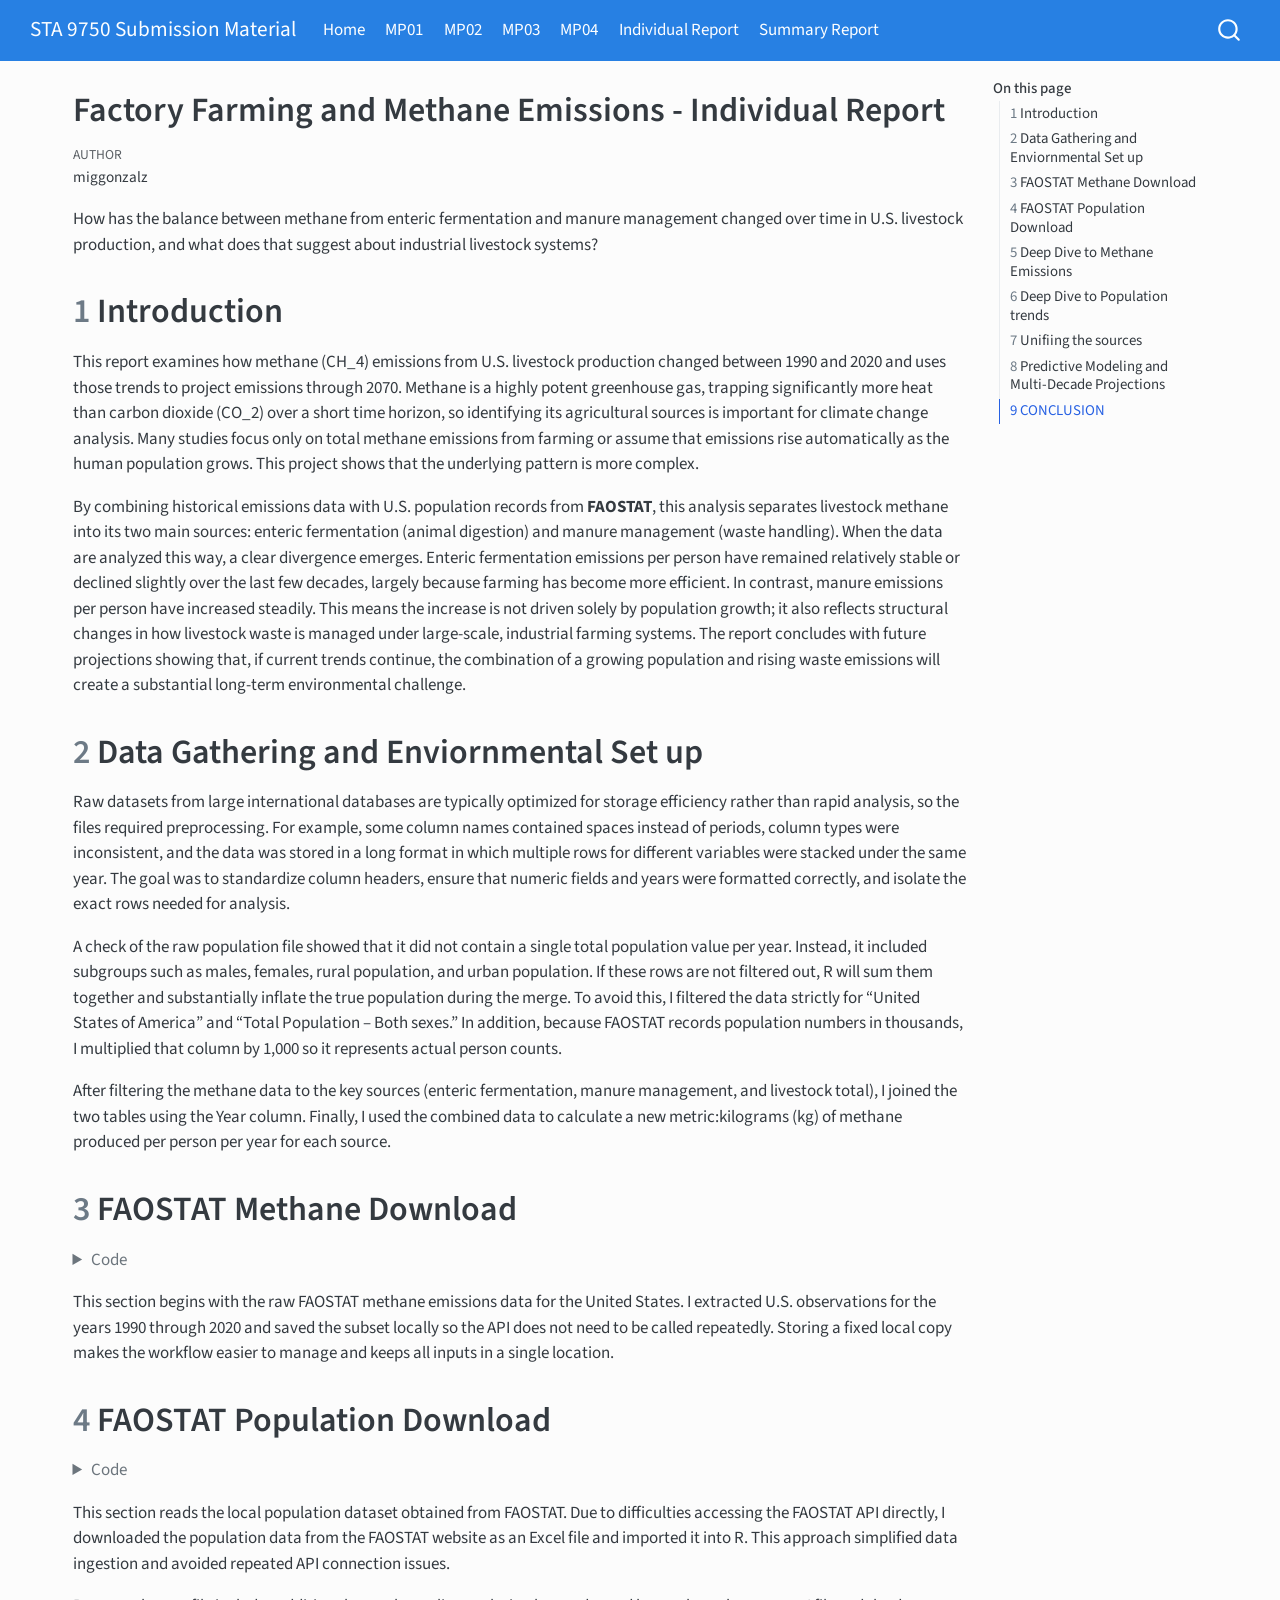
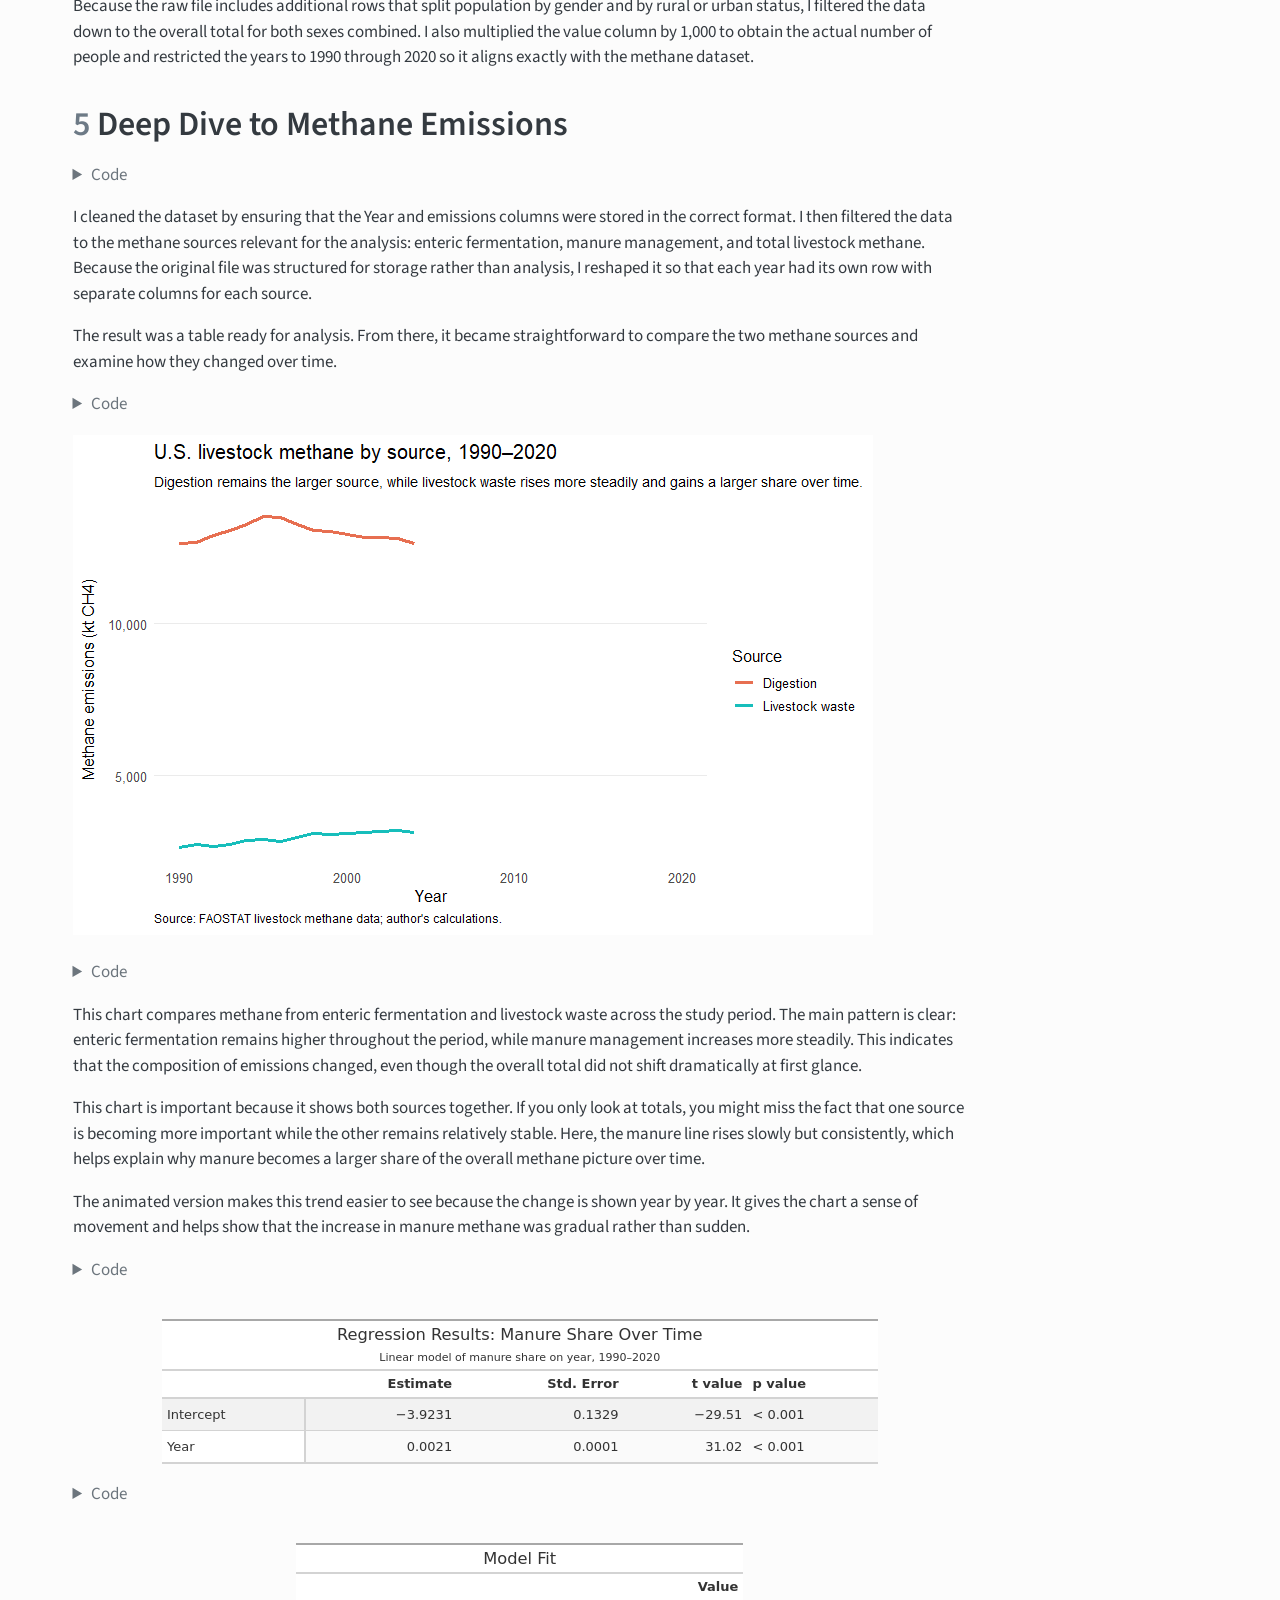
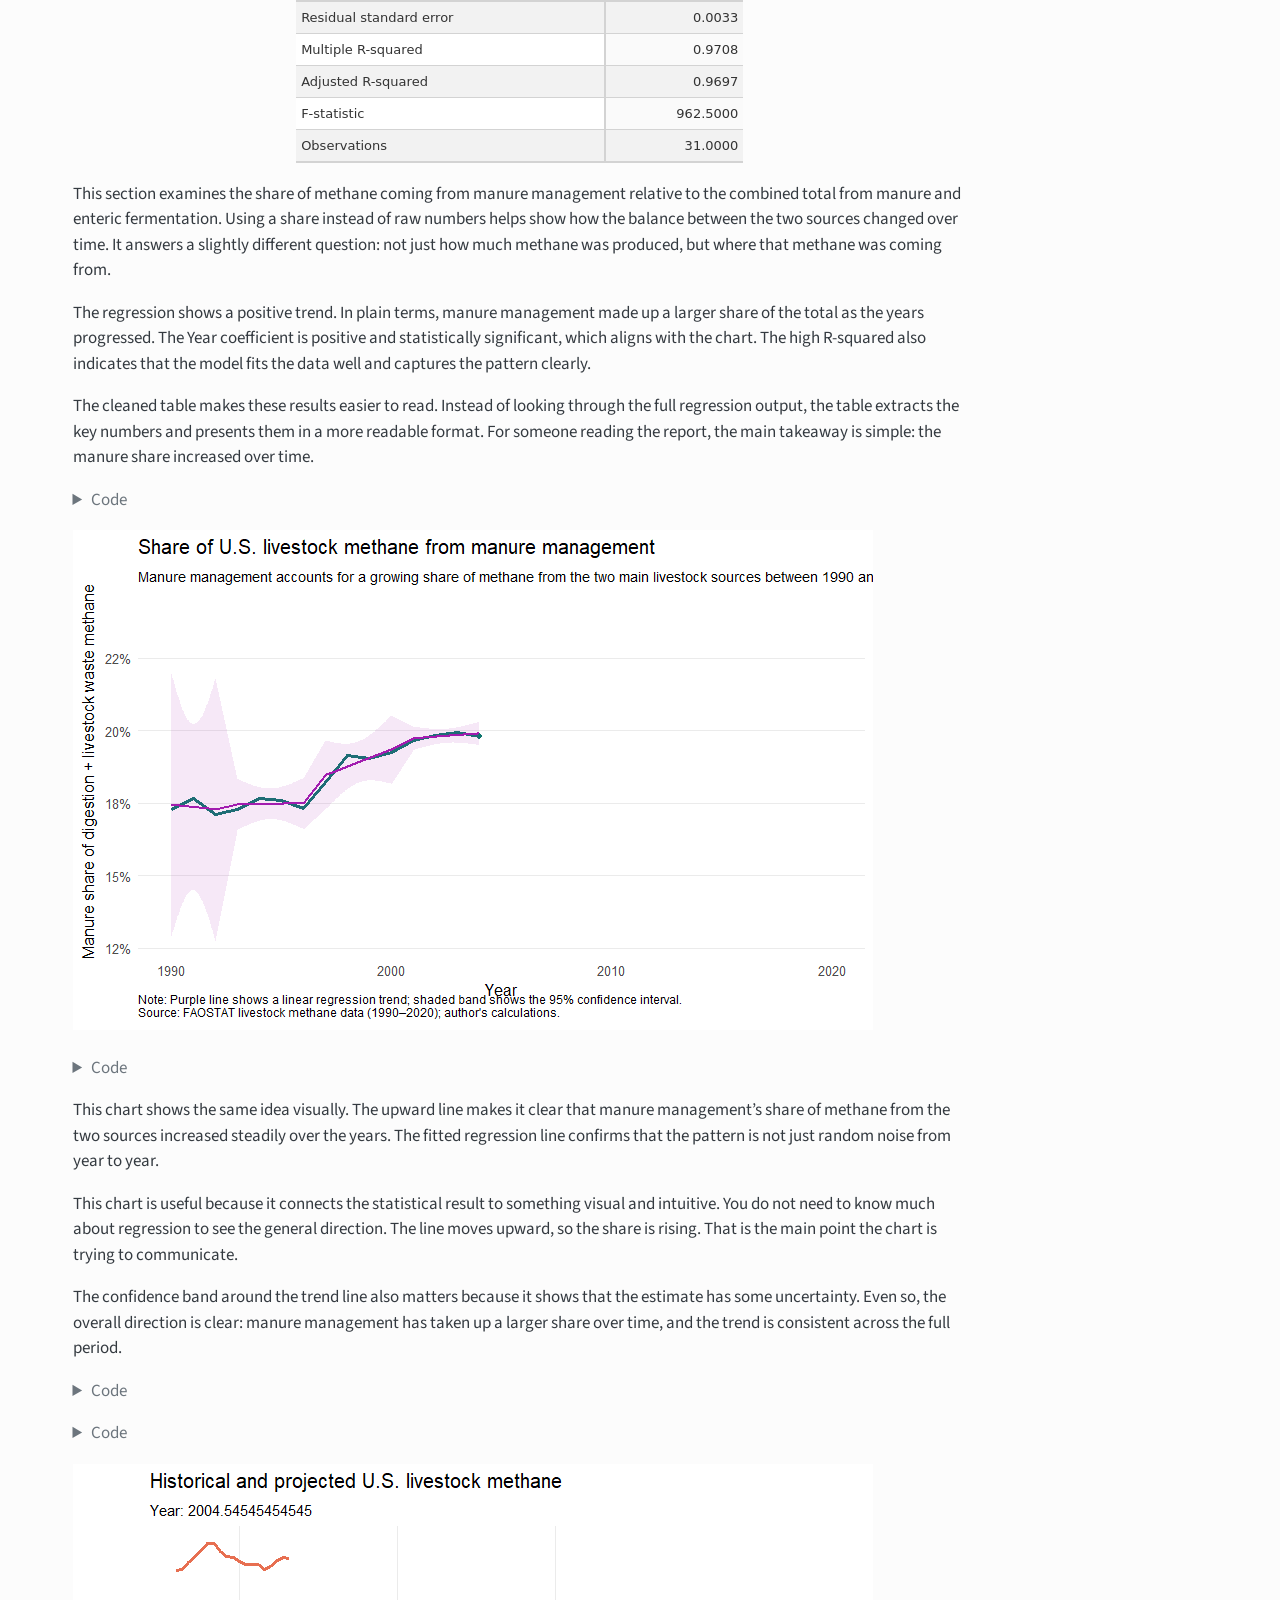
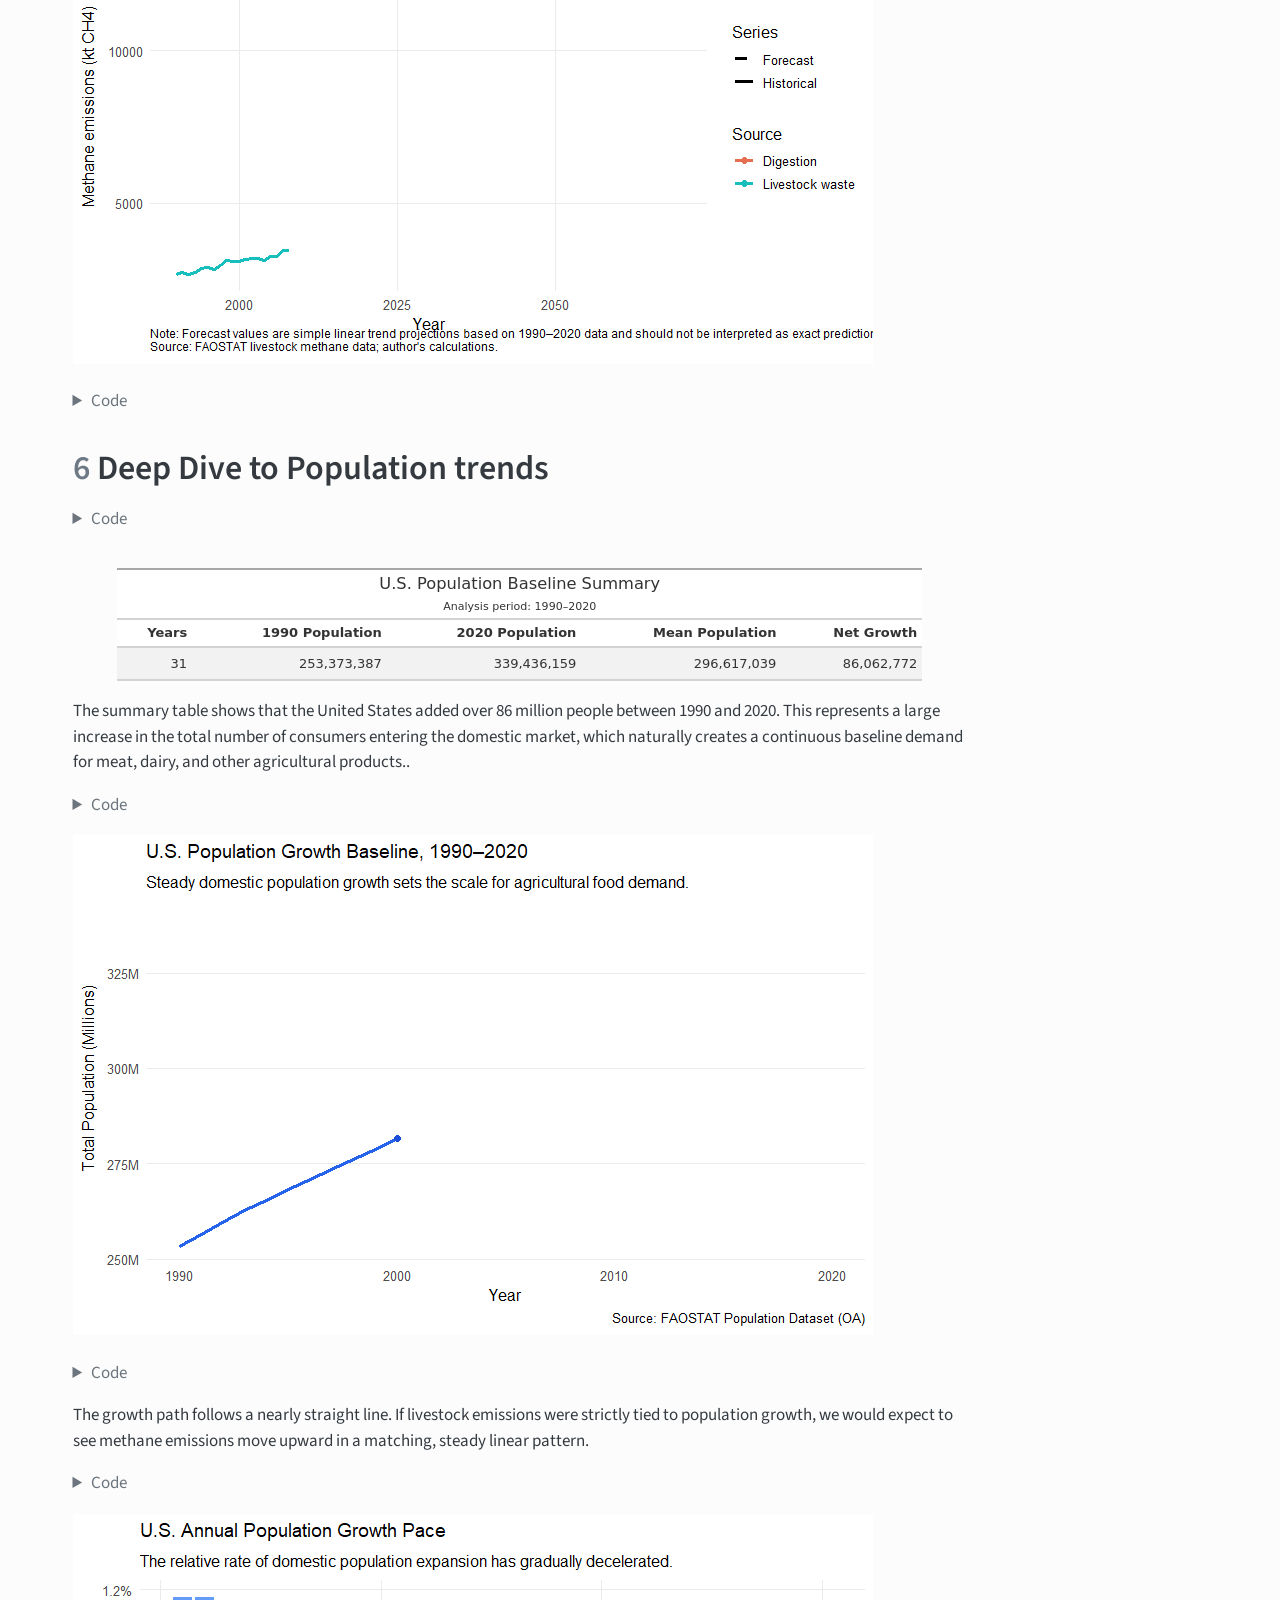
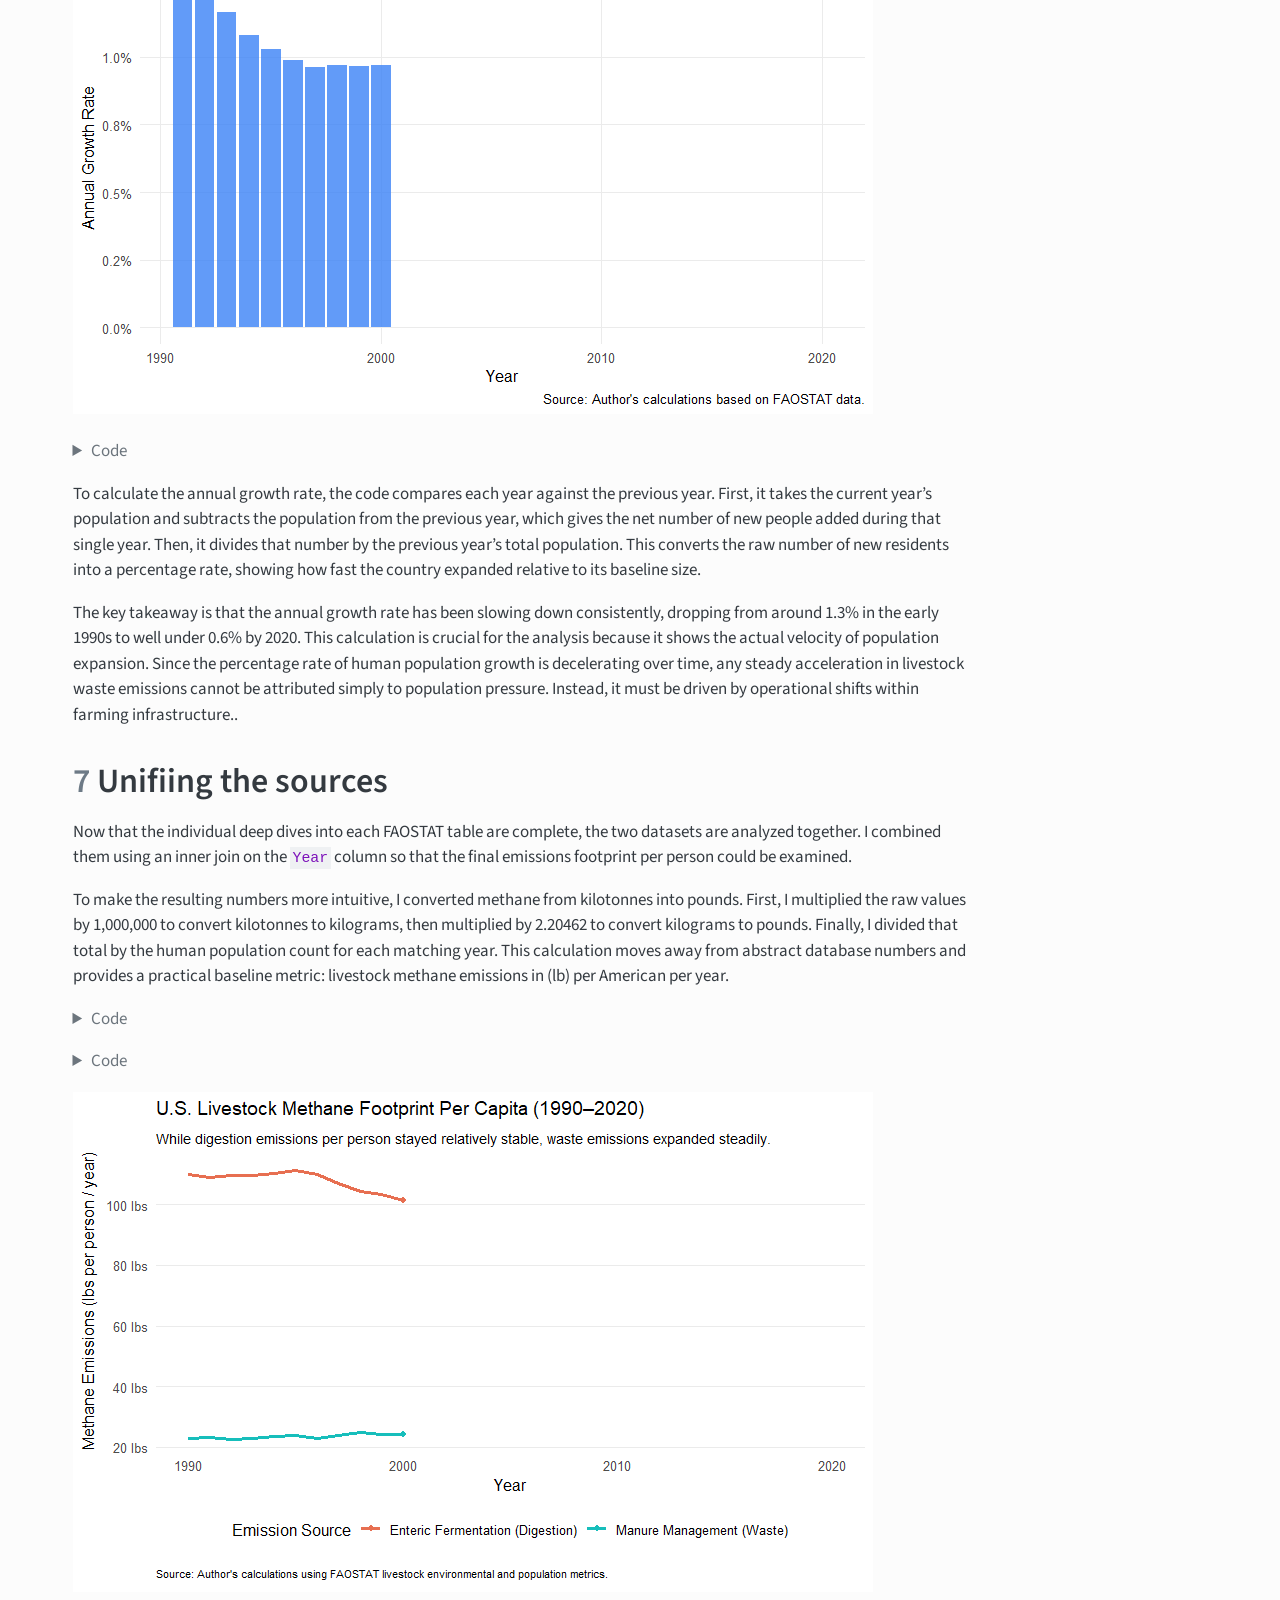
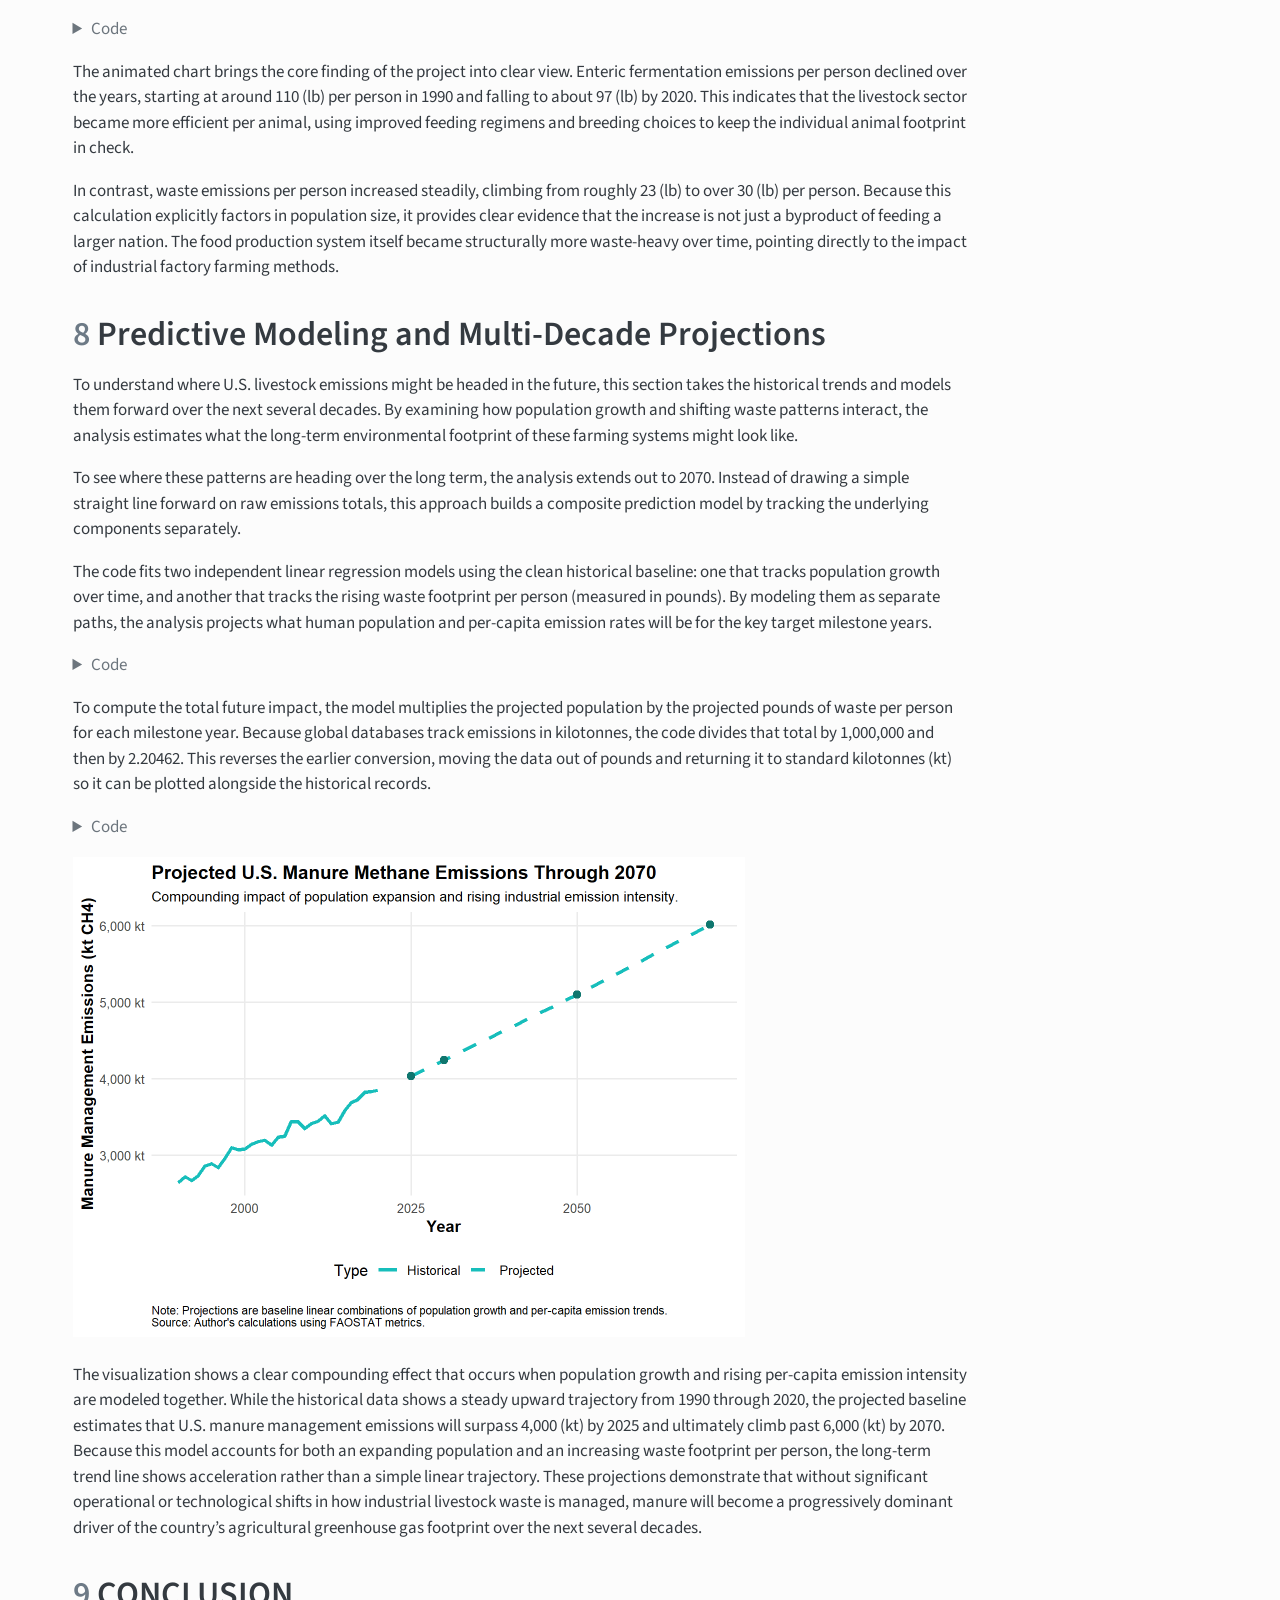
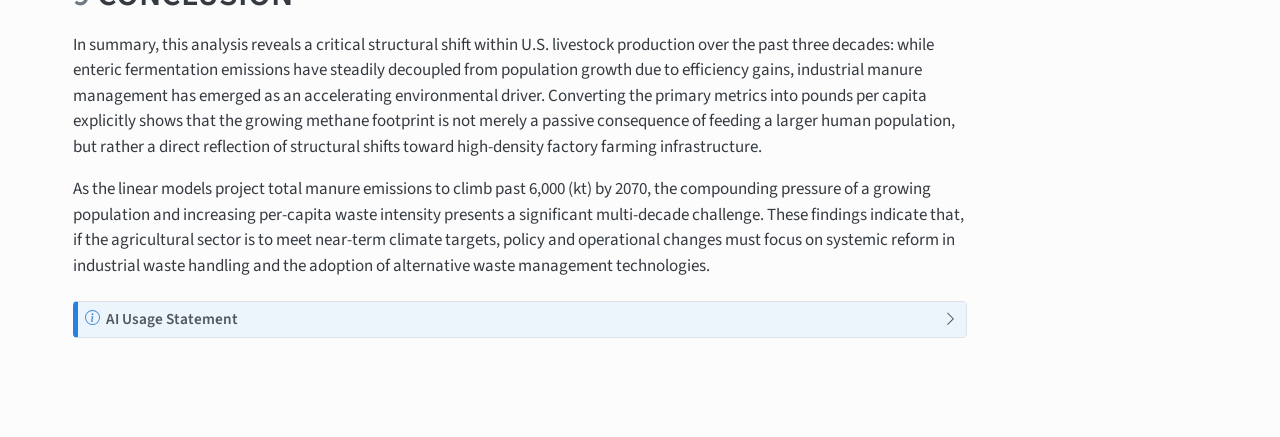
<file: docs/individual_report.html>
<!DOCTYPE html>
<html xmlns="http://www.w3.org/1999/xhtml" lang="en" xml:lang="en"><head>

<meta charset="utf-8">
<meta name="generator" content="quarto-1.8.27">

<meta name="viewport" content="width=device-width, initial-scale=1.0, user-scalable=yes">

<meta name="author" content="miggonzalz">

<title>Factory Farming and Methane Emissions - Individual Report – STA 9750 Submission Material</title>
<style>
code{white-space: pre-wrap;}
span.smallcaps{font-variant: small-caps;}
div.columns{display: flex; gap: min(4vw, 1.5em);}
div.column{flex: auto; overflow-x: auto;}
div.hanging-indent{margin-left: 1.5em; text-indent: -1.5em;}
ul.task-list{list-style: none;}
ul.task-list li input[type="checkbox"] {
  width: 0.8em;
  margin: 0 0.8em 0.2em -1em; /* quarto-specific, see https://github.com/quarto-dev/quarto-cli/issues/4556 */ 
  vertical-align: middle;
}
/* CSS for syntax highlighting */
html { -webkit-text-size-adjust: 100%; }
pre > code.sourceCode { white-space: pre; position: relative; }
pre > code.sourceCode > span { display: inline-block; line-height: 1.25; }
pre > code.sourceCode > span:empty { height: 1.2em; }
.sourceCode { overflow: visible; }
code.sourceCode > span { color: inherit; text-decoration: inherit; }
div.sourceCode { margin: 1em 0; }
pre.sourceCode { margin: 0; }
@media screen {
div.sourceCode { overflow: auto; }
}
@media print {
pre > code.sourceCode { white-space: pre-wrap; }
pre > code.sourceCode > span { text-indent: -5em; padding-left: 5em; }
}
pre.numberSource code
  { counter-reset: source-line 0; }
pre.numberSource code > span
  { position: relative; left: -4em; counter-increment: source-line; }
pre.numberSource code > span > a:first-child::before
  { content: counter(source-line);
    position: relative; left: -1em; text-align: right; vertical-align: baseline;
    border: none; display: inline-block;
    -webkit-touch-callout: none; -webkit-user-select: none;
    -khtml-user-select: none; -moz-user-select: none;
    -ms-user-select: none; user-select: none;
    padding: 0 4px; width: 4em;
  }
pre.numberSource { margin-left: 3em;  padding-left: 4px; }
div.sourceCode
  {   }
@media screen {
pre > code.sourceCode > span > a:first-child::before { text-decoration: underline; }
}
</style>


<script src="site_libs/quarto-nav/quarto-nav.js"></script>
<script src="site_libs/quarto-nav/headroom.min.js"></script>
<script src="site_libs/clipboard/clipboard.min.js"></script>
<script src="site_libs/quarto-search/autocomplete.umd.js"></script>
<script src="site_libs/quarto-search/fuse.min.js"></script>
<script src="site_libs/quarto-search/quarto-search.js"></script>
<meta name="quarto:offset" content="./">
<script src="site_libs/quarto-html/quarto.js" type="module"></script>
<script src="site_libs/quarto-html/tabsets/tabsets.js" type="module"></script>
<script src="site_libs/quarto-html/axe/axe-check.js" type="module"></script>
<script src="site_libs/quarto-html/popper.min.js"></script>
<script src="site_libs/quarto-html/tippy.umd.min.js"></script>
<script src="site_libs/quarto-html/anchor.min.js"></script>
<link href="site_libs/quarto-html/tippy.css" rel="stylesheet">
<link href="site_libs/quarto-html/quarto-syntax-highlighting-ed96de9b727972fe78a7b5d16c58bf87.css" rel="stylesheet" id="quarto-text-highlighting-styles">
<script src="site_libs/bootstrap/bootstrap.min.js"></script>
<link href="site_libs/bootstrap/bootstrap-icons.css" rel="stylesheet">
<link href="site_libs/bootstrap/bootstrap-029b10fc0dc652dab2ec1ac156c1a037.min.css" rel="stylesheet" append-hash="true" id="quarto-bootstrap" data-mode="light">
<script id="quarto-search-options" type="application/json">{
  "location": "navbar",
  "copy-button": false,
  "collapse-after": 3,
  "panel-placement": "end",
  "type": "overlay",
  "limit": 50,
  "keyboard-shortcut": [
    "f",
    "/",
    "s"
  ],
  "show-item-context": false,
  "language": {
    "search-no-results-text": "No results",
    "search-matching-documents-text": "matching documents",
    "search-copy-link-title": "Copy link to search",
    "search-hide-matches-text": "Hide additional matches",
    "search-more-match-text": "more match in this document",
    "search-more-matches-text": "more matches in this document",
    "search-clear-button-title": "Clear",
    "search-text-placeholder": "",
    "search-detached-cancel-button-title": "Cancel",
    "search-submit-button-title": "Submit",
    "search-label": "Search"
  }
}</script>


<link rel="stylesheet" href="styles.css">
</head>

<body class="nav-fixed quarto-light">

<div id="quarto-search-results"></div>
  <header id="quarto-header" class="headroom fixed-top">
    <nav class="navbar navbar-expand-lg " data-bs-theme="dark">
      <div class="navbar-container container-fluid">
      <div class="navbar-brand-container mx-auto">
    <a class="navbar-brand" href="./index.html">
    <span class="navbar-title">STA 9750 Submission Material</span>
    </a>
  </div>
            <div id="quarto-search" class="" title="Search"></div>
          <button class="navbar-toggler" type="button" data-bs-toggle="collapse" data-bs-target="#navbarCollapse" aria-controls="navbarCollapse" role="menu" aria-expanded="false" aria-label="Toggle navigation" onclick="if (window.quartoToggleHeadroom) { window.quartoToggleHeadroom(); }">
  <span class="navbar-toggler-icon"></span>
</button>
          <div class="collapse navbar-collapse" id="navbarCollapse">
            <ul class="navbar-nav navbar-nav-scroll me-auto">
  <li class="nav-item">
    <a class="nav-link" href="./index.html"> 
<span class="menu-text">Home</span></a>
  </li>  
  <li class="nav-item">
    <a class="nav-link" href="./mp01.html"> 
<span class="menu-text">MP01</span></a>
  </li>  
  <li class="nav-item">
    <a class="nav-link" href="./mp02.html"> 
<span class="menu-text">MP02</span></a>
  </li>  
  <li class="nav-item">
    <a class="nav-link" href="./mp03.html"> 
<span class="menu-text">MP03</span></a>
  </li>  
  <li class="nav-item">
    <a class="nav-link" href="./mp04.html"> 
<span class="menu-text">MP04</span></a>
  </li>  
  <li class="nav-item">
    <a class="nav-link active" href="./individual_report.html" aria-current="page"> 
<span class="menu-text">Individual Report</span></a>
  </li>  
  <li class="nav-item">
    <a class="nav-link" href="./summary_report.html"> 
<span class="menu-text">Summary Report</span></a>
  </li>  
</ul>
          </div> <!-- /navcollapse -->
            <div class="quarto-navbar-tools">
</div>
      </div> <!-- /container-fluid -->
    </nav>
</header>
<!-- content -->
<div id="quarto-content" class="quarto-container page-columns page-rows-contents page-layout-full page-navbar">
<!-- sidebar -->
<!-- margin-sidebar -->
    <div id="quarto-margin-sidebar" class="sidebar margin-sidebar">
        <nav id="TOC" role="doc-toc" class="toc-active">
    <h2 id="toc-title">On this page</h2>
   
  <ul>
  <li><a href="#introduction" id="toc-introduction" class="nav-link active" data-scroll-target="#introduction"><span class="header-section-number">1</span> Introduction</a></li>
  <li><a href="#data-gathering-and-enviornmental-set-up" id="toc-data-gathering-and-enviornmental-set-up" class="nav-link" data-scroll-target="#data-gathering-and-enviornmental-set-up"><span class="header-section-number">2</span> Data Gathering and Enviornmental Set up</a></li>
  <li><a href="#faostat-methane-download" id="toc-faostat-methane-download" class="nav-link" data-scroll-target="#faostat-methane-download"><span class="header-section-number">3</span> FAOSTAT Methane Download</a></li>
  <li><a href="#faostat-population-download" id="toc-faostat-population-download" class="nav-link" data-scroll-target="#faostat-population-download"><span class="header-section-number">4</span> FAOSTAT Population Download</a></li>
  <li><a href="#deep-dive-to-methane-emissions" id="toc-deep-dive-to-methane-emissions" class="nav-link" data-scroll-target="#deep-dive-to-methane-emissions"><span class="header-section-number">5</span> Deep Dive to Methane Emissions</a></li>
  <li><a href="#deep-dive-to-population-trends" id="toc-deep-dive-to-population-trends" class="nav-link" data-scroll-target="#deep-dive-to-population-trends"><span class="header-section-number">6</span> Deep Dive to Population trends</a></li>
  <li><a href="#unifiing-the-sources" id="toc-unifiing-the-sources" class="nav-link" data-scroll-target="#unifiing-the-sources"><span class="header-section-number">7</span> Unifiing the sources</a></li>
  <li><a href="#predictive-modeling-and-multi-decade-projections" id="toc-predictive-modeling-and-multi-decade-projections" class="nav-link" data-scroll-target="#predictive-modeling-and-multi-decade-projections"><span class="header-section-number">8</span> Predictive Modeling and Multi-Decade Projections</a></li>
  <li><a href="#conclusion" id="toc-conclusion" class="nav-link" data-scroll-target="#conclusion"><span class="header-section-number">9</span> CONCLUSION</a></li>
  </ul>
</nav>
    </div>
<!-- main -->
<main class="content column-page-left" id="quarto-document-content">

<header id="title-block-header" class="quarto-title-block default">
<div class="quarto-title">
<h1 class="title">Factory Farming and Methane Emissions - Individual Report</h1>
</div>



<div class="quarto-title-meta column-page-left">

    <div>
    <div class="quarto-title-meta-heading">Author</div>
    <div class="quarto-title-meta-contents">
             <p>miggonzalz </p>
          </div>
  </div>
    
  
    
  </div>
  


</header>


<p>How has the balance between methane from enteric fermentation and manure management changed over time in U.S. livestock production, and what does that suggest about industrial livestock systems?</p>
<section id="introduction" class="level1" data-number="1">
<h1 data-number="1"><span class="header-section-number">1</span> Introduction</h1>
<p>This report examines how methane (CH_4) emissions from U.S. livestock production changed between 1990 and 2020 and uses those trends to project emissions through 2070. Methane is a highly potent greenhouse gas, trapping significantly more heat than carbon dioxide (CO_2) over a short time horizon, so identifying its agricultural sources is important for climate change analysis. Many studies focus only on total methane emissions from farming or assume that emissions rise automatically as the human population grows. This project shows that the underlying pattern is more complex.</p>
<p>By combining historical emissions data with U.S. population records from <strong>FAOSTAT</strong>, this analysis separates livestock methane into its two main sources: enteric fermentation (animal digestion) and manure management (waste handling). When the data are analyzed this way, a clear divergence emerges. Enteric fermentation emissions per person have remained relatively stable or declined slightly over the last few decades, largely because farming has become more efficient. In contrast, manure emissions per person have increased steadily. This means the increase is not driven solely by population growth; it also reflects structural changes in how livestock waste is managed under large-scale, industrial farming systems. The report concludes with future projections showing that, if current trends continue, the combination of a growing population and rising waste emissions will create a substantial long-term environmental challenge.</p>
</section>
<section id="data-gathering-and-enviornmental-set-up" class="level1" data-number="2">
<h1 data-number="2"><span class="header-section-number">2</span> Data Gathering and Enviornmental Set up</h1>
<p>Raw datasets from large international databases are typically optimized for storage efficiency rather than rapid analysis, so the files required preprocessing. For example, some column names contained spaces instead of periods, column types were inconsistent, and the data was stored in a long format in which multiple rows for different variables were stacked under the same year. The goal was to standardize column headers, ensure that numeric fields and years were formatted correctly, and isolate the exact rows needed for analysis.</p>
<p>A check of the raw population file showed that it did not contain a single total population value per year. Instead, it included subgroups such as males, females, rural population, and urban population. If these rows are not filtered out, R will sum them together and substantially inflate the true population during the merge. To avoid this, I filtered the data strictly for “United States of America” and “Total Population – Both sexes.” In addition, because FAOSTAT records population numbers in thousands, I multiplied that column by 1,000 so it represents actual person counts.</p>
<p>After filtering the methane data to the key sources (enteric fermentation, manure management, and livestock total), I joined the two tables using the Year column. Finally, I used the combined data to calculate a new metric:kilograms (kg) of methane produced per person per year for each source.</p>
</section>
<section id="faostat-methane-download" class="level1" data-number="3">
<h1 data-number="3"><span class="header-section-number">3</span> FAOSTAT Methane Download</h1>
<div class="cell">
<details class="code-fold">
<summary>Code</summary>
<div class="code-copy-outer-scaffold"><div class="sourceCode cell-code" id="cb1"><pre class="sourceCode r code-with-copy"><code class="sourceCode r"><span id="cb1-1"><a href="#cb1-1" aria-hidden="true" tabindex="-1"></a><span class="fu">library</span>(FAOSTAT)  </span>
<span id="cb1-2"><a href="#cb1-2" aria-hidden="true" tabindex="-1"></a><span class="fu">library</span>(dplyr)</span>
<span id="cb1-3"><a href="#cb1-3" aria-hidden="true" tabindex="-1"></a><span class="fu">library</span>(readr)</span>
<span id="cb1-4"><a href="#cb1-4" aria-hidden="true" tabindex="-1"></a><span class="fu">library</span>(tidyr)</span>
<span id="cb1-5"><a href="#cb1-5" aria-hidden="true" tabindex="-1"></a></span>
<span id="cb1-6"><a href="#cb1-6" aria-hidden="true" tabindex="-1"></a><span class="co"># Where you want to save the CSV</span></span>
<span id="cb1-7"><a href="#cb1-7" aria-hidden="true" tabindex="-1"></a>file_destination <span class="ot">&lt;-</span> <span class="fu">file.path</span>(<span class="st">"data"</span>, <span class="st">"group_project"</span>, <span class="st">"faostat"</span>, <span class="st">"methane_us_1990plus.csv"</span>)</span>
<span id="cb1-8"><a href="#cb1-8" aria-hidden="true" tabindex="-1"></a></span>
<span id="cb1-9"><a href="#cb1-9" aria-hidden="true" tabindex="-1"></a><span class="co"># 1) Check if the CSV already exists</span></span>
<span id="cb1-10"><a href="#cb1-10" aria-hidden="true" tabindex="-1"></a><span class="cf">if</span> (<span class="fu">file.exists</span>(file_destination)) {</span>
<span id="cb1-11"><a href="#cb1-11" aria-hidden="true" tabindex="-1"></a>  <span class="fu">message</span>(<span class="st">"CSV already exists: skipping API pull."</span>)</span>
<span id="cb1-12"><a href="#cb1-12" aria-hidden="true" tabindex="-1"></a>  df <span class="ot">&lt;-</span> <span class="fu">read_csv</span>(file_destination, <span class="at">show_col_types =</span> <span class="cn">FALSE</span>)</span>
<span id="cb1-13"><a href="#cb1-13" aria-hidden="true" tabindex="-1"></a>} <span class="cf">else</span> {</span>
<span id="cb1-14"><a href="#cb1-14" aria-hidden="true" tabindex="-1"></a>  <span class="fu">message</span>(<span class="st">"CSV not found: running API pull..."</span>)</span>
<span id="cb1-15"><a href="#cb1-15" aria-hidden="true" tabindex="-1"></a></span>
<span id="cb1-16"><a href="#cb1-16" aria-hidden="true" tabindex="-1"></a>  <span class="co"># Run your FAOSTAT pull; example with read_fao (adjust codes as needed)</span></span>
<span id="cb1-17"><a href="#cb1-17" aria-hidden="true" tabindex="-1"></a>  methane_us_1990plus <span class="ot">&lt;-</span> <span class="fu">read_fao</span>(</span>
<span id="cb1-18"><a href="#cb1-18" aria-hidden="true" tabindex="-1"></a>    <span class="at">area_codes =</span> <span class="st">"840"</span>,          <span class="co"># USA</span></span>
<span id="cb1-19"><a href="#cb1-19" aria-hidden="true" tabindex="-1"></a>    <span class="at">element_codes =</span> <span class="fu">c</span>(<span class="st">"72441"</span>, <span class="st">"72254"</span>, <span class="st">"72256"</span>),</span>
<span id="cb1-20"><a href="#cb1-20" aria-hidden="true" tabindex="-1"></a>    <span class="at">item_codes =</span> <span class="st">"F1757"</span>,</span>
<span id="cb1-21"><a href="#cb1-21" aria-hidden="true" tabindex="-1"></a>    <span class="at">year_codes =</span> <span class="fu">as.character</span>(<span class="dv">1990</span><span class="sc">:</span><span class="dv">2024</span>),</span>
<span id="cb1-22"><a href="#cb1-22" aria-hidden="true" tabindex="-1"></a>    <span class="at">dataset =</span> <span class="st">"GLE"</span></span>
<span id="cb1-23"><a href="#cb1-23" aria-hidden="true" tabindex="-1"></a>  ) <span class="sc">%&gt;%</span></span>
<span id="cb1-24"><a href="#cb1-24" aria-hidden="true" tabindex="-1"></a>    <span class="fu">as_tibble</span>()</span>
<span id="cb1-25"><a href="#cb1-25" aria-hidden="true" tabindex="-1"></a></span>
<span id="cb1-26"><a href="#cb1-26" aria-hidden="true" tabindex="-1"></a>  <span class="co"># Write to disk so next time it will be skipped</span></span>
<span id="cb1-27"><a href="#cb1-27" aria-hidden="true" tabindex="-1"></a>  <span class="fu">write_csv</span>(methane_us_1990plus, file_destination)</span>
<span id="cb1-28"><a href="#cb1-28" aria-hidden="true" tabindex="-1"></a></span>
<span id="cb1-29"><a href="#cb1-29" aria-hidden="true" tabindex="-1"></a>  df <span class="ot">&lt;-</span> methane_us_1990plus</span>
<span id="cb1-30"><a href="#cb1-30" aria-hidden="true" tabindex="-1"></a>}</span>
<span id="cb1-31"><a href="#cb1-31" aria-hidden="true" tabindex="-1"></a></span>
<span id="cb1-32"><a href="#cb1-32" aria-hidden="true" tabindex="-1"></a><span class="co"># 2) Basic sanity check</span></span>
<span id="cb1-33"><a href="#cb1-33" aria-hidden="true" tabindex="-1"></a><span class="fu">message</span>(<span class="fu">paste</span>(<span class="st">"Loaded"</span>, <span class="fu">nrow</span>(df), <span class="st">"rows from"</span>, file_destination))</span>
<span id="cb1-34"><a href="#cb1-34" aria-hidden="true" tabindex="-1"></a></span>
<span id="cb1-35"><a href="#cb1-35" aria-hidden="true" tabindex="-1"></a><span class="co"># from the FAOSTAT website and saved as methane_us_1990plus.csv</span></span>
<span id="cb1-36"><a href="#cb1-36" aria-hidden="true" tabindex="-1"></a><span class="co"># element_codes: 72441 = Enteric fermentation, 72254 = Manure management, 72256 = Livestock total</span></span>
<span id="cb1-37"><a href="#cb1-37" aria-hidden="true" tabindex="-1"></a><span class="co"># item_codes: F1757 = Livestock</span></span></code></pre></div><button title="Copy to Clipboard" class="code-copy-button"><i class="bi"></i></button></div>
</details>
</div>
<p>This section begins with the raw FAOSTAT methane emissions data for the United States. I extracted U.S. observations for the years 1990 through 2020 and saved the subset locally so the API does not need to be called repeatedly. Storing a fixed local copy makes the workflow easier to manage and keeps all inputs in a single location.</p>
</section>
<section id="faostat-population-download" class="level1" data-number="4">
<h1 data-number="4"><span class="header-section-number">4</span> FAOSTAT Population Download</h1>
<div class="cell">
<details class="code-fold">
<summary>Code</summary>
<div class="code-copy-outer-scaffold"><div class="sourceCode cell-code" id="cb2"><pre class="sourceCode r code-with-copy"><code class="sourceCode r"><span id="cb2-1"><a href="#cb2-1" aria-hidden="true" tabindex="-1"></a><span class="co"># Define the local path for the population file from your directory setup</span></span>
<span id="cb2-2"><a href="#cb2-2" aria-hidden="true" tabindex="-1"></a>pop_path <span class="ot">&lt;-</span> <span class="fu">file.path</span>(<span class="st">"data"</span>, <span class="st">"group_project"</span>, <span class="st">"faostat"</span>, <span class="st">"FAOSTAT_population.csv"</span>)</span>
<span id="cb2-3"><a href="#cb2-3" aria-hidden="true" tabindex="-1"></a></span>
<span id="cb2-4"><a href="#cb2-4" aria-hidden="true" tabindex="-1"></a><span class="co"># Read the raw local file into memory first so R can filter it</span></span>
<span id="cb2-5"><a href="#cb2-5" aria-hidden="true" tabindex="-1"></a>pop_raw <span class="ot">&lt;-</span> <span class="fu">read_csv</span>(pop_path, <span class="at">show_col_types =</span> <span class="cn">FALSE</span>)</span>
<span id="cb2-6"><a href="#cb2-6" aria-hidden="true" tabindex="-1"></a></span>
<span id="cb2-7"><a href="#cb2-7" aria-hidden="true" tabindex="-1"></a><span class="co"># Rename columns to use periods instead of spaces (easier for R)</span></span>
<span id="cb2-8"><a href="#cb2-8" aria-hidden="true" tabindex="-1"></a>pop_clean <span class="ot">&lt;-</span> pop_raw <span class="sc">%&gt;%</span></span>
<span id="cb2-9"><a href="#cb2-9" aria-hidden="true" tabindex="-1"></a>  <span class="fu">rename_with</span>(<span class="sc">~</span> <span class="fu">gsub</span>(<span class="st">" "</span>, <span class="st">"."</span>, .x)) <span class="sc">%&gt;%</span></span>
<span id="cb2-10"><a href="#cb2-10" aria-hidden="true" tabindex="-1"></a>  <span class="co"># Filter strictly for the overall total population row per year</span></span>
<span id="cb2-11"><a href="#cb2-11" aria-hidden="true" tabindex="-1"></a>  <span class="fu">filter</span>(</span>
<span id="cb2-12"><a href="#cb2-12" aria-hidden="true" tabindex="-1"></a>    Area <span class="sc">==</span> <span class="st">"United States of America"</span>,</span>
<span id="cb2-13"><a href="#cb2-13" aria-hidden="true" tabindex="-1"></a>    Element <span class="sc">==</span> <span class="st">"Total Population - Both sexes"</span></span>
<span id="cb2-14"><a href="#cb2-14" aria-hidden="true" tabindex="-1"></a>  ) <span class="sc">%&gt;%</span></span>
<span id="cb2-15"><a href="#cb2-15" aria-hidden="true" tabindex="-1"></a>  <span class="fu">mutate</span>(</span>
<span id="cb2-16"><a href="#cb2-16" aria-hidden="true" tabindex="-1"></a>    <span class="at">Year =</span> <span class="fu">as.integer</span>(Year),</span>
<span id="cb2-17"><a href="#cb2-17" aria-hidden="true" tabindex="-1"></a>    <span class="co"># FAOSTAT population is in thousands, so multiply by 1000 for actual count</span></span>
<span id="cb2-18"><a href="#cb2-18" aria-hidden="true" tabindex="-1"></a>    <span class="at">Population =</span> <span class="fu">as.numeric</span>(Value) <span class="sc">*</span> <span class="dv">1000</span></span>
<span id="cb2-19"><a href="#cb2-19" aria-hidden="true" tabindex="-1"></a>  ) <span class="sc">%&gt;%</span></span>
<span id="cb2-20"><a href="#cb2-20" aria-hidden="true" tabindex="-1"></a>  <span class="co"># Match the 1990-2020 timeframe of your methane data</span></span>
<span id="cb2-21"><a href="#cb2-21" aria-hidden="true" tabindex="-1"></a>  <span class="fu">filter</span>(Year <span class="sc">&gt;=</span> <span class="dv">1990</span> <span class="sc">&amp;</span> Year <span class="sc">&lt;=</span> <span class="dv">2020</span>) <span class="sc">%&gt;%</span> </span>
<span id="cb2-22"><a href="#cb2-22" aria-hidden="true" tabindex="-1"></a>  <span class="fu">select</span>(Year, Population)</span>
<span id="cb2-23"><a href="#cb2-23" aria-hidden="true" tabindex="-1"></a></span>
<span id="cb2-24"><a href="#cb2-24" aria-hidden="true" tabindex="-1"></a><span class="co"># Re-run your summary statistics to verify</span></span>
<span id="cb2-25"><a href="#cb2-25" aria-hidden="true" tabindex="-1"></a><span class="co">#summary(pop_clean$Population)</span></span>
<span id="cb2-26"><a href="#cb2-26" aria-hidden="true" tabindex="-1"></a></span>
<span id="cb2-27"><a href="#cb2-27" aria-hidden="true" tabindex="-1"></a><span class="co"># Note: Population data was downloaded from the FAOSTAT website as an Excel file</span></span>
<span id="cb2-28"><a href="#cb2-28" aria-hidden="true" tabindex="-1"></a><span class="co"># due to API connection issues and saved as FAOSTAT_population.csv.</span></span></code></pre></div><button title="Copy to Clipboard" class="code-copy-button"><i class="bi"></i></button></div>
</details>
</div>
<p>This section reads the local population dataset obtained from FAOSTAT. Due to difficulties accessing the FAOSTAT API directly, I downloaded the population data from the FAOSTAT website as an Excel file and imported it into R. This approach simplified data ingestion and avoided repeated API connection issues.</p>
<p>Because the raw file includes additional rows that split population by gender and by rural or urban status, I filtered the data down to the overall total for both sexes combined. I also multiplied the value column by 1,000 to obtain the actual number of people and restricted the years to 1990 through 2020 so it aligns exactly with the methane dataset.</p>
</section>
<section id="deep-dive-to-methane-emissions" class="level1" data-number="5">
<h1 data-number="5"><span class="header-section-number">5</span> Deep Dive to Methane Emissions</h1>
<div class="cell">
<details class="code-fold">
<summary>Code</summary>
<div class="code-copy-outer-scaffold"><div class="sourceCode cell-code" id="cb3"><pre class="sourceCode r code-with-copy"><code class="sourceCode r"><span id="cb3-1"><a href="#cb3-1" aria-hidden="true" tabindex="-1"></a>usa_summary <span class="ot">&lt;-</span> df <span class="sc">%&gt;%</span></span>
<span id="cb3-2"><a href="#cb3-2" aria-hidden="true" tabindex="-1"></a>  <span class="fu">mutate</span>(</span>
<span id="cb3-3"><a href="#cb3-3" aria-hidden="true" tabindex="-1"></a>    <span class="at">Area.Code =</span> <span class="fu">as.integer</span>(Area.Code),</span>
<span id="cb3-4"><a href="#cb3-4" aria-hidden="true" tabindex="-1"></a>    <span class="at">Element.Code =</span> <span class="fu">as.integer</span>(Element.Code),</span>
<span id="cb3-5"><a href="#cb3-5" aria-hidden="true" tabindex="-1"></a>    <span class="at">Item.Code =</span> <span class="fu">as.integer</span>(Item.Code),</span>
<span id="cb3-6"><a href="#cb3-6" aria-hidden="true" tabindex="-1"></a>    <span class="at">Year =</span> <span class="fu">as.integer</span>(Year),</span>
<span id="cb3-7"><a href="#cb3-7" aria-hidden="true" tabindex="-1"></a>    <span class="at">Value =</span> <span class="fu">as.numeric</span>(Value)</span>
<span id="cb3-8"><a href="#cb3-8" aria-hidden="true" tabindex="-1"></a>  ) <span class="sc">%&gt;%</span></span>
<span id="cb3-9"><a href="#cb3-9" aria-hidden="true" tabindex="-1"></a>  <span class="fu">filter</span>(</span>
<span id="cb3-10"><a href="#cb3-10" aria-hidden="true" tabindex="-1"></a>    Area.Code <span class="sc">==</span> <span class="dv">231</span>,</span>
<span id="cb3-11"><a href="#cb3-11" aria-hidden="true" tabindex="-1"></a>    Item.Code <span class="sc">==</span> <span class="dv">1755</span>,</span>
<span id="cb3-12"><a href="#cb3-12" aria-hidden="true" tabindex="-1"></a>    Element.Code <span class="sc">%in%</span> <span class="fu">c</span>(<span class="dv">72441</span>, <span class="dv">72254</span>, <span class="dv">72256</span>)</span>
<span id="cb3-13"><a href="#cb3-13" aria-hidden="true" tabindex="-1"></a>  ) <span class="sc">%&gt;%</span></span>
<span id="cb3-14"><a href="#cb3-14" aria-hidden="true" tabindex="-1"></a>  <span class="fu">group_by</span>(Year, Element) <span class="sc">%&gt;%</span></span>
<span id="cb3-15"><a href="#cb3-15" aria-hidden="true" tabindex="-1"></a>  <span class="fu">summarise</span>(</span>
<span id="cb3-16"><a href="#cb3-16" aria-hidden="true" tabindex="-1"></a>    <span class="at">Value =</span> <span class="fu">sum</span>(Value, <span class="at">na.rm =</span> <span class="cn">TRUE</span>),</span>
<span id="cb3-17"><a href="#cb3-17" aria-hidden="true" tabindex="-1"></a>    <span class="at">.groups =</span> <span class="st">"drop"</span></span>
<span id="cb3-18"><a href="#cb3-18" aria-hidden="true" tabindex="-1"></a>  ) <span class="sc">%&gt;%</span></span>
<span id="cb3-19"><a href="#cb3-19" aria-hidden="true" tabindex="-1"></a>  <span class="fu">pivot_wider</span>(<span class="at">names_from =</span> Element, <span class="at">values_from =</span> Value) <span class="sc">%&gt;%</span></span>
<span id="cb3-20"><a href="#cb3-20" aria-hidden="true" tabindex="-1"></a>  <span class="fu">rename</span>(</span>
<span id="cb3-21"><a href="#cb3-21" aria-hidden="true" tabindex="-1"></a>    <span class="at">digestion_methane =</span> <span class="st">`</span><span class="at">Enteric fermentation (Emissions CH4)</span><span class="st">`</span>,</span>
<span id="cb3-22"><a href="#cb3-22" aria-hidden="true" tabindex="-1"></a>    <span class="at">waste_methane =</span> <span class="st">`</span><span class="at">Manure management (Emissions CH4)</span><span class="st">`</span>,</span>
<span id="cb3-23"><a href="#cb3-23" aria-hidden="true" tabindex="-1"></a>    <span class="at">total_methane =</span> <span class="st">`</span><span class="at">Livestock total (Emissions CH4)</span><span class="st">`</span></span>
<span id="cb3-24"><a href="#cb3-24" aria-hidden="true" tabindex="-1"></a>  )</span>
<span id="cb3-25"><a href="#cb3-25" aria-hidden="true" tabindex="-1"></a></span>
<span id="cb3-26"><a href="#cb3-26" aria-hidden="true" tabindex="-1"></a><span class="co"># Filter for U.S. livestock methane sources:</span></span>
<span id="cb3-27"><a href="#cb3-27" aria-hidden="true" tabindex="-1"></a><span class="co"># Area.Code 231 = United States</span></span>
<span id="cb3-28"><a href="#cb3-28" aria-hidden="true" tabindex="-1"></a><span class="co"># Item.Code 1755 = Livestock</span></span>
<span id="cb3-29"><a href="#cb3-29" aria-hidden="true" tabindex="-1"></a><span class="co"># Element.Code: 72441 = Enteric, 72254 = Manure, 72256 = Livestock total</span></span>
<span id="cb3-30"><a href="#cb3-30" aria-hidden="true" tabindex="-1"></a><span class="co">#names(usa_summary)</span></span></code></pre></div><button title="Copy to Clipboard" class="code-copy-button"><i class="bi"></i></button></div>
</details>
</div>
<p>I cleaned the dataset by ensuring that the Year and emissions columns were stored in the correct format. I then filtered the data to the methane sources relevant for the analysis: enteric fermentation, manure management, and total livestock methane. Because the original file was structured for storage rather than analysis, I reshaped it so that each year had its own row with separate columns for each source.</p>
<p>The result was a table ready for analysis. From there, it became straightforward to compare the two methane sources and examine how they changed over time.</p>
<div class="cell">
<details class="code-fold">
<summary>Code</summary>
<div class="code-copy-outer-scaffold"><div class="sourceCode cell-code" id="cb4"><pre class="sourceCode r code-with-copy"><code class="sourceCode r"><span id="cb4-1"><a href="#cb4-1" aria-hidden="true" tabindex="-1"></a>knitr<span class="sc">::</span>opts_chunk<span class="sc">$</span><span class="fu">set</span>(<span class="at">dev =</span> <span class="st">"png"</span>)</span>
<span id="cb4-2"><a href="#cb4-2" aria-hidden="true" tabindex="-1"></a><span class="fu">options</span>(<span class="at">bitmapType =</span> <span class="st">"cairo"</span>)</span>
<span id="cb4-3"><a href="#cb4-3" aria-hidden="true" tabindex="-1"></a><span class="fu">library</span>(dplyr)</span>
<span id="cb4-4"><a href="#cb4-4" aria-hidden="true" tabindex="-1"></a><span class="fu">library</span>(tidyr)</span>
<span id="cb4-5"><a href="#cb4-5" aria-hidden="true" tabindex="-1"></a><span class="fu">library</span>(ggplot2)</span>
<span id="cb4-6"><a href="#cb4-6" aria-hidden="true" tabindex="-1"></a><span class="fu">library</span>(scales)</span>
<span id="cb4-7"><a href="#cb4-7" aria-hidden="true" tabindex="-1"></a><span class="fu">library</span>(gganimate)</span>
<span id="cb4-8"><a href="#cb4-8" aria-hidden="true" tabindex="-1"></a></span>
<span id="cb4-9"><a href="#cb4-9" aria-hidden="true" tabindex="-1"></a>plot_df <span class="ot">&lt;-</span> usa_summary <span class="sc">%&gt;%</span></span>
<span id="cb4-10"><a href="#cb4-10" aria-hidden="true" tabindex="-1"></a>  <span class="fu">filter</span>(Year <span class="sc">&lt;=</span> <span class="dv">2020</span>) <span class="sc">%&gt;%</span></span>
<span id="cb4-11"><a href="#cb4-11" aria-hidden="true" tabindex="-1"></a>  <span class="fu">select</span>(Year, digestion_methane, waste_methane) <span class="sc">%&gt;%</span></span>
<span id="cb4-12"><a href="#cb4-12" aria-hidden="true" tabindex="-1"></a>  <span class="fu">pivot_longer</span>(</span>
<span id="cb4-13"><a href="#cb4-13" aria-hidden="true" tabindex="-1"></a>    <span class="sc">-</span>Year,</span>
<span id="cb4-14"><a href="#cb4-14" aria-hidden="true" tabindex="-1"></a>    <span class="at">names_to =</span> <span class="st">"source"</span>,</span>
<span id="cb4-15"><a href="#cb4-15" aria-hidden="true" tabindex="-1"></a>    <span class="at">values_to =</span> <span class="st">"methane"</span></span>
<span id="cb4-16"><a href="#cb4-16" aria-hidden="true" tabindex="-1"></a>  ) <span class="sc">%&gt;%</span></span>
<span id="cb4-17"><a href="#cb4-17" aria-hidden="true" tabindex="-1"></a>  <span class="fu">mutate</span>(</span>
<span id="cb4-18"><a href="#cb4-18" aria-hidden="true" tabindex="-1"></a>    <span class="at">source =</span> <span class="fu">recode</span>(</span>
<span id="cb4-19"><a href="#cb4-19" aria-hidden="true" tabindex="-1"></a>      source,</span>
<span id="cb4-20"><a href="#cb4-20" aria-hidden="true" tabindex="-1"></a>      <span class="at">digestion_methane =</span> <span class="st">"Digestion"</span>,</span>
<span id="cb4-21"><a href="#cb4-21" aria-hidden="true" tabindex="-1"></a>      <span class="at">waste_methane =</span> <span class="st">"Livestock waste"</span></span>
<span id="cb4-22"><a href="#cb4-22" aria-hidden="true" tabindex="-1"></a>    )</span>
<span id="cb4-23"><a href="#cb4-23" aria-hidden="true" tabindex="-1"></a>  )</span>
<span id="cb4-24"><a href="#cb4-24" aria-hidden="true" tabindex="-1"></a></span>
<span id="cb4-25"><a href="#cb4-25" aria-hidden="true" tabindex="-1"></a>p_source <span class="ot">&lt;-</span> <span class="fu">ggplot</span>(plot_df, <span class="fu">aes</span>(<span class="at">x =</span> Year, <span class="at">y =</span> methane, <span class="at">color =</span> source, <span class="at">group =</span> source)) <span class="sc">+</span></span>
<span id="cb4-26"><a href="#cb4-26" aria-hidden="true" tabindex="-1"></a>  <span class="fu">geom_line</span>(<span class="at">linewidth =</span> <span class="fl">1.3</span>) <span class="sc">+</span></span>
<span id="cb4-27"><a href="#cb4-27" aria-hidden="true" tabindex="-1"></a>  <span class="fu">scale_color_manual</span>(</span>
<span id="cb4-28"><a href="#cb4-28" aria-hidden="true" tabindex="-1"></a>    <span class="at">values =</span> <span class="fu">c</span>(</span>
<span id="cb4-29"><a href="#cb4-29" aria-hidden="true" tabindex="-1"></a>      <span class="st">"Digestion"</span> <span class="ot">=</span> <span class="st">"#E76F51"</span>,</span>
<span id="cb4-30"><a href="#cb4-30" aria-hidden="true" tabindex="-1"></a>      <span class="st">"Livestock waste"</span> <span class="ot">=</span> <span class="st">"#17BEBB"</span></span>
<span id="cb4-31"><a href="#cb4-31" aria-hidden="true" tabindex="-1"></a>    )</span>
<span id="cb4-32"><a href="#cb4-32" aria-hidden="true" tabindex="-1"></a>  ) <span class="sc">+</span></span>
<span id="cb4-33"><a href="#cb4-33" aria-hidden="true" tabindex="-1"></a>  <span class="fu">scale_y_continuous</span>(</span>
<span id="cb4-34"><a href="#cb4-34" aria-hidden="true" tabindex="-1"></a>    <span class="at">labels =</span> <span class="fu">label_comma</span>()</span>
<span id="cb4-35"><a href="#cb4-35" aria-hidden="true" tabindex="-1"></a>  ) <span class="sc">+</span></span>
<span id="cb4-36"><a href="#cb4-36" aria-hidden="true" tabindex="-1"></a>  <span class="fu">labs</span>(</span>
<span id="cb4-37"><a href="#cb4-37" aria-hidden="true" tabindex="-1"></a>    <span class="at">title =</span> <span class="st">"U.S. livestock methane by source, 1990–2020"</span>,</span>
<span id="cb4-38"><a href="#cb4-38" aria-hidden="true" tabindex="-1"></a>    <span class="at">subtitle =</span> <span class="st">"Digestion remains the larger source, while livestock waste rises more steadily and gains a larger share over time."</span>,</span>
<span id="cb4-39"><a href="#cb4-39" aria-hidden="true" tabindex="-1"></a>    <span class="at">x =</span> <span class="st">"Year"</span>,</span>
<span id="cb4-40"><a href="#cb4-40" aria-hidden="true" tabindex="-1"></a>    <span class="at">y =</span> <span class="st">"Methane emissions (kt CH4)"</span>,</span>
<span id="cb4-41"><a href="#cb4-41" aria-hidden="true" tabindex="-1"></a>    <span class="at">color =</span> <span class="st">"Source"</span>,</span>
<span id="cb4-42"><a href="#cb4-42" aria-hidden="true" tabindex="-1"></a>    <span class="at">caption =</span> <span class="st">"Source: FAOSTAT livestock methane data; author's calculations."</span></span>
<span id="cb4-43"><a href="#cb4-43" aria-hidden="true" tabindex="-1"></a>  ) <span class="sc">+</span></span>
<span id="cb4-44"><a href="#cb4-44" aria-hidden="true" tabindex="-1"></a>  <span class="fu">theme_minimal</span>(<span class="at">base_size =</span> <span class="dv">12</span>) <span class="sc">+</span></span>
<span id="cb4-45"><a href="#cb4-45" aria-hidden="true" tabindex="-1"></a>  <span class="fu">theme</span>(</span>
<span id="cb4-46"><a href="#cb4-46" aria-hidden="true" tabindex="-1"></a>    <span class="at">plot.title =</span> <span class="fu">element_text</span>(<span class="at">face =</span> <span class="st">"bold"</span>, <span class="at">size =</span> <span class="dv">15</span>),</span>
<span id="cb4-47"><a href="#cb4-47" aria-hidden="true" tabindex="-1"></a>    <span class="at">plot.subtitle =</span> <span class="fu">element_text</span>(<span class="at">size =</span> <span class="fl">10.5</span>),</span>
<span id="cb4-48"><a href="#cb4-48" aria-hidden="true" tabindex="-1"></a>    <span class="at">axis.title =</span> <span class="fu">element_text</span>(<span class="at">face =</span> <span class="st">"bold"</span>),</span>
<span id="cb4-49"><a href="#cb4-49" aria-hidden="true" tabindex="-1"></a>    <span class="at">legend.position =</span> <span class="st">"right"</span>,</span>
<span id="cb4-50"><a href="#cb4-50" aria-hidden="true" tabindex="-1"></a>    <span class="at">panel.grid.minor =</span> <span class="fu">element_blank</span>(),</span>
<span id="cb4-51"><a href="#cb4-51" aria-hidden="true" tabindex="-1"></a>    <span class="at">panel.grid.major.x =</span> <span class="fu">element_blank</span>(),</span>
<span id="cb4-52"><a href="#cb4-52" aria-hidden="true" tabindex="-1"></a>    <span class="at">plot.caption =</span> <span class="fu">element_text</span>(<span class="at">size =</span> <span class="dv">9</span>, <span class="at">hjust =</span> <span class="dv">0</span>)</span>
<span id="cb4-53"><a href="#cb4-53" aria-hidden="true" tabindex="-1"></a>  ) <span class="sc">+</span></span>
<span id="cb4-54"><a href="#cb4-54" aria-hidden="true" tabindex="-1"></a>  <span class="fu">transition_reveal</span>(Year)</span>
<span id="cb4-55"><a href="#cb4-55" aria-hidden="true" tabindex="-1"></a></span>
<span id="cb4-56"><a href="#cb4-56" aria-hidden="true" tabindex="-1"></a><span class="fu">animate</span>(</span>
<span id="cb4-57"><a href="#cb4-57" aria-hidden="true" tabindex="-1"></a>  p_source,</span>
<span id="cb4-58"><a href="#cb4-58" aria-hidden="true" tabindex="-1"></a>  <span class="at">fps =</span> <span class="dv">2</span>,</span>
<span id="cb4-59"><a href="#cb4-59" aria-hidden="true" tabindex="-1"></a>  <span class="at">duration =</span> <span class="dv">10</span>,</span>
<span id="cb4-60"><a href="#cb4-60" aria-hidden="true" tabindex="-1"></a>  <span class="at">end_pause =</span> <span class="dv">12</span>,</span>
<span id="cb4-61"><a href="#cb4-61" aria-hidden="true" tabindex="-1"></a>  <span class="at">width =</span> <span class="dv">800</span>,</span>
<span id="cb4-62"><a href="#cb4-62" aria-hidden="true" tabindex="-1"></a>  <span class="at">height =</span> <span class="dv">500</span>,</span>
<span id="cb4-63"><a href="#cb4-63" aria-hidden="true" tabindex="-1"></a>  <span class="at">units =</span> <span class="st">"px"</span>,</span>
<span id="cb4-64"><a href="#cb4-64" aria-hidden="true" tabindex="-1"></a>  <span class="at">res =</span> <span class="dv">96</span></span>
<span id="cb4-65"><a href="#cb4-65" aria-hidden="true" tabindex="-1"></a>)</span></code></pre></div><button title="Copy to Clipboard" class="code-copy-button"><i class="bi"></i></button></div>
</details>
<div class="cell-output-display">
<div>
<figure class="figure">
<p><img src="individual_report_files/figure-html/source-trend-animated-1.gif" class="img-fluid figure-img"></p>
</figure>
</div>
</div>
<details class="code-fold">
<summary>Code</summary>
<div class="code-copy-outer-scaffold"><div class="sourceCode cell-code" id="cb5"><pre class="sourceCode r code-with-copy"><code class="sourceCode r"><span id="cb5-1"><a href="#cb5-1" aria-hidden="true" tabindex="-1"></a><span class="fu">anim_save</span>(<span class="st">"livestock_methane_sources.gif"</span>)</span></code></pre></div><button title="Copy to Clipboard" class="code-copy-button"><i class="bi"></i></button></div>
</details>
</div>
<p>This chart compares methane from enteric fermentation and livestock waste across the study period. The main pattern is clear: enteric fermentation remains higher throughout the period, while manure management increases more steadily. This indicates that the composition of emissions changed, even though the overall total did not shift dramatically at first glance.</p>
<p>This chart is important because it shows both sources together. If you only look at totals, you might miss the fact that one source is becoming more important while the other remains relatively stable. Here, the manure line rises slowly but consistently, which helps explain why manure becomes a larger share of the overall methane picture over time.</p>
<p>The animated version makes this trend easier to see because the change is shown year by year. It gives the chart a sense of movement and helps show that the increase in manure methane was gradual rather than sudden.</p>
<div class="cell">
<details class="code-fold">
<summary>Code</summary>
<div class="code-copy-outer-scaffold"><div class="sourceCode cell-code" id="cb6"><pre class="sourceCode r code-with-copy"><code class="sourceCode r"><span id="cb6-1"><a href="#cb6-1" aria-hidden="true" tabindex="-1"></a><span class="fu">library</span>(dplyr)</span>
<span id="cb6-2"><a href="#cb6-2" aria-hidden="true" tabindex="-1"></a><span class="fu">library</span>(gt)</span>
<span id="cb6-3"><a href="#cb6-3" aria-hidden="true" tabindex="-1"></a><span class="fu">library</span>(broom)</span>
<span id="cb6-4"><a href="#cb6-4" aria-hidden="true" tabindex="-1"></a><span class="fu">library</span>(tidyr)</span>
<span id="cb6-5"><a href="#cb6-5" aria-hidden="true" tabindex="-1"></a></span>
<span id="cb6-6"><a href="#cb6-6" aria-hidden="true" tabindex="-1"></a>balance_df <span class="ot">&lt;-</span> usa_summary <span class="sc">%&gt;%</span></span>
<span id="cb6-7"><a href="#cb6-7" aria-hidden="true" tabindex="-1"></a>  <span class="fu">filter</span>(Year <span class="sc">&lt;=</span> <span class="dv">2020</span>) <span class="sc">%&gt;%</span></span>
<span id="cb6-8"><a href="#cb6-8" aria-hidden="true" tabindex="-1"></a>  <span class="fu">mutate</span>(</span>
<span id="cb6-9"><a href="#cb6-9" aria-hidden="true" tabindex="-1"></a>    <span class="at">total_two_source =</span> digestion_methane <span class="sc">+</span> waste_methane,</span>
<span id="cb6-10"><a href="#cb6-10" aria-hidden="true" tabindex="-1"></a>    <span class="at">manure_share =</span> waste_methane <span class="sc">/</span> total_two_source,</span>
<span id="cb6-11"><a href="#cb6-11" aria-hidden="true" tabindex="-1"></a>    <span class="at">enteric_share =</span> digestion_methane <span class="sc">/</span> total_two_source</span>
<span id="cb6-12"><a href="#cb6-12" aria-hidden="true" tabindex="-1"></a>  )</span>
<span id="cb6-13"><a href="#cb6-13" aria-hidden="true" tabindex="-1"></a></span>
<span id="cb6-14"><a href="#cb6-14" aria-hidden="true" tabindex="-1"></a><span class="co"># Fit linear model: manure share as a function of year</span></span>
<span id="cb6-15"><a href="#cb6-15" aria-hidden="true" tabindex="-1"></a>model_share <span class="ot">&lt;-</span> <span class="fu">lm</span>(manure_share <span class="sc">~</span> Year, <span class="at">data =</span> balance_df)</span>
<span id="cb6-16"><a href="#cb6-16" aria-hidden="true" tabindex="-1"></a></span>
<span id="cb6-17"><a href="#cb6-17" aria-hidden="true" tabindex="-1"></a>coef_df <span class="ot">&lt;-</span> <span class="fu">tidy</span>(model_share) <span class="sc">%&gt;%</span></span>
<span id="cb6-18"><a href="#cb6-18" aria-hidden="true" tabindex="-1"></a>  <span class="fu">mutate</span>(</span>
<span id="cb6-19"><a href="#cb6-19" aria-hidden="true" tabindex="-1"></a>    <span class="at">term =</span> <span class="fu">recode</span>(term,</span>
<span id="cb6-20"><a href="#cb6-20" aria-hidden="true" tabindex="-1"></a>                  <span class="st">`</span><span class="at">(Intercept)</span><span class="st">`</span> <span class="ot">=</span> <span class="st">"Intercept"</span>,</span>
<span id="cb6-21"><a href="#cb6-21" aria-hidden="true" tabindex="-1"></a>                  <span class="at">Year =</span> <span class="st">"Year"</span>),</span>
<span id="cb6-22"><a href="#cb6-22" aria-hidden="true" tabindex="-1"></a>    <span class="at">estimate =</span> <span class="fu">round</span>(estimate, <span class="dv">4</span>),</span>
<span id="cb6-23"><a href="#cb6-23" aria-hidden="true" tabindex="-1"></a>    <span class="at">std.error =</span> <span class="fu">round</span>(std.error, <span class="dv">4</span>),</span>
<span id="cb6-24"><a href="#cb6-24" aria-hidden="true" tabindex="-1"></a>    <span class="at">statistic =</span> <span class="fu">round</span>(statistic, <span class="dv">2</span>),</span>
<span id="cb6-25"><a href="#cb6-25" aria-hidden="true" tabindex="-1"></a>    <span class="at">p.value =</span> <span class="fu">ifelse</span>(p.value <span class="sc">&lt;</span> <span class="fl">0.001</span>, <span class="st">"&lt; 0.001"</span>, <span class="fu">round</span>(p.value, <span class="dv">3</span>))</span>
<span id="cb6-26"><a href="#cb6-26" aria-hidden="true" tabindex="-1"></a>  ) <span class="sc">%&gt;%</span></span>
<span id="cb6-27"><a href="#cb6-27" aria-hidden="true" tabindex="-1"></a>  <span class="fu">select</span>(term, estimate, std.error, statistic, p.value)</span>
<span id="cb6-28"><a href="#cb6-28" aria-hidden="true" tabindex="-1"></a></span>
<span id="cb6-29"><a href="#cb6-29" aria-hidden="true" tabindex="-1"></a>fit_df <span class="ot">&lt;-</span> <span class="fu">data.frame</span>(</span>
<span id="cb6-30"><a href="#cb6-30" aria-hidden="true" tabindex="-1"></a>  <span class="at">term =</span> <span class="fu">c</span>(</span>
<span id="cb6-31"><a href="#cb6-31" aria-hidden="true" tabindex="-1"></a>    <span class="st">"Residual standard error"</span>,</span>
<span id="cb6-32"><a href="#cb6-32" aria-hidden="true" tabindex="-1"></a>    <span class="st">"Multiple R-squared"</span>,</span>
<span id="cb6-33"><a href="#cb6-33" aria-hidden="true" tabindex="-1"></a>    <span class="st">"Adjusted R-squared"</span>,</span>
<span id="cb6-34"><a href="#cb6-34" aria-hidden="true" tabindex="-1"></a>    <span class="st">"F-statistic"</span>,</span>
<span id="cb6-35"><a href="#cb6-35" aria-hidden="true" tabindex="-1"></a>    <span class="st">"Observations"</span></span>
<span id="cb6-36"><a href="#cb6-36" aria-hidden="true" tabindex="-1"></a>  ),</span>
<span id="cb6-37"><a href="#cb6-37" aria-hidden="true" tabindex="-1"></a>  <span class="at">value =</span> <span class="fu">c</span>(</span>
<span id="cb6-38"><a href="#cb6-38" aria-hidden="true" tabindex="-1"></a>    <span class="fu">round</span>(<span class="fu">sigma</span>(model_share), <span class="dv">4</span>),</span>
<span id="cb6-39"><a href="#cb6-39" aria-hidden="true" tabindex="-1"></a>    <span class="fu">round</span>(<span class="fu">summary</span>(model_share)<span class="sc">$</span>r.squared, <span class="dv">4</span>),</span>
<span id="cb6-40"><a href="#cb6-40" aria-hidden="true" tabindex="-1"></a>    <span class="fu">round</span>(<span class="fu">summary</span>(model_share)<span class="sc">$</span>adj.r.squared, <span class="dv">4</span>),</span>
<span id="cb6-41"><a href="#cb6-41" aria-hidden="true" tabindex="-1"></a>    <span class="fu">round</span>(<span class="fu">summary</span>(model_share)<span class="sc">$</span>fstatistic[<span class="dv">1</span>], <span class="dv">1</span>),</span>
<span id="cb6-42"><a href="#cb6-42" aria-hidden="true" tabindex="-1"></a>    <span class="fu">nobs</span>(model_share)</span>
<span id="cb6-43"><a href="#cb6-43" aria-hidden="true" tabindex="-1"></a>  )</span>
<span id="cb6-44"><a href="#cb6-44" aria-hidden="true" tabindex="-1"></a>)</span>
<span id="cb6-45"><a href="#cb6-45" aria-hidden="true" tabindex="-1"></a></span>
<span id="cb6-46"><a href="#cb6-46" aria-hidden="true" tabindex="-1"></a>gt_coef <span class="ot">&lt;-</span> coef_df <span class="sc">%&gt;%</span></span>
<span id="cb6-47"><a href="#cb6-47" aria-hidden="true" tabindex="-1"></a>  <span class="fu">gt</span>(<span class="at">rowname_col =</span> <span class="st">"term"</span>) <span class="sc">%&gt;%</span></span>
<span id="cb6-48"><a href="#cb6-48" aria-hidden="true" tabindex="-1"></a>  <span class="fu">tab_header</span>(</span>
<span id="cb6-49"><a href="#cb6-49" aria-hidden="true" tabindex="-1"></a>    <span class="at">title =</span> <span class="st">"Regression Results: Manure Share Over Time"</span>,</span>
<span id="cb6-50"><a href="#cb6-50" aria-hidden="true" tabindex="-1"></a>    <span class="at">subtitle =</span> <span class="st">"Linear model of manure share on year, 1990–2020"</span></span>
<span id="cb6-51"><a href="#cb6-51" aria-hidden="true" tabindex="-1"></a>  ) <span class="sc">%&gt;%</span></span>
<span id="cb6-52"><a href="#cb6-52" aria-hidden="true" tabindex="-1"></a>  <span class="fu">cols_label</span>(</span>
<span id="cb6-53"><a href="#cb6-53" aria-hidden="true" tabindex="-1"></a>    <span class="at">estimate =</span> <span class="st">"Estimate"</span>,</span>
<span id="cb6-54"><a href="#cb6-54" aria-hidden="true" tabindex="-1"></a>    <span class="at">std.error =</span> <span class="st">"Std. Error"</span>,</span>
<span id="cb6-55"><a href="#cb6-55" aria-hidden="true" tabindex="-1"></a>    <span class="at">statistic =</span> <span class="st">"t value"</span>,</span>
<span id="cb6-56"><a href="#cb6-56" aria-hidden="true" tabindex="-1"></a>    <span class="at">p.value =</span> <span class="st">"p value"</span></span>
<span id="cb6-57"><a href="#cb6-57" aria-hidden="true" tabindex="-1"></a>  ) <span class="sc">%&gt;%</span></span>
<span id="cb6-58"><a href="#cb6-58" aria-hidden="true" tabindex="-1"></a>  <span class="fu">fmt_number</span>(<span class="at">columns =</span> <span class="fu">c</span>(estimate, std.error), <span class="at">decimals =</span> <span class="dv">4</span>) <span class="sc">%&gt;%</span></span>
<span id="cb6-59"><a href="#cb6-59" aria-hidden="true" tabindex="-1"></a>  <span class="fu">fmt_number</span>(<span class="at">columns =</span> statistic, <span class="at">decimals =</span> <span class="dv">2</span>) <span class="sc">%&gt;%</span></span>
<span id="cb6-60"><a href="#cb6-60" aria-hidden="true" tabindex="-1"></a>  <span class="fu">tab_options</span>(</span>
<span id="cb6-61"><a href="#cb6-61" aria-hidden="true" tabindex="-1"></a>    <span class="at">table.font.size =</span> <span class="fu">px</span>(<span class="dv">13</span>),</span>
<span id="cb6-62"><a href="#cb6-62" aria-hidden="true" tabindex="-1"></a>    <span class="at">column_labels.font.weight =</span> <span class="st">"bold"</span>,</span>
<span id="cb6-63"><a href="#cb6-63" aria-hidden="true" tabindex="-1"></a>    <span class="at">row.striping.include_table_body =</span> <span class="cn">TRUE</span>,</span>
<span id="cb6-64"><a href="#cb6-64" aria-hidden="true" tabindex="-1"></a>    <span class="at">row.striping.background_color =</span> <span class="st">"#FAFAFA"</span>,</span>
<span id="cb6-65"><a href="#cb6-65" aria-hidden="true" tabindex="-1"></a>    <span class="at">table.width =</span> <span class="fu">pct</span>(<span class="dv">80</span>)</span>
<span id="cb6-66"><a href="#cb6-66" aria-hidden="true" tabindex="-1"></a>  )</span>
<span id="cb6-67"><a href="#cb6-67" aria-hidden="true" tabindex="-1"></a></span>
<span id="cb6-68"><a href="#cb6-68" aria-hidden="true" tabindex="-1"></a>gt_fit <span class="ot">&lt;-</span> fit_df <span class="sc">%&gt;%</span></span>
<span id="cb6-69"><a href="#cb6-69" aria-hidden="true" tabindex="-1"></a>  <span class="fu">gt</span>(<span class="at">rowname_col =</span> <span class="st">"term"</span>) <span class="sc">%&gt;%</span></span>
<span id="cb6-70"><a href="#cb6-70" aria-hidden="true" tabindex="-1"></a>  <span class="fu">tab_header</span>(<span class="at">title =</span> <span class="st">"Model Fit"</span>) <span class="sc">%&gt;%</span></span>
<span id="cb6-71"><a href="#cb6-71" aria-hidden="true" tabindex="-1"></a>  <span class="fu">cols_label</span>(<span class="at">value =</span> <span class="st">"Value"</span>) <span class="sc">%&gt;%</span></span>
<span id="cb6-72"><a href="#cb6-72" aria-hidden="true" tabindex="-1"></a>  <span class="fu">fmt_number</span>(<span class="at">columns =</span> value, <span class="at">decimals =</span> <span class="dv">4</span>) <span class="sc">%&gt;%</span></span>
<span id="cb6-73"><a href="#cb6-73" aria-hidden="true" tabindex="-1"></a>  <span class="fu">tab_options</span>(</span>
<span id="cb6-74"><a href="#cb6-74" aria-hidden="true" tabindex="-1"></a>    <span class="at">table.font.size =</span> <span class="fu">px</span>(<span class="dv">13</span>),</span>
<span id="cb6-75"><a href="#cb6-75" aria-hidden="true" tabindex="-1"></a>    <span class="at">column_labels.font.weight =</span> <span class="st">"bold"</span>,</span>
<span id="cb6-76"><a href="#cb6-76" aria-hidden="true" tabindex="-1"></a>    <span class="at">row.striping.include_table_body =</span> <span class="cn">TRUE</span>,</span>
<span id="cb6-77"><a href="#cb6-77" aria-hidden="true" tabindex="-1"></a>    <span class="at">row.striping.background_color =</span> <span class="st">"#FAFAFA"</span>,</span>
<span id="cb6-78"><a href="#cb6-78" aria-hidden="true" tabindex="-1"></a>    <span class="at">table.width =</span> <span class="fu">pct</span>(<span class="dv">50</span>)</span>
<span id="cb6-79"><a href="#cb6-79" aria-hidden="true" tabindex="-1"></a>  )</span>
<span id="cb6-80"><a href="#cb6-80" aria-hidden="true" tabindex="-1"></a></span>
<span id="cb6-81"><a href="#cb6-81" aria-hidden="true" tabindex="-1"></a>gt_coef</span></code></pre></div><button title="Copy to Clipboard" class="code-copy-button"><i class="bi"></i></button></div>
</details>
<div class="cell-output-display">
<div id="raqxgobsnn" style="padding-left:0px;padding-right:0px;padding-top:10px;padding-bottom:10px;overflow-x:auto;overflow-y:auto;width:auto;height:auto;">
<style>#raqxgobsnn table {
  font-family: system-ui, 'Segoe UI', Roboto, Helvetica, Arial, sans-serif, 'Apple Color Emoji', 'Segoe UI Emoji', 'Segoe UI Symbol', 'Noto Color Emoji';
  -webkit-font-smoothing: antialiased;
  -moz-osx-font-smoothing: grayscale;
}

#raqxgobsnn thead, #raqxgobsnn tbody, #raqxgobsnn tfoot, #raqxgobsnn tr, #raqxgobsnn td, #raqxgobsnn th {
  border-style: none;
}

#raqxgobsnn p {
  margin: 0;
  padding: 0;
}

#raqxgobsnn .gt_table {
  display: table;
  border-collapse: collapse;
  line-height: normal;
  margin-left: auto;
  margin-right: auto;
  color: #333333;
  font-size: 13px;
  font-weight: normal;
  font-style: normal;
  background-color: #FFFFFF;
  width: 80%;
  border-top-style: solid;
  border-top-width: 2px;
  border-top-color: #A8A8A8;
  border-right-style: none;
  border-right-width: 2px;
  border-right-color: #D3D3D3;
  border-bottom-style: solid;
  border-bottom-width: 2px;
  border-bottom-color: #A8A8A8;
  border-left-style: none;
  border-left-width: 2px;
  border-left-color: #D3D3D3;
}

#raqxgobsnn .gt_caption {
  padding-top: 4px;
  padding-bottom: 4px;
}

#raqxgobsnn .gt_title {
  color: #333333;
  font-size: 125%;
  font-weight: initial;
  padding-top: 4px;
  padding-bottom: 4px;
  padding-left: 5px;
  padding-right: 5px;
  border-bottom-color: #FFFFFF;
  border-bottom-width: 0;
}

#raqxgobsnn .gt_subtitle {
  color: #333333;
  font-size: 85%;
  font-weight: initial;
  padding-top: 3px;
  padding-bottom: 5px;
  padding-left: 5px;
  padding-right: 5px;
  border-top-color: #FFFFFF;
  border-top-width: 0;
}

#raqxgobsnn .gt_heading {
  background-color: #FFFFFF;
  text-align: center;
  border-bottom-color: #FFFFFF;
  border-left-style: none;
  border-left-width: 1px;
  border-left-color: #D3D3D3;
  border-right-style: none;
  border-right-width: 1px;
  border-right-color: #D3D3D3;
}

#raqxgobsnn .gt_bottom_border {
  border-bottom-style: solid;
  border-bottom-width: 2px;
  border-bottom-color: #D3D3D3;
}

#raqxgobsnn .gt_col_headings {
  border-top-style: solid;
  border-top-width: 2px;
  border-top-color: #D3D3D3;
  border-bottom-style: solid;
  border-bottom-width: 2px;
  border-bottom-color: #D3D3D3;
  border-left-style: none;
  border-left-width: 1px;
  border-left-color: #D3D3D3;
  border-right-style: none;
  border-right-width: 1px;
  border-right-color: #D3D3D3;
}

#raqxgobsnn .gt_col_heading {
  color: #333333;
  background-color: #FFFFFF;
  font-size: 100%;
  font-weight: bold;
  text-transform: inherit;
  border-left-style: none;
  border-left-width: 1px;
  border-left-color: #D3D3D3;
  border-right-style: none;
  border-right-width: 1px;
  border-right-color: #D3D3D3;
  vertical-align: bottom;
  padding-top: 5px;
  padding-bottom: 6px;
  padding-left: 5px;
  padding-right: 5px;
  overflow-x: hidden;
}

#raqxgobsnn .gt_column_spanner_outer {
  color: #333333;
  background-color: #FFFFFF;
  font-size: 100%;
  font-weight: bold;
  text-transform: inherit;
  padding-top: 0;
  padding-bottom: 0;
  padding-left: 4px;
  padding-right: 4px;
}

#raqxgobsnn .gt_column_spanner_outer:first-child {
  padding-left: 0;
}

#raqxgobsnn .gt_column_spanner_outer:last-child {
  padding-right: 0;
}

#raqxgobsnn .gt_column_spanner {
  border-bottom-style: solid;
  border-bottom-width: 2px;
  border-bottom-color: #D3D3D3;
  vertical-align: bottom;
  padding-top: 5px;
  padding-bottom: 5px;
  overflow-x: hidden;
  display: inline-block;
  width: 100%;
}

#raqxgobsnn .gt_spanner_row {
  border-bottom-style: hidden;
}

#raqxgobsnn .gt_group_heading {
  padding-top: 8px;
  padding-bottom: 8px;
  padding-left: 5px;
  padding-right: 5px;
  color: #333333;
  background-color: #FFFFFF;
  font-size: 100%;
  font-weight: initial;
  text-transform: inherit;
  border-top-style: solid;
  border-top-width: 2px;
  border-top-color: #D3D3D3;
  border-bottom-style: solid;
  border-bottom-width: 2px;
  border-bottom-color: #D3D3D3;
  border-left-style: none;
  border-left-width: 1px;
  border-left-color: #D3D3D3;
  border-right-style: none;
  border-right-width: 1px;
  border-right-color: #D3D3D3;
  vertical-align: middle;
  text-align: left;
}

#raqxgobsnn .gt_empty_group_heading {
  padding: 0.5px;
  color: #333333;
  background-color: #FFFFFF;
  font-size: 100%;
  font-weight: initial;
  border-top-style: solid;
  border-top-width: 2px;
  border-top-color: #D3D3D3;
  border-bottom-style: solid;
  border-bottom-width: 2px;
  border-bottom-color: #D3D3D3;
  vertical-align: middle;
}

#raqxgobsnn .gt_from_md > :first-child {
  margin-top: 0;
}

#raqxgobsnn .gt_from_md > :last-child {
  margin-bottom: 0;
}

#raqxgobsnn .gt_row {
  padding-top: 8px;
  padding-bottom: 8px;
  padding-left: 5px;
  padding-right: 5px;
  margin: 10px;
  border-top-style: solid;
  border-top-width: 1px;
  border-top-color: #D3D3D3;
  border-left-style: none;
  border-left-width: 1px;
  border-left-color: #D3D3D3;
  border-right-style: none;
  border-right-width: 1px;
  border-right-color: #D3D3D3;
  vertical-align: middle;
  overflow-x: hidden;
}

#raqxgobsnn .gt_stub {
  color: #333333;
  background-color: #FFFFFF;
  font-size: 100%;
  font-weight: initial;
  text-transform: inherit;
  border-right-style: solid;
  border-right-width: 2px;
  border-right-color: #D3D3D3;
  padding-left: 5px;
  padding-right: 5px;
}

#raqxgobsnn .gt_stub_row_group {
  color: #333333;
  background-color: #FFFFFF;
  font-size: 100%;
  font-weight: initial;
  text-transform: inherit;
  border-right-style: solid;
  border-right-width: 2px;
  border-right-color: #D3D3D3;
  padding-left: 5px;
  padding-right: 5px;
  vertical-align: top;
}

#raqxgobsnn .gt_row_group_first td {
  border-top-width: 2px;
}

#raqxgobsnn .gt_row_group_first th {
  border-top-width: 2px;
}

#raqxgobsnn .gt_summary_row {
  color: #333333;
  background-color: #FFFFFF;
  text-transform: inherit;
  padding-top: 8px;
  padding-bottom: 8px;
  padding-left: 5px;
  padding-right: 5px;
}

#raqxgobsnn .gt_first_summary_row {
  border-top-style: solid;
  border-top-color: #D3D3D3;
}

#raqxgobsnn .gt_first_summary_row.thick {
  border-top-width: 2px;
}

#raqxgobsnn .gt_last_summary_row {
  padding-top: 8px;
  padding-bottom: 8px;
  padding-left: 5px;
  padding-right: 5px;
  border-bottom-style: solid;
  border-bottom-width: 2px;
  border-bottom-color: #D3D3D3;
}

#raqxgobsnn .gt_grand_summary_row {
  color: #333333;
  background-color: #FFFFFF;
  text-transform: inherit;
  padding-top: 8px;
  padding-bottom: 8px;
  padding-left: 5px;
  padding-right: 5px;
}

#raqxgobsnn .gt_first_grand_summary_row {
  padding-top: 8px;
  padding-bottom: 8px;
  padding-left: 5px;
  padding-right: 5px;
  border-top-style: double;
  border-top-width: 6px;
  border-top-color: #D3D3D3;
}

#raqxgobsnn .gt_last_grand_summary_row_top {
  padding-top: 8px;
  padding-bottom: 8px;
  padding-left: 5px;
  padding-right: 5px;
  border-bottom-style: double;
  border-bottom-width: 6px;
  border-bottom-color: #D3D3D3;
}

#raqxgobsnn .gt_striped {
  background-color: #FAFAFA;
}

#raqxgobsnn .gt_table_body {
  border-top-style: solid;
  border-top-width: 2px;
  border-top-color: #D3D3D3;
  border-bottom-style: solid;
  border-bottom-width: 2px;
  border-bottom-color: #D3D3D3;
}

#raqxgobsnn .gt_footnotes {
  color: #333333;
  background-color: #FFFFFF;
  border-bottom-style: none;
  border-bottom-width: 2px;
  border-bottom-color: #D3D3D3;
  border-left-style: none;
  border-left-width: 2px;
  border-left-color: #D3D3D3;
  border-right-style: none;
  border-right-width: 2px;
  border-right-color: #D3D3D3;
}

#raqxgobsnn .gt_footnote {
  margin: 0px;
  font-size: 90%;
  padding-top: 4px;
  padding-bottom: 4px;
  padding-left: 5px;
  padding-right: 5px;
}

#raqxgobsnn .gt_sourcenotes {
  color: #333333;
  background-color: #FFFFFF;
  border-bottom-style: none;
  border-bottom-width: 2px;
  border-bottom-color: #D3D3D3;
  border-left-style: none;
  border-left-width: 2px;
  border-left-color: #D3D3D3;
  border-right-style: none;
  border-right-width: 2px;
  border-right-color: #D3D3D3;
}

#raqxgobsnn .gt_sourcenote {
  font-size: 90%;
  padding-top: 4px;
  padding-bottom: 4px;
  padding-left: 5px;
  padding-right: 5px;
}

#raqxgobsnn .gt_left {
  text-align: left;
}

#raqxgobsnn .gt_center {
  text-align: center;
}

#raqxgobsnn .gt_right {
  text-align: right;
  font-variant-numeric: tabular-nums;
}

#raqxgobsnn .gt_font_normal {
  font-weight: normal;
}

#raqxgobsnn .gt_font_bold {
  font-weight: bold;
}

#raqxgobsnn .gt_font_italic {
  font-style: italic;
}

#raqxgobsnn .gt_super {
  font-size: 65%;
}

#raqxgobsnn .gt_footnote_marks {
  font-size: 75%;
  vertical-align: 0.4em;
  position: initial;
}

#raqxgobsnn .gt_asterisk {
  font-size: 100%;
  vertical-align: 0;
}

#raqxgobsnn .gt_indent_1 {
  text-indent: 5px;
}

#raqxgobsnn .gt_indent_2 {
  text-indent: 10px;
}

#raqxgobsnn .gt_indent_3 {
  text-indent: 15px;
}

#raqxgobsnn .gt_indent_4 {
  text-indent: 20px;
}

#raqxgobsnn .gt_indent_5 {
  text-indent: 25px;
}

#raqxgobsnn .katex-display {
  display: inline-flex !important;
  margin-bottom: 0.75em !important;
}

#raqxgobsnn div.Reactable > div.rt-table > div.rt-thead > div.rt-tr.rt-tr-group-header > div.rt-th-group:after {
  height: 0px !important;
}
</style>

<table class="gt_table caption-top table table-sm table-striped small" data-quarto-bootstrap="false">
<thead>
<tr class="gt_heading header">
<td colspan="5" class="gt_heading gt_title gt_font_normal">Regression Results: Manure Share Over Time</td>
</tr>
<tr class="gt_heading even">
<td colspan="5" class="gt_heading gt_subtitle gt_font_normal gt_bottom_border">Linear model of manure share on year, 1990–2020</td>
</tr>
<tr class="gt_col_headings header">
<th id="a::stub" class="gt_col_heading gt_columns_bottom_border gt_left" data-quarto-table-cell-role="th" scope="col"></th>
<th id="estimate" class="gt_col_heading gt_columns_bottom_border gt_right" data-quarto-table-cell-role="th" scope="col">Estimate</th>
<th id="std.error" class="gt_col_heading gt_columns_bottom_border gt_right" data-quarto-table-cell-role="th" scope="col">Std. Error</th>
<th id="statistic" class="gt_col_heading gt_columns_bottom_border gt_right" data-quarto-table-cell-role="th" scope="col">t value</th>
<th id="p.value" class="gt_col_heading gt_columns_bottom_border gt_left" data-quarto-table-cell-role="th" scope="col">p value</th>
</tr>
</thead>
<tbody class="gt_table_body">
<tr class="odd">
<th id="stub_1_1" class="gt_row gt_left gt_stub" data-quarto-table-cell-role="th" scope="row">Intercept</th>
<td class="gt_row gt_right" headers="stub_1_1 estimate">−3.9231</td>
<td class="gt_row gt_right" headers="stub_1_1 std.error">0.1329</td>
<td class="gt_row gt_right" headers="stub_1_1 statistic">−29.51</td>
<td class="gt_row gt_left" headers="stub_1_1 p.value">&lt; 0.001</td>
</tr>
<tr class="even">
<th id="stub_1_2" class="gt_row gt_left gt_stub" data-quarto-table-cell-role="th" scope="row">Year</th>
<td class="gt_row gt_right gt_striped" headers="stub_1_2 estimate">0.0021</td>
<td class="gt_row gt_right gt_striped" headers="stub_1_2 std.error">0.0001</td>
<td class="gt_row gt_right gt_striped" headers="stub_1_2 statistic">31.02</td>
<td class="gt_row gt_left gt_striped" headers="stub_1_2 p.value">&lt; 0.001</td>
</tr>
</tbody>
</table>

</div>
</div>
<details class="code-fold">
<summary>Code</summary>
<div class="code-copy-outer-scaffold"><div class="sourceCode cell-code" id="cb7"><pre class="sourceCode r code-with-copy"><code class="sourceCode r"><span id="cb7-1"><a href="#cb7-1" aria-hidden="true" tabindex="-1"></a>gt_fit</span></code></pre></div><button title="Copy to Clipboard" class="code-copy-button"><i class="bi"></i></button></div>
</details>
<div class="cell-output-display">
<div id="mttybfxdtd" style="padding-left:0px;padding-right:0px;padding-top:10px;padding-bottom:10px;overflow-x:auto;overflow-y:auto;width:auto;height:auto;">
<style>#mttybfxdtd table {
  font-family: system-ui, 'Segoe UI', Roboto, Helvetica, Arial, sans-serif, 'Apple Color Emoji', 'Segoe UI Emoji', 'Segoe UI Symbol', 'Noto Color Emoji';
  -webkit-font-smoothing: antialiased;
  -moz-osx-font-smoothing: grayscale;
}

#mttybfxdtd thead, #mttybfxdtd tbody, #mttybfxdtd tfoot, #mttybfxdtd tr, #mttybfxdtd td, #mttybfxdtd th {
  border-style: none;
}

#mttybfxdtd p {
  margin: 0;
  padding: 0;
}

#mttybfxdtd .gt_table {
  display: table;
  border-collapse: collapse;
  line-height: normal;
  margin-left: auto;
  margin-right: auto;
  color: #333333;
  font-size: 13px;
  font-weight: normal;
  font-style: normal;
  background-color: #FFFFFF;
  width: 50%;
  border-top-style: solid;
  border-top-width: 2px;
  border-top-color: #A8A8A8;
  border-right-style: none;
  border-right-width: 2px;
  border-right-color: #D3D3D3;
  border-bottom-style: solid;
  border-bottom-width: 2px;
  border-bottom-color: #A8A8A8;
  border-left-style: none;
  border-left-width: 2px;
  border-left-color: #D3D3D3;
}

#mttybfxdtd .gt_caption {
  padding-top: 4px;
  padding-bottom: 4px;
}

#mttybfxdtd .gt_title {
  color: #333333;
  font-size: 125%;
  font-weight: initial;
  padding-top: 4px;
  padding-bottom: 4px;
  padding-left: 5px;
  padding-right: 5px;
  border-bottom-color: #FFFFFF;
  border-bottom-width: 0;
}

#mttybfxdtd .gt_subtitle {
  color: #333333;
  font-size: 85%;
  font-weight: initial;
  padding-top: 3px;
  padding-bottom: 5px;
  padding-left: 5px;
  padding-right: 5px;
  border-top-color: #FFFFFF;
  border-top-width: 0;
}

#mttybfxdtd .gt_heading {
  background-color: #FFFFFF;
  text-align: center;
  border-bottom-color: #FFFFFF;
  border-left-style: none;
  border-left-width: 1px;
  border-left-color: #D3D3D3;
  border-right-style: none;
  border-right-width: 1px;
  border-right-color: #D3D3D3;
}

#mttybfxdtd .gt_bottom_border {
  border-bottom-style: solid;
  border-bottom-width: 2px;
  border-bottom-color: #D3D3D3;
}

#mttybfxdtd .gt_col_headings {
  border-top-style: solid;
  border-top-width: 2px;
  border-top-color: #D3D3D3;
  border-bottom-style: solid;
  border-bottom-width: 2px;
  border-bottom-color: #D3D3D3;
  border-left-style: none;
  border-left-width: 1px;
  border-left-color: #D3D3D3;
  border-right-style: none;
  border-right-width: 1px;
  border-right-color: #D3D3D3;
}

#mttybfxdtd .gt_col_heading {
  color: #333333;
  background-color: #FFFFFF;
  font-size: 100%;
  font-weight: bold;
  text-transform: inherit;
  border-left-style: none;
  border-left-width: 1px;
  border-left-color: #D3D3D3;
  border-right-style: none;
  border-right-width: 1px;
  border-right-color: #D3D3D3;
  vertical-align: bottom;
  padding-top: 5px;
  padding-bottom: 6px;
  padding-left: 5px;
  padding-right: 5px;
  overflow-x: hidden;
}

#mttybfxdtd .gt_column_spanner_outer {
  color: #333333;
  background-color: #FFFFFF;
  font-size: 100%;
  font-weight: bold;
  text-transform: inherit;
  padding-top: 0;
  padding-bottom: 0;
  padding-left: 4px;
  padding-right: 4px;
}

#mttybfxdtd .gt_column_spanner_outer:first-child {
  padding-left: 0;
}

#mttybfxdtd .gt_column_spanner_outer:last-child {
  padding-right: 0;
}

#mttybfxdtd .gt_column_spanner {
  border-bottom-style: solid;
  border-bottom-width: 2px;
  border-bottom-color: #D3D3D3;
  vertical-align: bottom;
  padding-top: 5px;
  padding-bottom: 5px;
  overflow-x: hidden;
  display: inline-block;
  width: 100%;
}

#mttybfxdtd .gt_spanner_row {
  border-bottom-style: hidden;
}

#mttybfxdtd .gt_group_heading {
  padding-top: 8px;
  padding-bottom: 8px;
  padding-left: 5px;
  padding-right: 5px;
  color: #333333;
  background-color: #FFFFFF;
  font-size: 100%;
  font-weight: initial;
  text-transform: inherit;
  border-top-style: solid;
  border-top-width: 2px;
  border-top-color: #D3D3D3;
  border-bottom-style: solid;
  border-bottom-width: 2px;
  border-bottom-color: #D3D3D3;
  border-left-style: none;
  border-left-width: 1px;
  border-left-color: #D3D3D3;
  border-right-style: none;
  border-right-width: 1px;
  border-right-color: #D3D3D3;
  vertical-align: middle;
  text-align: left;
}

#mttybfxdtd .gt_empty_group_heading {
  padding: 0.5px;
  color: #333333;
  background-color: #FFFFFF;
  font-size: 100%;
  font-weight: initial;
  border-top-style: solid;
  border-top-width: 2px;
  border-top-color: #D3D3D3;
  border-bottom-style: solid;
  border-bottom-width: 2px;
  border-bottom-color: #D3D3D3;
  vertical-align: middle;
}

#mttybfxdtd .gt_from_md > :first-child {
  margin-top: 0;
}

#mttybfxdtd .gt_from_md > :last-child {
  margin-bottom: 0;
}

#mttybfxdtd .gt_row {
  padding-top: 8px;
  padding-bottom: 8px;
  padding-left: 5px;
  padding-right: 5px;
  margin: 10px;
  border-top-style: solid;
  border-top-width: 1px;
  border-top-color: #D3D3D3;
  border-left-style: none;
  border-left-width: 1px;
  border-left-color: #D3D3D3;
  border-right-style: none;
  border-right-width: 1px;
  border-right-color: #D3D3D3;
  vertical-align: middle;
  overflow-x: hidden;
}

#mttybfxdtd .gt_stub {
  color: #333333;
  background-color: #FFFFFF;
  font-size: 100%;
  font-weight: initial;
  text-transform: inherit;
  border-right-style: solid;
  border-right-width: 2px;
  border-right-color: #D3D3D3;
  padding-left: 5px;
  padding-right: 5px;
}

#mttybfxdtd .gt_stub_row_group {
  color: #333333;
  background-color: #FFFFFF;
  font-size: 100%;
  font-weight: initial;
  text-transform: inherit;
  border-right-style: solid;
  border-right-width: 2px;
  border-right-color: #D3D3D3;
  padding-left: 5px;
  padding-right: 5px;
  vertical-align: top;
}

#mttybfxdtd .gt_row_group_first td {
  border-top-width: 2px;
}

#mttybfxdtd .gt_row_group_first th {
  border-top-width: 2px;
}

#mttybfxdtd .gt_summary_row {
  color: #333333;
  background-color: #FFFFFF;
  text-transform: inherit;
  padding-top: 8px;
  padding-bottom: 8px;
  padding-left: 5px;
  padding-right: 5px;
}

#mttybfxdtd .gt_first_summary_row {
  border-top-style: solid;
  border-top-color: #D3D3D3;
}

#mttybfxdtd .gt_first_summary_row.thick {
  border-top-width: 2px;
}

#mttybfxdtd .gt_last_summary_row {
  padding-top: 8px;
  padding-bottom: 8px;
  padding-left: 5px;
  padding-right: 5px;
  border-bottom-style: solid;
  border-bottom-width: 2px;
  border-bottom-color: #D3D3D3;
}

#mttybfxdtd .gt_grand_summary_row {
  color: #333333;
  background-color: #FFFFFF;
  text-transform: inherit;
  padding-top: 8px;
  padding-bottom: 8px;
  padding-left: 5px;
  padding-right: 5px;
}

#mttybfxdtd .gt_first_grand_summary_row {
  padding-top: 8px;
  padding-bottom: 8px;
  padding-left: 5px;
  padding-right: 5px;
  border-top-style: double;
  border-top-width: 6px;
  border-top-color: #D3D3D3;
}

#mttybfxdtd .gt_last_grand_summary_row_top {
  padding-top: 8px;
  padding-bottom: 8px;
  padding-left: 5px;
  padding-right: 5px;
  border-bottom-style: double;
  border-bottom-width: 6px;
  border-bottom-color: #D3D3D3;
}

#mttybfxdtd .gt_striped {
  background-color: #FAFAFA;
}

#mttybfxdtd .gt_table_body {
  border-top-style: solid;
  border-top-width: 2px;
  border-top-color: #D3D3D3;
  border-bottom-style: solid;
  border-bottom-width: 2px;
  border-bottom-color: #D3D3D3;
}

#mttybfxdtd .gt_footnotes {
  color: #333333;
  background-color: #FFFFFF;
  border-bottom-style: none;
  border-bottom-width: 2px;
  border-bottom-color: #D3D3D3;
  border-left-style: none;
  border-left-width: 2px;
  border-left-color: #D3D3D3;
  border-right-style: none;
  border-right-width: 2px;
  border-right-color: #D3D3D3;
}

#mttybfxdtd .gt_footnote {
  margin: 0px;
  font-size: 90%;
  padding-top: 4px;
  padding-bottom: 4px;
  padding-left: 5px;
  padding-right: 5px;
}

#mttybfxdtd .gt_sourcenotes {
  color: #333333;
  background-color: #FFFFFF;
  border-bottom-style: none;
  border-bottom-width: 2px;
  border-bottom-color: #D3D3D3;
  border-left-style: none;
  border-left-width: 2px;
  border-left-color: #D3D3D3;
  border-right-style: none;
  border-right-width: 2px;
  border-right-color: #D3D3D3;
}

#mttybfxdtd .gt_sourcenote {
  font-size: 90%;
  padding-top: 4px;
  padding-bottom: 4px;
  padding-left: 5px;
  padding-right: 5px;
}

#mttybfxdtd .gt_left {
  text-align: left;
}

#mttybfxdtd .gt_center {
  text-align: center;
}

#mttybfxdtd .gt_right {
  text-align: right;
  font-variant-numeric: tabular-nums;
}

#mttybfxdtd .gt_font_normal {
  font-weight: normal;
}

#mttybfxdtd .gt_font_bold {
  font-weight: bold;
}

#mttybfxdtd .gt_font_italic {
  font-style: italic;
}

#mttybfxdtd .gt_super {
  font-size: 65%;
}

#mttybfxdtd .gt_footnote_marks {
  font-size: 75%;
  vertical-align: 0.4em;
  position: initial;
}

#mttybfxdtd .gt_asterisk {
  font-size: 100%;
  vertical-align: 0;
}

#mttybfxdtd .gt_indent_1 {
  text-indent: 5px;
}

#mttybfxdtd .gt_indent_2 {
  text-indent: 10px;
}

#mttybfxdtd .gt_indent_3 {
  text-indent: 15px;
}

#mttybfxdtd .gt_indent_4 {
  text-indent: 20px;
}

#mttybfxdtd .gt_indent_5 {
  text-indent: 25px;
}

#mttybfxdtd .katex-display {
  display: inline-flex !important;
  margin-bottom: 0.75em !important;
}

#mttybfxdtd div.Reactable > div.rt-table > div.rt-thead > div.rt-tr.rt-tr-group-header > div.rt-th-group:after {
  height: 0px !important;
}
</style>

<table class="gt_table caption-top table table-sm table-striped small" data-quarto-bootstrap="false">
<thead>
<tr class="gt_heading header">
<td colspan="2" class="gt_heading gt_title gt_font_normal gt_bottom_border">Model Fit</td>
</tr>
<tr class="gt_col_headings even">
<th id="a::stub" class="gt_col_heading gt_columns_bottom_border gt_left" data-quarto-table-cell-role="th" scope="col"></th>
<th id="value" class="gt_col_heading gt_columns_bottom_border gt_right" data-quarto-table-cell-role="th" scope="col">Value</th>
</tr>
</thead>
<tbody class="gt_table_body">
<tr class="odd">
<th id="stub_1_1" class="gt_row gt_left gt_stub" data-quarto-table-cell-role="th" scope="row">Residual standard error</th>
<td class="gt_row gt_right" headers="stub_1_1 value">0.0033</td>
</tr>
<tr class="even">
<th id="stub_1_2" class="gt_row gt_left gt_stub" data-quarto-table-cell-role="th" scope="row">Multiple R-squared</th>
<td class="gt_row gt_right gt_striped" headers="stub_1_2 value">0.9708</td>
</tr>
<tr class="odd">
<th id="stub_1_3" class="gt_row gt_left gt_stub" data-quarto-table-cell-role="th" scope="row">Adjusted R-squared</th>
<td class="gt_row gt_right" headers="stub_1_3 value">0.9697</td>
</tr>
<tr class="even">
<th id="stub_1_4" class="gt_row gt_left gt_stub" data-quarto-table-cell-role="th" scope="row">F-statistic</th>
<td class="gt_row gt_right gt_striped" headers="stub_1_4 value">962.5000</td>
</tr>
<tr class="odd">
<th id="stub_1_5" class="gt_row gt_left gt_stub" data-quarto-table-cell-role="th" scope="row">Observations</th>
<td class="gt_row gt_right" headers="stub_1_5 value">31.0000</td>
</tr>
</tbody>
</table>

</div>
</div>
</div>
<p>This section examines the share of methane coming from manure management relative to the combined total from manure and enteric fermentation. Using a share instead of raw numbers helps show how the balance between the two sources changed over time. It answers a slightly different question: not just how much methane was produced, but where that methane was coming from.</p>
<p>The regression shows a positive trend. In plain terms, manure management made up a larger share of the total as the years progressed. The Year coefficient is positive and statistically significant, which aligns with the chart. The high R-squared also indicates that the model fits the data well and captures the pattern clearly.</p>
<p>The cleaned table makes these results easier to read. Instead of looking through the full regression output, the table extracts the key numbers and presents them in a more readable format. For someone reading the report, the main takeaway is simple: the manure share increased over time.</p>
<div class="cell">
<details class="code-fold">
<summary>Code</summary>
<div class="code-copy-outer-scaffold"><div class="sourceCode cell-code" id="cb8"><pre class="sourceCode r code-with-copy"><code class="sourceCode r"><span id="cb8-1"><a href="#cb8-1" aria-hidden="true" tabindex="-1"></a>knitr<span class="sc">::</span>opts_chunk<span class="sc">$</span><span class="fu">set</span>(<span class="at">dev =</span> <span class="st">"png"</span>)</span>
<span id="cb8-2"><a href="#cb8-2" aria-hidden="true" tabindex="-1"></a><span class="fu">options</span>(<span class="at">bitmapType =</span> <span class="st">"cairo"</span>)</span>
<span id="cb8-3"><a href="#cb8-3" aria-hidden="true" tabindex="-1"></a><span class="fu">library</span>(ggplot2)</span>
<span id="cb8-4"><a href="#cb8-4" aria-hidden="true" tabindex="-1"></a><span class="fu">library</span>(scales)</span>
<span id="cb8-5"><a href="#cb8-5" aria-hidden="true" tabindex="-1"></a><span class="fu">library</span>(gganimate)</span>
<span id="cb8-6"><a href="#cb8-6" aria-hidden="true" tabindex="-1"></a></span>
<span id="cb8-7"><a href="#cb8-7" aria-hidden="true" tabindex="-1"></a>p_balance <span class="ot">&lt;-</span> <span class="fu">ggplot</span>(balance_df, <span class="fu">aes</span>(<span class="at">x =</span> Year, <span class="at">y =</span> manure_share)) <span class="sc">+</span></span>
<span id="cb8-8"><a href="#cb8-8" aria-hidden="true" tabindex="-1"></a>  <span class="fu">geom_line</span>(<span class="at">color =</span> <span class="st">"#0F766E"</span>, <span class="at">linewidth =</span> <span class="fl">1.2</span>) <span class="sc">+</span></span>
<span id="cb8-9"><a href="#cb8-9" aria-hidden="true" tabindex="-1"></a>  <span class="fu">geom_point</span>(<span class="at">color =</span> <span class="st">"#0F766E"</span>, <span class="at">size =</span> <span class="fl">1.8</span>) <span class="sc">+</span></span>
<span id="cb8-10"><a href="#cb8-10" aria-hidden="true" tabindex="-1"></a>  <span class="fu">geom_smooth</span>(</span>
<span id="cb8-11"><a href="#cb8-11" aria-hidden="true" tabindex="-1"></a>    <span class="at">method =</span> <span class="st">"lm"</span>,</span>
<span id="cb8-12"><a href="#cb8-12" aria-hidden="true" tabindex="-1"></a>    <span class="at">se =</span> <span class="cn">TRUE</span>,</span>
<span id="cb8-13"><a href="#cb8-13" aria-hidden="true" tabindex="-1"></a>    <span class="at">color =</span> <span class="st">"#A21CAF"</span>,</span>
<span id="cb8-14"><a href="#cb8-14" aria-hidden="true" tabindex="-1"></a>    <span class="at">fill =</span> <span class="st">"#A21CAF"</span>,</span>
<span id="cb8-15"><a href="#cb8-15" aria-hidden="true" tabindex="-1"></a>    <span class="at">alpha =</span> <span class="fl">0.10</span>,</span>
<span id="cb8-16"><a href="#cb8-16" aria-hidden="true" tabindex="-1"></a>    <span class="at">linewidth =</span> <span class="dv">1</span></span>
<span id="cb8-17"><a href="#cb8-17" aria-hidden="true" tabindex="-1"></a>  ) <span class="sc">+</span></span>
<span id="cb8-18"><a href="#cb8-18" aria-hidden="true" tabindex="-1"></a>  <span class="fu">scale_y_continuous</span>(</span>
<span id="cb8-19"><a href="#cb8-19" aria-hidden="true" tabindex="-1"></a>    <span class="at">labels =</span> <span class="fu">percent_format</span>(<span class="at">accuracy =</span> <span class="dv">1</span>)</span>
<span id="cb8-20"><a href="#cb8-20" aria-hidden="true" tabindex="-1"></a>  ) <span class="sc">+</span></span>
<span id="cb8-21"><a href="#cb8-21" aria-hidden="true" tabindex="-1"></a>  <span class="fu">labs</span>(</span>
<span id="cb8-22"><a href="#cb8-22" aria-hidden="true" tabindex="-1"></a>    <span class="at">title =</span> <span class="st">"Share of U.S. livestock methane from manure management"</span>,</span>
<span id="cb8-23"><a href="#cb8-23" aria-hidden="true" tabindex="-1"></a>    <span class="at">subtitle =</span> <span class="st">"Manure management accounts for a growing share of methane from the two main livestock sources between 1990 and 2020."</span>,</span>
<span id="cb8-24"><a href="#cb8-24" aria-hidden="true" tabindex="-1"></a>    <span class="at">x =</span> <span class="st">"Year"</span>,</span>
<span id="cb8-25"><a href="#cb8-25" aria-hidden="true" tabindex="-1"></a>    <span class="at">y =</span> <span class="st">"Manure share of digestion + livestock waste methane"</span>,</span>
<span id="cb8-26"><a href="#cb8-26" aria-hidden="true" tabindex="-1"></a>    <span class="at">caption =</span> <span class="fu">paste</span>(</span>
<span id="cb8-27"><a href="#cb8-27" aria-hidden="true" tabindex="-1"></a>      <span class="st">"Note: Purple line shows a linear regression trend; shaded band shows the 95% confidence interval."</span>,</span>
<span id="cb8-28"><a href="#cb8-28" aria-hidden="true" tabindex="-1"></a>      <span class="st">"Source: FAOSTAT livestock methane data (1990–2020); author's calculations."</span>,</span>
<span id="cb8-29"><a href="#cb8-29" aria-hidden="true" tabindex="-1"></a>      <span class="at">sep =</span> <span class="st">"</span><span class="sc">\n</span><span class="st">"</span></span>
<span id="cb8-30"><a href="#cb8-30" aria-hidden="true" tabindex="-1"></a>    )</span>
<span id="cb8-31"><a href="#cb8-31" aria-hidden="true" tabindex="-1"></a>  ) <span class="sc">+</span></span>
<span id="cb8-32"><a href="#cb8-32" aria-hidden="true" tabindex="-1"></a>  <span class="fu">theme_minimal</span>(<span class="at">base_size =</span> <span class="dv">12</span>) <span class="sc">+</span></span>
<span id="cb8-33"><a href="#cb8-33" aria-hidden="true" tabindex="-1"></a>  <span class="fu">theme</span>(</span>
<span id="cb8-34"><a href="#cb8-34" aria-hidden="true" tabindex="-1"></a>    <span class="at">plot.title =</span> <span class="fu">element_text</span>(<span class="at">face =</span> <span class="st">"bold"</span>, <span class="at">size =</span> <span class="dv">15</span>),</span>
<span id="cb8-35"><a href="#cb8-35" aria-hidden="true" tabindex="-1"></a>    <span class="at">plot.subtitle =</span> <span class="fu">element_text</span>(<span class="at">size =</span> <span class="fl">10.5</span>),</span>
<span id="cb8-36"><a href="#cb8-36" aria-hidden="true" tabindex="-1"></a>    <span class="at">axis.title =</span> <span class="fu">element_text</span>(<span class="at">face =</span> <span class="st">"bold"</span>),</span>
<span id="cb8-37"><a href="#cb8-37" aria-hidden="true" tabindex="-1"></a>    <span class="at">panel.grid.minor =</span> <span class="fu">element_blank</span>(),</span>
<span id="cb8-38"><a href="#cb8-38" aria-hidden="true" tabindex="-1"></a>    <span class="at">panel.grid.major.x =</span> <span class="fu">element_blank</span>(),</span>
<span id="cb8-39"><a href="#cb8-39" aria-hidden="true" tabindex="-1"></a>    <span class="at">plot.caption =</span> <span class="fu">element_text</span>(<span class="at">size =</span> <span class="dv">9</span>, <span class="at">hjust =</span> <span class="dv">0</span>)</span>
<span id="cb8-40"><a href="#cb8-40" aria-hidden="true" tabindex="-1"></a>  ) <span class="sc">+</span></span>
<span id="cb8-41"><a href="#cb8-41" aria-hidden="true" tabindex="-1"></a>  <span class="fu">transition_reveal</span>(Year)</span>
<span id="cb8-42"><a href="#cb8-42" aria-hidden="true" tabindex="-1"></a></span>
<span id="cb8-43"><a href="#cb8-43" aria-hidden="true" tabindex="-1"></a><span class="fu">animate</span>(</span>
<span id="cb8-44"><a href="#cb8-44" aria-hidden="true" tabindex="-1"></a>  p_balance,</span>
<span id="cb8-45"><a href="#cb8-45" aria-hidden="true" tabindex="-1"></a>  <span class="at">fps =</span> <span class="dv">2</span>,</span>
<span id="cb8-46"><a href="#cb8-46" aria-hidden="true" tabindex="-1"></a>  <span class="at">duration =</span> <span class="dv">10</span>,</span>
<span id="cb8-47"><a href="#cb8-47" aria-hidden="true" tabindex="-1"></a>  <span class="at">end_pause =</span> <span class="dv">12</span>,</span>
<span id="cb8-48"><a href="#cb8-48" aria-hidden="true" tabindex="-1"></a>  <span class="at">width =</span> <span class="dv">800</span>,</span>
<span id="cb8-49"><a href="#cb8-49" aria-hidden="true" tabindex="-1"></a>  <span class="at">height =</span> <span class="dv">500</span>,</span>
<span id="cb8-50"><a href="#cb8-50" aria-hidden="true" tabindex="-1"></a>  <span class="at">units =</span> <span class="st">"px"</span>,</span>
<span id="cb8-51"><a href="#cb8-51" aria-hidden="true" tabindex="-1"></a>  <span class="at">res =</span> <span class="dv">96</span></span>
<span id="cb8-52"><a href="#cb8-52" aria-hidden="true" tabindex="-1"></a>)</span></code></pre></div><button title="Copy to Clipboard" class="code-copy-button"><i class="bi"></i></button></div>
</details>
<div class="cell-output-display">
<div>
<figure class="figure">
<p><img src="individual_report_files/figure-html/balance-regression-animated-1.gif" class="img-fluid figure-img"></p>
</figure>
</div>
</div>
<details class="code-fold">
<summary>Code</summary>
<div class="code-copy-outer-scaffold"><div class="sourceCode cell-code" id="cb9"><pre class="sourceCode r code-with-copy"><code class="sourceCode r"><span id="cb9-1"><a href="#cb9-1" aria-hidden="true" tabindex="-1"></a><span class="fu">anim_save</span>(<span class="st">"manure_share_trend.gif"</span>)</span></code></pre></div><button title="Copy to Clipboard" class="code-copy-button"><i class="bi"></i></button></div>
</details>
</div>
<p>This chart shows the same idea visually. The upward line makes it clear that manure management’s share of methane from the two sources increased steadily over the years. The fitted regression line confirms that the pattern is not just random noise from year to year.</p>
<p>This chart is useful because it connects the statistical result to something visual and intuitive. You do not need to know much about regression to see the general direction. The line moves upward, so the share is rising. That is the main point the chart is trying to communicate.</p>
<p>The confidence band around the trend line also matters because it shows that the estimate has some uncertainty. Even so, the overall direction is clear: manure management has taken up a larger share over time, and the trend is consistent across the full period.</p>
<div class="cell">
<details class="code-fold">
<summary>Code</summary>
<div class="code-copy-outer-scaffold"><div class="sourceCode cell-code" id="cb10"><pre class="sourceCode r code-with-copy"><code class="sourceCode r"><span id="cb10-1"><a href="#cb10-1" aria-hidden="true" tabindex="-1"></a><span class="fu">library</span>(dplyr)</span>
<span id="cb10-2"><a href="#cb10-2" aria-hidden="true" tabindex="-1"></a><span class="fu">library</span>(tidyr)</span>
<span id="cb10-3"><a href="#cb10-3" aria-hidden="true" tabindex="-1"></a><span class="fu">library</span>(ggplot2)</span>
<span id="cb10-4"><a href="#cb10-4" aria-hidden="true" tabindex="-1"></a></span>
<span id="cb10-5"><a href="#cb10-5" aria-hidden="true" tabindex="-1"></a><span class="co"># Historical data only through 2020</span></span>
<span id="cb10-6"><a href="#cb10-6" aria-hidden="true" tabindex="-1"></a>hist_df <span class="ot">&lt;-</span> usa_summary <span class="sc">%&gt;%</span></span>
<span id="cb10-7"><a href="#cb10-7" aria-hidden="true" tabindex="-1"></a>  <span class="fu">filter</span>(Year <span class="sc">&lt;=</span> <span class="dv">2020</span>) <span class="sc">%&gt;%</span></span>
<span id="cb10-8"><a href="#cb10-8" aria-hidden="true" tabindex="-1"></a>  <span class="fu">select</span>(Year, digestion_methane, waste_methane)</span>
<span id="cb10-9"><a href="#cb10-9" aria-hidden="true" tabindex="-1"></a></span>
<span id="cb10-10"><a href="#cb10-10" aria-hidden="true" tabindex="-1"></a><span class="co"># Fit linear trends</span></span>
<span id="cb10-11"><a href="#cb10-11" aria-hidden="true" tabindex="-1"></a>mod_dig <span class="ot">&lt;-</span> <span class="fu">lm</span>(digestion_methane <span class="sc">~</span> Year, <span class="at">data =</span> hist_df)</span>
<span id="cb10-12"><a href="#cb10-12" aria-hidden="true" tabindex="-1"></a>mod_waste <span class="ot">&lt;-</span> <span class="fu">lm</span>(waste_methane <span class="sc">~</span> Year, <span class="at">data =</span> hist_df)</span>
<span id="cb10-13"><a href="#cb10-13" aria-hidden="true" tabindex="-1"></a></span>
<span id="cb10-14"><a href="#cb10-14" aria-hidden="true" tabindex="-1"></a><span class="co"># Forecast years</span></span>
<span id="cb10-15"><a href="#cb10-15" aria-hidden="true" tabindex="-1"></a>forecast_years <span class="ot">&lt;-</span> <span class="fu">tibble</span>(</span>
<span id="cb10-16"><a href="#cb10-16" aria-hidden="true" tabindex="-1"></a>  <span class="at">Year =</span> <span class="fu">c</span>(<span class="dv">2025</span>, <span class="dv">2030</span>, <span class="dv">2050</span>, <span class="dv">2070</span>)</span>
<span id="cb10-17"><a href="#cb10-17" aria-hidden="true" tabindex="-1"></a>)</span>
<span id="cb10-18"><a href="#cb10-18" aria-hidden="true" tabindex="-1"></a></span>
<span id="cb10-19"><a href="#cb10-19" aria-hidden="true" tabindex="-1"></a><span class="co"># Forecast values</span></span>
<span id="cb10-20"><a href="#cb10-20" aria-hidden="true" tabindex="-1"></a>forecast_df <span class="ot">&lt;-</span> forecast_years <span class="sc">%&gt;%</span></span>
<span id="cb10-21"><a href="#cb10-21" aria-hidden="true" tabindex="-1"></a>  <span class="fu">mutate</span>(</span>
<span id="cb10-22"><a href="#cb10-22" aria-hidden="true" tabindex="-1"></a>    <span class="at">digestion_forecast =</span> <span class="fu">predict</span>(mod_dig, <span class="at">newdata =</span> forecast_years),</span>
<span id="cb10-23"><a href="#cb10-23" aria-hidden="true" tabindex="-1"></a>    <span class="at">waste_forecast =</span> <span class="fu">predict</span>(mod_waste, <span class="at">newdata =</span> forecast_years),</span>
<span id="cb10-24"><a href="#cb10-24" aria-hidden="true" tabindex="-1"></a>    <span class="at">total_forecast =</span> digestion_forecast <span class="sc">+</span> waste_forecast,</span>
<span id="cb10-25"><a href="#cb10-25" aria-hidden="true" tabindex="-1"></a>    <span class="at">manure_share_forecast =</span> waste_forecast <span class="sc">/</span> total_forecast,</span>
<span id="cb10-26"><a href="#cb10-26" aria-hidden="true" tabindex="-1"></a>    <span class="at">enteric_share_forecast =</span> digestion_forecast <span class="sc">/</span> total_forecast</span>
<span id="cb10-27"><a href="#cb10-27" aria-hidden="true" tabindex="-1"></a>  )</span>
<span id="cb10-28"><a href="#cb10-28" aria-hidden="true" tabindex="-1"></a></span>
<span id="cb10-29"><a href="#cb10-29" aria-hidden="true" tabindex="-1"></a><span class="co"># Historical data in long format</span></span>
<span id="cb10-30"><a href="#cb10-30" aria-hidden="true" tabindex="-1"></a>historical_long <span class="ot">&lt;-</span> hist_df <span class="sc">%&gt;%</span></span>
<span id="cb10-31"><a href="#cb10-31" aria-hidden="true" tabindex="-1"></a>  <span class="fu">pivot_longer</span>(</span>
<span id="cb10-32"><a href="#cb10-32" aria-hidden="true" tabindex="-1"></a>    <span class="at">cols =</span> <span class="fu">c</span>(digestion_methane, waste_methane),</span>
<span id="cb10-33"><a href="#cb10-33" aria-hidden="true" tabindex="-1"></a>    <span class="at">names_to =</span> <span class="st">"source"</span>,</span>
<span id="cb10-34"><a href="#cb10-34" aria-hidden="true" tabindex="-1"></a>    <span class="at">values_to =</span> <span class="st">"methane"</span></span>
<span id="cb10-35"><a href="#cb10-35" aria-hidden="true" tabindex="-1"></a>  ) <span class="sc">%&gt;%</span></span>
<span id="cb10-36"><a href="#cb10-36" aria-hidden="true" tabindex="-1"></a>  <span class="fu">mutate</span>(</span>
<span id="cb10-37"><a href="#cb10-37" aria-hidden="true" tabindex="-1"></a>    <span class="at">source =</span> <span class="fu">recode</span>(</span>
<span id="cb10-38"><a href="#cb10-38" aria-hidden="true" tabindex="-1"></a>      source,</span>
<span id="cb10-39"><a href="#cb10-39" aria-hidden="true" tabindex="-1"></a>      <span class="at">digestion_methane =</span> <span class="st">"Digestion"</span>,</span>
<span id="cb10-40"><a href="#cb10-40" aria-hidden="true" tabindex="-1"></a>      <span class="at">waste_methane =</span> <span class="st">"Livestock waste"</span></span>
<span id="cb10-41"><a href="#cb10-41" aria-hidden="true" tabindex="-1"></a>    ),</span>
<span id="cb10-42"><a href="#cb10-42" aria-hidden="true" tabindex="-1"></a>    <span class="at">type =</span> <span class="st">"Historical"</span></span>
<span id="cb10-43"><a href="#cb10-43" aria-hidden="true" tabindex="-1"></a>  )</span>
<span id="cb10-44"><a href="#cb10-44" aria-hidden="true" tabindex="-1"></a></span>
<span id="cb10-45"><a href="#cb10-45" aria-hidden="true" tabindex="-1"></a><span class="co"># Forecast data in long format</span></span>
<span id="cb10-46"><a href="#cb10-46" aria-hidden="true" tabindex="-1"></a>forecast_long <span class="ot">&lt;-</span> forecast_df <span class="sc">%&gt;%</span></span>
<span id="cb10-47"><a href="#cb10-47" aria-hidden="true" tabindex="-1"></a>  <span class="fu">select</span>(Year, digestion_forecast, waste_forecast) <span class="sc">%&gt;%</span></span>
<span id="cb10-48"><a href="#cb10-48" aria-hidden="true" tabindex="-1"></a>  <span class="fu">pivot_longer</span>(</span>
<span id="cb10-49"><a href="#cb10-49" aria-hidden="true" tabindex="-1"></a>    <span class="at">cols =</span> <span class="fu">c</span>(digestion_forecast, waste_forecast),</span>
<span id="cb10-50"><a href="#cb10-50" aria-hidden="true" tabindex="-1"></a>    <span class="at">names_to =</span> <span class="st">"source"</span>,</span>
<span id="cb10-51"><a href="#cb10-51" aria-hidden="true" tabindex="-1"></a>    <span class="at">values_to =</span> <span class="st">"methane"</span></span>
<span id="cb10-52"><a href="#cb10-52" aria-hidden="true" tabindex="-1"></a>  ) <span class="sc">%&gt;%</span></span>
<span id="cb10-53"><a href="#cb10-53" aria-hidden="true" tabindex="-1"></a>  <span class="fu">mutate</span>(</span>
<span id="cb10-54"><a href="#cb10-54" aria-hidden="true" tabindex="-1"></a>    <span class="at">source =</span> <span class="fu">recode</span>(</span>
<span id="cb10-55"><a href="#cb10-55" aria-hidden="true" tabindex="-1"></a>      source,</span>
<span id="cb10-56"><a href="#cb10-56" aria-hidden="true" tabindex="-1"></a>      <span class="at">digestion_forecast =</span> <span class="st">"Digestion"</span>,</span>
<span id="cb10-57"><a href="#cb10-57" aria-hidden="true" tabindex="-1"></a>      <span class="at">waste_forecast =</span> <span class="st">"Livestock waste"</span></span>
<span id="cb10-58"><a href="#cb10-58" aria-hidden="true" tabindex="-1"></a>    ),</span>
<span id="cb10-59"><a href="#cb10-59" aria-hidden="true" tabindex="-1"></a>    <span class="at">type =</span> <span class="st">"Forecast"</span></span>
<span id="cb10-60"><a href="#cb10-60" aria-hidden="true" tabindex="-1"></a>  )</span>
<span id="cb10-61"><a href="#cb10-61" aria-hidden="true" tabindex="-1"></a></span>
<span id="cb10-62"><a href="#cb10-62" aria-hidden="true" tabindex="-1"></a><span class="co"># Combined data for plotting</span></span>
<span id="cb10-63"><a href="#cb10-63" aria-hidden="true" tabindex="-1"></a>plot_all <span class="ot">&lt;-</span> <span class="fu">bind_rows</span>(historical_long, forecast_long)</span>
<span id="cb10-64"><a href="#cb10-64" aria-hidden="true" tabindex="-1"></a></span>
<span id="cb10-65"><a href="#cb10-65" aria-hidden="true" tabindex="-1"></a><span class="co">#plot_all</span></span></code></pre></div><button title="Copy to Clipboard" class="code-copy-button"><i class="bi"></i></button></div>
</details>
</div>
<div class="cell">
<details class="code-fold">
<summary>Code</summary>
<div class="code-copy-outer-scaffold"><div class="sourceCode cell-code" id="cb11"><pre class="sourceCode r code-with-copy"><code class="sourceCode r"><span id="cb11-1"><a href="#cb11-1" aria-hidden="true" tabindex="-1"></a>knitr<span class="sc">::</span>opts_chunk<span class="sc">$</span><span class="fu">set</span>(<span class="at">dev =</span> <span class="st">"png"</span>)</span>
<span id="cb11-2"><a href="#cb11-2" aria-hidden="true" tabindex="-1"></a><span class="fu">options</span>(<span class="at">bitmapType =</span> <span class="st">"cairo"</span>)</span>
<span id="cb11-3"><a href="#cb11-3" aria-hidden="true" tabindex="-1"></a><span class="fu">library</span>(gganimate)</span>
<span id="cb11-4"><a href="#cb11-4" aria-hidden="true" tabindex="-1"></a></span>
<span id="cb11-5"><a href="#cb11-5" aria-hidden="true" tabindex="-1"></a>p_forecast <span class="ot">&lt;-</span> <span class="fu">ggplot</span>(</span>
<span id="cb11-6"><a href="#cb11-6" aria-hidden="true" tabindex="-1"></a>  plot_all,</span>
<span id="cb11-7"><a href="#cb11-7" aria-hidden="true" tabindex="-1"></a>  <span class="fu">aes</span>(<span class="at">x =</span> Year, <span class="at">y =</span> methane, <span class="at">color =</span> source, <span class="at">group =</span> <span class="fu">interaction</span>(source, type))</span>
<span id="cb11-8"><a href="#cb11-8" aria-hidden="true" tabindex="-1"></a>) <span class="sc">+</span></span>
<span id="cb11-9"><a href="#cb11-9" aria-hidden="true" tabindex="-1"></a>  <span class="fu">geom_line</span>(<span class="fu">aes</span>(<span class="at">linetype =</span> type), <span class="at">linewidth =</span> <span class="fl">1.2</span>) <span class="sc">+</span></span>
<span id="cb11-10"><a href="#cb11-10" aria-hidden="true" tabindex="-1"></a>  <span class="fu">geom_point</span>(</span>
<span id="cb11-11"><a href="#cb11-11" aria-hidden="true" tabindex="-1"></a>    <span class="at">data =</span> forecast_long,</span>
<span id="cb11-12"><a href="#cb11-12" aria-hidden="true" tabindex="-1"></a>    <span class="at">size =</span> <span class="dv">2</span></span>
<span id="cb11-13"><a href="#cb11-13" aria-hidden="true" tabindex="-1"></a>  ) <span class="sc">+</span></span>
<span id="cb11-14"><a href="#cb11-14" aria-hidden="true" tabindex="-1"></a>  <span class="fu">scale_color_manual</span>(</span>
<span id="cb11-15"><a href="#cb11-15" aria-hidden="true" tabindex="-1"></a>    <span class="at">values =</span> <span class="fu">c</span>(<span class="st">"Digestion"</span> <span class="ot">=</span> <span class="st">"#E76F51"</span>, <span class="st">"Livestock waste"</span> <span class="ot">=</span> <span class="st">"#17BEBB"</span>)</span>
<span id="cb11-16"><a href="#cb11-16" aria-hidden="true" tabindex="-1"></a>  ) <span class="sc">+</span></span>
<span id="cb11-17"><a href="#cb11-17" aria-hidden="true" tabindex="-1"></a>  <span class="fu">scale_linetype_manual</span>(</span>
<span id="cb11-18"><a href="#cb11-18" aria-hidden="true" tabindex="-1"></a>    <span class="at">values =</span> <span class="fu">c</span>(<span class="st">"Historical"</span> <span class="ot">=</span> <span class="st">"solid"</span>, <span class="st">"Forecast"</span> <span class="ot">=</span> <span class="st">"dashed"</span>)</span>
<span id="cb11-19"><a href="#cb11-19" aria-hidden="true" tabindex="-1"></a>  ) <span class="sc">+</span></span>
<span id="cb11-20"><a href="#cb11-20" aria-hidden="true" tabindex="-1"></a>  <span class="fu">labs</span>(</span>
<span id="cb11-21"><a href="#cb11-21" aria-hidden="true" tabindex="-1"></a>    <span class="at">title =</span> <span class="st">"Historical and projected U.S. livestock methane"</span>,</span>
<span id="cb11-22"><a href="#cb11-22" aria-hidden="true" tabindex="-1"></a>    <span class="at">subtitle =</span> <span class="st">"Year: {frame_along}"</span>,</span>
<span id="cb11-23"><a href="#cb11-23" aria-hidden="true" tabindex="-1"></a>    <span class="at">x =</span> <span class="st">"Year"</span>,</span>
<span id="cb11-24"><a href="#cb11-24" aria-hidden="true" tabindex="-1"></a>    <span class="at">y =</span> <span class="st">"Methane emissions (kt CH4)"</span>,</span>
<span id="cb11-25"><a href="#cb11-25" aria-hidden="true" tabindex="-1"></a>    <span class="at">color =</span> <span class="st">"Source"</span>,</span>
<span id="cb11-26"><a href="#cb11-26" aria-hidden="true" tabindex="-1"></a>    <span class="at">linetype =</span> <span class="st">"Series"</span>,</span>
<span id="cb11-27"><a href="#cb11-27" aria-hidden="true" tabindex="-1"></a>    <span class="at">caption =</span> <span class="fu">paste</span>(</span>
<span id="cb11-28"><a href="#cb11-28" aria-hidden="true" tabindex="-1"></a>      <span class="st">"Note: Forecast values are simple linear trend projections based on 1990–2020 data and should not be interpreted as exact predictions."</span>,</span>
<span id="cb11-29"><a href="#cb11-29" aria-hidden="true" tabindex="-1"></a>      <span class="st">"Source: FAOSTAT livestock methane data; author's calculations."</span>,</span>
<span id="cb11-30"><a href="#cb11-30" aria-hidden="true" tabindex="-1"></a>      <span class="at">sep =</span> <span class="st">"</span><span class="sc">\n</span><span class="st">"</span></span>
<span id="cb11-31"><a href="#cb11-31" aria-hidden="true" tabindex="-1"></a>    )</span>
<span id="cb11-32"><a href="#cb11-32" aria-hidden="true" tabindex="-1"></a>  ) <span class="sc">+</span></span>
<span id="cb11-33"><a href="#cb11-33" aria-hidden="true" tabindex="-1"></a>  <span class="fu">theme_minimal</span>(<span class="at">base_size =</span> <span class="dv">12</span>) <span class="sc">+</span></span>
<span id="cb11-34"><a href="#cb11-34" aria-hidden="true" tabindex="-1"></a>  <span class="fu">theme</span>(</span>
<span id="cb11-35"><a href="#cb11-35" aria-hidden="true" tabindex="-1"></a>    <span class="at">plot.title =</span> <span class="fu">element_text</span>(<span class="at">face =</span> <span class="st">"bold"</span>, <span class="at">size =</span> <span class="dv">15</span>),</span>
<span id="cb11-36"><a href="#cb11-36" aria-hidden="true" tabindex="-1"></a>    <span class="at">plot.subtitle =</span> <span class="fu">element_text</span>(<span class="at">size =</span> <span class="dv">11</span>),</span>
<span id="cb11-37"><a href="#cb11-37" aria-hidden="true" tabindex="-1"></a>    <span class="at">axis.title =</span> <span class="fu">element_text</span>(<span class="at">face =</span> <span class="st">"bold"</span>),</span>
<span id="cb11-38"><a href="#cb11-38" aria-hidden="true" tabindex="-1"></a>    <span class="at">legend.position =</span> <span class="st">"right"</span>,</span>
<span id="cb11-39"><a href="#cb11-39" aria-hidden="true" tabindex="-1"></a>    <span class="at">panel.grid.minor =</span> <span class="fu">element_blank</span>(),</span>
<span id="cb11-40"><a href="#cb11-40" aria-hidden="true" tabindex="-1"></a>    <span class="at">plot.caption =</span> <span class="fu">element_text</span>(<span class="at">size =</span> <span class="dv">9</span>, <span class="at">hjust =</span> <span class="dv">0</span>)</span>
<span id="cb11-41"><a href="#cb11-41" aria-hidden="true" tabindex="-1"></a>  ) <span class="sc">+</span></span>
<span id="cb11-42"><a href="#cb11-42" aria-hidden="true" tabindex="-1"></a>  <span class="fu">transition_reveal</span>(Year)</span>
<span id="cb11-43"><a href="#cb11-43" aria-hidden="true" tabindex="-1"></a></span>
<span id="cb11-44"><a href="#cb11-44" aria-hidden="true" tabindex="-1"></a><span class="fu">animate</span>(</span>
<span id="cb11-45"><a href="#cb11-45" aria-hidden="true" tabindex="-1"></a>  p_forecast,</span>
<span id="cb11-46"><a href="#cb11-46" aria-hidden="true" tabindex="-1"></a>  <span class="at">fps =</span> <span class="dv">2</span>,</span>
<span id="cb11-47"><a href="#cb11-47" aria-hidden="true" tabindex="-1"></a>  <span class="at">duration =</span> <span class="dv">12</span>,</span>
<span id="cb11-48"><a href="#cb11-48" aria-hidden="true" tabindex="-1"></a>  <span class="at">end_pause =</span> <span class="dv">12</span>,</span>
<span id="cb11-49"><a href="#cb11-49" aria-hidden="true" tabindex="-1"></a>  <span class="at">width =</span> <span class="dv">800</span>,</span>
<span id="cb11-50"><a href="#cb11-50" aria-hidden="true" tabindex="-1"></a>  <span class="at">height =</span> <span class="dv">500</span>,</span>
<span id="cb11-51"><a href="#cb11-51" aria-hidden="true" tabindex="-1"></a>  <span class="at">units =</span> <span class="st">"px"</span>,</span>
<span id="cb11-52"><a href="#cb11-52" aria-hidden="true" tabindex="-1"></a>  <span class="at">res =</span> <span class="dv">96</span></span>
<span id="cb11-53"><a href="#cb11-53" aria-hidden="true" tabindex="-1"></a>)</span></code></pre></div><button title="Copy to Clipboard" class="code-copy-button"><i class="bi"></i></button></div>
</details>
<div class="cell-output-display">
<div>
<figure class="figure">
<p><img src="individual_report_files/figure-html/forecast-plot-animated-1.gif" class="img-fluid figure-img"></p>
</figure>
</div>
</div>
<details class="code-fold">
<summary>Code</summary>
<div class="code-copy-outer-scaffold"><div class="sourceCode cell-code" id="cb12"><pre class="sourceCode r code-with-copy"><code class="sourceCode r"><span id="cb12-1"><a href="#cb12-1" aria-hidden="true" tabindex="-1"></a><span class="fu">anim_save</span>(<span class="st">"historical_forecast_methane.gif"</span>)</span></code></pre></div><button title="Copy to Clipboard" class="code-copy-button"><i class="bi"></i></button></div>
</details>
</div>
</section>
<section id="deep-dive-to-population-trends" class="level1" data-number="6">
<h1 data-number="6"><span class="header-section-number">6</span> Deep Dive to Population trends</h1>
<div class="cell">
<details class="code-fold">
<summary>Code</summary>
<div class="code-copy-outer-scaffold"><div class="sourceCode cell-code" id="cb13"><pre class="sourceCode r code-with-copy"><code class="sourceCode r"><span id="cb13-1"><a href="#cb13-1" aria-hidden="true" tabindex="-1"></a><span class="fu">library</span>(dplyr)</span>
<span id="cb13-2"><a href="#cb13-2" aria-hidden="true" tabindex="-1"></a><span class="fu">library</span>(gt)</span>
<span id="cb13-3"><a href="#cb13-3" aria-hidden="true" tabindex="-1"></a></span>
<span id="cb13-4"><a href="#cb13-4" aria-hidden="true" tabindex="-1"></a>pop_summary_stats <span class="ot">&lt;-</span> pop_clean <span class="sc">%&gt;%</span></span>
<span id="cb13-5"><a href="#cb13-5" aria-hidden="true" tabindex="-1"></a>  <span class="fu">summarise</span>(</span>
<span id="cb13-6"><a href="#cb13-6" aria-hidden="true" tabindex="-1"></a>    <span class="at">Years_Analyzed =</span> <span class="fu">n</span>(),</span>
<span id="cb13-7"><a href="#cb13-7" aria-hidden="true" tabindex="-1"></a>    <span class="at">Starting_Pop =</span> <span class="fu">first</span>(Population, <span class="at">order_by =</span> Year),</span>
<span id="cb13-8"><a href="#cb13-8" aria-hidden="true" tabindex="-1"></a>    <span class="at">Ending_Pop =</span> <span class="fu">last</span>(Population, <span class="at">order_by =</span> Year),</span>
<span id="cb13-9"><a href="#cb13-9" aria-hidden="true" tabindex="-1"></a>    <span class="at">Average_Pop =</span> <span class="fu">mean</span>(Population),</span>
<span id="cb13-10"><a href="#cb13-10" aria-hidden="true" tabindex="-1"></a>    <span class="at">Total_Growth =</span> Ending_Pop <span class="sc">-</span> Starting_Pop</span>
<span id="cb13-11"><a href="#cb13-11" aria-hidden="true" tabindex="-1"></a>  )</span>
<span id="cb13-12"><a href="#cb13-12" aria-hidden="true" tabindex="-1"></a></span>
<span id="cb13-13"><a href="#cb13-13" aria-hidden="true" tabindex="-1"></a>gt_pop_summary <span class="ot">&lt;-</span> pop_summary_stats <span class="sc">%&gt;%</span></span>
<span id="cb13-14"><a href="#cb13-14" aria-hidden="true" tabindex="-1"></a>  <span class="fu">gt</span>() <span class="sc">%&gt;%</span></span>
<span id="cb13-15"><a href="#cb13-15" aria-hidden="true" tabindex="-1"></a>  <span class="fu">tab_header</span>(</span>
<span id="cb13-16"><a href="#cb13-16" aria-hidden="true" tabindex="-1"></a>    <span class="at">title =</span> <span class="st">"U.S. Population Baseline Summary"</span>,</span>
<span id="cb13-17"><a href="#cb13-17" aria-hidden="true" tabindex="-1"></a>    <span class="at">subtitle =</span> <span class="st">"Analysis period: 1990–2020"</span></span>
<span id="cb13-18"><a href="#cb13-18" aria-hidden="true" tabindex="-1"></a>  ) <span class="sc">%&gt;%</span></span>
<span id="cb13-19"><a href="#cb13-19" aria-hidden="true" tabindex="-1"></a>  <span class="fu">cols_label</span>(</span>
<span id="cb13-20"><a href="#cb13-20" aria-hidden="true" tabindex="-1"></a>    <span class="at">Years_Analyzed =</span> <span class="st">"Years"</span>,</span>
<span id="cb13-21"><a href="#cb13-21" aria-hidden="true" tabindex="-1"></a>    <span class="at">Starting_Pop =</span> <span class="st">"1990 Population"</span>,</span>
<span id="cb13-22"><a href="#cb13-22" aria-hidden="true" tabindex="-1"></a>    <span class="at">Ending_Pop =</span> <span class="st">"2020 Population"</span>,</span>
<span id="cb13-23"><a href="#cb13-23" aria-hidden="true" tabindex="-1"></a>    <span class="at">Average_Pop =</span> <span class="st">"Mean Population"</span>,</span>
<span id="cb13-24"><a href="#cb13-24" aria-hidden="true" tabindex="-1"></a>    <span class="at">Total_Growth =</span> <span class="st">"Net Growth"</span></span>
<span id="cb13-25"><a href="#cb13-25" aria-hidden="true" tabindex="-1"></a>  ) <span class="sc">%&gt;%</span></span>
<span id="cb13-26"><a href="#cb13-26" aria-hidden="true" tabindex="-1"></a>  <span class="fu">fmt_number</span>(<span class="at">columns =</span> <span class="fu">c</span>(Starting_Pop, Ending_Pop, Average_Pop, Total_Growth), <span class="at">decimals =</span> <span class="dv">0</span>) <span class="sc">%&gt;%</span></span>
<span id="cb13-27"><a href="#cb13-27" aria-hidden="true" tabindex="-1"></a>  <span class="fu">tab_options</span>(</span>
<span id="cb13-28"><a href="#cb13-28" aria-hidden="true" tabindex="-1"></a>    <span class="at">table.font.size =</span> <span class="fu">px</span>(<span class="dv">13</span>),</span>
<span id="cb13-29"><a href="#cb13-29" aria-hidden="true" tabindex="-1"></a>    <span class="at">column_labels.font.weight =</span> <span class="st">"bold"</span>,</span>
<span id="cb13-30"><a href="#cb13-30" aria-hidden="true" tabindex="-1"></a>    <span class="at">table.width =</span> <span class="fu">pct</span>(<span class="dv">90</span>)</span>
<span id="cb13-31"><a href="#cb13-31" aria-hidden="true" tabindex="-1"></a>  )</span>
<span id="cb13-32"><a href="#cb13-32" aria-hidden="true" tabindex="-1"></a></span>
<span id="cb13-33"><a href="#cb13-33" aria-hidden="true" tabindex="-1"></a>gt_pop_summary</span></code></pre></div><button title="Copy to Clipboard" class="code-copy-button"><i class="bi"></i></button></div>
</details>
<div class="cell-output-display">
<div id="tlxaytwese" style="padding-left:0px;padding-right:0px;padding-top:10px;padding-bottom:10px;overflow-x:auto;overflow-y:auto;width:auto;height:auto;">
<style>#tlxaytwese table {
  font-family: system-ui, 'Segoe UI', Roboto, Helvetica, Arial, sans-serif, 'Apple Color Emoji', 'Segoe UI Emoji', 'Segoe UI Symbol', 'Noto Color Emoji';
  -webkit-font-smoothing: antialiased;
  -moz-osx-font-smoothing: grayscale;
}

#tlxaytwese thead, #tlxaytwese tbody, #tlxaytwese tfoot, #tlxaytwese tr, #tlxaytwese td, #tlxaytwese th {
  border-style: none;
}

#tlxaytwese p {
  margin: 0;
  padding: 0;
}

#tlxaytwese .gt_table {
  display: table;
  border-collapse: collapse;
  line-height: normal;
  margin-left: auto;
  margin-right: auto;
  color: #333333;
  font-size: 13px;
  font-weight: normal;
  font-style: normal;
  background-color: #FFFFFF;
  width: 90%;
  border-top-style: solid;
  border-top-width: 2px;
  border-top-color: #A8A8A8;
  border-right-style: none;
  border-right-width: 2px;
  border-right-color: #D3D3D3;
  border-bottom-style: solid;
  border-bottom-width: 2px;
  border-bottom-color: #A8A8A8;
  border-left-style: none;
  border-left-width: 2px;
  border-left-color: #D3D3D3;
}

#tlxaytwese .gt_caption {
  padding-top: 4px;
  padding-bottom: 4px;
}

#tlxaytwese .gt_title {
  color: #333333;
  font-size: 125%;
  font-weight: initial;
  padding-top: 4px;
  padding-bottom: 4px;
  padding-left: 5px;
  padding-right: 5px;
  border-bottom-color: #FFFFFF;
  border-bottom-width: 0;
}

#tlxaytwese .gt_subtitle {
  color: #333333;
  font-size: 85%;
  font-weight: initial;
  padding-top: 3px;
  padding-bottom: 5px;
  padding-left: 5px;
  padding-right: 5px;
  border-top-color: #FFFFFF;
  border-top-width: 0;
}

#tlxaytwese .gt_heading {
  background-color: #FFFFFF;
  text-align: center;
  border-bottom-color: #FFFFFF;
  border-left-style: none;
  border-left-width: 1px;
  border-left-color: #D3D3D3;
  border-right-style: none;
  border-right-width: 1px;
  border-right-color: #D3D3D3;
}

#tlxaytwese .gt_bottom_border {
  border-bottom-style: solid;
  border-bottom-width: 2px;
  border-bottom-color: #D3D3D3;
}

#tlxaytwese .gt_col_headings {
  border-top-style: solid;
  border-top-width: 2px;
  border-top-color: #D3D3D3;
  border-bottom-style: solid;
  border-bottom-width: 2px;
  border-bottom-color: #D3D3D3;
  border-left-style: none;
  border-left-width: 1px;
  border-left-color: #D3D3D3;
  border-right-style: none;
  border-right-width: 1px;
  border-right-color: #D3D3D3;
}

#tlxaytwese .gt_col_heading {
  color: #333333;
  background-color: #FFFFFF;
  font-size: 100%;
  font-weight: bold;
  text-transform: inherit;
  border-left-style: none;
  border-left-width: 1px;
  border-left-color: #D3D3D3;
  border-right-style: none;
  border-right-width: 1px;
  border-right-color: #D3D3D3;
  vertical-align: bottom;
  padding-top: 5px;
  padding-bottom: 6px;
  padding-left: 5px;
  padding-right: 5px;
  overflow-x: hidden;
}

#tlxaytwese .gt_column_spanner_outer {
  color: #333333;
  background-color: #FFFFFF;
  font-size: 100%;
  font-weight: bold;
  text-transform: inherit;
  padding-top: 0;
  padding-bottom: 0;
  padding-left: 4px;
  padding-right: 4px;
}

#tlxaytwese .gt_column_spanner_outer:first-child {
  padding-left: 0;
}

#tlxaytwese .gt_column_spanner_outer:last-child {
  padding-right: 0;
}

#tlxaytwese .gt_column_spanner {
  border-bottom-style: solid;
  border-bottom-width: 2px;
  border-bottom-color: #D3D3D3;
  vertical-align: bottom;
  padding-top: 5px;
  padding-bottom: 5px;
  overflow-x: hidden;
  display: inline-block;
  width: 100%;
}

#tlxaytwese .gt_spanner_row {
  border-bottom-style: hidden;
}

#tlxaytwese .gt_group_heading {
  padding-top: 8px;
  padding-bottom: 8px;
  padding-left: 5px;
  padding-right: 5px;
  color: #333333;
  background-color: #FFFFFF;
  font-size: 100%;
  font-weight: initial;
  text-transform: inherit;
  border-top-style: solid;
  border-top-width: 2px;
  border-top-color: #D3D3D3;
  border-bottom-style: solid;
  border-bottom-width: 2px;
  border-bottom-color: #D3D3D3;
  border-left-style: none;
  border-left-width: 1px;
  border-left-color: #D3D3D3;
  border-right-style: none;
  border-right-width: 1px;
  border-right-color: #D3D3D3;
  vertical-align: middle;
  text-align: left;
}

#tlxaytwese .gt_empty_group_heading {
  padding: 0.5px;
  color: #333333;
  background-color: #FFFFFF;
  font-size: 100%;
  font-weight: initial;
  border-top-style: solid;
  border-top-width: 2px;
  border-top-color: #D3D3D3;
  border-bottom-style: solid;
  border-bottom-width: 2px;
  border-bottom-color: #D3D3D3;
  vertical-align: middle;
}

#tlxaytwese .gt_from_md > :first-child {
  margin-top: 0;
}

#tlxaytwese .gt_from_md > :last-child {
  margin-bottom: 0;
}

#tlxaytwese .gt_row {
  padding-top: 8px;
  padding-bottom: 8px;
  padding-left: 5px;
  padding-right: 5px;
  margin: 10px;
  border-top-style: solid;
  border-top-width: 1px;
  border-top-color: #D3D3D3;
  border-left-style: none;
  border-left-width: 1px;
  border-left-color: #D3D3D3;
  border-right-style: none;
  border-right-width: 1px;
  border-right-color: #D3D3D3;
  vertical-align: middle;
  overflow-x: hidden;
}

#tlxaytwese .gt_stub {
  color: #333333;
  background-color: #FFFFFF;
  font-size: 100%;
  font-weight: initial;
  text-transform: inherit;
  border-right-style: solid;
  border-right-width: 2px;
  border-right-color: #D3D3D3;
  padding-left: 5px;
  padding-right: 5px;
}

#tlxaytwese .gt_stub_row_group {
  color: #333333;
  background-color: #FFFFFF;
  font-size: 100%;
  font-weight: initial;
  text-transform: inherit;
  border-right-style: solid;
  border-right-width: 2px;
  border-right-color: #D3D3D3;
  padding-left: 5px;
  padding-right: 5px;
  vertical-align: top;
}

#tlxaytwese .gt_row_group_first td {
  border-top-width: 2px;
}

#tlxaytwese .gt_row_group_first th {
  border-top-width: 2px;
}

#tlxaytwese .gt_summary_row {
  color: #333333;
  background-color: #FFFFFF;
  text-transform: inherit;
  padding-top: 8px;
  padding-bottom: 8px;
  padding-left: 5px;
  padding-right: 5px;
}

#tlxaytwese .gt_first_summary_row {
  border-top-style: solid;
  border-top-color: #D3D3D3;
}

#tlxaytwese .gt_first_summary_row.thick {
  border-top-width: 2px;
}

#tlxaytwese .gt_last_summary_row {
  padding-top: 8px;
  padding-bottom: 8px;
  padding-left: 5px;
  padding-right: 5px;
  border-bottom-style: solid;
  border-bottom-width: 2px;
  border-bottom-color: #D3D3D3;
}

#tlxaytwese .gt_grand_summary_row {
  color: #333333;
  background-color: #FFFFFF;
  text-transform: inherit;
  padding-top: 8px;
  padding-bottom: 8px;
  padding-left: 5px;
  padding-right: 5px;
}

#tlxaytwese .gt_first_grand_summary_row {
  padding-top: 8px;
  padding-bottom: 8px;
  padding-left: 5px;
  padding-right: 5px;
  border-top-style: double;
  border-top-width: 6px;
  border-top-color: #D3D3D3;
}

#tlxaytwese .gt_last_grand_summary_row_top {
  padding-top: 8px;
  padding-bottom: 8px;
  padding-left: 5px;
  padding-right: 5px;
  border-bottom-style: double;
  border-bottom-width: 6px;
  border-bottom-color: #D3D3D3;
}

#tlxaytwese .gt_striped {
  background-color: rgba(128, 128, 128, 0.05);
}

#tlxaytwese .gt_table_body {
  border-top-style: solid;
  border-top-width: 2px;
  border-top-color: #D3D3D3;
  border-bottom-style: solid;
  border-bottom-width: 2px;
  border-bottom-color: #D3D3D3;
}

#tlxaytwese .gt_footnotes {
  color: #333333;
  background-color: #FFFFFF;
  border-bottom-style: none;
  border-bottom-width: 2px;
  border-bottom-color: #D3D3D3;
  border-left-style: none;
  border-left-width: 2px;
  border-left-color: #D3D3D3;
  border-right-style: none;
  border-right-width: 2px;
  border-right-color: #D3D3D3;
}

#tlxaytwese .gt_footnote {
  margin: 0px;
  font-size: 90%;
  padding-top: 4px;
  padding-bottom: 4px;
  padding-left: 5px;
  padding-right: 5px;
}

#tlxaytwese .gt_sourcenotes {
  color: #333333;
  background-color: #FFFFFF;
  border-bottom-style: none;
  border-bottom-width: 2px;
  border-bottom-color: #D3D3D3;
  border-left-style: none;
  border-left-width: 2px;
  border-left-color: #D3D3D3;
  border-right-style: none;
  border-right-width: 2px;
  border-right-color: #D3D3D3;
}

#tlxaytwese .gt_sourcenote {
  font-size: 90%;
  padding-top: 4px;
  padding-bottom: 4px;
  padding-left: 5px;
  padding-right: 5px;
}

#tlxaytwese .gt_left {
  text-align: left;
}

#tlxaytwese .gt_center {
  text-align: center;
}

#tlxaytwese .gt_right {
  text-align: right;
  font-variant-numeric: tabular-nums;
}

#tlxaytwese .gt_font_normal {
  font-weight: normal;
}

#tlxaytwese .gt_font_bold {
  font-weight: bold;
}

#tlxaytwese .gt_font_italic {
  font-style: italic;
}

#tlxaytwese .gt_super {
  font-size: 65%;
}

#tlxaytwese .gt_footnote_marks {
  font-size: 75%;
  vertical-align: 0.4em;
  position: initial;
}

#tlxaytwese .gt_asterisk {
  font-size: 100%;
  vertical-align: 0;
}

#tlxaytwese .gt_indent_1 {
  text-indent: 5px;
}

#tlxaytwese .gt_indent_2 {
  text-indent: 10px;
}

#tlxaytwese .gt_indent_3 {
  text-indent: 15px;
}

#tlxaytwese .gt_indent_4 {
  text-indent: 20px;
}

#tlxaytwese .gt_indent_5 {
  text-indent: 25px;
}

#tlxaytwese .katex-display {
  display: inline-flex !important;
  margin-bottom: 0.75em !important;
}

#tlxaytwese div.Reactable > div.rt-table > div.rt-thead > div.rt-tr.rt-tr-group-header > div.rt-th-group:after {
  height: 0px !important;
}
</style>

<table class="gt_table caption-top table table-sm table-striped small" data-quarto-bootstrap="false">
<thead>
<tr class="gt_heading header">
<td colspan="5" class="gt_heading gt_title gt_font_normal">U.S. Population Baseline Summary</td>
</tr>
<tr class="gt_heading even">
<td colspan="5" class="gt_heading gt_subtitle gt_font_normal gt_bottom_border">Analysis period: 1990–2020</td>
</tr>
<tr class="gt_col_headings header">
<th id="Years_Analyzed" class="gt_col_heading gt_columns_bottom_border gt_right" data-quarto-table-cell-role="th" scope="col">Years</th>
<th id="Starting_Pop" class="gt_col_heading gt_columns_bottom_border gt_right" data-quarto-table-cell-role="th" scope="col">1990 Population</th>
<th id="Ending_Pop" class="gt_col_heading gt_columns_bottom_border gt_right" data-quarto-table-cell-role="th" scope="col">2020 Population</th>
<th id="Average_Pop" class="gt_col_heading gt_columns_bottom_border gt_right" data-quarto-table-cell-role="th" scope="col">Mean Population</th>
<th id="Total_Growth" class="gt_col_heading gt_columns_bottom_border gt_right" data-quarto-table-cell-role="th" scope="col">Net Growth</th>
</tr>
</thead>
<tbody class="gt_table_body">
<tr class="odd">
<td class="gt_row gt_right" headers="Years_Analyzed">31</td>
<td class="gt_row gt_right" headers="Starting_Pop">253,373,387</td>
<td class="gt_row gt_right" headers="Ending_Pop">339,436,159</td>
<td class="gt_row gt_right" headers="Average_Pop">296,617,039</td>
<td class="gt_row gt_right" headers="Total_Growth">86,062,772</td>
</tr>
</tbody>
</table>

</div>
</div>
</div>
<p>The summary table shows that the United States added over 86 million people between 1990 and 2020. This represents a large increase in the total number of consumers entering the domestic market, which naturally creates a continuous baseline demand for meat, dairy, and other agricultural products..</p>
<div class="cell">
<details class="code-fold">
<summary>Code</summary>
<div class="code-copy-outer-scaffold"><div class="sourceCode cell-code" id="cb14"><pre class="sourceCode r code-with-copy"><code class="sourceCode r"><span id="cb14-1"><a href="#cb14-1" aria-hidden="true" tabindex="-1"></a><span class="fu">library</span>(ggplot2)</span>
<span id="cb14-2"><a href="#cb14-2" aria-hidden="true" tabindex="-1"></a><span class="fu">library</span>(scales)</span>
<span id="cb14-3"><a href="#cb14-3" aria-hidden="true" tabindex="-1"></a><span class="fu">library</span>(gganimate)</span>
<span id="cb14-4"><a href="#cb14-4" aria-hidden="true" tabindex="-1"></a></span>
<span id="cb14-5"><a href="#cb14-5" aria-hidden="true" tabindex="-1"></a>p_pop_trend <span class="ot">&lt;-</span> <span class="fu">ggplot</span>(pop_clean, <span class="fu">aes</span>(<span class="at">x =</span> Year, <span class="at">y =</span> Population)) <span class="sc">+</span></span>
<span id="cb14-6"><a href="#cb14-6" aria-hidden="true" tabindex="-1"></a>  <span class="fu">geom_line</span>(<span class="at">color =</span> <span class="st">"#2563EB"</span>, <span class="at">linewidth =</span> <span class="fl">1.2</span>) <span class="sc">+</span></span>
<span id="cb14-7"><a href="#cb14-7" aria-hidden="true" tabindex="-1"></a>  <span class="fu">geom_point</span>(<span class="at">color =</span> <span class="st">"#1D4ED8"</span>, <span class="at">size =</span> <span class="dv">2</span>) <span class="sc">+</span></span>
<span id="cb14-8"><a href="#cb14-8" aria-hidden="true" tabindex="-1"></a>  <span class="fu">scale_y_continuous</span>(<span class="at">labels =</span> <span class="fu">label_comma</span>(<span class="at">scale =</span> <span class="fl">1e-6</span>, <span class="at">suffix =</span> <span class="st">"M"</span>)) <span class="sc">+</span></span>
<span id="cb14-9"><a href="#cb14-9" aria-hidden="true" tabindex="-1"></a>  <span class="fu">labs</span>(</span>
<span id="cb14-10"><a href="#cb14-10" aria-hidden="true" tabindex="-1"></a>    <span class="at">title =</span> <span class="st">"U.S. Population Growth Baseline, 1990–2020"</span>,</span>
<span id="cb14-11"><a href="#cb14-11" aria-hidden="true" tabindex="-1"></a>    <span class="at">subtitle =</span> <span class="st">"Steady domestic population growth sets the scale for agricultural food demand."</span>,</span>
<span id="cb14-12"><a href="#cb14-12" aria-hidden="true" tabindex="-1"></a>    <span class="at">x =</span> <span class="st">"Year"</span>,</span>
<span id="cb14-13"><a href="#cb14-13" aria-hidden="true" tabindex="-1"></a>    <span class="at">y =</span> <span class="st">"Total Population (Millions)"</span>,</span>
<span id="cb14-14"><a href="#cb14-14" aria-hidden="true" tabindex="-1"></a>    <span class="at">caption =</span> <span class="st">"Source: FAOSTAT Population Dataset (OA)"</span></span>
<span id="cb14-15"><a href="#cb14-15" aria-hidden="true" tabindex="-1"></a>  ) <span class="sc">+</span></span>
<span id="cb14-16"><a href="#cb14-16" aria-hidden="true" tabindex="-1"></a>  <span class="fu">theme_minimal</span>(<span class="at">base_size =</span> <span class="dv">12</span>) <span class="sc">+</span></span>
<span id="cb14-17"><a href="#cb14-17" aria-hidden="true" tabindex="-1"></a>  <span class="fu">theme</span>(</span>
<span id="cb14-18"><a href="#cb14-18" aria-hidden="true" tabindex="-1"></a>    <span class="at">plot.title =</span> <span class="fu">element_text</span>(<span class="at">face =</span> <span class="st">"bold"</span>, <span class="at">size =</span> <span class="dv">14</span>),</span>
<span id="cb14-19"><a href="#cb14-19" aria-hidden="true" tabindex="-1"></a>    <span class="at">panel.grid.minor =</span> <span class="fu">element_blank</span>(),</span>
<span id="cb14-20"><a href="#cb14-20" aria-hidden="true" tabindex="-1"></a>    <span class="at">panel.grid.major.x =</span> <span class="fu">element_blank</span>()</span>
<span id="cb14-21"><a href="#cb14-21" aria-hidden="true" tabindex="-1"></a>  ) <span class="sc">+</span></span>
<span id="cb14-22"><a href="#cb14-22" aria-hidden="true" tabindex="-1"></a>  <span class="fu">transition_reveal</span>(Year)</span>
<span id="cb14-23"><a href="#cb14-23" aria-hidden="true" tabindex="-1"></a></span>
<span id="cb14-24"><a href="#cb14-24" aria-hidden="true" tabindex="-1"></a><span class="fu">animate</span>(</span>
<span id="cb14-25"><a href="#cb14-25" aria-hidden="true" tabindex="-1"></a>  p_pop_trend,</span>
<span id="cb14-26"><a href="#cb14-26" aria-hidden="true" tabindex="-1"></a>  <span class="at">fps =</span> <span class="dv">2</span>,</span>
<span id="cb14-27"><a href="#cb14-27" aria-hidden="true" tabindex="-1"></a>  <span class="at">duration =</span> <span class="dv">10</span>,</span>
<span id="cb14-28"><a href="#cb14-28" aria-hidden="true" tabindex="-1"></a>  <span class="at">end_pause =</span> <span class="dv">12</span>,</span>
<span id="cb14-29"><a href="#cb14-29" aria-hidden="true" tabindex="-1"></a>  <span class="at">width =</span> <span class="dv">800</span>,</span>
<span id="cb14-30"><a href="#cb14-30" aria-hidden="true" tabindex="-1"></a>  <span class="at">height =</span> <span class="dv">500</span>,</span>
<span id="cb14-31"><a href="#cb14-31" aria-hidden="true" tabindex="-1"></a>  <span class="at">units =</span> <span class="st">"px"</span>,</span>
<span id="cb14-32"><a href="#cb14-32" aria-hidden="true" tabindex="-1"></a>  <span class="at">res =</span> <span class="dv">96</span></span>
<span id="cb14-33"><a href="#cb14-33" aria-hidden="true" tabindex="-1"></a>)</span></code></pre></div><button title="Copy to Clipboard" class="code-copy-button"><i class="bi"></i></button></div>
</details>
<div class="cell-output-display">
<div>
<figure class="figure">
<p><img src="individual_report_files/figure-html/pop-trend-animated-1.gif" class="img-fluid figure-img"></p>
</figure>
</div>
</div>
<details class="code-fold">
<summary>Code</summary>
<div class="code-copy-outer-scaffold"><div class="sourceCode cell-code" id="cb15"><pre class="sourceCode r code-with-copy"><code class="sourceCode r"><span id="cb15-1"><a href="#cb15-1" aria-hidden="true" tabindex="-1"></a><span class="fu">anim_save</span>(<span class="st">"us_population_trend.gif"</span>)</span></code></pre></div><button title="Copy to Clipboard" class="code-copy-button"><i class="bi"></i></button></div>
</details>
</div>
<p>The growth path follows a nearly straight line. If livestock emissions were strictly tied to population growth, we would expect to see methane emissions move upward in a matching, steady linear pattern.</p>
<div class="cell">
<details class="code-fold">
<summary>Code</summary>
<div class="code-copy-outer-scaffold"><div class="sourceCode cell-code" id="cb16"><pre class="sourceCode r code-with-copy"><code class="sourceCode r"><span id="cb16-1"><a href="#cb16-1" aria-hidden="true" tabindex="-1"></a><span class="fu">library</span>(dplyr)</span>
<span id="cb16-2"><a href="#cb16-2" aria-hidden="true" tabindex="-1"></a><span class="fu">library</span>(ggplot2)</span>
<span id="cb16-3"><a href="#cb16-3" aria-hidden="true" tabindex="-1"></a><span class="fu">library</span>(scales)</span>
<span id="cb16-4"><a href="#cb16-4" aria-hidden="true" tabindex="-1"></a><span class="fu">library</span>(gganimate)</span>
<span id="cb16-5"><a href="#cb16-5" aria-hidden="true" tabindex="-1"></a></span>
<span id="cb16-6"><a href="#cb16-6" aria-hidden="true" tabindex="-1"></a>pop_velocity <span class="ot">&lt;-</span> pop_clean <span class="sc">%&gt;%</span></span>
<span id="cb16-7"><a href="#cb16-7" aria-hidden="true" tabindex="-1"></a>  <span class="fu">arrange</span>(Year) <span class="sc">%&gt;%</span></span>
<span id="cb16-8"><a href="#cb16-8" aria-hidden="true" tabindex="-1"></a>  <span class="fu">mutate</span>(<span class="at">growth_rate =</span> (Population <span class="sc">-</span> <span class="fu">lag</span>(Population)) <span class="sc">/</span> <span class="fu">lag</span>(Population)) <span class="sc">%&gt;%</span></span>
<span id="cb16-9"><a href="#cb16-9" aria-hidden="true" tabindex="-1"></a>  <span class="fu">filter</span>(<span class="sc">!</span><span class="fu">is.na</span>(growth_rate))</span>
<span id="cb16-10"><a href="#cb16-10" aria-hidden="true" tabindex="-1"></a></span>
<span id="cb16-11"><a href="#cb16-11" aria-hidden="true" tabindex="-1"></a>p_pop_velocity <span class="ot">&lt;-</span> <span class="fu">ggplot</span>(pop_velocity, <span class="fu">aes</span>(<span class="at">x =</span> Year, <span class="at">y =</span> growth_rate)) <span class="sc">+</span></span>
<span id="cb16-12"><a href="#cb16-12" aria-hidden="true" tabindex="-1"></a>  <span class="fu">geom_col</span>(<span class="at">fill =</span> <span class="st">"#3B82F6"</span>, <span class="at">alpha =</span> <span class="fl">0.8</span>) <span class="sc">+</span></span>
<span id="cb16-13"><a href="#cb16-13" aria-hidden="true" tabindex="-1"></a>  <span class="fu">scale_y_continuous</span>(<span class="at">labels =</span> <span class="fu">percent_format</span>(<span class="at">accuracy =</span> <span class="fl">0.1</span>)) <span class="sc">+</span></span>
<span id="cb16-14"><a href="#cb16-14" aria-hidden="true" tabindex="-1"></a>  <span class="fu">labs</span>(</span>
<span id="cb16-15"><a href="#cb16-15" aria-hidden="true" tabindex="-1"></a>    <span class="at">title =</span> <span class="st">"U.S. Annual Population Growth Pace"</span>,</span>
<span id="cb16-16"><a href="#cb16-16" aria-hidden="true" tabindex="-1"></a>    <span class="at">subtitle =</span> <span class="st">"The relative rate of domestic population expansion has gradually decelerated."</span>,</span>
<span id="cb16-17"><a href="#cb16-17" aria-hidden="true" tabindex="-1"></a>    <span class="at">x =</span> <span class="st">"Year"</span>,</span>
<span id="cb16-18"><a href="#cb16-18" aria-hidden="true" tabindex="-1"></a>    <span class="at">y =</span> <span class="st">"Annual Growth Rate"</span>,</span>
<span id="cb16-19"><a href="#cb16-19" aria-hidden="true" tabindex="-1"></a>    <span class="at">caption =</span> <span class="st">"Source: Author's calculations based on FAOSTAT data."</span></span>
<span id="cb16-20"><a href="#cb16-20" aria-hidden="true" tabindex="-1"></a>  ) <span class="sc">+</span></span>
<span id="cb16-21"><a href="#cb16-21" aria-hidden="true" tabindex="-1"></a>  <span class="fu">theme_minimal</span>(<span class="at">base_size =</span> <span class="dv">12</span>) <span class="sc">+</span></span>
<span id="cb16-22"><a href="#cb16-22" aria-hidden="true" tabindex="-1"></a>  <span class="fu">theme</span>(</span>
<span id="cb16-23"><a href="#cb16-23" aria-hidden="true" tabindex="-1"></a>    <span class="at">plot.title =</span> <span class="fu">element_text</span>(<span class="at">face =</span> <span class="st">"bold"</span>, <span class="at">size =</span> <span class="dv">14</span>),</span>
<span id="cb16-24"><a href="#cb16-24" aria-hidden="true" tabindex="-1"></a>    <span class="at">panel.grid.minor =</span> <span class="fu">element_blank</span>()</span>
<span id="cb16-25"><a href="#cb16-25" aria-hidden="true" tabindex="-1"></a>  ) <span class="sc">+</span></span>
<span id="cb16-26"><a href="#cb16-26" aria-hidden="true" tabindex="-1"></a>  <span class="fu">transition_states</span>(Year, <span class="at">transition_length =</span> <span class="dv">1</span>, <span class="at">state_length =</span> <span class="dv">1</span>) <span class="sc">+</span></span>
<span id="cb16-27"><a href="#cb16-27" aria-hidden="true" tabindex="-1"></a>  <span class="fu">shadow_mark</span>(<span class="at">past =</span> <span class="cn">TRUE</span>, <span class="at">future =</span> <span class="cn">FALSE</span>)</span>
<span id="cb16-28"><a href="#cb16-28" aria-hidden="true" tabindex="-1"></a></span>
<span id="cb16-29"><a href="#cb16-29" aria-hidden="true" tabindex="-1"></a><span class="fu">animate</span>(</span>
<span id="cb16-30"><a href="#cb16-30" aria-hidden="true" tabindex="-1"></a>  p_pop_velocity,</span>
<span id="cb16-31"><a href="#cb16-31" aria-hidden="true" tabindex="-1"></a>  <span class="at">fps =</span> <span class="dv">2</span>,</span>
<span id="cb16-32"><a href="#cb16-32" aria-hidden="true" tabindex="-1"></a>  <span class="at">duration =</span> <span class="dv">10</span>,</span>
<span id="cb16-33"><a href="#cb16-33" aria-hidden="true" tabindex="-1"></a>  <span class="at">end_pause =</span> <span class="dv">12</span>,</span>
<span id="cb16-34"><a href="#cb16-34" aria-hidden="true" tabindex="-1"></a>  <span class="at">width =</span> <span class="dv">800</span>,</span>
<span id="cb16-35"><a href="#cb16-35" aria-hidden="true" tabindex="-1"></a>  <span class="at">height =</span> <span class="dv">500</span>,</span>
<span id="cb16-36"><a href="#cb16-36" aria-hidden="true" tabindex="-1"></a>  <span class="at">units =</span> <span class="st">"px"</span>,</span>
<span id="cb16-37"><a href="#cb16-37" aria-hidden="true" tabindex="-1"></a>  <span class="at">res =</span> <span class="dv">96</span></span>
<span id="cb16-38"><a href="#cb16-38" aria-hidden="true" tabindex="-1"></a>)</span></code></pre></div><button title="Copy to Clipboard" class="code-copy-button"><i class="bi"></i></button></div>
</details>
<div class="cell-output-display">
<div>
<figure class="figure">
<p><img src="individual_report_files/figure-html/pop-velocity-animated-1.gif" class="img-fluid figure-img"></p>
</figure>
</div>
</div>
<details class="code-fold">
<summary>Code</summary>
<div class="code-copy-outer-scaffold"><div class="sourceCode cell-code" id="cb17"><pre class="sourceCode r code-with-copy"><code class="sourceCode r"><span id="cb17-1"><a href="#cb17-1" aria-hidden="true" tabindex="-1"></a><span class="fu">anim_save</span>(<span class="st">"us_population_velocity.gif"</span>)</span></code></pre></div><button title="Copy to Clipboard" class="code-copy-button"><i class="bi"></i></button></div>
</details>
</div>
<p>To calculate the annual growth rate, the code compares each year against the previous year. First, it takes the current year’s population and subtracts the population from the previous year, which gives the net number of new people added during that single year. Then, it divides that number by the previous year’s total population. This converts the raw number of new residents into a percentage rate, showing how fast the country expanded relative to its baseline size.</p>
<p>The key takeaway is that the annual growth rate has been slowing down consistently, dropping from around 1.3% in the early 1990s to well under 0.6% by 2020. This calculation is crucial for the analysis because it shows the actual velocity of population expansion. Since the percentage rate of human population growth is decelerating over time, any steady acceleration in livestock waste emissions cannot be attributed simply to population pressure. Instead, it must be driven by operational shifts within farming infrastructure..</p>
</section>
<section id="unifiing-the-sources" class="level1" data-number="7">
<h1 data-number="7"><span class="header-section-number">7</span> Unifiing the sources</h1>
<p>Now that the individual deep dives into each FAOSTAT table are complete, the two datasets are analyzed together. I combined them using an inner join on the <code>Year</code> column so that the final emissions footprint per person could be examined.</p>
<p>To make the resulting numbers more intuitive, I converted methane from kilotonnes into pounds. First, I multiplied the raw values by 1,000,000 to convert kilotonnes to kilograms, then multiplied by 2.20462 to convert kilograms to pounds. Finally, I divided that total by the human population count for each matching year. This calculation moves away from abstract database numbers and provides a practical baseline metric: livestock methane emissions in (lb) per American per year.</p>
<div class="cell">
<details class="code-fold">
<summary>Code</summary>
<div class="code-copy-outer-scaffold"><div class="sourceCode cell-code" id="cb18"><pre class="sourceCode r code-with-copy"><code class="sourceCode r"><span id="cb18-1"><a href="#cb18-1" aria-hidden="true" tabindex="-1"></a><span class="co"># Combine the datasets using an inner join and convert to pounds (lbs)</span></span>
<span id="cb18-2"><a href="#cb18-2" aria-hidden="true" tabindex="-1"></a>usa_combined <span class="ot">&lt;-</span> usa_summary <span class="sc">%&gt;%</span></span>
<span id="cb18-3"><a href="#cb18-3" aria-hidden="true" tabindex="-1"></a>  <span class="fu">inner_join</span>(pop_clean, <span class="at">by =</span> <span class="st">"Year"</span>) <span class="sc">%&gt;%</span></span>
<span id="cb18-4"><a href="#cb18-4" aria-hidden="true" tabindex="-1"></a>  <span class="fu">mutate</span>(</span>
<span id="cb18-5"><a href="#cb18-5" aria-hidden="true" tabindex="-1"></a>    <span class="co"># Formula: (kt * 1,000,000 * 2.20462) / Population = lbs CH4 per person</span></span>
<span id="cb18-6"><a href="#cb18-6" aria-hidden="true" tabindex="-1"></a>    <span class="at">enteric_per_capita =</span> (digestion_methane <span class="sc">*</span> <span class="dv">1000000</span> <span class="sc">*</span> <span class="fl">2.20462</span>) <span class="sc">/</span> Population,</span>
<span id="cb18-7"><a href="#cb18-7" aria-hidden="true" tabindex="-1"></a>    <span class="at">waste_per_capita   =</span> (waste_methane <span class="sc">*</span> <span class="dv">1000000</span> <span class="sc">*</span> <span class="fl">2.20462</span>) <span class="sc">/</span> Population,</span>
<span id="cb18-8"><a href="#cb18-8" aria-hidden="true" tabindex="-1"></a>    <span class="at">total_per_capita   =</span> (total_methane <span class="sc">*</span> <span class="dv">1000000</span> <span class="sc">*</span> <span class="fl">2.20462</span>) <span class="sc">/</span> Population</span>
<span id="cb18-9"><a href="#cb18-9" aria-hidden="true" tabindex="-1"></a>  )</span>
<span id="cb18-10"><a href="#cb18-10" aria-hidden="true" tabindex="-1"></a></span>
<span id="cb18-11"><a href="#cb18-11" aria-hidden="true" tabindex="-1"></a><span class="co"># Verify the merged output columns</span></span>
<span id="cb18-12"><a href="#cb18-12" aria-hidden="true" tabindex="-1"></a><span class="co">#head(usa_combined %&gt;% select(Year, Population, enteric_per_capita, waste_per_capita, total_per_capita))</span></span></code></pre></div><button title="Copy to Clipboard" class="code-copy-button"><i class="bi"></i></button></div>
</details>
</div>
<div class="cell">
<details class="code-fold">
<summary>Code</summary>
<div class="code-copy-outer-scaffold"><div class="sourceCode cell-code" id="cb19"><pre class="sourceCode r code-with-copy"><code class="sourceCode r"><span id="cb19-1"><a href="#cb19-1" aria-hidden="true" tabindex="-1"></a><span class="fu">library</span>(ggplot2)</span>
<span id="cb19-2"><a href="#cb19-2" aria-hidden="true" tabindex="-1"></a><span class="fu">library</span>(dplyr)</span>
<span id="cb19-3"><a href="#cb19-3" aria-hidden="true" tabindex="-1"></a><span class="fu">library</span>(tidyr)</span>
<span id="cb19-4"><a href="#cb19-4" aria-hidden="true" tabindex="-1"></a><span class="fu">library</span>(scales)</span>
<span id="cb19-5"><a href="#cb19-5" aria-hidden="true" tabindex="-1"></a><span class="fu">library</span>(gganimate)</span>
<span id="cb19-6"><a href="#cb19-6" aria-hidden="true" tabindex="-1"></a></span>
<span id="cb19-7"><a href="#cb19-7" aria-hidden="true" tabindex="-1"></a><span class="co"># Reshape the per-capita metrics so ggplot can map them as distinct colored lines</span></span>
<span id="cb19-8"><a href="#cb19-8" aria-hidden="true" tabindex="-1"></a>plot_per_capita <span class="ot">&lt;-</span> usa_combined <span class="sc">%&gt;%</span></span>
<span id="cb19-9"><a href="#cb19-9" aria-hidden="true" tabindex="-1"></a>  <span class="fu">select</span>(Year, enteric_per_capita, waste_per_capita) <span class="sc">%&gt;%</span></span>
<span id="cb19-10"><a href="#cb19-10" aria-hidden="true" tabindex="-1"></a>  <span class="fu">pivot_longer</span>(</span>
<span id="cb19-11"><a href="#cb19-11" aria-hidden="true" tabindex="-1"></a>    <span class="at">cols =</span> <span class="sc">-</span>Year,</span>
<span id="cb19-12"><a href="#cb19-12" aria-hidden="true" tabindex="-1"></a>    <span class="at">names_to =</span> <span class="st">"Emission_Type"</span>,</span>
<span id="cb19-13"><a href="#cb19-13" aria-hidden="true" tabindex="-1"></a>    <span class="at">values_to =</span> <span class="st">"lbs_per_person"</span> <span class="co"># Updated to reflect pounds</span></span>
<span id="cb19-14"><a href="#cb19-14" aria-hidden="true" tabindex="-1"></a>  ) <span class="sc">%&gt;%</span></span>
<span id="cb19-15"><a href="#cb19-15" aria-hidden="true" tabindex="-1"></a>  <span class="fu">mutate</span>(</span>
<span id="cb19-16"><a href="#cb19-16" aria-hidden="true" tabindex="-1"></a>    <span class="at">Emission_Type =</span> <span class="fu">recode</span>(</span>
<span id="cb19-17"><a href="#cb19-17" aria-hidden="true" tabindex="-1"></a>      Emission_Type,</span>
<span id="cb19-18"><a href="#cb19-18" aria-hidden="true" tabindex="-1"></a>      <span class="at">enteric_per_capita =</span> <span class="st">"Enteric Fermentation (Digestion)"</span>,</span>
<span id="cb19-19"><a href="#cb19-19" aria-hidden="true" tabindex="-1"></a>      <span class="at">waste_per_capita =</span> <span class="st">"Manure Management (Waste)"</span></span>
<span id="cb19-20"><a href="#cb19-20" aria-hidden="true" tabindex="-1"></a>    )</span>
<span id="cb19-21"><a href="#cb19-21" aria-hidden="true" tabindex="-1"></a>  )</span>
<span id="cb19-22"><a href="#cb19-22" aria-hidden="true" tabindex="-1"></a></span>
<span id="cb19-23"><a href="#cb19-23" aria-hidden="true" tabindex="-1"></a><span class="co"># Create the visualization</span></span>
<span id="cb19-24"><a href="#cb19-24" aria-hidden="true" tabindex="-1"></a>p_per_capita <span class="ot">&lt;-</span> <span class="fu">ggplot</span>(plot_per_capita, <span class="fu">aes</span>(<span class="at">x =</span> Year, <span class="at">y =</span> lbs_per_person, <span class="at">color =</span> Emission_Type, <span class="at">group =</span> Emission_Type)) <span class="sc">+</span></span>
<span id="cb19-25"><a href="#cb19-25" aria-hidden="true" tabindex="-1"></a>  <span class="fu">geom_line</span>(<span class="at">linewidth =</span> <span class="fl">1.3</span>) <span class="sc">+</span></span>
<span id="cb19-26"><a href="#cb19-26" aria-hidden="true" tabindex="-1"></a>  <span class="fu">geom_point</span>(<span class="at">size =</span> <span class="fl">1.8</span>) <span class="sc">+</span></span>
<span id="cb19-27"><a href="#cb19-27" aria-hidden="true" tabindex="-1"></a>  <span class="fu">scale_color_manual</span>(</span>
<span id="cb19-28"><a href="#cb19-28" aria-hidden="true" tabindex="-1"></a>    <span class="at">values =</span> <span class="fu">c</span>(</span>
<span id="cb19-29"><a href="#cb19-29" aria-hidden="true" tabindex="-1"></a>      <span class="st">"Enteric Fermentation (Digestion)"</span> <span class="ot">=</span> <span class="st">"#E76F51"</span>,</span>
<span id="cb19-30"><a href="#cb19-30" aria-hidden="true" tabindex="-1"></a>      <span class="st">"Manure Management (Waste)"</span> <span class="ot">=</span> <span class="st">"#17BEBB"</span></span>
<span id="cb19-31"><a href="#cb19-31" aria-hidden="true" tabindex="-1"></a>    )</span>
<span id="cb19-32"><a href="#cb19-32" aria-hidden="true" tabindex="-1"></a>  ) <span class="sc">+</span></span>
<span id="cb19-33"><a href="#cb19-33" aria-hidden="true" tabindex="-1"></a>  <span class="fu">scale_y_continuous</span>(<span class="at">labels =</span> <span class="fu">label_comma</span>(<span class="at">suffix =</span> <span class="st">" lbs"</span>)) <span class="sc">+</span> <span class="co"># Updated axis units</span></span>
<span id="cb19-34"><a href="#cb19-34" aria-hidden="true" tabindex="-1"></a>  <span class="fu">labs</span>(</span>
<span id="cb19-35"><a href="#cb19-35" aria-hidden="true" tabindex="-1"></a>    <span class="at">title =</span> <span class="st">"U.S. Livestock Methane Footprint Per Capita (1990–2020)"</span>,</span>
<span id="cb19-36"><a href="#cb19-36" aria-hidden="true" tabindex="-1"></a>    <span class="at">subtitle =</span> <span class="st">"While digestion emissions per person stayed relatively stable, waste emissions expanded steadily."</span>,</span>
<span id="cb19-37"><a href="#cb19-37" aria-hidden="true" tabindex="-1"></a>    <span class="at">x =</span> <span class="st">"Year"</span>,</span>
<span id="cb19-38"><a href="#cb19-38" aria-hidden="true" tabindex="-1"></a>    <span class="at">y =</span> <span class="st">"Methane Emissions (lbs per person / year)"</span>, <span class="co"># Updated axis title</span></span>
<span id="cb19-39"><a href="#cb19-39" aria-hidden="true" tabindex="-1"></a>    <span class="at">color =</span> <span class="st">"Emission Source"</span>,</span>
<span id="cb19-40"><a href="#cb19-40" aria-hidden="true" tabindex="-1"></a>    <span class="at">caption =</span> <span class="st">"Source: Author's calculations using FAOSTAT livestock environmental and population metrics."</span></span>
<span id="cb19-41"><a href="#cb19-41" aria-hidden="true" tabindex="-1"></a>  ) <span class="sc">+</span></span>
<span id="cb19-42"><a href="#cb19-42" aria-hidden="true" tabindex="-1"></a>  <span class="fu">theme_minimal</span>(<span class="at">base_size =</span> <span class="dv">12</span>) <span class="sc">+</span></span>
<span id="cb19-43"><a href="#cb19-43" aria-hidden="true" tabindex="-1"></a>  <span class="fu">theme</span>(</span>
<span id="cb19-44"><a href="#cb19-44" aria-hidden="true" tabindex="-1"></a>    <span class="at">plot.title =</span> <span class="fu">element_text</span>(<span class="at">face =</span> <span class="st">"bold"</span>, <span class="at">size =</span> <span class="dv">14</span>),</span>
<span id="cb19-45"><a href="#cb19-45" aria-hidden="true" tabindex="-1"></a>    <span class="at">plot.subtitle =</span> <span class="fu">element_text</span>(<span class="at">size =</span> <span class="fl">10.5</span>),</span>
<span id="cb19-46"><a href="#cb19-46" aria-hidden="true" tabindex="-1"></a>    <span class="at">axis.title =</span> <span class="fu">element_text</span>(<span class="at">face =</span> <span class="st">"bold"</span>),</span>
<span id="cb19-47"><a href="#cb19-47" aria-hidden="true" tabindex="-1"></a>    <span class="at">legend.position =</span> <span class="st">"bottom"</span>,</span>
<span id="cb19-48"><a href="#cb19-48" aria-hidden="true" tabindex="-1"></a>    <span class="at">panel.grid.minor =</span> <span class="fu">element_blank</span>(),</span>
<span id="cb19-49"><a href="#cb19-49" aria-hidden="true" tabindex="-1"></a>    <span class="at">panel.grid.major.x =</span> <span class="fu">element_blank</span>(),</span>
<span id="cb19-50"><a href="#cb19-50" aria-hidden="true" tabindex="-1"></a>    <span class="at">plot.caption =</span> <span class="fu">element_text</span>(<span class="at">size =</span> <span class="fl">8.5</span>, <span class="at">hjust =</span> <span class="dv">0</span>, <span class="at">margin =</span> <span class="fu">margin</span>(<span class="at">t =</span> <span class="dv">15</span>))</span>
<span id="cb19-51"><a href="#cb19-51" aria-hidden="true" tabindex="-1"></a>  ) <span class="sc">+</span></span>
<span id="cb19-52"><a href="#cb19-52" aria-hidden="true" tabindex="-1"></a>  <span class="fu">transition_reveal</span>(Year)</span>
<span id="cb19-53"><a href="#cb19-53" aria-hidden="true" tabindex="-1"></a></span>
<span id="cb19-54"><a href="#cb19-54" aria-hidden="true" tabindex="-1"></a><span class="fu">animate</span>(</span>
<span id="cb19-55"><a href="#cb19-55" aria-hidden="true" tabindex="-1"></a>  p_per_capita,</span>
<span id="cb19-56"><a href="#cb19-56" aria-hidden="true" tabindex="-1"></a>  <span class="at">fps =</span> <span class="dv">2</span>,</span>
<span id="cb19-57"><a href="#cb19-57" aria-hidden="true" tabindex="-1"></a>  <span class="at">duration =</span> <span class="dv">10</span>,</span>
<span id="cb19-58"><a href="#cb19-58" aria-hidden="true" tabindex="-1"></a>  <span class="at">end_pause =</span> <span class="dv">12</span>,</span>
<span id="cb19-59"><a href="#cb19-59" aria-hidden="true" tabindex="-1"></a>  <span class="at">width =</span> <span class="dv">800</span>,</span>
<span id="cb19-60"><a href="#cb19-60" aria-hidden="true" tabindex="-1"></a>  <span class="at">height =</span> <span class="dv">500</span>,</span>
<span id="cb19-61"><a href="#cb19-61" aria-hidden="true" tabindex="-1"></a>  <span class="at">units =</span> <span class="st">"px"</span>,</span>
<span id="cb19-62"><a href="#cb19-62" aria-hidden="true" tabindex="-1"></a>  <span class="at">res =</span> <span class="dv">96</span></span>
<span id="cb19-63"><a href="#cb19-63" aria-hidden="true" tabindex="-1"></a>)</span></code></pre></div><button title="Copy to Clipboard" class="code-copy-button"><i class="bi"></i></button></div>
</details>
<div class="cell-output-display">
<div>
<figure class="figure">
<p><img src="individual_report_files/figure-html/per-capita-animated-1.gif" class="img-fluid figure-img"></p>
</figure>
</div>
</div>
<details class="code-fold">
<summary>Code</summary>
<div class="code-copy-outer-scaffold"><div class="sourceCode cell-code" id="cb20"><pre class="sourceCode r code-with-copy"><code class="sourceCode r"><span id="cb20-1"><a href="#cb20-1" aria-hidden="true" tabindex="-1"></a><span class="fu">anim_save</span>(<span class="st">"livestock_per_capita_trends.gif"</span>)</span></code></pre></div><button title="Copy to Clipboard" class="code-copy-button"><i class="bi"></i></button></div>
</details>
</div>
<p>The animated chart brings the core finding of the project into clear view. Enteric fermentation emissions per person declined over the years, starting at around 110 (lb) per person in 1990 and falling to about 97 (lb) by 2020. This indicates that the livestock sector became more efficient per animal, using improved feeding regimens and breeding choices to keep the individual animal footprint in check.</p>
<p>In contrast, waste emissions per person increased steadily, climbing from roughly 23 (lb) to over 30 (lb) per person. Because this calculation explicitly factors in population size, it provides clear evidence that the increase is not just a byproduct of feeding a larger nation. The food production system itself became structurally more waste-heavy over time, pointing directly to the impact of industrial factory farming methods.</p>
</section>
<section id="predictive-modeling-and-multi-decade-projections" class="level1" data-number="8">
<h1 data-number="8"><span class="header-section-number">8</span> Predictive Modeling and Multi-Decade Projections</h1>
<p>To understand where U.S. livestock emissions might be headed in the future, this section takes the historical trends and models them forward over the next several decades. By examining how population growth and shifting waste patterns interact, the analysis estimates what the long-term environmental footprint of these farming systems might look like.</p>
<p>To see where these patterns are heading over the long term, the analysis extends out to 2070. Instead of drawing a simple straight line forward on raw emissions totals, this approach builds a composite prediction model by tracking the underlying components separately.</p>
<p>The code fits two independent linear regression models using the clean historical baseline: one that tracks population growth over time, and another that tracks the rising waste footprint per person (measured in pounds). By modeling them as separate paths, the analysis projects what human population and per-capita emission rates will be for the key target milestone years.</p>
<div class="cell">
<details class="code-fold">
<summary>Code</summary>
<div class="code-copy-outer-scaffold"><div class="sourceCode cell-code" id="cb21"><pre class="sourceCode r code-with-copy"><code class="sourceCode r"><span id="cb21-1"><a href="#cb21-1" aria-hidden="true" tabindex="-1"></a><span class="fu">library</span>(dplyr)</span>
<span id="cb21-2"><a href="#cb21-2" aria-hidden="true" tabindex="-1"></a><span class="fu">library</span>(tidyr)</span>
<span id="cb21-3"><a href="#cb21-3" aria-hidden="true" tabindex="-1"></a></span>
<span id="cb21-4"><a href="#cb21-4" aria-hidden="true" tabindex="-1"></a><span class="co"># 1. Fit individual linear models based on our historical baseline data (1990-2020)</span></span>
<span id="cb21-5"><a href="#cb21-5" aria-hidden="true" tabindex="-1"></a>model_pop   <span class="ot">&lt;-</span> <span class="fu">lm</span>(Population <span class="sc">~</span> Year, <span class="at">data =</span> usa_combined)</span>
<span id="cb21-6"><a href="#cb21-6" aria-hidden="true" tabindex="-1"></a>model_waste <span class="ot">&lt;-</span> <span class="fu">lm</span>(waste_per_capita <span class="sc">~</span> Year, <span class="at">data =</span> usa_combined)</span>
<span id="cb21-7"><a href="#cb21-7" aria-hidden="true" tabindex="-1"></a></span>
<span id="cb21-8"><a href="#cb21-8" aria-hidden="true" tabindex="-1"></a><span class="co"># 2. Setup the future milestone years we want to target</span></span>
<span id="cb21-9"><a href="#cb21-9" aria-hidden="true" tabindex="-1"></a>forecast_years <span class="ot">&lt;-</span> <span class="fu">tibble</span>(</span>
<span id="cb21-10"><a href="#cb21-10" aria-hidden="true" tabindex="-1"></a>  <span class="at">Year =</span> <span class="fu">c</span>(<span class="dv">2025</span>, <span class="dv">2030</span>, <span class="dv">2050</span>, <span class="dv">2070</span>)</span>
<span id="cb21-11"><a href="#cb21-11" aria-hidden="true" tabindex="-1"></a>)</span>
<span id="cb21-12"><a href="#cb21-12" aria-hidden="true" tabindex="-1"></a></span>
<span id="cb21-13"><a href="#cb21-13" aria-hidden="true" tabindex="-1"></a><span class="co"># 3. Generate predictions and convert the final total back to kilotonnes (kt)</span></span>
<span id="cb21-14"><a href="#cb21-14" aria-hidden="true" tabindex="-1"></a>projections <span class="ot">&lt;-</span> forecast_years <span class="sc">%&gt;%</span></span>
<span id="cb21-15"><a href="#cb21-15" aria-hidden="true" tabindex="-1"></a>  <span class="fu">mutate</span>(</span>
<span id="cb21-16"><a href="#cb21-16" aria-hidden="true" tabindex="-1"></a>    <span class="at">pred_population   =</span> <span class="fu">predict</span>(model_pop, <span class="at">newdata =</span> forecast_years),</span>
<span id="cb21-17"><a href="#cb21-17" aria-hidden="true" tabindex="-1"></a>    <span class="at">pred_waste_capita =</span> <span class="fu">predict</span>(model_waste, <span class="at">newdata =</span> forecast_years),</span>
<span id="cb21-18"><a href="#cb21-18" aria-hidden="true" tabindex="-1"></a>    </span>
<span id="cb21-19"><a href="#cb21-19" aria-hidden="true" tabindex="-1"></a>    <span class="co"># Formula: (Population * lbs_per_capita) / (1,000,000 * 2.20462) to get back to kt CH4</span></span>
<span id="cb21-20"><a href="#cb21-20" aria-hidden="true" tabindex="-1"></a>    <span class="at">pred_total_waste  =</span> (pred_population <span class="sc">*</span> pred_waste_capita) <span class="sc">/</span> (<span class="dv">1000000</span> <span class="sc">*</span> <span class="fl">2.20462</span>)</span>
<span id="cb21-21"><a href="#cb21-21" aria-hidden="true" tabindex="-1"></a>  )</span></code></pre></div><button title="Copy to Clipboard" class="code-copy-button"><i class="bi"></i></button></div>
</details>
</div>
<p>To compute the total future impact, the model multiplies the projected population by the projected pounds of waste per person for each milestone year. Because global databases track emissions in kilotonnes, the code divides that total by 1,000,000 and then by 2.20462. This reverses the earlier conversion, moving the data out of pounds and returning it to standard kilotonnes (kt) so it can be plotted alongside the historical records.</p>
<div class="cell">
<details class="code-fold">
<summary>Code</summary>
<div class="code-copy-outer-scaffold"><div class="sourceCode cell-code" id="cb22"><pre class="sourceCode r code-with-copy"><code class="sourceCode r"><span id="cb22-1"><a href="#cb22-1" aria-hidden="true" tabindex="-1"></a><span class="co"># Extract historical series for binding</span></span>
<span id="cb22-2"><a href="#cb22-2" aria-hidden="true" tabindex="-1"></a>hist_series <span class="ot">&lt;-</span> usa_combined <span class="sc">%&gt;%</span></span>
<span id="cb22-3"><a href="#cb22-3" aria-hidden="true" tabindex="-1"></a>  <span class="fu">select</span>(Year, Population, waste_methane) <span class="sc">%&gt;%</span></span>
<span id="cb22-4"><a href="#cb22-4" aria-hidden="true" tabindex="-1"></a>  <span class="fu">mutate</span>(<span class="at">Type =</span> <span class="st">"Historical"</span>)</span>
<span id="cb22-5"><a href="#cb22-5" aria-hidden="true" tabindex="-1"></a></span>
<span id="cb22-6"><a href="#cb22-6" aria-hidden="true" tabindex="-1"></a><span class="co"># Format projected series for binding</span></span>
<span id="cb22-7"><a href="#cb22-7" aria-hidden="true" tabindex="-1"></a>proj_series <span class="ot">&lt;-</span> projections <span class="sc">%&gt;%</span></span>
<span id="cb22-8"><a href="#cb22-8" aria-hidden="true" tabindex="-1"></a>  <span class="fu">select</span>(Year, <span class="at">Population =</span> pred_population, <span class="at">waste_methane =</span> pred_total_waste) <span class="sc">%&gt;%</span></span>
<span id="cb22-9"><a href="#cb22-9" aria-hidden="true" tabindex="-1"></a>  <span class="fu">mutate</span>(<span class="at">Type =</span> <span class="st">"Projected"</span>)</span>
<span id="cb22-10"><a href="#cb22-10" aria-hidden="true" tabindex="-1"></a></span>
<span id="cb22-11"><a href="#cb22-11" aria-hidden="true" tabindex="-1"></a><span class="co"># Merge into a single visualization data frame</span></span>
<span id="cb22-12"><a href="#cb22-12" aria-hidden="true" tabindex="-1"></a>timeline_df <span class="ot">&lt;-</span> <span class="fu">bind_rows</span>(hist_series, proj_series)</span>
<span id="cb22-13"><a href="#cb22-13" aria-hidden="true" tabindex="-1"></a></span>
<span id="cb22-14"><a href="#cb22-14" aria-hidden="true" tabindex="-1"></a><span class="co"># Plot the Compounding Trend</span></span>
<span id="cb22-15"><a href="#cb22-15" aria-hidden="true" tabindex="-1"></a>p_projection <span class="ot">&lt;-</span> <span class="fu">ggplot</span>(timeline_df, <span class="fu">aes</span>(<span class="at">x =</span> Year, <span class="at">y =</span> waste_methane, <span class="at">group =</span> Type)) <span class="sc">+</span></span>
<span id="cb22-16"><a href="#cb22-16" aria-hidden="true" tabindex="-1"></a>  <span class="fu">geom_line</span>(<span class="fu">aes</span>(<span class="at">linetype =</span> Type), <span class="at">color =</span> <span class="st">"#17BEBB"</span>, <span class="at">linewidth =</span> <span class="fl">1.3</span>) <span class="sc">+</span></span>
<span id="cb22-17"><a href="#cb22-17" aria-hidden="true" tabindex="-1"></a>  <span class="fu">geom_point</span>(<span class="at">data =</span> <span class="fu">filter</span>(timeline_df, Type <span class="sc">==</span> <span class="st">"Projected"</span>), <span class="at">color =</span> <span class="st">"#0F766E"</span>, <span class="at">size =</span> <span class="fl">2.5</span>) <span class="sc">+</span></span>
<span id="cb22-18"><a href="#cb22-18" aria-hidden="true" tabindex="-1"></a>  <span class="fu">scale_linetype_manual</span>(<span class="at">values =</span> <span class="fu">c</span>(<span class="st">"Historical"</span> <span class="ot">=</span> <span class="st">"solid"</span>, <span class="st">"Projected"</span> <span class="ot">=</span> <span class="st">"dashed"</span>)) <span class="sc">+</span></span>
<span id="cb22-19"><a href="#cb22-19" aria-hidden="true" tabindex="-1"></a>  <span class="fu">scale_y_continuous</span>(<span class="at">labels =</span> <span class="fu">label_comma</span>(<span class="at">suffix =</span> <span class="st">" kt"</span>)) <span class="sc">+</span></span>
<span id="cb22-20"><a href="#cb22-20" aria-hidden="true" tabindex="-1"></a>  <span class="fu">labs</span>(</span>
<span id="cb22-21"><a href="#cb22-21" aria-hidden="true" tabindex="-1"></a>    <span class="at">title =</span> <span class="st">"Projected U.S. Manure Methane Emissions Through 2070"</span>,</span>
<span id="cb22-22"><a href="#cb22-22" aria-hidden="true" tabindex="-1"></a>    <span class="at">subtitle =</span> <span class="st">"Compounding impact of population expansion and rising industrial emission intensity."</span>,</span>
<span id="cb22-23"><a href="#cb22-23" aria-hidden="true" tabindex="-1"></a>    <span class="at">x =</span> <span class="st">"Year"</span>,</span>
<span id="cb22-24"><a href="#cb22-24" aria-hidden="true" tabindex="-1"></a>    <span class="at">y =</span> <span class="st">"Manure Management Emissions (kt CH4)"</span>,</span>
<span id="cb22-25"><a href="#cb22-25" aria-hidden="true" tabindex="-1"></a>    <span class="at">caption =</span> <span class="fu">paste</span>(</span>
<span id="cb22-26"><a href="#cb22-26" aria-hidden="true" tabindex="-1"></a>      <span class="st">"Note: Projections are baseline linear combinations of population growth and per-capita emission trends."</span>,</span>
<span id="cb22-27"><a href="#cb22-27" aria-hidden="true" tabindex="-1"></a>      <span class="st">"Source: Author's calculations using FAOSTAT metrics."</span>,</span>
<span id="cb22-28"><a href="#cb22-28" aria-hidden="true" tabindex="-1"></a>      <span class="at">sep =</span> <span class="st">"</span><span class="sc">\n</span><span class="st">"</span></span>
<span id="cb22-29"><a href="#cb22-29" aria-hidden="true" tabindex="-1"></a>    )</span>
<span id="cb22-30"><a href="#cb22-30" aria-hidden="true" tabindex="-1"></a>  ) <span class="sc">+</span></span>
<span id="cb22-31"><a href="#cb22-31" aria-hidden="true" tabindex="-1"></a>  <span class="fu">theme_minimal</span>(<span class="at">base_size =</span> <span class="dv">12</span>) <span class="sc">+</span></span>
<span id="cb22-32"><a href="#cb22-32" aria-hidden="true" tabindex="-1"></a>  <span class="fu">theme</span>(</span>
<span id="cb22-33"><a href="#cb22-33" aria-hidden="true" tabindex="-1"></a>    <span class="at">plot.title =</span> <span class="fu">element_text</span>(<span class="at">face =</span> <span class="st">"bold"</span>, <span class="at">size =</span> <span class="dv">14</span>),</span>
<span id="cb22-34"><a href="#cb22-34" aria-hidden="true" tabindex="-1"></a>    <span class="at">plot.subtitle =</span> <span class="fu">element_text</span>(<span class="at">size =</span> <span class="fl">10.5</span>),</span>
<span id="cb22-35"><a href="#cb22-35" aria-hidden="true" tabindex="-1"></a>    <span class="at">axis.title =</span> <span class="fu">element_text</span>(<span class="at">face =</span> <span class="st">"bold"</span>),</span>
<span id="cb22-36"><a href="#cb22-36" aria-hidden="true" tabindex="-1"></a>    <span class="at">legend.position =</span> <span class="st">"bottom"</span>,</span>
<span id="cb22-37"><a href="#cb22-37" aria-hidden="true" tabindex="-1"></a>    <span class="at">panel.grid.minor =</span> <span class="fu">element_blank</span>(),</span>
<span id="cb22-38"><a href="#cb22-38" aria-hidden="true" tabindex="-1"></a>    <span class="at">plot.caption =</span> <span class="fu">element_text</span>(<span class="at">size =</span> <span class="fl">8.5</span>, <span class="at">hjust =</span> <span class="dv">0</span>, <span class="at">margin =</span> <span class="fu">margin</span>(<span class="at">t =</span> <span class="dv">12</span>))</span>
<span id="cb22-39"><a href="#cb22-39" aria-hidden="true" tabindex="-1"></a>  )</span>
<span id="cb22-40"><a href="#cb22-40" aria-hidden="true" tabindex="-1"></a></span>
<span id="cb22-41"><a href="#cb22-41" aria-hidden="true" tabindex="-1"></a><span class="fu">print</span>(p_projection)</span></code></pre></div><button title="Copy to Clipboard" class="code-copy-button"><i class="bi"></i></button></div>
</details>
<div class="cell-output-display">
<div>
<figure class="figure">
<p><img src="individual_report_files/figure-html/unnamed-chunk-2-1.png" class="img-fluid figure-img" width="672"></p>
</figure>
</div>
</div>
</div>
<p>The visualization shows a clear compounding effect that occurs when population growth and rising per-capita emission intensity are modeled together. While the historical data shows a steady upward trajectory from 1990 through 2020, the projected baseline estimates that U.S. manure management emissions will surpass 4,000 (kt) by 2025 and ultimately climb past 6,000 (kt) by 2070. Because this model accounts for both an expanding population and an increasing waste footprint per person, the long-term trend line shows acceleration rather than a simple linear trajectory. These projections demonstrate that without significant operational or technological shifts in how industrial livestock waste is managed, manure will become a progressively dominant driver of the country’s agricultural greenhouse gas footprint over the next several decades.</p>
</section>
<section id="conclusion" class="level1" data-number="9">
<h1 data-number="9"><span class="header-section-number">9</span> CONCLUSION</h1>
<p>In summary, this analysis reveals a critical structural shift within U.S. livestock production over the past three decades: while enteric fermentation emissions have steadily decoupled from population growth due to efficiency gains, industrial manure management has emerged as an accelerating environmental driver. Converting the primary metrics into pounds per capita explicitly shows that the growing methane footprint is not merely a passive consequence of feeding a larger human population, but rather a direct reflection of structural shifts toward high-density factory farming infrastructure.</p>
<p>As the linear models project total manure emissions to climb past 6,000 (kt) by 2070, the compounding pressure of a growing population and increasing per-capita waste intensity presents a significant multi-decade challenge. These findings indicate that, if the agricultural sector is to meet near-term climate targets, policy and operational changes must focus on systemic reform in industrial waste handling and the adoption of alternative waste management technologies.</p>
<div class="callout callout-style-default callout-note callout-titled" title="AI Usage Statement">
<div class="callout-header d-flex align-content-center collapsed" data-bs-toggle="collapse" data-bs-target=".callout-1-contents" aria-controls="callout-1" aria-expanded="false" aria-label="Toggle callout">
<div class="callout-icon-container">
<i class="callout-icon"></i>
</div>
<div class="callout-title-container flex-fill">
<span class="screen-reader-only">Note</span>AI Usage Statement
</div>
<div class="callout-btn-toggle d-inline-block border-0 py-1 ps-1 pe-0 float-end"><i class="callout-toggle"></i></div>
</div>
<div id="callout-1" class="callout-1-contents callout-collapse collapse">
<div class="callout-body-container callout-body">
<p>Perplexity was used to help write the code in this project, but all non-code text was generated without the use of any Generative AI tools. Additionally, Perplexity was used to provide additional background information on the topic and to brainstorm ideas for the final open-ended prompt.</p>
</div>
</div>
</div>


</section>

</main> <!-- /main -->
<script id="quarto-html-after-body" type="application/javascript">
  window.document.addEventListener("DOMContentLoaded", function (event) {
    const icon = "";
    const anchorJS = new window.AnchorJS();
    anchorJS.options = {
      placement: 'right',
      icon: icon
    };
    anchorJS.add('.anchored');
    const isCodeAnnotation = (el) => {
      for (const clz of el.classList) {
        if (clz.startsWith('code-annotation-')) {                     
          return true;
        }
      }
      return false;
    }
    const onCopySuccess = function(e) {
      // button target
      const button = e.trigger;
      // don't keep focus
      button.blur();
      // flash "checked"
      button.classList.add('code-copy-button-checked');
      var currentTitle = button.getAttribute("title");
      button.setAttribute("title", "Copied!");
      let tooltip;
      if (window.bootstrap) {
        button.setAttribute("data-bs-toggle", "tooltip");
        button.setAttribute("data-bs-placement", "left");
        button.setAttribute("data-bs-title", "Copied!");
        tooltip = new bootstrap.Tooltip(button, 
          { trigger: "manual", 
            customClass: "code-copy-button-tooltip",
            offset: [0, -8]});
        tooltip.show();    
      }
      setTimeout(function() {
        if (tooltip) {
          tooltip.hide();
          button.removeAttribute("data-bs-title");
          button.removeAttribute("data-bs-toggle");
          button.removeAttribute("data-bs-placement");
        }
        button.setAttribute("title", currentTitle);
        button.classList.remove('code-copy-button-checked');
      }, 1000);
      // clear code selection
      e.clearSelection();
    }
    const getTextToCopy = function(trigger) {
      const outerScaffold = trigger.parentElement.cloneNode(true);
      const codeEl = outerScaffold.querySelector('code');
      for (const childEl of codeEl.children) {
        if (isCodeAnnotation(childEl)) {
          childEl.remove();
        }
      }
      return codeEl.innerText;
    }
    const clipboard = new window.ClipboardJS('.code-copy-button:not([data-in-quarto-modal])', {
      text: getTextToCopy
    });
    clipboard.on('success', onCopySuccess);
    if (window.document.getElementById('quarto-embedded-source-code-modal')) {
      const clipboardModal = new window.ClipboardJS('.code-copy-button[data-in-quarto-modal]', {
        text: getTextToCopy,
        container: window.document.getElementById('quarto-embedded-source-code-modal')
      });
      clipboardModal.on('success', onCopySuccess);
    }
      var localhostRegex = new RegExp(/^(?:http|https):\/\/localhost\:?[0-9]*\//);
      var mailtoRegex = new RegExp(/^mailto:/);
        var filterRegex = new RegExp("https:\/\/miggonzalz\.github\.io\/STA9750-2026-SPRING\/");
      var isInternal = (href) => {
          return filterRegex.test(href) || localhostRegex.test(href) || mailtoRegex.test(href);
      }
      // Inspect non-navigation links and adorn them if external
     var links = window.document.querySelectorAll('a[href]:not(.nav-link):not(.navbar-brand):not(.toc-action):not(.sidebar-link):not(.sidebar-item-toggle):not(.pagination-link):not(.no-external):not([aria-hidden]):not(.dropdown-item):not(.quarto-navigation-tool):not(.about-link)');
      for (var i=0; i<links.length; i++) {
        const link = links[i];
        if (!isInternal(link.href)) {
          // undo the damage that might have been done by quarto-nav.js in the case of
          // links that we want to consider external
          if (link.dataset.originalHref !== undefined) {
            link.href = link.dataset.originalHref;
          }
        }
      }
    function tippyHover(el, contentFn, onTriggerFn, onUntriggerFn) {
      const config = {
        allowHTML: true,
        maxWidth: 500,
        delay: 100,
        arrow: false,
        appendTo: function(el) {
            return el.parentElement;
        },
        interactive: true,
        interactiveBorder: 10,
        theme: 'quarto',
        placement: 'bottom-start',
      };
      if (contentFn) {
        config.content = contentFn;
      }
      if (onTriggerFn) {
        config.onTrigger = onTriggerFn;
      }
      if (onUntriggerFn) {
        config.onUntrigger = onUntriggerFn;
      }
      window.tippy(el, config); 
    }
    const noterefs = window.document.querySelectorAll('a[role="doc-noteref"]');
    for (var i=0; i<noterefs.length; i++) {
      const ref = noterefs[i];
      tippyHover(ref, function() {
        // use id or data attribute instead here
        let href = ref.getAttribute('data-footnote-href') || ref.getAttribute('href');
        try { href = new URL(href).hash; } catch {}
        const id = href.replace(/^#\/?/, "");
        const note = window.document.getElementById(id);
        if (note) {
          return note.innerHTML;
        } else {
          return "";
        }
      });
    }
    const xrefs = window.document.querySelectorAll('a.quarto-xref');
    const processXRef = (id, note) => {
      // Strip column container classes
      const stripColumnClz = (el) => {
        el.classList.remove("page-full", "page-columns");
        if (el.children) {
          for (const child of el.children) {
            stripColumnClz(child);
          }
        }
      }
      stripColumnClz(note)
      if (id === null || id.startsWith('sec-')) {
        // Special case sections, only their first couple elements
        const container = document.createElement("div");
        if (note.children && note.children.length > 2) {
          container.appendChild(note.children[0].cloneNode(true));
          for (let i = 1; i < note.children.length; i++) {
            const child = note.children[i];
            if (child.tagName === "P" && child.innerText === "") {
              continue;
            } else {
              container.appendChild(child.cloneNode(true));
              break;
            }
          }
          if (window.Quarto?.typesetMath) {
            window.Quarto.typesetMath(container);
          }
          return container.innerHTML
        } else {
          if (window.Quarto?.typesetMath) {
            window.Quarto.typesetMath(note);
          }
          return note.innerHTML;
        }
      } else {
        // Remove any anchor links if they are present
        const anchorLink = note.querySelector('a.anchorjs-link');
        if (anchorLink) {
          anchorLink.remove();
        }
        if (window.Quarto?.typesetMath) {
          window.Quarto.typesetMath(note);
        }
        if (note.classList.contains("callout")) {
          return note.outerHTML;
        } else {
          return note.innerHTML;
        }
      }
    }
    for (var i=0; i<xrefs.length; i++) {
      const xref = xrefs[i];
      tippyHover(xref, undefined, function(instance) {
        instance.disable();
        let url = xref.getAttribute('href');
        let hash = undefined; 
        if (url.startsWith('#')) {
          hash = url;
        } else {
          try { hash = new URL(url).hash; } catch {}
        }
        if (hash) {
          const id = hash.replace(/^#\/?/, "");
          const note = window.document.getElementById(id);
          if (note !== null) {
            try {
              const html = processXRef(id, note.cloneNode(true));
              instance.setContent(html);
            } finally {
              instance.enable();
              instance.show();
            }
          } else {
            // See if we can fetch this
            fetch(url.split('#')[0])
            .then(res => res.text())
            .then(html => {
              const parser = new DOMParser();
              const htmlDoc = parser.parseFromString(html, "text/html");
              const note = htmlDoc.getElementById(id);
              if (note !== null) {
                const html = processXRef(id, note);
                instance.setContent(html);
              } 
            }).finally(() => {
              instance.enable();
              instance.show();
            });
          }
        } else {
          // See if we can fetch a full url (with no hash to target)
          // This is a special case and we should probably do some content thinning / targeting
          fetch(url)
          .then(res => res.text())
          .then(html => {
            const parser = new DOMParser();
            const htmlDoc = parser.parseFromString(html, "text/html");
            const note = htmlDoc.querySelector('main.content');
            if (note !== null) {
              // This should only happen for chapter cross references
              // (since there is no id in the URL)
              // remove the first header
              if (note.children.length > 0 && note.children[0].tagName === "HEADER") {
                note.children[0].remove();
              }
              const html = processXRef(null, note);
              instance.setContent(html);
            } 
          }).finally(() => {
            instance.enable();
            instance.show();
          });
        }
      }, function(instance) {
      });
    }
        let selectedAnnoteEl;
        const selectorForAnnotation = ( cell, annotation) => {
          let cellAttr = 'data-code-cell="' + cell + '"';
          let lineAttr = 'data-code-annotation="' +  annotation + '"';
          const selector = 'span[' + cellAttr + '][' + lineAttr + ']';
          return selector;
        }
        const selectCodeLines = (annoteEl) => {
          const doc = window.document;
          const targetCell = annoteEl.getAttribute("data-target-cell");
          const targetAnnotation = annoteEl.getAttribute("data-target-annotation");
          const annoteSpan = window.document.querySelector(selectorForAnnotation(targetCell, targetAnnotation));
          const lines = annoteSpan.getAttribute("data-code-lines").split(",");
          const lineIds = lines.map((line) => {
            return targetCell + "-" + line;
          })
          let top = null;
          let height = null;
          let parent = null;
          if (lineIds.length > 0) {
              //compute the position of the single el (top and bottom and make a div)
              const el = window.document.getElementById(lineIds[0]);
              top = el.offsetTop;
              height = el.offsetHeight;
              parent = el.parentElement.parentElement;
            if (lineIds.length > 1) {
              const lastEl = window.document.getElementById(lineIds[lineIds.length - 1]);
              const bottom = lastEl.offsetTop + lastEl.offsetHeight;
              height = bottom - top;
            }
            if (top !== null && height !== null && parent !== null) {
              // cook up a div (if necessary) and position it 
              let div = window.document.getElementById("code-annotation-line-highlight");
              if (div === null) {
                div = window.document.createElement("div");
                div.setAttribute("id", "code-annotation-line-highlight");
                div.style.position = 'absolute';
                parent.appendChild(div);
              }
              div.style.top = top - 2 + "px";
              div.style.height = height + 4 + "px";
              div.style.left = 0;
              let gutterDiv = window.document.getElementById("code-annotation-line-highlight-gutter");
              if (gutterDiv === null) {
                gutterDiv = window.document.createElement("div");
                gutterDiv.setAttribute("id", "code-annotation-line-highlight-gutter");
                gutterDiv.style.position = 'absolute';
                const codeCell = window.document.getElementById(targetCell);
                const gutter = codeCell.querySelector('.code-annotation-gutter');
                gutter.appendChild(gutterDiv);
              }
              gutterDiv.style.top = top - 2 + "px";
              gutterDiv.style.height = height + 4 + "px";
            }
            selectedAnnoteEl = annoteEl;
          }
        };
        const unselectCodeLines = () => {
          const elementsIds = ["code-annotation-line-highlight", "code-annotation-line-highlight-gutter"];
          elementsIds.forEach((elId) => {
            const div = window.document.getElementById(elId);
            if (div) {
              div.remove();
            }
          });
          selectedAnnoteEl = undefined;
        };
          // Handle positioning of the toggle
      window.addEventListener(
        "resize",
        throttle(() => {
          elRect = undefined;
          if (selectedAnnoteEl) {
            selectCodeLines(selectedAnnoteEl);
          }
        }, 10)
      );
      function throttle(fn, ms) {
      let throttle = false;
      let timer;
        return (...args) => {
          if(!throttle) { // first call gets through
              fn.apply(this, args);
              throttle = true;
          } else { // all the others get throttled
              if(timer) clearTimeout(timer); // cancel #2
              timer = setTimeout(() => {
                fn.apply(this, args);
                timer = throttle = false;
              }, ms);
          }
        };
      }
        // Attach click handler to the DT
        const annoteDls = window.document.querySelectorAll('dt[data-target-cell]');
        for (const annoteDlNode of annoteDls) {
          annoteDlNode.addEventListener('click', (event) => {
            const clickedEl = event.target;
            if (clickedEl !== selectedAnnoteEl) {
              unselectCodeLines();
              const activeEl = window.document.querySelector('dt[data-target-cell].code-annotation-active');
              if (activeEl) {
                activeEl.classList.remove('code-annotation-active');
              }
              selectCodeLines(clickedEl);
              clickedEl.classList.add('code-annotation-active');
            } else {
              // Unselect the line
              unselectCodeLines();
              clickedEl.classList.remove('code-annotation-active');
            }
          });
        }
    const findCites = (el) => {
      const parentEl = el.parentElement;
      if (parentEl) {
        const cites = parentEl.dataset.cites;
        if (cites) {
          return {
            el,
            cites: cites.split(' ')
          };
        } else {
          return findCites(el.parentElement)
        }
      } else {
        return undefined;
      }
    };
    var bibliorefs = window.document.querySelectorAll('a[role="doc-biblioref"]');
    for (var i=0; i<bibliorefs.length; i++) {
      const ref = bibliorefs[i];
      const citeInfo = findCites(ref);
      if (citeInfo) {
        tippyHover(citeInfo.el, function() {
          var popup = window.document.createElement('div');
          citeInfo.cites.forEach(function(cite) {
            var citeDiv = window.document.createElement('div');
            citeDiv.classList.add('hanging-indent');
            citeDiv.classList.add('csl-entry');
            var biblioDiv = window.document.getElementById('ref-' + cite);
            if (biblioDiv) {
              citeDiv.innerHTML = biblioDiv.innerHTML;
            }
            popup.appendChild(citeDiv);
          });
          return popup.innerHTML;
        });
      }
    }
  });
  </script>
</div> <!-- /content -->




</body></html>
</file>
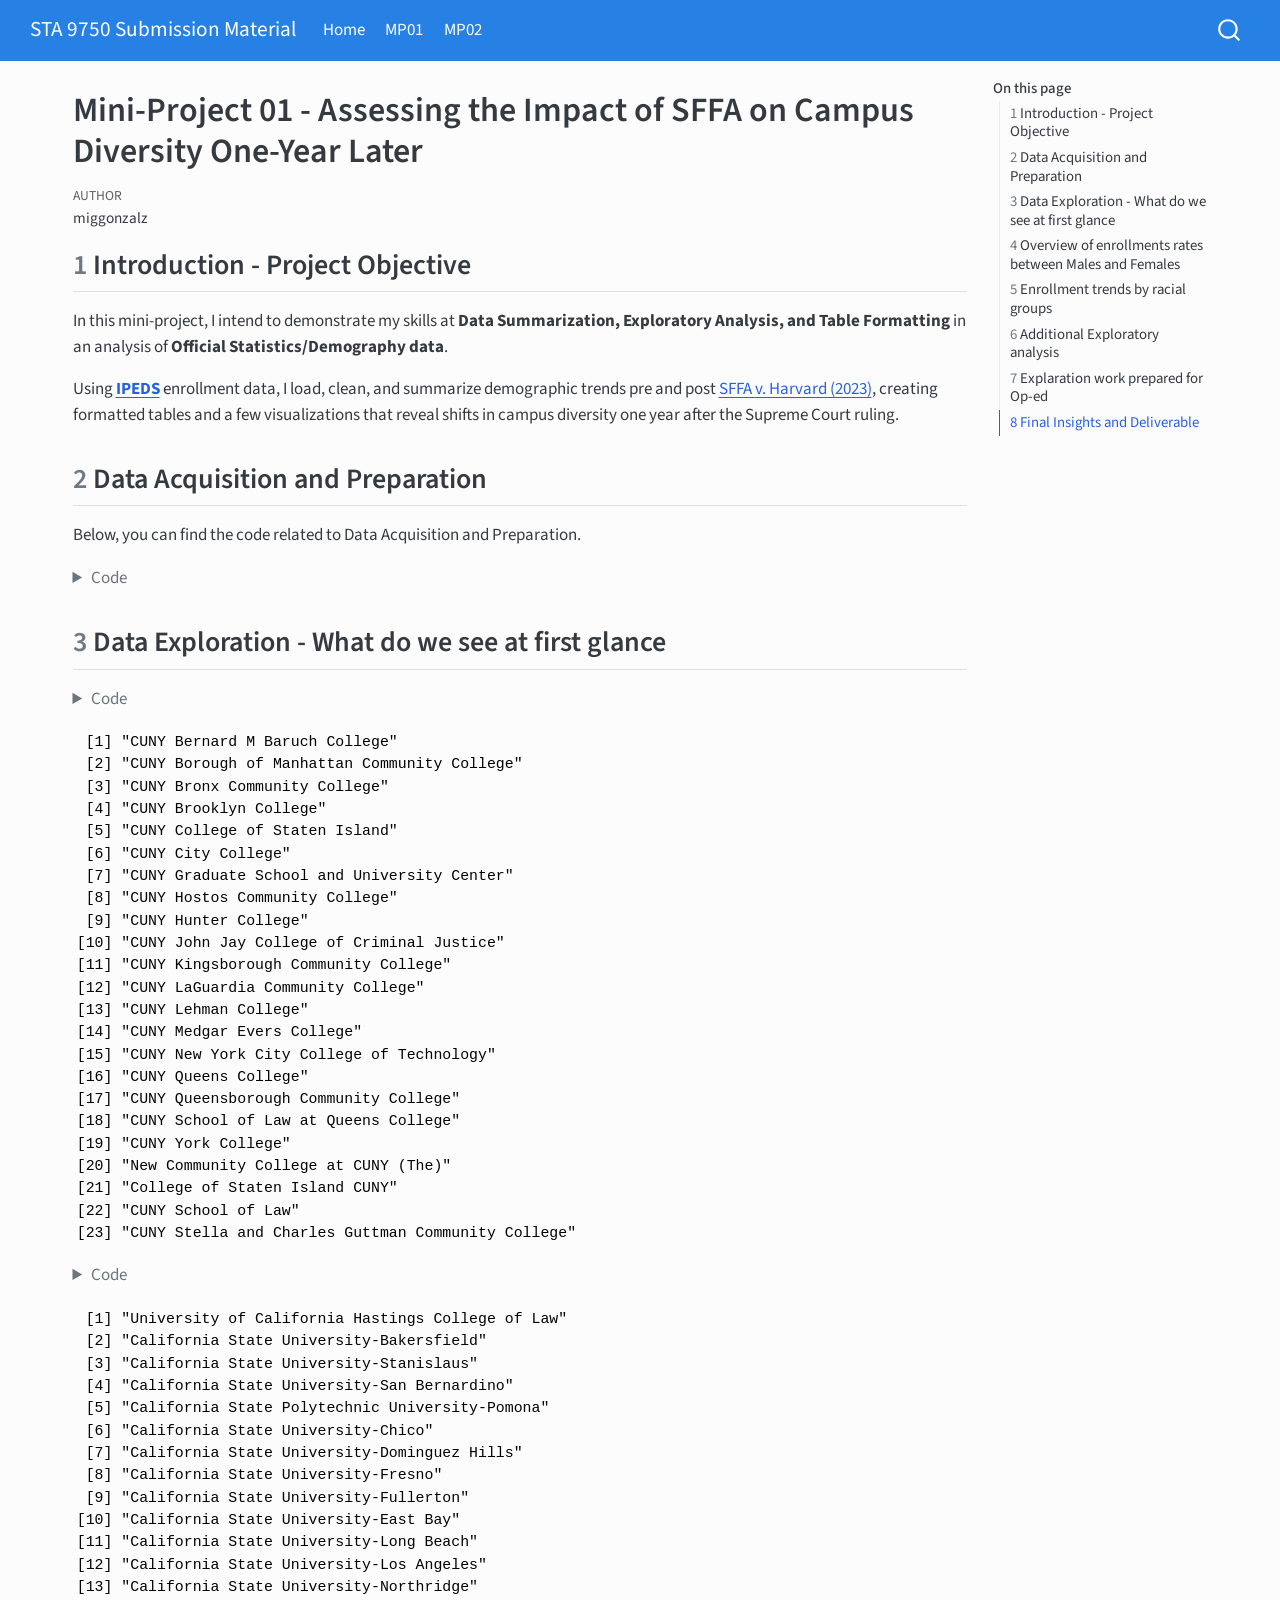
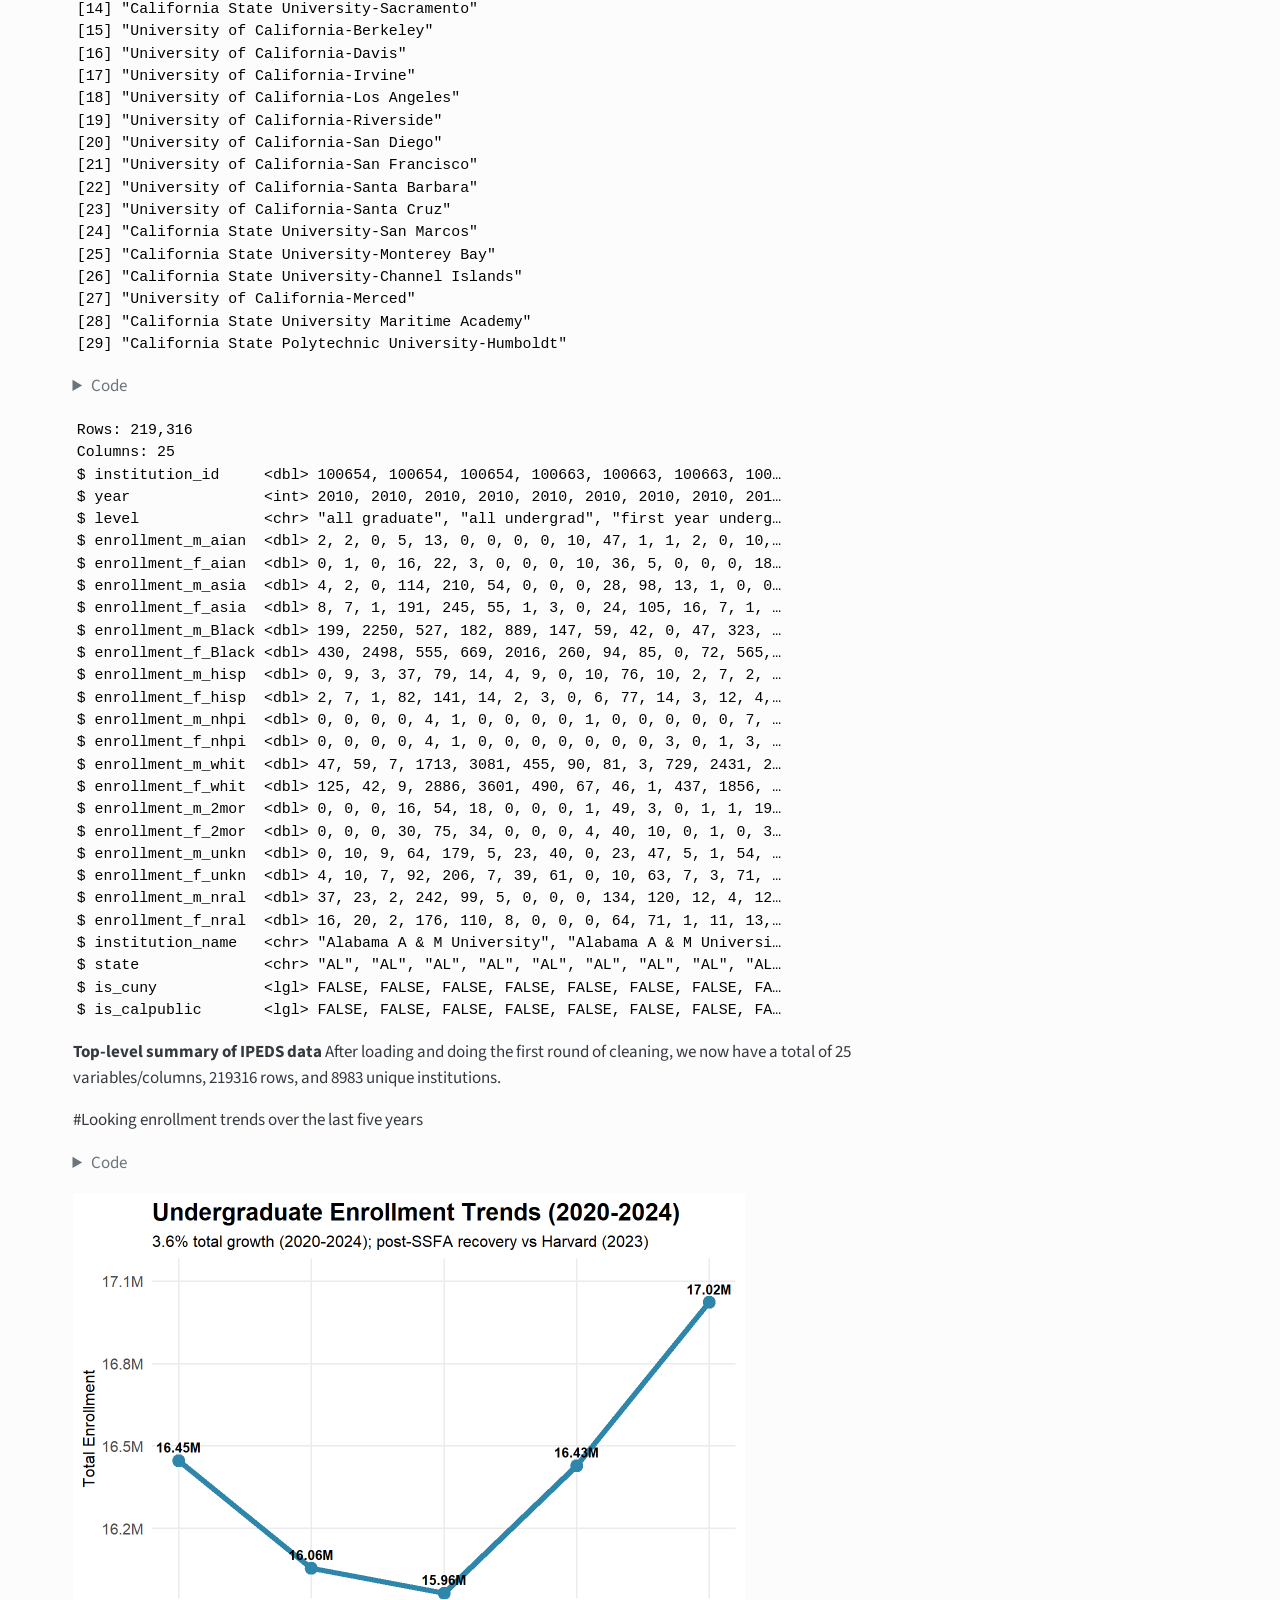
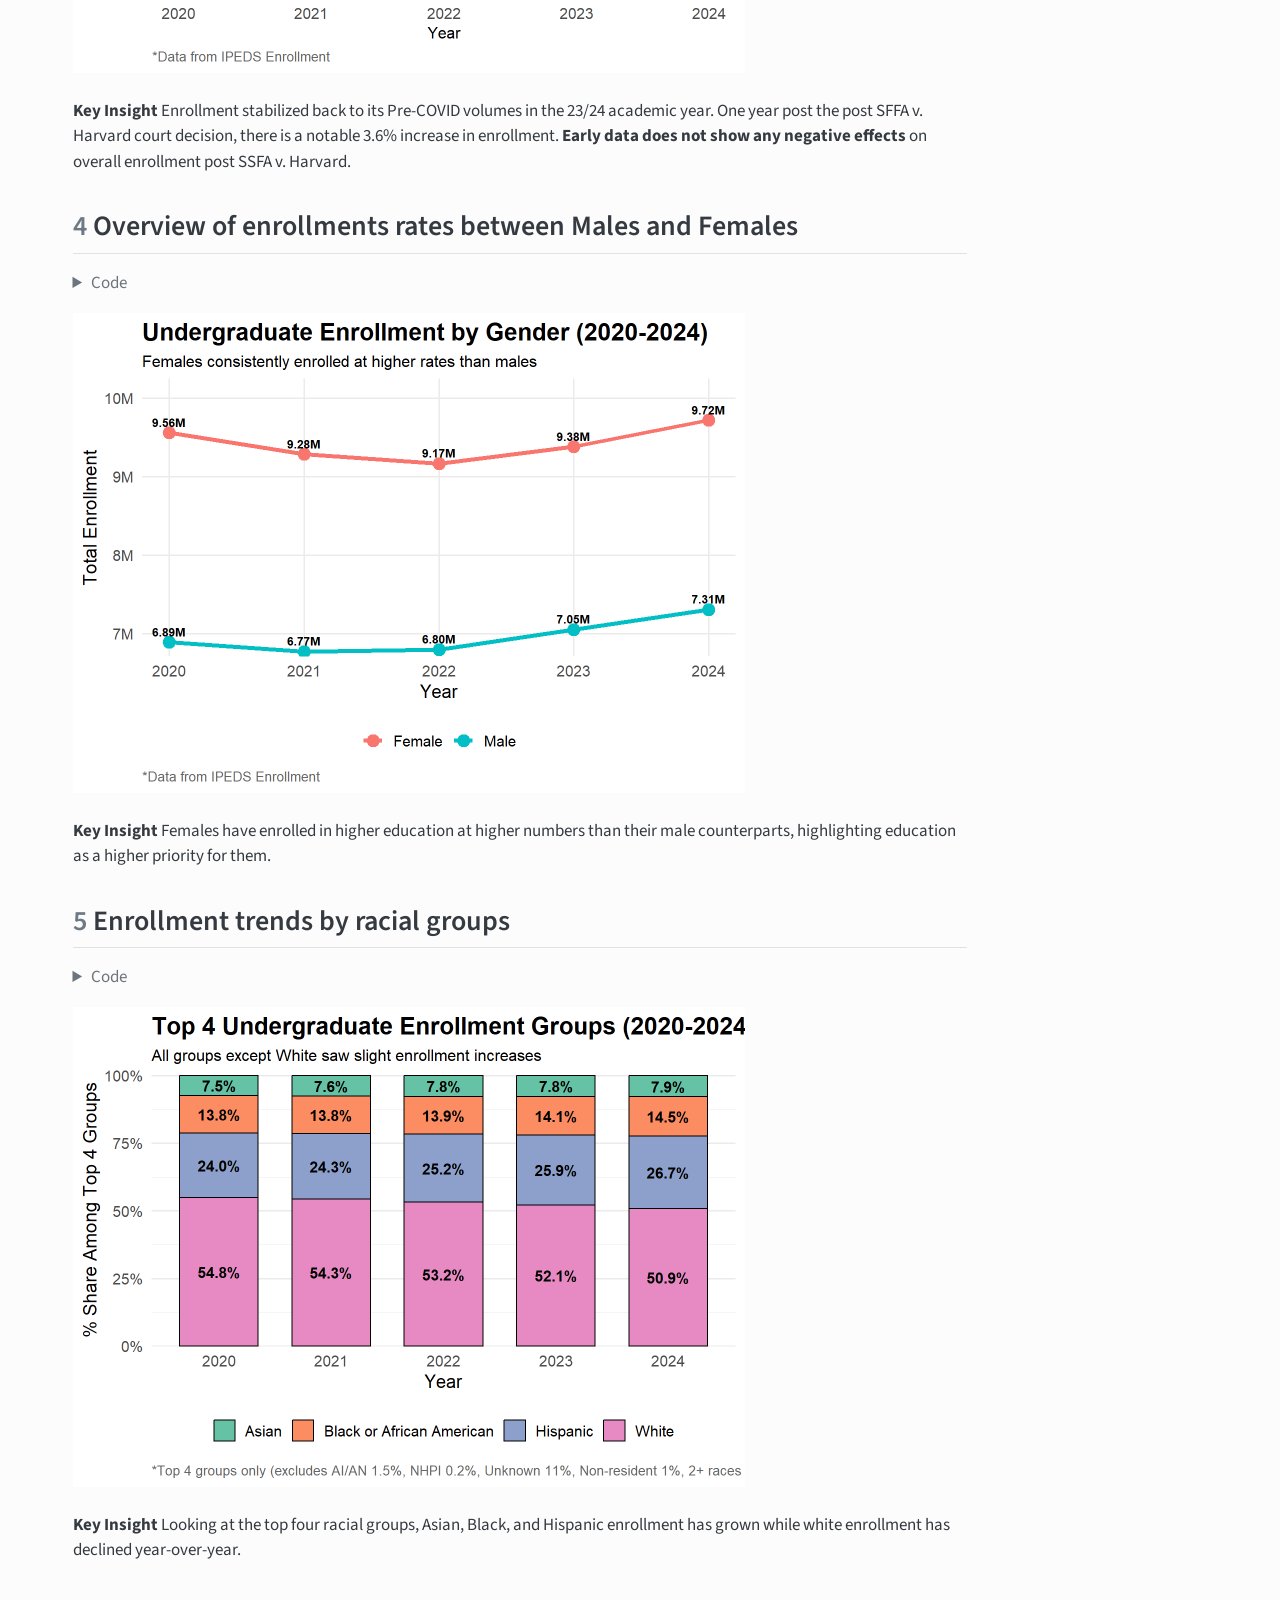
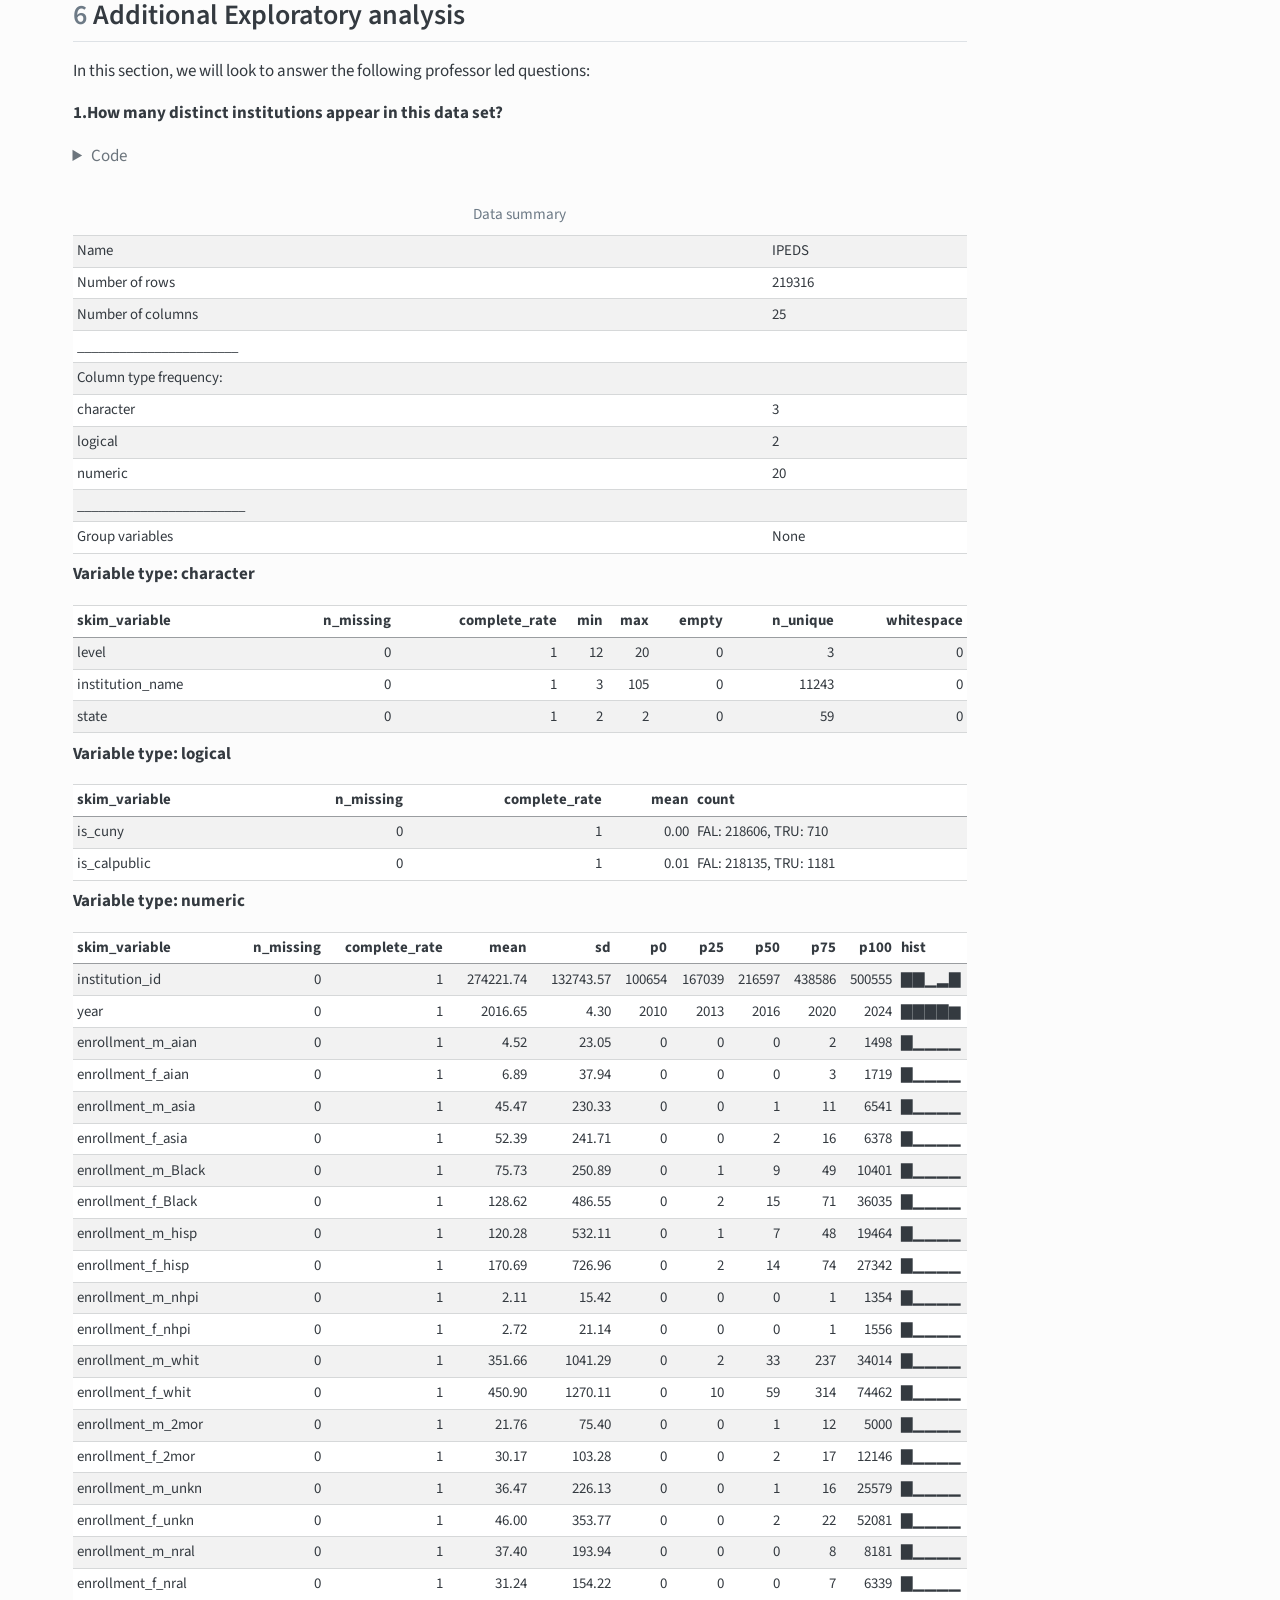
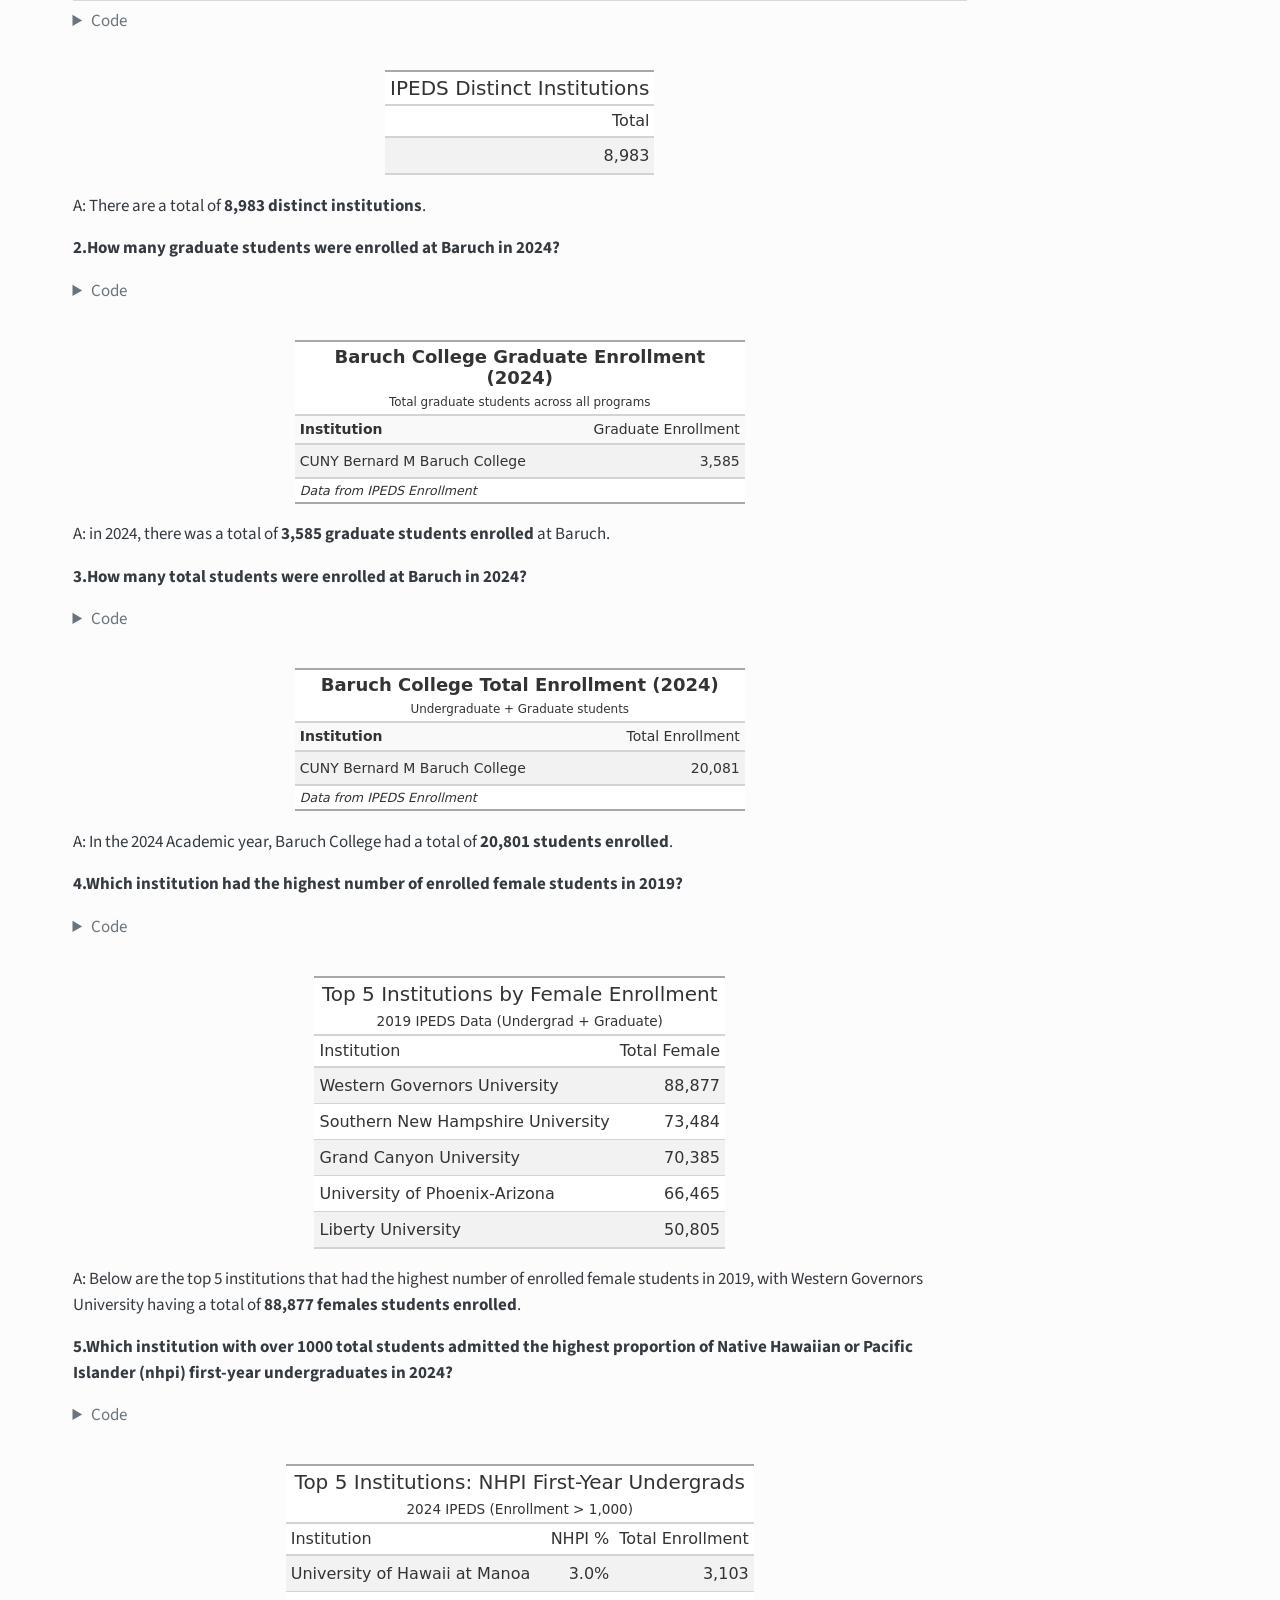
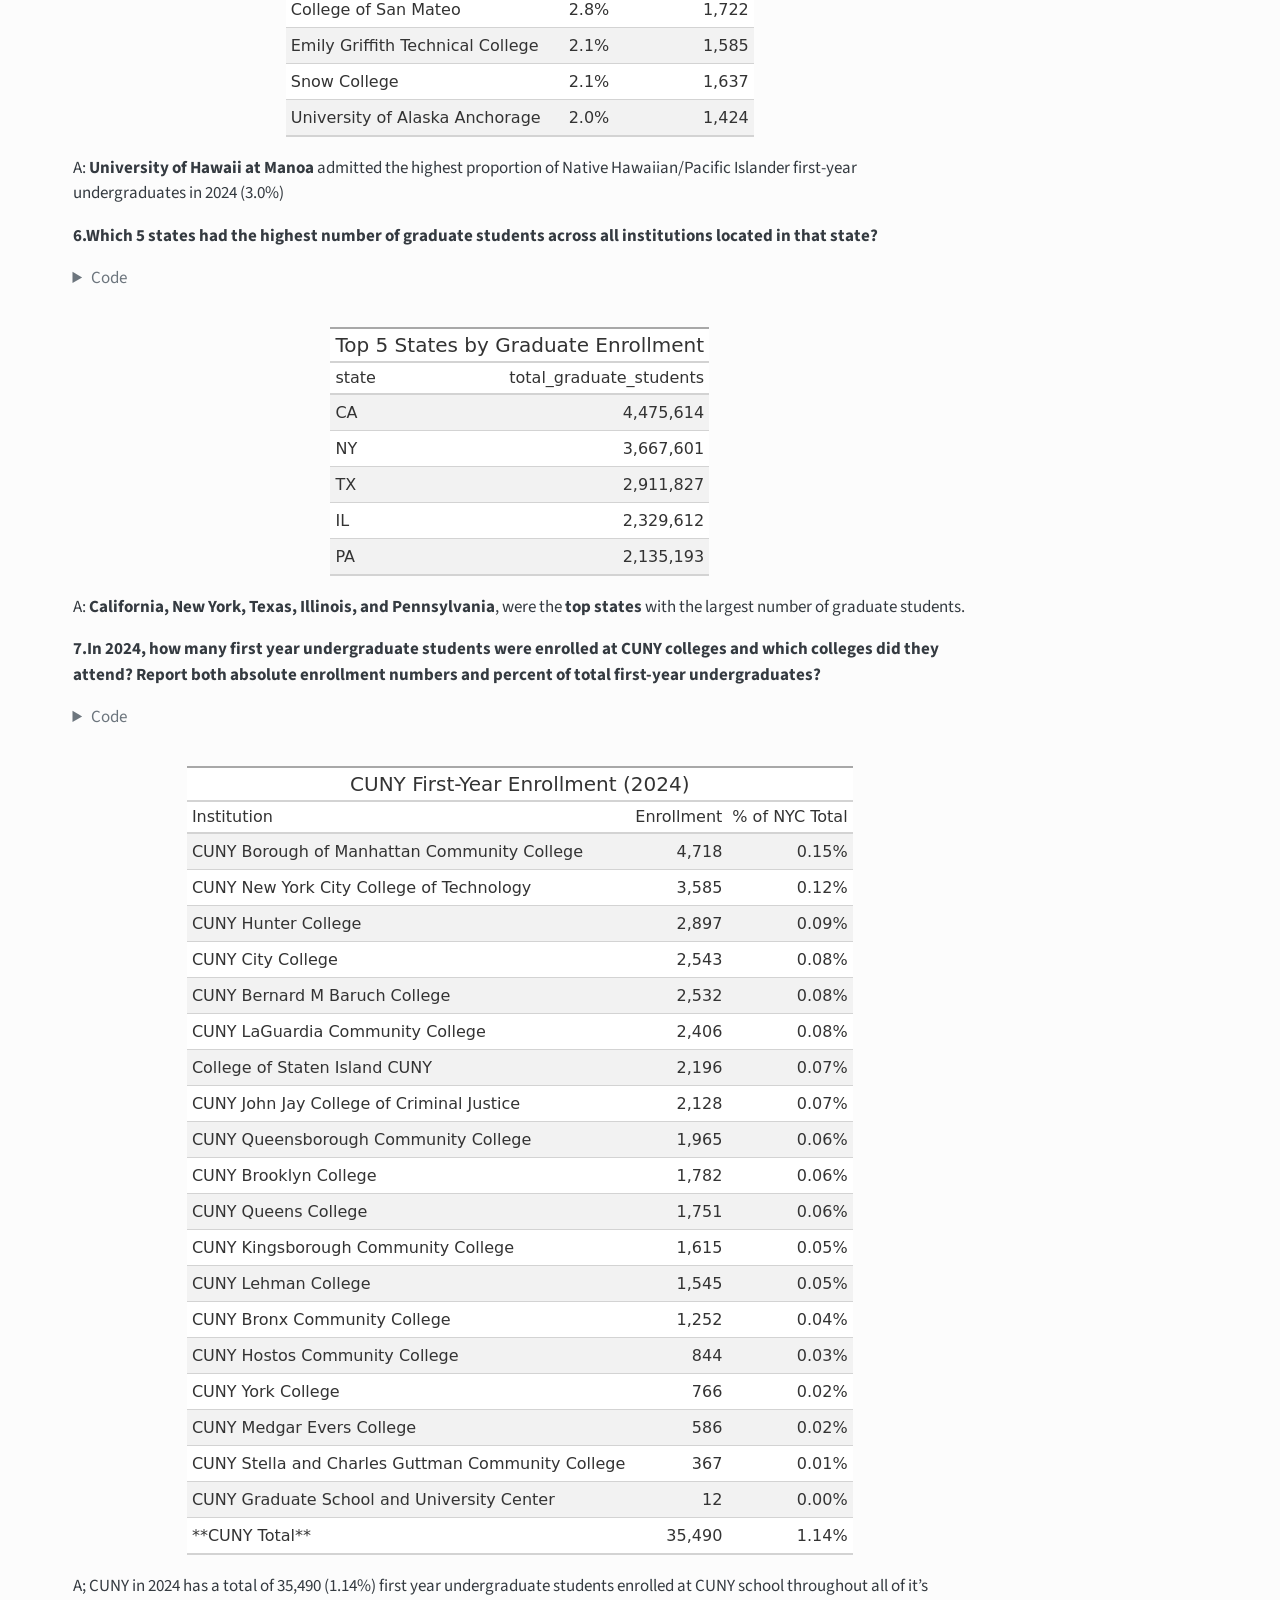
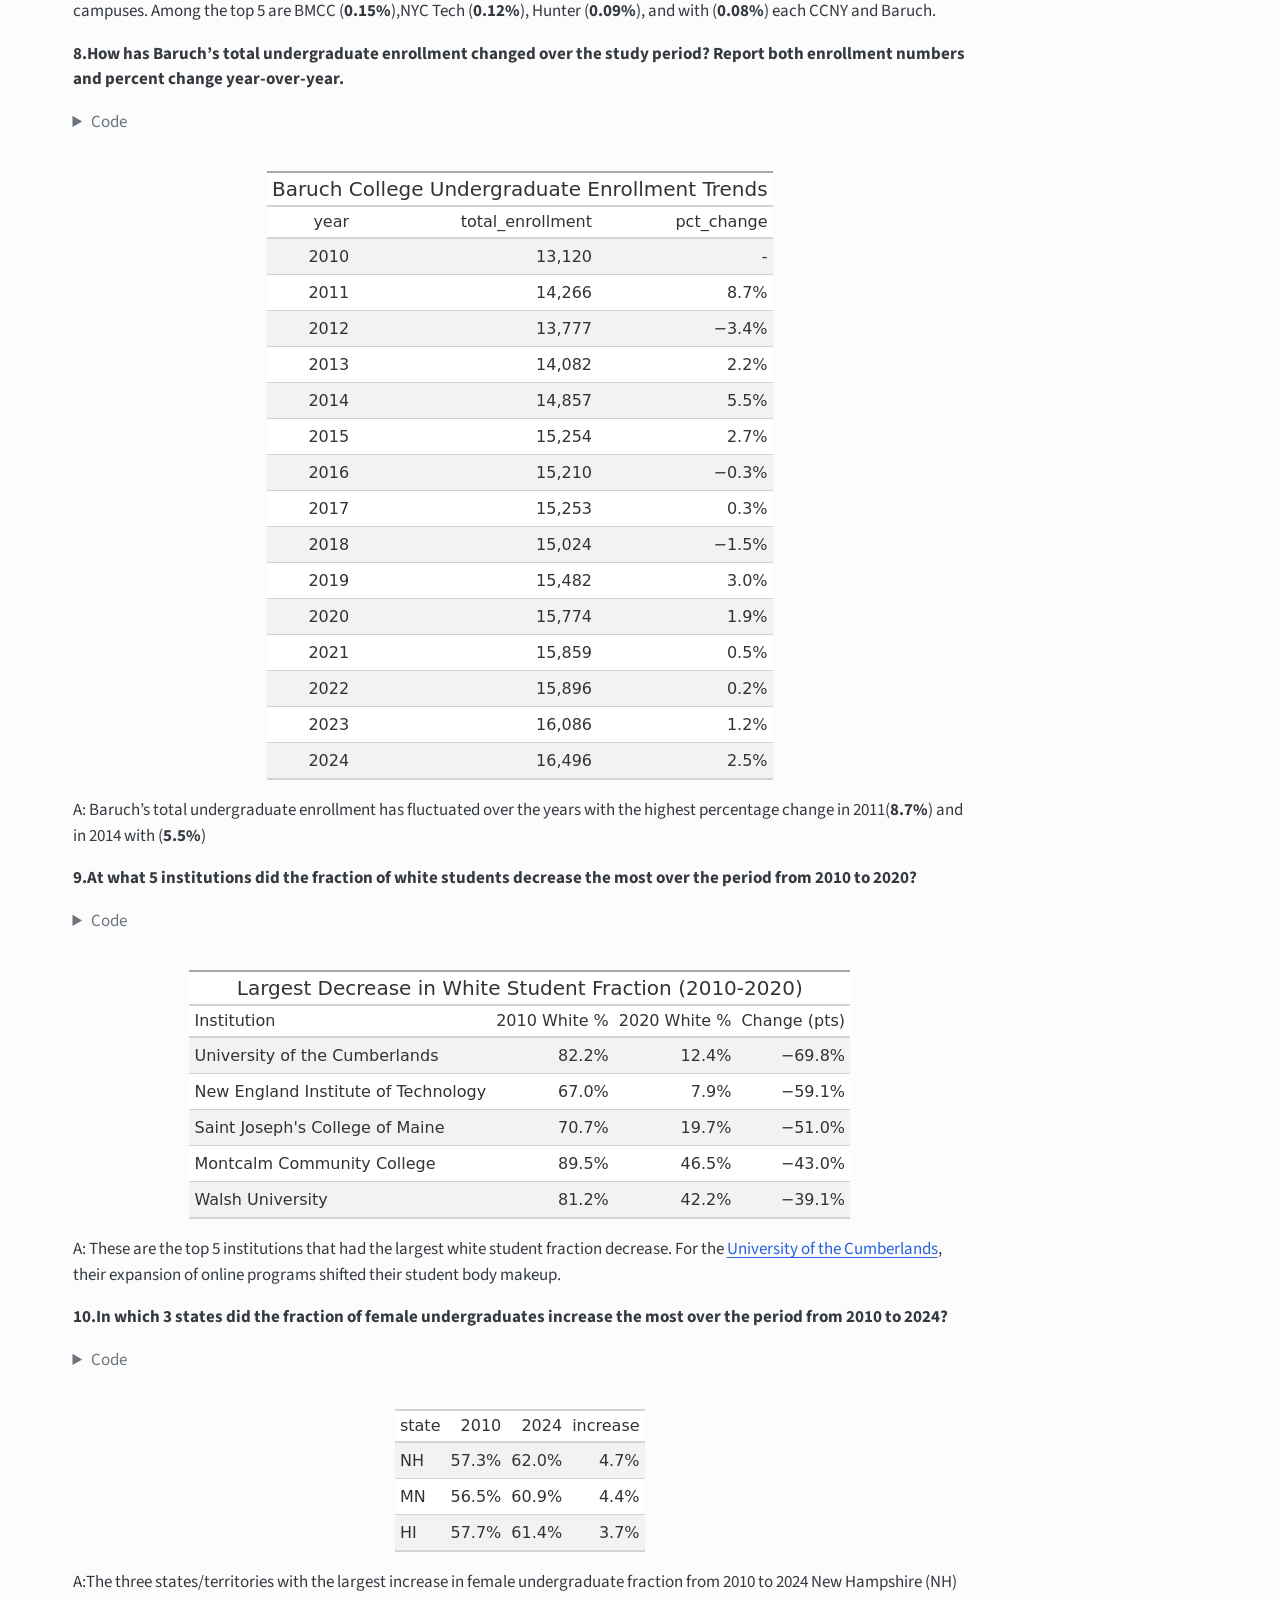
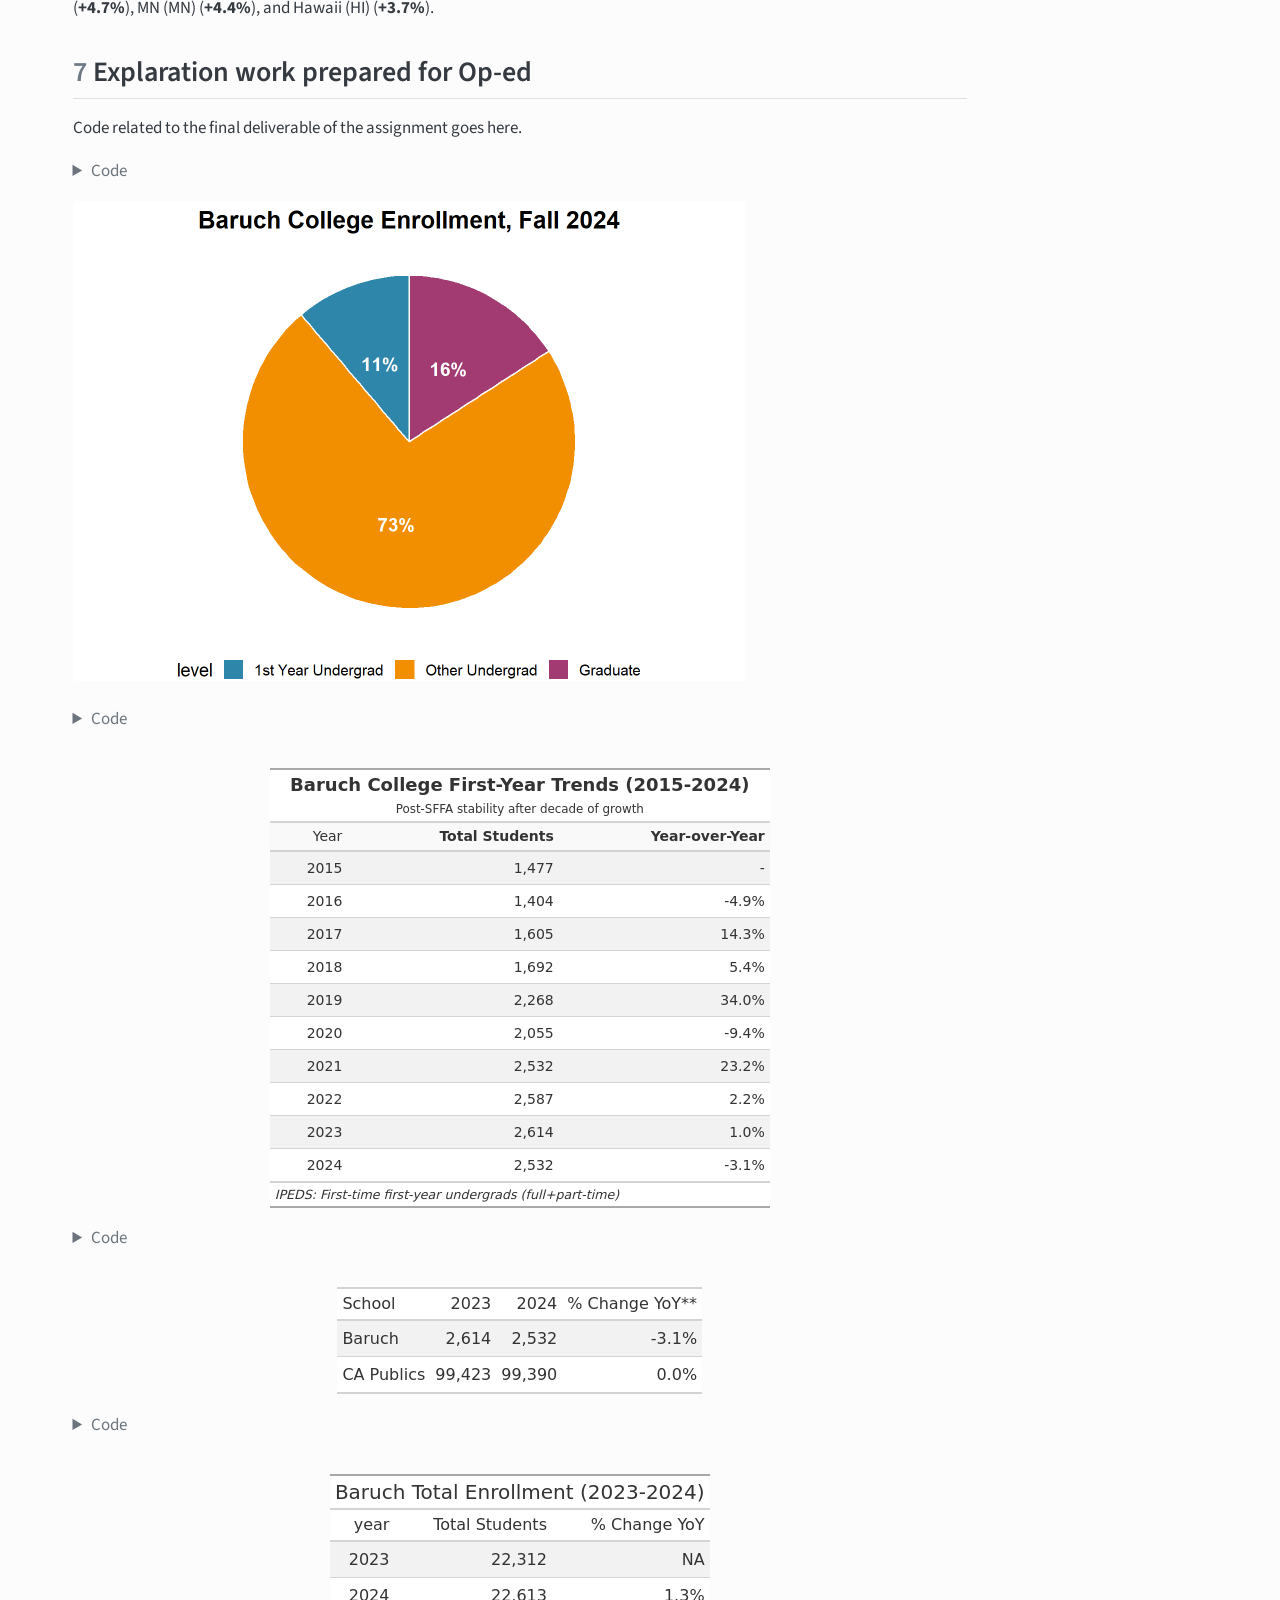
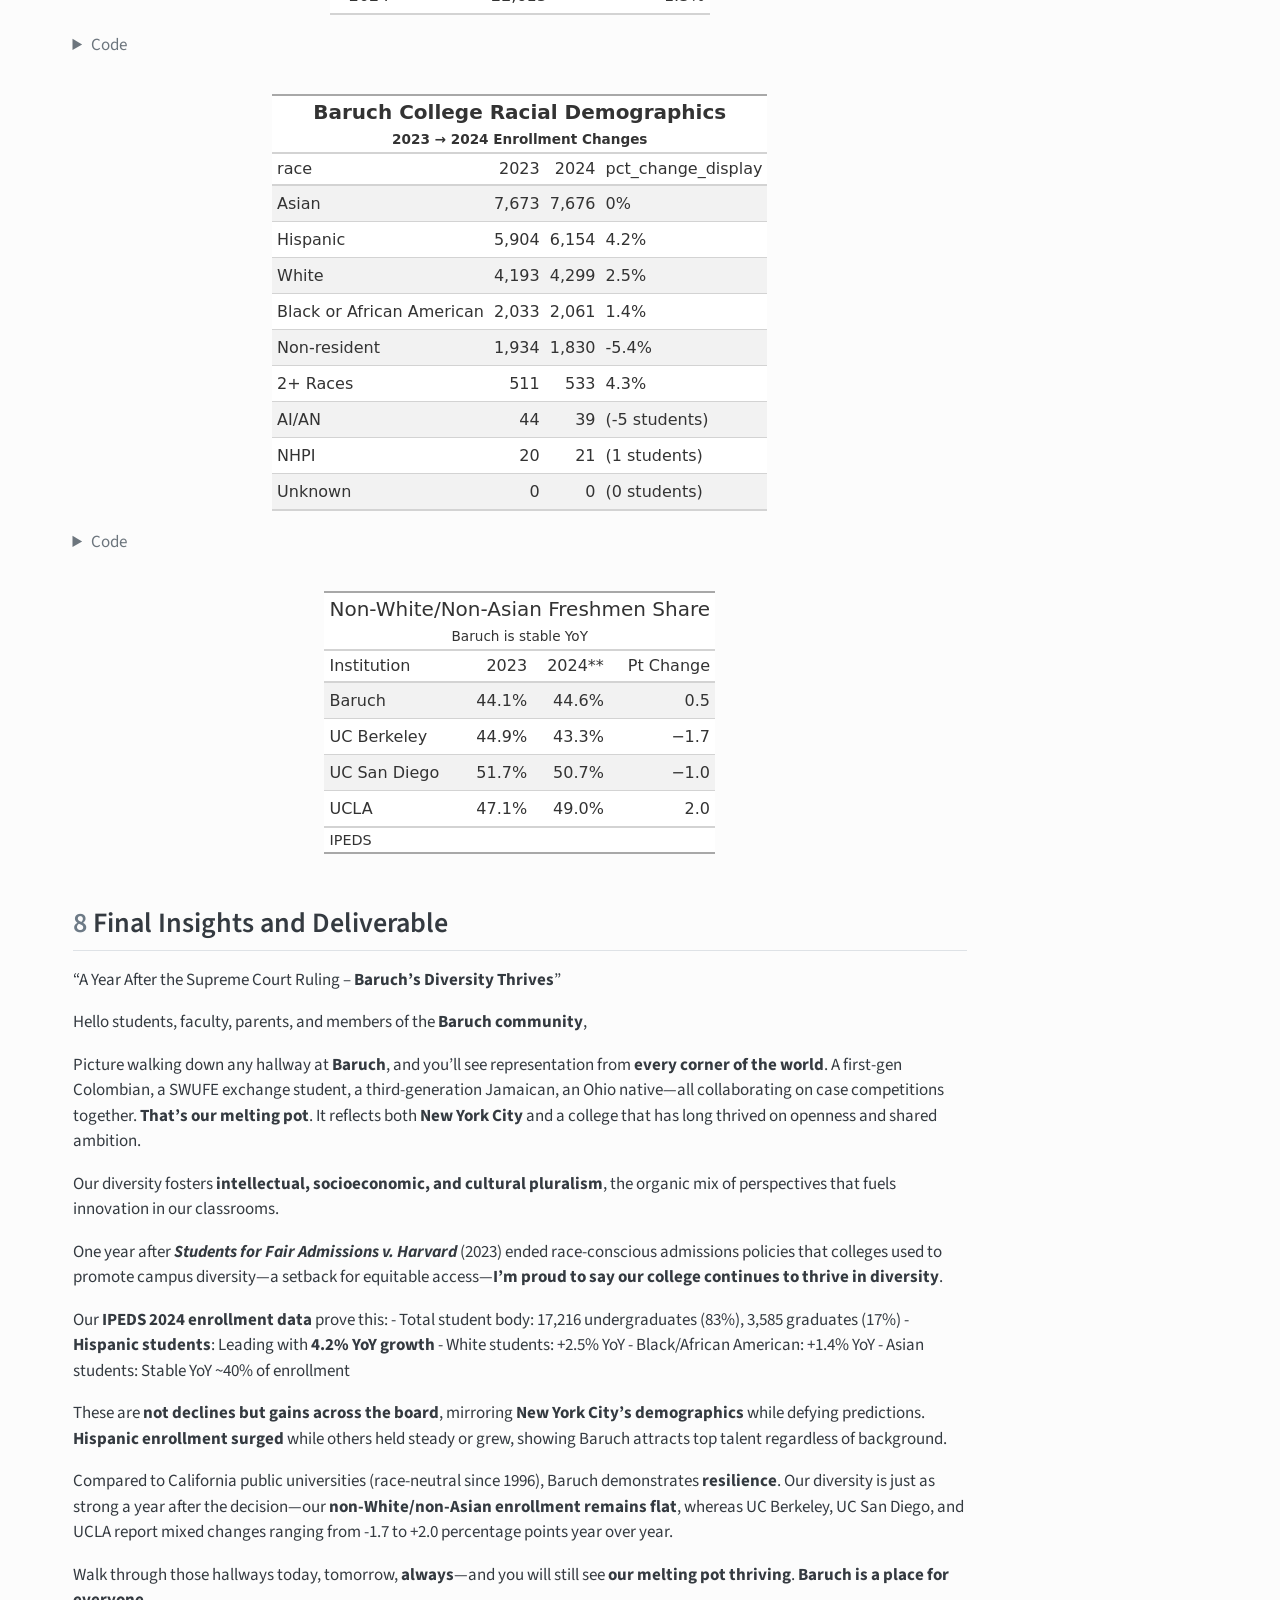
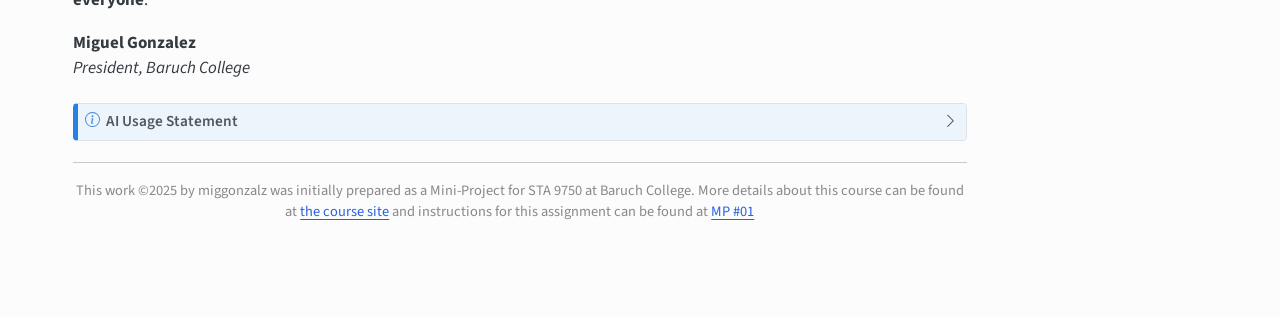
<file: docs/mp01.html>
<!DOCTYPE html>
<html xmlns="http://www.w3.org/1999/xhtml" lang="en" xml:lang="en"><head>

<meta charset="utf-8">
<meta name="generator" content="quarto-1.8.27">

<meta name="viewport" content="width=device-width, initial-scale=1.0, user-scalable=yes">

<meta name="author" content="miggonzalz">

<title>Mini-Project 01 - Assessing the Impact of SFFA on Campus Diversity One-Year Later – STA 9750 Submission Material</title>
<style>
code{white-space: pre-wrap;}
span.smallcaps{font-variant: small-caps;}
div.columns{display: flex; gap: min(4vw, 1.5em);}
div.column{flex: auto; overflow-x: auto;}
div.hanging-indent{margin-left: 1.5em; text-indent: -1.5em;}
ul.task-list{list-style: none;}
ul.task-list li input[type="checkbox"] {
  width: 0.8em;
  margin: 0 0.8em 0.2em -1em; /* quarto-specific, see https://github.com/quarto-dev/quarto-cli/issues/4556 */ 
  vertical-align: middle;
}
/* CSS for syntax highlighting */
html { -webkit-text-size-adjust: 100%; }
pre > code.sourceCode { white-space: pre; position: relative; }
pre > code.sourceCode > span { display: inline-block; line-height: 1.25; }
pre > code.sourceCode > span:empty { height: 1.2em; }
.sourceCode { overflow: visible; }
code.sourceCode > span { color: inherit; text-decoration: inherit; }
div.sourceCode { margin: 1em 0; }
pre.sourceCode { margin: 0; }
@media screen {
div.sourceCode { overflow: auto; }
}
@media print {
pre > code.sourceCode { white-space: pre-wrap; }
pre > code.sourceCode > span { text-indent: -5em; padding-left: 5em; }
}
pre.numberSource code
  { counter-reset: source-line 0; }
pre.numberSource code > span
  { position: relative; left: -4em; counter-increment: source-line; }
pre.numberSource code > span > a:first-child::before
  { content: counter(source-line);
    position: relative; left: -1em; text-align: right; vertical-align: baseline;
    border: none; display: inline-block;
    -webkit-touch-callout: none; -webkit-user-select: none;
    -khtml-user-select: none; -moz-user-select: none;
    -ms-user-select: none; user-select: none;
    padding: 0 4px; width: 4em;
  }
pre.numberSource { margin-left: 3em;  padding-left: 4px; }
div.sourceCode
  {   }
@media screen {
pre > code.sourceCode > span > a:first-child::before { text-decoration: underline; }
}
</style>


<script src="site_libs/quarto-nav/quarto-nav.js"></script>
<script src="site_libs/quarto-nav/headroom.min.js"></script>
<script src="site_libs/clipboard/clipboard.min.js"></script>
<script src="site_libs/quarto-search/autocomplete.umd.js"></script>
<script src="site_libs/quarto-search/fuse.min.js"></script>
<script src="site_libs/quarto-search/quarto-search.js"></script>
<meta name="quarto:offset" content="./">
<script src="site_libs/quarto-html/quarto.js" type="module"></script>
<script src="site_libs/quarto-html/tabsets/tabsets.js" type="module"></script>
<script src="site_libs/quarto-html/axe/axe-check.js" type="module"></script>
<script src="site_libs/quarto-html/popper.min.js"></script>
<script src="site_libs/quarto-html/tippy.umd.min.js"></script>
<script src="site_libs/quarto-html/anchor.min.js"></script>
<link href="site_libs/quarto-html/tippy.css" rel="stylesheet">
<link href="site_libs/quarto-html/quarto-syntax-highlighting-ed96de9b727972fe78a7b5d16c58bf87.css" rel="stylesheet" id="quarto-text-highlighting-styles">
<script src="site_libs/bootstrap/bootstrap.min.js"></script>
<link href="site_libs/bootstrap/bootstrap-icons.css" rel="stylesheet">
<link href="site_libs/bootstrap/bootstrap-029b10fc0dc652dab2ec1ac156c1a037.min.css" rel="stylesheet" append-hash="true" id="quarto-bootstrap" data-mode="light">
<script id="quarto-search-options" type="application/json">{
  "location": "navbar",
  "copy-button": false,
  "collapse-after": 3,
  "panel-placement": "end",
  "type": "overlay",
  "limit": 50,
  "keyboard-shortcut": [
    "f",
    "/",
    "s"
  ],
  "show-item-context": false,
  "language": {
    "search-no-results-text": "No results",
    "search-matching-documents-text": "matching documents",
    "search-copy-link-title": "Copy link to search",
    "search-hide-matches-text": "Hide additional matches",
    "search-more-match-text": "more match in this document",
    "search-more-matches-text": "more matches in this document",
    "search-clear-button-title": "Clear",
    "search-text-placeholder": "",
    "search-detached-cancel-button-title": "Cancel",
    "search-submit-button-title": "Submit",
    "search-label": "Search"
  }
}</script>


<link rel="stylesheet" href="styles.css">
</head>

<body class="nav-fixed quarto-light">

<div id="quarto-search-results"></div>
  <header id="quarto-header" class="headroom fixed-top">
    <nav class="navbar navbar-expand-lg " data-bs-theme="dark">
      <div class="navbar-container container-fluid">
      <div class="navbar-brand-container mx-auto">
    <a class="navbar-brand" href="./index.html">
    <span class="navbar-title">STA 9750 Submission Material</span>
    </a>
  </div>
            <div id="quarto-search" class="" title="Search"></div>
          <button class="navbar-toggler" type="button" data-bs-toggle="collapse" data-bs-target="#navbarCollapse" aria-controls="navbarCollapse" role="menu" aria-expanded="false" aria-label="Toggle navigation" onclick="if (window.quartoToggleHeadroom) { window.quartoToggleHeadroom(); }">
  <span class="navbar-toggler-icon"></span>
</button>
          <div class="collapse navbar-collapse" id="navbarCollapse">
            <ul class="navbar-nav navbar-nav-scroll me-auto">
  <li class="nav-item">
    <a class="nav-link" href="./index.html"> 
<span class="menu-text">Home</span></a>
  </li>  
  <li class="nav-item">
    <a class="nav-link active" href="./mp01.html" aria-current="page"> 
<span class="menu-text">MP01</span></a>
  </li>  
  <li class="nav-item">
    <a class="nav-link" href="./mp02.html"> 
<span class="menu-text">MP02</span></a>
  </li>  
</ul>
          </div> <!-- /navcollapse -->
            <div class="quarto-navbar-tools">
</div>
      </div> <!-- /container-fluid -->
    </nav>
</header>
<!-- content -->
<div id="quarto-content" class="quarto-container page-columns page-rows-contents page-layout-full page-navbar">
<!-- sidebar -->
<!-- margin-sidebar -->
    <div id="quarto-margin-sidebar" class="sidebar margin-sidebar">
        <nav id="TOC" role="doc-toc" class="toc-active">
    <h2 id="toc-title">On this page</h2>
   
  <ul>
  <li><a href="#introduction---project-objective" id="toc-introduction---project-objective" class="nav-link active" data-scroll-target="#introduction---project-objective"><span class="header-section-number">1</span> Introduction - Project Objective</a></li>
  <li><a href="#data-acquisition-and-preparation" id="toc-data-acquisition-and-preparation" class="nav-link" data-scroll-target="#data-acquisition-and-preparation"><span class="header-section-number">2</span> Data Acquisition and Preparation</a></li>
  <li><a href="#data-exploration---what-do-we-see-at-first-glance" id="toc-data-exploration---what-do-we-see-at-first-glance" class="nav-link" data-scroll-target="#data-exploration---what-do-we-see-at-first-glance"><span class="header-section-number">3</span> Data Exploration - What do we see at first glance</a></li>
  <li><a href="#overview-of-enrollments-rates-between-males-and-females" id="toc-overview-of-enrollments-rates-between-males-and-females" class="nav-link" data-scroll-target="#overview-of-enrollments-rates-between-males-and-females"><span class="header-section-number">4</span> Overview of enrollments rates between Males and Females</a></li>
  <li><a href="#enrollment-trends-by-racial-groups" id="toc-enrollment-trends-by-racial-groups" class="nav-link" data-scroll-target="#enrollment-trends-by-racial-groups"><span class="header-section-number">5</span> Enrollment trends by racial groups</a></li>
  <li><a href="#additional-exploratory-analysis" id="toc-additional-exploratory-analysis" class="nav-link" data-scroll-target="#additional-exploratory-analysis"><span class="header-section-number">6</span> Additional Exploratory analysis</a></li>
  <li><a href="#explaration-work-prepared-for-op-ed" id="toc-explaration-work-prepared-for-op-ed" class="nav-link" data-scroll-target="#explaration-work-prepared-for-op-ed"><span class="header-section-number">7</span> Explaration work prepared for Op-ed</a></li>
  <li><a href="#final-insights-and-deliverable" id="toc-final-insights-and-deliverable" class="nav-link" data-scroll-target="#final-insights-and-deliverable"><span class="header-section-number">8</span> Final Insights and Deliverable</a></li>
  </ul>
</nav>
    </div>
<!-- main -->
<main class="content column-page-left" id="quarto-document-content">

<header id="title-block-header" class="quarto-title-block default">
<div class="quarto-title">
<h1 class="title">Mini-Project 01 - Assessing the Impact of SFFA on Campus Diversity One-Year Later</h1>
</div>



<div class="quarto-title-meta column-page-left">

    <div>
    <div class="quarto-title-meta-heading">Author</div>
    <div class="quarto-title-meta-contents">
             <p>miggonzalz </p>
          </div>
  </div>
    
  
    
  </div>
  


</header>


<section id="introduction---project-objective" class="level2" data-number="1">
<h2 data-number="1" class="anchored" data-anchor-id="introduction---project-objective"><span class="header-section-number">1</span> Introduction - Project Objective</h2>
<p>In this mini-project, I intend to demonstrate my skills at <strong>Data Summarization, Exploratory Analysis, and Table Formatting</strong> in an analysis of <strong>Official Statistics/Demography data</strong>.</p>
<p>Using <a href="https://nces.ed.gov/ipeds"><strong>IPEDS</strong></a> enrollment data, I load, clean, and summarize demographic trends pre and post <a href="https://en.wikipedia.org/wiki/Students_for_Fair_Admissions_v._Harvard">SFFA v. Harvard (2023)</a>, creating formatted tables and a few visualizations that reveal shifts in campus diversity one year after the Supreme Court ruling.</p>
</section>
<section id="data-acquisition-and-preparation" class="level2" data-number="2">
<h2 data-number="2" class="anchored" data-anchor-id="data-acquisition-and-preparation"><span class="header-section-number">2</span> Data Acquisition and Preparation</h2>
<p>Below, you can find the code related to Data Acquisition and Preparation.</p>
<div class="cell">
<details class="code-fold">
<summary>Code</summary>
<div class="code-copy-outer-scaffold"><div class="sourceCode cell-code" id="cb1"><pre class="sourceCode r code-with-copy"><code class="sourceCode r"><span id="cb1-1"><a href="#cb1-1" aria-hidden="true" tabindex="-1"></a>acquire_ipeds_data <span class="ot">&lt;-</span> <span class="cf">function</span>(<span class="at">start_year=</span><span class="dv">2010</span>, <span class="at">end_year=</span><span class="dv">2024</span>){</span>
<span id="cb1-2"><a href="#cb1-2" aria-hidden="true" tabindex="-1"></a>    <span class="fu">library</span>(tidyverse)</span>
<span id="cb1-3"><a href="#cb1-3" aria-hidden="true" tabindex="-1"></a>    <span class="fu">library</span>(glue)</span>
<span id="cb1-4"><a href="#cb1-4" aria-hidden="true" tabindex="-1"></a>    </span>
<span id="cb1-5"><a href="#cb1-5" aria-hidden="true" tabindex="-1"></a>    data_dir <span class="ot">&lt;-</span> <span class="fu">file.path</span>(<span class="st">"data"</span>, <span class="st">"mp01"</span>)</span>
<span id="cb1-6"><a href="#cb1-6" aria-hidden="true" tabindex="-1"></a>    </span>
<span id="cb1-7"><a href="#cb1-7" aria-hidden="true" tabindex="-1"></a>    <span class="cf">if</span>(<span class="sc">!</span><span class="fu">dir.exists</span>(data_dir)){</span>
<span id="cb1-8"><a href="#cb1-8" aria-hidden="true" tabindex="-1"></a>        <span class="fu">dir.create</span>(data_dir, <span class="at">showWarnings=</span><span class="cn">FALSE</span>, <span class="at">recursive=</span><span class="cn">TRUE</span>)</span>
<span id="cb1-9"><a href="#cb1-9" aria-hidden="true" tabindex="-1"></a>    }</span>
<span id="cb1-10"><a href="#cb1-10" aria-hidden="true" tabindex="-1"></a>    </span>
<span id="cb1-11"><a href="#cb1-11" aria-hidden="true" tabindex="-1"></a>    YEARS <span class="ot">&lt;-</span> <span class="fu">seq</span>(start_year, end_year)</span>
<span id="cb1-12"><a href="#cb1-12" aria-hidden="true" tabindex="-1"></a>    </span>
<span id="cb1-13"><a href="#cb1-13" aria-hidden="true" tabindex="-1"></a>    EFA_ALL <span class="ot">&lt;-</span> <span class="fu">map</span>(YEARS, <span class="cf">function</span>(yy){</span>
<span id="cb1-14"><a href="#cb1-14" aria-hidden="true" tabindex="-1"></a>        <span class="cf">if</span>(yy <span class="sc">&lt;=</span> <span class="dv">2022</span>){</span>
<span id="cb1-15"><a href="#cb1-15" aria-hidden="true" tabindex="-1"></a>            ef_url <span class="ot">&lt;-</span> <span class="fu">glue</span>(<span class="st">"https://nces.ed.gov/ipeds/datacenter/data/EF{yy}A.zip"</span>)</span>
<span id="cb1-16"><a href="#cb1-16" aria-hidden="true" tabindex="-1"></a>            </span>
<span id="cb1-17"><a href="#cb1-17" aria-hidden="true" tabindex="-1"></a>        } <span class="cf">else</span> {</span>
<span id="cb1-18"><a href="#cb1-18" aria-hidden="true" tabindex="-1"></a>            ef_url <span class="ot">&lt;-</span> <span class="fu">glue</span>(<span class="st">"https://nces.ed.gov/ipeds/data-generator?year={yy}&amp;tableName=EF{yy}A&amp;HasRV=0&amp;type=csv"</span>)</span>
<span id="cb1-19"><a href="#cb1-19" aria-hidden="true" tabindex="-1"></a>        }</span>
<span id="cb1-20"><a href="#cb1-20" aria-hidden="true" tabindex="-1"></a>        </span>
<span id="cb1-21"><a href="#cb1-21" aria-hidden="true" tabindex="-1"></a>        ef_file <span class="ot">&lt;-</span> <span class="fu">file.path</span>(data_dir, <span class="fu">glue</span>(<span class="st">"ef{yy}a.csv.zip"</span>))</span>
<span id="cb1-22"><a href="#cb1-22" aria-hidden="true" tabindex="-1"></a>        </span>
<span id="cb1-23"><a href="#cb1-23" aria-hidden="true" tabindex="-1"></a>        <span class="cf">if</span>(<span class="sc">!</span><span class="fu">file.exists</span>(ef_file)){</span>
<span id="cb1-24"><a href="#cb1-24" aria-hidden="true" tabindex="-1"></a>            <span class="fu">message</span>(<span class="fu">glue</span>(<span class="st">"Downloading Enrollment Data for {yy} from {ef_url}"</span>))</span>
<span id="cb1-25"><a href="#cb1-25" aria-hidden="true" tabindex="-1"></a>            <span class="fu">download.file</span>(ef_url, <span class="at">destfile =</span> ef_file, <span class="at">quiet=</span><span class="cn">TRUE</span>, <span class="at">mode=</span><span class="st">"wb"</span>)    </span>
<span id="cb1-26"><a href="#cb1-26" aria-hidden="true" tabindex="-1"></a>        }</span>
<span id="cb1-27"><a href="#cb1-27" aria-hidden="true" tabindex="-1"></a>        </span>
<span id="cb1-28"><a href="#cb1-28" aria-hidden="true" tabindex="-1"></a>        <span class="fu">read_csv</span>(ef_file, </span>
<span id="cb1-29"><a href="#cb1-29" aria-hidden="true" tabindex="-1"></a>                 <span class="at">show_col_types=</span><span class="cn">FALSE</span>) <span class="sc">|&gt;</span></span>
<span id="cb1-30"><a href="#cb1-30" aria-hidden="true" tabindex="-1"></a>            <span class="fu">mutate</span>(<span class="at">year =</span> yy, </span>
<span id="cb1-31"><a href="#cb1-31" aria-hidden="true" tabindex="-1"></a>                   <span class="co"># American Indian or Alaskan Native</span></span>
<span id="cb1-32"><a href="#cb1-32" aria-hidden="true" tabindex="-1"></a>                   <span class="at">enrollment_m_aian =</span> EFAIANM, </span>
<span id="cb1-33"><a href="#cb1-33" aria-hidden="true" tabindex="-1"></a>                   <span class="at">enrollment_f_aian =</span> EFAIANW, </span>
<span id="cb1-34"><a href="#cb1-34" aria-hidden="true" tabindex="-1"></a>                   <span class="co"># Asian</span></span>
<span id="cb1-35"><a href="#cb1-35" aria-hidden="true" tabindex="-1"></a>                   <span class="at">enrollment_m_asia =</span> EFASIAM, </span>
<span id="cb1-36"><a href="#cb1-36" aria-hidden="true" tabindex="-1"></a>                   <span class="at">enrollment_f_asia =</span> EFASIAW, </span>
<span id="cb1-37"><a href="#cb1-37" aria-hidden="true" tabindex="-1"></a>                   <span class="co"># Black or African-American, </span></span>
<span id="cb1-38"><a href="#cb1-38" aria-hidden="true" tabindex="-1"></a>                   <span class="at">enrollment_m_Black =</span> EFBKAAM, </span>
<span id="cb1-39"><a href="#cb1-39" aria-hidden="true" tabindex="-1"></a>                   <span class="at">enrollment_f_Black =</span> EFBKAAW, </span>
<span id="cb1-40"><a href="#cb1-40" aria-hidden="true" tabindex="-1"></a>                   <span class="co"># Hispanic </span></span>
<span id="cb1-41"><a href="#cb1-41" aria-hidden="true" tabindex="-1"></a>                   <span class="at">enrollment_m_hisp =</span> EFHISPM, </span>
<span id="cb1-42"><a href="#cb1-42" aria-hidden="true" tabindex="-1"></a>                   <span class="at">enrollment_f_hisp =</span> EFHISPW, </span>
<span id="cb1-43"><a href="#cb1-43" aria-hidden="true" tabindex="-1"></a>                   <span class="co"># Native Hawaiian or Other Pacific Islander </span></span>
<span id="cb1-44"><a href="#cb1-44" aria-hidden="true" tabindex="-1"></a>                   <span class="at">enrollment_m_nhpi =</span> EFNHPIM, </span>
<span id="cb1-45"><a href="#cb1-45" aria-hidden="true" tabindex="-1"></a>                   <span class="at">enrollment_f_nhpi =</span> EFNHPIW, </span>
<span id="cb1-46"><a href="#cb1-46" aria-hidden="true" tabindex="-1"></a>                   <span class="co"># White</span></span>
<span id="cb1-47"><a href="#cb1-47" aria-hidden="true" tabindex="-1"></a>                   <span class="at">enrollment_m_whit =</span> EFWHITM, </span>
<span id="cb1-48"><a href="#cb1-48" aria-hidden="true" tabindex="-1"></a>                   <span class="at">enrollment_f_whit =</span> EFWHITW, </span>
<span id="cb1-49"><a href="#cb1-49" aria-hidden="true" tabindex="-1"></a>                   <span class="co"># Two or More Races</span></span>
<span id="cb1-50"><a href="#cb1-50" aria-hidden="true" tabindex="-1"></a>                   <span class="at">enrollment_m_2mor =</span> EF2MORM, </span>
<span id="cb1-51"><a href="#cb1-51" aria-hidden="true" tabindex="-1"></a>                   <span class="at">enrollment_f_2mor =</span> EF2MORW, </span>
<span id="cb1-52"><a href="#cb1-52" aria-hidden="true" tabindex="-1"></a>                   <span class="co"># Unknown / Undisclosed Race</span></span>
<span id="cb1-53"><a href="#cb1-53" aria-hidden="true" tabindex="-1"></a>                   <span class="at">enrollment_m_unkn =</span> EFUNKNM, </span>
<span id="cb1-54"><a href="#cb1-54" aria-hidden="true" tabindex="-1"></a>                   <span class="at">enrollment_f_unkn =</span> EFUNKNW, </span>
<span id="cb1-55"><a href="#cb1-55" aria-hidden="true" tabindex="-1"></a>                   <span class="co"># US Non-Resident</span></span>
<span id="cb1-56"><a href="#cb1-56" aria-hidden="true" tabindex="-1"></a>                   <span class="at">enrollment_m_nral =</span> EFNRALM, </span>
<span id="cb1-57"><a href="#cb1-57" aria-hidden="true" tabindex="-1"></a>                   <span class="at">enrollment_f_nral =</span> EFNRALW, </span>
<span id="cb1-58"><a href="#cb1-58" aria-hidden="true" tabindex="-1"></a>            ) <span class="sc">|&gt;</span> <span class="fu">filter</span>(</span>
<span id="cb1-59"><a href="#cb1-59" aria-hidden="true" tabindex="-1"></a>                (EFALEVEL <span class="sc">%in%</span> <span class="fu">c</span>(<span class="dv">2</span>, <span class="dv">12</span>)) <span class="sc">|</span> (LINE <span class="sc">%in%</span> <span class="fu">c</span>(<span class="dv">1</span>, <span class="dv">15</span>))</span>
<span id="cb1-60"><a href="#cb1-60" aria-hidden="true" tabindex="-1"></a>                <span class="co"># Per 2024 Data Dictionary, </span></span>
<span id="cb1-61"><a href="#cb1-61" aria-hidden="true" tabindex="-1"></a>                <span class="co"># - EFALEVEL 2 = undergrad </span></span>
<span id="cb1-62"><a href="#cb1-62" aria-hidden="true" tabindex="-1"></a>                <span class="co"># - EFALELVE 12 = grad</span></span>
<span id="cb1-63"><a href="#cb1-63" aria-hidden="true" tabindex="-1"></a>                <span class="co"># - Line 1 = first year first time full-time undergrad</span></span>
<span id="cb1-64"><a href="#cb1-64" aria-hidden="true" tabindex="-1"></a>                <span class="co"># - Line 15 = first year first time part-time undergrad</span></span>
<span id="cb1-65"><a href="#cb1-65" aria-hidden="true" tabindex="-1"></a>            ) <span class="sc">|&gt;</span> <span class="fu">mutate</span>(<span class="at">level =</span> <span class="fu">case_when</span>(</span>
<span id="cb1-66"><a href="#cb1-66" aria-hidden="true" tabindex="-1"></a>                       EFALEVEL <span class="sc">==</span> <span class="dv">2</span> <span class="sc">~</span> <span class="st">"all undergrad"</span>, </span>
<span id="cb1-67"><a href="#cb1-67" aria-hidden="true" tabindex="-1"></a>                       EFALEVEL <span class="sc">==</span> <span class="dv">12</span> <span class="sc">~</span> <span class="st">"all graduate"</span>,</span>
<span id="cb1-68"><a href="#cb1-68" aria-hidden="true" tabindex="-1"></a>                       LINE <span class="sc">%in%</span> <span class="fu">c</span>(<span class="dv">1</span>, <span class="dv">15</span>) <span class="sc">~</span> <span class="st">"first year undergrad"</span></span>
<span id="cb1-69"><a href="#cb1-69" aria-hidden="true" tabindex="-1"></a>                   )</span>
<span id="cb1-70"><a href="#cb1-70" aria-hidden="true" tabindex="-1"></a>            ) <span class="sc">|&gt;</span></span>
<span id="cb1-71"><a href="#cb1-71" aria-hidden="true" tabindex="-1"></a>            <span class="fu">select</span>(<span class="at">institution_id =</span> UNITID, </span>
<span id="cb1-72"><a href="#cb1-72" aria-hidden="true" tabindex="-1"></a>                   year, </span>
<span id="cb1-73"><a href="#cb1-73" aria-hidden="true" tabindex="-1"></a>                   level,</span>
<span id="cb1-74"><a href="#cb1-74" aria-hidden="true" tabindex="-1"></a>                   <span class="fu">starts_with</span>(<span class="st">"enrollment_"</span>)) <span class="sc">|&gt;</span></span>
<span id="cb1-75"><a href="#cb1-75" aria-hidden="true" tabindex="-1"></a>            <span class="fu">group_by</span>(institution_id, </span>
<span id="cb1-76"><a href="#cb1-76" aria-hidden="true" tabindex="-1"></a>                     year, </span>
<span id="cb1-77"><a href="#cb1-77" aria-hidden="true" tabindex="-1"></a>                     level) <span class="sc">|&gt;</span></span>
<span id="cb1-78"><a href="#cb1-78" aria-hidden="true" tabindex="-1"></a>            <span class="fu">summarize</span>(<span class="fu">across</span>(<span class="fu">starts_with</span>(<span class="st">"enrollment_"</span>), sum), </span>
<span id="cb1-79"><a href="#cb1-79" aria-hidden="true" tabindex="-1"></a>                      <span class="at">.groups =</span> <span class="st">"drop"</span>)</span>
<span id="cb1-80"><a href="#cb1-80" aria-hidden="true" tabindex="-1"></a>        </span>
<span id="cb1-81"><a href="#cb1-81" aria-hidden="true" tabindex="-1"></a>    }) <span class="sc">|&gt;</span> <span class="fu">bind_rows</span>()</span>
<span id="cb1-82"><a href="#cb1-82" aria-hidden="true" tabindex="-1"></a>    </span>
<span id="cb1-83"><a href="#cb1-83" aria-hidden="true" tabindex="-1"></a>    DESC_ALL <span class="ot">&lt;-</span> <span class="fu">map</span>(YEARS, <span class="cf">function</span>(yy){</span>
<span id="cb1-84"><a href="#cb1-84" aria-hidden="true" tabindex="-1"></a>        <span class="cf">if</span>(yy <span class="sc">&lt;=</span> <span class="dv">2022</span>){</span>
<span id="cb1-85"><a href="#cb1-85" aria-hidden="true" tabindex="-1"></a>            hd_url <span class="ot">&lt;-</span> <span class="fu">glue</span>(<span class="st">"https://nces.ed.gov/ipeds/datacenter/data/HD{yy}.zip"</span>)</span>
<span id="cb1-86"><a href="#cb1-86" aria-hidden="true" tabindex="-1"></a>            </span>
<span id="cb1-87"><a href="#cb1-87" aria-hidden="true" tabindex="-1"></a>        } <span class="cf">else</span> {</span>
<span id="cb1-88"><a href="#cb1-88" aria-hidden="true" tabindex="-1"></a>            hd_url <span class="ot">&lt;-</span> <span class="fu">glue</span>(<span class="st">"https://nces.ed.gov/ipeds/data-generator?year={yy}&amp;tableName=HD{yy}&amp;HasRV=0&amp;type=csv"</span>)</span>
<span id="cb1-89"><a href="#cb1-89" aria-hidden="true" tabindex="-1"></a>        }</span>
<span id="cb1-90"><a href="#cb1-90" aria-hidden="true" tabindex="-1"></a>        </span>
<span id="cb1-91"><a href="#cb1-91" aria-hidden="true" tabindex="-1"></a>        hd_file <span class="ot">&lt;-</span> <span class="fu">file.path</span>(data_dir, <span class="fu">glue</span>(<span class="st">"hd{yy}.csv.zip"</span>))</span>
<span id="cb1-92"><a href="#cb1-92" aria-hidden="true" tabindex="-1"></a>        </span>
<span id="cb1-93"><a href="#cb1-93" aria-hidden="true" tabindex="-1"></a>        <span class="cf">if</span>(<span class="sc">!</span><span class="fu">file.exists</span>(hd_file)){</span>
<span id="cb1-94"><a href="#cb1-94" aria-hidden="true" tabindex="-1"></a>            <span class="fu">message</span>(<span class="fu">glue</span>(<span class="st">"Downloading Institutional Descriptions for {yy} from {hd_url}"</span>))</span>
<span id="cb1-95"><a href="#cb1-95" aria-hidden="true" tabindex="-1"></a>            <span class="fu">download.file</span>(hd_url, <span class="at">destfile =</span> hd_file, <span class="at">quiet=</span><span class="cn">TRUE</span>, <span class="at">mode=</span><span class="st">"wb"</span>)    </span>
<span id="cb1-96"><a href="#cb1-96" aria-hidden="true" tabindex="-1"></a>        }</span>
<span id="cb1-97"><a href="#cb1-97" aria-hidden="true" tabindex="-1"></a>        </span>
<span id="cb1-98"><a href="#cb1-98" aria-hidden="true" tabindex="-1"></a>        <span class="fu">suppressWarnings</span>(</span>
<span id="cb1-99"><a href="#cb1-99" aria-hidden="true" tabindex="-1"></a>            <span class="fu">read_csv</span>(hd_file, </span>
<span id="cb1-100"><a href="#cb1-100" aria-hidden="true" tabindex="-1"></a>                 <span class="at">show_col_types=</span><span class="cn">FALSE</span>, </span>
<span id="cb1-101"><a href="#cb1-101" aria-hidden="true" tabindex="-1"></a>                 <span class="at">locale=</span><span class="fu">locale</span>(<span class="at">encoding=</span><span class="fu">if_else</span>(yy<span class="sc">==</span><span class="dv">2024</span>, <span class="st">"utf-8"</span>, <span class="st">"windows-1252"</span>))) <span class="sc">|&gt;</span></span>
<span id="cb1-102"><a href="#cb1-102" aria-hidden="true" tabindex="-1"></a>            <span class="fu">mutate</span>(<span class="at">year =</span> yy, </span>
<span id="cb1-103"><a href="#cb1-103" aria-hidden="true" tabindex="-1"></a>                   INSTNM) <span class="sc">|&gt;</span> </span>
<span id="cb1-104"><a href="#cb1-104" aria-hidden="true" tabindex="-1"></a>            <span class="fu">select</span>(<span class="at">institution_id =</span> UNITID, </span>
<span id="cb1-105"><a href="#cb1-105" aria-hidden="true" tabindex="-1"></a>                   <span class="at">institution_name =</span> INSTNM, </span>
<span id="cb1-106"><a href="#cb1-106" aria-hidden="true" tabindex="-1"></a>                   <span class="at">state =</span> STABBR, </span>
<span id="cb1-107"><a href="#cb1-107" aria-hidden="true" tabindex="-1"></a>                   year)</span>
<span id="cb1-108"><a href="#cb1-108" aria-hidden="true" tabindex="-1"></a>        )</span>
<span id="cb1-109"><a href="#cb1-109" aria-hidden="true" tabindex="-1"></a>        </span>
<span id="cb1-110"><a href="#cb1-110" aria-hidden="true" tabindex="-1"></a>    }) <span class="sc">|&gt;</span> <span class="fu">bind_rows</span>()</span>
<span id="cb1-111"><a href="#cb1-111" aria-hidden="true" tabindex="-1"></a>    </span>
<span id="cb1-112"><a href="#cb1-112" aria-hidden="true" tabindex="-1"></a>    <span class="fu">inner_join</span>(EFA_ALL, </span>
<span id="cb1-113"><a href="#cb1-113" aria-hidden="true" tabindex="-1"></a>               DESC_ALL, </span>
<span id="cb1-114"><a href="#cb1-114" aria-hidden="true" tabindex="-1"></a>               <span class="fu">join_by</span>(institution_id <span class="sc">==</span> institution_id, </span>
<span id="cb1-115"><a href="#cb1-115" aria-hidden="true" tabindex="-1"></a>                       year <span class="sc">==</span> year))</span>
<span id="cb1-116"><a href="#cb1-116" aria-hidden="true" tabindex="-1"></a>}</span>
<span id="cb1-117"><a href="#cb1-117" aria-hidden="true" tabindex="-1"></a></span>
<span id="cb1-118"><a href="#cb1-118" aria-hidden="true" tabindex="-1"></a>IPEDS <span class="ot">&lt;-</span> <span class="fu">acquire_ipeds_data</span>()</span></code></pre></div><button title="Copy to Clipboard" class="code-copy-button"><i class="bi"></i></button></div>
</details>
</div>
</section>
<section id="data-exploration---what-do-we-see-at-first-glance" class="level2" data-number="3">
<h2 data-number="3" class="anchored" data-anchor-id="data-exploration---what-do-we-see-at-first-glance"><span class="header-section-number">3</span> Data Exploration - What do we see at first glance</h2>
<div class="cell">
<details class="code-fold">
<summary>Code</summary>
<div class="code-copy-outer-scaffold"><div class="sourceCode cell-code" id="cb2"><pre class="sourceCode r code-with-copy"><code class="sourceCode r"><span id="cb2-1"><a href="#cb2-1" aria-hidden="true" tabindex="-1"></a><span class="co">#addiing CUNY flags </span></span>
<span id="cb2-2"><a href="#cb2-2" aria-hidden="true" tabindex="-1"></a>IPEDS <span class="ot">&lt;-</span> IPEDS <span class="sc">|&gt;</span></span>
<span id="cb2-3"><a href="#cb2-3" aria-hidden="true" tabindex="-1"></a>  <span class="fu">mutate</span>(<span class="at">is_cuny =</span> <span class="fu">str_detect</span>(institution_name,<span class="st">'CUNY'</span>))</span>
<span id="cb2-4"><a href="#cb2-4" aria-hidden="true" tabindex="-1"></a><span class="co">#creates a column to identify which institutions are CUNY</span></span>
<span id="cb2-5"><a href="#cb2-5" aria-hidden="true" tabindex="-1"></a>IPEDS <span class="sc">|&gt;</span></span>
<span id="cb2-6"><a href="#cb2-6" aria-hidden="true" tabindex="-1"></a>  <span class="fu">filter</span>(is_cuny) <span class="sc">|&gt;</span></span>
<span id="cb2-7"><a href="#cb2-7" aria-hidden="true" tabindex="-1"></a>  <span class="fu">distinct</span>(institution_name) <span class="sc">|&gt;</span></span>
<span id="cb2-8"><a href="#cb2-8" aria-hidden="true" tabindex="-1"></a>  <span class="fu">pull</span>(institution_name) <span class="co"># check the names of the CUNY schools</span></span></code></pre></div><button title="Copy to Clipboard" class="code-copy-button"><i class="bi"></i></button></div>
</details>
<div class="cell-output cell-output-stdout">
<pre><code> [1] "CUNY Bernard M Baruch College"                    
 [2] "CUNY Borough of Manhattan Community College"      
 [3] "CUNY Bronx Community College"                     
 [4] "CUNY Brooklyn College"                            
 [5] "CUNY College of Staten Island"                    
 [6] "CUNY City College"                                
 [7] "CUNY Graduate School and University Center"       
 [8] "CUNY Hostos Community College"                    
 [9] "CUNY Hunter College"                              
[10] "CUNY John Jay College of Criminal Justice"        
[11] "CUNY Kingsborough Community College"              
[12] "CUNY LaGuardia Community College"                 
[13] "CUNY Lehman College"                              
[14] "CUNY Medgar Evers College"                        
[15] "CUNY New York City College of Technology"         
[16] "CUNY Queens College"                              
[17] "CUNY Queensborough Community College"             
[18] "CUNY School of Law at Queens College"             
[19] "CUNY York College"                                
[20] "New Community College at CUNY (The)"              
[21] "College of Staten Island CUNY"                    
[22] "CUNY School of Law"                               
[23] "CUNY Stella and Charles Guttman Community College"</code></pre>
</div>
<details class="code-fold">
<summary>Code</summary>
<div class="code-copy-outer-scaffold"><div class="sourceCode cell-code" id="cb4"><pre class="sourceCode r code-with-copy"><code class="sourceCode r"><span id="cb4-1"><a href="#cb4-1" aria-hidden="true" tabindex="-1"></a><span class="co">#adding Calpublic flag, ensured only true public schools were accounted for </span></span>
<span id="cb4-2"><a href="#cb4-2" aria-hidden="true" tabindex="-1"></a>IPEDS <span class="ot">&lt;-</span> IPEDS <span class="sc">|&gt;</span></span>
<span id="cb4-3"><a href="#cb4-3" aria-hidden="true" tabindex="-1"></a>  <span class="fu">mutate</span>(</span>
<span id="cb4-4"><a href="#cb4-4" aria-hidden="true" tabindex="-1"></a>    <span class="at">is_calpublic =</span> </span>
<span id="cb4-5"><a href="#cb4-5" aria-hidden="true" tabindex="-1"></a>      (<span class="fu">str_detect</span>(institution_name, <span class="st">"University of California"</span>) <span class="sc">|</span> </span>
<span id="cb4-6"><a href="#cb4-6" aria-hidden="true" tabindex="-1"></a>       <span class="fu">str_detect</span>(institution_name, <span class="st">"California State"</span>)) <span class="sc">&amp;</span></span>
<span id="cb4-7"><a href="#cb4-7" aria-hidden="true" tabindex="-1"></a>      <span class="sc">!</span><span class="fu">str_detect</span>(institution_name, <span class="st">"Dominican|Bethesda"</span>) <span class="sc">&amp;</span></span>
<span id="cb4-8"><a href="#cb4-8" aria-hidden="true" tabindex="-1"></a>      <span class="sc">!</span><span class="fu">str_detect</span>(institution_name, <span class="st">"University of California-Hastings College of Law"</span>) <span class="sc">&amp;</span></span>
<span id="cb4-9"><a href="#cb4-9" aria-hidden="true" tabindex="-1"></a>      <span class="sc">!</span><span class="fu">str_detect</span>(institution_name, <span class="st">"University of California College of the Law-San Francisco"</span>)</span>
<span id="cb4-10"><a href="#cb4-10" aria-hidden="true" tabindex="-1"></a>  )</span>
<span id="cb4-11"><a href="#cb4-11" aria-hidden="true" tabindex="-1"></a></span>
<span id="cb4-12"><a href="#cb4-12" aria-hidden="true" tabindex="-1"></a><span class="co"># 2. SECOND: Check results (NEW pipe - NOT connected to IPEDS&lt;-)</span></span>
<span id="cb4-13"><a href="#cb4-13" aria-hidden="true" tabindex="-1"></a>IPEDS <span class="sc">|&gt;</span> </span>
<span id="cb4-14"><a href="#cb4-14" aria-hidden="true" tabindex="-1"></a>  <span class="fu">filter</span>(is_calpublic) <span class="sc">|&gt;</span> </span>
<span id="cb4-15"><a href="#cb4-15" aria-hidden="true" tabindex="-1"></a>  <span class="fu">distinct</span>(institution_name) <span class="sc">|&gt;</span> </span>
<span id="cb4-16"><a href="#cb4-16" aria-hidden="true" tabindex="-1"></a>  <span class="fu">pull</span>(institution_name)</span></code></pre></div><button title="Copy to Clipboard" class="code-copy-button"><i class="bi"></i></button></div>
</details>
<div class="cell-output cell-output-stdout">
<pre><code> [1] "University of California Hastings College of Law"
 [2] "California State University-Bakersfield"         
 [3] "California State University-Stanislaus"          
 [4] "California State University-San Bernardino"      
 [5] "California State Polytechnic University-Pomona"  
 [6] "California State University-Chico"               
 [7] "California State University-Dominguez Hills"     
 [8] "California State University-Fresno"              
 [9] "California State University-Fullerton"           
[10] "California State University-East Bay"            
[11] "California State University-Long Beach"          
[12] "California State University-Los Angeles"         
[13] "California State University-Northridge"          
[14] "California State University-Sacramento"          
[15] "University of California-Berkeley"               
[16] "University of California-Davis"                  
[17] "University of California-Irvine"                 
[18] "University of California-Los Angeles"            
[19] "University of California-Riverside"              
[20] "University of California-San Diego"              
[21] "University of California-San Francisco"          
[22] "University of California-Santa Barbara"          
[23] "University of California-Santa Cruz"             
[24] "California State University-San Marcos"          
[25] "California State University-Monterey Bay"        
[26] "California State University-Channel Islands"     
[27] "University of California-Merced"                 
[28] "California State University Maritime Academy"    
[29] "California State Polytechnic University-Humboldt"</code></pre>
</div>
<details class="code-fold">
<summary>Code</summary>
<div class="code-copy-outer-scaffold"><div class="sourceCode cell-code" id="cb6"><pre class="sourceCode r code-with-copy"><code class="sourceCode r"><span id="cb6-1"><a href="#cb6-1" aria-hidden="true" tabindex="-1"></a><span class="co"># 3. Verify IPEDS structure</span></span>
<span id="cb6-2"><a href="#cb6-2" aria-hidden="true" tabindex="-1"></a><span class="fu">glimpse</span>(IPEDS)</span></code></pre></div><button title="Copy to Clipboard" class="code-copy-button"><i class="bi"></i></button></div>
</details>
<div class="cell-output cell-output-stdout">
<pre><code>Rows: 219,316
Columns: 25
$ institution_id     &lt;dbl&gt; 100654, 100654, 100654, 100663, 100663, 100663, 100…
$ year               &lt;int&gt; 2010, 2010, 2010, 2010, 2010, 2010, 2010, 2010, 201…
$ level              &lt;chr&gt; "all graduate", "all undergrad", "first year underg…
$ enrollment_m_aian  &lt;dbl&gt; 2, 2, 0, 5, 13, 0, 0, 0, 0, 10, 47, 1, 1, 2, 0, 10,…
$ enrollment_f_aian  &lt;dbl&gt; 0, 1, 0, 16, 22, 3, 0, 0, 0, 10, 36, 5, 0, 0, 0, 18…
$ enrollment_m_asia  &lt;dbl&gt; 4, 2, 0, 114, 210, 54, 0, 0, 0, 28, 98, 13, 1, 0, 0…
$ enrollment_f_asia  &lt;dbl&gt; 8, 7, 1, 191, 245, 55, 1, 3, 0, 24, 105, 16, 7, 1, …
$ enrollment_m_Black &lt;dbl&gt; 199, 2250, 527, 182, 889, 147, 59, 42, 0, 47, 323, …
$ enrollment_f_Black &lt;dbl&gt; 430, 2498, 555, 669, 2016, 260, 94, 85, 0, 72, 565,…
$ enrollment_m_hisp  &lt;dbl&gt; 0, 9, 3, 37, 79, 14, 4, 9, 0, 10, 76, 10, 2, 7, 2, …
$ enrollment_f_hisp  &lt;dbl&gt; 2, 7, 1, 82, 141, 14, 2, 3, 0, 6, 77, 14, 3, 12, 4,…
$ enrollment_m_nhpi  &lt;dbl&gt; 0, 0, 0, 0, 4, 1, 0, 0, 0, 0, 1, 0, 0, 0, 0, 0, 7, …
$ enrollment_f_nhpi  &lt;dbl&gt; 0, 0, 0, 0, 4, 1, 0, 0, 0, 0, 0, 0, 0, 3, 0, 1, 3, …
$ enrollment_m_whit  &lt;dbl&gt; 47, 59, 7, 1713, 3081, 455, 90, 81, 3, 729, 2431, 2…
$ enrollment_f_whit  &lt;dbl&gt; 125, 42, 9, 2886, 3601, 490, 67, 46, 1, 437, 1856, …
$ enrollment_m_2mor  &lt;dbl&gt; 0, 0, 0, 16, 54, 18, 0, 0, 0, 1, 49, 3, 0, 1, 1, 19…
$ enrollment_f_2mor  &lt;dbl&gt; 0, 0, 0, 30, 75, 34, 0, 0, 0, 4, 40, 10, 0, 1, 0, 3…
$ enrollment_m_unkn  &lt;dbl&gt; 0, 10, 9, 64, 179, 5, 23, 40, 0, 23, 47, 5, 1, 54, …
$ enrollment_f_unkn  &lt;dbl&gt; 4, 10, 7, 92, 206, 7, 39, 61, 0, 10, 63, 7, 3, 71, …
$ enrollment_m_nral  &lt;dbl&gt; 37, 23, 2, 242, 99, 5, 0, 0, 0, 134, 120, 12, 4, 12…
$ enrollment_f_nral  &lt;dbl&gt; 16, 20, 2, 176, 110, 8, 0, 0, 0, 64, 71, 1, 11, 13,…
$ institution_name   &lt;chr&gt; "Alabama A &amp; M University", "Alabama A &amp; M Universi…
$ state              &lt;chr&gt; "AL", "AL", "AL", "AL", "AL", "AL", "AL", "AL", "AL…
$ is_cuny            &lt;lgl&gt; FALSE, FALSE, FALSE, FALSE, FALSE, FALSE, FALSE, FA…
$ is_calpublic       &lt;lgl&gt; FALSE, FALSE, FALSE, FALSE, FALSE, FALSE, FALSE, FA…</code></pre>
</div>
</div>
<p><strong>Top-level summary of IPEDS data</strong> After loading and doing the first round of cleaning, we now have a total of 25 variables/columns, 219316 rows, and 8983 unique institutions.</p>
<p>#Looking enrollment trends over the last five years</p>
<div class="cell">
<details class="code-fold">
<summary>Code</summary>
<div class="code-copy-outer-scaffold"><div class="sourceCode cell-code" id="cb8"><pre class="sourceCode r code-with-copy"><code class="sourceCode r"><span id="cb8-1"><a href="#cb8-1" aria-hidden="true" tabindex="-1"></a><span class="fu">library</span>(dplyr); <span class="fu">library</span>(ggplot2)</span>
<span id="cb8-2"><a href="#cb8-2" aria-hidden="true" tabindex="-1"></a></span>
<span id="cb8-3"><a href="#cb8-3" aria-hidden="true" tabindex="-1"></a>enroll_trends <span class="ot">&lt;-</span> IPEDS <span class="sc">|&gt;</span> </span>
<span id="cb8-4"><a href="#cb8-4" aria-hidden="true" tabindex="-1"></a>  <span class="fu">filter</span>(year <span class="sc">&gt;=</span> <span class="dv">2020</span>, level <span class="sc">==</span> <span class="st">"all undergrad"</span>) <span class="sc">|&gt;</span> </span>
<span id="cb8-5"><a href="#cb8-5" aria-hidden="true" tabindex="-1"></a>  <span class="fu">group_by</span>(year) <span class="sc">|&gt;</span> </span>
<span id="cb8-6"><a href="#cb8-6" aria-hidden="true" tabindex="-1"></a>  <span class="fu">summarise</span>(</span>
<span id="cb8-7"><a href="#cb8-7" aria-hidden="true" tabindex="-1"></a>    <span class="at">total_enrollment =</span> <span class="fu">sum</span>(<span class="fu">rowSums</span>(<span class="fu">across</span>(<span class="fu">starts_with</span>(<span class="st">"enrollment_"</span>)), <span class="at">na.rm =</span> <span class="cn">TRUE</span>)),</span>
<span id="cb8-8"><a href="#cb8-8" aria-hidden="true" tabindex="-1"></a>    <span class="at">.groups =</span> <span class="st">"drop"</span></span>
<span id="cb8-9"><a href="#cb8-9" aria-hidden="true" tabindex="-1"></a>  )</span>
<span id="cb8-10"><a href="#cb8-10" aria-hidden="true" tabindex="-1"></a></span>
<span id="cb8-11"><a href="#cb8-11" aria-hidden="true" tabindex="-1"></a><span class="fu">ggplot</span>(enroll_trends, <span class="fu">aes</span>(<span class="at">x =</span> year, <span class="at">y =</span> total_enrollment<span class="sc">/</span><span class="dv">1000000</span>, <span class="at">group =</span> <span class="dv">1</span>)) <span class="sc">+</span></span>
<span id="cb8-12"><a href="#cb8-12" aria-hidden="true" tabindex="-1"></a>  <span class="fu">geom_line</span>(<span class="at">linewidth =</span> <span class="dv">2</span>, <span class="at">color =</span> <span class="st">"#2E86AB"</span>) <span class="sc">+</span></span>
<span id="cb8-13"><a href="#cb8-13" aria-hidden="true" tabindex="-1"></a>  <span class="fu">geom_point</span>(<span class="at">size =</span> <span class="dv">4</span>, <span class="at">color =</span> <span class="st">"#2E86AB"</span>) <span class="sc">+</span></span>
<span id="cb8-14"><a href="#cb8-14" aria-hidden="true" tabindex="-1"></a>  <span class="fu">geom_text</span>(<span class="fu">aes</span>(<span class="at">label =</span> <span class="fu">sprintf</span>(<span class="st">"%.2fM"</span>, total_enrollment<span class="sc">/</span><span class="dv">1000000</span>)), </span>
<span id="cb8-15"><a href="#cb8-15" aria-hidden="true" tabindex="-1"></a>            <span class="at">vjust =</span> <span class="sc">-</span><span class="fl">0.8</span>, <span class="at">size =</span> <span class="fl">3.5</span>, <span class="at">fontface =</span> <span class="st">"bold"</span>, <span class="at">color =</span> <span class="st">"black"</span>) <span class="sc">+</span></span>
<span id="cb8-16"><a href="#cb8-16" aria-hidden="true" tabindex="-1"></a>  <span class="fu">scale_y_continuous</span>(<span class="at">labels =</span> scales<span class="sc">::</span><span class="fu">label_number</span>(<span class="at">suffix =</span> <span class="st">"M"</span>), </span>
<span id="cb8-17"><a href="#cb8-17" aria-hidden="true" tabindex="-1"></a>                     <span class="at">expand =</span> <span class="fu">expansion</span>(<span class="at">mult =</span> <span class="fu">c</span>(<span class="fl">0.02</span>, <span class="fl">0.15</span>))) <span class="sc">+</span></span>
<span id="cb8-18"><a href="#cb8-18" aria-hidden="true" tabindex="-1"></a>  <span class="fu">scale_x_continuous</span>(<span class="at">breaks =</span> <span class="dv">2020</span><span class="sc">:</span><span class="dv">2024</span>, <span class="at">expand =</span> <span class="fu">expansion</span>(<span class="at">mult =</span> <span class="fu">c</span>(<span class="fl">0.05</span>, <span class="fl">0.05</span>))) <span class="sc">+</span></span>
<span id="cb8-19"><a href="#cb8-19" aria-hidden="true" tabindex="-1"></a>  <span class="fu">labs</span>(</span>
<span id="cb8-20"><a href="#cb8-20" aria-hidden="true" tabindex="-1"></a>    <span class="at">title =</span> <span class="st">"Undergraduate Enrollment Trends (2020-2024)"</span>,</span>
<span id="cb8-21"><a href="#cb8-21" aria-hidden="true" tabindex="-1"></a>    <span class="at">subtitle =</span> <span class="st">"3.6% total growth (2020-2024); post-SSFA recovery vs Harvard (2023)"</span>,</span>
<span id="cb8-22"><a href="#cb8-22" aria-hidden="true" tabindex="-1"></a>    <span class="at">x =</span> <span class="st">"Year"</span>,</span>
<span id="cb8-23"><a href="#cb8-23" aria-hidden="true" tabindex="-1"></a>    <span class="at">y =</span> <span class="st">"Total Enrollment"</span>,</span>
<span id="cb8-24"><a href="#cb8-24" aria-hidden="true" tabindex="-1"></a>    <span class="at">caption =</span> <span class="st">"*Data from IPEDS Enrollment"</span></span>
<span id="cb8-25"><a href="#cb8-25" aria-hidden="true" tabindex="-1"></a>  ) <span class="sc">+</span></span>
<span id="cb8-26"><a href="#cb8-26" aria-hidden="true" tabindex="-1"></a>  <span class="fu">theme_minimal</span>(<span class="at">base_size =</span> <span class="dv">14</span>) <span class="sc">+</span></span>
<span id="cb8-27"><a href="#cb8-27" aria-hidden="true" tabindex="-1"></a>  <span class="fu">theme</span>(</span>
<span id="cb8-28"><a href="#cb8-28" aria-hidden="true" tabindex="-1"></a>    <span class="at">plot.title =</span> <span class="fu">element_text</span>(<span class="at">size =</span> <span class="dv">18</span>, <span class="at">face =</span> <span class="st">"bold"</span>),</span>
<span id="cb8-29"><a href="#cb8-29" aria-hidden="true" tabindex="-1"></a>    <span class="at">plot.subtitle =</span> <span class="fu">element_text</span>(<span class="at">size =</span> <span class="dv">12</span>),</span>
<span id="cb8-30"><a href="#cb8-30" aria-hidden="true" tabindex="-1"></a>    <span class="at">plot.caption =</span> <span class="fu">element_text</span>(<span class="at">color =</span> <span class="st">"grey40"</span>, <span class="at">size =</span> <span class="dv">10</span>, <span class="at">hjust =</span> <span class="dv">0</span>),</span>
<span id="cb8-31"><a href="#cb8-31" aria-hidden="true" tabindex="-1"></a>    <span class="at">panel.grid.minor =</span> <span class="fu">element_blank</span>(),</span>
<span id="cb8-32"><a href="#cb8-32" aria-hidden="true" tabindex="-1"></a>    <span class="at">axis.title =</span> <span class="fu">element_text</span>(<span class="at">size =</span> <span class="dv">12</span>)</span>
<span id="cb8-33"><a href="#cb8-33" aria-hidden="true" tabindex="-1"></a>  )</span></code></pre></div><button title="Copy to Clipboard" class="code-copy-button"><i class="bi"></i></button></div>
</details>
<div class="cell-output-display">
<div>
<figure class="figure">
<p><img src="mp01_files/figure-html/enrollment-trends-line-1.png" class="img-fluid figure-img" width="672"></p>
</figure>
</div>
</div>
</div>
<p><strong>Key Insight</strong> Enrollment stabilized back to its Pre-COVID volumes in the 23/24 academic year. One year post the post SFFA v. Harvard court decision, there is a notable 3.6% increase in enrollment. <strong>Early data does not show any negative effects</strong> on overall enrollment post SSFA v. Harvard.</p>
</section>
<section id="overview-of-enrollments-rates-between-males-and-females" class="level2" data-number="4">
<h2 data-number="4" class="anchored" data-anchor-id="overview-of-enrollments-rates-between-males-and-females"><span class="header-section-number">4</span> Overview of enrollments rates between Males and Females</h2>
<div class="cell">
<details class="code-fold">
<summary>Code</summary>
<div class="code-copy-outer-scaffold"><div class="sourceCode cell-code" id="cb9"><pre class="sourceCode r code-with-copy"><code class="sourceCode r"><span id="cb9-1"><a href="#cb9-1" aria-hidden="true" tabindex="-1"></a><span class="fu">library</span>(dplyr); <span class="fu">library</span>(ggplot2); <span class="fu">library</span>(tidyr)</span>
<span id="cb9-2"><a href="#cb9-2" aria-hidden="true" tabindex="-1"></a></span>
<span id="cb9-3"><a href="#cb9-3" aria-hidden="true" tabindex="-1"></a>gender_data <span class="ot">&lt;-</span> IPEDS <span class="sc">|&gt;</span> </span>
<span id="cb9-4"><a href="#cb9-4" aria-hidden="true" tabindex="-1"></a>  <span class="fu">filter</span>(year <span class="sc">&gt;=</span> <span class="dv">2020</span>, level <span class="sc">==</span> <span class="st">"all undergrad"</span>) <span class="sc">|&gt;</span> </span>
<span id="cb9-5"><a href="#cb9-5" aria-hidden="true" tabindex="-1"></a>  <span class="fu">group_by</span>(year) <span class="sc">|&gt;</span> </span>
<span id="cb9-6"><a href="#cb9-6" aria-hidden="true" tabindex="-1"></a>  <span class="fu">summarise</span>(</span>
<span id="cb9-7"><a href="#cb9-7" aria-hidden="true" tabindex="-1"></a>    <span class="at">male_total =</span> <span class="fu">sum</span>(<span class="fu">rowSums</span>(<span class="fu">across</span>(<span class="fu">starts_with</span>(<span class="st">"enrollment_m_"</span>)), <span class="at">na.rm =</span> <span class="cn">TRUE</span>)),</span>
<span id="cb9-8"><a href="#cb9-8" aria-hidden="true" tabindex="-1"></a>    <span class="at">female_total =</span> <span class="fu">sum</span>(<span class="fu">rowSums</span>(<span class="fu">across</span>(<span class="fu">starts_with</span>(<span class="st">"enrollment_f_"</span>)), <span class="at">na.rm =</span> <span class="cn">TRUE</span>)),</span>
<span id="cb9-9"><a href="#cb9-9" aria-hidden="true" tabindex="-1"></a>    <span class="at">.groups =</span> <span class="st">"drop"</span></span>
<span id="cb9-10"><a href="#cb9-10" aria-hidden="true" tabindex="-1"></a>  ) <span class="sc">|&gt;</span> </span>
<span id="cb9-11"><a href="#cb9-11" aria-hidden="true" tabindex="-1"></a>  <span class="fu">pivot_longer</span>(<span class="sc">-</span>year, <span class="at">names_to =</span> <span class="st">"gender"</span>, <span class="at">values_to =</span> <span class="st">"enrollment"</span>) <span class="sc">|&gt;</span> </span>
<span id="cb9-12"><a href="#cb9-12" aria-hidden="true" tabindex="-1"></a>  <span class="fu">mutate</span>(<span class="at">gender =</span> <span class="fu">recode</span>(gender, <span class="at">male_total =</span> <span class="st">"Male"</span>, <span class="at">female_total =</span> <span class="st">"Female"</span>))</span>
<span id="cb9-13"><a href="#cb9-13" aria-hidden="true" tabindex="-1"></a></span>
<span id="cb9-14"><a href="#cb9-14" aria-hidden="true" tabindex="-1"></a><span class="fu">ggplot</span>(gender_data, <span class="fu">aes</span>(<span class="at">x =</span> year, <span class="at">y =</span> enrollment<span class="sc">/</span><span class="dv">1000000</span>, <span class="at">color =</span> gender)) <span class="sc">+</span></span>
<span id="cb9-15"><a href="#cb9-15" aria-hidden="true" tabindex="-1"></a>  <span class="fu">geom_line</span>(<span class="at">linewidth =</span> <span class="fl">1.5</span>) <span class="sc">+</span></span>
<span id="cb9-16"><a href="#cb9-16" aria-hidden="true" tabindex="-1"></a>  <span class="fu">geom_point</span>(<span class="at">size =</span> <span class="dv">4</span>) <span class="sc">+</span></span>
<span id="cb9-17"><a href="#cb9-17" aria-hidden="true" tabindex="-1"></a>  <span class="fu">geom_text</span>(<span class="fu">aes</span>(<span class="at">label =</span> <span class="fu">sprintf</span>(<span class="st">"%.2fM"</span>, enrollment<span class="sc">/</span><span class="dv">1000000</span>)), </span>
<span id="cb9-18"><a href="#cb9-18" aria-hidden="true" tabindex="-1"></a>            <span class="at">vjust =</span> <span class="sc">-</span><span class="fl">0.7</span>, <span class="at">size =</span> <span class="fl">3.2</span>, <span class="at">fontface =</span> <span class="st">"bold"</span>, <span class="at">color =</span> <span class="st">"black"</span>) <span class="sc">+</span></span>
<span id="cb9-19"><a href="#cb9-19" aria-hidden="true" tabindex="-1"></a>  <span class="fu">scale_y_continuous</span>(<span class="at">labels =</span> scales<span class="sc">::</span><span class="fu">label_number</span>(<span class="at">suffix =</span> <span class="st">"M"</span>), </span>
<span id="cb9-20"><a href="#cb9-20" aria-hidden="true" tabindex="-1"></a>                     <span class="at">expand =</span> <span class="fu">expansion</span>(<span class="at">mult =</span> <span class="fu">c</span>(<span class="fl">0.02</span>, <span class="fl">0.18</span>))) <span class="sc">+</span></span>
<span id="cb9-21"><a href="#cb9-21" aria-hidden="true" tabindex="-1"></a>  <span class="fu">scale_x_continuous</span>(<span class="at">breaks =</span> <span class="dv">2020</span><span class="sc">:</span><span class="dv">2024</span>, <span class="at">expand =</span> <span class="fu">expansion</span>(<span class="at">mult =</span> <span class="fu">c</span>(<span class="fl">0.05</span>, <span class="fl">0.05</span>))) <span class="sc">+</span></span>
<span id="cb9-22"><a href="#cb9-22" aria-hidden="true" tabindex="-1"></a>  <span class="fu">labs</span>(</span>
<span id="cb9-23"><a href="#cb9-23" aria-hidden="true" tabindex="-1"></a>    <span class="at">title =</span> <span class="st">"Undergraduate Enrollment by Gender (2020-2024)"</span>,</span>
<span id="cb9-24"><a href="#cb9-24" aria-hidden="true" tabindex="-1"></a>    <span class="at">subtitle =</span> <span class="st">"Females consistently enrolled at higher rates than males"</span>,</span>
<span id="cb9-25"><a href="#cb9-25" aria-hidden="true" tabindex="-1"></a>    <span class="at">x =</span> <span class="st">"Year"</span>,</span>
<span id="cb9-26"><a href="#cb9-26" aria-hidden="true" tabindex="-1"></a>    <span class="at">y =</span> <span class="st">"Total Enrollment"</span>,</span>
<span id="cb9-27"><a href="#cb9-27" aria-hidden="true" tabindex="-1"></a>    <span class="at">caption =</span> <span class="st">"*Data from IPEDS Enrollment"</span></span>
<span id="cb9-28"><a href="#cb9-28" aria-hidden="true" tabindex="-1"></a>  ) <span class="sc">+</span></span>
<span id="cb9-29"><a href="#cb9-29" aria-hidden="true" tabindex="-1"></a>  <span class="fu">theme_minimal</span>(<span class="at">base_size =</span> <span class="dv">14</span>) <span class="sc">+</span></span>
<span id="cb9-30"><a href="#cb9-30" aria-hidden="true" tabindex="-1"></a>  <span class="fu">theme</span>(</span>
<span id="cb9-31"><a href="#cb9-31" aria-hidden="true" tabindex="-1"></a>    <span class="at">plot.title =</span> <span class="fu">element_text</span>(<span class="at">size =</span> <span class="dv">18</span>, <span class="at">face =</span> <span class="st">"bold"</span>),</span>
<span id="cb9-32"><a href="#cb9-32" aria-hidden="true" tabindex="-1"></a>    <span class="at">plot.subtitle =</span> <span class="fu">element_text</span>(<span class="at">size =</span> <span class="dv">12</span>),</span>
<span id="cb9-33"><a href="#cb9-33" aria-hidden="true" tabindex="-1"></a>    <span class="at">plot.caption =</span> <span class="fu">element_text</span>(<span class="at">color =</span> <span class="st">"grey40"</span>, <span class="at">size =</span> <span class="dv">10</span>, <span class="at">hjust =</span> <span class="dv">0</span>),</span>
<span id="cb9-34"><a href="#cb9-34" aria-hidden="true" tabindex="-1"></a>    <span class="at">legend.title =</span> <span class="fu">element_blank</span>(),</span>
<span id="cb9-35"><a href="#cb9-35" aria-hidden="true" tabindex="-1"></a>    <span class="at">legend.position =</span> <span class="st">"bottom"</span>,</span>
<span id="cb9-36"><a href="#cb9-36" aria-hidden="true" tabindex="-1"></a>    <span class="at">panel.grid.minor =</span> <span class="fu">element_blank</span>()</span>
<span id="cb9-37"><a href="#cb9-37" aria-hidden="true" tabindex="-1"></a>  )</span></code></pre></div><button title="Copy to Clipboard" class="code-copy-button"><i class="bi"></i></button></div>
</details>
<div class="cell-output-display">
<div>
<figure class="figure">
<p><img src="mp01_files/figure-html/gender-trends-line-1.png" class="img-fluid figure-img" width="672"></p>
</figure>
</div>
</div>
</div>
<p><strong>Key Insight</strong> Females have enrolled in higher education at higher numbers than their male counterparts, highlighting education as a higher priority for them.</p>
</section>
<section id="enrollment-trends-by-racial-groups" class="level2" data-number="5">
<h2 data-number="5" class="anchored" data-anchor-id="enrollment-trends-by-racial-groups"><span class="header-section-number">5</span> Enrollment trends by racial groups</h2>
<div class="cell">
<details class="code-fold">
<summary>Code</summary>
<div class="code-copy-outer-scaffold"><div class="sourceCode cell-code" id="cb10"><pre class="sourceCode r code-with-copy"><code class="sourceCode r"><span id="cb10-1"><a href="#cb10-1" aria-hidden="true" tabindex="-1"></a><span class="fu">library</span>(dplyr); <span class="fu">library</span>(ggplot2); <span class="fu">library</span>(tidyr)</span>
<span id="cb10-2"><a href="#cb10-2" aria-hidden="true" tabindex="-1"></a></span>
<span id="cb10-3"><a href="#cb10-3" aria-hidden="true" tabindex="-1"></a><span class="co"># Top 4 groups by enrollment (Asian, Black, Hispanic, White)</span></span>
<span id="cb10-4"><a href="#cb10-4" aria-hidden="true" tabindex="-1"></a>race_data <span class="ot">&lt;-</span> IPEDS <span class="sc">|&gt;</span> </span>
<span id="cb10-5"><a href="#cb10-5" aria-hidden="true" tabindex="-1"></a>  <span class="fu">filter</span>(year <span class="sc">&gt;=</span> <span class="dv">2020</span>, level <span class="sc">==</span> <span class="st">"all undergrad"</span>) <span class="sc">|&gt;</span> </span>
<span id="cb10-6"><a href="#cb10-6" aria-hidden="true" tabindex="-1"></a>  <span class="fu">group_by</span>(year) <span class="sc">|&gt;</span> </span>
<span id="cb10-7"><a href="#cb10-7" aria-hidden="true" tabindex="-1"></a>  <span class="fu">summarise</span>(</span>
<span id="cb10-8"><a href="#cb10-8" aria-hidden="true" tabindex="-1"></a>    <span class="at">top4_total =</span> <span class="fu">sum</span>(enrollment_m_asia <span class="sc">+</span> enrollment_f_asia <span class="sc">+</span></span>
<span id="cb10-9"><a href="#cb10-9" aria-hidden="true" tabindex="-1"></a>                      enrollment_m_Black  <span class="sc">+</span> enrollment_f_Black  <span class="sc">+</span></span>
<span id="cb10-10"><a href="#cb10-10" aria-hidden="true" tabindex="-1"></a>                       enrollment_m_hisp <span class="sc">+</span> enrollment_f_hisp <span class="sc">+</span></span>
<span id="cb10-11"><a href="#cb10-11" aria-hidden="true" tabindex="-1"></a>                       enrollment_m_whit <span class="sc">+</span> enrollment_f_whit, <span class="at">na.rm =</span> <span class="cn">TRUE</span>),</span>
<span id="cb10-12"><a href="#cb10-12" aria-hidden="true" tabindex="-1"></a>    <span class="at">asian_total =</span> <span class="fu">sum</span>(enrollment_m_asia <span class="sc">+</span> enrollment_f_asia, <span class="at">na.rm =</span> <span class="cn">TRUE</span>),</span>
<span id="cb10-13"><a href="#cb10-13" aria-hidden="true" tabindex="-1"></a>    <span class="at">black_or_african_American_total =</span> <span class="fu">sum</span>(enrollment_m_Black  <span class="sc">+</span> enrollment_f_Black , <span class="at">na.rm =</span> <span class="cn">TRUE</span>),</span>
<span id="cb10-14"><a href="#cb10-14" aria-hidden="true" tabindex="-1"></a>    <span class="at">hispanic_total =</span> <span class="fu">sum</span>(enrollment_m_hisp <span class="sc">+</span> enrollment_f_hisp, <span class="at">na.rm =</span> <span class="cn">TRUE</span>),</span>
<span id="cb10-15"><a href="#cb10-15" aria-hidden="true" tabindex="-1"></a>    <span class="at">white_total =</span> <span class="fu">sum</span>(enrollment_m_whit <span class="sc">+</span> enrollment_f_whit, <span class="at">na.rm =</span> <span class="cn">TRUE</span>),</span>
<span id="cb10-16"><a href="#cb10-16" aria-hidden="true" tabindex="-1"></a>    <span class="at">.groups =</span> <span class="st">"drop"</span></span>
<span id="cb10-17"><a href="#cb10-17" aria-hidden="true" tabindex="-1"></a>  ) <span class="sc">|&gt;</span> </span>
<span id="cb10-18"><a href="#cb10-18" aria-hidden="true" tabindex="-1"></a>  <span class="fu">pivot_longer</span>(<span class="sc">-</span><span class="fu">c</span>(year, top4_total), <span class="at">names_to =</span> <span class="st">"race"</span>, <span class="at">values_to =</span> <span class="st">"count"</span>) <span class="sc">|&gt;</span> </span>
<span id="cb10-19"><a href="#cb10-19" aria-hidden="true" tabindex="-1"></a>  <span class="fu">mutate</span>(</span>
<span id="cb10-20"><a href="#cb10-20" aria-hidden="true" tabindex="-1"></a>    <span class="at">pct =</span> count <span class="sc">/</span> top4_total <span class="sc">*</span> <span class="dv">100</span>,</span>
<span id="cb10-21"><a href="#cb10-21" aria-hidden="true" tabindex="-1"></a>    <span class="at">race =</span> <span class="fu">case_when</span>(</span>
<span id="cb10-22"><a href="#cb10-22" aria-hidden="true" tabindex="-1"></a>      race <span class="sc">==</span> <span class="st">"asian_total"</span> <span class="sc">~</span> <span class="st">"Asian"</span>,</span>
<span id="cb10-23"><a href="#cb10-23" aria-hidden="true" tabindex="-1"></a>      race <span class="sc">==</span> <span class="st">"black_or_african_American_total"</span> <span class="sc">~</span> <span class="st">"Black or African American"</span>, </span>
<span id="cb10-24"><a href="#cb10-24" aria-hidden="true" tabindex="-1"></a>      race <span class="sc">==</span> <span class="st">"hispanic_total"</span> <span class="sc">~</span> <span class="st">"Hispanic"</span>,</span>
<span id="cb10-25"><a href="#cb10-25" aria-hidden="true" tabindex="-1"></a>      race <span class="sc">==</span> <span class="st">"white_total"</span> <span class="sc">~</span> <span class="st">"White"</span></span>
<span id="cb10-26"><a href="#cb10-26" aria-hidden="true" tabindex="-1"></a>    )</span>
<span id="cb10-27"><a href="#cb10-27" aria-hidden="true" tabindex="-1"></a>  )</span>
<span id="cb10-28"><a href="#cb10-28" aria-hidden="true" tabindex="-1"></a></span>
<span id="cb10-29"><a href="#cb10-29" aria-hidden="true" tabindex="-1"></a><span class="fu">ggplot</span>(race_data, <span class="fu">aes</span>(<span class="at">x =</span> <span class="fu">factor</span>(year), <span class="at">y =</span> count<span class="sc">/</span>top4_total, <span class="at">fill =</span> race)) <span class="sc">+</span></span>
<span id="cb10-30"><a href="#cb10-30" aria-hidden="true" tabindex="-1"></a>  <span class="fu">geom_col</span>(<span class="at">color =</span> <span class="st">"black"</span>, <span class="at">linewidth =</span> <span class="fl">0.5</span>, <span class="at">width =</span> <span class="fl">0.7</span>) <span class="sc">+</span></span>
<span id="cb10-31"><a href="#cb10-31" aria-hidden="true" tabindex="-1"></a>  <span class="fu">geom_text</span>(<span class="fu">aes</span>(<span class="at">label =</span> <span class="fu">sprintf</span>(<span class="st">"%.1f%%"</span>, pct)), </span>
<span id="cb10-32"><a href="#cb10-32" aria-hidden="true" tabindex="-1"></a>            <span class="at">position =</span> <span class="fu">position_fill</span>(<span class="at">vjust =</span> <span class="fl">0.5</span>), </span>
<span id="cb10-33"><a href="#cb10-33" aria-hidden="true" tabindex="-1"></a>            <span class="at">size =</span> <span class="dv">4</span>, <span class="at">fontface =</span> <span class="st">"bold"</span>, <span class="at">color =</span> <span class="st">"black"</span>) <span class="sc">+</span></span>
<span id="cb10-34"><a href="#cb10-34" aria-hidden="true" tabindex="-1"></a>  <span class="fu">scale_y_continuous</span>(<span class="at">labels =</span> scales<span class="sc">::</span><span class="fu">label_percent</span>(<span class="at">accuracy =</span> <span class="dv">1</span>L), </span>
<span id="cb10-35"><a href="#cb10-35" aria-hidden="true" tabindex="-1"></a>                     <span class="at">expand =</span> <span class="fu">expansion</span>(<span class="at">mult =</span> <span class="fu">c</span>(<span class="dv">0</span>, <span class="fl">0.01</span>))) <span class="sc">+</span></span>
<span id="cb10-36"><a href="#cb10-36" aria-hidden="true" tabindex="-1"></a>  <span class="fu">labs</span>(</span>
<span id="cb10-37"><a href="#cb10-37" aria-hidden="true" tabindex="-1"></a>    <span class="at">title =</span> <span class="st">"Top 4 Undergraduate Enrollment Groups (2020-2024)"</span>,</span>
<span id="cb10-38"><a href="#cb10-38" aria-hidden="true" tabindex="-1"></a>    <span class="at">subtitle =</span> <span class="st">"All groups except White saw slight enrollment increases"</span>,</span>
<span id="cb10-39"><a href="#cb10-39" aria-hidden="true" tabindex="-1"></a>    <span class="at">caption =</span> <span class="st">"*Top 4 groups only (excludes AI/AN 1.5%, NHPI 0.2%, Unknown 11%, Non-resident 1%, 2+ races 1%)"</span>,</span>
<span id="cb10-40"><a href="#cb10-40" aria-hidden="true" tabindex="-1"></a>    <span class="at">x =</span> <span class="st">"Year"</span>,</span>
<span id="cb10-41"><a href="#cb10-41" aria-hidden="true" tabindex="-1"></a>    <span class="at">y =</span> <span class="st">"% Share Among Top 4 Groups"</span></span>
<span id="cb10-42"><a href="#cb10-42" aria-hidden="true" tabindex="-1"></a>  ) <span class="sc">+</span></span>
<span id="cb10-43"><a href="#cb10-43" aria-hidden="true" tabindex="-1"></a>  <span class="fu">scale_fill_brewer</span>(<span class="at">type =</span> <span class="st">"qual"</span>, <span class="at">palette =</span> <span class="st">"Set2"</span>) <span class="sc">+</span></span>
<span id="cb10-44"><a href="#cb10-44" aria-hidden="true" tabindex="-1"></a>  <span class="fu">theme_minimal</span>(<span class="at">base_size =</span> <span class="dv">14</span>) <span class="sc">+</span></span>
<span id="cb10-45"><a href="#cb10-45" aria-hidden="true" tabindex="-1"></a>  <span class="fu">theme</span>(</span>
<span id="cb10-46"><a href="#cb10-46" aria-hidden="true" tabindex="-1"></a>    <span class="at">plot.title =</span> <span class="fu">element_text</span>(<span class="at">size =</span> <span class="dv">18</span>, <span class="at">face =</span> <span class="st">"bold"</span>),</span>
<span id="cb10-47"><a href="#cb10-47" aria-hidden="true" tabindex="-1"></a>    <span class="at">plot.subtitle =</span> <span class="fu">element_text</span>(<span class="at">size =</span> <span class="dv">12</span>),</span>
<span id="cb10-48"><a href="#cb10-48" aria-hidden="true" tabindex="-1"></a>    <span class="at">plot.caption =</span> <span class="fu">element_text</span>(<span class="at">size =</span> <span class="dv">10</span>, <span class="at">color =</span> <span class="st">"grey40"</span>, <span class="at">hjust =</span> <span class="dv">0</span>, <span class="at">margin =</span> <span class="fu">margin</span>(<span class="at">t =</span> <span class="dv">10</span>)),</span>
<span id="cb10-49"><a href="#cb10-49" aria-hidden="true" tabindex="-1"></a>    <span class="at">legend.title =</span> <span class="fu">element_blank</span>(),</span>
<span id="cb10-50"><a href="#cb10-50" aria-hidden="true" tabindex="-1"></a>    <span class="at">legend.position =</span> <span class="st">"bottom"</span>,</span>
<span id="cb10-51"><a href="#cb10-51" aria-hidden="true" tabindex="-1"></a>    <span class="at">panel.grid.major.x =</span> <span class="fu">element_blank</span>()</span>
<span id="cb10-52"><a href="#cb10-52" aria-hidden="true" tabindex="-1"></a>  ) <span class="sc">+</span></span>
<span id="cb10-53"><a href="#cb10-53" aria-hidden="true" tabindex="-1"></a>  <span class="fu">guides</span>(<span class="at">fill =</span> <span class="fu">guide_legend</span>(<span class="at">nrow =</span> <span class="dv">1</span>))</span></code></pre></div><button title="Copy to Clipboard" class="code-copy-button"><i class="bi"></i></button></div>
</details>
<div class="cell-output-display">
<div>
<figure class="figure">
<p><img src="mp01_files/figure-html/race-top4-composition-1.png" class="img-fluid figure-img" width="672"></p>
</figure>
</div>
</div>
</div>
<p><strong>Key Insight</strong> Looking at the top four racial groups, Asian, Black, and Hispanic enrollment has grown while white enrollment has declined year-over-year.</p>
</section>
<section id="additional-exploratory-analysis" class="level2" data-number="6">
<h2 data-number="6" class="anchored" data-anchor-id="additional-exploratory-analysis"><span class="header-section-number">6</span> Additional Exploratory analysis</h2>
<p>In this section, we will look to answer the following professor led questions:</p>
<p><strong>1.How many distinct institutions appear in this data set?</strong></p>
<div class="cell">
<details class="code-fold">
<summary>Code</summary>
<div class="code-copy-outer-scaffold"><div class="sourceCode cell-code" id="cb11"><pre class="sourceCode r code-with-copy"><code class="sourceCode r"><span id="cb11-1"><a href="#cb11-1" aria-hidden="true" tabindex="-1"></a><span class="fu">library</span>(skimr)</span>
<span id="cb11-2"><a href="#cb11-2" aria-hidden="true" tabindex="-1"></a></span>
<span id="cb11-3"><a href="#cb11-3" aria-hidden="true" tabindex="-1"></a>IPEDS <span class="sc">|&gt;</span> <span class="fu">skim</span>()</span></code></pre></div><button title="Copy to Clipboard" class="code-copy-button"><i class="bi"></i></button></div>
</details>
<div class="cell-output-display">
<table class="caption-top table table-sm table-striped small">
<caption>Data summary</caption>
<tbody>
<tr class="odd">
<td style="text-align: left;">Name</td>
<td style="text-align: left;">IPEDS</td>
</tr>
<tr class="even">
<td style="text-align: left;">Number of rows</td>
<td style="text-align: left;">219316</td>
</tr>
<tr class="odd">
<td style="text-align: left;">Number of columns</td>
<td style="text-align: left;">25</td>
</tr>
<tr class="even">
<td style="text-align: left;">_______________________</td>
<td style="text-align: left;"></td>
</tr>
<tr class="odd">
<td style="text-align: left;">Column type frequency:</td>
<td style="text-align: left;"></td>
</tr>
<tr class="even">
<td style="text-align: left;">character</td>
<td style="text-align: left;">3</td>
</tr>
<tr class="odd">
<td style="text-align: left;">logical</td>
<td style="text-align: left;">2</td>
</tr>
<tr class="even">
<td style="text-align: left;">numeric</td>
<td style="text-align: left;">20</td>
</tr>
<tr class="odd">
<td style="text-align: left;">________________________</td>
<td style="text-align: left;"></td>
</tr>
<tr class="even">
<td style="text-align: left;">Group variables</td>
<td style="text-align: left;">None</td>
</tr>
</tbody>
</table>
<p><strong>Variable type: character</strong></p>
<table class="caption-top table table-sm table-striped small">
<colgroup>
<col style="width: 22%">
<col style="width: 13%">
<col style="width: 18%">
<col style="width: 5%">
<col style="width: 5%">
<col style="width: 8%">
<col style="width: 12%">
<col style="width: 14%">
</colgroup>
<thead>
<tr class="header">
<th style="text-align: left;">skim_variable</th>
<th style="text-align: right;">n_missing</th>
<th style="text-align: right;">complete_rate</th>
<th style="text-align: right;">min</th>
<th style="text-align: right;">max</th>
<th style="text-align: right;">empty</th>
<th style="text-align: right;">n_unique</th>
<th style="text-align: right;">whitespace</th>
</tr>
</thead>
<tbody>
<tr class="odd">
<td style="text-align: left;">level</td>
<td style="text-align: right;">0</td>
<td style="text-align: right;">1</td>
<td style="text-align: right;">12</td>
<td style="text-align: right;">20</td>
<td style="text-align: right;">0</td>
<td style="text-align: right;">3</td>
<td style="text-align: right;">0</td>
</tr>
<tr class="even">
<td style="text-align: left;">institution_name</td>
<td style="text-align: right;">0</td>
<td style="text-align: right;">1</td>
<td style="text-align: right;">3</td>
<td style="text-align: right;">105</td>
<td style="text-align: right;">0</td>
<td style="text-align: right;">11243</td>
<td style="text-align: right;">0</td>
</tr>
<tr class="odd">
<td style="text-align: left;">state</td>
<td style="text-align: right;">0</td>
<td style="text-align: right;">1</td>
<td style="text-align: right;">2</td>
<td style="text-align: right;">2</td>
<td style="text-align: right;">0</td>
<td style="text-align: right;">59</td>
<td style="text-align: right;">0</td>
</tr>
</tbody>
</table>
<p><strong>Variable type: logical</strong></p>
<table class="caption-top table table-sm table-striped small">
<thead>
<tr class="header">
<th style="text-align: left;">skim_variable</th>
<th style="text-align: right;">n_missing</th>
<th style="text-align: right;">complete_rate</th>
<th style="text-align: right;">mean</th>
<th style="text-align: left;">count</th>
</tr>
</thead>
<tbody>
<tr class="odd">
<td style="text-align: left;">is_cuny</td>
<td style="text-align: right;">0</td>
<td style="text-align: right;">1</td>
<td style="text-align: right;">0.00</td>
<td style="text-align: left;">FAL: 218606, TRU: 710</td>
</tr>
<tr class="even">
<td style="text-align: left;">is_calpublic</td>
<td style="text-align: right;">0</td>
<td style="text-align: right;">1</td>
<td style="text-align: right;">0.01</td>
<td style="text-align: left;">FAL: 218135, TRU: 1181</td>
</tr>
</tbody>
</table>
<p><strong>Variable type: numeric</strong></p>
<table class="caption-top table table-sm table-striped small">
<colgroup>
<col style="width: 18%">
<col style="width: 9%">
<col style="width: 13%">
<col style="width: 9%">
<col style="width: 9%">
<col style="width: 6%">
<col style="width: 6%">
<col style="width: 6%">
<col style="width: 6%">
<col style="width: 6%">
<col style="width: 5%">
</colgroup>
<thead>
<tr class="header">
<th style="text-align: left;">skim_variable</th>
<th style="text-align: right;">n_missing</th>
<th style="text-align: right;">complete_rate</th>
<th style="text-align: right;">mean</th>
<th style="text-align: right;">sd</th>
<th style="text-align: right;">p0</th>
<th style="text-align: right;">p25</th>
<th style="text-align: right;">p50</th>
<th style="text-align: right;">p75</th>
<th style="text-align: right;">p100</th>
<th style="text-align: left;">hist</th>
</tr>
</thead>
<tbody>
<tr class="odd">
<td style="text-align: left;">institution_id</td>
<td style="text-align: right;">0</td>
<td style="text-align: right;">1</td>
<td style="text-align: right;">274221.74</td>
<td style="text-align: right;">132743.57</td>
<td style="text-align: right;">100654</td>
<td style="text-align: right;">167039</td>
<td style="text-align: right;">216597</td>
<td style="text-align: right;">438586</td>
<td style="text-align: right;">500555</td>
<td style="text-align: left;">▇▇▁▂▇</td>
</tr>
<tr class="even">
<td style="text-align: left;">year</td>
<td style="text-align: right;">0</td>
<td style="text-align: right;">1</td>
<td style="text-align: right;">2016.65</td>
<td style="text-align: right;">4.30</td>
<td style="text-align: right;">2010</td>
<td style="text-align: right;">2013</td>
<td style="text-align: right;">2016</td>
<td style="text-align: right;">2020</td>
<td style="text-align: right;">2024</td>
<td style="text-align: left;">▇▇▇▇▆</td>
</tr>
<tr class="odd">
<td style="text-align: left;">enrollment_m_aian</td>
<td style="text-align: right;">0</td>
<td style="text-align: right;">1</td>
<td style="text-align: right;">4.52</td>
<td style="text-align: right;">23.05</td>
<td style="text-align: right;">0</td>
<td style="text-align: right;">0</td>
<td style="text-align: right;">0</td>
<td style="text-align: right;">2</td>
<td style="text-align: right;">1498</td>
<td style="text-align: left;">▇▁▁▁▁</td>
</tr>
<tr class="even">
<td style="text-align: left;">enrollment_f_aian</td>
<td style="text-align: right;">0</td>
<td style="text-align: right;">1</td>
<td style="text-align: right;">6.89</td>
<td style="text-align: right;">37.94</td>
<td style="text-align: right;">0</td>
<td style="text-align: right;">0</td>
<td style="text-align: right;">0</td>
<td style="text-align: right;">3</td>
<td style="text-align: right;">1719</td>
<td style="text-align: left;">▇▁▁▁▁</td>
</tr>
<tr class="odd">
<td style="text-align: left;">enrollment_m_asia</td>
<td style="text-align: right;">0</td>
<td style="text-align: right;">1</td>
<td style="text-align: right;">45.47</td>
<td style="text-align: right;">230.33</td>
<td style="text-align: right;">0</td>
<td style="text-align: right;">0</td>
<td style="text-align: right;">1</td>
<td style="text-align: right;">11</td>
<td style="text-align: right;">6541</td>
<td style="text-align: left;">▇▁▁▁▁</td>
</tr>
<tr class="even">
<td style="text-align: left;">enrollment_f_asia</td>
<td style="text-align: right;">0</td>
<td style="text-align: right;">1</td>
<td style="text-align: right;">52.39</td>
<td style="text-align: right;">241.71</td>
<td style="text-align: right;">0</td>
<td style="text-align: right;">0</td>
<td style="text-align: right;">2</td>
<td style="text-align: right;">16</td>
<td style="text-align: right;">6378</td>
<td style="text-align: left;">▇▁▁▁▁</td>
</tr>
<tr class="odd">
<td style="text-align: left;">enrollment_m_Black</td>
<td style="text-align: right;">0</td>
<td style="text-align: right;">1</td>
<td style="text-align: right;">75.73</td>
<td style="text-align: right;">250.89</td>
<td style="text-align: right;">0</td>
<td style="text-align: right;">1</td>
<td style="text-align: right;">9</td>
<td style="text-align: right;">49</td>
<td style="text-align: right;">10401</td>
<td style="text-align: left;">▇▁▁▁▁</td>
</tr>
<tr class="even">
<td style="text-align: left;">enrollment_f_Black</td>
<td style="text-align: right;">0</td>
<td style="text-align: right;">1</td>
<td style="text-align: right;">128.62</td>
<td style="text-align: right;">486.55</td>
<td style="text-align: right;">0</td>
<td style="text-align: right;">2</td>
<td style="text-align: right;">15</td>
<td style="text-align: right;">71</td>
<td style="text-align: right;">36035</td>
<td style="text-align: left;">▇▁▁▁▁</td>
</tr>
<tr class="odd">
<td style="text-align: left;">enrollment_m_hisp</td>
<td style="text-align: right;">0</td>
<td style="text-align: right;">1</td>
<td style="text-align: right;">120.28</td>
<td style="text-align: right;">532.11</td>
<td style="text-align: right;">0</td>
<td style="text-align: right;">1</td>
<td style="text-align: right;">7</td>
<td style="text-align: right;">48</td>
<td style="text-align: right;">19464</td>
<td style="text-align: left;">▇▁▁▁▁</td>
</tr>
<tr class="even">
<td style="text-align: left;">enrollment_f_hisp</td>
<td style="text-align: right;">0</td>
<td style="text-align: right;">1</td>
<td style="text-align: right;">170.69</td>
<td style="text-align: right;">726.96</td>
<td style="text-align: right;">0</td>
<td style="text-align: right;">2</td>
<td style="text-align: right;">14</td>
<td style="text-align: right;">74</td>
<td style="text-align: right;">27342</td>
<td style="text-align: left;">▇▁▁▁▁</td>
</tr>
<tr class="odd">
<td style="text-align: left;">enrollment_m_nhpi</td>
<td style="text-align: right;">0</td>
<td style="text-align: right;">1</td>
<td style="text-align: right;">2.11</td>
<td style="text-align: right;">15.42</td>
<td style="text-align: right;">0</td>
<td style="text-align: right;">0</td>
<td style="text-align: right;">0</td>
<td style="text-align: right;">1</td>
<td style="text-align: right;">1354</td>
<td style="text-align: left;">▇▁▁▁▁</td>
</tr>
<tr class="even">
<td style="text-align: left;">enrollment_f_nhpi</td>
<td style="text-align: right;">0</td>
<td style="text-align: right;">1</td>
<td style="text-align: right;">2.72</td>
<td style="text-align: right;">21.14</td>
<td style="text-align: right;">0</td>
<td style="text-align: right;">0</td>
<td style="text-align: right;">0</td>
<td style="text-align: right;">1</td>
<td style="text-align: right;">1556</td>
<td style="text-align: left;">▇▁▁▁▁</td>
</tr>
<tr class="odd">
<td style="text-align: left;">enrollment_m_whit</td>
<td style="text-align: right;">0</td>
<td style="text-align: right;">1</td>
<td style="text-align: right;">351.66</td>
<td style="text-align: right;">1041.29</td>
<td style="text-align: right;">0</td>
<td style="text-align: right;">2</td>
<td style="text-align: right;">33</td>
<td style="text-align: right;">237</td>
<td style="text-align: right;">34014</td>
<td style="text-align: left;">▇▁▁▁▁</td>
</tr>
<tr class="even">
<td style="text-align: left;">enrollment_f_whit</td>
<td style="text-align: right;">0</td>
<td style="text-align: right;">1</td>
<td style="text-align: right;">450.90</td>
<td style="text-align: right;">1270.11</td>
<td style="text-align: right;">0</td>
<td style="text-align: right;">10</td>
<td style="text-align: right;">59</td>
<td style="text-align: right;">314</td>
<td style="text-align: right;">74462</td>
<td style="text-align: left;">▇▁▁▁▁</td>
</tr>
<tr class="odd">
<td style="text-align: left;">enrollment_m_2mor</td>
<td style="text-align: right;">0</td>
<td style="text-align: right;">1</td>
<td style="text-align: right;">21.76</td>
<td style="text-align: right;">75.40</td>
<td style="text-align: right;">0</td>
<td style="text-align: right;">0</td>
<td style="text-align: right;">1</td>
<td style="text-align: right;">12</td>
<td style="text-align: right;">5000</td>
<td style="text-align: left;">▇▁▁▁▁</td>
</tr>
<tr class="even">
<td style="text-align: left;">enrollment_f_2mor</td>
<td style="text-align: right;">0</td>
<td style="text-align: right;">1</td>
<td style="text-align: right;">30.17</td>
<td style="text-align: right;">103.28</td>
<td style="text-align: right;">0</td>
<td style="text-align: right;">0</td>
<td style="text-align: right;">2</td>
<td style="text-align: right;">17</td>
<td style="text-align: right;">12146</td>
<td style="text-align: left;">▇▁▁▁▁</td>
</tr>
<tr class="odd">
<td style="text-align: left;">enrollment_m_unkn</td>
<td style="text-align: right;">0</td>
<td style="text-align: right;">1</td>
<td style="text-align: right;">36.47</td>
<td style="text-align: right;">226.13</td>
<td style="text-align: right;">0</td>
<td style="text-align: right;">0</td>
<td style="text-align: right;">1</td>
<td style="text-align: right;">16</td>
<td style="text-align: right;">25579</td>
<td style="text-align: left;">▇▁▁▁▁</td>
</tr>
<tr class="even">
<td style="text-align: left;">enrollment_f_unkn</td>
<td style="text-align: right;">0</td>
<td style="text-align: right;">1</td>
<td style="text-align: right;">46.00</td>
<td style="text-align: right;">353.77</td>
<td style="text-align: right;">0</td>
<td style="text-align: right;">0</td>
<td style="text-align: right;">2</td>
<td style="text-align: right;">22</td>
<td style="text-align: right;">52081</td>
<td style="text-align: left;">▇▁▁▁▁</td>
</tr>
<tr class="odd">
<td style="text-align: left;">enrollment_m_nral</td>
<td style="text-align: right;">0</td>
<td style="text-align: right;">1</td>
<td style="text-align: right;">37.40</td>
<td style="text-align: right;">193.94</td>
<td style="text-align: right;">0</td>
<td style="text-align: right;">0</td>
<td style="text-align: right;">0</td>
<td style="text-align: right;">8</td>
<td style="text-align: right;">8181</td>
<td style="text-align: left;">▇▁▁▁▁</td>
</tr>
<tr class="even">
<td style="text-align: left;">enrollment_f_nral</td>
<td style="text-align: right;">0</td>
<td style="text-align: right;">1</td>
<td style="text-align: right;">31.24</td>
<td style="text-align: right;">154.22</td>
<td style="text-align: right;">0</td>
<td style="text-align: right;">0</td>
<td style="text-align: right;">0</td>
<td style="text-align: right;">7</td>
<td style="text-align: right;">6339</td>
<td style="text-align: left;">▇▁▁▁▁</td>
</tr>
</tbody>
</table>
</div>
<details class="code-fold">
<summary>Code</summary>
<div class="code-copy-outer-scaffold"><div class="sourceCode cell-code" id="cb12"><pre class="sourceCode r code-with-copy"><code class="sourceCode r"><span id="cb12-1"><a href="#cb12-1" aria-hidden="true" tabindex="-1"></a><span class="fu">library</span>(skimr)</span>
<span id="cb12-2"><a href="#cb12-2" aria-hidden="true" tabindex="-1"></a><span class="fu">library</span>(gt)  </span>
<span id="cb12-3"><a href="#cb12-3" aria-hidden="true" tabindex="-1"></a></span>
<span id="cb12-4"><a href="#cb12-4" aria-hidden="true" tabindex="-1"></a>IPEDS <span class="sc">|&gt;</span> </span>
<span id="cb12-5"><a href="#cb12-5" aria-hidden="true" tabindex="-1"></a>  <span class="fu">summarise</span>(<span class="at">Total =</span> scales<span class="sc">::</span><span class="fu">comma</span>(<span class="fu">n_distinct</span>(institution_id))) <span class="sc">|&gt;</span> </span>
<span id="cb12-6"><a href="#cb12-6" aria-hidden="true" tabindex="-1"></a>  <span class="fu">gt</span>() <span class="sc">|&gt;</span> </span>
<span id="cb12-7"><a href="#cb12-7" aria-hidden="true" tabindex="-1"></a>  <span class="fu">tab_header</span>(<span class="st">"IPEDS Distinct Institutions"</span>) </span></code></pre></div><button title="Copy to Clipboard" class="code-copy-button"><i class="bi"></i></button></div>
</details>
<div class="cell-output-display">
<div id="tmdyoqhpbe" style="padding-left:0px;padding-right:0px;padding-top:10px;padding-bottom:10px;overflow-x:auto;overflow-y:auto;width:auto;height:auto;">
<style>#tmdyoqhpbe table {
  font-family: system-ui, 'Segoe UI', Roboto, Helvetica, Arial, sans-serif, 'Apple Color Emoji', 'Segoe UI Emoji', 'Segoe UI Symbol', 'Noto Color Emoji';
  -webkit-font-smoothing: antialiased;
  -moz-osx-font-smoothing: grayscale;
}

#tmdyoqhpbe thead, #tmdyoqhpbe tbody, #tmdyoqhpbe tfoot, #tmdyoqhpbe tr, #tmdyoqhpbe td, #tmdyoqhpbe th {
  border-style: none;
}

#tmdyoqhpbe p {
  margin: 0;
  padding: 0;
}

#tmdyoqhpbe .gt_table {
  display: table;
  border-collapse: collapse;
  line-height: normal;
  margin-left: auto;
  margin-right: auto;
  color: #333333;
  font-size: 16px;
  font-weight: normal;
  font-style: normal;
  background-color: #FFFFFF;
  width: auto;
  border-top-style: solid;
  border-top-width: 2px;
  border-top-color: #A8A8A8;
  border-right-style: none;
  border-right-width: 2px;
  border-right-color: #D3D3D3;
  border-bottom-style: solid;
  border-bottom-width: 2px;
  border-bottom-color: #A8A8A8;
  border-left-style: none;
  border-left-width: 2px;
  border-left-color: #D3D3D3;
}

#tmdyoqhpbe .gt_caption {
  padding-top: 4px;
  padding-bottom: 4px;
}

#tmdyoqhpbe .gt_title {
  color: #333333;
  font-size: 125%;
  font-weight: initial;
  padding-top: 4px;
  padding-bottom: 4px;
  padding-left: 5px;
  padding-right: 5px;
  border-bottom-color: #FFFFFF;
  border-bottom-width: 0;
}

#tmdyoqhpbe .gt_subtitle {
  color: #333333;
  font-size: 85%;
  font-weight: initial;
  padding-top: 3px;
  padding-bottom: 5px;
  padding-left: 5px;
  padding-right: 5px;
  border-top-color: #FFFFFF;
  border-top-width: 0;
}

#tmdyoqhpbe .gt_heading {
  background-color: #FFFFFF;
  text-align: center;
  border-bottom-color: #FFFFFF;
  border-left-style: none;
  border-left-width: 1px;
  border-left-color: #D3D3D3;
  border-right-style: none;
  border-right-width: 1px;
  border-right-color: #D3D3D3;
}

#tmdyoqhpbe .gt_bottom_border {
  border-bottom-style: solid;
  border-bottom-width: 2px;
  border-bottom-color: #D3D3D3;
}

#tmdyoqhpbe .gt_col_headings {
  border-top-style: solid;
  border-top-width: 2px;
  border-top-color: #D3D3D3;
  border-bottom-style: solid;
  border-bottom-width: 2px;
  border-bottom-color: #D3D3D3;
  border-left-style: none;
  border-left-width: 1px;
  border-left-color: #D3D3D3;
  border-right-style: none;
  border-right-width: 1px;
  border-right-color: #D3D3D3;
}

#tmdyoqhpbe .gt_col_heading {
  color: #333333;
  background-color: #FFFFFF;
  font-size: 100%;
  font-weight: normal;
  text-transform: inherit;
  border-left-style: none;
  border-left-width: 1px;
  border-left-color: #D3D3D3;
  border-right-style: none;
  border-right-width: 1px;
  border-right-color: #D3D3D3;
  vertical-align: bottom;
  padding-top: 5px;
  padding-bottom: 6px;
  padding-left: 5px;
  padding-right: 5px;
  overflow-x: hidden;
}

#tmdyoqhpbe .gt_column_spanner_outer {
  color: #333333;
  background-color: #FFFFFF;
  font-size: 100%;
  font-weight: normal;
  text-transform: inherit;
  padding-top: 0;
  padding-bottom: 0;
  padding-left: 4px;
  padding-right: 4px;
}

#tmdyoqhpbe .gt_column_spanner_outer:first-child {
  padding-left: 0;
}

#tmdyoqhpbe .gt_column_spanner_outer:last-child {
  padding-right: 0;
}

#tmdyoqhpbe .gt_column_spanner {
  border-bottom-style: solid;
  border-bottom-width: 2px;
  border-bottom-color: #D3D3D3;
  vertical-align: bottom;
  padding-top: 5px;
  padding-bottom: 5px;
  overflow-x: hidden;
  display: inline-block;
  width: 100%;
}

#tmdyoqhpbe .gt_spanner_row {
  border-bottom-style: hidden;
}

#tmdyoqhpbe .gt_group_heading {
  padding-top: 8px;
  padding-bottom: 8px;
  padding-left: 5px;
  padding-right: 5px;
  color: #333333;
  background-color: #FFFFFF;
  font-size: 100%;
  font-weight: initial;
  text-transform: inherit;
  border-top-style: solid;
  border-top-width: 2px;
  border-top-color: #D3D3D3;
  border-bottom-style: solid;
  border-bottom-width: 2px;
  border-bottom-color: #D3D3D3;
  border-left-style: none;
  border-left-width: 1px;
  border-left-color: #D3D3D3;
  border-right-style: none;
  border-right-width: 1px;
  border-right-color: #D3D3D3;
  vertical-align: middle;
  text-align: left;
}

#tmdyoqhpbe .gt_empty_group_heading {
  padding: 0.5px;
  color: #333333;
  background-color: #FFFFFF;
  font-size: 100%;
  font-weight: initial;
  border-top-style: solid;
  border-top-width: 2px;
  border-top-color: #D3D3D3;
  border-bottom-style: solid;
  border-bottom-width: 2px;
  border-bottom-color: #D3D3D3;
  vertical-align: middle;
}

#tmdyoqhpbe .gt_from_md > :first-child {
  margin-top: 0;
}

#tmdyoqhpbe .gt_from_md > :last-child {
  margin-bottom: 0;
}

#tmdyoqhpbe .gt_row {
  padding-top: 8px;
  padding-bottom: 8px;
  padding-left: 5px;
  padding-right: 5px;
  margin: 10px;
  border-top-style: solid;
  border-top-width: 1px;
  border-top-color: #D3D3D3;
  border-left-style: none;
  border-left-width: 1px;
  border-left-color: #D3D3D3;
  border-right-style: none;
  border-right-width: 1px;
  border-right-color: #D3D3D3;
  vertical-align: middle;
  overflow-x: hidden;
}

#tmdyoqhpbe .gt_stub {
  color: #333333;
  background-color: #FFFFFF;
  font-size: 100%;
  font-weight: initial;
  text-transform: inherit;
  border-right-style: solid;
  border-right-width: 2px;
  border-right-color: #D3D3D3;
  padding-left: 5px;
  padding-right: 5px;
}

#tmdyoqhpbe .gt_stub_row_group {
  color: #333333;
  background-color: #FFFFFF;
  font-size: 100%;
  font-weight: initial;
  text-transform: inherit;
  border-right-style: solid;
  border-right-width: 2px;
  border-right-color: #D3D3D3;
  padding-left: 5px;
  padding-right: 5px;
  vertical-align: top;
}

#tmdyoqhpbe .gt_row_group_first td {
  border-top-width: 2px;
}

#tmdyoqhpbe .gt_row_group_first th {
  border-top-width: 2px;
}

#tmdyoqhpbe .gt_summary_row {
  color: #333333;
  background-color: #FFFFFF;
  text-transform: inherit;
  padding-top: 8px;
  padding-bottom: 8px;
  padding-left: 5px;
  padding-right: 5px;
}

#tmdyoqhpbe .gt_first_summary_row {
  border-top-style: solid;
  border-top-color: #D3D3D3;
}

#tmdyoqhpbe .gt_first_summary_row.thick {
  border-top-width: 2px;
}

#tmdyoqhpbe .gt_last_summary_row {
  padding-top: 8px;
  padding-bottom: 8px;
  padding-left: 5px;
  padding-right: 5px;
  border-bottom-style: solid;
  border-bottom-width: 2px;
  border-bottom-color: #D3D3D3;
}

#tmdyoqhpbe .gt_grand_summary_row {
  color: #333333;
  background-color: #FFFFFF;
  text-transform: inherit;
  padding-top: 8px;
  padding-bottom: 8px;
  padding-left: 5px;
  padding-right: 5px;
}

#tmdyoqhpbe .gt_first_grand_summary_row {
  padding-top: 8px;
  padding-bottom: 8px;
  padding-left: 5px;
  padding-right: 5px;
  border-top-style: double;
  border-top-width: 6px;
  border-top-color: #D3D3D3;
}

#tmdyoqhpbe .gt_last_grand_summary_row_top {
  padding-top: 8px;
  padding-bottom: 8px;
  padding-left: 5px;
  padding-right: 5px;
  border-bottom-style: double;
  border-bottom-width: 6px;
  border-bottom-color: #D3D3D3;
}

#tmdyoqhpbe .gt_striped {
  background-color: rgba(128, 128, 128, 0.05);
}

#tmdyoqhpbe .gt_table_body {
  border-top-style: solid;
  border-top-width: 2px;
  border-top-color: #D3D3D3;
  border-bottom-style: solid;
  border-bottom-width: 2px;
  border-bottom-color: #D3D3D3;
}

#tmdyoqhpbe .gt_footnotes {
  color: #333333;
  background-color: #FFFFFF;
  border-bottom-style: none;
  border-bottom-width: 2px;
  border-bottom-color: #D3D3D3;
  border-left-style: none;
  border-left-width: 2px;
  border-left-color: #D3D3D3;
  border-right-style: none;
  border-right-width: 2px;
  border-right-color: #D3D3D3;
}

#tmdyoqhpbe .gt_footnote {
  margin: 0px;
  font-size: 90%;
  padding-top: 4px;
  padding-bottom: 4px;
  padding-left: 5px;
  padding-right: 5px;
}

#tmdyoqhpbe .gt_sourcenotes {
  color: #333333;
  background-color: #FFFFFF;
  border-bottom-style: none;
  border-bottom-width: 2px;
  border-bottom-color: #D3D3D3;
  border-left-style: none;
  border-left-width: 2px;
  border-left-color: #D3D3D3;
  border-right-style: none;
  border-right-width: 2px;
  border-right-color: #D3D3D3;
}

#tmdyoqhpbe .gt_sourcenote {
  font-size: 90%;
  padding-top: 4px;
  padding-bottom: 4px;
  padding-left: 5px;
  padding-right: 5px;
}

#tmdyoqhpbe .gt_left {
  text-align: left;
}

#tmdyoqhpbe .gt_center {
  text-align: center;
}

#tmdyoqhpbe .gt_right {
  text-align: right;
  font-variant-numeric: tabular-nums;
}

#tmdyoqhpbe .gt_font_normal {
  font-weight: normal;
}

#tmdyoqhpbe .gt_font_bold {
  font-weight: bold;
}

#tmdyoqhpbe .gt_font_italic {
  font-style: italic;
}

#tmdyoqhpbe .gt_super {
  font-size: 65%;
}

#tmdyoqhpbe .gt_footnote_marks {
  font-size: 75%;
  vertical-align: 0.4em;
  position: initial;
}

#tmdyoqhpbe .gt_asterisk {
  font-size: 100%;
  vertical-align: 0;
}

#tmdyoqhpbe .gt_indent_1 {
  text-indent: 5px;
}

#tmdyoqhpbe .gt_indent_2 {
  text-indent: 10px;
}

#tmdyoqhpbe .gt_indent_3 {
  text-indent: 15px;
}

#tmdyoqhpbe .gt_indent_4 {
  text-indent: 20px;
}

#tmdyoqhpbe .gt_indent_5 {
  text-indent: 25px;
}

#tmdyoqhpbe .katex-display {
  display: inline-flex !important;
  margin-bottom: 0.75em !important;
}

#tmdyoqhpbe div.Reactable > div.rt-table > div.rt-thead > div.rt-tr.rt-tr-group-header > div.rt-th-group:after {
  height: 0px !important;
}
</style>

<table class="gt_table caption-top table table-sm table-striped small" data-quarto-bootstrap="false">
<thead>
<tr class="gt_heading header">
<td class="gt_heading gt_title gt_font_normal gt_bottom_border">IPEDS Distinct Institutions</td>
</tr>
<tr class="gt_col_headings even">
<th id="Total" class="gt_col_heading gt_columns_bottom_border gt_right" data-quarto-table-cell-role="th" scope="col">Total</th>
</tr>
</thead>
<tbody class="gt_table_body">
<tr class="odd">
<td class="gt_row gt_right" headers="Total">8,983</td>
</tr>
</tbody>
</table>

</div>
</div>
</div>
<p>A: There are a total of <strong>8,983 distinct institutions</strong>.</p>
<p><strong>2.How many graduate students were enrolled at Baruch in 2024?</strong></p>
<div class="cell">
<details class="code-fold">
<summary>Code</summary>
<div class="code-copy-outer-scaffold"><div class="sourceCode cell-code" id="cb13"><pre class="sourceCode r code-with-copy"><code class="sourceCode r"><span id="cb13-1"><a href="#cb13-1" aria-hidden="true" tabindex="-1"></a>IPEDS <span class="sc">|&gt;</span> </span>
<span id="cb13-2"><a href="#cb13-2" aria-hidden="true" tabindex="-1"></a>  <span class="fu">filter</span>(<span class="fu">str_detect</span>(institution_name, <span class="st">"Baruch"</span>),</span>
<span id="cb13-3"><a href="#cb13-3" aria-hidden="true" tabindex="-1"></a>         year <span class="sc">==</span> <span class="dv">2024</span>,</span>
<span id="cb13-4"><a href="#cb13-4" aria-hidden="true" tabindex="-1"></a>         level <span class="sc">==</span> <span class="st">"all graduate"</span>) <span class="sc">|&gt;</span> </span>
<span id="cb13-5"><a href="#cb13-5" aria-hidden="true" tabindex="-1"></a>  <span class="fu">mutate</span>(<span class="at">total_grad =</span> <span class="fu">rowSums</span>(<span class="fu">across</span>(<span class="fu">starts_with</span>(<span class="st">"enrollment_"</span>)), <span class="at">na.rm =</span> <span class="cn">TRUE</span>)) <span class="sc">|&gt;</span> </span>
<span id="cb13-6"><a href="#cb13-6" aria-hidden="true" tabindex="-1"></a>  <span class="fu">summarise</span>(</span>
<span id="cb13-7"><a href="#cb13-7" aria-hidden="true" tabindex="-1"></a>    <span class="at">institution_name =</span> <span class="fu">first</span>(institution_name),</span>
<span id="cb13-8"><a href="#cb13-8" aria-hidden="true" tabindex="-1"></a>    <span class="st">`</span><span class="at">Graduate Enrollment</span><span class="st">`</span> <span class="ot">=</span> <span class="fu">sum</span>(total_grad, <span class="at">na.rm =</span> <span class="cn">TRUE</span>),</span>
<span id="cb13-9"><a href="#cb13-9" aria-hidden="true" tabindex="-1"></a>    <span class="at">.groups =</span> <span class="st">"drop"</span></span>
<span id="cb13-10"><a href="#cb13-10" aria-hidden="true" tabindex="-1"></a>  ) <span class="sc">|&gt;</span> </span>
<span id="cb13-11"><a href="#cb13-11" aria-hidden="true" tabindex="-1"></a>  <span class="fu">gt</span>() <span class="sc">|&gt;</span></span>
<span id="cb13-12"><a href="#cb13-12" aria-hidden="true" tabindex="-1"></a>  <span class="fu">tab_header</span>(</span>
<span id="cb13-13"><a href="#cb13-13" aria-hidden="true" tabindex="-1"></a>    <span class="at">title =</span> <span class="fu">md</span>(<span class="st">"**Baruch College Graduate Enrollment (2024)**"</span>),</span>
<span id="cb13-14"><a href="#cb13-14" aria-hidden="true" tabindex="-1"></a>    <span class="at">subtitle =</span> <span class="fu">md</span>(<span class="st">"Total graduate students across all programs"</span>)</span>
<span id="cb13-15"><a href="#cb13-15" aria-hidden="true" tabindex="-1"></a>  ) <span class="sc">|&gt;</span></span>
<span id="cb13-16"><a href="#cb13-16" aria-hidden="true" tabindex="-1"></a>  <span class="fu">fmt_number</span>(</span>
<span id="cb13-17"><a href="#cb13-17" aria-hidden="true" tabindex="-1"></a>    <span class="at">columns =</span> <span class="st">`</span><span class="at">Graduate Enrollment</span><span class="st">`</span>,</span>
<span id="cb13-18"><a href="#cb13-18" aria-hidden="true" tabindex="-1"></a>    <span class="at">decimals =</span> <span class="dv">0</span>,</span>
<span id="cb13-19"><a href="#cb13-19" aria-hidden="true" tabindex="-1"></a>    <span class="at">use_seps =</span> <span class="cn">TRUE</span>,</span>
<span id="cb13-20"><a href="#cb13-20" aria-hidden="true" tabindex="-1"></a>    <span class="at">pattern =</span> <span class="st">"{x}"</span></span>
<span id="cb13-21"><a href="#cb13-21" aria-hidden="true" tabindex="-1"></a>  ) <span class="sc">|&gt;</span></span>
<span id="cb13-22"><a href="#cb13-22" aria-hidden="true" tabindex="-1"></a>  <span class="fu">cols_label</span>(</span>
<span id="cb13-23"><a href="#cb13-23" aria-hidden="true" tabindex="-1"></a>    <span class="at">institution_name =</span> <span class="fu">md</span>(<span class="st">"**Institution**"</span>)</span>
<span id="cb13-24"><a href="#cb13-24" aria-hidden="true" tabindex="-1"></a>  ) <span class="sc">|&gt;</span></span>
<span id="cb13-25"><a href="#cb13-25" aria-hidden="true" tabindex="-1"></a>  <span class="fu">tab_source_note</span>(</span>
<span id="cb13-26"><a href="#cb13-26" aria-hidden="true" tabindex="-1"></a>    <span class="at">source_note =</span> <span class="fu">md</span>(<span class="st">"*Data from IPEDS Enrollment*"</span>)</span>
<span id="cb13-27"><a href="#cb13-27" aria-hidden="true" tabindex="-1"></a>  ) <span class="sc">|&gt;</span></span>
<span id="cb13-28"><a href="#cb13-28" aria-hidden="true" tabindex="-1"></a>  <span class="fu">tab_options</span>(</span>
<span id="cb13-29"><a href="#cb13-29" aria-hidden="true" tabindex="-1"></a>    <span class="at">table.font.size =</span> <span class="st">"14px"</span>,</span>
<span id="cb13-30"><a href="#cb13-30" aria-hidden="true" tabindex="-1"></a>    <span class="at">heading.title.font.size =</span> <span class="st">"18px"</span>,</span>
<span id="cb13-31"><a href="#cb13-31" aria-hidden="true" tabindex="-1"></a>    <span class="at">column_labels.background.color =</span> <span class="st">"#f9f9f9"</span>,</span>
<span id="cb13-32"><a href="#cb13-32" aria-hidden="true" tabindex="-1"></a>    <span class="at">table.width =</span> <span class="fu">px</span>(<span class="dv">450</span>)</span>
<span id="cb13-33"><a href="#cb13-33" aria-hidden="true" tabindex="-1"></a>  )</span></code></pre></div><button title="Copy to Clipboard" class="code-copy-button"><i class="bi"></i></button></div>
</details>
<div class="cell-output-display">
<div id="rkwpxkvqsw" style="padding-left:0px;padding-right:0px;padding-top:10px;padding-bottom:10px;overflow-x:auto;overflow-y:auto;width:auto;height:auto;">
<style>#rkwpxkvqsw table {
  font-family: system-ui, 'Segoe UI', Roboto, Helvetica, Arial, sans-serif, 'Apple Color Emoji', 'Segoe UI Emoji', 'Segoe UI Symbol', 'Noto Color Emoji';
  -webkit-font-smoothing: antialiased;
  -moz-osx-font-smoothing: grayscale;
}

#rkwpxkvqsw thead, #rkwpxkvqsw tbody, #rkwpxkvqsw tfoot, #rkwpxkvqsw tr, #rkwpxkvqsw td, #rkwpxkvqsw th {
  border-style: none;
}

#rkwpxkvqsw p {
  margin: 0;
  padding: 0;
}

#rkwpxkvqsw .gt_table {
  display: table;
  border-collapse: collapse;
  line-height: normal;
  margin-left: auto;
  margin-right: auto;
  color: #333333;
  font-size: 14px;
  font-weight: normal;
  font-style: normal;
  background-color: #FFFFFF;
  width: 450px;
  border-top-style: solid;
  border-top-width: 2px;
  border-top-color: #A8A8A8;
  border-right-style: none;
  border-right-width: 2px;
  border-right-color: #D3D3D3;
  border-bottom-style: solid;
  border-bottom-width: 2px;
  border-bottom-color: #A8A8A8;
  border-left-style: none;
  border-left-width: 2px;
  border-left-color: #D3D3D3;
}

#rkwpxkvqsw .gt_caption {
  padding-top: 4px;
  padding-bottom: 4px;
}

#rkwpxkvqsw .gt_title {
  color: #333333;
  font-size: 18px;
  font-weight: initial;
  padding-top: 4px;
  padding-bottom: 4px;
  padding-left: 5px;
  padding-right: 5px;
  border-bottom-color: #FFFFFF;
  border-bottom-width: 0;
}

#rkwpxkvqsw .gt_subtitle {
  color: #333333;
  font-size: 85%;
  font-weight: initial;
  padding-top: 3px;
  padding-bottom: 5px;
  padding-left: 5px;
  padding-right: 5px;
  border-top-color: #FFFFFF;
  border-top-width: 0;
}

#rkwpxkvqsw .gt_heading {
  background-color: #FFFFFF;
  text-align: center;
  border-bottom-color: #FFFFFF;
  border-left-style: none;
  border-left-width: 1px;
  border-left-color: #D3D3D3;
  border-right-style: none;
  border-right-width: 1px;
  border-right-color: #D3D3D3;
}

#rkwpxkvqsw .gt_bottom_border {
  border-bottom-style: solid;
  border-bottom-width: 2px;
  border-bottom-color: #D3D3D3;
}

#rkwpxkvqsw .gt_col_headings {
  border-top-style: solid;
  border-top-width: 2px;
  border-top-color: #D3D3D3;
  border-bottom-style: solid;
  border-bottom-width: 2px;
  border-bottom-color: #D3D3D3;
  border-left-style: none;
  border-left-width: 1px;
  border-left-color: #D3D3D3;
  border-right-style: none;
  border-right-width: 1px;
  border-right-color: #D3D3D3;
}

#rkwpxkvqsw .gt_col_heading {
  color: #333333;
  background-color: #F9F9F9;
  font-size: 100%;
  font-weight: normal;
  text-transform: inherit;
  border-left-style: none;
  border-left-width: 1px;
  border-left-color: #D3D3D3;
  border-right-style: none;
  border-right-width: 1px;
  border-right-color: #D3D3D3;
  vertical-align: bottom;
  padding-top: 5px;
  padding-bottom: 6px;
  padding-left: 5px;
  padding-right: 5px;
  overflow-x: hidden;
}

#rkwpxkvqsw .gt_column_spanner_outer {
  color: #333333;
  background-color: #F9F9F9;
  font-size: 100%;
  font-weight: normal;
  text-transform: inherit;
  padding-top: 0;
  padding-bottom: 0;
  padding-left: 4px;
  padding-right: 4px;
}

#rkwpxkvqsw .gt_column_spanner_outer:first-child {
  padding-left: 0;
}

#rkwpxkvqsw .gt_column_spanner_outer:last-child {
  padding-right: 0;
}

#rkwpxkvqsw .gt_column_spanner {
  border-bottom-style: solid;
  border-bottom-width: 2px;
  border-bottom-color: #D3D3D3;
  vertical-align: bottom;
  padding-top: 5px;
  padding-bottom: 5px;
  overflow-x: hidden;
  display: inline-block;
  width: 100%;
}

#rkwpxkvqsw .gt_spanner_row {
  border-bottom-style: hidden;
}

#rkwpxkvqsw .gt_group_heading {
  padding-top: 8px;
  padding-bottom: 8px;
  padding-left: 5px;
  padding-right: 5px;
  color: #333333;
  background-color: #FFFFFF;
  font-size: 100%;
  font-weight: initial;
  text-transform: inherit;
  border-top-style: solid;
  border-top-width: 2px;
  border-top-color: #D3D3D3;
  border-bottom-style: solid;
  border-bottom-width: 2px;
  border-bottom-color: #D3D3D3;
  border-left-style: none;
  border-left-width: 1px;
  border-left-color: #D3D3D3;
  border-right-style: none;
  border-right-width: 1px;
  border-right-color: #D3D3D3;
  vertical-align: middle;
  text-align: left;
}

#rkwpxkvqsw .gt_empty_group_heading {
  padding: 0.5px;
  color: #333333;
  background-color: #FFFFFF;
  font-size: 100%;
  font-weight: initial;
  border-top-style: solid;
  border-top-width: 2px;
  border-top-color: #D3D3D3;
  border-bottom-style: solid;
  border-bottom-width: 2px;
  border-bottom-color: #D3D3D3;
  vertical-align: middle;
}

#rkwpxkvqsw .gt_from_md > :first-child {
  margin-top: 0;
}

#rkwpxkvqsw .gt_from_md > :last-child {
  margin-bottom: 0;
}

#rkwpxkvqsw .gt_row {
  padding-top: 8px;
  padding-bottom: 8px;
  padding-left: 5px;
  padding-right: 5px;
  margin: 10px;
  border-top-style: solid;
  border-top-width: 1px;
  border-top-color: #D3D3D3;
  border-left-style: none;
  border-left-width: 1px;
  border-left-color: #D3D3D3;
  border-right-style: none;
  border-right-width: 1px;
  border-right-color: #D3D3D3;
  vertical-align: middle;
  overflow-x: hidden;
}

#rkwpxkvqsw .gt_stub {
  color: #333333;
  background-color: #FFFFFF;
  font-size: 100%;
  font-weight: initial;
  text-transform: inherit;
  border-right-style: solid;
  border-right-width: 2px;
  border-right-color: #D3D3D3;
  padding-left: 5px;
  padding-right: 5px;
}

#rkwpxkvqsw .gt_stub_row_group {
  color: #333333;
  background-color: #FFFFFF;
  font-size: 100%;
  font-weight: initial;
  text-transform: inherit;
  border-right-style: solid;
  border-right-width: 2px;
  border-right-color: #D3D3D3;
  padding-left: 5px;
  padding-right: 5px;
  vertical-align: top;
}

#rkwpxkvqsw .gt_row_group_first td {
  border-top-width: 2px;
}

#rkwpxkvqsw .gt_row_group_first th {
  border-top-width: 2px;
}

#rkwpxkvqsw .gt_summary_row {
  color: #333333;
  background-color: #FFFFFF;
  text-transform: inherit;
  padding-top: 8px;
  padding-bottom: 8px;
  padding-left: 5px;
  padding-right: 5px;
}

#rkwpxkvqsw .gt_first_summary_row {
  border-top-style: solid;
  border-top-color: #D3D3D3;
}

#rkwpxkvqsw .gt_first_summary_row.thick {
  border-top-width: 2px;
}

#rkwpxkvqsw .gt_last_summary_row {
  padding-top: 8px;
  padding-bottom: 8px;
  padding-left: 5px;
  padding-right: 5px;
  border-bottom-style: solid;
  border-bottom-width: 2px;
  border-bottom-color: #D3D3D3;
}

#rkwpxkvqsw .gt_grand_summary_row {
  color: #333333;
  background-color: #FFFFFF;
  text-transform: inherit;
  padding-top: 8px;
  padding-bottom: 8px;
  padding-left: 5px;
  padding-right: 5px;
}

#rkwpxkvqsw .gt_first_grand_summary_row {
  padding-top: 8px;
  padding-bottom: 8px;
  padding-left: 5px;
  padding-right: 5px;
  border-top-style: double;
  border-top-width: 6px;
  border-top-color: #D3D3D3;
}

#rkwpxkvqsw .gt_last_grand_summary_row_top {
  padding-top: 8px;
  padding-bottom: 8px;
  padding-left: 5px;
  padding-right: 5px;
  border-bottom-style: double;
  border-bottom-width: 6px;
  border-bottom-color: #D3D3D3;
}

#rkwpxkvqsw .gt_striped {
  background-color: rgba(128, 128, 128, 0.05);
}

#rkwpxkvqsw .gt_table_body {
  border-top-style: solid;
  border-top-width: 2px;
  border-top-color: #D3D3D3;
  border-bottom-style: solid;
  border-bottom-width: 2px;
  border-bottom-color: #D3D3D3;
}

#rkwpxkvqsw .gt_footnotes {
  color: #333333;
  background-color: #FFFFFF;
  border-bottom-style: none;
  border-bottom-width: 2px;
  border-bottom-color: #D3D3D3;
  border-left-style: none;
  border-left-width: 2px;
  border-left-color: #D3D3D3;
  border-right-style: none;
  border-right-width: 2px;
  border-right-color: #D3D3D3;
}

#rkwpxkvqsw .gt_footnote {
  margin: 0px;
  font-size: 90%;
  padding-top: 4px;
  padding-bottom: 4px;
  padding-left: 5px;
  padding-right: 5px;
}

#rkwpxkvqsw .gt_sourcenotes {
  color: #333333;
  background-color: #FFFFFF;
  border-bottom-style: none;
  border-bottom-width: 2px;
  border-bottom-color: #D3D3D3;
  border-left-style: none;
  border-left-width: 2px;
  border-left-color: #D3D3D3;
  border-right-style: none;
  border-right-width: 2px;
  border-right-color: #D3D3D3;
}

#rkwpxkvqsw .gt_sourcenote {
  font-size: 90%;
  padding-top: 4px;
  padding-bottom: 4px;
  padding-left: 5px;
  padding-right: 5px;
}

#rkwpxkvqsw .gt_left {
  text-align: left;
}

#rkwpxkvqsw .gt_center {
  text-align: center;
}

#rkwpxkvqsw .gt_right {
  text-align: right;
  font-variant-numeric: tabular-nums;
}

#rkwpxkvqsw .gt_font_normal {
  font-weight: normal;
}

#rkwpxkvqsw .gt_font_bold {
  font-weight: bold;
}

#rkwpxkvqsw .gt_font_italic {
  font-style: italic;
}

#rkwpxkvqsw .gt_super {
  font-size: 65%;
}

#rkwpxkvqsw .gt_footnote_marks {
  font-size: 75%;
  vertical-align: 0.4em;
  position: initial;
}

#rkwpxkvqsw .gt_asterisk {
  font-size: 100%;
  vertical-align: 0;
}

#rkwpxkvqsw .gt_indent_1 {
  text-indent: 5px;
}

#rkwpxkvqsw .gt_indent_2 {
  text-indent: 10px;
}

#rkwpxkvqsw .gt_indent_3 {
  text-indent: 15px;
}

#rkwpxkvqsw .gt_indent_4 {
  text-indent: 20px;
}

#rkwpxkvqsw .gt_indent_5 {
  text-indent: 25px;
}

#rkwpxkvqsw .katex-display {
  display: inline-flex !important;
  margin-bottom: 0.75em !important;
}

#rkwpxkvqsw div.Reactable > div.rt-table > div.rt-thead > div.rt-tr.rt-tr-group-header > div.rt-th-group:after {
  height: 0px !important;
}
</style>

<table class="gt_table caption-top table table-sm table-striped small" data-quarto-bootstrap="false">
<thead>
<tr class="gt_heading header">
<td colspan="2" class="gt_heading gt_title gt_font_normal"><strong>Baruch College Graduate Enrollment (2024)</strong></td>
</tr>
<tr class="gt_heading even">
<td colspan="2" class="gt_heading gt_subtitle gt_font_normal gt_bottom_border">Total graduate students across all programs</td>
</tr>
<tr class="gt_col_headings header">
<th id="institution_name" class="gt_col_heading gt_columns_bottom_border gt_left" data-quarto-table-cell-role="th" scope="col"><strong>Institution</strong></th>
<th id="Graduate-Enrollment" class="gt_col_heading gt_columns_bottom_border gt_right" data-quarto-table-cell-role="th" scope="col">Graduate Enrollment</th>
</tr>
</thead>
<tbody class="gt_table_body">
<tr class="odd">
<td class="gt_row gt_left" headers="institution_name">CUNY Bernard M Baruch College</td>
<td class="gt_row gt_right" headers="Graduate Enrollment">3,585</td>
</tr>
</tbody><tfoot>
<tr class="gt_sourcenotes odd">
<td colspan="2" class="gt_sourcenote"><em>Data from IPEDS Enrollment</em></td>
</tr>
</tfoot>

</table>

</div>
</div>
</div>
<p>A: in 2024, there was a total of <strong>3,585 graduate students enrolled</strong> at Baruch.</p>
<p><strong>3.How many total students were enrolled at Baruch in 2024?</strong></p>
<div class="cell">
<details class="code-fold">
<summary>Code</summary>
<div class="code-copy-outer-scaffold"><div class="sourceCode cell-code" id="cb14"><pre class="sourceCode r code-with-copy"><code class="sourceCode r"><span id="cb14-1"><a href="#cb14-1" aria-hidden="true" tabindex="-1"></a>IPEDS <span class="sc">|&gt;</span> </span>
<span id="cb14-2"><a href="#cb14-2" aria-hidden="true" tabindex="-1"></a>  <span class="fu">filter</span>(<span class="fu">str_detect</span>(institution_name, <span class="st">"Baruch"</span>),</span>
<span id="cb14-3"><a href="#cb14-3" aria-hidden="true" tabindex="-1"></a>         year <span class="sc">==</span> <span class="dv">2024</span>,</span>
<span id="cb14-4"><a href="#cb14-4" aria-hidden="true" tabindex="-1"></a>         level <span class="sc">%in%</span> <span class="fu">c</span>(<span class="st">"all undergrad"</span>, <span class="st">"all graduate"</span>)) <span class="sc">|&gt;</span> </span>
<span id="cb14-5"><a href="#cb14-5" aria-hidden="true" tabindex="-1"></a>  <span class="fu">mutate</span>(<span class="at">total_enroll =</span> <span class="fu">rowSums</span>(<span class="fu">across</span>(<span class="fu">starts_with</span>(<span class="st">"enrollment_"</span>)), <span class="at">na.rm =</span> <span class="cn">TRUE</span>)) <span class="sc">|&gt;</span> </span>
<span id="cb14-6"><a href="#cb14-6" aria-hidden="true" tabindex="-1"></a>  <span class="fu">summarise</span>(</span>
<span id="cb14-7"><a href="#cb14-7" aria-hidden="true" tabindex="-1"></a>    <span class="at">institution_name =</span> <span class="fu">first</span>(institution_name),</span>
<span id="cb14-8"><a href="#cb14-8" aria-hidden="true" tabindex="-1"></a>    <span class="st">`</span><span class="at">Total Enrollment</span><span class="st">`</span> <span class="ot">=</span> <span class="fu">sum</span>(total_enroll, <span class="at">na.rm =</span> <span class="cn">TRUE</span>),</span>
<span id="cb14-9"><a href="#cb14-9" aria-hidden="true" tabindex="-1"></a>    <span class="at">.groups =</span> <span class="st">"drop"</span></span>
<span id="cb14-10"><a href="#cb14-10" aria-hidden="true" tabindex="-1"></a>  ) <span class="sc">|&gt;</span> </span>
<span id="cb14-11"><a href="#cb14-11" aria-hidden="true" tabindex="-1"></a>  <span class="fu">gt</span>() <span class="sc">|&gt;</span></span>
<span id="cb14-12"><a href="#cb14-12" aria-hidden="true" tabindex="-1"></a>  <span class="fu">tab_header</span>(</span>
<span id="cb14-13"><a href="#cb14-13" aria-hidden="true" tabindex="-1"></a>    <span class="at">title =</span> <span class="fu">md</span>(<span class="st">"**Baruch College Total Enrollment (2024)**"</span>),</span>
<span id="cb14-14"><a href="#cb14-14" aria-hidden="true" tabindex="-1"></a>    <span class="at">subtitle =</span> <span class="fu">md</span>(<span class="st">"Undergraduate + Graduate students"</span>)</span>
<span id="cb14-15"><a href="#cb14-15" aria-hidden="true" tabindex="-1"></a>  ) <span class="sc">|&gt;</span></span>
<span id="cb14-16"><a href="#cb14-16" aria-hidden="true" tabindex="-1"></a>  <span class="fu">fmt_number</span>(</span>
<span id="cb14-17"><a href="#cb14-17" aria-hidden="true" tabindex="-1"></a>    <span class="at">columns =</span> <span class="st">`</span><span class="at">Total Enrollment</span><span class="st">`</span>,</span>
<span id="cb14-18"><a href="#cb14-18" aria-hidden="true" tabindex="-1"></a>    <span class="at">decimals =</span> <span class="dv">0</span>,</span>
<span id="cb14-19"><a href="#cb14-19" aria-hidden="true" tabindex="-1"></a>    <span class="at">use_seps =</span> <span class="cn">TRUE</span>,</span>
<span id="cb14-20"><a href="#cb14-20" aria-hidden="true" tabindex="-1"></a>    <span class="at">pattern =</span> <span class="st">"{x}"</span></span>
<span id="cb14-21"><a href="#cb14-21" aria-hidden="true" tabindex="-1"></a>  ) <span class="sc">|&gt;</span></span>
<span id="cb14-22"><a href="#cb14-22" aria-hidden="true" tabindex="-1"></a>  <span class="fu">cols_label</span>(</span>
<span id="cb14-23"><a href="#cb14-23" aria-hidden="true" tabindex="-1"></a>    <span class="at">institution_name =</span> <span class="fu">md</span>(<span class="st">"**Institution**"</span>)</span>
<span id="cb14-24"><a href="#cb14-24" aria-hidden="true" tabindex="-1"></a>  ) <span class="sc">|&gt;</span></span>
<span id="cb14-25"><a href="#cb14-25" aria-hidden="true" tabindex="-1"></a>  <span class="fu">tab_source_note</span>(</span>
<span id="cb14-26"><a href="#cb14-26" aria-hidden="true" tabindex="-1"></a>    <span class="at">source_note =</span> <span class="fu">md</span>(<span class="st">"*Data from IPEDS Enrollment*"</span>)</span>
<span id="cb14-27"><a href="#cb14-27" aria-hidden="true" tabindex="-1"></a>  ) <span class="sc">|&gt;</span></span>
<span id="cb14-28"><a href="#cb14-28" aria-hidden="true" tabindex="-1"></a>  <span class="fu">tab_options</span>(</span>
<span id="cb14-29"><a href="#cb14-29" aria-hidden="true" tabindex="-1"></a>    <span class="at">table.font.size =</span> <span class="st">"14px"</span>,</span>
<span id="cb14-30"><a href="#cb14-30" aria-hidden="true" tabindex="-1"></a>    <span class="at">heading.title.font.size =</span> <span class="st">"18px"</span>,</span>
<span id="cb14-31"><a href="#cb14-31" aria-hidden="true" tabindex="-1"></a>    <span class="at">column_labels.background.color =</span> <span class="st">"#f9f9f9"</span>,</span>
<span id="cb14-32"><a href="#cb14-32" aria-hidden="true" tabindex="-1"></a>    <span class="at">table.width =</span> <span class="fu">px</span>(<span class="dv">450</span>)</span>
<span id="cb14-33"><a href="#cb14-33" aria-hidden="true" tabindex="-1"></a>  )</span></code></pre></div><button title="Copy to Clipboard" class="code-copy-button"><i class="bi"></i></button></div>
</details>
<div class="cell-output-display">
<div id="dgjnxzgjjd" style="padding-left:0px;padding-right:0px;padding-top:10px;padding-bottom:10px;overflow-x:auto;overflow-y:auto;width:auto;height:auto;">
<style>#dgjnxzgjjd table {
  font-family: system-ui, 'Segoe UI', Roboto, Helvetica, Arial, sans-serif, 'Apple Color Emoji', 'Segoe UI Emoji', 'Segoe UI Symbol', 'Noto Color Emoji';
  -webkit-font-smoothing: antialiased;
  -moz-osx-font-smoothing: grayscale;
}

#dgjnxzgjjd thead, #dgjnxzgjjd tbody, #dgjnxzgjjd tfoot, #dgjnxzgjjd tr, #dgjnxzgjjd td, #dgjnxzgjjd th {
  border-style: none;
}

#dgjnxzgjjd p {
  margin: 0;
  padding: 0;
}

#dgjnxzgjjd .gt_table {
  display: table;
  border-collapse: collapse;
  line-height: normal;
  margin-left: auto;
  margin-right: auto;
  color: #333333;
  font-size: 14px;
  font-weight: normal;
  font-style: normal;
  background-color: #FFFFFF;
  width: 450px;
  border-top-style: solid;
  border-top-width: 2px;
  border-top-color: #A8A8A8;
  border-right-style: none;
  border-right-width: 2px;
  border-right-color: #D3D3D3;
  border-bottom-style: solid;
  border-bottom-width: 2px;
  border-bottom-color: #A8A8A8;
  border-left-style: none;
  border-left-width: 2px;
  border-left-color: #D3D3D3;
}

#dgjnxzgjjd .gt_caption {
  padding-top: 4px;
  padding-bottom: 4px;
}

#dgjnxzgjjd .gt_title {
  color: #333333;
  font-size: 18px;
  font-weight: initial;
  padding-top: 4px;
  padding-bottom: 4px;
  padding-left: 5px;
  padding-right: 5px;
  border-bottom-color: #FFFFFF;
  border-bottom-width: 0;
}

#dgjnxzgjjd .gt_subtitle {
  color: #333333;
  font-size: 85%;
  font-weight: initial;
  padding-top: 3px;
  padding-bottom: 5px;
  padding-left: 5px;
  padding-right: 5px;
  border-top-color: #FFFFFF;
  border-top-width: 0;
}

#dgjnxzgjjd .gt_heading {
  background-color: #FFFFFF;
  text-align: center;
  border-bottom-color: #FFFFFF;
  border-left-style: none;
  border-left-width: 1px;
  border-left-color: #D3D3D3;
  border-right-style: none;
  border-right-width: 1px;
  border-right-color: #D3D3D3;
}

#dgjnxzgjjd .gt_bottom_border {
  border-bottom-style: solid;
  border-bottom-width: 2px;
  border-bottom-color: #D3D3D3;
}

#dgjnxzgjjd .gt_col_headings {
  border-top-style: solid;
  border-top-width: 2px;
  border-top-color: #D3D3D3;
  border-bottom-style: solid;
  border-bottom-width: 2px;
  border-bottom-color: #D3D3D3;
  border-left-style: none;
  border-left-width: 1px;
  border-left-color: #D3D3D3;
  border-right-style: none;
  border-right-width: 1px;
  border-right-color: #D3D3D3;
}

#dgjnxzgjjd .gt_col_heading {
  color: #333333;
  background-color: #F9F9F9;
  font-size: 100%;
  font-weight: normal;
  text-transform: inherit;
  border-left-style: none;
  border-left-width: 1px;
  border-left-color: #D3D3D3;
  border-right-style: none;
  border-right-width: 1px;
  border-right-color: #D3D3D3;
  vertical-align: bottom;
  padding-top: 5px;
  padding-bottom: 6px;
  padding-left: 5px;
  padding-right: 5px;
  overflow-x: hidden;
}

#dgjnxzgjjd .gt_column_spanner_outer {
  color: #333333;
  background-color: #F9F9F9;
  font-size: 100%;
  font-weight: normal;
  text-transform: inherit;
  padding-top: 0;
  padding-bottom: 0;
  padding-left: 4px;
  padding-right: 4px;
}

#dgjnxzgjjd .gt_column_spanner_outer:first-child {
  padding-left: 0;
}

#dgjnxzgjjd .gt_column_spanner_outer:last-child {
  padding-right: 0;
}

#dgjnxzgjjd .gt_column_spanner {
  border-bottom-style: solid;
  border-bottom-width: 2px;
  border-bottom-color: #D3D3D3;
  vertical-align: bottom;
  padding-top: 5px;
  padding-bottom: 5px;
  overflow-x: hidden;
  display: inline-block;
  width: 100%;
}

#dgjnxzgjjd .gt_spanner_row {
  border-bottom-style: hidden;
}

#dgjnxzgjjd .gt_group_heading {
  padding-top: 8px;
  padding-bottom: 8px;
  padding-left: 5px;
  padding-right: 5px;
  color: #333333;
  background-color: #FFFFFF;
  font-size: 100%;
  font-weight: initial;
  text-transform: inherit;
  border-top-style: solid;
  border-top-width: 2px;
  border-top-color: #D3D3D3;
  border-bottom-style: solid;
  border-bottom-width: 2px;
  border-bottom-color: #D3D3D3;
  border-left-style: none;
  border-left-width: 1px;
  border-left-color: #D3D3D3;
  border-right-style: none;
  border-right-width: 1px;
  border-right-color: #D3D3D3;
  vertical-align: middle;
  text-align: left;
}

#dgjnxzgjjd .gt_empty_group_heading {
  padding: 0.5px;
  color: #333333;
  background-color: #FFFFFF;
  font-size: 100%;
  font-weight: initial;
  border-top-style: solid;
  border-top-width: 2px;
  border-top-color: #D3D3D3;
  border-bottom-style: solid;
  border-bottom-width: 2px;
  border-bottom-color: #D3D3D3;
  vertical-align: middle;
}

#dgjnxzgjjd .gt_from_md > :first-child {
  margin-top: 0;
}

#dgjnxzgjjd .gt_from_md > :last-child {
  margin-bottom: 0;
}

#dgjnxzgjjd .gt_row {
  padding-top: 8px;
  padding-bottom: 8px;
  padding-left: 5px;
  padding-right: 5px;
  margin: 10px;
  border-top-style: solid;
  border-top-width: 1px;
  border-top-color: #D3D3D3;
  border-left-style: none;
  border-left-width: 1px;
  border-left-color: #D3D3D3;
  border-right-style: none;
  border-right-width: 1px;
  border-right-color: #D3D3D3;
  vertical-align: middle;
  overflow-x: hidden;
}

#dgjnxzgjjd .gt_stub {
  color: #333333;
  background-color: #FFFFFF;
  font-size: 100%;
  font-weight: initial;
  text-transform: inherit;
  border-right-style: solid;
  border-right-width: 2px;
  border-right-color: #D3D3D3;
  padding-left: 5px;
  padding-right: 5px;
}

#dgjnxzgjjd .gt_stub_row_group {
  color: #333333;
  background-color: #FFFFFF;
  font-size: 100%;
  font-weight: initial;
  text-transform: inherit;
  border-right-style: solid;
  border-right-width: 2px;
  border-right-color: #D3D3D3;
  padding-left: 5px;
  padding-right: 5px;
  vertical-align: top;
}

#dgjnxzgjjd .gt_row_group_first td {
  border-top-width: 2px;
}

#dgjnxzgjjd .gt_row_group_first th {
  border-top-width: 2px;
}

#dgjnxzgjjd .gt_summary_row {
  color: #333333;
  background-color: #FFFFFF;
  text-transform: inherit;
  padding-top: 8px;
  padding-bottom: 8px;
  padding-left: 5px;
  padding-right: 5px;
}

#dgjnxzgjjd .gt_first_summary_row {
  border-top-style: solid;
  border-top-color: #D3D3D3;
}

#dgjnxzgjjd .gt_first_summary_row.thick {
  border-top-width: 2px;
}

#dgjnxzgjjd .gt_last_summary_row {
  padding-top: 8px;
  padding-bottom: 8px;
  padding-left: 5px;
  padding-right: 5px;
  border-bottom-style: solid;
  border-bottom-width: 2px;
  border-bottom-color: #D3D3D3;
}

#dgjnxzgjjd .gt_grand_summary_row {
  color: #333333;
  background-color: #FFFFFF;
  text-transform: inherit;
  padding-top: 8px;
  padding-bottom: 8px;
  padding-left: 5px;
  padding-right: 5px;
}

#dgjnxzgjjd .gt_first_grand_summary_row {
  padding-top: 8px;
  padding-bottom: 8px;
  padding-left: 5px;
  padding-right: 5px;
  border-top-style: double;
  border-top-width: 6px;
  border-top-color: #D3D3D3;
}

#dgjnxzgjjd .gt_last_grand_summary_row_top {
  padding-top: 8px;
  padding-bottom: 8px;
  padding-left: 5px;
  padding-right: 5px;
  border-bottom-style: double;
  border-bottom-width: 6px;
  border-bottom-color: #D3D3D3;
}

#dgjnxzgjjd .gt_striped {
  background-color: rgba(128, 128, 128, 0.05);
}

#dgjnxzgjjd .gt_table_body {
  border-top-style: solid;
  border-top-width: 2px;
  border-top-color: #D3D3D3;
  border-bottom-style: solid;
  border-bottom-width: 2px;
  border-bottom-color: #D3D3D3;
}

#dgjnxzgjjd .gt_footnotes {
  color: #333333;
  background-color: #FFFFFF;
  border-bottom-style: none;
  border-bottom-width: 2px;
  border-bottom-color: #D3D3D3;
  border-left-style: none;
  border-left-width: 2px;
  border-left-color: #D3D3D3;
  border-right-style: none;
  border-right-width: 2px;
  border-right-color: #D3D3D3;
}

#dgjnxzgjjd .gt_footnote {
  margin: 0px;
  font-size: 90%;
  padding-top: 4px;
  padding-bottom: 4px;
  padding-left: 5px;
  padding-right: 5px;
}

#dgjnxzgjjd .gt_sourcenotes {
  color: #333333;
  background-color: #FFFFFF;
  border-bottom-style: none;
  border-bottom-width: 2px;
  border-bottom-color: #D3D3D3;
  border-left-style: none;
  border-left-width: 2px;
  border-left-color: #D3D3D3;
  border-right-style: none;
  border-right-width: 2px;
  border-right-color: #D3D3D3;
}

#dgjnxzgjjd .gt_sourcenote {
  font-size: 90%;
  padding-top: 4px;
  padding-bottom: 4px;
  padding-left: 5px;
  padding-right: 5px;
}

#dgjnxzgjjd .gt_left {
  text-align: left;
}

#dgjnxzgjjd .gt_center {
  text-align: center;
}

#dgjnxzgjjd .gt_right {
  text-align: right;
  font-variant-numeric: tabular-nums;
}

#dgjnxzgjjd .gt_font_normal {
  font-weight: normal;
}

#dgjnxzgjjd .gt_font_bold {
  font-weight: bold;
}

#dgjnxzgjjd .gt_font_italic {
  font-style: italic;
}

#dgjnxzgjjd .gt_super {
  font-size: 65%;
}

#dgjnxzgjjd .gt_footnote_marks {
  font-size: 75%;
  vertical-align: 0.4em;
  position: initial;
}

#dgjnxzgjjd .gt_asterisk {
  font-size: 100%;
  vertical-align: 0;
}

#dgjnxzgjjd .gt_indent_1 {
  text-indent: 5px;
}

#dgjnxzgjjd .gt_indent_2 {
  text-indent: 10px;
}

#dgjnxzgjjd .gt_indent_3 {
  text-indent: 15px;
}

#dgjnxzgjjd .gt_indent_4 {
  text-indent: 20px;
}

#dgjnxzgjjd .gt_indent_5 {
  text-indent: 25px;
}

#dgjnxzgjjd .katex-display {
  display: inline-flex !important;
  margin-bottom: 0.75em !important;
}

#dgjnxzgjjd div.Reactable > div.rt-table > div.rt-thead > div.rt-tr.rt-tr-group-header > div.rt-th-group:after {
  height: 0px !important;
}
</style>

<table class="gt_table caption-top table table-sm table-striped small" data-quarto-bootstrap="false">
<thead>
<tr class="gt_heading header">
<td colspan="2" class="gt_heading gt_title gt_font_normal"><strong>Baruch College Total Enrollment (2024)</strong></td>
</tr>
<tr class="gt_heading even">
<td colspan="2" class="gt_heading gt_subtitle gt_font_normal gt_bottom_border">Undergraduate + Graduate students</td>
</tr>
<tr class="gt_col_headings header">
<th id="institution_name" class="gt_col_heading gt_columns_bottom_border gt_left" data-quarto-table-cell-role="th" scope="col"><strong>Institution</strong></th>
<th id="Total-Enrollment" class="gt_col_heading gt_columns_bottom_border gt_right" data-quarto-table-cell-role="th" scope="col">Total Enrollment</th>
</tr>
</thead>
<tbody class="gt_table_body">
<tr class="odd">
<td class="gt_row gt_left" headers="institution_name">CUNY Bernard M Baruch College</td>
<td class="gt_row gt_right" headers="Total Enrollment">20,081</td>
</tr>
</tbody><tfoot>
<tr class="gt_sourcenotes odd">
<td colspan="2" class="gt_sourcenote"><em>Data from IPEDS Enrollment</em></td>
</tr>
</tfoot>

</table>

</div>
</div>
</div>
<p>A: In the 2024 Academic year, Baruch College had a total of <strong>20,801 students enrolled</strong>.</p>
<p><strong>4.Which institution had the highest number of enrolled female students in 2019?</strong></p>
<div class="cell">
<details class="code-fold">
<summary>Code</summary>
<div class="code-copy-outer-scaffold"><div class="sourceCode cell-code" id="cb15"><pre class="sourceCode r code-with-copy"><code class="sourceCode r"><span id="cb15-1"><a href="#cb15-1" aria-hidden="true" tabindex="-1"></a><span class="fu">library</span>(dplyr)</span>
<span id="cb15-2"><a href="#cb15-2" aria-hidden="true" tabindex="-1"></a><span class="fu">library</span>(gt)</span>
<span id="cb15-3"><a href="#cb15-3" aria-hidden="true" tabindex="-1"></a></span>
<span id="cb15-4"><a href="#cb15-4" aria-hidden="true" tabindex="-1"></a>IPEDS <span class="sc">|&gt;</span> </span>
<span id="cb15-5"><a href="#cb15-5" aria-hidden="true" tabindex="-1"></a>  <span class="fu">filter</span>(year <span class="sc">==</span> <span class="dv">2019</span>, </span>
<span id="cb15-6"><a href="#cb15-6" aria-hidden="true" tabindex="-1"></a>         level <span class="sc">%in%</span> <span class="fu">c</span>(<span class="st">"all undergrad"</span>, <span class="st">"all graduate"</span>)) <span class="sc">|&gt;</span> </span>
<span id="cb15-7"><a href="#cb15-7" aria-hidden="true" tabindex="-1"></a>  <span class="fu">group_by</span>(institution_name) <span class="sc">|&gt;</span> </span>
<span id="cb15-8"><a href="#cb15-8" aria-hidden="true" tabindex="-1"></a>  <span class="fu">summarise</span>(</span>
<span id="cb15-9"><a href="#cb15-9" aria-hidden="true" tabindex="-1"></a>    <span class="at">total_female =</span> <span class="fu">sum</span>(<span class="fu">rowSums</span>(<span class="fu">across</span>(<span class="fu">contains</span>(<span class="st">"_f_"</span>)), <span class="at">na.rm =</span> <span class="cn">TRUE</span>)),</span>
<span id="cb15-10"><a href="#cb15-10" aria-hidden="true" tabindex="-1"></a>    <span class="at">.groups =</span> <span class="st">"drop"</span></span>
<span id="cb15-11"><a href="#cb15-11" aria-hidden="true" tabindex="-1"></a>  ) <span class="sc">|&gt;</span> </span>
<span id="cb15-12"><a href="#cb15-12" aria-hidden="true" tabindex="-1"></a>  <span class="fu">arrange</span>(<span class="fu">desc</span>(total_female)) <span class="sc">|&gt;</span> </span>
<span id="cb15-13"><a href="#cb15-13" aria-hidden="true" tabindex="-1"></a>  <span class="fu">slice_head</span>(<span class="at">n =</span> <span class="dv">5</span>) <span class="sc">|&gt;</span> </span>
<span id="cb15-14"><a href="#cb15-14" aria-hidden="true" tabindex="-1"></a>  <span class="fu">gt</span>() <span class="sc">|&gt;</span> </span>
<span id="cb15-15"><a href="#cb15-15" aria-hidden="true" tabindex="-1"></a>  <span class="fu">fmt_number</span>(<span class="at">columns =</span> total_female, <span class="at">decimals =</span> <span class="dv">0</span>) <span class="sc">|&gt;</span> </span>
<span id="cb15-16"><a href="#cb15-16" aria-hidden="true" tabindex="-1"></a>  <span class="fu">tab_header</span>(</span>
<span id="cb15-17"><a href="#cb15-17" aria-hidden="true" tabindex="-1"></a>    <span class="at">title =</span> <span class="st">"Top 5 Institutions by Female Enrollment"</span>,</span>
<span id="cb15-18"><a href="#cb15-18" aria-hidden="true" tabindex="-1"></a>    <span class="at">subtitle =</span> <span class="st">"2019 IPEDS Data (Undergrad + Graduate)"</span></span>
<span id="cb15-19"><a href="#cb15-19" aria-hidden="true" tabindex="-1"></a>  ) <span class="sc">|&gt;</span> </span>
<span id="cb15-20"><a href="#cb15-20" aria-hidden="true" tabindex="-1"></a>  <span class="fu">cols_label</span>(</span>
<span id="cb15-21"><a href="#cb15-21" aria-hidden="true" tabindex="-1"></a>    <span class="at">institution_name =</span> <span class="st">"Institution"</span>,</span>
<span id="cb15-22"><a href="#cb15-22" aria-hidden="true" tabindex="-1"></a>    <span class="at">total_female =</span> <span class="st">"Total Female"</span></span>
<span id="cb15-23"><a href="#cb15-23" aria-hidden="true" tabindex="-1"></a>  )</span></code></pre></div><button title="Copy to Clipboard" class="code-copy-button"><i class="bi"></i></button></div>
</details>
<div class="cell-output-display">
<div id="wpouvihrfb" style="padding-left:0px;padding-right:0px;padding-top:10px;padding-bottom:10px;overflow-x:auto;overflow-y:auto;width:auto;height:auto;">
<style>#wpouvihrfb table {
  font-family: system-ui, 'Segoe UI', Roboto, Helvetica, Arial, sans-serif, 'Apple Color Emoji', 'Segoe UI Emoji', 'Segoe UI Symbol', 'Noto Color Emoji';
  -webkit-font-smoothing: antialiased;
  -moz-osx-font-smoothing: grayscale;
}

#wpouvihrfb thead, #wpouvihrfb tbody, #wpouvihrfb tfoot, #wpouvihrfb tr, #wpouvihrfb td, #wpouvihrfb th {
  border-style: none;
}

#wpouvihrfb p {
  margin: 0;
  padding: 0;
}

#wpouvihrfb .gt_table {
  display: table;
  border-collapse: collapse;
  line-height: normal;
  margin-left: auto;
  margin-right: auto;
  color: #333333;
  font-size: 16px;
  font-weight: normal;
  font-style: normal;
  background-color: #FFFFFF;
  width: auto;
  border-top-style: solid;
  border-top-width: 2px;
  border-top-color: #A8A8A8;
  border-right-style: none;
  border-right-width: 2px;
  border-right-color: #D3D3D3;
  border-bottom-style: solid;
  border-bottom-width: 2px;
  border-bottom-color: #A8A8A8;
  border-left-style: none;
  border-left-width: 2px;
  border-left-color: #D3D3D3;
}

#wpouvihrfb .gt_caption {
  padding-top: 4px;
  padding-bottom: 4px;
}

#wpouvihrfb .gt_title {
  color: #333333;
  font-size: 125%;
  font-weight: initial;
  padding-top: 4px;
  padding-bottom: 4px;
  padding-left: 5px;
  padding-right: 5px;
  border-bottom-color: #FFFFFF;
  border-bottom-width: 0;
}

#wpouvihrfb .gt_subtitle {
  color: #333333;
  font-size: 85%;
  font-weight: initial;
  padding-top: 3px;
  padding-bottom: 5px;
  padding-left: 5px;
  padding-right: 5px;
  border-top-color: #FFFFFF;
  border-top-width: 0;
}

#wpouvihrfb .gt_heading {
  background-color: #FFFFFF;
  text-align: center;
  border-bottom-color: #FFFFFF;
  border-left-style: none;
  border-left-width: 1px;
  border-left-color: #D3D3D3;
  border-right-style: none;
  border-right-width: 1px;
  border-right-color: #D3D3D3;
}

#wpouvihrfb .gt_bottom_border {
  border-bottom-style: solid;
  border-bottom-width: 2px;
  border-bottom-color: #D3D3D3;
}

#wpouvihrfb .gt_col_headings {
  border-top-style: solid;
  border-top-width: 2px;
  border-top-color: #D3D3D3;
  border-bottom-style: solid;
  border-bottom-width: 2px;
  border-bottom-color: #D3D3D3;
  border-left-style: none;
  border-left-width: 1px;
  border-left-color: #D3D3D3;
  border-right-style: none;
  border-right-width: 1px;
  border-right-color: #D3D3D3;
}

#wpouvihrfb .gt_col_heading {
  color: #333333;
  background-color: #FFFFFF;
  font-size: 100%;
  font-weight: normal;
  text-transform: inherit;
  border-left-style: none;
  border-left-width: 1px;
  border-left-color: #D3D3D3;
  border-right-style: none;
  border-right-width: 1px;
  border-right-color: #D3D3D3;
  vertical-align: bottom;
  padding-top: 5px;
  padding-bottom: 6px;
  padding-left: 5px;
  padding-right: 5px;
  overflow-x: hidden;
}

#wpouvihrfb .gt_column_spanner_outer {
  color: #333333;
  background-color: #FFFFFF;
  font-size: 100%;
  font-weight: normal;
  text-transform: inherit;
  padding-top: 0;
  padding-bottom: 0;
  padding-left: 4px;
  padding-right: 4px;
}

#wpouvihrfb .gt_column_spanner_outer:first-child {
  padding-left: 0;
}

#wpouvihrfb .gt_column_spanner_outer:last-child {
  padding-right: 0;
}

#wpouvihrfb .gt_column_spanner {
  border-bottom-style: solid;
  border-bottom-width: 2px;
  border-bottom-color: #D3D3D3;
  vertical-align: bottom;
  padding-top: 5px;
  padding-bottom: 5px;
  overflow-x: hidden;
  display: inline-block;
  width: 100%;
}

#wpouvihrfb .gt_spanner_row {
  border-bottom-style: hidden;
}

#wpouvihrfb .gt_group_heading {
  padding-top: 8px;
  padding-bottom: 8px;
  padding-left: 5px;
  padding-right: 5px;
  color: #333333;
  background-color: #FFFFFF;
  font-size: 100%;
  font-weight: initial;
  text-transform: inherit;
  border-top-style: solid;
  border-top-width: 2px;
  border-top-color: #D3D3D3;
  border-bottom-style: solid;
  border-bottom-width: 2px;
  border-bottom-color: #D3D3D3;
  border-left-style: none;
  border-left-width: 1px;
  border-left-color: #D3D3D3;
  border-right-style: none;
  border-right-width: 1px;
  border-right-color: #D3D3D3;
  vertical-align: middle;
  text-align: left;
}

#wpouvihrfb .gt_empty_group_heading {
  padding: 0.5px;
  color: #333333;
  background-color: #FFFFFF;
  font-size: 100%;
  font-weight: initial;
  border-top-style: solid;
  border-top-width: 2px;
  border-top-color: #D3D3D3;
  border-bottom-style: solid;
  border-bottom-width: 2px;
  border-bottom-color: #D3D3D3;
  vertical-align: middle;
}

#wpouvihrfb .gt_from_md > :first-child {
  margin-top: 0;
}

#wpouvihrfb .gt_from_md > :last-child {
  margin-bottom: 0;
}

#wpouvihrfb .gt_row {
  padding-top: 8px;
  padding-bottom: 8px;
  padding-left: 5px;
  padding-right: 5px;
  margin: 10px;
  border-top-style: solid;
  border-top-width: 1px;
  border-top-color: #D3D3D3;
  border-left-style: none;
  border-left-width: 1px;
  border-left-color: #D3D3D3;
  border-right-style: none;
  border-right-width: 1px;
  border-right-color: #D3D3D3;
  vertical-align: middle;
  overflow-x: hidden;
}

#wpouvihrfb .gt_stub {
  color: #333333;
  background-color: #FFFFFF;
  font-size: 100%;
  font-weight: initial;
  text-transform: inherit;
  border-right-style: solid;
  border-right-width: 2px;
  border-right-color: #D3D3D3;
  padding-left: 5px;
  padding-right: 5px;
}

#wpouvihrfb .gt_stub_row_group {
  color: #333333;
  background-color: #FFFFFF;
  font-size: 100%;
  font-weight: initial;
  text-transform: inherit;
  border-right-style: solid;
  border-right-width: 2px;
  border-right-color: #D3D3D3;
  padding-left: 5px;
  padding-right: 5px;
  vertical-align: top;
}

#wpouvihrfb .gt_row_group_first td {
  border-top-width: 2px;
}

#wpouvihrfb .gt_row_group_first th {
  border-top-width: 2px;
}

#wpouvihrfb .gt_summary_row {
  color: #333333;
  background-color: #FFFFFF;
  text-transform: inherit;
  padding-top: 8px;
  padding-bottom: 8px;
  padding-left: 5px;
  padding-right: 5px;
}

#wpouvihrfb .gt_first_summary_row {
  border-top-style: solid;
  border-top-color: #D3D3D3;
}

#wpouvihrfb .gt_first_summary_row.thick {
  border-top-width: 2px;
}

#wpouvihrfb .gt_last_summary_row {
  padding-top: 8px;
  padding-bottom: 8px;
  padding-left: 5px;
  padding-right: 5px;
  border-bottom-style: solid;
  border-bottom-width: 2px;
  border-bottom-color: #D3D3D3;
}

#wpouvihrfb .gt_grand_summary_row {
  color: #333333;
  background-color: #FFFFFF;
  text-transform: inherit;
  padding-top: 8px;
  padding-bottom: 8px;
  padding-left: 5px;
  padding-right: 5px;
}

#wpouvihrfb .gt_first_grand_summary_row {
  padding-top: 8px;
  padding-bottom: 8px;
  padding-left: 5px;
  padding-right: 5px;
  border-top-style: double;
  border-top-width: 6px;
  border-top-color: #D3D3D3;
}

#wpouvihrfb .gt_last_grand_summary_row_top {
  padding-top: 8px;
  padding-bottom: 8px;
  padding-left: 5px;
  padding-right: 5px;
  border-bottom-style: double;
  border-bottom-width: 6px;
  border-bottom-color: #D3D3D3;
}

#wpouvihrfb .gt_striped {
  background-color: rgba(128, 128, 128, 0.05);
}

#wpouvihrfb .gt_table_body {
  border-top-style: solid;
  border-top-width: 2px;
  border-top-color: #D3D3D3;
  border-bottom-style: solid;
  border-bottom-width: 2px;
  border-bottom-color: #D3D3D3;
}

#wpouvihrfb .gt_footnotes {
  color: #333333;
  background-color: #FFFFFF;
  border-bottom-style: none;
  border-bottom-width: 2px;
  border-bottom-color: #D3D3D3;
  border-left-style: none;
  border-left-width: 2px;
  border-left-color: #D3D3D3;
  border-right-style: none;
  border-right-width: 2px;
  border-right-color: #D3D3D3;
}

#wpouvihrfb .gt_footnote {
  margin: 0px;
  font-size: 90%;
  padding-top: 4px;
  padding-bottom: 4px;
  padding-left: 5px;
  padding-right: 5px;
}

#wpouvihrfb .gt_sourcenotes {
  color: #333333;
  background-color: #FFFFFF;
  border-bottom-style: none;
  border-bottom-width: 2px;
  border-bottom-color: #D3D3D3;
  border-left-style: none;
  border-left-width: 2px;
  border-left-color: #D3D3D3;
  border-right-style: none;
  border-right-width: 2px;
  border-right-color: #D3D3D3;
}

#wpouvihrfb .gt_sourcenote {
  font-size: 90%;
  padding-top: 4px;
  padding-bottom: 4px;
  padding-left: 5px;
  padding-right: 5px;
}

#wpouvihrfb .gt_left {
  text-align: left;
}

#wpouvihrfb .gt_center {
  text-align: center;
}

#wpouvihrfb .gt_right {
  text-align: right;
  font-variant-numeric: tabular-nums;
}

#wpouvihrfb .gt_font_normal {
  font-weight: normal;
}

#wpouvihrfb .gt_font_bold {
  font-weight: bold;
}

#wpouvihrfb .gt_font_italic {
  font-style: italic;
}

#wpouvihrfb .gt_super {
  font-size: 65%;
}

#wpouvihrfb .gt_footnote_marks {
  font-size: 75%;
  vertical-align: 0.4em;
  position: initial;
}

#wpouvihrfb .gt_asterisk {
  font-size: 100%;
  vertical-align: 0;
}

#wpouvihrfb .gt_indent_1 {
  text-indent: 5px;
}

#wpouvihrfb .gt_indent_2 {
  text-indent: 10px;
}

#wpouvihrfb .gt_indent_3 {
  text-indent: 15px;
}

#wpouvihrfb .gt_indent_4 {
  text-indent: 20px;
}

#wpouvihrfb .gt_indent_5 {
  text-indent: 25px;
}

#wpouvihrfb .katex-display {
  display: inline-flex !important;
  margin-bottom: 0.75em !important;
}

#wpouvihrfb div.Reactable > div.rt-table > div.rt-thead > div.rt-tr.rt-tr-group-header > div.rt-th-group:after {
  height: 0px !important;
}
</style>

<table class="gt_table caption-top table table-sm table-striped small" data-quarto-bootstrap="false">
<thead>
<tr class="gt_heading header">
<td colspan="2" class="gt_heading gt_title gt_font_normal">Top 5 Institutions by Female Enrollment</td>
</tr>
<tr class="gt_heading even">
<td colspan="2" class="gt_heading gt_subtitle gt_font_normal gt_bottom_border">2019 IPEDS Data (Undergrad + Graduate)</td>
</tr>
<tr class="gt_col_headings header">
<th id="institution_name" class="gt_col_heading gt_columns_bottom_border gt_left" data-quarto-table-cell-role="th" scope="col">Institution</th>
<th id="total_female" class="gt_col_heading gt_columns_bottom_border gt_right" data-quarto-table-cell-role="th" scope="col">Total Female</th>
</tr>
</thead>
<tbody class="gt_table_body">
<tr class="odd">
<td class="gt_row gt_left" headers="institution_name">Western Governors University</td>
<td class="gt_row gt_right" headers="total_female">88,877</td>
</tr>
<tr class="even">
<td class="gt_row gt_left" headers="institution_name">Southern New Hampshire University</td>
<td class="gt_row gt_right" headers="total_female">73,484</td>
</tr>
<tr class="odd">
<td class="gt_row gt_left" headers="institution_name">Grand Canyon University</td>
<td class="gt_row gt_right" headers="total_female">70,385</td>
</tr>
<tr class="even">
<td class="gt_row gt_left" headers="institution_name">University of Phoenix-Arizona</td>
<td class="gt_row gt_right" headers="total_female">66,465</td>
</tr>
<tr class="odd">
<td class="gt_row gt_left" headers="institution_name">Liberty University</td>
<td class="gt_row gt_right" headers="total_female">50,805</td>
</tr>
</tbody>
</table>

</div>
</div>
</div>
<p>A: Below are the top 5 institutions that had the highest number of enrolled female students in 2019, with Western Governors University having a total of <strong>88,877 females students enrolled</strong>.</p>
<p><strong>5.Which institution with over 1000 total students admitted the highest proportion of Native Hawaiian or Pacific Islander (nhpi) first-year undergraduates in 2024?</strong></p>
<div class="cell">
<details class="code-fold">
<summary>Code</summary>
<div class="code-copy-outer-scaffold"><div class="sourceCode cell-code" id="cb16"><pre class="sourceCode r code-with-copy"><code class="sourceCode r"><span id="cb16-1"><a href="#cb16-1" aria-hidden="true" tabindex="-1"></a><span class="fu">library</span>(dplyr)</span>
<span id="cb16-2"><a href="#cb16-2" aria-hidden="true" tabindex="-1"></a><span class="fu">library</span>(gt)</span>
<span id="cb16-3"><a href="#cb16-3" aria-hidden="true" tabindex="-1"></a></span>
<span id="cb16-4"><a href="#cb16-4" aria-hidden="true" tabindex="-1"></a>IPEDS <span class="sc">|&gt;</span> </span>
<span id="cb16-5"><a href="#cb16-5" aria-hidden="true" tabindex="-1"></a>  <span class="fu">filter</span>(year <span class="sc">==</span> <span class="dv">2024</span>, level <span class="sc">==</span> <span class="st">"first year undergrad"</span>) <span class="sc">|&gt;</span> </span>
<span id="cb16-6"><a href="#cb16-6" aria-hidden="true" tabindex="-1"></a>  <span class="fu">mutate</span>(</span>
<span id="cb16-7"><a href="#cb16-7" aria-hidden="true" tabindex="-1"></a>    <span class="at">total_in_level =</span> <span class="fu">rowSums</span>(<span class="fu">across</span>(<span class="fu">starts_with</span>(<span class="st">"enrollment_"</span>)), <span class="at">na.rm =</span> <span class="cn">TRUE</span>),</span>
<span id="cb16-8"><a href="#cb16-8" aria-hidden="true" tabindex="-1"></a>    <span class="at">nhpi_total =</span> enrollment_m_nhpi <span class="sc">+</span> enrollment_f_nhpi,</span>
<span id="cb16-9"><a href="#cb16-9" aria-hidden="true" tabindex="-1"></a>    <span class="at">nhpi_prop =</span> nhpi_total <span class="sc">/</span> total_in_level</span>
<span id="cb16-10"><a href="#cb16-10" aria-hidden="true" tabindex="-1"></a>  ) <span class="sc">|&gt;</span> </span>
<span id="cb16-11"><a href="#cb16-11" aria-hidden="true" tabindex="-1"></a>  <span class="fu">filter</span>(total_in_level <span class="sc">&gt;</span> <span class="dv">1000</span>) <span class="sc">|&gt;</span> </span>
<span id="cb16-12"><a href="#cb16-12" aria-hidden="true" tabindex="-1"></a>  <span class="fu">arrange</span>(<span class="fu">desc</span>(nhpi_prop)) <span class="sc">|&gt;</span> </span>
<span id="cb16-13"><a href="#cb16-13" aria-hidden="true" tabindex="-1"></a>  <span class="fu">select</span>(institution_name, nhpi_prop, total_in_level) <span class="sc">|&gt;</span> </span>
<span id="cb16-14"><a href="#cb16-14" aria-hidden="true" tabindex="-1"></a>  <span class="fu">slice_head</span>(<span class="at">n =</span> <span class="dv">5</span>) <span class="sc">|&gt;</span> </span>
<span id="cb16-15"><a href="#cb16-15" aria-hidden="true" tabindex="-1"></a>  <span class="fu">mutate</span>(<span class="at">nhpi_prop =</span> scales<span class="sc">::</span><span class="fu">percent</span>(nhpi_prop, <span class="at">accuracy =</span> <span class="fl">0.1</span>)) <span class="sc">|&gt;</span> </span>
<span id="cb16-16"><a href="#cb16-16" aria-hidden="true" tabindex="-1"></a>  <span class="fu">gt</span>() <span class="sc">|&gt;</span> </span>
<span id="cb16-17"><a href="#cb16-17" aria-hidden="true" tabindex="-1"></a>  <span class="fu">fmt_number</span>(total_in_level, <span class="at">decimals =</span> <span class="dv">0</span>) <span class="sc">|&gt;</span> </span>
<span id="cb16-18"><a href="#cb16-18" aria-hidden="true" tabindex="-1"></a>  <span class="fu">tab_header</span>(</span>
<span id="cb16-19"><a href="#cb16-19" aria-hidden="true" tabindex="-1"></a>    <span class="at">title =</span> <span class="st">"Top 5 Institutions: NHPI First-Year Undergrads"</span>,</span>
<span id="cb16-20"><a href="#cb16-20" aria-hidden="true" tabindex="-1"></a>    <span class="at">subtitle =</span> <span class="st">"2024 IPEDS (Enrollment &gt; 1,000)"</span></span>
<span id="cb16-21"><a href="#cb16-21" aria-hidden="true" tabindex="-1"></a>  ) <span class="sc">|&gt;</span> </span>
<span id="cb16-22"><a href="#cb16-22" aria-hidden="true" tabindex="-1"></a>  <span class="fu">cols_label</span>(</span>
<span id="cb16-23"><a href="#cb16-23" aria-hidden="true" tabindex="-1"></a>    <span class="at">institution_name =</span> <span class="st">"Institution"</span>,</span>
<span id="cb16-24"><a href="#cb16-24" aria-hidden="true" tabindex="-1"></a>    <span class="at">nhpi_prop =</span> <span class="st">"NHPI %"</span>,</span>
<span id="cb16-25"><a href="#cb16-25" aria-hidden="true" tabindex="-1"></a>    <span class="at">total_in_level =</span> <span class="st">"Total Enrollment"</span></span>
<span id="cb16-26"><a href="#cb16-26" aria-hidden="true" tabindex="-1"></a>  )</span></code></pre></div><button title="Copy to Clipboard" class="code-copy-button"><i class="bi"></i></button></div>
</details>
<div class="cell-output-display">
<div id="gwrflqvdef" style="padding-left:0px;padding-right:0px;padding-top:10px;padding-bottom:10px;overflow-x:auto;overflow-y:auto;width:auto;height:auto;">
<style>#gwrflqvdef table {
  font-family: system-ui, 'Segoe UI', Roboto, Helvetica, Arial, sans-serif, 'Apple Color Emoji', 'Segoe UI Emoji', 'Segoe UI Symbol', 'Noto Color Emoji';
  -webkit-font-smoothing: antialiased;
  -moz-osx-font-smoothing: grayscale;
}

#gwrflqvdef thead, #gwrflqvdef tbody, #gwrflqvdef tfoot, #gwrflqvdef tr, #gwrflqvdef td, #gwrflqvdef th {
  border-style: none;
}

#gwrflqvdef p {
  margin: 0;
  padding: 0;
}

#gwrflqvdef .gt_table {
  display: table;
  border-collapse: collapse;
  line-height: normal;
  margin-left: auto;
  margin-right: auto;
  color: #333333;
  font-size: 16px;
  font-weight: normal;
  font-style: normal;
  background-color: #FFFFFF;
  width: auto;
  border-top-style: solid;
  border-top-width: 2px;
  border-top-color: #A8A8A8;
  border-right-style: none;
  border-right-width: 2px;
  border-right-color: #D3D3D3;
  border-bottom-style: solid;
  border-bottom-width: 2px;
  border-bottom-color: #A8A8A8;
  border-left-style: none;
  border-left-width: 2px;
  border-left-color: #D3D3D3;
}

#gwrflqvdef .gt_caption {
  padding-top: 4px;
  padding-bottom: 4px;
}

#gwrflqvdef .gt_title {
  color: #333333;
  font-size: 125%;
  font-weight: initial;
  padding-top: 4px;
  padding-bottom: 4px;
  padding-left: 5px;
  padding-right: 5px;
  border-bottom-color: #FFFFFF;
  border-bottom-width: 0;
}

#gwrflqvdef .gt_subtitle {
  color: #333333;
  font-size: 85%;
  font-weight: initial;
  padding-top: 3px;
  padding-bottom: 5px;
  padding-left: 5px;
  padding-right: 5px;
  border-top-color: #FFFFFF;
  border-top-width: 0;
}

#gwrflqvdef .gt_heading {
  background-color: #FFFFFF;
  text-align: center;
  border-bottom-color: #FFFFFF;
  border-left-style: none;
  border-left-width: 1px;
  border-left-color: #D3D3D3;
  border-right-style: none;
  border-right-width: 1px;
  border-right-color: #D3D3D3;
}

#gwrflqvdef .gt_bottom_border {
  border-bottom-style: solid;
  border-bottom-width: 2px;
  border-bottom-color: #D3D3D3;
}

#gwrflqvdef .gt_col_headings {
  border-top-style: solid;
  border-top-width: 2px;
  border-top-color: #D3D3D3;
  border-bottom-style: solid;
  border-bottom-width: 2px;
  border-bottom-color: #D3D3D3;
  border-left-style: none;
  border-left-width: 1px;
  border-left-color: #D3D3D3;
  border-right-style: none;
  border-right-width: 1px;
  border-right-color: #D3D3D3;
}

#gwrflqvdef .gt_col_heading {
  color: #333333;
  background-color: #FFFFFF;
  font-size: 100%;
  font-weight: normal;
  text-transform: inherit;
  border-left-style: none;
  border-left-width: 1px;
  border-left-color: #D3D3D3;
  border-right-style: none;
  border-right-width: 1px;
  border-right-color: #D3D3D3;
  vertical-align: bottom;
  padding-top: 5px;
  padding-bottom: 6px;
  padding-left: 5px;
  padding-right: 5px;
  overflow-x: hidden;
}

#gwrflqvdef .gt_column_spanner_outer {
  color: #333333;
  background-color: #FFFFFF;
  font-size: 100%;
  font-weight: normal;
  text-transform: inherit;
  padding-top: 0;
  padding-bottom: 0;
  padding-left: 4px;
  padding-right: 4px;
}

#gwrflqvdef .gt_column_spanner_outer:first-child {
  padding-left: 0;
}

#gwrflqvdef .gt_column_spanner_outer:last-child {
  padding-right: 0;
}

#gwrflqvdef .gt_column_spanner {
  border-bottom-style: solid;
  border-bottom-width: 2px;
  border-bottom-color: #D3D3D3;
  vertical-align: bottom;
  padding-top: 5px;
  padding-bottom: 5px;
  overflow-x: hidden;
  display: inline-block;
  width: 100%;
}

#gwrflqvdef .gt_spanner_row {
  border-bottom-style: hidden;
}

#gwrflqvdef .gt_group_heading {
  padding-top: 8px;
  padding-bottom: 8px;
  padding-left: 5px;
  padding-right: 5px;
  color: #333333;
  background-color: #FFFFFF;
  font-size: 100%;
  font-weight: initial;
  text-transform: inherit;
  border-top-style: solid;
  border-top-width: 2px;
  border-top-color: #D3D3D3;
  border-bottom-style: solid;
  border-bottom-width: 2px;
  border-bottom-color: #D3D3D3;
  border-left-style: none;
  border-left-width: 1px;
  border-left-color: #D3D3D3;
  border-right-style: none;
  border-right-width: 1px;
  border-right-color: #D3D3D3;
  vertical-align: middle;
  text-align: left;
}

#gwrflqvdef .gt_empty_group_heading {
  padding: 0.5px;
  color: #333333;
  background-color: #FFFFFF;
  font-size: 100%;
  font-weight: initial;
  border-top-style: solid;
  border-top-width: 2px;
  border-top-color: #D3D3D3;
  border-bottom-style: solid;
  border-bottom-width: 2px;
  border-bottom-color: #D3D3D3;
  vertical-align: middle;
}

#gwrflqvdef .gt_from_md > :first-child {
  margin-top: 0;
}

#gwrflqvdef .gt_from_md > :last-child {
  margin-bottom: 0;
}

#gwrflqvdef .gt_row {
  padding-top: 8px;
  padding-bottom: 8px;
  padding-left: 5px;
  padding-right: 5px;
  margin: 10px;
  border-top-style: solid;
  border-top-width: 1px;
  border-top-color: #D3D3D3;
  border-left-style: none;
  border-left-width: 1px;
  border-left-color: #D3D3D3;
  border-right-style: none;
  border-right-width: 1px;
  border-right-color: #D3D3D3;
  vertical-align: middle;
  overflow-x: hidden;
}

#gwrflqvdef .gt_stub {
  color: #333333;
  background-color: #FFFFFF;
  font-size: 100%;
  font-weight: initial;
  text-transform: inherit;
  border-right-style: solid;
  border-right-width: 2px;
  border-right-color: #D3D3D3;
  padding-left: 5px;
  padding-right: 5px;
}

#gwrflqvdef .gt_stub_row_group {
  color: #333333;
  background-color: #FFFFFF;
  font-size: 100%;
  font-weight: initial;
  text-transform: inherit;
  border-right-style: solid;
  border-right-width: 2px;
  border-right-color: #D3D3D3;
  padding-left: 5px;
  padding-right: 5px;
  vertical-align: top;
}

#gwrflqvdef .gt_row_group_first td {
  border-top-width: 2px;
}

#gwrflqvdef .gt_row_group_first th {
  border-top-width: 2px;
}

#gwrflqvdef .gt_summary_row {
  color: #333333;
  background-color: #FFFFFF;
  text-transform: inherit;
  padding-top: 8px;
  padding-bottom: 8px;
  padding-left: 5px;
  padding-right: 5px;
}

#gwrflqvdef .gt_first_summary_row {
  border-top-style: solid;
  border-top-color: #D3D3D3;
}

#gwrflqvdef .gt_first_summary_row.thick {
  border-top-width: 2px;
}

#gwrflqvdef .gt_last_summary_row {
  padding-top: 8px;
  padding-bottom: 8px;
  padding-left: 5px;
  padding-right: 5px;
  border-bottom-style: solid;
  border-bottom-width: 2px;
  border-bottom-color: #D3D3D3;
}

#gwrflqvdef .gt_grand_summary_row {
  color: #333333;
  background-color: #FFFFFF;
  text-transform: inherit;
  padding-top: 8px;
  padding-bottom: 8px;
  padding-left: 5px;
  padding-right: 5px;
}

#gwrflqvdef .gt_first_grand_summary_row {
  padding-top: 8px;
  padding-bottom: 8px;
  padding-left: 5px;
  padding-right: 5px;
  border-top-style: double;
  border-top-width: 6px;
  border-top-color: #D3D3D3;
}

#gwrflqvdef .gt_last_grand_summary_row_top {
  padding-top: 8px;
  padding-bottom: 8px;
  padding-left: 5px;
  padding-right: 5px;
  border-bottom-style: double;
  border-bottom-width: 6px;
  border-bottom-color: #D3D3D3;
}

#gwrflqvdef .gt_striped {
  background-color: rgba(128, 128, 128, 0.05);
}

#gwrflqvdef .gt_table_body {
  border-top-style: solid;
  border-top-width: 2px;
  border-top-color: #D3D3D3;
  border-bottom-style: solid;
  border-bottom-width: 2px;
  border-bottom-color: #D3D3D3;
}

#gwrflqvdef .gt_footnotes {
  color: #333333;
  background-color: #FFFFFF;
  border-bottom-style: none;
  border-bottom-width: 2px;
  border-bottom-color: #D3D3D3;
  border-left-style: none;
  border-left-width: 2px;
  border-left-color: #D3D3D3;
  border-right-style: none;
  border-right-width: 2px;
  border-right-color: #D3D3D3;
}

#gwrflqvdef .gt_footnote {
  margin: 0px;
  font-size: 90%;
  padding-top: 4px;
  padding-bottom: 4px;
  padding-left: 5px;
  padding-right: 5px;
}

#gwrflqvdef .gt_sourcenotes {
  color: #333333;
  background-color: #FFFFFF;
  border-bottom-style: none;
  border-bottom-width: 2px;
  border-bottom-color: #D3D3D3;
  border-left-style: none;
  border-left-width: 2px;
  border-left-color: #D3D3D3;
  border-right-style: none;
  border-right-width: 2px;
  border-right-color: #D3D3D3;
}

#gwrflqvdef .gt_sourcenote {
  font-size: 90%;
  padding-top: 4px;
  padding-bottom: 4px;
  padding-left: 5px;
  padding-right: 5px;
}

#gwrflqvdef .gt_left {
  text-align: left;
}

#gwrflqvdef .gt_center {
  text-align: center;
}

#gwrflqvdef .gt_right {
  text-align: right;
  font-variant-numeric: tabular-nums;
}

#gwrflqvdef .gt_font_normal {
  font-weight: normal;
}

#gwrflqvdef .gt_font_bold {
  font-weight: bold;
}

#gwrflqvdef .gt_font_italic {
  font-style: italic;
}

#gwrflqvdef .gt_super {
  font-size: 65%;
}

#gwrflqvdef .gt_footnote_marks {
  font-size: 75%;
  vertical-align: 0.4em;
  position: initial;
}

#gwrflqvdef .gt_asterisk {
  font-size: 100%;
  vertical-align: 0;
}

#gwrflqvdef .gt_indent_1 {
  text-indent: 5px;
}

#gwrflqvdef .gt_indent_2 {
  text-indent: 10px;
}

#gwrflqvdef .gt_indent_3 {
  text-indent: 15px;
}

#gwrflqvdef .gt_indent_4 {
  text-indent: 20px;
}

#gwrflqvdef .gt_indent_5 {
  text-indent: 25px;
}

#gwrflqvdef .katex-display {
  display: inline-flex !important;
  margin-bottom: 0.75em !important;
}

#gwrflqvdef div.Reactable > div.rt-table > div.rt-thead > div.rt-tr.rt-tr-group-header > div.rt-th-group:after {
  height: 0px !important;
}
</style>

<table class="gt_table caption-top table table-sm table-striped small" data-quarto-bootstrap="false">
<thead>
<tr class="gt_heading header">
<td colspan="3" class="gt_heading gt_title gt_font_normal">Top 5 Institutions: NHPI First-Year Undergrads</td>
</tr>
<tr class="gt_heading even">
<td colspan="3" class="gt_heading gt_subtitle gt_font_normal gt_bottom_border">2024 IPEDS (Enrollment &gt; 1,000)</td>
</tr>
<tr class="gt_col_headings header">
<th id="institution_name" class="gt_col_heading gt_columns_bottom_border gt_left" data-quarto-table-cell-role="th" scope="col">Institution</th>
<th id="nhpi_prop" class="gt_col_heading gt_columns_bottom_border gt_right" data-quarto-table-cell-role="th" scope="col">NHPI %</th>
<th id="total_in_level" class="gt_col_heading gt_columns_bottom_border gt_right" data-quarto-table-cell-role="th" scope="col">Total Enrollment</th>
</tr>
</thead>
<tbody class="gt_table_body">
<tr class="odd">
<td class="gt_row gt_left" headers="institution_name">University of Hawaii at Manoa</td>
<td class="gt_row gt_right" headers="nhpi_prop">3.0%</td>
<td class="gt_row gt_right" headers="total_in_level">3,103</td>
</tr>
<tr class="even">
<td class="gt_row gt_left" headers="institution_name">College of San Mateo</td>
<td class="gt_row gt_right" headers="nhpi_prop">2.8%</td>
<td class="gt_row gt_right" headers="total_in_level">1,722</td>
</tr>
<tr class="odd">
<td class="gt_row gt_left" headers="institution_name">Emily Griffith Technical College</td>
<td class="gt_row gt_right" headers="nhpi_prop">2.1%</td>
<td class="gt_row gt_right" headers="total_in_level">1,585</td>
</tr>
<tr class="even">
<td class="gt_row gt_left" headers="institution_name">Snow College</td>
<td class="gt_row gt_right" headers="nhpi_prop">2.1%</td>
<td class="gt_row gt_right" headers="total_in_level">1,637</td>
</tr>
<tr class="odd">
<td class="gt_row gt_left" headers="institution_name">University of Alaska Anchorage</td>
<td class="gt_row gt_right" headers="nhpi_prop">2.0%</td>
<td class="gt_row gt_right" headers="total_in_level">1,424</td>
</tr>
</tbody>
</table>

</div>
</div>
</div>
<p>A: <strong>University of Hawaii at Manoa</strong> admitted the highest proportion of Native Hawaiian/Pacific Islander first-year undergraduates in 2024 (3.0%)</p>
<p><strong>6.Which 5 states had the highest number of graduate students across all institutions located in that state?</strong></p>
<div class="cell">
<details class="code-fold">
<summary>Code</summary>
<div class="code-copy-outer-scaffold"><div class="sourceCode cell-code" id="cb17"><pre class="sourceCode r code-with-copy"><code class="sourceCode r"><span id="cb17-1"><a href="#cb17-1" aria-hidden="true" tabindex="-1"></a><span class="fu">library</span>(gt)</span>
<span id="cb17-2"><a href="#cb17-2" aria-hidden="true" tabindex="-1"></a><span class="fu">library</span>(dplyr)</span>
<span id="cb17-3"><a href="#cb17-3" aria-hidden="true" tabindex="-1"></a></span>
<span id="cb17-4"><a href="#cb17-4" aria-hidden="true" tabindex="-1"></a>IPEDS <span class="sc">|&gt;</span></span>
<span id="cb17-5"><a href="#cb17-5" aria-hidden="true" tabindex="-1"></a>  <span class="fu">filter</span>(level <span class="sc">==</span> <span class="st">"all graduate"</span>) <span class="sc">|&gt;</span></span>
<span id="cb17-6"><a href="#cb17-6" aria-hidden="true" tabindex="-1"></a>  <span class="co"># Calculate total for each row</span></span>
<span id="cb17-7"><a href="#cb17-7" aria-hidden="true" tabindex="-1"></a>  <span class="fu">mutate</span>(<span class="at">grad_total =</span> <span class="fu">rowSums</span>(<span class="fu">across</span>(<span class="fu">starts_with</span>(<span class="st">"enrollment_"</span>)))) <span class="sc">|&gt;</span></span>
<span id="cb17-8"><a href="#cb17-8" aria-hidden="true" tabindex="-1"></a>  <span class="fu">group_by</span>(state) <span class="sc">|&gt;</span> </span>
<span id="cb17-9"><a href="#cb17-9" aria-hidden="true" tabindex="-1"></a>  <span class="fu">summarise</span>(<span class="at">total_graduate_students =</span> <span class="fu">sum</span>(grad_total, <span class="at">na.rm =</span> <span class="cn">TRUE</span>)) <span class="sc">|&gt;</span></span>
<span id="cb17-10"><a href="#cb17-10" aria-hidden="true" tabindex="-1"></a>  <span class="fu">slice_max</span>(total_graduate_students, <span class="at">n =</span> <span class="dv">5</span>) <span class="sc">|&gt;</span></span>
<span id="cb17-11"><a href="#cb17-11" aria-hidden="true" tabindex="-1"></a>  <span class="fu">gt</span>() <span class="sc">|&gt;</span></span>
<span id="cb17-12"><a href="#cb17-12" aria-hidden="true" tabindex="-1"></a>  <span class="fu">tab_header</span>(<span class="at">title =</span> <span class="st">"Top 5 States by Graduate Enrollment"</span>) <span class="sc">|&gt;</span></span>
<span id="cb17-13"><a href="#cb17-13" aria-hidden="true" tabindex="-1"></a>  <span class="fu">fmt_number</span>(<span class="at">columns =</span> total_graduate_students, <span class="at">decimals =</span> <span class="dv">0</span>)</span></code></pre></div><button title="Copy to Clipboard" class="code-copy-button"><i class="bi"></i></button></div>
</details>
<div class="cell-output-display">
<div id="kxigywdajo" style="padding-left:0px;padding-right:0px;padding-top:10px;padding-bottom:10px;overflow-x:auto;overflow-y:auto;width:auto;height:auto;">
<style>#kxigywdajo table {
  font-family: system-ui, 'Segoe UI', Roboto, Helvetica, Arial, sans-serif, 'Apple Color Emoji', 'Segoe UI Emoji', 'Segoe UI Symbol', 'Noto Color Emoji';
  -webkit-font-smoothing: antialiased;
  -moz-osx-font-smoothing: grayscale;
}

#kxigywdajo thead, #kxigywdajo tbody, #kxigywdajo tfoot, #kxigywdajo tr, #kxigywdajo td, #kxigywdajo th {
  border-style: none;
}

#kxigywdajo p {
  margin: 0;
  padding: 0;
}

#kxigywdajo .gt_table {
  display: table;
  border-collapse: collapse;
  line-height: normal;
  margin-left: auto;
  margin-right: auto;
  color: #333333;
  font-size: 16px;
  font-weight: normal;
  font-style: normal;
  background-color: #FFFFFF;
  width: auto;
  border-top-style: solid;
  border-top-width: 2px;
  border-top-color: #A8A8A8;
  border-right-style: none;
  border-right-width: 2px;
  border-right-color: #D3D3D3;
  border-bottom-style: solid;
  border-bottom-width: 2px;
  border-bottom-color: #A8A8A8;
  border-left-style: none;
  border-left-width: 2px;
  border-left-color: #D3D3D3;
}

#kxigywdajo .gt_caption {
  padding-top: 4px;
  padding-bottom: 4px;
}

#kxigywdajo .gt_title {
  color: #333333;
  font-size: 125%;
  font-weight: initial;
  padding-top: 4px;
  padding-bottom: 4px;
  padding-left: 5px;
  padding-right: 5px;
  border-bottom-color: #FFFFFF;
  border-bottom-width: 0;
}

#kxigywdajo .gt_subtitle {
  color: #333333;
  font-size: 85%;
  font-weight: initial;
  padding-top: 3px;
  padding-bottom: 5px;
  padding-left: 5px;
  padding-right: 5px;
  border-top-color: #FFFFFF;
  border-top-width: 0;
}

#kxigywdajo .gt_heading {
  background-color: #FFFFFF;
  text-align: center;
  border-bottom-color: #FFFFFF;
  border-left-style: none;
  border-left-width: 1px;
  border-left-color: #D3D3D3;
  border-right-style: none;
  border-right-width: 1px;
  border-right-color: #D3D3D3;
}

#kxigywdajo .gt_bottom_border {
  border-bottom-style: solid;
  border-bottom-width: 2px;
  border-bottom-color: #D3D3D3;
}

#kxigywdajo .gt_col_headings {
  border-top-style: solid;
  border-top-width: 2px;
  border-top-color: #D3D3D3;
  border-bottom-style: solid;
  border-bottom-width: 2px;
  border-bottom-color: #D3D3D3;
  border-left-style: none;
  border-left-width: 1px;
  border-left-color: #D3D3D3;
  border-right-style: none;
  border-right-width: 1px;
  border-right-color: #D3D3D3;
}

#kxigywdajo .gt_col_heading {
  color: #333333;
  background-color: #FFFFFF;
  font-size: 100%;
  font-weight: normal;
  text-transform: inherit;
  border-left-style: none;
  border-left-width: 1px;
  border-left-color: #D3D3D3;
  border-right-style: none;
  border-right-width: 1px;
  border-right-color: #D3D3D3;
  vertical-align: bottom;
  padding-top: 5px;
  padding-bottom: 6px;
  padding-left: 5px;
  padding-right: 5px;
  overflow-x: hidden;
}

#kxigywdajo .gt_column_spanner_outer {
  color: #333333;
  background-color: #FFFFFF;
  font-size: 100%;
  font-weight: normal;
  text-transform: inherit;
  padding-top: 0;
  padding-bottom: 0;
  padding-left: 4px;
  padding-right: 4px;
}

#kxigywdajo .gt_column_spanner_outer:first-child {
  padding-left: 0;
}

#kxigywdajo .gt_column_spanner_outer:last-child {
  padding-right: 0;
}

#kxigywdajo .gt_column_spanner {
  border-bottom-style: solid;
  border-bottom-width: 2px;
  border-bottom-color: #D3D3D3;
  vertical-align: bottom;
  padding-top: 5px;
  padding-bottom: 5px;
  overflow-x: hidden;
  display: inline-block;
  width: 100%;
}

#kxigywdajo .gt_spanner_row {
  border-bottom-style: hidden;
}

#kxigywdajo .gt_group_heading {
  padding-top: 8px;
  padding-bottom: 8px;
  padding-left: 5px;
  padding-right: 5px;
  color: #333333;
  background-color: #FFFFFF;
  font-size: 100%;
  font-weight: initial;
  text-transform: inherit;
  border-top-style: solid;
  border-top-width: 2px;
  border-top-color: #D3D3D3;
  border-bottom-style: solid;
  border-bottom-width: 2px;
  border-bottom-color: #D3D3D3;
  border-left-style: none;
  border-left-width: 1px;
  border-left-color: #D3D3D3;
  border-right-style: none;
  border-right-width: 1px;
  border-right-color: #D3D3D3;
  vertical-align: middle;
  text-align: left;
}

#kxigywdajo .gt_empty_group_heading {
  padding: 0.5px;
  color: #333333;
  background-color: #FFFFFF;
  font-size: 100%;
  font-weight: initial;
  border-top-style: solid;
  border-top-width: 2px;
  border-top-color: #D3D3D3;
  border-bottom-style: solid;
  border-bottom-width: 2px;
  border-bottom-color: #D3D3D3;
  vertical-align: middle;
}

#kxigywdajo .gt_from_md > :first-child {
  margin-top: 0;
}

#kxigywdajo .gt_from_md > :last-child {
  margin-bottom: 0;
}

#kxigywdajo .gt_row {
  padding-top: 8px;
  padding-bottom: 8px;
  padding-left: 5px;
  padding-right: 5px;
  margin: 10px;
  border-top-style: solid;
  border-top-width: 1px;
  border-top-color: #D3D3D3;
  border-left-style: none;
  border-left-width: 1px;
  border-left-color: #D3D3D3;
  border-right-style: none;
  border-right-width: 1px;
  border-right-color: #D3D3D3;
  vertical-align: middle;
  overflow-x: hidden;
}

#kxigywdajo .gt_stub {
  color: #333333;
  background-color: #FFFFFF;
  font-size: 100%;
  font-weight: initial;
  text-transform: inherit;
  border-right-style: solid;
  border-right-width: 2px;
  border-right-color: #D3D3D3;
  padding-left: 5px;
  padding-right: 5px;
}

#kxigywdajo .gt_stub_row_group {
  color: #333333;
  background-color: #FFFFFF;
  font-size: 100%;
  font-weight: initial;
  text-transform: inherit;
  border-right-style: solid;
  border-right-width: 2px;
  border-right-color: #D3D3D3;
  padding-left: 5px;
  padding-right: 5px;
  vertical-align: top;
}

#kxigywdajo .gt_row_group_first td {
  border-top-width: 2px;
}

#kxigywdajo .gt_row_group_first th {
  border-top-width: 2px;
}

#kxigywdajo .gt_summary_row {
  color: #333333;
  background-color: #FFFFFF;
  text-transform: inherit;
  padding-top: 8px;
  padding-bottom: 8px;
  padding-left: 5px;
  padding-right: 5px;
}

#kxigywdajo .gt_first_summary_row {
  border-top-style: solid;
  border-top-color: #D3D3D3;
}

#kxigywdajo .gt_first_summary_row.thick {
  border-top-width: 2px;
}

#kxigywdajo .gt_last_summary_row {
  padding-top: 8px;
  padding-bottom: 8px;
  padding-left: 5px;
  padding-right: 5px;
  border-bottom-style: solid;
  border-bottom-width: 2px;
  border-bottom-color: #D3D3D3;
}

#kxigywdajo .gt_grand_summary_row {
  color: #333333;
  background-color: #FFFFFF;
  text-transform: inherit;
  padding-top: 8px;
  padding-bottom: 8px;
  padding-left: 5px;
  padding-right: 5px;
}

#kxigywdajo .gt_first_grand_summary_row {
  padding-top: 8px;
  padding-bottom: 8px;
  padding-left: 5px;
  padding-right: 5px;
  border-top-style: double;
  border-top-width: 6px;
  border-top-color: #D3D3D3;
}

#kxigywdajo .gt_last_grand_summary_row_top {
  padding-top: 8px;
  padding-bottom: 8px;
  padding-left: 5px;
  padding-right: 5px;
  border-bottom-style: double;
  border-bottom-width: 6px;
  border-bottom-color: #D3D3D3;
}

#kxigywdajo .gt_striped {
  background-color: rgba(128, 128, 128, 0.05);
}

#kxigywdajo .gt_table_body {
  border-top-style: solid;
  border-top-width: 2px;
  border-top-color: #D3D3D3;
  border-bottom-style: solid;
  border-bottom-width: 2px;
  border-bottom-color: #D3D3D3;
}

#kxigywdajo .gt_footnotes {
  color: #333333;
  background-color: #FFFFFF;
  border-bottom-style: none;
  border-bottom-width: 2px;
  border-bottom-color: #D3D3D3;
  border-left-style: none;
  border-left-width: 2px;
  border-left-color: #D3D3D3;
  border-right-style: none;
  border-right-width: 2px;
  border-right-color: #D3D3D3;
}

#kxigywdajo .gt_footnote {
  margin: 0px;
  font-size: 90%;
  padding-top: 4px;
  padding-bottom: 4px;
  padding-left: 5px;
  padding-right: 5px;
}

#kxigywdajo .gt_sourcenotes {
  color: #333333;
  background-color: #FFFFFF;
  border-bottom-style: none;
  border-bottom-width: 2px;
  border-bottom-color: #D3D3D3;
  border-left-style: none;
  border-left-width: 2px;
  border-left-color: #D3D3D3;
  border-right-style: none;
  border-right-width: 2px;
  border-right-color: #D3D3D3;
}

#kxigywdajo .gt_sourcenote {
  font-size: 90%;
  padding-top: 4px;
  padding-bottom: 4px;
  padding-left: 5px;
  padding-right: 5px;
}

#kxigywdajo .gt_left {
  text-align: left;
}

#kxigywdajo .gt_center {
  text-align: center;
}

#kxigywdajo .gt_right {
  text-align: right;
  font-variant-numeric: tabular-nums;
}

#kxigywdajo .gt_font_normal {
  font-weight: normal;
}

#kxigywdajo .gt_font_bold {
  font-weight: bold;
}

#kxigywdajo .gt_font_italic {
  font-style: italic;
}

#kxigywdajo .gt_super {
  font-size: 65%;
}

#kxigywdajo .gt_footnote_marks {
  font-size: 75%;
  vertical-align: 0.4em;
  position: initial;
}

#kxigywdajo .gt_asterisk {
  font-size: 100%;
  vertical-align: 0;
}

#kxigywdajo .gt_indent_1 {
  text-indent: 5px;
}

#kxigywdajo .gt_indent_2 {
  text-indent: 10px;
}

#kxigywdajo .gt_indent_3 {
  text-indent: 15px;
}

#kxigywdajo .gt_indent_4 {
  text-indent: 20px;
}

#kxigywdajo .gt_indent_5 {
  text-indent: 25px;
}

#kxigywdajo .katex-display {
  display: inline-flex !important;
  margin-bottom: 0.75em !important;
}

#kxigywdajo div.Reactable > div.rt-table > div.rt-thead > div.rt-tr.rt-tr-group-header > div.rt-th-group:after {
  height: 0px !important;
}
</style>

<table class="gt_table caption-top table table-sm table-striped small" data-quarto-bootstrap="false">
<thead>
<tr class="gt_heading header">
<td colspan="2" class="gt_heading gt_title gt_font_normal gt_bottom_border">Top 5 States by Graduate Enrollment</td>
</tr>
<tr class="gt_col_headings even">
<th id="state" class="gt_col_heading gt_columns_bottom_border gt_left" data-quarto-table-cell-role="th" scope="col">state</th>
<th id="total_graduate_students" class="gt_col_heading gt_columns_bottom_border gt_right" data-quarto-table-cell-role="th" scope="col">total_graduate_students</th>
</tr>
</thead>
<tbody class="gt_table_body">
<tr class="odd">
<td class="gt_row gt_left" headers="state">CA</td>
<td class="gt_row gt_right" headers="total_graduate_students">4,475,614</td>
</tr>
<tr class="even">
<td class="gt_row gt_left" headers="state">NY</td>
<td class="gt_row gt_right" headers="total_graduate_students">3,667,601</td>
</tr>
<tr class="odd">
<td class="gt_row gt_left" headers="state">TX</td>
<td class="gt_row gt_right" headers="total_graduate_students">2,911,827</td>
</tr>
<tr class="even">
<td class="gt_row gt_left" headers="state">IL</td>
<td class="gt_row gt_right" headers="total_graduate_students">2,329,612</td>
</tr>
<tr class="odd">
<td class="gt_row gt_left" headers="state">PA</td>
<td class="gt_row gt_right" headers="total_graduate_students">2,135,193</td>
</tr>
</tbody>
</table>

</div>
</div>
</div>
<p>A: <strong>California, New York, Texas, Illinois, and Pennsylvania</strong>, were the <strong>top states</strong> with the largest number of graduate students.</p>
<p><strong>7.In 2024, how many first year undergraduate students were enrolled at CUNY colleges and which colleges did they attend? Report both absolute enrollment numbers and percent of total first-year undergraduates?</strong></p>
<div class="cell">
<details class="code-fold">
<summary>Code</summary>
<div class="code-copy-outer-scaffold"><div class="sourceCode cell-code" id="cb18"><pre class="sourceCode r code-with-copy"><code class="sourceCode r"><span id="cb18-1"><a href="#cb18-1" aria-hidden="true" tabindex="-1"></a>total_fy_2024 <span class="ot">&lt;-</span> IPEDS <span class="sc">|&gt;</span></span>
<span id="cb18-2"><a href="#cb18-2" aria-hidden="true" tabindex="-1"></a>  <span class="fu">filter</span>(year <span class="sc">==</span> <span class="dv">2024</span>, level <span class="sc">==</span> <span class="st">"first year undergrad"</span>) <span class="sc">|&gt;</span></span>
<span id="cb18-3"><a href="#cb18-3" aria-hidden="true" tabindex="-1"></a>  <span class="fu">summarise</span>(<span class="at">total =</span> <span class="fu">sum</span>(<span class="fu">rowSums</span>(<span class="fu">across</span>(<span class="fu">starts_with</span>(<span class="st">"enrollment_"</span>))))) <span class="sc">|&gt;</span></span>
<span id="cb18-4"><a href="#cb18-4" aria-hidden="true" tabindex="-1"></a>  <span class="fu">pull</span>(total)</span>
<span id="cb18-5"><a href="#cb18-5" aria-hidden="true" tabindex="-1"></a></span>
<span id="cb18-6"><a href="#cb18-6" aria-hidden="true" tabindex="-1"></a>cuny_data <span class="ot">&lt;-</span> IPEDS <span class="sc">|&gt;</span></span>
<span id="cb18-7"><a href="#cb18-7" aria-hidden="true" tabindex="-1"></a>  <span class="fu">filter</span>(year <span class="sc">==</span> <span class="dv">2024</span>, </span>
<span id="cb18-8"><a href="#cb18-8" aria-hidden="true" tabindex="-1"></a>         level <span class="sc">==</span> <span class="st">"first year undergrad"</span>, </span>
<span id="cb18-9"><a href="#cb18-9" aria-hidden="true" tabindex="-1"></a>         <span class="fu">str_detect</span>(institution_name, <span class="st">"CUNY"</span>)) <span class="sc">|&gt;</span></span>
<span id="cb18-10"><a href="#cb18-10" aria-hidden="true" tabindex="-1"></a>  <span class="fu">mutate</span>(<span class="at">enrollment   =</span> <span class="fu">rowSums</span>(<span class="fu">across</span>(<span class="fu">starts_with</span>(<span class="st">"enrollment_"</span>))),</span>
<span id="cb18-11"><a href="#cb18-11" aria-hidden="true" tabindex="-1"></a>         <span class="at">pct_of_total =</span> enrollment <span class="sc">/</span> total_fy_2024) <span class="sc">|&gt;</span></span>
<span id="cb18-12"><a href="#cb18-12" aria-hidden="true" tabindex="-1"></a>  <span class="fu">arrange</span>(<span class="fu">desc</span>(pct_of_total)) <span class="sc">|&gt;</span></span>
<span id="cb18-13"><a href="#cb18-13" aria-hidden="true" tabindex="-1"></a>  <span class="fu">select</span>(institution_name, enrollment, pct_of_total)</span>
<span id="cb18-14"><a href="#cb18-14" aria-hidden="true" tabindex="-1"></a></span>
<span id="cb18-15"><a href="#cb18-15" aria-hidden="true" tabindex="-1"></a><span class="co"># Add grand total row  </span></span>
<span id="cb18-16"><a href="#cb18-16" aria-hidden="true" tabindex="-1"></a><span class="fu">bind_rows</span>(cuny_data, </span>
<span id="cb18-17"><a href="#cb18-17" aria-hidden="true" tabindex="-1"></a>          <span class="fu">tibble</span>(<span class="at">institution_name =</span> <span class="st">"**CUNY Total**"</span>,</span>
<span id="cb18-18"><a href="#cb18-18" aria-hidden="true" tabindex="-1"></a>                 <span class="at">enrollment =</span> <span class="fu">sum</span>(cuny_data<span class="sc">$</span>enrollment),</span>
<span id="cb18-19"><a href="#cb18-19" aria-hidden="true" tabindex="-1"></a>                 <span class="at">pct_of_total =</span> <span class="fu">sum</span>(cuny_data<span class="sc">$</span>pct_of_total))) <span class="sc">|&gt;</span></span>
<span id="cb18-20"><a href="#cb18-20" aria-hidden="true" tabindex="-1"></a>  <span class="fu">gt</span>() <span class="sc">|&gt;</span></span>
<span id="cb18-21"><a href="#cb18-21" aria-hidden="true" tabindex="-1"></a>  <span class="fu">tab_header</span>(<span class="at">title =</span> <span class="st">"CUNY First-Year Enrollment (2024)"</span>) <span class="sc">|&gt;</span></span>
<span id="cb18-22"><a href="#cb18-22" aria-hidden="true" tabindex="-1"></a>  <span class="fu">fmt_number</span>(<span class="at">columns =</span> enrollment, <span class="at">decimals =</span> <span class="dv">0</span>) <span class="sc">|&gt;</span></span>
<span id="cb18-23"><a href="#cb18-23" aria-hidden="true" tabindex="-1"></a>  <span class="fu">fmt_percent</span>(<span class="at">columns =</span> pct_of_total, <span class="at">decimals =</span> <span class="dv">2</span>) <span class="sc">|&gt;</span></span>
<span id="cb18-24"><a href="#cb18-24" aria-hidden="true" tabindex="-1"></a>  <span class="fu">cols_label</span>(<span class="at">institution_name =</span> <span class="st">"Institution"</span>,</span>
<span id="cb18-25"><a href="#cb18-25" aria-hidden="true" tabindex="-1"></a>             <span class="at">enrollment =</span> <span class="st">"Enrollment"</span>,</span>
<span id="cb18-26"><a href="#cb18-26" aria-hidden="true" tabindex="-1"></a>             <span class="at">pct_of_total =</span> <span class="st">"% of NYC Total"</span>)</span></code></pre></div><button title="Copy to Clipboard" class="code-copy-button"><i class="bi"></i></button></div>
</details>
<div class="cell-output-display">
<div id="iwvgihoamu" style="padding-left:0px;padding-right:0px;padding-top:10px;padding-bottom:10px;overflow-x:auto;overflow-y:auto;width:auto;height:auto;">
<style>#iwvgihoamu table {
  font-family: system-ui, 'Segoe UI', Roboto, Helvetica, Arial, sans-serif, 'Apple Color Emoji', 'Segoe UI Emoji', 'Segoe UI Symbol', 'Noto Color Emoji';
  -webkit-font-smoothing: antialiased;
  -moz-osx-font-smoothing: grayscale;
}

#iwvgihoamu thead, #iwvgihoamu tbody, #iwvgihoamu tfoot, #iwvgihoamu tr, #iwvgihoamu td, #iwvgihoamu th {
  border-style: none;
}

#iwvgihoamu p {
  margin: 0;
  padding: 0;
}

#iwvgihoamu .gt_table {
  display: table;
  border-collapse: collapse;
  line-height: normal;
  margin-left: auto;
  margin-right: auto;
  color: #333333;
  font-size: 16px;
  font-weight: normal;
  font-style: normal;
  background-color: #FFFFFF;
  width: auto;
  border-top-style: solid;
  border-top-width: 2px;
  border-top-color: #A8A8A8;
  border-right-style: none;
  border-right-width: 2px;
  border-right-color: #D3D3D3;
  border-bottom-style: solid;
  border-bottom-width: 2px;
  border-bottom-color: #A8A8A8;
  border-left-style: none;
  border-left-width: 2px;
  border-left-color: #D3D3D3;
}

#iwvgihoamu .gt_caption {
  padding-top: 4px;
  padding-bottom: 4px;
}

#iwvgihoamu .gt_title {
  color: #333333;
  font-size: 125%;
  font-weight: initial;
  padding-top: 4px;
  padding-bottom: 4px;
  padding-left: 5px;
  padding-right: 5px;
  border-bottom-color: #FFFFFF;
  border-bottom-width: 0;
}

#iwvgihoamu .gt_subtitle {
  color: #333333;
  font-size: 85%;
  font-weight: initial;
  padding-top: 3px;
  padding-bottom: 5px;
  padding-left: 5px;
  padding-right: 5px;
  border-top-color: #FFFFFF;
  border-top-width: 0;
}

#iwvgihoamu .gt_heading {
  background-color: #FFFFFF;
  text-align: center;
  border-bottom-color: #FFFFFF;
  border-left-style: none;
  border-left-width: 1px;
  border-left-color: #D3D3D3;
  border-right-style: none;
  border-right-width: 1px;
  border-right-color: #D3D3D3;
}

#iwvgihoamu .gt_bottom_border {
  border-bottom-style: solid;
  border-bottom-width: 2px;
  border-bottom-color: #D3D3D3;
}

#iwvgihoamu .gt_col_headings {
  border-top-style: solid;
  border-top-width: 2px;
  border-top-color: #D3D3D3;
  border-bottom-style: solid;
  border-bottom-width: 2px;
  border-bottom-color: #D3D3D3;
  border-left-style: none;
  border-left-width: 1px;
  border-left-color: #D3D3D3;
  border-right-style: none;
  border-right-width: 1px;
  border-right-color: #D3D3D3;
}

#iwvgihoamu .gt_col_heading {
  color: #333333;
  background-color: #FFFFFF;
  font-size: 100%;
  font-weight: normal;
  text-transform: inherit;
  border-left-style: none;
  border-left-width: 1px;
  border-left-color: #D3D3D3;
  border-right-style: none;
  border-right-width: 1px;
  border-right-color: #D3D3D3;
  vertical-align: bottom;
  padding-top: 5px;
  padding-bottom: 6px;
  padding-left: 5px;
  padding-right: 5px;
  overflow-x: hidden;
}

#iwvgihoamu .gt_column_spanner_outer {
  color: #333333;
  background-color: #FFFFFF;
  font-size: 100%;
  font-weight: normal;
  text-transform: inherit;
  padding-top: 0;
  padding-bottom: 0;
  padding-left: 4px;
  padding-right: 4px;
}

#iwvgihoamu .gt_column_spanner_outer:first-child {
  padding-left: 0;
}

#iwvgihoamu .gt_column_spanner_outer:last-child {
  padding-right: 0;
}

#iwvgihoamu .gt_column_spanner {
  border-bottom-style: solid;
  border-bottom-width: 2px;
  border-bottom-color: #D3D3D3;
  vertical-align: bottom;
  padding-top: 5px;
  padding-bottom: 5px;
  overflow-x: hidden;
  display: inline-block;
  width: 100%;
}

#iwvgihoamu .gt_spanner_row {
  border-bottom-style: hidden;
}

#iwvgihoamu .gt_group_heading {
  padding-top: 8px;
  padding-bottom: 8px;
  padding-left: 5px;
  padding-right: 5px;
  color: #333333;
  background-color: #FFFFFF;
  font-size: 100%;
  font-weight: initial;
  text-transform: inherit;
  border-top-style: solid;
  border-top-width: 2px;
  border-top-color: #D3D3D3;
  border-bottom-style: solid;
  border-bottom-width: 2px;
  border-bottom-color: #D3D3D3;
  border-left-style: none;
  border-left-width: 1px;
  border-left-color: #D3D3D3;
  border-right-style: none;
  border-right-width: 1px;
  border-right-color: #D3D3D3;
  vertical-align: middle;
  text-align: left;
}

#iwvgihoamu .gt_empty_group_heading {
  padding: 0.5px;
  color: #333333;
  background-color: #FFFFFF;
  font-size: 100%;
  font-weight: initial;
  border-top-style: solid;
  border-top-width: 2px;
  border-top-color: #D3D3D3;
  border-bottom-style: solid;
  border-bottom-width: 2px;
  border-bottom-color: #D3D3D3;
  vertical-align: middle;
}

#iwvgihoamu .gt_from_md > :first-child {
  margin-top: 0;
}

#iwvgihoamu .gt_from_md > :last-child {
  margin-bottom: 0;
}

#iwvgihoamu .gt_row {
  padding-top: 8px;
  padding-bottom: 8px;
  padding-left: 5px;
  padding-right: 5px;
  margin: 10px;
  border-top-style: solid;
  border-top-width: 1px;
  border-top-color: #D3D3D3;
  border-left-style: none;
  border-left-width: 1px;
  border-left-color: #D3D3D3;
  border-right-style: none;
  border-right-width: 1px;
  border-right-color: #D3D3D3;
  vertical-align: middle;
  overflow-x: hidden;
}

#iwvgihoamu .gt_stub {
  color: #333333;
  background-color: #FFFFFF;
  font-size: 100%;
  font-weight: initial;
  text-transform: inherit;
  border-right-style: solid;
  border-right-width: 2px;
  border-right-color: #D3D3D3;
  padding-left: 5px;
  padding-right: 5px;
}

#iwvgihoamu .gt_stub_row_group {
  color: #333333;
  background-color: #FFFFFF;
  font-size: 100%;
  font-weight: initial;
  text-transform: inherit;
  border-right-style: solid;
  border-right-width: 2px;
  border-right-color: #D3D3D3;
  padding-left: 5px;
  padding-right: 5px;
  vertical-align: top;
}

#iwvgihoamu .gt_row_group_first td {
  border-top-width: 2px;
}

#iwvgihoamu .gt_row_group_first th {
  border-top-width: 2px;
}

#iwvgihoamu .gt_summary_row {
  color: #333333;
  background-color: #FFFFFF;
  text-transform: inherit;
  padding-top: 8px;
  padding-bottom: 8px;
  padding-left: 5px;
  padding-right: 5px;
}

#iwvgihoamu .gt_first_summary_row {
  border-top-style: solid;
  border-top-color: #D3D3D3;
}

#iwvgihoamu .gt_first_summary_row.thick {
  border-top-width: 2px;
}

#iwvgihoamu .gt_last_summary_row {
  padding-top: 8px;
  padding-bottom: 8px;
  padding-left: 5px;
  padding-right: 5px;
  border-bottom-style: solid;
  border-bottom-width: 2px;
  border-bottom-color: #D3D3D3;
}

#iwvgihoamu .gt_grand_summary_row {
  color: #333333;
  background-color: #FFFFFF;
  text-transform: inherit;
  padding-top: 8px;
  padding-bottom: 8px;
  padding-left: 5px;
  padding-right: 5px;
}

#iwvgihoamu .gt_first_grand_summary_row {
  padding-top: 8px;
  padding-bottom: 8px;
  padding-left: 5px;
  padding-right: 5px;
  border-top-style: double;
  border-top-width: 6px;
  border-top-color: #D3D3D3;
}

#iwvgihoamu .gt_last_grand_summary_row_top {
  padding-top: 8px;
  padding-bottom: 8px;
  padding-left: 5px;
  padding-right: 5px;
  border-bottom-style: double;
  border-bottom-width: 6px;
  border-bottom-color: #D3D3D3;
}

#iwvgihoamu .gt_striped {
  background-color: rgba(128, 128, 128, 0.05);
}

#iwvgihoamu .gt_table_body {
  border-top-style: solid;
  border-top-width: 2px;
  border-top-color: #D3D3D3;
  border-bottom-style: solid;
  border-bottom-width: 2px;
  border-bottom-color: #D3D3D3;
}

#iwvgihoamu .gt_footnotes {
  color: #333333;
  background-color: #FFFFFF;
  border-bottom-style: none;
  border-bottom-width: 2px;
  border-bottom-color: #D3D3D3;
  border-left-style: none;
  border-left-width: 2px;
  border-left-color: #D3D3D3;
  border-right-style: none;
  border-right-width: 2px;
  border-right-color: #D3D3D3;
}

#iwvgihoamu .gt_footnote {
  margin: 0px;
  font-size: 90%;
  padding-top: 4px;
  padding-bottom: 4px;
  padding-left: 5px;
  padding-right: 5px;
}

#iwvgihoamu .gt_sourcenotes {
  color: #333333;
  background-color: #FFFFFF;
  border-bottom-style: none;
  border-bottom-width: 2px;
  border-bottom-color: #D3D3D3;
  border-left-style: none;
  border-left-width: 2px;
  border-left-color: #D3D3D3;
  border-right-style: none;
  border-right-width: 2px;
  border-right-color: #D3D3D3;
}

#iwvgihoamu .gt_sourcenote {
  font-size: 90%;
  padding-top: 4px;
  padding-bottom: 4px;
  padding-left: 5px;
  padding-right: 5px;
}

#iwvgihoamu .gt_left {
  text-align: left;
}

#iwvgihoamu .gt_center {
  text-align: center;
}

#iwvgihoamu .gt_right {
  text-align: right;
  font-variant-numeric: tabular-nums;
}

#iwvgihoamu .gt_font_normal {
  font-weight: normal;
}

#iwvgihoamu .gt_font_bold {
  font-weight: bold;
}

#iwvgihoamu .gt_font_italic {
  font-style: italic;
}

#iwvgihoamu .gt_super {
  font-size: 65%;
}

#iwvgihoamu .gt_footnote_marks {
  font-size: 75%;
  vertical-align: 0.4em;
  position: initial;
}

#iwvgihoamu .gt_asterisk {
  font-size: 100%;
  vertical-align: 0;
}

#iwvgihoamu .gt_indent_1 {
  text-indent: 5px;
}

#iwvgihoamu .gt_indent_2 {
  text-indent: 10px;
}

#iwvgihoamu .gt_indent_3 {
  text-indent: 15px;
}

#iwvgihoamu .gt_indent_4 {
  text-indent: 20px;
}

#iwvgihoamu .gt_indent_5 {
  text-indent: 25px;
}

#iwvgihoamu .katex-display {
  display: inline-flex !important;
  margin-bottom: 0.75em !important;
}

#iwvgihoamu div.Reactable > div.rt-table > div.rt-thead > div.rt-tr.rt-tr-group-header > div.rt-th-group:after {
  height: 0px !important;
}
</style>

<table class="gt_table caption-top table table-sm table-striped small" data-quarto-bootstrap="false">
<thead>
<tr class="gt_heading header">
<td colspan="3" class="gt_heading gt_title gt_font_normal gt_bottom_border">CUNY First-Year Enrollment (2024)</td>
</tr>
<tr class="gt_col_headings even">
<th id="institution_name" class="gt_col_heading gt_columns_bottom_border gt_left" data-quarto-table-cell-role="th" scope="col">Institution</th>
<th id="enrollment" class="gt_col_heading gt_columns_bottom_border gt_right" data-quarto-table-cell-role="th" scope="col">Enrollment</th>
<th id="pct_of_total" class="gt_col_heading gt_columns_bottom_border gt_right" data-quarto-table-cell-role="th" scope="col">% of NYC Total</th>
</tr>
</thead>
<tbody class="gt_table_body">
<tr class="odd">
<td class="gt_row gt_left" headers="institution_name">CUNY Borough of Manhattan Community College</td>
<td class="gt_row gt_right" headers="enrollment">4,718</td>
<td class="gt_row gt_right" headers="pct_of_total">0.15%</td>
</tr>
<tr class="even">
<td class="gt_row gt_left" headers="institution_name">CUNY New York City College of Technology</td>
<td class="gt_row gt_right" headers="enrollment">3,585</td>
<td class="gt_row gt_right" headers="pct_of_total">0.12%</td>
</tr>
<tr class="odd">
<td class="gt_row gt_left" headers="institution_name">CUNY Hunter College</td>
<td class="gt_row gt_right" headers="enrollment">2,897</td>
<td class="gt_row gt_right" headers="pct_of_total">0.09%</td>
</tr>
<tr class="even">
<td class="gt_row gt_left" headers="institution_name">CUNY City College</td>
<td class="gt_row gt_right" headers="enrollment">2,543</td>
<td class="gt_row gt_right" headers="pct_of_total">0.08%</td>
</tr>
<tr class="odd">
<td class="gt_row gt_left" headers="institution_name">CUNY Bernard M Baruch College</td>
<td class="gt_row gt_right" headers="enrollment">2,532</td>
<td class="gt_row gt_right" headers="pct_of_total">0.08%</td>
</tr>
<tr class="even">
<td class="gt_row gt_left" headers="institution_name">CUNY LaGuardia Community College</td>
<td class="gt_row gt_right" headers="enrollment">2,406</td>
<td class="gt_row gt_right" headers="pct_of_total">0.08%</td>
</tr>
<tr class="odd">
<td class="gt_row gt_left" headers="institution_name">College of Staten Island CUNY</td>
<td class="gt_row gt_right" headers="enrollment">2,196</td>
<td class="gt_row gt_right" headers="pct_of_total">0.07%</td>
</tr>
<tr class="even">
<td class="gt_row gt_left" headers="institution_name">CUNY John Jay College of Criminal Justice</td>
<td class="gt_row gt_right" headers="enrollment">2,128</td>
<td class="gt_row gt_right" headers="pct_of_total">0.07%</td>
</tr>
<tr class="odd">
<td class="gt_row gt_left" headers="institution_name">CUNY Queensborough Community College</td>
<td class="gt_row gt_right" headers="enrollment">1,965</td>
<td class="gt_row gt_right" headers="pct_of_total">0.06%</td>
</tr>
<tr class="even">
<td class="gt_row gt_left" headers="institution_name">CUNY Brooklyn College</td>
<td class="gt_row gt_right" headers="enrollment">1,782</td>
<td class="gt_row gt_right" headers="pct_of_total">0.06%</td>
</tr>
<tr class="odd">
<td class="gt_row gt_left" headers="institution_name">CUNY Queens College</td>
<td class="gt_row gt_right" headers="enrollment">1,751</td>
<td class="gt_row gt_right" headers="pct_of_total">0.06%</td>
</tr>
<tr class="even">
<td class="gt_row gt_left" headers="institution_name">CUNY Kingsborough Community College</td>
<td class="gt_row gt_right" headers="enrollment">1,615</td>
<td class="gt_row gt_right" headers="pct_of_total">0.05%</td>
</tr>
<tr class="odd">
<td class="gt_row gt_left" headers="institution_name">CUNY Lehman College</td>
<td class="gt_row gt_right" headers="enrollment">1,545</td>
<td class="gt_row gt_right" headers="pct_of_total">0.05%</td>
</tr>
<tr class="even">
<td class="gt_row gt_left" headers="institution_name">CUNY Bronx Community College</td>
<td class="gt_row gt_right" headers="enrollment">1,252</td>
<td class="gt_row gt_right" headers="pct_of_total">0.04%</td>
</tr>
<tr class="odd">
<td class="gt_row gt_left" headers="institution_name">CUNY Hostos Community College</td>
<td class="gt_row gt_right" headers="enrollment">844</td>
<td class="gt_row gt_right" headers="pct_of_total">0.03%</td>
</tr>
<tr class="even">
<td class="gt_row gt_left" headers="institution_name">CUNY York College</td>
<td class="gt_row gt_right" headers="enrollment">766</td>
<td class="gt_row gt_right" headers="pct_of_total">0.02%</td>
</tr>
<tr class="odd">
<td class="gt_row gt_left" headers="institution_name">CUNY Medgar Evers College</td>
<td class="gt_row gt_right" headers="enrollment">586</td>
<td class="gt_row gt_right" headers="pct_of_total">0.02%</td>
</tr>
<tr class="even">
<td class="gt_row gt_left" headers="institution_name">CUNY Stella and Charles Guttman Community College</td>
<td class="gt_row gt_right" headers="enrollment">367</td>
<td class="gt_row gt_right" headers="pct_of_total">0.01%</td>
</tr>
<tr class="odd">
<td class="gt_row gt_left" headers="institution_name">CUNY Graduate School and University Center</td>
<td class="gt_row gt_right" headers="enrollment">12</td>
<td class="gt_row gt_right" headers="pct_of_total">0.00%</td>
</tr>
<tr class="even">
<td class="gt_row gt_left" headers="institution_name">**CUNY Total**</td>
<td class="gt_row gt_right" headers="enrollment">35,490</td>
<td class="gt_row gt_right" headers="pct_of_total">1.14%</td>
</tr>
</tbody>
</table>

</div>
</div>
</div>
<p>A; CUNY in 2024 has a total of 35,490 (1.14%) first year undergraduate students enrolled at CUNY school throughout all of it’s campuses. Among the top 5 are BMCC (<strong>0.15%</strong>),NYC Tech (<strong>0.12%</strong>), Hunter (<strong>0.09%</strong>), and with (<strong>0.08%</strong>) each CCNY and Baruch.</p>
<p><strong>8.How has Baruch’s total undergraduate enrollment changed over the study period? Report both enrollment numbers and percent change year-over-year.</strong></p>
<div class="cell">
<details class="code-fold">
<summary>Code</summary>
<div class="code-copy-outer-scaffold"><div class="sourceCode cell-code" id="cb19"><pre class="sourceCode r code-with-copy"><code class="sourceCode r"><span id="cb19-1"><a href="#cb19-1" aria-hidden="true" tabindex="-1"></a>IPEDS <span class="sc">|&gt;</span></span>
<span id="cb19-2"><a href="#cb19-2" aria-hidden="true" tabindex="-1"></a>  <span class="fu">filter</span>(<span class="fu">str_detect</span>(institution_name, <span class="st">"Baruch"</span>), </span>
<span id="cb19-3"><a href="#cb19-3" aria-hidden="true" tabindex="-1"></a>         level <span class="sc">==</span> <span class="st">"all undergrad"</span>) <span class="sc">|&gt;</span></span>
<span id="cb19-4"><a href="#cb19-4" aria-hidden="true" tabindex="-1"></a>  <span class="fu">mutate</span>(<span class="at">total_enrollment =</span> <span class="fu">rowSums</span>(<span class="fu">across</span>(<span class="fu">starts_with</span>(<span class="st">"enrollment_"</span>)))) <span class="sc">|&gt;</span></span>
<span id="cb19-5"><a href="#cb19-5" aria-hidden="true" tabindex="-1"></a>  <span class="fu">arrange</span>(year) <span class="sc">|&gt;</span></span>
<span id="cb19-6"><a href="#cb19-6" aria-hidden="true" tabindex="-1"></a>  <span class="fu">mutate</span>(<span class="at">pct_change =</span> (total_enrollment <span class="sc">-</span> <span class="fu">lag</span>(total_enrollment)) <span class="sc">/</span> <span class="fu">lag</span>(total_enrollment)) <span class="sc">|&gt;</span></span>
<span id="cb19-7"><a href="#cb19-7" aria-hidden="true" tabindex="-1"></a>  <span class="fu">select</span>(year, total_enrollment, pct_change) <span class="sc">|&gt;</span></span>
<span id="cb19-8"><a href="#cb19-8" aria-hidden="true" tabindex="-1"></a>  <span class="fu">gt</span>() <span class="sc">|&gt;</span></span>
<span id="cb19-9"><a href="#cb19-9" aria-hidden="true" tabindex="-1"></a>  <span class="fu">tab_header</span>(<span class="at">title =</span> <span class="st">"Baruch College Undergraduate Enrollment Trends"</span>) <span class="sc">|&gt;</span></span>
<span id="cb19-10"><a href="#cb19-10" aria-hidden="true" tabindex="-1"></a>  <span class="fu">fmt_number</span>(<span class="at">columns =</span> total_enrollment, <span class="at">decimals =</span> <span class="dv">0</span>) <span class="sc">|&gt;</span></span>
<span id="cb19-11"><a href="#cb19-11" aria-hidden="true" tabindex="-1"></a>  <span class="fu">fmt_percent</span>(<span class="at">columns =</span> pct_change, <span class="at">decimals =</span> <span class="dv">1</span>) <span class="sc">|&gt;</span></span>
<span id="cb19-12"><a href="#cb19-12" aria-hidden="true" tabindex="-1"></a>  <span class="fu">sub_missing</span>(<span class="at">columns =</span> pct_change, <span class="at">missing_text =</span> <span class="st">"-"</span>) <span class="co"># For the first year in data</span></span></code></pre></div><button title="Copy to Clipboard" class="code-copy-button"><i class="bi"></i></button></div>
</details>
<div class="cell-output-display">
<div id="tyvhmvqqgu" style="padding-left:0px;padding-right:0px;padding-top:10px;padding-bottom:10px;overflow-x:auto;overflow-y:auto;width:auto;height:auto;">
<style>#tyvhmvqqgu table {
  font-family: system-ui, 'Segoe UI', Roboto, Helvetica, Arial, sans-serif, 'Apple Color Emoji', 'Segoe UI Emoji', 'Segoe UI Symbol', 'Noto Color Emoji';
  -webkit-font-smoothing: antialiased;
  -moz-osx-font-smoothing: grayscale;
}

#tyvhmvqqgu thead, #tyvhmvqqgu tbody, #tyvhmvqqgu tfoot, #tyvhmvqqgu tr, #tyvhmvqqgu td, #tyvhmvqqgu th {
  border-style: none;
}

#tyvhmvqqgu p {
  margin: 0;
  padding: 0;
}

#tyvhmvqqgu .gt_table {
  display: table;
  border-collapse: collapse;
  line-height: normal;
  margin-left: auto;
  margin-right: auto;
  color: #333333;
  font-size: 16px;
  font-weight: normal;
  font-style: normal;
  background-color: #FFFFFF;
  width: auto;
  border-top-style: solid;
  border-top-width: 2px;
  border-top-color: #A8A8A8;
  border-right-style: none;
  border-right-width: 2px;
  border-right-color: #D3D3D3;
  border-bottom-style: solid;
  border-bottom-width: 2px;
  border-bottom-color: #A8A8A8;
  border-left-style: none;
  border-left-width: 2px;
  border-left-color: #D3D3D3;
}

#tyvhmvqqgu .gt_caption {
  padding-top: 4px;
  padding-bottom: 4px;
}

#tyvhmvqqgu .gt_title {
  color: #333333;
  font-size: 125%;
  font-weight: initial;
  padding-top: 4px;
  padding-bottom: 4px;
  padding-left: 5px;
  padding-right: 5px;
  border-bottom-color: #FFFFFF;
  border-bottom-width: 0;
}

#tyvhmvqqgu .gt_subtitle {
  color: #333333;
  font-size: 85%;
  font-weight: initial;
  padding-top: 3px;
  padding-bottom: 5px;
  padding-left: 5px;
  padding-right: 5px;
  border-top-color: #FFFFFF;
  border-top-width: 0;
}

#tyvhmvqqgu .gt_heading {
  background-color: #FFFFFF;
  text-align: center;
  border-bottom-color: #FFFFFF;
  border-left-style: none;
  border-left-width: 1px;
  border-left-color: #D3D3D3;
  border-right-style: none;
  border-right-width: 1px;
  border-right-color: #D3D3D3;
}

#tyvhmvqqgu .gt_bottom_border {
  border-bottom-style: solid;
  border-bottom-width: 2px;
  border-bottom-color: #D3D3D3;
}

#tyvhmvqqgu .gt_col_headings {
  border-top-style: solid;
  border-top-width: 2px;
  border-top-color: #D3D3D3;
  border-bottom-style: solid;
  border-bottom-width: 2px;
  border-bottom-color: #D3D3D3;
  border-left-style: none;
  border-left-width: 1px;
  border-left-color: #D3D3D3;
  border-right-style: none;
  border-right-width: 1px;
  border-right-color: #D3D3D3;
}

#tyvhmvqqgu .gt_col_heading {
  color: #333333;
  background-color: #FFFFFF;
  font-size: 100%;
  font-weight: normal;
  text-transform: inherit;
  border-left-style: none;
  border-left-width: 1px;
  border-left-color: #D3D3D3;
  border-right-style: none;
  border-right-width: 1px;
  border-right-color: #D3D3D3;
  vertical-align: bottom;
  padding-top: 5px;
  padding-bottom: 6px;
  padding-left: 5px;
  padding-right: 5px;
  overflow-x: hidden;
}

#tyvhmvqqgu .gt_column_spanner_outer {
  color: #333333;
  background-color: #FFFFFF;
  font-size: 100%;
  font-weight: normal;
  text-transform: inherit;
  padding-top: 0;
  padding-bottom: 0;
  padding-left: 4px;
  padding-right: 4px;
}

#tyvhmvqqgu .gt_column_spanner_outer:first-child {
  padding-left: 0;
}

#tyvhmvqqgu .gt_column_spanner_outer:last-child {
  padding-right: 0;
}

#tyvhmvqqgu .gt_column_spanner {
  border-bottom-style: solid;
  border-bottom-width: 2px;
  border-bottom-color: #D3D3D3;
  vertical-align: bottom;
  padding-top: 5px;
  padding-bottom: 5px;
  overflow-x: hidden;
  display: inline-block;
  width: 100%;
}

#tyvhmvqqgu .gt_spanner_row {
  border-bottom-style: hidden;
}

#tyvhmvqqgu .gt_group_heading {
  padding-top: 8px;
  padding-bottom: 8px;
  padding-left: 5px;
  padding-right: 5px;
  color: #333333;
  background-color: #FFFFFF;
  font-size: 100%;
  font-weight: initial;
  text-transform: inherit;
  border-top-style: solid;
  border-top-width: 2px;
  border-top-color: #D3D3D3;
  border-bottom-style: solid;
  border-bottom-width: 2px;
  border-bottom-color: #D3D3D3;
  border-left-style: none;
  border-left-width: 1px;
  border-left-color: #D3D3D3;
  border-right-style: none;
  border-right-width: 1px;
  border-right-color: #D3D3D3;
  vertical-align: middle;
  text-align: left;
}

#tyvhmvqqgu .gt_empty_group_heading {
  padding: 0.5px;
  color: #333333;
  background-color: #FFFFFF;
  font-size: 100%;
  font-weight: initial;
  border-top-style: solid;
  border-top-width: 2px;
  border-top-color: #D3D3D3;
  border-bottom-style: solid;
  border-bottom-width: 2px;
  border-bottom-color: #D3D3D3;
  vertical-align: middle;
}

#tyvhmvqqgu .gt_from_md > :first-child {
  margin-top: 0;
}

#tyvhmvqqgu .gt_from_md > :last-child {
  margin-bottom: 0;
}

#tyvhmvqqgu .gt_row {
  padding-top: 8px;
  padding-bottom: 8px;
  padding-left: 5px;
  padding-right: 5px;
  margin: 10px;
  border-top-style: solid;
  border-top-width: 1px;
  border-top-color: #D3D3D3;
  border-left-style: none;
  border-left-width: 1px;
  border-left-color: #D3D3D3;
  border-right-style: none;
  border-right-width: 1px;
  border-right-color: #D3D3D3;
  vertical-align: middle;
  overflow-x: hidden;
}

#tyvhmvqqgu .gt_stub {
  color: #333333;
  background-color: #FFFFFF;
  font-size: 100%;
  font-weight: initial;
  text-transform: inherit;
  border-right-style: solid;
  border-right-width: 2px;
  border-right-color: #D3D3D3;
  padding-left: 5px;
  padding-right: 5px;
}

#tyvhmvqqgu .gt_stub_row_group {
  color: #333333;
  background-color: #FFFFFF;
  font-size: 100%;
  font-weight: initial;
  text-transform: inherit;
  border-right-style: solid;
  border-right-width: 2px;
  border-right-color: #D3D3D3;
  padding-left: 5px;
  padding-right: 5px;
  vertical-align: top;
}

#tyvhmvqqgu .gt_row_group_first td {
  border-top-width: 2px;
}

#tyvhmvqqgu .gt_row_group_first th {
  border-top-width: 2px;
}

#tyvhmvqqgu .gt_summary_row {
  color: #333333;
  background-color: #FFFFFF;
  text-transform: inherit;
  padding-top: 8px;
  padding-bottom: 8px;
  padding-left: 5px;
  padding-right: 5px;
}

#tyvhmvqqgu .gt_first_summary_row {
  border-top-style: solid;
  border-top-color: #D3D3D3;
}

#tyvhmvqqgu .gt_first_summary_row.thick {
  border-top-width: 2px;
}

#tyvhmvqqgu .gt_last_summary_row {
  padding-top: 8px;
  padding-bottom: 8px;
  padding-left: 5px;
  padding-right: 5px;
  border-bottom-style: solid;
  border-bottom-width: 2px;
  border-bottom-color: #D3D3D3;
}

#tyvhmvqqgu .gt_grand_summary_row {
  color: #333333;
  background-color: #FFFFFF;
  text-transform: inherit;
  padding-top: 8px;
  padding-bottom: 8px;
  padding-left: 5px;
  padding-right: 5px;
}

#tyvhmvqqgu .gt_first_grand_summary_row {
  padding-top: 8px;
  padding-bottom: 8px;
  padding-left: 5px;
  padding-right: 5px;
  border-top-style: double;
  border-top-width: 6px;
  border-top-color: #D3D3D3;
}

#tyvhmvqqgu .gt_last_grand_summary_row_top {
  padding-top: 8px;
  padding-bottom: 8px;
  padding-left: 5px;
  padding-right: 5px;
  border-bottom-style: double;
  border-bottom-width: 6px;
  border-bottom-color: #D3D3D3;
}

#tyvhmvqqgu .gt_striped {
  background-color: rgba(128, 128, 128, 0.05);
}

#tyvhmvqqgu .gt_table_body {
  border-top-style: solid;
  border-top-width: 2px;
  border-top-color: #D3D3D3;
  border-bottom-style: solid;
  border-bottom-width: 2px;
  border-bottom-color: #D3D3D3;
}

#tyvhmvqqgu .gt_footnotes {
  color: #333333;
  background-color: #FFFFFF;
  border-bottom-style: none;
  border-bottom-width: 2px;
  border-bottom-color: #D3D3D3;
  border-left-style: none;
  border-left-width: 2px;
  border-left-color: #D3D3D3;
  border-right-style: none;
  border-right-width: 2px;
  border-right-color: #D3D3D3;
}

#tyvhmvqqgu .gt_footnote {
  margin: 0px;
  font-size: 90%;
  padding-top: 4px;
  padding-bottom: 4px;
  padding-left: 5px;
  padding-right: 5px;
}

#tyvhmvqqgu .gt_sourcenotes {
  color: #333333;
  background-color: #FFFFFF;
  border-bottom-style: none;
  border-bottom-width: 2px;
  border-bottom-color: #D3D3D3;
  border-left-style: none;
  border-left-width: 2px;
  border-left-color: #D3D3D3;
  border-right-style: none;
  border-right-width: 2px;
  border-right-color: #D3D3D3;
}

#tyvhmvqqgu .gt_sourcenote {
  font-size: 90%;
  padding-top: 4px;
  padding-bottom: 4px;
  padding-left: 5px;
  padding-right: 5px;
}

#tyvhmvqqgu .gt_left {
  text-align: left;
}

#tyvhmvqqgu .gt_center {
  text-align: center;
}

#tyvhmvqqgu .gt_right {
  text-align: right;
  font-variant-numeric: tabular-nums;
}

#tyvhmvqqgu .gt_font_normal {
  font-weight: normal;
}

#tyvhmvqqgu .gt_font_bold {
  font-weight: bold;
}

#tyvhmvqqgu .gt_font_italic {
  font-style: italic;
}

#tyvhmvqqgu .gt_super {
  font-size: 65%;
}

#tyvhmvqqgu .gt_footnote_marks {
  font-size: 75%;
  vertical-align: 0.4em;
  position: initial;
}

#tyvhmvqqgu .gt_asterisk {
  font-size: 100%;
  vertical-align: 0;
}

#tyvhmvqqgu .gt_indent_1 {
  text-indent: 5px;
}

#tyvhmvqqgu .gt_indent_2 {
  text-indent: 10px;
}

#tyvhmvqqgu .gt_indent_3 {
  text-indent: 15px;
}

#tyvhmvqqgu .gt_indent_4 {
  text-indent: 20px;
}

#tyvhmvqqgu .gt_indent_5 {
  text-indent: 25px;
}

#tyvhmvqqgu .katex-display {
  display: inline-flex !important;
  margin-bottom: 0.75em !important;
}

#tyvhmvqqgu div.Reactable > div.rt-table > div.rt-thead > div.rt-tr.rt-tr-group-header > div.rt-th-group:after {
  height: 0px !important;
}
</style>

<table class="gt_table caption-top table table-sm table-striped small" data-quarto-bootstrap="false">
<thead>
<tr class="gt_heading header">
<td colspan="3" class="gt_heading gt_title gt_font_normal gt_bottom_border">Baruch College Undergraduate Enrollment Trends</td>
</tr>
<tr class="gt_col_headings even">
<th id="year" class="gt_col_heading gt_columns_bottom_border gt_right" data-quarto-table-cell-role="th" scope="col">year</th>
<th id="total_enrollment" class="gt_col_heading gt_columns_bottom_border gt_right" data-quarto-table-cell-role="th" scope="col">total_enrollment</th>
<th id="pct_change" class="gt_col_heading gt_columns_bottom_border gt_right" data-quarto-table-cell-role="th" scope="col">pct_change</th>
</tr>
</thead>
<tbody class="gt_table_body">
<tr class="odd">
<td class="gt_row gt_right" headers="year">2010</td>
<td class="gt_row gt_right" headers="total_enrollment">13,120</td>
<td class="gt_row gt_right" headers="pct_change">-</td>
</tr>
<tr class="even">
<td class="gt_row gt_right" headers="year">2011</td>
<td class="gt_row gt_right" headers="total_enrollment">14,266</td>
<td class="gt_row gt_right" headers="pct_change">8.7%</td>
</tr>
<tr class="odd">
<td class="gt_row gt_right" headers="year">2012</td>
<td class="gt_row gt_right" headers="total_enrollment">13,777</td>
<td class="gt_row gt_right" headers="pct_change">−3.4%</td>
</tr>
<tr class="even">
<td class="gt_row gt_right" headers="year">2013</td>
<td class="gt_row gt_right" headers="total_enrollment">14,082</td>
<td class="gt_row gt_right" headers="pct_change">2.2%</td>
</tr>
<tr class="odd">
<td class="gt_row gt_right" headers="year">2014</td>
<td class="gt_row gt_right" headers="total_enrollment">14,857</td>
<td class="gt_row gt_right" headers="pct_change">5.5%</td>
</tr>
<tr class="even">
<td class="gt_row gt_right" headers="year">2015</td>
<td class="gt_row gt_right" headers="total_enrollment">15,254</td>
<td class="gt_row gt_right" headers="pct_change">2.7%</td>
</tr>
<tr class="odd">
<td class="gt_row gt_right" headers="year">2016</td>
<td class="gt_row gt_right" headers="total_enrollment">15,210</td>
<td class="gt_row gt_right" headers="pct_change">−0.3%</td>
</tr>
<tr class="even">
<td class="gt_row gt_right" headers="year">2017</td>
<td class="gt_row gt_right" headers="total_enrollment">15,253</td>
<td class="gt_row gt_right" headers="pct_change">0.3%</td>
</tr>
<tr class="odd">
<td class="gt_row gt_right" headers="year">2018</td>
<td class="gt_row gt_right" headers="total_enrollment">15,024</td>
<td class="gt_row gt_right" headers="pct_change">−1.5%</td>
</tr>
<tr class="even">
<td class="gt_row gt_right" headers="year">2019</td>
<td class="gt_row gt_right" headers="total_enrollment">15,482</td>
<td class="gt_row gt_right" headers="pct_change">3.0%</td>
</tr>
<tr class="odd">
<td class="gt_row gt_right" headers="year">2020</td>
<td class="gt_row gt_right" headers="total_enrollment">15,774</td>
<td class="gt_row gt_right" headers="pct_change">1.9%</td>
</tr>
<tr class="even">
<td class="gt_row gt_right" headers="year">2021</td>
<td class="gt_row gt_right" headers="total_enrollment">15,859</td>
<td class="gt_row gt_right" headers="pct_change">0.5%</td>
</tr>
<tr class="odd">
<td class="gt_row gt_right" headers="year">2022</td>
<td class="gt_row gt_right" headers="total_enrollment">15,896</td>
<td class="gt_row gt_right" headers="pct_change">0.2%</td>
</tr>
<tr class="even">
<td class="gt_row gt_right" headers="year">2023</td>
<td class="gt_row gt_right" headers="total_enrollment">16,086</td>
<td class="gt_row gt_right" headers="pct_change">1.2%</td>
</tr>
<tr class="odd">
<td class="gt_row gt_right" headers="year">2024</td>
<td class="gt_row gt_right" headers="total_enrollment">16,496</td>
<td class="gt_row gt_right" headers="pct_change">2.5%</td>
</tr>
</tbody>
</table>

</div>
</div>
</div>
<p>A: Baruch’s total undergraduate enrollment has fluctuated over the years with the highest percentage change in 2011(<strong>8.7%</strong>) and in 2014 with (<strong>5.5%</strong>)</p>
<p><strong>9.At what 5 institutions did the fraction of white students decrease the most over the period from 2010 to 2020?</strong></p>
<div class="cell">
<details class="code-fold">
<summary>Code</summary>
<div class="code-copy-outer-scaffold"><div class="sourceCode cell-code" id="cb20"><pre class="sourceCode r code-with-copy"><code class="sourceCode r"><span id="cb20-1"><a href="#cb20-1" aria-hidden="true" tabindex="-1"></a><span class="fu">library</span>(dplyr); <span class="fu">library</span>(gt); <span class="fu">library</span>(tidyr)</span>
<span id="cb20-2"><a href="#cb20-2" aria-hidden="true" tabindex="-1"></a></span>
<span id="cb20-3"><a href="#cb20-3" aria-hidden="true" tabindex="-1"></a>white_decline <span class="ot">&lt;-</span> IPEDS <span class="sc">|&gt;</span></span>
<span id="cb20-4"><a href="#cb20-4" aria-hidden="true" tabindex="-1"></a>  <span class="fu">filter</span>(year <span class="sc">%in%</span> <span class="fu">c</span>(<span class="dv">2010</span>, <span class="dv">2020</span>), level <span class="sc">==</span> <span class="st">"all undergrad"</span>) <span class="sc">|&gt;</span></span>
<span id="cb20-5"><a href="#cb20-5" aria-hidden="true" tabindex="-1"></a>  <span class="fu">mutate</span>(</span>
<span id="cb20-6"><a href="#cb20-6" aria-hidden="true" tabindex="-1"></a>    <span class="at">total_enroll =</span> <span class="fu">rowSums</span>(<span class="fu">across</span>(<span class="fu">starts_with</span>(<span class="st">"enrollment_"</span>)), <span class="at">na.rm =</span> <span class="cn">TRUE</span>),</span>
<span id="cb20-7"><a href="#cb20-7" aria-hidden="true" tabindex="-1"></a>    <span class="at">white_total =</span> enrollment_m_whit <span class="sc">+</span> enrollment_f_whit</span>
<span id="cb20-8"><a href="#cb20-8" aria-hidden="true" tabindex="-1"></a>  ) <span class="sc">|&gt;</span></span>
<span id="cb20-9"><a href="#cb20-9" aria-hidden="true" tabindex="-1"></a>  <span class="fu">filter</span>(total_enroll <span class="sc">&gt;</span> <span class="dv">1000</span>) <span class="sc">|&gt;</span></span>
<span id="cb20-10"><a href="#cb20-10" aria-hidden="true" tabindex="-1"></a>  <span class="fu">group_by</span>(institution_name, year) <span class="sc">|&gt;</span></span>
<span id="cb20-11"><a href="#cb20-11" aria-hidden="true" tabindex="-1"></a>  <span class="fu">summarise</span>(</span>
<span id="cb20-12"><a href="#cb20-12" aria-hidden="true" tabindex="-1"></a>    <span class="at">total_enroll =</span> <span class="fu">sum</span>(total_enroll, <span class="at">na.rm =</span> <span class="cn">TRUE</span>),</span>
<span id="cb20-13"><a href="#cb20-13" aria-hidden="true" tabindex="-1"></a>    <span class="at">white_total =</span> <span class="fu">sum</span>(white_total, <span class="at">na.rm =</span> <span class="cn">TRUE</span>),</span>
<span id="cb20-14"><a href="#cb20-14" aria-hidden="true" tabindex="-1"></a>    <span class="at">white_frac =</span> <span class="fu">sum</span>(white_total, <span class="at">na.rm =</span> <span class="cn">TRUE</span>) <span class="sc">/</span> <span class="fu">sum</span>(total_enroll, <span class="at">na.rm =</span> <span class="cn">TRUE</span>),</span>
<span id="cb20-15"><a href="#cb20-15" aria-hidden="true" tabindex="-1"></a>    <span class="at">.groups =</span> <span class="st">"drop"</span></span>
<span id="cb20-16"><a href="#cb20-16" aria-hidden="true" tabindex="-1"></a>  ) <span class="sc">|&gt;</span></span>
<span id="cb20-17"><a href="#cb20-17" aria-hidden="true" tabindex="-1"></a>  <span class="fu">select</span>(<span class="sc">-</span>total_enroll, <span class="sc">-</span>white_total) <span class="sc">|&gt;</span>  <span class="co"># Drop intermediate columns</span></span>
<span id="cb20-18"><a href="#cb20-18" aria-hidden="true" tabindex="-1"></a>  <span class="fu">pivot_wider</span>(<span class="at">names_from =</span> year, <span class="at">values_from =</span> white_frac) <span class="sc">|&gt;</span> </span>
<span id="cb20-19"><a href="#cb20-19" aria-hidden="true" tabindex="-1"></a>  <span class="fu">drop_na</span>(<span class="st">`</span><span class="at">2010</span><span class="st">`</span>, <span class="st">`</span><span class="at">2020</span><span class="st">`</span>) <span class="sc">|&gt;</span> </span>
<span id="cb20-20"><a href="#cb20-20" aria-hidden="true" tabindex="-1"></a>  <span class="fu">mutate</span>(<span class="at">change =</span> <span class="st">`</span><span class="at">2020</span><span class="st">`</span> <span class="sc">-</span> <span class="st">`</span><span class="at">2010</span><span class="st">`</span>) <span class="sc">|&gt;</span></span>
<span id="cb20-21"><a href="#cb20-21" aria-hidden="true" tabindex="-1"></a>  <span class="fu">arrange</span>(change) <span class="sc">|&gt;</span> </span>
<span id="cb20-22"><a href="#cb20-22" aria-hidden="true" tabindex="-1"></a>  <span class="fu">slice_head</span>(<span class="at">n =</span> <span class="dv">5</span>)</span>
<span id="cb20-23"><a href="#cb20-23" aria-hidden="true" tabindex="-1"></a></span>
<span id="cb20-24"><a href="#cb20-24" aria-hidden="true" tabindex="-1"></a>white_decline <span class="sc">|&gt;</span> </span>
<span id="cb20-25"><a href="#cb20-25" aria-hidden="true" tabindex="-1"></a>  <span class="fu">gt</span>() <span class="sc">|&gt;</span> </span>
<span id="cb20-26"><a href="#cb20-26" aria-hidden="true" tabindex="-1"></a>  <span class="fu">fmt_percent</span>(<span class="dv">2</span><span class="sc">:</span><span class="dv">4</span>, <span class="at">decimals =</span> <span class="dv">1</span>) <span class="sc">|&gt;</span>  <span class="co"># Format ALL 3 percentage columns</span></span>
<span id="cb20-27"><a href="#cb20-27" aria-hidden="true" tabindex="-1"></a>  <span class="fu">tab_header</span>(<span class="at">title =</span> <span class="st">"Largest Decrease in White Student Fraction (2010-2020)"</span>) <span class="sc">|&gt;</span></span>
<span id="cb20-28"><a href="#cb20-28" aria-hidden="true" tabindex="-1"></a>  <span class="fu">cols_label</span>(</span>
<span id="cb20-29"><a href="#cb20-29" aria-hidden="true" tabindex="-1"></a>    <span class="at">institution_name =</span> <span class="st">"Institution"</span>,</span>
<span id="cb20-30"><a href="#cb20-30" aria-hidden="true" tabindex="-1"></a>    <span class="st">`</span><span class="at">2010</span><span class="st">`</span> <span class="ot">=</span> <span class="st">"2010 White %"</span>,</span>
<span id="cb20-31"><a href="#cb20-31" aria-hidden="true" tabindex="-1"></a>    <span class="st">`</span><span class="at">2020</span><span class="st">`</span> <span class="ot">=</span> <span class="st">"2020 White %"</span>, </span>
<span id="cb20-32"><a href="#cb20-32" aria-hidden="true" tabindex="-1"></a>    <span class="at">change =</span> <span class="st">"Change (pts)"</span></span>
<span id="cb20-33"><a href="#cb20-33" aria-hidden="true" tabindex="-1"></a>  )</span></code></pre></div><button title="Copy to Clipboard" class="code-copy-button"><i class="bi"></i></button></div>
</details>
<div class="cell-output-display">
<div id="lamzebvreq" style="padding-left:0px;padding-right:0px;padding-top:10px;padding-bottom:10px;overflow-x:auto;overflow-y:auto;width:auto;height:auto;">
<style>#lamzebvreq table {
  font-family: system-ui, 'Segoe UI', Roboto, Helvetica, Arial, sans-serif, 'Apple Color Emoji', 'Segoe UI Emoji', 'Segoe UI Symbol', 'Noto Color Emoji';
  -webkit-font-smoothing: antialiased;
  -moz-osx-font-smoothing: grayscale;
}

#lamzebvreq thead, #lamzebvreq tbody, #lamzebvreq tfoot, #lamzebvreq tr, #lamzebvreq td, #lamzebvreq th {
  border-style: none;
}

#lamzebvreq p {
  margin: 0;
  padding: 0;
}

#lamzebvreq .gt_table {
  display: table;
  border-collapse: collapse;
  line-height: normal;
  margin-left: auto;
  margin-right: auto;
  color: #333333;
  font-size: 16px;
  font-weight: normal;
  font-style: normal;
  background-color: #FFFFFF;
  width: auto;
  border-top-style: solid;
  border-top-width: 2px;
  border-top-color: #A8A8A8;
  border-right-style: none;
  border-right-width: 2px;
  border-right-color: #D3D3D3;
  border-bottom-style: solid;
  border-bottom-width: 2px;
  border-bottom-color: #A8A8A8;
  border-left-style: none;
  border-left-width: 2px;
  border-left-color: #D3D3D3;
}

#lamzebvreq .gt_caption {
  padding-top: 4px;
  padding-bottom: 4px;
}

#lamzebvreq .gt_title {
  color: #333333;
  font-size: 125%;
  font-weight: initial;
  padding-top: 4px;
  padding-bottom: 4px;
  padding-left: 5px;
  padding-right: 5px;
  border-bottom-color: #FFFFFF;
  border-bottom-width: 0;
}

#lamzebvreq .gt_subtitle {
  color: #333333;
  font-size: 85%;
  font-weight: initial;
  padding-top: 3px;
  padding-bottom: 5px;
  padding-left: 5px;
  padding-right: 5px;
  border-top-color: #FFFFFF;
  border-top-width: 0;
}

#lamzebvreq .gt_heading {
  background-color: #FFFFFF;
  text-align: center;
  border-bottom-color: #FFFFFF;
  border-left-style: none;
  border-left-width: 1px;
  border-left-color: #D3D3D3;
  border-right-style: none;
  border-right-width: 1px;
  border-right-color: #D3D3D3;
}

#lamzebvreq .gt_bottom_border {
  border-bottom-style: solid;
  border-bottom-width: 2px;
  border-bottom-color: #D3D3D3;
}

#lamzebvreq .gt_col_headings {
  border-top-style: solid;
  border-top-width: 2px;
  border-top-color: #D3D3D3;
  border-bottom-style: solid;
  border-bottom-width: 2px;
  border-bottom-color: #D3D3D3;
  border-left-style: none;
  border-left-width: 1px;
  border-left-color: #D3D3D3;
  border-right-style: none;
  border-right-width: 1px;
  border-right-color: #D3D3D3;
}

#lamzebvreq .gt_col_heading {
  color: #333333;
  background-color: #FFFFFF;
  font-size: 100%;
  font-weight: normal;
  text-transform: inherit;
  border-left-style: none;
  border-left-width: 1px;
  border-left-color: #D3D3D3;
  border-right-style: none;
  border-right-width: 1px;
  border-right-color: #D3D3D3;
  vertical-align: bottom;
  padding-top: 5px;
  padding-bottom: 6px;
  padding-left: 5px;
  padding-right: 5px;
  overflow-x: hidden;
}

#lamzebvreq .gt_column_spanner_outer {
  color: #333333;
  background-color: #FFFFFF;
  font-size: 100%;
  font-weight: normal;
  text-transform: inherit;
  padding-top: 0;
  padding-bottom: 0;
  padding-left: 4px;
  padding-right: 4px;
}

#lamzebvreq .gt_column_spanner_outer:first-child {
  padding-left: 0;
}

#lamzebvreq .gt_column_spanner_outer:last-child {
  padding-right: 0;
}

#lamzebvreq .gt_column_spanner {
  border-bottom-style: solid;
  border-bottom-width: 2px;
  border-bottom-color: #D3D3D3;
  vertical-align: bottom;
  padding-top: 5px;
  padding-bottom: 5px;
  overflow-x: hidden;
  display: inline-block;
  width: 100%;
}

#lamzebvreq .gt_spanner_row {
  border-bottom-style: hidden;
}

#lamzebvreq .gt_group_heading {
  padding-top: 8px;
  padding-bottom: 8px;
  padding-left: 5px;
  padding-right: 5px;
  color: #333333;
  background-color: #FFFFFF;
  font-size: 100%;
  font-weight: initial;
  text-transform: inherit;
  border-top-style: solid;
  border-top-width: 2px;
  border-top-color: #D3D3D3;
  border-bottom-style: solid;
  border-bottom-width: 2px;
  border-bottom-color: #D3D3D3;
  border-left-style: none;
  border-left-width: 1px;
  border-left-color: #D3D3D3;
  border-right-style: none;
  border-right-width: 1px;
  border-right-color: #D3D3D3;
  vertical-align: middle;
  text-align: left;
}

#lamzebvreq .gt_empty_group_heading {
  padding: 0.5px;
  color: #333333;
  background-color: #FFFFFF;
  font-size: 100%;
  font-weight: initial;
  border-top-style: solid;
  border-top-width: 2px;
  border-top-color: #D3D3D3;
  border-bottom-style: solid;
  border-bottom-width: 2px;
  border-bottom-color: #D3D3D3;
  vertical-align: middle;
}

#lamzebvreq .gt_from_md > :first-child {
  margin-top: 0;
}

#lamzebvreq .gt_from_md > :last-child {
  margin-bottom: 0;
}

#lamzebvreq .gt_row {
  padding-top: 8px;
  padding-bottom: 8px;
  padding-left: 5px;
  padding-right: 5px;
  margin: 10px;
  border-top-style: solid;
  border-top-width: 1px;
  border-top-color: #D3D3D3;
  border-left-style: none;
  border-left-width: 1px;
  border-left-color: #D3D3D3;
  border-right-style: none;
  border-right-width: 1px;
  border-right-color: #D3D3D3;
  vertical-align: middle;
  overflow-x: hidden;
}

#lamzebvreq .gt_stub {
  color: #333333;
  background-color: #FFFFFF;
  font-size: 100%;
  font-weight: initial;
  text-transform: inherit;
  border-right-style: solid;
  border-right-width: 2px;
  border-right-color: #D3D3D3;
  padding-left: 5px;
  padding-right: 5px;
}

#lamzebvreq .gt_stub_row_group {
  color: #333333;
  background-color: #FFFFFF;
  font-size: 100%;
  font-weight: initial;
  text-transform: inherit;
  border-right-style: solid;
  border-right-width: 2px;
  border-right-color: #D3D3D3;
  padding-left: 5px;
  padding-right: 5px;
  vertical-align: top;
}

#lamzebvreq .gt_row_group_first td {
  border-top-width: 2px;
}

#lamzebvreq .gt_row_group_first th {
  border-top-width: 2px;
}

#lamzebvreq .gt_summary_row {
  color: #333333;
  background-color: #FFFFFF;
  text-transform: inherit;
  padding-top: 8px;
  padding-bottom: 8px;
  padding-left: 5px;
  padding-right: 5px;
}

#lamzebvreq .gt_first_summary_row {
  border-top-style: solid;
  border-top-color: #D3D3D3;
}

#lamzebvreq .gt_first_summary_row.thick {
  border-top-width: 2px;
}

#lamzebvreq .gt_last_summary_row {
  padding-top: 8px;
  padding-bottom: 8px;
  padding-left: 5px;
  padding-right: 5px;
  border-bottom-style: solid;
  border-bottom-width: 2px;
  border-bottom-color: #D3D3D3;
}

#lamzebvreq .gt_grand_summary_row {
  color: #333333;
  background-color: #FFFFFF;
  text-transform: inherit;
  padding-top: 8px;
  padding-bottom: 8px;
  padding-left: 5px;
  padding-right: 5px;
}

#lamzebvreq .gt_first_grand_summary_row {
  padding-top: 8px;
  padding-bottom: 8px;
  padding-left: 5px;
  padding-right: 5px;
  border-top-style: double;
  border-top-width: 6px;
  border-top-color: #D3D3D3;
}

#lamzebvreq .gt_last_grand_summary_row_top {
  padding-top: 8px;
  padding-bottom: 8px;
  padding-left: 5px;
  padding-right: 5px;
  border-bottom-style: double;
  border-bottom-width: 6px;
  border-bottom-color: #D3D3D3;
}

#lamzebvreq .gt_striped {
  background-color: rgba(128, 128, 128, 0.05);
}

#lamzebvreq .gt_table_body {
  border-top-style: solid;
  border-top-width: 2px;
  border-top-color: #D3D3D3;
  border-bottom-style: solid;
  border-bottom-width: 2px;
  border-bottom-color: #D3D3D3;
}

#lamzebvreq .gt_footnotes {
  color: #333333;
  background-color: #FFFFFF;
  border-bottom-style: none;
  border-bottom-width: 2px;
  border-bottom-color: #D3D3D3;
  border-left-style: none;
  border-left-width: 2px;
  border-left-color: #D3D3D3;
  border-right-style: none;
  border-right-width: 2px;
  border-right-color: #D3D3D3;
}

#lamzebvreq .gt_footnote {
  margin: 0px;
  font-size: 90%;
  padding-top: 4px;
  padding-bottom: 4px;
  padding-left: 5px;
  padding-right: 5px;
}

#lamzebvreq .gt_sourcenotes {
  color: #333333;
  background-color: #FFFFFF;
  border-bottom-style: none;
  border-bottom-width: 2px;
  border-bottom-color: #D3D3D3;
  border-left-style: none;
  border-left-width: 2px;
  border-left-color: #D3D3D3;
  border-right-style: none;
  border-right-width: 2px;
  border-right-color: #D3D3D3;
}

#lamzebvreq .gt_sourcenote {
  font-size: 90%;
  padding-top: 4px;
  padding-bottom: 4px;
  padding-left: 5px;
  padding-right: 5px;
}

#lamzebvreq .gt_left {
  text-align: left;
}

#lamzebvreq .gt_center {
  text-align: center;
}

#lamzebvreq .gt_right {
  text-align: right;
  font-variant-numeric: tabular-nums;
}

#lamzebvreq .gt_font_normal {
  font-weight: normal;
}

#lamzebvreq .gt_font_bold {
  font-weight: bold;
}

#lamzebvreq .gt_font_italic {
  font-style: italic;
}

#lamzebvreq .gt_super {
  font-size: 65%;
}

#lamzebvreq .gt_footnote_marks {
  font-size: 75%;
  vertical-align: 0.4em;
  position: initial;
}

#lamzebvreq .gt_asterisk {
  font-size: 100%;
  vertical-align: 0;
}

#lamzebvreq .gt_indent_1 {
  text-indent: 5px;
}

#lamzebvreq .gt_indent_2 {
  text-indent: 10px;
}

#lamzebvreq .gt_indent_3 {
  text-indent: 15px;
}

#lamzebvreq .gt_indent_4 {
  text-indent: 20px;
}

#lamzebvreq .gt_indent_5 {
  text-indent: 25px;
}

#lamzebvreq .katex-display {
  display: inline-flex !important;
  margin-bottom: 0.75em !important;
}

#lamzebvreq div.Reactable > div.rt-table > div.rt-thead > div.rt-tr.rt-tr-group-header > div.rt-th-group:after {
  height: 0px !important;
}
</style>

<table class="gt_table caption-top table table-sm table-striped small" data-quarto-bootstrap="false">
<thead>
<tr class="gt_heading header">
<td colspan="4" class="gt_heading gt_title gt_font_normal gt_bottom_border">Largest Decrease in White Student Fraction (2010-2020)</td>
</tr>
<tr class="gt_col_headings even">
<th id="institution_name" class="gt_col_heading gt_columns_bottom_border gt_left" data-quarto-table-cell-role="th" scope="col">Institution</th>
<th id="a2010" class="gt_col_heading gt_columns_bottom_border gt_right" data-quarto-table-cell-role="th" scope="col">2010 White %</th>
<th id="a2020" class="gt_col_heading gt_columns_bottom_border gt_right" data-quarto-table-cell-role="th" scope="col">2020 White %</th>
<th id="change" class="gt_col_heading gt_columns_bottom_border gt_right" data-quarto-table-cell-role="th" scope="col">Change (pts)</th>
</tr>
</thead>
<tbody class="gt_table_body">
<tr class="odd">
<td class="gt_row gt_left" headers="institution_name">University of the Cumberlands</td>
<td class="gt_row gt_right" headers="2010">82.2%</td>
<td class="gt_row gt_right" headers="2020">12.4%</td>
<td class="gt_row gt_right" headers="change">−69.8%</td>
</tr>
<tr class="even">
<td class="gt_row gt_left" headers="institution_name">New England Institute of Technology</td>
<td class="gt_row gt_right" headers="2010">67.0%</td>
<td class="gt_row gt_right" headers="2020">7.9%</td>
<td class="gt_row gt_right" headers="change">−59.1%</td>
</tr>
<tr class="odd">
<td class="gt_row gt_left" headers="institution_name">Saint Joseph's College of Maine</td>
<td class="gt_row gt_right" headers="2010">70.7%</td>
<td class="gt_row gt_right" headers="2020">19.7%</td>
<td class="gt_row gt_right" headers="change">−51.0%</td>
</tr>
<tr class="even">
<td class="gt_row gt_left" headers="institution_name">Montcalm Community College</td>
<td class="gt_row gt_right" headers="2010">89.5%</td>
<td class="gt_row gt_right" headers="2020">46.5%</td>
<td class="gt_row gt_right" headers="change">−43.0%</td>
</tr>
<tr class="odd">
<td class="gt_row gt_left" headers="institution_name">Walsh University</td>
<td class="gt_row gt_right" headers="2010">81.2%</td>
<td class="gt_row gt_right" headers="2020">42.2%</td>
<td class="gt_row gt_right" headers="change">−39.1%</td>
</tr>
</tbody>
</table>

</div>
</div>
</div>
<p>A: These are the top 5 institutions that had the largest white student fraction decrease. For the <a href="https://www.ucumberlands.edu/news/university-cumberlands-recognized-among-fastest-growing-colleges-nationwide">University of the Cumberlands</a>, their expansion of online programs shifted their student body makeup.</p>
<p><strong>10.In which 3 states did the fraction of female undergraduates increase the most over the period from 2010 to 2024?</strong></p>
<div class="cell">
<details class="code-fold">
<summary>Code</summary>
<div class="code-copy-outer-scaffold"><div class="sourceCode cell-code" id="cb21"><pre class="sourceCode r code-with-copy"><code class="sourceCode r"><span id="cb21-1"><a href="#cb21-1" aria-hidden="true" tabindex="-1"></a>IPEDS <span class="sc">|&gt;</span></span>
<span id="cb21-2"><a href="#cb21-2" aria-hidden="true" tabindex="-1"></a>  <span class="fu">filter</span>(year <span class="sc">%in%</span> <span class="fu">c</span>(<span class="dv">2010</span>, <span class="dv">2024</span>), </span>
<span id="cb21-3"><a href="#cb21-3" aria-hidden="true" tabindex="-1"></a>         level <span class="sc">==</span> <span class="st">"all undergrad"</span>,</span>
<span id="cb21-4"><a href="#cb21-4" aria-hidden="true" tabindex="-1"></a>         state <span class="sc">%in%</span> state.abb) <span class="sc">|&gt;</span>  <span class="co"># Only 50 U.S. states</span></span>
<span id="cb21-5"><a href="#cb21-5" aria-hidden="true" tabindex="-1"></a>  <span class="fu">group_by</span>(state, year) <span class="sc">|&gt;</span></span>
<span id="cb21-6"><a href="#cb21-6" aria-hidden="true" tabindex="-1"></a>  <span class="fu">summarise</span>(</span>
<span id="cb21-7"><a href="#cb21-7" aria-hidden="true" tabindex="-1"></a>    <span class="at">total_fem =</span> <span class="fu">sum</span>(<span class="fu">rowSums</span>(<span class="fu">across</span>(<span class="fu">contains</span>(<span class="st">"_f_"</span>))), <span class="at">na.rm =</span> <span class="cn">TRUE</span>),</span>
<span id="cb21-8"><a href="#cb21-8" aria-hidden="true" tabindex="-1"></a>    <span class="at">total_enroll =</span> <span class="fu">sum</span>(<span class="fu">rowSums</span>(<span class="fu">across</span>(<span class="fu">starts_with</span>(<span class="st">"enrollment_"</span>))), <span class="at">na.rm =</span> <span class="cn">TRUE</span>),</span>
<span id="cb21-9"><a href="#cb21-9" aria-hidden="true" tabindex="-1"></a>    <span class="at">.groups =</span> <span class="st">"drop"</span></span>
<span id="cb21-10"><a href="#cb21-10" aria-hidden="true" tabindex="-1"></a>  ) <span class="sc">|&gt;</span></span>
<span id="cb21-11"><a href="#cb21-11" aria-hidden="true" tabindex="-1"></a>  <span class="fu">mutate</span>(<span class="at">fem_frac =</span> total_fem <span class="sc">/</span> total_enroll) <span class="sc">|&gt;</span></span>
<span id="cb21-12"><a href="#cb21-12" aria-hidden="true" tabindex="-1"></a>  <span class="fu">select</span>(state, year, fem_frac) <span class="sc">|&gt;</span></span>
<span id="cb21-13"><a href="#cb21-13" aria-hidden="true" tabindex="-1"></a>  <span class="fu">pivot_wider</span>(<span class="at">names_from =</span> year, <span class="at">values_from =</span> fem_frac) <span class="sc">|&gt;</span></span>
<span id="cb21-14"><a href="#cb21-14" aria-hidden="true" tabindex="-1"></a>  <span class="fu">mutate</span>(<span class="at">increase =</span> <span class="st">`</span><span class="at">2024</span><span class="st">`</span> <span class="sc">-</span> <span class="st">`</span><span class="at">2010</span><span class="st">`</span>) <span class="sc">|&gt;</span></span>
<span id="cb21-15"><a href="#cb21-15" aria-hidden="true" tabindex="-1"></a>  <span class="fu">slice_max</span>(increase, <span class="at">n =</span> <span class="dv">3</span>) <span class="sc">|&gt;</span></span>
<span id="cb21-16"><a href="#cb21-16" aria-hidden="true" tabindex="-1"></a>  <span class="fu">gt</span>() <span class="sc">|&gt;</span></span>
<span id="cb21-17"><a href="#cb21-17" aria-hidden="true" tabindex="-1"></a>  <span class="fu">fmt_percent</span>(<span class="at">columns =</span> <span class="fu">c</span>(<span class="st">`</span><span class="at">2010</span><span class="st">`</span>, <span class="st">`</span><span class="at">2024</span><span class="st">`</span>, increase), <span class="at">decimals =</span> <span class="dv">1</span>)</span></code></pre></div><button title="Copy to Clipboard" class="code-copy-button"><i class="bi"></i></button></div>
</details>
<div class="cell-output-display">
<div id="tnbdsentyp" style="padding-left:0px;padding-right:0px;padding-top:10px;padding-bottom:10px;overflow-x:auto;overflow-y:auto;width:auto;height:auto;">
<style>#tnbdsentyp table {
  font-family: system-ui, 'Segoe UI', Roboto, Helvetica, Arial, sans-serif, 'Apple Color Emoji', 'Segoe UI Emoji', 'Segoe UI Symbol', 'Noto Color Emoji';
  -webkit-font-smoothing: antialiased;
  -moz-osx-font-smoothing: grayscale;
}

#tnbdsentyp thead, #tnbdsentyp tbody, #tnbdsentyp tfoot, #tnbdsentyp tr, #tnbdsentyp td, #tnbdsentyp th {
  border-style: none;
}

#tnbdsentyp p {
  margin: 0;
  padding: 0;
}

#tnbdsentyp .gt_table {
  display: table;
  border-collapse: collapse;
  line-height: normal;
  margin-left: auto;
  margin-right: auto;
  color: #333333;
  font-size: 16px;
  font-weight: normal;
  font-style: normal;
  background-color: #FFFFFF;
  width: auto;
  border-top-style: solid;
  border-top-width: 2px;
  border-top-color: #A8A8A8;
  border-right-style: none;
  border-right-width: 2px;
  border-right-color: #D3D3D3;
  border-bottom-style: solid;
  border-bottom-width: 2px;
  border-bottom-color: #A8A8A8;
  border-left-style: none;
  border-left-width: 2px;
  border-left-color: #D3D3D3;
}

#tnbdsentyp .gt_caption {
  padding-top: 4px;
  padding-bottom: 4px;
}

#tnbdsentyp .gt_title {
  color: #333333;
  font-size: 125%;
  font-weight: initial;
  padding-top: 4px;
  padding-bottom: 4px;
  padding-left: 5px;
  padding-right: 5px;
  border-bottom-color: #FFFFFF;
  border-bottom-width: 0;
}

#tnbdsentyp .gt_subtitle {
  color: #333333;
  font-size: 85%;
  font-weight: initial;
  padding-top: 3px;
  padding-bottom: 5px;
  padding-left: 5px;
  padding-right: 5px;
  border-top-color: #FFFFFF;
  border-top-width: 0;
}

#tnbdsentyp .gt_heading {
  background-color: #FFFFFF;
  text-align: center;
  border-bottom-color: #FFFFFF;
  border-left-style: none;
  border-left-width: 1px;
  border-left-color: #D3D3D3;
  border-right-style: none;
  border-right-width: 1px;
  border-right-color: #D3D3D3;
}

#tnbdsentyp .gt_bottom_border {
  border-bottom-style: solid;
  border-bottom-width: 2px;
  border-bottom-color: #D3D3D3;
}

#tnbdsentyp .gt_col_headings {
  border-top-style: solid;
  border-top-width: 2px;
  border-top-color: #D3D3D3;
  border-bottom-style: solid;
  border-bottom-width: 2px;
  border-bottom-color: #D3D3D3;
  border-left-style: none;
  border-left-width: 1px;
  border-left-color: #D3D3D3;
  border-right-style: none;
  border-right-width: 1px;
  border-right-color: #D3D3D3;
}

#tnbdsentyp .gt_col_heading {
  color: #333333;
  background-color: #FFFFFF;
  font-size: 100%;
  font-weight: normal;
  text-transform: inherit;
  border-left-style: none;
  border-left-width: 1px;
  border-left-color: #D3D3D3;
  border-right-style: none;
  border-right-width: 1px;
  border-right-color: #D3D3D3;
  vertical-align: bottom;
  padding-top: 5px;
  padding-bottom: 6px;
  padding-left: 5px;
  padding-right: 5px;
  overflow-x: hidden;
}

#tnbdsentyp .gt_column_spanner_outer {
  color: #333333;
  background-color: #FFFFFF;
  font-size: 100%;
  font-weight: normal;
  text-transform: inherit;
  padding-top: 0;
  padding-bottom: 0;
  padding-left: 4px;
  padding-right: 4px;
}

#tnbdsentyp .gt_column_spanner_outer:first-child {
  padding-left: 0;
}

#tnbdsentyp .gt_column_spanner_outer:last-child {
  padding-right: 0;
}

#tnbdsentyp .gt_column_spanner {
  border-bottom-style: solid;
  border-bottom-width: 2px;
  border-bottom-color: #D3D3D3;
  vertical-align: bottom;
  padding-top: 5px;
  padding-bottom: 5px;
  overflow-x: hidden;
  display: inline-block;
  width: 100%;
}

#tnbdsentyp .gt_spanner_row {
  border-bottom-style: hidden;
}

#tnbdsentyp .gt_group_heading {
  padding-top: 8px;
  padding-bottom: 8px;
  padding-left: 5px;
  padding-right: 5px;
  color: #333333;
  background-color: #FFFFFF;
  font-size: 100%;
  font-weight: initial;
  text-transform: inherit;
  border-top-style: solid;
  border-top-width: 2px;
  border-top-color: #D3D3D3;
  border-bottom-style: solid;
  border-bottom-width: 2px;
  border-bottom-color: #D3D3D3;
  border-left-style: none;
  border-left-width: 1px;
  border-left-color: #D3D3D3;
  border-right-style: none;
  border-right-width: 1px;
  border-right-color: #D3D3D3;
  vertical-align: middle;
  text-align: left;
}

#tnbdsentyp .gt_empty_group_heading {
  padding: 0.5px;
  color: #333333;
  background-color: #FFFFFF;
  font-size: 100%;
  font-weight: initial;
  border-top-style: solid;
  border-top-width: 2px;
  border-top-color: #D3D3D3;
  border-bottom-style: solid;
  border-bottom-width: 2px;
  border-bottom-color: #D3D3D3;
  vertical-align: middle;
}

#tnbdsentyp .gt_from_md > :first-child {
  margin-top: 0;
}

#tnbdsentyp .gt_from_md > :last-child {
  margin-bottom: 0;
}

#tnbdsentyp .gt_row {
  padding-top: 8px;
  padding-bottom: 8px;
  padding-left: 5px;
  padding-right: 5px;
  margin: 10px;
  border-top-style: solid;
  border-top-width: 1px;
  border-top-color: #D3D3D3;
  border-left-style: none;
  border-left-width: 1px;
  border-left-color: #D3D3D3;
  border-right-style: none;
  border-right-width: 1px;
  border-right-color: #D3D3D3;
  vertical-align: middle;
  overflow-x: hidden;
}

#tnbdsentyp .gt_stub {
  color: #333333;
  background-color: #FFFFFF;
  font-size: 100%;
  font-weight: initial;
  text-transform: inherit;
  border-right-style: solid;
  border-right-width: 2px;
  border-right-color: #D3D3D3;
  padding-left: 5px;
  padding-right: 5px;
}

#tnbdsentyp .gt_stub_row_group {
  color: #333333;
  background-color: #FFFFFF;
  font-size: 100%;
  font-weight: initial;
  text-transform: inherit;
  border-right-style: solid;
  border-right-width: 2px;
  border-right-color: #D3D3D3;
  padding-left: 5px;
  padding-right: 5px;
  vertical-align: top;
}

#tnbdsentyp .gt_row_group_first td {
  border-top-width: 2px;
}

#tnbdsentyp .gt_row_group_first th {
  border-top-width: 2px;
}

#tnbdsentyp .gt_summary_row {
  color: #333333;
  background-color: #FFFFFF;
  text-transform: inherit;
  padding-top: 8px;
  padding-bottom: 8px;
  padding-left: 5px;
  padding-right: 5px;
}

#tnbdsentyp .gt_first_summary_row {
  border-top-style: solid;
  border-top-color: #D3D3D3;
}

#tnbdsentyp .gt_first_summary_row.thick {
  border-top-width: 2px;
}

#tnbdsentyp .gt_last_summary_row {
  padding-top: 8px;
  padding-bottom: 8px;
  padding-left: 5px;
  padding-right: 5px;
  border-bottom-style: solid;
  border-bottom-width: 2px;
  border-bottom-color: #D3D3D3;
}

#tnbdsentyp .gt_grand_summary_row {
  color: #333333;
  background-color: #FFFFFF;
  text-transform: inherit;
  padding-top: 8px;
  padding-bottom: 8px;
  padding-left: 5px;
  padding-right: 5px;
}

#tnbdsentyp .gt_first_grand_summary_row {
  padding-top: 8px;
  padding-bottom: 8px;
  padding-left: 5px;
  padding-right: 5px;
  border-top-style: double;
  border-top-width: 6px;
  border-top-color: #D3D3D3;
}

#tnbdsentyp .gt_last_grand_summary_row_top {
  padding-top: 8px;
  padding-bottom: 8px;
  padding-left: 5px;
  padding-right: 5px;
  border-bottom-style: double;
  border-bottom-width: 6px;
  border-bottom-color: #D3D3D3;
}

#tnbdsentyp .gt_striped {
  background-color: rgba(128, 128, 128, 0.05);
}

#tnbdsentyp .gt_table_body {
  border-top-style: solid;
  border-top-width: 2px;
  border-top-color: #D3D3D3;
  border-bottom-style: solid;
  border-bottom-width: 2px;
  border-bottom-color: #D3D3D3;
}

#tnbdsentyp .gt_footnotes {
  color: #333333;
  background-color: #FFFFFF;
  border-bottom-style: none;
  border-bottom-width: 2px;
  border-bottom-color: #D3D3D3;
  border-left-style: none;
  border-left-width: 2px;
  border-left-color: #D3D3D3;
  border-right-style: none;
  border-right-width: 2px;
  border-right-color: #D3D3D3;
}

#tnbdsentyp .gt_footnote {
  margin: 0px;
  font-size: 90%;
  padding-top: 4px;
  padding-bottom: 4px;
  padding-left: 5px;
  padding-right: 5px;
}

#tnbdsentyp .gt_sourcenotes {
  color: #333333;
  background-color: #FFFFFF;
  border-bottom-style: none;
  border-bottom-width: 2px;
  border-bottom-color: #D3D3D3;
  border-left-style: none;
  border-left-width: 2px;
  border-left-color: #D3D3D3;
  border-right-style: none;
  border-right-width: 2px;
  border-right-color: #D3D3D3;
}

#tnbdsentyp .gt_sourcenote {
  font-size: 90%;
  padding-top: 4px;
  padding-bottom: 4px;
  padding-left: 5px;
  padding-right: 5px;
}

#tnbdsentyp .gt_left {
  text-align: left;
}

#tnbdsentyp .gt_center {
  text-align: center;
}

#tnbdsentyp .gt_right {
  text-align: right;
  font-variant-numeric: tabular-nums;
}

#tnbdsentyp .gt_font_normal {
  font-weight: normal;
}

#tnbdsentyp .gt_font_bold {
  font-weight: bold;
}

#tnbdsentyp .gt_font_italic {
  font-style: italic;
}

#tnbdsentyp .gt_super {
  font-size: 65%;
}

#tnbdsentyp .gt_footnote_marks {
  font-size: 75%;
  vertical-align: 0.4em;
  position: initial;
}

#tnbdsentyp .gt_asterisk {
  font-size: 100%;
  vertical-align: 0;
}

#tnbdsentyp .gt_indent_1 {
  text-indent: 5px;
}

#tnbdsentyp .gt_indent_2 {
  text-indent: 10px;
}

#tnbdsentyp .gt_indent_3 {
  text-indent: 15px;
}

#tnbdsentyp .gt_indent_4 {
  text-indent: 20px;
}

#tnbdsentyp .gt_indent_5 {
  text-indent: 25px;
}

#tnbdsentyp .katex-display {
  display: inline-flex !important;
  margin-bottom: 0.75em !important;
}

#tnbdsentyp div.Reactable > div.rt-table > div.rt-thead > div.rt-tr.rt-tr-group-header > div.rt-th-group:after {
  height: 0px !important;
}
</style>

<table class="gt_table caption-top table table-sm table-striped small" data-quarto-bootstrap="false">
<thead>
<tr class="gt_col_headings header">
<th id="state" class="gt_col_heading gt_columns_bottom_border gt_left" data-quarto-table-cell-role="th" scope="col">state</th>
<th id="a2010" class="gt_col_heading gt_columns_bottom_border gt_right" data-quarto-table-cell-role="th" scope="col">2010</th>
<th id="a2024" class="gt_col_heading gt_columns_bottom_border gt_right" data-quarto-table-cell-role="th" scope="col">2024</th>
<th id="increase" class="gt_col_heading gt_columns_bottom_border gt_right" data-quarto-table-cell-role="th" scope="col">increase</th>
</tr>
</thead>
<tbody class="gt_table_body">
<tr class="odd">
<td class="gt_row gt_left" headers="state">NH</td>
<td class="gt_row gt_right" headers="2010">57.3%</td>
<td class="gt_row gt_right" headers="2024">62.0%</td>
<td class="gt_row gt_right" headers="increase">4.7%</td>
</tr>
<tr class="even">
<td class="gt_row gt_left" headers="state">MN</td>
<td class="gt_row gt_right" headers="2010">56.5%</td>
<td class="gt_row gt_right" headers="2024">60.9%</td>
<td class="gt_row gt_right" headers="increase">4.4%</td>
</tr>
<tr class="odd">
<td class="gt_row gt_left" headers="state">HI</td>
<td class="gt_row gt_right" headers="2010">57.7%</td>
<td class="gt_row gt_right" headers="2024">61.4%</td>
<td class="gt_row gt_right" headers="increase">3.7%</td>
</tr>
</tbody>
</table>

</div>
</div>
</div>
<p>A:The three states/territories with the largest increase in female undergraduate fraction from 2010 to 2024 New Hampshire (NH) (<strong>+4.7%</strong>), MN (MN) (<strong>+4.4%</strong>), and Hawaii (HI) (<strong>+3.7%</strong>).</p>
</section>
<section id="explaration-work-prepared-for-op-ed" class="level2" data-number="7">
<h2 data-number="7" class="anchored" data-anchor-id="explaration-work-prepared-for-op-ed"><span class="header-section-number">7</span> Explaration work prepared for Op-ed</h2>
<p>Code related to the final deliverable of the assignment goes here.</p>
<div class="cell">
<details class="code-fold">
<summary>Code</summary>
<div class="code-copy-outer-scaffold"><div class="sourceCode cell-code" id="cb22"><pre class="sourceCode r code-with-copy"><code class="sourceCode r"><span id="cb22-1"><a href="#cb22-1" aria-hidden="true" tabindex="-1"></a><span class="co">#baruch's class make up</span></span>
<span id="cb22-2"><a href="#cb22-2" aria-hidden="true" tabindex="-1"></a>enroll_2024 <span class="ot">&lt;-</span> IPEDS <span class="sc">|&gt;</span> </span>
<span id="cb22-3"><a href="#cb22-3" aria-hidden="true" tabindex="-1"></a>  <span class="fu">filter</span>(<span class="fu">str_detect</span>(institution_name, <span class="st">"Baruch"</span>), year <span class="sc">==</span> <span class="dv">2024</span>) <span class="sc">|&gt;</span> </span>
<span id="cb22-4"><a href="#cb22-4" aria-hidden="true" tabindex="-1"></a>  <span class="fu">mutate</span>(<span class="at">total_enroll =</span> <span class="fu">rowSums</span>(<span class="fu">across</span>(<span class="fu">starts_with</span>(<span class="st">"enrollment_"</span>)), <span class="at">na.rm =</span> <span class="cn">TRUE</span>)) <span class="sc">|&gt;</span> </span>
<span id="cb22-5"><a href="#cb22-5" aria-hidden="true" tabindex="-1"></a>  <span class="fu">group_by</span>(level) <span class="sc">|&gt;</span> </span>
<span id="cb22-6"><a href="#cb22-6" aria-hidden="true" tabindex="-1"></a>  <span class="fu">summarise</span>(<span class="at">enrollment =</span> <span class="fu">sum</span>(total_enroll, <span class="at">na.rm =</span> <span class="cn">TRUE</span>), <span class="at">.groups =</span> <span class="st">"drop"</span>) <span class="sc">|&gt;</span> </span>
<span id="cb22-7"><a href="#cb22-7" aria-hidden="true" tabindex="-1"></a>  <span class="fu">mutate</span>(<span class="at">level =</span> <span class="fu">case_when</span>(</span>
<span id="cb22-8"><a href="#cb22-8" aria-hidden="true" tabindex="-1"></a>    level <span class="sc">==</span> <span class="st">"first year undergrad"</span> <span class="sc">~</span> <span class="st">"1st Year Undergrad"</span>,</span>
<span id="cb22-9"><a href="#cb22-9" aria-hidden="true" tabindex="-1"></a>    level <span class="sc">==</span> <span class="st">"all undergrad"</span> <span class="sc">~</span> <span class="st">"Other Undergrad"</span>, </span>
<span id="cb22-10"><a href="#cb22-10" aria-hidden="true" tabindex="-1"></a>    level <span class="sc">==</span> <span class="st">"all graduate"</span> <span class="sc">~</span> <span class="st">"Graduate"</span>,</span>
<span id="cb22-11"><a href="#cb22-11" aria-hidden="true" tabindex="-1"></a>    <span class="cn">TRUE</span> <span class="sc">~</span> level</span>
<span id="cb22-12"><a href="#cb22-12" aria-hidden="true" tabindex="-1"></a>  )) <span class="sc">|&gt;</span> </span>
<span id="cb22-13"><a href="#cb22-13" aria-hidden="true" tabindex="-1"></a>  <span class="fu">mutate</span>(<span class="at">pct =</span> <span class="fu">round</span>(enrollment <span class="sc">/</span> <span class="fu">sum</span>(enrollment) <span class="sc">*</span> <span class="dv">100</span>, <span class="dv">0</span>),</span>
<span id="cb22-14"><a href="#cb22-14" aria-hidden="true" tabindex="-1"></a>         <span class="at">level =</span> <span class="fu">factor</span>(level, <span class="at">levels =</span> <span class="fu">c</span>(<span class="st">"1st Year Undergrad"</span>, <span class="st">"Other Undergrad"</span>, <span class="st">"Graduate"</span>)))</span>
<span id="cb22-15"><a href="#cb22-15" aria-hidden="true" tabindex="-1"></a></span>
<span id="cb22-16"><a href="#cb22-16" aria-hidden="true" tabindex="-1"></a><span class="fu">ggplot</span>(enroll_2024, <span class="fu">aes</span>(<span class="at">x =</span> <span class="dv">1</span>, <span class="at">y =</span> enrollment, <span class="at">fill =</span> level)) <span class="sc">+</span></span>
<span id="cb22-17"><a href="#cb22-17" aria-hidden="true" tabindex="-1"></a>  <span class="fu">geom_col</span>(<span class="at">color =</span> <span class="st">"white"</span>, <span class="at">size =</span> <span class="fl">0.8</span>) <span class="sc">+</span></span>
<span id="cb22-18"><a href="#cb22-18" aria-hidden="true" tabindex="-1"></a>  <span class="fu">geom_text</span>(<span class="fu">aes</span>(<span class="at">label =</span> <span class="fu">paste0</span>(pct, <span class="st">"%"</span>)), </span>
<span id="cb22-19"><a href="#cb22-19" aria-hidden="true" tabindex="-1"></a>            <span class="at">position =</span> <span class="fu">position_stack</span>(<span class="at">vjust =</span> <span class="fl">0.5</span>), </span>
<span id="cb22-20"><a href="#cb22-20" aria-hidden="true" tabindex="-1"></a>            <span class="at">size =</span> <span class="dv">5</span>, <span class="at">fontface =</span> <span class="st">"bold"</span>, <span class="at">color =</span> <span class="st">"white"</span>) <span class="sc">+</span></span>
<span id="cb22-21"><a href="#cb22-21" aria-hidden="true" tabindex="-1"></a>  <span class="fu">coord_polar</span>(<span class="at">theta =</span> <span class="st">"y"</span>) <span class="sc">+</span></span>
<span id="cb22-22"><a href="#cb22-22" aria-hidden="true" tabindex="-1"></a>  <span class="fu">labs</span>(<span class="at">title =</span> <span class="st">"Baruch College Enrollment, Fall 2024"</span>) <span class="sc">+</span></span>
<span id="cb22-23"><a href="#cb22-23" aria-hidden="true" tabindex="-1"></a>  <span class="fu">theme_void</span>(<span class="at">base_size =</span> <span class="dv">14</span>) <span class="sc">+</span></span>
<span id="cb22-24"><a href="#cb22-24" aria-hidden="true" tabindex="-1"></a>  <span class="fu">theme</span>(</span>
<span id="cb22-25"><a href="#cb22-25" aria-hidden="true" tabindex="-1"></a>    <span class="at">plot.title =</span> <span class="fu">element_text</span>(<span class="at">size =</span> <span class="dv">18</span>, <span class="at">face =</span> <span class="st">"bold"</span>, <span class="at">hjust =</span> <span class="fl">0.5</span>),</span>
<span id="cb22-26"><a href="#cb22-26" aria-hidden="true" tabindex="-1"></a>    <span class="at">legend.position =</span> <span class="st">"bottom"</span></span>
<span id="cb22-27"><a href="#cb22-27" aria-hidden="true" tabindex="-1"></a>  ) <span class="sc">+</span></span>
<span id="cb22-28"><a href="#cb22-28" aria-hidden="true" tabindex="-1"></a>  <span class="fu">scale_fill_manual</span>(<span class="at">values =</span> <span class="fu">c</span>(<span class="st">"1st Year Undergrad"</span> <span class="ot">=</span> <span class="st">"#2E86AB"</span>, </span>
<span id="cb22-29"><a href="#cb22-29" aria-hidden="true" tabindex="-1"></a>                              <span class="st">"Other Undergrad"</span> <span class="ot">=</span> <span class="st">"#F18F01"</span>, </span>
<span id="cb22-30"><a href="#cb22-30" aria-hidden="true" tabindex="-1"></a>                              <span class="st">"Graduate"</span> <span class="ot">=</span> <span class="st">"#A23B72"</span>))</span></code></pre></div><button title="Copy to Clipboard" class="code-copy-button"><i class="bi"></i></button></div>
</details>
<div class="cell-output-display">
<div>
<figure class="figure">
<p><img src="mp01_files/figure-html/unnamed-chunk-11-1.png" class="img-fluid figure-img" width="672"></p>
</figure>
</div>
</div>
</div>
<div class="cell">
<details class="code-fold">
<summary>Code</summary>
<div class="code-copy-outer-scaffold"><div class="sourceCode cell-code" id="cb23"><pre class="sourceCode r code-with-copy"><code class="sourceCode r"><span id="cb23-1"><a href="#cb23-1" aria-hidden="true" tabindex="-1"></a><span class="co">#freshmen enrollment trends &gt;15 years </span></span>
<span id="cb23-2"><a href="#cb23-2" aria-hidden="true" tabindex="-1"></a>baruch_first_year <span class="ot">&lt;-</span> IPEDS <span class="sc">|&gt;</span></span>
<span id="cb23-3"><a href="#cb23-3" aria-hidden="true" tabindex="-1"></a>  <span class="fu">filter</span>(<span class="fu">str_detect</span>(institution_name, <span class="st">"Baruch"</span>), </span>
<span id="cb23-4"><a href="#cb23-4" aria-hidden="true" tabindex="-1"></a>         level <span class="sc">==</span> <span class="st">"first year undergrad"</span>,</span>
<span id="cb23-5"><a href="#cb23-5" aria-hidden="true" tabindex="-1"></a>         year <span class="sc">&gt;=</span> <span class="dv">2015</span>) <span class="sc">|&gt;</span>  <span class="co"># Last 10 years: 2015-2024</span></span>
<span id="cb23-6"><a href="#cb23-6" aria-hidden="true" tabindex="-1"></a>  <span class="fu">mutate</span>(<span class="at">total_enroll =</span> <span class="fu">rowSums</span>(<span class="fu">across</span>(<span class="fu">starts_with</span>(<span class="st">"enrollment_"</span>)), <span class="at">na.rm =</span> <span class="cn">TRUE</span>)) <span class="sc">|&gt;</span></span>
<span id="cb23-7"><a href="#cb23-7" aria-hidden="true" tabindex="-1"></a>  <span class="fu">arrange</span>(year) <span class="sc">|&gt;</span></span>
<span id="cb23-8"><a href="#cb23-8" aria-hidden="true" tabindex="-1"></a>  <span class="fu">group_by</span>(year) <span class="sc">|&gt;</span></span>
<span id="cb23-9"><a href="#cb23-9" aria-hidden="true" tabindex="-1"></a>  <span class="fu">summarise</span>(</span>
<span id="cb23-10"><a href="#cb23-10" aria-hidden="true" tabindex="-1"></a>    <span class="at">first_year_total =</span> <span class="fu">sum</span>(total_enroll, <span class="at">na.rm =</span> <span class="cn">TRUE</span>),</span>
<span id="cb23-11"><a href="#cb23-11" aria-hidden="true" tabindex="-1"></a>    <span class="at">.groups =</span> <span class="st">"drop"</span></span>
<span id="cb23-12"><a href="#cb23-12" aria-hidden="true" tabindex="-1"></a>  ) <span class="sc">|&gt;</span></span>
<span id="cb23-13"><a href="#cb23-13" aria-hidden="true" tabindex="-1"></a>  <span class="fu">mutate</span>(</span>
<span id="cb23-14"><a href="#cb23-14" aria-hidden="true" tabindex="-1"></a>    <span class="at">pct_change =</span> (first_year_total <span class="sc">-</span> <span class="fu">lag</span>(first_year_total)) <span class="sc">/</span> <span class="fu">lag</span>(first_year_total),</span>
<span id="cb23-15"><a href="#cb23-15" aria-hidden="true" tabindex="-1"></a>    <span class="at">pct_change =</span> scales<span class="sc">::</span><span class="fu">percent</span>(pct_change, <span class="at">accuracy =</span> <span class="fl">0.1</span>)</span>
<span id="cb23-16"><a href="#cb23-16" aria-hidden="true" tabindex="-1"></a>  ) <span class="sc">|&gt;</span></span>
<span id="cb23-17"><a href="#cb23-17" aria-hidden="true" tabindex="-1"></a>  <span class="fu">select</span>(</span>
<span id="cb23-18"><a href="#cb23-18" aria-hidden="true" tabindex="-1"></a>    <span class="at">Year =</span> year,</span>
<span id="cb23-19"><a href="#cb23-19" aria-hidden="true" tabindex="-1"></a>    <span class="st">`</span><span class="at">First-Year Enrollment</span><span class="st">`</span> <span class="ot">=</span> first_year_total,</span>
<span id="cb23-20"><a href="#cb23-20" aria-hidden="true" tabindex="-1"></a>    <span class="st">`</span><span class="at">% Change YoY</span><span class="st">`</span> <span class="ot">=</span> pct_change</span>
<span id="cb23-21"><a href="#cb23-21" aria-hidden="true" tabindex="-1"></a>  ) <span class="sc">|&gt;</span></span>
<span id="cb23-22"><a href="#cb23-22" aria-hidden="true" tabindex="-1"></a>  <span class="fu">gt</span>() <span class="sc">|&gt;</span></span>
<span id="cb23-23"><a href="#cb23-23" aria-hidden="true" tabindex="-1"></a>  <span class="fu">tab_header</span>(</span>
<span id="cb23-24"><a href="#cb23-24" aria-hidden="true" tabindex="-1"></a>    <span class="at">title =</span> <span class="fu">md</span>(<span class="st">"**Baruch College First-Year Trends (2015-2024)**"</span>),</span>
<span id="cb23-25"><a href="#cb23-25" aria-hidden="true" tabindex="-1"></a>    <span class="at">subtitle =</span> <span class="fu">md</span>(<span class="st">"Post-SFFA stability after decade of growth"</span>)</span>
<span id="cb23-26"><a href="#cb23-26" aria-hidden="true" tabindex="-1"></a>  ) <span class="sc">|&gt;</span></span>
<span id="cb23-27"><a href="#cb23-27" aria-hidden="true" tabindex="-1"></a>  <span class="fu">fmt_number</span>(</span>
<span id="cb23-28"><a href="#cb23-28" aria-hidden="true" tabindex="-1"></a>    <span class="at">columns =</span> <span class="st">`</span><span class="at">First-Year Enrollment</span><span class="st">`</span>,</span>
<span id="cb23-29"><a href="#cb23-29" aria-hidden="true" tabindex="-1"></a>    <span class="at">decimals =</span> <span class="dv">0</span>,</span>
<span id="cb23-30"><a href="#cb23-30" aria-hidden="true" tabindex="-1"></a>    <span class="at">use_seps =</span> <span class="cn">TRUE</span></span>
<span id="cb23-31"><a href="#cb23-31" aria-hidden="true" tabindex="-1"></a>  ) <span class="sc">|&gt;</span></span>
<span id="cb23-32"><a href="#cb23-32" aria-hidden="true" tabindex="-1"></a>  <span class="fu">sub_missing</span>(</span>
<span id="cb23-33"><a href="#cb23-33" aria-hidden="true" tabindex="-1"></a>    <span class="at">columns =</span> <span class="st">`</span><span class="at">% Change YoY</span><span class="st">`</span>,</span>
<span id="cb23-34"><a href="#cb23-34" aria-hidden="true" tabindex="-1"></a>    <span class="at">missing_text =</span> <span class="st">"-"</span></span>
<span id="cb23-35"><a href="#cb23-35" aria-hidden="true" tabindex="-1"></a>  ) <span class="sc">|&gt;</span></span>
<span id="cb23-36"><a href="#cb23-36" aria-hidden="true" tabindex="-1"></a>  <span class="fu">cols_label</span>(</span>
<span id="cb23-37"><a href="#cb23-37" aria-hidden="true" tabindex="-1"></a>    <span class="st">`</span><span class="at">First-Year Enrollment</span><span class="st">`</span> <span class="ot">=</span> <span class="fu">md</span>(<span class="st">"**Total Students**"</span>),</span>
<span id="cb23-38"><a href="#cb23-38" aria-hidden="true" tabindex="-1"></a>    <span class="st">`</span><span class="at">% Change YoY</span><span class="st">`</span> <span class="ot">=</span> <span class="fu">md</span>(<span class="st">"**Year-over-Year**"</span>)</span>
<span id="cb23-39"><a href="#cb23-39" aria-hidden="true" tabindex="-1"></a>  ) <span class="sc">|&gt;</span></span>
<span id="cb23-40"><a href="#cb23-40" aria-hidden="true" tabindex="-1"></a>  <span class="fu">tab_source_note</span>(</span>
<span id="cb23-41"><a href="#cb23-41" aria-hidden="true" tabindex="-1"></a>    <span class="at">source_note =</span> <span class="fu">md</span>(<span class="st">"*IPEDS: First-time first-year undergrads (full+part-time)*"</span>)</span>
<span id="cb23-42"><a href="#cb23-42" aria-hidden="true" tabindex="-1"></a>  ) <span class="sc">|&gt;</span></span>
<span id="cb23-43"><a href="#cb23-43" aria-hidden="true" tabindex="-1"></a>  <span class="fu">tab_options</span>(</span>
<span id="cb23-44"><a href="#cb23-44" aria-hidden="true" tabindex="-1"></a>    <span class="at">table.font.size =</span> <span class="st">"14px"</span>,</span>
<span id="cb23-45"><a href="#cb23-45" aria-hidden="true" tabindex="-1"></a>    <span class="at">heading.title.font.size =</span> <span class="st">"18px"</span>,</span>
<span id="cb23-46"><a href="#cb23-46" aria-hidden="true" tabindex="-1"></a>    <span class="at">column_labels.background.color =</span> <span class="st">"#f9f9f9"</span>,</span>
<span id="cb23-47"><a href="#cb23-47" aria-hidden="true" tabindex="-1"></a>    <span class="at">table.width =</span> <span class="fu">px</span>(<span class="dv">500</span>)</span>
<span id="cb23-48"><a href="#cb23-48" aria-hidden="true" tabindex="-1"></a>  )</span>
<span id="cb23-49"><a href="#cb23-49" aria-hidden="true" tabindex="-1"></a></span>
<span id="cb23-50"><a href="#cb23-50" aria-hidden="true" tabindex="-1"></a>baruch_first_year</span></code></pre></div><button title="Copy to Clipboard" class="code-copy-button"><i class="bi"></i></button></div>
</details>
<div class="cell-output-display">
<div id="fxfwwdvppg" style="padding-left:0px;padding-right:0px;padding-top:10px;padding-bottom:10px;overflow-x:auto;overflow-y:auto;width:auto;height:auto;">
<style>#fxfwwdvppg table {
  font-family: system-ui, 'Segoe UI', Roboto, Helvetica, Arial, sans-serif, 'Apple Color Emoji', 'Segoe UI Emoji', 'Segoe UI Symbol', 'Noto Color Emoji';
  -webkit-font-smoothing: antialiased;
  -moz-osx-font-smoothing: grayscale;
}

#fxfwwdvppg thead, #fxfwwdvppg tbody, #fxfwwdvppg tfoot, #fxfwwdvppg tr, #fxfwwdvppg td, #fxfwwdvppg th {
  border-style: none;
}

#fxfwwdvppg p {
  margin: 0;
  padding: 0;
}

#fxfwwdvppg .gt_table {
  display: table;
  border-collapse: collapse;
  line-height: normal;
  margin-left: auto;
  margin-right: auto;
  color: #333333;
  font-size: 14px;
  font-weight: normal;
  font-style: normal;
  background-color: #FFFFFF;
  width: 500px;
  border-top-style: solid;
  border-top-width: 2px;
  border-top-color: #A8A8A8;
  border-right-style: none;
  border-right-width: 2px;
  border-right-color: #D3D3D3;
  border-bottom-style: solid;
  border-bottom-width: 2px;
  border-bottom-color: #A8A8A8;
  border-left-style: none;
  border-left-width: 2px;
  border-left-color: #D3D3D3;
}

#fxfwwdvppg .gt_caption {
  padding-top: 4px;
  padding-bottom: 4px;
}

#fxfwwdvppg .gt_title {
  color: #333333;
  font-size: 18px;
  font-weight: initial;
  padding-top: 4px;
  padding-bottom: 4px;
  padding-left: 5px;
  padding-right: 5px;
  border-bottom-color: #FFFFFF;
  border-bottom-width: 0;
}

#fxfwwdvppg .gt_subtitle {
  color: #333333;
  font-size: 85%;
  font-weight: initial;
  padding-top: 3px;
  padding-bottom: 5px;
  padding-left: 5px;
  padding-right: 5px;
  border-top-color: #FFFFFF;
  border-top-width: 0;
}

#fxfwwdvppg .gt_heading {
  background-color: #FFFFFF;
  text-align: center;
  border-bottom-color: #FFFFFF;
  border-left-style: none;
  border-left-width: 1px;
  border-left-color: #D3D3D3;
  border-right-style: none;
  border-right-width: 1px;
  border-right-color: #D3D3D3;
}

#fxfwwdvppg .gt_bottom_border {
  border-bottom-style: solid;
  border-bottom-width: 2px;
  border-bottom-color: #D3D3D3;
}

#fxfwwdvppg .gt_col_headings {
  border-top-style: solid;
  border-top-width: 2px;
  border-top-color: #D3D3D3;
  border-bottom-style: solid;
  border-bottom-width: 2px;
  border-bottom-color: #D3D3D3;
  border-left-style: none;
  border-left-width: 1px;
  border-left-color: #D3D3D3;
  border-right-style: none;
  border-right-width: 1px;
  border-right-color: #D3D3D3;
}

#fxfwwdvppg .gt_col_heading {
  color: #333333;
  background-color: #F9F9F9;
  font-size: 100%;
  font-weight: normal;
  text-transform: inherit;
  border-left-style: none;
  border-left-width: 1px;
  border-left-color: #D3D3D3;
  border-right-style: none;
  border-right-width: 1px;
  border-right-color: #D3D3D3;
  vertical-align: bottom;
  padding-top: 5px;
  padding-bottom: 6px;
  padding-left: 5px;
  padding-right: 5px;
  overflow-x: hidden;
}

#fxfwwdvppg .gt_column_spanner_outer {
  color: #333333;
  background-color: #F9F9F9;
  font-size: 100%;
  font-weight: normal;
  text-transform: inherit;
  padding-top: 0;
  padding-bottom: 0;
  padding-left: 4px;
  padding-right: 4px;
}

#fxfwwdvppg .gt_column_spanner_outer:first-child {
  padding-left: 0;
}

#fxfwwdvppg .gt_column_spanner_outer:last-child {
  padding-right: 0;
}

#fxfwwdvppg .gt_column_spanner {
  border-bottom-style: solid;
  border-bottom-width: 2px;
  border-bottom-color: #D3D3D3;
  vertical-align: bottom;
  padding-top: 5px;
  padding-bottom: 5px;
  overflow-x: hidden;
  display: inline-block;
  width: 100%;
}

#fxfwwdvppg .gt_spanner_row {
  border-bottom-style: hidden;
}

#fxfwwdvppg .gt_group_heading {
  padding-top: 8px;
  padding-bottom: 8px;
  padding-left: 5px;
  padding-right: 5px;
  color: #333333;
  background-color: #FFFFFF;
  font-size: 100%;
  font-weight: initial;
  text-transform: inherit;
  border-top-style: solid;
  border-top-width: 2px;
  border-top-color: #D3D3D3;
  border-bottom-style: solid;
  border-bottom-width: 2px;
  border-bottom-color: #D3D3D3;
  border-left-style: none;
  border-left-width: 1px;
  border-left-color: #D3D3D3;
  border-right-style: none;
  border-right-width: 1px;
  border-right-color: #D3D3D3;
  vertical-align: middle;
  text-align: left;
}

#fxfwwdvppg .gt_empty_group_heading {
  padding: 0.5px;
  color: #333333;
  background-color: #FFFFFF;
  font-size: 100%;
  font-weight: initial;
  border-top-style: solid;
  border-top-width: 2px;
  border-top-color: #D3D3D3;
  border-bottom-style: solid;
  border-bottom-width: 2px;
  border-bottom-color: #D3D3D3;
  vertical-align: middle;
}

#fxfwwdvppg .gt_from_md > :first-child {
  margin-top: 0;
}

#fxfwwdvppg .gt_from_md > :last-child {
  margin-bottom: 0;
}

#fxfwwdvppg .gt_row {
  padding-top: 8px;
  padding-bottom: 8px;
  padding-left: 5px;
  padding-right: 5px;
  margin: 10px;
  border-top-style: solid;
  border-top-width: 1px;
  border-top-color: #D3D3D3;
  border-left-style: none;
  border-left-width: 1px;
  border-left-color: #D3D3D3;
  border-right-style: none;
  border-right-width: 1px;
  border-right-color: #D3D3D3;
  vertical-align: middle;
  overflow-x: hidden;
}

#fxfwwdvppg .gt_stub {
  color: #333333;
  background-color: #FFFFFF;
  font-size: 100%;
  font-weight: initial;
  text-transform: inherit;
  border-right-style: solid;
  border-right-width: 2px;
  border-right-color: #D3D3D3;
  padding-left: 5px;
  padding-right: 5px;
}

#fxfwwdvppg .gt_stub_row_group {
  color: #333333;
  background-color: #FFFFFF;
  font-size: 100%;
  font-weight: initial;
  text-transform: inherit;
  border-right-style: solid;
  border-right-width: 2px;
  border-right-color: #D3D3D3;
  padding-left: 5px;
  padding-right: 5px;
  vertical-align: top;
}

#fxfwwdvppg .gt_row_group_first td {
  border-top-width: 2px;
}

#fxfwwdvppg .gt_row_group_first th {
  border-top-width: 2px;
}

#fxfwwdvppg .gt_summary_row {
  color: #333333;
  background-color: #FFFFFF;
  text-transform: inherit;
  padding-top: 8px;
  padding-bottom: 8px;
  padding-left: 5px;
  padding-right: 5px;
}

#fxfwwdvppg .gt_first_summary_row {
  border-top-style: solid;
  border-top-color: #D3D3D3;
}

#fxfwwdvppg .gt_first_summary_row.thick {
  border-top-width: 2px;
}

#fxfwwdvppg .gt_last_summary_row {
  padding-top: 8px;
  padding-bottom: 8px;
  padding-left: 5px;
  padding-right: 5px;
  border-bottom-style: solid;
  border-bottom-width: 2px;
  border-bottom-color: #D3D3D3;
}

#fxfwwdvppg .gt_grand_summary_row {
  color: #333333;
  background-color: #FFFFFF;
  text-transform: inherit;
  padding-top: 8px;
  padding-bottom: 8px;
  padding-left: 5px;
  padding-right: 5px;
}

#fxfwwdvppg .gt_first_grand_summary_row {
  padding-top: 8px;
  padding-bottom: 8px;
  padding-left: 5px;
  padding-right: 5px;
  border-top-style: double;
  border-top-width: 6px;
  border-top-color: #D3D3D3;
}

#fxfwwdvppg .gt_last_grand_summary_row_top {
  padding-top: 8px;
  padding-bottom: 8px;
  padding-left: 5px;
  padding-right: 5px;
  border-bottom-style: double;
  border-bottom-width: 6px;
  border-bottom-color: #D3D3D3;
}

#fxfwwdvppg .gt_striped {
  background-color: rgba(128, 128, 128, 0.05);
}

#fxfwwdvppg .gt_table_body {
  border-top-style: solid;
  border-top-width: 2px;
  border-top-color: #D3D3D3;
  border-bottom-style: solid;
  border-bottom-width: 2px;
  border-bottom-color: #D3D3D3;
}

#fxfwwdvppg .gt_footnotes {
  color: #333333;
  background-color: #FFFFFF;
  border-bottom-style: none;
  border-bottom-width: 2px;
  border-bottom-color: #D3D3D3;
  border-left-style: none;
  border-left-width: 2px;
  border-left-color: #D3D3D3;
  border-right-style: none;
  border-right-width: 2px;
  border-right-color: #D3D3D3;
}

#fxfwwdvppg .gt_footnote {
  margin: 0px;
  font-size: 90%;
  padding-top: 4px;
  padding-bottom: 4px;
  padding-left: 5px;
  padding-right: 5px;
}

#fxfwwdvppg .gt_sourcenotes {
  color: #333333;
  background-color: #FFFFFF;
  border-bottom-style: none;
  border-bottom-width: 2px;
  border-bottom-color: #D3D3D3;
  border-left-style: none;
  border-left-width: 2px;
  border-left-color: #D3D3D3;
  border-right-style: none;
  border-right-width: 2px;
  border-right-color: #D3D3D3;
}

#fxfwwdvppg .gt_sourcenote {
  font-size: 90%;
  padding-top: 4px;
  padding-bottom: 4px;
  padding-left: 5px;
  padding-right: 5px;
}

#fxfwwdvppg .gt_left {
  text-align: left;
}

#fxfwwdvppg .gt_center {
  text-align: center;
}

#fxfwwdvppg .gt_right {
  text-align: right;
  font-variant-numeric: tabular-nums;
}

#fxfwwdvppg .gt_font_normal {
  font-weight: normal;
}

#fxfwwdvppg .gt_font_bold {
  font-weight: bold;
}

#fxfwwdvppg .gt_font_italic {
  font-style: italic;
}

#fxfwwdvppg .gt_super {
  font-size: 65%;
}

#fxfwwdvppg .gt_footnote_marks {
  font-size: 75%;
  vertical-align: 0.4em;
  position: initial;
}

#fxfwwdvppg .gt_asterisk {
  font-size: 100%;
  vertical-align: 0;
}

#fxfwwdvppg .gt_indent_1 {
  text-indent: 5px;
}

#fxfwwdvppg .gt_indent_2 {
  text-indent: 10px;
}

#fxfwwdvppg .gt_indent_3 {
  text-indent: 15px;
}

#fxfwwdvppg .gt_indent_4 {
  text-indent: 20px;
}

#fxfwwdvppg .gt_indent_5 {
  text-indent: 25px;
}

#fxfwwdvppg .katex-display {
  display: inline-flex !important;
  margin-bottom: 0.75em !important;
}

#fxfwwdvppg div.Reactable > div.rt-table > div.rt-thead > div.rt-tr.rt-tr-group-header > div.rt-th-group:after {
  height: 0px !important;
}
</style>

<table class="gt_table caption-top table table-sm table-striped small" data-quarto-bootstrap="false">
<thead>
<tr class="gt_heading header">
<td colspan="3" class="gt_heading gt_title gt_font_normal"><strong>Baruch College First-Year Trends (2015-2024)</strong></td>
</tr>
<tr class="gt_heading even">
<td colspan="3" class="gt_heading gt_subtitle gt_font_normal gt_bottom_border">Post-SFFA stability after decade of growth</td>
</tr>
<tr class="gt_col_headings header">
<th id="Year" class="gt_col_heading gt_columns_bottom_border gt_right" data-quarto-table-cell-role="th" scope="col">Year</th>
<th id="First-Year-Enrollment" class="gt_col_heading gt_columns_bottom_border gt_right" data-quarto-table-cell-role="th" scope="col"><strong>Total Students</strong></th>
<th id="a%-Change-YoY" class="gt_col_heading gt_columns_bottom_border gt_right" data-quarto-table-cell-role="th" scope="col"><strong>Year-over-Year</strong></th>
</tr>
</thead>
<tbody class="gt_table_body">
<tr class="odd">
<td class="gt_row gt_right" headers="Year">2015</td>
<td class="gt_row gt_right" headers="First-Year Enrollment">1,477</td>
<td class="gt_row gt_right" headers="% Change YoY">-</td>
</tr>
<tr class="even">
<td class="gt_row gt_right" headers="Year">2016</td>
<td class="gt_row gt_right" headers="First-Year Enrollment">1,404</td>
<td class="gt_row gt_right" headers="% Change YoY">-4.9%</td>
</tr>
<tr class="odd">
<td class="gt_row gt_right" headers="Year">2017</td>
<td class="gt_row gt_right" headers="First-Year Enrollment">1,605</td>
<td class="gt_row gt_right" headers="% Change YoY">14.3%</td>
</tr>
<tr class="even">
<td class="gt_row gt_right" headers="Year">2018</td>
<td class="gt_row gt_right" headers="First-Year Enrollment">1,692</td>
<td class="gt_row gt_right" headers="% Change YoY">5.4%</td>
</tr>
<tr class="odd">
<td class="gt_row gt_right" headers="Year">2019</td>
<td class="gt_row gt_right" headers="First-Year Enrollment">2,268</td>
<td class="gt_row gt_right" headers="% Change YoY">34.0%</td>
</tr>
<tr class="even">
<td class="gt_row gt_right" headers="Year">2020</td>
<td class="gt_row gt_right" headers="First-Year Enrollment">2,055</td>
<td class="gt_row gt_right" headers="% Change YoY">-9.4%</td>
</tr>
<tr class="odd">
<td class="gt_row gt_right" headers="Year">2021</td>
<td class="gt_row gt_right" headers="First-Year Enrollment">2,532</td>
<td class="gt_row gt_right" headers="% Change YoY">23.2%</td>
</tr>
<tr class="even">
<td class="gt_row gt_right" headers="Year">2022</td>
<td class="gt_row gt_right" headers="First-Year Enrollment">2,587</td>
<td class="gt_row gt_right" headers="% Change YoY">2.2%</td>
</tr>
<tr class="odd">
<td class="gt_row gt_right" headers="Year">2023</td>
<td class="gt_row gt_right" headers="First-Year Enrollment">2,614</td>
<td class="gt_row gt_right" headers="% Change YoY">1.0%</td>
</tr>
<tr class="even">
<td class="gt_row gt_right" headers="Year">2024</td>
<td class="gt_row gt_right" headers="First-Year Enrollment">2,532</td>
<td class="gt_row gt_right" headers="% Change YoY">-3.1%</td>
</tr>
</tbody><tfoot>
<tr class="gt_sourcenotes odd">
<td colspan="3" class="gt_sourcenote"><em>IPEDS: First-time first-year undergrads (full+part-time)</em></td>
</tr>
</tfoot>

</table>

</div>
</div>
</div>
<div class="cell">
<details class="code-fold">
<summary>Code</summary>
<div class="code-copy-outer-scaffold"><div class="sourceCode cell-code" id="cb24"><pre class="sourceCode r code-with-copy"><code class="sourceCode r"><span id="cb24-1"><a href="#cb24-1" aria-hidden="true" tabindex="-1"></a><span class="co"># first year cali vs Baruch</span></span>
<span id="cb24-2"><a href="#cb24-2" aria-hidden="true" tabindex="-1"></a></span>
<span id="cb24-3"><a href="#cb24-3" aria-hidden="true" tabindex="-1"></a>IPEDS <span class="sc">|&gt;</span> </span>
<span id="cb24-4"><a href="#cb24-4" aria-hidden="true" tabindex="-1"></a>  <span class="fu">filter</span>(year <span class="sc">%in%</span> <span class="fu">c</span>(<span class="dv">2023</span>,<span class="dv">2024</span>), level <span class="sc">==</span> <span class="st">"first year undergrad"</span>, </span>
<span id="cb24-5"><a href="#cb24-5" aria-hidden="true" tabindex="-1"></a>         <span class="fu">str_detect</span>(institution_name, <span class="st">"Baruch"</span>) <span class="sc">|</span> is_calpublic) <span class="sc">|&gt;</span> </span>
<span id="cb24-6"><a href="#cb24-6" aria-hidden="true" tabindex="-1"></a>  <span class="fu">mutate</span>(<span class="at">total =</span> <span class="fu">rowSums</span>(<span class="fu">across</span>(<span class="fu">starts_with</span>(<span class="st">"enrollment_"</span>)), <span class="at">na.rm =</span> <span class="cn">TRUE</span>)) <span class="sc">|&gt;</span> </span>
<span id="cb24-7"><a href="#cb24-7" aria-hidden="true" tabindex="-1"></a>  <span class="fu">group_by</span>(year, <span class="at">school =</span> <span class="fu">ifelse</span>(<span class="fu">str_detect</span>(institution_name, <span class="st">"Baruch"</span>), <span class="st">"Baruch"</span>, <span class="st">"CA Publics"</span>)) <span class="sc">|&gt;</span> </span>
<span id="cb24-8"><a href="#cb24-8" aria-hidden="true" tabindex="-1"></a>  <span class="fu">summarise</span>(<span class="at">enroll =</span> <span class="fu">sum</span>(total), <span class="at">.groups =</span> <span class="st">"drop"</span>) <span class="sc">|&gt;</span> </span>
<span id="cb24-9"><a href="#cb24-9" aria-hidden="true" tabindex="-1"></a>  tidyr<span class="sc">::</span><span class="fu">pivot_wider</span>(<span class="at">names_from =</span> year, <span class="at">values_from =</span> enroll) <span class="sc">|&gt;</span> </span>
<span id="cb24-10"><a href="#cb24-10" aria-hidden="true" tabindex="-1"></a>  <span class="fu">mutate</span>(<span class="st">`</span><span class="at">% Chg</span><span class="st">`</span> <span class="ot">=</span> scales<span class="sc">::</span><span class="fu">percent</span>((<span class="st">`</span><span class="at">2024</span><span class="st">`</span><span class="sc">-</span><span class="st">`</span><span class="at">2023</span><span class="st">`</span>)<span class="sc">/</span><span class="st">`</span><span class="at">2023</span><span class="st">`</span>, <span class="at">accuracy =</span> <span class="fl">0.1</span>)) <span class="sc">|&gt;</span> </span>
<span id="cb24-11"><a href="#cb24-11" aria-hidden="true" tabindex="-1"></a>  <span class="fu">gt</span>() <span class="sc">|&gt;</span> </span>
<span id="cb24-12"><a href="#cb24-12" aria-hidden="true" tabindex="-1"></a>  <span class="fu">fmt_number</span>(<span class="dv">2</span><span class="sc">:</span><span class="dv">3</span>, <span class="at">decimals =</span> <span class="dv">0</span>) <span class="sc">|&gt;</span> </span>
<span id="cb24-13"><a href="#cb24-13" aria-hidden="true" tabindex="-1"></a>  <span class="fu">cols_label</span>(<span class="at">school =</span> <span class="st">"School"</span>, <span class="st">`</span><span class="at">% Chg</span><span class="st">`</span> <span class="ot">=</span> <span class="st">"% Change YoY**"</span>)</span></code></pre></div><button title="Copy to Clipboard" class="code-copy-button"><i class="bi"></i></button></div>
</details>
<div class="cell-output-display">
<div id="eipkygocyk" style="padding-left:0px;padding-right:0px;padding-top:10px;padding-bottom:10px;overflow-x:auto;overflow-y:auto;width:auto;height:auto;">
<style>#eipkygocyk table {
  font-family: system-ui, 'Segoe UI', Roboto, Helvetica, Arial, sans-serif, 'Apple Color Emoji', 'Segoe UI Emoji', 'Segoe UI Symbol', 'Noto Color Emoji';
  -webkit-font-smoothing: antialiased;
  -moz-osx-font-smoothing: grayscale;
}

#eipkygocyk thead, #eipkygocyk tbody, #eipkygocyk tfoot, #eipkygocyk tr, #eipkygocyk td, #eipkygocyk th {
  border-style: none;
}

#eipkygocyk p {
  margin: 0;
  padding: 0;
}

#eipkygocyk .gt_table {
  display: table;
  border-collapse: collapse;
  line-height: normal;
  margin-left: auto;
  margin-right: auto;
  color: #333333;
  font-size: 16px;
  font-weight: normal;
  font-style: normal;
  background-color: #FFFFFF;
  width: auto;
  border-top-style: solid;
  border-top-width: 2px;
  border-top-color: #A8A8A8;
  border-right-style: none;
  border-right-width: 2px;
  border-right-color: #D3D3D3;
  border-bottom-style: solid;
  border-bottom-width: 2px;
  border-bottom-color: #A8A8A8;
  border-left-style: none;
  border-left-width: 2px;
  border-left-color: #D3D3D3;
}

#eipkygocyk .gt_caption {
  padding-top: 4px;
  padding-bottom: 4px;
}

#eipkygocyk .gt_title {
  color: #333333;
  font-size: 125%;
  font-weight: initial;
  padding-top: 4px;
  padding-bottom: 4px;
  padding-left: 5px;
  padding-right: 5px;
  border-bottom-color: #FFFFFF;
  border-bottom-width: 0;
}

#eipkygocyk .gt_subtitle {
  color: #333333;
  font-size: 85%;
  font-weight: initial;
  padding-top: 3px;
  padding-bottom: 5px;
  padding-left: 5px;
  padding-right: 5px;
  border-top-color: #FFFFFF;
  border-top-width: 0;
}

#eipkygocyk .gt_heading {
  background-color: #FFFFFF;
  text-align: center;
  border-bottom-color: #FFFFFF;
  border-left-style: none;
  border-left-width: 1px;
  border-left-color: #D3D3D3;
  border-right-style: none;
  border-right-width: 1px;
  border-right-color: #D3D3D3;
}

#eipkygocyk .gt_bottom_border {
  border-bottom-style: solid;
  border-bottom-width: 2px;
  border-bottom-color: #D3D3D3;
}

#eipkygocyk .gt_col_headings {
  border-top-style: solid;
  border-top-width: 2px;
  border-top-color: #D3D3D3;
  border-bottom-style: solid;
  border-bottom-width: 2px;
  border-bottom-color: #D3D3D3;
  border-left-style: none;
  border-left-width: 1px;
  border-left-color: #D3D3D3;
  border-right-style: none;
  border-right-width: 1px;
  border-right-color: #D3D3D3;
}

#eipkygocyk .gt_col_heading {
  color: #333333;
  background-color: #FFFFFF;
  font-size: 100%;
  font-weight: normal;
  text-transform: inherit;
  border-left-style: none;
  border-left-width: 1px;
  border-left-color: #D3D3D3;
  border-right-style: none;
  border-right-width: 1px;
  border-right-color: #D3D3D3;
  vertical-align: bottom;
  padding-top: 5px;
  padding-bottom: 6px;
  padding-left: 5px;
  padding-right: 5px;
  overflow-x: hidden;
}

#eipkygocyk .gt_column_spanner_outer {
  color: #333333;
  background-color: #FFFFFF;
  font-size: 100%;
  font-weight: normal;
  text-transform: inherit;
  padding-top: 0;
  padding-bottom: 0;
  padding-left: 4px;
  padding-right: 4px;
}

#eipkygocyk .gt_column_spanner_outer:first-child {
  padding-left: 0;
}

#eipkygocyk .gt_column_spanner_outer:last-child {
  padding-right: 0;
}

#eipkygocyk .gt_column_spanner {
  border-bottom-style: solid;
  border-bottom-width: 2px;
  border-bottom-color: #D3D3D3;
  vertical-align: bottom;
  padding-top: 5px;
  padding-bottom: 5px;
  overflow-x: hidden;
  display: inline-block;
  width: 100%;
}

#eipkygocyk .gt_spanner_row {
  border-bottom-style: hidden;
}

#eipkygocyk .gt_group_heading {
  padding-top: 8px;
  padding-bottom: 8px;
  padding-left: 5px;
  padding-right: 5px;
  color: #333333;
  background-color: #FFFFFF;
  font-size: 100%;
  font-weight: initial;
  text-transform: inherit;
  border-top-style: solid;
  border-top-width: 2px;
  border-top-color: #D3D3D3;
  border-bottom-style: solid;
  border-bottom-width: 2px;
  border-bottom-color: #D3D3D3;
  border-left-style: none;
  border-left-width: 1px;
  border-left-color: #D3D3D3;
  border-right-style: none;
  border-right-width: 1px;
  border-right-color: #D3D3D3;
  vertical-align: middle;
  text-align: left;
}

#eipkygocyk .gt_empty_group_heading {
  padding: 0.5px;
  color: #333333;
  background-color: #FFFFFF;
  font-size: 100%;
  font-weight: initial;
  border-top-style: solid;
  border-top-width: 2px;
  border-top-color: #D3D3D3;
  border-bottom-style: solid;
  border-bottom-width: 2px;
  border-bottom-color: #D3D3D3;
  vertical-align: middle;
}

#eipkygocyk .gt_from_md > :first-child {
  margin-top: 0;
}

#eipkygocyk .gt_from_md > :last-child {
  margin-bottom: 0;
}

#eipkygocyk .gt_row {
  padding-top: 8px;
  padding-bottom: 8px;
  padding-left: 5px;
  padding-right: 5px;
  margin: 10px;
  border-top-style: solid;
  border-top-width: 1px;
  border-top-color: #D3D3D3;
  border-left-style: none;
  border-left-width: 1px;
  border-left-color: #D3D3D3;
  border-right-style: none;
  border-right-width: 1px;
  border-right-color: #D3D3D3;
  vertical-align: middle;
  overflow-x: hidden;
}

#eipkygocyk .gt_stub {
  color: #333333;
  background-color: #FFFFFF;
  font-size: 100%;
  font-weight: initial;
  text-transform: inherit;
  border-right-style: solid;
  border-right-width: 2px;
  border-right-color: #D3D3D3;
  padding-left: 5px;
  padding-right: 5px;
}

#eipkygocyk .gt_stub_row_group {
  color: #333333;
  background-color: #FFFFFF;
  font-size: 100%;
  font-weight: initial;
  text-transform: inherit;
  border-right-style: solid;
  border-right-width: 2px;
  border-right-color: #D3D3D3;
  padding-left: 5px;
  padding-right: 5px;
  vertical-align: top;
}

#eipkygocyk .gt_row_group_first td {
  border-top-width: 2px;
}

#eipkygocyk .gt_row_group_first th {
  border-top-width: 2px;
}

#eipkygocyk .gt_summary_row {
  color: #333333;
  background-color: #FFFFFF;
  text-transform: inherit;
  padding-top: 8px;
  padding-bottom: 8px;
  padding-left: 5px;
  padding-right: 5px;
}

#eipkygocyk .gt_first_summary_row {
  border-top-style: solid;
  border-top-color: #D3D3D3;
}

#eipkygocyk .gt_first_summary_row.thick {
  border-top-width: 2px;
}

#eipkygocyk .gt_last_summary_row {
  padding-top: 8px;
  padding-bottom: 8px;
  padding-left: 5px;
  padding-right: 5px;
  border-bottom-style: solid;
  border-bottom-width: 2px;
  border-bottom-color: #D3D3D3;
}

#eipkygocyk .gt_grand_summary_row {
  color: #333333;
  background-color: #FFFFFF;
  text-transform: inherit;
  padding-top: 8px;
  padding-bottom: 8px;
  padding-left: 5px;
  padding-right: 5px;
}

#eipkygocyk .gt_first_grand_summary_row {
  padding-top: 8px;
  padding-bottom: 8px;
  padding-left: 5px;
  padding-right: 5px;
  border-top-style: double;
  border-top-width: 6px;
  border-top-color: #D3D3D3;
}

#eipkygocyk .gt_last_grand_summary_row_top {
  padding-top: 8px;
  padding-bottom: 8px;
  padding-left: 5px;
  padding-right: 5px;
  border-bottom-style: double;
  border-bottom-width: 6px;
  border-bottom-color: #D3D3D3;
}

#eipkygocyk .gt_striped {
  background-color: rgba(128, 128, 128, 0.05);
}

#eipkygocyk .gt_table_body {
  border-top-style: solid;
  border-top-width: 2px;
  border-top-color: #D3D3D3;
  border-bottom-style: solid;
  border-bottom-width: 2px;
  border-bottom-color: #D3D3D3;
}

#eipkygocyk .gt_footnotes {
  color: #333333;
  background-color: #FFFFFF;
  border-bottom-style: none;
  border-bottom-width: 2px;
  border-bottom-color: #D3D3D3;
  border-left-style: none;
  border-left-width: 2px;
  border-left-color: #D3D3D3;
  border-right-style: none;
  border-right-width: 2px;
  border-right-color: #D3D3D3;
}

#eipkygocyk .gt_footnote {
  margin: 0px;
  font-size: 90%;
  padding-top: 4px;
  padding-bottom: 4px;
  padding-left: 5px;
  padding-right: 5px;
}

#eipkygocyk .gt_sourcenotes {
  color: #333333;
  background-color: #FFFFFF;
  border-bottom-style: none;
  border-bottom-width: 2px;
  border-bottom-color: #D3D3D3;
  border-left-style: none;
  border-left-width: 2px;
  border-left-color: #D3D3D3;
  border-right-style: none;
  border-right-width: 2px;
  border-right-color: #D3D3D3;
}

#eipkygocyk .gt_sourcenote {
  font-size: 90%;
  padding-top: 4px;
  padding-bottom: 4px;
  padding-left: 5px;
  padding-right: 5px;
}

#eipkygocyk .gt_left {
  text-align: left;
}

#eipkygocyk .gt_center {
  text-align: center;
}

#eipkygocyk .gt_right {
  text-align: right;
  font-variant-numeric: tabular-nums;
}

#eipkygocyk .gt_font_normal {
  font-weight: normal;
}

#eipkygocyk .gt_font_bold {
  font-weight: bold;
}

#eipkygocyk .gt_font_italic {
  font-style: italic;
}

#eipkygocyk .gt_super {
  font-size: 65%;
}

#eipkygocyk .gt_footnote_marks {
  font-size: 75%;
  vertical-align: 0.4em;
  position: initial;
}

#eipkygocyk .gt_asterisk {
  font-size: 100%;
  vertical-align: 0;
}

#eipkygocyk .gt_indent_1 {
  text-indent: 5px;
}

#eipkygocyk .gt_indent_2 {
  text-indent: 10px;
}

#eipkygocyk .gt_indent_3 {
  text-indent: 15px;
}

#eipkygocyk .gt_indent_4 {
  text-indent: 20px;
}

#eipkygocyk .gt_indent_5 {
  text-indent: 25px;
}

#eipkygocyk .katex-display {
  display: inline-flex !important;
  margin-bottom: 0.75em !important;
}

#eipkygocyk div.Reactable > div.rt-table > div.rt-thead > div.rt-tr.rt-tr-group-header > div.rt-th-group:after {
  height: 0px !important;
}
</style>

<table class="gt_table caption-top table table-sm table-striped small" data-quarto-bootstrap="false">
<thead>
<tr class="gt_col_headings header">
<th id="school" class="gt_col_heading gt_columns_bottom_border gt_left" data-quarto-table-cell-role="th" scope="col">School</th>
<th id="a2023" class="gt_col_heading gt_columns_bottom_border gt_right" data-quarto-table-cell-role="th" scope="col">2023</th>
<th id="a2024" class="gt_col_heading gt_columns_bottom_border gt_right" data-quarto-table-cell-role="th" scope="col">2024</th>
<th id="a%-Chg" class="gt_col_heading gt_columns_bottom_border gt_right" data-quarto-table-cell-role="th" scope="col">% Change YoY**</th>
</tr>
</thead>
<tbody class="gt_table_body">
<tr class="odd">
<td class="gt_row gt_left" headers="school">Baruch</td>
<td class="gt_row gt_right" headers="2023">2,614</td>
<td class="gt_row gt_right" headers="2024">2,532</td>
<td class="gt_row gt_right" headers="% Chg">-3.1%</td>
</tr>
<tr class="even">
<td class="gt_row gt_left" headers="school">CA Publics</td>
<td class="gt_row gt_right" headers="2023">99,423</td>
<td class="gt_row gt_right" headers="2024">99,390</td>
<td class="gt_row gt_right" headers="% Chg">0.0%</td>
</tr>
</tbody>
</table>

</div>
</div>
</div>
<div class="cell">
<details class="code-fold">
<summary>Code</summary>
<div class="code-copy-outer-scaffold"><div class="sourceCode cell-code" id="cb25"><pre class="sourceCode r code-with-copy"><code class="sourceCode r"><span id="cb25-1"><a href="#cb25-1" aria-hidden="true" tabindex="-1"></a><span class="co">#total school YoY racial groups</span></span>
<span id="cb25-2"><a href="#cb25-2" aria-hidden="true" tabindex="-1"></a>baruch_total <span class="ot">&lt;-</span> IPEDS <span class="sc">|&gt;</span> </span>
<span id="cb25-3"><a href="#cb25-3" aria-hidden="true" tabindex="-1"></a>  <span class="fu">filter</span>(<span class="fu">str_detect</span>(institution_name, <span class="st">"Baruch"</span>), year <span class="sc">%in%</span> <span class="fu">c</span>(<span class="dv">2023</span>, <span class="dv">2024</span>)) <span class="sc">|&gt;</span> </span>
<span id="cb25-4"><a href="#cb25-4" aria-hidden="true" tabindex="-1"></a>  <span class="fu">mutate</span>(<span class="at">total_enroll =</span> <span class="fu">rowSums</span>(<span class="fu">across</span>(<span class="fu">starts_with</span>(<span class="st">"enrollment_"</span>)), <span class="at">na.rm =</span> <span class="cn">TRUE</span>)) <span class="sc">|&gt;</span> </span>
<span id="cb25-5"><a href="#cb25-5" aria-hidden="true" tabindex="-1"></a>  <span class="fu">group_by</span>(year) <span class="sc">|&gt;</span> </span>
<span id="cb25-6"><a href="#cb25-6" aria-hidden="true" tabindex="-1"></a>  <span class="fu">summarise</span>(<span class="at">enrollment =</span> <span class="fu">sum</span>(total_enroll, <span class="at">na.rm =</span> <span class="cn">TRUE</span>), <span class="at">.groups =</span> <span class="st">"drop"</span>) <span class="sc">|&gt;</span> </span>
<span id="cb25-7"><a href="#cb25-7" aria-hidden="true" tabindex="-1"></a>  <span class="fu">mutate</span>(<span class="at">pct_change =</span> scales<span class="sc">::</span><span class="fu">percent</span>((enrollment <span class="sc">-</span> <span class="fu">lag</span>(enrollment)) <span class="sc">/</span> <span class="fu">lag</span>(enrollment), <span class="at">accuracy =</span> <span class="fl">0.1</span>))</span>
<span id="cb25-8"><a href="#cb25-8" aria-hidden="true" tabindex="-1"></a></span>
<span id="cb25-9"><a href="#cb25-9" aria-hidden="true" tabindex="-1"></a>baruch_total <span class="sc">|&gt;</span> </span>
<span id="cb25-10"><a href="#cb25-10" aria-hidden="true" tabindex="-1"></a>  <span class="fu">gt</span>() <span class="sc">|&gt;</span> </span>
<span id="cb25-11"><a href="#cb25-11" aria-hidden="true" tabindex="-1"></a>  <span class="fu">fmt_number</span>(enrollment, <span class="at">decimals =</span> <span class="dv">0</span>, <span class="at">use_seps =</span> <span class="cn">TRUE</span>) <span class="sc">|&gt;</span></span>
<span id="cb25-12"><a href="#cb25-12" aria-hidden="true" tabindex="-1"></a>  <span class="fu">fmt_percent</span>(pct_change, <span class="at">decimals =</span> <span class="dv">1</span>) <span class="sc">|&gt;</span></span>
<span id="cb25-13"><a href="#cb25-13" aria-hidden="true" tabindex="-1"></a>  <span class="fu">tab_header</span>(<span class="st">"Baruch Total Enrollment (2023-2024)"</span>) <span class="sc">|&gt;</span></span>
<span id="cb25-14"><a href="#cb25-14" aria-hidden="true" tabindex="-1"></a>  <span class="fu">cols_label</span>(<span class="at">enrollment =</span> <span class="st">"Total Students"</span>, <span class="at">pct_change =</span> <span class="st">"% Change YoY"</span>)</span></code></pre></div><button title="Copy to Clipboard" class="code-copy-button"><i class="bi"></i></button></div>
</details>
<div class="cell-output-display">
<div id="ybhlxofzft" style="padding-left:0px;padding-right:0px;padding-top:10px;padding-bottom:10px;overflow-x:auto;overflow-y:auto;width:auto;height:auto;">
<style>#ybhlxofzft table {
  font-family: system-ui, 'Segoe UI', Roboto, Helvetica, Arial, sans-serif, 'Apple Color Emoji', 'Segoe UI Emoji', 'Segoe UI Symbol', 'Noto Color Emoji';
  -webkit-font-smoothing: antialiased;
  -moz-osx-font-smoothing: grayscale;
}

#ybhlxofzft thead, #ybhlxofzft tbody, #ybhlxofzft tfoot, #ybhlxofzft tr, #ybhlxofzft td, #ybhlxofzft th {
  border-style: none;
}

#ybhlxofzft p {
  margin: 0;
  padding: 0;
}

#ybhlxofzft .gt_table {
  display: table;
  border-collapse: collapse;
  line-height: normal;
  margin-left: auto;
  margin-right: auto;
  color: #333333;
  font-size: 16px;
  font-weight: normal;
  font-style: normal;
  background-color: #FFFFFF;
  width: auto;
  border-top-style: solid;
  border-top-width: 2px;
  border-top-color: #A8A8A8;
  border-right-style: none;
  border-right-width: 2px;
  border-right-color: #D3D3D3;
  border-bottom-style: solid;
  border-bottom-width: 2px;
  border-bottom-color: #A8A8A8;
  border-left-style: none;
  border-left-width: 2px;
  border-left-color: #D3D3D3;
}

#ybhlxofzft .gt_caption {
  padding-top: 4px;
  padding-bottom: 4px;
}

#ybhlxofzft .gt_title {
  color: #333333;
  font-size: 125%;
  font-weight: initial;
  padding-top: 4px;
  padding-bottom: 4px;
  padding-left: 5px;
  padding-right: 5px;
  border-bottom-color: #FFFFFF;
  border-bottom-width: 0;
}

#ybhlxofzft .gt_subtitle {
  color: #333333;
  font-size: 85%;
  font-weight: initial;
  padding-top: 3px;
  padding-bottom: 5px;
  padding-left: 5px;
  padding-right: 5px;
  border-top-color: #FFFFFF;
  border-top-width: 0;
}

#ybhlxofzft .gt_heading {
  background-color: #FFFFFF;
  text-align: center;
  border-bottom-color: #FFFFFF;
  border-left-style: none;
  border-left-width: 1px;
  border-left-color: #D3D3D3;
  border-right-style: none;
  border-right-width: 1px;
  border-right-color: #D3D3D3;
}

#ybhlxofzft .gt_bottom_border {
  border-bottom-style: solid;
  border-bottom-width: 2px;
  border-bottom-color: #D3D3D3;
}

#ybhlxofzft .gt_col_headings {
  border-top-style: solid;
  border-top-width: 2px;
  border-top-color: #D3D3D3;
  border-bottom-style: solid;
  border-bottom-width: 2px;
  border-bottom-color: #D3D3D3;
  border-left-style: none;
  border-left-width: 1px;
  border-left-color: #D3D3D3;
  border-right-style: none;
  border-right-width: 1px;
  border-right-color: #D3D3D3;
}

#ybhlxofzft .gt_col_heading {
  color: #333333;
  background-color: #FFFFFF;
  font-size: 100%;
  font-weight: normal;
  text-transform: inherit;
  border-left-style: none;
  border-left-width: 1px;
  border-left-color: #D3D3D3;
  border-right-style: none;
  border-right-width: 1px;
  border-right-color: #D3D3D3;
  vertical-align: bottom;
  padding-top: 5px;
  padding-bottom: 6px;
  padding-left: 5px;
  padding-right: 5px;
  overflow-x: hidden;
}

#ybhlxofzft .gt_column_spanner_outer {
  color: #333333;
  background-color: #FFFFFF;
  font-size: 100%;
  font-weight: normal;
  text-transform: inherit;
  padding-top: 0;
  padding-bottom: 0;
  padding-left: 4px;
  padding-right: 4px;
}

#ybhlxofzft .gt_column_spanner_outer:first-child {
  padding-left: 0;
}

#ybhlxofzft .gt_column_spanner_outer:last-child {
  padding-right: 0;
}

#ybhlxofzft .gt_column_spanner {
  border-bottom-style: solid;
  border-bottom-width: 2px;
  border-bottom-color: #D3D3D3;
  vertical-align: bottom;
  padding-top: 5px;
  padding-bottom: 5px;
  overflow-x: hidden;
  display: inline-block;
  width: 100%;
}

#ybhlxofzft .gt_spanner_row {
  border-bottom-style: hidden;
}

#ybhlxofzft .gt_group_heading {
  padding-top: 8px;
  padding-bottom: 8px;
  padding-left: 5px;
  padding-right: 5px;
  color: #333333;
  background-color: #FFFFFF;
  font-size: 100%;
  font-weight: initial;
  text-transform: inherit;
  border-top-style: solid;
  border-top-width: 2px;
  border-top-color: #D3D3D3;
  border-bottom-style: solid;
  border-bottom-width: 2px;
  border-bottom-color: #D3D3D3;
  border-left-style: none;
  border-left-width: 1px;
  border-left-color: #D3D3D3;
  border-right-style: none;
  border-right-width: 1px;
  border-right-color: #D3D3D3;
  vertical-align: middle;
  text-align: left;
}

#ybhlxofzft .gt_empty_group_heading {
  padding: 0.5px;
  color: #333333;
  background-color: #FFFFFF;
  font-size: 100%;
  font-weight: initial;
  border-top-style: solid;
  border-top-width: 2px;
  border-top-color: #D3D3D3;
  border-bottom-style: solid;
  border-bottom-width: 2px;
  border-bottom-color: #D3D3D3;
  vertical-align: middle;
}

#ybhlxofzft .gt_from_md > :first-child {
  margin-top: 0;
}

#ybhlxofzft .gt_from_md > :last-child {
  margin-bottom: 0;
}

#ybhlxofzft .gt_row {
  padding-top: 8px;
  padding-bottom: 8px;
  padding-left: 5px;
  padding-right: 5px;
  margin: 10px;
  border-top-style: solid;
  border-top-width: 1px;
  border-top-color: #D3D3D3;
  border-left-style: none;
  border-left-width: 1px;
  border-left-color: #D3D3D3;
  border-right-style: none;
  border-right-width: 1px;
  border-right-color: #D3D3D3;
  vertical-align: middle;
  overflow-x: hidden;
}

#ybhlxofzft .gt_stub {
  color: #333333;
  background-color: #FFFFFF;
  font-size: 100%;
  font-weight: initial;
  text-transform: inherit;
  border-right-style: solid;
  border-right-width: 2px;
  border-right-color: #D3D3D3;
  padding-left: 5px;
  padding-right: 5px;
}

#ybhlxofzft .gt_stub_row_group {
  color: #333333;
  background-color: #FFFFFF;
  font-size: 100%;
  font-weight: initial;
  text-transform: inherit;
  border-right-style: solid;
  border-right-width: 2px;
  border-right-color: #D3D3D3;
  padding-left: 5px;
  padding-right: 5px;
  vertical-align: top;
}

#ybhlxofzft .gt_row_group_first td {
  border-top-width: 2px;
}

#ybhlxofzft .gt_row_group_first th {
  border-top-width: 2px;
}

#ybhlxofzft .gt_summary_row {
  color: #333333;
  background-color: #FFFFFF;
  text-transform: inherit;
  padding-top: 8px;
  padding-bottom: 8px;
  padding-left: 5px;
  padding-right: 5px;
}

#ybhlxofzft .gt_first_summary_row {
  border-top-style: solid;
  border-top-color: #D3D3D3;
}

#ybhlxofzft .gt_first_summary_row.thick {
  border-top-width: 2px;
}

#ybhlxofzft .gt_last_summary_row {
  padding-top: 8px;
  padding-bottom: 8px;
  padding-left: 5px;
  padding-right: 5px;
  border-bottom-style: solid;
  border-bottom-width: 2px;
  border-bottom-color: #D3D3D3;
}

#ybhlxofzft .gt_grand_summary_row {
  color: #333333;
  background-color: #FFFFFF;
  text-transform: inherit;
  padding-top: 8px;
  padding-bottom: 8px;
  padding-left: 5px;
  padding-right: 5px;
}

#ybhlxofzft .gt_first_grand_summary_row {
  padding-top: 8px;
  padding-bottom: 8px;
  padding-left: 5px;
  padding-right: 5px;
  border-top-style: double;
  border-top-width: 6px;
  border-top-color: #D3D3D3;
}

#ybhlxofzft .gt_last_grand_summary_row_top {
  padding-top: 8px;
  padding-bottom: 8px;
  padding-left: 5px;
  padding-right: 5px;
  border-bottom-style: double;
  border-bottom-width: 6px;
  border-bottom-color: #D3D3D3;
}

#ybhlxofzft .gt_striped {
  background-color: rgba(128, 128, 128, 0.05);
}

#ybhlxofzft .gt_table_body {
  border-top-style: solid;
  border-top-width: 2px;
  border-top-color: #D3D3D3;
  border-bottom-style: solid;
  border-bottom-width: 2px;
  border-bottom-color: #D3D3D3;
}

#ybhlxofzft .gt_footnotes {
  color: #333333;
  background-color: #FFFFFF;
  border-bottom-style: none;
  border-bottom-width: 2px;
  border-bottom-color: #D3D3D3;
  border-left-style: none;
  border-left-width: 2px;
  border-left-color: #D3D3D3;
  border-right-style: none;
  border-right-width: 2px;
  border-right-color: #D3D3D3;
}

#ybhlxofzft .gt_footnote {
  margin: 0px;
  font-size: 90%;
  padding-top: 4px;
  padding-bottom: 4px;
  padding-left: 5px;
  padding-right: 5px;
}

#ybhlxofzft .gt_sourcenotes {
  color: #333333;
  background-color: #FFFFFF;
  border-bottom-style: none;
  border-bottom-width: 2px;
  border-bottom-color: #D3D3D3;
  border-left-style: none;
  border-left-width: 2px;
  border-left-color: #D3D3D3;
  border-right-style: none;
  border-right-width: 2px;
  border-right-color: #D3D3D3;
}

#ybhlxofzft .gt_sourcenote {
  font-size: 90%;
  padding-top: 4px;
  padding-bottom: 4px;
  padding-left: 5px;
  padding-right: 5px;
}

#ybhlxofzft .gt_left {
  text-align: left;
}

#ybhlxofzft .gt_center {
  text-align: center;
}

#ybhlxofzft .gt_right {
  text-align: right;
  font-variant-numeric: tabular-nums;
}

#ybhlxofzft .gt_font_normal {
  font-weight: normal;
}

#ybhlxofzft .gt_font_bold {
  font-weight: bold;
}

#ybhlxofzft .gt_font_italic {
  font-style: italic;
}

#ybhlxofzft .gt_super {
  font-size: 65%;
}

#ybhlxofzft .gt_footnote_marks {
  font-size: 75%;
  vertical-align: 0.4em;
  position: initial;
}

#ybhlxofzft .gt_asterisk {
  font-size: 100%;
  vertical-align: 0;
}

#ybhlxofzft .gt_indent_1 {
  text-indent: 5px;
}

#ybhlxofzft .gt_indent_2 {
  text-indent: 10px;
}

#ybhlxofzft .gt_indent_3 {
  text-indent: 15px;
}

#ybhlxofzft .gt_indent_4 {
  text-indent: 20px;
}

#ybhlxofzft .gt_indent_5 {
  text-indent: 25px;
}

#ybhlxofzft .katex-display {
  display: inline-flex !important;
  margin-bottom: 0.75em !important;
}

#ybhlxofzft div.Reactable > div.rt-table > div.rt-thead > div.rt-tr.rt-tr-group-header > div.rt-th-group:after {
  height: 0px !important;
}
</style>

<table class="gt_table caption-top table table-sm table-striped small" data-quarto-bootstrap="false">
<thead>
<tr class="gt_heading header">
<td colspan="3" class="gt_heading gt_title gt_font_normal gt_bottom_border">Baruch Total Enrollment (2023-2024)</td>
</tr>
<tr class="gt_col_headings even">
<th id="year" class="gt_col_heading gt_columns_bottom_border gt_right" data-quarto-table-cell-role="th" scope="col">year</th>
<th id="enrollment" class="gt_col_heading gt_columns_bottom_border gt_right" data-quarto-table-cell-role="th" scope="col">Total Students</th>
<th id="pct_change" class="gt_col_heading gt_columns_bottom_border gt_right" data-quarto-table-cell-role="th" scope="col">% Change YoY</th>
</tr>
</thead>
<tbody class="gt_table_body">
<tr class="odd">
<td class="gt_row gt_right" headers="year">2023</td>
<td class="gt_row gt_right" headers="enrollment">22,312</td>
<td class="gt_row gt_right" headers="pct_change">NA</td>
</tr>
<tr class="even">
<td class="gt_row gt_right" headers="year">2024</td>
<td class="gt_row gt_right" headers="enrollment">22,613</td>
<td class="gt_row gt_right" headers="pct_change">1.3%</td>
</tr>
</tbody>
</table>

</div>
</div>
<details class="code-fold">
<summary>Code</summary>
<div class="code-copy-outer-scaffold"><div class="sourceCode cell-code" id="cb26"><pre class="sourceCode r code-with-copy"><code class="sourceCode r"><span id="cb26-1"><a href="#cb26-1" aria-hidden="true" tabindex="-1"></a><span class="co"># Block 2: \</span></span>
<span id="cb26-2"><a href="#cb26-2" aria-hidden="true" tabindex="-1"></a>baruch_all_race <span class="ot">&lt;-</span> IPEDS <span class="sc">|&gt;</span> </span>
<span id="cb26-3"><a href="#cb26-3" aria-hidden="true" tabindex="-1"></a>  <span class="fu">filter</span>(<span class="fu">str_detect</span>(institution_name, <span class="st">"Baruch"</span>), year <span class="sc">%in%</span> <span class="fu">c</span>(<span class="dv">2023</span>, <span class="dv">2024</span>)) <span class="sc">|&gt;</span> </span>
<span id="cb26-4"><a href="#cb26-4" aria-hidden="true" tabindex="-1"></a>  <span class="fu">select</span>(year, <span class="fu">starts_with</span>(<span class="st">"enrollment_"</span>)) <span class="sc">|&gt;</span> </span>
<span id="cb26-5"><a href="#cb26-5" aria-hidden="true" tabindex="-1"></a>  <span class="fu">pivot_longer</span>(<span class="sc">-</span>year, <span class="at">names_to =</span> <span class="st">"race_raw"</span>, <span class="at">values_to =</span> <span class="st">"count"</span>) <span class="sc">|&gt;</span> </span>
<span id="cb26-6"><a href="#cb26-6" aria-hidden="true" tabindex="-1"></a>  <span class="fu">group_by</span>(year, race_raw) <span class="sc">|&gt;</span> </span>
<span id="cb26-7"><a href="#cb26-7" aria-hidden="true" tabindex="-1"></a>  <span class="fu">summarise</span>(<span class="at">count =</span> <span class="fu">sum</span>(count, <span class="at">na.rm =</span> <span class="cn">TRUE</span>), <span class="at">.groups =</span> <span class="st">"drop"</span>) <span class="sc">|&gt;</span> </span>
<span id="cb26-8"><a href="#cb26-8" aria-hidden="true" tabindex="-1"></a>  <span class="fu">mutate</span>(<span class="at">race =</span> <span class="fu">case_when</span>(</span>
<span id="cb26-9"><a href="#cb26-9" aria-hidden="true" tabindex="-1"></a>    <span class="fu">str_detect</span>(race_raw, <span class="st">"asia"</span>) <span class="sc">~</span> <span class="st">"Asian"</span>,</span>
<span id="cb26-10"><a href="#cb26-10" aria-hidden="true" tabindex="-1"></a>    <span class="fu">str_detect</span>(race_raw, <span class="st">"Black"</span>) <span class="sc">~</span> <span class="st">"Black or African American"</span>,</span>
<span id="cb26-11"><a href="#cb26-11" aria-hidden="true" tabindex="-1"></a>    <span class="fu">str_detect</span>(race_raw, <span class="st">"hisp"</span>) <span class="sc">~</span> <span class="st">"Hispanic"</span>, </span>
<span id="cb26-12"><a href="#cb26-12" aria-hidden="true" tabindex="-1"></a>    <span class="fu">str_detect</span>(race_raw, <span class="st">"whit"</span>) <span class="sc">~</span> <span class="st">"White"</span>,</span>
<span id="cb26-13"><a href="#cb26-13" aria-hidden="true" tabindex="-1"></a>    <span class="fu">str_detect</span>(race_raw, <span class="st">"aian"</span>) <span class="sc">~</span> <span class="st">"AI/AN"</span>,</span>
<span id="cb26-14"><a href="#cb26-14" aria-hidden="true" tabindex="-1"></a>    <span class="fu">str_detect</span>(race_raw, <span class="st">"nhpi"</span>) <span class="sc">~</span> <span class="st">"NHPI"</span>,</span>
<span id="cb26-15"><a href="#cb26-15" aria-hidden="true" tabindex="-1"></a>    <span class="fu">str_detect</span>(race_raw, <span class="st">"nral"</span>) <span class="sc">~</span> <span class="st">"Non-resident"</span>,</span>
<span id="cb26-16"><a href="#cb26-16" aria-hidden="true" tabindex="-1"></a>    <span class="fu">str_detect</span>(race_raw, <span class="st">"2mor"</span>) <span class="sc">~</span> <span class="st">"2+ Races"</span>, </span>
<span id="cb26-17"><a href="#cb26-17" aria-hidden="true" tabindex="-1"></a>    <span class="fu">str_detect</span>(race_raw, <span class="st">"unkn"</span>) <span class="sc">~</span> <span class="st">"Unknown"</span>,</span>
<span id="cb26-18"><a href="#cb26-18" aria-hidden="true" tabindex="-1"></a>    <span class="cn">TRUE</span> <span class="sc">~</span> race_raw</span>
<span id="cb26-19"><a href="#cb26-19" aria-hidden="true" tabindex="-1"></a>  )) <span class="sc">|&gt;</span> </span>
<span id="cb26-20"><a href="#cb26-20" aria-hidden="true" tabindex="-1"></a>  <span class="fu">select</span>(year, race, count) <span class="sc">|&gt;</span> </span>
<span id="cb26-21"><a href="#cb26-21" aria-hidden="true" tabindex="-1"></a>  <span class="fu">pivot_wider</span>(<span class="at">names_from =</span> year, <span class="at">values_from =</span> count, <span class="at">values_fn =</span> sum) <span class="sc">|&gt;</span> </span>
<span id="cb26-22"><a href="#cb26-22" aria-hidden="true" tabindex="-1"></a>  <span class="fu">mutate</span>(<span class="at">pct_change =</span> <span class="fu">round</span>((<span class="st">`</span><span class="at">2024</span><span class="st">`</span> <span class="sc">-</span> <span class="st">`</span><span class="at">2023</span><span class="st">`</span>) <span class="sc">/</span> <span class="st">`</span><span class="at">2023</span><span class="st">`</span> <span class="sc">*</span> <span class="dv">100</span>, <span class="dv">1</span>)) <span class="sc">|&gt;</span> </span>
<span id="cb26-23"><a href="#cb26-23" aria-hidden="true" tabindex="-1"></a>  <span class="fu">arrange</span>(<span class="fu">desc</span>(pct_change))</span>
<span id="cb26-24"><a href="#cb26-24" aria-hidden="true" tabindex="-1"></a></span>
<span id="cb26-25"><a href="#cb26-25" aria-hidden="true" tabindex="-1"></a>baruch_all_race <span class="sc">|&gt;</span> </span>
<span id="cb26-26"><a href="#cb26-26" aria-hidden="true" tabindex="-1"></a>  <span class="fu">mutate</span>(<span class="at">pct_change_display =</span> <span class="fu">case_when</span>(</span>
<span id="cb26-27"><a href="#cb26-27" aria-hidden="true" tabindex="-1"></a>    <span class="st">`</span><span class="at">2023</span><span class="st">`</span> <span class="sc">&lt;</span> <span class="dv">50</span> <span class="sc">~</span> <span class="fu">paste0</span>(<span class="st">"("</span>, <span class="st">`</span><span class="at">2024</span><span class="st">`</span> <span class="sc">-</span> <span class="st">`</span><span class="at">2023</span><span class="st">`</span>, <span class="st">" students)"</span>),  </span>
<span id="cb26-28"><a href="#cb26-28" aria-hidden="true" tabindex="-1"></a>    <span class="cn">TRUE</span> <span class="sc">~</span> <span class="fu">paste0</span>(<span class="fu">round</span>((<span class="st">`</span><span class="at">2024</span><span class="st">`</span> <span class="sc">-</span> <span class="st">`</span><span class="at">2023</span><span class="st">`</span>) <span class="sc">/</span> <span class="st">`</span><span class="at">2023</span><span class="st">`</span> <span class="sc">*</span> <span class="dv">100</span>, <span class="dv">1</span>), <span class="st">"%"</span>)</span>
<span id="cb26-29"><a href="#cb26-29" aria-hidden="true" tabindex="-1"></a>  )) <span class="sc">|&gt;</span> </span>
<span id="cb26-30"><a href="#cb26-30" aria-hidden="true" tabindex="-1"></a>  <span class="fu">select</span>(race, <span class="st">`</span><span class="at">2023</span><span class="st">`</span>, <span class="st">`</span><span class="at">2024</span><span class="st">`</span>, pct_change_display) <span class="sc">|&gt;</span> </span>
<span id="cb26-31"><a href="#cb26-31" aria-hidden="true" tabindex="-1"></a>  <span class="fu">arrange</span>(<span class="fu">desc</span>(<span class="st">`</span><span class="at">2024</span><span class="st">`</span>)) <span class="sc">|&gt;</span> </span>
<span id="cb26-32"><a href="#cb26-32" aria-hidden="true" tabindex="-1"></a>  <span class="fu">gt</span>() <span class="sc">|&gt;</span> </span>
<span id="cb26-33"><a href="#cb26-33" aria-hidden="true" tabindex="-1"></a>  <span class="fu">fmt_number</span>(<span class="at">columns =</span> <span class="fu">c</span>(<span class="st">`</span><span class="at">2023</span><span class="st">`</span>, <span class="st">`</span><span class="at">2024</span><span class="st">`</span>), <span class="at">decimals =</span> <span class="dv">0</span>, <span class="at">use_seps =</span> <span class="cn">TRUE</span>) <span class="sc">|&gt;</span>  <span class="co"># Add this line</span></span>
<span id="cb26-34"><a href="#cb26-34" aria-hidden="true" tabindex="-1"></a>  <span class="fu">tab_header</span>(</span>
<span id="cb26-35"><a href="#cb26-35" aria-hidden="true" tabindex="-1"></a>    <span class="at">title =</span> <span class="fu">md</span>(<span class="st">"**Baruch College Racial Demographics**"</span>), </span>
<span id="cb26-36"><a href="#cb26-36" aria-hidden="true" tabindex="-1"></a>    <span class="at">subtitle =</span> <span class="fu">md</span>(<span class="st">"**2023 → 2024 Enrollment Changes**"</span>)</span>
<span id="cb26-37"><a href="#cb26-37" aria-hidden="true" tabindex="-1"></a>  ) <span class="sc">|&gt;</span></span>
<span id="cb26-38"><a href="#cb26-38" aria-hidden="true" tabindex="-1"></a>  <span class="fu">tab_stubhead</span>(<span class="at">label =</span> <span class="fu">md</span>(<span class="st">"**Racial Group**"</span>))</span></code></pre></div><button title="Copy to Clipboard" class="code-copy-button"><i class="bi"></i></button></div>
</details>
<div class="cell-output-display">
<div id="xygtwomlca" style="padding-left:0px;padding-right:0px;padding-top:10px;padding-bottom:10px;overflow-x:auto;overflow-y:auto;width:auto;height:auto;">
<style>#xygtwomlca table {
  font-family: system-ui, 'Segoe UI', Roboto, Helvetica, Arial, sans-serif, 'Apple Color Emoji', 'Segoe UI Emoji', 'Segoe UI Symbol', 'Noto Color Emoji';
  -webkit-font-smoothing: antialiased;
  -moz-osx-font-smoothing: grayscale;
}

#xygtwomlca thead, #xygtwomlca tbody, #xygtwomlca tfoot, #xygtwomlca tr, #xygtwomlca td, #xygtwomlca th {
  border-style: none;
}

#xygtwomlca p {
  margin: 0;
  padding: 0;
}

#xygtwomlca .gt_table {
  display: table;
  border-collapse: collapse;
  line-height: normal;
  margin-left: auto;
  margin-right: auto;
  color: #333333;
  font-size: 16px;
  font-weight: normal;
  font-style: normal;
  background-color: #FFFFFF;
  width: auto;
  border-top-style: solid;
  border-top-width: 2px;
  border-top-color: #A8A8A8;
  border-right-style: none;
  border-right-width: 2px;
  border-right-color: #D3D3D3;
  border-bottom-style: solid;
  border-bottom-width: 2px;
  border-bottom-color: #A8A8A8;
  border-left-style: none;
  border-left-width: 2px;
  border-left-color: #D3D3D3;
}

#xygtwomlca .gt_caption {
  padding-top: 4px;
  padding-bottom: 4px;
}

#xygtwomlca .gt_title {
  color: #333333;
  font-size: 125%;
  font-weight: initial;
  padding-top: 4px;
  padding-bottom: 4px;
  padding-left: 5px;
  padding-right: 5px;
  border-bottom-color: #FFFFFF;
  border-bottom-width: 0;
}

#xygtwomlca .gt_subtitle {
  color: #333333;
  font-size: 85%;
  font-weight: initial;
  padding-top: 3px;
  padding-bottom: 5px;
  padding-left: 5px;
  padding-right: 5px;
  border-top-color: #FFFFFF;
  border-top-width: 0;
}

#xygtwomlca .gt_heading {
  background-color: #FFFFFF;
  text-align: center;
  border-bottom-color: #FFFFFF;
  border-left-style: none;
  border-left-width: 1px;
  border-left-color: #D3D3D3;
  border-right-style: none;
  border-right-width: 1px;
  border-right-color: #D3D3D3;
}

#xygtwomlca .gt_bottom_border {
  border-bottom-style: solid;
  border-bottom-width: 2px;
  border-bottom-color: #D3D3D3;
}

#xygtwomlca .gt_col_headings {
  border-top-style: solid;
  border-top-width: 2px;
  border-top-color: #D3D3D3;
  border-bottom-style: solid;
  border-bottom-width: 2px;
  border-bottom-color: #D3D3D3;
  border-left-style: none;
  border-left-width: 1px;
  border-left-color: #D3D3D3;
  border-right-style: none;
  border-right-width: 1px;
  border-right-color: #D3D3D3;
}

#xygtwomlca .gt_col_heading {
  color: #333333;
  background-color: #FFFFFF;
  font-size: 100%;
  font-weight: normal;
  text-transform: inherit;
  border-left-style: none;
  border-left-width: 1px;
  border-left-color: #D3D3D3;
  border-right-style: none;
  border-right-width: 1px;
  border-right-color: #D3D3D3;
  vertical-align: bottom;
  padding-top: 5px;
  padding-bottom: 6px;
  padding-left: 5px;
  padding-right: 5px;
  overflow-x: hidden;
}

#xygtwomlca .gt_column_spanner_outer {
  color: #333333;
  background-color: #FFFFFF;
  font-size: 100%;
  font-weight: normal;
  text-transform: inherit;
  padding-top: 0;
  padding-bottom: 0;
  padding-left: 4px;
  padding-right: 4px;
}

#xygtwomlca .gt_column_spanner_outer:first-child {
  padding-left: 0;
}

#xygtwomlca .gt_column_spanner_outer:last-child {
  padding-right: 0;
}

#xygtwomlca .gt_column_spanner {
  border-bottom-style: solid;
  border-bottom-width: 2px;
  border-bottom-color: #D3D3D3;
  vertical-align: bottom;
  padding-top: 5px;
  padding-bottom: 5px;
  overflow-x: hidden;
  display: inline-block;
  width: 100%;
}

#xygtwomlca .gt_spanner_row {
  border-bottom-style: hidden;
}

#xygtwomlca .gt_group_heading {
  padding-top: 8px;
  padding-bottom: 8px;
  padding-left: 5px;
  padding-right: 5px;
  color: #333333;
  background-color: #FFFFFF;
  font-size: 100%;
  font-weight: initial;
  text-transform: inherit;
  border-top-style: solid;
  border-top-width: 2px;
  border-top-color: #D3D3D3;
  border-bottom-style: solid;
  border-bottom-width: 2px;
  border-bottom-color: #D3D3D3;
  border-left-style: none;
  border-left-width: 1px;
  border-left-color: #D3D3D3;
  border-right-style: none;
  border-right-width: 1px;
  border-right-color: #D3D3D3;
  vertical-align: middle;
  text-align: left;
}

#xygtwomlca .gt_empty_group_heading {
  padding: 0.5px;
  color: #333333;
  background-color: #FFFFFF;
  font-size: 100%;
  font-weight: initial;
  border-top-style: solid;
  border-top-width: 2px;
  border-top-color: #D3D3D3;
  border-bottom-style: solid;
  border-bottom-width: 2px;
  border-bottom-color: #D3D3D3;
  vertical-align: middle;
}

#xygtwomlca .gt_from_md > :first-child {
  margin-top: 0;
}

#xygtwomlca .gt_from_md > :last-child {
  margin-bottom: 0;
}

#xygtwomlca .gt_row {
  padding-top: 8px;
  padding-bottom: 8px;
  padding-left: 5px;
  padding-right: 5px;
  margin: 10px;
  border-top-style: solid;
  border-top-width: 1px;
  border-top-color: #D3D3D3;
  border-left-style: none;
  border-left-width: 1px;
  border-left-color: #D3D3D3;
  border-right-style: none;
  border-right-width: 1px;
  border-right-color: #D3D3D3;
  vertical-align: middle;
  overflow-x: hidden;
}

#xygtwomlca .gt_stub {
  color: #333333;
  background-color: #FFFFFF;
  font-size: 100%;
  font-weight: initial;
  text-transform: inherit;
  border-right-style: solid;
  border-right-width: 2px;
  border-right-color: #D3D3D3;
  padding-left: 5px;
  padding-right: 5px;
}

#xygtwomlca .gt_stub_row_group {
  color: #333333;
  background-color: #FFFFFF;
  font-size: 100%;
  font-weight: initial;
  text-transform: inherit;
  border-right-style: solid;
  border-right-width: 2px;
  border-right-color: #D3D3D3;
  padding-left: 5px;
  padding-right: 5px;
  vertical-align: top;
}

#xygtwomlca .gt_row_group_first td {
  border-top-width: 2px;
}

#xygtwomlca .gt_row_group_first th {
  border-top-width: 2px;
}

#xygtwomlca .gt_summary_row {
  color: #333333;
  background-color: #FFFFFF;
  text-transform: inherit;
  padding-top: 8px;
  padding-bottom: 8px;
  padding-left: 5px;
  padding-right: 5px;
}

#xygtwomlca .gt_first_summary_row {
  border-top-style: solid;
  border-top-color: #D3D3D3;
}

#xygtwomlca .gt_first_summary_row.thick {
  border-top-width: 2px;
}

#xygtwomlca .gt_last_summary_row {
  padding-top: 8px;
  padding-bottom: 8px;
  padding-left: 5px;
  padding-right: 5px;
  border-bottom-style: solid;
  border-bottom-width: 2px;
  border-bottom-color: #D3D3D3;
}

#xygtwomlca .gt_grand_summary_row {
  color: #333333;
  background-color: #FFFFFF;
  text-transform: inherit;
  padding-top: 8px;
  padding-bottom: 8px;
  padding-left: 5px;
  padding-right: 5px;
}

#xygtwomlca .gt_first_grand_summary_row {
  padding-top: 8px;
  padding-bottom: 8px;
  padding-left: 5px;
  padding-right: 5px;
  border-top-style: double;
  border-top-width: 6px;
  border-top-color: #D3D3D3;
}

#xygtwomlca .gt_last_grand_summary_row_top {
  padding-top: 8px;
  padding-bottom: 8px;
  padding-left: 5px;
  padding-right: 5px;
  border-bottom-style: double;
  border-bottom-width: 6px;
  border-bottom-color: #D3D3D3;
}

#xygtwomlca .gt_striped {
  background-color: rgba(128, 128, 128, 0.05);
}

#xygtwomlca .gt_table_body {
  border-top-style: solid;
  border-top-width: 2px;
  border-top-color: #D3D3D3;
  border-bottom-style: solid;
  border-bottom-width: 2px;
  border-bottom-color: #D3D3D3;
}

#xygtwomlca .gt_footnotes {
  color: #333333;
  background-color: #FFFFFF;
  border-bottom-style: none;
  border-bottom-width: 2px;
  border-bottom-color: #D3D3D3;
  border-left-style: none;
  border-left-width: 2px;
  border-left-color: #D3D3D3;
  border-right-style: none;
  border-right-width: 2px;
  border-right-color: #D3D3D3;
}

#xygtwomlca .gt_footnote {
  margin: 0px;
  font-size: 90%;
  padding-top: 4px;
  padding-bottom: 4px;
  padding-left: 5px;
  padding-right: 5px;
}

#xygtwomlca .gt_sourcenotes {
  color: #333333;
  background-color: #FFFFFF;
  border-bottom-style: none;
  border-bottom-width: 2px;
  border-bottom-color: #D3D3D3;
  border-left-style: none;
  border-left-width: 2px;
  border-left-color: #D3D3D3;
  border-right-style: none;
  border-right-width: 2px;
  border-right-color: #D3D3D3;
}

#xygtwomlca .gt_sourcenote {
  font-size: 90%;
  padding-top: 4px;
  padding-bottom: 4px;
  padding-left: 5px;
  padding-right: 5px;
}

#xygtwomlca .gt_left {
  text-align: left;
}

#xygtwomlca .gt_center {
  text-align: center;
}

#xygtwomlca .gt_right {
  text-align: right;
  font-variant-numeric: tabular-nums;
}

#xygtwomlca .gt_font_normal {
  font-weight: normal;
}

#xygtwomlca .gt_font_bold {
  font-weight: bold;
}

#xygtwomlca .gt_font_italic {
  font-style: italic;
}

#xygtwomlca .gt_super {
  font-size: 65%;
}

#xygtwomlca .gt_footnote_marks {
  font-size: 75%;
  vertical-align: 0.4em;
  position: initial;
}

#xygtwomlca .gt_asterisk {
  font-size: 100%;
  vertical-align: 0;
}

#xygtwomlca .gt_indent_1 {
  text-indent: 5px;
}

#xygtwomlca .gt_indent_2 {
  text-indent: 10px;
}

#xygtwomlca .gt_indent_3 {
  text-indent: 15px;
}

#xygtwomlca .gt_indent_4 {
  text-indent: 20px;
}

#xygtwomlca .gt_indent_5 {
  text-indent: 25px;
}

#xygtwomlca .katex-display {
  display: inline-flex !important;
  margin-bottom: 0.75em !important;
}

#xygtwomlca div.Reactable > div.rt-table > div.rt-thead > div.rt-tr.rt-tr-group-header > div.rt-th-group:after {
  height: 0px !important;
}
</style>

<table class="gt_table caption-top table table-sm table-striped small" data-quarto-bootstrap="false">
<thead>
<tr class="gt_heading header">
<td colspan="4" class="gt_heading gt_title gt_font_normal"><strong>Baruch College Racial Demographics</strong></td>
</tr>
<tr class="gt_heading even">
<td colspan="4" class="gt_heading gt_subtitle gt_font_normal gt_bottom_border"><strong>2023 → 2024 Enrollment Changes</strong></td>
</tr>
<tr class="gt_col_headings header">
<th id="race" class="gt_col_heading gt_columns_bottom_border gt_left" data-quarto-table-cell-role="th" scope="col">race</th>
<th id="a2023" class="gt_col_heading gt_columns_bottom_border gt_right" data-quarto-table-cell-role="th" scope="col">2023</th>
<th id="a2024" class="gt_col_heading gt_columns_bottom_border gt_right" data-quarto-table-cell-role="th" scope="col">2024</th>
<th id="pct_change_display" class="gt_col_heading gt_columns_bottom_border gt_left" data-quarto-table-cell-role="th" scope="col">pct_change_display</th>
</tr>
</thead>
<tbody class="gt_table_body">
<tr class="odd">
<td class="gt_row gt_left" headers="race">Asian</td>
<td class="gt_row gt_right" headers="2023">7,673</td>
<td class="gt_row gt_right" headers="2024">7,676</td>
<td class="gt_row gt_left" headers="pct_change_display">0%</td>
</tr>
<tr class="even">
<td class="gt_row gt_left" headers="race">Hispanic</td>
<td class="gt_row gt_right" headers="2023">5,904</td>
<td class="gt_row gt_right" headers="2024">6,154</td>
<td class="gt_row gt_left" headers="pct_change_display">4.2%</td>
</tr>
<tr class="odd">
<td class="gt_row gt_left" headers="race">White</td>
<td class="gt_row gt_right" headers="2023">4,193</td>
<td class="gt_row gt_right" headers="2024">4,299</td>
<td class="gt_row gt_left" headers="pct_change_display">2.5%</td>
</tr>
<tr class="even">
<td class="gt_row gt_left" headers="race">Black or African American</td>
<td class="gt_row gt_right" headers="2023">2,033</td>
<td class="gt_row gt_right" headers="2024">2,061</td>
<td class="gt_row gt_left" headers="pct_change_display">1.4%</td>
</tr>
<tr class="odd">
<td class="gt_row gt_left" headers="race">Non-resident</td>
<td class="gt_row gt_right" headers="2023">1,934</td>
<td class="gt_row gt_right" headers="2024">1,830</td>
<td class="gt_row gt_left" headers="pct_change_display">-5.4%</td>
</tr>
<tr class="even">
<td class="gt_row gt_left" headers="race">2+ Races</td>
<td class="gt_row gt_right" headers="2023">511</td>
<td class="gt_row gt_right" headers="2024">533</td>
<td class="gt_row gt_left" headers="pct_change_display">4.3%</td>
</tr>
<tr class="odd">
<td class="gt_row gt_left" headers="race">AI/AN</td>
<td class="gt_row gt_right" headers="2023">44</td>
<td class="gt_row gt_right" headers="2024">39</td>
<td class="gt_row gt_left" headers="pct_change_display">(-5 students)</td>
</tr>
<tr class="even">
<td class="gt_row gt_left" headers="race">NHPI</td>
<td class="gt_row gt_right" headers="2023">20</td>
<td class="gt_row gt_right" headers="2024">21</td>
<td class="gt_row gt_left" headers="pct_change_display">(1 students)</td>
</tr>
<tr class="odd">
<td class="gt_row gt_left" headers="race">Unknown</td>
<td class="gt_row gt_right" headers="2023">0</td>
<td class="gt_row gt_right" headers="2024">0</td>
<td class="gt_row gt_left" headers="pct_change_display">(0 students)</td>
</tr>
</tbody>
</table>

</div>
</div>
</div>
<div class="cell">
<details class="code-fold">
<summary>Code</summary>
<div class="code-copy-outer-scaffold"><div class="sourceCode cell-code" id="cb27"><pre class="sourceCode r code-with-copy"><code class="sourceCode r"><span id="cb27-1"><a href="#cb27-1" aria-hidden="true" tabindex="-1"></a><span class="co">#non white/non asian | Baruch vs 3 cali schools</span></span>
<span id="cb27-2"><a href="#cb27-2" aria-hidden="true" tabindex="-1"></a>ca_freshmen_diversity <span class="ot">&lt;-</span> IPEDS <span class="sc">|&gt;</span> </span>
<span id="cb27-3"><a href="#cb27-3" aria-hidden="true" tabindex="-1"></a>  <span class="fu">filter</span>(year <span class="sc">%in%</span> <span class="fu">c</span>(<span class="dv">2023</span>, <span class="dv">2024</span>), </span>
<span id="cb27-4"><a href="#cb27-4" aria-hidden="true" tabindex="-1"></a>         level <span class="sc">==</span> <span class="st">"first year undergrad"</span>,</span>
<span id="cb27-5"><a href="#cb27-5" aria-hidden="true" tabindex="-1"></a>         (<span class="fu">str_detect</span>(institution_name, <span class="st">"Baruch"</span>) <span class="sc">|</span> </span>
<span id="cb27-6"><a href="#cb27-6" aria-hidden="true" tabindex="-1"></a>          <span class="fu">str_detect</span>(institution_name, <span class="st">"University of California-(Los Angeles|Berkeley|San Diego)"</span>))) <span class="sc">|&gt;</span> </span>
<span id="cb27-7"><a href="#cb27-7" aria-hidden="true" tabindex="-1"></a>  <span class="fu">mutate</span>(</span>
<span id="cb27-8"><a href="#cb27-8" aria-hidden="true" tabindex="-1"></a>    <span class="at">school_type =</span> <span class="fu">case_when</span>(</span>
<span id="cb27-9"><a href="#cb27-9" aria-hidden="true" tabindex="-1"></a>      <span class="fu">str_detect</span>(institution_name, <span class="st">"Baruch"</span>) <span class="sc">~</span> <span class="st">"Baruch"</span>,</span>
<span id="cb27-10"><a href="#cb27-10" aria-hidden="true" tabindex="-1"></a>      <span class="fu">str_detect</span>(institution_name, <span class="st">"Los Angeles"</span>) <span class="sc">~</span> <span class="st">"UCLA"</span>,</span>
<span id="cb27-11"><a href="#cb27-11" aria-hidden="true" tabindex="-1"></a>      <span class="fu">str_detect</span>(institution_name, <span class="st">"Berkeley"</span>) <span class="sc">~</span> <span class="st">"UC Berkeley"</span>, </span>
<span id="cb27-12"><a href="#cb27-12" aria-hidden="true" tabindex="-1"></a>      <span class="fu">str_detect</span>(institution_name, <span class="st">"San Diego"</span>) <span class="sc">~</span> <span class="st">"UC San Diego"</span></span>
<span id="cb27-13"><a href="#cb27-13" aria-hidden="true" tabindex="-1"></a>    ),</span>
<span id="cb27-14"><a href="#cb27-14" aria-hidden="true" tabindex="-1"></a>    <span class="at">asian_total =</span> enrollment_m_asia <span class="sc">+</span> enrollment_f_asia,</span>
<span id="cb27-15"><a href="#cb27-15" aria-hidden="true" tabindex="-1"></a>    <span class="at">white_total =</span> enrollment_m_whit <span class="sc">+</span> enrollment_f_whit,</span>
<span id="cb27-16"><a href="#cb27-16" aria-hidden="true" tabindex="-1"></a>    <span class="at">total_enroll =</span> <span class="fu">rowSums</span>(<span class="fu">across</span>(<span class="fu">starts_with</span>(<span class="st">"enrollment_"</span>)), <span class="at">na.rm =</span> <span class="cn">TRUE</span>),</span>
<span id="cb27-17"><a href="#cb27-17" aria-hidden="true" tabindex="-1"></a>    <span class="at">diversity_pct =</span> <span class="dv">1</span> <span class="sc">-</span> (asian_total <span class="sc">+</span> white_total) <span class="sc">/</span> <span class="fu">pmax</span>(total_enroll, <span class="dv">1</span>)</span>
<span id="cb27-18"><a href="#cb27-18" aria-hidden="true" tabindex="-1"></a>  ) <span class="sc">|&gt;</span> </span>
<span id="cb27-19"><a href="#cb27-19" aria-hidden="true" tabindex="-1"></a>  <span class="fu">filter</span>(total_enroll <span class="sc">&gt;</span> <span class="dv">0</span>) <span class="sc">|&gt;</span> </span>
<span id="cb27-20"><a href="#cb27-20" aria-hidden="true" tabindex="-1"></a>  <span class="fu">group_by</span>(school_type, year) <span class="sc">|&gt;</span> </span>
<span id="cb27-21"><a href="#cb27-21" aria-hidden="true" tabindex="-1"></a>  <span class="fu">summarise</span>(<span class="at">diversity_pct =</span> <span class="fu">mean</span>(diversity_pct, <span class="at">na.rm =</span> <span class="cn">TRUE</span>), <span class="at">.groups =</span> <span class="st">"drop"</span>) <span class="sc">|&gt;</span> </span>
<span id="cb27-22"><a href="#cb27-22" aria-hidden="true" tabindex="-1"></a>  <span class="fu">distinct</span>() <span class="sc">|&gt;</span> </span>
<span id="cb27-23"><a href="#cb27-23" aria-hidden="true" tabindex="-1"></a>  <span class="fu">pivot_wider</span>(<span class="at">names_from =</span> year, <span class="at">values_from =</span> diversity_pct, <span class="at">values_fill =</span> <span class="dv">0</span>) <span class="sc">|&gt;</span> </span>
<span id="cb27-24"><a href="#cb27-24" aria-hidden="true" tabindex="-1"></a>  <span class="fu">mutate</span>(<span class="st">`</span><span class="at">pt_change</span><span class="st">`</span> <span class="ot">=</span> <span class="fu">round</span>((<span class="st">`</span><span class="at">2024</span><span class="st">`</span> <span class="sc">-</span> <span class="st">`</span><span class="at">2023</span><span class="st">`</span>) <span class="sc">*</span> <span class="dv">100</span>, <span class="dv">1</span>)) <span class="sc">|&gt;</span>  <span class="co"># % POINT change</span></span>
<span id="cb27-25"><a href="#cb27-25" aria-hidden="true" tabindex="-1"></a>  <span class="fu">select</span>(school_type, <span class="st">`</span><span class="at">2023</span><span class="st">`</span>, <span class="st">`</span><span class="at">2024</span><span class="st">`</span>, pt_change)</span>
<span id="cb27-26"><a href="#cb27-26" aria-hidden="true" tabindex="-1"></a></span>
<span id="cb27-27"><a href="#cb27-27" aria-hidden="true" tabindex="-1"></a>ca_freshmen_diversity <span class="sc">|&gt;</span> </span>
<span id="cb27-28"><a href="#cb27-28" aria-hidden="true" tabindex="-1"></a>  <span class="fu">gt</span>() <span class="sc">|&gt;</span> </span>
<span id="cb27-29"><a href="#cb27-29" aria-hidden="true" tabindex="-1"></a>  <span class="fu">fmt_percent</span>(<span class="fu">c</span>(<span class="st">`</span><span class="at">2023</span><span class="st">`</span>, <span class="st">`</span><span class="at">2024</span><span class="st">`</span>), <span class="at">decimals =</span> <span class="dv">1</span>) <span class="sc">|&gt;</span></span>
<span id="cb27-30"><a href="#cb27-30" aria-hidden="true" tabindex="-1"></a>  <span class="fu">fmt_number</span>(pt_change, <span class="at">decimals =</span> <span class="dv">1</span>) <span class="sc">|&gt;</span></span>
<span id="cb27-31"><a href="#cb27-31" aria-hidden="true" tabindex="-1"></a>  <span class="fu">cols_label</span>(</span>
<span id="cb27-32"><a href="#cb27-32" aria-hidden="true" tabindex="-1"></a>    <span class="at">school_type =</span> <span class="st">"Institution"</span>,</span>
<span id="cb27-33"><a href="#cb27-33" aria-hidden="true" tabindex="-1"></a>    <span class="st">`</span><span class="at">2023</span><span class="st">`</span> <span class="ot">=</span> <span class="st">"2023"</span>,</span>
<span id="cb27-34"><a href="#cb27-34" aria-hidden="true" tabindex="-1"></a>    <span class="st">`</span><span class="at">2024</span><span class="st">`</span> <span class="ot">=</span> <span class="st">"2024**"</span>,</span>
<span id="cb27-35"><a href="#cb27-35" aria-hidden="true" tabindex="-1"></a>    <span class="at">pt_change =</span> <span class="st">"Pt Change"</span></span>
<span id="cb27-36"><a href="#cb27-36" aria-hidden="true" tabindex="-1"></a>  ) <span class="sc">|&gt;</span></span>
<span id="cb27-37"><a href="#cb27-37" aria-hidden="true" tabindex="-1"></a>  <span class="fu">tab_header</span>(</span>
<span id="cb27-38"><a href="#cb27-38" aria-hidden="true" tabindex="-1"></a>    <span class="at">title =</span> <span class="fu">md</span>(<span class="st">"Non-White/Non-Asian Freshmen Share"</span>), </span>
<span id="cb27-39"><a href="#cb27-39" aria-hidden="true" tabindex="-1"></a>    <span class="at">subtitle =</span> <span class="fu">md</span>(<span class="st">"Baruch is stable YoY"</span>)</span>
<span id="cb27-40"><a href="#cb27-40" aria-hidden="true" tabindex="-1"></a>  ) <span class="sc">|&gt;</span></span>
<span id="cb27-41"><a href="#cb27-41" aria-hidden="true" tabindex="-1"></a>  <span class="fu">tab_stubhead</span>(<span class="at">label =</span> <span class="fu">md</span>(<span class="st">"Institution"</span>)) <span class="sc">|&gt;</span></span>
<span id="cb27-42"><a href="#cb27-42" aria-hidden="true" tabindex="-1"></a>  <span class="fu">tab_source_note</span>(<span class="st">"IPEDS"</span>)</span></code></pre></div><button title="Copy to Clipboard" class="code-copy-button"><i class="bi"></i></button></div>
</details>
<div class="cell-output-display">
<div id="tdokqhhefl" style="padding-left:0px;padding-right:0px;padding-top:10px;padding-bottom:10px;overflow-x:auto;overflow-y:auto;width:auto;height:auto;">
<style>#tdokqhhefl table {
  font-family: system-ui, 'Segoe UI', Roboto, Helvetica, Arial, sans-serif, 'Apple Color Emoji', 'Segoe UI Emoji', 'Segoe UI Symbol', 'Noto Color Emoji';
  -webkit-font-smoothing: antialiased;
  -moz-osx-font-smoothing: grayscale;
}

#tdokqhhefl thead, #tdokqhhefl tbody, #tdokqhhefl tfoot, #tdokqhhefl tr, #tdokqhhefl td, #tdokqhhefl th {
  border-style: none;
}

#tdokqhhefl p {
  margin: 0;
  padding: 0;
}

#tdokqhhefl .gt_table {
  display: table;
  border-collapse: collapse;
  line-height: normal;
  margin-left: auto;
  margin-right: auto;
  color: #333333;
  font-size: 16px;
  font-weight: normal;
  font-style: normal;
  background-color: #FFFFFF;
  width: auto;
  border-top-style: solid;
  border-top-width: 2px;
  border-top-color: #A8A8A8;
  border-right-style: none;
  border-right-width: 2px;
  border-right-color: #D3D3D3;
  border-bottom-style: solid;
  border-bottom-width: 2px;
  border-bottom-color: #A8A8A8;
  border-left-style: none;
  border-left-width: 2px;
  border-left-color: #D3D3D3;
}

#tdokqhhefl .gt_caption {
  padding-top: 4px;
  padding-bottom: 4px;
}

#tdokqhhefl .gt_title {
  color: #333333;
  font-size: 125%;
  font-weight: initial;
  padding-top: 4px;
  padding-bottom: 4px;
  padding-left: 5px;
  padding-right: 5px;
  border-bottom-color: #FFFFFF;
  border-bottom-width: 0;
}

#tdokqhhefl .gt_subtitle {
  color: #333333;
  font-size: 85%;
  font-weight: initial;
  padding-top: 3px;
  padding-bottom: 5px;
  padding-left: 5px;
  padding-right: 5px;
  border-top-color: #FFFFFF;
  border-top-width: 0;
}

#tdokqhhefl .gt_heading {
  background-color: #FFFFFF;
  text-align: center;
  border-bottom-color: #FFFFFF;
  border-left-style: none;
  border-left-width: 1px;
  border-left-color: #D3D3D3;
  border-right-style: none;
  border-right-width: 1px;
  border-right-color: #D3D3D3;
}

#tdokqhhefl .gt_bottom_border {
  border-bottom-style: solid;
  border-bottom-width: 2px;
  border-bottom-color: #D3D3D3;
}

#tdokqhhefl .gt_col_headings {
  border-top-style: solid;
  border-top-width: 2px;
  border-top-color: #D3D3D3;
  border-bottom-style: solid;
  border-bottom-width: 2px;
  border-bottom-color: #D3D3D3;
  border-left-style: none;
  border-left-width: 1px;
  border-left-color: #D3D3D3;
  border-right-style: none;
  border-right-width: 1px;
  border-right-color: #D3D3D3;
}

#tdokqhhefl .gt_col_heading {
  color: #333333;
  background-color: #FFFFFF;
  font-size: 100%;
  font-weight: normal;
  text-transform: inherit;
  border-left-style: none;
  border-left-width: 1px;
  border-left-color: #D3D3D3;
  border-right-style: none;
  border-right-width: 1px;
  border-right-color: #D3D3D3;
  vertical-align: bottom;
  padding-top: 5px;
  padding-bottom: 6px;
  padding-left: 5px;
  padding-right: 5px;
  overflow-x: hidden;
}

#tdokqhhefl .gt_column_spanner_outer {
  color: #333333;
  background-color: #FFFFFF;
  font-size: 100%;
  font-weight: normal;
  text-transform: inherit;
  padding-top: 0;
  padding-bottom: 0;
  padding-left: 4px;
  padding-right: 4px;
}

#tdokqhhefl .gt_column_spanner_outer:first-child {
  padding-left: 0;
}

#tdokqhhefl .gt_column_spanner_outer:last-child {
  padding-right: 0;
}

#tdokqhhefl .gt_column_spanner {
  border-bottom-style: solid;
  border-bottom-width: 2px;
  border-bottom-color: #D3D3D3;
  vertical-align: bottom;
  padding-top: 5px;
  padding-bottom: 5px;
  overflow-x: hidden;
  display: inline-block;
  width: 100%;
}

#tdokqhhefl .gt_spanner_row {
  border-bottom-style: hidden;
}

#tdokqhhefl .gt_group_heading {
  padding-top: 8px;
  padding-bottom: 8px;
  padding-left: 5px;
  padding-right: 5px;
  color: #333333;
  background-color: #FFFFFF;
  font-size: 100%;
  font-weight: initial;
  text-transform: inherit;
  border-top-style: solid;
  border-top-width: 2px;
  border-top-color: #D3D3D3;
  border-bottom-style: solid;
  border-bottom-width: 2px;
  border-bottom-color: #D3D3D3;
  border-left-style: none;
  border-left-width: 1px;
  border-left-color: #D3D3D3;
  border-right-style: none;
  border-right-width: 1px;
  border-right-color: #D3D3D3;
  vertical-align: middle;
  text-align: left;
}

#tdokqhhefl .gt_empty_group_heading {
  padding: 0.5px;
  color: #333333;
  background-color: #FFFFFF;
  font-size: 100%;
  font-weight: initial;
  border-top-style: solid;
  border-top-width: 2px;
  border-top-color: #D3D3D3;
  border-bottom-style: solid;
  border-bottom-width: 2px;
  border-bottom-color: #D3D3D3;
  vertical-align: middle;
}

#tdokqhhefl .gt_from_md > :first-child {
  margin-top: 0;
}

#tdokqhhefl .gt_from_md > :last-child {
  margin-bottom: 0;
}

#tdokqhhefl .gt_row {
  padding-top: 8px;
  padding-bottom: 8px;
  padding-left: 5px;
  padding-right: 5px;
  margin: 10px;
  border-top-style: solid;
  border-top-width: 1px;
  border-top-color: #D3D3D3;
  border-left-style: none;
  border-left-width: 1px;
  border-left-color: #D3D3D3;
  border-right-style: none;
  border-right-width: 1px;
  border-right-color: #D3D3D3;
  vertical-align: middle;
  overflow-x: hidden;
}

#tdokqhhefl .gt_stub {
  color: #333333;
  background-color: #FFFFFF;
  font-size: 100%;
  font-weight: initial;
  text-transform: inherit;
  border-right-style: solid;
  border-right-width: 2px;
  border-right-color: #D3D3D3;
  padding-left: 5px;
  padding-right: 5px;
}

#tdokqhhefl .gt_stub_row_group {
  color: #333333;
  background-color: #FFFFFF;
  font-size: 100%;
  font-weight: initial;
  text-transform: inherit;
  border-right-style: solid;
  border-right-width: 2px;
  border-right-color: #D3D3D3;
  padding-left: 5px;
  padding-right: 5px;
  vertical-align: top;
}

#tdokqhhefl .gt_row_group_first td {
  border-top-width: 2px;
}

#tdokqhhefl .gt_row_group_first th {
  border-top-width: 2px;
}

#tdokqhhefl .gt_summary_row {
  color: #333333;
  background-color: #FFFFFF;
  text-transform: inherit;
  padding-top: 8px;
  padding-bottom: 8px;
  padding-left: 5px;
  padding-right: 5px;
}

#tdokqhhefl .gt_first_summary_row {
  border-top-style: solid;
  border-top-color: #D3D3D3;
}

#tdokqhhefl .gt_first_summary_row.thick {
  border-top-width: 2px;
}

#tdokqhhefl .gt_last_summary_row {
  padding-top: 8px;
  padding-bottom: 8px;
  padding-left: 5px;
  padding-right: 5px;
  border-bottom-style: solid;
  border-bottom-width: 2px;
  border-bottom-color: #D3D3D3;
}

#tdokqhhefl .gt_grand_summary_row {
  color: #333333;
  background-color: #FFFFFF;
  text-transform: inherit;
  padding-top: 8px;
  padding-bottom: 8px;
  padding-left: 5px;
  padding-right: 5px;
}

#tdokqhhefl .gt_first_grand_summary_row {
  padding-top: 8px;
  padding-bottom: 8px;
  padding-left: 5px;
  padding-right: 5px;
  border-top-style: double;
  border-top-width: 6px;
  border-top-color: #D3D3D3;
}

#tdokqhhefl .gt_last_grand_summary_row_top {
  padding-top: 8px;
  padding-bottom: 8px;
  padding-left: 5px;
  padding-right: 5px;
  border-bottom-style: double;
  border-bottom-width: 6px;
  border-bottom-color: #D3D3D3;
}

#tdokqhhefl .gt_striped {
  background-color: rgba(128, 128, 128, 0.05);
}

#tdokqhhefl .gt_table_body {
  border-top-style: solid;
  border-top-width: 2px;
  border-top-color: #D3D3D3;
  border-bottom-style: solid;
  border-bottom-width: 2px;
  border-bottom-color: #D3D3D3;
}

#tdokqhhefl .gt_footnotes {
  color: #333333;
  background-color: #FFFFFF;
  border-bottom-style: none;
  border-bottom-width: 2px;
  border-bottom-color: #D3D3D3;
  border-left-style: none;
  border-left-width: 2px;
  border-left-color: #D3D3D3;
  border-right-style: none;
  border-right-width: 2px;
  border-right-color: #D3D3D3;
}

#tdokqhhefl .gt_footnote {
  margin: 0px;
  font-size: 90%;
  padding-top: 4px;
  padding-bottom: 4px;
  padding-left: 5px;
  padding-right: 5px;
}

#tdokqhhefl .gt_sourcenotes {
  color: #333333;
  background-color: #FFFFFF;
  border-bottom-style: none;
  border-bottom-width: 2px;
  border-bottom-color: #D3D3D3;
  border-left-style: none;
  border-left-width: 2px;
  border-left-color: #D3D3D3;
  border-right-style: none;
  border-right-width: 2px;
  border-right-color: #D3D3D3;
}

#tdokqhhefl .gt_sourcenote {
  font-size: 90%;
  padding-top: 4px;
  padding-bottom: 4px;
  padding-left: 5px;
  padding-right: 5px;
}

#tdokqhhefl .gt_left {
  text-align: left;
}

#tdokqhhefl .gt_center {
  text-align: center;
}

#tdokqhhefl .gt_right {
  text-align: right;
  font-variant-numeric: tabular-nums;
}

#tdokqhhefl .gt_font_normal {
  font-weight: normal;
}

#tdokqhhefl .gt_font_bold {
  font-weight: bold;
}

#tdokqhhefl .gt_font_italic {
  font-style: italic;
}

#tdokqhhefl .gt_super {
  font-size: 65%;
}

#tdokqhhefl .gt_footnote_marks {
  font-size: 75%;
  vertical-align: 0.4em;
  position: initial;
}

#tdokqhhefl .gt_asterisk {
  font-size: 100%;
  vertical-align: 0;
}

#tdokqhhefl .gt_indent_1 {
  text-indent: 5px;
}

#tdokqhhefl .gt_indent_2 {
  text-indent: 10px;
}

#tdokqhhefl .gt_indent_3 {
  text-indent: 15px;
}

#tdokqhhefl .gt_indent_4 {
  text-indent: 20px;
}

#tdokqhhefl .gt_indent_5 {
  text-indent: 25px;
}

#tdokqhhefl .katex-display {
  display: inline-flex !important;
  margin-bottom: 0.75em !important;
}

#tdokqhhefl div.Reactable > div.rt-table > div.rt-thead > div.rt-tr.rt-tr-group-header > div.rt-th-group:after {
  height: 0px !important;
}
</style>

<table class="gt_table caption-top table table-sm table-striped small" data-quarto-bootstrap="false">
<thead>
<tr class="gt_heading header">
<td colspan="4" class="gt_heading gt_title gt_font_normal">Non-White/Non-Asian Freshmen Share</td>
</tr>
<tr class="gt_heading even">
<td colspan="4" class="gt_heading gt_subtitle gt_font_normal gt_bottom_border">Baruch is stable YoY</td>
</tr>
<tr class="gt_col_headings header">
<th id="school_type" class="gt_col_heading gt_columns_bottom_border gt_left" data-quarto-table-cell-role="th" scope="col">Institution</th>
<th id="a2023" class="gt_col_heading gt_columns_bottom_border gt_right" data-quarto-table-cell-role="th" scope="col">2023</th>
<th id="a2024" class="gt_col_heading gt_columns_bottom_border gt_right" data-quarto-table-cell-role="th" scope="col">2024**</th>
<th id="pt_change" class="gt_col_heading gt_columns_bottom_border gt_right" data-quarto-table-cell-role="th" scope="col">Pt Change</th>
</tr>
</thead>
<tbody class="gt_table_body">
<tr class="odd">
<td class="gt_row gt_left" headers="school_type">Baruch</td>
<td class="gt_row gt_right" headers="2023">44.1%</td>
<td class="gt_row gt_right" headers="2024">44.6%</td>
<td class="gt_row gt_right" headers="pt_change">0.5</td>
</tr>
<tr class="even">
<td class="gt_row gt_left" headers="school_type">UC Berkeley</td>
<td class="gt_row gt_right" headers="2023">44.9%</td>
<td class="gt_row gt_right" headers="2024">43.3%</td>
<td class="gt_row gt_right" headers="pt_change">−1.7</td>
</tr>
<tr class="odd">
<td class="gt_row gt_left" headers="school_type">UC San Diego</td>
<td class="gt_row gt_right" headers="2023">51.7%</td>
<td class="gt_row gt_right" headers="2024">50.7%</td>
<td class="gt_row gt_right" headers="pt_change">−1.0</td>
</tr>
<tr class="even">
<td class="gt_row gt_left" headers="school_type">UCLA</td>
<td class="gt_row gt_right" headers="2023">47.1%</td>
<td class="gt_row gt_right" headers="2024">49.0%</td>
<td class="gt_row gt_right" headers="pt_change">2.0</td>
</tr>
</tbody><tfoot>
<tr class="gt_sourcenotes odd">
<td colspan="4" class="gt_sourcenote">IPEDS</td>
</tr>
</tfoot>

</table>

</div>
</div>
</div>
</section>
<section id="final-insights-and-deliverable" class="level2" data-number="8">
<h2 data-number="8" class="anchored" data-anchor-id="final-insights-and-deliverable"><span class="header-section-number">8</span> Final Insights and Deliverable</h2>
<p>“A Year After the Supreme Court Ruling – <strong>Baruch’s Diversity Thrives</strong>”</p>
<p>Hello students, faculty, parents, and members of the <strong>Baruch community</strong>,</p>
<p>Picture walking down any hallway at <strong>Baruch</strong>, and you’ll see representation from <strong>every corner of the world</strong>. A first-gen Colombian, a SWUFE exchange student, a third-generation Jamaican, an Ohio native—all collaborating on case competitions together. <strong>That’s our melting pot</strong>. It reflects both <strong>New York City</strong> and a college that has long thrived on openness and shared ambition.</p>
<p>Our diversity fosters <strong>intellectual, socioeconomic, and cultural pluralism</strong>, the organic mix of perspectives that fuels innovation in our classrooms.</p>
<p>One year after <strong><em>Students for Fair Admissions v. Harvard</em></strong> (2023) ended race-conscious admissions policies that colleges used to promote campus diversity—a setback for equitable access—<strong>I’m proud to say our college continues to thrive in diversity</strong>.</p>
<p>Our <strong>IPEDS 2024 enrollment data</strong> prove this: - Total student body: 17,216 undergraduates (83%), 3,585 graduates (17%) - <strong>Hispanic students</strong>: Leading with <strong>4.2% YoY growth</strong> - White students: +2.5% YoY - Black/African American: +1.4% YoY - Asian students: Stable YoY ~40% of enrollment</p>
<p>These are <strong>not declines but gains across the board</strong>, mirroring <strong>New York City’s demographics</strong> while defying predictions. <strong>Hispanic enrollment surged</strong> while others held steady or grew, showing Baruch attracts top talent regardless of background.</p>
<p>Compared to California public universities (race-neutral since 1996), Baruch demonstrates <strong>resilience</strong>. Our diversity is just as strong a year after the decision—our <strong>non-White/non-Asian enrollment remains flat</strong>, whereas UC Berkeley, UC San Diego, and UCLA report mixed changes ranging from -1.7 to +2.0 percentage points year over year.</p>
<p>Walk through those hallways today, tomorrow, <strong>always</strong>—and you will still see <strong>our melting pot thriving</strong>. <strong>Baruch is a place for everyone</strong>.</p>
<p><strong>Miguel Gonzalez</strong><br>
<em>President, Baruch College</em></p>
<div class="callout callout-style-default callout-note callout-titled" title="AI Usage Statement">
<div class="callout-header d-flex align-content-center collapsed" data-bs-toggle="collapse" data-bs-target=".callout-1-contents" aria-controls="callout-1" aria-expanded="false" aria-label="Toggle callout">
<div class="callout-icon-container">
<i class="callout-icon"></i>
</div>
<div class="callout-title-container flex-fill">
<span class="screen-reader-only">Note</span>AI Usage Statement
</div>
<div class="callout-btn-toggle d-inline-block border-0 py-1 ps-1 pe-0 float-end"><i class="callout-toggle"></i></div>
</div>
<div id="callout-1" class="callout-1-contents callout-collapse collapse">
<div class="callout-body-container callout-body">
<p>Perplexity was used to help write the code in this project, but all non-code text was generated without the use of any Generative AI tools. Additionally, Perplexity was used to provide additional background information on the topic and to brainstorm ideas for the final open-ended prompt.</p>
</div>
</div>
</div>
<hr>
<p>This work ©2025 by miggonzalz was initially prepared as a Mini-Project for STA 9750 at Baruch College. More details about this course can be found at <a href="https://michael-weylandt.com/STA9750">the course site</a> and instructions for this assignment can be found at <a href="https://michael-weylandt.com/STA9750/mini/mini01.html">MP #01</a></p>


</section>

</main> <!-- /main -->
<script id="quarto-html-after-body" type="application/javascript">
  window.document.addEventListener("DOMContentLoaded", function (event) {
    const icon = "";
    const anchorJS = new window.AnchorJS();
    anchorJS.options = {
      placement: 'right',
      icon: icon
    };
    anchorJS.add('.anchored');
    const isCodeAnnotation = (el) => {
      for (const clz of el.classList) {
        if (clz.startsWith('code-annotation-')) {                     
          return true;
        }
      }
      return false;
    }
    const onCopySuccess = function(e) {
      // button target
      const button = e.trigger;
      // don't keep focus
      button.blur();
      // flash "checked"
      button.classList.add('code-copy-button-checked');
      var currentTitle = button.getAttribute("title");
      button.setAttribute("title", "Copied!");
      let tooltip;
      if (window.bootstrap) {
        button.setAttribute("data-bs-toggle", "tooltip");
        button.setAttribute("data-bs-placement", "left");
        button.setAttribute("data-bs-title", "Copied!");
        tooltip = new bootstrap.Tooltip(button, 
          { trigger: "manual", 
            customClass: "code-copy-button-tooltip",
            offset: [0, -8]});
        tooltip.show();    
      }
      setTimeout(function() {
        if (tooltip) {
          tooltip.hide();
          button.removeAttribute("data-bs-title");
          button.removeAttribute("data-bs-toggle");
          button.removeAttribute("data-bs-placement");
        }
        button.setAttribute("title", currentTitle);
        button.classList.remove('code-copy-button-checked');
      }, 1000);
      // clear code selection
      e.clearSelection();
    }
    const getTextToCopy = function(trigger) {
      const outerScaffold = trigger.parentElement.cloneNode(true);
      const codeEl = outerScaffold.querySelector('code');
      for (const childEl of codeEl.children) {
        if (isCodeAnnotation(childEl)) {
          childEl.remove();
        }
      }
      return codeEl.innerText;
    }
    const clipboard = new window.ClipboardJS('.code-copy-button:not([data-in-quarto-modal])', {
      text: getTextToCopy
    });
    clipboard.on('success', onCopySuccess);
    if (window.document.getElementById('quarto-embedded-source-code-modal')) {
      const clipboardModal = new window.ClipboardJS('.code-copy-button[data-in-quarto-modal]', {
        text: getTextToCopy,
        container: window.document.getElementById('quarto-embedded-source-code-modal')
      });
      clipboardModal.on('success', onCopySuccess);
    }
      var localhostRegex = new RegExp(/^(?:http|https):\/\/localhost\:?[0-9]*\//);
      var mailtoRegex = new RegExp(/^mailto:/);
        var filterRegex = new RegExp("https:\/\/miggonzalz\.github\.io\/STA9750-2026-SPRING\/");
      var isInternal = (href) => {
          return filterRegex.test(href) || localhostRegex.test(href) || mailtoRegex.test(href);
      }
      // Inspect non-navigation links and adorn them if external
     var links = window.document.querySelectorAll('a[href]:not(.nav-link):not(.navbar-brand):not(.toc-action):not(.sidebar-link):not(.sidebar-item-toggle):not(.pagination-link):not(.no-external):not([aria-hidden]):not(.dropdown-item):not(.quarto-navigation-tool):not(.about-link)');
      for (var i=0; i<links.length; i++) {
        const link = links[i];
        if (!isInternal(link.href)) {
          // undo the damage that might have been done by quarto-nav.js in the case of
          // links that we want to consider external
          if (link.dataset.originalHref !== undefined) {
            link.href = link.dataset.originalHref;
          }
        }
      }
    function tippyHover(el, contentFn, onTriggerFn, onUntriggerFn) {
      const config = {
        allowHTML: true,
        maxWidth: 500,
        delay: 100,
        arrow: false,
        appendTo: function(el) {
            return el.parentElement;
        },
        interactive: true,
        interactiveBorder: 10,
        theme: 'quarto',
        placement: 'bottom-start',
      };
      if (contentFn) {
        config.content = contentFn;
      }
      if (onTriggerFn) {
        config.onTrigger = onTriggerFn;
      }
      if (onUntriggerFn) {
        config.onUntrigger = onUntriggerFn;
      }
      window.tippy(el, config); 
    }
    const noterefs = window.document.querySelectorAll('a[role="doc-noteref"]');
    for (var i=0; i<noterefs.length; i++) {
      const ref = noterefs[i];
      tippyHover(ref, function() {
        // use id or data attribute instead here
        let href = ref.getAttribute('data-footnote-href') || ref.getAttribute('href');
        try { href = new URL(href).hash; } catch {}
        const id = href.replace(/^#\/?/, "");
        const note = window.document.getElementById(id);
        if (note) {
          return note.innerHTML;
        } else {
          return "";
        }
      });
    }
    const xrefs = window.document.querySelectorAll('a.quarto-xref');
    const processXRef = (id, note) => {
      // Strip column container classes
      const stripColumnClz = (el) => {
        el.classList.remove("page-full", "page-columns");
        if (el.children) {
          for (const child of el.children) {
            stripColumnClz(child);
          }
        }
      }
      stripColumnClz(note)
      if (id === null || id.startsWith('sec-')) {
        // Special case sections, only their first couple elements
        const container = document.createElement("div");
        if (note.children && note.children.length > 2) {
          container.appendChild(note.children[0].cloneNode(true));
          for (let i = 1; i < note.children.length; i++) {
            const child = note.children[i];
            if (child.tagName === "P" && child.innerText === "") {
              continue;
            } else {
              container.appendChild(child.cloneNode(true));
              break;
            }
          }
          if (window.Quarto?.typesetMath) {
            window.Quarto.typesetMath(container);
          }
          return container.innerHTML
        } else {
          if (window.Quarto?.typesetMath) {
            window.Quarto.typesetMath(note);
          }
          return note.innerHTML;
        }
      } else {
        // Remove any anchor links if they are present
        const anchorLink = note.querySelector('a.anchorjs-link');
        if (anchorLink) {
          anchorLink.remove();
        }
        if (window.Quarto?.typesetMath) {
          window.Quarto.typesetMath(note);
        }
        if (note.classList.contains("callout")) {
          return note.outerHTML;
        } else {
          return note.innerHTML;
        }
      }
    }
    for (var i=0; i<xrefs.length; i++) {
      const xref = xrefs[i];
      tippyHover(xref, undefined, function(instance) {
        instance.disable();
        let url = xref.getAttribute('href');
        let hash = undefined; 
        if (url.startsWith('#')) {
          hash = url;
        } else {
          try { hash = new URL(url).hash; } catch {}
        }
        if (hash) {
          const id = hash.replace(/^#\/?/, "");
          const note = window.document.getElementById(id);
          if (note !== null) {
            try {
              const html = processXRef(id, note.cloneNode(true));
              instance.setContent(html);
            } finally {
              instance.enable();
              instance.show();
            }
          } else {
            // See if we can fetch this
            fetch(url.split('#')[0])
            .then(res => res.text())
            .then(html => {
              const parser = new DOMParser();
              const htmlDoc = parser.parseFromString(html, "text/html");
              const note = htmlDoc.getElementById(id);
              if (note !== null) {
                const html = processXRef(id, note);
                instance.setContent(html);
              } 
            }).finally(() => {
              instance.enable();
              instance.show();
            });
          }
        } else {
          // See if we can fetch a full url (with no hash to target)
          // This is a special case and we should probably do some content thinning / targeting
          fetch(url)
          .then(res => res.text())
          .then(html => {
            const parser = new DOMParser();
            const htmlDoc = parser.parseFromString(html, "text/html");
            const note = htmlDoc.querySelector('main.content');
            if (note !== null) {
              // This should only happen for chapter cross references
              // (since there is no id in the URL)
              // remove the first header
              if (note.children.length > 0 && note.children[0].tagName === "HEADER") {
                note.children[0].remove();
              }
              const html = processXRef(null, note);
              instance.setContent(html);
            } 
          }).finally(() => {
            instance.enable();
            instance.show();
          });
        }
      }, function(instance) {
      });
    }
        let selectedAnnoteEl;
        const selectorForAnnotation = ( cell, annotation) => {
          let cellAttr = 'data-code-cell="' + cell + '"';
          let lineAttr = 'data-code-annotation="' +  annotation + '"';
          const selector = 'span[' + cellAttr + '][' + lineAttr + ']';
          return selector;
        }
        const selectCodeLines = (annoteEl) => {
          const doc = window.document;
          const targetCell = annoteEl.getAttribute("data-target-cell");
          const targetAnnotation = annoteEl.getAttribute("data-target-annotation");
          const annoteSpan = window.document.querySelector(selectorForAnnotation(targetCell, targetAnnotation));
          const lines = annoteSpan.getAttribute("data-code-lines").split(",");
          const lineIds = lines.map((line) => {
            return targetCell + "-" + line;
          })
          let top = null;
          let height = null;
          let parent = null;
          if (lineIds.length > 0) {
              //compute the position of the single el (top and bottom and make a div)
              const el = window.document.getElementById(lineIds[0]);
              top = el.offsetTop;
              height = el.offsetHeight;
              parent = el.parentElement.parentElement;
            if (lineIds.length > 1) {
              const lastEl = window.document.getElementById(lineIds[lineIds.length - 1]);
              const bottom = lastEl.offsetTop + lastEl.offsetHeight;
              height = bottom - top;
            }
            if (top !== null && height !== null && parent !== null) {
              // cook up a div (if necessary) and position it 
              let div = window.document.getElementById("code-annotation-line-highlight");
              if (div === null) {
                div = window.document.createElement("div");
                div.setAttribute("id", "code-annotation-line-highlight");
                div.style.position = 'absolute';
                parent.appendChild(div);
              }
              div.style.top = top - 2 + "px";
              div.style.height = height + 4 + "px";
              div.style.left = 0;
              let gutterDiv = window.document.getElementById("code-annotation-line-highlight-gutter");
              if (gutterDiv === null) {
                gutterDiv = window.document.createElement("div");
                gutterDiv.setAttribute("id", "code-annotation-line-highlight-gutter");
                gutterDiv.style.position = 'absolute';
                const codeCell = window.document.getElementById(targetCell);
                const gutter = codeCell.querySelector('.code-annotation-gutter');
                gutter.appendChild(gutterDiv);
              }
              gutterDiv.style.top = top - 2 + "px";
              gutterDiv.style.height = height + 4 + "px";
            }
            selectedAnnoteEl = annoteEl;
          }
        };
        const unselectCodeLines = () => {
          const elementsIds = ["code-annotation-line-highlight", "code-annotation-line-highlight-gutter"];
          elementsIds.forEach((elId) => {
            const div = window.document.getElementById(elId);
            if (div) {
              div.remove();
            }
          });
          selectedAnnoteEl = undefined;
        };
          // Handle positioning of the toggle
      window.addEventListener(
        "resize",
        throttle(() => {
          elRect = undefined;
          if (selectedAnnoteEl) {
            selectCodeLines(selectedAnnoteEl);
          }
        }, 10)
      );
      function throttle(fn, ms) {
      let throttle = false;
      let timer;
        return (...args) => {
          if(!throttle) { // first call gets through
              fn.apply(this, args);
              throttle = true;
          } else { // all the others get throttled
              if(timer) clearTimeout(timer); // cancel #2
              timer = setTimeout(() => {
                fn.apply(this, args);
                timer = throttle = false;
              }, ms);
          }
        };
      }
        // Attach click handler to the DT
        const annoteDls = window.document.querySelectorAll('dt[data-target-cell]');
        for (const annoteDlNode of annoteDls) {
          annoteDlNode.addEventListener('click', (event) => {
            const clickedEl = event.target;
            if (clickedEl !== selectedAnnoteEl) {
              unselectCodeLines();
              const activeEl = window.document.querySelector('dt[data-target-cell].code-annotation-active');
              if (activeEl) {
                activeEl.classList.remove('code-annotation-active');
              }
              selectCodeLines(clickedEl);
              clickedEl.classList.add('code-annotation-active');
            } else {
              // Unselect the line
              unselectCodeLines();
              clickedEl.classList.remove('code-annotation-active');
            }
          });
        }
    const findCites = (el) => {
      const parentEl = el.parentElement;
      if (parentEl) {
        const cites = parentEl.dataset.cites;
        if (cites) {
          return {
            el,
            cites: cites.split(' ')
          };
        } else {
          return findCites(el.parentElement)
        }
      } else {
        return undefined;
      }
    };
    var bibliorefs = window.document.querySelectorAll('a[role="doc-biblioref"]');
    for (var i=0; i<bibliorefs.length; i++) {
      const ref = bibliorefs[i];
      const citeInfo = findCites(ref);
      if (citeInfo) {
        tippyHover(citeInfo.el, function() {
          var popup = window.document.createElement('div');
          citeInfo.cites.forEach(function(cite) {
            var citeDiv = window.document.createElement('div');
            citeDiv.classList.add('hanging-indent');
            citeDiv.classList.add('csl-entry');
            var biblioDiv = window.document.getElementById('ref-' + cite);
            if (biblioDiv) {
              citeDiv.innerHTML = biblioDiv.innerHTML;
            }
            popup.appendChild(citeDiv);
          });
          return popup.innerHTML;
        });
      }
    }
  });
  </script>
</div> <!-- /content -->




</body></html>
</file>
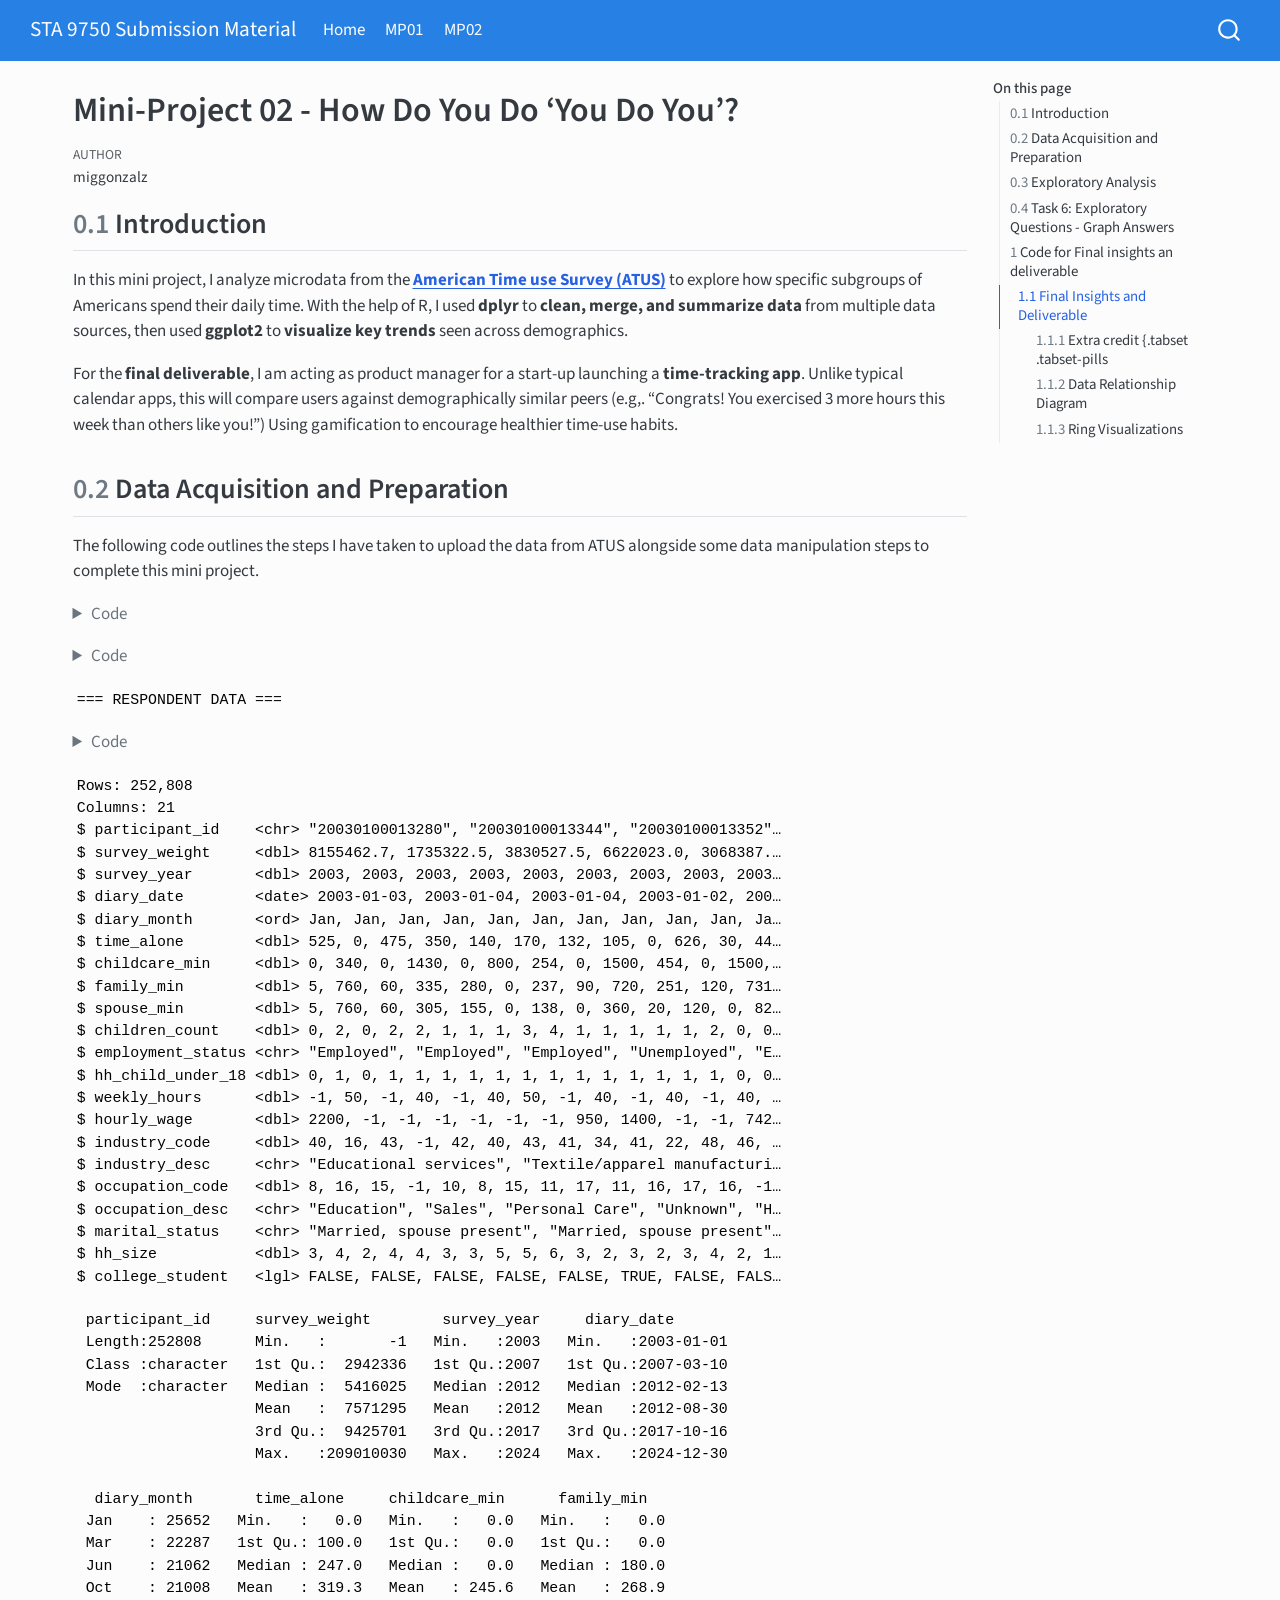
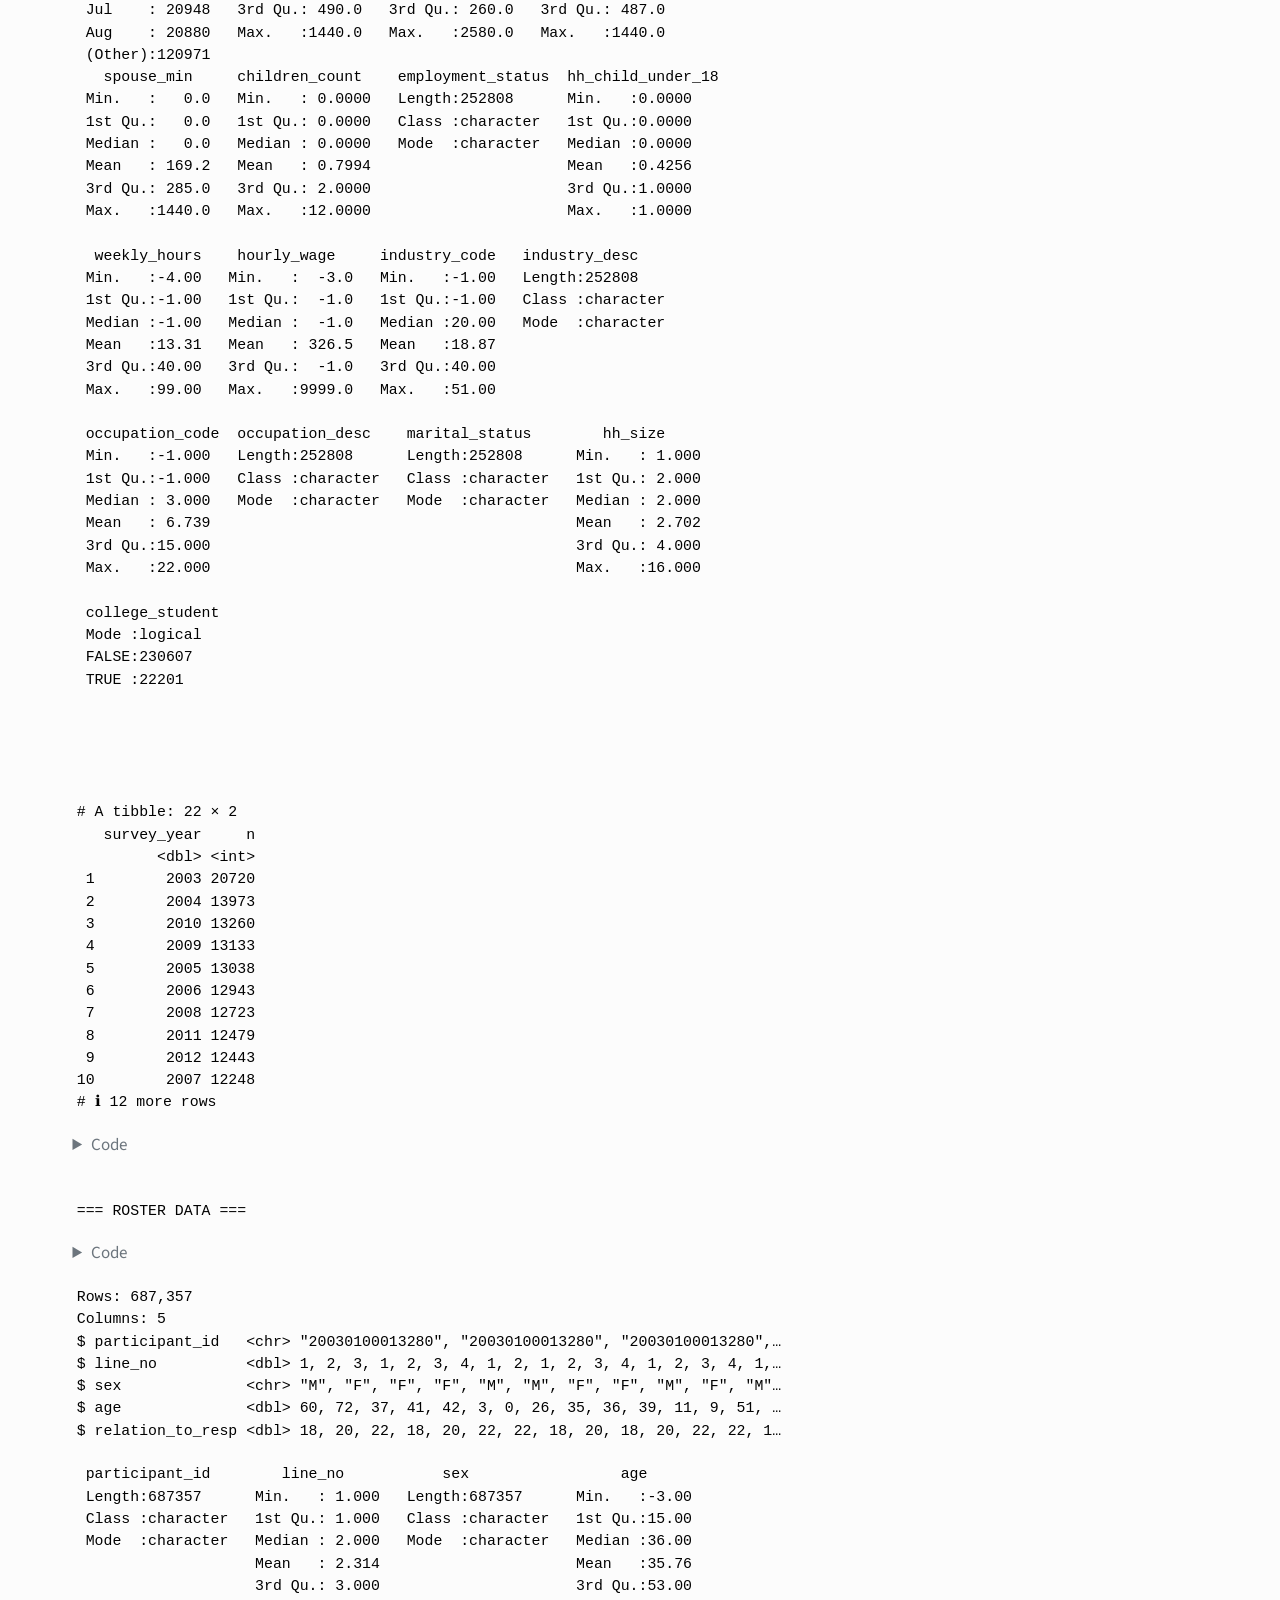
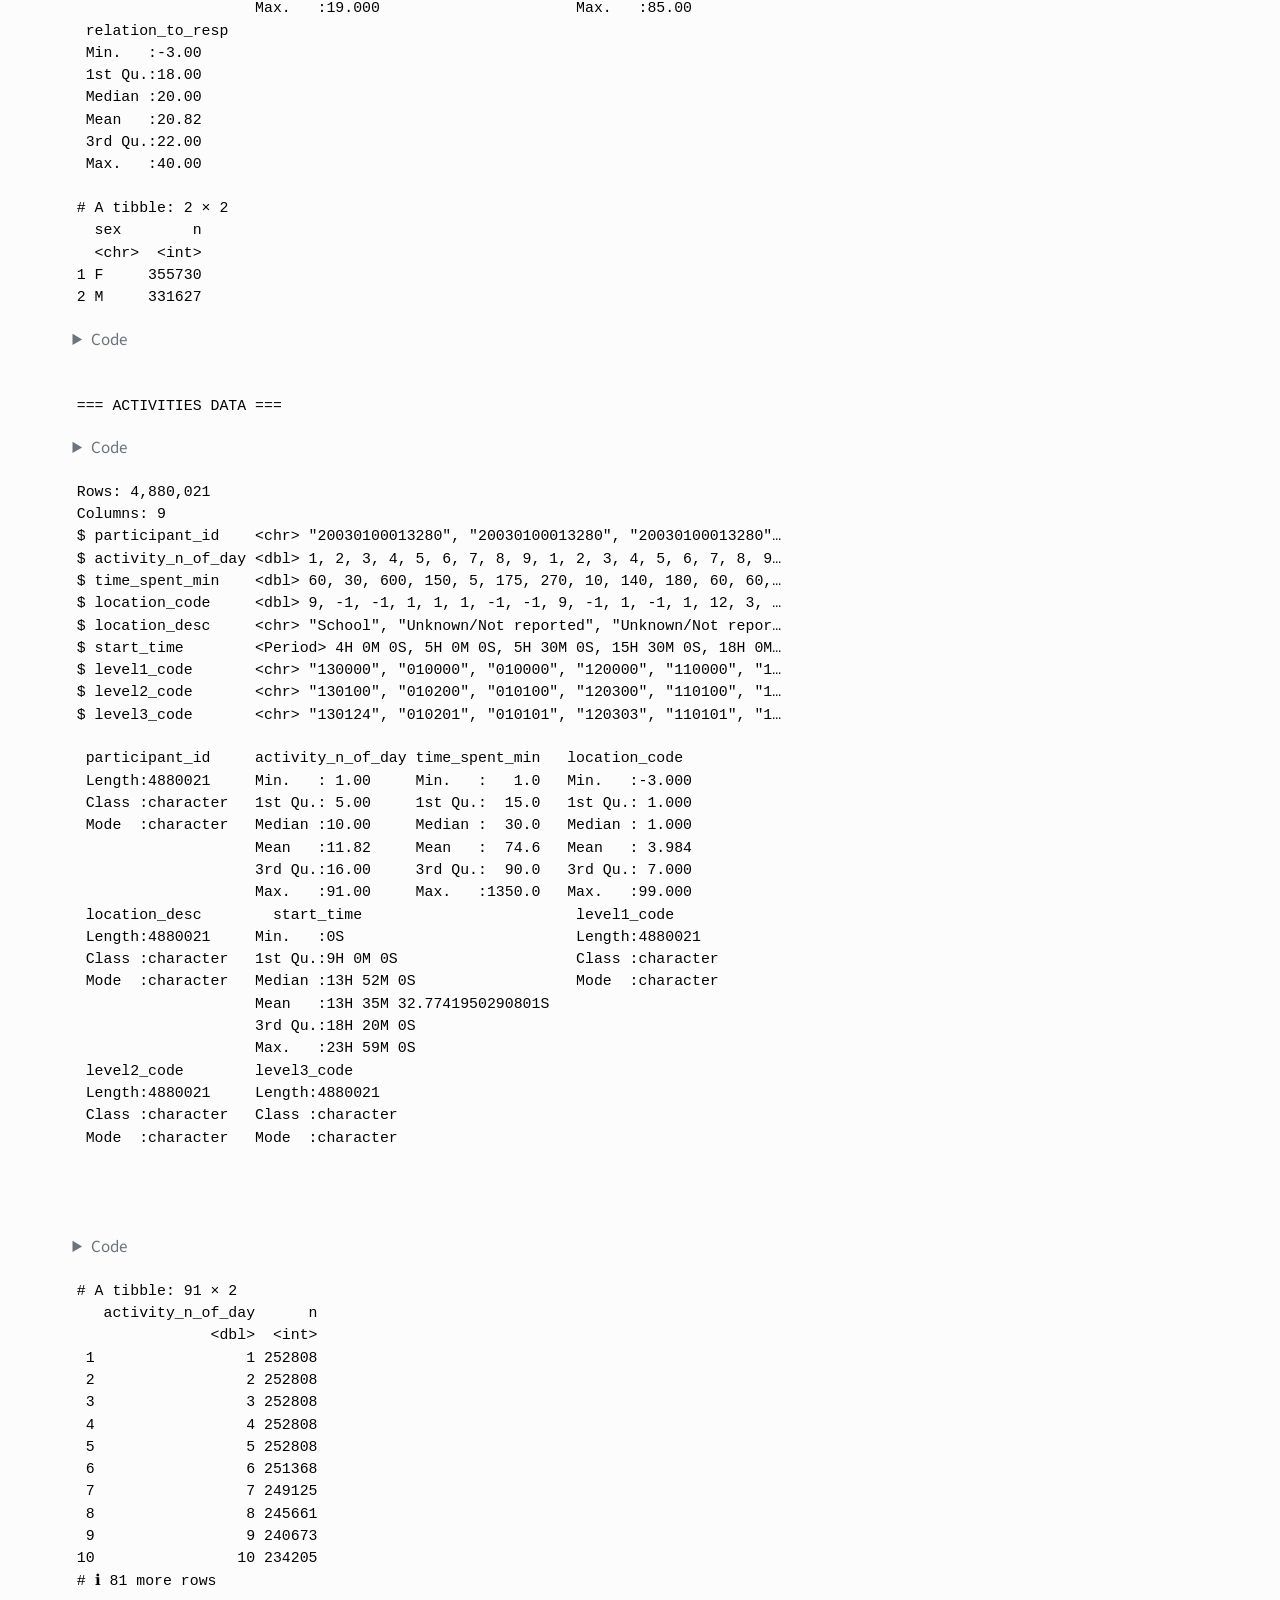
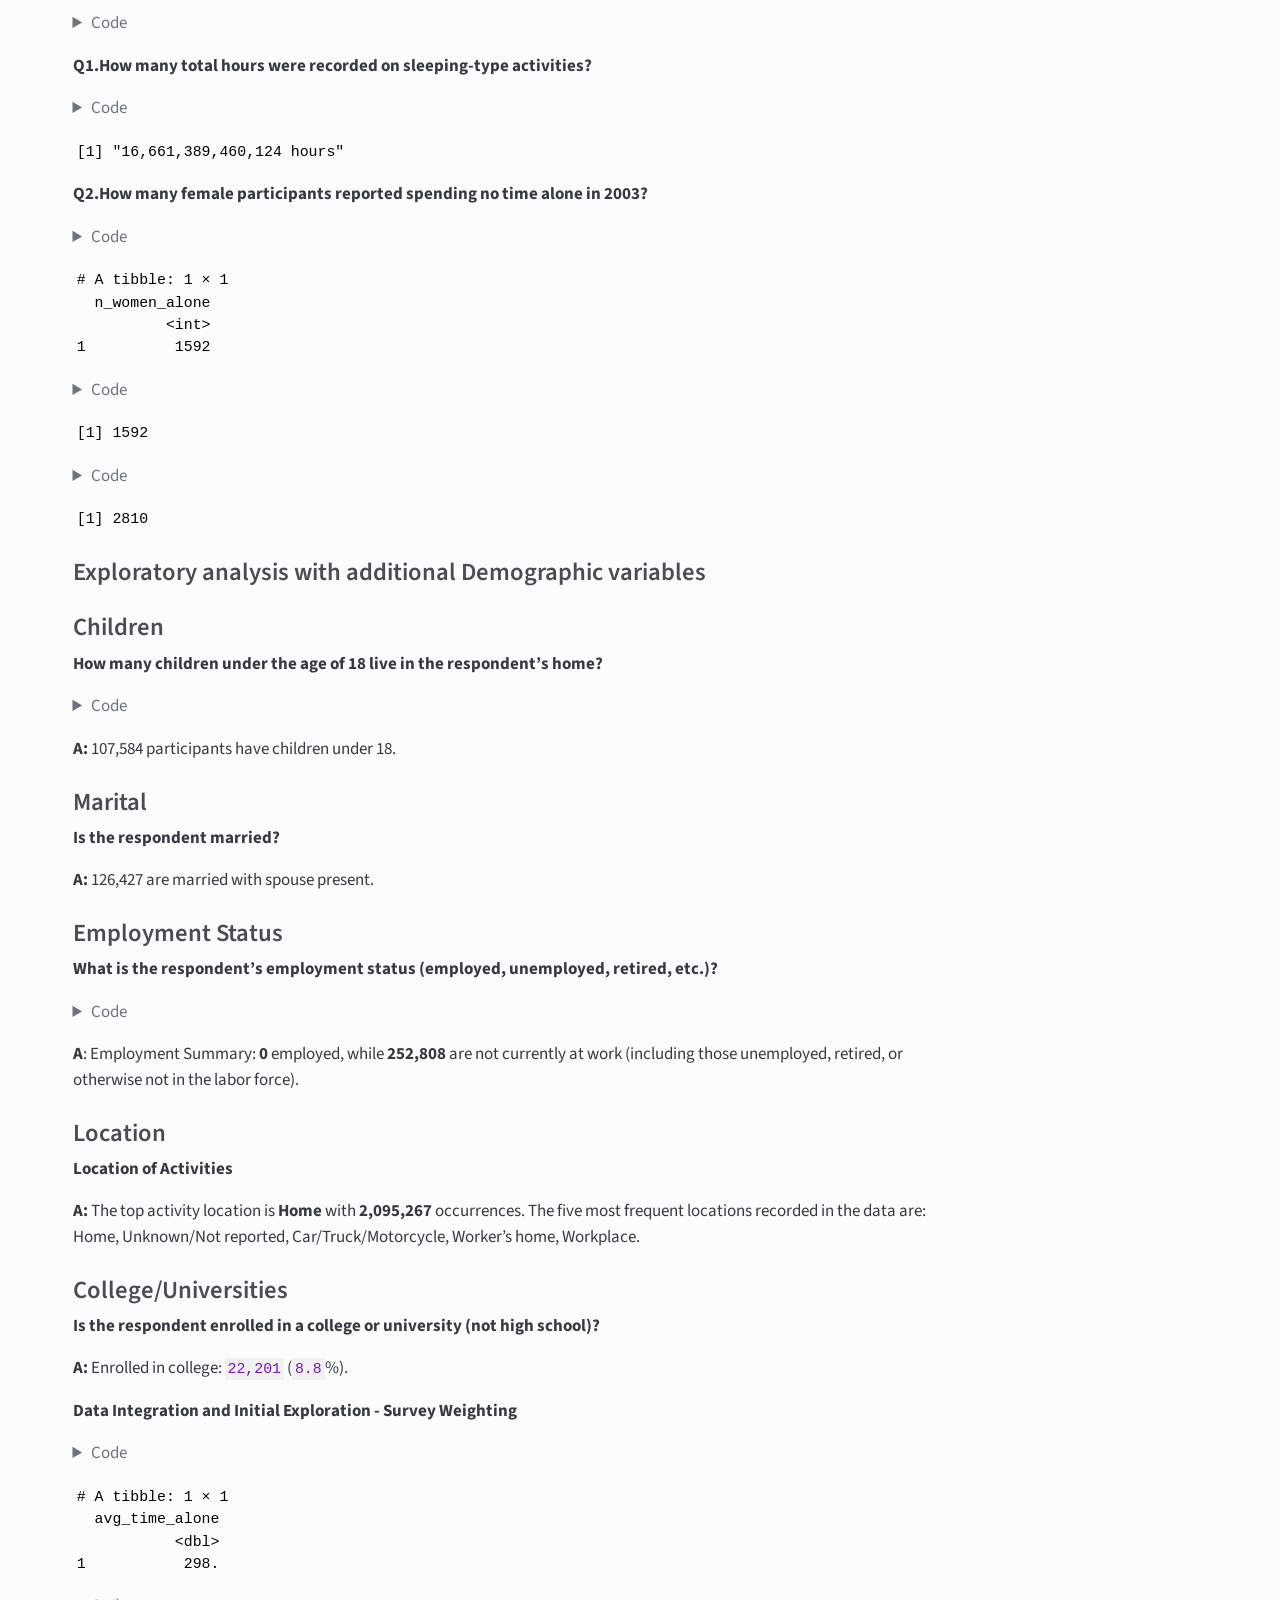
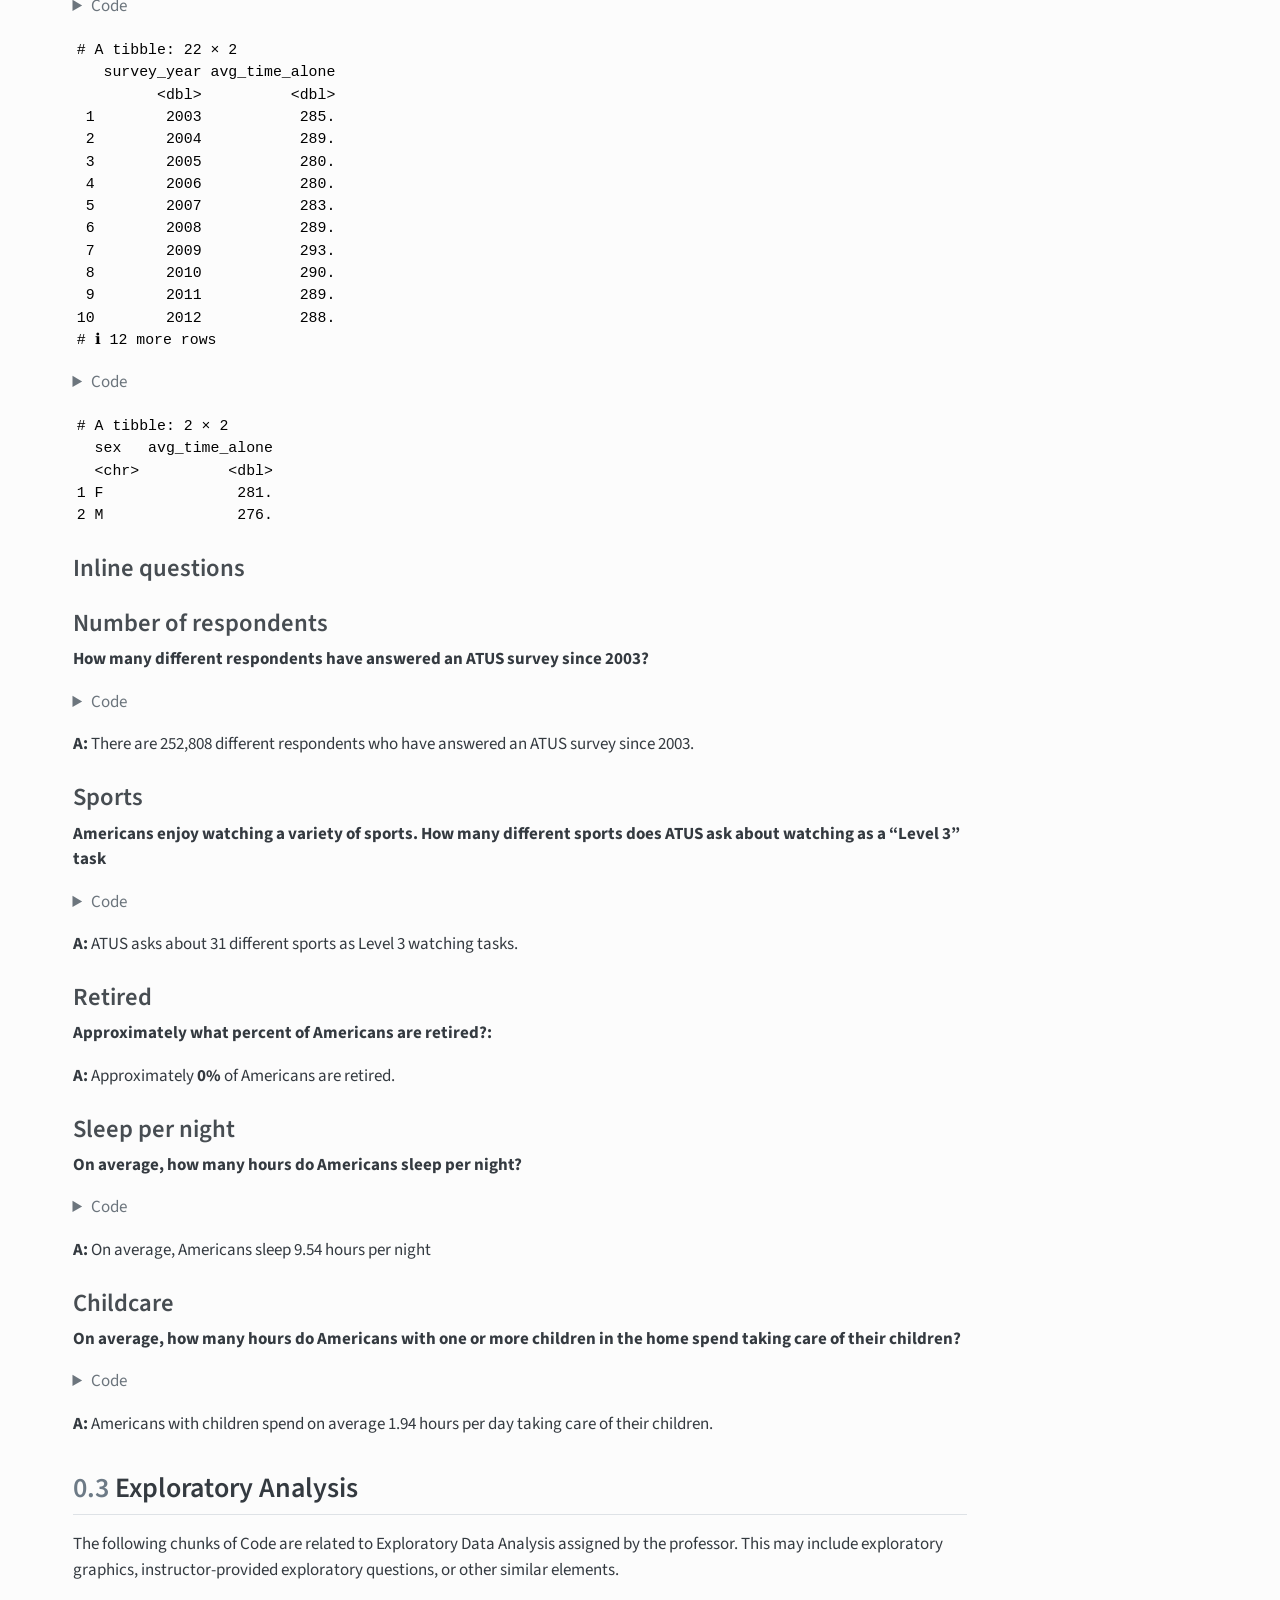
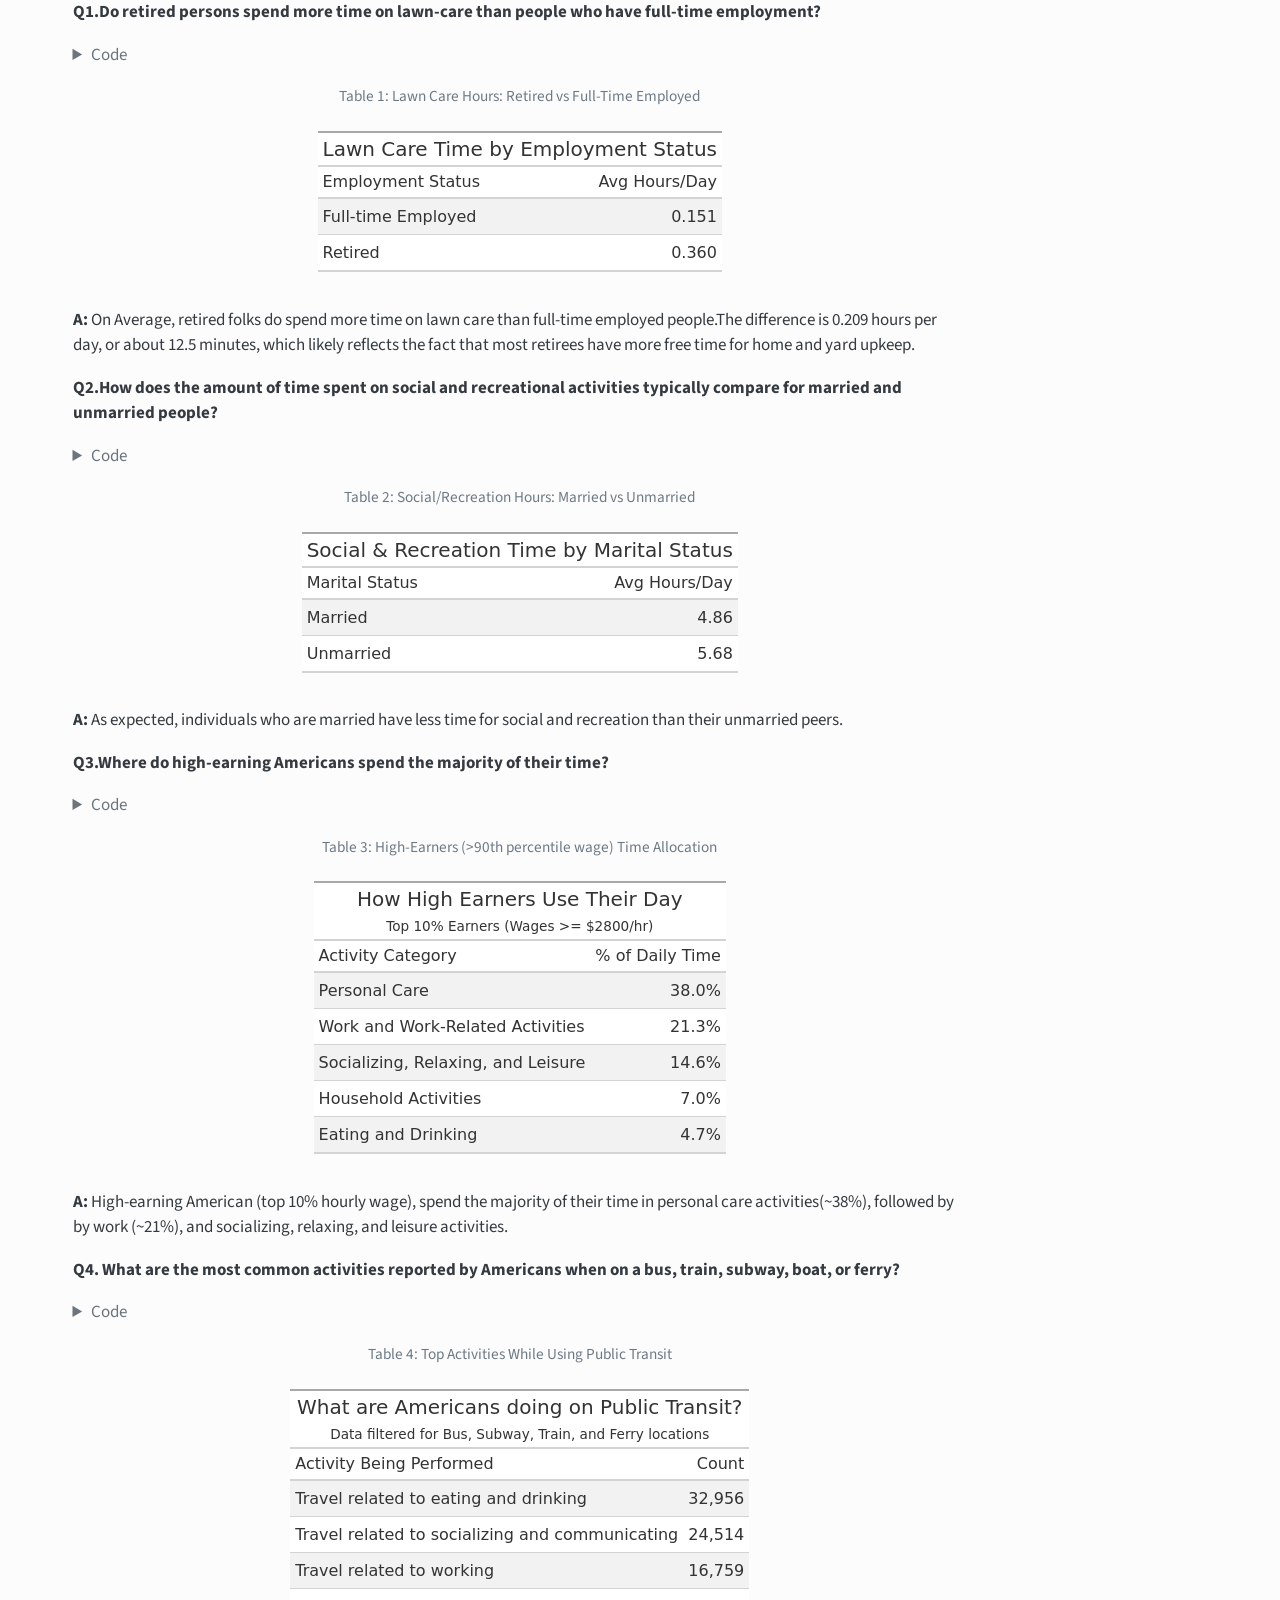
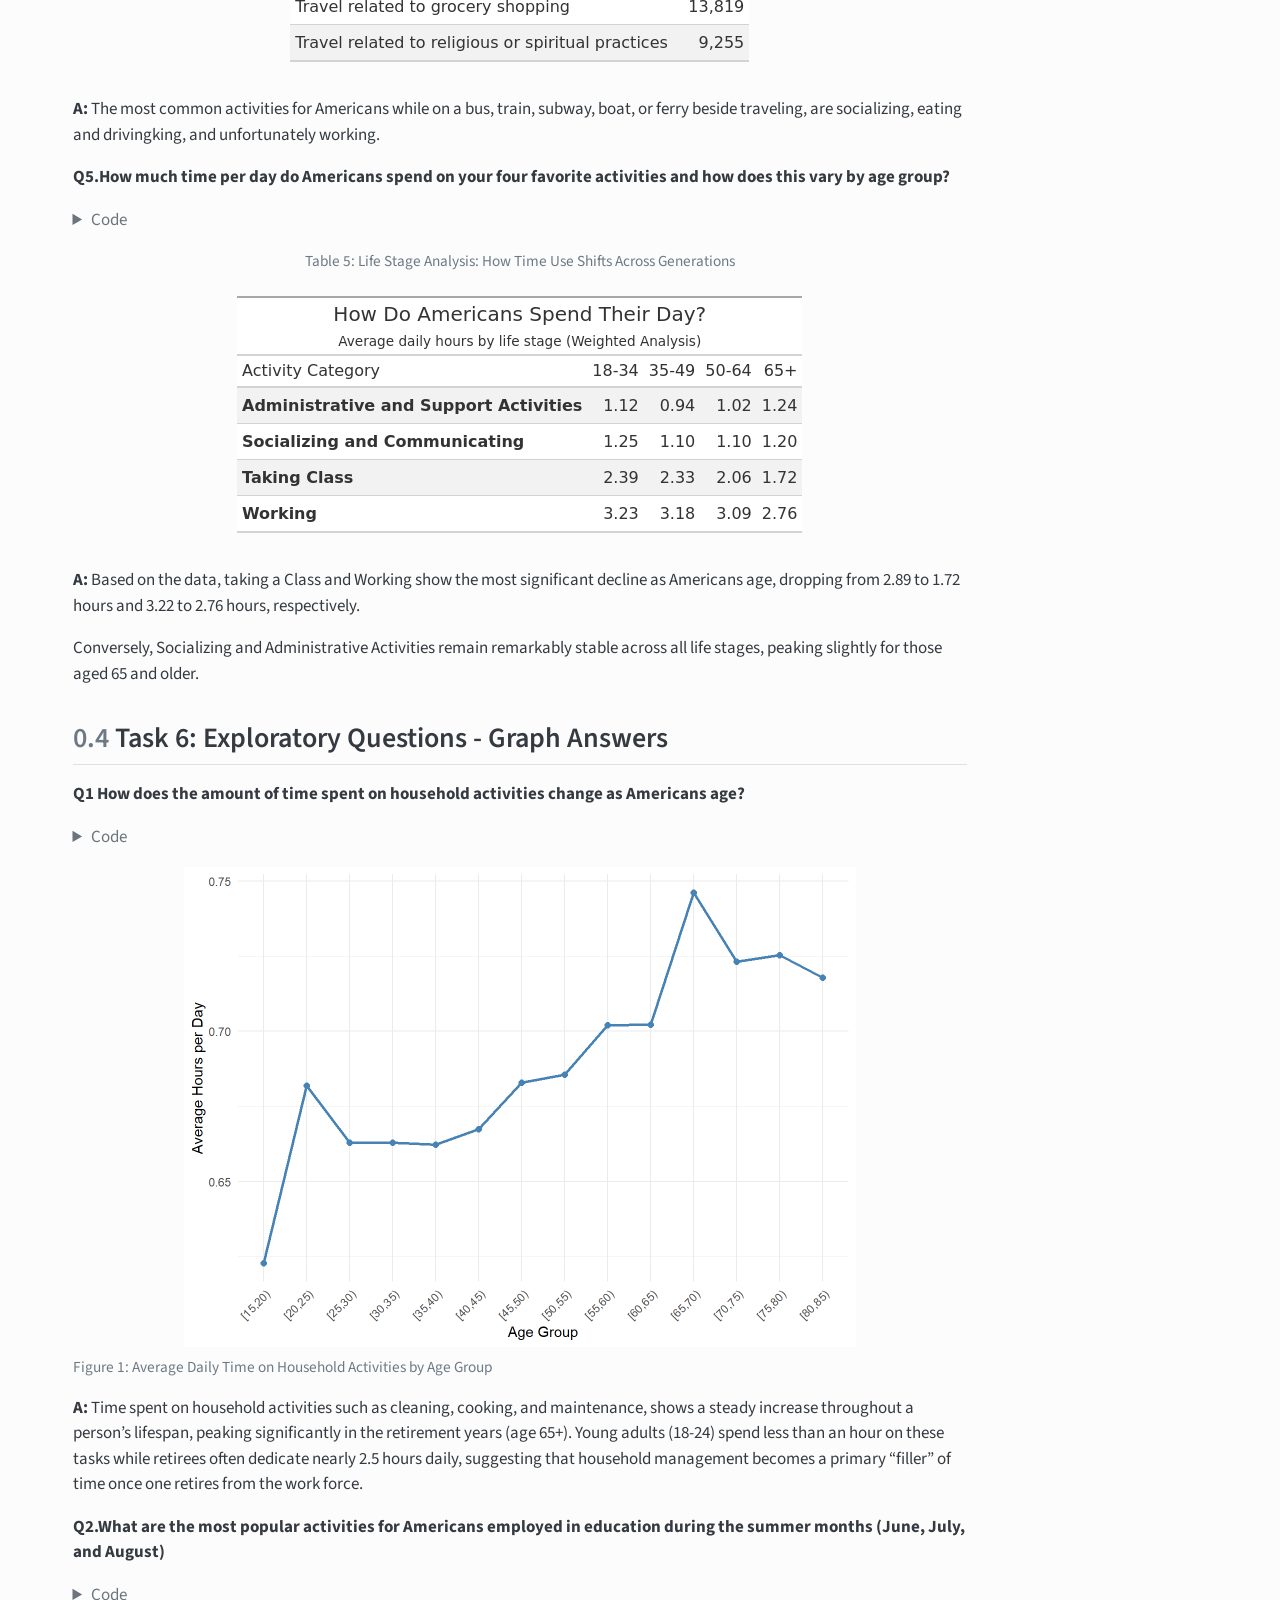
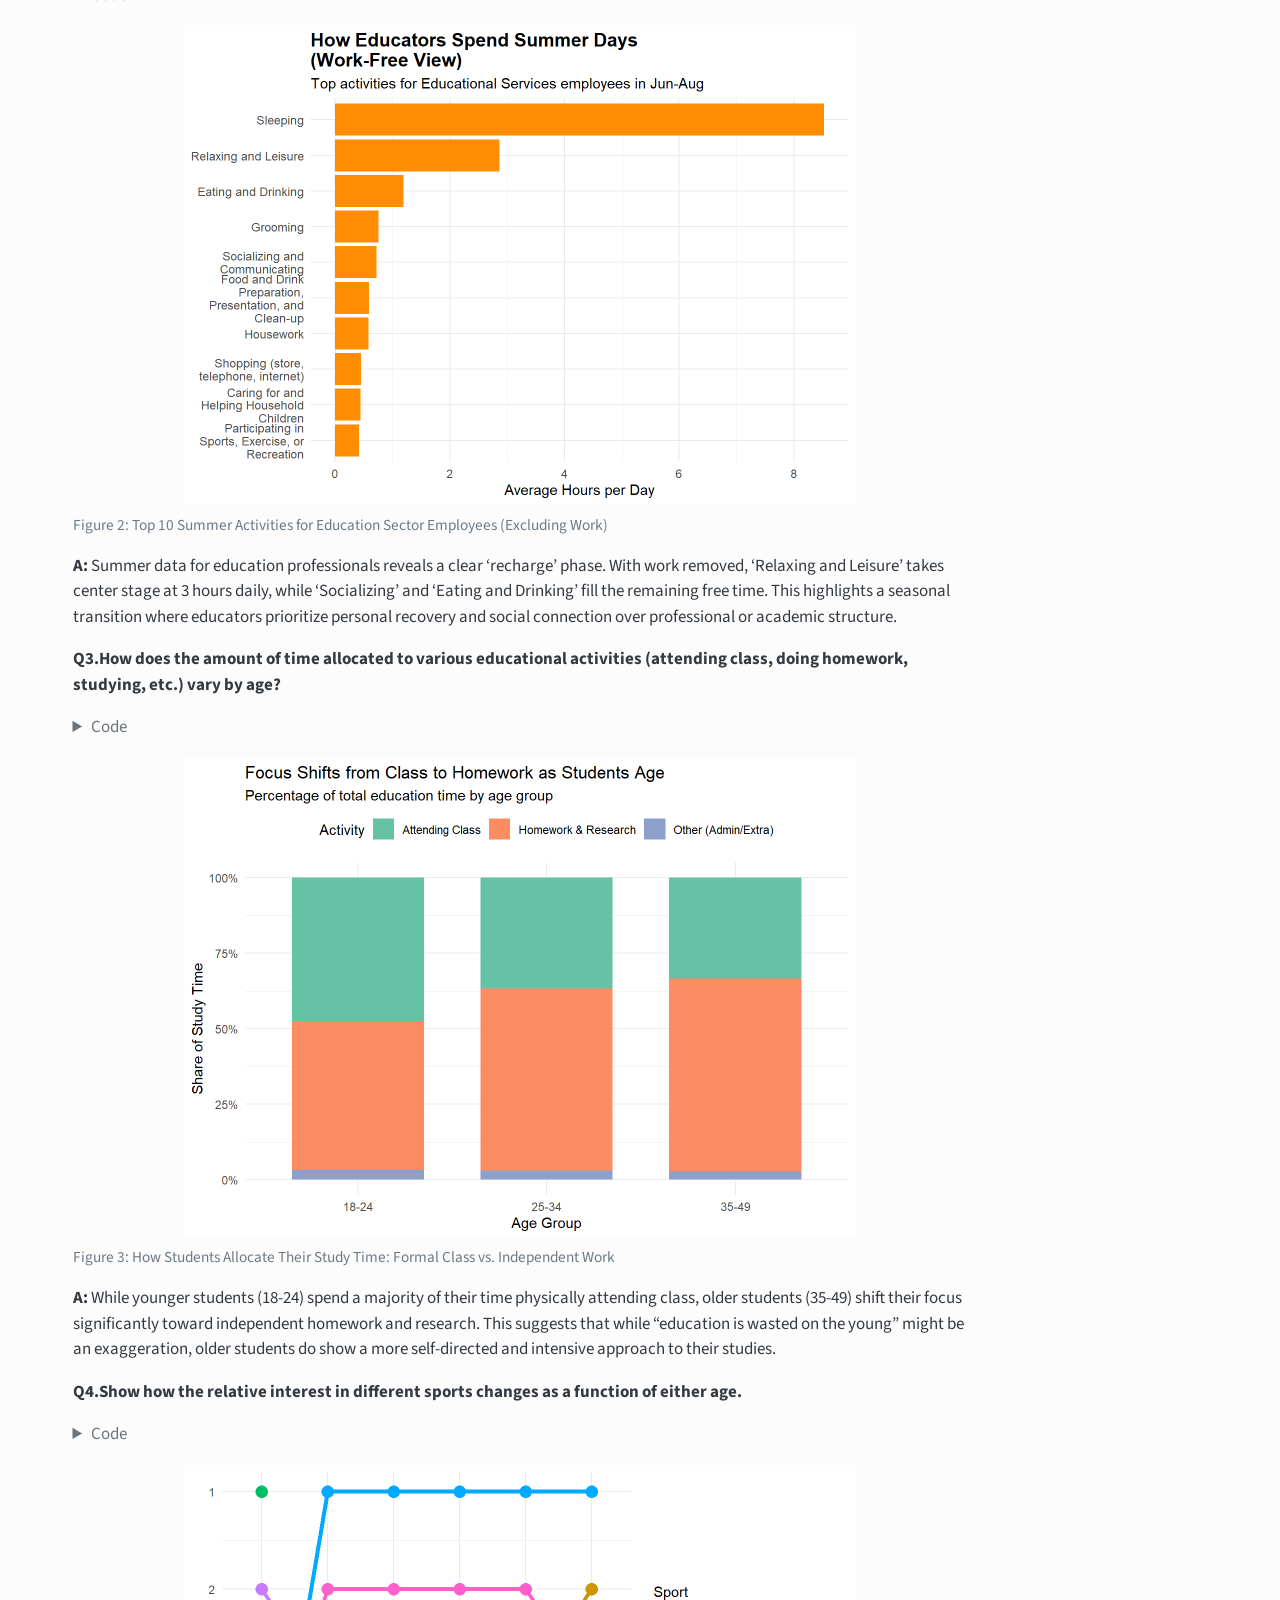
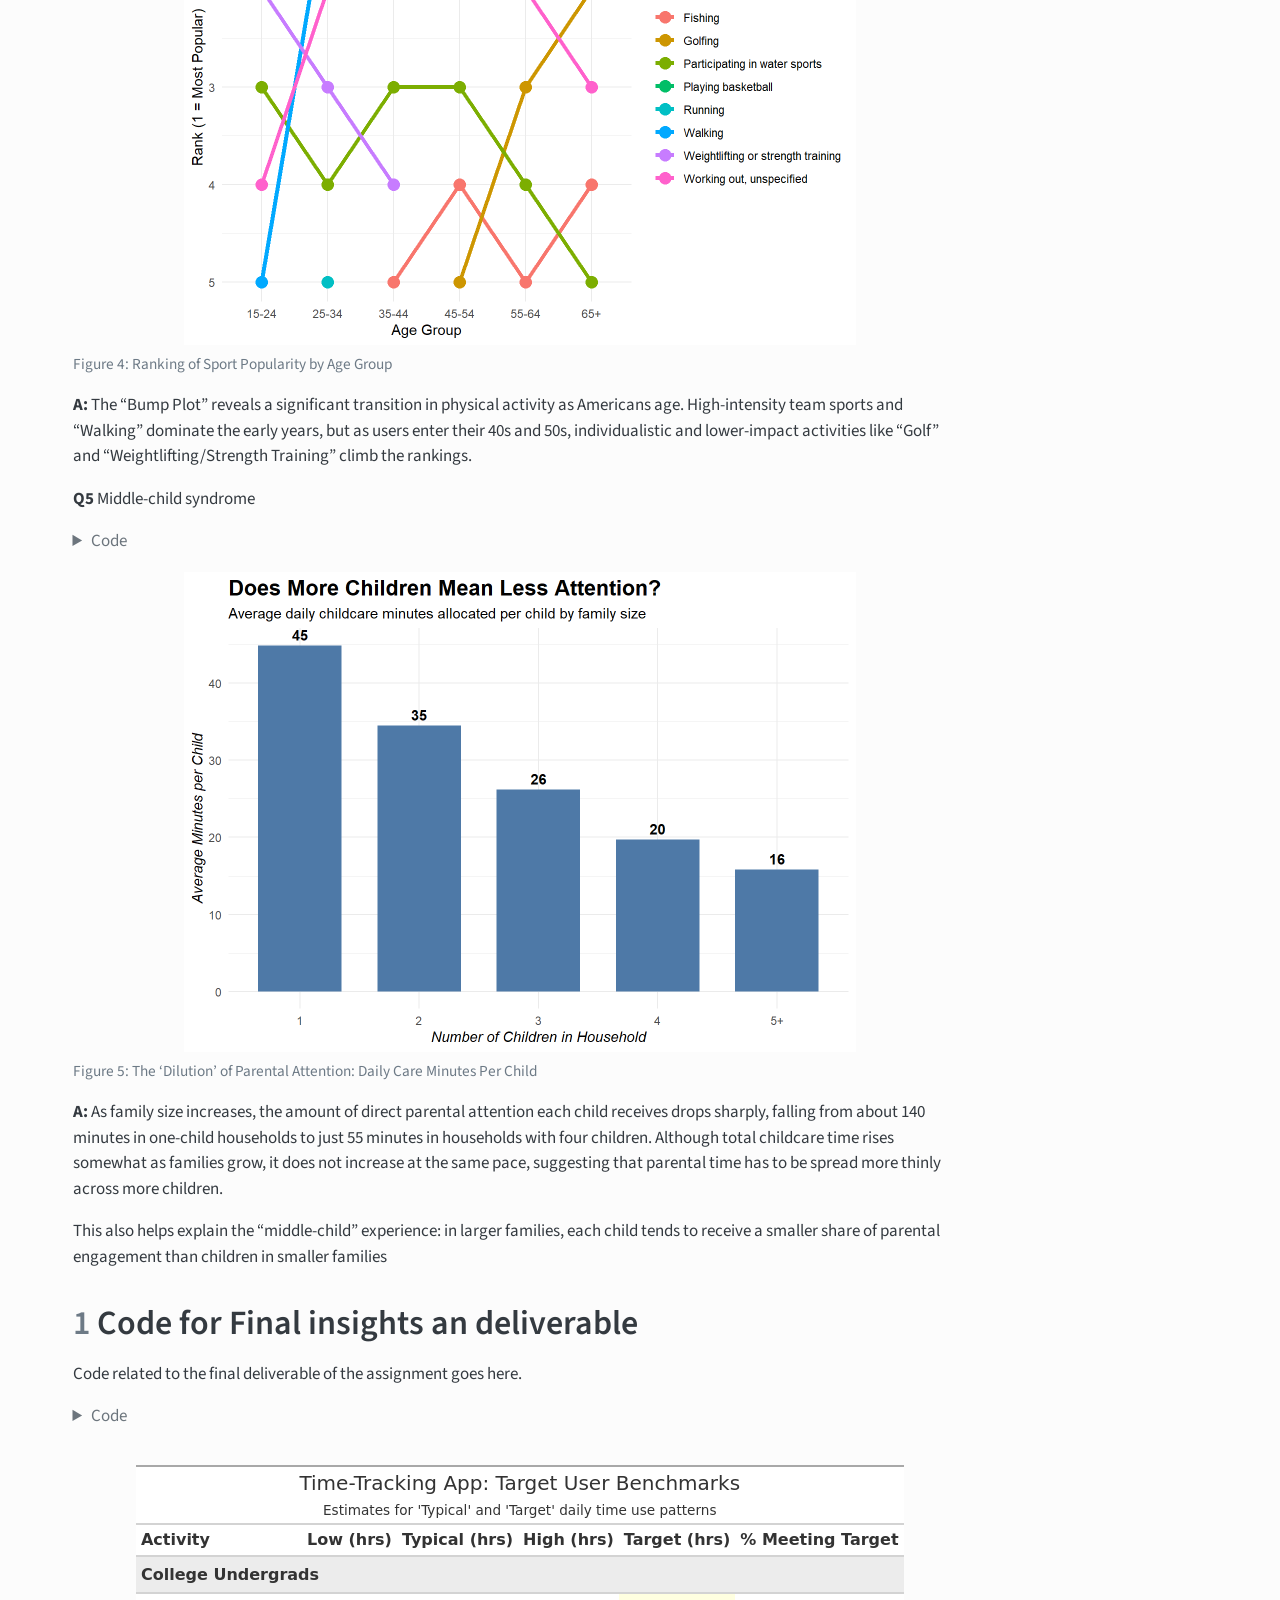
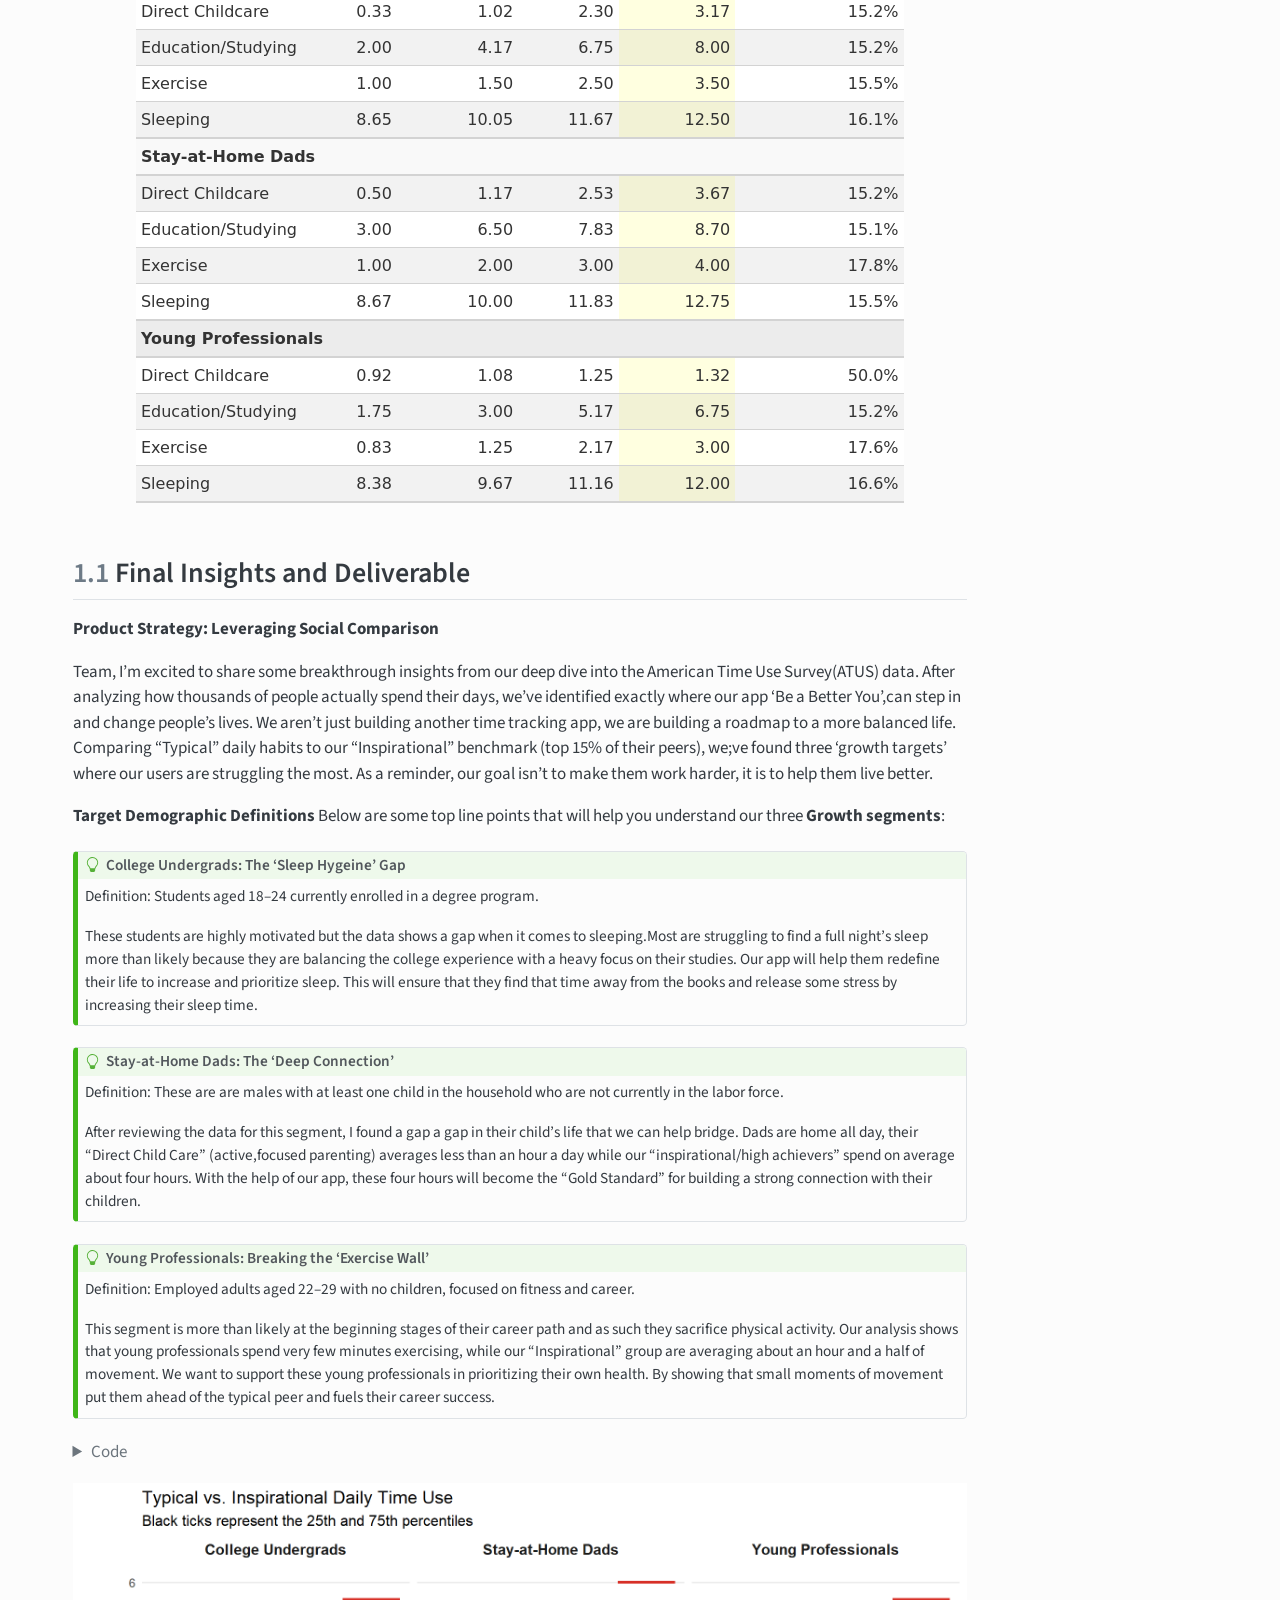
<file: docs/mp02.html>
<!DOCTYPE html>
<html xmlns="http://www.w3.org/1999/xhtml" lang="en" xml:lang="en"><head>

<meta charset="utf-8">
<meta name="generator" content="quarto-1.8.27">

<meta name="viewport" content="width=device-width, initial-scale=1.0, user-scalable=yes">

<meta name="author" content="miggonzalz">

<title>Mini-Project 02 - How Do You Do ‘You Do You’? – STA 9750 Submission Material</title>
<style>
code{white-space: pre-wrap;}
span.smallcaps{font-variant: small-caps;}
div.columns{display: flex; gap: min(4vw, 1.5em);}
div.column{flex: auto; overflow-x: auto;}
div.hanging-indent{margin-left: 1.5em; text-indent: -1.5em;}
ul.task-list{list-style: none;}
ul.task-list li input[type="checkbox"] {
  width: 0.8em;
  margin: 0 0.8em 0.2em -1em; /* quarto-specific, see https://github.com/quarto-dev/quarto-cli/issues/4556 */ 
  vertical-align: middle;
}
/* CSS for syntax highlighting */
html { -webkit-text-size-adjust: 100%; }
pre > code.sourceCode { white-space: pre; position: relative; }
pre > code.sourceCode > span { display: inline-block; line-height: 1.25; }
pre > code.sourceCode > span:empty { height: 1.2em; }
.sourceCode { overflow: visible; }
code.sourceCode > span { color: inherit; text-decoration: inherit; }
div.sourceCode { margin: 1em 0; }
pre.sourceCode { margin: 0; }
@media screen {
div.sourceCode { overflow: auto; }
}
@media print {
pre > code.sourceCode { white-space: pre-wrap; }
pre > code.sourceCode > span { text-indent: -5em; padding-left: 5em; }
}
pre.numberSource code
  { counter-reset: source-line 0; }
pre.numberSource code > span
  { position: relative; left: -4em; counter-increment: source-line; }
pre.numberSource code > span > a:first-child::before
  { content: counter(source-line);
    position: relative; left: -1em; text-align: right; vertical-align: baseline;
    border: none; display: inline-block;
    -webkit-touch-callout: none; -webkit-user-select: none;
    -khtml-user-select: none; -moz-user-select: none;
    -ms-user-select: none; user-select: none;
    padding: 0 4px; width: 4em;
  }
pre.numberSource { margin-left: 3em;  padding-left: 4px; }
div.sourceCode
  {   }
@media screen {
pre > code.sourceCode > span > a:first-child::before { text-decoration: underline; }
}
</style>


<script src="site_libs/quarto-nav/quarto-nav.js"></script>
<script src="site_libs/quarto-nav/headroom.min.js"></script>
<script src="site_libs/clipboard/clipboard.min.js"></script>
<script src="site_libs/quarto-search/autocomplete.umd.js"></script>
<script src="site_libs/quarto-search/fuse.min.js"></script>
<script src="site_libs/quarto-search/quarto-search.js"></script>
<meta name="quarto:offset" content="./">
<script src="site_libs/quarto-html/quarto.js" type="module"></script>
<script src="site_libs/quarto-html/tabsets/tabsets.js" type="module"></script>
<script src="site_libs/quarto-html/axe/axe-check.js" type="module"></script>
<script src="site_libs/quarto-html/popper.min.js"></script>
<script src="site_libs/quarto-html/tippy.umd.min.js"></script>
<script src="site_libs/quarto-html/anchor.min.js"></script>
<link href="site_libs/quarto-html/tippy.css" rel="stylesheet">
<link href="site_libs/quarto-html/quarto-syntax-highlighting-ed96de9b727972fe78a7b5d16c58bf87.css" rel="stylesheet" id="quarto-text-highlighting-styles">
<script src="site_libs/bootstrap/bootstrap.min.js"></script>
<link href="site_libs/bootstrap/bootstrap-icons.css" rel="stylesheet">
<link href="site_libs/bootstrap/bootstrap-029b10fc0dc652dab2ec1ac156c1a037.min.css" rel="stylesheet" append-hash="true" id="quarto-bootstrap" data-mode="light">
<script id="quarto-search-options" type="application/json">{
  "location": "navbar",
  "copy-button": false,
  "collapse-after": 3,
  "panel-placement": "end",
  "type": "overlay",
  "limit": 50,
  "keyboard-shortcut": [
    "f",
    "/",
    "s"
  ],
  "show-item-context": false,
  "language": {
    "search-no-results-text": "No results",
    "search-matching-documents-text": "matching documents",
    "search-copy-link-title": "Copy link to search",
    "search-hide-matches-text": "Hide additional matches",
    "search-more-match-text": "more match in this document",
    "search-more-matches-text": "more matches in this document",
    "search-clear-button-title": "Clear",
    "search-text-placeholder": "",
    "search-detached-cancel-button-title": "Cancel",
    "search-submit-button-title": "Submit",
    "search-label": "Search"
  }
}</script>
<link href="site_libs/htmltools-fill-0.5.9/fill.css" rel="stylesheet">

<script src="site_libs/htmlwidgets-1.6.4/htmlwidgets.js"></script>

<script src="site_libs/viz-1.8.2/viz.js"></script>

<link href="site_libs/DiagrammeR-styles-0.2/styles.css" rel="stylesheet">

<script src="site_libs/grViz-binding-1.0.11/grViz.js"></script>



<link rel="stylesheet" href="styles.css">
</head>

<body class="nav-fixed quarto-light">

<div id="quarto-search-results"></div>
  <header id="quarto-header" class="headroom fixed-top">
    <nav class="navbar navbar-expand-lg " data-bs-theme="dark">
      <div class="navbar-container container-fluid">
      <div class="navbar-brand-container mx-auto">
    <a class="navbar-brand" href="./index.html">
    <span class="navbar-title">STA 9750 Submission Material</span>
    </a>
  </div>
            <div id="quarto-search" class="" title="Search"></div>
          <button class="navbar-toggler" type="button" data-bs-toggle="collapse" data-bs-target="#navbarCollapse" aria-controls="navbarCollapse" role="menu" aria-expanded="false" aria-label="Toggle navigation" onclick="if (window.quartoToggleHeadroom) { window.quartoToggleHeadroom(); }">
  <span class="navbar-toggler-icon"></span>
</button>
          <div class="collapse navbar-collapse" id="navbarCollapse">
            <ul class="navbar-nav navbar-nav-scroll me-auto">
  <li class="nav-item">
    <a class="nav-link" href="./index.html"> 
<span class="menu-text">Home</span></a>
  </li>  
  <li class="nav-item">
    <a class="nav-link" href="./mp01.html"> 
<span class="menu-text">MP01</span></a>
  </li>  
  <li class="nav-item">
    <a class="nav-link active" href="./mp02.html" aria-current="page"> 
<span class="menu-text">MP02</span></a>
  </li>  
</ul>
          </div> <!-- /navcollapse -->
            <div class="quarto-navbar-tools">
</div>
      </div> <!-- /container-fluid -->
    </nav>
</header>
<!-- content -->
<div id="quarto-content" class="quarto-container page-columns page-rows-contents page-layout-full page-navbar">
<!-- sidebar -->
<!-- margin-sidebar -->
    <div id="quarto-margin-sidebar" class="sidebar margin-sidebar">
        <nav id="TOC" role="doc-toc" class="toc-active">
    <h2 id="toc-title">On this page</h2>
   
  <ul>
  <li><a href="#introduction" id="toc-introduction" class="nav-link active" data-scroll-target="#introduction"><span class="header-section-number">0.1</span> Introduction</a></li>
  <li><a href="#data-acquisition-and-preparation" id="toc-data-acquisition-and-preparation" class="nav-link" data-scroll-target="#data-acquisition-and-preparation"><span class="header-section-number">0.2</span> Data Acquisition and Preparation</a>
  <ul class="collapse">
  <li><a href="#exploratory-analysis-with-additional-demographic-variables" id="toc-exploratory-analysis-with-additional-demographic-variables" class="nav-link" data-scroll-target="#exploratory-analysis-with-additional-demographic-variables">Exploratory analysis with additional Demographic variables</a></li>
  <li><a href="#children" id="toc-children" class="nav-link" data-scroll-target="#children">Children</a></li>
  <li><a href="#marital" id="toc-marital" class="nav-link" data-scroll-target="#marital">Marital</a></li>
  <li><a href="#employment-status" id="toc-employment-status" class="nav-link" data-scroll-target="#employment-status">Employment Status</a></li>
  <li><a href="#location" id="toc-location" class="nav-link" data-scroll-target="#location">Location</a></li>
  <li><a href="#collegeuniversities" id="toc-collegeuniversities" class="nav-link" data-scroll-target="#collegeuniversities">College/Universities</a></li>
  <li><a href="#inline-questions" id="toc-inline-questions" class="nav-link" data-scroll-target="#inline-questions">Inline questions</a></li>
  <li><a href="#number-of-respondents" id="toc-number-of-respondents" class="nav-link" data-scroll-target="#number-of-respondents">Number of respondents</a></li>
  <li><a href="#sports" id="toc-sports" class="nav-link" data-scroll-target="#sports">Sports</a></li>
  <li><a href="#retired" id="toc-retired" class="nav-link" data-scroll-target="#retired">Retired</a></li>
  <li><a href="#sleep-per-night" id="toc-sleep-per-night" class="nav-link" data-scroll-target="#sleep-per-night">Sleep per night</a></li>
  <li><a href="#childcare" id="toc-childcare" class="nav-link" data-scroll-target="#childcare">Childcare</a></li>
  </ul></li>
  <li><a href="#exploratory-analysis" id="toc-exploratory-analysis" class="nav-link" data-scroll-target="#exploratory-analysis"><span class="header-section-number">0.3</span> Exploratory Analysis</a></li>
  <li><a href="#task-6-exploratory-questions---graph-answers" id="toc-task-6-exploratory-questions---graph-answers" class="nav-link" data-scroll-target="#task-6-exploratory-questions---graph-answers"><span class="header-section-number">0.4</span> Task 6: Exploratory Questions - Graph Answers</a></li>
  <li><a href="#code-for-final-insights-an-deliverable" id="toc-code-for-final-insights-an-deliverable" class="nav-link" data-scroll-target="#code-for-final-insights-an-deliverable"><span class="header-section-number">1</span> Code for Final insights an deliverable</a>
  <ul class="collapse">
  <li><a href="#final-insights-and-deliverable" id="toc-final-insights-and-deliverable" class="nav-link" data-scroll-target="#final-insights-and-deliverable"><span class="header-section-number">1.1</span> Final Insights and Deliverable</a>
  <ul class="collapse">
  <li><a href="#extra-credit-.tabset-.tabset-pills" id="toc-extra-credit-.tabset-.tabset-pills" class="nav-link" data-scroll-target="#extra-credit-.tabset-.tabset-pills"><span class="header-section-number">1.1.1</span> Extra credit {.tabset .tabset-pills</a></li>
  <li><a href="#data-relationship-diagram" id="toc-data-relationship-diagram" class="nav-link" data-scroll-target="#data-relationship-diagram"><span class="header-section-number">1.1.2</span> Data Relationship Diagram</a></li>
  <li><a href="#ring-visualizations" id="toc-ring-visualizations" class="nav-link" data-scroll-target="#ring-visualizations"><span class="header-section-number">1.1.3</span> Ring Visualizations</a></li>
  </ul></li>
  </ul></li>
  </ul>
</nav>
    </div>
<!-- main -->
<main class="content column-page-left" id="quarto-document-content">

<header id="title-block-header" class="quarto-title-block default">
<div class="quarto-title">
<h1 class="title">Mini-Project 02 - How Do You Do ‘You Do You’?</h1>
</div>



<div class="quarto-title-meta column-page-left">

    <div>
    <div class="quarto-title-meta-heading">Author</div>
    <div class="quarto-title-meta-contents">
             <p>miggonzalz </p>
          </div>
  </div>
    
  
    
  </div>
  


</header>


<section id="introduction" class="level2" data-number="0.1">
<h2 data-number="0.1" class="anchored" data-anchor-id="introduction"><span class="header-section-number">0.1</span> Introduction</h2>
<p>In this mini project, I analyze microdata from the <a href="https://www.bls.gov/tus/"><strong>American Time use Survey (ATUS)</strong></a> to explore how specific subgroups of Americans spend their daily time. With the help of R, I used <strong>dplyr</strong> to <strong>clean, merge, and summarize data</strong> from multiple data sources, then used <strong>ggplot2</strong> to <strong>visualize key trends</strong> seen across demographics.</p>
<p>For the <strong>final deliverable</strong>, I am acting as product manager for a start-up launching a <strong>time-tracking app</strong>. Unlike typical calendar apps, this will compare users against demographically similar peers (e.g,. “Congrats! You exercised 3 more hours this week than others like you!”) Using gamification to encourage healthier time-use habits.</p>
</section>
<section id="data-acquisition-and-preparation" class="level2" data-number="0.2">
<h2 data-number="0.2" class="anchored" data-anchor-id="data-acquisition-and-preparation"><span class="header-section-number">0.2</span> Data Acquisition and Preparation</h2>
<p>The following code outlines the steps I have taken to upload the data from ATUS alongside some data manipulation steps to complete this mini project.</p>
<div class="cell">
<details class="code-fold">
<summary>Code</summary>
<div class="code-copy-outer-scaffold"><div class="sourceCode cell-code" id="cb1"><pre class="sourceCode r code-with-copy"><code class="sourceCode r"><span id="cb1-1"><a href="#cb1-1" aria-hidden="true" tabindex="-1"></a><span class="fu">library</span>(tidyverse)</span>
<span id="cb1-2"><a href="#cb1-2" aria-hidden="true" tabindex="-1"></a><span class="fu">library</span>(glue)</span>
<span id="cb1-3"><a href="#cb1-3" aria-hidden="true" tabindex="-1"></a><span class="fu">library</span>(readxl)</span>
<span id="cb1-4"><a href="#cb1-4" aria-hidden="true" tabindex="-1"></a><span class="fu">library</span>(httr2)</span>
<span id="cb1-5"><a href="#cb1-5" aria-hidden="true" tabindex="-1"></a><span class="fu">library</span>(lubridate)</span>
<span id="cb1-6"><a href="#cb1-6" aria-hidden="true" tabindex="-1"></a><span class="fu">library</span>(gt)</span>
<span id="cb1-7"><a href="#cb1-7" aria-hidden="true" tabindex="-1"></a><span class="fu">library</span>(scales)</span>
<span id="cb1-8"><a href="#cb1-8" aria-hidden="true" tabindex="-1"></a></span>
<span id="cb1-9"><a href="#cb1-9" aria-hidden="true" tabindex="-1"></a><span class="co"># --- FUNCTION: Load and Clean ATUS Data ---</span></span>
<span id="cb1-10"><a href="#cb1-10" aria-hidden="true" tabindex="-1"></a>load_atus_data <span class="ot">&lt;-</span> <span class="cf">function</span>(<span class="at">file_base =</span> <span class="fu">c</span>(<span class="st">"resp"</span>, <span class="st">"rost"</span>, <span class="st">"act"</span>)){</span>
<span id="cb1-11"><a href="#cb1-11" aria-hidden="true" tabindex="-1"></a>    file_base <span class="ot">&lt;-</span> <span class="fu">match.arg</span>(file_base)</span>
<span id="cb1-12"><a href="#cb1-12" aria-hidden="true" tabindex="-1"></a>    file_name_out <span class="ot">&lt;-</span> <span class="fu">file.path</span>(<span class="st">"data"</span>, <span class="st">"mp02"</span>, <span class="fu">glue</span>(<span class="st">"atus{file_base}_0324.dat"</span>))</span>
<span id="cb1-13"><a href="#cb1-13" aria-hidden="true" tabindex="-1"></a>    </span>
<span id="cb1-14"><a href="#cb1-14" aria-hidden="true" tabindex="-1"></a>    <span class="cf">if</span>(<span class="sc">!</span><span class="fu">file.exists</span>(file_name_out)){</span>
<span id="cb1-15"><a href="#cb1-15" aria-hidden="true" tabindex="-1"></a>        <span class="fu">stop</span>(<span class="fu">glue</span>(<span class="st">"File {file_name_out} not found. Please ensure data is downloaded."</span>))</span>
<span id="cb1-16"><a href="#cb1-16" aria-hidden="true" tabindex="-1"></a>    }</span>
<span id="cb1-17"><a href="#cb1-17" aria-hidden="true" tabindex="-1"></a>    </span>
<span id="cb1-18"><a href="#cb1-18" aria-hidden="true" tabindex="-1"></a>    <span class="co"># Read data forcing IDs and Codes to Character</span></span>
<span id="cb1-19"><a href="#cb1-19" aria-hidden="true" tabindex="-1"></a>    file <span class="ot">&lt;-</span> <span class="fu">read_csv</span>(file_name_out, </span>
<span id="cb1-20"><a href="#cb1-20" aria-hidden="true" tabindex="-1"></a>                     <span class="at">show_col_types =</span> <span class="cn">FALSE</span>,</span>
<span id="cb1-21"><a href="#cb1-21" aria-hidden="true" tabindex="-1"></a>                     <span class="at">col_types =</span> <span class="fu">cols</span>(<span class="at">TUCASEID =</span> <span class="fu">col_character</span>(),</span>
<span id="cb1-22"><a href="#cb1-22" aria-hidden="true" tabindex="-1"></a>                                      <span class="at">TRCODEP =</span> <span class="fu">col_character</span>()))</span>
<span id="cb1-23"><a href="#cb1-23" aria-hidden="true" tabindex="-1"></a>    </span>
<span id="cb1-24"><a href="#cb1-24" aria-hidden="true" tabindex="-1"></a>    result <span class="ot">&lt;-</span> <span class="cf">switch</span>(file_base, </span>
<span id="cb1-25"><a href="#cb1-25" aria-hidden="true" tabindex="-1"></a>        <span class="at">resp =</span> file <span class="sc">|&gt;</span> </span>
<span id="cb1-26"><a href="#cb1-26" aria-hidden="true" tabindex="-1"></a>            <span class="fu">mutate</span>(<span class="at">participant_id =</span> TUCASEID,</span>
<span id="cb1-27"><a href="#cb1-27" aria-hidden="true" tabindex="-1"></a>                   <span class="at">survey_weight =</span> TUFNWGTP,</span>
<span id="cb1-28"><a href="#cb1-28" aria-hidden="true" tabindex="-1"></a>                   <span class="at">survey_year =</span> TUYEAR,</span>
<span id="cb1-29"><a href="#cb1-29" aria-hidden="true" tabindex="-1"></a>                   <span class="at">diary_date =</span> <span class="fu">ymd</span>(TUDIARYDATE),</span>
<span id="cb1-30"><a href="#cb1-30" aria-hidden="true" tabindex="-1"></a>                   <span class="at">diary_month =</span> <span class="fu">month</span>(diary_date, <span class="at">label =</span> <span class="cn">TRUE</span>),</span>
<span id="cb1-31"><a href="#cb1-31" aria-hidden="true" tabindex="-1"></a>                   <span class="at">time_alone =</span> TRTALONE,</span>
<span id="cb1-32"><a href="#cb1-32" aria-hidden="true" tabindex="-1"></a>                   <span class="at">childcare_min =</span> TRTCC <span class="sc">+</span> TRTCCTOT,</span>
<span id="cb1-33"><a href="#cb1-33" aria-hidden="true" tabindex="-1"></a>                   <span class="at">family_min =</span> TRTHHFAMILY,</span>
<span id="cb1-34"><a href="#cb1-34" aria-hidden="true" tabindex="-1"></a>                   <span class="at">spouse_min =</span> TRTSPOUSE,</span>
<span id="cb1-35"><a href="#cb1-35" aria-hidden="true" tabindex="-1"></a>                   <span class="at">children_count =</span> TRCHILDNUM,</span>
<span id="cb1-36"><a href="#cb1-36" aria-hidden="true" tabindex="-1"></a>                   <span class="at">employment_status =</span> <span class="fu">case_match</span>(TELFS,</span>
<span id="cb1-37"><a href="#cb1-37" aria-hidden="true" tabindex="-1"></a>                       <span class="dv">1</span><span class="sc">:</span><span class="dv">2</span> <span class="sc">~</span> <span class="st">"Employed"</span>,</span>
<span id="cb1-38"><a href="#cb1-38" aria-hidden="true" tabindex="-1"></a>                       <span class="dv">3</span><span class="sc">:</span><span class="dv">4</span> <span class="sc">~</span> <span class="st">"Unemployed"</span>, </span>
<span id="cb1-39"><a href="#cb1-39" aria-hidden="true" tabindex="-1"></a>                       <span class="dv">5</span> <span class="sc">~</span> <span class="st">"Not in Labor Force"</span>,</span>
<span id="cb1-40"><a href="#cb1-40" aria-hidden="true" tabindex="-1"></a>                       <span class="at">.default =</span> <span class="st">"Unknown"</span></span>
<span id="cb1-41"><a href="#cb1-41" aria-hidden="true" tabindex="-1"></a>                   ),</span>
<span id="cb1-42"><a href="#cb1-42" aria-hidden="true" tabindex="-1"></a>                   <span class="at">hh_child_under_18 =</span> <span class="fu">case_match</span>(TRHHCHILD, <span class="dv">1</span> <span class="sc">~</span> <span class="dv">1</span>, <span class="dv">2</span> <span class="sc">~</span> <span class="dv">0</span>, <span class="at">.default =</span> <span class="dv">0</span>),</span>
<span id="cb1-43"><a href="#cb1-43" aria-hidden="true" tabindex="-1"></a>                   <span class="at">weekly_hours =</span> TESPUHRS,</span>
<span id="cb1-44"><a href="#cb1-44" aria-hidden="true" tabindex="-1"></a>                   <span class="at">hourly_wage =</span> TEERNH1O,</span>
<span id="cb1-45"><a href="#cb1-45" aria-hidden="true" tabindex="-1"></a>                   <span class="at">industry_code =</span> TRDTIND1,</span>
<span id="cb1-46"><a href="#cb1-46" aria-hidden="true" tabindex="-1"></a>                   <span class="at">industry_desc =</span> <span class="fu">case_match</span>(TRDTIND1,</span>
<span id="cb1-47"><a href="#cb1-47" aria-hidden="true" tabindex="-1"></a>                       <span class="dv">1</span> <span class="sc">~</span> <span class="st">"Agriculture"</span>, </span>
<span id="cb1-48"><a href="#cb1-48" aria-hidden="true" tabindex="-1"></a>                       <span class="dv">2</span> <span class="sc">~</span> <span class="st">"Forestry/Fishing"</span>, </span>
<span id="cb1-49"><a href="#cb1-49" aria-hidden="true" tabindex="-1"></a>                       <span class="dv">3</span> <span class="sc">~</span> <span class="st">"Mining"</span>, <span class="dv">4</span> <span class="sc">~</span> <span class="st">"Construction"</span>,</span>
<span id="cb1-50"><a href="#cb1-50" aria-hidden="true" tabindex="-1"></a>                       <span class="dv">5</span> <span class="sc">~</span> <span class="st">"Nonmetallic manufacturing"</span>, </span>
<span id="cb1-51"><a href="#cb1-51" aria-hidden="true" tabindex="-1"></a>                       <span class="dv">6</span> <span class="sc">~</span> <span class="st">"Primary metals manufacturing"</span>,</span>
<span id="cb1-52"><a href="#cb1-52" aria-hidden="true" tabindex="-1"></a>                       <span class="dv">7</span> <span class="sc">~</span> <span class="st">"Machinery manufacturing"</span>,</span>
<span id="cb1-53"><a href="#cb1-53" aria-hidden="true" tabindex="-1"></a>                       <span class="dv">8</span> <span class="sc">~</span> <span class="st">"Computer/electronic manufacturing"</span>,</span>
<span id="cb1-54"><a href="#cb1-54" aria-hidden="true" tabindex="-1"></a>                       <span class="dv">9</span> <span class="sc">~</span> <span class="st">"Electrical manufacturing"</span>, </span>
<span id="cb1-55"><a href="#cb1-55" aria-hidden="true" tabindex="-1"></a>                       <span class="dv">10</span> <span class="sc">~</span> <span class="st">"Transportation manufacturing"</span>,</span>
<span id="cb1-56"><a href="#cb1-56" aria-hidden="true" tabindex="-1"></a>                       <span class="dv">11</span> <span class="sc">~</span> <span class="st">"Wood products"</span>,</span>
<span id="cb1-57"><a href="#cb1-57" aria-hidden="true" tabindex="-1"></a>                       <span class="dv">12</span> <span class="sc">~</span> <span class="st">"Furniture manufacturing"</span>,</span>
<span id="cb1-58"><a href="#cb1-58" aria-hidden="true" tabindex="-1"></a>                       <span class="dv">13</span> <span class="sc">~</span> <span class="st">"Miscellaneous manufacturing"</span>,</span>
<span id="cb1-59"><a href="#cb1-59" aria-hidden="true" tabindex="-1"></a>                       <span class="dv">14</span> <span class="sc">~</span> <span class="st">"Food manufacturing"</span>,</span>
<span id="cb1-60"><a href="#cb1-60" aria-hidden="true" tabindex="-1"></a>                       <span class="dv">15</span> <span class="sc">~</span> <span class="st">"Beverage/tobacco manufacturing"</span>, </span>
<span id="cb1-61"><a href="#cb1-61" aria-hidden="true" tabindex="-1"></a>                       <span class="dv">16</span> <span class="sc">~</span> <span class="st">"Textile/apparel manufacturing"</span>,</span>
<span id="cb1-62"><a href="#cb1-62" aria-hidden="true" tabindex="-1"></a>                       <span class="dv">17</span> <span class="sc">~</span> <span class="st">"Paper/printing"</span>, </span>
<span id="cb1-63"><a href="#cb1-63" aria-hidden="true" tabindex="-1"></a>                       <span class="dv">18</span> <span class="sc">~</span> <span class="st">"Petroleum/coal manufacturing"</span>,</span>
<span id="cb1-64"><a href="#cb1-64" aria-hidden="true" tabindex="-1"></a>                       <span class="dv">19</span> <span class="sc">~</span> <span class="st">"Chemical manufacturing"</span>, </span>
<span id="cb1-65"><a href="#cb1-65" aria-hidden="true" tabindex="-1"></a>                       <span class="dv">20</span> <span class="sc">~</span> <span class="st">"Plastics/rubber manufacturing"</span>,</span>
<span id="cb1-66"><a href="#cb1-66" aria-hidden="true" tabindex="-1"></a>                       <span class="dv">21</span> <span class="sc">~</span> <span class="st">"Wholesale trade"</span>, </span>
<span id="cb1-67"><a href="#cb1-67" aria-hidden="true" tabindex="-1"></a>                       <span class="dv">22</span> <span class="sc">~</span> <span class="st">"Retail trade"</span>,</span>
<span id="cb1-68"><a href="#cb1-68" aria-hidden="true" tabindex="-1"></a>                       <span class="dv">23</span> <span class="sc">~</span> <span class="st">"Transportation/warehousing"</span>, </span>
<span id="cb1-69"><a href="#cb1-69" aria-hidden="true" tabindex="-1"></a>                       <span class="dv">24</span> <span class="sc">~</span> <span class="st">"Utilities"</span>,</span>
<span id="cb1-70"><a href="#cb1-70" aria-hidden="true" tabindex="-1"></a>                       <span class="dv">25</span> <span class="sc">~</span> <span class="st">"Publishing"</span>, </span>
<span id="cb1-71"><a href="#cb1-71" aria-hidden="true" tabindex="-1"></a>                       <span class="dv">26</span> <span class="sc">~</span> <span class="st">"Motion picture/sound recording"</span>,</span>
<span id="cb1-72"><a href="#cb1-72" aria-hidden="true" tabindex="-1"></a>                       <span class="dv">27</span> <span class="sc">~</span> <span class="st">"Broadcasting"</span>, <span class="dv">28</span> <span class="sc">~</span> <span class="st">"Internet publishing"</span>,</span>
<span id="cb1-73"><a href="#cb1-73" aria-hidden="true" tabindex="-1"></a>                       <span class="dv">29</span> <span class="sc">~</span> <span class="st">"Telecommunications"</span>, <span class="dv">30</span> <span class="sc">~</span> <span class="st">"Internet/data processing"</span>,</span>
<span id="cb1-74"><a href="#cb1-74" aria-hidden="true" tabindex="-1"></a>                       <span class="dv">31</span> <span class="sc">~</span> <span class="st">"Other information services"</span>, <span class="dv">32</span> <span class="sc">~</span> <span class="st">"Finance"</span>,</span>
<span id="cb1-75"><a href="#cb1-75" aria-hidden="true" tabindex="-1"></a>                       <span class="dv">33</span> <span class="sc">~</span> <span class="st">"Insurance"</span>, <span class="dv">34</span> <span class="sc">~</span> <span class="st">"Real estate"</span>, <span class="dv">35</span> <span class="sc">~</span> <span class="st">"Rental/leasing"</span>,</span>
<span id="cb1-76"><a href="#cb1-76" aria-hidden="true" tabindex="-1"></a>                       <span class="dv">36</span> <span class="sc">~</span> <span class="st">"Professional/technical services"</span>, <span class="dv">37</span> <span class="sc">~</span> <span class="st">"Management companies"</span>,</span>
<span id="cb1-77"><a href="#cb1-77" aria-hidden="true" tabindex="-1"></a>                       <span class="dv">38</span> <span class="sc">~</span> <span class="st">"Administrative services"</span>, <span class="dv">39</span> <span class="sc">~</span> <span class="st">"Waste management"</span>,</span>
<span id="cb1-78"><a href="#cb1-78" aria-hidden="true" tabindex="-1"></a>                       <span class="dv">40</span> <span class="sc">~</span> <span class="st">"Educational services"</span>, <span class="dv">41</span> <span class="sc">~</span> <span class="st">"Hospitals"</span>,</span>
<span id="cb1-79"><a href="#cb1-79" aria-hidden="true" tabindex="-1"></a>                       <span class="dv">42</span> <span class="sc">~</span> <span class="st">"Health care services"</span>, <span class="dv">43</span> <span class="sc">~</span> <span class="st">"Social assistance"</span>,</span>
<span id="cb1-80"><a href="#cb1-80" aria-hidden="true" tabindex="-1"></a>                       <span class="dv">44</span> <span class="sc">~</span> <span class="st">"Arts/entertainment/recreation"</span>, <span class="dv">45</span> <span class="sc">~</span> <span class="st">"Traveler accommodation"</span>,</span>
<span id="cb1-81"><a href="#cb1-81" aria-hidden="true" tabindex="-1"></a>                       <span class="dv">46</span> <span class="sc">~</span> <span class="st">"Food services/drinking places"</span>, <span class="dv">47</span> <span class="sc">~</span> <span class="st">"Repair/maintenance"</span>,</span>
<span id="cb1-82"><a href="#cb1-82" aria-hidden="true" tabindex="-1"></a>                       <span class="dv">48</span> <span class="sc">~</span> <span class="st">"Personal/laundry services"</span>, <span class="dv">49</span> <span class="sc">~</span> <span class="st">"Membership organizations"</span>,</span>
<span id="cb1-83"><a href="#cb1-83" aria-hidden="true" tabindex="-1"></a>                       <span class="dv">50</span> <span class="sc">~</span> <span class="st">"Private households"</span>, <span class="dv">51</span> <span class="sc">~</span> <span class="st">"Public administration"</span>,</span>
<span id="cb1-84"><a href="#cb1-84" aria-hidden="true" tabindex="-1"></a>                       <span class="at">.default =</span> <span class="st">"Unknown"</span></span>
<span id="cb1-85"><a href="#cb1-85" aria-hidden="true" tabindex="-1"></a>                   ),</span>
<span id="cb1-86"><a href="#cb1-86" aria-hidden="true" tabindex="-1"></a>                   <span class="at">occupation_code =</span> TRDTOCC1,</span>
<span id="cb1-87"><a href="#cb1-87" aria-hidden="true" tabindex="-1"></a>                   <span class="at">occupation_desc =</span> <span class="fu">case_match</span>(TRDTOCC1,</span>
<span id="cb1-88"><a href="#cb1-88" aria-hidden="true" tabindex="-1"></a>                       <span class="dv">1</span> <span class="sc">~</span> <span class="st">"Management"</span>, <span class="dv">2</span> <span class="sc">~</span> <span class="st">"Business/Finance"</span>, <span class="dv">3</span> <span class="sc">~</span> <span class="st">"Computer/Math"</span>,</span>
<span id="cb1-89"><a href="#cb1-89" aria-hidden="true" tabindex="-1"></a>                       <span class="dv">4</span> <span class="sc">~</span> <span class="st">"Architecture/Engineering"</span>, <span class="dv">5</span> <span class="sc">~</span> <span class="st">"Life/Physical Science"</span>,</span>
<span id="cb1-90"><a href="#cb1-90" aria-hidden="true" tabindex="-1"></a>                       <span class="dv">6</span> <span class="sc">~</span> <span class="st">"Community/Social Service"</span>, <span class="dv">7</span> <span class="sc">~</span> <span class="st">"Legal"</span>, <span class="dv">8</span> <span class="sc">~</span> <span class="st">"Education"</span>,</span>
<span id="cb1-91"><a href="#cb1-91" aria-hidden="true" tabindex="-1"></a>                       <span class="dv">9</span> <span class="sc">~</span> <span class="st">"Arts/Design/Media"</span>, <span class="dv">10</span> <span class="sc">~</span> <span class="st">"Healthcare Practitioner"</span>,</span>
<span id="cb1-92"><a href="#cb1-92" aria-hidden="true" tabindex="-1"></a>                       <span class="dv">11</span> <span class="sc">~</span> <span class="st">"Healthcare Support"</span>, <span class="dv">12</span> <span class="sc">~</span> <span class="st">"Protective Service"</span>,</span>
<span id="cb1-93"><a href="#cb1-93" aria-hidden="true" tabindex="-1"></a>                       <span class="dv">13</span> <span class="sc">~</span> <span class="st">"Food Prep/Serving"</span>, <span class="dv">14</span> <span class="sc">~</span> <span class="st">"Building/Grounds Maintenance"</span>,</span>
<span id="cb1-94"><a href="#cb1-94" aria-hidden="true" tabindex="-1"></a>                       <span class="dv">15</span> <span class="sc">~</span> <span class="st">"Personal Care"</span>, <span class="dv">16</span> <span class="sc">~</span> <span class="st">"Sales"</span>, <span class="dv">17</span> <span class="sc">~</span> <span class="st">"Office/Admin Support"</span>,</span>
<span id="cb1-95"><a href="#cb1-95" aria-hidden="true" tabindex="-1"></a>                       <span class="dv">18</span> <span class="sc">~</span> <span class="st">"Farming/Fishing/Forestry"</span>, <span class="dv">19</span> <span class="sc">~</span> <span class="st">"Construction/Extraction"</span>,</span>
<span id="cb1-96"><a href="#cb1-96" aria-hidden="true" tabindex="-1"></a>                       <span class="dv">20</span> <span class="sc">~</span> <span class="st">"Installation/Repair"</span>, <span class="dv">21</span> <span class="sc">~</span> <span class="st">"Production"</span>,</span>
<span id="cb1-97"><a href="#cb1-97" aria-hidden="true" tabindex="-1"></a>                       <span class="dv">22</span> <span class="sc">~</span> <span class="st">"Transportation/Material Moving"</span>, <span class="at">.default =</span> <span class="st">"Unknown"</span></span>
<span id="cb1-98"><a href="#cb1-98" aria-hidden="true" tabindex="-1"></a>                   ),</span>
<span id="cb1-99"><a href="#cb1-99" aria-hidden="true" tabindex="-1"></a>                   <span class="at">marital_status =</span> <span class="fu">case_match</span>(TRSPPRES,</span>
<span id="cb1-100"><a href="#cb1-100" aria-hidden="true" tabindex="-1"></a>                       <span class="dv">1</span> <span class="sc">~</span> <span class="st">"Married, spouse present"</span>,</span>
<span id="cb1-101"><a href="#cb1-101" aria-hidden="true" tabindex="-1"></a>                       <span class="dv">2</span> <span class="sc">~</span> <span class="st">"Married, spouse absent"</span>, </span>
<span id="cb1-102"><a href="#cb1-102" aria-hidden="true" tabindex="-1"></a>                       <span class="dv">3</span> <span class="sc">~</span> <span class="st">"Not married"</span>,</span>
<span id="cb1-103"><a href="#cb1-103" aria-hidden="true" tabindex="-1"></a>                       <span class="at">.default =</span> <span class="st">"Unknown"</span></span>
<span id="cb1-104"><a href="#cb1-104" aria-hidden="true" tabindex="-1"></a>                   ),</span>
<span id="cb1-105"><a href="#cb1-105" aria-hidden="true" tabindex="-1"></a>                   <span class="at">hh_size =</span> TRNUMHOU,</span>
<span id="cb1-106"><a href="#cb1-106" aria-hidden="true" tabindex="-1"></a>                   <span class="at">college_student =</span> TESCHENR <span class="sc">==</span> <span class="dv">1</span>) <span class="sc">|&gt;</span> </span>
<span id="cb1-107"><a href="#cb1-107" aria-hidden="true" tabindex="-1"></a>            <span class="fu">select</span>(<span class="fu">matches</span>(<span class="st">"[:lower:]"</span>, <span class="at">ignore.case =</span> <span class="cn">FALSE</span>)), </span>
<span id="cb1-108"><a href="#cb1-108" aria-hidden="true" tabindex="-1"></a></span>
<span id="cb1-109"><a href="#cb1-109" aria-hidden="true" tabindex="-1"></a>        <span class="at">rost =</span> file <span class="sc">|&gt;</span> </span>
<span id="cb1-110"><a href="#cb1-110" aria-hidden="true" tabindex="-1"></a>            <span class="fu">mutate</span>(<span class="at">participant_id =</span> TUCASEID,</span>
<span id="cb1-111"><a href="#cb1-111" aria-hidden="true" tabindex="-1"></a>                   <span class="at">line_no =</span> TULINENO, <span class="co"># Crucial for identifying the respondent</span></span>
<span id="cb1-112"><a href="#cb1-112" aria-hidden="true" tabindex="-1"></a>                   <span class="at">sex =</span> <span class="fu">case_match</span>(TESEX, <span class="dv">1</span> <span class="sc">~</span> <span class="st">"M"</span>, <span class="dv">2</span> <span class="sc">~</span> <span class="st">"F"</span>),</span>
<span id="cb1-113"><a href="#cb1-113" aria-hidden="true" tabindex="-1"></a>                   <span class="at">age =</span> TEAGE,</span>
<span id="cb1-114"><a href="#cb1-114" aria-hidden="true" tabindex="-1"></a>                   <span class="at">relation_to_resp =</span> TERRP) <span class="sc">|&gt;</span></span>
<span id="cb1-115"><a href="#cb1-115" aria-hidden="true" tabindex="-1"></a>            <span class="fu">select</span>(<span class="fu">matches</span>(<span class="st">"[:lower:]"</span>, <span class="at">ignore.case =</span> <span class="cn">FALSE</span>)),</span>
<span id="cb1-116"><a href="#cb1-116" aria-hidden="true" tabindex="-1"></a>        </span>
<span id="cb1-117"><a href="#cb1-117" aria-hidden="true" tabindex="-1"></a>   <span class="at">act =</span> file <span class="sc">|&gt;</span> </span>
<span id="cb1-118"><a href="#cb1-118" aria-hidden="true" tabindex="-1"></a>            <span class="fu">mutate</span>(<span class="at">participant_id =</span> TUCASEID,</span>
<span id="cb1-119"><a href="#cb1-119" aria-hidden="true" tabindex="-1"></a>                   <span class="at">activity_n_of_day =</span> TUACTIVITY_N,</span>
<span id="cb1-120"><a href="#cb1-120" aria-hidden="true" tabindex="-1"></a>                   <span class="at">time_spent_min =</span> TUACTDUR24,</span>
<span id="cb1-121"><a href="#cb1-121" aria-hidden="true" tabindex="-1"></a>                   <span class="at">location_code =</span> TEWHERE, </span>
<span id="cb1-122"><a href="#cb1-122" aria-hidden="true" tabindex="-1"></a>                   <span class="at">location_desc =</span> <span class="fu">case_match</span>(TEWHERE,</span>
<span id="cb1-123"><a href="#cb1-123" aria-hidden="true" tabindex="-1"></a>                       <span class="dv">1</span> <span class="sc">~</span> <span class="st">"Home"</span>, <span class="dv">2</span> <span class="sc">~</span> <span class="st">"Worker's home"</span>, <span class="dv">3</span> <span class="sc">~</span> <span class="st">"Workplace"</span>,</span>
<span id="cb1-124"><a href="#cb1-124" aria-hidden="true" tabindex="-1"></a>                       <span class="dv">4</span> <span class="sc">~</span> <span class="st">"Someone else's home"</span>, <span class="dv">5</span> <span class="sc">~</span> <span class="st">"Restaurant/Bar"</span>,</span>
<span id="cb1-125"><a href="#cb1-125" aria-hidden="true" tabindex="-1"></a>                       <span class="dv">6</span> <span class="sc">~</span> <span class="st">"Place of worship"</span>, <span class="dv">7</span> <span class="sc">~</span> <span class="st">"Grocery store"</span>,</span>
<span id="cb1-126"><a href="#cb1-126" aria-hidden="true" tabindex="-1"></a>                       <span class="dv">8</span> <span class="sc">~</span> <span class="st">"Other store/Mall"</span>, <span class="dv">9</span> <span class="sc">~</span> <span class="st">"School"</span>, <span class="dv">10</span> <span class="sc">~</span> <span class="st">"Library"</span>,</span>
<span id="cb1-127"><a href="#cb1-127" aria-hidden="true" tabindex="-1"></a>                       <span class="dv">11</span> <span class="sc">~</span> <span class="st">"Other place"</span>, <span class="dv">12</span> <span class="sc">~</span> <span class="st">"Car/Truck/Motorcycle"</span>,</span>
<span id="cb1-128"><a href="#cb1-128" aria-hidden="true" tabindex="-1"></a>                       <span class="dv">13</span> <span class="sc">~</span> <span class="st">"Bus"</span>, <span class="dv">14</span> <span class="sc">~</span> <span class="st">"Subway/Train"</span>, <span class="dv">15</span> <span class="sc">~</span> <span class="st">"Bicycle"</span>,</span>
<span id="cb1-129"><a href="#cb1-129" aria-hidden="true" tabindex="-1"></a>                       <span class="dv">16</span> <span class="sc">~</span> <span class="st">"Boat/Ferry"</span>, <span class="dv">17</span> <span class="sc">~</span> <span class="st">"Taxi/Limo"</span>,</span>
<span id="cb1-130"><a href="#cb1-130" aria-hidden="true" tabindex="-1"></a>                       <span class="dv">18</span> <span class="sc">~</span> <span class="st">"Public transit (Wait/Transfer)"</span>, <span class="dv">19</span> <span class="sc">~</span> <span class="st">"Airplane"</span>,</span>
<span id="cb1-131"><a href="#cb1-131" aria-hidden="true" tabindex="-1"></a>                       <span class="dv">20</span> <span class="sc">~</span> <span class="st">"Other mode of transport"</span>, <span class="dv">21</span> <span class="sc">~</span> <span class="st">"Bank"</span>,</span>
<span id="cb1-132"><a href="#cb1-132" aria-hidden="true" tabindex="-1"></a>                       <span class="dv">30</span> <span class="sc">~</span> <span class="st">"Gym/Health Club"</span>, <span class="dv">31</span> <span class="sc">~</span> <span class="st">"Post Office"</span>,</span>
<span id="cb1-133"><a href="#cb1-133" aria-hidden="true" tabindex="-1"></a>                       <span class="dv">32</span> <span class="sc">~</span> <span class="st">"Government Office"</span>,</span>
<span id="cb1-134"><a href="#cb1-134" aria-hidden="true" tabindex="-1"></a>                       <span class="at">.default =</span> <span class="st">"Unknown/Not reported"</span></span>
<span id="cb1-135"><a href="#cb1-135" aria-hidden="true" tabindex="-1"></a>                   ),</span>
<span id="cb1-136"><a href="#cb1-136" aria-hidden="true" tabindex="-1"></a>                   <span class="at">start_time =</span> <span class="fu">hms</span>(TUSTARTTIM),</span>
<span id="cb1-137"><a href="#cb1-137" aria-hidden="true" tabindex="-1"></a>                   <span class="co"># TIER 1 (2 digits) + 0000</span></span>
<span id="cb1-138"><a href="#cb1-138" aria-hidden="true" tabindex="-1"></a>                   <span class="at">level1_code =</span> <span class="fu">str_c</span>(<span class="fu">str_sub</span>(<span class="fu">str_pad</span>(TRTIER2P, <span class="dv">4</span>, <span class="at">pad=</span><span class="st">"0"</span>), <span class="dv">1</span>, <span class="dv">2</span>), <span class="st">"0000"</span>),</span>
<span id="cb1-139"><a href="#cb1-139" aria-hidden="true" tabindex="-1"></a>                   <span class="co"># TIER 1 (2 digits) + TIER 2 (2 digits) + 00</span></span>
<span id="cb1-140"><a href="#cb1-140" aria-hidden="true" tabindex="-1"></a>                   <span class="at">level2_code =</span> <span class="fu">str_c</span>(<span class="fu">str_pad</span>(TRTIER2P, <span class="dv">4</span>, <span class="at">pad=</span><span class="st">"0"</span>), <span class="st">"00"</span>),</span>
<span id="cb1-141"><a href="#cb1-141" aria-hidden="true" tabindex="-1"></a>                   <span class="at">level3_code =</span> <span class="fu">str_pad</span>(TRCODEP, <span class="dv">6</span>, <span class="at">pad=</span><span class="st">"0"</span>)) <span class="sc">|&gt;</span></span>
<span id="cb1-142"><a href="#cb1-142" aria-hidden="true" tabindex="-1"></a>            <span class="fu">select</span>(<span class="fu">matches</span>(<span class="st">"[:lower:]"</span>, <span class="at">ignore.case =</span> <span class="cn">FALSE</span>))</span>
<span id="cb1-143"><a href="#cb1-143" aria-hidden="true" tabindex="-1"></a>    )</span>
<span id="cb1-144"><a href="#cb1-144" aria-hidden="true" tabindex="-1"></a>    result </span>
<span id="cb1-145"><a href="#cb1-145" aria-hidden="true" tabindex="-1"></a>}</span>
<span id="cb1-146"><a href="#cb1-146" aria-hidden="true" tabindex="-1"></a></span>
<span id="cb1-147"><a href="#cb1-147" aria-hidden="true" tabindex="-1"></a><span class="co"># --- FUNCTION: Load Activity Metadata ---</span></span>
<span id="cb1-148"><a href="#cb1-148" aria-hidden="true" tabindex="-1"></a>load_atus_activities <span class="ot">&lt;-</span> <span class="cf">function</span>(){</span>
<span id="cb1-149"><a href="#cb1-149" aria-hidden="true" tabindex="-1"></a>    dest_file <span class="ot">&lt;-</span> <span class="fu">file.path</span>(<span class="st">"data"</span>, <span class="st">"mp02"</span>, <span class="st">"atus_activity_codes.csv"</span>)</span>
<span id="cb1-150"><a href="#cb1-150" aria-hidden="true" tabindex="-1"></a>    <span class="cf">if</span>(<span class="sc">!</span><span class="fu">file.exists</span>(dest_file)){</span>
<span id="cb1-151"><a href="#cb1-151" aria-hidden="true" tabindex="-1"></a>        <span class="fu">download.file</span>(<span class="st">"https://michael-weylandt.com/STA9750/mini/atus_activity_codes.csv"</span>, </span>
<span id="cb1-152"><a href="#cb1-152" aria-hidden="true" tabindex="-1"></a>                      <span class="at">quiet=</span><span class="cn">TRUE</span>, <span class="at">destfile=</span>dest_file, <span class="at">mode=</span><span class="st">"wb"</span>)</span>
<span id="cb1-153"><a href="#cb1-153" aria-hidden="true" tabindex="-1"></a>    }</span>
<span id="cb1-154"><a href="#cb1-154" aria-hidden="true" tabindex="-1"></a>    <span class="co"># Standardize codes to 6-digit character strings for joining</span></span>
<span id="cb1-155"><a href="#cb1-155" aria-hidden="true" tabindex="-1"></a>    <span class="fu">read_csv</span>(dest_file, <span class="at">show_col_types =</span> <span class="cn">FALSE</span>) <span class="sc">|&gt;</span></span>
<span id="cb1-156"><a href="#cb1-156" aria-hidden="true" tabindex="-1"></a>        <span class="fu">mutate</span>(<span class="fu">across</span>(<span class="fu">starts_with</span>(<span class="st">"code"</span>), <span class="sc">~</span><span class="fu">str_pad</span>(.x, <span class="dv">6</span>, <span class="at">pad=</span><span class="st">"0"</span>, <span class="at">side=</span><span class="st">"left"</span>)))</span>
<span id="cb1-157"><a href="#cb1-157" aria-hidden="true" tabindex="-1"></a>}</span>
<span id="cb1-158"><a href="#cb1-158" aria-hidden="true" tabindex="-1"></a></span>
<span id="cb1-159"><a href="#cb1-159" aria-hidden="true" tabindex="-1"></a><span class="co"># --- EXECUTE LOADING ---</span></span>
<span id="cb1-160"><a href="#cb1-160" aria-hidden="true" tabindex="-1"></a>resp <span class="ot">&lt;-</span> <span class="fu">load_atus_data</span>(<span class="st">"resp"</span>)</span>
<span id="cb1-161"><a href="#cb1-161" aria-hidden="true" tabindex="-1"></a>rost <span class="ot">&lt;-</span> <span class="fu">load_atus_data</span>(<span class="st">"rost"</span>)</span>
<span id="cb1-162"><a href="#cb1-162" aria-hidden="true" tabindex="-1"></a>act  <span class="ot">&lt;-</span> <span class="fu">load_atus_data</span>(<span class="st">"act"</span>)</span>
<span id="cb1-163"><a href="#cb1-163" aria-hidden="true" tabindex="-1"></a>activities <span class="ot">&lt;-</span> <span class="fu">load_atus_activities</span>()</span>
<span id="cb1-164"><a href="#cb1-164" aria-hidden="true" tabindex="-1"></a></span>
<span id="cb1-165"><a href="#cb1-165" aria-hidden="true" tabindex="-1"></a><span class="co"># Verify the join will work </span></span>
<span id="cb1-166"><a href="#cb1-166" aria-hidden="true" tabindex="-1"></a><span class="co">#test_join &lt;- act |&gt; </span></span>
<span id="cb1-167"><a href="#cb1-167" aria-hidden="true" tabindex="-1"></a><span class="co">#  left_join(activities, by = c("level3_code" = "code_level3")) |&gt; </span></span>
<span id="cb1-168"><a href="#cb1-168" aria-hidden="true" tabindex="-1"></a><span class="co">#  select(level3_code, task_level3) |&gt; </span></span>
<span id="cb1-169"><a href="#cb1-169" aria-hidden="true" tabindex="-1"></a><span class="co">#  slice_head(n=5)</span></span>
<span id="cb1-170"><a href="#cb1-170" aria-hidden="true" tabindex="-1"></a></span>
<span id="cb1-171"><a href="#cb1-171" aria-hidden="true" tabindex="-1"></a><span class="co">#print(test_join)</span></span></code></pre></div><button title="Copy to Clipboard" class="code-copy-button"><i class="bi"></i></button></div>
</details>
</div>
<div class="cell">
<details class="code-fold">
<summary>Code</summary>
<div class="code-copy-outer-scaffold"><div class="sourceCode cell-code" id="cb2"><pre class="sourceCode r code-with-copy"><code class="sourceCode r"><span id="cb2-1"><a href="#cb2-1" aria-hidden="true" tabindex="-1"></a><span class="co"># Baseline type/distribution checks</span></span>
<span id="cb2-2"><a href="#cb2-2" aria-hidden="true" tabindex="-1"></a><span class="fu">library</span>(dplyr)</span>
<span id="cb2-3"><a href="#cb2-3" aria-hidden="true" tabindex="-1"></a><span class="fu">library</span>(pillar)  </span>
<span id="cb2-4"><a href="#cb2-4" aria-hidden="true" tabindex="-1"></a></span>
<span id="cb2-5"><a href="#cb2-5" aria-hidden="true" tabindex="-1"></a><span class="fu">cat</span>(<span class="st">"=== RESPONDENT DATA ===</span><span class="sc">\n</span><span class="st">"</span>)</span></code></pre></div><button title="Copy to Clipboard" class="code-copy-button"><i class="bi"></i></button></div>
</details>
<div class="cell-output cell-output-stdout">
<pre><code>=== RESPONDENT DATA ===</code></pre>
</div>
<details class="code-fold">
<summary>Code</summary>
<div class="code-copy-outer-scaffold"><div class="sourceCode cell-code" id="cb4"><pre class="sourceCode r code-with-copy"><code class="sourceCode r"><span id="cb4-1"><a href="#cb4-1" aria-hidden="true" tabindex="-1"></a><span class="fu">glimpse</span>(resp); <span class="fu">summary</span>(resp); <span class="fu">count</span>(resp, survey_year, <span class="at">sort =</span> <span class="cn">TRUE</span>)</span></code></pre></div><button title="Copy to Clipboard" class="code-copy-button"><i class="bi"></i></button></div>
</details>
<div class="cell-output cell-output-stdout">
<pre><code>Rows: 252,808
Columns: 21
$ participant_id    &lt;chr&gt; "20030100013280", "20030100013344", "20030100013352"…
$ survey_weight     &lt;dbl&gt; 8155462.7, 1735322.5, 3830527.5, 6622023.0, 3068387.…
$ survey_year       &lt;dbl&gt; 2003, 2003, 2003, 2003, 2003, 2003, 2003, 2003, 2003…
$ diary_date        &lt;date&gt; 2003-01-03, 2003-01-04, 2003-01-04, 2003-01-02, 200…
$ diary_month       &lt;ord&gt; Jan, Jan, Jan, Jan, Jan, Jan, Jan, Jan, Jan, Jan, Ja…
$ time_alone        &lt;dbl&gt; 525, 0, 475, 350, 140, 170, 132, 105, 0, 626, 30, 44…
$ childcare_min     &lt;dbl&gt; 0, 340, 0, 1430, 0, 800, 254, 0, 1500, 454, 0, 1500,…
$ family_min        &lt;dbl&gt; 5, 760, 60, 335, 280, 0, 237, 90, 720, 251, 120, 731…
$ spouse_min        &lt;dbl&gt; 5, 760, 60, 305, 155, 0, 138, 0, 360, 20, 120, 0, 82…
$ children_count    &lt;dbl&gt; 0, 2, 0, 2, 2, 1, 1, 1, 3, 4, 1, 1, 1, 1, 1, 2, 0, 0…
$ employment_status &lt;chr&gt; "Employed", "Employed", "Employed", "Unemployed", "E…
$ hh_child_under_18 &lt;dbl&gt; 0, 1, 0, 1, 1, 1, 1, 1, 1, 1, 1, 1, 1, 1, 1, 1, 0, 0…
$ weekly_hours      &lt;dbl&gt; -1, 50, -1, 40, -1, 40, 50, -1, 40, -1, 40, -1, 40, …
$ hourly_wage       &lt;dbl&gt; 2200, -1, -1, -1, -1, -1, -1, 950, 1400, -1, -1, 742…
$ industry_code     &lt;dbl&gt; 40, 16, 43, -1, 42, 40, 43, 41, 34, 41, 22, 48, 46, …
$ industry_desc     &lt;chr&gt; "Educational services", "Textile/apparel manufacturi…
$ occupation_code   &lt;dbl&gt; 8, 16, 15, -1, 10, 8, 15, 11, 17, 11, 16, 17, 16, -1…
$ occupation_desc   &lt;chr&gt; "Education", "Sales", "Personal Care", "Unknown", "H…
$ marital_status    &lt;chr&gt; "Married, spouse present", "Married, spouse present"…
$ hh_size           &lt;dbl&gt; 3, 4, 2, 4, 4, 3, 3, 5, 5, 6, 3, 2, 3, 2, 3, 4, 2, 1…
$ college_student   &lt;lgl&gt; FALSE, FALSE, FALSE, FALSE, FALSE, TRUE, FALSE, FALS…</code></pre>
</div>
<div class="cell-output cell-output-stdout">
<pre><code> participant_id     survey_weight        survey_year     diary_date        
 Length:252808      Min.   :       -1   Min.   :2003   Min.   :2003-01-01  
 Class :character   1st Qu.:  2942336   1st Qu.:2007   1st Qu.:2007-03-10  
 Mode  :character   Median :  5416025   Median :2012   Median :2012-02-13  
                    Mean   :  7571295   Mean   :2012   Mean   :2012-08-30  
                    3rd Qu.:  9425701   3rd Qu.:2017   3rd Qu.:2017-10-16  
                    Max.   :209010030   Max.   :2024   Max.   :2024-12-30  
                                                                           
  diary_month       time_alone     childcare_min      family_min    
 Jan    : 25652   Min.   :   0.0   Min.   :   0.0   Min.   :   0.0  
 Mar    : 22287   1st Qu.: 100.0   1st Qu.:   0.0   1st Qu.:   0.0  
 Jun    : 21062   Median : 247.0   Median :   0.0   Median : 180.0  
 Oct    : 21008   Mean   : 319.3   Mean   : 245.6   Mean   : 268.9  
 Jul    : 20948   3rd Qu.: 490.0   3rd Qu.: 260.0   3rd Qu.: 487.0  
 Aug    : 20880   Max.   :1440.0   Max.   :2580.0   Max.   :1440.0  
 (Other):120971                                                     
   spouse_min     children_count    employment_status  hh_child_under_18
 Min.   :   0.0   Min.   : 0.0000   Length:252808      Min.   :0.0000   
 1st Qu.:   0.0   1st Qu.: 0.0000   Class :character   1st Qu.:0.0000   
 Median :   0.0   Median : 0.0000   Mode  :character   Median :0.0000   
 Mean   : 169.2   Mean   : 0.7994                      Mean   :0.4256   
 3rd Qu.: 285.0   3rd Qu.: 2.0000                      3rd Qu.:1.0000   
 Max.   :1440.0   Max.   :12.0000                      Max.   :1.0000   
                                                                        
  weekly_hours    hourly_wage     industry_code   industry_desc     
 Min.   :-4.00   Min.   :  -3.0   Min.   :-1.00   Length:252808     
 1st Qu.:-1.00   1st Qu.:  -1.0   1st Qu.:-1.00   Class :character  
 Median :-1.00   Median :  -1.0   Median :20.00   Mode  :character  
 Mean   :13.31   Mean   : 326.5   Mean   :18.87                     
 3rd Qu.:40.00   3rd Qu.:  -1.0   3rd Qu.:40.00                     
 Max.   :99.00   Max.   :9999.0   Max.   :51.00                     
                                                                    
 occupation_code  occupation_desc    marital_status        hh_size      
 Min.   :-1.000   Length:252808      Length:252808      Min.   : 1.000  
 1st Qu.:-1.000   Class :character   Class :character   1st Qu.: 2.000  
 Median : 3.000   Mode  :character   Mode  :character   Median : 2.000  
 Mean   : 6.739                                         Mean   : 2.702  
 3rd Qu.:15.000                                         3rd Qu.: 4.000  
 Max.   :22.000                                         Max.   :16.000  
                                                                        
 college_student
 Mode :logical  
 FALSE:230607   
 TRUE :22201    
                
                
                
                </code></pre>
</div>
<div class="cell-output cell-output-stdout">
<pre><code># A tibble: 22 × 2
   survey_year     n
         &lt;dbl&gt; &lt;int&gt;
 1        2003 20720
 2        2004 13973
 3        2010 13260
 4        2009 13133
 5        2005 13038
 6        2006 12943
 7        2008 12723
 8        2011 12479
 9        2012 12443
10        2007 12248
# ℹ 12 more rows</code></pre>
</div>
<details class="code-fold">
<summary>Code</summary>
<div class="code-copy-outer-scaffold"><div class="sourceCode cell-code" id="cb8"><pre class="sourceCode r code-with-copy"><code class="sourceCode r"><span id="cb8-1"><a href="#cb8-1" aria-hidden="true" tabindex="-1"></a><span class="fu">cat</span>(<span class="st">"</span><span class="sc">\n</span><span class="st">=== ROSTER DATA ===</span><span class="sc">\n</span><span class="st">"</span>) </span></code></pre></div><button title="Copy to Clipboard" class="code-copy-button"><i class="bi"></i></button></div>
</details>
<div class="cell-output cell-output-stdout">
<pre><code>
=== ROSTER DATA ===</code></pre>
</div>
<details class="code-fold">
<summary>Code</summary>
<div class="code-copy-outer-scaffold"><div class="sourceCode cell-code" id="cb10"><pre class="sourceCode r code-with-copy"><code class="sourceCode r"><span id="cb10-1"><a href="#cb10-1" aria-hidden="true" tabindex="-1"></a><span class="fu">glimpse</span>(rost); <span class="fu">summary</span>(rost); <span class="fu">count</span>(rost, sex, <span class="at">sort =</span> <span class="cn">TRUE</span>)</span></code></pre></div><button title="Copy to Clipboard" class="code-copy-button"><i class="bi"></i></button></div>
</details>
<div class="cell-output cell-output-stdout">
<pre><code>Rows: 687,357
Columns: 5
$ participant_id   &lt;chr&gt; "20030100013280", "20030100013280", "20030100013280",…
$ line_no          &lt;dbl&gt; 1, 2, 3, 1, 2, 3, 4, 1, 2, 1, 2, 3, 4, 1, 2, 3, 4, 1,…
$ sex              &lt;chr&gt; "M", "F", "F", "F", "M", "M", "F", "F", "M", "F", "M"…
$ age              &lt;dbl&gt; 60, 72, 37, 41, 42, 3, 0, 26, 35, 36, 39, 11, 9, 51, …
$ relation_to_resp &lt;dbl&gt; 18, 20, 22, 18, 20, 22, 22, 18, 20, 18, 20, 22, 22, 1…</code></pre>
</div>
<div class="cell-output cell-output-stdout">
<pre><code> participant_id        line_no           sex                 age       
 Length:687357      Min.   : 1.000   Length:687357      Min.   :-3.00  
 Class :character   1st Qu.: 1.000   Class :character   1st Qu.:15.00  
 Mode  :character   Median : 2.000   Mode  :character   Median :36.00  
                    Mean   : 2.314                      Mean   :35.76  
                    3rd Qu.: 3.000                      3rd Qu.:53.00  
                    Max.   :19.000                      Max.   :85.00  
 relation_to_resp
 Min.   :-3.00   
 1st Qu.:18.00   
 Median :20.00   
 Mean   :20.82   
 3rd Qu.:22.00   
 Max.   :40.00   </code></pre>
</div>
<div class="cell-output cell-output-stdout">
<pre><code># A tibble: 2 × 2
  sex        n
  &lt;chr&gt;  &lt;int&gt;
1 F     355730
2 M     331627</code></pre>
</div>
<details class="code-fold">
<summary>Code</summary>
<div class="code-copy-outer-scaffold"><div class="sourceCode cell-code" id="cb14"><pre class="sourceCode r code-with-copy"><code class="sourceCode r"><span id="cb14-1"><a href="#cb14-1" aria-hidden="true" tabindex="-1"></a><span class="fu">cat</span>(<span class="st">"</span><span class="sc">\n</span><span class="st">=== ACTIVITIES DATA ===</span><span class="sc">\n</span><span class="st">"</span>)</span></code></pre></div><button title="Copy to Clipboard" class="code-copy-button"><i class="bi"></i></button></div>
</details>
<div class="cell-output cell-output-stdout">
<pre><code>
=== ACTIVITIES DATA ===</code></pre>
</div>
<details class="code-fold">
<summary>Code</summary>
<div class="code-copy-outer-scaffold"><div class="sourceCode cell-code" id="cb16"><pre class="sourceCode r code-with-copy"><code class="sourceCode r"><span id="cb16-1"><a href="#cb16-1" aria-hidden="true" tabindex="-1"></a><span class="fu">glimpse</span>(act); <span class="fu">summary</span>(act)</span></code></pre></div><button title="Copy to Clipboard" class="code-copy-button"><i class="bi"></i></button></div>
</details>
<div class="cell-output cell-output-stdout">
<pre><code>Rows: 4,880,021
Columns: 9
$ participant_id    &lt;chr&gt; "20030100013280", "20030100013280", "20030100013280"…
$ activity_n_of_day &lt;dbl&gt; 1, 2, 3, 4, 5, 6, 7, 8, 9, 1, 2, 3, 4, 5, 6, 7, 8, 9…
$ time_spent_min    &lt;dbl&gt; 60, 30, 600, 150, 5, 175, 270, 10, 140, 180, 60, 60,…
$ location_code     &lt;dbl&gt; 9, -1, -1, 1, 1, 1, -1, -1, 9, -1, 1, -1, 1, 12, 3, …
$ location_desc     &lt;chr&gt; "School", "Unknown/Not reported", "Unknown/Not repor…
$ start_time        &lt;Period&gt; 4H 0M 0S, 5H 0M 0S, 5H 30M 0S, 15H 30M 0S, 18H 0M…
$ level1_code       &lt;chr&gt; "130000", "010000", "010000", "120000", "110000", "1…
$ level2_code       &lt;chr&gt; "130100", "010200", "010100", "120300", "110100", "1…
$ level3_code       &lt;chr&gt; "130124", "010201", "010101", "120303", "110101", "1…</code></pre>
</div>
<div class="cell-output cell-output-stdout">
<pre><code> participant_id     activity_n_of_day time_spent_min   location_code   
 Length:4880021     Min.   : 1.00     Min.   :   1.0   Min.   :-3.000  
 Class :character   1st Qu.: 5.00     1st Qu.:  15.0   1st Qu.: 1.000  
 Mode  :character   Median :10.00     Median :  30.0   Median : 1.000  
                    Mean   :11.82     Mean   :  74.6   Mean   : 3.984  
                    3rd Qu.:16.00     3rd Qu.:  90.0   3rd Qu.: 7.000  
                    Max.   :91.00     Max.   :1350.0   Max.   :99.000  
 location_desc        start_time                        level1_code       
 Length:4880021     Min.   :0S                          Length:4880021    
 Class :character   1st Qu.:9H 0M 0S                    Class :character  
 Mode  :character   Median :13H 52M 0S                  Mode  :character  
                    Mean   :13H 35M 32.7741950290801S                     
                    3rd Qu.:18H 20M 0S                                    
                    Max.   :23H 59M 0S                                    
 level2_code        level3_code       
 Length:4880021     Length:4880021    
 Class :character   Class :character  
 Mode  :character   Mode  :character  
                                      
                                      
                                      </code></pre>
</div>
<details class="code-fold">
<summary>Code</summary>
<div class="code-copy-outer-scaffold"><div class="sourceCode cell-code" id="cb19"><pre class="sourceCode r code-with-copy"><code class="sourceCode r"><span id="cb19-1"><a href="#cb19-1" aria-hidden="true" tabindex="-1"></a><span class="fu">count</span>(act, activity_n_of_day, <span class="at">sort =</span> <span class="cn">TRUE</span>) </span></code></pre></div><button title="Copy to Clipboard" class="code-copy-button"><i class="bi"></i></button></div>
</details>
<div class="cell-output cell-output-stdout">
<pre><code># A tibble: 91 × 2
   activity_n_of_day      n
               &lt;dbl&gt;  &lt;int&gt;
 1                 1 252808
 2                 2 252808
 3                 3 252808
 4                 4 252808
 5                 5 252808
 6                 6 251368
 7                 7 249125
 8                 8 245661
 9                 9 240673
10                10 234205
# ℹ 81 more rows</code></pre>
</div>
<details class="code-fold">
<summary>Code</summary>
<div class="code-copy-outer-scaffold"><div class="sourceCode cell-code" id="cb21"><pre class="sourceCode r code-with-copy"><code class="sourceCode r"><span id="cb21-1"><a href="#cb21-1" aria-hidden="true" tabindex="-1"></a><span class="co"># |&gt; print(n = 20)</span></span>
<span id="cb21-2"><a href="#cb21-2" aria-hidden="true" tabindex="-1"></a></span>
<span id="cb21-3"><a href="#cb21-3" aria-hidden="true" tabindex="-1"></a><span class="co">#cat("\n=== ACTIVITIES CODES ===\n")</span></span>
<span id="cb21-4"><a href="#cb21-4" aria-hidden="true" tabindex="-1"></a><span class="co">#glimpse(activities); summary(activities)</span></span>
<span id="cb21-5"><a href="#cb21-5" aria-hidden="true" tabindex="-1"></a><span class="co">#count(activities, code_level1, sort = TRUE) </span></span>
<span id="cb21-6"><a href="#cb21-6" aria-hidden="true" tabindex="-1"></a></span>
<span id="cb21-7"><a href="#cb21-7" aria-hidden="true" tabindex="-1"></a><span class="co"># |&gt; print(n = 20)</span></span></code></pre></div><button title="Copy to Clipboard" class="code-copy-button"><i class="bi"></i></button></div>
</details>
</div>
<p><strong>Q1.How many total hours were recorded on sleeping-type activities?</strong></p>
<div class="cell">
<details class="code-fold">
<summary>Code</summary>
<div class="code-copy-outer-scaffold"><div class="sourceCode cell-code" id="cb22"><pre class="sourceCode r code-with-copy"><code class="sourceCode r"><span id="cb22-1"><a href="#cb22-1" aria-hidden="true" tabindex="-1"></a><span class="co"># needs time spent level13 code for sleeping filter and resp for wurvey weight on the populating</span></span>
<span id="cb22-2"><a href="#cb22-2" aria-hidden="true" tabindex="-1"></a>sleeping_result <span class="ot">&lt;-</span> act <span class="sc">|&gt;</span> </span>
<span id="cb22-3"><a href="#cb22-3" aria-hidden="true" tabindex="-1"></a>  <span class="fu">left_join</span>(resp <span class="sc">|&gt;</span> <span class="fu">select</span>(participant_id, survey_weight), <span class="at">by =</span> <span class="st">"participant_id"</span>) <span class="sc">|&gt;</span> </span>
<span id="cb22-4"><a href="#cb22-4" aria-hidden="true" tabindex="-1"></a>  <span class="fu">filter</span>(<span class="fu">str_starts</span>(level3_code, <span class="st">"010101"</span>)) <span class="sc">|&gt;</span> </span>
<span id="cb22-5"><a href="#cb22-5" aria-hidden="true" tabindex="-1"></a>  <span class="fu">summarise</span>(<span class="at">total_minutes =</span> <span class="fu">sum</span>(time_spent_min <span class="sc">*</span> survey_weight, <span class="at">na.rm =</span> <span class="cn">TRUE</span>),</span>
<span id="cb22-6"><a href="#cb22-6" aria-hidden="true" tabindex="-1"></a>            <span class="at">.groups =</span> <span class="st">"drop"</span>) </span>
<span id="cb22-7"><a href="#cb22-7" aria-hidden="true" tabindex="-1"></a></span>
<span id="cb22-8"><a href="#cb22-8" aria-hidden="true" tabindex="-1"></a>sleeping_hours <span class="ot">&lt;-</span> sleeping_result<span class="sc">$</span>total_minutes <span class="sc">/</span> <span class="dv">60</span></span>
<span id="cb22-9"><a href="#cb22-9" aria-hidden="true" tabindex="-1"></a>scales<span class="sc">::</span><span class="fu">comma</span>(sleeping_hours, <span class="at">accuracy =</span> <span class="dv">1</span>, <span class="at">suffix =</span> <span class="st">" hours"</span>)</span></code></pre></div><button title="Copy to Clipboard" class="code-copy-button"><i class="bi"></i></button></div>
</details>
<div class="cell-output cell-output-stdout">
<pre><code>[1] "16,661,389,460,124 hours"</code></pre>
</div>
</div>
<p><strong>Q2.How many female participants reported spending no time alone in 2003?</strong></p>
<div class="cell">
<details class="code-fold">
<summary>Code</summary>
<div class="code-copy-outer-scaffold"><div class="sourceCode cell-code" id="cb24"><pre class="sourceCode r code-with-copy"><code class="sourceCode r"><span id="cb24-1"><a href="#cb24-1" aria-hidden="true" tabindex="-1"></a><span class="co">#q about the female participants. need resp for usage and  rost to identy who is female</span></span>
<span id="cb24-2"><a href="#cb24-2" aria-hidden="true" tabindex="-1"></a>female_alone_2003 <span class="ot">&lt;-</span> resp <span class="sc">|&gt;</span> </span>
<span id="cb24-3"><a href="#cb24-3" aria-hidden="true" tabindex="-1"></a>  <span class="fu">filter</span>(survey_year <span class="sc">==</span> <span class="dv">2003</span>, time_alone <span class="sc">==</span> <span class="dv">0</span>) <span class="sc">|&gt;</span> </span>
<span id="cb24-4"><a href="#cb24-4" aria-hidden="true" tabindex="-1"></a>  <span class="fu">left_join</span>(rost <span class="sc">|&gt;</span> <span class="fu">filter</span>(sex <span class="sc">==</span> <span class="st">"F"</span>), <span class="at">by =</span> <span class="st">"participant_id"</span>) <span class="sc">|&gt;</span> </span>
<span id="cb24-5"><a href="#cb24-5" aria-hidden="true" tabindex="-1"></a>  <span class="fu">summarise</span>(<span class="at">n_women_alone =</span> <span class="fu">n_distinct</span>(participant_id),</span>
<span id="cb24-6"><a href="#cb24-6" aria-hidden="true" tabindex="-1"></a>            <span class="at">.groups =</span> <span class="st">"drop"</span>)</span>
<span id="cb24-7"><a href="#cb24-7" aria-hidden="true" tabindex="-1"></a></span>
<span id="cb24-8"><a href="#cb24-8" aria-hidden="true" tabindex="-1"></a>female_alone_2003</span></code></pre></div><button title="Copy to Clipboard" class="code-copy-button"><i class="bi"></i></button></div>
</details>
<div class="cell-output cell-output-stdout">
<pre><code># A tibble: 1 × 1
  n_women_alone
          &lt;int&gt;
1          1592</code></pre>
</div>
<details class="code-fold">
<summary>Code</summary>
<div class="code-copy-outer-scaffold"><div class="sourceCode cell-code" id="cb26"><pre class="sourceCode r code-with-copy"><code class="sourceCode r"><span id="cb26-1"><a href="#cb26-1" aria-hidden="true" tabindex="-1"></a><span class="co">#double check if the above is accurate</span></span>
<span id="cb26-2"><a href="#cb26-2" aria-hidden="true" tabindex="-1"></a><span class="co"># Step 1: 2003 respondents with 0 alone time</span></span>
<span id="cb26-3"><a href="#cb26-3" aria-hidden="true" tabindex="-1"></a>resp_2003_alone0 <span class="ot">&lt;-</span> resp <span class="sc">|&gt;</span> <span class="fu">filter</span>(survey_year <span class="sc">==</span> <span class="dv">2003</span>, time_alone <span class="sc">==</span> <span class="dv">0</span>)</span>
<span id="cb26-4"><a href="#cb26-4" aria-hidden="true" tabindex="-1"></a><span class="fu">nrow</span>(resp_2003_alone0)  <span class="co"># ~10K total</span></span></code></pre></div><button title="Copy to Clipboard" class="code-copy-button"><i class="bi"></i></button></div>
</details>
<div class="cell-output cell-output-stdout">
<pre><code>[1] 1592</code></pre>
</div>
<details class="code-fold">
<summary>Code</summary>
<div class="code-copy-outer-scaffold"><div class="sourceCode cell-code" id="cb28"><pre class="sourceCode r code-with-copy"><code class="sourceCode r"><span id="cb28-1"><a href="#cb28-1" aria-hidden="true" tabindex="-1"></a><span class="co"># Step 2: Of those, how many are female</span></span>
<span id="cb28-2"><a href="#cb28-2" aria-hidden="true" tabindex="-1"></a>resp_2003_alone0 <span class="sc">|&gt;</span> </span>
<span id="cb28-3"><a href="#cb28-3" aria-hidden="true" tabindex="-1"></a>  <span class="fu">left_join</span>(rost <span class="sc">|&gt;</span> <span class="fu">filter</span>(sex <span class="sc">==</span> <span class="st">"F"</span>), <span class="at">by =</span> <span class="st">"participant_id"</span>) <span class="sc">|&gt;</span> </span>
<span id="cb28-4"><a href="#cb28-4" aria-hidden="true" tabindex="-1"></a>  <span class="fu">nrow</span>()  <span class="co"># Same as distinct count</span></span></code></pre></div><button title="Copy to Clipboard" class="code-copy-button"><i class="bi"></i></button></div>
</details>
<div class="cell-output cell-output-stdout">
<pre><code>[1] 2810</code></pre>
</div>
</div>
<section id="exploratory-analysis-with-additional-demographic-variables" class="level3 tabset tabset-pills unnumbered">
<h3 class="tabset tabset-pills unnumbered anchored" data-anchor-id="exploratory-analysis-with-additional-demographic-variables">Exploratory analysis with additional Demographic variables</h3>
</section>
<section id="children" class="level3 unnumbered">
<h3 class="unnumbered anchored" data-anchor-id="children">Children</h3>
<p><strong>How many children under the age of 18 live in the respondent’s home?</strong></p>
<div class="cell">
<details class="code-fold">
<summary>Code</summary>
<div class="code-copy-outer-scaffold"><div class="sourceCode cell-code" id="cb30"><pre class="sourceCode r code-with-copy"><code class="sourceCode r"><span id="cb30-1"><a href="#cb30-1" aria-hidden="true" tabindex="-1"></a><span class="fu">library</span>(scales)</span>
<span id="cb30-2"><a href="#cb30-2" aria-hidden="true" tabindex="-1"></a></span>
<span id="cb30-3"><a href="#cb30-3" aria-hidden="true" tabindex="-1"></a></span>
<span id="cb30-4"><a href="#cb30-4" aria-hidden="true" tabindex="-1"></a>kids_summary <span class="ot">&lt;-</span> resp <span class="sc">|&gt;</span> </span>
<span id="cb30-5"><a href="#cb30-5" aria-hidden="true" tabindex="-1"></a>  <span class="fu">mutate</span>(<span class="at">has_kids =</span> children_count <span class="sc">&gt;</span> <span class="dv">0</span>) <span class="sc">|&gt;</span> </span>
<span id="cb30-6"><a href="#cb30-6" aria-hidden="true" tabindex="-1"></a>  <span class="fu">count</span>(has_kids, <span class="at">name =</span> <span class="st">"HK"</span>) <span class="sc">|&gt;</span> </span>
<span id="cb30-7"><a href="#cb30-7" aria-hidden="true" tabindex="-1"></a>  <span class="fu">mutate</span>(</span>
<span id="cb30-8"><a href="#cb30-8" aria-hidden="true" tabindex="-1"></a>    <span class="at">Count_formatted =</span> scales<span class="sc">::</span><span class="fu">comma</span>(HK),</span>
<span id="cb30-9"><a href="#cb30-9" aria-hidden="true" tabindex="-1"></a>    <span class="at">Status =</span> <span class="fu">if_else</span>(has_kids, <span class="st">"Has Children"</span>, <span class="st">"No Children"</span>)</span>
<span id="cb30-10"><a href="#cb30-10" aria-hidden="true" tabindex="-1"></a>  ) <span class="sc">|&gt;</span> </span>
<span id="cb30-11"><a href="#cb30-11" aria-hidden="true" tabindex="-1"></a>  <span class="fu">select</span>(Status, Count_formatted)</span>
<span id="cb30-12"><a href="#cb30-12" aria-hidden="true" tabindex="-1"></a></span>
<span id="cb30-13"><a href="#cb30-13" aria-hidden="true" tabindex="-1"></a><span class="co">#kids_summary</span></span></code></pre></div><button title="Copy to Clipboard" class="code-copy-button"><i class="bi"></i></button></div>
</details>
</div>
<p><strong>A:</strong> 107,584 participants have children under 18.</p>
</section>
<section id="marital" class="level3 unnumbered">
<h3 class="unnumbered anchored" data-anchor-id="marital">Marital</h3>
<p><strong>Is the respondent married?</strong></p>
<p><strong>A:</strong> 126,427 are married with spouse present.</p>
</section>
<section id="employment-status" class="level3 unnumbered">
<h3 class="unnumbered anchored" data-anchor-id="employment-status">Employment Status</h3>
<p><strong>What is the respondent’s employment status (employed, unemployed, retired, etc.)?</strong></p>
<div class="cell">
<details class="code-fold">
<summary>Code</summary>
<div class="code-copy-outer-scaffold"><div class="sourceCode cell-code" id="cb31"><pre class="sourceCode r code-with-copy"><code class="sourceCode r"><span id="cb31-1"><a href="#cb31-1" aria-hidden="true" tabindex="-1"></a><span class="co"># Employment Status Counts - ATUS Respondents</span></span>
<span id="cb31-2"><a href="#cb31-2" aria-hidden="true" tabindex="-1"></a><span class="co">#| echo: false</span></span>
<span id="cb31-3"><a href="#cb31-3" aria-hidden="true" tabindex="-1"></a><span class="co">#| message: false</span></span>
<span id="cb31-4"><a href="#cb31-4" aria-hidden="true" tabindex="-1"></a></span>
<span id="cb31-5"><a href="#cb31-5" aria-hidden="true" tabindex="-1"></a><span class="co"># 1. Create the summary table</span></span>
<span id="cb31-6"><a href="#cb31-6" aria-hidden="true" tabindex="-1"></a>employment_summary <span class="ot">&lt;-</span> resp <span class="sc">|&gt;</span>  </span>
<span id="cb31-7"><a href="#cb31-7" aria-hidden="true" tabindex="-1"></a>  <span class="fu">count</span>(employment_status, <span class="at">name =</span> <span class="st">"n"</span>) <span class="sc">|&gt;</span>  </span>
<span id="cb31-8"><a href="#cb31-8" aria-hidden="true" tabindex="-1"></a>  <span class="fu">mutate</span>(</span>
<span id="cb31-9"><a href="#cb31-9" aria-hidden="true" tabindex="-1"></a>    <span class="at">Count =</span> scales<span class="sc">::</span><span class="fu">comma</span>(n),</span>
<span id="cb31-10"><a href="#cb31-10" aria-hidden="true" tabindex="-1"></a>    <span class="at">Pct =</span> scales<span class="sc">::</span><span class="fu">percent</span>(n <span class="sc">/</span> <span class="fu">sum</span>(n), <span class="at">accuracy =</span> <span class="fl">0.1</span>)</span>
<span id="cb31-11"><a href="#cb31-11" aria-hidden="true" tabindex="-1"></a>  )</span>
<span id="cb31-12"><a href="#cb31-12" aria-hidden="true" tabindex="-1"></a></span>
<span id="cb31-13"><a href="#cb31-13" aria-hidden="true" tabindex="-1"></a><span class="co"># 2. Calculate totals for inline text (using the raw 'n' column)</span></span>
<span id="cb31-14"><a href="#cb31-14" aria-hidden="true" tabindex="-1"></a>total_emp <span class="ot">&lt;-</span> employment_summary <span class="sc">|&gt;</span> </span>
<span id="cb31-15"><a href="#cb31-15" aria-hidden="true" tabindex="-1"></a>  <span class="fu">filter</span>(employment_status <span class="sc">==</span> <span class="st">"Employed - at work"</span>) <span class="sc">|&gt;</span> </span>
<span id="cb31-16"><a href="#cb31-16" aria-hidden="true" tabindex="-1"></a>  <span class="fu">pull</span>(n) <span class="sc">|&gt;</span> </span>
<span id="cb31-17"><a href="#cb31-17" aria-hidden="true" tabindex="-1"></a>  <span class="fu">sum</span>()</span>
<span id="cb31-18"><a href="#cb31-18" aria-hidden="true" tabindex="-1"></a></span>
<span id="cb31-19"><a href="#cb31-19" aria-hidden="true" tabindex="-1"></a>total_not_emp <span class="ot">&lt;-</span> employment_summary <span class="sc">|&gt;</span> </span>
<span id="cb31-20"><a href="#cb31-20" aria-hidden="true" tabindex="-1"></a>  <span class="fu">filter</span>(employment_status <span class="sc">!=</span> <span class="st">"Employed - at work"</span>) <span class="sc">|&gt;</span> </span>
<span id="cb31-21"><a href="#cb31-21" aria-hidden="true" tabindex="-1"></a>  <span class="fu">pull</span>(n) <span class="sc">|&gt;</span> </span>
<span id="cb31-22"><a href="#cb31-22" aria-hidden="true" tabindex="-1"></a>  <span class="fu">sum</span>()</span>
<span id="cb31-23"><a href="#cb31-23" aria-hidden="true" tabindex="-1"></a></span>
<span id="cb31-24"><a href="#cb31-24" aria-hidden="true" tabindex="-1"></a><span class="co"># 3. Final formatting for the table display</span></span>
<span id="cb31-25"><a href="#cb31-25" aria-hidden="true" tabindex="-1"></a>employment_table <span class="ot">&lt;-</span> employment_summary <span class="sc">|&gt;</span> </span>
<span id="cb31-26"><a href="#cb31-26" aria-hidden="true" tabindex="-1"></a>  <span class="fu">rename</span>(<span class="at">Status =</span> employment_status) <span class="sc">|&gt;</span> </span>
<span id="cb31-27"><a href="#cb31-27" aria-hidden="true" tabindex="-1"></a>  <span class="fu">select</span>(Status, Count, Pct)</span>
<span id="cb31-28"><a href="#cb31-28" aria-hidden="true" tabindex="-1"></a></span>
<span id="cb31-29"><a href="#cb31-29" aria-hidden="true" tabindex="-1"></a><span class="co">#employment_summary</span></span></code></pre></div><button title="Copy to Clipboard" class="code-copy-button"><i class="bi"></i></button></div>
</details>
</div>
<p><strong>A</strong>: Employment Summary: <strong>0</strong> employed, while <strong>252,808</strong> are not currently at work (including those unemployed, retired, or otherwise not in the labor force).</p>
</section>
<section id="location" class="level3 unnumbered">
<h3 class="unnumbered anchored" data-anchor-id="location">Location</h3>
<p><strong>Location of Activities</strong></p>
<p><strong>A:</strong> The top activity location is <strong>Home</strong> with <strong>2,095,267</strong> occurrences. The five most frequent locations recorded in the data are: Home, Unknown/Not reported, Car/Truck/Motorcycle, Worker’s home, Workplace.</p>
</section>
<section id="collegeuniversities" class="level3 unnumbered">
<h3 class="unnumbered anchored" data-anchor-id="collegeuniversities">College/Universities</h3>
<p><strong>Is the respondent enrolled in a college or university (not high school)?</strong></p>
<p><strong>A:</strong> Enrolled in college: <code>22,201</code> (<code>8.8</code>%).</p>
<p><strong>Data Integration and Initial Exploration - Survey Weighting</strong></p>
<div class="cell">
<details class="code-fold">
<summary>Code</summary>
<div class="code-copy-outer-scaffold"><div class="sourceCode cell-code" id="cb32"><pre class="sourceCode r code-with-copy"><code class="sourceCode r"><span id="cb32-1"><a href="#cb32-1" aria-hidden="true" tabindex="-1"></a><span class="co"># All years</span></span>
<span id="cb32-2"><a href="#cb32-2" aria-hidden="true" tabindex="-1"></a>resp <span class="sc">|&gt;</span> <span class="fu">summarise</span>(<span class="at">avg_time_alone =</span> <span class="fu">weighted.mean</span>(time_alone, survey_weight, <span class="at">na.rm =</span> <span class="cn">TRUE</span>))</span></code></pre></div><button title="Copy to Clipboard" class="code-copy-button"><i class="bi"></i></button></div>
</details>
<div class="cell-output cell-output-stdout">
<pre><code># A tibble: 1 × 1
  avg_time_alone
           &lt;dbl&gt;
1           298.</code></pre>
</div>
<details class="code-fold">
<summary>Code</summary>
<div class="code-copy-outer-scaffold"><div class="sourceCode cell-code" id="cb34"><pre class="sourceCode r code-with-copy"><code class="sourceCode r"><span id="cb34-1"><a href="#cb34-1" aria-hidden="true" tabindex="-1"></a><span class="co"># By year</span></span>
<span id="cb34-2"><a href="#cb34-2" aria-hidden="true" tabindex="-1"></a>resp <span class="sc">|&gt;</span> <span class="fu">group_by</span>(survey_year) <span class="sc">|&gt;</span> </span>
<span id="cb34-3"><a href="#cb34-3" aria-hidden="true" tabindex="-1"></a>  <span class="fu">summarise</span>(<span class="at">avg_time_alone =</span> <span class="fu">weighted.mean</span>(time_alone, survey_weight, <span class="at">na.rm =</span> <span class="cn">TRUE</span>))</span></code></pre></div><button title="Copy to Clipboard" class="code-copy-button"><i class="bi"></i></button></div>
</details>
<div class="cell-output cell-output-stdout">
<pre><code># A tibble: 22 × 2
   survey_year avg_time_alone
         &lt;dbl&gt;          &lt;dbl&gt;
 1        2003           285.
 2        2004           289.
 3        2005           280.
 4        2006           280.
 5        2007           283.
 6        2008           289.
 7        2009           293.
 8        2010           290.
 9        2011           289.
10        2012           288.
# ℹ 12 more rows</code></pre>
</div>
<details class="code-fold">
<summary>Code</summary>
<div class="code-copy-outer-scaffold"><div class="sourceCode cell-code" id="cb36"><pre class="sourceCode r code-with-copy"><code class="sourceCode r"><span id="cb36-1"><a href="#cb36-1" aria-hidden="true" tabindex="-1"></a><span class="co"># By gender (needs rost)</span></span>
<span id="cb36-2"><a href="#cb36-2" aria-hidden="true" tabindex="-1"></a>resp <span class="sc">|&gt;</span> </span>
<span id="cb36-3"><a href="#cb36-3" aria-hidden="true" tabindex="-1"></a>  <span class="fu">left_join</span>(rost <span class="sc">|&gt;</span> <span class="fu">distinct</span>(participant_id, sex), <span class="at">by =</span> <span class="st">"participant_id"</span>) <span class="sc">|&gt;</span> </span>
<span id="cb36-4"><a href="#cb36-4" aria-hidden="true" tabindex="-1"></a>  <span class="fu">distinct</span>(participant_id, sex, time_alone, survey_weight) <span class="sc">|&gt;</span> </span>
<span id="cb36-5"><a href="#cb36-5" aria-hidden="true" tabindex="-1"></a>  <span class="fu">group_by</span>(sex) <span class="sc">|&gt;</span> </span>
<span id="cb36-6"><a href="#cb36-6" aria-hidden="true" tabindex="-1"></a>  <span class="fu">summarise</span>(<span class="at">avg_time_alone =</span> <span class="fu">weighted.mean</span>(time_alone, survey_weight, <span class="at">na.rm =</span> <span class="cn">TRUE</span>)) </span></code></pre></div><button title="Copy to Clipboard" class="code-copy-button"><i class="bi"></i></button></div>
</details>
<div class="cell-output cell-output-stdout">
<pre><code># A tibble: 2 × 2
  sex   avg_time_alone
  &lt;chr&gt;          &lt;dbl&gt;
1 F               281.
2 M               276.</code></pre>
</div>
</div>
</section>
<section id="inline-questions" class="level3 tabset tabset-pills unnumbered">
<h3 class="tabset tabset-pills unnumbered anchored" data-anchor-id="inline-questions">Inline questions</h3>
</section>
<section id="number-of-respondents" class="level3 unnumbered">
<h3 class="unnumbered anchored" data-anchor-id="number-of-respondents">Number of respondents</h3>
<p><strong>How many different respondents have answered an ATUS survey since 2003?</strong></p>
<div class="cell">
<details class="code-fold">
<summary>Code</summary>
<div class="code-copy-outer-scaffold"><div class="sourceCode cell-code" id="cb38"><pre class="sourceCode r code-with-copy"><code class="sourceCode r"><span id="cb38-1"><a href="#cb38-1" aria-hidden="true" tabindex="-1"></a><span class="co">#count the respondents </span></span>
<span id="cb38-2"><a href="#cb38-2" aria-hidden="true" tabindex="-1"></a>n_respondents <span class="ot">&lt;-</span> <span class="fu">nrow</span>(resp)</span></code></pre></div><button title="Copy to Clipboard" class="code-copy-button"><i class="bi"></i></button></div>
</details>
</div>
<p><strong>A:</strong> There are 252,808 different respondents who have answered an ATUS survey since 2003.</p>
</section>
<section id="sports" class="level3 unnumbered">
<h3 class="unnumbered anchored" data-anchor-id="sports">Sports</h3>
<p><strong>Americans enjoy watching a variety of sports. How many different sports does ATUS ask about watching as a “Level 3” task</strong></p>
<div class="cell">
<details class="code-fold">
<summary>Code</summary>
<div class="code-copy-outer-scaffold"><div class="sourceCode cell-code" id="cb39"><pre class="sourceCode r code-with-copy"><code class="sourceCode r"><span id="cb39-1"><a href="#cb39-1" aria-hidden="true" tabindex="-1"></a><span class="co">#get total of the level 3 answers</span></span>
<span id="cb39-2"><a href="#cb39-2" aria-hidden="true" tabindex="-1"></a>sports_count <span class="ot">&lt;-</span> act <span class="sc">|&gt;</span> </span>
<span id="cb39-3"><a href="#cb39-3" aria-hidden="true" tabindex="-1"></a>  <span class="fu">filter</span>(<span class="fu">str_detect</span>(level3_code, <span class="st">"^1302"</span>)) <span class="sc">|&gt;</span>  </span>
<span id="cb39-4"><a href="#cb39-4" aria-hidden="true" tabindex="-1"></a>  <span class="fu">distinct</span>(level3_code) <span class="sc">|&gt;</span> </span>
<span id="cb39-5"><a href="#cb39-5" aria-hidden="true" tabindex="-1"></a>  <span class="fu">nrow</span>()</span></code></pre></div><button title="Copy to Clipboard" class="code-copy-button"><i class="bi"></i></button></div>
</details>
</div>
<p><strong>A:</strong> ATUS asks about 31 different sports as Level 3 watching tasks.</p>
</section>
<section id="retired" class="level3 unnumbered">
<h3 class="unnumbered anchored" data-anchor-id="retired">Retired</h3>
<p><strong>Approximately what percent of Americans are retired?:</strong></p>
<p><strong>A:</strong> Approximately <strong>0%</strong> of Americans are retired.</p>
</section>
<section id="sleep-per-night" class="level3 unnumbered">
<h3 class="unnumbered anchored" data-anchor-id="sleep-per-night">Sleep per night</h3>
<p><strong>On average, how many hours do Americans sleep per night?</strong></p>
<div class="cell">
<details class="code-fold">
<summary>Code</summary>
<div class="code-copy-outer-scaffold"><div class="sourceCode cell-code" id="cb40"><pre class="sourceCode r code-with-copy"><code class="sourceCode r"><span id="cb40-1"><a href="#cb40-1" aria-hidden="true" tabindex="-1"></a>sleep_hours <span class="ot">&lt;-</span> act <span class="sc">|&gt;</span> </span>
<span id="cb40-2"><a href="#cb40-2" aria-hidden="true" tabindex="-1"></a>  <span class="fu">left_join</span>(resp <span class="sc">|&gt;</span> <span class="fu">select</span>(participant_id, survey_weight), <span class="at">by =</span> <span class="st">"participant_id"</span>) <span class="sc">|&gt;</span> </span>
<span id="cb40-3"><a href="#cb40-3" aria-hidden="true" tabindex="-1"></a>  <span class="fu">filter</span>(<span class="fu">str_detect</span>(level3_code, <span class="st">"^010"</span>)) <span class="sc">|&gt;</span> </span>
<span id="cb40-4"><a href="#cb40-4" aria-hidden="true" tabindex="-1"></a>  <span class="fu">group_by</span>(participant_id) <span class="sc">|&gt;</span> </span>
<span id="cb40-5"><a href="#cb40-5" aria-hidden="true" tabindex="-1"></a>  <span class="fu">summarize</span>(<span class="at">total_sleep_min =</span> <span class="fu">sum</span>(time_spent_min, <span class="at">na.rm =</span> <span class="cn">TRUE</span>),</span>
<span id="cb40-6"><a href="#cb40-6" aria-hidden="true" tabindex="-1"></a>            <span class="at">total_weight =</span> <span class="fu">first</span>(survey_weight), <span class="at">.groups =</span> <span class="st">"drop"</span>) <span class="sc">|&gt;</span> </span>
<span id="cb40-7"><a href="#cb40-7" aria-hidden="true" tabindex="-1"></a>  <span class="fu">summarize</span>(<span class="at">avg_sleep_hours =</span> <span class="fu">weighted.mean</span>(total_sleep_min <span class="sc">/</span> <span class="dv">60</span>, total_weight, <span class="at">na.rm =</span> <span class="cn">TRUE</span>)) <span class="sc">|&gt;</span> </span>
<span id="cb40-8"><a href="#cb40-8" aria-hidden="true" tabindex="-1"></a>  <span class="fu">pull</span>(avg_sleep_hours) <span class="sc">|&gt;</span> <span class="fu">round</span>(<span class="dv">2</span>)</span></code></pre></div><button title="Copy to Clipboard" class="code-copy-button"><i class="bi"></i></button></div>
</details>
</div>
<p><strong>A:</strong> On average, Americans sleep 9.54 hours per night</p>
</section>
<section id="childcare" class="level3 unnumbered">
<h3 class="unnumbered anchored" data-anchor-id="childcare">Childcare</h3>
<p><strong>On average, how many hours do Americans with one or more children in the home spend taking care of their children?</strong></p>
<div class="cell">
<details class="code-fold">
<summary>Code</summary>
<div class="code-copy-outer-scaffold"><div class="sourceCode cell-code" id="cb41"><pre class="sourceCode r code-with-copy"><code class="sourceCode r"><span id="cb41-1"><a href="#cb41-1" aria-hidden="true" tabindex="-1"></a>childcare_hours <span class="ot">&lt;-</span> act <span class="sc">|&gt;</span> </span>
<span id="cb41-2"><a href="#cb41-2" aria-hidden="true" tabindex="-1"></a>  <span class="fu">left_join</span>(resp <span class="sc">|&gt;</span> <span class="fu">select</span>(participant_id, survey_weight, children_count), </span>
<span id="cb41-3"><a href="#cb41-3" aria-hidden="true" tabindex="-1"></a>            <span class="at">by =</span> <span class="st">"participant_id"</span>) <span class="sc">|&gt;</span> </span>
<span id="cb41-4"><a href="#cb41-4" aria-hidden="true" tabindex="-1"></a>  <span class="fu">filter</span>(children_count <span class="sc">&gt;</span> <span class="dv">0</span>, <span class="fu">str_detect</span>(level3_code, <span class="st">"^03"</span>)) <span class="sc">|&gt;</span> </span>
<span id="cb41-5"><a href="#cb41-5" aria-hidden="true" tabindex="-1"></a>  <span class="fu">group_by</span>(participant_id) <span class="sc">|&gt;</span> </span>
<span id="cb41-6"><a href="#cb41-6" aria-hidden="true" tabindex="-1"></a>  <span class="fu">summarize</span>(<span class="at">total_childcare_min =</span> <span class="fu">sum</span>(time_spent_min, <span class="at">na.rm =</span> <span class="cn">TRUE</span>),</span>
<span id="cb41-7"><a href="#cb41-7" aria-hidden="true" tabindex="-1"></a>            <span class="at">total_weight =</span> <span class="fu">first</span>(survey_weight), <span class="at">.groups =</span> <span class="st">"drop"</span>) <span class="sc">|&gt;</span> </span>
<span id="cb41-8"><a href="#cb41-8" aria-hidden="true" tabindex="-1"></a>  <span class="fu">summarize</span>(<span class="at">avg_childcare_hours =</span> <span class="fu">weighted.mean</span>(total_childcare_min <span class="sc">/</span> <span class="dv">60</span>, total_weight, <span class="at">na.rm =</span> <span class="cn">TRUE</span>)) <span class="sc">|&gt;</span> </span>
<span id="cb41-9"><a href="#cb41-9" aria-hidden="true" tabindex="-1"></a>  <span class="fu">pull</span>(avg_childcare_hours) <span class="sc">|&gt;</span> <span class="fu">round</span>(<span class="dv">2</span>)</span></code></pre></div><button title="Copy to Clipboard" class="code-copy-button"><i class="bi"></i></button></div>
</details>
</div>
<p><strong>A:</strong> Americans with children spend on average 1.94 hours per day taking care of their children.</p>
</section>
</section>
<section id="exploratory-analysis" class="level2" data-number="0.3">
<h2 data-number="0.3" class="anchored" data-anchor-id="exploratory-analysis"><span class="header-section-number">0.3</span> Exploratory Analysis</h2>
<p>The following chunks of Code are related to Exploratory Data Analysis assigned by the professor. This may include exploratory graphics, instructor-provided exploratory questions, or other similar elements.</p>
<p><strong>Q1.Do retired persons spend more time on lawn-care than people who have full-time employment?</strong></p>
<div class="cell">
<details class="code-fold">
<summary>Code</summary>
<div class="code-copy-outer-scaffold"><div class="sourceCode cell-code" id="cb42"><pre class="sourceCode r code-with-copy"><code class="sourceCode r"><span id="cb42-1"><a href="#cb42-1" aria-hidden="true" tabindex="-1"></a>lawn_care <span class="ot">&lt;-</span> resp <span class="sc">|&gt;</span> </span>
<span id="cb42-2"><a href="#cb42-2" aria-hidden="true" tabindex="-1"></a>  <span class="co">#  Join to rost using line_no = 1 to get the respondent's age correctly</span></span>
<span id="cb42-3"><a href="#cb42-3" aria-hidden="true" tabindex="-1"></a>  <span class="fu">left_join</span>(rost <span class="sc">|&gt;</span> <span class="fu">filter</span>(line_no <span class="sc">==</span> <span class="dv">1</span>) <span class="sc">|&gt;</span> <span class="fu">select</span>(participant_id, age), </span>
<span id="cb42-4"><a href="#cb42-4" aria-hidden="true" tabindex="-1"></a>            <span class="at">by =</span> <span class="st">"participant_id"</span>) <span class="sc">|&gt;</span> </span>
<span id="cb42-5"><a href="#cb42-5" aria-hidden="true" tabindex="-1"></a>  <span class="co">#  Use the specific Level 3 code for Lawn &amp; Garden (020501)</span></span>
<span id="cb42-6"><a href="#cb42-6" aria-hidden="true" tabindex="-1"></a>  <span class="fu">left_join</span>(act <span class="sc">|&gt;</span> <span class="fu">filter</span>(level3_code <span class="sc">==</span> <span class="st">"020501"</span>) <span class="sc">|&gt;</span> </span>
<span id="cb42-7"><a href="#cb42-7" aria-hidden="true" tabindex="-1"></a>            <span class="fu">group_by</span>(participant_id) <span class="sc">|&gt;</span> </span>
<span id="cb42-8"><a href="#cb42-8" aria-hidden="true" tabindex="-1"></a>            <span class="fu">summarise</span>(<span class="at">total_lawn_min =</span> <span class="fu">sum</span>(time_spent_min, <span class="at">na.rm =</span> <span class="cn">TRUE</span>), <span class="at">.groups =</span> <span class="st">"drop"</span>),</span>
<span id="cb42-9"><a href="#cb42-9" aria-hidden="true" tabindex="-1"></a>            <span class="at">by =</span> <span class="st">"participant_id"</span>) <span class="sc">|&gt;</span> </span>
<span id="cb42-10"><a href="#cb42-10" aria-hidden="true" tabindex="-1"></a>  <span class="fu">mutate</span>(<span class="at">total_lawn_min =</span> <span class="fu">replace_na</span>(total_lawn_min, <span class="dv">0</span>),</span>
<span id="cb42-11"><a href="#cb42-11" aria-hidden="true" tabindex="-1"></a>         <span class="at">employment_group =</span> <span class="fu">case_when</span>(</span>
<span id="cb42-12"><a href="#cb42-12" aria-hidden="true" tabindex="-1"></a>           employment_status <span class="sc">==</span> <span class="st">"Employed"</span> <span class="sc">~</span> <span class="st">"Full-time Employed"</span>,</span>
<span id="cb42-13"><a href="#cb42-13" aria-hidden="true" tabindex="-1"></a>           employment_status <span class="sc">==</span> <span class="st">"Not in Labor Force"</span> <span class="sc">&amp;</span> age <span class="sc">&gt;=</span> <span class="dv">65</span> <span class="sc">~</span> <span class="st">"Retired"</span>,</span>
<span id="cb42-14"><a href="#cb42-14" aria-hidden="true" tabindex="-1"></a>           <span class="cn">TRUE</span> <span class="sc">~</span> <span class="cn">NA_character_</span></span>
<span id="cb42-15"><a href="#cb42-15" aria-hidden="true" tabindex="-1"></a>         )) <span class="sc">|&gt;</span> </span>
<span id="cb42-16"><a href="#cb42-16" aria-hidden="true" tabindex="-1"></a>  <span class="fu">filter</span>(<span class="sc">!</span><span class="fu">is.na</span>(employment_group)) <span class="sc">|&gt;</span> </span>
<span id="cb42-17"><a href="#cb42-17" aria-hidden="true" tabindex="-1"></a>  <span class="fu">group_by</span>(employment_group) <span class="sc">|&gt;</span> </span>
<span id="cb42-18"><a href="#cb42-18" aria-hidden="true" tabindex="-1"></a>  <span class="fu">summarise</span>(<span class="at">avg_lawn_hours =</span> <span class="fu">weighted.mean</span>(total_lawn_min<span class="sc">/</span><span class="dv">60</span>, survey_weight, <span class="at">na.rm =</span> <span class="cn">TRUE</span>),</span>
<span id="cb42-19"><a href="#cb42-19" aria-hidden="true" tabindex="-1"></a>            <span class="at">.groups =</span> <span class="st">"drop"</span>)</span>
<span id="cb42-20"><a href="#cb42-20" aria-hidden="true" tabindex="-1"></a></span>
<span id="cb42-21"><a href="#cb42-21" aria-hidden="true" tabindex="-1"></a><span class="co"># Table</span></span>
<span id="cb42-22"><a href="#cb42-22" aria-hidden="true" tabindex="-1"></a>lawn_care <span class="sc">|&gt;</span> </span>
<span id="cb42-23"><a href="#cb42-23" aria-hidden="true" tabindex="-1"></a>  <span class="fu">gt</span>() <span class="sc">|&gt;</span> </span>
<span id="cb42-24"><a href="#cb42-24" aria-hidden="true" tabindex="-1"></a>  <span class="fu">fmt_number</span>(<span class="at">columns =</span> avg_lawn_hours, <span class="at">decimals =</span> <span class="dv">3</span>) <span class="sc">|&gt;</span> </span>
<span id="cb42-25"><a href="#cb42-25" aria-hidden="true" tabindex="-1"></a>  <span class="fu">cols_label</span>(<span class="at">employment_group =</span> <span class="st">"Employment Status"</span>, <span class="at">avg_lawn_hours =</span> <span class="st">"Avg Hours/Day"</span>) <span class="sc">|&gt;</span> </span>
<span id="cb42-26"><a href="#cb42-26" aria-hidden="true" tabindex="-1"></a>  <span class="fu">tab_header</span>(<span class="st">"Lawn Care Time by Employment Status"</span>)</span></code></pre></div><button title="Copy to Clipboard" class="code-copy-button"><i class="bi"></i></button></div>
</details>
<div id="tbl-lawn-retired" class="cell quarto-float quarto-figure quarto-figure-center anchored">
<figure class="quarto-float quarto-float-tbl figure">
<figcaption class="quarto-float-caption-top quarto-float-caption quarto-float-tbl" id="tbl-lawn-retired-caption-0ceaefa1-69ba-4598-a22c-09a6ac19f8ca">
Table&nbsp;1: Lawn Care Hours: Retired vs Full-Time Employed
</figcaption>
<div aria-describedby="tbl-lawn-retired-caption-0ceaefa1-69ba-4598-a22c-09a6ac19f8ca">
<div class="cell-output-display">
<div id="phkizycqjz" style="padding-left:0px;padding-right:0px;padding-top:10px;padding-bottom:10px;overflow-x:auto;overflow-y:auto;width:auto;height:auto;">
<style>#phkizycqjz table {
  font-family: system-ui, 'Segoe UI', Roboto, Helvetica, Arial, sans-serif, 'Apple Color Emoji', 'Segoe UI Emoji', 'Segoe UI Symbol', 'Noto Color Emoji';
  -webkit-font-smoothing: antialiased;
  -moz-osx-font-smoothing: grayscale;
}

#phkizycqjz thead, #phkizycqjz tbody, #phkizycqjz tfoot, #phkizycqjz tr, #phkizycqjz td, #phkizycqjz th {
  border-style: none;
}

#phkizycqjz p {
  margin: 0;
  padding: 0;
}

#phkizycqjz .gt_table {
  display: table;
  border-collapse: collapse;
  line-height: normal;
  margin-left: auto;
  margin-right: auto;
  color: #333333;
  font-size: 16px;
  font-weight: normal;
  font-style: normal;
  background-color: #FFFFFF;
  width: auto;
  border-top-style: solid;
  border-top-width: 2px;
  border-top-color: #A8A8A8;
  border-right-style: none;
  border-right-width: 2px;
  border-right-color: #D3D3D3;
  border-bottom-style: solid;
  border-bottom-width: 2px;
  border-bottom-color: #A8A8A8;
  border-left-style: none;
  border-left-width: 2px;
  border-left-color: #D3D3D3;
}

#phkizycqjz .gt_caption {
  padding-top: 4px;
  padding-bottom: 4px;
}

#phkizycqjz .gt_title {
  color: #333333;
  font-size: 125%;
  font-weight: initial;
  padding-top: 4px;
  padding-bottom: 4px;
  padding-left: 5px;
  padding-right: 5px;
  border-bottom-color: #FFFFFF;
  border-bottom-width: 0;
}

#phkizycqjz .gt_subtitle {
  color: #333333;
  font-size: 85%;
  font-weight: initial;
  padding-top: 3px;
  padding-bottom: 5px;
  padding-left: 5px;
  padding-right: 5px;
  border-top-color: #FFFFFF;
  border-top-width: 0;
}

#phkizycqjz .gt_heading {
  background-color: #FFFFFF;
  text-align: center;
  border-bottom-color: #FFFFFF;
  border-left-style: none;
  border-left-width: 1px;
  border-left-color: #D3D3D3;
  border-right-style: none;
  border-right-width: 1px;
  border-right-color: #D3D3D3;
}

#phkizycqjz .gt_bottom_border {
  border-bottom-style: solid;
  border-bottom-width: 2px;
  border-bottom-color: #D3D3D3;
}

#phkizycqjz .gt_col_headings {
  border-top-style: solid;
  border-top-width: 2px;
  border-top-color: #D3D3D3;
  border-bottom-style: solid;
  border-bottom-width: 2px;
  border-bottom-color: #D3D3D3;
  border-left-style: none;
  border-left-width: 1px;
  border-left-color: #D3D3D3;
  border-right-style: none;
  border-right-width: 1px;
  border-right-color: #D3D3D3;
}

#phkizycqjz .gt_col_heading {
  color: #333333;
  background-color: #FFFFFF;
  font-size: 100%;
  font-weight: normal;
  text-transform: inherit;
  border-left-style: none;
  border-left-width: 1px;
  border-left-color: #D3D3D3;
  border-right-style: none;
  border-right-width: 1px;
  border-right-color: #D3D3D3;
  vertical-align: bottom;
  padding-top: 5px;
  padding-bottom: 6px;
  padding-left: 5px;
  padding-right: 5px;
  overflow-x: hidden;
}

#phkizycqjz .gt_column_spanner_outer {
  color: #333333;
  background-color: #FFFFFF;
  font-size: 100%;
  font-weight: normal;
  text-transform: inherit;
  padding-top: 0;
  padding-bottom: 0;
  padding-left: 4px;
  padding-right: 4px;
}

#phkizycqjz .gt_column_spanner_outer:first-child {
  padding-left: 0;
}

#phkizycqjz .gt_column_spanner_outer:last-child {
  padding-right: 0;
}

#phkizycqjz .gt_column_spanner {
  border-bottom-style: solid;
  border-bottom-width: 2px;
  border-bottom-color: #D3D3D3;
  vertical-align: bottom;
  padding-top: 5px;
  padding-bottom: 5px;
  overflow-x: hidden;
  display: inline-block;
  width: 100%;
}

#phkizycqjz .gt_spanner_row {
  border-bottom-style: hidden;
}

#phkizycqjz .gt_group_heading {
  padding-top: 8px;
  padding-bottom: 8px;
  padding-left: 5px;
  padding-right: 5px;
  color: #333333;
  background-color: #FFFFFF;
  font-size: 100%;
  font-weight: initial;
  text-transform: inherit;
  border-top-style: solid;
  border-top-width: 2px;
  border-top-color: #D3D3D3;
  border-bottom-style: solid;
  border-bottom-width: 2px;
  border-bottom-color: #D3D3D3;
  border-left-style: none;
  border-left-width: 1px;
  border-left-color: #D3D3D3;
  border-right-style: none;
  border-right-width: 1px;
  border-right-color: #D3D3D3;
  vertical-align: middle;
  text-align: left;
}

#phkizycqjz .gt_empty_group_heading {
  padding: 0.5px;
  color: #333333;
  background-color: #FFFFFF;
  font-size: 100%;
  font-weight: initial;
  border-top-style: solid;
  border-top-width: 2px;
  border-top-color: #D3D3D3;
  border-bottom-style: solid;
  border-bottom-width: 2px;
  border-bottom-color: #D3D3D3;
  vertical-align: middle;
}

#phkizycqjz .gt_from_md > :first-child {
  margin-top: 0;
}

#phkizycqjz .gt_from_md > :last-child {
  margin-bottom: 0;
}

#phkizycqjz .gt_row {
  padding-top: 8px;
  padding-bottom: 8px;
  padding-left: 5px;
  padding-right: 5px;
  margin: 10px;
  border-top-style: solid;
  border-top-width: 1px;
  border-top-color: #D3D3D3;
  border-left-style: none;
  border-left-width: 1px;
  border-left-color: #D3D3D3;
  border-right-style: none;
  border-right-width: 1px;
  border-right-color: #D3D3D3;
  vertical-align: middle;
  overflow-x: hidden;
}

#phkizycqjz .gt_stub {
  color: #333333;
  background-color: #FFFFFF;
  font-size: 100%;
  font-weight: initial;
  text-transform: inherit;
  border-right-style: solid;
  border-right-width: 2px;
  border-right-color: #D3D3D3;
  padding-left: 5px;
  padding-right: 5px;
}

#phkizycqjz .gt_stub_row_group {
  color: #333333;
  background-color: #FFFFFF;
  font-size: 100%;
  font-weight: initial;
  text-transform: inherit;
  border-right-style: solid;
  border-right-width: 2px;
  border-right-color: #D3D3D3;
  padding-left: 5px;
  padding-right: 5px;
  vertical-align: top;
}

#phkizycqjz .gt_row_group_first td {
  border-top-width: 2px;
}

#phkizycqjz .gt_row_group_first th {
  border-top-width: 2px;
}

#phkizycqjz .gt_summary_row {
  color: #333333;
  background-color: #FFFFFF;
  text-transform: inherit;
  padding-top: 8px;
  padding-bottom: 8px;
  padding-left: 5px;
  padding-right: 5px;
}

#phkizycqjz .gt_first_summary_row {
  border-top-style: solid;
  border-top-color: #D3D3D3;
}

#phkizycqjz .gt_first_summary_row.thick {
  border-top-width: 2px;
}

#phkizycqjz .gt_last_summary_row {
  padding-top: 8px;
  padding-bottom: 8px;
  padding-left: 5px;
  padding-right: 5px;
  border-bottom-style: solid;
  border-bottom-width: 2px;
  border-bottom-color: #D3D3D3;
}

#phkizycqjz .gt_grand_summary_row {
  color: #333333;
  background-color: #FFFFFF;
  text-transform: inherit;
  padding-top: 8px;
  padding-bottom: 8px;
  padding-left: 5px;
  padding-right: 5px;
}

#phkizycqjz .gt_first_grand_summary_row {
  padding-top: 8px;
  padding-bottom: 8px;
  padding-left: 5px;
  padding-right: 5px;
  border-top-style: double;
  border-top-width: 6px;
  border-top-color: #D3D3D3;
}

#phkizycqjz .gt_last_grand_summary_row_top {
  padding-top: 8px;
  padding-bottom: 8px;
  padding-left: 5px;
  padding-right: 5px;
  border-bottom-style: double;
  border-bottom-width: 6px;
  border-bottom-color: #D3D3D3;
}

#phkizycqjz .gt_striped {
  background-color: rgba(128, 128, 128, 0.05);
}

#phkizycqjz .gt_table_body {
  border-top-style: solid;
  border-top-width: 2px;
  border-top-color: #D3D3D3;
  border-bottom-style: solid;
  border-bottom-width: 2px;
  border-bottom-color: #D3D3D3;
}

#phkizycqjz .gt_footnotes {
  color: #333333;
  background-color: #FFFFFF;
  border-bottom-style: none;
  border-bottom-width: 2px;
  border-bottom-color: #D3D3D3;
  border-left-style: none;
  border-left-width: 2px;
  border-left-color: #D3D3D3;
  border-right-style: none;
  border-right-width: 2px;
  border-right-color: #D3D3D3;
}

#phkizycqjz .gt_footnote {
  margin: 0px;
  font-size: 90%;
  padding-top: 4px;
  padding-bottom: 4px;
  padding-left: 5px;
  padding-right: 5px;
}

#phkizycqjz .gt_sourcenotes {
  color: #333333;
  background-color: #FFFFFF;
  border-bottom-style: none;
  border-bottom-width: 2px;
  border-bottom-color: #D3D3D3;
  border-left-style: none;
  border-left-width: 2px;
  border-left-color: #D3D3D3;
  border-right-style: none;
  border-right-width: 2px;
  border-right-color: #D3D3D3;
}

#phkizycqjz .gt_sourcenote {
  font-size: 90%;
  padding-top: 4px;
  padding-bottom: 4px;
  padding-left: 5px;
  padding-right: 5px;
}

#phkizycqjz .gt_left {
  text-align: left;
}

#phkizycqjz .gt_center {
  text-align: center;
}

#phkizycqjz .gt_right {
  text-align: right;
  font-variant-numeric: tabular-nums;
}

#phkizycqjz .gt_font_normal {
  font-weight: normal;
}

#phkizycqjz .gt_font_bold {
  font-weight: bold;
}

#phkizycqjz .gt_font_italic {
  font-style: italic;
}

#phkizycqjz .gt_super {
  font-size: 65%;
}

#phkizycqjz .gt_footnote_marks {
  font-size: 75%;
  vertical-align: 0.4em;
  position: initial;
}

#phkizycqjz .gt_asterisk {
  font-size: 100%;
  vertical-align: 0;
}

#phkizycqjz .gt_indent_1 {
  text-indent: 5px;
}

#phkizycqjz .gt_indent_2 {
  text-indent: 10px;
}

#phkizycqjz .gt_indent_3 {
  text-indent: 15px;
}

#phkizycqjz .gt_indent_4 {
  text-indent: 20px;
}

#phkizycqjz .gt_indent_5 {
  text-indent: 25px;
}

#phkizycqjz .katex-display {
  display: inline-flex !important;
  margin-bottom: 0.75em !important;
}

#phkizycqjz div.Reactable > div.rt-table > div.rt-thead > div.rt-tr.rt-tr-group-header > div.rt-th-group:after {
  height: 0px !important;
}
</style>

<table class="gt_table do-not-create-environment cell caption-top table table-sm table-striped small" data-quarto-bootstrap="false">
<thead>
<tr class="gt_heading header">
<td colspan="2" class="gt_heading gt_title gt_font_normal gt_bottom_border">Lawn Care Time by Employment Status</td>
</tr>
<tr class="gt_col_headings even">
<th id="employment_group" class="gt_col_heading gt_columns_bottom_border gt_left" data-quarto-table-cell-role="th" scope="col">Employment Status</th>
<th id="avg_lawn_hours" class="gt_col_heading gt_columns_bottom_border gt_right" data-quarto-table-cell-role="th" scope="col">Avg Hours/Day</th>
</tr>
</thead>
<tbody class="gt_table_body">
<tr class="odd">
<td class="gt_row gt_left" headers="employment_group">Full-time Employed</td>
<td class="gt_row gt_right" headers="avg_lawn_hours">0.151</td>
</tr>
<tr class="even">
<td class="gt_row gt_left" headers="employment_group">Retired</td>
<td class="gt_row gt_right" headers="avg_lawn_hours">0.360</td>
</tr>
</tbody>
</table>

</div>
</div>
</div>
</figure>
</div>
</div>
<p><strong>A:</strong> On Average, retired folks do spend more time on lawn care than full-time employed people.The difference is 0.209 hours per day, or about 12.5 minutes, which likely reflects the fact that most retirees have more free time for home and yard upkeep.</p>
<p><strong>Q2.How does the amount of time spent on social and recreational activities typically compare for married and unmarried people?</strong></p>
<div class="cell">
<details class="code-fold">
<summary>Code</summary>
<div class="code-copy-outer-scaffold"><div class="sourceCode cell-code" id="cb43"><pre class="sourceCode r code-with-copy"><code class="sourceCode r"><span id="cb43-1"><a href="#cb43-1" aria-hidden="true" tabindex="-1"></a>social_rec <span class="ot">&lt;-</span> act <span class="sc">|&gt;</span> </span>
<span id="cb43-2"><a href="#cb43-2" aria-hidden="true" tabindex="-1"></a>  <span class="fu">left_join</span>(resp <span class="sc">|&gt;</span> <span class="fu">select</span>(participant_id, marital_status, survey_weight), </span>
<span id="cb43-3"><a href="#cb43-3" aria-hidden="true" tabindex="-1"></a>            <span class="at">by =</span> <span class="st">"participant_id"</span>) <span class="sc">|&gt;</span> </span>
<span id="cb43-4"><a href="#cb43-4" aria-hidden="true" tabindex="-1"></a>  <span class="fu">filter</span>(<span class="fu">str_detect</span>(level3_code, <span class="st">"^(12|13)"</span>)) <span class="sc">|&gt;</span> </span>
<span id="cb43-5"><a href="#cb43-5" aria-hidden="true" tabindex="-1"></a>  <span class="co"># STEP 1: Get total rec minutes PER PERSON</span></span>
<span id="cb43-6"><a href="#cb43-6" aria-hidden="true" tabindex="-1"></a>  <span class="fu">group_by</span>(participant_id, marital_status) <span class="sc">|&gt;</span> </span>
<span id="cb43-7"><a href="#cb43-7" aria-hidden="true" tabindex="-1"></a>  <span class="fu">summarise</span>(<span class="at">total_rec_min =</span> <span class="fu">sum</span>(time_spent_min, <span class="at">na.rm =</span> <span class="cn">TRUE</span>),</span>
<span id="cb43-8"><a href="#cb43-8" aria-hidden="true" tabindex="-1"></a>            <span class="at">survey_weight =</span> <span class="fu">first</span>(survey_weight),  <span class="co"># Keep ONE weight per person</span></span>
<span id="cb43-9"><a href="#cb43-9" aria-hidden="true" tabindex="-1"></a>            <span class="at">.groups =</span> <span class="st">"drop"</span>) <span class="sc">|&gt;</span> </span>
<span id="cb43-10"><a href="#cb43-10" aria-hidden="true" tabindex="-1"></a>  <span class="co"># STEP 2: Create simple groups</span></span>
<span id="cb43-11"><a href="#cb43-11" aria-hidden="true" tabindex="-1"></a>  <span class="fu">mutate</span>(<span class="at">marital_group =</span> <span class="fu">case_when</span>(</span>
<span id="cb43-12"><a href="#cb43-12" aria-hidden="true" tabindex="-1"></a>    <span class="fu">str_detect</span>(marital_status, <span class="st">"Married"</span>) <span class="sc">~</span> <span class="st">"Married"</span>,</span>
<span id="cb43-13"><a href="#cb43-13" aria-hidden="true" tabindex="-1"></a>    <span class="cn">TRUE</span> <span class="sc">~</span> <span class="st">"Unmarried"</span></span>
<span id="cb43-14"><a href="#cb43-14" aria-hidden="true" tabindex="-1"></a>  )) <span class="sc">|&gt;</span> </span>
<span id="cb43-15"><a href="#cb43-15" aria-hidden="true" tabindex="-1"></a>  <span class="co"># STEP 3: ONE weighted average per group</span></span>
<span id="cb43-16"><a href="#cb43-16" aria-hidden="true" tabindex="-1"></a>  <span class="fu">group_by</span>(marital_group) <span class="sc">|&gt;</span> </span>
<span id="cb43-17"><a href="#cb43-17" aria-hidden="true" tabindex="-1"></a>  <span class="fu">summarise</span>(<span class="at">avg_rec_hours =</span> <span class="fu">weighted.mean</span>(total_rec_min<span class="sc">/</span><span class="dv">60</span>, survey_weight, <span class="at">na.rm =</span> <span class="cn">TRUE</span>),</span>
<span id="cb43-18"><a href="#cb43-18" aria-hidden="true" tabindex="-1"></a>            <span class="at">.groups =</span> <span class="st">"drop"</span>)</span>
<span id="cb43-19"><a href="#cb43-19" aria-hidden="true" tabindex="-1"></a></span>
<span id="cb43-20"><a href="#cb43-20" aria-hidden="true" tabindex="-1"></a>social_rec <span class="sc">|&gt;</span> </span>
<span id="cb43-21"><a href="#cb43-21" aria-hidden="true" tabindex="-1"></a>  <span class="fu">gt</span>() <span class="sc">|&gt;</span> </span>
<span id="cb43-22"><a href="#cb43-22" aria-hidden="true" tabindex="-1"></a>  <span class="fu">fmt_number</span>(<span class="at">columns =</span> avg_rec_hours, <span class="at">decimals =</span> <span class="dv">2</span>) <span class="sc">|&gt;</span> </span>
<span id="cb43-23"><a href="#cb43-23" aria-hidden="true" tabindex="-1"></a>  <span class="fu">cols_label</span>(</span>
<span id="cb43-24"><a href="#cb43-24" aria-hidden="true" tabindex="-1"></a>    <span class="at">marital_group =</span> <span class="st">"Marital Status"</span>,</span>
<span id="cb43-25"><a href="#cb43-25" aria-hidden="true" tabindex="-1"></a>    <span class="at">avg_rec_hours =</span> <span class="st">"Avg Hours/Day"</span></span>
<span id="cb43-26"><a href="#cb43-26" aria-hidden="true" tabindex="-1"></a>  ) <span class="sc">|&gt;</span> </span>
<span id="cb43-27"><a href="#cb43-27" aria-hidden="true" tabindex="-1"></a>  <span class="fu">tab_header</span>(<span class="st">"Social &amp; Recreation Time by Marital Status"</span>)</span></code></pre></div><button title="Copy to Clipboard" class="code-copy-button"><i class="bi"></i></button></div>
</details>
<div id="tbl-social-marital" class="cell quarto-float quarto-figure quarto-figure-center anchored">
<figure class="quarto-float quarto-float-tbl figure">
<figcaption class="quarto-float-caption-top quarto-float-caption quarto-float-tbl" id="tbl-social-marital-caption-0ceaefa1-69ba-4598-a22c-09a6ac19f8ca">
Table&nbsp;2: Social/Recreation Hours: Married vs Unmarried
</figcaption>
<div aria-describedby="tbl-social-marital-caption-0ceaefa1-69ba-4598-a22c-09a6ac19f8ca">
<div class="cell-output-display">
<div id="lnpbziinvv" style="padding-left:0px;padding-right:0px;padding-top:10px;padding-bottom:10px;overflow-x:auto;overflow-y:auto;width:auto;height:auto;">
<style>#lnpbziinvv table {
  font-family: system-ui, 'Segoe UI', Roboto, Helvetica, Arial, sans-serif, 'Apple Color Emoji', 'Segoe UI Emoji', 'Segoe UI Symbol', 'Noto Color Emoji';
  -webkit-font-smoothing: antialiased;
  -moz-osx-font-smoothing: grayscale;
}

#lnpbziinvv thead, #lnpbziinvv tbody, #lnpbziinvv tfoot, #lnpbziinvv tr, #lnpbziinvv td, #lnpbziinvv th {
  border-style: none;
}

#lnpbziinvv p {
  margin: 0;
  padding: 0;
}

#lnpbziinvv .gt_table {
  display: table;
  border-collapse: collapse;
  line-height: normal;
  margin-left: auto;
  margin-right: auto;
  color: #333333;
  font-size: 16px;
  font-weight: normal;
  font-style: normal;
  background-color: #FFFFFF;
  width: auto;
  border-top-style: solid;
  border-top-width: 2px;
  border-top-color: #A8A8A8;
  border-right-style: none;
  border-right-width: 2px;
  border-right-color: #D3D3D3;
  border-bottom-style: solid;
  border-bottom-width: 2px;
  border-bottom-color: #A8A8A8;
  border-left-style: none;
  border-left-width: 2px;
  border-left-color: #D3D3D3;
}

#lnpbziinvv .gt_caption {
  padding-top: 4px;
  padding-bottom: 4px;
}

#lnpbziinvv .gt_title {
  color: #333333;
  font-size: 125%;
  font-weight: initial;
  padding-top: 4px;
  padding-bottom: 4px;
  padding-left: 5px;
  padding-right: 5px;
  border-bottom-color: #FFFFFF;
  border-bottom-width: 0;
}

#lnpbziinvv .gt_subtitle {
  color: #333333;
  font-size: 85%;
  font-weight: initial;
  padding-top: 3px;
  padding-bottom: 5px;
  padding-left: 5px;
  padding-right: 5px;
  border-top-color: #FFFFFF;
  border-top-width: 0;
}

#lnpbziinvv .gt_heading {
  background-color: #FFFFFF;
  text-align: center;
  border-bottom-color: #FFFFFF;
  border-left-style: none;
  border-left-width: 1px;
  border-left-color: #D3D3D3;
  border-right-style: none;
  border-right-width: 1px;
  border-right-color: #D3D3D3;
}

#lnpbziinvv .gt_bottom_border {
  border-bottom-style: solid;
  border-bottom-width: 2px;
  border-bottom-color: #D3D3D3;
}

#lnpbziinvv .gt_col_headings {
  border-top-style: solid;
  border-top-width: 2px;
  border-top-color: #D3D3D3;
  border-bottom-style: solid;
  border-bottom-width: 2px;
  border-bottom-color: #D3D3D3;
  border-left-style: none;
  border-left-width: 1px;
  border-left-color: #D3D3D3;
  border-right-style: none;
  border-right-width: 1px;
  border-right-color: #D3D3D3;
}

#lnpbziinvv .gt_col_heading {
  color: #333333;
  background-color: #FFFFFF;
  font-size: 100%;
  font-weight: normal;
  text-transform: inherit;
  border-left-style: none;
  border-left-width: 1px;
  border-left-color: #D3D3D3;
  border-right-style: none;
  border-right-width: 1px;
  border-right-color: #D3D3D3;
  vertical-align: bottom;
  padding-top: 5px;
  padding-bottom: 6px;
  padding-left: 5px;
  padding-right: 5px;
  overflow-x: hidden;
}

#lnpbziinvv .gt_column_spanner_outer {
  color: #333333;
  background-color: #FFFFFF;
  font-size: 100%;
  font-weight: normal;
  text-transform: inherit;
  padding-top: 0;
  padding-bottom: 0;
  padding-left: 4px;
  padding-right: 4px;
}

#lnpbziinvv .gt_column_spanner_outer:first-child {
  padding-left: 0;
}

#lnpbziinvv .gt_column_spanner_outer:last-child {
  padding-right: 0;
}

#lnpbziinvv .gt_column_spanner {
  border-bottom-style: solid;
  border-bottom-width: 2px;
  border-bottom-color: #D3D3D3;
  vertical-align: bottom;
  padding-top: 5px;
  padding-bottom: 5px;
  overflow-x: hidden;
  display: inline-block;
  width: 100%;
}

#lnpbziinvv .gt_spanner_row {
  border-bottom-style: hidden;
}

#lnpbziinvv .gt_group_heading {
  padding-top: 8px;
  padding-bottom: 8px;
  padding-left: 5px;
  padding-right: 5px;
  color: #333333;
  background-color: #FFFFFF;
  font-size: 100%;
  font-weight: initial;
  text-transform: inherit;
  border-top-style: solid;
  border-top-width: 2px;
  border-top-color: #D3D3D3;
  border-bottom-style: solid;
  border-bottom-width: 2px;
  border-bottom-color: #D3D3D3;
  border-left-style: none;
  border-left-width: 1px;
  border-left-color: #D3D3D3;
  border-right-style: none;
  border-right-width: 1px;
  border-right-color: #D3D3D3;
  vertical-align: middle;
  text-align: left;
}

#lnpbziinvv .gt_empty_group_heading {
  padding: 0.5px;
  color: #333333;
  background-color: #FFFFFF;
  font-size: 100%;
  font-weight: initial;
  border-top-style: solid;
  border-top-width: 2px;
  border-top-color: #D3D3D3;
  border-bottom-style: solid;
  border-bottom-width: 2px;
  border-bottom-color: #D3D3D3;
  vertical-align: middle;
}

#lnpbziinvv .gt_from_md > :first-child {
  margin-top: 0;
}

#lnpbziinvv .gt_from_md > :last-child {
  margin-bottom: 0;
}

#lnpbziinvv .gt_row {
  padding-top: 8px;
  padding-bottom: 8px;
  padding-left: 5px;
  padding-right: 5px;
  margin: 10px;
  border-top-style: solid;
  border-top-width: 1px;
  border-top-color: #D3D3D3;
  border-left-style: none;
  border-left-width: 1px;
  border-left-color: #D3D3D3;
  border-right-style: none;
  border-right-width: 1px;
  border-right-color: #D3D3D3;
  vertical-align: middle;
  overflow-x: hidden;
}

#lnpbziinvv .gt_stub {
  color: #333333;
  background-color: #FFFFFF;
  font-size: 100%;
  font-weight: initial;
  text-transform: inherit;
  border-right-style: solid;
  border-right-width: 2px;
  border-right-color: #D3D3D3;
  padding-left: 5px;
  padding-right: 5px;
}

#lnpbziinvv .gt_stub_row_group {
  color: #333333;
  background-color: #FFFFFF;
  font-size: 100%;
  font-weight: initial;
  text-transform: inherit;
  border-right-style: solid;
  border-right-width: 2px;
  border-right-color: #D3D3D3;
  padding-left: 5px;
  padding-right: 5px;
  vertical-align: top;
}

#lnpbziinvv .gt_row_group_first td {
  border-top-width: 2px;
}

#lnpbziinvv .gt_row_group_first th {
  border-top-width: 2px;
}

#lnpbziinvv .gt_summary_row {
  color: #333333;
  background-color: #FFFFFF;
  text-transform: inherit;
  padding-top: 8px;
  padding-bottom: 8px;
  padding-left: 5px;
  padding-right: 5px;
}

#lnpbziinvv .gt_first_summary_row {
  border-top-style: solid;
  border-top-color: #D3D3D3;
}

#lnpbziinvv .gt_first_summary_row.thick {
  border-top-width: 2px;
}

#lnpbziinvv .gt_last_summary_row {
  padding-top: 8px;
  padding-bottom: 8px;
  padding-left: 5px;
  padding-right: 5px;
  border-bottom-style: solid;
  border-bottom-width: 2px;
  border-bottom-color: #D3D3D3;
}

#lnpbziinvv .gt_grand_summary_row {
  color: #333333;
  background-color: #FFFFFF;
  text-transform: inherit;
  padding-top: 8px;
  padding-bottom: 8px;
  padding-left: 5px;
  padding-right: 5px;
}

#lnpbziinvv .gt_first_grand_summary_row {
  padding-top: 8px;
  padding-bottom: 8px;
  padding-left: 5px;
  padding-right: 5px;
  border-top-style: double;
  border-top-width: 6px;
  border-top-color: #D3D3D3;
}

#lnpbziinvv .gt_last_grand_summary_row_top {
  padding-top: 8px;
  padding-bottom: 8px;
  padding-left: 5px;
  padding-right: 5px;
  border-bottom-style: double;
  border-bottom-width: 6px;
  border-bottom-color: #D3D3D3;
}

#lnpbziinvv .gt_striped {
  background-color: rgba(128, 128, 128, 0.05);
}

#lnpbziinvv .gt_table_body {
  border-top-style: solid;
  border-top-width: 2px;
  border-top-color: #D3D3D3;
  border-bottom-style: solid;
  border-bottom-width: 2px;
  border-bottom-color: #D3D3D3;
}

#lnpbziinvv .gt_footnotes {
  color: #333333;
  background-color: #FFFFFF;
  border-bottom-style: none;
  border-bottom-width: 2px;
  border-bottom-color: #D3D3D3;
  border-left-style: none;
  border-left-width: 2px;
  border-left-color: #D3D3D3;
  border-right-style: none;
  border-right-width: 2px;
  border-right-color: #D3D3D3;
}

#lnpbziinvv .gt_footnote {
  margin: 0px;
  font-size: 90%;
  padding-top: 4px;
  padding-bottom: 4px;
  padding-left: 5px;
  padding-right: 5px;
}

#lnpbziinvv .gt_sourcenotes {
  color: #333333;
  background-color: #FFFFFF;
  border-bottom-style: none;
  border-bottom-width: 2px;
  border-bottom-color: #D3D3D3;
  border-left-style: none;
  border-left-width: 2px;
  border-left-color: #D3D3D3;
  border-right-style: none;
  border-right-width: 2px;
  border-right-color: #D3D3D3;
}

#lnpbziinvv .gt_sourcenote {
  font-size: 90%;
  padding-top: 4px;
  padding-bottom: 4px;
  padding-left: 5px;
  padding-right: 5px;
}

#lnpbziinvv .gt_left {
  text-align: left;
}

#lnpbziinvv .gt_center {
  text-align: center;
}

#lnpbziinvv .gt_right {
  text-align: right;
  font-variant-numeric: tabular-nums;
}

#lnpbziinvv .gt_font_normal {
  font-weight: normal;
}

#lnpbziinvv .gt_font_bold {
  font-weight: bold;
}

#lnpbziinvv .gt_font_italic {
  font-style: italic;
}

#lnpbziinvv .gt_super {
  font-size: 65%;
}

#lnpbziinvv .gt_footnote_marks {
  font-size: 75%;
  vertical-align: 0.4em;
  position: initial;
}

#lnpbziinvv .gt_asterisk {
  font-size: 100%;
  vertical-align: 0;
}

#lnpbziinvv .gt_indent_1 {
  text-indent: 5px;
}

#lnpbziinvv .gt_indent_2 {
  text-indent: 10px;
}

#lnpbziinvv .gt_indent_3 {
  text-indent: 15px;
}

#lnpbziinvv .gt_indent_4 {
  text-indent: 20px;
}

#lnpbziinvv .gt_indent_5 {
  text-indent: 25px;
}

#lnpbziinvv .katex-display {
  display: inline-flex !important;
  margin-bottom: 0.75em !important;
}

#lnpbziinvv div.Reactable > div.rt-table > div.rt-thead > div.rt-tr.rt-tr-group-header > div.rt-th-group:after {
  height: 0px !important;
}
</style>

<table class="gt_table do-not-create-environment cell caption-top table table-sm table-striped small" data-quarto-bootstrap="false">
<thead>
<tr class="gt_heading header">
<td colspan="2" class="gt_heading gt_title gt_font_normal gt_bottom_border">Social &amp; Recreation Time by Marital Status</td>
</tr>
<tr class="gt_col_headings even">
<th id="marital_group" class="gt_col_heading gt_columns_bottom_border gt_left" data-quarto-table-cell-role="th" scope="col">Marital Status</th>
<th id="avg_rec_hours" class="gt_col_heading gt_columns_bottom_border gt_right" data-quarto-table-cell-role="th" scope="col">Avg Hours/Day</th>
</tr>
</thead>
<tbody class="gt_table_body">
<tr class="odd">
<td class="gt_row gt_left" headers="marital_group">Married</td>
<td class="gt_row gt_right" headers="avg_rec_hours">4.86</td>
</tr>
<tr class="even">
<td class="gt_row gt_left" headers="marital_group">Unmarried</td>
<td class="gt_row gt_right" headers="avg_rec_hours">5.68</td>
</tr>
</tbody>
</table>

</div>
</div>
</div>
</figure>
</div>
</div>
<p><strong>A:</strong> As expected, individuals who are married have less time for social and recreation than their unmarried peers.</p>
<p><strong>Q3.Where do high-earning Americans spend the majority of their time?</strong></p>
<div class="cell">
<details class="code-fold">
<summary>Code</summary>
<div class="code-copy-outer-scaffold"><div class="sourceCode cell-code" id="cb44"><pre class="sourceCode r code-with-copy"><code class="sourceCode r"><span id="cb44-1"><a href="#cb44-1" aria-hidden="true" tabindex="-1"></a><span class="co"># 1. Define the threshold</span></span>
<span id="cb44-2"><a href="#cb44-2" aria-hidden="true" tabindex="-1"></a>high_wage_cut <span class="ot">&lt;-</span> <span class="fu">quantile</span>(resp<span class="sc">$</span>hourly_wage[resp<span class="sc">$</span>hourly_wage <span class="sc">&gt;</span> <span class="dv">0</span>], <span class="fl">0.9</span>, <span class="at">na.rm =</span> <span class="cn">TRUE</span>)</span>
<span id="cb44-3"><a href="#cb44-3" aria-hidden="true" tabindex="-1"></a></span>
<span id="cb44-4"><a href="#cb44-4" aria-hidden="true" tabindex="-1"></a><span class="co"># 2. Process the data</span></span>
<span id="cb44-5"><a href="#cb44-5" aria-hidden="true" tabindex="-1"></a>high_earners_clean <span class="ot">&lt;-</span> act <span class="sc">|&gt;</span> </span>
<span id="cb44-6"><a href="#cb44-6" aria-hidden="true" tabindex="-1"></a>  <span class="fu">left_join</span>(resp <span class="sc">|&gt;</span> <span class="fu">select</span>(participant_id, hourly_wage, survey_weight), </span>
<span id="cb44-7"><a href="#cb44-7" aria-hidden="true" tabindex="-1"></a>            <span class="at">by =</span> <span class="st">"participant_id"</span>) <span class="sc">|&gt;</span> </span>
<span id="cb44-8"><a href="#cb44-8" aria-hidden="true" tabindex="-1"></a>  <span class="fu">filter</span>(<span class="sc">!</span><span class="fu">is.na</span>(hourly_wage), hourly_wage <span class="sc">&gt;=</span> high_wage_cut) <span class="sc">|&gt;</span> </span>
<span id="cb44-9"><a href="#cb44-9" aria-hidden="true" tabindex="-1"></a>  <span class="fu">left_join</span>(activities <span class="sc">|&gt;</span> <span class="fu">distinct</span>(code_level3, task_level1), </span>
<span id="cb44-10"><a href="#cb44-10" aria-hidden="true" tabindex="-1"></a>            <span class="at">by =</span> <span class="fu">c</span>(<span class="st">"level3_code"</span> <span class="ot">=</span> <span class="st">"code_level3"</span>)) <span class="sc">|&gt;</span> </span>
<span id="cb44-11"><a href="#cb44-11" aria-hidden="true" tabindex="-1"></a>  <span class="fu">mutate</span>(<span class="at">activity_group =</span> <span class="fu">coalesce</span>(task_level1, <span class="st">"Other/Unknown"</span>)) <span class="sc">|&gt;</span> </span>
<span id="cb44-12"><a href="#cb44-12" aria-hidden="true" tabindex="-1"></a>  <span class="fu">group_by</span>(activity_group) <span class="sc">|&gt;</span> </span>
<span id="cb44-13"><a href="#cb44-13" aria-hidden="true" tabindex="-1"></a>  <span class="co"># Use weights for the calculation</span></span>
<span id="cb44-14"><a href="#cb44-14" aria-hidden="true" tabindex="-1"></a>  <span class="fu">summarise</span>(<span class="at">total_weighted_time =</span> <span class="fu">sum</span>(time_spent_min <span class="sc">*</span> survey_weight, <span class="at">na.rm =</span> <span class="cn">TRUE</span>),</span>
<span id="cb44-15"><a href="#cb44-15" aria-hidden="true" tabindex="-1"></a>            <span class="at">.groups =</span> <span class="st">"drop"</span>) <span class="sc">|&gt;</span> </span>
<span id="cb44-16"><a href="#cb44-16" aria-hidden="true" tabindex="-1"></a>  <span class="co"># Convert to a percentage</span></span>
<span id="cb44-17"><a href="#cb44-17" aria-hidden="true" tabindex="-1"></a>  <span class="fu">mutate</span>(<span class="at">pct_time =</span> total_weighted_time <span class="sc">/</span> <span class="fu">sum</span>(total_weighted_time)) <span class="sc">|&gt;</span> </span>
<span id="cb44-18"><a href="#cb44-18" aria-hidden="true" tabindex="-1"></a>  <span class="fu">arrange</span>(<span class="fu">desc</span>(pct_time)) <span class="sc">|&gt;</span> </span>
<span id="cb44-19"><a href="#cb44-19" aria-hidden="true" tabindex="-1"></a>  <span class="fu">slice_head</span>(<span class="at">n =</span> <span class="dv">5</span>) <span class="sc">|&gt;</span></span>
<span id="cb44-20"><a href="#cb44-20" aria-hidden="true" tabindex="-1"></a>  <span class="co"># REMOVE THE WEIGHTS: Only keep the display columns</span></span>
<span id="cb44-21"><a href="#cb44-21" aria-hidden="true" tabindex="-1"></a>  <span class="fu">select</span>(activity_group, pct_time)</span>
<span id="cb44-22"><a href="#cb44-22" aria-hidden="true" tabindex="-1"></a></span>
<span id="cb44-23"><a href="#cb44-23" aria-hidden="true" tabindex="-1"></a><span class="co"># 3. Display with gt</span></span>
<span id="cb44-24"><a href="#cb44-24" aria-hidden="true" tabindex="-1"></a>high_earners_clean <span class="sc">|&gt;</span> </span>
<span id="cb44-25"><a href="#cb44-25" aria-hidden="true" tabindex="-1"></a>  <span class="fu">gt</span>() <span class="sc">|&gt;</span> </span>
<span id="cb44-26"><a href="#cb44-26" aria-hidden="true" tabindex="-1"></a>  <span class="fu">fmt_percent</span>(<span class="at">columns =</span> pct_time, <span class="at">decimals =</span> <span class="dv">1</span>) <span class="sc">|&gt;</span> </span>
<span id="cb44-27"><a href="#cb44-27" aria-hidden="true" tabindex="-1"></a>  <span class="fu">cols_label</span>(</span>
<span id="cb44-28"><a href="#cb44-28" aria-hidden="true" tabindex="-1"></a>    <span class="at">activity_group =</span> <span class="st">"Activity Category"</span>, </span>
<span id="cb44-29"><a href="#cb44-29" aria-hidden="true" tabindex="-1"></a>    <span class="at">pct_time =</span> <span class="st">"% of Daily Time"</span></span>
<span id="cb44-30"><a href="#cb44-30" aria-hidden="true" tabindex="-1"></a>  ) <span class="sc">|&gt;</span> </span>
<span id="cb44-31"><a href="#cb44-31" aria-hidden="true" tabindex="-1"></a>  <span class="fu">tab_header</span>(</span>
<span id="cb44-32"><a href="#cb44-32" aria-hidden="true" tabindex="-1"></a>    <span class="at">title =</span> <span class="st">"How High Earners Use Their Day"</span>,</span>
<span id="cb44-33"><a href="#cb44-33" aria-hidden="true" tabindex="-1"></a>    <span class="at">subtitle =</span> <span class="fu">glue</span>(<span class="st">"Top 10% Earners (Wages &gt;= ${round(high_wage_cut, 2)}/hr)"</span>)</span>
<span id="cb44-34"><a href="#cb44-34" aria-hidden="true" tabindex="-1"></a>  )</span></code></pre></div><button title="Copy to Clipboard" class="code-copy-button"><i class="bi"></i></button></div>
</details>
<div id="tbl-high-earners" class="cell quarto-float quarto-figure quarto-figure-center anchored">
<figure class="quarto-float quarto-float-tbl figure">
<figcaption class="quarto-float-caption-top quarto-float-caption quarto-float-tbl" id="tbl-high-earners-caption-0ceaefa1-69ba-4598-a22c-09a6ac19f8ca">
Table&nbsp;3: High-Earners (&gt;90th percentile wage) Time Allocation
</figcaption>
<div aria-describedby="tbl-high-earners-caption-0ceaefa1-69ba-4598-a22c-09a6ac19f8ca">
<div class="cell-output-display">
<div id="cehkfpiyue" style="padding-left:0px;padding-right:0px;padding-top:10px;padding-bottom:10px;overflow-x:auto;overflow-y:auto;width:auto;height:auto;">
<style>#cehkfpiyue table {
  font-family: system-ui, 'Segoe UI', Roboto, Helvetica, Arial, sans-serif, 'Apple Color Emoji', 'Segoe UI Emoji', 'Segoe UI Symbol', 'Noto Color Emoji';
  -webkit-font-smoothing: antialiased;
  -moz-osx-font-smoothing: grayscale;
}

#cehkfpiyue thead, #cehkfpiyue tbody, #cehkfpiyue tfoot, #cehkfpiyue tr, #cehkfpiyue td, #cehkfpiyue th {
  border-style: none;
}

#cehkfpiyue p {
  margin: 0;
  padding: 0;
}

#cehkfpiyue .gt_table {
  display: table;
  border-collapse: collapse;
  line-height: normal;
  margin-left: auto;
  margin-right: auto;
  color: #333333;
  font-size: 16px;
  font-weight: normal;
  font-style: normal;
  background-color: #FFFFFF;
  width: auto;
  border-top-style: solid;
  border-top-width: 2px;
  border-top-color: #A8A8A8;
  border-right-style: none;
  border-right-width: 2px;
  border-right-color: #D3D3D3;
  border-bottom-style: solid;
  border-bottom-width: 2px;
  border-bottom-color: #A8A8A8;
  border-left-style: none;
  border-left-width: 2px;
  border-left-color: #D3D3D3;
}

#cehkfpiyue .gt_caption {
  padding-top: 4px;
  padding-bottom: 4px;
}

#cehkfpiyue .gt_title {
  color: #333333;
  font-size: 125%;
  font-weight: initial;
  padding-top: 4px;
  padding-bottom: 4px;
  padding-left: 5px;
  padding-right: 5px;
  border-bottom-color: #FFFFFF;
  border-bottom-width: 0;
}

#cehkfpiyue .gt_subtitle {
  color: #333333;
  font-size: 85%;
  font-weight: initial;
  padding-top: 3px;
  padding-bottom: 5px;
  padding-left: 5px;
  padding-right: 5px;
  border-top-color: #FFFFFF;
  border-top-width: 0;
}

#cehkfpiyue .gt_heading {
  background-color: #FFFFFF;
  text-align: center;
  border-bottom-color: #FFFFFF;
  border-left-style: none;
  border-left-width: 1px;
  border-left-color: #D3D3D3;
  border-right-style: none;
  border-right-width: 1px;
  border-right-color: #D3D3D3;
}

#cehkfpiyue .gt_bottom_border {
  border-bottom-style: solid;
  border-bottom-width: 2px;
  border-bottom-color: #D3D3D3;
}

#cehkfpiyue .gt_col_headings {
  border-top-style: solid;
  border-top-width: 2px;
  border-top-color: #D3D3D3;
  border-bottom-style: solid;
  border-bottom-width: 2px;
  border-bottom-color: #D3D3D3;
  border-left-style: none;
  border-left-width: 1px;
  border-left-color: #D3D3D3;
  border-right-style: none;
  border-right-width: 1px;
  border-right-color: #D3D3D3;
}

#cehkfpiyue .gt_col_heading {
  color: #333333;
  background-color: #FFFFFF;
  font-size: 100%;
  font-weight: normal;
  text-transform: inherit;
  border-left-style: none;
  border-left-width: 1px;
  border-left-color: #D3D3D3;
  border-right-style: none;
  border-right-width: 1px;
  border-right-color: #D3D3D3;
  vertical-align: bottom;
  padding-top: 5px;
  padding-bottom: 6px;
  padding-left: 5px;
  padding-right: 5px;
  overflow-x: hidden;
}

#cehkfpiyue .gt_column_spanner_outer {
  color: #333333;
  background-color: #FFFFFF;
  font-size: 100%;
  font-weight: normal;
  text-transform: inherit;
  padding-top: 0;
  padding-bottom: 0;
  padding-left: 4px;
  padding-right: 4px;
}

#cehkfpiyue .gt_column_spanner_outer:first-child {
  padding-left: 0;
}

#cehkfpiyue .gt_column_spanner_outer:last-child {
  padding-right: 0;
}

#cehkfpiyue .gt_column_spanner {
  border-bottom-style: solid;
  border-bottom-width: 2px;
  border-bottom-color: #D3D3D3;
  vertical-align: bottom;
  padding-top: 5px;
  padding-bottom: 5px;
  overflow-x: hidden;
  display: inline-block;
  width: 100%;
}

#cehkfpiyue .gt_spanner_row {
  border-bottom-style: hidden;
}

#cehkfpiyue .gt_group_heading {
  padding-top: 8px;
  padding-bottom: 8px;
  padding-left: 5px;
  padding-right: 5px;
  color: #333333;
  background-color: #FFFFFF;
  font-size: 100%;
  font-weight: initial;
  text-transform: inherit;
  border-top-style: solid;
  border-top-width: 2px;
  border-top-color: #D3D3D3;
  border-bottom-style: solid;
  border-bottom-width: 2px;
  border-bottom-color: #D3D3D3;
  border-left-style: none;
  border-left-width: 1px;
  border-left-color: #D3D3D3;
  border-right-style: none;
  border-right-width: 1px;
  border-right-color: #D3D3D3;
  vertical-align: middle;
  text-align: left;
}

#cehkfpiyue .gt_empty_group_heading {
  padding: 0.5px;
  color: #333333;
  background-color: #FFFFFF;
  font-size: 100%;
  font-weight: initial;
  border-top-style: solid;
  border-top-width: 2px;
  border-top-color: #D3D3D3;
  border-bottom-style: solid;
  border-bottom-width: 2px;
  border-bottom-color: #D3D3D3;
  vertical-align: middle;
}

#cehkfpiyue .gt_from_md > :first-child {
  margin-top: 0;
}

#cehkfpiyue .gt_from_md > :last-child {
  margin-bottom: 0;
}

#cehkfpiyue .gt_row {
  padding-top: 8px;
  padding-bottom: 8px;
  padding-left: 5px;
  padding-right: 5px;
  margin: 10px;
  border-top-style: solid;
  border-top-width: 1px;
  border-top-color: #D3D3D3;
  border-left-style: none;
  border-left-width: 1px;
  border-left-color: #D3D3D3;
  border-right-style: none;
  border-right-width: 1px;
  border-right-color: #D3D3D3;
  vertical-align: middle;
  overflow-x: hidden;
}

#cehkfpiyue .gt_stub {
  color: #333333;
  background-color: #FFFFFF;
  font-size: 100%;
  font-weight: initial;
  text-transform: inherit;
  border-right-style: solid;
  border-right-width: 2px;
  border-right-color: #D3D3D3;
  padding-left: 5px;
  padding-right: 5px;
}

#cehkfpiyue .gt_stub_row_group {
  color: #333333;
  background-color: #FFFFFF;
  font-size: 100%;
  font-weight: initial;
  text-transform: inherit;
  border-right-style: solid;
  border-right-width: 2px;
  border-right-color: #D3D3D3;
  padding-left: 5px;
  padding-right: 5px;
  vertical-align: top;
}

#cehkfpiyue .gt_row_group_first td {
  border-top-width: 2px;
}

#cehkfpiyue .gt_row_group_first th {
  border-top-width: 2px;
}

#cehkfpiyue .gt_summary_row {
  color: #333333;
  background-color: #FFFFFF;
  text-transform: inherit;
  padding-top: 8px;
  padding-bottom: 8px;
  padding-left: 5px;
  padding-right: 5px;
}

#cehkfpiyue .gt_first_summary_row {
  border-top-style: solid;
  border-top-color: #D3D3D3;
}

#cehkfpiyue .gt_first_summary_row.thick {
  border-top-width: 2px;
}

#cehkfpiyue .gt_last_summary_row {
  padding-top: 8px;
  padding-bottom: 8px;
  padding-left: 5px;
  padding-right: 5px;
  border-bottom-style: solid;
  border-bottom-width: 2px;
  border-bottom-color: #D3D3D3;
}

#cehkfpiyue .gt_grand_summary_row {
  color: #333333;
  background-color: #FFFFFF;
  text-transform: inherit;
  padding-top: 8px;
  padding-bottom: 8px;
  padding-left: 5px;
  padding-right: 5px;
}

#cehkfpiyue .gt_first_grand_summary_row {
  padding-top: 8px;
  padding-bottom: 8px;
  padding-left: 5px;
  padding-right: 5px;
  border-top-style: double;
  border-top-width: 6px;
  border-top-color: #D3D3D3;
}

#cehkfpiyue .gt_last_grand_summary_row_top {
  padding-top: 8px;
  padding-bottom: 8px;
  padding-left: 5px;
  padding-right: 5px;
  border-bottom-style: double;
  border-bottom-width: 6px;
  border-bottom-color: #D3D3D3;
}

#cehkfpiyue .gt_striped {
  background-color: rgba(128, 128, 128, 0.05);
}

#cehkfpiyue .gt_table_body {
  border-top-style: solid;
  border-top-width: 2px;
  border-top-color: #D3D3D3;
  border-bottom-style: solid;
  border-bottom-width: 2px;
  border-bottom-color: #D3D3D3;
}

#cehkfpiyue .gt_footnotes {
  color: #333333;
  background-color: #FFFFFF;
  border-bottom-style: none;
  border-bottom-width: 2px;
  border-bottom-color: #D3D3D3;
  border-left-style: none;
  border-left-width: 2px;
  border-left-color: #D3D3D3;
  border-right-style: none;
  border-right-width: 2px;
  border-right-color: #D3D3D3;
}

#cehkfpiyue .gt_footnote {
  margin: 0px;
  font-size: 90%;
  padding-top: 4px;
  padding-bottom: 4px;
  padding-left: 5px;
  padding-right: 5px;
}

#cehkfpiyue .gt_sourcenotes {
  color: #333333;
  background-color: #FFFFFF;
  border-bottom-style: none;
  border-bottom-width: 2px;
  border-bottom-color: #D3D3D3;
  border-left-style: none;
  border-left-width: 2px;
  border-left-color: #D3D3D3;
  border-right-style: none;
  border-right-width: 2px;
  border-right-color: #D3D3D3;
}

#cehkfpiyue .gt_sourcenote {
  font-size: 90%;
  padding-top: 4px;
  padding-bottom: 4px;
  padding-left: 5px;
  padding-right: 5px;
}

#cehkfpiyue .gt_left {
  text-align: left;
}

#cehkfpiyue .gt_center {
  text-align: center;
}

#cehkfpiyue .gt_right {
  text-align: right;
  font-variant-numeric: tabular-nums;
}

#cehkfpiyue .gt_font_normal {
  font-weight: normal;
}

#cehkfpiyue .gt_font_bold {
  font-weight: bold;
}

#cehkfpiyue .gt_font_italic {
  font-style: italic;
}

#cehkfpiyue .gt_super {
  font-size: 65%;
}

#cehkfpiyue .gt_footnote_marks {
  font-size: 75%;
  vertical-align: 0.4em;
  position: initial;
}

#cehkfpiyue .gt_asterisk {
  font-size: 100%;
  vertical-align: 0;
}

#cehkfpiyue .gt_indent_1 {
  text-indent: 5px;
}

#cehkfpiyue .gt_indent_2 {
  text-indent: 10px;
}

#cehkfpiyue .gt_indent_3 {
  text-indent: 15px;
}

#cehkfpiyue .gt_indent_4 {
  text-indent: 20px;
}

#cehkfpiyue .gt_indent_5 {
  text-indent: 25px;
}

#cehkfpiyue .katex-display {
  display: inline-flex !important;
  margin-bottom: 0.75em !important;
}

#cehkfpiyue div.Reactable > div.rt-table > div.rt-thead > div.rt-tr.rt-tr-group-header > div.rt-th-group:after {
  height: 0px !important;
}
</style>

<table class="gt_table do-not-create-environment cell caption-top table table-sm table-striped small" data-quarto-bootstrap="false">
<thead>
<tr class="gt_heading header">
<td colspan="2" class="gt_heading gt_title gt_font_normal">How High Earners Use Their Day</td>
</tr>
<tr class="gt_heading even">
<td colspan="2" class="gt_heading gt_subtitle gt_font_normal gt_bottom_border">Top 10% Earners (Wages &gt;= $2800/hr)</td>
</tr>
<tr class="gt_col_headings header">
<th id="activity_group" class="gt_col_heading gt_columns_bottom_border gt_left" data-quarto-table-cell-role="th" scope="col">Activity Category</th>
<th id="pct_time" class="gt_col_heading gt_columns_bottom_border gt_right" data-quarto-table-cell-role="th" scope="col">% of Daily Time</th>
</tr>
</thead>
<tbody class="gt_table_body">
<tr class="odd">
<td class="gt_row gt_left" headers="activity_group">Personal Care</td>
<td class="gt_row gt_right" headers="pct_time">38.0%</td>
</tr>
<tr class="even">
<td class="gt_row gt_left" headers="activity_group">Work and Work-Related Activities</td>
<td class="gt_row gt_right" headers="pct_time">21.3%</td>
</tr>
<tr class="odd">
<td class="gt_row gt_left" headers="activity_group">Socializing, Relaxing, and Leisure</td>
<td class="gt_row gt_right" headers="pct_time">14.6%</td>
</tr>
<tr class="even">
<td class="gt_row gt_left" headers="activity_group">Household Activities</td>
<td class="gt_row gt_right" headers="pct_time">7.0%</td>
</tr>
<tr class="odd">
<td class="gt_row gt_left" headers="activity_group">Eating and Drinking</td>
<td class="gt_row gt_right" headers="pct_time">4.7%</td>
</tr>
</tbody>
</table>

</div>
</div>
</div>
</figure>
</div>
</div>
<p><strong>A:</strong> High-earning American (top 10% hourly wage), spend the majority of their time in personal care activities(~38%), followed by by work (~21%), and socializing, relaxing, and leisure activities.</p>
<p><strong>Q4. What are the most common activities reported by Americans when on a bus, train, subway, boat, or ferry? </strong></p>
<div class="cell">
<details class="code-fold">
<summary>Code</summary>
<div class="code-copy-outer-scaffold"><div class="sourceCode cell-code" id="cb45"><pre class="sourceCode r code-with-copy"><code class="sourceCode r"><span id="cb45-1"><a href="#cb45-1" aria-hidden="true" tabindex="-1"></a>transit_activities <span class="ot">&lt;-</span> act <span class="sc">|&gt;</span> </span>
<span id="cb45-2"><a href="#cb45-2" aria-hidden="true" tabindex="-1"></a>  <span class="co"># Filter by the physical locations mapped earlier</span></span>
<span id="cb45-3"><a href="#cb45-3" aria-hidden="true" tabindex="-1"></a>  <span class="fu">filter</span>(location_desc <span class="sc">%in%</span> <span class="fu">c</span>(<span class="st">"Bus"</span>, <span class="st">"Subway/Train"</span>, <span class="st">"Boat/Ferry"</span>)) <span class="sc">|&gt;</span> </span>
<span id="cb45-4"><a href="#cb45-4" aria-hidden="true" tabindex="-1"></a>  <span class="co"># Join to get the Activity names (Level 3)</span></span>
<span id="cb45-5"><a href="#cb45-5" aria-hidden="true" tabindex="-1"></a>  <span class="fu">left_join</span>(activities <span class="sc">|&gt;</span> <span class="fu">select</span>(code_level3, task_level3), </span>
<span id="cb45-6"><a href="#cb45-6" aria-hidden="true" tabindex="-1"></a>            <span class="at">by =</span> <span class="fu">c</span>(<span class="st">"level3_code"</span> <span class="ot">=</span> <span class="st">"code_level3"</span>)) <span class="sc">|&gt;</span> </span>
<span id="cb45-7"><a href="#cb45-7" aria-hidden="true" tabindex="-1"></a>  <span class="co"># Group by the specific activity being done</span></span>
<span id="cb45-8"><a href="#cb45-8" aria-hidden="true" tabindex="-1"></a>  <span class="fu">count</span>(task_level3, <span class="at">name =</span> <span class="st">"Occurrences"</span>) <span class="sc">|&gt;</span> </span>
<span id="cb45-9"><a href="#cb45-9" aria-hidden="true" tabindex="-1"></a>  <span class="fu">filter</span>(<span class="sc">!</span><span class="fu">is.na</span>(task_level3)) <span class="sc">|&gt;</span> </span>
<span id="cb45-10"><a href="#cb45-10" aria-hidden="true" tabindex="-1"></a>  <span class="fu">arrange</span>(<span class="fu">desc</span>(Occurrences)) <span class="sc">|&gt;</span> </span>
<span id="cb45-11"><a href="#cb45-11" aria-hidden="true" tabindex="-1"></a>  <span class="fu">slice_head</span>(<span class="at">n =</span> <span class="dv">5</span>) <span class="sc">|&gt;</span> </span>
<span id="cb45-12"><a href="#cb45-12" aria-hidden="true" tabindex="-1"></a>  <span class="co"># Format for the table</span></span>
<span id="cb45-13"><a href="#cb45-13" aria-hidden="true" tabindex="-1"></a>  <span class="fu">mutate</span>(<span class="at">Occurrences =</span> scales<span class="sc">::</span><span class="fu">comma</span>(Occurrences))</span>
<span id="cb45-14"><a href="#cb45-14" aria-hidden="true" tabindex="-1"></a></span>
<span id="cb45-15"><a href="#cb45-15" aria-hidden="true" tabindex="-1"></a><span class="co"># Display Table</span></span>
<span id="cb45-16"><a href="#cb45-16" aria-hidden="true" tabindex="-1"></a>transit_activities <span class="sc">|&gt;</span> </span>
<span id="cb45-17"><a href="#cb45-17" aria-hidden="true" tabindex="-1"></a>  <span class="fu">gt</span>() <span class="sc">|&gt;</span> </span>
<span id="cb45-18"><a href="#cb45-18" aria-hidden="true" tabindex="-1"></a>  <span class="fu">cols_label</span>(<span class="at">task_level3 =</span> <span class="st">"Activity Being Performed"</span>, <span class="at">Occurrences =</span> <span class="st">"Count"</span>) <span class="sc">|&gt;</span> </span>
<span id="cb45-19"><a href="#cb45-19" aria-hidden="true" tabindex="-1"></a>  <span class="fu">tab_header</span>(</span>
<span id="cb45-20"><a href="#cb45-20" aria-hidden="true" tabindex="-1"></a>    <span class="at">title =</span> <span class="st">"What are Americans doing on Public Transit?"</span>,</span>
<span id="cb45-21"><a href="#cb45-21" aria-hidden="true" tabindex="-1"></a>    <span class="at">subtitle =</span> <span class="st">"Data filtered for Bus, Subway, Train, and Ferry locations"</span></span>
<span id="cb45-22"><a href="#cb45-22" aria-hidden="true" tabindex="-1"></a>  )</span></code></pre></div><button title="Copy to Clipboard" class="code-copy-button"><i class="bi"></i></button></div>
</details>
<div id="tbl-transit" class="cell quarto-float quarto-figure quarto-figure-center anchored">
<figure class="quarto-float quarto-float-tbl figure">
<figcaption class="quarto-float-caption-top quarto-float-caption quarto-float-tbl" id="tbl-transit-caption-0ceaefa1-69ba-4598-a22c-09a6ac19f8ca">
Table&nbsp;4: Top Activities While Using Public Transit
</figcaption>
<div aria-describedby="tbl-transit-caption-0ceaefa1-69ba-4598-a22c-09a6ac19f8ca">
<div class="cell-output-display">
<div id="zbjxkddxrj" style="padding-left:0px;padding-right:0px;padding-top:10px;padding-bottom:10px;overflow-x:auto;overflow-y:auto;width:auto;height:auto;">
<style>#zbjxkddxrj table {
  font-family: system-ui, 'Segoe UI', Roboto, Helvetica, Arial, sans-serif, 'Apple Color Emoji', 'Segoe UI Emoji', 'Segoe UI Symbol', 'Noto Color Emoji';
  -webkit-font-smoothing: antialiased;
  -moz-osx-font-smoothing: grayscale;
}

#zbjxkddxrj thead, #zbjxkddxrj tbody, #zbjxkddxrj tfoot, #zbjxkddxrj tr, #zbjxkddxrj td, #zbjxkddxrj th {
  border-style: none;
}

#zbjxkddxrj p {
  margin: 0;
  padding: 0;
}

#zbjxkddxrj .gt_table {
  display: table;
  border-collapse: collapse;
  line-height: normal;
  margin-left: auto;
  margin-right: auto;
  color: #333333;
  font-size: 16px;
  font-weight: normal;
  font-style: normal;
  background-color: #FFFFFF;
  width: auto;
  border-top-style: solid;
  border-top-width: 2px;
  border-top-color: #A8A8A8;
  border-right-style: none;
  border-right-width: 2px;
  border-right-color: #D3D3D3;
  border-bottom-style: solid;
  border-bottom-width: 2px;
  border-bottom-color: #A8A8A8;
  border-left-style: none;
  border-left-width: 2px;
  border-left-color: #D3D3D3;
}

#zbjxkddxrj .gt_caption {
  padding-top: 4px;
  padding-bottom: 4px;
}

#zbjxkddxrj .gt_title {
  color: #333333;
  font-size: 125%;
  font-weight: initial;
  padding-top: 4px;
  padding-bottom: 4px;
  padding-left: 5px;
  padding-right: 5px;
  border-bottom-color: #FFFFFF;
  border-bottom-width: 0;
}

#zbjxkddxrj .gt_subtitle {
  color: #333333;
  font-size: 85%;
  font-weight: initial;
  padding-top: 3px;
  padding-bottom: 5px;
  padding-left: 5px;
  padding-right: 5px;
  border-top-color: #FFFFFF;
  border-top-width: 0;
}

#zbjxkddxrj .gt_heading {
  background-color: #FFFFFF;
  text-align: center;
  border-bottom-color: #FFFFFF;
  border-left-style: none;
  border-left-width: 1px;
  border-left-color: #D3D3D3;
  border-right-style: none;
  border-right-width: 1px;
  border-right-color: #D3D3D3;
}

#zbjxkddxrj .gt_bottom_border {
  border-bottom-style: solid;
  border-bottom-width: 2px;
  border-bottom-color: #D3D3D3;
}

#zbjxkddxrj .gt_col_headings {
  border-top-style: solid;
  border-top-width: 2px;
  border-top-color: #D3D3D3;
  border-bottom-style: solid;
  border-bottom-width: 2px;
  border-bottom-color: #D3D3D3;
  border-left-style: none;
  border-left-width: 1px;
  border-left-color: #D3D3D3;
  border-right-style: none;
  border-right-width: 1px;
  border-right-color: #D3D3D3;
}

#zbjxkddxrj .gt_col_heading {
  color: #333333;
  background-color: #FFFFFF;
  font-size: 100%;
  font-weight: normal;
  text-transform: inherit;
  border-left-style: none;
  border-left-width: 1px;
  border-left-color: #D3D3D3;
  border-right-style: none;
  border-right-width: 1px;
  border-right-color: #D3D3D3;
  vertical-align: bottom;
  padding-top: 5px;
  padding-bottom: 6px;
  padding-left: 5px;
  padding-right: 5px;
  overflow-x: hidden;
}

#zbjxkddxrj .gt_column_spanner_outer {
  color: #333333;
  background-color: #FFFFFF;
  font-size: 100%;
  font-weight: normal;
  text-transform: inherit;
  padding-top: 0;
  padding-bottom: 0;
  padding-left: 4px;
  padding-right: 4px;
}

#zbjxkddxrj .gt_column_spanner_outer:first-child {
  padding-left: 0;
}

#zbjxkddxrj .gt_column_spanner_outer:last-child {
  padding-right: 0;
}

#zbjxkddxrj .gt_column_spanner {
  border-bottom-style: solid;
  border-bottom-width: 2px;
  border-bottom-color: #D3D3D3;
  vertical-align: bottom;
  padding-top: 5px;
  padding-bottom: 5px;
  overflow-x: hidden;
  display: inline-block;
  width: 100%;
}

#zbjxkddxrj .gt_spanner_row {
  border-bottom-style: hidden;
}

#zbjxkddxrj .gt_group_heading {
  padding-top: 8px;
  padding-bottom: 8px;
  padding-left: 5px;
  padding-right: 5px;
  color: #333333;
  background-color: #FFFFFF;
  font-size: 100%;
  font-weight: initial;
  text-transform: inherit;
  border-top-style: solid;
  border-top-width: 2px;
  border-top-color: #D3D3D3;
  border-bottom-style: solid;
  border-bottom-width: 2px;
  border-bottom-color: #D3D3D3;
  border-left-style: none;
  border-left-width: 1px;
  border-left-color: #D3D3D3;
  border-right-style: none;
  border-right-width: 1px;
  border-right-color: #D3D3D3;
  vertical-align: middle;
  text-align: left;
}

#zbjxkddxrj .gt_empty_group_heading {
  padding: 0.5px;
  color: #333333;
  background-color: #FFFFFF;
  font-size: 100%;
  font-weight: initial;
  border-top-style: solid;
  border-top-width: 2px;
  border-top-color: #D3D3D3;
  border-bottom-style: solid;
  border-bottom-width: 2px;
  border-bottom-color: #D3D3D3;
  vertical-align: middle;
}

#zbjxkddxrj .gt_from_md > :first-child {
  margin-top: 0;
}

#zbjxkddxrj .gt_from_md > :last-child {
  margin-bottom: 0;
}

#zbjxkddxrj .gt_row {
  padding-top: 8px;
  padding-bottom: 8px;
  padding-left: 5px;
  padding-right: 5px;
  margin: 10px;
  border-top-style: solid;
  border-top-width: 1px;
  border-top-color: #D3D3D3;
  border-left-style: none;
  border-left-width: 1px;
  border-left-color: #D3D3D3;
  border-right-style: none;
  border-right-width: 1px;
  border-right-color: #D3D3D3;
  vertical-align: middle;
  overflow-x: hidden;
}

#zbjxkddxrj .gt_stub {
  color: #333333;
  background-color: #FFFFFF;
  font-size: 100%;
  font-weight: initial;
  text-transform: inherit;
  border-right-style: solid;
  border-right-width: 2px;
  border-right-color: #D3D3D3;
  padding-left: 5px;
  padding-right: 5px;
}

#zbjxkddxrj .gt_stub_row_group {
  color: #333333;
  background-color: #FFFFFF;
  font-size: 100%;
  font-weight: initial;
  text-transform: inherit;
  border-right-style: solid;
  border-right-width: 2px;
  border-right-color: #D3D3D3;
  padding-left: 5px;
  padding-right: 5px;
  vertical-align: top;
}

#zbjxkddxrj .gt_row_group_first td {
  border-top-width: 2px;
}

#zbjxkddxrj .gt_row_group_first th {
  border-top-width: 2px;
}

#zbjxkddxrj .gt_summary_row {
  color: #333333;
  background-color: #FFFFFF;
  text-transform: inherit;
  padding-top: 8px;
  padding-bottom: 8px;
  padding-left: 5px;
  padding-right: 5px;
}

#zbjxkddxrj .gt_first_summary_row {
  border-top-style: solid;
  border-top-color: #D3D3D3;
}

#zbjxkddxrj .gt_first_summary_row.thick {
  border-top-width: 2px;
}

#zbjxkddxrj .gt_last_summary_row {
  padding-top: 8px;
  padding-bottom: 8px;
  padding-left: 5px;
  padding-right: 5px;
  border-bottom-style: solid;
  border-bottom-width: 2px;
  border-bottom-color: #D3D3D3;
}

#zbjxkddxrj .gt_grand_summary_row {
  color: #333333;
  background-color: #FFFFFF;
  text-transform: inherit;
  padding-top: 8px;
  padding-bottom: 8px;
  padding-left: 5px;
  padding-right: 5px;
}

#zbjxkddxrj .gt_first_grand_summary_row {
  padding-top: 8px;
  padding-bottom: 8px;
  padding-left: 5px;
  padding-right: 5px;
  border-top-style: double;
  border-top-width: 6px;
  border-top-color: #D3D3D3;
}

#zbjxkddxrj .gt_last_grand_summary_row_top {
  padding-top: 8px;
  padding-bottom: 8px;
  padding-left: 5px;
  padding-right: 5px;
  border-bottom-style: double;
  border-bottom-width: 6px;
  border-bottom-color: #D3D3D3;
}

#zbjxkddxrj .gt_striped {
  background-color: rgba(128, 128, 128, 0.05);
}

#zbjxkddxrj .gt_table_body {
  border-top-style: solid;
  border-top-width: 2px;
  border-top-color: #D3D3D3;
  border-bottom-style: solid;
  border-bottom-width: 2px;
  border-bottom-color: #D3D3D3;
}

#zbjxkddxrj .gt_footnotes {
  color: #333333;
  background-color: #FFFFFF;
  border-bottom-style: none;
  border-bottom-width: 2px;
  border-bottom-color: #D3D3D3;
  border-left-style: none;
  border-left-width: 2px;
  border-left-color: #D3D3D3;
  border-right-style: none;
  border-right-width: 2px;
  border-right-color: #D3D3D3;
}

#zbjxkddxrj .gt_footnote {
  margin: 0px;
  font-size: 90%;
  padding-top: 4px;
  padding-bottom: 4px;
  padding-left: 5px;
  padding-right: 5px;
}

#zbjxkddxrj .gt_sourcenotes {
  color: #333333;
  background-color: #FFFFFF;
  border-bottom-style: none;
  border-bottom-width: 2px;
  border-bottom-color: #D3D3D3;
  border-left-style: none;
  border-left-width: 2px;
  border-left-color: #D3D3D3;
  border-right-style: none;
  border-right-width: 2px;
  border-right-color: #D3D3D3;
}

#zbjxkddxrj .gt_sourcenote {
  font-size: 90%;
  padding-top: 4px;
  padding-bottom: 4px;
  padding-left: 5px;
  padding-right: 5px;
}

#zbjxkddxrj .gt_left {
  text-align: left;
}

#zbjxkddxrj .gt_center {
  text-align: center;
}

#zbjxkddxrj .gt_right {
  text-align: right;
  font-variant-numeric: tabular-nums;
}

#zbjxkddxrj .gt_font_normal {
  font-weight: normal;
}

#zbjxkddxrj .gt_font_bold {
  font-weight: bold;
}

#zbjxkddxrj .gt_font_italic {
  font-style: italic;
}

#zbjxkddxrj .gt_super {
  font-size: 65%;
}

#zbjxkddxrj .gt_footnote_marks {
  font-size: 75%;
  vertical-align: 0.4em;
  position: initial;
}

#zbjxkddxrj .gt_asterisk {
  font-size: 100%;
  vertical-align: 0;
}

#zbjxkddxrj .gt_indent_1 {
  text-indent: 5px;
}

#zbjxkddxrj .gt_indent_2 {
  text-indent: 10px;
}

#zbjxkddxrj .gt_indent_3 {
  text-indent: 15px;
}

#zbjxkddxrj .gt_indent_4 {
  text-indent: 20px;
}

#zbjxkddxrj .gt_indent_5 {
  text-indent: 25px;
}

#zbjxkddxrj .katex-display {
  display: inline-flex !important;
  margin-bottom: 0.75em !important;
}

#zbjxkddxrj div.Reactable > div.rt-table > div.rt-thead > div.rt-tr.rt-tr-group-header > div.rt-th-group:after {
  height: 0px !important;
}
</style>

<table class="gt_table do-not-create-environment cell caption-top table table-sm table-striped small" data-quarto-bootstrap="false">
<thead>
<tr class="gt_heading header">
<td colspan="2" class="gt_heading gt_title gt_font_normal">What are Americans doing on Public Transit?</td>
</tr>
<tr class="gt_heading even">
<td colspan="2" class="gt_heading gt_subtitle gt_font_normal gt_bottom_border">Data filtered for Bus, Subway, Train, and Ferry locations</td>
</tr>
<tr class="gt_col_headings header">
<th id="task_level3" class="gt_col_heading gt_columns_bottom_border gt_left" data-quarto-table-cell-role="th" scope="col">Activity Being Performed</th>
<th id="Occurrences" class="gt_col_heading gt_columns_bottom_border gt_right" data-quarto-table-cell-role="th" scope="col">Count</th>
</tr>
</thead>
<tbody class="gt_table_body">
<tr class="odd">
<td class="gt_row gt_left" headers="task_level3">Travel related to eating and drinking</td>
<td class="gt_row gt_right" headers="Occurrences">32,956</td>
</tr>
<tr class="even">
<td class="gt_row gt_left" headers="task_level3">Travel related to socializing and communicating</td>
<td class="gt_row gt_right" headers="Occurrences">24,514</td>
</tr>
<tr class="odd">
<td class="gt_row gt_left" headers="task_level3">Travel related to working</td>
<td class="gt_row gt_right" headers="Occurrences">16,759</td>
</tr>
<tr class="even">
<td class="gt_row gt_left" headers="task_level3">Travel related to grocery shopping</td>
<td class="gt_row gt_right" headers="Occurrences">13,819</td>
</tr>
<tr class="odd">
<td class="gt_row gt_left" headers="task_level3">Travel related to religious or spiritual practices</td>
<td class="gt_row gt_right" headers="Occurrences">9,255</td>
</tr>
</tbody>
</table>

</div>
</div>
</div>
</figure>
</div>
</div>
<p><strong>A:</strong> The most common activities for Americans while on a bus, train, subway, boat, or ferry beside traveling, are socializing, eating and drivingking, and unfortunately working.</p>
<p><strong>Q5.How much time per day do Americans spend on your four favorite activities and how does this vary by age group?</strong></p>
<div class="cell">
<details class="code-fold">
<summary>Code</summary>
<div class="code-copy-outer-scaffold"><div class="sourceCode cell-code" id="cb46"><pre class="sourceCode r code-with-copy"><code class="sourceCode r"><span id="cb46-1"><a href="#cb46-1" aria-hidden="true" tabindex="-1"></a><span class="co"># 1. High-Contrast Activity Codes</span></span>
<span id="cb46-2"><a href="#cb46-2" aria-hidden="true" tabindex="-1"></a><span class="co"># 060100 = Education, 120100 = Socializing, 150100 = Volunteering, 050100 = Working</span></span>
<span id="cb46-3"><a href="#cb46-3" aria-hidden="true" tabindex="-1"></a>target_codes <span class="ot">&lt;-</span> <span class="fu">c</span>(<span class="st">"060100"</span>, <span class="st">"120100"</span>, <span class="st">"150100"</span>, <span class="st">"050100"</span>)</span>
<span id="cb46-4"><a href="#cb46-4" aria-hidden="true" tabindex="-1"></a></span>
<span id="cb46-5"><a href="#cb46-5" aria-hidden="true" tabindex="-1"></a><span class="co"># 2. The Final Weighted Summary</span></span>
<span id="cb46-6"><a href="#cb46-6" aria-hidden="true" tabindex="-1"></a>age_activity_summary <span class="ot">&lt;-</span> act <span class="sc">|&gt;</span> </span>
<span id="cb46-7"><a href="#cb46-7" aria-hidden="true" tabindex="-1"></a>  <span class="fu">filter</span>(level2_code <span class="sc">%in%</span> target_codes) <span class="sc">|&gt;</span> </span>
<span id="cb46-8"><a href="#cb46-8" aria-hidden="true" tabindex="-1"></a>  <span class="fu">left_join</span>(resp <span class="sc">|&gt;</span> <span class="fu">select</span>(participant_id, survey_weight), <span class="at">by =</span> <span class="st">"participant_id"</span>) <span class="sc">|&gt;</span> </span>
<span id="cb46-9"><a href="#cb46-9" aria-hidden="true" tabindex="-1"></a>  <span class="fu">left_join</span>(rost <span class="sc">|&gt;</span> <span class="fu">filter</span>(line_no <span class="sc">==</span> <span class="dv">1</span>) <span class="sc">|&gt;</span> <span class="fu">select</span>(participant_id, age), <span class="at">by =</span> <span class="st">"participant_id"</span>) <span class="sc">|&gt;</span> </span>
<span id="cb46-10"><a href="#cb46-10" aria-hidden="true" tabindex="-1"></a>  <span class="fu">left_join</span>(activities <span class="sc">|&gt;</span> </span>
<span id="cb46-11"><a href="#cb46-11" aria-hidden="true" tabindex="-1"></a>              <span class="fu">mutate</span>(<span class="at">code_level2 =</span> <span class="fu">str_pad</span>(<span class="fu">as.character</span>(code_level2), <span class="dv">6</span>, <span class="at">pad=</span><span class="st">"0"</span>)) <span class="sc">|&gt;</span></span>
<span id="cb46-12"><a href="#cb46-12" aria-hidden="true" tabindex="-1"></a>              <span class="fu">distinct</span>(code_level2, task_level2), </span>
<span id="cb46-13"><a href="#cb46-13" aria-hidden="true" tabindex="-1"></a>            <span class="at">by =</span> <span class="fu">c</span>(<span class="st">"level2_code"</span> <span class="ot">=</span> <span class="st">"code_level2"</span>)) <span class="sc">|&gt;</span> </span>
<span id="cb46-14"><a href="#cb46-14" aria-hidden="true" tabindex="-1"></a>  <span class="co"># Using cut() to 'bin' age into the professor's suggested buckets</span></span>
<span id="cb46-15"><a href="#cb46-15" aria-hidden="true" tabindex="-1"></a>  <span class="fu">mutate</span>(<span class="at">age_group =</span> <span class="fu">cut</span>(age, </span>
<span id="cb46-16"><a href="#cb46-16" aria-hidden="true" tabindex="-1"></a>                         <span class="at">breaks =</span> <span class="fu">c</span>(<span class="dv">18</span>, <span class="dv">35</span>, <span class="dv">50</span>, <span class="dv">65</span>, <span class="cn">Inf</span>), </span>
<span id="cb46-17"><a href="#cb46-17" aria-hidden="true" tabindex="-1"></a>                         <span class="at">labels =</span> <span class="fu">c</span>(<span class="st">"18-34"</span>, <span class="st">"35-49"</span>, <span class="st">"50-64"</span>, <span class="st">"65+"</span>), </span>
<span id="cb46-18"><a href="#cb46-18" aria-hidden="true" tabindex="-1"></a>                         <span class="at">right =</span> <span class="cn">FALSE</span>)) <span class="sc">|&gt;</span> </span>
<span id="cb46-19"><a href="#cb46-19" aria-hidden="true" tabindex="-1"></a>  <span class="fu">filter</span>(<span class="sc">!</span><span class="fu">is.na</span>(age_group)) <span class="sc">|&gt;</span> </span>
<span id="cb46-20"><a href="#cb46-20" aria-hidden="true" tabindex="-1"></a>  <span class="fu">group_by</span>(task_level2, age_group) <span class="sc">|&gt;</span> </span>
<span id="cb46-21"><a href="#cb46-21" aria-hidden="true" tabindex="-1"></a>  <span class="fu">summarise</span>(</span>
<span id="cb46-22"><a href="#cb46-22" aria-hidden="true" tabindex="-1"></a>    <span class="at">avg_hours =</span> <span class="fu">sum</span>(time_spent_min <span class="sc">*</span> survey_weight, <span class="at">na.rm =</span> <span class="cn">TRUE</span>) <span class="sc">/</span> </span>
<span id="cb46-23"><a href="#cb46-23" aria-hidden="true" tabindex="-1"></a>                <span class="fu">sum</span>(survey_weight, <span class="at">na.rm =</span> <span class="cn">TRUE</span>) <span class="sc">/</span> <span class="dv">60</span>,</span>
<span id="cb46-24"><a href="#cb46-24" aria-hidden="true" tabindex="-1"></a>    <span class="at">.groups =</span> <span class="st">"drop"</span></span>
<span id="cb46-25"><a href="#cb46-25" aria-hidden="true" tabindex="-1"></a>  ) <span class="sc">|&gt;</span> </span>
<span id="cb46-26"><a href="#cb46-26" aria-hidden="true" tabindex="-1"></a>  <span class="fu">pivot_wider</span>(<span class="at">names_from =</span> age_group, <span class="at">values_from =</span> avg_hours) <span class="sc">|&gt;</span> </span>
<span id="cb46-27"><a href="#cb46-27" aria-hidden="true" tabindex="-1"></a>  <span class="fu">rename</span>(<span class="at">Activity =</span> task_level2)</span>
<span id="cb46-28"><a href="#cb46-28" aria-hidden="true" tabindex="-1"></a></span>
<span id="cb46-29"><a href="#cb46-29" aria-hidden="true" tabindex="-1"></a><span class="co"># 3. Create the GT Table</span></span>
<span id="cb46-30"><a href="#cb46-30" aria-hidden="true" tabindex="-1"></a>age_activity_summary <span class="sc">|&gt;</span> </span>
<span id="cb46-31"><a href="#cb46-31" aria-hidden="true" tabindex="-1"></a>  <span class="fu">gt</span>() <span class="sc">|&gt;</span> </span>
<span id="cb46-32"><a href="#cb46-32" aria-hidden="true" tabindex="-1"></a>  <span class="fu">fmt_number</span>(<span class="at">columns =</span> <span class="sc">-</span>Activity, <span class="at">decimals =</span> <span class="dv">2</span>) <span class="sc">|&gt;</span> </span>
<span id="cb46-33"><a href="#cb46-33" aria-hidden="true" tabindex="-1"></a>  <span class="fu">cols_label</span>(<span class="at">Activity =</span> <span class="st">"Activity Category"</span>) <span class="sc">|&gt;</span> </span>
<span id="cb46-34"><a href="#cb46-34" aria-hidden="true" tabindex="-1"></a>  <span class="fu">tab_header</span>(</span>
<span id="cb46-35"><a href="#cb46-35" aria-hidden="true" tabindex="-1"></a>    <span class="at">title =</span> <span class="st">"How Do Americans Spend Their Day?"</span>,</span>
<span id="cb46-36"><a href="#cb46-36" aria-hidden="true" tabindex="-1"></a>    <span class="at">subtitle =</span> <span class="st">"Average daily hours by life stage (Weighted Analysis)"</span></span>
<span id="cb46-37"><a href="#cb46-37" aria-hidden="true" tabindex="-1"></a>  ) <span class="sc">|&gt;</span> </span>
<span id="cb46-38"><a href="#cb46-38" aria-hidden="true" tabindex="-1"></a>  <span class="fu">tab_style</span>(</span>
<span id="cb46-39"><a href="#cb46-39" aria-hidden="true" tabindex="-1"></a>    <span class="at">style =</span> <span class="fu">cell_text</span>(<span class="at">weight =</span> <span class="st">"bold"</span>),</span>
<span id="cb46-40"><a href="#cb46-40" aria-hidden="true" tabindex="-1"></a>    <span class="at">locations =</span> <span class="fu">cells_body</span>(<span class="at">columns =</span> Activity)</span>
<span id="cb46-41"><a href="#cb46-41" aria-hidden="true" tabindex="-1"></a>  )</span></code></pre></div><button title="Copy to Clipboard" class="code-copy-button"><i class="bi"></i></button></div>
</details>
<div id="tbl-miguel-age-analysis" class="cell quarto-float quarto-figure quarto-figure-center anchored">
<figure class="quarto-float quarto-float-tbl figure">
<figcaption class="quarto-float-caption-top quarto-float-caption quarto-float-tbl" id="tbl-miguel-age-analysis-caption-0ceaefa1-69ba-4598-a22c-09a6ac19f8ca">
Table&nbsp;5: Life Stage Analysis: How Time Use Shifts Across Generations
</figcaption>
<div aria-describedby="tbl-miguel-age-analysis-caption-0ceaefa1-69ba-4598-a22c-09a6ac19f8ca">
<div class="cell-output-display">
<div id="lpzahsjsfb" style="padding-left:0px;padding-right:0px;padding-top:10px;padding-bottom:10px;overflow-x:auto;overflow-y:auto;width:auto;height:auto;">
<style>#lpzahsjsfb table {
  font-family: system-ui, 'Segoe UI', Roboto, Helvetica, Arial, sans-serif, 'Apple Color Emoji', 'Segoe UI Emoji', 'Segoe UI Symbol', 'Noto Color Emoji';
  -webkit-font-smoothing: antialiased;
  -moz-osx-font-smoothing: grayscale;
}

#lpzahsjsfb thead, #lpzahsjsfb tbody, #lpzahsjsfb tfoot, #lpzahsjsfb tr, #lpzahsjsfb td, #lpzahsjsfb th {
  border-style: none;
}

#lpzahsjsfb p {
  margin: 0;
  padding: 0;
}

#lpzahsjsfb .gt_table {
  display: table;
  border-collapse: collapse;
  line-height: normal;
  margin-left: auto;
  margin-right: auto;
  color: #333333;
  font-size: 16px;
  font-weight: normal;
  font-style: normal;
  background-color: #FFFFFF;
  width: auto;
  border-top-style: solid;
  border-top-width: 2px;
  border-top-color: #A8A8A8;
  border-right-style: none;
  border-right-width: 2px;
  border-right-color: #D3D3D3;
  border-bottom-style: solid;
  border-bottom-width: 2px;
  border-bottom-color: #A8A8A8;
  border-left-style: none;
  border-left-width: 2px;
  border-left-color: #D3D3D3;
}

#lpzahsjsfb .gt_caption {
  padding-top: 4px;
  padding-bottom: 4px;
}

#lpzahsjsfb .gt_title {
  color: #333333;
  font-size: 125%;
  font-weight: initial;
  padding-top: 4px;
  padding-bottom: 4px;
  padding-left: 5px;
  padding-right: 5px;
  border-bottom-color: #FFFFFF;
  border-bottom-width: 0;
}

#lpzahsjsfb .gt_subtitle {
  color: #333333;
  font-size: 85%;
  font-weight: initial;
  padding-top: 3px;
  padding-bottom: 5px;
  padding-left: 5px;
  padding-right: 5px;
  border-top-color: #FFFFFF;
  border-top-width: 0;
}

#lpzahsjsfb .gt_heading {
  background-color: #FFFFFF;
  text-align: center;
  border-bottom-color: #FFFFFF;
  border-left-style: none;
  border-left-width: 1px;
  border-left-color: #D3D3D3;
  border-right-style: none;
  border-right-width: 1px;
  border-right-color: #D3D3D3;
}

#lpzahsjsfb .gt_bottom_border {
  border-bottom-style: solid;
  border-bottom-width: 2px;
  border-bottom-color: #D3D3D3;
}

#lpzahsjsfb .gt_col_headings {
  border-top-style: solid;
  border-top-width: 2px;
  border-top-color: #D3D3D3;
  border-bottom-style: solid;
  border-bottom-width: 2px;
  border-bottom-color: #D3D3D3;
  border-left-style: none;
  border-left-width: 1px;
  border-left-color: #D3D3D3;
  border-right-style: none;
  border-right-width: 1px;
  border-right-color: #D3D3D3;
}

#lpzahsjsfb .gt_col_heading {
  color: #333333;
  background-color: #FFFFFF;
  font-size: 100%;
  font-weight: normal;
  text-transform: inherit;
  border-left-style: none;
  border-left-width: 1px;
  border-left-color: #D3D3D3;
  border-right-style: none;
  border-right-width: 1px;
  border-right-color: #D3D3D3;
  vertical-align: bottom;
  padding-top: 5px;
  padding-bottom: 6px;
  padding-left: 5px;
  padding-right: 5px;
  overflow-x: hidden;
}

#lpzahsjsfb .gt_column_spanner_outer {
  color: #333333;
  background-color: #FFFFFF;
  font-size: 100%;
  font-weight: normal;
  text-transform: inherit;
  padding-top: 0;
  padding-bottom: 0;
  padding-left: 4px;
  padding-right: 4px;
}

#lpzahsjsfb .gt_column_spanner_outer:first-child {
  padding-left: 0;
}

#lpzahsjsfb .gt_column_spanner_outer:last-child {
  padding-right: 0;
}

#lpzahsjsfb .gt_column_spanner {
  border-bottom-style: solid;
  border-bottom-width: 2px;
  border-bottom-color: #D3D3D3;
  vertical-align: bottom;
  padding-top: 5px;
  padding-bottom: 5px;
  overflow-x: hidden;
  display: inline-block;
  width: 100%;
}

#lpzahsjsfb .gt_spanner_row {
  border-bottom-style: hidden;
}

#lpzahsjsfb .gt_group_heading {
  padding-top: 8px;
  padding-bottom: 8px;
  padding-left: 5px;
  padding-right: 5px;
  color: #333333;
  background-color: #FFFFFF;
  font-size: 100%;
  font-weight: initial;
  text-transform: inherit;
  border-top-style: solid;
  border-top-width: 2px;
  border-top-color: #D3D3D3;
  border-bottom-style: solid;
  border-bottom-width: 2px;
  border-bottom-color: #D3D3D3;
  border-left-style: none;
  border-left-width: 1px;
  border-left-color: #D3D3D3;
  border-right-style: none;
  border-right-width: 1px;
  border-right-color: #D3D3D3;
  vertical-align: middle;
  text-align: left;
}

#lpzahsjsfb .gt_empty_group_heading {
  padding: 0.5px;
  color: #333333;
  background-color: #FFFFFF;
  font-size: 100%;
  font-weight: initial;
  border-top-style: solid;
  border-top-width: 2px;
  border-top-color: #D3D3D3;
  border-bottom-style: solid;
  border-bottom-width: 2px;
  border-bottom-color: #D3D3D3;
  vertical-align: middle;
}

#lpzahsjsfb .gt_from_md > :first-child {
  margin-top: 0;
}

#lpzahsjsfb .gt_from_md > :last-child {
  margin-bottom: 0;
}

#lpzahsjsfb .gt_row {
  padding-top: 8px;
  padding-bottom: 8px;
  padding-left: 5px;
  padding-right: 5px;
  margin: 10px;
  border-top-style: solid;
  border-top-width: 1px;
  border-top-color: #D3D3D3;
  border-left-style: none;
  border-left-width: 1px;
  border-left-color: #D3D3D3;
  border-right-style: none;
  border-right-width: 1px;
  border-right-color: #D3D3D3;
  vertical-align: middle;
  overflow-x: hidden;
}

#lpzahsjsfb .gt_stub {
  color: #333333;
  background-color: #FFFFFF;
  font-size: 100%;
  font-weight: initial;
  text-transform: inherit;
  border-right-style: solid;
  border-right-width: 2px;
  border-right-color: #D3D3D3;
  padding-left: 5px;
  padding-right: 5px;
}

#lpzahsjsfb .gt_stub_row_group {
  color: #333333;
  background-color: #FFFFFF;
  font-size: 100%;
  font-weight: initial;
  text-transform: inherit;
  border-right-style: solid;
  border-right-width: 2px;
  border-right-color: #D3D3D3;
  padding-left: 5px;
  padding-right: 5px;
  vertical-align: top;
}

#lpzahsjsfb .gt_row_group_first td {
  border-top-width: 2px;
}

#lpzahsjsfb .gt_row_group_first th {
  border-top-width: 2px;
}

#lpzahsjsfb .gt_summary_row {
  color: #333333;
  background-color: #FFFFFF;
  text-transform: inherit;
  padding-top: 8px;
  padding-bottom: 8px;
  padding-left: 5px;
  padding-right: 5px;
}

#lpzahsjsfb .gt_first_summary_row {
  border-top-style: solid;
  border-top-color: #D3D3D3;
}

#lpzahsjsfb .gt_first_summary_row.thick {
  border-top-width: 2px;
}

#lpzahsjsfb .gt_last_summary_row {
  padding-top: 8px;
  padding-bottom: 8px;
  padding-left: 5px;
  padding-right: 5px;
  border-bottom-style: solid;
  border-bottom-width: 2px;
  border-bottom-color: #D3D3D3;
}

#lpzahsjsfb .gt_grand_summary_row {
  color: #333333;
  background-color: #FFFFFF;
  text-transform: inherit;
  padding-top: 8px;
  padding-bottom: 8px;
  padding-left: 5px;
  padding-right: 5px;
}

#lpzahsjsfb .gt_first_grand_summary_row {
  padding-top: 8px;
  padding-bottom: 8px;
  padding-left: 5px;
  padding-right: 5px;
  border-top-style: double;
  border-top-width: 6px;
  border-top-color: #D3D3D3;
}

#lpzahsjsfb .gt_last_grand_summary_row_top {
  padding-top: 8px;
  padding-bottom: 8px;
  padding-left: 5px;
  padding-right: 5px;
  border-bottom-style: double;
  border-bottom-width: 6px;
  border-bottom-color: #D3D3D3;
}

#lpzahsjsfb .gt_striped {
  background-color: rgba(128, 128, 128, 0.05);
}

#lpzahsjsfb .gt_table_body {
  border-top-style: solid;
  border-top-width: 2px;
  border-top-color: #D3D3D3;
  border-bottom-style: solid;
  border-bottom-width: 2px;
  border-bottom-color: #D3D3D3;
}

#lpzahsjsfb .gt_footnotes {
  color: #333333;
  background-color: #FFFFFF;
  border-bottom-style: none;
  border-bottom-width: 2px;
  border-bottom-color: #D3D3D3;
  border-left-style: none;
  border-left-width: 2px;
  border-left-color: #D3D3D3;
  border-right-style: none;
  border-right-width: 2px;
  border-right-color: #D3D3D3;
}

#lpzahsjsfb .gt_footnote {
  margin: 0px;
  font-size: 90%;
  padding-top: 4px;
  padding-bottom: 4px;
  padding-left: 5px;
  padding-right: 5px;
}

#lpzahsjsfb .gt_sourcenotes {
  color: #333333;
  background-color: #FFFFFF;
  border-bottom-style: none;
  border-bottom-width: 2px;
  border-bottom-color: #D3D3D3;
  border-left-style: none;
  border-left-width: 2px;
  border-left-color: #D3D3D3;
  border-right-style: none;
  border-right-width: 2px;
  border-right-color: #D3D3D3;
}

#lpzahsjsfb .gt_sourcenote {
  font-size: 90%;
  padding-top: 4px;
  padding-bottom: 4px;
  padding-left: 5px;
  padding-right: 5px;
}

#lpzahsjsfb .gt_left {
  text-align: left;
}

#lpzahsjsfb .gt_center {
  text-align: center;
}

#lpzahsjsfb .gt_right {
  text-align: right;
  font-variant-numeric: tabular-nums;
}

#lpzahsjsfb .gt_font_normal {
  font-weight: normal;
}

#lpzahsjsfb .gt_font_bold {
  font-weight: bold;
}

#lpzahsjsfb .gt_font_italic {
  font-style: italic;
}

#lpzahsjsfb .gt_super {
  font-size: 65%;
}

#lpzahsjsfb .gt_footnote_marks {
  font-size: 75%;
  vertical-align: 0.4em;
  position: initial;
}

#lpzahsjsfb .gt_asterisk {
  font-size: 100%;
  vertical-align: 0;
}

#lpzahsjsfb .gt_indent_1 {
  text-indent: 5px;
}

#lpzahsjsfb .gt_indent_2 {
  text-indent: 10px;
}

#lpzahsjsfb .gt_indent_3 {
  text-indent: 15px;
}

#lpzahsjsfb .gt_indent_4 {
  text-indent: 20px;
}

#lpzahsjsfb .gt_indent_5 {
  text-indent: 25px;
}

#lpzahsjsfb .katex-display {
  display: inline-flex !important;
  margin-bottom: 0.75em !important;
}

#lpzahsjsfb div.Reactable > div.rt-table > div.rt-thead > div.rt-tr.rt-tr-group-header > div.rt-th-group:after {
  height: 0px !important;
}
</style>

<table class="gt_table do-not-create-environment cell caption-top table table-sm table-striped small" data-quarto-bootstrap="false">
<thead>
<tr class="gt_heading header">
<td colspan="5" class="gt_heading gt_title gt_font_normal">How Do Americans Spend Their Day?</td>
</tr>
<tr class="gt_heading even">
<td colspan="5" class="gt_heading gt_subtitle gt_font_normal gt_bottom_border">Average daily hours by life stage (Weighted Analysis)</td>
</tr>
<tr class="gt_col_headings header">
<th id="Activity" class="gt_col_heading gt_columns_bottom_border gt_left" data-quarto-table-cell-role="th" scope="col">Activity Category</th>
<th id="a18-34" class="gt_col_heading gt_columns_bottom_border gt_right" data-quarto-table-cell-role="th" scope="col">18-34</th>
<th id="a35-49" class="gt_col_heading gt_columns_bottom_border gt_right" data-quarto-table-cell-role="th" scope="col">35-49</th>
<th id="a50-64" class="gt_col_heading gt_columns_bottom_border gt_right" data-quarto-table-cell-role="th" scope="col">50-64</th>
<th id="a65+" class="gt_col_heading gt_columns_bottom_border gt_right" data-quarto-table-cell-role="th" scope="col">65+</th>
</tr>
</thead>
<tbody class="gt_table_body">
<tr class="odd">
<td class="gt_row gt_left" headers="Activity" style="font-weight: bold">Administrative and Support Activities</td>
<td class="gt_row gt_right" headers="18-34">1.12</td>
<td class="gt_row gt_right" headers="35-49">0.94</td>
<td class="gt_row gt_right" headers="50-64">1.02</td>
<td class="gt_row gt_right" headers="65+">1.24</td>
</tr>
<tr class="even">
<td class="gt_row gt_left" headers="Activity" style="font-weight: bold">Socializing and Communicating</td>
<td class="gt_row gt_right" headers="18-34">1.25</td>
<td class="gt_row gt_right" headers="35-49">1.10</td>
<td class="gt_row gt_right" headers="50-64">1.10</td>
<td class="gt_row gt_right" headers="65+">1.20</td>
</tr>
<tr class="odd">
<td class="gt_row gt_left" headers="Activity" style="font-weight: bold">Taking Class</td>
<td class="gt_row gt_right" headers="18-34">2.39</td>
<td class="gt_row gt_right" headers="35-49">2.33</td>
<td class="gt_row gt_right" headers="50-64">2.06</td>
<td class="gt_row gt_right" headers="65+">1.72</td>
</tr>
<tr class="even">
<td class="gt_row gt_left" headers="Activity" style="font-weight: bold">Working</td>
<td class="gt_row gt_right" headers="18-34">3.23</td>
<td class="gt_row gt_right" headers="35-49">3.18</td>
<td class="gt_row gt_right" headers="50-64">3.09</td>
<td class="gt_row gt_right" headers="65+">2.76</td>
</tr>
</tbody>
</table>

</div>
</div>
</div>
</figure>
</div>
</div>
<p><strong>A:</strong> Based on the data, taking a Class and Working show the most significant decline as Americans age, dropping from 2.89 to 1.72 hours and 3.22 to 2.76 hours, respectively.</p>
<p>Conversely, Socializing and Administrative Activities remain remarkably stable across all life stages, peaking slightly for those aged 65 and older.</p>
</section>
<section id="task-6-exploratory-questions---graph-answers" class="level2" data-number="0.4">
<h2 data-number="0.4" class="anchored" data-anchor-id="task-6-exploratory-questions---graph-answers"><span class="header-section-number">0.4</span> Task 6: Exploratory Questions - Graph Answers</h2>
<p><strong>Q1 How does the amount of time spent on household activities change as Americans age?</strong></p>
<div class="cell">
<details class="code-fold">
<summary>Code</summary>
<div class="code-copy-outer-scaffold"><div class="sourceCode cell-code" id="cb47"><pre class="sourceCode r code-with-copy"><code class="sourceCode r"><span id="cb47-1"><a href="#cb47-1" aria-hidden="true" tabindex="-1"></a>q1_data <span class="ot">&lt;-</span> act <span class="sc">|&gt;</span></span>
<span id="cb47-2"><a href="#cb47-2" aria-hidden="true" tabindex="-1"></a>  <span class="fu">filter</span>(level1_code <span class="sc">==</span> <span class="st">"020000"</span>) <span class="sc">|&gt;</span></span>
<span id="cb47-3"><a href="#cb47-3" aria-hidden="true" tabindex="-1"></a>  <span class="fu">left_join</span>(resp <span class="sc">|&gt;</span> <span class="fu">select</span>(participant_id, survey_weight), <span class="at">by =</span> <span class="st">"participant_id"</span>) <span class="sc">|&gt;</span></span>
<span id="cb47-4"><a href="#cb47-4" aria-hidden="true" tabindex="-1"></a>  <span class="fu">left_join</span>(rost <span class="sc">|&gt;</span> <span class="fu">filter</span>(line_no <span class="sc">==</span> <span class="dv">1</span>) <span class="sc">|&gt;</span> <span class="fu">select</span>(participant_id, age), <span class="at">by =</span> <span class="st">"participant_id"</span>) <span class="sc">|&gt;</span></span>
<span id="cb47-5"><a href="#cb47-5" aria-hidden="true" tabindex="-1"></a>  <span class="fu">filter</span>(<span class="sc">!</span><span class="fu">is.na</span>(age)) <span class="sc">|&gt;</span></span>
<span id="cb47-6"><a href="#cb47-6" aria-hidden="true" tabindex="-1"></a>  <span class="fu">mutate</span>(<span class="at">age_bin =</span> <span class="fu">cut</span>(age, <span class="at">breaks =</span> <span class="fu">seq</span>(<span class="dv">15</span>, <span class="dv">85</span>, <span class="at">by =</span> <span class="dv">5</span>), <span class="at">right =</span> <span class="cn">FALSE</span>)) <span class="sc">|&gt;</span></span>
<span id="cb47-7"><a href="#cb47-7" aria-hidden="true" tabindex="-1"></a>  <span class="fu">group_by</span>(age_bin) <span class="sc">|&gt;</span></span>
<span id="cb47-8"><a href="#cb47-8" aria-hidden="true" tabindex="-1"></a>  <span class="fu">summarize</span>(<span class="at">avg_hours =</span> <span class="fu">sum</span>(time_spent_min <span class="sc">*</span> survey_weight) <span class="sc">/</span> <span class="fu">sum</span>(survey_weight) <span class="sc">/</span> <span class="dv">60</span>) <span class="sc">|&gt;</span></span>
<span id="cb47-9"><a href="#cb47-9" aria-hidden="true" tabindex="-1"></a>  <span class="fu">filter</span>(<span class="sc">!</span><span class="fu">is.na</span>(age_bin))</span>
<span id="cb47-10"><a href="#cb47-10" aria-hidden="true" tabindex="-1"></a></span>
<span id="cb47-11"><a href="#cb47-11" aria-hidden="true" tabindex="-1"></a><span class="fu">ggplot</span>(q1_data, <span class="fu">aes</span>(<span class="at">x =</span> age_bin, <span class="at">y =</span> avg_hours, <span class="at">group =</span> <span class="dv">1</span>)) <span class="sc">+</span></span>
<span id="cb47-12"><a href="#cb47-12" aria-hidden="true" tabindex="-1"></a>  <span class="fu">geom_line</span>(<span class="at">color =</span> <span class="st">"steelblue"</span>, <span class="at">size =</span> <span class="dv">1</span>) <span class="sc">+</span></span>
<span id="cb47-13"><a href="#cb47-13" aria-hidden="true" tabindex="-1"></a>  <span class="fu">geom_point</span>(<span class="at">color =</span> <span class="st">"steelblue"</span>, <span class="at">size =</span> <span class="dv">2</span>) <span class="sc">+</span></span>
<span id="cb47-14"><a href="#cb47-14" aria-hidden="true" tabindex="-1"></a>  <span class="fu">theme_minimal</span>() <span class="sc">+</span></span>
<span id="cb47-15"><a href="#cb47-15" aria-hidden="true" tabindex="-1"></a>  <span class="fu">labs</span>(<span class="at">x =</span> <span class="st">"Age Group"</span>, <span class="at">y =</span> <span class="st">"Average Hours per Day"</span>) <span class="sc">+</span></span>
<span id="cb47-16"><a href="#cb47-16" aria-hidden="true" tabindex="-1"></a>  <span class="fu">theme</span>(<span class="at">axis.text.x =</span> <span class="fu">element_text</span>(<span class="at">angle =</span> <span class="dv">45</span>, <span class="at">hjust =</span> <span class="dv">1</span>))</span></code></pre></div><button title="Copy to Clipboard" class="code-copy-button"><i class="bi"></i></button></div>
</details>
<div class="cell-output-display">
<div id="fig-household-age" class="quarto-float quarto-figure quarto-figure-center anchored">
<figure class="quarto-float quarto-float-fig figure">
<div aria-describedby="fig-household-age-caption-0ceaefa1-69ba-4598-a22c-09a6ac19f8ca">
<img src="mp02_files/figure-html/fig-household-age-1.png" class="img-fluid figure-img" width="672">
</div>
<figcaption class="quarto-float-caption-bottom quarto-float-caption quarto-float-fig" id="fig-household-age-caption-0ceaefa1-69ba-4598-a22c-09a6ac19f8ca">
Figure&nbsp;1: Average Daily Time on Household Activities by Age Group
</figcaption>
</figure>
</div>
</div>
</div>
<p><strong>A:</strong> Time spent on household activities such as cleaning, cooking, and maintenance, shows a steady increase throughout a person’s lifespan, peaking significantly in the retirement years (age 65+). Young adults (18-24) spend less than an hour on these tasks while retirees often dedicate nearly 2.5 hours daily, suggesting that household management becomes a primary “filler” of time once one retires from the work force.</p>
<p><strong>Q2.What are the most popular activities for Americans employed in education during the summer months (June, July, and August)</strong></p>
<div class="cell">
<details class="code-fold">
<summary>Code</summary>
<div class="code-copy-outer-scaffold"><div class="sourceCode cell-code" id="cb48"><pre class="sourceCode r code-with-copy"><code class="sourceCode r"><span id="cb48-1"><a href="#cb48-1" aria-hidden="true" tabindex="-1"></a><span class="co"># 1. Process the data</span></span>
<span id="cb48-2"><a href="#cb48-2" aria-hidden="true" tabindex="-1"></a>q2_data <span class="ot">&lt;-</span> resp <span class="sc">|&gt;</span></span>
<span id="cb48-3"><a href="#cb48-3" aria-hidden="true" tabindex="-1"></a>  <span class="fu">filter</span>(industry_desc <span class="sc">==</span> <span class="st">"Educational services"</span>,</span>
<span id="cb48-4"><a href="#cb48-4" aria-hidden="true" tabindex="-1"></a>         diary_month <span class="sc">%in%</span> <span class="fu">c</span>(<span class="st">"Jun"</span>, <span class="st">"Jul"</span>, <span class="st">"Aug"</span>)) <span class="sc">|&gt;</span></span>
<span id="cb48-5"><a href="#cb48-5" aria-hidden="true" tabindex="-1"></a>  <span class="fu">select</span>(participant_id, survey_weight) <span class="sc">|&gt;</span></span>
<span id="cb48-6"><a href="#cb48-6" aria-hidden="true" tabindex="-1"></a>  <span class="fu">inner_join</span>(act, <span class="at">by =</span> <span class="st">"participant_id"</span>) <span class="sc">|&gt;</span></span>
<span id="cb48-7"><a href="#cb48-7" aria-hidden="true" tabindex="-1"></a>  <span class="fu">left_join</span>(activities <span class="sc">|&gt;</span> <span class="fu">distinct</span>(code_level2, task_level2), <span class="at">by =</span> <span class="fu">c</span>(<span class="st">"level2_code"</span> <span class="ot">=</span> <span class="st">"code_level2"</span>)) <span class="sc">|&gt;</span></span>
<span id="cb48-8"><a href="#cb48-8" aria-hidden="true" tabindex="-1"></a>  <span class="co"># Exclude Working (05) but keep Sleep (01)</span></span>
<span id="cb48-9"><a href="#cb48-9" aria-hidden="true" tabindex="-1"></a>  <span class="fu">filter</span>(<span class="sc">!</span>level1_code <span class="sc">%in%</span> <span class="fu">c</span>(<span class="st">"050000"</span>)) <span class="sc">|&gt;</span> </span>
<span id="cb48-10"><a href="#cb48-10" aria-hidden="true" tabindex="-1"></a>  <span class="fu">group_by</span>(task_level2) <span class="sc">|&gt;</span></span>
<span id="cb48-11"><a href="#cb48-11" aria-hidden="true" tabindex="-1"></a>  <span class="fu">summarise</span>(<span class="at">total_weighted_min =</span> <span class="fu">sum</span>(time_spent_min <span class="sc">*</span> survey_weight, <span class="at">na.rm =</span> <span class="cn">TRUE</span>), <span class="at">.groups =</span> <span class="st">"drop"</span>) <span class="sc">|&gt;</span></span>
<span id="cb48-12"><a href="#cb48-12" aria-hidden="true" tabindex="-1"></a>  <span class="fu">mutate</span>(<span class="at">avg_daily_min =</span> total_weighted_min <span class="sc">/</span> <span class="fu">sum</span>(resp<span class="sc">$</span>survey_weight[resp<span class="sc">$</span>industry_desc <span class="sc">==</span> <span class="st">"Educational services"</span> <span class="sc">&amp;</span> resp<span class="sc">$</span>diary_month <span class="sc">%in%</span> <span class="fu">c</span>(<span class="st">"Jun"</span>, <span class="st">"Jul"</span>, <span class="st">"Aug"</span>)])) <span class="sc">|&gt;</span></span>
<span id="cb48-13"><a href="#cb48-13" aria-hidden="true" tabindex="-1"></a>  <span class="fu">arrange</span>(<span class="fu">desc</span>(avg_daily_min)) <span class="sc">|&gt;</span></span>
<span id="cb48-14"><a href="#cb48-14" aria-hidden="true" tabindex="-1"></a>  <span class="fu">slice_head</span>(<span class="at">n =</span> <span class="dv">10</span>) <span class="sc">|&gt;</span></span>
<span id="cb48-15"><a href="#cb48-15" aria-hidden="true" tabindex="-1"></a>  <span class="co"># Wrap the activity names so they don't overlap or cut off on the Y-axis</span></span>
<span id="cb48-16"><a href="#cb48-16" aria-hidden="true" tabindex="-1"></a>  <span class="fu">mutate</span>(<span class="at">task_level2 =</span> stringr<span class="sc">::</span><span class="fu">str_wrap</span>(task_level2, <span class="at">width =</span> <span class="dv">20</span>))</span>
<span id="cb48-17"><a href="#cb48-17" aria-hidden="true" tabindex="-1"></a></span>
<span id="cb48-18"><a href="#cb48-18" aria-hidden="true" tabindex="-1"></a><span class="co"># 2. Plot with Title Wrapping</span></span>
<span id="cb48-19"><a href="#cb48-19" aria-hidden="true" tabindex="-1"></a><span class="fu">ggplot</span>(q2_data, <span class="fu">aes</span>(<span class="at">x =</span> <span class="fu">reorder</span>(task_level2, avg_daily_min), <span class="at">y =</span> avg_daily_min<span class="sc">/</span><span class="dv">60</span>)) <span class="sc">+</span></span>
<span id="cb48-20"><a href="#cb48-20" aria-hidden="true" tabindex="-1"></a>  <span class="fu">geom_col</span>(<span class="at">fill =</span> <span class="st">"darkorange"</span>) <span class="sc">+</span></span>
<span id="cb48-21"><a href="#cb48-21" aria-hidden="true" tabindex="-1"></a>  <span class="fu">coord_flip</span>() <span class="sc">+</span></span>
<span id="cb48-22"><a href="#cb48-22" aria-hidden="true" tabindex="-1"></a>  <span class="fu">theme_minimal</span>() <span class="sc">+</span></span>
<span id="cb48-23"><a href="#cb48-23" aria-hidden="true" tabindex="-1"></a>  <span class="fu">labs</span>(</span>
<span id="cb48-24"><a href="#cb48-24" aria-hidden="true" tabindex="-1"></a>    <span class="co"># Wrap the title at 40 characters to prevent it from bleeding off the edge</span></span>
<span id="cb48-25"><a href="#cb48-25" aria-hidden="true" tabindex="-1"></a>    <span class="at">title =</span> stringr<span class="sc">::</span><span class="fu">str_wrap</span>(<span class="st">"How Educators Spend Summer Days (Work-Free View)"</span>, <span class="at">width =</span> <span class="dv">40</span>),</span>
<span id="cb48-26"><a href="#cb48-26" aria-hidden="true" tabindex="-1"></a>    <span class="at">subtitle =</span> <span class="st">"Top activities for Educational Services employees in Jun-Aug"</span>,</span>
<span id="cb48-27"><a href="#cb48-27" aria-hidden="true" tabindex="-1"></a>    <span class="at">x =</span> <span class="cn">NULL</span>, </span>
<span id="cb48-28"><a href="#cb48-28" aria-hidden="true" tabindex="-1"></a>    <span class="at">y =</span> <span class="st">"Average Hours per Day"</span></span>
<span id="cb48-29"><a href="#cb48-29" aria-hidden="true" tabindex="-1"></a>  ) <span class="sc">+</span></span>
<span id="cb48-30"><a href="#cb48-30" aria-hidden="true" tabindex="-1"></a>  <span class="fu">theme</span>(</span>
<span id="cb48-31"><a href="#cb48-31" aria-hidden="true" tabindex="-1"></a>    <span class="at">plot.title =</span> <span class="fu">element_text</span>(<span class="at">face =</span> <span class="st">"bold"</span>, <span class="at">size =</span> <span class="dv">14</span>),</span>
<span id="cb48-32"><a href="#cb48-32" aria-hidden="true" tabindex="-1"></a>    <span class="at">axis.text.y =</span> <span class="fu">element_text</span>(<span class="at">size =</span> <span class="dv">9</span>)</span>
<span id="cb48-33"><a href="#cb48-33" aria-hidden="true" tabindex="-1"></a>  )</span></code></pre></div><button title="Copy to Clipboard" class="code-copy-button"><i class="bi"></i></button></div>
</details>
<div class="cell-output-display">
<div id="fig-summer-edu-fixed" class="quarto-float quarto-figure quarto-figure-center anchored">
<figure class="quarto-float quarto-float-fig figure">
<div aria-describedby="fig-summer-edu-fixed-caption-0ceaefa1-69ba-4598-a22c-09a6ac19f8ca">
<img src="mp02_files/figure-html/fig-summer-edu-fixed-1.png" class="img-fluid figure-img" width="672">
</div>
<figcaption class="quarto-float-caption-bottom quarto-float-caption quarto-float-fig" id="fig-summer-edu-fixed-caption-0ceaefa1-69ba-4598-a22c-09a6ac19f8ca">
Figure&nbsp;2: Top 10 Summer Activities for Education Sector Employees (Excluding Work)
</figcaption>
</figure>
</div>
</div>
</div>
<p><strong>A:</strong> Summer data for education professionals reveals a clear ‘recharge’ phase. With work removed, ‘Relaxing and Leisure’ takes center stage at 3 hours daily, while ‘Socializing’ and ‘Eating and Drinking’ fill the remaining free time. This highlights a seasonal transition where educators prioritize personal recovery and social connection over professional or academic structure.</p>
<p><strong>Q3.How does the amount of time allocated to various educational activities (attending class, doing homework, studying, etc.) vary by age?</strong></p>
<div class="cell">
<details class="code-fold">
<summary>Code</summary>
<div class="code-copy-outer-scaffold"><div class="sourceCode cell-code" id="cb49"><pre class="sourceCode r code-with-copy"><code class="sourceCode r"><span id="cb49-1"><a href="#cb49-1" aria-hidden="true" tabindex="-1"></a>q3_clean <span class="ot">&lt;-</span> resp <span class="sc">|&gt;</span></span>
<span id="cb49-2"><a href="#cb49-2" aria-hidden="true" tabindex="-1"></a>  <span class="fu">filter</span>(college_student <span class="sc">==</span> <span class="cn">TRUE</span>) <span class="sc">|&gt;</span></span>
<span id="cb49-3"><a href="#cb49-3" aria-hidden="true" tabindex="-1"></a>  <span class="fu">inner_join</span>(act <span class="sc">|&gt;</span> <span class="fu">filter</span>(<span class="fu">str_starts</span>(level2_code, <span class="st">"06"</span>)), <span class="at">by =</span> <span class="st">"participant_id"</span>) <span class="sc">|&gt;</span></span>
<span id="cb49-4"><a href="#cb49-4" aria-hidden="true" tabindex="-1"></a>  <span class="fu">left_join</span>(rost <span class="sc">|&gt;</span> <span class="fu">filter</span>(line_no <span class="sc">==</span> <span class="dv">1</span>) <span class="sc">|&gt;</span> <span class="fu">select</span>(participant_id, age), <span class="at">by =</span> <span class="st">"participant_id"</span>) <span class="sc">|&gt;</span></span>
<span id="cb49-5"><a href="#cb49-5" aria-hidden="true" tabindex="-1"></a>  <span class="co"># 1. Simplify the 10+ categories into 3 meaningful ones</span></span>
<span id="cb49-6"><a href="#cb49-6" aria-hidden="true" tabindex="-1"></a>  <span class="fu">mutate</span>(<span class="at">task_simplified =</span> <span class="fu">case_when</span>(</span>
<span id="cb49-7"><a href="#cb49-7" aria-hidden="true" tabindex="-1"></a>    <span class="fu">str_detect</span>(level3_code, <span class="st">"060101|060102"</span>) <span class="sc">~</span> <span class="st">"Attending Class"</span>,</span>
<span id="cb49-8"><a href="#cb49-8" aria-hidden="true" tabindex="-1"></a>    <span class="fu">str_detect</span>(level3_code, <span class="st">"0603"</span>) <span class="sc">~</span> <span class="st">"Homework &amp; Research"</span>,</span>
<span id="cb49-9"><a href="#cb49-9" aria-hidden="true" tabindex="-1"></a>    <span class="cn">TRUE</span> <span class="sc">~</span> <span class="st">"Other (Admin/Extra)"</span></span>
<span id="cb49-10"><a href="#cb49-10" aria-hidden="true" tabindex="-1"></a>  )) <span class="sc">|&gt;</span></span>
<span id="cb49-11"><a href="#cb49-11" aria-hidden="true" tabindex="-1"></a>  <span class="fu">mutate</span>(<span class="at">age_group =</span> <span class="fu">cut</span>(age, <span class="at">breaks =</span> <span class="fu">c</span>(<span class="dv">18</span>, <span class="dv">25</span>, <span class="dv">35</span>, <span class="dv">50</span>), </span>
<span id="cb49-12"><a href="#cb49-12" aria-hidden="true" tabindex="-1"></a>                         <span class="at">labels =</span> <span class="fu">c</span>(<span class="st">"18-24"</span>, <span class="st">"25-34"</span>, <span class="st">"35-49"</span>), <span class="at">right =</span> <span class="cn">FALSE</span>)) <span class="sc">|&gt;</span></span>
<span id="cb49-13"><a href="#cb49-13" aria-hidden="true" tabindex="-1"></a>  <span class="fu">filter</span>(<span class="sc">!</span><span class="fu">is.na</span>(age_group)) <span class="sc">|&gt;</span></span>
<span id="cb49-14"><a href="#cb49-14" aria-hidden="true" tabindex="-1"></a>  <span class="fu">group_by</span>(age_group, task_simplified) <span class="sc">|&gt;</span></span>
<span id="cb49-15"><a href="#cb49-15" aria-hidden="true" tabindex="-1"></a>  <span class="fu">summarize</span>(<span class="at">total_min =</span> <span class="fu">sum</span>(time_spent_min <span class="sc">*</span> survey_weight), <span class="at">.groups =</span> <span class="st">"drop_last"</span>) <span class="sc">|&gt;</span></span>
<span id="cb49-16"><a href="#cb49-16" aria-hidden="true" tabindex="-1"></a>  <span class="co"># 2. Calculate the % of total education time for that age group</span></span>
<span id="cb49-17"><a href="#cb49-17" aria-hidden="true" tabindex="-1"></a>  <span class="fu">mutate</span>(<span class="at">pct_time =</span> total_min <span class="sc">/</span> <span class="fu">sum</span>(total_min))</span>
<span id="cb49-18"><a href="#cb49-18" aria-hidden="true" tabindex="-1"></a></span>
<span id="cb49-19"><a href="#cb49-19" aria-hidden="true" tabindex="-1"></a><span class="co"># 3. Plot a "Filled" bar chart to show the shift in focus</span></span>
<span id="cb49-20"><a href="#cb49-20" aria-hidden="true" tabindex="-1"></a><span class="fu">ggplot</span>(q3_clean, <span class="fu">aes</span>(<span class="at">x =</span> age_group, <span class="at">y =</span> pct_time, <span class="at">fill =</span> task_simplified)) <span class="sc">+</span></span>
<span id="cb49-21"><a href="#cb49-21" aria-hidden="true" tabindex="-1"></a>  <span class="fu">geom_col</span>(<span class="at">position =</span> <span class="st">"fill"</span>, <span class="at">width =</span> <span class="fl">0.7</span>) <span class="sc">+</span></span>
<span id="cb49-22"><a href="#cb49-22" aria-hidden="true" tabindex="-1"></a>  <span class="fu">scale_y_continuous</span>(<span class="at">labels =</span> scales<span class="sc">::</span>percent) <span class="sc">+</span></span>
<span id="cb49-23"><a href="#cb49-23" aria-hidden="true" tabindex="-1"></a>  <span class="fu">scale_fill_brewer</span>(<span class="at">palette =</span> <span class="st">"Set2"</span>) <span class="sc">+</span></span>
<span id="cb49-24"><a href="#cb49-24" aria-hidden="true" tabindex="-1"></a>  <span class="fu">theme_minimal</span>() <span class="sc">+</span></span>
<span id="cb49-25"><a href="#cb49-25" aria-hidden="true" tabindex="-1"></a>  <span class="fu">labs</span>(</span>
<span id="cb49-26"><a href="#cb49-26" aria-hidden="true" tabindex="-1"></a>    <span class="at">title =</span> <span class="st">"Focus Shifts from Class to Homework as Students Age"</span>,</span>
<span id="cb49-27"><a href="#cb49-27" aria-hidden="true" tabindex="-1"></a>    <span class="at">subtitle =</span> <span class="st">"Percentage of total education time by age group"</span>,</span>
<span id="cb49-28"><a href="#cb49-28" aria-hidden="true" tabindex="-1"></a>    <span class="at">x =</span> <span class="st">"Age Group"</span>, <span class="at">y =</span> <span class="st">"Share of Study Time"</span>, <span class="at">fill =</span> <span class="st">"Activity"</span></span>
<span id="cb49-29"><a href="#cb49-29" aria-hidden="true" tabindex="-1"></a>  ) <span class="sc">+</span></span>
<span id="cb49-30"><a href="#cb49-30" aria-hidden="true" tabindex="-1"></a>  <span class="fu">theme</span>(<span class="at">legend.position =</span> <span class="st">"top"</span>)</span></code></pre></div><button title="Copy to Clipboard" class="code-copy-button"><i class="bi"></i></button></div>
</details>
<div class="cell-output-display">
<div id="fig-edu-by-age-clean" class="quarto-float quarto-figure quarto-figure-center anchored">
<figure class="quarto-float quarto-float-fig figure">
<div aria-describedby="fig-edu-by-age-clean-caption-0ceaefa1-69ba-4598-a22c-09a6ac19f8ca">
<img src="mp02_files/figure-html/fig-edu-by-age-clean-1.png" class="img-fluid figure-img" width="672">
</div>
<figcaption class="quarto-float-caption-bottom quarto-float-caption quarto-float-fig" id="fig-edu-by-age-clean-caption-0ceaefa1-69ba-4598-a22c-09a6ac19f8ca">
Figure&nbsp;3: How Students Allocate Their Study Time: Formal Class vs.&nbsp;Independent Work
</figcaption>
</figure>
</div>
</div>
</div>
<p><strong>A:</strong> While younger students (18-24) spend a majority of their time physically attending class, older students (35-49) shift their focus significantly toward independent homework and research. This suggests that while “education is wasted on the young” might be an exaggeration, older students do show a more self-directed and intensive approach to their studies.</p>
<p><strong>Q4.Show how the relative interest in different sports changes as a function of either age.</strong></p>
<div class="cell">
<details class="code-fold">
<summary>Code</summary>
<div class="code-copy-outer-scaffold"><div class="sourceCode cell-code" id="cb50"><pre class="sourceCode r code-with-copy"><code class="sourceCode r"><span id="cb50-1"><a href="#cb50-1" aria-hidden="true" tabindex="-1"></a>q4_data <span class="ot">&lt;-</span> act <span class="sc">|&gt;</span></span>
<span id="cb50-2"><a href="#cb50-2" aria-hidden="true" tabindex="-1"></a>  <span class="fu">filter</span>(<span class="fu">str_starts</span>(level2_code, <span class="st">"1301"</span>)) <span class="sc">|&gt;</span></span>
<span id="cb50-3"><a href="#cb50-3" aria-hidden="true" tabindex="-1"></a>  <span class="fu">left_join</span>(resp <span class="sc">|&gt;</span> <span class="fu">select</span>(participant_id, survey_weight), <span class="at">by =</span> <span class="st">"participant_id"</span>) <span class="sc">|&gt;</span></span>
<span id="cb50-4"><a href="#cb50-4" aria-hidden="true" tabindex="-1"></a>  <span class="fu">left_join</span>(rost <span class="sc">|&gt;</span> <span class="fu">filter</span>(line_no <span class="sc">==</span> <span class="dv">1</span>) <span class="sc">|&gt;</span> <span class="fu">select</span>(participant_id, age), <span class="at">by =</span> <span class="st">"participant_id"</span>) <span class="sc">|&gt;</span></span>
<span id="cb50-5"><a href="#cb50-5" aria-hidden="true" tabindex="-1"></a>  <span class="fu">left_join</span>(activities <span class="sc">|&gt;</span> <span class="fu">distinct</span>(code_level3, task_level3), <span class="at">by =</span> <span class="fu">c</span>(<span class="st">"level3_code"</span> <span class="ot">=</span> <span class="st">"code_level3"</span>)) <span class="sc">|&gt;</span></span>
<span id="cb50-6"><a href="#cb50-6" aria-hidden="true" tabindex="-1"></a>  <span class="fu">mutate</span>(<span class="at">age_group =</span> <span class="fu">cut</span>(age, <span class="at">breaks =</span> <span class="fu">c</span>(<span class="dv">15</span>, <span class="dv">25</span>, <span class="dv">35</span>, <span class="dv">45</span>, <span class="dv">55</span>, <span class="dv">65</span>, <span class="cn">Inf</span>), </span>
<span id="cb50-7"><a href="#cb50-7" aria-hidden="true" tabindex="-1"></a>                         <span class="at">labels =</span> <span class="fu">c</span>(<span class="st">"15-24"</span>, <span class="st">"25-34"</span>, <span class="st">"35-44"</span>, <span class="st">"45-54"</span>, <span class="st">"55-64"</span>, <span class="st">"65+"</span>), <span class="at">right =</span> <span class="cn">FALSE</span>)) <span class="sc">|&gt;</span></span>
<span id="cb50-8"><a href="#cb50-8" aria-hidden="true" tabindex="-1"></a>  <span class="fu">filter</span>(<span class="sc">!</span><span class="fu">is.na</span>(age_group)) <span class="sc">|&gt;</span></span>
<span id="cb50-9"><a href="#cb50-9" aria-hidden="true" tabindex="-1"></a>  <span class="fu">group_by</span>(age_group, task_level3) <span class="sc">|&gt;</span></span>
<span id="cb50-10"><a href="#cb50-10" aria-hidden="true" tabindex="-1"></a>  <span class="fu">summarize</span>(<span class="at">total_time =</span> <span class="fu">sum</span>(time_spent_min <span class="sc">*</span> survey_weight), <span class="at">.groups =</span> <span class="st">"drop"</span>) <span class="sc">|&gt;</span></span>
<span id="cb50-11"><a href="#cb50-11" aria-hidden="true" tabindex="-1"></a>  <span class="fu">group_by</span>(age_group) <span class="sc">|&gt;</span></span>
<span id="cb50-12"><a href="#cb50-12" aria-hidden="true" tabindex="-1"></a>  <span class="fu">mutate</span>(<span class="at">rank =</span> <span class="fu">rank</span>(<span class="sc">-</span>total_time, <span class="at">ties.method =</span> <span class="st">"random"</span>)) <span class="sc">|&gt;</span></span>
<span id="cb50-13"><a href="#cb50-13" aria-hidden="true" tabindex="-1"></a>  <span class="fu">filter</span>(rank <span class="sc">&lt;=</span> <span class="dv">5</span>) <span class="sc">|&gt;</span></span>
<span id="cb50-14"><a href="#cb50-14" aria-hidden="true" tabindex="-1"></a>  <span class="fu">ungroup</span>()</span>
<span id="cb50-15"><a href="#cb50-15" aria-hidden="true" tabindex="-1"></a></span>
<span id="cb50-16"><a href="#cb50-16" aria-hidden="true" tabindex="-1"></a><span class="fu">ggplot</span>(q4_data, <span class="fu">aes</span>(<span class="at">x =</span> age_group, <span class="at">y =</span> rank, <span class="at">color =</span> task_level3, <span class="at">group =</span> task_level3)) <span class="sc">+</span></span>
<span id="cb50-17"><a href="#cb50-17" aria-hidden="true" tabindex="-1"></a>  <span class="fu">geom_line</span>(<span class="at">size =</span> <span class="fl">1.5</span>) <span class="sc">+</span></span>
<span id="cb50-18"><a href="#cb50-18" aria-hidden="true" tabindex="-1"></a>  <span class="fu">geom_point</span>(<span class="at">size =</span> <span class="dv">4</span>) <span class="sc">+</span></span>
<span id="cb50-19"><a href="#cb50-19" aria-hidden="true" tabindex="-1"></a>  <span class="fu">scale_y_reverse</span>(<span class="at">breaks =</span> <span class="dv">1</span><span class="sc">:</span><span class="dv">5</span>) <span class="sc">+</span></span>
<span id="cb50-20"><a href="#cb50-20" aria-hidden="true" tabindex="-1"></a>  <span class="fu">theme_minimal</span>() <span class="sc">+</span></span>
<span id="cb50-21"><a href="#cb50-21" aria-hidden="true" tabindex="-1"></a>  <span class="fu">labs</span>(<span class="at">x =</span> <span class="st">"Age Group"</span>, <span class="at">y =</span> <span class="st">"Rank (1 = Most Popular)"</span>, <span class="at">color =</span> <span class="st">"Sport"</span>)</span></code></pre></div><button title="Copy to Clipboard" class="code-copy-button"><i class="bi"></i></button></div>
</details>
<div class="cell-output-display">
<div id="fig-sports-bump" class="quarto-float quarto-figure quarto-figure-center anchored">
<figure class="quarto-float quarto-float-fig figure">
<div aria-describedby="fig-sports-bump-caption-0ceaefa1-69ba-4598-a22c-09a6ac19f8ca">
<img src="mp02_files/figure-html/fig-sports-bump-1.png" class="img-fluid figure-img" width="672">
</div>
<figcaption class="quarto-float-caption-bottom quarto-float-caption quarto-float-fig" id="fig-sports-bump-caption-0ceaefa1-69ba-4598-a22c-09a6ac19f8ca">
Figure&nbsp;4: Ranking of Sport Popularity by Age Group
</figcaption>
</figure>
</div>
</div>
</div>
<p><strong>A:</strong> The “Bump Plot” reveals a significant transition in physical activity as Americans age. High-intensity team sports and “Walking” dominate the early years, but as users enter their 40s and 50s, individualistic and lower-impact activities like “Golf” and “Weightlifting/Strength Training” climb the rankings.</p>
<p><strong>Q5</strong> Middle-child syndrome</p>
<div class="cell">
<details class="code-fold">
<summary>Code</summary>
<div class="code-copy-outer-scaffold"><div class="sourceCode cell-code" id="cb51"><pre class="sourceCode r code-with-copy"><code class="sourceCode r"><span id="cb51-1"><a href="#cb51-1" aria-hidden="true" tabindex="-1"></a><span class="co"># 1. Calculate total childcare time per person</span></span>
<span id="cb51-2"><a href="#cb51-2" aria-hidden="true" tabindex="-1"></a><span class="co"># We use Level 2 codes starting with 0301, 0302, 0303 (Caring for HH children)</span></span>
<span id="cb51-3"><a href="#cb51-3" aria-hidden="true" tabindex="-1"></a>childcare_summary <span class="ot">&lt;-</span> act <span class="sc">|&gt;</span></span>
<span id="cb51-4"><a href="#cb51-4" aria-hidden="true" tabindex="-1"></a>  <span class="fu">filter</span>(<span class="fu">str_starts</span>(level2_code, <span class="st">"0301|0302|0303"</span>)) <span class="sc">|&gt;</span></span>
<span id="cb51-5"><a href="#cb51-5" aria-hidden="true" tabindex="-1"></a>  <span class="fu">group_by</span>(participant_id) <span class="sc">|&gt;</span></span>
<span id="cb51-6"><a href="#cb51-6" aria-hidden="true" tabindex="-1"></a>  <span class="fu">summarize</span>(<span class="at">total_child_min =</span> <span class="fu">sum</span>(time_spent_min), <span class="at">.groups =</span> <span class="st">"drop"</span>)</span>
<span id="cb51-7"><a href="#cb51-7" aria-hidden="true" tabindex="-1"></a></span>
<span id="cb51-8"><a href="#cb51-8" aria-hidden="true" tabindex="-1"></a><span class="co"># 2. Join with respondent data to get child counts and weights</span></span>
<span id="cb51-9"><a href="#cb51-9" aria-hidden="true" tabindex="-1"></a>childcare_analysis <span class="ot">&lt;-</span> resp <span class="sc">|&gt;</span></span>
<span id="cb51-10"><a href="#cb51-10" aria-hidden="true" tabindex="-1"></a>  <span class="fu">select</span>(participant_id, children_count, survey_weight) <span class="sc">|&gt;</span></span>
<span id="cb51-11"><a href="#cb51-11" aria-hidden="true" tabindex="-1"></a>  <span class="fu">filter</span>(children_count <span class="sc">&gt;</span> <span class="dv">0</span>) <span class="sc">|&gt;</span> <span class="co"># Only include households with children</span></span>
<span id="cb51-12"><a href="#cb51-12" aria-hidden="true" tabindex="-1"></a>  <span class="fu">left_join</span>(childcare_summary, <span class="at">by =</span> <span class="st">"participant_id"</span>) <span class="sc">|&gt;</span></span>
<span id="cb51-13"><a href="#cb51-13" aria-hidden="true" tabindex="-1"></a>  <span class="co"># Replace NA with 0 for parents who didn't record childcare on their diary day</span></span>
<span id="cb51-14"><a href="#cb51-14" aria-hidden="true" tabindex="-1"></a>  <span class="fu">mutate</span>(<span class="at">total_child_min =</span> <span class="fu">replace_na</span>(total_child_min, <span class="dv">0</span>)) <span class="sc">|&gt;</span></span>
<span id="cb51-15"><a href="#cb51-15" aria-hidden="true" tabindex="-1"></a>  <span class="co"># Calculate the primary metric: Time Per Child</span></span>
<span id="cb51-16"><a href="#cb51-16" aria-hidden="true" tabindex="-1"></a>  <span class="fu">mutate</span>(<span class="at">time_per_child =</span> total_child_min <span class="sc">/</span> children_count)</span>
<span id="cb51-17"><a href="#cb51-17" aria-hidden="true" tabindex="-1"></a></span>
<span id="cb51-18"><a href="#cb51-18" aria-hidden="true" tabindex="-1"></a><span class="co"># 3. Group by Family Size and calculate weighted averages</span></span>
<span id="cb51-19"><a href="#cb51-19" aria-hidden="true" tabindex="-1"></a><span class="co"># We group 5+ children together to ensure a healthy sample size</span></span>
<span id="cb51-20"><a href="#cb51-20" aria-hidden="true" tabindex="-1"></a>plot_data <span class="ot">&lt;-</span> childcare_analysis <span class="sc">|&gt;</span></span>
<span id="cb51-21"><a href="#cb51-21" aria-hidden="true" tabindex="-1"></a>  <span class="fu">mutate</span>(<span class="at">family_size =</span> <span class="fu">ifelse</span>(children_count <span class="sc">&gt;=</span> <span class="dv">5</span>, <span class="st">"5+"</span>, <span class="fu">as.character</span>(children_count))) <span class="sc">|&gt;</span></span>
<span id="cb51-22"><a href="#cb51-22" aria-hidden="true" tabindex="-1"></a>  <span class="fu">group_by</span>(family_size) <span class="sc">|&gt;</span></span>
<span id="cb51-23"><a href="#cb51-23" aria-hidden="true" tabindex="-1"></a>  <span class="fu">summarize</span>(</span>
<span id="cb51-24"><a href="#cb51-24" aria-hidden="true" tabindex="-1"></a>    <span class="at">avg_min_per_child =</span> <span class="fu">sum</span>(time_per_child <span class="sc">*</span> survey_weight) <span class="sc">/</span> <span class="fu">sum</span>(survey_weight),</span>
<span id="cb51-25"><a href="#cb51-25" aria-hidden="true" tabindex="-1"></a>    <span class="at">.groups =</span> <span class="st">"drop"</span></span>
<span id="cb51-26"><a href="#cb51-26" aria-hidden="true" tabindex="-1"></a>  ) <span class="sc">|&gt;</span></span>
<span id="cb51-27"><a href="#cb51-27" aria-hidden="true" tabindex="-1"></a>  <span class="fu">mutate</span>(<span class="at">family_size =</span> <span class="fu">factor</span>(family_size, <span class="at">levels =</span> <span class="fu">c</span>(<span class="st">"1"</span>, <span class="st">"2"</span>, <span class="st">"3"</span>, <span class="st">"4"</span>, <span class="st">"5+"</span>)))</span>
<span id="cb51-28"><a href="#cb51-28" aria-hidden="true" tabindex="-1"></a></span>
<span id="cb51-29"><a href="#cb51-29" aria-hidden="true" tabindex="-1"></a><span class="co"># 4. Create a publication-quality bar chart</span></span>
<span id="cb51-30"><a href="#cb51-30" aria-hidden="true" tabindex="-1"></a><span class="fu">ggplot</span>(plot_data, <span class="fu">aes</span>(<span class="at">x =</span> family_size, <span class="at">y =</span> avg_min_per_child)) <span class="sc">+</span></span>
<span id="cb51-31"><a href="#cb51-31" aria-hidden="true" tabindex="-1"></a>  <span class="fu">geom_col</span>(<span class="at">fill =</span> <span class="st">"#4E79A7"</span>, <span class="at">width =</span> <span class="fl">0.7</span>) <span class="sc">+</span></span>
<span id="cb51-32"><a href="#cb51-32" aria-hidden="true" tabindex="-1"></a>  <span class="fu">geom_text</span>(<span class="fu">aes</span>(<span class="at">label =</span> <span class="fu">round</span>(avg_min_per_child, <span class="dv">0</span>)), <span class="at">vjust =</span> <span class="sc">-</span><span class="fl">0.5</span>, <span class="at">fontface =</span> <span class="st">"bold"</span>) <span class="sc">+</span></span>
<span id="cb51-33"><a href="#cb51-33" aria-hidden="true" tabindex="-1"></a>  <span class="fu">theme_minimal</span>() <span class="sc">+</span></span>
<span id="cb51-34"><a href="#cb51-34" aria-hidden="true" tabindex="-1"></a>  <span class="fu">labs</span>(</span>
<span id="cb51-35"><a href="#cb51-35" aria-hidden="true" tabindex="-1"></a>    <span class="at">title =</span> <span class="st">"Does More Children Mean Less Attention?"</span>,</span>
<span id="cb51-36"><a href="#cb51-36" aria-hidden="true" tabindex="-1"></a>    <span class="at">subtitle =</span> <span class="st">"Average daily childcare minutes allocated per child by family size"</span>,</span>
<span id="cb51-37"><a href="#cb51-37" aria-hidden="true" tabindex="-1"></a>    <span class="at">x =</span> <span class="st">"Number of Children in Household"</span>,</span>
<span id="cb51-38"><a href="#cb51-38" aria-hidden="true" tabindex="-1"></a>    <span class="at">y =</span> <span class="st">"Average Minutes per Child"</span></span>
<span id="cb51-39"><a href="#cb51-39" aria-hidden="true" tabindex="-1"></a>  ) <span class="sc">+</span></span>
<span id="cb51-40"><a href="#cb51-40" aria-hidden="true" tabindex="-1"></a>  <span class="fu">theme</span>(</span>
<span id="cb51-41"><a href="#cb51-41" aria-hidden="true" tabindex="-1"></a>    <span class="at">plot.title =</span> <span class="fu">element_text</span>(<span class="at">size =</span> <span class="dv">16</span>, <span class="at">face =</span> <span class="st">"bold"</span>),</span>
<span id="cb51-42"><a href="#cb51-42" aria-hidden="true" tabindex="-1"></a>    <span class="at">axis.title =</span> <span class="fu">element_text</span>(<span class="at">face =</span> <span class="st">"italic"</span>)</span>
<span id="cb51-43"><a href="#cb51-43" aria-hidden="true" tabindex="-1"></a>  )</span></code></pre></div><button title="Copy to Clipboard" class="code-copy-button"><i class="bi"></i></button></div>
</details>
<div class="cell-output-display">
<div id="fig-childcare-per-child" class="quarto-float quarto-figure quarto-figure-center anchored">
<figure class="quarto-float quarto-float-fig figure">
<div aria-describedby="fig-childcare-per-child-caption-0ceaefa1-69ba-4598-a22c-09a6ac19f8ca">
<img src="mp02_files/figure-html/fig-childcare-per-child-1.png" class="img-fluid figure-img" width="672">
</div>
<figcaption class="quarto-float-caption-bottom quarto-float-caption quarto-float-fig" id="fig-childcare-per-child-caption-0ceaefa1-69ba-4598-a22c-09a6ac19f8ca">
Figure&nbsp;5: The ‘Dilution’ of Parental Attention: Daily Care Minutes Per Child
</figcaption>
</figure>
</div>
</div>
</div>
<p><strong>A:</strong> As family size increases, the amount of direct parental attention each child receives drops sharply, falling from about 140 minutes in one-child households to just 55 minutes in households with four children. Although total childcare time rises somewhat as families grow, it does not increase at the same pace, suggesting that parental time has to be spread more thinly across more children.</p>
<p>This also helps explain the “middle-child” experience: in larger families, each child tends to receive a smaller share of parental engagement than children in smaller families</p>
</section>
<section id="code-for-final-insights-an-deliverable" class="level1" data-number="1">
<h1 data-number="1"><span class="header-section-number">1</span> Code for Final insights an deliverable</h1>
<p>Code related to the final deliverable of the assignment goes here.</p>
<div class="cell">
<details class="code-fold">
<summary>Code</summary>
<div class="code-copy-outer-scaffold"><div class="sourceCode cell-code" id="cb52"><pre class="sourceCode r code-with-copy"><code class="sourceCode r"><span id="cb52-1"><a href="#cb52-1" aria-hidden="true" tabindex="-1"></a><span class="co"># 1. Identify Target Groups using your CLEANED variable names</span></span>
<span id="cb52-2"><a href="#cb52-2" aria-hidden="true" tabindex="-1"></a><span class="co"># Demographic 3: "Young Professionals" (custom choice)</span></span>
<span id="cb52-3"><a href="#cb52-3" aria-hidden="true" tabindex="-1"></a>market_groups <span class="ot">&lt;-</span> resp <span class="sc">|&gt;</span></span>
<span id="cb52-4"><a href="#cb52-4" aria-hidden="true" tabindex="-1"></a>  <span class="co"># Join with roster to get age/sex</span></span>
<span id="cb52-5"><a href="#cb52-5" aria-hidden="true" tabindex="-1"></a>  <span class="fu">left_join</span>(rost <span class="sc">|&gt;</span> <span class="fu">filter</span>(line_no <span class="sc">==</span> <span class="dv">1</span>) <span class="sc">|&gt;</span> <span class="fu">select</span>(participant_id, age, sex), <span class="at">by =</span> <span class="st">"participant_id"</span>) <span class="sc">|&gt;</span></span>
<span id="cb52-6"><a href="#cb52-6" aria-hidden="true" tabindex="-1"></a>  <span class="fu">mutate</span>(<span class="at">target_group =</span> <span class="fu">case_when</span>(</span>
<span id="cb52-7"><a href="#cb52-7" aria-hidden="true" tabindex="-1"></a>    <span class="co"># SAHDs: Male, Has children, Not in labor force</span></span>
<span id="cb52-8"><a href="#cb52-8" aria-hidden="true" tabindex="-1"></a>    sex <span class="sc">==</span> <span class="st">"M"</span> <span class="sc">&amp;</span> children_count <span class="sc">&gt;</span> <span class="dv">0</span> <span class="sc">&amp;</span> employment_status <span class="sc">==</span> <span class="st">"Not in Labor Force"</span> <span class="sc">~</span> <span class="st">"Stay-at-Home Dads"</span>,</span>
<span id="cb52-9"><a href="#cb52-9" aria-hidden="true" tabindex="-1"></a>    </span>
<span id="cb52-10"><a href="#cb52-10" aria-hidden="true" tabindex="-1"></a>    <span class="co"># Undergrads: 18-24 and college_student flag is TRUE</span></span>
<span id="cb52-11"><a href="#cb52-11" aria-hidden="true" tabindex="-1"></a>    age <span class="sc">&gt;=</span> <span class="dv">18</span> <span class="sc">&amp;</span> age <span class="sc">&lt;=</span> <span class="dv">24</span> <span class="sc">&amp;</span> college_student <span class="sc">==</span> <span class="cn">TRUE</span> <span class="sc">~</span> <span class="st">"College Undergrads"</span>,</span>
<span id="cb52-12"><a href="#cb52-12" aria-hidden="true" tabindex="-1"></a>    </span>
<span id="cb52-13"><a href="#cb52-13" aria-hidden="true" tabindex="-1"></a>    <span class="co"># Young Professionals: 22-29, Employed, No children</span></span>
<span id="cb52-14"><a href="#cb52-14" aria-hidden="true" tabindex="-1"></a>    age <span class="sc">&gt;=</span> <span class="dv">22</span> <span class="sc">&amp;</span> age <span class="sc">&lt;=</span> <span class="dv">29</span> <span class="sc">&amp;</span> employment_status <span class="sc">==</span> <span class="st">"Employed"</span> <span class="sc">&amp;</span> children_count <span class="sc">==</span> <span class="dv">0</span> <span class="sc">~</span> <span class="st">"Young Professionals"</span>,</span>
<span id="cb52-15"><a href="#cb52-15" aria-hidden="true" tabindex="-1"></a>    </span>
<span id="cb52-16"><a href="#cb52-16" aria-hidden="true" tabindex="-1"></a>    <span class="cn">TRUE</span> <span class="sc">~</span> <span class="cn">NA_character_</span></span>
<span id="cb52-17"><a href="#cb52-17" aria-hidden="true" tabindex="-1"></a>  )) <span class="sc">|&gt;</span></span>
<span id="cb52-18"><a href="#cb52-18" aria-hidden="true" tabindex="-1"></a>  <span class="fu">filter</span>(<span class="sc">!</span><span class="fu">is.na</span>(target_group)) <span class="sc">|&gt;</span></span>
<span id="cb52-19"><a href="#cb52-19" aria-hidden="true" tabindex="-1"></a>  <span class="fu">select</span>(participant_id, target_group, survey_weight)</span>
<span id="cb52-20"><a href="#cb52-20" aria-hidden="true" tabindex="-1"></a></span>
<span id="cb52-21"><a href="#cb52-21" aria-hidden="true" tabindex="-1"></a><span class="co"># 2. Join with Activity Data and Calculate Percentiles</span></span>
<span id="cb52-22"><a href="#cb52-22" aria-hidden="true" tabindex="-1"></a>market_results <span class="ot">&lt;-</span> act <span class="sc">|&gt;</span></span>
<span id="cb52-23"><a href="#cb52-23" aria-hidden="true" tabindex="-1"></a>  <span class="fu">inner_join</span>(market_groups, <span class="at">by =</span> <span class="st">"participant_id"</span>) <span class="sc">|&gt;</span></span>
<span id="cb52-24"><a href="#cb52-24" aria-hidden="true" tabindex="-1"></a>  <span class="co"># Grouping Level 1 codes into app-relevant categories</span></span>
<span id="cb52-25"><a href="#cb52-25" aria-hidden="true" tabindex="-1"></a>  <span class="fu">mutate</span>(<span class="at">activity_name =</span> <span class="fu">case_when</span>(</span>
<span id="cb52-26"><a href="#cb52-26" aria-hidden="true" tabindex="-1"></a>    <span class="fu">str_starts</span>(level1_code, <span class="st">"01"</span>) <span class="sc">~</span> <span class="st">"Sleeping"</span>,</span>
<span id="cb52-27"><a href="#cb52-27" aria-hidden="true" tabindex="-1"></a>    <span class="fu">str_starts</span>(level2_code, <span class="st">"0301"</span>) <span class="sc">~</span> <span class="st">"Direct Childcare"</span>,</span>
<span id="cb52-28"><a href="#cb52-28" aria-hidden="true" tabindex="-1"></a>    <span class="fu">str_starts</span>(level1_code, <span class="st">"06"</span>) <span class="sc">~</span> <span class="st">"Education/Studying"</span>,</span>
<span id="cb52-29"><a href="#cb52-29" aria-hidden="true" tabindex="-1"></a>    <span class="fu">str_starts</span>(level1_code, <span class="st">"13"</span>) <span class="sc">~</span> <span class="st">"Exercise"</span>,</span>
<span id="cb52-30"><a href="#cb52-30" aria-hidden="true" tabindex="-1"></a>    <span class="cn">TRUE</span> <span class="sc">~</span> <span class="st">"Other"</span></span>
<span id="cb52-31"><a href="#cb52-31" aria-hidden="true" tabindex="-1"></a>  )) <span class="sc">|&gt;</span></span>
<span id="cb52-32"><a href="#cb52-32" aria-hidden="true" tabindex="-1"></a>  <span class="fu">filter</span>(activity_name <span class="sc">!=</span> <span class="st">"Other"</span>) <span class="sc">|&gt;</span></span>
<span id="cb52-33"><a href="#cb52-33" aria-hidden="true" tabindex="-1"></a>  <span class="fu">group_by</span>(target_group, activity_name) <span class="sc">|&gt;</span></span>
<span id="cb52-34"><a href="#cb52-34" aria-hidden="true" tabindex="-1"></a>  <span class="fu">summarise</span>(</span>
<span id="cb52-35"><a href="#cb52-35" aria-hidden="true" tabindex="-1"></a>    <span class="co"># Percentiles represent Low, Typical, and High users</span></span>
<span id="cb52-36"><a href="#cb52-36" aria-hidden="true" tabindex="-1"></a>    <span class="at">low =</span> <span class="fu">quantile</span>(time_spent_min <span class="sc">/</span> <span class="dv">60</span>, <span class="fl">0.25</span>, <span class="at">na.rm =</span> <span class="cn">TRUE</span>),</span>
<span id="cb52-37"><a href="#cb52-37" aria-hidden="true" tabindex="-1"></a>    <span class="at">typical =</span> <span class="fu">quantile</span>(time_spent_min <span class="sc">/</span> <span class="dv">60</span>, <span class="fl">0.50</span>, <span class="at">na.rm =</span> <span class="cn">TRUE</span>),</span>
<span id="cb52-38"><a href="#cb52-38" aria-hidden="true" tabindex="-1"></a>    <span class="at">high =</span> <span class="fu">quantile</span>(time_spent_min <span class="sc">/</span> <span class="dv">60</span>, <span class="fl">0.75</span>, <span class="at">na.rm =</span> <span class="cn">TRUE</span>),</span>
<span id="cb52-39"><a href="#cb52-39" aria-hidden="true" tabindex="-1"></a>    <span class="co"># App Target Level set at the 85th percentile (top performers)</span></span>
<span id="cb52-40"><a href="#cb52-40" aria-hidden="true" tabindex="-1"></a>    <span class="at">target_level =</span> <span class="fu">quantile</span>(time_spent_min <span class="sc">/</span> <span class="dv">60</span>, <span class="fl">0.85</span>, <span class="at">na.rm =</span> <span class="cn">TRUE</span>), <span class="co">#this is the "high-achievers" or our motivation</span></span>
<span id="cb52-41"><a href="#cb52-41" aria-hidden="true" tabindex="-1"></a>    <span class="at">.groups =</span> <span class="st">"drop"</span></span>
<span id="cb52-42"><a href="#cb52-42" aria-hidden="true" tabindex="-1"></a>  )</span>
<span id="cb52-43"><a href="#cb52-43" aria-hidden="true" tabindex="-1"></a></span>
<span id="cb52-44"><a href="#cb52-44" aria-hidden="true" tabindex="-1"></a><span class="co"># 3. Final Step: Calculate fraction of people hitting the target</span></span>
<span id="cb52-45"><a href="#cb52-45" aria-hidden="true" tabindex="-1"></a><span class="co"># This creates the final metric</span></span>
<span id="cb52-46"><a href="#cb52-46" aria-hidden="true" tabindex="-1"></a>final_market_table <span class="ot">&lt;-</span> act <span class="sc">|&gt;</span></span>
<span id="cb52-47"><a href="#cb52-47" aria-hidden="true" tabindex="-1"></a>  <span class="fu">inner_join</span>(market_groups, <span class="at">by =</span> <span class="st">"participant_id"</span>) <span class="sc">|&gt;</span></span>
<span id="cb52-48"><a href="#cb52-48" aria-hidden="true" tabindex="-1"></a>  <span class="fu">mutate</span>(<span class="at">activity_name =</span> <span class="fu">case_when</span>(</span>
<span id="cb52-49"><a href="#cb52-49" aria-hidden="true" tabindex="-1"></a>    <span class="fu">str_starts</span>(level1_code, <span class="st">"01"</span>) <span class="sc">~</span> <span class="st">"Sleeping"</span>,</span>
<span id="cb52-50"><a href="#cb52-50" aria-hidden="true" tabindex="-1"></a>    <span class="fu">str_starts</span>(level2_code, <span class="st">"0301"</span>) <span class="sc">~</span> <span class="st">"Direct Childcare"</span>,</span>
<span id="cb52-51"><a href="#cb52-51" aria-hidden="true" tabindex="-1"></a>    <span class="fu">str_starts</span>(level1_code, <span class="st">"06"</span>) <span class="sc">~</span> <span class="st">"Education/Studying"</span>,</span>
<span id="cb52-52"><a href="#cb52-52" aria-hidden="true" tabindex="-1"></a>    <span class="fu">str_starts</span>(level1_code, <span class="st">"13"</span>) <span class="sc">~</span> <span class="st">"Exercise"</span>,</span>
<span id="cb52-53"><a href="#cb52-53" aria-hidden="true" tabindex="-1"></a>    <span class="cn">TRUE</span> <span class="sc">~</span> <span class="st">"Other"</span></span>
<span id="cb52-54"><a href="#cb52-54" aria-hidden="true" tabindex="-1"></a>  )) <span class="sc">|&gt;</span></span>
<span id="cb52-55"><a href="#cb52-55" aria-hidden="true" tabindex="-1"></a>  <span class="fu">filter</span>(activity_name <span class="sc">!=</span> <span class="st">"Other"</span>) <span class="sc">|&gt;</span></span>
<span id="cb52-56"><a href="#cb52-56" aria-hidden="true" tabindex="-1"></a>  <span class="co"># FIRST: Sum up hours per person, per day, per activity</span></span>
<span id="cb52-57"><a href="#cb52-57" aria-hidden="true" tabindex="-1"></a>  <span class="fu">group_by</span>(target_group, participant_id, activity_name) <span class="sc">|&gt;</span></span>
<span id="cb52-58"><a href="#cb52-58" aria-hidden="true" tabindex="-1"></a>  <span class="fu">summarise</span>(<span class="at">daily_hrs =</span> <span class="fu">sum</span>(time_spent_min) <span class="sc">/</span> <span class="dv">60</span>, <span class="at">.groups =</span> <span class="st">"drop"</span>) <span class="sc">|&gt;</span></span>
<span id="cb52-59"><a href="#cb52-59" aria-hidden="true" tabindex="-1"></a>  <span class="co"># SECOND: Calculate benchmarks based on those daily totals</span></span>
<span id="cb52-60"><a href="#cb52-60" aria-hidden="true" tabindex="-1"></a>  <span class="fu">group_by</span>(target_group, activity_name) <span class="sc">|&gt;</span></span>
<span id="cb52-61"><a href="#cb52-61" aria-hidden="true" tabindex="-1"></a>  <span class="fu">summarise</span>(</span>
<span id="cb52-62"><a href="#cb52-62" aria-hidden="true" tabindex="-1"></a>    <span class="at">low =</span> <span class="fu">quantile</span>(daily_hrs, <span class="fl">0.25</span>),</span>
<span id="cb52-63"><a href="#cb52-63" aria-hidden="true" tabindex="-1"></a>    <span class="at">typical =</span> <span class="fu">quantile</span>(daily_hrs, <span class="fl">0.50</span>),</span>
<span id="cb52-64"><a href="#cb52-64" aria-hidden="true" tabindex="-1"></a>    <span class="at">high =</span> <span class="fu">quantile</span>(daily_hrs, <span class="fl">0.75</span>),</span>
<span id="cb52-65"><a href="#cb52-65" aria-hidden="true" tabindex="-1"></a>    <span class="at">target =</span> <span class="fu">quantile</span>(daily_hrs, <span class="fl">0.85</span>),</span>
<span id="cb52-66"><a href="#cb52-66" aria-hidden="true" tabindex="-1"></a>    <span class="co"># Now this mean() actually compares a person's total day to the 85th percentile total</span></span>
<span id="cb52-67"><a href="#cb52-67" aria-hidden="true" tabindex="-1"></a>    <span class="at">pct_hitting_target =</span> <span class="fu">mean</span>(daily_hrs <span class="sc">&gt;=</span> target) <span class="sc">*</span> <span class="dv">100</span>,</span>
<span id="cb52-68"><a href="#cb52-68" aria-hidden="true" tabindex="-1"></a>    <span class="at">.groups =</span> <span class="st">"drop"</span></span>
<span id="cb52-69"><a href="#cb52-69" aria-hidden="true" tabindex="-1"></a>  )</span>
<span id="cb52-70"><a href="#cb52-70" aria-hidden="true" tabindex="-1"></a></span>
<span id="cb52-71"><a href="#cb52-71" aria-hidden="true" tabindex="-1"></a><span class="co"># 4. Display the Market Research Table</span></span>
<span id="cb52-72"><a href="#cb52-72" aria-hidden="true" tabindex="-1"></a>final_market_table <span class="sc">|&gt;</span></span>
<span id="cb52-73"><a href="#cb52-73" aria-hidden="true" tabindex="-1"></a>  <span class="fu">gt</span>(<span class="at">groupname_col =</span> <span class="st">"target_group"</span>) <span class="sc">|&gt;</span> <span class="co"># Groups by Demographic to reduce repetition</span></span>
<span id="cb52-74"><a href="#cb52-74" aria-hidden="true" tabindex="-1"></a>  <span class="fu">tab_header</span>(</span>
<span id="cb52-75"><a href="#cb52-75" aria-hidden="true" tabindex="-1"></a>    <span class="at">title =</span> <span class="st">"Time-Tracking App: Target User Benchmarks"</span>,</span>
<span id="cb52-76"><a href="#cb52-76" aria-hidden="true" tabindex="-1"></a>    <span class="at">subtitle =</span> <span class="st">"Estimates for 'Typical' and 'Target' daily time use patterns"</span></span>
<span id="cb52-77"><a href="#cb52-77" aria-hidden="true" tabindex="-1"></a>  ) <span class="sc">|&gt;</span></span>
<span id="cb52-78"><a href="#cb52-78" aria-hidden="true" tabindex="-1"></a>  <span class="co"># 1. Formatting the hours columns with a clear decimal and alignment</span></span>
<span id="cb52-79"><a href="#cb52-79" aria-hidden="true" tabindex="-1"></a>  <span class="fu">fmt_number</span>(</span>
<span id="cb52-80"><a href="#cb52-80" aria-hidden="true" tabindex="-1"></a>    <span class="at">columns =</span> <span class="fu">c</span>(low, typical, high, target), </span>
<span id="cb52-81"><a href="#cb52-81" aria-hidden="true" tabindex="-1"></a>    <span class="at">decimals =</span> <span class="dv">2</span></span>
<span id="cb52-82"><a href="#cb52-82" aria-hidden="true" tabindex="-1"></a>  ) <span class="sc">|&gt;</span></span>
<span id="cb52-83"><a href="#cb52-83" aria-hidden="true" tabindex="-1"></a>  <span class="co"># 2. Correctly formatting the percentage column</span></span>
<span id="cb52-84"><a href="#cb52-84" aria-hidden="true" tabindex="-1"></a>  <span class="fu">fmt_number</span>(</span>
<span id="cb52-85"><a href="#cb52-85" aria-hidden="true" tabindex="-1"></a>    <span class="at">columns =</span> pct_hitting_target, </span>
<span id="cb52-86"><a href="#cb52-86" aria-hidden="true" tabindex="-1"></a>    <span class="at">decimals =</span> <span class="dv">1</span>, </span>
<span id="cb52-87"><a href="#cb52-87" aria-hidden="true" tabindex="-1"></a>    <span class="at">pattern =</span> <span class="st">"{x}%"</span> <span class="co"># This ensures the % sign is right next to the number</span></span>
<span id="cb52-88"><a href="#cb52-88" aria-hidden="true" tabindex="-1"></a>  ) <span class="sc">|&gt;</span></span>
<span id="cb52-89"><a href="#cb52-89" aria-hidden="true" tabindex="-1"></a>  <span class="co"># 3. Improving labels to specify units</span></span>
<span id="cb52-90"><a href="#cb52-90" aria-hidden="true" tabindex="-1"></a>  <span class="fu">cols_label</span>(</span>
<span id="cb52-91"><a href="#cb52-91" aria-hidden="true" tabindex="-1"></a>    <span class="at">activity_name =</span> <span class="st">"Activity"</span>,</span>
<span id="cb52-92"><a href="#cb52-92" aria-hidden="true" tabindex="-1"></a>    <span class="at">low =</span> <span class="st">"Low (hrs)"</span>,</span>
<span id="cb52-93"><a href="#cb52-93" aria-hidden="true" tabindex="-1"></a>    <span class="at">typical =</span> <span class="st">"Typical (hrs)"</span>,</span>
<span id="cb52-94"><a href="#cb52-94" aria-hidden="true" tabindex="-1"></a>    <span class="at">high =</span> <span class="st">"High (hrs)"</span>,</span>
<span id="cb52-95"><a href="#cb52-95" aria-hidden="true" tabindex="-1"></a>    <span class="at">target =</span> <span class="st">"Target (hrs)"</span>,</span>
<span id="cb52-96"><a href="#cb52-96" aria-hidden="true" tabindex="-1"></a>    <span class="at">pct_hitting_target =</span> <span class="st">"% Meeting Target"</span></span>
<span id="cb52-97"><a href="#cb52-97" aria-hidden="true" tabindex="-1"></a>  ) <span class="sc">|&gt;</span></span>
<span id="cb52-98"><a href="#cb52-98" aria-hidden="true" tabindex="-1"></a>  <span class="co"># 4. Aesthetic touches for a professional look</span></span>
<span id="cb52-99"><a href="#cb52-99" aria-hidden="true" tabindex="-1"></a>  <span class="fu">tab_options</span>(</span>
<span id="cb52-100"><a href="#cb52-100" aria-hidden="true" tabindex="-1"></a>    <span class="at">heading.title.font.size =</span> <span class="fu">px</span>(<span class="dv">20</span>),</span>
<span id="cb52-101"><a href="#cb52-101" aria-hidden="true" tabindex="-1"></a>    <span class="at">column_labels.font.weight =</span> <span class="st">"bold"</span>,</span>
<span id="cb52-102"><a href="#cb52-102" aria-hidden="true" tabindex="-1"></a>    <span class="at">row_group.font.weight =</span> <span class="st">"bold"</span>,</span>
<span id="cb52-103"><a href="#cb52-103" aria-hidden="true" tabindex="-1"></a>    <span class="at">row_group.background.color =</span> <span class="st">"#f9f9f9"</span></span>
<span id="cb52-104"><a href="#cb52-104" aria-hidden="true" tabindex="-1"></a>  ) <span class="sc">|&gt;</span></span>
<span id="cb52-105"><a href="#cb52-105" aria-hidden="true" tabindex="-1"></a>  <span class="co"># Highlight the Target column to make it pop</span></span>
<span id="cb52-106"><a href="#cb52-106" aria-hidden="true" tabindex="-1"></a>  <span class="fu">tab_style</span>(</span>
<span id="cb52-107"><a href="#cb52-107" aria-hidden="true" tabindex="-1"></a>    <span class="at">style =</span> <span class="fu">cell_fill</span>(<span class="at">color =</span> <span class="st">"lightyellow"</span>),</span>
<span id="cb52-108"><a href="#cb52-108" aria-hidden="true" tabindex="-1"></a>    <span class="at">locations =</span> <span class="fu">cells_body</span>(<span class="at">columns =</span> target)</span>
<span id="cb52-109"><a href="#cb52-109" aria-hidden="true" tabindex="-1"></a>  )</span></code></pre></div><button title="Copy to Clipboard" class="code-copy-button"><i class="bi"></i></button></div>
</details>
<div class="cell-output-display">
<div id="cdgpighrex" style="padding-left:0px;padding-right:0px;padding-top:10px;padding-bottom:10px;overflow-x:auto;overflow-y:auto;width:auto;height:auto;">
<style>#cdgpighrex table {
  font-family: system-ui, 'Segoe UI', Roboto, Helvetica, Arial, sans-serif, 'Apple Color Emoji', 'Segoe UI Emoji', 'Segoe UI Symbol', 'Noto Color Emoji';
  -webkit-font-smoothing: antialiased;
  -moz-osx-font-smoothing: grayscale;
}

#cdgpighrex thead, #cdgpighrex tbody, #cdgpighrex tfoot, #cdgpighrex tr, #cdgpighrex td, #cdgpighrex th {
  border-style: none;
}

#cdgpighrex p {
  margin: 0;
  padding: 0;
}

#cdgpighrex .gt_table {
  display: table;
  border-collapse: collapse;
  line-height: normal;
  margin-left: auto;
  margin-right: auto;
  color: #333333;
  font-size: 16px;
  font-weight: normal;
  font-style: normal;
  background-color: #FFFFFF;
  width: auto;
  border-top-style: solid;
  border-top-width: 2px;
  border-top-color: #A8A8A8;
  border-right-style: none;
  border-right-width: 2px;
  border-right-color: #D3D3D3;
  border-bottom-style: solid;
  border-bottom-width: 2px;
  border-bottom-color: #A8A8A8;
  border-left-style: none;
  border-left-width: 2px;
  border-left-color: #D3D3D3;
}

#cdgpighrex .gt_caption {
  padding-top: 4px;
  padding-bottom: 4px;
}

#cdgpighrex .gt_title {
  color: #333333;
  font-size: 20px;
  font-weight: initial;
  padding-top: 4px;
  padding-bottom: 4px;
  padding-left: 5px;
  padding-right: 5px;
  border-bottom-color: #FFFFFF;
  border-bottom-width: 0;
}

#cdgpighrex .gt_subtitle {
  color: #333333;
  font-size: 85%;
  font-weight: initial;
  padding-top: 3px;
  padding-bottom: 5px;
  padding-left: 5px;
  padding-right: 5px;
  border-top-color: #FFFFFF;
  border-top-width: 0;
}

#cdgpighrex .gt_heading {
  background-color: #FFFFFF;
  text-align: center;
  border-bottom-color: #FFFFFF;
  border-left-style: none;
  border-left-width: 1px;
  border-left-color: #D3D3D3;
  border-right-style: none;
  border-right-width: 1px;
  border-right-color: #D3D3D3;
}

#cdgpighrex .gt_bottom_border {
  border-bottom-style: solid;
  border-bottom-width: 2px;
  border-bottom-color: #D3D3D3;
}

#cdgpighrex .gt_col_headings {
  border-top-style: solid;
  border-top-width: 2px;
  border-top-color: #D3D3D3;
  border-bottom-style: solid;
  border-bottom-width: 2px;
  border-bottom-color: #D3D3D3;
  border-left-style: none;
  border-left-width: 1px;
  border-left-color: #D3D3D3;
  border-right-style: none;
  border-right-width: 1px;
  border-right-color: #D3D3D3;
}

#cdgpighrex .gt_col_heading {
  color: #333333;
  background-color: #FFFFFF;
  font-size: 100%;
  font-weight: bold;
  text-transform: inherit;
  border-left-style: none;
  border-left-width: 1px;
  border-left-color: #D3D3D3;
  border-right-style: none;
  border-right-width: 1px;
  border-right-color: #D3D3D3;
  vertical-align: bottom;
  padding-top: 5px;
  padding-bottom: 6px;
  padding-left: 5px;
  padding-right: 5px;
  overflow-x: hidden;
}

#cdgpighrex .gt_column_spanner_outer {
  color: #333333;
  background-color: #FFFFFF;
  font-size: 100%;
  font-weight: bold;
  text-transform: inherit;
  padding-top: 0;
  padding-bottom: 0;
  padding-left: 4px;
  padding-right: 4px;
}

#cdgpighrex .gt_column_spanner_outer:first-child {
  padding-left: 0;
}

#cdgpighrex .gt_column_spanner_outer:last-child {
  padding-right: 0;
}

#cdgpighrex .gt_column_spanner {
  border-bottom-style: solid;
  border-bottom-width: 2px;
  border-bottom-color: #D3D3D3;
  vertical-align: bottom;
  padding-top: 5px;
  padding-bottom: 5px;
  overflow-x: hidden;
  display: inline-block;
  width: 100%;
}

#cdgpighrex .gt_spanner_row {
  border-bottom-style: hidden;
}

#cdgpighrex .gt_group_heading {
  padding-top: 8px;
  padding-bottom: 8px;
  padding-left: 5px;
  padding-right: 5px;
  color: #333333;
  background-color: #F9F9F9;
  font-size: 100%;
  font-weight: bold;
  text-transform: inherit;
  border-top-style: solid;
  border-top-width: 2px;
  border-top-color: #D3D3D3;
  border-bottom-style: solid;
  border-bottom-width: 2px;
  border-bottom-color: #D3D3D3;
  border-left-style: none;
  border-left-width: 1px;
  border-left-color: #D3D3D3;
  border-right-style: none;
  border-right-width: 1px;
  border-right-color: #D3D3D3;
  vertical-align: middle;
  text-align: left;
}

#cdgpighrex .gt_empty_group_heading {
  padding: 0.5px;
  color: #333333;
  background-color: #F9F9F9;
  font-size: 100%;
  font-weight: bold;
  border-top-style: solid;
  border-top-width: 2px;
  border-top-color: #D3D3D3;
  border-bottom-style: solid;
  border-bottom-width: 2px;
  border-bottom-color: #D3D3D3;
  vertical-align: middle;
}

#cdgpighrex .gt_from_md > :first-child {
  margin-top: 0;
}

#cdgpighrex .gt_from_md > :last-child {
  margin-bottom: 0;
}

#cdgpighrex .gt_row {
  padding-top: 8px;
  padding-bottom: 8px;
  padding-left: 5px;
  padding-right: 5px;
  margin: 10px;
  border-top-style: solid;
  border-top-width: 1px;
  border-top-color: #D3D3D3;
  border-left-style: none;
  border-left-width: 1px;
  border-left-color: #D3D3D3;
  border-right-style: none;
  border-right-width: 1px;
  border-right-color: #D3D3D3;
  vertical-align: middle;
  overflow-x: hidden;
}

#cdgpighrex .gt_stub {
  color: #333333;
  background-color: #FFFFFF;
  font-size: 100%;
  font-weight: initial;
  text-transform: inherit;
  border-right-style: solid;
  border-right-width: 2px;
  border-right-color: #D3D3D3;
  padding-left: 5px;
  padding-right: 5px;
}

#cdgpighrex .gt_stub_row_group {
  color: #333333;
  background-color: #FFFFFF;
  font-size: 100%;
  font-weight: initial;
  text-transform: inherit;
  border-right-style: solid;
  border-right-width: 2px;
  border-right-color: #D3D3D3;
  padding-left: 5px;
  padding-right: 5px;
  vertical-align: top;
}

#cdgpighrex .gt_row_group_first td {
  border-top-width: 2px;
}

#cdgpighrex .gt_row_group_first th {
  border-top-width: 2px;
}

#cdgpighrex .gt_summary_row {
  color: #333333;
  background-color: #FFFFFF;
  text-transform: inherit;
  padding-top: 8px;
  padding-bottom: 8px;
  padding-left: 5px;
  padding-right: 5px;
}

#cdgpighrex .gt_first_summary_row {
  border-top-style: solid;
  border-top-color: #D3D3D3;
}

#cdgpighrex .gt_first_summary_row.thick {
  border-top-width: 2px;
}

#cdgpighrex .gt_last_summary_row {
  padding-top: 8px;
  padding-bottom: 8px;
  padding-left: 5px;
  padding-right: 5px;
  border-bottom-style: solid;
  border-bottom-width: 2px;
  border-bottom-color: #D3D3D3;
}

#cdgpighrex .gt_grand_summary_row {
  color: #333333;
  background-color: #FFFFFF;
  text-transform: inherit;
  padding-top: 8px;
  padding-bottom: 8px;
  padding-left: 5px;
  padding-right: 5px;
}

#cdgpighrex .gt_first_grand_summary_row {
  padding-top: 8px;
  padding-bottom: 8px;
  padding-left: 5px;
  padding-right: 5px;
  border-top-style: double;
  border-top-width: 6px;
  border-top-color: #D3D3D3;
}

#cdgpighrex .gt_last_grand_summary_row_top {
  padding-top: 8px;
  padding-bottom: 8px;
  padding-left: 5px;
  padding-right: 5px;
  border-bottom-style: double;
  border-bottom-width: 6px;
  border-bottom-color: #D3D3D3;
}

#cdgpighrex .gt_striped {
  background-color: rgba(128, 128, 128, 0.05);
}

#cdgpighrex .gt_table_body {
  border-top-style: solid;
  border-top-width: 2px;
  border-top-color: #D3D3D3;
  border-bottom-style: solid;
  border-bottom-width: 2px;
  border-bottom-color: #D3D3D3;
}

#cdgpighrex .gt_footnotes {
  color: #333333;
  background-color: #FFFFFF;
  border-bottom-style: none;
  border-bottom-width: 2px;
  border-bottom-color: #D3D3D3;
  border-left-style: none;
  border-left-width: 2px;
  border-left-color: #D3D3D3;
  border-right-style: none;
  border-right-width: 2px;
  border-right-color: #D3D3D3;
}

#cdgpighrex .gt_footnote {
  margin: 0px;
  font-size: 90%;
  padding-top: 4px;
  padding-bottom: 4px;
  padding-left: 5px;
  padding-right: 5px;
}

#cdgpighrex .gt_sourcenotes {
  color: #333333;
  background-color: #FFFFFF;
  border-bottom-style: none;
  border-bottom-width: 2px;
  border-bottom-color: #D3D3D3;
  border-left-style: none;
  border-left-width: 2px;
  border-left-color: #D3D3D3;
  border-right-style: none;
  border-right-width: 2px;
  border-right-color: #D3D3D3;
}

#cdgpighrex .gt_sourcenote {
  font-size: 90%;
  padding-top: 4px;
  padding-bottom: 4px;
  padding-left: 5px;
  padding-right: 5px;
}

#cdgpighrex .gt_left {
  text-align: left;
}

#cdgpighrex .gt_center {
  text-align: center;
}

#cdgpighrex .gt_right {
  text-align: right;
  font-variant-numeric: tabular-nums;
}

#cdgpighrex .gt_font_normal {
  font-weight: normal;
}

#cdgpighrex .gt_font_bold {
  font-weight: bold;
}

#cdgpighrex .gt_font_italic {
  font-style: italic;
}

#cdgpighrex .gt_super {
  font-size: 65%;
}

#cdgpighrex .gt_footnote_marks {
  font-size: 75%;
  vertical-align: 0.4em;
  position: initial;
}

#cdgpighrex .gt_asterisk {
  font-size: 100%;
  vertical-align: 0;
}

#cdgpighrex .gt_indent_1 {
  text-indent: 5px;
}

#cdgpighrex .gt_indent_2 {
  text-indent: 10px;
}

#cdgpighrex .gt_indent_3 {
  text-indent: 15px;
}

#cdgpighrex .gt_indent_4 {
  text-indent: 20px;
}

#cdgpighrex .gt_indent_5 {
  text-indent: 25px;
}

#cdgpighrex .katex-display {
  display: inline-flex !important;
  margin-bottom: 0.75em !important;
}

#cdgpighrex div.Reactable > div.rt-table > div.rt-thead > div.rt-tr.rt-tr-group-header > div.rt-th-group:after {
  height: 0px !important;
}
</style>

<table class="gt_table caption-top table table-sm table-striped small" data-quarto-bootstrap="false">
<thead>
<tr class="gt_heading header">
<td colspan="6" class="gt_heading gt_title gt_font_normal">Time-Tracking App: Target User Benchmarks</td>
</tr>
<tr class="gt_heading even">
<td colspan="6" class="gt_heading gt_subtitle gt_font_normal gt_bottom_border">Estimates for 'Typical' and 'Target' daily time use patterns</td>
</tr>
<tr class="gt_col_headings header">
<th id="activity_name" class="gt_col_heading gt_columns_bottom_border gt_left" data-quarto-table-cell-role="th" scope="col">Activity</th>
<th id="low" class="gt_col_heading gt_columns_bottom_border gt_right" data-quarto-table-cell-role="th" scope="col">Low (hrs)</th>
<th id="typical" class="gt_col_heading gt_columns_bottom_border gt_right" data-quarto-table-cell-role="th" scope="col">Typical (hrs)</th>
<th id="high" class="gt_col_heading gt_columns_bottom_border gt_right" data-quarto-table-cell-role="th" scope="col">High (hrs)</th>
<th id="target" class="gt_col_heading gt_columns_bottom_border gt_right" data-quarto-table-cell-role="th" scope="col">Target (hrs)</th>
<th id="pct_hitting_target" class="gt_col_heading gt_columns_bottom_border gt_right" data-quarto-table-cell-role="th" scope="col">% Meeting Target</th>
</tr>
</thead>
<tbody class="gt_table_body">
<tr class="gt_group_heading_row odd">
<th colspan="6" id="College Undergrads" class="gt_group_heading" data-quarto-table-cell-role="th" scope="colgroup">College Undergrads</th>
</tr>
<tr class="gt_row_group_first even">
<td class="gt_row gt_left" headers="College Undergrads  activity_name">Direct Childcare</td>
<td class="gt_row gt_right" headers="College Undergrads  low">0.33</td>
<td class="gt_row gt_right" headers="College Undergrads  typical">1.02</td>
<td class="gt_row gt_right" headers="College Undergrads  high">2.30</td>
<td class="gt_row gt_right" headers="College Undergrads  target" style="background-color: #FFFFE0">3.17</td>
<td class="gt_row gt_right" headers="College Undergrads  pct_hitting_target">15.2%</td>
</tr>
<tr class="odd">
<td class="gt_row gt_left" headers="College Undergrads  activity_name">Education/Studying</td>
<td class="gt_row gt_right" headers="College Undergrads  low">2.00</td>
<td class="gt_row gt_right" headers="College Undergrads  typical">4.17</td>
<td class="gt_row gt_right" headers="College Undergrads  high">6.75</td>
<td class="gt_row gt_right" headers="College Undergrads  target" style="background-color: #FFFFE0">8.00</td>
<td class="gt_row gt_right" headers="College Undergrads  pct_hitting_target">15.2%</td>
</tr>
<tr class="even">
<td class="gt_row gt_left" headers="College Undergrads  activity_name">Exercise</td>
<td class="gt_row gt_right" headers="College Undergrads  low">1.00</td>
<td class="gt_row gt_right" headers="College Undergrads  typical">1.50</td>
<td class="gt_row gt_right" headers="College Undergrads  high">2.50</td>
<td class="gt_row gt_right" headers="College Undergrads  target" style="background-color: #FFFFE0">3.50</td>
<td class="gt_row gt_right" headers="College Undergrads  pct_hitting_target">15.5%</td>
</tr>
<tr class="odd">
<td class="gt_row gt_left" headers="College Undergrads  activity_name">Sleeping</td>
<td class="gt_row gt_right" headers="College Undergrads  low">8.65</td>
<td class="gt_row gt_right" headers="College Undergrads  typical">10.05</td>
<td class="gt_row gt_right" headers="College Undergrads  high">11.67</td>
<td class="gt_row gt_right" headers="College Undergrads  target" style="background-color: #FFFFE0">12.50</td>
<td class="gt_row gt_right" headers="College Undergrads  pct_hitting_target">16.1%</td>
</tr>
<tr class="gt_group_heading_row even">
<th colspan="6" id="Stay-at-Home Dads" class="gt_group_heading" data-quarto-table-cell-role="th" scope="colgroup">Stay-at-Home Dads</th>
</tr>
<tr class="gt_row_group_first odd">
<td class="gt_row gt_left" headers="Stay-at-Home Dads  activity_name">Direct Childcare</td>
<td class="gt_row gt_right" headers="Stay-at-Home Dads  low">0.50</td>
<td class="gt_row gt_right" headers="Stay-at-Home Dads  typical">1.17</td>
<td class="gt_row gt_right" headers="Stay-at-Home Dads  high">2.53</td>
<td class="gt_row gt_right" headers="Stay-at-Home Dads  target" style="background-color: #FFFFE0">3.67</td>
<td class="gt_row gt_right" headers="Stay-at-Home Dads  pct_hitting_target">15.2%</td>
</tr>
<tr class="even">
<td class="gt_row gt_left" headers="Stay-at-Home Dads  activity_name">Education/Studying</td>
<td class="gt_row gt_right" headers="Stay-at-Home Dads  low">3.00</td>
<td class="gt_row gt_right" headers="Stay-at-Home Dads  typical">6.50</td>
<td class="gt_row gt_right" headers="Stay-at-Home Dads  high">7.83</td>
<td class="gt_row gt_right" headers="Stay-at-Home Dads  target" style="background-color: #FFFFE0">8.70</td>
<td class="gt_row gt_right" headers="Stay-at-Home Dads  pct_hitting_target">15.1%</td>
</tr>
<tr class="odd">
<td class="gt_row gt_left" headers="Stay-at-Home Dads  activity_name">Exercise</td>
<td class="gt_row gt_right" headers="Stay-at-Home Dads  low">1.00</td>
<td class="gt_row gt_right" headers="Stay-at-Home Dads  typical">2.00</td>
<td class="gt_row gt_right" headers="Stay-at-Home Dads  high">3.00</td>
<td class="gt_row gt_right" headers="Stay-at-Home Dads  target" style="background-color: #FFFFE0">4.00</td>
<td class="gt_row gt_right" headers="Stay-at-Home Dads  pct_hitting_target">17.8%</td>
</tr>
<tr class="even">
<td class="gt_row gt_left" headers="Stay-at-Home Dads  activity_name">Sleeping</td>
<td class="gt_row gt_right" headers="Stay-at-Home Dads  low">8.67</td>
<td class="gt_row gt_right" headers="Stay-at-Home Dads  typical">10.00</td>
<td class="gt_row gt_right" headers="Stay-at-Home Dads  high">11.83</td>
<td class="gt_row gt_right" headers="Stay-at-Home Dads  target" style="background-color: #FFFFE0">12.75</td>
<td class="gt_row gt_right" headers="Stay-at-Home Dads  pct_hitting_target">15.5%</td>
</tr>
<tr class="gt_group_heading_row odd">
<th colspan="6" id="Young Professionals" class="gt_group_heading" data-quarto-table-cell-role="th" scope="colgroup">Young Professionals</th>
</tr>
<tr class="gt_row_group_first even">
<td class="gt_row gt_left" headers="Young Professionals  activity_name">Direct Childcare</td>
<td class="gt_row gt_right" headers="Young Professionals  low">0.92</td>
<td class="gt_row gt_right" headers="Young Professionals  typical">1.08</td>
<td class="gt_row gt_right" headers="Young Professionals  high">1.25</td>
<td class="gt_row gt_right" headers="Young Professionals  target" style="background-color: #FFFFE0">1.32</td>
<td class="gt_row gt_right" headers="Young Professionals  pct_hitting_target">50.0%</td>
</tr>
<tr class="odd">
<td class="gt_row gt_left" headers="Young Professionals  activity_name">Education/Studying</td>
<td class="gt_row gt_right" headers="Young Professionals  low">1.75</td>
<td class="gt_row gt_right" headers="Young Professionals  typical">3.00</td>
<td class="gt_row gt_right" headers="Young Professionals  high">5.17</td>
<td class="gt_row gt_right" headers="Young Professionals  target" style="background-color: #FFFFE0">6.75</td>
<td class="gt_row gt_right" headers="Young Professionals  pct_hitting_target">15.2%</td>
</tr>
<tr class="even">
<td class="gt_row gt_left" headers="Young Professionals  activity_name">Exercise</td>
<td class="gt_row gt_right" headers="Young Professionals  low">0.83</td>
<td class="gt_row gt_right" headers="Young Professionals  typical">1.25</td>
<td class="gt_row gt_right" headers="Young Professionals  high">2.17</td>
<td class="gt_row gt_right" headers="Young Professionals  target" style="background-color: #FFFFE0">3.00</td>
<td class="gt_row gt_right" headers="Young Professionals  pct_hitting_target">17.6%</td>
</tr>
<tr class="odd">
<td class="gt_row gt_left" headers="Young Professionals  activity_name">Sleeping</td>
<td class="gt_row gt_right" headers="Young Professionals  low">8.38</td>
<td class="gt_row gt_right" headers="Young Professionals  typical">9.67</td>
<td class="gt_row gt_right" headers="Young Professionals  high">11.16</td>
<td class="gt_row gt_right" headers="Young Professionals  target" style="background-color: #FFFFE0">12.00</td>
<td class="gt_row gt_right" headers="Young Professionals  pct_hitting_target">16.6%</td>
</tr>
</tbody>
</table>

</div>
</div>
</div>
<section id="final-insights-and-deliverable" class="level2" data-number="1.1">
<h2 data-number="1.1" class="anchored" data-anchor-id="final-insights-and-deliverable"><span class="header-section-number">1.1</span> Final Insights and Deliverable</h2>
<p><strong>Product Strategy: Leveraging Social Comparison</strong></p>
<p>Team, I’m excited to share some breakthrough insights from our deep dive into the American Time Use Survey(ATUS) data. After analyzing how thousands of people actually spend their days, we’ve identified exactly where our app ‘Be a Better You’,can step in and change people’s lives. We aren’t just building another time tracking app, we are building a roadmap to a more balanced life. Comparing “Typical” daily habits to our “Inspirational” benchmark (top 15% of their peers), we;ve found three ‘growth targets’ where our users are struggling the most. As a reminder, our goal isn’t to make them work harder, it is to help them live better.</p>
<p><strong>Target Demographic Definitions</strong> Below are some top line points that will help you understand our three <strong>Growth segments</strong>:</p>
<div class="callout callout-style-default callout-tip callout-titled" title="College Undergrads: The 'Sleep Hygeine' Gap">
<div class="callout-header d-flex align-content-center">
<div class="callout-icon-container">
<i class="callout-icon"></i>
</div>
<div class="callout-title-container flex-fill">
<span class="screen-reader-only">Tip</span>College Undergrads: The ‘Sleep Hygeine’ Gap
</div>
</div>
<div class="callout-body-container callout-body">
<p>Definition: Students aged 18–24 currently enrolled in a degree program.</p>
<p>These students are highly motivated but the data shows a gap when it comes to sleeping.Most are struggling to find a full night’s sleep more than likely because they are balancing the college experience with a heavy focus on their studies. Our app will help them redefine their life to increase and prioritize sleep. This will ensure that they find that time away from the books and release some stress by increasing their sleep time.</p>
</div>
</div>
<div class="callout callout-style-default callout-tip callout-titled" title="Stay-at-Home Dads: The 'Deep Connection'">
<div class="callout-header d-flex align-content-center">
<div class="callout-icon-container">
<i class="callout-icon"></i>
</div>
<div class="callout-title-container flex-fill">
<span class="screen-reader-only">Tip</span>Stay-at-Home Dads: The ‘Deep Connection’
</div>
</div>
<div class="callout-body-container callout-body">
<p>Definition: These are are males with at least one child in the household who are not currently in the labor force.</p>
<p>After reviewing the data for this segment, I found a gap a gap in their child’s life that we can help bridge. Dads are home all day, their “Direct Child Care” (active,focused parenting) averages less than an hour a day while our “inspirational/high achievers” spend on average about four hours. With the help of our app, these four hours will become the “Gold Standard” for building a strong connection with their children.</p>
</div>
</div>
<div class="callout callout-style-default callout-tip callout-titled" title="Young Professionals: Breaking the 'Exercise Wall'">
<div class="callout-header d-flex align-content-center">
<div class="callout-icon-container">
<i class="callout-icon"></i>
</div>
<div class="callout-title-container flex-fill">
<span class="screen-reader-only">Tip</span>Young Professionals: Breaking the ‘Exercise Wall’
</div>
</div>
<div class="callout-body-container callout-body">
<p>Definition: Employed adults aged 22–29 with no children, focused on fitness and career.</p>
<p>This segment is more than likely at the beginning stages of their career path and as such they sacrifice physical activity. Our analysis shows that young professionals spend very few minutes exercising, while our “Inspirational” group are averaging about an hour and a half of movement. We want to support these young professionals in prioritizing their own health. By showing that small moments of movement put them ahead of the typical peer and fuels their career success.</p>
</div>
</div>
<div class="cell">
<details class="code-fold">
<summary>Code</summary>
<div class="code-copy-outer-scaffold"><div class="sourceCode cell-code" id="cb53"><pre class="sourceCode r code-with-copy"><code class="sourceCode r"><span id="cb53-1"><a href="#cb53-1" aria-hidden="true" tabindex="-1"></a><span class="co"># 1. GENERATE THE DATA</span></span>
<span id="cb53-2"><a href="#cb53-2" aria-hidden="true" tabindex="-1"></a>market_plot_data <span class="ot">&lt;-</span> resp <span class="sc">|&gt;</span></span>
<span id="cb53-3"><a href="#cb53-3" aria-hidden="true" tabindex="-1"></a>  <span class="fu">left_join</span>(rost <span class="sc">|&gt;</span> <span class="fu">filter</span>(line_no <span class="sc">==</span> <span class="dv">1</span>) <span class="sc">|&gt;</span> <span class="fu">select</span>(participant_id, age, sex), <span class="at">by =</span> <span class="st">"participant_id"</span>) <span class="sc">|&gt;</span></span>
<span id="cb53-4"><a href="#cb53-4" aria-hidden="true" tabindex="-1"></a>  <span class="fu">mutate</span>(<span class="at">target_group =</span> <span class="fu">case_when</span>(</span>
<span id="cb53-5"><a href="#cb53-5" aria-hidden="true" tabindex="-1"></a>    sex <span class="sc">==</span> <span class="st">"M"</span> <span class="sc">&amp;</span> children_count <span class="sc">&gt;</span> <span class="dv">0</span> <span class="sc">&amp;</span> employment_status <span class="sc">==</span> <span class="st">"Not in Labor Force"</span> <span class="sc">~</span> <span class="st">"Stay-at-Home Dads"</span>,</span>
<span id="cb53-6"><a href="#cb53-6" aria-hidden="true" tabindex="-1"></a>    age <span class="sc">&gt;=</span> <span class="dv">18</span> <span class="sc">&amp;</span> age <span class="sc">&lt;=</span> <span class="dv">24</span> <span class="sc">&amp;</span> college_student <span class="sc">==</span> <span class="cn">TRUE</span> <span class="sc">~</span> <span class="st">"College Undergrads"</span>,</span>
<span id="cb53-7"><a href="#cb53-7" aria-hidden="true" tabindex="-1"></a>    age <span class="sc">&gt;=</span> <span class="dv">22</span> <span class="sc">&amp;</span> age <span class="sc">&lt;=</span> <span class="dv">29</span> <span class="sc">&amp;</span> employment_status <span class="sc">==</span> <span class="st">"Employed"</span> <span class="sc">&amp;</span> children_count <span class="sc">==</span> <span class="dv">0</span> <span class="sc">~</span> <span class="st">"Young Professionals"</span>,</span>
<span id="cb53-8"><a href="#cb53-8" aria-hidden="true" tabindex="-1"></a>    <span class="cn">TRUE</span> <span class="sc">~</span> <span class="cn">NA_character_</span></span>
<span id="cb53-9"><a href="#cb53-9" aria-hidden="true" tabindex="-1"></a>  )) <span class="sc">|&gt;</span></span>
<span id="cb53-10"><a href="#cb53-10" aria-hidden="true" tabindex="-1"></a>  <span class="fu">filter</span>(<span class="sc">!</span><span class="fu">is.na</span>(target_group)) <span class="sc">|&gt;</span></span>
<span id="cb53-11"><a href="#cb53-11" aria-hidden="true" tabindex="-1"></a>  <span class="fu">inner_join</span>(act, <span class="at">by =</span> <span class="st">"participant_id"</span>) <span class="sc">|&gt;</span></span>
<span id="cb53-12"><a href="#cb53-12" aria-hidden="true" tabindex="-1"></a>  <span class="fu">mutate</span>(<span class="at">activity_name =</span> <span class="fu">case_when</span>(</span>
<span id="cb53-13"><a href="#cb53-13" aria-hidden="true" tabindex="-1"></a>    <span class="fu">str_starts</span>(level1_code, <span class="st">"01"</span>) <span class="sc">~</span> <span class="st">"Sleeping"</span>,</span>
<span id="cb53-14"><a href="#cb53-14" aria-hidden="true" tabindex="-1"></a>    <span class="fu">str_starts</span>(level2_code, <span class="st">"0301"</span>) <span class="sc">~</span> <span class="st">"Childcare"</span>,</span>
<span id="cb53-15"><a href="#cb53-15" aria-hidden="true" tabindex="-1"></a>    <span class="fu">str_starts</span>(level1_code, <span class="st">"06"</span>) <span class="sc">~</span> <span class="st">"Education"</span>,</span>
<span id="cb53-16"><a href="#cb53-16" aria-hidden="true" tabindex="-1"></a>    <span class="fu">str_starts</span>(level1_code, <span class="st">"13"</span>) <span class="sc">~</span> <span class="st">"Exercise"</span>,</span>
<span id="cb53-17"><a href="#cb53-17" aria-hidden="true" tabindex="-1"></a>    <span class="cn">TRUE</span> <span class="sc">~</span> <span class="st">"Other"</span></span>
<span id="cb53-18"><a href="#cb53-18" aria-hidden="true" tabindex="-1"></a>  )) <span class="sc">|&gt;</span></span>
<span id="cb53-19"><a href="#cb53-19" aria-hidden="true" tabindex="-1"></a>  <span class="fu">filter</span>(activity_name <span class="sc">!=</span> <span class="st">"Other"</span>) <span class="sc">|&gt;</span></span>
<span id="cb53-20"><a href="#cb53-20" aria-hidden="true" tabindex="-1"></a>  <span class="fu">filter</span>(time_spent_min <span class="sc">&gt;</span> <span class="dv">0</span>) <span class="sc">|&gt;</span> </span>
<span id="cb53-21"><a href="#cb53-21" aria-hidden="true" tabindex="-1"></a>  <span class="fu">group_by</span>(target_group, activity_name) <span class="sc">|&gt;</span></span>
<span id="cb53-22"><a href="#cb53-22" aria-hidden="true" tabindex="-1"></a>  <span class="fu">summarise</span>(</span>
<span id="cb53-23"><a href="#cb53-23" aria-hidden="true" tabindex="-1"></a>    <span class="at">low =</span> <span class="fu">quantile</span>(time_spent_min <span class="sc">/</span> <span class="dv">60</span>, <span class="fl">0.25</span>, <span class="at">na.rm =</span> <span class="cn">TRUE</span>),      </span>
<span id="cb53-24"><a href="#cb53-24" aria-hidden="true" tabindex="-1"></a>    <span class="at">typical =</span> <span class="fu">quantile</span>(time_spent_min <span class="sc">/</span> <span class="dv">60</span>, <span class="fl">0.50</span>, <span class="at">na.rm =</span> <span class="cn">TRUE</span>),  </span>
<span id="cb53-25"><a href="#cb53-25" aria-hidden="true" tabindex="-1"></a>    <span class="at">high =</span> <span class="fu">quantile</span>(time_spent_min <span class="sc">/</span> <span class="dv">60</span>, <span class="fl">0.75</span>, <span class="at">na.rm =</span> <span class="cn">TRUE</span>),     </span>
<span id="cb53-26"><a href="#cb53-26" aria-hidden="true" tabindex="-1"></a>    <span class="at">target =</span> <span class="fu">quantile</span>(time_spent_min <span class="sc">/</span> <span class="dv">60</span>, <span class="fl">0.85</span>, <span class="at">na.rm =</span> <span class="cn">TRUE</span>),   </span>
<span id="cb53-27"><a href="#cb53-27" aria-hidden="true" tabindex="-1"></a>    <span class="at">.groups =</span> <span class="st">"drop"</span></span>
<span id="cb53-28"><a href="#cb53-28" aria-hidden="true" tabindex="-1"></a>  )</span>
<span id="cb53-29"><a href="#cb53-29" aria-hidden="true" tabindex="-1"></a></span>
<span id="cb53-30"><a href="#cb53-30" aria-hidden="true" tabindex="-1"></a><span class="co"># 2. CREATE THE PLOT</span></span>
<span id="cb53-31"><a href="#cb53-31" aria-hidden="true" tabindex="-1"></a><span class="fu">ggplot</span>(market_plot_data, <span class="fu">aes</span>(<span class="at">x =</span> activity_name, <span class="at">y =</span> typical, <span class="at">fill =</span> activity_name)) <span class="sc">+</span></span>
<span id="cb53-32"><a href="#cb53-32" aria-hidden="true" tabindex="-1"></a>  <span class="fu">geom_col</span>(<span class="at">alpha =</span> <span class="fl">0.8</span>, <span class="at">width =</span> <span class="fl">0.7</span>, <span class="at">show.legend =</span> <span class="cn">FALSE</span>) <span class="sc">+</span></span>
<span id="cb53-33"><a href="#cb53-33" aria-hidden="true" tabindex="-1"></a>  <span class="fu">geom_errorbar</span>(<span class="fu">aes</span>(<span class="at">ymin =</span> low, <span class="at">ymax =</span> low), <span class="at">color =</span> <span class="st">"black"</span>, <span class="at">width =</span> <span class="fl">0.3</span>) <span class="sc">+</span> </span>
<span id="cb53-34"><a href="#cb53-34" aria-hidden="true" tabindex="-1"></a>  <span class="fu">geom_errorbar</span>(<span class="fu">aes</span>(<span class="at">ymin =</span> high, <span class="at">ymax =</span> high), <span class="at">color =</span> <span class="st">"black"</span>, <span class="at">width =</span> <span class="fl">0.3</span>) <span class="sc">+</span> </span>
<span id="cb53-35"><a href="#cb53-35" aria-hidden="true" tabindex="-1"></a>  <span class="fu">geom_errorbar</span>(<span class="fu">aes</span>(<span class="at">ymin =</span> target, <span class="at">ymax =</span> target, <span class="at">linetype =</span> <span class="st">"Inspirational (85th Pct)"</span>), </span>
<span id="cb53-36"><a href="#cb53-36" aria-hidden="true" tabindex="-1"></a>                <span class="at">color =</span> <span class="st">"#D73027"</span>, <span class="at">linewidth =</span> <span class="fl">1.2</span>) <span class="sc">+</span></span>
<span id="cb53-37"><a href="#cb53-37" aria-hidden="true" tabindex="-1"></a>                </span>
<span id="cb53-38"><a href="#cb53-38" aria-hidden="true" tabindex="-1"></a>  <span class="fu">facet_wrap</span>(<span class="sc">~</span>target_group, <span class="at">scales =</span> <span class="st">"free_x"</span>) <span class="sc">+</span></span>
<span id="cb53-39"><a href="#cb53-39" aria-hidden="true" tabindex="-1"></a>  <span class="fu">theme_minimal</span>(<span class="at">base_size =</span> <span class="dv">12</span>) <span class="sc">+</span></span>
<span id="cb53-40"><a href="#cb53-40" aria-hidden="true" tabindex="-1"></a>  <span class="fu">scale_fill_brewer</span>(<span class="at">palette =</span> <span class="st">"Paired"</span>) <span class="sc">+</span></span>
<span id="cb53-41"><a href="#cb53-41" aria-hidden="true" tabindex="-1"></a>  <span class="fu">scale_linetype_manual</span>(<span class="at">name =</span> <span class="st">"Benchmarks"</span>, <span class="at">values =</span> <span class="st">"solid"</span>) <span class="sc">+</span></span>
<span id="cb53-42"><a href="#cb53-42" aria-hidden="true" tabindex="-1"></a>  <span class="fu">labs</span>(</span>
<span id="cb53-43"><a href="#cb53-43" aria-hidden="true" tabindex="-1"></a>    <span class="at">title =</span> <span class="st">"Typical vs. Inspirational Daily Time Use"</span>,</span>
<span id="cb53-44"><a href="#cb53-44" aria-hidden="true" tabindex="-1"></a>    <span class="at">subtitle =</span> <span class="st">"Black ticks represent the 25th and 75th percentiles"</span>,</span>
<span id="cb53-45"><a href="#cb53-45" aria-hidden="true" tabindex="-1"></a>    <span class="at">x =</span> <span class="cn">NULL</span>, </span>
<span id="cb53-46"><a href="#cb53-46" aria-hidden="true" tabindex="-1"></a>    <span class="at">y =</span> <span class="st">"Daily Hours Spent</span><span class="sc">\n</span><span class="st">(On days activity occurred)"</span>,</span>
<span id="cb53-47"><a href="#cb53-47" aria-hidden="true" tabindex="-1"></a>    <span class="at">caption =</span> <span class="st">"Source: Analysis of ATUS Data | Benchmarks defined as 85th percentile of peers"</span></span>
<span id="cb53-48"><a href="#cb53-48" aria-hidden="true" tabindex="-1"></a>  ) <span class="sc">+</span></span>
<span id="cb53-49"><a href="#cb53-49" aria-hidden="true" tabindex="-1"></a>  <span class="fu">theme</span>(</span>
<span id="cb53-50"><a href="#cb53-50" aria-hidden="true" tabindex="-1"></a>    <span class="at">legend.position =</span> <span class="st">"bottom"</span>,</span>
<span id="cb53-51"><a href="#cb53-51" aria-hidden="true" tabindex="-1"></a>    <span class="at">strip.text =</span> <span class="fu">element_text</span>(<span class="at">face =</span> <span class="st">"bold"</span>, <span class="at">size =</span> <span class="dv">12</span>),</span>
<span id="cb53-52"><a href="#cb53-52" aria-hidden="true" tabindex="-1"></a>    <span class="at">panel.grid.major.x =</span> <span class="fu">element_blank</span>(),</span>
<span id="cb53-53"><a href="#cb53-53" aria-hidden="true" tabindex="-1"></a>    <span class="at">axis.title.y =</span> <span class="fu">element_text</span>(<span class="at">margin =</span> <span class="fu">margin</span>(<span class="at">r =</span> <span class="dv">15</span>)) </span>
<span id="cb53-54"><a href="#cb53-54" aria-hidden="true" tabindex="-1"></a>  )</span></code></pre></div><button title="Copy to Clipboard" class="code-copy-button"><i class="bi"></i></button></div>
</details>
<div class="cell-output-display">
<div id="fig-market-research-refined" class="quarto-float quarto-figure quarto-figure-center anchored">
<figure class="quarto-float quarto-float-fig figure">
<div aria-describedby="fig-market-research-refined-caption-0ceaefa1-69ba-4598-a22c-09a6ac19f8ca">
<img src="mp02_files/figure-html/fig-market-research-refined-1.png" class="img-fluid figure-img" width="960">
</div>
<figcaption class="quarto-float-caption-bottom quarto-float-caption quarto-float-fig" id="fig-market-research-refined-caption-0ceaefa1-69ba-4598-a22c-09a6ac19f8ca">
Figure&nbsp;6: Daily Time Benchmarks: Typical vs.&nbsp;Elite Performance
</figcaption>
</figure>
</div>
</div>
</div>
<p>Across all three segment, the data is clear: There is a significant performance gap between typical daily habits and the inspirational goals of our top-tier users. <strong>Be a Better You</strong> is designed to bridge these gaps. Whether is is turning a passive supervision into active parenting for dads, trading late night strees for restorative sleep for students, or intergrating movement into the hectic work schedule of young professionals, our app is there to assists.</p>
<p>By leveraging these benchmarks, we aren’t just tracking time, we are empowering our users to reclaim it! Our app is commited to helping every user reach their <strong>inspirational potential</strong>.</p>
<p><br></p>
<section id="extra-credit-.tabset-.tabset-pills" class="level3" data-number="1.1.1">
<h3 data-number="1.1.1" class="anchored" data-anchor-id="extra-credit-.tabset-.tabset-pills"><span class="header-section-number">1.1.1</span> Extra credit {.tabset .tabset-pills</h3>
</section>
<section id="data-relationship-diagram" class="level3" data-number="1.1.2">
<h3 data-number="1.1.2" class="anchored" data-anchor-id="data-relationship-diagram"><span class="header-section-number">1.1.2</span> Data Relationship Diagram</h3>
<div class="cell">
<div id="fig-data-relationship-diagram" class="cell-output-display quarto-float quarto-figure quarto-figure-center anchored">
<figure class="quarto-float quarto-float-fig figure">
<div aria-describedby="fig-data-relationship-diagram-caption-0ceaefa1-69ba-4598-a22c-09a6ac19f8ca">
<div class="grViz html-widget html-fill-item" id="htmlwidget-185f62c9c35581624470" style="width:100%;height:464px;"></div>
<script type="application/json" data-for="htmlwidget-185f62c9c35581624470">{"x":{"diagram":"\ndigraph ERD {\n  graph [layout = dot, rankdir = LR, fontsize = 11]\n  \n  node [shape = box, fontname = \"Arial\", style = filled, fillcolor = \"#FDFDFD\"]\n\n  # 1. RESPONDENTS (Full Column List from your glimpse)\n  resp [label = \"Table: resp (Respondents)\n- participant_id [PK] <chr>\n- survey_weight <dbl>\n- survey_year <dbl>\n- diary_date <date>\n- children_count <dbl>\n- employment_status <chr>\n- hh_size <dbl>\n- college_student <lgl>\"]\n  \n  # 2. ACTIVITIES (Full Column List from your glimpse)\n  act [label = \"Table: act (Activities)\n- participant_id [FK] <chr>\n- activity_n_of_day <dbl>\n- time_spent_min <dbl>\n- location_desc <chr>\n- level1_code <chr>\n- level2_code <chr>\n- level3_code <chr>\"]\n  \n  # 3. ROSTER (Full Column List from your glimpse)\n  rost [label = \"Table: rost (Roster)\n- participant_id [FK] <chr>\n- line_no [Key Filter: 1] <dbl>\n- sex <chr>\n- age <dbl>\n- relation_to_resp <dbl>\"]\n\n  # 4. RELATIONSHIPS\n  resp -> act [label = \" 1:N (One-to-Many)\"]\n  resp -> rost [label = \" 1:1 (Filter: line_no=1)\", style = dashed]\n}\n","config":{"engine":"dot","options":null}},"evals":[],"jsHooks":[]}</script>
</div>
<figcaption class="quarto-float-caption-bottom quarto-float-caption quarto-float-fig" id="fig-data-relationship-diagram-caption-0ceaefa1-69ba-4598-a22c-09a6ac19f8ca">
Figure&nbsp;7: Data Relationship Diagram: ATUS Analysis Tables
</figcaption>
</figure>
</div>
</div>
</section>
<section id="ring-visualizations" class="level3" data-number="1.1.3">
<h3 data-number="1.1.3" class="anchored" data-anchor-id="ring-visualizations"><span class="header-section-number">1.1.3</span> Ring Visualizations</h3>
<div class="cell">
<details class="code-fold">
<summary>Code</summary>
<div class="code-copy-outer-scaffold"><div class="sourceCode cell-code" id="cb54"><pre class="sourceCode r code-with-copy"><code class="sourceCode r"><span id="cb54-1"><a href="#cb54-1" aria-hidden="true" tabindex="-1"></a><span class="fu">library</span>(tidyverse)</span>
<span id="cb54-2"><a href="#cb54-2" aria-hidden="true" tabindex="-1"></a></span>
<span id="cb54-3"><a href="#cb54-3" aria-hidden="true" tabindex="-1"></a><span class="co"># 1. Data Prep</span></span>
<span id="cb54-4"><a href="#cb54-4" aria-hidden="true" tabindex="-1"></a>plot_data <span class="ot">&lt;-</span> <span class="fu">tribble</span>(</span>
<span id="cb54-5"><a href="#cb54-5" aria-hidden="true" tabindex="-1"></a>    <span class="sc">~</span>Activity,   <span class="sc">~</span>Target, <span class="sc">~</span>Actual,</span>
<span id="cb54-6"><a href="#cb54-6" aria-hidden="true" tabindex="-1"></a>    <span class="st">"Exercise"</span>,  <span class="fl">1.8</span>,     <span class="fl">1.2</span>,</span>
<span id="cb54-7"><a href="#cb54-7" aria-hidden="true" tabindex="-1"></a>    <span class="st">"Education"</span>, <span class="fl">3.5</span>,     <span class="fl">4.2</span>, </span>
<span id="cb54-8"><a href="#cb54-8" aria-hidden="true" tabindex="-1"></a>    <span class="st">"Sleep"</span>,     <span class="fl">8.5</span>,     <span class="fl">6.0</span>  </span>
<span id="cb54-9"><a href="#cb54-9" aria-hidden="true" tabindex="-1"></a>) <span class="sc">%&gt;%</span></span>
<span id="cb54-10"><a href="#cb54-10" aria-hidden="true" tabindex="-1"></a>    <span class="fu">mutate</span>(</span>
<span id="cb54-11"><a href="#cb54-11" aria-hidden="true" tabindex="-1"></a>        <span class="at">fraction =</span> Actual <span class="sc">/</span> Target,</span>
<span id="cb54-12"><a href="#cb54-12" aria-hidden="true" tabindex="-1"></a>        <span class="co"># Split the progress into two parts: the first 100% and the "Extra"</span></span>
<span id="cb54-13"><a href="#cb54-13" aria-hidden="true" tabindex="-1"></a>        <span class="at">base_progress =</span> <span class="fu">pmin</span>(fraction, <span class="dv">1</span>),</span>
<span id="cb54-14"><a href="#cb54-14" aria-hidden="true" tabindex="-1"></a>        <span class="at">extra_progress =</span> <span class="fu">pmax</span>(<span class="dv">0</span>, fraction <span class="sc">-</span> <span class="dv">1</span>),</span>
<span id="cb54-15"><a href="#cb54-15" aria-hidden="true" tabindex="-1"></a>        <span class="at">ring_pos =</span> <span class="fu">case_when</span>(</span>
<span id="cb54-16"><a href="#cb54-16" aria-hidden="true" tabindex="-1"></a>            Activity <span class="sc">==</span> <span class="st">"Exercise"</span> <span class="sc">~</span> <span class="dv">1</span>,</span>
<span id="cb54-17"><a href="#cb54-17" aria-hidden="true" tabindex="-1"></a>            Activity <span class="sc">==</span> <span class="st">"Education"</span> <span class="sc">~</span> <span class="dv">2</span>,</span>
<span id="cb54-18"><a href="#cb54-18" aria-hidden="true" tabindex="-1"></a>            Activity <span class="sc">==</span> <span class="st">"Sleep"</span> <span class="sc">~</span> <span class="dv">3</span></span>
<span id="cb54-19"><a href="#cb54-19" aria-hidden="true" tabindex="-1"></a>        )</span>
<span id="cb54-20"><a href="#cb54-20" aria-hidden="true" tabindex="-1"></a>    )</span>
<span id="cb54-21"><a href="#cb54-21" aria-hidden="true" tabindex="-1"></a></span>
<span id="cb54-22"><a href="#cb54-22" aria-hidden="true" tabindex="-1"></a><span class="co"># 2. Plot</span></span>
<span id="cb54-23"><a href="#cb54-23" aria-hidden="true" tabindex="-1"></a><span class="fu">ggplot</span>(plot_data, <span class="fu">aes</span>(<span class="at">x =</span> ring_pos, <span class="at">fill =</span> Activity)) <span class="sc">+</span></span>
<span id="cb54-24"><a href="#cb54-24" aria-hidden="true" tabindex="-1"></a>    <span class="co"># Background Tracks (Dark Gray)</span></span>
<span id="cb54-25"><a href="#cb54-25" aria-hidden="true" tabindex="-1"></a>    <span class="fu">geom_col</span>(<span class="fu">aes</span>(<span class="at">y =</span> <span class="dv">1</span>), <span class="at">fill =</span> <span class="st">"#2c2c2e"</span>, <span class="at">width =</span> <span class="fl">0.8</span>) <span class="sc">+</span></span>
<span id="cb54-26"><a href="#cb54-26" aria-hidden="true" tabindex="-1"></a>    </span>
<span id="cb54-27"><a href="#cb54-27" aria-hidden="true" tabindex="-1"></a>    <span class="co"># Base Progress (Up to 100%)</span></span>
<span id="cb54-28"><a href="#cb54-28" aria-hidden="true" tabindex="-1"></a>    <span class="fu">geom_col</span>(<span class="fu">aes</span>(<span class="at">y =</span> base_progress), <span class="at">width =</span> <span class="fl">0.8</span>, <span class="at">show.legend =</span> <span class="cn">FALSE</span>) <span class="sc">+</span></span>
<span id="cb54-29"><a href="#cb54-29" aria-hidden="true" tabindex="-1"></a>    </span>
<span id="cb54-30"><a href="#cb54-30" aria-hidden="true" tabindex="-1"></a>    <span class="co"># Extra Progress (The "Overlap" for Education)</span></span>
<span id="cb54-31"><a href="#cb54-31" aria-hidden="true" tabindex="-1"></a>    <span class="co"># We use a slightly different alpha or color to make it 'pop'</span></span>
<span id="cb54-32"><a href="#cb54-32" aria-hidden="true" tabindex="-1"></a>    <span class="fu">geom_col</span>(<span class="fu">aes</span>(<span class="at">y =</span> extra_progress), <span class="at">width =</span> <span class="fl">0.8</span>, <span class="at">show.legend =</span> <span class="cn">FALSE</span>, <span class="at">alpha =</span> <span class="fl">0.8</span>) <span class="sc">+</span></span>
<span id="cb54-33"><a href="#cb54-33" aria-hidden="true" tabindex="-1"></a></span>
<span id="cb54-34"><a href="#cb54-34" aria-hidden="true" tabindex="-1"></a>    <span class="fu">coord_polar</span>(<span class="at">theta =</span> <span class="st">"y"</span>) <span class="sc">+</span></span>
<span id="cb54-35"><a href="#cb54-35" aria-hidden="true" tabindex="-1"></a>    <span class="fu">scale_x_continuous</span>(<span class="at">limits =</span> <span class="fu">c</span>(<span class="dv">0</span>, <span class="dv">4</span>)) <span class="sc">+</span> </span>
<span id="cb54-36"><a href="#cb54-36" aria-hidden="true" tabindex="-1"></a>    <span class="fu">scale_y_continuous</span>(<span class="at">limits =</span> <span class="fu">c</span>(<span class="dv">0</span>, <span class="dv">1</span>)) <span class="sc">+</span> </span>
<span id="cb54-37"><a href="#cb54-37" aria-hidden="true" tabindex="-1"></a>    <span class="fu">scale_fill_manual</span>(<span class="at">values =</span> <span class="fu">c</span>(</span>
<span id="cb54-38"><a href="#cb54-38" aria-hidden="true" tabindex="-1"></a>        <span class="st">"Exercise"</span> <span class="ot">=</span> <span class="st">"#fa114f"</span>, </span>
<span id="cb54-39"><a href="#cb54-39" aria-hidden="true" tabindex="-1"></a>        <span class="st">"Education"</span> <span class="ot">=</span> <span class="st">"#9efd38"</span>, </span>
<span id="cb54-40"><a href="#cb54-40" aria-hidden="true" tabindex="-1"></a>        <span class="st">"Sleep"</span> <span class="ot">=</span> <span class="st">"#00d2ff"</span></span>
<span id="cb54-41"><a href="#cb54-41" aria-hidden="true" tabindex="-1"></a>    )) <span class="sc">+</span></span>
<span id="cb54-42"><a href="#cb54-42" aria-hidden="true" tabindex="-1"></a>    <span class="fu">theme_void</span>() <span class="sc">+</span></span>
<span id="cb54-43"><a href="#cb54-43" aria-hidden="true" tabindex="-1"></a>    <span class="fu">labs</span>(</span>
<span id="cb54-44"><a href="#cb54-44" aria-hidden="true" tabindex="-1"></a>        <span class="at">title =</span> <span class="st">"Weekly Intensity"</span>,</span>
<span id="cb54-45"><a href="#cb54-45" aria-hidden="true" tabindex="-1"></a>        <span class="at">subtitle =</span> <span class="st">"Education (Green) is crushing it at 120%!"</span>,</span>
<span id="cb54-46"><a href="#cb54-46" aria-hidden="true" tabindex="-1"></a>        <span class="at">caption =</span> <span class="st">"Red: Exercise | Green: Education | Blue: Sleep"</span></span>
<span id="cb54-47"><a href="#cb54-47" aria-hidden="true" tabindex="-1"></a>    ) <span class="sc">+</span></span>
<span id="cb54-48"><a href="#cb54-48" aria-hidden="true" tabindex="-1"></a>    <span class="fu">theme</span>(</span>
<span id="cb54-49"><a href="#cb54-49" aria-hidden="true" tabindex="-1"></a>        <span class="at">plot.background =</span> <span class="fu">element_rect</span>(<span class="at">fill =</span> <span class="st">"black"</span>, <span class="at">color =</span> <span class="st">"black"</span>),</span>
<span id="cb54-50"><a href="#cb54-50" aria-hidden="true" tabindex="-1"></a>        <span class="at">panel.background =</span> <span class="fu">element_rect</span>(<span class="at">fill =</span> <span class="st">"black"</span>, <span class="at">color =</span> <span class="st">"black"</span>),</span>
<span id="cb54-51"><a href="#cb54-51" aria-hidden="true" tabindex="-1"></a>        <span class="at">plot.title =</span> <span class="fu">element_text</span>(<span class="at">color =</span> <span class="st">"white"</span>, <span class="at">face =</span> <span class="st">"bold"</span>, <span class="at">size =</span> <span class="dv">22</span>, <span class="at">hjust =</span> <span class="fl">0.5</span>),</span>
<span id="cb54-52"><a href="#cb54-52" aria-hidden="true" tabindex="-1"></a>        <span class="at">plot.subtitle =</span> <span class="fu">element_text</span>(<span class="at">color =</span> <span class="st">"#9efd38"</span>, <span class="at">size =</span> <span class="dv">12</span>, <span class="at">hjust =</span> <span class="fl">0.5</span>),</span>
<span id="cb54-53"><a href="#cb54-53" aria-hidden="true" tabindex="-1"></a>        <span class="at">plot.caption =</span> <span class="fu">element_text</span>(<span class="at">color =</span> <span class="st">"#8e8e93"</span>, <span class="at">size =</span> <span class="dv">10</span>, <span class="at">hjust =</span> <span class="fl">0.5</span>)</span>
<span id="cb54-54"><a href="#cb54-54" aria-hidden="true" tabindex="-1"></a>    )</span></code></pre></div><button title="Copy to Clipboard" class="code-copy-button"><i class="bi"></i></button></div>
</details>
<div class="cell-output-display">
<div id="fig-productivity-rings" class="quarto-float quarto-figure quarto-figure-center anchored" width="672">
<figure class="quarto-float quarto-float-fig figure">
<div aria-describedby="fig-productivity-rings-caption-0ceaefa1-69ba-4598-a22c-09a6ac19f8ca">
<img src="mp02_files/figure-html/fig-productivity-rings-1.png" id="fig-productivity-rings" class="img-fluid figure-img" width="672">
</div>
<figcaption class="quarto-float-caption-bottom quarto-float-caption quarto-float-fig quarto-uncaptioned" id="fig-productivity-rings-caption-0ceaefa1-69ba-4598-a22c-09a6ac19f8ca">
Figure&nbsp;8
</figcaption>
</figure>
</div>
</div>
</div>
<div class="callout callout-style-default callout-note callout-titled" title="AI Usage Statement">
<div class="callout-header d-flex align-content-center collapsed" data-bs-toggle="collapse" data-bs-target=".callout-4-contents" aria-controls="callout-4" aria-expanded="false" aria-label="Toggle callout">
<div class="callout-icon-container">
<i class="callout-icon"></i>
</div>
<div class="callout-title-container flex-fill">
<span class="screen-reader-only">Note</span>AI Usage Statement
</div>
<div class="callout-btn-toggle d-inline-block border-0 py-1 ps-1 pe-0 float-end"><i class="callout-toggle"></i></div>
</div>
<div id="callout-4" class="callout-4-contents callout-collapse collapse">
<div class="callout-body-container callout-body">
<p>Perplexity was used to help write the code in this project, but all non-code text was generated without the use of any Generative AI tools. Additionally, Perplexity was used to provide additional background information on the topic and to brainstorm ideas for the final open-ended prompt.</p>
</div>
</div>
</div>
<hr>
<p>This work ©2025 by was initially prepared as a Mini-Project for STA 9750 at Baruch College. More details about this course can be found at <a href="https://michael-weylandt.com/STA9750">the course site</a> and instructions for this assignment can be found at <a href="https://michael-weylandt.com/STA9750/mini/mini02.html">MP #02</a></p>


</section>
</section>
</section>

</main> <!-- /main -->
<script id="quarto-html-after-body" type="application/javascript">
  window.document.addEventListener("DOMContentLoaded", function (event) {
    const icon = "";
    const anchorJS = new window.AnchorJS();
    anchorJS.options = {
      placement: 'right',
      icon: icon
    };
    anchorJS.add('.anchored');
    const isCodeAnnotation = (el) => {
      for (const clz of el.classList) {
        if (clz.startsWith('code-annotation-')) {                     
          return true;
        }
      }
      return false;
    }
    const onCopySuccess = function(e) {
      // button target
      const button = e.trigger;
      // don't keep focus
      button.blur();
      // flash "checked"
      button.classList.add('code-copy-button-checked');
      var currentTitle = button.getAttribute("title");
      button.setAttribute("title", "Copied!");
      let tooltip;
      if (window.bootstrap) {
        button.setAttribute("data-bs-toggle", "tooltip");
        button.setAttribute("data-bs-placement", "left");
        button.setAttribute("data-bs-title", "Copied!");
        tooltip = new bootstrap.Tooltip(button, 
          { trigger: "manual", 
            customClass: "code-copy-button-tooltip",
            offset: [0, -8]});
        tooltip.show();    
      }
      setTimeout(function() {
        if (tooltip) {
          tooltip.hide();
          button.removeAttribute("data-bs-title");
          button.removeAttribute("data-bs-toggle");
          button.removeAttribute("data-bs-placement");
        }
        button.setAttribute("title", currentTitle);
        button.classList.remove('code-copy-button-checked');
      }, 1000);
      // clear code selection
      e.clearSelection();
    }
    const getTextToCopy = function(trigger) {
      const outerScaffold = trigger.parentElement.cloneNode(true);
      const codeEl = outerScaffold.querySelector('code');
      for (const childEl of codeEl.children) {
        if (isCodeAnnotation(childEl)) {
          childEl.remove();
        }
      }
      return codeEl.innerText;
    }
    const clipboard = new window.ClipboardJS('.code-copy-button:not([data-in-quarto-modal])', {
      text: getTextToCopy
    });
    clipboard.on('success', onCopySuccess);
    if (window.document.getElementById('quarto-embedded-source-code-modal')) {
      const clipboardModal = new window.ClipboardJS('.code-copy-button[data-in-quarto-modal]', {
        text: getTextToCopy,
        container: window.document.getElementById('quarto-embedded-source-code-modal')
      });
      clipboardModal.on('success', onCopySuccess);
    }
      var localhostRegex = new RegExp(/^(?:http|https):\/\/localhost\:?[0-9]*\//);
      var mailtoRegex = new RegExp(/^mailto:/);
        var filterRegex = new RegExp("https:\/\/miggonzalz\.github\.io\/STA9750-2026-SPRING\/");
      var isInternal = (href) => {
          return filterRegex.test(href) || localhostRegex.test(href) || mailtoRegex.test(href);
      }
      // Inspect non-navigation links and adorn them if external
     var links = window.document.querySelectorAll('a[href]:not(.nav-link):not(.navbar-brand):not(.toc-action):not(.sidebar-link):not(.sidebar-item-toggle):not(.pagination-link):not(.no-external):not([aria-hidden]):not(.dropdown-item):not(.quarto-navigation-tool):not(.about-link)');
      for (var i=0; i<links.length; i++) {
        const link = links[i];
        if (!isInternal(link.href)) {
          // undo the damage that might have been done by quarto-nav.js in the case of
          // links that we want to consider external
          if (link.dataset.originalHref !== undefined) {
            link.href = link.dataset.originalHref;
          }
        }
      }
    function tippyHover(el, contentFn, onTriggerFn, onUntriggerFn) {
      const config = {
        allowHTML: true,
        maxWidth: 500,
        delay: 100,
        arrow: false,
        appendTo: function(el) {
            return el.parentElement;
        },
        interactive: true,
        interactiveBorder: 10,
        theme: 'quarto',
        placement: 'bottom-start',
      };
      if (contentFn) {
        config.content = contentFn;
      }
      if (onTriggerFn) {
        config.onTrigger = onTriggerFn;
      }
      if (onUntriggerFn) {
        config.onUntrigger = onUntriggerFn;
      }
      window.tippy(el, config); 
    }
    const noterefs = window.document.querySelectorAll('a[role="doc-noteref"]');
    for (var i=0; i<noterefs.length; i++) {
      const ref = noterefs[i];
      tippyHover(ref, function() {
        // use id or data attribute instead here
        let href = ref.getAttribute('data-footnote-href') || ref.getAttribute('href');
        try { href = new URL(href).hash; } catch {}
        const id = href.replace(/^#\/?/, "");
        const note = window.document.getElementById(id);
        if (note) {
          return note.innerHTML;
        } else {
          return "";
        }
      });
    }
    const xrefs = window.document.querySelectorAll('a.quarto-xref');
    const processXRef = (id, note) => {
      // Strip column container classes
      const stripColumnClz = (el) => {
        el.classList.remove("page-full", "page-columns");
        if (el.children) {
          for (const child of el.children) {
            stripColumnClz(child);
          }
        }
      }
      stripColumnClz(note)
      if (id === null || id.startsWith('sec-')) {
        // Special case sections, only their first couple elements
        const container = document.createElement("div");
        if (note.children && note.children.length > 2) {
          container.appendChild(note.children[0].cloneNode(true));
          for (let i = 1; i < note.children.length; i++) {
            const child = note.children[i];
            if (child.tagName === "P" && child.innerText === "") {
              continue;
            } else {
              container.appendChild(child.cloneNode(true));
              break;
            }
          }
          if (window.Quarto?.typesetMath) {
            window.Quarto.typesetMath(container);
          }
          return container.innerHTML
        } else {
          if (window.Quarto?.typesetMath) {
            window.Quarto.typesetMath(note);
          }
          return note.innerHTML;
        }
      } else {
        // Remove any anchor links if they are present
        const anchorLink = note.querySelector('a.anchorjs-link');
        if (anchorLink) {
          anchorLink.remove();
        }
        if (window.Quarto?.typesetMath) {
          window.Quarto.typesetMath(note);
        }
        if (note.classList.contains("callout")) {
          return note.outerHTML;
        } else {
          return note.innerHTML;
        }
      }
    }
    for (var i=0; i<xrefs.length; i++) {
      const xref = xrefs[i];
      tippyHover(xref, undefined, function(instance) {
        instance.disable();
        let url = xref.getAttribute('href');
        let hash = undefined; 
        if (url.startsWith('#')) {
          hash = url;
        } else {
          try { hash = new URL(url).hash; } catch {}
        }
        if (hash) {
          const id = hash.replace(/^#\/?/, "");
          const note = window.document.getElementById(id);
          if (note !== null) {
            try {
              const html = processXRef(id, note.cloneNode(true));
              instance.setContent(html);
            } finally {
              instance.enable();
              instance.show();
            }
          } else {
            // See if we can fetch this
            fetch(url.split('#')[0])
            .then(res => res.text())
            .then(html => {
              const parser = new DOMParser();
              const htmlDoc = parser.parseFromString(html, "text/html");
              const note = htmlDoc.getElementById(id);
              if (note !== null) {
                const html = processXRef(id, note);
                instance.setContent(html);
              } 
            }).finally(() => {
              instance.enable();
              instance.show();
            });
          }
        } else {
          // See if we can fetch a full url (with no hash to target)
          // This is a special case and we should probably do some content thinning / targeting
          fetch(url)
          .then(res => res.text())
          .then(html => {
            const parser = new DOMParser();
            const htmlDoc = parser.parseFromString(html, "text/html");
            const note = htmlDoc.querySelector('main.content');
            if (note !== null) {
              // This should only happen for chapter cross references
              // (since there is no id in the URL)
              // remove the first header
              if (note.children.length > 0 && note.children[0].tagName === "HEADER") {
                note.children[0].remove();
              }
              const html = processXRef(null, note);
              instance.setContent(html);
            } 
          }).finally(() => {
            instance.enable();
            instance.show();
          });
        }
      }, function(instance) {
      });
    }
        let selectedAnnoteEl;
        const selectorForAnnotation = ( cell, annotation) => {
          let cellAttr = 'data-code-cell="' + cell + '"';
          let lineAttr = 'data-code-annotation="' +  annotation + '"';
          const selector = 'span[' + cellAttr + '][' + lineAttr + ']';
          return selector;
        }
        const selectCodeLines = (annoteEl) => {
          const doc = window.document;
          const targetCell = annoteEl.getAttribute("data-target-cell");
          const targetAnnotation = annoteEl.getAttribute("data-target-annotation");
          const annoteSpan = window.document.querySelector(selectorForAnnotation(targetCell, targetAnnotation));
          const lines = annoteSpan.getAttribute("data-code-lines").split(",");
          const lineIds = lines.map((line) => {
            return targetCell + "-" + line;
          })
          let top = null;
          let height = null;
          let parent = null;
          if (lineIds.length > 0) {
              //compute the position of the single el (top and bottom and make a div)
              const el = window.document.getElementById(lineIds[0]);
              top = el.offsetTop;
              height = el.offsetHeight;
              parent = el.parentElement.parentElement;
            if (lineIds.length > 1) {
              const lastEl = window.document.getElementById(lineIds[lineIds.length - 1]);
              const bottom = lastEl.offsetTop + lastEl.offsetHeight;
              height = bottom - top;
            }
            if (top !== null && height !== null && parent !== null) {
              // cook up a div (if necessary) and position it 
              let div = window.document.getElementById("code-annotation-line-highlight");
              if (div === null) {
                div = window.document.createElement("div");
                div.setAttribute("id", "code-annotation-line-highlight");
                div.style.position = 'absolute';
                parent.appendChild(div);
              }
              div.style.top = top - 2 + "px";
              div.style.height = height + 4 + "px";
              div.style.left = 0;
              let gutterDiv = window.document.getElementById("code-annotation-line-highlight-gutter");
              if (gutterDiv === null) {
                gutterDiv = window.document.createElement("div");
                gutterDiv.setAttribute("id", "code-annotation-line-highlight-gutter");
                gutterDiv.style.position = 'absolute';
                const codeCell = window.document.getElementById(targetCell);
                const gutter = codeCell.querySelector('.code-annotation-gutter');
                gutter.appendChild(gutterDiv);
              }
              gutterDiv.style.top = top - 2 + "px";
              gutterDiv.style.height = height + 4 + "px";
            }
            selectedAnnoteEl = annoteEl;
          }
        };
        const unselectCodeLines = () => {
          const elementsIds = ["code-annotation-line-highlight", "code-annotation-line-highlight-gutter"];
          elementsIds.forEach((elId) => {
            const div = window.document.getElementById(elId);
            if (div) {
              div.remove();
            }
          });
          selectedAnnoteEl = undefined;
        };
          // Handle positioning of the toggle
      window.addEventListener(
        "resize",
        throttle(() => {
          elRect = undefined;
          if (selectedAnnoteEl) {
            selectCodeLines(selectedAnnoteEl);
          }
        }, 10)
      );
      function throttle(fn, ms) {
      let throttle = false;
      let timer;
        return (...args) => {
          if(!throttle) { // first call gets through
              fn.apply(this, args);
              throttle = true;
          } else { // all the others get throttled
              if(timer) clearTimeout(timer); // cancel #2
              timer = setTimeout(() => {
                fn.apply(this, args);
                timer = throttle = false;
              }, ms);
          }
        };
      }
        // Attach click handler to the DT
        const annoteDls = window.document.querySelectorAll('dt[data-target-cell]');
        for (const annoteDlNode of annoteDls) {
          annoteDlNode.addEventListener('click', (event) => {
            const clickedEl = event.target;
            if (clickedEl !== selectedAnnoteEl) {
              unselectCodeLines();
              const activeEl = window.document.querySelector('dt[data-target-cell].code-annotation-active');
              if (activeEl) {
                activeEl.classList.remove('code-annotation-active');
              }
              selectCodeLines(clickedEl);
              clickedEl.classList.add('code-annotation-active');
            } else {
              // Unselect the line
              unselectCodeLines();
              clickedEl.classList.remove('code-annotation-active');
            }
          });
        }
    const findCites = (el) => {
      const parentEl = el.parentElement;
      if (parentEl) {
        const cites = parentEl.dataset.cites;
        if (cites) {
          return {
            el,
            cites: cites.split(' ')
          };
        } else {
          return findCites(el.parentElement)
        }
      } else {
        return undefined;
      }
    };
    var bibliorefs = window.document.querySelectorAll('a[role="doc-biblioref"]');
    for (var i=0; i<bibliorefs.length; i++) {
      const ref = bibliorefs[i];
      const citeInfo = findCites(ref);
      if (citeInfo) {
        tippyHover(citeInfo.el, function() {
          var popup = window.document.createElement('div');
          citeInfo.cites.forEach(function(cite) {
            var citeDiv = window.document.createElement('div');
            citeDiv.classList.add('hanging-indent');
            citeDiv.classList.add('csl-entry');
            var biblioDiv = window.document.getElementById('ref-' + cite);
            if (biblioDiv) {
              citeDiv.innerHTML = biblioDiv.innerHTML;
            }
            popup.appendChild(citeDiv);
          });
          return popup.innerHTML;
        });
      }
    }
  });
  </script>
</div> <!-- /content -->




</body></html>
</file>
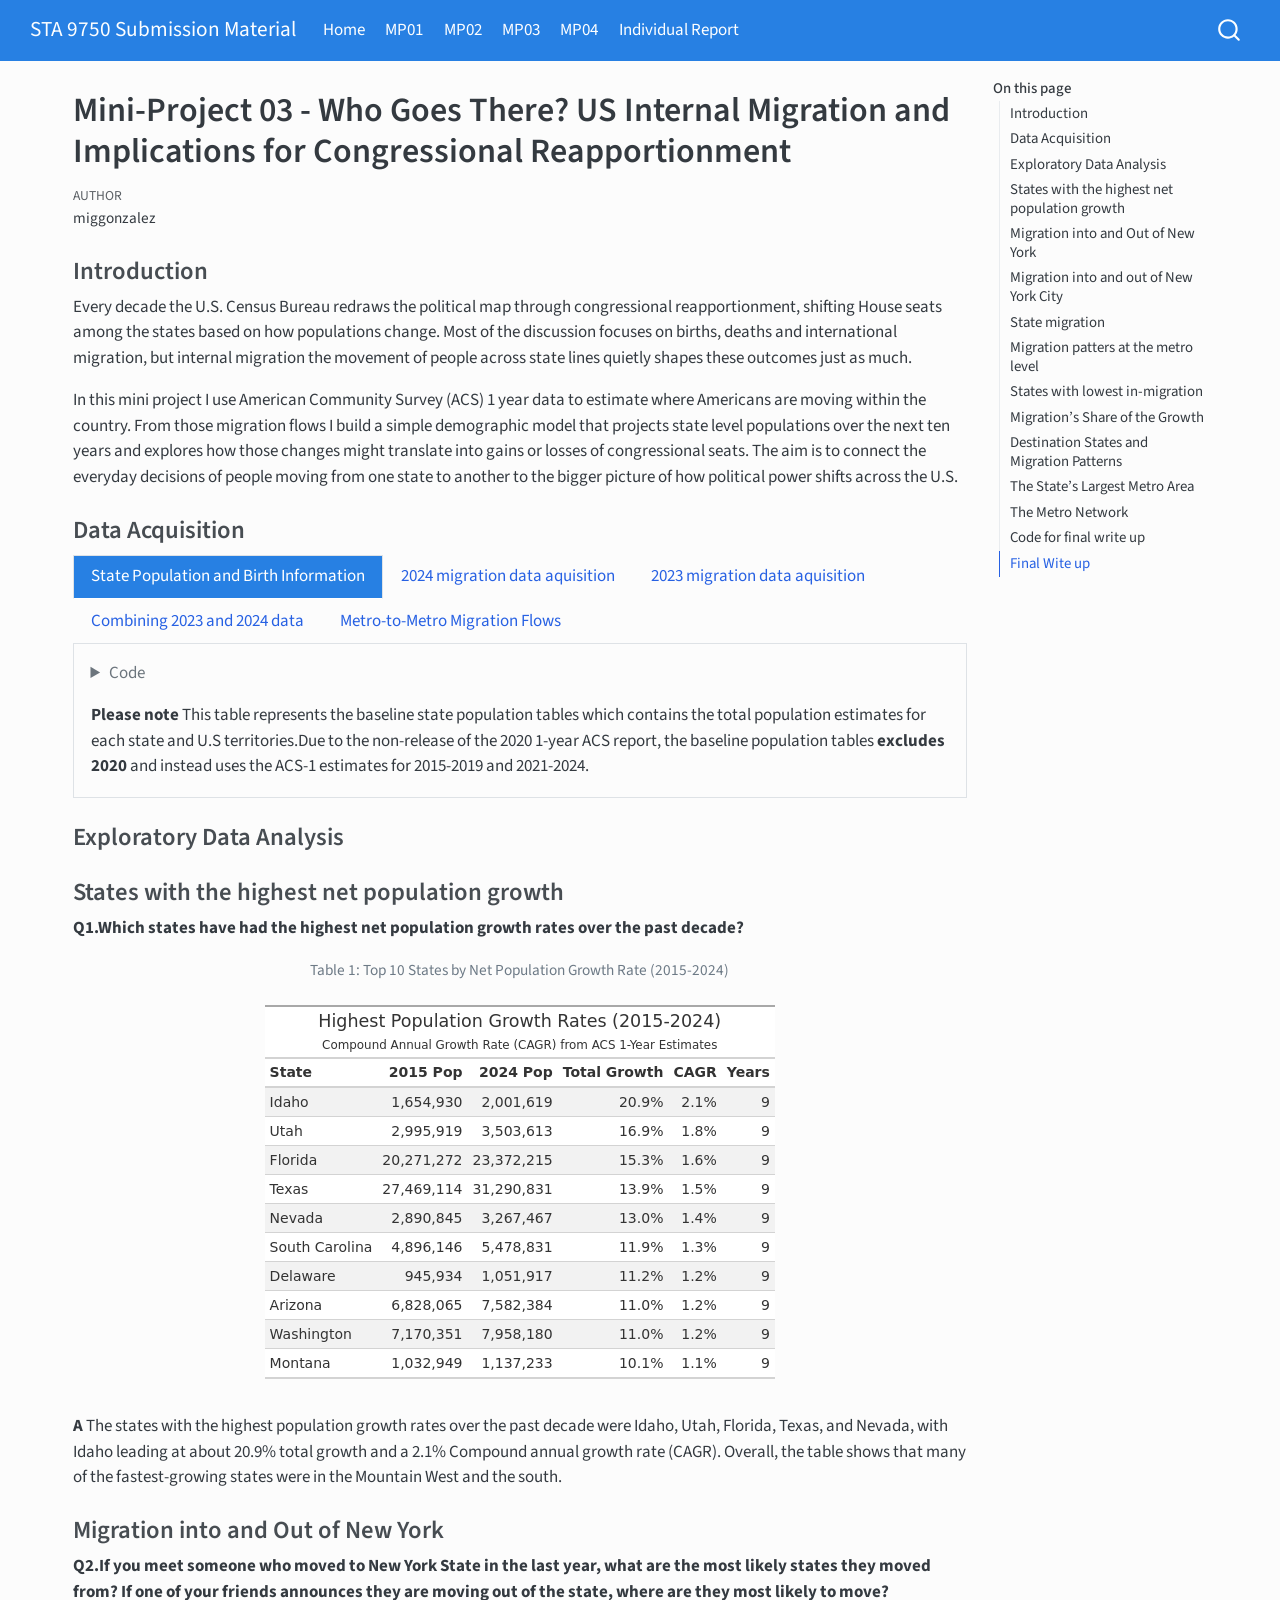
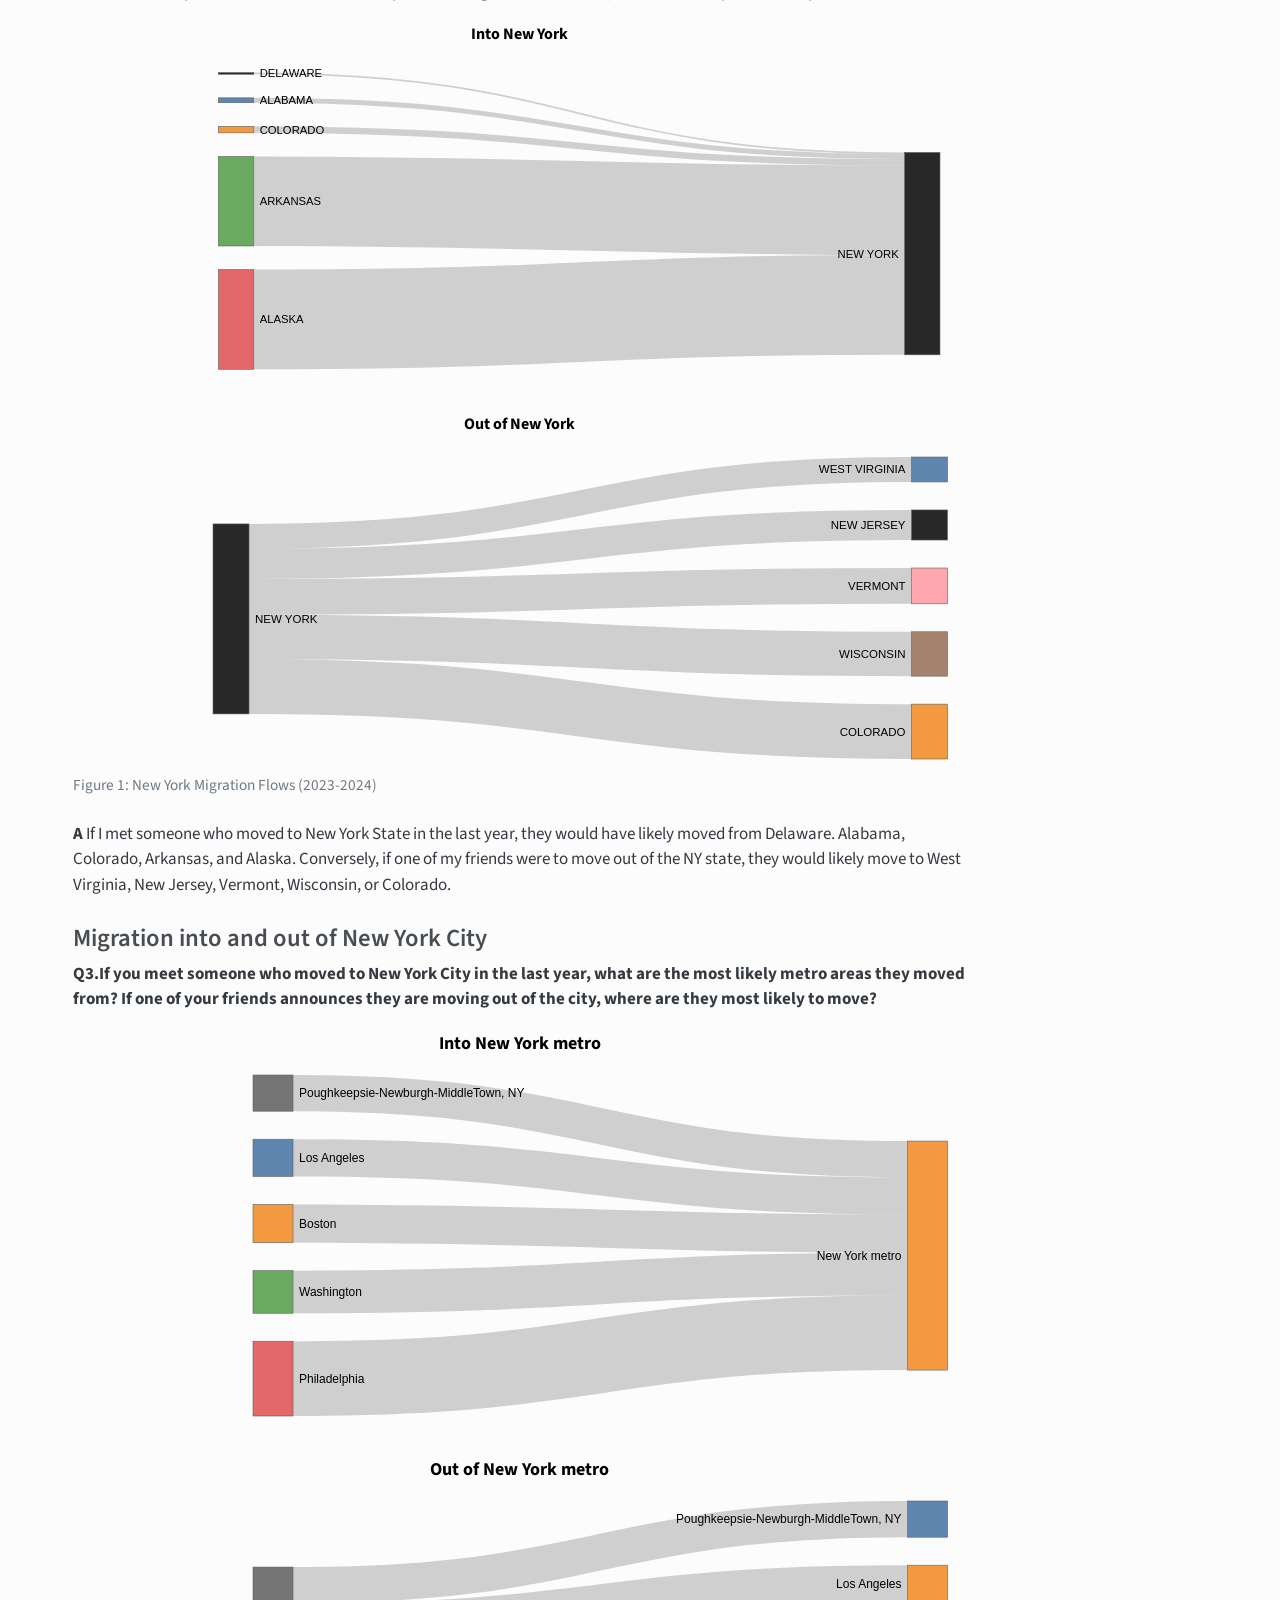
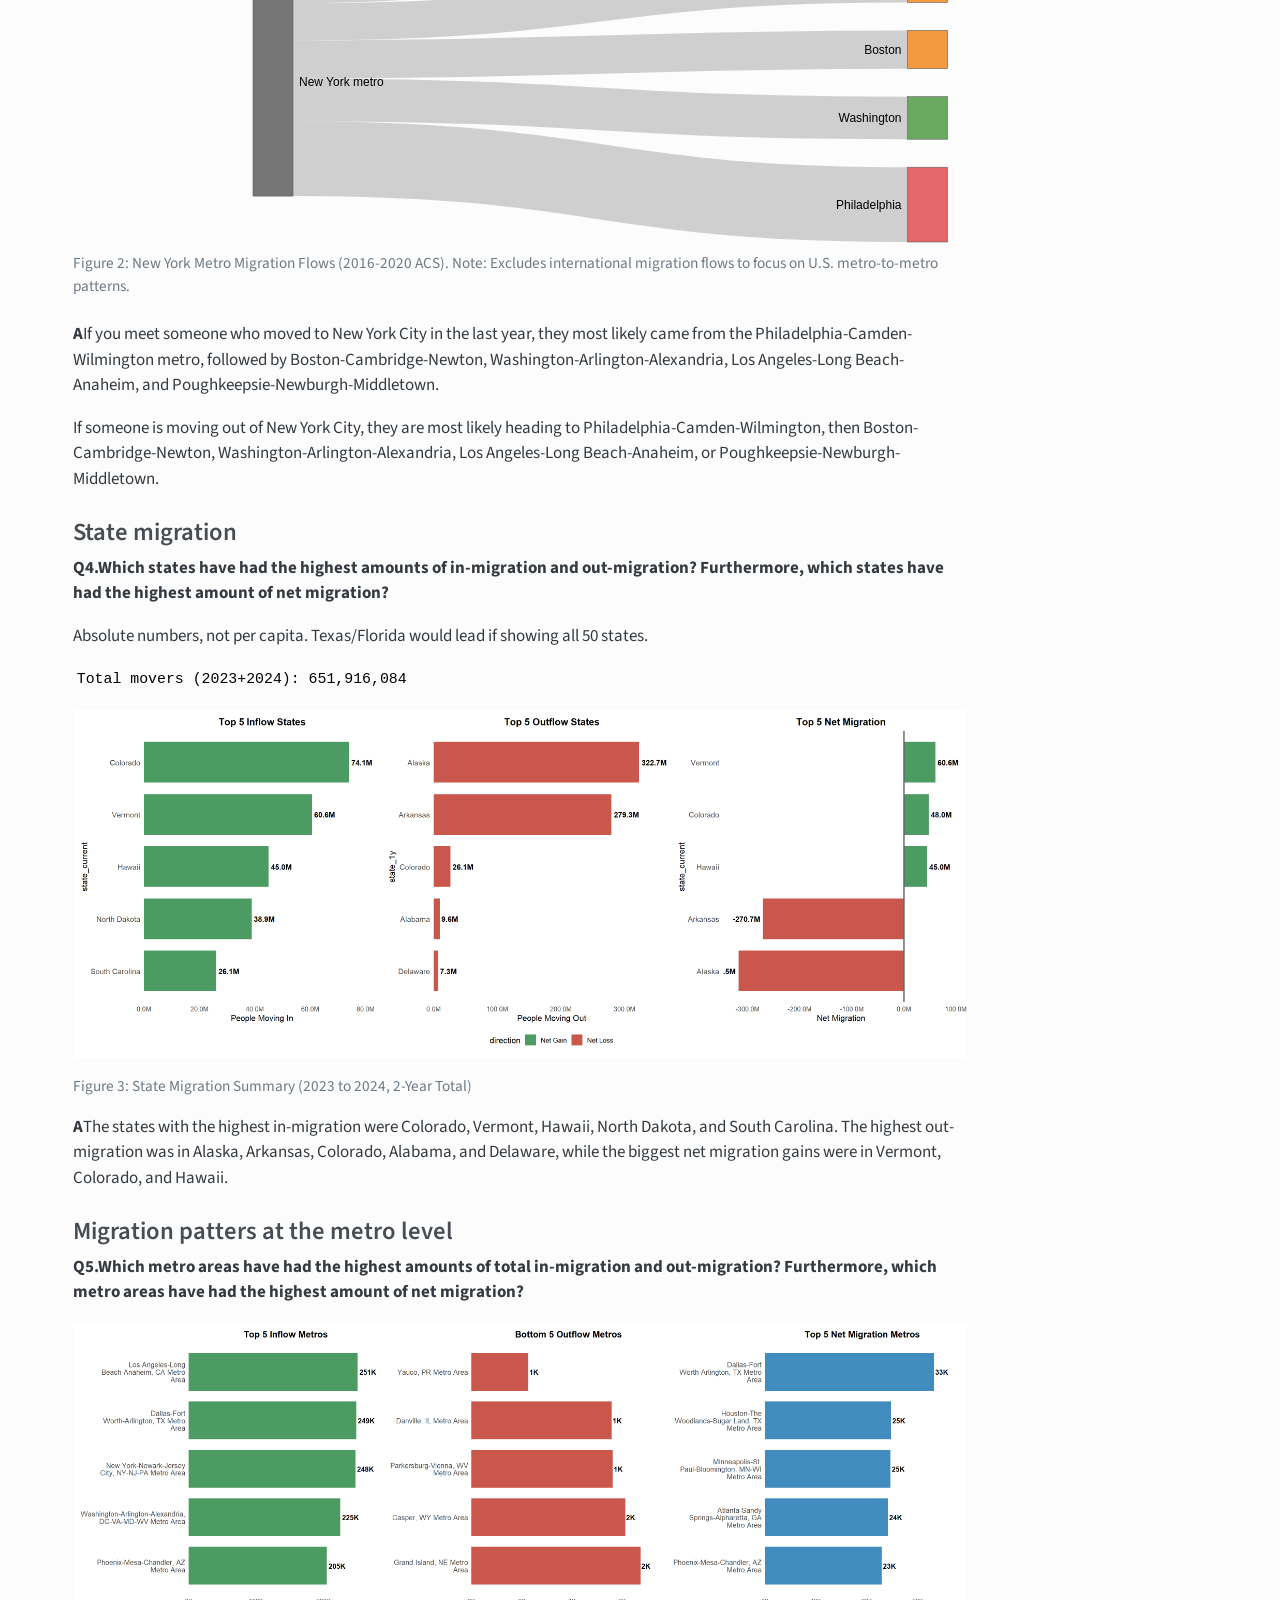
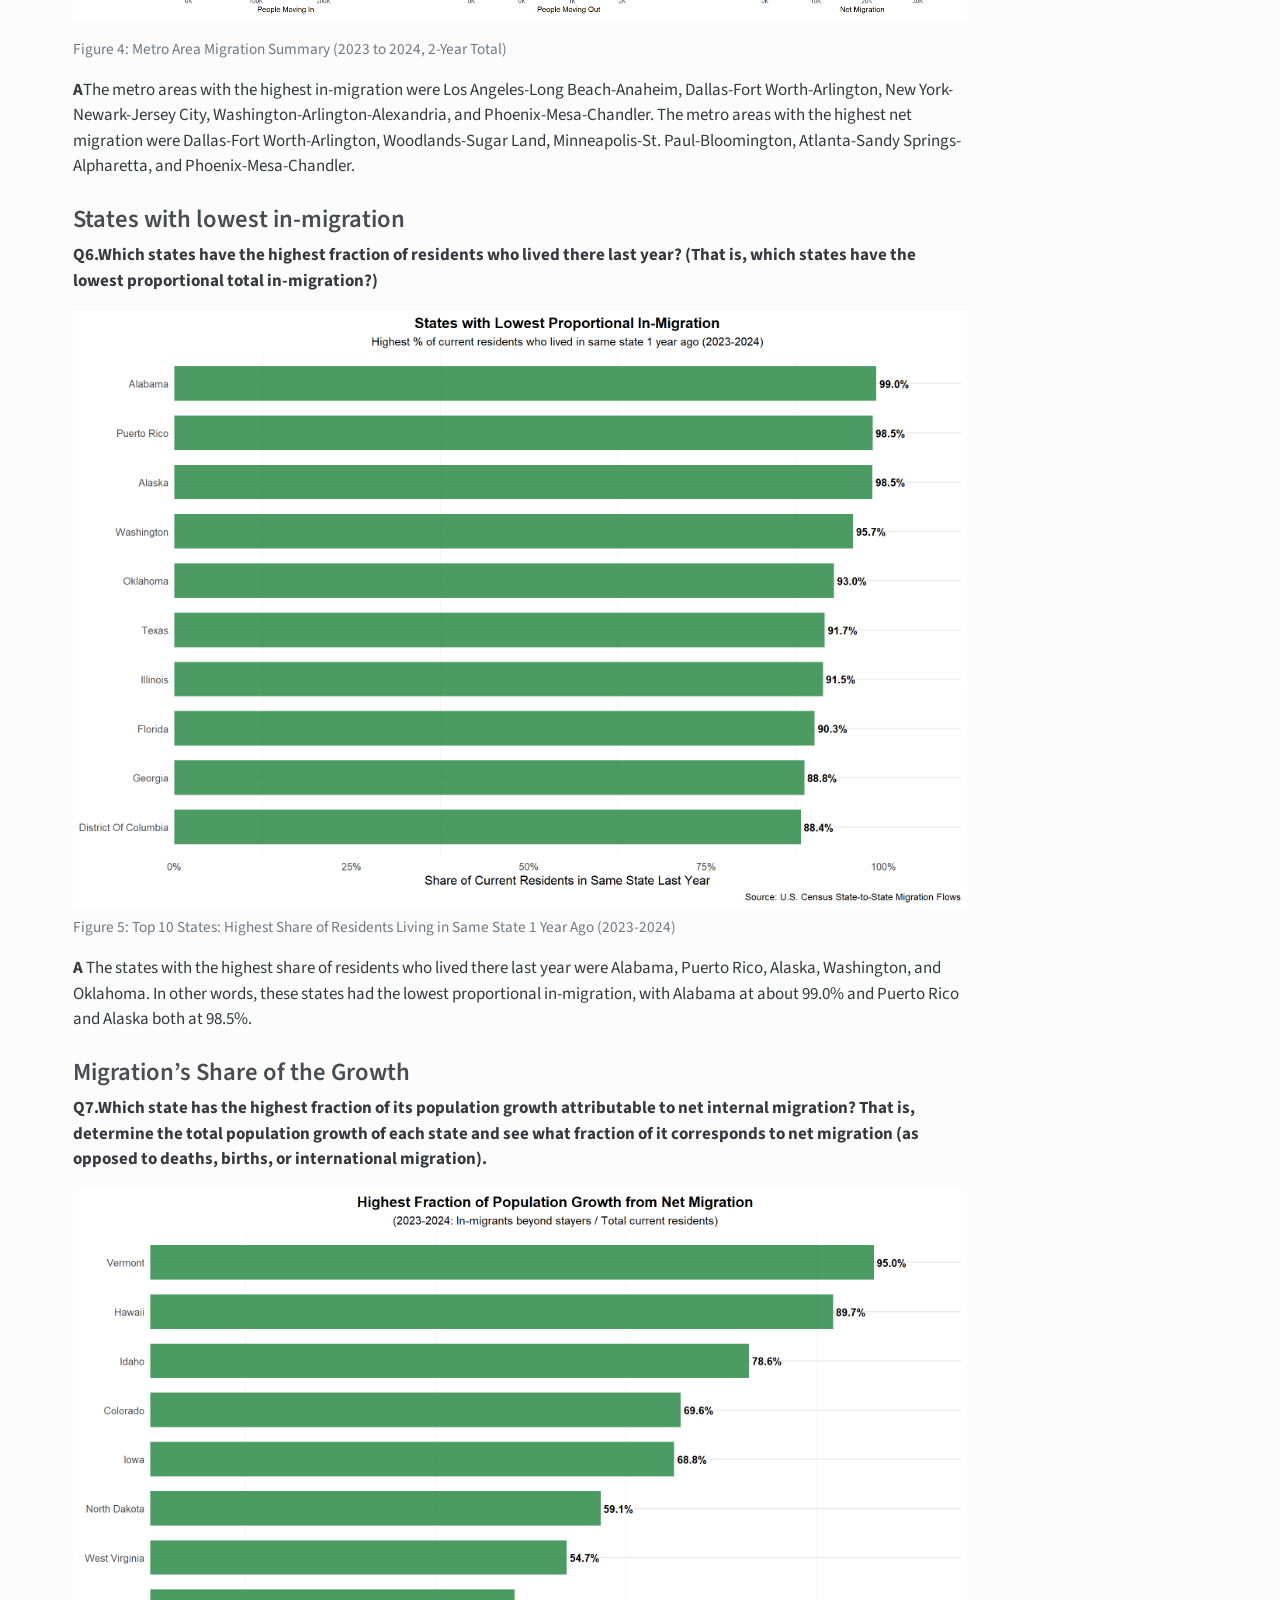
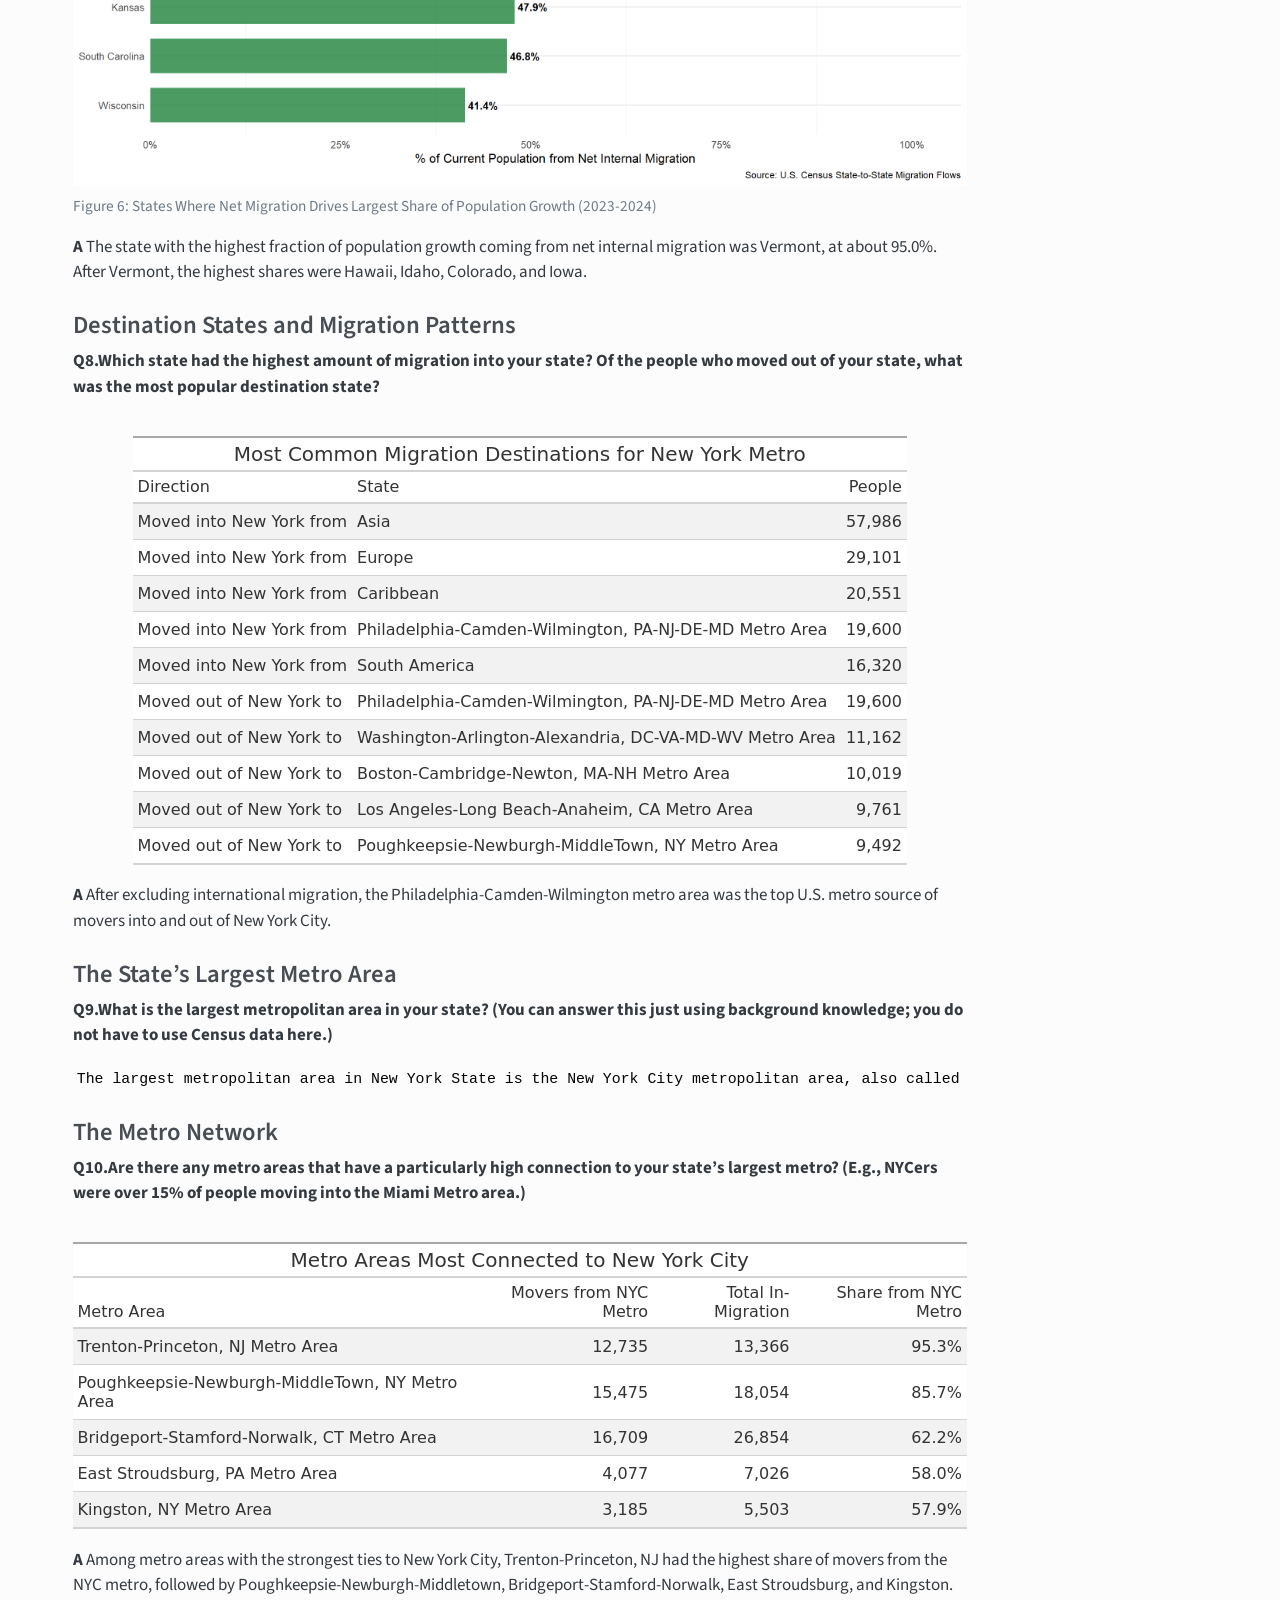
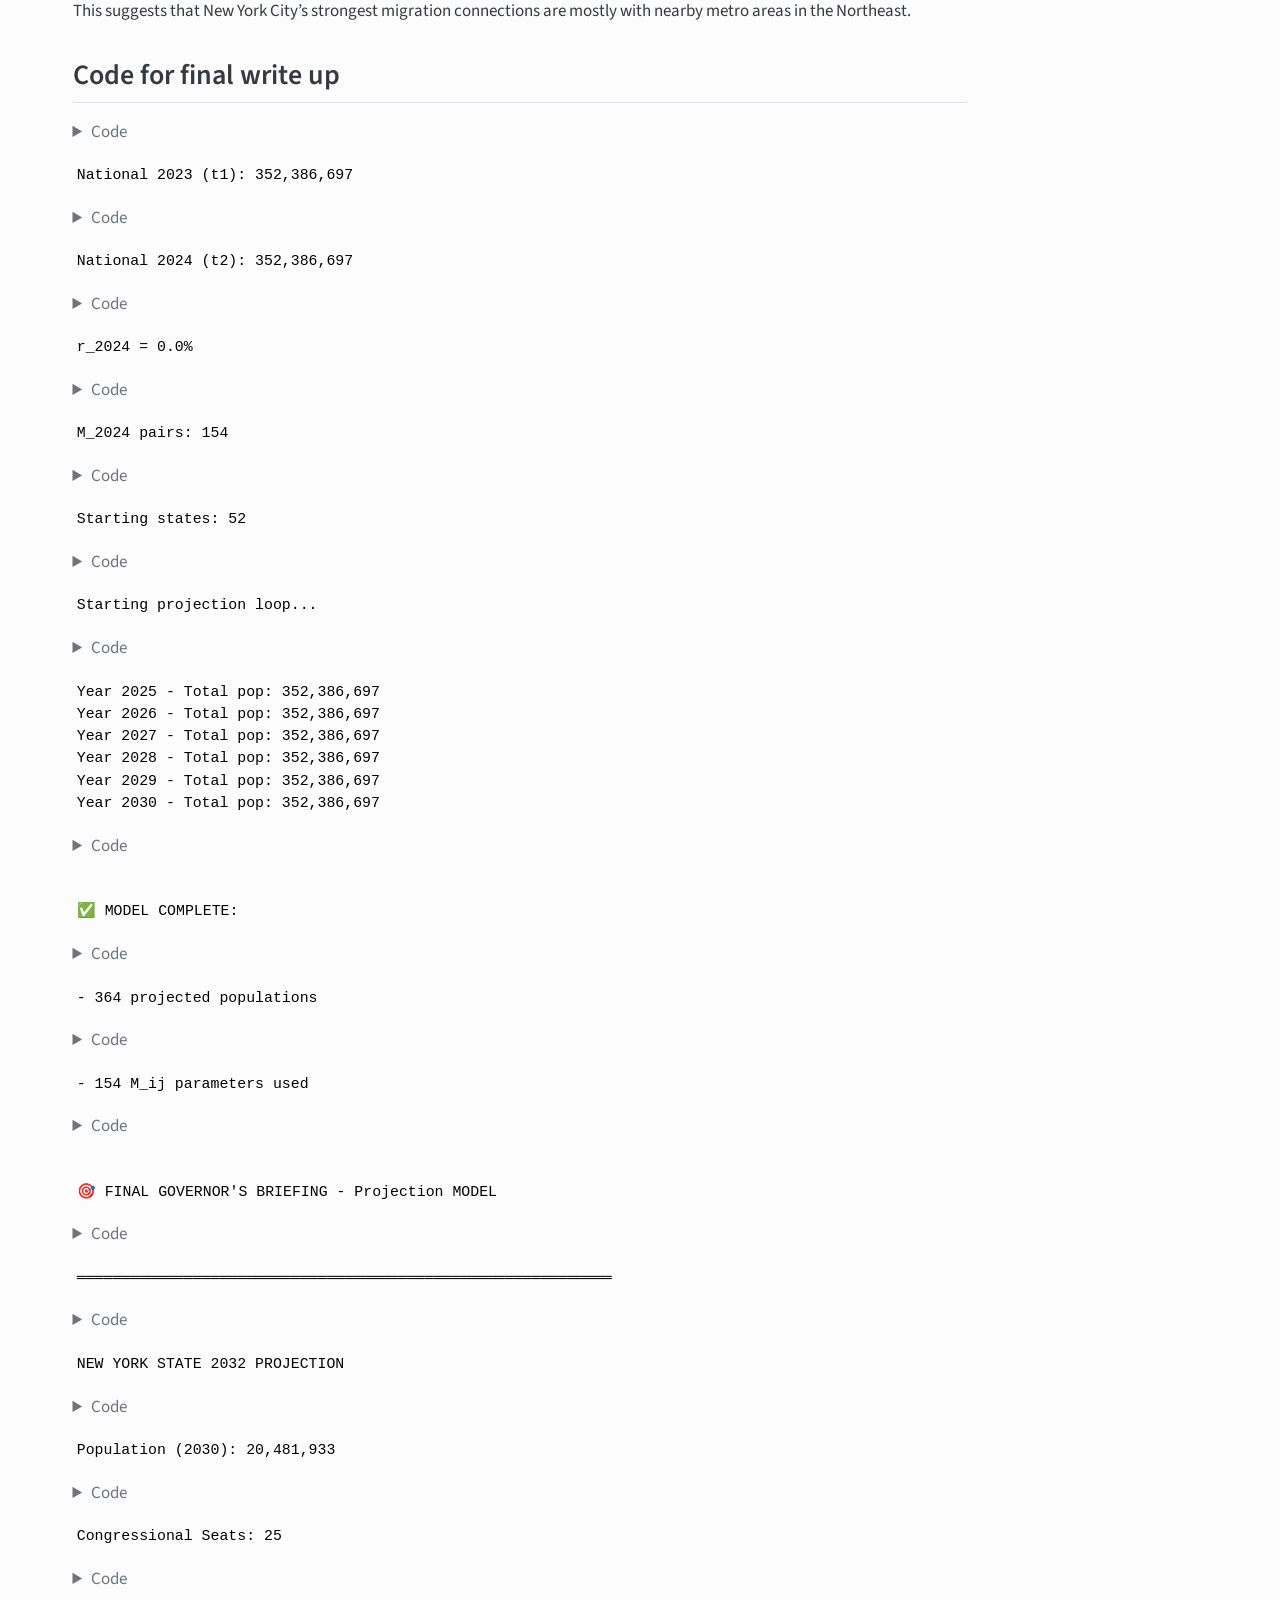
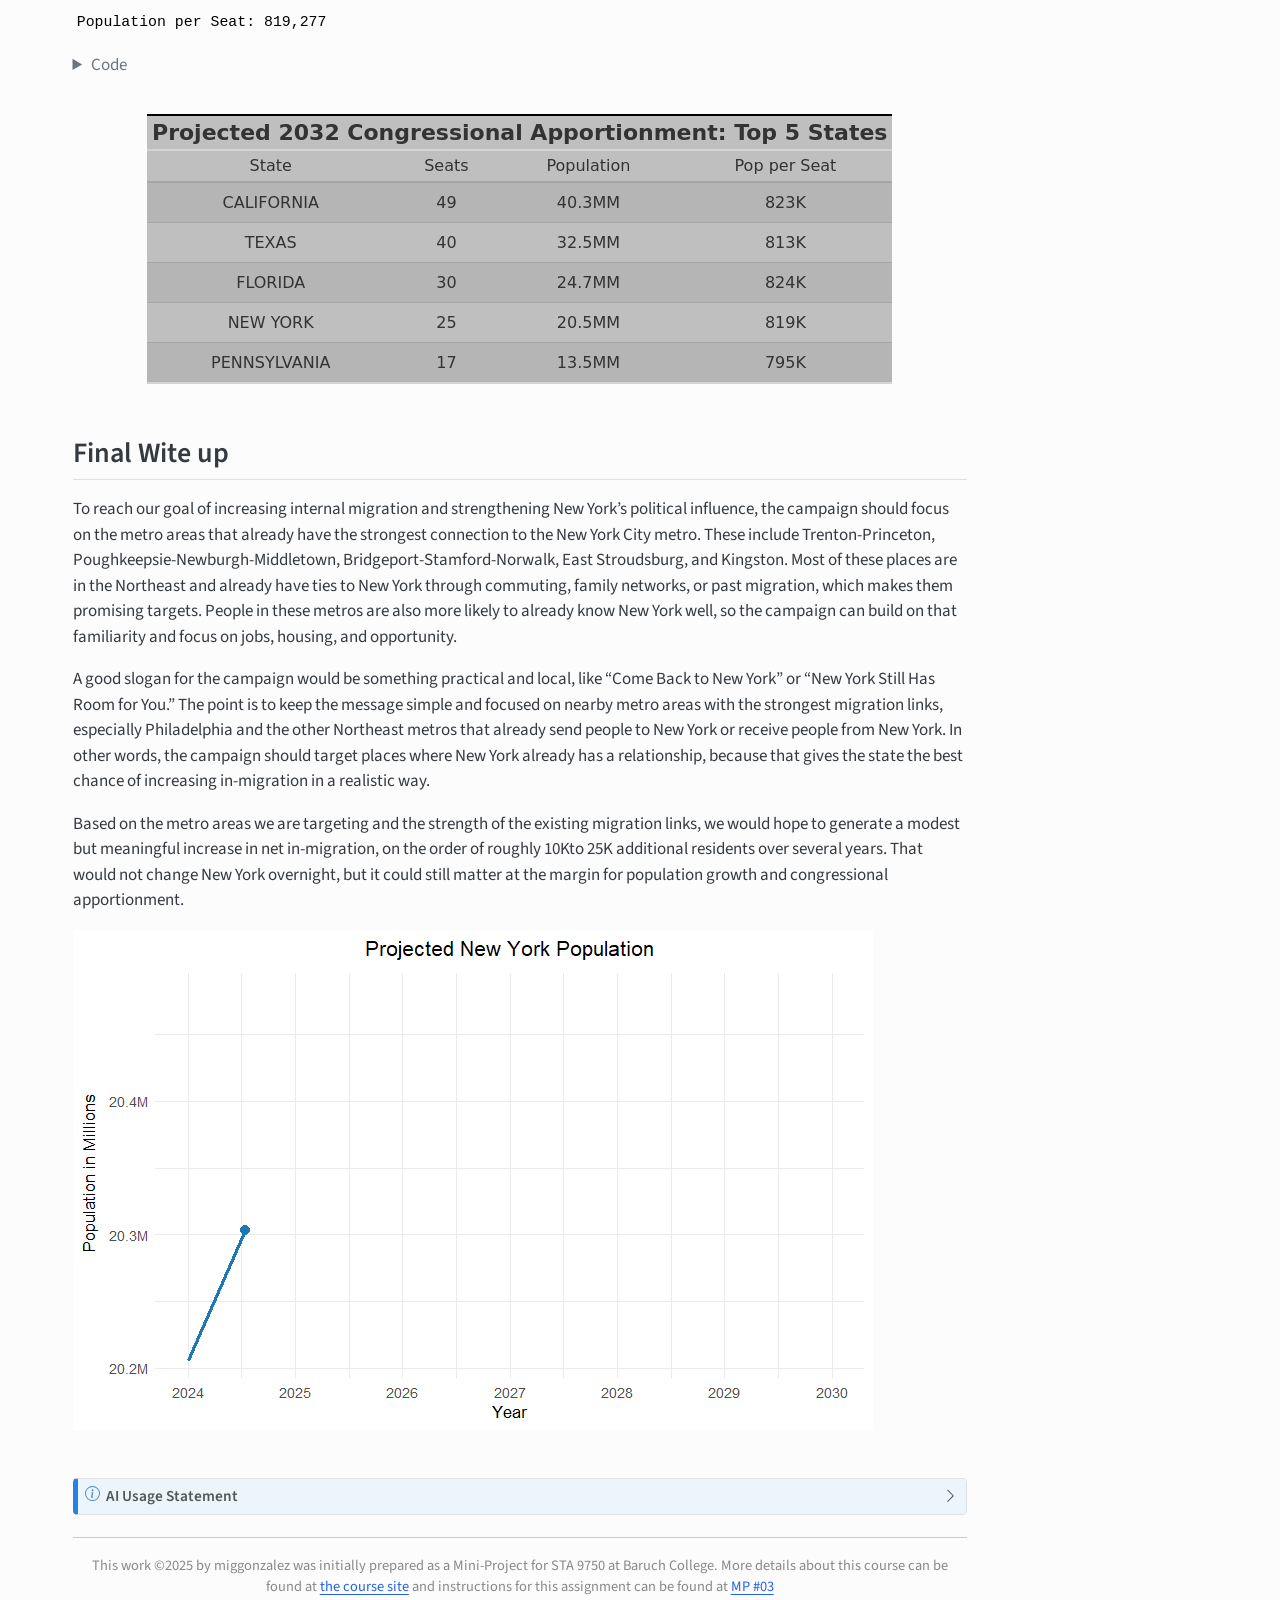
<file: docs/mp03.html>
<!DOCTYPE html>
<html xmlns="http://www.w3.org/1999/xhtml" lang="en" xml:lang="en"><head>

<meta charset="utf-8">
<meta name="generator" content="quarto-1.8.27">

<meta name="viewport" content="width=device-width, initial-scale=1.0, user-scalable=yes">

<meta name="author" content="miggonzalez">

<title>Mini-Project 03 - Who Goes There? US Internal Migration and Implications for Congressional Reapportionment – STA 9750 Submission Material</title>
<style>
code{white-space: pre-wrap;}
span.smallcaps{font-variant: small-caps;}
div.columns{display: flex; gap: min(4vw, 1.5em);}
div.column{flex: auto; overflow-x: auto;}
div.hanging-indent{margin-left: 1.5em; text-indent: -1.5em;}
ul.task-list{list-style: none;}
ul.task-list li input[type="checkbox"] {
  width: 0.8em;
  margin: 0 0.8em 0.2em -1em; /* quarto-specific, see https://github.com/quarto-dev/quarto-cli/issues/4556 */ 
  vertical-align: middle;
}
/* CSS for syntax highlighting */
html { -webkit-text-size-adjust: 100%; }
pre > code.sourceCode { white-space: pre; position: relative; }
pre > code.sourceCode > span { display: inline-block; line-height: 1.25; }
pre > code.sourceCode > span:empty { height: 1.2em; }
.sourceCode { overflow: visible; }
code.sourceCode > span { color: inherit; text-decoration: inherit; }
div.sourceCode { margin: 1em 0; }
pre.sourceCode { margin: 0; }
@media screen {
div.sourceCode { overflow: auto; }
}
@media print {
pre > code.sourceCode { white-space: pre-wrap; }
pre > code.sourceCode > span { text-indent: -5em; padding-left: 5em; }
}
pre.numberSource code
  { counter-reset: source-line 0; }
pre.numberSource code > span
  { position: relative; left: -4em; counter-increment: source-line; }
pre.numberSource code > span > a:first-child::before
  { content: counter(source-line);
    position: relative; left: -1em; text-align: right; vertical-align: baseline;
    border: none; display: inline-block;
    -webkit-touch-callout: none; -webkit-user-select: none;
    -khtml-user-select: none; -moz-user-select: none;
    -ms-user-select: none; user-select: none;
    padding: 0 4px; width: 4em;
  }
pre.numberSource { margin-left: 3em;  padding-left: 4px; }
div.sourceCode
  {   }
@media screen {
pre > code.sourceCode > span > a:first-child::before { text-decoration: underline; }
}
</style>


<script src="site_libs/quarto-nav/quarto-nav.js"></script>
<script src="site_libs/quarto-nav/headroom.min.js"></script>
<script src="site_libs/clipboard/clipboard.min.js"></script>
<script src="site_libs/quarto-search/autocomplete.umd.js"></script>
<script src="site_libs/quarto-search/fuse.min.js"></script>
<script src="site_libs/quarto-search/quarto-search.js"></script>
<meta name="quarto:offset" content="./">
<script src="site_libs/quarto-html/quarto.js" type="module"></script>
<script src="site_libs/quarto-html/tabsets/tabsets.js" type="module"></script>
<script src="site_libs/quarto-html/axe/axe-check.js" type="module"></script>
<script src="site_libs/quarto-html/popper.min.js"></script>
<script src="site_libs/quarto-html/tippy.umd.min.js"></script>
<script src="site_libs/quarto-html/anchor.min.js"></script>
<link href="site_libs/quarto-html/tippy.css" rel="stylesheet">
<link href="site_libs/quarto-html/quarto-syntax-highlighting-ed96de9b727972fe78a7b5d16c58bf87.css" rel="stylesheet" id="quarto-text-highlighting-styles">
<script src="site_libs/bootstrap/bootstrap.min.js"></script>
<link href="site_libs/bootstrap/bootstrap-icons.css" rel="stylesheet">
<link href="site_libs/bootstrap/bootstrap-029b10fc0dc652dab2ec1ac156c1a037.min.css" rel="stylesheet" append-hash="true" id="quarto-bootstrap" data-mode="light">
<script id="quarto-search-options" type="application/json">{
  "location": "navbar",
  "copy-button": false,
  "collapse-after": 3,
  "panel-placement": "end",
  "type": "overlay",
  "limit": 50,
  "keyboard-shortcut": [
    "f",
    "/",
    "s"
  ],
  "show-item-context": false,
  "language": {
    "search-no-results-text": "No results",
    "search-matching-documents-text": "matching documents",
    "search-copy-link-title": "Copy link to search",
    "search-hide-matches-text": "Hide additional matches",
    "search-more-match-text": "more match in this document",
    "search-more-matches-text": "more matches in this document",
    "search-clear-button-title": "Clear",
    "search-text-placeholder": "",
    "search-detached-cancel-button-title": "Cancel",
    "search-submit-button-title": "Submit",
    "search-label": "Search"
  }
}</script>
<script src="site_libs/htmlwidgets-1.6.4/htmlwidgets.js"></script>

<script src="site_libs/d3-4.9.1/d3.min.js"></script>

<script src="site_libs/sankey-1/sankey.js"></script>

<script src="site_libs/sankeyNetwork-binding-0.4.1/sankeyNetwork.js"></script>



<link rel="stylesheet" href="styles.css">
</head>

<body class="nav-fixed quarto-light">

<div id="quarto-search-results"></div>
  <header id="quarto-header" class="headroom fixed-top">
    <nav class="navbar navbar-expand-lg " data-bs-theme="dark">
      <div class="navbar-container container-fluid">
      <div class="navbar-brand-container mx-auto">
    <a class="navbar-brand" href="./index.html">
    <span class="navbar-title">STA 9750 Submission Material</span>
    </a>
  </div>
            <div id="quarto-search" class="" title="Search"></div>
          <button class="navbar-toggler" type="button" data-bs-toggle="collapse" data-bs-target="#navbarCollapse" aria-controls="navbarCollapse" role="menu" aria-expanded="false" aria-label="Toggle navigation" onclick="if (window.quartoToggleHeadroom) { window.quartoToggleHeadroom(); }">
  <span class="navbar-toggler-icon"></span>
</button>
          <div class="collapse navbar-collapse" id="navbarCollapse">
            <ul class="navbar-nav navbar-nav-scroll me-auto">
  <li class="nav-item">
    <a class="nav-link" href="./index.html"> 
<span class="menu-text">Home</span></a>
  </li>  
  <li class="nav-item">
    <a class="nav-link" href="./mp01.html"> 
<span class="menu-text">MP01</span></a>
  </li>  
  <li class="nav-item">
    <a class="nav-link" href="./mp02.html"> 
<span class="menu-text">MP02</span></a>
  </li>  
  <li class="nav-item">
    <a class="nav-link active" href="./mp03.html" aria-current="page"> 
<span class="menu-text">MP03</span></a>
  </li>  
  <li class="nav-item">
    <a class="nav-link" href="./mp04.html"> 
<span class="menu-text">MP04</span></a>
  </li>  
  <li class="nav-item">
    <a class="nav-link" href="./individual_report.html"> 
<span class="menu-text">Individual Report</span></a>
  </li>  
</ul>
          </div> <!-- /navcollapse -->
            <div class="quarto-navbar-tools">
</div>
      </div> <!-- /container-fluid -->
    </nav>
</header>
<!-- content -->
<div id="quarto-content" class="quarto-container page-columns page-rows-contents page-layout-full page-navbar">
<!-- sidebar -->
<!-- margin-sidebar -->
    <div id="quarto-margin-sidebar" class="sidebar margin-sidebar">
        <nav id="TOC" role="doc-toc" class="toc-active">
    <h2 id="toc-title">On this page</h2>
   
  <ul>
  <li><a href="#introduction" id="toc-introduction" class="nav-link active" data-scroll-target="#introduction">Introduction</a></li>
  <li><a href="#data-acquisition" id="toc-data-acquisition" class="nav-link" data-scroll-target="#data-acquisition">Data Acquisition</a></li>
  <li><a href="#exploratory-data-analysis" id="toc-exploratory-data-analysis" class="nav-link" data-scroll-target="#exploratory-data-analysis">Exploratory Data Analysis</a></li>
  <li><a href="#states-with-the-highest-net-population-growth" id="toc-states-with-the-highest-net-population-growth" class="nav-link" data-scroll-target="#states-with-the-highest-net-population-growth">States with the highest net population growth</a></li>
  <li><a href="#migration-into-and-out-of-new-york" id="toc-migration-into-and-out-of-new-york" class="nav-link" data-scroll-target="#migration-into-and-out-of-new-york">Migration into and Out of New York</a></li>
  <li><a href="#migration-into-and-out-of-new-york-city" id="toc-migration-into-and-out-of-new-york-city" class="nav-link" data-scroll-target="#migration-into-and-out-of-new-york-city">Migration into and out of New York City</a></li>
  <li><a href="#state-migration" id="toc-state-migration" class="nav-link" data-scroll-target="#state-migration">State migration</a></li>
  <li><a href="#migration-patters-at-the-metro-level" id="toc-migration-patters-at-the-metro-level" class="nav-link" data-scroll-target="#migration-patters-at-the-metro-level">Migration patters at the metro level</a></li>
  <li><a href="#states-with-lowest-in-migration" id="toc-states-with-lowest-in-migration" class="nav-link" data-scroll-target="#states-with-lowest-in-migration">States with lowest in-migration</a></li>
  <li><a href="#migrations-share-of-the-growth" id="toc-migrations-share-of-the-growth" class="nav-link" data-scroll-target="#migrations-share-of-the-growth">Migration’s Share of the Growth</a></li>
  <li><a href="#destination-states-and-migration-patterns" id="toc-destination-states-and-migration-patterns" class="nav-link" data-scroll-target="#destination-states-and-migration-patterns">Destination States and Migration Patterns</a></li>
  <li><a href="#the-states-largest-metro-area" id="toc-the-states-largest-metro-area" class="nav-link" data-scroll-target="#the-states-largest-metro-area">The State’s Largest Metro Area</a></li>
  <li><a href="#the-metro-network" id="toc-the-metro-network" class="nav-link" data-scroll-target="#the-metro-network">The Metro Network</a></li>
  <li><a href="#code-for-final-write-up" id="toc-code-for-final-write-up" class="nav-link" data-scroll-target="#code-for-final-write-up">Code for final write up</a></li>
  <li><a href="#final-wite-up" id="toc-final-wite-up" class="nav-link" data-scroll-target="#final-wite-up">Final Wite up</a></li>
  </ul>
</nav>
    </div>
<!-- main -->
<main class="content column-page-left" id="quarto-document-content">

<header id="title-block-header" class="quarto-title-block default">
<div class="quarto-title">
<h1 class="title">Mini-Project 03 - Who Goes There? US Internal Migration and Implications for Congressional Reapportionment</h1>
</div>



<div class="quarto-title-meta column-page-left">

    <div>
    <div class="quarto-title-meta-heading">Author</div>
    <div class="quarto-title-meta-contents">
             <p>miggonzalez </p>
          </div>
  </div>
    
  
    
  </div>
  


</header>


<section id="introduction" class="level3">
<h3 class="anchored" data-anchor-id="introduction">Introduction</h3>
<p>Every decade the U.S. Census Bureau redraws the political map through congressional reapportionment, shifting House seats among the states based on how populations change. Most of the discussion focuses on births, deaths and international migration, but internal migration the movement of people across state lines quietly shapes these outcomes just as much.</p>
<p>In this mini project I use American Community Survey (ACS) 1 year data to estimate where Americans are moving within the country. From those migration flows I build a simple demographic model that projects state level populations over the next ten years and explores how those changes might translate into gains or losses of congressional seats. The aim is to connect the everyday decisions of people moving from one state to another to the bigger picture of how political power shifts across the U.S.</p>
</section>
<section id="data-acquisition" class="level3 unnumbered">
<h3 class="unnumbered anchored" data-anchor-id="data-acquisition">Data Acquisition</h3>
<div class="tabset-margin-container"></div><div class="panel-tabset nav-pills">
<ul class="nav nav-tabs" role="tablist"><li class="nav-item" role="presentation"><a class="nav-link active" id="tabset-1-1-tab" data-bs-toggle="tab" data-bs-target="#tabset-1-1" role="tab" aria-controls="tabset-1-1" aria-selected="true" href="">State Population and Birth Information</a></li><li class="nav-item" role="presentation"><a class="nav-link" id="tabset-1-2-tab" data-bs-toggle="tab" data-bs-target="#tabset-1-2" role="tab" aria-controls="tabset-1-2" aria-selected="false" href="">2024 migration data aquisition</a></li><li class="nav-item" role="presentation"><a class="nav-link" id="tabset-1-3-tab" data-bs-toggle="tab" data-bs-target="#tabset-1-3" role="tab" aria-controls="tabset-1-3" aria-selected="false" href="">2023 migration data aquisition</a></li><li class="nav-item" role="presentation"><a class="nav-link" id="tabset-1-4-tab" data-bs-toggle="tab" data-bs-target="#tabset-1-4" role="tab" aria-controls="tabset-1-4" aria-selected="false" href="">Combining 2023 and 2024 data</a></li><li class="nav-item" role="presentation"><a class="nav-link" id="tabset-1-5-tab" data-bs-toggle="tab" data-bs-target="#tabset-1-5" role="tab" aria-controls="tabset-1-5" aria-selected="false" href="">Metro-to-Metro Migration Flows</a></li></ul>
<div class="tab-content nav-pills">
<div id="tabset-1-1" class="tab-pane active" role="tabpanel" aria-labelledby="tabset-1-1-tab">
<div class="cell">
<details class="code-fold">
<summary>Code</summary>
<div class="code-copy-outer-scaffold"><div class="sourceCode cell-code" id="cb1"><pre class="sourceCode r code-with-copy"><code class="sourceCode r"><span id="cb1-1"><a href="#cb1-1" aria-hidden="true" tabindex="-1"></a><span class="fu">library</span>(tidyverse)</span>
<span id="cb1-2"><a href="#cb1-2" aria-hidden="true" tabindex="-1"></a><span class="fu">library</span>(tidycensus)</span>
<span id="cb1-3"><a href="#cb1-3" aria-hidden="true" tabindex="-1"></a></span>
<span id="cb1-4"><a href="#cb1-4" aria-hidden="true" tabindex="-1"></a><span class="co"># 1. Set up local cache</span></span>
<span id="cb1-5"><a href="#cb1-5" aria-hidden="true" tabindex="-1"></a>data_dir <span class="ot">&lt;-</span> <span class="st">"data/mp03_census_cache"</span></span>
<span id="cb1-6"><a href="#cb1-6" aria-hidden="true" tabindex="-1"></a><span class="cf">if</span>(<span class="sc">!</span><span class="fu">dir.exists</span>(data_dir)) <span class="fu">dir.create</span>(data_dir, <span class="at">recursive =</span> <span class="cn">TRUE</span>)</span>
<span id="cb1-7"><a href="#cb1-7" aria-hidden="true" tabindex="-1"></a></span>
<span id="cb1-8"><a href="#cb1-8" aria-hidden="true" tabindex="-1"></a><span class="fu">options</span>(<span class="at">tidy_census_cache_path =</span> data_dir)    <span class="co"># where tidycensus saves data</span></span>
<span id="cb1-9"><a href="#cb1-9" aria-hidden="true" tabindex="-1"></a><span class="fu">options</span>(<span class="at">tigris_use_cache     =</span> <span class="cn">TRUE</span>)          <span class="co"># cache shapefiles if you add them later</span></span>
<span id="cb1-10"><a href="#cb1-10" aria-hidden="true" tabindex="-1"></a></span>
<span id="cb1-11"><a href="#cb1-11" aria-hidden="true" tabindex="-1"></a><span class="co"># 2. Tidy‑style function for one year (no geometry for now)</span></span>
<span id="cb1-12"><a href="#cb1-12" aria-hidden="true" tabindex="-1"></a>get_state_pop_year <span class="ot">&lt;-</span> <span class="cf">function</span>(year) {</span>
<span id="cb1-13"><a href="#cb1-13" aria-hidden="true" tabindex="-1"></a>  dat <span class="ot">&lt;-</span> <span class="fu">get_acs</span>(</span>
<span id="cb1-14"><a href="#cb1-14" aria-hidden="true" tabindex="-1"></a>    <span class="at">geography   =</span> <span class="st">"state"</span>,</span>
<span id="cb1-15"><a href="#cb1-15" aria-hidden="true" tabindex="-1"></a>    <span class="at">variables   =</span> <span class="fu">c</span>(<span class="at">total_population =</span> <span class="st">"B01003_001"</span>),</span>
<span id="cb1-16"><a href="#cb1-16" aria-hidden="true" tabindex="-1"></a>    <span class="at">year        =</span> year,</span>
<span id="cb1-17"><a href="#cb1-17" aria-hidden="true" tabindex="-1"></a>    <span class="at">survey      =</span> <span class="st">"acs1"</span>,</span>
<span id="cb1-18"><a href="#cb1-18" aria-hidden="true" tabindex="-1"></a>    <span class="at">geometry    =</span> <span class="cn">FALSE</span>,</span>
<span id="cb1-19"><a href="#cb1-19" aria-hidden="true" tabindex="-1"></a>    <span class="at">cache_table =</span> <span class="cn">TRUE</span></span>
<span id="cb1-20"><a href="#cb1-20" aria-hidden="true" tabindex="-1"></a>  )</span>
<span id="cb1-21"><a href="#cb1-21" aria-hidden="true" tabindex="-1"></a>  </span>
<span id="cb1-22"><a href="#cb1-22" aria-hidden="true" tabindex="-1"></a>  dat <span class="sc">%&gt;%</span></span>
<span id="cb1-23"><a href="#cb1-23" aria-hidden="true" tabindex="-1"></a>    <span class="fu">filter</span>(variable <span class="sc">==</span> <span class="st">"total_population"</span>) <span class="sc">%&gt;%</span></span>
<span id="cb1-24"><a href="#cb1-24" aria-hidden="true" tabindex="-1"></a>    <span class="fu">select</span>(NAME, estimate) <span class="sc">%&gt;%</span> </span>
<span id="cb1-25"><a href="#cb1-25" aria-hidden="true" tabindex="-1"></a>    <span class="fu">rename</span>(</span>
<span id="cb1-26"><a href="#cb1-26" aria-hidden="true" tabindex="-1"></a>      <span class="at">state_name =</span> NAME,</span>
<span id="cb1-27"><a href="#cb1-27" aria-hidden="true" tabindex="-1"></a>      <span class="at">total_population =</span> estimate</span>
<span id="cb1-28"><a href="#cb1-28" aria-hidden="true" tabindex="-1"></a>    ) <span class="sc">%&gt;%</span></span>
<span id="cb1-29"><a href="#cb1-29" aria-hidden="true" tabindex="-1"></a>    <span class="fu">mutate</span>(<span class="at">year =</span> year)      <span class="co"># add the year from the function argument</span></span>
<span id="cb1-30"><a href="#cb1-30" aria-hidden="true" tabindex="-1"></a>}</span>
<span id="cb1-31"><a href="#cb1-31" aria-hidden="true" tabindex="-1"></a></span>
<span id="cb1-32"><a href="#cb1-32" aria-hidden="true" tabindex="-1"></a><span class="co"># 3. Run over 2015–2024</span></span>
<span id="cb1-33"><a href="#cb1-33" aria-hidden="true" tabindex="-1"></a>YEARS <span class="ot">&lt;-</span> <span class="fu">c</span>(<span class="dv">2015</span><span class="sc">:</span><span class="dv">2019</span>, <span class="dv">2021</span><span class="sc">:</span><span class="dv">2024</span>)</span>
<span id="cb1-34"><a href="#cb1-34" aria-hidden="true" tabindex="-1"></a></span>
<span id="cb1-35"><a href="#cb1-35" aria-hidden="true" tabindex="-1"></a>state_pop_df <span class="ot">&lt;-</span> <span class="fu">map_dfr</span>(YEARS, get_state_pop_year)</span>
<span id="cb1-36"><a href="#cb1-36" aria-hidden="true" tabindex="-1"></a></span>
<span id="cb1-37"><a href="#cb1-37" aria-hidden="true" tabindex="-1"></a><span class="co"># 4. Check that it worked</span></span>
<span id="cb1-38"><a href="#cb1-38" aria-hidden="true" tabindex="-1"></a><span class="co">#state_pop_df</span></span></code></pre></div><button title="Copy to Clipboard" class="code-copy-button"><i class="bi"></i></button></div>
</details>
</div>
<p><strong>Please note</strong> This table represents the baseline state population tables which contains the total population estimates for each state and U.S territories.Due to the non-release of the 2020 1-year ACS report, the baseline population tables <strong>excludes 2020</strong> and instead uses the ACS-1 estimates for 2015-2019 and 2021-2024.</p>
</div>
<div id="tabset-1-2" class="tab-pane" role="tabpanel" aria-labelledby="tabset-1-2-tab">
<div class="cell">
<details class="code-fold">
<summary>Code</summary>
<div class="code-copy-outer-scaffold"><div class="sourceCode cell-code" id="cb2"><pre class="sourceCode r code-with-copy"><code class="sourceCode r"><span id="cb2-1"><a href="#cb2-1" aria-hidden="true" tabindex="-1"></a><span class="fu">library</span>(tidyverse)</span>
<span id="cb2-2"><a href="#cb2-2" aria-hidden="true" tabindex="-1"></a><span class="fu">library</span>(readxl)</span>
<span id="cb2-3"><a href="#cb2-3" aria-hidden="true" tabindex="-1"></a></span>
<span id="cb2-4"><a href="#cb2-4" aria-hidden="true" tabindex="-1"></a>data_dir_mp03 <span class="ot">&lt;-</span> <span class="st">"data/mp03"</span></span>
<span id="cb2-5"><a href="#cb2-5" aria-hidden="true" tabindex="-1"></a><span class="cf">if</span>(<span class="sc">!</span><span class="fu">dir.exists</span>(data_dir_mp03)) <span class="fu">dir.create</span>(data_dir_mp03, <span class="at">recursive =</span> <span class="cn">TRUE</span>)</span>
<span id="cb2-6"><a href="#cb2-6" aria-hidden="true" tabindex="-1"></a></span>
<span id="cb2-7"><a href="#cb2-7" aria-hidden="true" tabindex="-1"></a>url_2024 <span class="ot">&lt;-</span> <span class="st">"https://www2.census.gov/programs-surveys/demo/tables/geographic-mobility/2024/state-to-state-migration/State_to_State_Migration_Table_2024_T13.xlsx"</span></span>
<span id="cb2-8"><a href="#cb2-8" aria-hidden="true" tabindex="-1"></a>file_2024 <span class="ot">&lt;-</span> <span class="fu">file.path</span>(data_dir_mp03, <span class="st">"State_to_State_Migration_Table_2024_T13.xlsx"</span>)</span>
<span id="cb2-9"><a href="#cb2-9" aria-hidden="true" tabindex="-1"></a></span>
<span id="cb2-10"><a href="#cb2-10" aria-hidden="true" tabindex="-1"></a>state_to_state_migration_2024 <span class="ot">&lt;-</span> <span class="cf">function</span>() {</span>
<span id="cb2-11"><a href="#cb2-11" aria-hidden="true" tabindex="-1"></a>  <span class="co"># Download if missing</span></span>
<span id="cb2-12"><a href="#cb2-12" aria-hidden="true" tabindex="-1"></a>  <span class="cf">if</span>(<span class="sc">!</span><span class="fu">file.exists</span>(file_2024)) {</span>
<span id="cb2-13"><a href="#cb2-13" aria-hidden="true" tabindex="-1"></a>    <span class="fu">message</span>(<span class="st">"Downloading 2024 migration table to "</span>, file_2024)</span>
<span id="cb2-14"><a href="#cb2-14" aria-hidden="true" tabindex="-1"></a>    <span class="fu">download.file</span>(url_2024, <span class="at">destfile =</span> file_2024, <span class="at">mode =</span> <span class="st">"wb"</span>)</span>
<span id="cb2-15"><a href="#cb2-15" aria-hidden="true" tabindex="-1"></a>  }</span>
<span id="cb2-16"><a href="#cb2-16" aria-hidden="true" tabindex="-1"></a>  </span>
<span id="cb2-17"><a href="#cb2-17" aria-hidden="true" tabindex="-1"></a>  <span class="co"># Read and clean the "Table" sheet (moves between states)</span></span>
<span id="cb2-18"><a href="#cb2-18" aria-hidden="true" tabindex="-1"></a>  tab <span class="ot">&lt;-</span> <span class="fu">read_excel</span>(</span>
<span id="cb2-19"><a href="#cb2-19" aria-hidden="true" tabindex="-1"></a>    file_2024,</span>
<span id="cb2-20"><a href="#cb2-20" aria-hidden="true" tabindex="-1"></a>    <span class="at">sheet     =</span> <span class="st">"Table"</span>,</span>
<span id="cb2-21"><a href="#cb2-21" aria-hidden="true" tabindex="-1"></a>    <span class="at">skip      =</span> <span class="dv">13</span>,          <span class="co"># adjust based on your file</span></span>
<span id="cb2-22"><a href="#cb2-22" aria-hidden="true" tabindex="-1"></a>    <span class="at">col_names =</span> <span class="cn">FALSE</span></span>
<span id="cb2-23"><a href="#cb2-23" aria-hidden="true" tabindex="-1"></a>  )</span>
<span id="cb2-24"><a href="#cb2-24" aria-hidden="true" tabindex="-1"></a>  </span>
<span id="cb2-25"><a href="#cb2-25" aria-hidden="true" tabindex="-1"></a>  <span class="co"># Clean and tidy the main migration table</span></span>
<span id="cb2-26"><a href="#cb2-26" aria-hidden="true" tabindex="-1"></a>  tab_tidy <span class="ot">&lt;-</span> tab <span class="sc">%&gt;%</span></span>
<span id="cb2-27"><a href="#cb2-27" aria-hidden="true" tabindex="-1"></a>    <span class="co"># DO NOT include this line:</span></span>
<span id="cb2-28"><a href="#cb2-28" aria-hidden="true" tabindex="-1"></a>    <span class="co"># select(!is.na()) %&gt;%     # drop empty rows if needed</span></span>
<span id="cb2-29"><a href="#cb2-29" aria-hidden="true" tabindex="-1"></a>    <span class="fu">mutate</span>(<span class="fu">across</span>(<span class="fu">everything</span>(), <span class="sc">~</span><span class="fu">replace_na</span>(<span class="fu">as.character</span>(.), <span class="st">"0"</span>))) <span class="sc">%&gt;%</span></span>
<span id="cb2-30"><a href="#cb2-30" aria-hidden="true" tabindex="-1"></a>    <span class="fu">pivot_longer</span>(</span>
<span id="cb2-31"><a href="#cb2-31" aria-hidden="true" tabindex="-1"></a>      <span class="at">cols =</span> <span class="sc">-</span><span class="dv">1</span>,</span>
<span id="cb2-32"><a href="#cb2-32" aria-hidden="true" tabindex="-1"></a>      <span class="at">names_to =</span> <span class="st">"state_1y"</span>,</span>
<span id="cb2-33"><a href="#cb2-33" aria-hidden="true" tabindex="-1"></a>      <span class="at">values_to =</span> <span class="st">"population"</span></span>
<span id="cb2-34"><a href="#cb2-34" aria-hidden="true" tabindex="-1"></a>    ) <span class="sc">%&gt;%</span></span>
<span id="cb2-35"><a href="#cb2-35" aria-hidden="true" tabindex="-1"></a>    <span class="co"># Turn "N" into "0" to avoid NAs on coercion</span></span>
<span id="cb2-36"><a href="#cb2-36" aria-hidden="true" tabindex="-1"></a>    <span class="fu">mutate</span>(</span>
<span id="cb2-37"><a href="#cb2-37" aria-hidden="true" tabindex="-1"></a>      <span class="at">population =</span> <span class="fu">ifelse</span>(population <span class="sc">==</span> <span class="st">"N"</span>, <span class="st">"0"</span>, population)</span>
<span id="cb2-38"><a href="#cb2-38" aria-hidden="true" tabindex="-1"></a>    ) <span class="sc">%&gt;%</span></span>
<span id="cb2-39"><a href="#cb2-39" aria-hidden="true" tabindex="-1"></a>    <span class="co"># Convert to integer; warning "NAs introduced by coercion" should now vanish</span></span>
<span id="cb2-40"><a href="#cb2-40" aria-hidden="true" tabindex="-1"></a>    <span class="fu">mutate</span>(<span class="at">population =</span> <span class="fu">as.integer</span>(population)) <span class="sc">%&gt;%</span></span>
<span id="cb2-41"><a href="#cb2-41" aria-hidden="true" tabindex="-1"></a>    <span class="co"># --- ADD THIS: turn ...3, ...4 into real state names/abbreviations ---</span></span>
<span id="cb2-42"><a href="#cb2-42" aria-hidden="true" tabindex="-1"></a>    <span class="co"># In practice, you’ll want a full lookup table, but this is a minimal example:</span></span>
<span id="cb2-43"><a href="#cb2-43" aria-hidden="true" tabindex="-1"></a>    <span class="fu">mutate</span>(</span>
<span id="cb2-44"><a href="#cb2-44" aria-hidden="true" tabindex="-1"></a>      <span class="at">state_1y =</span> <span class="fu">case_when</span>(</span>
<span id="cb2-45"><a href="#cb2-45" aria-hidden="true" tabindex="-1"></a>        state_1y <span class="sc">==</span> <span class="st">"...3"</span> <span class="sc">~</span> <span class="st">"ALABAMA"</span>,</span>
<span id="cb2-46"><a href="#cb2-46" aria-hidden="true" tabindex="-1"></a>        state_1y <span class="sc">==</span> <span class="st">"...4"</span> <span class="sc">~</span> <span class="st">"ALASKA"</span>,</span>
<span id="cb2-47"><a href="#cb2-47" aria-hidden="true" tabindex="-1"></a>        <span class="co"># Add others as needed, or use a lookup table</span></span>
<span id="cb2-48"><a href="#cb2-48" aria-hidden="true" tabindex="-1"></a>        <span class="cn">TRUE</span> <span class="sc">~</span> <span class="st">"UNKNOWN"</span></span>
<span id="cb2-49"><a href="#cb2-49" aria-hidden="true" tabindex="-1"></a>      )</span>
<span id="cb2-50"><a href="#cb2-50" aria-hidden="true" tabindex="-1"></a>    ) <span class="sc">%&gt;%</span></span>
<span id="cb2-51"><a href="#cb2-51" aria-hidden="true" tabindex="-1"></a>    <span class="co"># Create state_current from the first column of the original data</span></span>
<span id="cb2-52"><a href="#cb2-52" aria-hidden="true" tabindex="-1"></a>    <span class="fu">mutate</span>(</span>
<span id="cb2-53"><a href="#cb2-53" aria-hidden="true" tabindex="-1"></a>      <span class="at">state_current  =</span> <span class="fu">toupper</span>(.[[<span class="dv">1</span>]]),</span>
<span id="cb2-54"><a href="#cb2-54" aria-hidden="true" tabindex="-1"></a>      <span class="at">state_1y       =</span> <span class="fu">toupper</span>(state_1y),</span>
<span id="cb2-55"><a href="#cb2-55" aria-hidden="true" tabindex="-1"></a>      <span class="at">year_current   =</span> <span class="dv">2024</span>,</span>
<span id="cb2-56"><a href="#cb2-56" aria-hidden="true" tabindex="-1"></a>      <span class="at">year_1y        =</span> <span class="dv">2023</span></span>
<span id="cb2-57"><a href="#cb2-57" aria-hidden="true" tabindex="-1"></a>    ) <span class="sc">%&gt;%</span></span>
<span id="cb2-58"><a href="#cb2-58" aria-hidden="true" tabindex="-1"></a>    <span class="fu">select</span>(state_current, state_1y, population, year_current, year_1y) <span class="sc">%&gt;%</span></span>
<span id="cb2-59"><a href="#cb2-59" aria-hidden="true" tabindex="-1"></a>    <span class="fu">filter</span>(population <span class="sc">&gt;</span> <span class="dv">0</span>)   <span class="co"># remove "non‑moving" rows with 0 or NA</span></span>
<span id="cb2-60"><a href="#cb2-60" aria-hidden="true" tabindex="-1"></a>  </span>
<span id="cb2-61"><a href="#cb2-61" aria-hidden="true" tabindex="-1"></a>  <span class="co"># Read and clean the "Supplemental - Current Res" sheet (stationary)</span></span>
<span id="cb2-62"><a href="#cb2-62" aria-hidden="true" tabindex="-1"></a>  suppl <span class="ot">&lt;-</span> <span class="fu">read_excel</span>(</span>
<span id="cb2-63"><a href="#cb2-63" aria-hidden="true" tabindex="-1"></a>    file_2024,</span>
<span id="cb2-64"><a href="#cb2-64" aria-hidden="true" tabindex="-1"></a>    <span class="at">sheet     =</span> <span class="st">"Supplemental - Current Res"</span>,</span>
<span id="cb2-65"><a href="#cb2-65" aria-hidden="true" tabindex="-1"></a>    <span class="at">skip      =</span> <span class="dv">7</span>,</span>
<span id="cb2-66"><a href="#cb2-66" aria-hidden="true" tabindex="-1"></a>    <span class="at">col_names =</span> <span class="cn">FALSE</span></span>
<span id="cb2-67"><a href="#cb2-67" aria-hidden="true" tabindex="-1"></a>  )</span>
<span id="cb2-68"><a href="#cb2-68" aria-hidden="true" tabindex="-1"></a>  </span>
<span id="cb2-69"><a href="#cb2-69" aria-hidden="true" tabindex="-1"></a>  suppl_stay <span class="ot">&lt;-</span> suppl <span class="sc">%&gt;%</span></span>
<span id="cb2-70"><a href="#cb2-70" aria-hidden="true" tabindex="-1"></a>    <span class="fu">mutate</span>(</span>
<span id="cb2-71"><a href="#cb2-71" aria-hidden="true" tabindex="-1"></a>      <span class="at">state_current  =</span> <span class="fu">toupper</span>(.[[<span class="dv">1</span>]]),</span>
<span id="cb2-72"><a href="#cb2-72" aria-hidden="true" tabindex="-1"></a>      <span class="at">state_1y       =</span> <span class="fu">toupper</span>(.[[<span class="dv">1</span>]]),</span>
<span id="cb2-73"><a href="#cb2-73" aria-hidden="true" tabindex="-1"></a>      <span class="at">population     =</span> <span class="fu">as.integer</span>(.[[<span class="dv">2</span>]]),  <span class="co"># pick the right column</span></span>
<span id="cb2-74"><a href="#cb2-74" aria-hidden="true" tabindex="-1"></a>      <span class="at">year_current   =</span> <span class="dv">2024</span>,</span>
<span id="cb2-75"><a href="#cb2-75" aria-hidden="true" tabindex="-1"></a>      <span class="at">year_1y        =</span> <span class="dv">2023</span></span>
<span id="cb2-76"><a href="#cb2-76" aria-hidden="true" tabindex="-1"></a>    ) <span class="sc">%&gt;%</span></span>
<span id="cb2-77"><a href="#cb2-77" aria-hidden="true" tabindex="-1"></a>    <span class="fu">select</span>(state_current, state_1y, population, year_current, year_1y)</span>
<span id="cb2-78"><a href="#cb2-78" aria-hidden="true" tabindex="-1"></a>  </span>
<span id="cb2-79"><a href="#cb2-79" aria-hidden="true" tabindex="-1"></a>  <span class="co"># Combine both parts</span></span>
<span id="cb2-80"><a href="#cb2-80" aria-hidden="true" tabindex="-1"></a>  <span class="fu">bind_rows</span>(tab_tidy, suppl_stay)</span>
<span id="cb2-81"><a href="#cb2-81" aria-hidden="true" tabindex="-1"></a>}</span>
<span id="cb2-82"><a href="#cb2-82" aria-hidden="true" tabindex="-1"></a>mig_2024 <span class="ot">&lt;-</span> <span class="fu">state_to_state_migration_2024</span>()</span></code></pre></div><button title="Copy to Clipboard" class="code-copy-button"><i class="bi"></i></button></div>
</details>
</div>
<p>I stored the 2024 state-to-state migration flows in mig_2024, with columns state_current, state_1y, population, year_current = 2024, and year_1y = 2023. Each row represents the number of people who moved or remained between two states from 2023 to 2024.</p>
</div>
<div id="tabset-1-3" class="tab-pane" role="tabpanel" aria-labelledby="tabset-1-3-tab">
<div class="cell">
<details class="code-fold">
<summary>Code</summary>
<div class="code-copy-outer-scaffold"><div class="sourceCode cell-code" id="cb3"><pre class="sourceCode r code-with-copy"><code class="sourceCode r"><span id="cb3-1"><a href="#cb3-1" aria-hidden="true" tabindex="-1"></a><span class="fu">library</span>(tidyverse)</span>
<span id="cb3-2"><a href="#cb3-2" aria-hidden="true" tabindex="-1"></a><span class="fu">library</span>(readxl)</span>
<span id="cb3-3"><a href="#cb3-3" aria-hidden="true" tabindex="-1"></a></span>
<span id="cb3-4"><a href="#cb3-4" aria-hidden="true" tabindex="-1"></a>file_path <span class="ot">&lt;-</span> <span class="st">"data/mp03/State_to_State_Migration_Table_2023_T13.xlsx"</span></span>
<span id="cb3-5"><a href="#cb3-5" aria-hidden="true" tabindex="-1"></a>states <span class="ot">&lt;-</span> <span class="fu">toupper</span>(state.name)</span>
<span id="cb3-6"><a href="#cb3-6" aria-hidden="true" tabindex="-1"></a></span>
<span id="cb3-7"><a href="#cb3-7" aria-hidden="true" tabindex="-1"></a><span class="co"># 1. STAYERS - Clean extraction</span></span>
<span id="cb3-8"><a href="#cb3-8" aria-hidden="true" tabindex="-1"></a>stayers_raw <span class="ot">&lt;-</span> <span class="fu">read_excel</span>(file_path, <span class="at">range =</span> <span class="st">"B9:B58"</span>, <span class="at">col_names =</span> <span class="cn">FALSE</span>)</span>
<span id="cb3-9"><a href="#cb3-9" aria-hidden="true" tabindex="-1"></a>stayers <span class="ot">&lt;-</span> <span class="fu">tibble</span>(</span>
<span id="cb3-10"><a href="#cb3-10" aria-hidden="true" tabindex="-1"></a>  <span class="at">state_current =</span> states,</span>
<span id="cb3-11"><a href="#cb3-11" aria-hidden="true" tabindex="-1"></a>  <span class="at">state_1y =</span> states,</span>
<span id="cb3-12"><a href="#cb3-12" aria-hidden="true" tabindex="-1"></a>  <span class="at">population =</span> <span class="fu">as.integer</span>(<span class="fu">pull</span>(stayers_raw, <span class="dv">1</span>)),</span>
<span id="cb3-13"><a href="#cb3-13" aria-hidden="true" tabindex="-1"></a>  <span class="at">year_current =</span> <span class="dv">2023</span>,</span>
<span id="cb3-14"><a href="#cb3-14" aria-hidden="true" tabindex="-1"></a>  <span class="at">year_1y =</span> <span class="dv">2022</span></span>
<span id="cb3-15"><a href="#cb3-15" aria-hidden="true" tabindex="-1"></a>)</span>
<span id="cb3-16"><a href="#cb3-16" aria-hidden="true" tabindex="-1"></a></span>
<span id="cb3-17"><a href="#cb3-17" aria-hidden="true" tabindex="-1"></a><span class="co"># 2. MOVERS - CRITICAL: Force ALL columns to character FIRST</span></span>
<span id="cb3-18"><a href="#cb3-18" aria-hidden="true" tabindex="-1"></a>raw_data <span class="ot">&lt;-</span> <span class="fu">read_excel</span>(file_path, <span class="at">skip =</span> <span class="dv">8</span>, <span class="at">col_names =</span> <span class="cn">FALSE</span>)</span>
<span id="cb3-19"><a href="#cb3-19" aria-hidden="true" tabindex="-1"></a><span class="fu">colnames</span>(raw_data) <span class="ot">&lt;-</span> <span class="fu">paste0</span>(<span class="st">"col"</span>, <span class="dv">1</span><span class="sc">:</span><span class="fu">ncol</span>(raw_data))</span>
<span id="cb3-20"><a href="#cb3-20" aria-hidden="true" tabindex="-1"></a></span>
<span id="cb3-21"><a href="#cb3-21" aria-hidden="true" tabindex="-1"></a>mover_data <span class="ot">&lt;-</span> raw_data <span class="sc">%&gt;%</span></span>
<span id="cb3-22"><a href="#cb3-22" aria-hidden="true" tabindex="-1"></a>  <span class="fu">slice</span>(<span class="dv">2</span><span class="sc">:</span><span class="dv">51</span>) <span class="sc">%&gt;%</span>  <span class="co"># 50 state rows</span></span>
<span id="cb3-23"><a href="#cb3-23" aria-hidden="true" tabindex="-1"></a>  <span class="fu">select</span>(col2<span class="sc">:</span>col51) <span class="sc">%&gt;%</span>  <span class="co"># 50 state columns</span></span>
<span id="cb3-24"><a href="#cb3-24" aria-hidden="true" tabindex="-1"></a>  <span class="fu">mutate</span>(<span class="fu">across</span>(<span class="fu">everything</span>(), as.character)) <span class="sc">%&gt;%</span>  <span class="co"># FIX: ALL character!</span></span>
<span id="cb3-25"><a href="#cb3-25" aria-hidden="true" tabindex="-1"></a>  <span class="fu">pivot_longer</span>(<span class="fu">everything</span>(), </span>
<span id="cb3-26"><a href="#cb3-26" aria-hidden="true" tabindex="-1"></a>               <span class="at">names_to =</span> <span class="st">"col_name"</span>, </span>
<span id="cb3-27"><a href="#cb3-27" aria-hidden="true" tabindex="-1"></a>               <span class="at">values_to =</span> <span class="st">"population_raw"</span>)</span>
<span id="cb3-28"><a href="#cb3-28" aria-hidden="true" tabindex="-1"></a></span>
<span id="cb3-29"><a href="#cb3-29" aria-hidden="true" tabindex="-1"></a><span class="co"># 3. Add state identifiers</span></span>
<span id="cb3-30"><a href="#cb3-30" aria-hidden="true" tabindex="-1"></a>mover_long <span class="ot">&lt;-</span> mover_data <span class="sc">%&gt;%</span></span>
<span id="cb3-31"><a href="#cb3-31" aria-hidden="true" tabindex="-1"></a>  <span class="fu">mutate</span>(</span>
<span id="cb3-32"><a href="#cb3-32" aria-hidden="true" tabindex="-1"></a>    <span class="at">col_id =</span> <span class="fu">as.integer</span>(<span class="fu">str_remove</span>(col_name, <span class="st">"col"</span>)),</span>
<span id="cb3-33"><a href="#cb3-33" aria-hidden="true" tabindex="-1"></a>    <span class="at">row_id =</span> <span class="fu">rep</span>(<span class="dv">1</span><span class="sc">:</span><span class="dv">50</span>, <span class="at">each =</span> <span class="dv">50</span>),</span>
<span id="cb3-34"><a href="#cb3-34" aria-hidden="true" tabindex="-1"></a>    <span class="at">state_current =</span> states[row_id],</span>
<span id="cb3-35"><a href="#cb3-35" aria-hidden="true" tabindex="-1"></a>    <span class="at">state_1y =</span> states[col_id],</span>
<span id="cb3-36"><a href="#cb3-36" aria-hidden="true" tabindex="-1"></a>    <span class="at">population =</span> <span class="fu">case_when</span>(</span>
<span id="cb3-37"><a href="#cb3-37" aria-hidden="true" tabindex="-1"></a>      population_raw <span class="sc">%in%</span> <span class="fu">c</span>(<span class="st">"N"</span>, <span class="cn">NA_character_</span>, <span class="st">""</span>) <span class="sc">~</span> <span class="cn">NA_integer_</span>,</span>
<span id="cb3-38"><a href="#cb3-38" aria-hidden="true" tabindex="-1"></a>      <span class="cn">TRUE</span> <span class="sc">~</span> <span class="fu">as.integer</span>(population_raw)</span>
<span id="cb3-39"><a href="#cb3-39" aria-hidden="true" tabindex="-1"></a>    ),</span>
<span id="cb3-40"><a href="#cb3-40" aria-hidden="true" tabindex="-1"></a>    <span class="at">year_current =</span> <span class="dv">2023</span>,</span>
<span id="cb3-41"><a href="#cb3-41" aria-hidden="true" tabindex="-1"></a>    <span class="at">year_1y =</span> <span class="dv">2022</span></span>
<span id="cb3-42"><a href="#cb3-42" aria-hidden="true" tabindex="-1"></a>  ) <span class="sc">%&gt;%</span></span>
<span id="cb3-43"><a href="#cb3-43" aria-hidden="true" tabindex="-1"></a>  <span class="fu">filter</span>(<span class="sc">!</span><span class="fu">is.na</span>(population), population <span class="sc">&gt;</span> <span class="dv">0</span>, state_current <span class="sc">!=</span> state_1y) <span class="sc">%&gt;%</span></span>
<span id="cb3-44"><a href="#cb3-44" aria-hidden="true" tabindex="-1"></a>  <span class="fu">select</span>(state_current, state_1y, population, year_current, year_1y)</span>
<span id="cb3-45"><a href="#cb3-45" aria-hidden="true" tabindex="-1"></a></span>
<span id="cb3-46"><a href="#cb3-46" aria-hidden="true" tabindex="-1"></a><span class="co"># 4. FINAL COMBINE</span></span>
<span id="cb3-47"><a href="#cb3-47" aria-hidden="true" tabindex="-1"></a>migration_2023 <span class="ot">&lt;-</span> <span class="fu">bind_rows</span>(stayers, mover_long)</span>
<span id="cb3-48"><a href="#cb3-48" aria-hidden="true" tabindex="-1"></a></span>
<span id="cb3-49"><a href="#cb3-49" aria-hidden="true" tabindex="-1"></a><span class="co"># 5. VERIFICATION</span></span>
<span id="cb3-50"><a href="#cb3-50" aria-hidden="true" tabindex="-1"></a><span class="fu">cat</span>(<span class="st">"Rows:"</span>, <span class="fu">nrow</span>(migration_2023), <span class="st">"Columns:"</span>, <span class="fu">ncol</span>(migration_2023), <span class="st">"</span><span class="sc">\n</span><span class="st">"</span>)</span></code></pre></div><button title="Copy to Clipboard" class="code-copy-button"><i class="bi"></i></button></div>
</details>
<div class="cell-output cell-output-stdout">
<pre><code>Rows: 2283 Columns: 5 </code></pre>
</div>
<details class="code-fold">
<summary>Code</summary>
<div class="code-copy-outer-scaffold"><div class="sourceCode cell-code" id="cb5"><pre class="sourceCode r code-with-copy"><code class="sourceCode r"><span id="cb5-1"><a href="#cb5-1" aria-hidden="true" tabindex="-1"></a><span class="fu">cat</span>(<span class="st">"Stayers:"</span>, <span class="fu">sum</span>(migration_2023<span class="sc">$</span>state_current <span class="sc">==</span> migration_2023<span class="sc">$</span>state_1y), <span class="st">"</span><span class="sc">\n</span><span class="st">"</span>)</span></code></pre></div><button title="Copy to Clipboard" class="code-copy-button"><i class="bi"></i></button></div>
</details>
<div class="cell-output cell-output-stdout">
<pre><code>Stayers: 50 </code></pre>
</div>
<details class="code-fold">
<summary>Code</summary>
<div class="code-copy-outer-scaffold"><div class="sourceCode cell-code" id="cb7"><pre class="sourceCode r code-with-copy"><code class="sourceCode r"><span id="cb7-1"><a href="#cb7-1" aria-hidden="true" tabindex="-1"></a><span class="co">#head(migration_2023, 10)</span></span></code></pre></div><button title="Copy to Clipboard" class="code-copy-button"><i class="bi"></i></button></div>
</details>
</div>
<p>I stored the 2023 state-to-state migration flows in mig_2023, with columns state_current, state_1y, population, year_current = 2023, and year_1y = 2022. Each row represents the number of people who moved or remained between two states from 2022 to 2023.</p>
</div>
<div id="tabset-1-4" class="tab-pane" role="tabpanel" aria-labelledby="tabset-1-4-tab">
<div class="cell">
<details class="code-fold">
<summary>Code</summary>
<div class="code-copy-outer-scaffold"><div class="sourceCode cell-code" id="cb8"><pre class="sourceCode r code-with-copy"><code class="sourceCode r"><span id="cb8-1"><a href="#cb8-1" aria-hidden="true" tabindex="-1"></a><span class="co"># Task 4: Combine your 2023 + 2024 functions</span></span>
<span id="cb8-2"><a href="#cb8-2" aria-hidden="true" tabindex="-1"></a>state_to_state_migration <span class="ot">&lt;-</span> <span class="cf">function</span>() {</span>
<span id="cb8-3"><a href="#cb8-3" aria-hidden="true" tabindex="-1"></a>  </span>
<span id="cb8-4"><a href="#cb8-4" aria-hidden="true" tabindex="-1"></a>  <span class="co"># Call YOUR 2024 function (already working)</span></span>
<span id="cb8-5"><a href="#cb8-5" aria-hidden="true" tabindex="-1"></a>  mig_2024 <span class="ot">&lt;-</span> <span class="fu">state_to_state_migration_2024</span>()</span>
<span id="cb8-6"><a href="#cb8-6" aria-hidden="true" tabindex="-1"></a>  </span>
<span id="cb8-7"><a href="#cb8-7" aria-hidden="true" tabindex="-1"></a>  <span class="co"># Call YOUR 2023 function (already working as migration_2023)</span></span>
<span id="cb8-8"><a href="#cb8-8" aria-hidden="true" tabindex="-1"></a>  mig_2023 <span class="ot">&lt;-</span> migration_2023  <span class="co"># From your Task 3 chunk</span></span>
<span id="cb8-9"><a href="#cb8-9" aria-hidden="true" tabindex="-1"></a>  </span>
<span id="cb8-10"><a href="#cb8-10" aria-hidden="true" tabindex="-1"></a>  <span class="co"># COMBINE with bind_rows() → ~5,000 rows total</span></span>
<span id="cb8-11"><a href="#cb8-11" aria-hidden="true" tabindex="-1"></a>  combined_migration <span class="ot">&lt;-</span> <span class="fu">bind_rows</span>(mig_2024, mig_2023)</span>
<span id="cb8-12"><a href="#cb8-12" aria-hidden="true" tabindex="-1"></a>  </span>
<span id="cb8-13"><a href="#cb8-13" aria-hidden="true" tabindex="-1"></a>  <span class="fu">return</span>(combined_migration)</span>
<span id="cb8-14"><a href="#cb8-14" aria-hidden="true" tabindex="-1"></a>}</span>
<span id="cb8-15"><a href="#cb8-15" aria-hidden="true" tabindex="-1"></a></span>
<span id="cb8-16"><a href="#cb8-16" aria-hidden="true" tabindex="-1"></a><span class="co"># </span><span class="al">TEST</span><span class="co"> THE FUNCTION</span></span>
<span id="cb8-17"><a href="#cb8-17" aria-hidden="true" tabindex="-1"></a>migration_combined <span class="ot">&lt;-</span> <span class="fu">state_to_state_migration</span>()</span>
<span id="cb8-18"><a href="#cb8-18" aria-hidden="true" tabindex="-1"></a></span>
<span id="cb8-19"><a href="#cb8-19" aria-hidden="true" tabindex="-1"></a><span class="co"># VERIFICATION (matches professor's requirements)</span></span>
<span id="cb8-20"><a href="#cb8-20" aria-hidden="true" tabindex="-1"></a><span class="fu">cat</span>(<span class="st">"Rows:"</span>, <span class="fu">nrow</span>(migration_combined), <span class="st">"Columns:"</span>, <span class="fu">ncol</span>(migration_combined), <span class="st">"</span><span class="sc">\n</span><span class="st">"</span>)</span></code></pre></div><button title="Copy to Clipboard" class="code-copy-button"><i class="bi"></i></button></div>
</details>
<div class="cell-output cell-output-stdout">
<pre><code>Rows: 6988 Columns: 5 </code></pre>
</div>
<details class="code-fold">
<summary>Code</summary>
<div class="code-copy-outer-scaffold"><div class="sourceCode cell-code" id="cb10"><pre class="sourceCode r code-with-copy"><code class="sourceCode r"><span id="cb10-1"><a href="#cb10-1" aria-hidden="true" tabindex="-1"></a><span class="fu">cat</span>(<span class="st">"Years:"</span>, <span class="fu">paste</span>(<span class="fu">unique</span>(migration_combined<span class="sc">$</span>year_current), <span class="at">collapse =</span> <span class="st">", "</span>), <span class="st">"</span><span class="sc">\n</span><span class="st">"</span>)</span></code></pre></div><button title="Copy to Clipboard" class="code-copy-button"><i class="bi"></i></button></div>
</details>
<div class="cell-output cell-output-stdout">
<pre><code>Years: 2024, 2023 </code></pre>
</div>
<details class="code-fold">
<summary>Code</summary>
<div class="code-copy-outer-scaffold"><div class="sourceCode cell-code" id="cb12"><pre class="sourceCode r code-with-copy"><code class="sourceCode r"><span id="cb12-1"><a href="#cb12-1" aria-hidden="true" tabindex="-1"></a><span class="fu">cat</span>(<span class="st">"Expected: ~5,000 rows x 5 columns</span><span class="sc">\n</span><span class="st">"</span>)</span></code></pre></div><button title="Copy to Clipboard" class="code-copy-button"><i class="bi"></i></button></div>
</details>
<div class="cell-output cell-output-stdout">
<pre><code>Expected: ~5,000 rows x 5 columns</code></pre>
</div>
<details class="code-fold">
<summary>Code</summary>
<div class="code-copy-outer-scaffold"><div class="sourceCode cell-code" id="cb14"><pre class="sourceCode r code-with-copy"><code class="sourceCode r"><span id="cb14-1"><a href="#cb14-1" aria-hidden="true" tabindex="-1"></a><span class="co">#head(migration_combined, 12)</span></span></code></pre></div><button title="Copy to Clipboard" class="code-copy-button"><i class="bi"></i></button></div>
</details>
</div>
</div>
<div id="tabset-1-5" class="tab-pane" role="tabpanel" aria-labelledby="tabset-1-5-tab">
<div class="cell">
<details class="code-fold">
<summary>Code</summary>
<div class="code-copy-outer-scaffold"><div class="sourceCode cell-code" id="cb15"><pre class="sourceCode r code-with-copy"><code class="sourceCode r"><span id="cb15-1"><a href="#cb15-1" aria-hidden="true" tabindex="-1"></a><span class="fu">library</span>(tidyverse)</span>
<span id="cb15-2"><a href="#cb15-2" aria-hidden="true" tabindex="-1"></a><span class="fu">library</span>(jsonlite)</span>
<span id="cb15-3"><a href="#cb15-3" aria-hidden="true" tabindex="-1"></a><span class="fu">library</span>(stringr)</span>
<span id="cb15-4"><a href="#cb15-4" aria-hidden="true" tabindex="-1"></a></span>
<span id="cb15-5"><a href="#cb15-5" aria-hidden="true" tabindex="-1"></a>move_row_to_colnames <span class="ot">&lt;-</span> <span class="cf">function</span>(X, <span class="at">row =</span> <span class="dv">1</span>){</span>
<span id="cb15-6"><a href="#cb15-6" aria-hidden="true" tabindex="-1"></a>  X <span class="ot">&lt;-</span> <span class="fu">as_tibble</span>(X)</span>
<span id="cb15-7"><a href="#cb15-7" aria-hidden="true" tabindex="-1"></a>  Xrow <span class="ot">&lt;-</span> X[row,]</span>
<span id="cb15-8"><a href="#cb15-8" aria-hidden="true" tabindex="-1"></a>  X <span class="ot">&lt;-</span> X[<span class="sc">-</span>row,]</span>
<span id="cb15-9"><a href="#cb15-9" aria-hidden="true" tabindex="-1"></a>  <span class="fu">colnames</span>(X) <span class="ot">&lt;-</span> Xrow</span>
<span id="cb15-10"><a href="#cb15-10" aria-hidden="true" tabindex="-1"></a>  readr<span class="sc">::</span><span class="fu">type_convert</span>(X)</span>
<span id="cb15-11"><a href="#cb15-11" aria-hidden="true" tabindex="-1"></a>}</span>
<span id="cb15-12"><a href="#cb15-12" aria-hidden="true" tabindex="-1"></a></span>
<span id="cb15-13"><a href="#cb15-13" aria-hidden="true" tabindex="-1"></a>pull_state_from_metro <span class="ot">&lt;-</span> <span class="cf">function</span>(metro_name){</span>
<span id="cb15-14"><a href="#cb15-14" aria-hidden="true" tabindex="-1"></a>  <span class="fu">str_extract</span>(metro_name, <span class="st">".*, (</span><span class="sc">\\</span><span class="st">S{2})[-[:alpha:]]* Metro Area"</span>, <span class="at">group=</span><span class="dv">1</span>)</span>
<span id="cb15-15"><a href="#cb15-15" aria-hidden="true" tabindex="-1"></a>}</span>
<span id="cb15-16"><a href="#cb15-16" aria-hidden="true" tabindex="-1"></a></span>
<span id="cb15-17"><a href="#cb15-17" aria-hidden="true" tabindex="-1"></a><span class="co"># MAIN FUNCTION: Metro-to-metro flows from Census API</span></span>
<span id="cb15-18"><a href="#cb15-18" aria-hidden="true" tabindex="-1"></a>metro_to_metro_migration <span class="ot">&lt;-</span> <span class="cf">function</span>() {</span>
<span id="cb15-19"><a href="#cb15-19" aria-hidden="true" tabindex="-1"></a>  </span>
<span id="cb15-20"><a href="#cb15-20" aria-hidden="true" tabindex="-1"></a>  <span class="co"># 1. Create directory</span></span>
<span id="cb15-21"><a href="#cb15-21" aria-hidden="true" tabindex="-1"></a>  data_dir <span class="ot">&lt;-</span> <span class="st">"data/mp03"</span></span>
<span id="cb15-22"><a href="#cb15-22" aria-hidden="true" tabindex="-1"></a>  <span class="cf">if</span>(<span class="sc">!</span><span class="fu">dir.exists</span>(data_dir)) <span class="fu">dir.create</span>(data_dir, <span class="at">recursive =</span> <span class="cn">TRUE</span>)</span>
<span id="cb15-23"><a href="#cb15-23" aria-hidden="true" tabindex="-1"></a>  </span>
<span id="cb15-24"><a href="#cb15-24" aria-hidden="true" tabindex="-1"></a>  <span class="co"># 2. Check for existing JSON file</span></span>
<span id="cb15-25"><a href="#cb15-25" aria-hidden="true" tabindex="-1"></a>  json_file <span class="ot">&lt;-</span> <span class="fu">file.path</span>(data_dir, <span class="st">"metro_to_metro_migration_2020.json"</span>)</span>
<span id="cb15-26"><a href="#cb15-26" aria-hidden="true" tabindex="-1"></a>  </span>
<span id="cb15-27"><a href="#cb15-27" aria-hidden="true" tabindex="-1"></a>  <span class="co"># 3. API URL - 2020 ACS Flows, MSA/Micropolitan level</span></span>
<span id="cb15-28"><a href="#cb15-28" aria-hidden="true" tabindex="-1"></a>  api_url <span class="ot">&lt;-</span> <span class="st">"https://api.census.gov/data/2020/acs/flows?get=MOVEDIN,MOVEDOUT,FULL1_NAME,FULL2_NAME&amp;for=metropolitan%20statistical%20area/micropolitan%20statistical%20area:*"</span></span>
<span id="cb15-29"><a href="#cb15-29" aria-hidden="true" tabindex="-1"></a>  </span>
<span id="cb15-30"><a href="#cb15-30" aria-hidden="true" tabindex="-1"></a>  <span class="co"># 4. Download if missing</span></span>
<span id="cb15-31"><a href="#cb15-31" aria-hidden="true" tabindex="-1"></a>  <span class="cf">if</span>(<span class="sc">!</span><span class="fu">file.exists</span>(json_file)) {</span>
<span id="cb15-32"><a href="#cb15-32" aria-hidden="true" tabindex="-1"></a>    <span class="fu">message</span>(<span class="st">"Downloading metro-to-metro flows from Census API..."</span>)</span>
<span id="cb15-33"><a href="#cb15-33" aria-hidden="true" tabindex="-1"></a>    <span class="fu">download.file</span>(api_url, <span class="at">destfile =</span> json_file)</span>
<span id="cb15-34"><a href="#cb15-34" aria-hidden="true" tabindex="-1"></a>  }</span>
<span id="cb15-35"><a href="#cb15-35" aria-hidden="true" tabindex="-1"></a>  </span>
<span id="cb15-36"><a href="#cb15-36" aria-hidden="true" tabindex="-1"></a>  <span class="co"># 5. Read JSON and fix header row</span></span>
<span id="cb15-37"><a href="#cb15-37" aria-hidden="true" tabindex="-1"></a>  metro_raw <span class="ot">&lt;-</span> <span class="fu">read_json</span>(json_file, <span class="at">simplifyVector =</span> <span class="cn">TRUE</span>)</span>
<span id="cb15-38"><a href="#cb15-38" aria-hidden="true" tabindex="-1"></a>  metro_tidy <span class="ot">&lt;-</span> <span class="fu">move_row_to_colnames</span>(metro_raw)</span>
<span id="cb15-39"><a href="#cb15-39" aria-hidden="true" tabindex="-1"></a>  </span>
<span id="cb15-40"><a href="#cb15-40" aria-hidden="true" tabindex="-1"></a>  <span class="co"># 6. Clean + simplify column names</span></span>
<span id="cb15-41"><a href="#cb15-41" aria-hidden="true" tabindex="-1"></a>  metro_clean <span class="ot">&lt;-</span> metro_tidy <span class="sc">%&gt;%</span></span>
<span id="cb15-42"><a href="#cb15-42" aria-hidden="true" tabindex="-1"></a>    <span class="fu">select</span>(FULL1_NAME, FULL2_NAME, MOVEDIN, MOVEDOUT) <span class="sc">%&gt;%</span></span>
<span id="cb15-43"><a href="#cb15-43" aria-hidden="true" tabindex="-1"></a>    <span class="fu">rename</span>(</span>
<span id="cb15-44"><a href="#cb15-44" aria-hidden="true" tabindex="-1"></a>      <span class="at">metro_current =</span> FULL1_NAME,</span>
<span id="cb15-45"><a href="#cb15-45" aria-hidden="true" tabindex="-1"></a>      <span class="at">metro_1y      =</span> FULL2_NAME,</span>
<span id="cb15-46"><a href="#cb15-46" aria-hidden="true" tabindex="-1"></a>      <span class="at">moved_in      =</span> MOVEDIN, </span>
<span id="cb15-47"><a href="#cb15-47" aria-hidden="true" tabindex="-1"></a>      <span class="at">moved_out     =</span> MOVEDOUT</span>
<span id="cb15-48"><a href="#cb15-48" aria-hidden="true" tabindex="-1"></a>    ) <span class="sc">%&gt;%</span></span>
<span id="cb15-49"><a href="#cb15-49" aria-hidden="true" tabindex="-1"></a>    <span class="fu">mutate</span>(</span>
<span id="cb15-50"><a href="#cb15-50" aria-hidden="true" tabindex="-1"></a>      <span class="co"># Extract principal state from metro names</span></span>
<span id="cb15-51"><a href="#cb15-51" aria-hidden="true" tabindex="-1"></a>      <span class="at">state_current =</span> <span class="fu">pull_state_from_metro</span>(metro_current),</span>
<span id="cb15-52"><a href="#cb15-52" aria-hidden="true" tabindex="-1"></a>      <span class="at">state_1y      =</span> <span class="fu">pull_state_from_metro</span>(metro_1y),</span>
<span id="cb15-53"><a href="#cb15-53" aria-hidden="true" tabindex="-1"></a>      <span class="co"># Clean up</span></span>
<span id="cb15-54"><a href="#cb15-54" aria-hidden="true" tabindex="-1"></a>      <span class="fu">across</span>(<span class="fu">c</span>(moved_in, moved_out), as.integer)</span>
<span id="cb15-55"><a href="#cb15-55" aria-hidden="true" tabindex="-1"></a>    ) <span class="sc">%&gt;%</span></span>
<span id="cb15-56"><a href="#cb15-56" aria-hidden="true" tabindex="-1"></a>    <span class="fu">filter</span>(</span>
<span id="cb15-57"><a href="#cb15-57" aria-hidden="true" tabindex="-1"></a>      <span class="sc">!</span><span class="fu">is.na</span>(metro_current), </span>
<span id="cb15-58"><a href="#cb15-58" aria-hidden="true" tabindex="-1"></a>      <span class="sc">!</span><span class="fu">is.na</span>(metro_1y),</span>
<span id="cb15-59"><a href="#cb15-59" aria-hidden="true" tabindex="-1"></a>      metro_current <span class="sc">!=</span> metro_1y  <span class="co"># Exclude stayers</span></span>
<span id="cb15-60"><a href="#cb15-60" aria-hidden="true" tabindex="-1"></a>    )</span>
<span id="cb15-61"><a href="#cb15-61" aria-hidden="true" tabindex="-1"></a>  </span>
<span id="cb15-62"><a href="#cb15-62" aria-hidden="true" tabindex="-1"></a>  <span class="fu">return</span>(metro_clean)</span>
<span id="cb15-63"><a href="#cb15-63" aria-hidden="true" tabindex="-1"></a>}</span>
<span id="cb15-64"><a href="#cb15-64" aria-hidden="true" tabindex="-1"></a></span>
<span id="cb15-65"><a href="#cb15-65" aria-hidden="true" tabindex="-1"></a><span class="co"># </span><span class="al">TEST</span><span class="co"> FUNCTION</span></span>
<span id="cb15-66"><a href="#cb15-66" aria-hidden="true" tabindex="-1"></a>metro_flows <span class="ot">&lt;-</span> <span class="fu">metro_to_metro_migration</span>()</span>
<span id="cb15-67"><a href="#cb15-67" aria-hidden="true" tabindex="-1"></a></span>
<span id="cb15-68"><a href="#cb15-68" aria-hidden="true" tabindex="-1"></a><span class="co"># VERIFICATION</span></span>
<span id="cb15-69"><a href="#cb15-69" aria-hidden="true" tabindex="-1"></a><span class="fu">cat</span>(<span class="st">"Rows:"</span>, <span class="fu">nrow</span>(metro_flows), <span class="st">"Columns:"</span>, <span class="fu">ncol</span>(metro_flows), <span class="st">"</span><span class="sc">\n</span><span class="st">"</span>)</span></code></pre></div><button title="Copy to Clipboard" class="code-copy-button"><i class="bi"></i></button></div>
</details>
<div class="cell-output cell-output-stdout">
<pre><code>Rows: 68302 Columns: 6 </code></pre>
</div>
<details class="code-fold">
<summary>Code</summary>
<div class="code-copy-outer-scaffold"><div class="sourceCode cell-code" id="cb17"><pre class="sourceCode r code-with-copy"><code class="sourceCode r"><span id="cb17-1"><a href="#cb17-1" aria-hidden="true" tabindex="-1"></a><span class="fu">cat</span>(<span class="st">"Sample states:"</span>, <span class="fu">unique</span>(metro_flows<span class="sc">$</span>state_current)[<span class="dv">1</span><span class="sc">:</span><span class="dv">5</span>], <span class="st">"</span><span class="sc">\n</span><span class="st">"</span>)</span></code></pre></div><button title="Copy to Clipboard" class="code-copy-button"><i class="bi"></i></button></div>
</details>
<div class="cell-output cell-output-stdout">
<pre><code>Sample states: TX PR OH GA OR </code></pre>
</div>
<details class="code-fold">
<summary>Code</summary>
<div class="code-copy-outer-scaffold"><div class="sourceCode cell-code" id="cb19"><pre class="sourceCode r code-with-copy"><code class="sourceCode r"><span id="cb19-1"><a href="#cb19-1" aria-hidden="true" tabindex="-1"></a><span class="co">#head(metro_flows, 10)</span></span></code></pre></div><button title="Copy to Clipboard" class="code-copy-button"><i class="bi"></i></button></div>
</details>
</div>
<div class="cell">
<details class="code-fold">
<summary>Code</summary>
<div class="code-copy-outer-scaffold"><div class="sourceCode cell-code" id="cb20"><pre class="sourceCode r code-with-copy"><code class="sourceCode r"><span id="cb20-1"><a href="#cb20-1" aria-hidden="true" tabindex="-1"></a><span class="fu">library</span>(gt)</span>
<span id="cb20-2"><a href="#cb20-2" aria-hidden="true" tabindex="-1"></a></span>
<span id="cb20-3"><a href="#cb20-3" aria-hidden="true" tabindex="-1"></a><span class="co"># Load metro data</span></span>
<span id="cb20-4"><a href="#cb20-4" aria-hidden="true" tabindex="-1"></a>metro_flows <span class="sc">%&gt;%</span></span>
<span id="cb20-5"><a href="#cb20-5" aria-hidden="true" tabindex="-1"></a>  <span class="fu">slice_head</span>(<span class="at">n =</span> <span class="dv">10</span>) <span class="sc">%&gt;%</span></span>
<span id="cb20-6"><a href="#cb20-6" aria-hidden="true" tabindex="-1"></a>  <span class="fu">gt</span>() <span class="sc">%&gt;%</span></span>
<span id="cb20-7"><a href="#cb20-7" aria-hidden="true" tabindex="-1"></a>  <span class="fu">cols_label</span>(</span>
<span id="cb20-8"><a href="#cb20-8" aria-hidden="true" tabindex="-1"></a>    <span class="at">metro_current =</span> <span class="st">"Current Metro"</span>,</span>
<span id="cb20-9"><a href="#cb20-9" aria-hidden="true" tabindex="-1"></a>    <span class="at">metro_1y =</span> <span class="st">"Previous Metro"</span>, </span>
<span id="cb20-10"><a href="#cb20-10" aria-hidden="true" tabindex="-1"></a>    <span class="at">moved_in =</span> <span class="st">"Moved In"</span>,</span>
<span id="cb20-11"><a href="#cb20-11" aria-hidden="true" tabindex="-1"></a>    <span class="at">moved_out =</span> <span class="st">"Moved Out"</span>,</span>
<span id="cb20-12"><a href="#cb20-12" aria-hidden="true" tabindex="-1"></a>    <span class="at">state_current =</span> <span class="st">"Current State"</span>,</span>
<span id="cb20-13"><a href="#cb20-13" aria-hidden="true" tabindex="-1"></a>    <span class="at">state_1y =</span> <span class="st">"Previous State"</span></span>
<span id="cb20-14"><a href="#cb20-14" aria-hidden="true" tabindex="-1"></a>  ) <span class="sc">%&gt;%</span></span>
<span id="cb20-15"><a href="#cb20-15" aria-hidden="true" tabindex="-1"></a>  <span class="fu">fmt_integer</span>(<span class="at">columns =</span> <span class="fu">c</span>(moved_in, moved_out)) <span class="sc">%&gt;%</span></span>
<span id="cb20-16"><a href="#cb20-16" aria-hidden="true" tabindex="-1"></a>  <span class="fu">tab_header</span>(</span>
<span id="cb20-17"><a href="#cb20-17" aria-hidden="true" tabindex="-1"></a>    <span class="at">title =</span> <span class="st">"Metro-to-Metro Migration Flows (2016-2020 ACS)"</span>,</span>
<span id="cb20-18"><a href="#cb20-18" aria-hidden="true" tabindex="-1"></a>    <span class="at">subtitle =</span> <span class="st">"Sample of first 10 flows from Census API"</span></span>
<span id="cb20-19"><a href="#cb20-19" aria-hidden="true" tabindex="-1"></a>  ) <span class="sc">%&gt;%</span></span>
<span id="cb20-20"><a href="#cb20-20" aria-hidden="true" tabindex="-1"></a>  <span class="fu">cols_width</span>(</span>
<span id="cb20-21"><a href="#cb20-21" aria-hidden="true" tabindex="-1"></a>    metro_current <span class="sc">~</span> <span class="fu">px</span>(<span class="dv">200</span>),</span>
<span id="cb20-22"><a href="#cb20-22" aria-hidden="true" tabindex="-1"></a>    metro_1y <span class="sc">~</span> <span class="fu">px</span>(<span class="dv">200</span>)</span>
<span id="cb20-23"><a href="#cb20-23" aria-hidden="true" tabindex="-1"></a>  ) <span class="sc">%&gt;%</span></span>
<span id="cb20-24"><a href="#cb20-24" aria-hidden="true" tabindex="-1"></a>  <span class="fu">cols_align</span>(</span>
<span id="cb20-25"><a href="#cb20-25" aria-hidden="true" tabindex="-1"></a>    <span class="at">align =</span> <span class="st">"left"</span>,</span>
<span id="cb20-26"><a href="#cb20-26" aria-hidden="true" tabindex="-1"></a>    <span class="at">columns =</span> <span class="fu">c</span>(metro_current, metro_1y)</span>
<span id="cb20-27"><a href="#cb20-27" aria-hidden="true" tabindex="-1"></a>  ) <span class="sc">%&gt;%</span></span>
<span id="cb20-28"><a href="#cb20-28" aria-hidden="true" tabindex="-1"></a>  <span class="fu">cols_align</span>(</span>
<span id="cb20-29"><a href="#cb20-29" aria-hidden="true" tabindex="-1"></a>    <span class="at">align =</span> <span class="st">"right"</span>, </span>
<span id="cb20-30"><a href="#cb20-30" aria-hidden="true" tabindex="-1"></a>    <span class="at">columns =</span> <span class="fu">c</span>(moved_in, moved_out, state_current, state_1y)</span>
<span id="cb20-31"><a href="#cb20-31" aria-hidden="true" tabindex="-1"></a>  ) <span class="sc">%&gt;%</span></span>
<span id="cb20-32"><a href="#cb20-32" aria-hidden="true" tabindex="-1"></a>  <span class="fu">tab_options</span>(</span>
<span id="cb20-33"><a href="#cb20-33" aria-hidden="true" tabindex="-1"></a>    <span class="at">table.font.size =</span> <span class="fu">px</span>(<span class="dv">14</span>),</span>
<span id="cb20-34"><a href="#cb20-34" aria-hidden="true" tabindex="-1"></a>    <span class="at">data_row.padding =</span> <span class="fu">px</span>(<span class="dv">8</span>),</span>
<span id="cb20-35"><a href="#cb20-35" aria-hidden="true" tabindex="-1"></a>    <span class="at">table.width =</span> <span class="fu">px</span>(<span class="dv">900</span>)</span>
<span id="cb20-36"><a href="#cb20-36" aria-hidden="true" tabindex="-1"></a>  ) <span class="sc">%&gt;%</span></span>
<span id="cb20-37"><a href="#cb20-37" aria-hidden="true" tabindex="-1"></a>  <span class="fu">tab_style</span>(</span>
<span id="cb20-38"><a href="#cb20-38" aria-hidden="true" tabindex="-1"></a>    <span class="at">style =</span> <span class="fu">cell_text</span>(<span class="at">weight =</span> <span class="st">"bold"</span>),</span>
<span id="cb20-39"><a href="#cb20-39" aria-hidden="true" tabindex="-1"></a>    <span class="at">locations =</span> <span class="fu">cells_column_labels</span>()</span>
<span id="cb20-40"><a href="#cb20-40" aria-hidden="true" tabindex="-1"></a>  )</span></code></pre></div><button title="Copy to Clipboard" class="code-copy-button"><i class="bi"></i></button></div>
</details>
<div class="cell-output-display">
<div id="ciiuuufrnt" style="padding-left:0px;padding-right:0px;padding-top:10px;padding-bottom:10px;overflow-x:auto;overflow-y:auto;width:auto;height:auto;">
<style>#ciiuuufrnt table {
  font-family: system-ui, 'Segoe UI', Roboto, Helvetica, Arial, sans-serif, 'Apple Color Emoji', 'Segoe UI Emoji', 'Segoe UI Symbol', 'Noto Color Emoji';
  -webkit-font-smoothing: antialiased;
  -moz-osx-font-smoothing: grayscale;
}

#ciiuuufrnt thead, #ciiuuufrnt tbody, #ciiuuufrnt tfoot, #ciiuuufrnt tr, #ciiuuufrnt td, #ciiuuufrnt th {
  border-style: none;
}

#ciiuuufrnt p {
  margin: 0;
  padding: 0;
}

#ciiuuufrnt .gt_table {
  display: table;
  border-collapse: collapse;
  line-height: normal;
  margin-left: auto;
  margin-right: auto;
  color: #333333;
  font-size: 14px;
  font-weight: normal;
  font-style: normal;
  background-color: #FFFFFF;
  width: 900px;
  border-top-style: solid;
  border-top-width: 2px;
  border-top-color: #A8A8A8;
  border-right-style: none;
  border-right-width: 2px;
  border-right-color: #D3D3D3;
  border-bottom-style: solid;
  border-bottom-width: 2px;
  border-bottom-color: #A8A8A8;
  border-left-style: none;
  border-left-width: 2px;
  border-left-color: #D3D3D3;
}

#ciiuuufrnt .gt_caption {
  padding-top: 4px;
  padding-bottom: 4px;
}

#ciiuuufrnt .gt_title {
  color: #333333;
  font-size: 125%;
  font-weight: initial;
  padding-top: 4px;
  padding-bottom: 4px;
  padding-left: 5px;
  padding-right: 5px;
  border-bottom-color: #FFFFFF;
  border-bottom-width: 0;
}

#ciiuuufrnt .gt_subtitle {
  color: #333333;
  font-size: 85%;
  font-weight: initial;
  padding-top: 3px;
  padding-bottom: 5px;
  padding-left: 5px;
  padding-right: 5px;
  border-top-color: #FFFFFF;
  border-top-width: 0;
}

#ciiuuufrnt .gt_heading {
  background-color: #FFFFFF;
  text-align: center;
  border-bottom-color: #FFFFFF;
  border-left-style: none;
  border-left-width: 1px;
  border-left-color: #D3D3D3;
  border-right-style: none;
  border-right-width: 1px;
  border-right-color: #D3D3D3;
}

#ciiuuufrnt .gt_bottom_border {
  border-bottom-style: solid;
  border-bottom-width: 2px;
  border-bottom-color: #D3D3D3;
}

#ciiuuufrnt .gt_col_headings {
  border-top-style: solid;
  border-top-width: 2px;
  border-top-color: #D3D3D3;
  border-bottom-style: solid;
  border-bottom-width: 2px;
  border-bottom-color: #D3D3D3;
  border-left-style: none;
  border-left-width: 1px;
  border-left-color: #D3D3D3;
  border-right-style: none;
  border-right-width: 1px;
  border-right-color: #D3D3D3;
}

#ciiuuufrnt .gt_col_heading {
  color: #333333;
  background-color: #FFFFFF;
  font-size: 100%;
  font-weight: normal;
  text-transform: inherit;
  border-left-style: none;
  border-left-width: 1px;
  border-left-color: #D3D3D3;
  border-right-style: none;
  border-right-width: 1px;
  border-right-color: #D3D3D3;
  vertical-align: bottom;
  padding-top: 5px;
  padding-bottom: 6px;
  padding-left: 5px;
  padding-right: 5px;
  overflow-x: hidden;
}

#ciiuuufrnt .gt_column_spanner_outer {
  color: #333333;
  background-color: #FFFFFF;
  font-size: 100%;
  font-weight: normal;
  text-transform: inherit;
  padding-top: 0;
  padding-bottom: 0;
  padding-left: 4px;
  padding-right: 4px;
}

#ciiuuufrnt .gt_column_spanner_outer:first-child {
  padding-left: 0;
}

#ciiuuufrnt .gt_column_spanner_outer:last-child {
  padding-right: 0;
}

#ciiuuufrnt .gt_column_spanner {
  border-bottom-style: solid;
  border-bottom-width: 2px;
  border-bottom-color: #D3D3D3;
  vertical-align: bottom;
  padding-top: 5px;
  padding-bottom: 5px;
  overflow-x: hidden;
  display: inline-block;
  width: 100%;
}

#ciiuuufrnt .gt_spanner_row {
  border-bottom-style: hidden;
}

#ciiuuufrnt .gt_group_heading {
  padding-top: 8px;
  padding-bottom: 8px;
  padding-left: 5px;
  padding-right: 5px;
  color: #333333;
  background-color: #FFFFFF;
  font-size: 100%;
  font-weight: initial;
  text-transform: inherit;
  border-top-style: solid;
  border-top-width: 2px;
  border-top-color: #D3D3D3;
  border-bottom-style: solid;
  border-bottom-width: 2px;
  border-bottom-color: #D3D3D3;
  border-left-style: none;
  border-left-width: 1px;
  border-left-color: #D3D3D3;
  border-right-style: none;
  border-right-width: 1px;
  border-right-color: #D3D3D3;
  vertical-align: middle;
  text-align: left;
}

#ciiuuufrnt .gt_empty_group_heading {
  padding: 0.5px;
  color: #333333;
  background-color: #FFFFFF;
  font-size: 100%;
  font-weight: initial;
  border-top-style: solid;
  border-top-width: 2px;
  border-top-color: #D3D3D3;
  border-bottom-style: solid;
  border-bottom-width: 2px;
  border-bottom-color: #D3D3D3;
  vertical-align: middle;
}

#ciiuuufrnt .gt_from_md > :first-child {
  margin-top: 0;
}

#ciiuuufrnt .gt_from_md > :last-child {
  margin-bottom: 0;
}

#ciiuuufrnt .gt_row {
  padding-top: 8px;
  padding-bottom: 8px;
  padding-left: 5px;
  padding-right: 5px;
  margin: 10px;
  border-top-style: solid;
  border-top-width: 1px;
  border-top-color: #D3D3D3;
  border-left-style: none;
  border-left-width: 1px;
  border-left-color: #D3D3D3;
  border-right-style: none;
  border-right-width: 1px;
  border-right-color: #D3D3D3;
  vertical-align: middle;
  overflow-x: hidden;
}

#ciiuuufrnt .gt_stub {
  color: #333333;
  background-color: #FFFFFF;
  font-size: 100%;
  font-weight: initial;
  text-transform: inherit;
  border-right-style: solid;
  border-right-width: 2px;
  border-right-color: #D3D3D3;
  padding-left: 5px;
  padding-right: 5px;
}

#ciiuuufrnt .gt_stub_row_group {
  color: #333333;
  background-color: #FFFFFF;
  font-size: 100%;
  font-weight: initial;
  text-transform: inherit;
  border-right-style: solid;
  border-right-width: 2px;
  border-right-color: #D3D3D3;
  padding-left: 5px;
  padding-right: 5px;
  vertical-align: top;
}

#ciiuuufrnt .gt_row_group_first td {
  border-top-width: 2px;
}

#ciiuuufrnt .gt_row_group_first th {
  border-top-width: 2px;
}

#ciiuuufrnt .gt_summary_row {
  color: #333333;
  background-color: #FFFFFF;
  text-transform: inherit;
  padding-top: 8px;
  padding-bottom: 8px;
  padding-left: 5px;
  padding-right: 5px;
}

#ciiuuufrnt .gt_first_summary_row {
  border-top-style: solid;
  border-top-color: #D3D3D3;
}

#ciiuuufrnt .gt_first_summary_row.thick {
  border-top-width: 2px;
}

#ciiuuufrnt .gt_last_summary_row {
  padding-top: 8px;
  padding-bottom: 8px;
  padding-left: 5px;
  padding-right: 5px;
  border-bottom-style: solid;
  border-bottom-width: 2px;
  border-bottom-color: #D3D3D3;
}

#ciiuuufrnt .gt_grand_summary_row {
  color: #333333;
  background-color: #FFFFFF;
  text-transform: inherit;
  padding-top: 8px;
  padding-bottom: 8px;
  padding-left: 5px;
  padding-right: 5px;
}

#ciiuuufrnt .gt_first_grand_summary_row {
  padding-top: 8px;
  padding-bottom: 8px;
  padding-left: 5px;
  padding-right: 5px;
  border-top-style: double;
  border-top-width: 6px;
  border-top-color: #D3D3D3;
}

#ciiuuufrnt .gt_last_grand_summary_row_top {
  padding-top: 8px;
  padding-bottom: 8px;
  padding-left: 5px;
  padding-right: 5px;
  border-bottom-style: double;
  border-bottom-width: 6px;
  border-bottom-color: #D3D3D3;
}

#ciiuuufrnt .gt_striped {
  background-color: rgba(128, 128, 128, 0.05);
}

#ciiuuufrnt .gt_table_body {
  border-top-style: solid;
  border-top-width: 2px;
  border-top-color: #D3D3D3;
  border-bottom-style: solid;
  border-bottom-width: 2px;
  border-bottom-color: #D3D3D3;
}

#ciiuuufrnt .gt_footnotes {
  color: #333333;
  background-color: #FFFFFF;
  border-bottom-style: none;
  border-bottom-width: 2px;
  border-bottom-color: #D3D3D3;
  border-left-style: none;
  border-left-width: 2px;
  border-left-color: #D3D3D3;
  border-right-style: none;
  border-right-width: 2px;
  border-right-color: #D3D3D3;
}

#ciiuuufrnt .gt_footnote {
  margin: 0px;
  font-size: 90%;
  padding-top: 4px;
  padding-bottom: 4px;
  padding-left: 5px;
  padding-right: 5px;
}

#ciiuuufrnt .gt_sourcenotes {
  color: #333333;
  background-color: #FFFFFF;
  border-bottom-style: none;
  border-bottom-width: 2px;
  border-bottom-color: #D3D3D3;
  border-left-style: none;
  border-left-width: 2px;
  border-left-color: #D3D3D3;
  border-right-style: none;
  border-right-width: 2px;
  border-right-color: #D3D3D3;
}

#ciiuuufrnt .gt_sourcenote {
  font-size: 90%;
  padding-top: 4px;
  padding-bottom: 4px;
  padding-left: 5px;
  padding-right: 5px;
}

#ciiuuufrnt .gt_left {
  text-align: left;
}

#ciiuuufrnt .gt_center {
  text-align: center;
}

#ciiuuufrnt .gt_right {
  text-align: right;
  font-variant-numeric: tabular-nums;
}

#ciiuuufrnt .gt_font_normal {
  font-weight: normal;
}

#ciiuuufrnt .gt_font_bold {
  font-weight: bold;
}

#ciiuuufrnt .gt_font_italic {
  font-style: italic;
}

#ciiuuufrnt .gt_super {
  font-size: 65%;
}

#ciiuuufrnt .gt_footnote_marks {
  font-size: 75%;
  vertical-align: 0.4em;
  position: initial;
}

#ciiuuufrnt .gt_asterisk {
  font-size: 100%;
  vertical-align: 0;
}

#ciiuuufrnt .gt_indent_1 {
  text-indent: 5px;
}

#ciiuuufrnt .gt_indent_2 {
  text-indent: 10px;
}

#ciiuuufrnt .gt_indent_3 {
  text-indent: 15px;
}

#ciiuuufrnt .gt_indent_4 {
  text-indent: 20px;
}

#ciiuuufrnt .gt_indent_5 {
  text-indent: 25px;
}

#ciiuuufrnt .katex-display {
  display: inline-flex !important;
  margin-bottom: 0.75em !important;
}

#ciiuuufrnt div.Reactable > div.rt-table > div.rt-thead > div.rt-tr.rt-tr-group-header > div.rt-th-group:after {
  height: 0px !important;
}
</style>

<table class="gt_table caption-top table table-sm table-striped small" data-quarto-bootstrap="false">
<thead>
<tr class="gt_heading header">
<td colspan="6" class="gt_heading gt_title gt_font_normal">Metro-to-Metro Migration Flows (2016-2020 ACS)</td>
</tr>
<tr class="gt_heading even">
<td colspan="6" class="gt_heading gt_subtitle gt_font_normal gt_bottom_border">Sample of first 10 flows from Census API</td>
</tr>
<tr class="gt_col_headings header">
<th id="metro_current" class="gt_col_heading gt_columns_bottom_border gt_left" data-quarto-table-cell-role="th" style="font-weight: bold" scope="col">Current Metro</th>
<th id="metro_1y" class="gt_col_heading gt_columns_bottom_border gt_left" data-quarto-table-cell-role="th" style="font-weight: bold" scope="col">Previous Metro</th>
<th id="moved_in" class="gt_col_heading gt_columns_bottom_border gt_right" data-quarto-table-cell-role="th" style="font-weight: bold" scope="col">Moved In</th>
<th id="moved_out" class="gt_col_heading gt_columns_bottom_border gt_right" data-quarto-table-cell-role="th" style="font-weight: bold" scope="col">Moved Out</th>
<th id="state_current" class="gt_col_heading gt_columns_bottom_border gt_right" data-quarto-table-cell-role="th" style="font-weight: bold" scope="col">Current State</th>
<th id="state_1y" class="gt_col_heading gt_columns_bottom_border gt_right" data-quarto-table-cell-role="th" style="font-weight: bold" scope="col">Previous State</th>
</tr>
</thead>
<tbody class="gt_table_body">
<tr class="odd">
<td class="gt_row gt_left" headers="metro_current">Abilene, TX Metro Area</td>
<td class="gt_row gt_left" headers="metro_1y">Outside Metro Area within U.S. or Puerto Rico</td>
<td class="gt_row gt_right" headers="moved_in">3,493</td>
<td class="gt_row gt_right" headers="moved_out">3,188</td>
<td class="gt_row gt_right" headers="state_current">TX</td>
<td class="gt_row gt_right" headers="state_1y">NA</td>
</tr>
<tr class="even">
<td class="gt_row gt_left" headers="metro_current">Abilene, TX Metro Area</td>
<td class="gt_row gt_left" headers="metro_1y">Africa</td>
<td class="gt_row gt_right" headers="moved_in">286</td>
<td class="gt_row gt_right" headers="moved_out">NA</td>
<td class="gt_row gt_right" headers="state_current">TX</td>
<td class="gt_row gt_right" headers="state_1y">NA</td>
</tr>
<tr class="odd">
<td class="gt_row gt_left" headers="metro_current">Abilene, TX Metro Area</td>
<td class="gt_row gt_left" headers="metro_1y">Asia</td>
<td class="gt_row gt_right" headers="moved_in">423</td>
<td class="gt_row gt_right" headers="moved_out">NA</td>
<td class="gt_row gt_right" headers="state_current">TX</td>
<td class="gt_row gt_right" headers="state_1y">NA</td>
</tr>
<tr class="even">
<td class="gt_row gt_left" headers="metro_current">Abilene, TX Metro Area</td>
<td class="gt_row gt_left" headers="metro_1y">Central America</td>
<td class="gt_row gt_right" headers="moved_in">156</td>
<td class="gt_row gt_right" headers="moved_out">NA</td>
<td class="gt_row gt_right" headers="state_current">TX</td>
<td class="gt_row gt_right" headers="state_1y">NA</td>
</tr>
<tr class="odd">
<td class="gt_row gt_left" headers="metro_current">Abilene, TX Metro Area</td>
<td class="gt_row gt_left" headers="metro_1y">Europe</td>
<td class="gt_row gt_right" headers="moved_in">260</td>
<td class="gt_row gt_right" headers="moved_out">NA</td>
<td class="gt_row gt_right" headers="state_current">TX</td>
<td class="gt_row gt_right" headers="state_1y">NA</td>
</tr>
<tr class="even">
<td class="gt_row gt_left" headers="metro_current">Abilene, TX Metro Area</td>
<td class="gt_row gt_left" headers="metro_1y">Northern America</td>
<td class="gt_row gt_right" headers="moved_in">41</td>
<td class="gt_row gt_right" headers="moved_out">NA</td>
<td class="gt_row gt_right" headers="state_current">TX</td>
<td class="gt_row gt_right" headers="state_1y">NA</td>
</tr>
<tr class="odd">
<td class="gt_row gt_left" headers="metro_current">Abilene, TX Metro Area</td>
<td class="gt_row gt_left" headers="metro_1y">South America</td>
<td class="gt_row gt_right" headers="moved_in">49</td>
<td class="gt_row gt_right" headers="moved_out">NA</td>
<td class="gt_row gt_right" headers="state_current">TX</td>
<td class="gt_row gt_right" headers="state_1y">NA</td>
</tr>
<tr class="even">
<td class="gt_row gt_left" headers="metro_current">Abilene, TX Metro Area</td>
<td class="gt_row gt_left" headers="metro_1y">Albuquerque, NM Metro Area</td>
<td class="gt_row gt_right" headers="moved_in">55</td>
<td class="gt_row gt_right" headers="moved_out">0</td>
<td class="gt_row gt_right" headers="state_current">TX</td>
<td class="gt_row gt_right" headers="state_1y">NM</td>
</tr>
<tr class="odd">
<td class="gt_row gt_left" headers="metro_current">Abilene, TX Metro Area</td>
<td class="gt_row gt_left" headers="metro_1y">Amarillo, TX Metro Area</td>
<td class="gt_row gt_right" headers="moved_in">461</td>
<td class="gt_row gt_right" headers="moved_out">118</td>
<td class="gt_row gt_right" headers="state_current">TX</td>
<td class="gt_row gt_right" headers="state_1y">TX</td>
</tr>
<tr class="even">
<td class="gt_row gt_left" headers="metro_current">Abilene, TX Metro Area</td>
<td class="gt_row gt_left" headers="metro_1y">Anchorage, AK Metro Area</td>
<td class="gt_row gt_right" headers="moved_in">0</td>
<td class="gt_row gt_right" headers="moved_out">35</td>
<td class="gt_row gt_right" headers="state_current">TX</td>
<td class="gt_row gt_right" headers="state_1y">AK</td>
</tr>
</tbody>
</table>

</div>
</div>
</div>
</div>
</div>
</div>
</section>
<section id="exploratory-data-analysis" class="level3 tabset tabset-pills unnumbered">
<h3 class="tabset tabset-pills unnumbered anchored" data-anchor-id="exploratory-data-analysis">Exploratory Data Analysis</h3>
</section>
<section id="states-with-the-highest-net-population-growth" class="level3 unnumbered">
<h3 class="unnumbered anchored" data-anchor-id="states-with-the-highest-net-population-growth">States with the highest net population growth</h3>
<p><strong>Q1.Which states have had the highest net population growth rates over the past decade?</strong></p>
<div class="cell">
<div id="tbl-state-growth-final" class="cell quarto-float quarto-figure quarto-figure-center anchored">
<figure class="quarto-float quarto-float-tbl figure">
<figcaption class="quarto-float-caption-top quarto-float-caption quarto-float-tbl" id="tbl-state-growth-final-caption-0ceaefa1-69ba-4598-a22c-09a6ac19f8ca">
Table&nbsp;1: Top 10 States by Net Population Growth Rate (2015-2024)
</figcaption>
<div aria-describedby="tbl-state-growth-final-caption-0ceaefa1-69ba-4598-a22c-09a6ac19f8ca">
<div class="cell-output-display">
<div id="gtrvduwzky" style="padding-left:0px;padding-right:0px;padding-top:10px;padding-bottom:10px;overflow-x:auto;overflow-y:auto;width:auto;height:auto;">
<style>#gtrvduwzky table {
  font-family: system-ui, 'Segoe UI', Roboto, Helvetica, Arial, sans-serif, 'Apple Color Emoji', 'Segoe UI Emoji', 'Segoe UI Symbol', 'Noto Color Emoji';
  -webkit-font-smoothing: antialiased;
  -moz-osx-font-smoothing: grayscale;
}

#gtrvduwzky thead, #gtrvduwzky tbody, #gtrvduwzky tfoot, #gtrvduwzky tr, #gtrvduwzky td, #gtrvduwzky th {
  border-style: none;
}

#gtrvduwzky p {
  margin: 0;
  padding: 0;
}

#gtrvduwzky .gt_table {
  display: table;
  border-collapse: collapse;
  line-height: normal;
  margin-left: auto;
  margin-right: auto;
  color: #333333;
  font-size: 14px;
  font-weight: normal;
  font-style: normal;
  background-color: #FFFFFF;
  width: auto;
  border-top-style: solid;
  border-top-width: 2px;
  border-top-color: #A8A8A8;
  border-right-style: none;
  border-right-width: 2px;
  border-right-color: #D3D3D3;
  border-bottom-style: solid;
  border-bottom-width: 2px;
  border-bottom-color: #A8A8A8;
  border-left-style: none;
  border-left-width: 2px;
  border-left-color: #D3D3D3;
}

#gtrvduwzky .gt_caption {
  padding-top: 4px;
  padding-bottom: 4px;
}

#gtrvduwzky .gt_title {
  color: #333333;
  font-size: 125%;
  font-weight: initial;
  padding-top: 4px;
  padding-bottom: 4px;
  padding-left: 5px;
  padding-right: 5px;
  border-bottom-color: #FFFFFF;
  border-bottom-width: 0;
}

#gtrvduwzky .gt_subtitle {
  color: #333333;
  font-size: 85%;
  font-weight: initial;
  padding-top: 3px;
  padding-bottom: 5px;
  padding-left: 5px;
  padding-right: 5px;
  border-top-color: #FFFFFF;
  border-top-width: 0;
}

#gtrvduwzky .gt_heading {
  background-color: #FFFFFF;
  text-align: center;
  border-bottom-color: #FFFFFF;
  border-left-style: none;
  border-left-width: 1px;
  border-left-color: #D3D3D3;
  border-right-style: none;
  border-right-width: 1px;
  border-right-color: #D3D3D3;
}

#gtrvduwzky .gt_bottom_border {
  border-bottom-style: solid;
  border-bottom-width: 2px;
  border-bottom-color: #D3D3D3;
}

#gtrvduwzky .gt_col_headings {
  border-top-style: solid;
  border-top-width: 2px;
  border-top-color: #D3D3D3;
  border-bottom-style: solid;
  border-bottom-width: 2px;
  border-bottom-color: #D3D3D3;
  border-left-style: none;
  border-left-width: 1px;
  border-left-color: #D3D3D3;
  border-right-style: none;
  border-right-width: 1px;
  border-right-color: #D3D3D3;
}

#gtrvduwzky .gt_col_heading {
  color: #333333;
  background-color: #FFFFFF;
  font-size: 100%;
  font-weight: normal;
  text-transform: inherit;
  border-left-style: none;
  border-left-width: 1px;
  border-left-color: #D3D3D3;
  border-right-style: none;
  border-right-width: 1px;
  border-right-color: #D3D3D3;
  vertical-align: bottom;
  padding-top: 5px;
  padding-bottom: 6px;
  padding-left: 5px;
  padding-right: 5px;
  overflow-x: hidden;
}

#gtrvduwzky .gt_column_spanner_outer {
  color: #333333;
  background-color: #FFFFFF;
  font-size: 100%;
  font-weight: normal;
  text-transform: inherit;
  padding-top: 0;
  padding-bottom: 0;
  padding-left: 4px;
  padding-right: 4px;
}

#gtrvduwzky .gt_column_spanner_outer:first-child {
  padding-left: 0;
}

#gtrvduwzky .gt_column_spanner_outer:last-child {
  padding-right: 0;
}

#gtrvduwzky .gt_column_spanner {
  border-bottom-style: solid;
  border-bottom-width: 2px;
  border-bottom-color: #D3D3D3;
  vertical-align: bottom;
  padding-top: 5px;
  padding-bottom: 5px;
  overflow-x: hidden;
  display: inline-block;
  width: 100%;
}

#gtrvduwzky .gt_spanner_row {
  border-bottom-style: hidden;
}

#gtrvduwzky .gt_group_heading {
  padding-top: 8px;
  padding-bottom: 8px;
  padding-left: 5px;
  padding-right: 5px;
  color: #333333;
  background-color: #FFFFFF;
  font-size: 100%;
  font-weight: initial;
  text-transform: inherit;
  border-top-style: solid;
  border-top-width: 2px;
  border-top-color: #D3D3D3;
  border-bottom-style: solid;
  border-bottom-width: 2px;
  border-bottom-color: #D3D3D3;
  border-left-style: none;
  border-left-width: 1px;
  border-left-color: #D3D3D3;
  border-right-style: none;
  border-right-width: 1px;
  border-right-color: #D3D3D3;
  vertical-align: middle;
  text-align: left;
}

#gtrvduwzky .gt_empty_group_heading {
  padding: 0.5px;
  color: #333333;
  background-color: #FFFFFF;
  font-size: 100%;
  font-weight: initial;
  border-top-style: solid;
  border-top-width: 2px;
  border-top-color: #D3D3D3;
  border-bottom-style: solid;
  border-bottom-width: 2px;
  border-bottom-color: #D3D3D3;
  vertical-align: middle;
}

#gtrvduwzky .gt_from_md > :first-child {
  margin-top: 0;
}

#gtrvduwzky .gt_from_md > :last-child {
  margin-bottom: 0;
}

#gtrvduwzky .gt_row {
  padding-top: 6px;
  padding-bottom: 6px;
  padding-left: 5px;
  padding-right: 5px;
  margin: 10px;
  border-top-style: solid;
  border-top-width: 1px;
  border-top-color: #D3D3D3;
  border-left-style: none;
  border-left-width: 1px;
  border-left-color: #D3D3D3;
  border-right-style: none;
  border-right-width: 1px;
  border-right-color: #D3D3D3;
  vertical-align: middle;
  overflow-x: hidden;
}

#gtrvduwzky .gt_stub {
  color: #333333;
  background-color: #FFFFFF;
  font-size: 100%;
  font-weight: initial;
  text-transform: inherit;
  border-right-style: solid;
  border-right-width: 2px;
  border-right-color: #D3D3D3;
  padding-left: 5px;
  padding-right: 5px;
}

#gtrvduwzky .gt_stub_row_group {
  color: #333333;
  background-color: #FFFFFF;
  font-size: 100%;
  font-weight: initial;
  text-transform: inherit;
  border-right-style: solid;
  border-right-width: 2px;
  border-right-color: #D3D3D3;
  padding-left: 5px;
  padding-right: 5px;
  vertical-align: top;
}

#gtrvduwzky .gt_row_group_first td {
  border-top-width: 2px;
}

#gtrvduwzky .gt_row_group_first th {
  border-top-width: 2px;
}

#gtrvduwzky .gt_summary_row {
  color: #333333;
  background-color: #FFFFFF;
  text-transform: inherit;
  padding-top: 8px;
  padding-bottom: 8px;
  padding-left: 5px;
  padding-right: 5px;
}

#gtrvduwzky .gt_first_summary_row {
  border-top-style: solid;
  border-top-color: #D3D3D3;
}

#gtrvduwzky .gt_first_summary_row.thick {
  border-top-width: 2px;
}

#gtrvduwzky .gt_last_summary_row {
  padding-top: 8px;
  padding-bottom: 8px;
  padding-left: 5px;
  padding-right: 5px;
  border-bottom-style: solid;
  border-bottom-width: 2px;
  border-bottom-color: #D3D3D3;
}

#gtrvduwzky .gt_grand_summary_row {
  color: #333333;
  background-color: #FFFFFF;
  text-transform: inherit;
  padding-top: 8px;
  padding-bottom: 8px;
  padding-left: 5px;
  padding-right: 5px;
}

#gtrvduwzky .gt_first_grand_summary_row {
  padding-top: 8px;
  padding-bottom: 8px;
  padding-left: 5px;
  padding-right: 5px;
  border-top-style: double;
  border-top-width: 6px;
  border-top-color: #D3D3D3;
}

#gtrvduwzky .gt_last_grand_summary_row_top {
  padding-top: 8px;
  padding-bottom: 8px;
  padding-left: 5px;
  padding-right: 5px;
  border-bottom-style: double;
  border-bottom-width: 6px;
  border-bottom-color: #D3D3D3;
}

#gtrvduwzky .gt_striped {
  background-color: rgba(128, 128, 128, 0.05);
}

#gtrvduwzky .gt_table_body {
  border-top-style: solid;
  border-top-width: 2px;
  border-top-color: #D3D3D3;
  border-bottom-style: solid;
  border-bottom-width: 2px;
  border-bottom-color: #D3D3D3;
}

#gtrvduwzky .gt_footnotes {
  color: #333333;
  background-color: #FFFFFF;
  border-bottom-style: none;
  border-bottom-width: 2px;
  border-bottom-color: #D3D3D3;
  border-left-style: none;
  border-left-width: 2px;
  border-left-color: #D3D3D3;
  border-right-style: none;
  border-right-width: 2px;
  border-right-color: #D3D3D3;
}

#gtrvduwzky .gt_footnote {
  margin: 0px;
  font-size: 90%;
  padding-top: 4px;
  padding-bottom: 4px;
  padding-left: 5px;
  padding-right: 5px;
}

#gtrvduwzky .gt_sourcenotes {
  color: #333333;
  background-color: #FFFFFF;
  border-bottom-style: none;
  border-bottom-width: 2px;
  border-bottom-color: #D3D3D3;
  border-left-style: none;
  border-left-width: 2px;
  border-left-color: #D3D3D3;
  border-right-style: none;
  border-right-width: 2px;
  border-right-color: #D3D3D3;
}

#gtrvduwzky .gt_sourcenote {
  font-size: 90%;
  padding-top: 4px;
  padding-bottom: 4px;
  padding-left: 5px;
  padding-right: 5px;
}

#gtrvduwzky .gt_left {
  text-align: left;
}

#gtrvduwzky .gt_center {
  text-align: center;
}

#gtrvduwzky .gt_right {
  text-align: right;
  font-variant-numeric: tabular-nums;
}

#gtrvduwzky .gt_font_normal {
  font-weight: normal;
}

#gtrvduwzky .gt_font_bold {
  font-weight: bold;
}

#gtrvduwzky .gt_font_italic {
  font-style: italic;
}

#gtrvduwzky .gt_super {
  font-size: 65%;
}

#gtrvduwzky .gt_footnote_marks {
  font-size: 75%;
  vertical-align: 0.4em;
  position: initial;
}

#gtrvduwzky .gt_asterisk {
  font-size: 100%;
  vertical-align: 0;
}

#gtrvduwzky .gt_indent_1 {
  text-indent: 5px;
}

#gtrvduwzky .gt_indent_2 {
  text-indent: 10px;
}

#gtrvduwzky .gt_indent_3 {
  text-indent: 15px;
}

#gtrvduwzky .gt_indent_4 {
  text-indent: 20px;
}

#gtrvduwzky .gt_indent_5 {
  text-indent: 25px;
}

#gtrvduwzky .katex-display {
  display: inline-flex !important;
  margin-bottom: 0.75em !important;
}

#gtrvduwzky div.Reactable > div.rt-table > div.rt-thead > div.rt-tr.rt-tr-group-header > div.rt-th-group:after {
  height: 0px !important;
}
</style>

<table class="gt_table do-not-create-environment cell caption-top table table-sm table-striped small" data-quarto-bootstrap="false">
<thead>
<tr class="gt_heading header">
<td colspan="6" class="gt_heading gt_title gt_font_normal">Highest Population Growth Rates (2015-2024)</td>
</tr>
<tr class="gt_heading even">
<td colspan="6" class="gt_heading gt_subtitle gt_font_normal gt_bottom_border">Compound Annual Growth Rate (CAGR) from ACS 1-Year Estimates</td>
</tr>
<tr class="gt_col_headings header">
<th id="state_name" class="gt_col_heading gt_columns_bottom_border gt_left" data-quarto-table-cell-role="th" style="font-weight: bold" scope="col">State</th>
<th id="first_pop" class="gt_col_heading gt_columns_bottom_border gt_right" data-quarto-table-cell-role="th" style="font-weight: bold" scope="col">2015 Pop</th>
<th id="last_pop" class="gt_col_heading gt_columns_bottom_border gt_right" data-quarto-table-cell-role="th" style="font-weight: bold" scope="col">2024 Pop</th>
<th id="total_growth_pct" class="gt_col_heading gt_columns_bottom_border gt_right" data-quarto-table-cell-role="th" style="font-weight: bold" scope="col">Total Growth</th>
<th id="cagr" class="gt_col_heading gt_columns_bottom_border gt_right" data-quarto-table-cell-role="th" style="font-weight: bold" scope="col">CAGR</th>
<th id="n_years" class="gt_col_heading gt_columns_bottom_border gt_right" data-quarto-table-cell-role="th" style="font-weight: bold" scope="col">Years</th>
</tr>
</thead>
<tbody class="gt_table_body">
<tr class="odd">
<td class="gt_row gt_left" headers="state_name">Idaho</td>
<td class="gt_row gt_right" headers="first_pop">1,654,930</td>
<td class="gt_row gt_right" headers="last_pop">2,001,619</td>
<td class="gt_row gt_right" headers="total_growth_pct">20.9%</td>
<td class="gt_row gt_right" headers="cagr">2.1%</td>
<td class="gt_row gt_right" headers="n_years">9</td>
</tr>
<tr class="even">
<td class="gt_row gt_left" headers="state_name">Utah</td>
<td class="gt_row gt_right" headers="first_pop">2,995,919</td>
<td class="gt_row gt_right" headers="last_pop">3,503,613</td>
<td class="gt_row gt_right" headers="total_growth_pct">16.9%</td>
<td class="gt_row gt_right" headers="cagr">1.8%</td>
<td class="gt_row gt_right" headers="n_years">9</td>
</tr>
<tr class="odd">
<td class="gt_row gt_left" headers="state_name">Florida</td>
<td class="gt_row gt_right" headers="first_pop">20,271,272</td>
<td class="gt_row gt_right" headers="last_pop">23,372,215</td>
<td class="gt_row gt_right" headers="total_growth_pct">15.3%</td>
<td class="gt_row gt_right" headers="cagr">1.6%</td>
<td class="gt_row gt_right" headers="n_years">9</td>
</tr>
<tr class="even">
<td class="gt_row gt_left" headers="state_name">Texas</td>
<td class="gt_row gt_right" headers="first_pop">27,469,114</td>
<td class="gt_row gt_right" headers="last_pop">31,290,831</td>
<td class="gt_row gt_right" headers="total_growth_pct">13.9%</td>
<td class="gt_row gt_right" headers="cagr">1.5%</td>
<td class="gt_row gt_right" headers="n_years">9</td>
</tr>
<tr class="odd">
<td class="gt_row gt_left" headers="state_name">Nevada</td>
<td class="gt_row gt_right" headers="first_pop">2,890,845</td>
<td class="gt_row gt_right" headers="last_pop">3,267,467</td>
<td class="gt_row gt_right" headers="total_growth_pct">13.0%</td>
<td class="gt_row gt_right" headers="cagr">1.4%</td>
<td class="gt_row gt_right" headers="n_years">9</td>
</tr>
<tr class="even">
<td class="gt_row gt_left" headers="state_name">South Carolina</td>
<td class="gt_row gt_right" headers="first_pop">4,896,146</td>
<td class="gt_row gt_right" headers="last_pop">5,478,831</td>
<td class="gt_row gt_right" headers="total_growth_pct">11.9%</td>
<td class="gt_row gt_right" headers="cagr">1.3%</td>
<td class="gt_row gt_right" headers="n_years">9</td>
</tr>
<tr class="odd">
<td class="gt_row gt_left" headers="state_name">Delaware</td>
<td class="gt_row gt_right" headers="first_pop">945,934</td>
<td class="gt_row gt_right" headers="last_pop">1,051,917</td>
<td class="gt_row gt_right" headers="total_growth_pct">11.2%</td>
<td class="gt_row gt_right" headers="cagr">1.2%</td>
<td class="gt_row gt_right" headers="n_years">9</td>
</tr>
<tr class="even">
<td class="gt_row gt_left" headers="state_name">Arizona</td>
<td class="gt_row gt_right" headers="first_pop">6,828,065</td>
<td class="gt_row gt_right" headers="last_pop">7,582,384</td>
<td class="gt_row gt_right" headers="total_growth_pct">11.0%</td>
<td class="gt_row gt_right" headers="cagr">1.2%</td>
<td class="gt_row gt_right" headers="n_years">9</td>
</tr>
<tr class="odd">
<td class="gt_row gt_left" headers="state_name">Washington</td>
<td class="gt_row gt_right" headers="first_pop">7,170,351</td>
<td class="gt_row gt_right" headers="last_pop">7,958,180</td>
<td class="gt_row gt_right" headers="total_growth_pct">11.0%</td>
<td class="gt_row gt_right" headers="cagr">1.2%</td>
<td class="gt_row gt_right" headers="n_years">9</td>
</tr>
<tr class="even">
<td class="gt_row gt_left" headers="state_name">Montana</td>
<td class="gt_row gt_right" headers="first_pop">1,032,949</td>
<td class="gt_row gt_right" headers="last_pop">1,137,233</td>
<td class="gt_row gt_right" headers="total_growth_pct">10.1%</td>
<td class="gt_row gt_right" headers="cagr">1.1%</td>
<td class="gt_row gt_right" headers="n_years">9</td>
</tr>
</tbody>
</table>

</div>
</div>
</div>
</figure>
</div>
</div>
<p><strong>A</strong> The states with the highest population growth rates over the past decade were Idaho, Utah, Florida, Texas, and Nevada, with Idaho leading at about 20.9% total growth and a 2.1% Compound annual growth rate (CAGR). Overall, the table shows that many of the fastest-growing states were in the Mountain West and the south.</p>
</section>
<section id="migration-into-and-out-of-new-york" class="level3 unnumbered">
<h3 class="unnumbered anchored" data-anchor-id="migration-into-and-out-of-new-york">Migration into and Out of New York</h3>
<p><strong>Q2.If you meet someone who moved to New York State in the last year, what are the most likely states they moved from? If one of your friends announces they are moving out of the state, where are they most likely to move?</strong></p>
<div class="cell">
<div id="fig-ny-sankey-better-format" class="cell-output-display quarto-float quarto-figure quarto-figure-center anchored">
<figure class="quarto-float quarto-float-fig figure">
<div aria-describedby="fig-ny-sankey-better-format-caption-0ceaefa1-69ba-4598-a22c-09a6ac19f8ca">
<div style="width:100%; margin-bottom:28px;">
<div style="text-align:center; margin-bottom:6px; font-weight:700; font-size:16px; color:black;">Into New York</div>
<div id="htmlwidget-d980bd67b95af76ccfbc" style="width:100%;height:332px;" class="sankeyNetwork html-widget"></div>
<script type="application/json" data-for="htmlwidget-d980bd67b95af76ccfbc">{"x":{"links":{"source":[0,1,2,3,4],"target":[5,5,5,5,5],"value":[156335,454409,610294,8332044,9278464]},"nodes":{"name":["DELAWARE","ALABAMA","COLORADO","ARKANSAS","ALASKA","NEW YORK"],"group":["DELAWARE","ALABAMA","COLORADO","ARKANSAS","ALASKA","NEW YORK"]},"options":{"NodeID":"name","NodeGroup":"group","LinkGroup":null,"colourScale":"d3.scaleOrdinal().domain([\"DELAWARE\",\"ALABAMA\",\"COLORADO\",\"ARKANSAS\",\"ALASKA\",\"NEW YORK\",\"WEST VIRGINIA\",\"NEW JERSEY\",\"VERMONT\",\"WISCONSIN\"]).range([\"#111111\",\"#4E79A7\",\"#F28E2B\",\"#59A14F\",\"#E15759\",\"#111111\",\"#EDC948\",\"#B07AA1\",\"#FF9DA7\",\"#9C755F\"])","fontSize":12,"fontFamily":null,"nodeWidth":36,"nodePadding":24,"units":"","margin":{"top":15,"right":140,"bottom":15,"left":20},"iterations":32,"sinksRight":true}},"evals":[],"jsHooks":{"render":[{"code":"\nfunction(el, x) {\n  d3.select(el).selectAll(\".link\")\n    .style(\"stroke-opacity\", 0.45)\n    .style(\"stroke\", \"#9a9a9a\");\n\n  d3.select(el).selectAll(\".node rect\")\n    .style(\"stroke\", \"#4f4f4f\")\n    .style(\"stroke-width\", \"0.6px\");\n\n  d3.select(el).selectAll(\".node text\")\n    .style(\"font-size\", \"11.5px\")\n    .style(\"font-family\", \"Arial, sans-serif\")\n    .style(\"fill\", \"black\");\n}\n","data":null}]}}</script>
</div>
<div style="width:100%;">
<div style="text-align:center; margin-bottom:6px; font-weight:700; font-size:16px; color:black;">Out of New York</div>
<div id="htmlwidget-b38c42c15be8300656c2" style="width:100%;height:332px;" class="sankeyNetwork html-widget"></div>
<script type="application/json" data-for="htmlwidget-b38c42c15be8300656c2">{"x":{"links":{"source":[0,0,0,0,0],"target":[1,2,3,4,5],"value":[3680,4441,5273,6548,8094]},"nodes":{"name":["NEW YORK","WEST VIRGINIA","NEW JERSEY","VERMONT","WISCONSIN","COLORADO"],"group":["NEW YORK","WEST VIRGINIA","NEW JERSEY","VERMONT","WISCONSIN","COLORADO"]},"options":{"NodeID":"name","NodeGroup":"group","LinkGroup":null,"colourScale":"d3.scaleOrdinal().domain([\"DELAWARE\",\"ALABAMA\",\"COLORADO\",\"ARKANSAS\",\"ALASKA\",\"NEW YORK\",\"WEST VIRGINIA\",\"NEW JERSEY\",\"VERMONT\",\"WISCONSIN\"]).range([\"#111111\",\"#4E79A7\",\"#F28E2B\",\"#59A14F\",\"#E15759\",\"#111111\",\"#EDC948\",\"#B07AA1\",\"#FF9DA7\",\"#9C755F\"])","fontSize":12,"fontFamily":null,"nodeWidth":36,"nodePadding":28,"units":"","margin":{"top":15,"right":140,"bottom":15,"left":20},"iterations":32,"sinksRight":true}},"evals":[],"jsHooks":{"render":[{"code":"\nfunction(el, x) {\n  d3.select(el).selectAll(\".link\")\n    .style(\"stroke-opacity\", 0.45)\n    .style(\"stroke\", \"#9a9a9a\");\n\n  d3.select(el).selectAll(\".node rect\")\n    .style(\"stroke\", \"#4f4f4f\")\n    .style(\"stroke-width\", \"0.6px\");\n\n  d3.select(el).selectAll(\".node text\")\n    .style(\"font-size\", \"11.5px\")\n    .style(\"font-family\", \"Arial, sans-serif\")\n    .style(\"fill\", \"black\");\n}\n","data":null}]}}</script>
</div>
</div>
<figcaption class="quarto-float-caption-bottom quarto-float-caption quarto-float-fig" id="fig-ny-sankey-better-format-caption-0ceaefa1-69ba-4598-a22c-09a6ac19f8ca">
Figure&nbsp;1: New York Migration Flows (2023-2024)
</figcaption>
</figure>
</div>
</div>
<p><strong>A</strong> If I met someone who moved to New York State in the last year, they would have likely moved from Delaware. Alabama, Colorado, Arkansas, and Alaska. Conversely, if one of my friends were to move out of the NY state, they would likely move to West Virginia, New Jersey, Vermont, Wisconsin, or Colorado.</p>
</section>
<section id="migration-into-and-out-of-new-york-city" class="level3 unnumbered">
<h3 class="unnumbered anchored" data-anchor-id="migration-into-and-out-of-new-york-city">Migration into and out of New York City</h3>
<p><strong>Q3.If you meet someone who moved to New York City in the last year, what are the most likely metro areas they moved from? If one of your friends announces they are moving out of the city, where are they most likely to move?</strong></p>
<div class="cell">
<div id="fig-nyc-metro-sankey" class="cell-output-display quarto-float quarto-figure quarto-figure-center anchored">
<figure class="quarto-float quarto-float-fig figure">
<div aria-describedby="fig-nyc-metro-sankey-caption-0ceaefa1-69ba-4598-a22c-09a6ac19f8ca">
<div style="width:100%; margin-bottom:30px;">
<div style="text-align:center; margin-bottom:8px; font-weight:700; font-size:18px; color:black;">Into New York metro</div>
<div id="htmlwidget-ad42030c051cfb5a57ab" style="width:100%;height:361px;" class="sankeyNetwork html-widget"></div>
<script type="application/json" data-for="htmlwidget-ad42030c051cfb5a57ab">{"x":{"links":{"source":[0,1,2,3,4],"target":[5,5,5,5,5],"value":[9492,9761,10019,11162,19600]},"nodes":{"name":["Poughkeepsie-Newburgh-MiddleTown, NY","Los Angeles","Boston","Washington","Philadelphia","New York metro"],"group":["Poughkeepsie-Newburgh-MiddleTown, NY","Los Angeles","Boston","Washington","Philadelphia","New York metro"]},"options":{"NodeID":"name","NodeGroup":"group","LinkGroup":null,"colourScale":"d3.scaleOrdinal().domain([\"Poughkeepsie-Newburgh-MiddleTown, NY\",\"Los Angeles\",\"Boston\",\"Washington\",\"Philadelphia\",\"New York metro\"]).range([\"#666666\",\"#4E79A7\",\"#F28E2B\",\"#59A14F\",\"#E15759\",\"#666666\"])","fontSize":12,"fontFamily":null,"nodeWidth":40,"nodePadding":28,"units":"","margin":{"top":10,"right":180,"bottom":10,"left":20},"iterations":32,"sinksRight":true}},"evals":[],"jsHooks":{"render":[{"code":"\nfunction(el, x) {\n  d3.select(el).selectAll(\".link\")\n    .style(\"stroke-opacity\", 0.45)\n    .style(\"stroke\", \"#9a9a9a\");\n\n  d3.select(el).selectAll(\".node rect\")\n    .style(\"stroke\", \"#4f4f4f\")\n    .style(\"stroke-width\", \"0.6px\");\n\n  d3.select(el).selectAll(\".node text\")\n    .style(\"font-size\", \"12px\")\n    .style(\"font-family\", \"Arial, sans-serif\")\n    .style(\"fill\", \"black\");\n}\n","data":null}]}}</script>
</div>
<div style="width:100%;">
<div style="text-align:center; margin-bottom:8px; font-weight:700; font-size:18px; color:black;">Out of New York metro</div>
<div id="htmlwidget-939f062c69c9c8682bfb" style="width:100%;height:361px;" class="sankeyNetwork html-widget"></div>
<script type="application/json" data-for="htmlwidget-939f062c69c9c8682bfb">{"x":{"links":{"source":[0,0,0,0,0],"target":[1,2,3,4,5],"value":[9492,9761,10019,11162,19600]},"nodes":{"name":["New York metro","Poughkeepsie-Newburgh-MiddleTown, NY","Los Angeles","Boston","Washington","Philadelphia"],"group":["New York metro","Poughkeepsie-Newburgh-MiddleTown, NY","Los Angeles","Boston","Washington","Philadelphia"]},"options":{"NodeID":"name","NodeGroup":"group","LinkGroup":null,"colourScale":"d3.scaleOrdinal().domain([\"Poughkeepsie-Newburgh-MiddleTown, NY\",\"Los Angeles\",\"Boston\",\"Washington\",\"Philadelphia\",\"New York metro\"]).range([\"#666666\",\"#4E79A7\",\"#F28E2B\",\"#59A14F\",\"#E15759\",\"#666666\"])","fontSize":12,"fontFamily":null,"nodeWidth":40,"nodePadding":28,"units":"","margin":{"top":10,"right":180,"bottom":10,"left":20},"iterations":32,"sinksRight":true}},"evals":[],"jsHooks":{"render":[{"code":"\nfunction(el, x) {\n  d3.select(el).selectAll(\".link\")\n    .style(\"stroke-opacity\", 0.45)\n    .style(\"stroke\", \"#9a9a9a\");\n\n  d3.select(el).selectAll(\".node rect\")\n    .style(\"stroke\", \"#4f4f4f\")\n    .style(\"stroke-width\", \"0.6px\");\n\n  d3.select(el).selectAll(\".node text\")\n    .style(\"font-size\", \"12px\")\n    .style(\"font-family\", \"Arial, sans-serif\")\n    .style(\"fill\", \"black\");\n}\n","data":null}]}}</script>
</div>
</div>
<figcaption class="quarto-float-caption-bottom quarto-float-caption quarto-float-fig" id="fig-nyc-metro-sankey-caption-0ceaefa1-69ba-4598-a22c-09a6ac19f8ca">
Figure&nbsp;2: New York Metro Migration Flows (2016-2020 ACS). Note: Excludes international migration flows to focus on U.S. metro-to-metro patterns.
</figcaption>
</figure>
</div>
</div>
<p><strong>A</strong>If you meet someone who moved to New York City in the last year, they most likely came from the Philadelphia-Camden-Wilmington metro, followed by Boston-Cambridge-Newton, Washington-Arlington-Alexandria, Los Angeles-Long Beach-Anaheim, and Poughkeepsie-Newburgh-Middletown.</p>
<p>If someone is moving out of New York City, they are most likely heading to Philadelphia-Camden-Wilmington, then Boston-Cambridge-Newton, Washington-Arlington-Alexandria, Los Angeles-Long Beach-Anaheim, or Poughkeepsie-Newburgh-Middletown.</p>
</section>
<section id="state-migration" class="level3 unnumbered">
<h3 class="unnumbered anchored" data-anchor-id="state-migration">State migration</h3>
<p><strong>Q4.Which states have had the highest amounts of in-migration and out-migration? Furthermore, which states have had the highest amount of net migration?</strong></p>
<p>Absolute numbers, not per capita. Texas/Florida would lead if showing all 50 states.</p>
<div class="cell" data-layout-align="center">
<div class="cell-output cell-output-stdout">
<pre><code>Total movers (2023+2024): 651,916,084 </code></pre>
</div>
<div class="cell-output-display">
<div id="fig-state-migration-summary" class="quarto-float quarto-figure quarto-figure-center anchored" data-fig-align="center">
<figure class="quarto-float quarto-float-fig figure">
<div aria-describedby="fig-state-migration-summary-caption-0ceaefa1-69ba-4598-a22c-09a6ac19f8ca">
<img src="mp03_files/figure-html/fig-state-migration-summary-1.png" class="img-fluid quarto-figure quarto-figure-center figure-img" width="1728">
</div>
<figcaption class="quarto-float-caption-bottom quarto-float-caption quarto-float-fig" id="fig-state-migration-summary-caption-0ceaefa1-69ba-4598-a22c-09a6ac19f8ca">
Figure&nbsp;3: State Migration Summary (2023 to 2024, 2-Year Total)
</figcaption>
</figure>
</div>
</div>
</div>
<p><strong>A</strong>The states with the highest in-migration were Colorado, Vermont, Hawaii, North Dakota, and South Carolina. The highest out-migration was in Alaska, Arkansas, Colorado, Alabama, and Delaware, while the biggest net migration gains were in Vermont, Colorado, and Hawaii.</p>
</section>
<section id="migration-patters-at-the-metro-level" class="level3 unnumbered">
<h3 class="unnumbered anchored" data-anchor-id="migration-patters-at-the-metro-level">Migration patters at the metro level</h3>
<p><strong>Q5.Which metro areas have had the highest amounts of total in-migration and out-migration? Furthermore, which metro areas have had the highest amount of net migration?</strong></p>
<div class="cell" data-layout-align="center">
<div class="cell-output-display">
<div id="fig-metro-migration-summary" class="quarto-float quarto-figure quarto-figure-center anchored" data-fig-align="center">
<figure class="quarto-float quarto-float-fig figure">
<div aria-describedby="fig-metro-migration-summary-caption-0ceaefa1-69ba-4598-a22c-09a6ac19f8ca">
<img src="mp03_files/figure-html/fig-metro-migration-summary-1.png" class="img-fluid quarto-figure quarto-figure-center figure-img" width="1728">
</div>
<figcaption class="quarto-float-caption-bottom quarto-float-caption quarto-float-fig" id="fig-metro-migration-summary-caption-0ceaefa1-69ba-4598-a22c-09a6ac19f8ca">
Figure&nbsp;4: Metro Area Migration Summary (2023 to 2024, 2-Year Total)
</figcaption>
</figure>
</div>
</div>
</div>
<p><strong>A</strong>The metro areas with the highest in-migration were Los Angeles-Long Beach-Anaheim, Dallas-Fort Worth-Arlington, New York-Newark-Jersey City, Washington-Arlington-Alexandria, and Phoenix-Mesa-Chandler. The metro areas with the highest net migration were Dallas-Fort Worth-Arlington, Woodlands-Sugar Land, Minneapolis-St.&nbsp;Paul-Bloomington, Atlanta-Sandy Springs-Alpharetta, and Phoenix-Mesa-Chandler.</p>
</section>
<section id="states-with-lowest-in-migration" class="level3 unnumbered">
<h3 class="unnumbered anchored" data-anchor-id="states-with-lowest-in-migration">States with lowest in-migration</h3>
<p><strong>Q6.Which states have the highest fraction of residents who lived there last year? (That is, which states have the lowest proportional total in-migration?)</strong></p>
<div class="cell">
<div class="cell-output-display">
<div id="fig-q6-state-retention" class="quarto-float quarto-figure quarto-figure-center anchored">
<figure class="quarto-float quarto-float-fig figure">
<div aria-describedby="fig-q6-state-retention-caption-0ceaefa1-69ba-4598-a22c-09a6ac19f8ca">
<img src="mp03_files/figure-html/fig-q6-state-retention-1.png" class="img-fluid figure-img" width="1152">
</div>
<figcaption class="quarto-float-caption-bottom quarto-float-caption quarto-float-fig" id="fig-q6-state-retention-caption-0ceaefa1-69ba-4598-a22c-09a6ac19f8ca">
Figure&nbsp;5: Top 10 States: Highest Share of Residents Living in Same State 1 Year Ago (2023-2024)
</figcaption>
</figure>
</div>
</div>
</div>
<p><strong>A</strong> The states with the highest share of residents who lived there last year were Alabama, Puerto Rico, Alaska, Washington, and Oklahoma. In other words, these states had the lowest proportional in-migration, with Alabama at about 99.0% and Puerto Rico and Alaska both at 98.5%.</p>
</section>
<section id="migrations-share-of-the-growth" class="level3 unnumbered">
<h3 class="unnumbered anchored" data-anchor-id="migrations-share-of-the-growth">Migration’s Share of the Growth</h3>
<p><strong>Q7.Which state has the highest fraction of its population growth attributable to net internal migration? That is, determine the total population growth of each state and see what fraction of it corresponds to net migration (as opposed to deaths, births, or international migration).</strong></p>
<div class="cell">
<div class="cell-output-display">
<div id="fig-q7-migration-growth" class="quarto-float quarto-figure quarto-figure-center anchored">
<figure class="quarto-float quarto-float-fig figure">
<div aria-describedby="fig-q7-migration-growth-caption-0ceaefa1-69ba-4598-a22c-09a6ac19f8ca">
<img src="mp03_files/figure-html/fig-q7-migration-growth-1.png" class="img-fluid figure-img" width="1152">
</div>
<figcaption class="quarto-float-caption-bottom quarto-float-caption quarto-float-fig" id="fig-q7-migration-growth-caption-0ceaefa1-69ba-4598-a22c-09a6ac19f8ca">
Figure&nbsp;6: States Where Net Migration Drives Largest Share of Population Growth (2023-2024)
</figcaption>
</figure>
</div>
</div>
</div>
<p><strong>A</strong> The state with the highest fraction of population growth coming from net internal migration was Vermont, at about 95.0%. After Vermont, the highest shares were Hawaii, Idaho, Colorado, and Iowa.</p>
</section>
<section id="destination-states-and-migration-patterns" class="level3 unnumbered">
<h3 class="unnumbered anchored" data-anchor-id="destination-states-and-migration-patterns">Destination States and Migration Patterns</h3>
<p><strong>Q8.Which state had the highest amount of migration into your state? Of the people who moved out of your state, what was the most popular destination state?</strong></p>
<div class="cell">
<div class="cell-output-display">
<div id="zahzxmptmc" style="padding-left:0px;padding-right:0px;padding-top:10px;padding-bottom:10px;overflow-x:auto;overflow-y:auto;width:auto;height:auto;">
<style>#zahzxmptmc table {
  font-family: system-ui, 'Segoe UI', Roboto, Helvetica, Arial, sans-serif, 'Apple Color Emoji', 'Segoe UI Emoji', 'Segoe UI Symbol', 'Noto Color Emoji';
  -webkit-font-smoothing: antialiased;
  -moz-osx-font-smoothing: grayscale;
}

#zahzxmptmc thead, #zahzxmptmc tbody, #zahzxmptmc tfoot, #zahzxmptmc tr, #zahzxmptmc td, #zahzxmptmc th {
  border-style: none;
}

#zahzxmptmc p {
  margin: 0;
  padding: 0;
}

#zahzxmptmc .gt_table {
  display: table;
  border-collapse: collapse;
  line-height: normal;
  margin-left: auto;
  margin-right: auto;
  color: #333333;
  font-size: 16px;
  font-weight: normal;
  font-style: normal;
  background-color: #FFFFFF;
  width: auto;
  border-top-style: solid;
  border-top-width: 2px;
  border-top-color: #A8A8A8;
  border-right-style: none;
  border-right-width: 2px;
  border-right-color: #D3D3D3;
  border-bottom-style: solid;
  border-bottom-width: 2px;
  border-bottom-color: #A8A8A8;
  border-left-style: none;
  border-left-width: 2px;
  border-left-color: #D3D3D3;
}

#zahzxmptmc .gt_caption {
  padding-top: 4px;
  padding-bottom: 4px;
}

#zahzxmptmc .gt_title {
  color: #333333;
  font-size: 125%;
  font-weight: initial;
  padding-top: 4px;
  padding-bottom: 4px;
  padding-left: 5px;
  padding-right: 5px;
  border-bottom-color: #FFFFFF;
  border-bottom-width: 0;
}

#zahzxmptmc .gt_subtitle {
  color: #333333;
  font-size: 85%;
  font-weight: initial;
  padding-top: 3px;
  padding-bottom: 5px;
  padding-left: 5px;
  padding-right: 5px;
  border-top-color: #FFFFFF;
  border-top-width: 0;
}

#zahzxmptmc .gt_heading {
  background-color: #FFFFFF;
  text-align: center;
  border-bottom-color: #FFFFFF;
  border-left-style: none;
  border-left-width: 1px;
  border-left-color: #D3D3D3;
  border-right-style: none;
  border-right-width: 1px;
  border-right-color: #D3D3D3;
}

#zahzxmptmc .gt_bottom_border {
  border-bottom-style: solid;
  border-bottom-width: 2px;
  border-bottom-color: #D3D3D3;
}

#zahzxmptmc .gt_col_headings {
  border-top-style: solid;
  border-top-width: 2px;
  border-top-color: #D3D3D3;
  border-bottom-style: solid;
  border-bottom-width: 2px;
  border-bottom-color: #D3D3D3;
  border-left-style: none;
  border-left-width: 1px;
  border-left-color: #D3D3D3;
  border-right-style: none;
  border-right-width: 1px;
  border-right-color: #D3D3D3;
}

#zahzxmptmc .gt_col_heading {
  color: #333333;
  background-color: #FFFFFF;
  font-size: 100%;
  font-weight: normal;
  text-transform: inherit;
  border-left-style: none;
  border-left-width: 1px;
  border-left-color: #D3D3D3;
  border-right-style: none;
  border-right-width: 1px;
  border-right-color: #D3D3D3;
  vertical-align: bottom;
  padding-top: 5px;
  padding-bottom: 6px;
  padding-left: 5px;
  padding-right: 5px;
  overflow-x: hidden;
}

#zahzxmptmc .gt_column_spanner_outer {
  color: #333333;
  background-color: #FFFFFF;
  font-size: 100%;
  font-weight: normal;
  text-transform: inherit;
  padding-top: 0;
  padding-bottom: 0;
  padding-left: 4px;
  padding-right: 4px;
}

#zahzxmptmc .gt_column_spanner_outer:first-child {
  padding-left: 0;
}

#zahzxmptmc .gt_column_spanner_outer:last-child {
  padding-right: 0;
}

#zahzxmptmc .gt_column_spanner {
  border-bottom-style: solid;
  border-bottom-width: 2px;
  border-bottom-color: #D3D3D3;
  vertical-align: bottom;
  padding-top: 5px;
  padding-bottom: 5px;
  overflow-x: hidden;
  display: inline-block;
  width: 100%;
}

#zahzxmptmc .gt_spanner_row {
  border-bottom-style: hidden;
}

#zahzxmptmc .gt_group_heading {
  padding-top: 8px;
  padding-bottom: 8px;
  padding-left: 5px;
  padding-right: 5px;
  color: #333333;
  background-color: #FFFFFF;
  font-size: 100%;
  font-weight: initial;
  text-transform: inherit;
  border-top-style: solid;
  border-top-width: 2px;
  border-top-color: #D3D3D3;
  border-bottom-style: solid;
  border-bottom-width: 2px;
  border-bottom-color: #D3D3D3;
  border-left-style: none;
  border-left-width: 1px;
  border-left-color: #D3D3D3;
  border-right-style: none;
  border-right-width: 1px;
  border-right-color: #D3D3D3;
  vertical-align: middle;
  text-align: left;
}

#zahzxmptmc .gt_empty_group_heading {
  padding: 0.5px;
  color: #333333;
  background-color: #FFFFFF;
  font-size: 100%;
  font-weight: initial;
  border-top-style: solid;
  border-top-width: 2px;
  border-top-color: #D3D3D3;
  border-bottom-style: solid;
  border-bottom-width: 2px;
  border-bottom-color: #D3D3D3;
  vertical-align: middle;
}

#zahzxmptmc .gt_from_md > :first-child {
  margin-top: 0;
}

#zahzxmptmc .gt_from_md > :last-child {
  margin-bottom: 0;
}

#zahzxmptmc .gt_row {
  padding-top: 8px;
  padding-bottom: 8px;
  padding-left: 5px;
  padding-right: 5px;
  margin: 10px;
  border-top-style: solid;
  border-top-width: 1px;
  border-top-color: #D3D3D3;
  border-left-style: none;
  border-left-width: 1px;
  border-left-color: #D3D3D3;
  border-right-style: none;
  border-right-width: 1px;
  border-right-color: #D3D3D3;
  vertical-align: middle;
  overflow-x: hidden;
}

#zahzxmptmc .gt_stub {
  color: #333333;
  background-color: #FFFFFF;
  font-size: 100%;
  font-weight: initial;
  text-transform: inherit;
  border-right-style: solid;
  border-right-width: 2px;
  border-right-color: #D3D3D3;
  padding-left: 5px;
  padding-right: 5px;
}

#zahzxmptmc .gt_stub_row_group {
  color: #333333;
  background-color: #FFFFFF;
  font-size: 100%;
  font-weight: initial;
  text-transform: inherit;
  border-right-style: solid;
  border-right-width: 2px;
  border-right-color: #D3D3D3;
  padding-left: 5px;
  padding-right: 5px;
  vertical-align: top;
}

#zahzxmptmc .gt_row_group_first td {
  border-top-width: 2px;
}

#zahzxmptmc .gt_row_group_first th {
  border-top-width: 2px;
}

#zahzxmptmc .gt_summary_row {
  color: #333333;
  background-color: #FFFFFF;
  text-transform: inherit;
  padding-top: 8px;
  padding-bottom: 8px;
  padding-left: 5px;
  padding-right: 5px;
}

#zahzxmptmc .gt_first_summary_row {
  border-top-style: solid;
  border-top-color: #D3D3D3;
}

#zahzxmptmc .gt_first_summary_row.thick {
  border-top-width: 2px;
}

#zahzxmptmc .gt_last_summary_row {
  padding-top: 8px;
  padding-bottom: 8px;
  padding-left: 5px;
  padding-right: 5px;
  border-bottom-style: solid;
  border-bottom-width: 2px;
  border-bottom-color: #D3D3D3;
}

#zahzxmptmc .gt_grand_summary_row {
  color: #333333;
  background-color: #FFFFFF;
  text-transform: inherit;
  padding-top: 8px;
  padding-bottom: 8px;
  padding-left: 5px;
  padding-right: 5px;
}

#zahzxmptmc .gt_first_grand_summary_row {
  padding-top: 8px;
  padding-bottom: 8px;
  padding-left: 5px;
  padding-right: 5px;
  border-top-style: double;
  border-top-width: 6px;
  border-top-color: #D3D3D3;
}

#zahzxmptmc .gt_last_grand_summary_row_top {
  padding-top: 8px;
  padding-bottom: 8px;
  padding-left: 5px;
  padding-right: 5px;
  border-bottom-style: double;
  border-bottom-width: 6px;
  border-bottom-color: #D3D3D3;
}

#zahzxmptmc .gt_striped {
  background-color: rgba(128, 128, 128, 0.05);
}

#zahzxmptmc .gt_table_body {
  border-top-style: solid;
  border-top-width: 2px;
  border-top-color: #D3D3D3;
  border-bottom-style: solid;
  border-bottom-width: 2px;
  border-bottom-color: #D3D3D3;
}

#zahzxmptmc .gt_footnotes {
  color: #333333;
  background-color: #FFFFFF;
  border-bottom-style: none;
  border-bottom-width: 2px;
  border-bottom-color: #D3D3D3;
  border-left-style: none;
  border-left-width: 2px;
  border-left-color: #D3D3D3;
  border-right-style: none;
  border-right-width: 2px;
  border-right-color: #D3D3D3;
}

#zahzxmptmc .gt_footnote {
  margin: 0px;
  font-size: 90%;
  padding-top: 4px;
  padding-bottom: 4px;
  padding-left: 5px;
  padding-right: 5px;
}

#zahzxmptmc .gt_sourcenotes {
  color: #333333;
  background-color: #FFFFFF;
  border-bottom-style: none;
  border-bottom-width: 2px;
  border-bottom-color: #D3D3D3;
  border-left-style: none;
  border-left-width: 2px;
  border-left-color: #D3D3D3;
  border-right-style: none;
  border-right-width: 2px;
  border-right-color: #D3D3D3;
}

#zahzxmptmc .gt_sourcenote {
  font-size: 90%;
  padding-top: 4px;
  padding-bottom: 4px;
  padding-left: 5px;
  padding-right: 5px;
}

#zahzxmptmc .gt_left {
  text-align: left;
}

#zahzxmptmc .gt_center {
  text-align: center;
}

#zahzxmptmc .gt_right {
  text-align: right;
  font-variant-numeric: tabular-nums;
}

#zahzxmptmc .gt_font_normal {
  font-weight: normal;
}

#zahzxmptmc .gt_font_bold {
  font-weight: bold;
}

#zahzxmptmc .gt_font_italic {
  font-style: italic;
}

#zahzxmptmc .gt_super {
  font-size: 65%;
}

#zahzxmptmc .gt_footnote_marks {
  font-size: 75%;
  vertical-align: 0.4em;
  position: initial;
}

#zahzxmptmc .gt_asterisk {
  font-size: 100%;
  vertical-align: 0;
}

#zahzxmptmc .gt_indent_1 {
  text-indent: 5px;
}

#zahzxmptmc .gt_indent_2 {
  text-indent: 10px;
}

#zahzxmptmc .gt_indent_3 {
  text-indent: 15px;
}

#zahzxmptmc .gt_indent_4 {
  text-indent: 20px;
}

#zahzxmptmc .gt_indent_5 {
  text-indent: 25px;
}

#zahzxmptmc .katex-display {
  display: inline-flex !important;
  margin-bottom: 0.75em !important;
}

#zahzxmptmc div.Reactable > div.rt-table > div.rt-thead > div.rt-tr.rt-tr-group-header > div.rt-th-group:after {
  height: 0px !important;
}
</style>

<table class="gt_table caption-top table table-sm table-striped small" data-quarto-bootstrap="false">
<thead>
<tr class="gt_heading header">
<td colspan="3" class="gt_heading gt_title gt_font_normal gt_bottom_border">Most Common Migration Destinations for New York Metro</td>
</tr>
<tr class="gt_col_headings even">
<th id="Direction" class="gt_col_heading gt_columns_bottom_border gt_left" data-quarto-table-cell-role="th" scope="col">Direction</th>
<th id="State" class="gt_col_heading gt_columns_bottom_border gt_left" data-quarto-table-cell-role="th" scope="col">State</th>
<th id="People" class="gt_col_heading gt_columns_bottom_border gt_right" data-quarto-table-cell-role="th" scope="col">People</th>
</tr>
</thead>
<tbody class="gt_table_body">
<tr class="odd">
<td class="gt_row gt_left" headers="Direction">Moved into New York from</td>
<td class="gt_row gt_left" headers="State">Asia</td>
<td class="gt_row gt_right" headers="People">57,986</td>
</tr>
<tr class="even">
<td class="gt_row gt_left" headers="Direction">Moved into New York from</td>
<td class="gt_row gt_left" headers="State">Europe</td>
<td class="gt_row gt_right" headers="People">29,101</td>
</tr>
<tr class="odd">
<td class="gt_row gt_left" headers="Direction">Moved into New York from</td>
<td class="gt_row gt_left" headers="State">Caribbean</td>
<td class="gt_row gt_right" headers="People">20,551</td>
</tr>
<tr class="even">
<td class="gt_row gt_left" headers="Direction">Moved into New York from</td>
<td class="gt_row gt_left" headers="State">Philadelphia-Camden-Wilmington, PA-NJ-DE-MD Metro Area</td>
<td class="gt_row gt_right" headers="People">19,600</td>
</tr>
<tr class="odd">
<td class="gt_row gt_left" headers="Direction">Moved into New York from</td>
<td class="gt_row gt_left" headers="State">South America</td>
<td class="gt_row gt_right" headers="People">16,320</td>
</tr>
<tr class="even">
<td class="gt_row gt_left" headers="Direction">Moved out of New York to</td>
<td class="gt_row gt_left" headers="State">Philadelphia-Camden-Wilmington, PA-NJ-DE-MD Metro Area</td>
<td class="gt_row gt_right" headers="People">19,600</td>
</tr>
<tr class="odd">
<td class="gt_row gt_left" headers="Direction">Moved out of New York to</td>
<td class="gt_row gt_left" headers="State">Washington-Arlington-Alexandria, DC-VA-MD-WV Metro Area</td>
<td class="gt_row gt_right" headers="People">11,162</td>
</tr>
<tr class="even">
<td class="gt_row gt_left" headers="Direction">Moved out of New York to</td>
<td class="gt_row gt_left" headers="State">Boston-Cambridge-Newton, MA-NH Metro Area</td>
<td class="gt_row gt_right" headers="People">10,019</td>
</tr>
<tr class="odd">
<td class="gt_row gt_left" headers="Direction">Moved out of New York to</td>
<td class="gt_row gt_left" headers="State">Los Angeles-Long Beach-Anaheim, CA Metro Area</td>
<td class="gt_row gt_right" headers="People">9,761</td>
</tr>
<tr class="even">
<td class="gt_row gt_left" headers="Direction">Moved out of New York to</td>
<td class="gt_row gt_left" headers="State">Poughkeepsie-Newburgh-MiddleTown, NY Metro Area</td>
<td class="gt_row gt_right" headers="People">9,492</td>
</tr>
</tbody>
</table>

</div>
</div>
</div>
<p><strong>A</strong> After excluding international migration, the Philadelphia-Camden-Wilmington metro area was the top U.S. metro source of movers into and out of New York City.</p>
</section>
<section id="the-states-largest-metro-area" class="level3 unnumbered">
<h3 class="unnumbered anchored" data-anchor-id="the-states-largest-metro-area">The State’s Largest Metro Area</h3>
<p><strong>Q9.What is the largest metropolitan area in your state? (You can answer this just using background knowledge; you do not have to use Census data here.)</strong></p>
<div class="cell">
<div class="cell-output cell-output-stdout">
<pre><code>The largest metropolitan area in New York State is the New York City metropolitan area, also called the New York-Newark-Jersey City metro area.</code></pre>
</div>
</div>
</section>
<section id="the-metro-network" class="level3 unnumbered">
<h3 class="unnumbered anchored" data-anchor-id="the-metro-network">The Metro Network</h3>
<p><strong>Q10.Are there any metro areas that have a particularly high connection to your state’s largest metro? (E.g., NYCers were over 15% of people moving into the Miami Metro area.)</strong></p>
<div class="cell">
<div class="cell-output-display">
<div id="biqgwcncdm" style="padding-left:0px;padding-right:0px;padding-top:10px;padding-bottom:10px;overflow-x:auto;overflow-y:auto;width:auto;height:auto;">
<style>#biqgwcncdm table {
  font-family: system-ui, 'Segoe UI', Roboto, Helvetica, Arial, sans-serif, 'Apple Color Emoji', 'Segoe UI Emoji', 'Segoe UI Symbol', 'Noto Color Emoji';
  -webkit-font-smoothing: antialiased;
  -moz-osx-font-smoothing: grayscale;
}

#biqgwcncdm thead, #biqgwcncdm tbody, #biqgwcncdm tfoot, #biqgwcncdm tr, #biqgwcncdm td, #biqgwcncdm th {
  border-style: none;
}

#biqgwcncdm p {
  margin: 0;
  padding: 0;
}

#biqgwcncdm .gt_table {
  display: table;
  border-collapse: collapse;
  line-height: normal;
  margin-left: auto;
  margin-right: auto;
  color: #333333;
  font-size: 16px;
  font-weight: normal;
  font-style: normal;
  background-color: #FFFFFF;
  width: auto;
  border-top-style: solid;
  border-top-width: 2px;
  border-top-color: #A8A8A8;
  border-right-style: none;
  border-right-width: 2px;
  border-right-color: #D3D3D3;
  border-bottom-style: solid;
  border-bottom-width: 2px;
  border-bottom-color: #A8A8A8;
  border-left-style: none;
  border-left-width: 2px;
  border-left-color: #D3D3D3;
}

#biqgwcncdm .gt_caption {
  padding-top: 4px;
  padding-bottom: 4px;
}

#biqgwcncdm .gt_title {
  color: #333333;
  font-size: 125%;
  font-weight: initial;
  padding-top: 4px;
  padding-bottom: 4px;
  padding-left: 5px;
  padding-right: 5px;
  border-bottom-color: #FFFFFF;
  border-bottom-width: 0;
}

#biqgwcncdm .gt_subtitle {
  color: #333333;
  font-size: 85%;
  font-weight: initial;
  padding-top: 3px;
  padding-bottom: 5px;
  padding-left: 5px;
  padding-right: 5px;
  border-top-color: #FFFFFF;
  border-top-width: 0;
}

#biqgwcncdm .gt_heading {
  background-color: #FFFFFF;
  text-align: center;
  border-bottom-color: #FFFFFF;
  border-left-style: none;
  border-left-width: 1px;
  border-left-color: #D3D3D3;
  border-right-style: none;
  border-right-width: 1px;
  border-right-color: #D3D3D3;
}

#biqgwcncdm .gt_bottom_border {
  border-bottom-style: solid;
  border-bottom-width: 2px;
  border-bottom-color: #D3D3D3;
}

#biqgwcncdm .gt_col_headings {
  border-top-style: solid;
  border-top-width: 2px;
  border-top-color: #D3D3D3;
  border-bottom-style: solid;
  border-bottom-width: 2px;
  border-bottom-color: #D3D3D3;
  border-left-style: none;
  border-left-width: 1px;
  border-left-color: #D3D3D3;
  border-right-style: none;
  border-right-width: 1px;
  border-right-color: #D3D3D3;
}

#biqgwcncdm .gt_col_heading {
  color: #333333;
  background-color: #FFFFFF;
  font-size: 100%;
  font-weight: normal;
  text-transform: inherit;
  border-left-style: none;
  border-left-width: 1px;
  border-left-color: #D3D3D3;
  border-right-style: none;
  border-right-width: 1px;
  border-right-color: #D3D3D3;
  vertical-align: bottom;
  padding-top: 5px;
  padding-bottom: 6px;
  padding-left: 5px;
  padding-right: 5px;
  overflow-x: hidden;
}

#biqgwcncdm .gt_column_spanner_outer {
  color: #333333;
  background-color: #FFFFFF;
  font-size: 100%;
  font-weight: normal;
  text-transform: inherit;
  padding-top: 0;
  padding-bottom: 0;
  padding-left: 4px;
  padding-right: 4px;
}

#biqgwcncdm .gt_column_spanner_outer:first-child {
  padding-left: 0;
}

#biqgwcncdm .gt_column_spanner_outer:last-child {
  padding-right: 0;
}

#biqgwcncdm .gt_column_spanner {
  border-bottom-style: solid;
  border-bottom-width: 2px;
  border-bottom-color: #D3D3D3;
  vertical-align: bottom;
  padding-top: 5px;
  padding-bottom: 5px;
  overflow-x: hidden;
  display: inline-block;
  width: 100%;
}

#biqgwcncdm .gt_spanner_row {
  border-bottom-style: hidden;
}

#biqgwcncdm .gt_group_heading {
  padding-top: 8px;
  padding-bottom: 8px;
  padding-left: 5px;
  padding-right: 5px;
  color: #333333;
  background-color: #FFFFFF;
  font-size: 100%;
  font-weight: initial;
  text-transform: inherit;
  border-top-style: solid;
  border-top-width: 2px;
  border-top-color: #D3D3D3;
  border-bottom-style: solid;
  border-bottom-width: 2px;
  border-bottom-color: #D3D3D3;
  border-left-style: none;
  border-left-width: 1px;
  border-left-color: #D3D3D3;
  border-right-style: none;
  border-right-width: 1px;
  border-right-color: #D3D3D3;
  vertical-align: middle;
  text-align: left;
}

#biqgwcncdm .gt_empty_group_heading {
  padding: 0.5px;
  color: #333333;
  background-color: #FFFFFF;
  font-size: 100%;
  font-weight: initial;
  border-top-style: solid;
  border-top-width: 2px;
  border-top-color: #D3D3D3;
  border-bottom-style: solid;
  border-bottom-width: 2px;
  border-bottom-color: #D3D3D3;
  vertical-align: middle;
}

#biqgwcncdm .gt_from_md > :first-child {
  margin-top: 0;
}

#biqgwcncdm .gt_from_md > :last-child {
  margin-bottom: 0;
}

#biqgwcncdm .gt_row {
  padding-top: 8px;
  padding-bottom: 8px;
  padding-left: 5px;
  padding-right: 5px;
  margin: 10px;
  border-top-style: solid;
  border-top-width: 1px;
  border-top-color: #D3D3D3;
  border-left-style: none;
  border-left-width: 1px;
  border-left-color: #D3D3D3;
  border-right-style: none;
  border-right-width: 1px;
  border-right-color: #D3D3D3;
  vertical-align: middle;
  overflow-x: hidden;
}

#biqgwcncdm .gt_stub {
  color: #333333;
  background-color: #FFFFFF;
  font-size: 100%;
  font-weight: initial;
  text-transform: inherit;
  border-right-style: solid;
  border-right-width: 2px;
  border-right-color: #D3D3D3;
  padding-left: 5px;
  padding-right: 5px;
}

#biqgwcncdm .gt_stub_row_group {
  color: #333333;
  background-color: #FFFFFF;
  font-size: 100%;
  font-weight: initial;
  text-transform: inherit;
  border-right-style: solid;
  border-right-width: 2px;
  border-right-color: #D3D3D3;
  padding-left: 5px;
  padding-right: 5px;
  vertical-align: top;
}

#biqgwcncdm .gt_row_group_first td {
  border-top-width: 2px;
}

#biqgwcncdm .gt_row_group_first th {
  border-top-width: 2px;
}

#biqgwcncdm .gt_summary_row {
  color: #333333;
  background-color: #FFFFFF;
  text-transform: inherit;
  padding-top: 8px;
  padding-bottom: 8px;
  padding-left: 5px;
  padding-right: 5px;
}

#biqgwcncdm .gt_first_summary_row {
  border-top-style: solid;
  border-top-color: #D3D3D3;
}

#biqgwcncdm .gt_first_summary_row.thick {
  border-top-width: 2px;
}

#biqgwcncdm .gt_last_summary_row {
  padding-top: 8px;
  padding-bottom: 8px;
  padding-left: 5px;
  padding-right: 5px;
  border-bottom-style: solid;
  border-bottom-width: 2px;
  border-bottom-color: #D3D3D3;
}

#biqgwcncdm .gt_grand_summary_row {
  color: #333333;
  background-color: #FFFFFF;
  text-transform: inherit;
  padding-top: 8px;
  padding-bottom: 8px;
  padding-left: 5px;
  padding-right: 5px;
}

#biqgwcncdm .gt_first_grand_summary_row {
  padding-top: 8px;
  padding-bottom: 8px;
  padding-left: 5px;
  padding-right: 5px;
  border-top-style: double;
  border-top-width: 6px;
  border-top-color: #D3D3D3;
}

#biqgwcncdm .gt_last_grand_summary_row_top {
  padding-top: 8px;
  padding-bottom: 8px;
  padding-left: 5px;
  padding-right: 5px;
  border-bottom-style: double;
  border-bottom-width: 6px;
  border-bottom-color: #D3D3D3;
}

#biqgwcncdm .gt_striped {
  background-color: rgba(128, 128, 128, 0.05);
}

#biqgwcncdm .gt_table_body {
  border-top-style: solid;
  border-top-width: 2px;
  border-top-color: #D3D3D3;
  border-bottom-style: solid;
  border-bottom-width: 2px;
  border-bottom-color: #D3D3D3;
}

#biqgwcncdm .gt_footnotes {
  color: #333333;
  background-color: #FFFFFF;
  border-bottom-style: none;
  border-bottom-width: 2px;
  border-bottom-color: #D3D3D3;
  border-left-style: none;
  border-left-width: 2px;
  border-left-color: #D3D3D3;
  border-right-style: none;
  border-right-width: 2px;
  border-right-color: #D3D3D3;
}

#biqgwcncdm .gt_footnote {
  margin: 0px;
  font-size: 90%;
  padding-top: 4px;
  padding-bottom: 4px;
  padding-left: 5px;
  padding-right: 5px;
}

#biqgwcncdm .gt_sourcenotes {
  color: #333333;
  background-color: #FFFFFF;
  border-bottom-style: none;
  border-bottom-width: 2px;
  border-bottom-color: #D3D3D3;
  border-left-style: none;
  border-left-width: 2px;
  border-left-color: #D3D3D3;
  border-right-style: none;
  border-right-width: 2px;
  border-right-color: #D3D3D3;
}

#biqgwcncdm .gt_sourcenote {
  font-size: 90%;
  padding-top: 4px;
  padding-bottom: 4px;
  padding-left: 5px;
  padding-right: 5px;
}

#biqgwcncdm .gt_left {
  text-align: left;
}

#biqgwcncdm .gt_center {
  text-align: center;
}

#biqgwcncdm .gt_right {
  text-align: right;
  font-variant-numeric: tabular-nums;
}

#biqgwcncdm .gt_font_normal {
  font-weight: normal;
}

#biqgwcncdm .gt_font_bold {
  font-weight: bold;
}

#biqgwcncdm .gt_font_italic {
  font-style: italic;
}

#biqgwcncdm .gt_super {
  font-size: 65%;
}

#biqgwcncdm .gt_footnote_marks {
  font-size: 75%;
  vertical-align: 0.4em;
  position: initial;
}

#biqgwcncdm .gt_asterisk {
  font-size: 100%;
  vertical-align: 0;
}

#biqgwcncdm .gt_indent_1 {
  text-indent: 5px;
}

#biqgwcncdm .gt_indent_2 {
  text-indent: 10px;
}

#biqgwcncdm .gt_indent_3 {
  text-indent: 15px;
}

#biqgwcncdm .gt_indent_4 {
  text-indent: 20px;
}

#biqgwcncdm .gt_indent_5 {
  text-indent: 25px;
}

#biqgwcncdm .katex-display {
  display: inline-flex !important;
  margin-bottom: 0.75em !important;
}

#biqgwcncdm div.Reactable > div.rt-table > div.rt-thead > div.rt-tr.rt-tr-group-header > div.rt-th-group:after {
  height: 0px !important;
}
</style>

<table class="gt_table caption-top table table-sm table-striped small" data-quarto-bootstrap="false">
<thead>
<tr class="gt_heading header">
<td colspan="4" class="gt_heading gt_title gt_font_normal gt_bottom_border">Metro Areas Most Connected to New York City</td>
</tr>
<tr class="gt_col_headings even">
<th id="metro_current" class="gt_col_heading gt_columns_bottom_border gt_left" data-quarto-table-cell-role="th" scope="col">Metro Area</th>
<th id="from_ny" class="gt_col_heading gt_columns_bottom_border gt_right" data-quarto-table-cell-role="th" scope="col">Movers from NYC Metro</th>
<th id="total_in" class="gt_col_heading gt_columns_bottom_border gt_right" data-quarto-table-cell-role="th" scope="col">Total In-Migration</th>
<th id="ny_share" class="gt_col_heading gt_columns_bottom_border gt_right" data-quarto-table-cell-role="th" scope="col">Share from NYC Metro</th>
</tr>
</thead>
<tbody class="gt_table_body">
<tr class="odd">
<td class="gt_row gt_left" headers="metro_current">Trenton-Princeton, NJ Metro Area</td>
<td class="gt_row gt_right" headers="from_ny">12,735</td>
<td class="gt_row gt_right" headers="total_in">13,366</td>
<td class="gt_row gt_right" headers="ny_share">95.3%</td>
</tr>
<tr class="even">
<td class="gt_row gt_left" headers="metro_current">Poughkeepsie-Newburgh-MiddleTown, NY Metro Area</td>
<td class="gt_row gt_right" headers="from_ny">15,475</td>
<td class="gt_row gt_right" headers="total_in">18,054</td>
<td class="gt_row gt_right" headers="ny_share">85.7%</td>
</tr>
<tr class="odd">
<td class="gt_row gt_left" headers="metro_current">Bridgeport-Stamford-Norwalk, CT Metro Area</td>
<td class="gt_row gt_right" headers="from_ny">16,709</td>
<td class="gt_row gt_right" headers="total_in">26,854</td>
<td class="gt_row gt_right" headers="ny_share">62.2%</td>
</tr>
<tr class="even">
<td class="gt_row gt_left" headers="metro_current">East Stroudsburg, PA Metro Area</td>
<td class="gt_row gt_right" headers="from_ny">4,077</td>
<td class="gt_row gt_right" headers="total_in">7,026</td>
<td class="gt_row gt_right" headers="ny_share">58.0%</td>
</tr>
<tr class="odd">
<td class="gt_row gt_left" headers="metro_current">Kingston, NY Metro Area</td>
<td class="gt_row gt_right" headers="from_ny">3,185</td>
<td class="gt_row gt_right" headers="total_in">5,503</td>
<td class="gt_row gt_right" headers="ny_share">57.9%</td>
</tr>
</tbody>
</table>

</div>
</div>
</div>
<p><strong>A</strong> Among metro areas with the strongest ties to New York City, Trenton-Princeton, NJ had the highest share of movers from the NYC metro, followed by Poughkeepsie-Newburgh-Middletown, Bridgeport-Stamford-Norwalk, East Stroudsburg, and Kingston. This suggests that New York City’s strongest migration connections are mostly with nearby metro areas in the Northeast.</p>
</section>
<section id="code-for-final-write-up" class="level2">
<h2 class="anchored" data-anchor-id="code-for-final-write-up">Code for final write up</h2>
<div class="cell">
<details class="code-fold">
<summary>Code</summary>
<div class="code-copy-outer-scaffold"><div class="sourceCode cell-code" id="cb23"><pre class="sourceCode r code-with-copy"><code class="sourceCode r"><span id="cb23-1"><a href="#cb23-1" aria-hidden="true" tabindex="-1"></a><span class="fu">library</span>(tidyverse)</span>
<span id="cb23-2"><a href="#cb23-2" aria-hidden="true" tabindex="-1"></a><span class="fu">library</span>(scales)</span>
<span id="cb23-3"><a href="#cb23-3" aria-hidden="true" tabindex="-1"></a></span>
<span id="cb23-4"><a href="#cb23-4" aria-hidden="true" tabindex="-1"></a>valid_states <span class="ot">&lt;-</span> <span class="fu">c</span>(state.name, <span class="st">"District of Columbia"</span>, <span class="st">"Puerto Rico"</span>) <span class="sc">%&gt;%</span></span>
<span id="cb23-5"><a href="#cb23-5" aria-hidden="true" tabindex="-1"></a>  <span class="fu">toupper</span>()</span>
<span id="cb23-6"><a href="#cb23-6" aria-hidden="true" tabindex="-1"></a></span>
<span id="cb23-7"><a href="#cb23-7" aria-hidden="true" tabindex="-1"></a>migration_2024 <span class="ot">&lt;-</span> migration_combined <span class="sc">%&gt;%</span></span>
<span id="cb23-8"><a href="#cb23-8" aria-hidden="true" tabindex="-1"></a>  <span class="fu">filter</span>(year_current <span class="sc">==</span> <span class="dv">2024</span>) <span class="sc">%&gt;%</span></span>
<span id="cb23-9"><a href="#cb23-9" aria-hidden="true" tabindex="-1"></a>  <span class="fu">mutate</span>(</span>
<span id="cb23-10"><a href="#cb23-10" aria-hidden="true" tabindex="-1"></a>    <span class="at">state_current =</span> <span class="fu">toupper</span>(<span class="fu">str_trim</span>(state_current)),</span>
<span id="cb23-11"><a href="#cb23-11" aria-hidden="true" tabindex="-1"></a>    <span class="at">state_1y =</span> <span class="fu">toupper</span>(<span class="fu">str_trim</span>(state_1y))</span>
<span id="cb23-12"><a href="#cb23-12" aria-hidden="true" tabindex="-1"></a>  ) <span class="sc">%&gt;%</span></span>
<span id="cb23-13"><a href="#cb23-13" aria-hidden="true" tabindex="-1"></a>  <span class="fu">filter</span>(</span>
<span id="cb23-14"><a href="#cb23-14" aria-hidden="true" tabindex="-1"></a>    state_current <span class="sc">%in%</span> valid_states,</span>
<span id="cb23-15"><a href="#cb23-15" aria-hidden="true" tabindex="-1"></a>    state_1y <span class="sc">%in%</span> valid_states,</span>
<span id="cb23-16"><a href="#cb23-16" aria-hidden="true" tabindex="-1"></a>    <span class="sc">!</span><span class="fu">is.na</span>(population),</span>
<span id="cb23-17"><a href="#cb23-17" aria-hidden="true" tabindex="-1"></a>    population <span class="sc">&gt;</span> <span class="dv">0</span></span>
<span id="cb23-18"><a href="#cb23-18" aria-hidden="true" tabindex="-1"></a>  )</span>
<span id="cb23-19"><a href="#cb23-19" aria-hidden="true" tabindex="-1"></a></span>
<span id="cb23-20"><a href="#cb23-20" aria-hidden="true" tabindex="-1"></a>pop_2023_t1 <span class="ot">&lt;-</span> migration_2024 <span class="sc">%&gt;%</span></span>
<span id="cb23-21"><a href="#cb23-21" aria-hidden="true" tabindex="-1"></a>  <span class="fu">group_by</span>(state_1y) <span class="sc">%&gt;%</span></span>
<span id="cb23-22"><a href="#cb23-22" aria-hidden="true" tabindex="-1"></a>  <span class="fu">summarise</span>(<span class="at">pop_t1 =</span> <span class="fu">sum</span>(population, <span class="at">na.rm =</span> <span class="cn">TRUE</span>), <span class="at">.groups =</span> <span class="st">"drop"</span>)</span>
<span id="cb23-23"><a href="#cb23-23" aria-hidden="true" tabindex="-1"></a></span>
<span id="cb23-24"><a href="#cb23-24" aria-hidden="true" tabindex="-1"></a>pop_2024_t2 <span class="ot">&lt;-</span> migration_2024 <span class="sc">%&gt;%</span></span>
<span id="cb23-25"><a href="#cb23-25" aria-hidden="true" tabindex="-1"></a>  <span class="fu">group_by</span>(state_current) <span class="sc">%&gt;%</span></span>
<span id="cb23-26"><a href="#cb23-26" aria-hidden="true" tabindex="-1"></a>  <span class="fu">summarise</span>(<span class="at">pop_t2 =</span> <span class="fu">sum</span>(population, <span class="at">na.rm =</span> <span class="cn">TRUE</span>), <span class="at">.groups =</span> <span class="st">"drop"</span>)</span>
<span id="cb23-27"><a href="#cb23-27" aria-hidden="true" tabindex="-1"></a></span>
<span id="cb23-28"><a href="#cb23-28" aria-hidden="true" tabindex="-1"></a>national_t1 <span class="ot">&lt;-</span> <span class="fu">sum</span>(pop_2023_t1<span class="sc">$</span>pop_t1, <span class="at">na.rm =</span> <span class="cn">TRUE</span>)</span>
<span id="cb23-29"><a href="#cb23-29" aria-hidden="true" tabindex="-1"></a>national_t2 <span class="ot">&lt;-</span> <span class="fu">sum</span>(pop_2024_t2<span class="sc">$</span>pop_t2, <span class="at">na.rm =</span> <span class="cn">TRUE</span>)</span>
<span id="cb23-30"><a href="#cb23-30" aria-hidden="true" tabindex="-1"></a>r_2024 <span class="ot">&lt;-</span> (national_t2 <span class="sc">-</span> national_t1) <span class="sc">/</span> national_t1</span>
<span id="cb23-31"><a href="#cb23-31" aria-hidden="true" tabindex="-1"></a></span>
<span id="cb23-32"><a href="#cb23-32" aria-hidden="true" tabindex="-1"></a><span class="fu">cat</span>(<span class="st">"National 2023 (t1):"</span>, <span class="fu">comma</span>(national_t1), <span class="st">"</span><span class="sc">\n</span><span class="st">"</span>)</span></code></pre></div><button title="Copy to Clipboard" class="code-copy-button"><i class="bi"></i></button></div>
</details>
<div class="cell-output cell-output-stdout">
<pre><code>National 2023 (t1): 352,386,697 </code></pre>
</div>
<details class="code-fold">
<summary>Code</summary>
<div class="code-copy-outer-scaffold"><div class="sourceCode cell-code" id="cb25"><pre class="sourceCode r code-with-copy"><code class="sourceCode r"><span id="cb25-1"><a href="#cb25-1" aria-hidden="true" tabindex="-1"></a><span class="fu">cat</span>(<span class="st">"National 2024 (t2):"</span>, <span class="fu">comma</span>(national_t2), <span class="st">"</span><span class="sc">\n</span><span class="st">"</span>)</span></code></pre></div><button title="Copy to Clipboard" class="code-copy-button"><i class="bi"></i></button></div>
</details>
<div class="cell-output cell-output-stdout">
<pre><code>National 2024 (t2): 352,386,697 </code></pre>
</div>
<details class="code-fold">
<summary>Code</summary>
<div class="code-copy-outer-scaffold"><div class="sourceCode cell-code" id="cb27"><pre class="sourceCode r code-with-copy"><code class="sourceCode r"><span id="cb27-1"><a href="#cb27-1" aria-hidden="true" tabindex="-1"></a><span class="fu">cat</span>(<span class="st">"r_2024 ="</span>, <span class="fu">percent</span>(r_2024, <span class="at">accuracy =</span> <span class="fl">0.1</span>), <span class="st">"</span><span class="sc">\n</span><span class="st">"</span>)</span></code></pre></div><button title="Copy to Clipboard" class="code-copy-button"><i class="bi"></i></button></div>
</details>
<div class="cell-output cell-output-stdout">
<pre><code>r_2024 = 0.0% </code></pre>
</div>
<details class="code-fold">
<summary>Code</summary>
<div class="code-copy-outer-scaffold"><div class="sourceCode cell-code" id="cb29"><pre class="sourceCode r code-with-copy"><code class="sourceCode r"><span id="cb29-1"><a href="#cb29-1" aria-hidden="true" tabindex="-1"></a>flows_2024 <span class="ot">&lt;-</span> migration_2024 <span class="sc">%&gt;%</span></span>
<span id="cb29-2"><a href="#cb29-2" aria-hidden="true" tabindex="-1"></a>  <span class="fu">group_by</span>(state_current, state_1y) <span class="sc">%&gt;%</span></span>
<span id="cb29-3"><a href="#cb29-3" aria-hidden="true" tabindex="-1"></a>  <span class="fu">summarise</span>(<span class="at">flow =</span> <span class="fu">sum</span>(population, <span class="at">na.rm =</span> <span class="cn">TRUE</span>), <span class="at">.groups =</span> <span class="st">"drop"</span>)</span>
<span id="cb29-4"><a href="#cb29-4" aria-hidden="true" tabindex="-1"></a></span>
<span id="cb29-5"><a href="#cb29-5" aria-hidden="true" tabindex="-1"></a>M_2024 <span class="ot">&lt;-</span> flows_2024 <span class="sc">%&gt;%</span></span>
<span id="cb29-6"><a href="#cb29-6" aria-hidden="true" tabindex="-1"></a>  <span class="fu">left_join</span>(pop_2023_t1, <span class="at">by =</span> <span class="st">"state_1y"</span>) <span class="sc">%&gt;%</span></span>
<span id="cb29-7"><a href="#cb29-7" aria-hidden="true" tabindex="-1"></a>  <span class="fu">mutate</span>(<span class="at">M_ij_2024 =</span> flow <span class="sc">/</span> pop_t1) <span class="sc">%&gt;%</span></span>
<span id="cb29-8"><a href="#cb29-8" aria-hidden="true" tabindex="-1"></a>  <span class="fu">select</span>(<span class="at">state_i =</span> state_current, <span class="at">state_j =</span> state_1y, M_ij_2024)</span>
<span id="cb29-9"><a href="#cb29-9" aria-hidden="true" tabindex="-1"></a></span>
<span id="cb29-10"><a href="#cb29-10" aria-hidden="true" tabindex="-1"></a>pop_start <span class="ot">&lt;-</span> pop_2024_t2 <span class="sc">%&gt;%</span></span>
<span id="cb29-11"><a href="#cb29-11" aria-hidden="true" tabindex="-1"></a>  <span class="fu">rename</span>(<span class="at">state =</span> state_current, <span class="at">population =</span> pop_t2) <span class="sc">%&gt;%</span></span>
<span id="cb29-12"><a href="#cb29-12" aria-hidden="true" tabindex="-1"></a>  <span class="fu">arrange</span>(state)</span>
<span id="cb29-13"><a href="#cb29-13" aria-hidden="true" tabindex="-1"></a></span>
<span id="cb29-14"><a href="#cb29-14" aria-hidden="true" tabindex="-1"></a><span class="fu">cat</span>(<span class="st">"M_2024 pairs:"</span>, <span class="fu">nrow</span>(M_2024), <span class="st">"</span><span class="sc">\n</span><span class="st">"</span>)</span></code></pre></div><button title="Copy to Clipboard" class="code-copy-button"><i class="bi"></i></button></div>
</details>
<div class="cell-output cell-output-stdout">
<pre><code>M_2024 pairs: 154 </code></pre>
</div>
<details class="code-fold">
<summary>Code</summary>
<div class="code-copy-outer-scaffold"><div class="sourceCode cell-code" id="cb31"><pre class="sourceCode r code-with-copy"><code class="sourceCode r"><span id="cb31-1"><a href="#cb31-1" aria-hidden="true" tabindex="-1"></a><span class="fu">cat</span>(<span class="st">"Starting states:"</span>, <span class="fu">nrow</span>(pop_start), <span class="st">"</span><span class="sc">\n</span><span class="st">"</span>)</span></code></pre></div><button title="Copy to Clipboard" class="code-copy-button"><i class="bi"></i></button></div>
</details>
<div class="cell-output cell-output-stdout">
<pre><code>Starting states: 52 </code></pre>
</div>
</div>
<div class="cell">
<details class="code-fold">
<summary>Code</summary>
<div class="code-copy-outer-scaffold"><div class="sourceCode cell-code" id="cb33"><pre class="sourceCode r code-with-copy"><code class="sourceCode r"><span id="cb33-1"><a href="#cb33-1" aria-hidden="true" tabindex="-1"></a>states <span class="ot">&lt;-</span> <span class="fu">sort</span>(<span class="fu">unique</span>(pop_start<span class="sc">$</span>state))</span>
<span id="cb33-2"><a href="#cb33-2" aria-hidden="true" tabindex="-1"></a></span>
<span id="cb33-3"><a href="#cb33-3" aria-hidden="true" tabindex="-1"></a>M_mat <span class="ot">&lt;-</span> M_2024 <span class="sc">%&gt;%</span></span>
<span id="cb33-4"><a href="#cb33-4" aria-hidden="true" tabindex="-1"></a>  tidyr<span class="sc">::</span><span class="fu">complete</span>(<span class="at">state_i =</span> states, <span class="at">state_j =</span> states, <span class="at">fill =</span> <span class="fu">list</span>(<span class="at">M_ij_2024 =</span> <span class="dv">0</span>)) <span class="sc">%&gt;%</span></span>
<span id="cb33-5"><a href="#cb33-5" aria-hidden="true" tabindex="-1"></a>  <span class="fu">arrange</span>(state_i, state_j) <span class="sc">%&gt;%</span></span>
<span id="cb33-6"><a href="#cb33-6" aria-hidden="true" tabindex="-1"></a>  <span class="fu">pivot_wider</span>(<span class="at">names_from =</span> state_j, <span class="at">values_from =</span> M_ij_2024) <span class="sc">%&gt;%</span></span>
<span id="cb33-7"><a href="#cb33-7" aria-hidden="true" tabindex="-1"></a>  <span class="fu">arrange</span>(state_i)</span>
<span id="cb33-8"><a href="#cb33-8" aria-hidden="true" tabindex="-1"></a></span>
<span id="cb33-9"><a href="#cb33-9" aria-hidden="true" tabindex="-1"></a>M_mat_num <span class="ot">&lt;-</span> M_mat <span class="sc">%&gt;%</span></span>
<span id="cb33-10"><a href="#cb33-10" aria-hidden="true" tabindex="-1"></a>  <span class="fu">select</span>(<span class="sc">-</span>state_i) <span class="sc">%&gt;%</span></span>
<span id="cb33-11"><a href="#cb33-11" aria-hidden="true" tabindex="-1"></a>  <span class="fu">as.matrix</span>()</span>
<span id="cb33-12"><a href="#cb33-12" aria-hidden="true" tabindex="-1"></a></span>
<span id="cb33-13"><a href="#cb33-13" aria-hidden="true" tabindex="-1"></a>current_pop <span class="ot">&lt;-</span> pop_start<span class="sc">$</span>population</span>
<span id="cb33-14"><a href="#cb33-14" aria-hidden="true" tabindex="-1"></a><span class="fu">names</span>(current_pop) <span class="ot">&lt;-</span> pop_start<span class="sc">$</span>state</span>
<span id="cb33-15"><a href="#cb33-15" aria-hidden="true" tabindex="-1"></a></span>
<span id="cb33-16"><a href="#cb33-16" aria-hidden="true" tabindex="-1"></a>projections <span class="ot">&lt;-</span> <span class="fu">tibble</span>(</span>
<span id="cb33-17"><a href="#cb33-17" aria-hidden="true" tabindex="-1"></a>  <span class="at">year =</span> <span class="dv">2024</span>,</span>
<span id="cb33-18"><a href="#cb33-18" aria-hidden="true" tabindex="-1"></a>  <span class="at">state =</span> states,</span>
<span id="cb33-19"><a href="#cb33-19" aria-hidden="true" tabindex="-1"></a>  <span class="at">population =</span> current_pop[states]</span>
<span id="cb33-20"><a href="#cb33-20" aria-hidden="true" tabindex="-1"></a>)</span>
<span id="cb33-21"><a href="#cb33-21" aria-hidden="true" tabindex="-1"></a></span>
<span id="cb33-22"><a href="#cb33-22" aria-hidden="true" tabindex="-1"></a><span class="fu">cat</span>(<span class="st">"Starting projection loop...</span><span class="sc">\n</span><span class="st">"</span>)</span></code></pre></div><button title="Copy to Clipboard" class="code-copy-button"><i class="bi"></i></button></div>
</details>
<div class="cell-output cell-output-stdout">
<pre><code>Starting projection loop...</code></pre>
</div>
<details class="code-fold">
<summary>Code</summary>
<div class="code-copy-outer-scaffold"><div class="sourceCode cell-code" id="cb35"><pre class="sourceCode r code-with-copy"><code class="sourceCode r"><span id="cb35-1"><a href="#cb35-1" aria-hidden="true" tabindex="-1"></a><span class="cf">for</span> (yr <span class="cf">in</span> <span class="dv">2025</span><span class="sc">:</span><span class="dv">2030</span>) {</span>
<span id="cb35-2"><a href="#cb35-2" aria-hidden="true" tabindex="-1"></a>  next_pop <span class="ot">&lt;-</span> <span class="fu">as.numeric</span>(M_mat_num <span class="sc">%*%</span> current_pop)</span>
<span id="cb35-3"><a href="#cb35-3" aria-hidden="true" tabindex="-1"></a>  <span class="fu">names</span>(next_pop) <span class="ot">&lt;-</span> states</span>
<span id="cb35-4"><a href="#cb35-4" aria-hidden="true" tabindex="-1"></a>  </span>
<span id="cb35-5"><a href="#cb35-5" aria-hidden="true" tabindex="-1"></a>  projections <span class="ot">&lt;-</span> <span class="fu">bind_rows</span>(</span>
<span id="cb35-6"><a href="#cb35-6" aria-hidden="true" tabindex="-1"></a>    projections,</span>
<span id="cb35-7"><a href="#cb35-7" aria-hidden="true" tabindex="-1"></a>    <span class="fu">tibble</span>(<span class="at">year =</span> yr, <span class="at">state =</span> states, <span class="at">population =</span> next_pop)</span>
<span id="cb35-8"><a href="#cb35-8" aria-hidden="true" tabindex="-1"></a>  )</span>
<span id="cb35-9"><a href="#cb35-9" aria-hidden="true" tabindex="-1"></a>  </span>
<span id="cb35-10"><a href="#cb35-10" aria-hidden="true" tabindex="-1"></a>  current_pop <span class="ot">&lt;-</span> next_pop</span>
<span id="cb35-11"><a href="#cb35-11" aria-hidden="true" tabindex="-1"></a>  <span class="fu">cat</span>(<span class="st">"Year"</span>, yr, <span class="st">"- Total pop:"</span>, <span class="fu">comma</span>(<span class="fu">sum</span>(next_pop, <span class="at">na.rm =</span> <span class="cn">TRUE</span>)), <span class="st">"</span><span class="sc">\n</span><span class="st">"</span>)</span>
<span id="cb35-12"><a href="#cb35-12" aria-hidden="true" tabindex="-1"></a>}</span></code></pre></div><button title="Copy to Clipboard" class="code-copy-button"><i class="bi"></i></button></div>
</details>
<div class="cell-output cell-output-stdout">
<pre><code>Year 2025 - Total pop: 352,386,697 
Year 2026 - Total pop: 352,386,697 
Year 2027 - Total pop: 352,386,697 
Year 2028 - Total pop: 352,386,697 
Year 2029 - Total pop: 352,386,697 
Year 2030 - Total pop: 352,386,697 </code></pre>
</div>
<details class="code-fold">
<summary>Code</summary>
<div class="code-copy-outer-scaffold"><div class="sourceCode cell-code" id="cb37"><pre class="sourceCode r code-with-copy"><code class="sourceCode r"><span id="cb37-1"><a href="#cb37-1" aria-hidden="true" tabindex="-1"></a>pop_2030_professor <span class="ot">&lt;-</span> projections <span class="sc">%&gt;%</span></span>
<span id="cb37-2"><a href="#cb37-2" aria-hidden="true" tabindex="-1"></a>  <span class="fu">filter</span>(year <span class="sc">==</span> <span class="dv">2030</span>) <span class="sc">%&gt;%</span></span>
<span id="cb37-3"><a href="#cb37-3" aria-hidden="true" tabindex="-1"></a>  <span class="fu">mutate</span>(<span class="at">population =</span> <span class="fu">round</span>(population)) <span class="sc">%&gt;%</span></span>
<span id="cb37-4"><a href="#cb37-4" aria-hidden="true" tabindex="-1"></a>  <span class="fu">arrange</span>(<span class="fu">desc</span>(population))</span>
<span id="cb37-5"><a href="#cb37-5" aria-hidden="true" tabindex="-1"></a></span>
<span id="cb37-6"><a href="#cb37-6" aria-hidden="true" tabindex="-1"></a><span class="fu">cat</span>(<span class="st">"</span><span class="sc">\n</span><span class="st">✅ MODEL COMPLETE:</span><span class="sc">\n</span><span class="st">"</span>)</span></code></pre></div><button title="Copy to Clipboard" class="code-copy-button"><i class="bi"></i></button></div>
</details>
<div class="cell-output cell-output-stdout">
<pre><code>
✅ MODEL COMPLETE:</code></pre>
</div>
<details class="code-fold">
<summary>Code</summary>
<div class="code-copy-outer-scaffold"><div class="sourceCode cell-code" id="cb39"><pre class="sourceCode r code-with-copy"><code class="sourceCode r"><span id="cb39-1"><a href="#cb39-1" aria-hidden="true" tabindex="-1"></a><span class="fu">cat</span>(<span class="st">"-"</span>, <span class="fu">nrow</span>(projections), <span class="st">"projected populations</span><span class="sc">\n</span><span class="st">"</span>)</span></code></pre></div><button title="Copy to Clipboard" class="code-copy-button"><i class="bi"></i></button></div>
</details>
<div class="cell-output cell-output-stdout">
<pre><code>- 364 projected populations</code></pre>
</div>
<details class="code-fold">
<summary>Code</summary>
<div class="code-copy-outer-scaffold"><div class="sourceCode cell-code" id="cb41"><pre class="sourceCode r code-with-copy"><code class="sourceCode r"><span id="cb41-1"><a href="#cb41-1" aria-hidden="true" tabindex="-1"></a><span class="fu">cat</span>(<span class="st">"-"</span>, <span class="fu">nrow</span>(M_2024), <span class="st">"M_ij parameters used</span><span class="sc">\n</span><span class="st">"</span>)</span></code></pre></div><button title="Copy to Clipboard" class="code-copy-button"><i class="bi"></i></button></div>
</details>
<div class="cell-output cell-output-stdout">
<pre><code>- 154 M_ij parameters used</code></pre>
</div>
</div>
<div class="cell">
<details class="code-fold">
<summary>Code</summary>
<div class="code-copy-outer-scaffold"><div class="sourceCode cell-code" id="cb43"><pre class="sourceCode r code-with-copy"><code class="sourceCode r"><span id="cb43-1"><a href="#cb43-1" aria-hidden="true" tabindex="-1"></a>eval <span class="ot">=</span> <span class="cn">TRUE</span></span>
<span id="cb43-2"><a href="#cb43-2" aria-hidden="true" tabindex="-1"></a></span>
<span id="cb43-3"><a href="#cb43-3" aria-hidden="true" tabindex="-1"></a><span class="fu">library</span>(dplyr)</span>
<span id="cb43-4"><a href="#cb43-4" aria-hidden="true" tabindex="-1"></a><span class="fu">library</span>(gt)</span>
<span id="cb43-5"><a href="#cb43-5" aria-hidden="true" tabindex="-1"></a><span class="fu">library</span>(scales)</span>
<span id="cb43-6"><a href="#cb43-6" aria-hidden="true" tabindex="-1"></a></span>
<span id="cb43-7"><a href="#cb43-7" aria-hidden="true" tabindex="-1"></a>N_DISTRICTS <span class="ot">&lt;-</span> <span class="dv">435</span></span>
<span id="cb43-8"><a href="#cb43-8" aria-hidden="true" tabindex="-1"></a>MAX_SEATS <span class="ot">&lt;-</span> <span class="dv">100</span></span>
<span id="cb43-9"><a href="#cb43-9" aria-hidden="true" tabindex="-1"></a></span>
<span id="cb43-10"><a href="#cb43-10" aria-hidden="true" tabindex="-1"></a>pop_2030_clean <span class="ot">&lt;-</span> pop_2030_professor <span class="sc">%&gt;%</span></span>
<span id="cb43-11"><a href="#cb43-11" aria-hidden="true" tabindex="-1"></a>  <span class="fu">filter</span>(state <span class="sc">%in%</span> valid_states, population <span class="sc">&gt;</span> <span class="dv">0</span>)</span>
<span id="cb43-12"><a href="#cb43-12" aria-hidden="true" tabindex="-1"></a></span>
<span id="cb43-13"><a href="#cb43-13" aria-hidden="true" tabindex="-1"></a>initial_states <span class="ot">&lt;-</span> pop_2030_clean <span class="sc">%&gt;%</span></span>
<span id="cb43-14"><a href="#cb43-14" aria-hidden="true" tabindex="-1"></a>  <span class="fu">mutate</span>(<span class="at">n_districts =</span> <span class="dv">1</span>L)</span>
<span id="cb43-15"><a href="#cb43-15" aria-hidden="true" tabindex="-1"></a></span>
<span id="cb43-16"><a href="#cb43-16" aria-hidden="true" tabindex="-1"></a>remaining_seats <span class="ot">&lt;-</span> N_DISTRICTS <span class="sc">-</span> <span class="fu">nrow</span>(initial_states)</span>
<span id="cb43-17"><a href="#cb43-17" aria-hidden="true" tabindex="-1"></a></span>
<span id="cb43-18"><a href="#cb43-18" aria-hidden="true" tabindex="-1"></a>priority_values <span class="ot">&lt;-</span> pop_2030_clean <span class="sc">%&gt;%</span></span>
<span id="cb43-19"><a href="#cb43-19" aria-hidden="true" tabindex="-1"></a>  <span class="fu">expand_grid</span>(<span class="at">seats =</span> <span class="dv">1</span><span class="sc">:</span>MAX_SEATS) <span class="sc">%&gt;%</span></span>
<span id="cb43-20"><a href="#cb43-20" aria-hidden="true" tabindex="-1"></a>  <span class="fu">mutate</span>(<span class="at">priority =</span> population <span class="sc">/</span> <span class="fu">sqrt</span>(seats <span class="sc">*</span> (seats <span class="sc">+</span> <span class="dv">1</span>)))</span>
<span id="cb43-21"><a href="#cb43-21" aria-hidden="true" tabindex="-1"></a></span>
<span id="cb43-22"><a href="#cb43-22" aria-hidden="true" tabindex="-1"></a>extra_seats <span class="ot">&lt;-</span> priority_values <span class="sc">%&gt;%</span></span>
<span id="cb43-23"><a href="#cb43-23" aria-hidden="true" tabindex="-1"></a>  <span class="fu">slice_max</span>(priority, <span class="at">n =</span> remaining_seats, <span class="at">with_ties =</span> <span class="cn">FALSE</span>) <span class="sc">%&gt;%</span></span>
<span id="cb43-24"><a href="#cb43-24" aria-hidden="true" tabindex="-1"></a>  <span class="fu">count</span>(state, <span class="at">name =</span> <span class="st">"extra_seats"</span>)</span>
<span id="cb43-25"><a href="#cb43-25" aria-hidden="true" tabindex="-1"></a></span>
<span id="cb43-26"><a href="#cb43-26" aria-hidden="true" tabindex="-1"></a>final_apportionment <span class="ot">&lt;-</span> initial_states <span class="sc">%&gt;%</span></span>
<span id="cb43-27"><a href="#cb43-27" aria-hidden="true" tabindex="-1"></a>  <span class="fu">left_join</span>(extra_seats, <span class="at">by =</span> <span class="st">"state"</span>) <span class="sc">%&gt;%</span></span>
<span id="cb43-28"><a href="#cb43-28" aria-hidden="true" tabindex="-1"></a>  <span class="fu">mutate</span>(</span>
<span id="cb43-29"><a href="#cb43-29" aria-hidden="true" tabindex="-1"></a>    <span class="at">extra_seats =</span> <span class="fu">replace_na</span>(extra_seats, <span class="dv">0</span>L),</span>
<span id="cb43-30"><a href="#cb43-30" aria-hidden="true" tabindex="-1"></a>    <span class="at">n_districts =</span> n_districts <span class="sc">+</span> extra_seats,</span>
<span id="cb43-31"><a href="#cb43-31" aria-hidden="true" tabindex="-1"></a>    <span class="at">pop_per_district =</span> <span class="fu">round</span>(population <span class="sc">/</span> n_districts)</span>
<span id="cb43-32"><a href="#cb43-32" aria-hidden="true" tabindex="-1"></a>  ) <span class="sc">%&gt;%</span></span>
<span id="cb43-33"><a href="#cb43-33" aria-hidden="true" tabindex="-1"></a>  <span class="fu">select</span>(state, population, n_districts, pop_per_district) <span class="sc">%&gt;%</span></span>
<span id="cb43-34"><a href="#cb43-34" aria-hidden="true" tabindex="-1"></a>  <span class="fu">arrange</span>(<span class="fu">desc</span>(n_districts), <span class="fu">desc</span>(population))</span>
<span id="cb43-35"><a href="#cb43-35" aria-hidden="true" tabindex="-1"></a></span>
<span id="cb43-36"><a href="#cb43-36" aria-hidden="true" tabindex="-1"></a>ny_final <span class="ot">&lt;-</span> final_apportionment <span class="sc">%&gt;%</span> <span class="fu">filter</span>(state <span class="sc">==</span> <span class="st">"NEW YORK"</span>)</span>
<span id="cb43-37"><a href="#cb43-37" aria-hidden="true" tabindex="-1"></a></span>
<span id="cb43-38"><a href="#cb43-38" aria-hidden="true" tabindex="-1"></a><span class="fu">cat</span>(<span class="st">"</span><span class="sc">\n</span><span class="st">🎯 FINAL GOVERNOR'S BRIEFING - Projection MODEL</span><span class="sc">\n</span><span class="st">"</span>)</span></code></pre></div><button title="Copy to Clipboard" class="code-copy-button"><i class="bi"></i></button></div>
</details>
<div class="cell-output cell-output-stdout">
<pre><code>
🎯 FINAL GOVERNOR'S BRIEFING - Projection MODEL</code></pre>
</div>
<details class="code-fold">
<summary>Code</summary>
<div class="code-copy-outer-scaffold"><div class="sourceCode cell-code" id="cb45"><pre class="sourceCode r code-with-copy"><code class="sourceCode r"><span id="cb45-1"><a href="#cb45-1" aria-hidden="true" tabindex="-1"></a><span class="fu">cat</span>(<span class="st">"════════════════════════════════════════════════════════════</span><span class="sc">\n</span><span class="st">"</span>)</span></code></pre></div><button title="Copy to Clipboard" class="code-copy-button"><i class="bi"></i></button></div>
</details>
<div class="cell-output cell-output-stdout">
<pre><code>════════════════════════════════════════════════════════════</code></pre>
</div>
<details class="code-fold">
<summary>Code</summary>
<div class="code-copy-outer-scaffold"><div class="sourceCode cell-code" id="cb47"><pre class="sourceCode r code-with-copy"><code class="sourceCode r"><span id="cb47-1"><a href="#cb47-1" aria-hidden="true" tabindex="-1"></a><span class="fu">cat</span>(<span class="st">"NEW YORK STATE 2032 PROJECTION</span><span class="sc">\n</span><span class="st">"</span>)</span></code></pre></div><button title="Copy to Clipboard" class="code-copy-button"><i class="bi"></i></button></div>
</details>
<div class="cell-output cell-output-stdout">
<pre><code>NEW YORK STATE 2032 PROJECTION</code></pre>
</div>
<details class="code-fold">
<summary>Code</summary>
<div class="code-copy-outer-scaffold"><div class="sourceCode cell-code" id="cb49"><pre class="sourceCode r code-with-copy"><code class="sourceCode r"><span id="cb49-1"><a href="#cb49-1" aria-hidden="true" tabindex="-1"></a><span class="fu">cat</span>(<span class="st">"Population (2030):"</span>, <span class="fu">comma</span>(ny_final<span class="sc">$</span>population), <span class="st">"</span><span class="sc">\n</span><span class="st">"</span>)</span></code></pre></div><button title="Copy to Clipboard" class="code-copy-button"><i class="bi"></i></button></div>
</details>
<div class="cell-output cell-output-stdout">
<pre><code>Population (2030): 20,481,933 </code></pre>
</div>
<details class="code-fold">
<summary>Code</summary>
<div class="code-copy-outer-scaffold"><div class="sourceCode cell-code" id="cb51"><pre class="sourceCode r code-with-copy"><code class="sourceCode r"><span id="cb51-1"><a href="#cb51-1" aria-hidden="true" tabindex="-1"></a><span class="fu">cat</span>(<span class="st">"Congressional Seats:"</span>, ny_final<span class="sc">$</span>n_districts, <span class="st">"</span><span class="sc">\n</span><span class="st">"</span>)</span></code></pre></div><button title="Copy to Clipboard" class="code-copy-button"><i class="bi"></i></button></div>
</details>
<div class="cell-output cell-output-stdout">
<pre><code>Congressional Seats: 25 </code></pre>
</div>
<details class="code-fold">
<summary>Code</summary>
<div class="code-copy-outer-scaffold"><div class="sourceCode cell-code" id="cb53"><pre class="sourceCode r code-with-copy"><code class="sourceCode r"><span id="cb53-1"><a href="#cb53-1" aria-hidden="true" tabindex="-1"></a><span class="fu">cat</span>(<span class="st">"Population per Seat:"</span>, <span class="fu">comma</span>(ny_final<span class="sc">$</span>pop_per_district), <span class="st">"</span><span class="sc">\n</span><span class="st">"</span>)</span></code></pre></div><button title="Copy to Clipboard" class="code-copy-button"><i class="bi"></i></button></div>
</details>
<div class="cell-output cell-output-stdout">
<pre><code>Population per Seat: 819,277 </code></pre>
</div>
<details class="code-fold">
<summary>Code</summary>
<div class="code-copy-outer-scaffold"><div class="sourceCode cell-code" id="cb55"><pre class="sourceCode r code-with-copy"><code class="sourceCode r"><span id="cb55-1"><a href="#cb55-1" aria-hidden="true" tabindex="-1"></a>top5_clean <span class="ot">&lt;-</span> final_apportionment <span class="sc">%&gt;%</span></span>
<span id="cb55-2"><a href="#cb55-2" aria-hidden="true" tabindex="-1"></a>  <span class="fu">slice_head</span>(<span class="at">n =</span> <span class="dv">5</span>) <span class="sc">%&gt;%</span></span>
<span id="cb55-3"><a href="#cb55-3" aria-hidden="true" tabindex="-1"></a>  <span class="fu">transmute</span>(</span>
<span id="cb55-4"><a href="#cb55-4" aria-hidden="true" tabindex="-1"></a>    <span class="at">State =</span> state,</span>
<span id="cb55-5"><a href="#cb55-5" aria-hidden="true" tabindex="-1"></a>    <span class="at">Seats =</span> n_districts,</span>
<span id="cb55-6"><a href="#cb55-6" aria-hidden="true" tabindex="-1"></a>    <span class="at">Population =</span> <span class="fu">ifelse</span>(</span>
<span id="cb55-7"><a href="#cb55-7" aria-hidden="true" tabindex="-1"></a>      population <span class="sc">&gt;=</span> <span class="fl">1e6</span>,</span>
<span id="cb55-8"><a href="#cb55-8" aria-hidden="true" tabindex="-1"></a>      <span class="fu">paste0</span>(<span class="fu">round</span>(population <span class="sc">/</span> <span class="fl">1e6</span>, <span class="dv">1</span>), <span class="st">"MM"</span>),</span>
<span id="cb55-9"><a href="#cb55-9" aria-hidden="true" tabindex="-1"></a>      <span class="fu">comma</span>(population)</span>
<span id="cb55-10"><a href="#cb55-10" aria-hidden="true" tabindex="-1"></a>    ),</span>
<span id="cb55-11"><a href="#cb55-11" aria-hidden="true" tabindex="-1"></a>    <span class="st">`</span><span class="at">Pop per Seat</span><span class="st">`</span> <span class="ot">=</span> <span class="fu">ifelse</span>(</span>
<span id="cb55-12"><a href="#cb55-12" aria-hidden="true" tabindex="-1"></a>      pop_per_district <span class="sc">&gt;=</span> <span class="fl">1e3</span>,</span>
<span id="cb55-13"><a href="#cb55-13" aria-hidden="true" tabindex="-1"></a>      <span class="fu">paste0</span>(<span class="fu">round</span>(pop_per_district <span class="sc">/</span> <span class="fl">1e3</span>), <span class="st">"K"</span>),</span>
<span id="cb55-14"><a href="#cb55-14" aria-hidden="true" tabindex="-1"></a>      <span class="fu">comma</span>(pop_per_district)</span>
<span id="cb55-15"><a href="#cb55-15" aria-hidden="true" tabindex="-1"></a>    )</span>
<span id="cb55-16"><a href="#cb55-16" aria-hidden="true" tabindex="-1"></a>  )</span>
<span id="cb55-17"><a href="#cb55-17" aria-hidden="true" tabindex="-1"></a></span>
<span id="cb55-18"><a href="#cb55-18" aria-hidden="true" tabindex="-1"></a>top5_clean <span class="sc">%&gt;%</span></span>
<span id="cb55-19"><a href="#cb55-19" aria-hidden="true" tabindex="-1"></a>  <span class="fu">gt</span>() <span class="sc">%&gt;%</span></span>
<span id="cb55-20"><a href="#cb55-20" aria-hidden="true" tabindex="-1"></a>  <span class="fu">tab_header</span>(</span>
<span id="cb55-21"><a href="#cb55-21" aria-hidden="true" tabindex="-1"></a>    <span class="at">title =</span> <span class="fu">md</span>(<span class="st">"**Projected 2032 Congressional Apportionment: Top 5 States**"</span>)</span>
<span id="cb55-22"><a href="#cb55-22" aria-hidden="true" tabindex="-1"></a>  ) <span class="sc">%&gt;%</span></span>
<span id="cb55-23"><a href="#cb55-23" aria-hidden="true" tabindex="-1"></a>  <span class="fu">cols_align</span>(</span>
<span id="cb55-24"><a href="#cb55-24" aria-hidden="true" tabindex="-1"></a>    <span class="at">align =</span> <span class="st">"center"</span>,</span>
<span id="cb55-25"><a href="#cb55-25" aria-hidden="true" tabindex="-1"></a>    <span class="at">columns =</span> <span class="fu">everything</span>()</span>
<span id="cb55-26"><a href="#cb55-26" aria-hidden="true" tabindex="-1"></a>  ) <span class="sc">%&gt;%</span></span>
<span id="cb55-27"><a href="#cb55-27" aria-hidden="true" tabindex="-1"></a>  <span class="fu">tab_options</span>(</span>
<span id="cb55-28"><a href="#cb55-28" aria-hidden="true" tabindex="-1"></a>    <span class="at">table.background.color =</span> <span class="st">"#bfbfbf"</span>,</span>
<span id="cb55-29"><a href="#cb55-29" aria-hidden="true" tabindex="-1"></a>    <span class="at">heading.background.color =</span> <span class="st">"#bfbfbf"</span>,</span>
<span id="cb55-30"><a href="#cb55-30" aria-hidden="true" tabindex="-1"></a>    <span class="at">column_labels.background.color =</span> <span class="st">"#bfbfbf"</span>,</span>
<span id="cb55-31"><a href="#cb55-31" aria-hidden="true" tabindex="-1"></a>    <span class="at">table.font.size =</span> <span class="fu">px</span>(<span class="dv">16</span>),</span>
<span id="cb55-32"><a href="#cb55-32" aria-hidden="true" tabindex="-1"></a>    <span class="at">heading.title.font.size =</span> <span class="fu">px</span>(<span class="dv">22</span>),</span>
<span id="cb55-33"><a href="#cb55-33" aria-hidden="true" tabindex="-1"></a>    <span class="at">heading.align =</span> <span class="st">"center"</span>,</span>
<span id="cb55-34"><a href="#cb55-34" aria-hidden="true" tabindex="-1"></a>    <span class="at">column_labels.font.weight =</span> <span class="st">"normal"</span>,</span>
<span id="cb55-35"><a href="#cb55-35" aria-hidden="true" tabindex="-1"></a>    <span class="at">column_labels.font.size =</span> <span class="fu">px</span>(<span class="dv">16</span>),</span>
<span id="cb55-36"><a href="#cb55-36" aria-hidden="true" tabindex="-1"></a>    <span class="at">data_row.padding =</span> <span class="fu">px</span>(<span class="dv">10</span>),</span>
<span id="cb55-37"><a href="#cb55-37" aria-hidden="true" tabindex="-1"></a>    <span class="at">table.border.top.color =</span> <span class="st">"black"</span>,</span>
<span id="cb55-38"><a href="#cb55-38" aria-hidden="true" tabindex="-1"></a>    <span class="at">table.border.bottom.color =</span> <span class="st">"black"</span>,</span>
<span id="cb55-39"><a href="#cb55-39" aria-hidden="true" tabindex="-1"></a>    <span class="at">table_body.hlines.color =</span> <span class="st">"#a6a6a6"</span>,</span>
<span id="cb55-40"><a href="#cb55-40" aria-hidden="true" tabindex="-1"></a>    <span class="at">column_labels.border.top.color =</span> <span class="st">"#a6a6a6"</span>,</span>
<span id="cb55-41"><a href="#cb55-41" aria-hidden="true" tabindex="-1"></a>    <span class="at">column_labels.border.bottom.color =</span> <span class="st">"#a6a6a6"</span></span>
<span id="cb55-42"><a href="#cb55-42" aria-hidden="true" tabindex="-1"></a>  )</span></code></pre></div><button title="Copy to Clipboard" class="code-copy-button"><i class="bi"></i></button></div>
</details>
<div class="cell-output-display">
<div id="fxltgmjjii" style="padding-left:0px;padding-right:0px;padding-top:10px;padding-bottom:10px;overflow-x:auto;overflow-y:auto;width:auto;height:auto;">
<style>#fxltgmjjii table {
  font-family: system-ui, 'Segoe UI', Roboto, Helvetica, Arial, sans-serif, 'Apple Color Emoji', 'Segoe UI Emoji', 'Segoe UI Symbol', 'Noto Color Emoji';
  -webkit-font-smoothing: antialiased;
  -moz-osx-font-smoothing: grayscale;
}

#fxltgmjjii thead, #fxltgmjjii tbody, #fxltgmjjii tfoot, #fxltgmjjii tr, #fxltgmjjii td, #fxltgmjjii th {
  border-style: none;
}

#fxltgmjjii p {
  margin: 0;
  padding: 0;
}

#fxltgmjjii .gt_table {
  display: table;
  border-collapse: collapse;
  line-height: normal;
  margin-left: auto;
  margin-right: auto;
  color: #333333;
  font-size: 16px;
  font-weight: normal;
  font-style: normal;
  background-color: #BFBFBF;
  width: auto;
  border-top-style: solid;
  border-top-width: 2px;
  border-top-color: #000000;
  border-right-style: none;
  border-right-width: 2px;
  border-right-color: #D3D3D3;
  border-bottom-style: solid;
  border-bottom-width: 2px;
  border-bottom-color: #000000;
  border-left-style: none;
  border-left-width: 2px;
  border-left-color: #D3D3D3;
}

#fxltgmjjii .gt_caption {
  padding-top: 4px;
  padding-bottom: 4px;
}

#fxltgmjjii .gt_title {
  color: #333333;
  font-size: 22px;
  font-weight: initial;
  padding-top: 4px;
  padding-bottom: 4px;
  padding-left: 5px;
  padding-right: 5px;
  border-bottom-color: #BFBFBF;
  border-bottom-width: 0;
}

#fxltgmjjii .gt_subtitle {
  color: #333333;
  font-size: 85%;
  font-weight: initial;
  padding-top: 3px;
  padding-bottom: 5px;
  padding-left: 5px;
  padding-right: 5px;
  border-top-color: #BFBFBF;
  border-top-width: 0;
}

#fxltgmjjii .gt_heading {
  background-color: #BFBFBF;
  text-align: center;
  border-bottom-color: #BFBFBF;
  border-left-style: none;
  border-left-width: 1px;
  border-left-color: #D3D3D3;
  border-right-style: none;
  border-right-width: 1px;
  border-right-color: #D3D3D3;
}

#fxltgmjjii .gt_bottom_border {
  border-bottom-style: solid;
  border-bottom-width: 2px;
  border-bottom-color: #D3D3D3;
}

#fxltgmjjii .gt_col_headings {
  border-top-style: solid;
  border-top-width: 2px;
  border-top-color: #A6A6A6;
  border-bottom-style: solid;
  border-bottom-width: 2px;
  border-bottom-color: #A6A6A6;
  border-left-style: none;
  border-left-width: 1px;
  border-left-color: #D3D3D3;
  border-right-style: none;
  border-right-width: 1px;
  border-right-color: #D3D3D3;
}

#fxltgmjjii .gt_col_heading {
  color: #333333;
  background-color: #BFBFBF;
  font-size: 16px;
  font-weight: normal;
  text-transform: inherit;
  border-left-style: none;
  border-left-width: 1px;
  border-left-color: #D3D3D3;
  border-right-style: none;
  border-right-width: 1px;
  border-right-color: #D3D3D3;
  vertical-align: bottom;
  padding-top: 5px;
  padding-bottom: 6px;
  padding-left: 5px;
  padding-right: 5px;
  overflow-x: hidden;
}

#fxltgmjjii .gt_column_spanner_outer {
  color: #333333;
  background-color: #BFBFBF;
  font-size: 16px;
  font-weight: normal;
  text-transform: inherit;
  padding-top: 0;
  padding-bottom: 0;
  padding-left: 4px;
  padding-right: 4px;
}

#fxltgmjjii .gt_column_spanner_outer:first-child {
  padding-left: 0;
}

#fxltgmjjii .gt_column_spanner_outer:last-child {
  padding-right: 0;
}

#fxltgmjjii .gt_column_spanner {
  border-bottom-style: solid;
  border-bottom-width: 2px;
  border-bottom-color: #A6A6A6;
  vertical-align: bottom;
  padding-top: 5px;
  padding-bottom: 5px;
  overflow-x: hidden;
  display: inline-block;
  width: 100%;
}

#fxltgmjjii .gt_spanner_row {
  border-bottom-style: hidden;
}

#fxltgmjjii .gt_group_heading {
  padding-top: 8px;
  padding-bottom: 8px;
  padding-left: 5px;
  padding-right: 5px;
  color: #333333;
  background-color: #BFBFBF;
  font-size: 100%;
  font-weight: initial;
  text-transform: inherit;
  border-top-style: solid;
  border-top-width: 2px;
  border-top-color: #D3D3D3;
  border-bottom-style: solid;
  border-bottom-width: 2px;
  border-bottom-color: #D3D3D3;
  border-left-style: none;
  border-left-width: 1px;
  border-left-color: #D3D3D3;
  border-right-style: none;
  border-right-width: 1px;
  border-right-color: #D3D3D3;
  vertical-align: middle;
  text-align: left;
}

#fxltgmjjii .gt_empty_group_heading {
  padding: 0.5px;
  color: #333333;
  background-color: #BFBFBF;
  font-size: 100%;
  font-weight: initial;
  border-top-style: solid;
  border-top-width: 2px;
  border-top-color: #D3D3D3;
  border-bottom-style: solid;
  border-bottom-width: 2px;
  border-bottom-color: #D3D3D3;
  vertical-align: middle;
}

#fxltgmjjii .gt_from_md > :first-child {
  margin-top: 0;
}

#fxltgmjjii .gt_from_md > :last-child {
  margin-bottom: 0;
}

#fxltgmjjii .gt_row {
  padding-top: 10px;
  padding-bottom: 10px;
  padding-left: 5px;
  padding-right: 5px;
  margin: 10px;
  border-top-style: solid;
  border-top-width: 1px;
  border-top-color: #A6A6A6;
  border-left-style: none;
  border-left-width: 1px;
  border-left-color: #D3D3D3;
  border-right-style: none;
  border-right-width: 1px;
  border-right-color: #D3D3D3;
  vertical-align: middle;
  overflow-x: hidden;
}

#fxltgmjjii .gt_stub {
  color: #333333;
  background-color: #BFBFBF;
  font-size: 100%;
  font-weight: initial;
  text-transform: inherit;
  border-right-style: solid;
  border-right-width: 2px;
  border-right-color: #D3D3D3;
  padding-left: 5px;
  padding-right: 5px;
}

#fxltgmjjii .gt_stub_row_group {
  color: #333333;
  background-color: #BFBFBF;
  font-size: 100%;
  font-weight: initial;
  text-transform: inherit;
  border-right-style: solid;
  border-right-width: 2px;
  border-right-color: #D3D3D3;
  padding-left: 5px;
  padding-right: 5px;
  vertical-align: top;
}

#fxltgmjjii .gt_row_group_first td {
  border-top-width: 2px;
}

#fxltgmjjii .gt_row_group_first th {
  border-top-width: 2px;
}

#fxltgmjjii .gt_summary_row {
  color: #333333;
  background-color: #BFBFBF;
  text-transform: inherit;
  padding-top: 8px;
  padding-bottom: 8px;
  padding-left: 5px;
  padding-right: 5px;
}

#fxltgmjjii .gt_first_summary_row {
  border-top-style: solid;
  border-top-color: #D3D3D3;
}

#fxltgmjjii .gt_first_summary_row.thick {
  border-top-width: 2px;
}

#fxltgmjjii .gt_last_summary_row {
  padding-top: 8px;
  padding-bottom: 8px;
  padding-left: 5px;
  padding-right: 5px;
  border-bottom-style: solid;
  border-bottom-width: 2px;
  border-bottom-color: #D3D3D3;
}

#fxltgmjjii .gt_grand_summary_row {
  color: #333333;
  background-color: #BFBFBF;
  text-transform: inherit;
  padding-top: 8px;
  padding-bottom: 8px;
  padding-left: 5px;
  padding-right: 5px;
}

#fxltgmjjii .gt_first_grand_summary_row {
  padding-top: 8px;
  padding-bottom: 8px;
  padding-left: 5px;
  padding-right: 5px;
  border-top-style: double;
  border-top-width: 6px;
  border-top-color: #D3D3D3;
}

#fxltgmjjii .gt_last_grand_summary_row_top {
  padding-top: 8px;
  padding-bottom: 8px;
  padding-left: 5px;
  padding-right: 5px;
  border-bottom-style: double;
  border-bottom-width: 6px;
  border-bottom-color: #D3D3D3;
}

#fxltgmjjii .gt_striped {
  background-color: rgba(128, 128, 128, 0.05);
}

#fxltgmjjii .gt_table_body {
  border-top-style: solid;
  border-top-width: 2px;
  border-top-color: #D3D3D3;
  border-bottom-style: solid;
  border-bottom-width: 2px;
  border-bottom-color: #D3D3D3;
}

#fxltgmjjii .gt_footnotes {
  color: #333333;
  background-color: #BFBFBF;
  border-bottom-style: none;
  border-bottom-width: 2px;
  border-bottom-color: #D3D3D3;
  border-left-style: none;
  border-left-width: 2px;
  border-left-color: #D3D3D3;
  border-right-style: none;
  border-right-width: 2px;
  border-right-color: #D3D3D3;
}

#fxltgmjjii .gt_footnote {
  margin: 0px;
  font-size: 90%;
  padding-top: 4px;
  padding-bottom: 4px;
  padding-left: 5px;
  padding-right: 5px;
}

#fxltgmjjii .gt_sourcenotes {
  color: #333333;
  background-color: #BFBFBF;
  border-bottom-style: none;
  border-bottom-width: 2px;
  border-bottom-color: #D3D3D3;
  border-left-style: none;
  border-left-width: 2px;
  border-left-color: #D3D3D3;
  border-right-style: none;
  border-right-width: 2px;
  border-right-color: #D3D3D3;
}

#fxltgmjjii .gt_sourcenote {
  font-size: 90%;
  padding-top: 4px;
  padding-bottom: 4px;
  padding-left: 5px;
  padding-right: 5px;
}

#fxltgmjjii .gt_left {
  text-align: left;
}

#fxltgmjjii .gt_center {
  text-align: center;
}

#fxltgmjjii .gt_right {
  text-align: right;
  font-variant-numeric: tabular-nums;
}

#fxltgmjjii .gt_font_normal {
  font-weight: normal;
}

#fxltgmjjii .gt_font_bold {
  font-weight: bold;
}

#fxltgmjjii .gt_font_italic {
  font-style: italic;
}

#fxltgmjjii .gt_super {
  font-size: 65%;
}

#fxltgmjjii .gt_footnote_marks {
  font-size: 75%;
  vertical-align: 0.4em;
  position: initial;
}

#fxltgmjjii .gt_asterisk {
  font-size: 100%;
  vertical-align: 0;
}

#fxltgmjjii .gt_indent_1 {
  text-indent: 5px;
}

#fxltgmjjii .gt_indent_2 {
  text-indent: 10px;
}

#fxltgmjjii .gt_indent_3 {
  text-indent: 15px;
}

#fxltgmjjii .gt_indent_4 {
  text-indent: 20px;
}

#fxltgmjjii .gt_indent_5 {
  text-indent: 25px;
}

#fxltgmjjii .katex-display {
  display: inline-flex !important;
  margin-bottom: 0.75em !important;
}

#fxltgmjjii div.Reactable > div.rt-table > div.rt-thead > div.rt-tr.rt-tr-group-header > div.rt-th-group:after {
  height: 0px !important;
}
</style>

<table class="gt_table caption-top table table-sm table-striped small" data-quarto-bootstrap="false">
<thead>
<tr class="gt_heading header">
<td colspan="4" class="gt_heading gt_title gt_font_normal gt_bottom_border"><strong>Projected 2032 Congressional Apportionment: Top 5 States</strong></td>
</tr>
<tr class="gt_col_headings even">
<th id="State" class="gt_col_heading gt_columns_bottom_border gt_center" data-quarto-table-cell-role="th" scope="col">State</th>
<th id="Seats" class="gt_col_heading gt_columns_bottom_border gt_center" data-quarto-table-cell-role="th" scope="col">Seats</th>
<th id="Population" class="gt_col_heading gt_columns_bottom_border gt_center" data-quarto-table-cell-role="th" scope="col">Population</th>
<th id="Pop-per-Seat" class="gt_col_heading gt_columns_bottom_border gt_center" data-quarto-table-cell-role="th" scope="col">Pop per Seat</th>
</tr>
</thead>
<tbody class="gt_table_body">
<tr class="odd">
<td class="gt_row gt_center" headers="State">CALIFORNIA</td>
<td class="gt_row gt_center" headers="Seats">49</td>
<td class="gt_row gt_center" headers="Population">40.3MM</td>
<td class="gt_row gt_center" headers="Pop per Seat">823K</td>
</tr>
<tr class="even">
<td class="gt_row gt_center" headers="State">TEXAS</td>
<td class="gt_row gt_center" headers="Seats">40</td>
<td class="gt_row gt_center" headers="Population">32.5MM</td>
<td class="gt_row gt_center" headers="Pop per Seat">813K</td>
</tr>
<tr class="odd">
<td class="gt_row gt_center" headers="State">FLORIDA</td>
<td class="gt_row gt_center" headers="Seats">30</td>
<td class="gt_row gt_center" headers="Population">24.7MM</td>
<td class="gt_row gt_center" headers="Pop per Seat">824K</td>
</tr>
<tr class="even">
<td class="gt_row gt_center" headers="State">NEW YORK</td>
<td class="gt_row gt_center" headers="Seats">25</td>
<td class="gt_row gt_center" headers="Population">20.5MM</td>
<td class="gt_row gt_center" headers="Pop per Seat">819K</td>
</tr>
<tr class="odd">
<td class="gt_row gt_center" headers="State">PENNSYLVANIA</td>
<td class="gt_row gt_center" headers="Seats">17</td>
<td class="gt_row gt_center" headers="Population">13.5MM</td>
<td class="gt_row gt_center" headers="Pop per Seat">795K</td>
</tr>
</tbody>
</table>

</div>
</div>
</div>
</section>
<section id="final-wite-up" class="level2">
<h2 class="anchored" data-anchor-id="final-wite-up">Final Wite up</h2>
<p>To reach our goal of increasing internal migration and strengthening New York’s political influence, the campaign should focus on the metro areas that already have the strongest connection to the New York City metro. These include Trenton-Princeton, Poughkeepsie-Newburgh-Middletown, Bridgeport-Stamford-Norwalk, East Stroudsburg, and Kingston. Most of these places are in the Northeast and already have ties to New York through commuting, family networks, or past migration, which makes them promising targets. People in these metros are also more likely to already know New York well, so the campaign can build on that familiarity and focus on jobs, housing, and opportunity.</p>
<p>A good slogan for the campaign would be something practical and local, like “Come Back to New York” or “New York Still Has Room for You.” The point is to keep the message simple and focused on nearby metro areas with the strongest migration links, especially Philadelphia and the other Northeast metros that already send people to New York or receive people from New York. In other words, the campaign should target places where New York already has a relationship, because that gives the state the best chance of increasing in-migration in a realistic way.</p>
<p>Based on the metro areas we are targeting and the strength of the existing migration links, we would hope to generate a modest but meaningful increase in net in-migration, on the order of roughly 10Kto 25K additional residents over several years. That would not change New York overnight, but it could still matter at the margin for population growth and congressional apportionment.</p>
<div class="cell">
<div class="cell-output-display">
<div>
<figure class="figure">
<p><img src="mp03_files/figure-html/unnamed-chunk-7-1.gif" class="img-fluid figure-img"></p>
</figure>
</div>
</div>
</div>
<div class="callout callout-style-default callout-note callout-titled" title="AI Usage Statement">
<div class="callout-header d-flex align-content-center collapsed" data-bs-toggle="collapse" data-bs-target=".callout-1-contents" aria-controls="callout-1" aria-expanded="false" aria-label="Toggle callout">
<div class="callout-icon-container">
<i class="callout-icon"></i>
</div>
<div class="callout-title-container flex-fill">
<span class="screen-reader-only">Note</span>AI Usage Statement
</div>
<div class="callout-btn-toggle d-inline-block border-0 py-1 ps-1 pe-0 float-end"><i class="callout-toggle"></i></div>
</div>
<div id="callout-1" class="callout-1-contents callout-collapse collapse">
<div class="callout-body-container callout-body">
<p>Perplexity was used to help write the code in this project, but all non-code text was generated without the use of any Generative AI tools. Additionally, Perplexity was used to provide additional background information on the topic and to brainstorm ideas for the final open-ended prompt.</p>
</div>
</div>
</div>
<hr>
<p>This work ©2025 by miggonzalez was initially prepared as a Mini-Project for STA 9750 at Baruch College. More details about this course can be found at <a href="https://michael-weylandt.com/STA9750">the course site</a> and instructions for this assignment can be found at <a href="https://michael-weylandt.com/STA9750/mini/mini03.html">MP #03</a></p>


</section>

</main> <!-- /main -->
<script id="quarto-html-after-body" type="application/javascript">
  window.document.addEventListener("DOMContentLoaded", function (event) {
    const icon = "";
    const anchorJS = new window.AnchorJS();
    anchorJS.options = {
      placement: 'right',
      icon: icon
    };
    anchorJS.add('.anchored');
    const isCodeAnnotation = (el) => {
      for (const clz of el.classList) {
        if (clz.startsWith('code-annotation-')) {                     
          return true;
        }
      }
      return false;
    }
    const onCopySuccess = function(e) {
      // button target
      const button = e.trigger;
      // don't keep focus
      button.blur();
      // flash "checked"
      button.classList.add('code-copy-button-checked');
      var currentTitle = button.getAttribute("title");
      button.setAttribute("title", "Copied!");
      let tooltip;
      if (window.bootstrap) {
        button.setAttribute("data-bs-toggle", "tooltip");
        button.setAttribute("data-bs-placement", "left");
        button.setAttribute("data-bs-title", "Copied!");
        tooltip = new bootstrap.Tooltip(button, 
          { trigger: "manual", 
            customClass: "code-copy-button-tooltip",
            offset: [0, -8]});
        tooltip.show();    
      }
      setTimeout(function() {
        if (tooltip) {
          tooltip.hide();
          button.removeAttribute("data-bs-title");
          button.removeAttribute("data-bs-toggle");
          button.removeAttribute("data-bs-placement");
        }
        button.setAttribute("title", currentTitle);
        button.classList.remove('code-copy-button-checked');
      }, 1000);
      // clear code selection
      e.clearSelection();
    }
    const getTextToCopy = function(trigger) {
      const outerScaffold = trigger.parentElement.cloneNode(true);
      const codeEl = outerScaffold.querySelector('code');
      for (const childEl of codeEl.children) {
        if (isCodeAnnotation(childEl)) {
          childEl.remove();
        }
      }
      return codeEl.innerText;
    }
    const clipboard = new window.ClipboardJS('.code-copy-button:not([data-in-quarto-modal])', {
      text: getTextToCopy
    });
    clipboard.on('success', onCopySuccess);
    if (window.document.getElementById('quarto-embedded-source-code-modal')) {
      const clipboardModal = new window.ClipboardJS('.code-copy-button[data-in-quarto-modal]', {
        text: getTextToCopy,
        container: window.document.getElementById('quarto-embedded-source-code-modal')
      });
      clipboardModal.on('success', onCopySuccess);
    }
      var localhostRegex = new RegExp(/^(?:http|https):\/\/localhost\:?[0-9]*\//);
      var mailtoRegex = new RegExp(/^mailto:/);
        var filterRegex = new RegExp("https:\/\/miggonzalz\.github\.io\/STA9750-2026-SPRING\/");
      var isInternal = (href) => {
          return filterRegex.test(href) || localhostRegex.test(href) || mailtoRegex.test(href);
      }
      // Inspect non-navigation links and adorn them if external
     var links = window.document.querySelectorAll('a[href]:not(.nav-link):not(.navbar-brand):not(.toc-action):not(.sidebar-link):not(.sidebar-item-toggle):not(.pagination-link):not(.no-external):not([aria-hidden]):not(.dropdown-item):not(.quarto-navigation-tool):not(.about-link)');
      for (var i=0; i<links.length; i++) {
        const link = links[i];
        if (!isInternal(link.href)) {
          // undo the damage that might have been done by quarto-nav.js in the case of
          // links that we want to consider external
          if (link.dataset.originalHref !== undefined) {
            link.href = link.dataset.originalHref;
          }
        }
      }
    function tippyHover(el, contentFn, onTriggerFn, onUntriggerFn) {
      const config = {
        allowHTML: true,
        maxWidth: 500,
        delay: 100,
        arrow: false,
        appendTo: function(el) {
            return el.parentElement;
        },
        interactive: true,
        interactiveBorder: 10,
        theme: 'quarto',
        placement: 'bottom-start',
      };
      if (contentFn) {
        config.content = contentFn;
      }
      if (onTriggerFn) {
        config.onTrigger = onTriggerFn;
      }
      if (onUntriggerFn) {
        config.onUntrigger = onUntriggerFn;
      }
      window.tippy(el, config); 
    }
    const noterefs = window.document.querySelectorAll('a[role="doc-noteref"]');
    for (var i=0; i<noterefs.length; i++) {
      const ref = noterefs[i];
      tippyHover(ref, function() {
        // use id or data attribute instead here
        let href = ref.getAttribute('data-footnote-href') || ref.getAttribute('href');
        try { href = new URL(href).hash; } catch {}
        const id = href.replace(/^#\/?/, "");
        const note = window.document.getElementById(id);
        if (note) {
          return note.innerHTML;
        } else {
          return "";
        }
      });
    }
    const xrefs = window.document.querySelectorAll('a.quarto-xref');
    const processXRef = (id, note) => {
      // Strip column container classes
      const stripColumnClz = (el) => {
        el.classList.remove("page-full", "page-columns");
        if (el.children) {
          for (const child of el.children) {
            stripColumnClz(child);
          }
        }
      }
      stripColumnClz(note)
      if (id === null || id.startsWith('sec-')) {
        // Special case sections, only their first couple elements
        const container = document.createElement("div");
        if (note.children && note.children.length > 2) {
          container.appendChild(note.children[0].cloneNode(true));
          for (let i = 1; i < note.children.length; i++) {
            const child = note.children[i];
            if (child.tagName === "P" && child.innerText === "") {
              continue;
            } else {
              container.appendChild(child.cloneNode(true));
              break;
            }
          }
          if (window.Quarto?.typesetMath) {
            window.Quarto.typesetMath(container);
          }
          return container.innerHTML
        } else {
          if (window.Quarto?.typesetMath) {
            window.Quarto.typesetMath(note);
          }
          return note.innerHTML;
        }
      } else {
        // Remove any anchor links if they are present
        const anchorLink = note.querySelector('a.anchorjs-link');
        if (anchorLink) {
          anchorLink.remove();
        }
        if (window.Quarto?.typesetMath) {
          window.Quarto.typesetMath(note);
        }
        if (note.classList.contains("callout")) {
          return note.outerHTML;
        } else {
          return note.innerHTML;
        }
      }
    }
    for (var i=0; i<xrefs.length; i++) {
      const xref = xrefs[i];
      tippyHover(xref, undefined, function(instance) {
        instance.disable();
        let url = xref.getAttribute('href');
        let hash = undefined; 
        if (url.startsWith('#')) {
          hash = url;
        } else {
          try { hash = new URL(url).hash; } catch {}
        }
        if (hash) {
          const id = hash.replace(/^#\/?/, "");
          const note = window.document.getElementById(id);
          if (note !== null) {
            try {
              const html = processXRef(id, note.cloneNode(true));
              instance.setContent(html);
            } finally {
              instance.enable();
              instance.show();
            }
          } else {
            // See if we can fetch this
            fetch(url.split('#')[0])
            .then(res => res.text())
            .then(html => {
              const parser = new DOMParser();
              const htmlDoc = parser.parseFromString(html, "text/html");
              const note = htmlDoc.getElementById(id);
              if (note !== null) {
                const html = processXRef(id, note);
                instance.setContent(html);
              } 
            }).finally(() => {
              instance.enable();
              instance.show();
            });
          }
        } else {
          // See if we can fetch a full url (with no hash to target)
          // This is a special case and we should probably do some content thinning / targeting
          fetch(url)
          .then(res => res.text())
          .then(html => {
            const parser = new DOMParser();
            const htmlDoc = parser.parseFromString(html, "text/html");
            const note = htmlDoc.querySelector('main.content');
            if (note !== null) {
              // This should only happen for chapter cross references
              // (since there is no id in the URL)
              // remove the first header
              if (note.children.length > 0 && note.children[0].tagName === "HEADER") {
                note.children[0].remove();
              }
              const html = processXRef(null, note);
              instance.setContent(html);
            } 
          }).finally(() => {
            instance.enable();
            instance.show();
          });
        }
      }, function(instance) {
      });
    }
        let selectedAnnoteEl;
        const selectorForAnnotation = ( cell, annotation) => {
          let cellAttr = 'data-code-cell="' + cell + '"';
          let lineAttr = 'data-code-annotation="' +  annotation + '"';
          const selector = 'span[' + cellAttr + '][' + lineAttr + ']';
          return selector;
        }
        const selectCodeLines = (annoteEl) => {
          const doc = window.document;
          const targetCell = annoteEl.getAttribute("data-target-cell");
          const targetAnnotation = annoteEl.getAttribute("data-target-annotation");
          const annoteSpan = window.document.querySelector(selectorForAnnotation(targetCell, targetAnnotation));
          const lines = annoteSpan.getAttribute("data-code-lines").split(",");
          const lineIds = lines.map((line) => {
            return targetCell + "-" + line;
          })
          let top = null;
          let height = null;
          let parent = null;
          if (lineIds.length > 0) {
              //compute the position of the single el (top and bottom and make a div)
              const el = window.document.getElementById(lineIds[0]);
              top = el.offsetTop;
              height = el.offsetHeight;
              parent = el.parentElement.parentElement;
            if (lineIds.length > 1) {
              const lastEl = window.document.getElementById(lineIds[lineIds.length - 1]);
              const bottom = lastEl.offsetTop + lastEl.offsetHeight;
              height = bottom - top;
            }
            if (top !== null && height !== null && parent !== null) {
              // cook up a div (if necessary) and position it 
              let div = window.document.getElementById("code-annotation-line-highlight");
              if (div === null) {
                div = window.document.createElement("div");
                div.setAttribute("id", "code-annotation-line-highlight");
                div.style.position = 'absolute';
                parent.appendChild(div);
              }
              div.style.top = top - 2 + "px";
              div.style.height = height + 4 + "px";
              div.style.left = 0;
              let gutterDiv = window.document.getElementById("code-annotation-line-highlight-gutter");
              if (gutterDiv === null) {
                gutterDiv = window.document.createElement("div");
                gutterDiv.setAttribute("id", "code-annotation-line-highlight-gutter");
                gutterDiv.style.position = 'absolute';
                const codeCell = window.document.getElementById(targetCell);
                const gutter = codeCell.querySelector('.code-annotation-gutter');
                gutter.appendChild(gutterDiv);
              }
              gutterDiv.style.top = top - 2 + "px";
              gutterDiv.style.height = height + 4 + "px";
            }
            selectedAnnoteEl = annoteEl;
          }
        };
        const unselectCodeLines = () => {
          const elementsIds = ["code-annotation-line-highlight", "code-annotation-line-highlight-gutter"];
          elementsIds.forEach((elId) => {
            const div = window.document.getElementById(elId);
            if (div) {
              div.remove();
            }
          });
          selectedAnnoteEl = undefined;
        };
          // Handle positioning of the toggle
      window.addEventListener(
        "resize",
        throttle(() => {
          elRect = undefined;
          if (selectedAnnoteEl) {
            selectCodeLines(selectedAnnoteEl);
          }
        }, 10)
      );
      function throttle(fn, ms) {
      let throttle = false;
      let timer;
        return (...args) => {
          if(!throttle) { // first call gets through
              fn.apply(this, args);
              throttle = true;
          } else { // all the others get throttled
              if(timer) clearTimeout(timer); // cancel #2
              timer = setTimeout(() => {
                fn.apply(this, args);
                timer = throttle = false;
              }, ms);
          }
        };
      }
        // Attach click handler to the DT
        const annoteDls = window.document.querySelectorAll('dt[data-target-cell]');
        for (const annoteDlNode of annoteDls) {
          annoteDlNode.addEventListener('click', (event) => {
            const clickedEl = event.target;
            if (clickedEl !== selectedAnnoteEl) {
              unselectCodeLines();
              const activeEl = window.document.querySelector('dt[data-target-cell].code-annotation-active');
              if (activeEl) {
                activeEl.classList.remove('code-annotation-active');
              }
              selectCodeLines(clickedEl);
              clickedEl.classList.add('code-annotation-active');
            } else {
              // Unselect the line
              unselectCodeLines();
              clickedEl.classList.remove('code-annotation-active');
            }
          });
        }
    const findCites = (el) => {
      const parentEl = el.parentElement;
      if (parentEl) {
        const cites = parentEl.dataset.cites;
        if (cites) {
          return {
            el,
            cites: cites.split(' ')
          };
        } else {
          return findCites(el.parentElement)
        }
      } else {
        return undefined;
      }
    };
    var bibliorefs = window.document.querySelectorAll('a[role="doc-biblioref"]');
    for (var i=0; i<bibliorefs.length; i++) {
      const ref = bibliorefs[i];
      const citeInfo = findCites(ref);
      if (citeInfo) {
        tippyHover(citeInfo.el, function() {
          var popup = window.document.createElement('div');
          citeInfo.cites.forEach(function(cite) {
            var citeDiv = window.document.createElement('div');
            citeDiv.classList.add('hanging-indent');
            citeDiv.classList.add('csl-entry');
            var biblioDiv = window.document.getElementById('ref-' + cite);
            if (biblioDiv) {
              citeDiv.innerHTML = biblioDiv.innerHTML;
            }
            popup.appendChild(citeDiv);
          });
          return popup.innerHTML;
        });
      }
    }
  });
  </script>
</div> <!-- /content -->




</body></html>
</file>
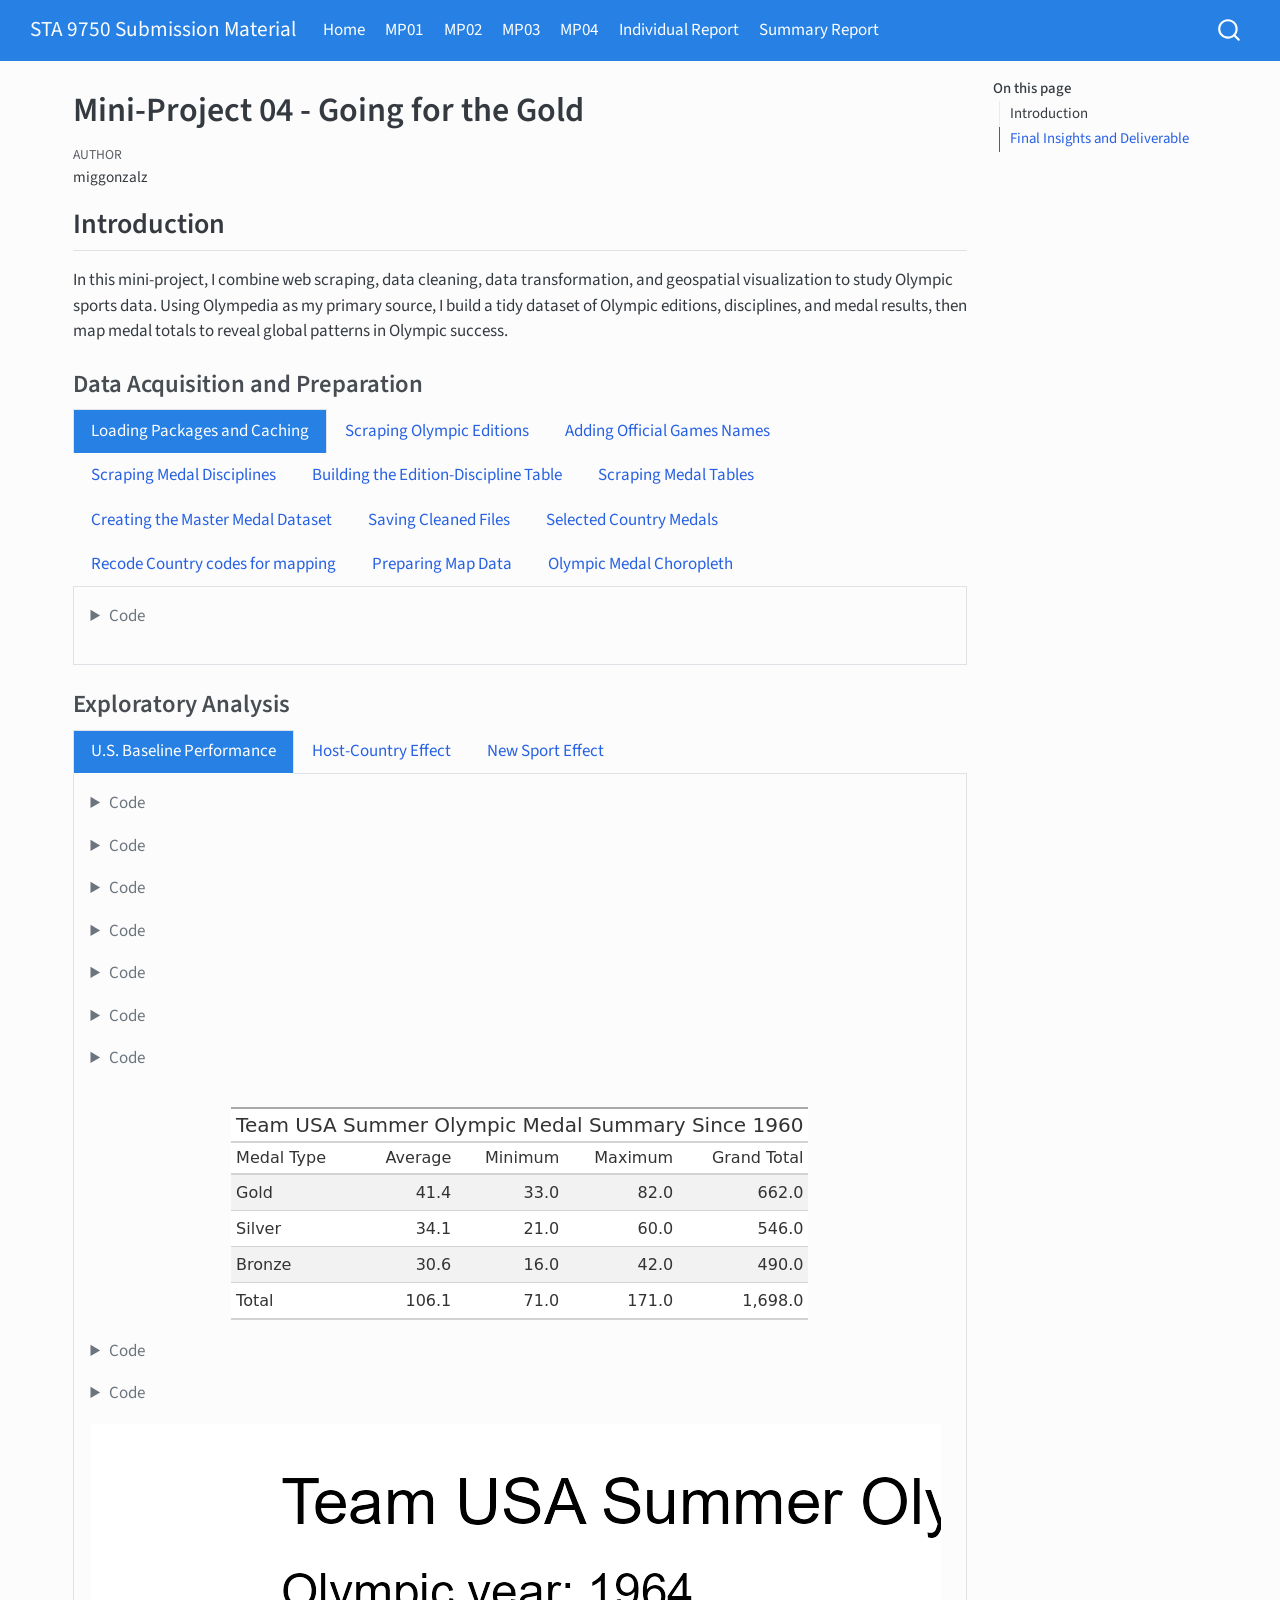
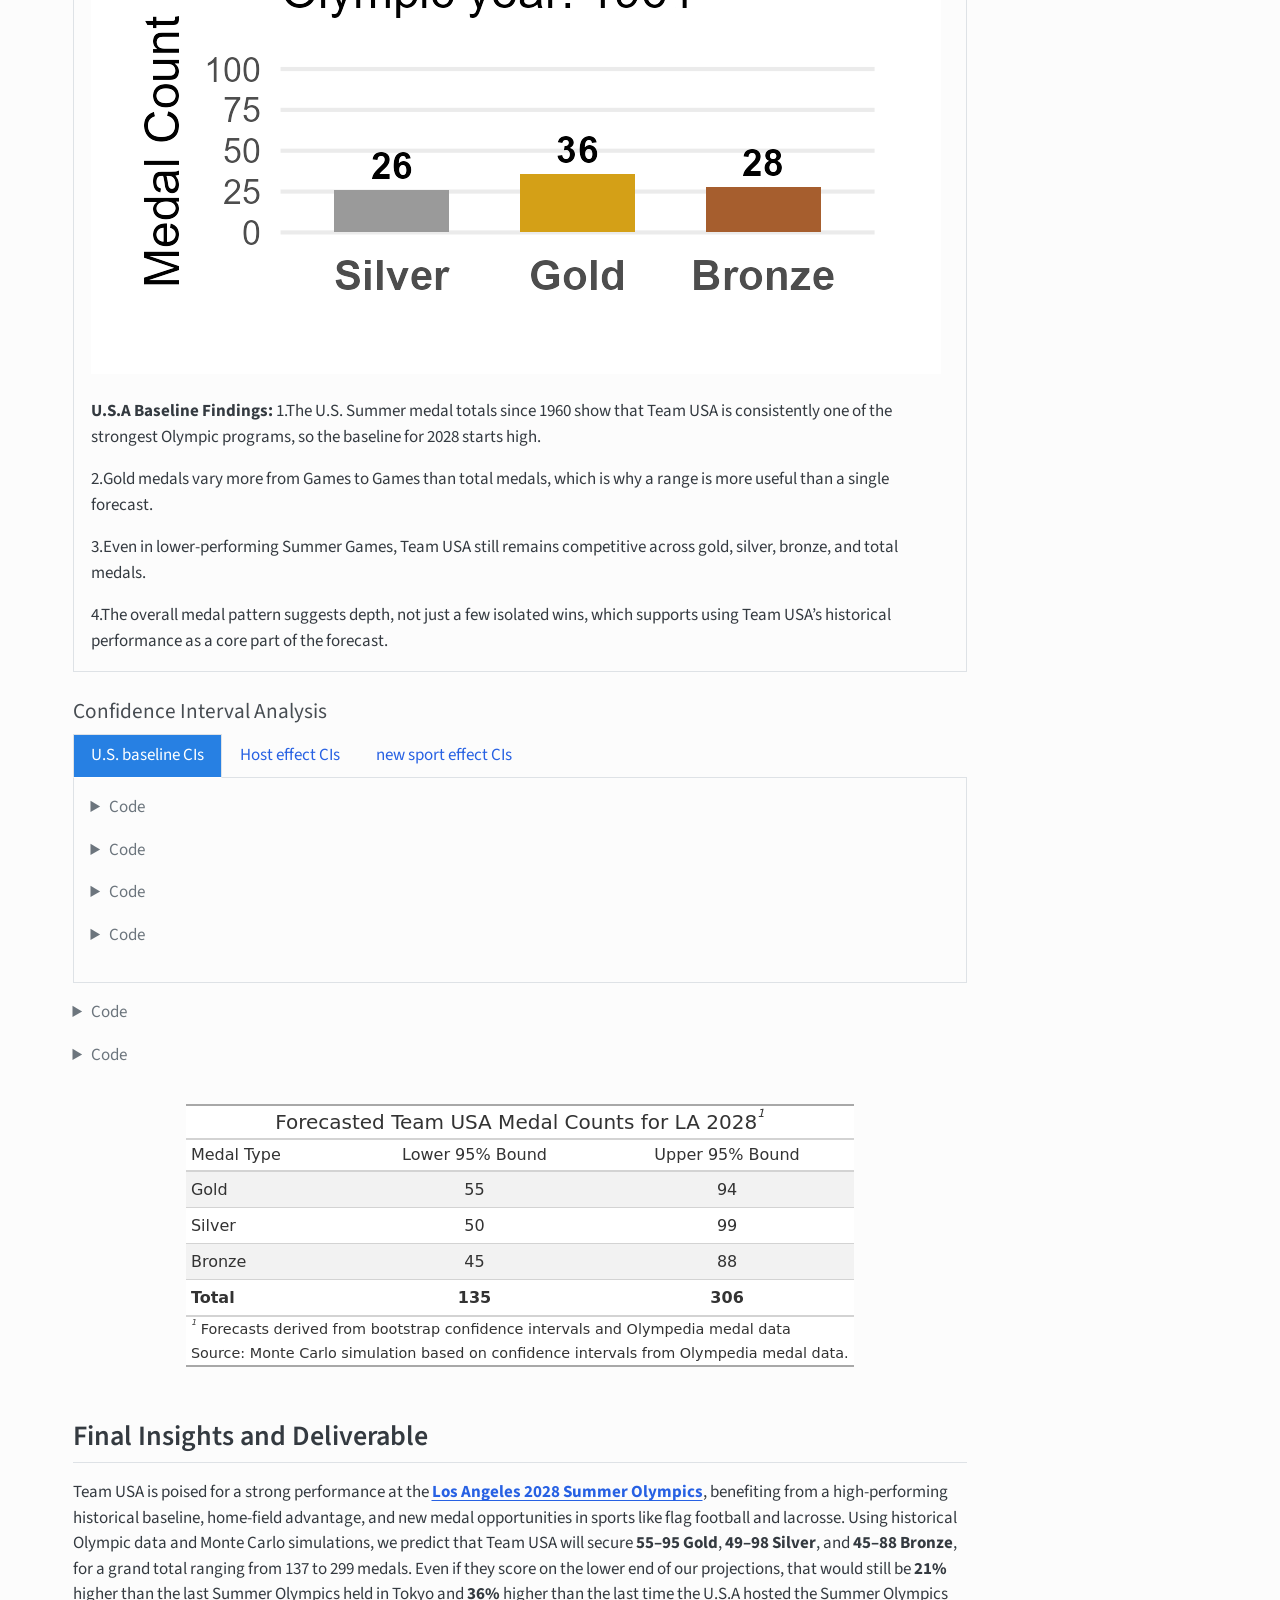
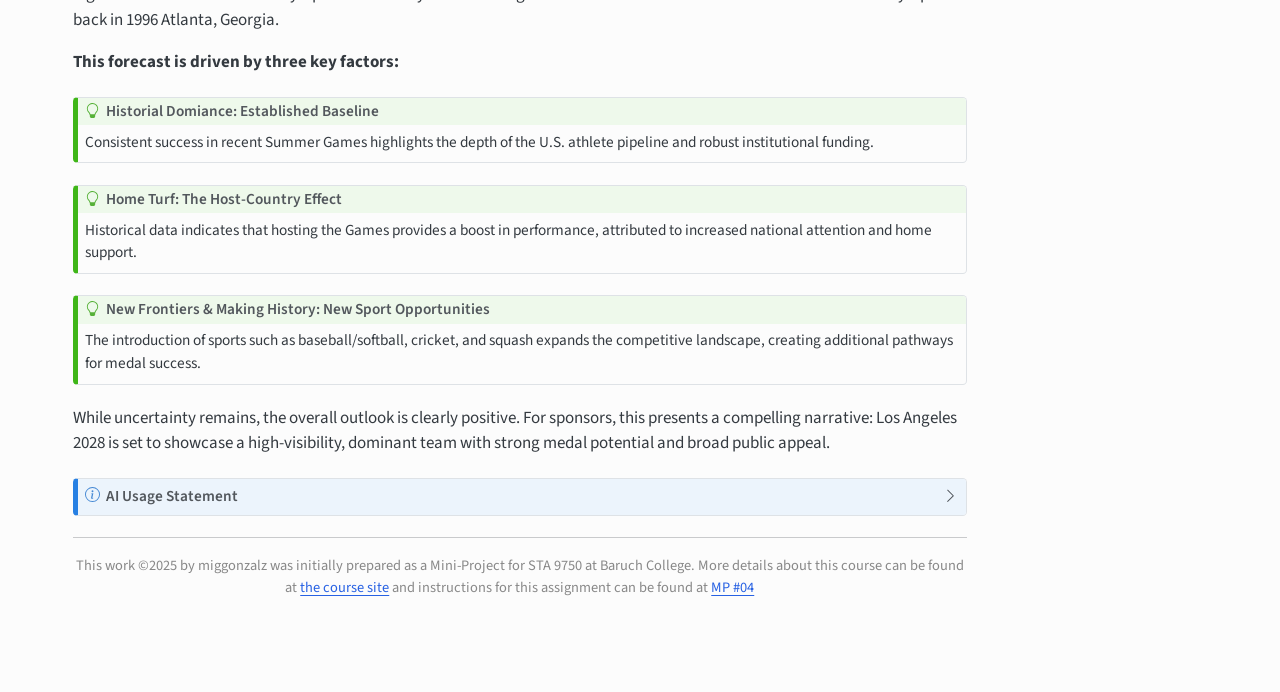
<file: docs/mp04.html>
<!DOCTYPE html>
<html xmlns="http://www.w3.org/1999/xhtml" lang="en" xml:lang="en"><head>

<meta charset="utf-8">
<meta name="generator" content="quarto-1.8.27">

<meta name="viewport" content="width=device-width, initial-scale=1.0, user-scalable=yes">

<meta name="author" content="miggonzalz">

<title>Mini-Project 04 - Going for the Gold – STA 9750 Submission Material</title>
<style>
code{white-space: pre-wrap;}
span.smallcaps{font-variant: small-caps;}
div.columns{display: flex; gap: min(4vw, 1.5em);}
div.column{flex: auto; overflow-x: auto;}
div.hanging-indent{margin-left: 1.5em; text-indent: -1.5em;}
ul.task-list{list-style: none;}
ul.task-list li input[type="checkbox"] {
  width: 0.8em;
  margin: 0 0.8em 0.2em -1em; /* quarto-specific, see https://github.com/quarto-dev/quarto-cli/issues/4556 */ 
  vertical-align: middle;
}
/* CSS for syntax highlighting */
html { -webkit-text-size-adjust: 100%; }
pre > code.sourceCode { white-space: pre; position: relative; }
pre > code.sourceCode > span { display: inline-block; line-height: 1.25; }
pre > code.sourceCode > span:empty { height: 1.2em; }
.sourceCode { overflow: visible; }
code.sourceCode > span { color: inherit; text-decoration: inherit; }
div.sourceCode { margin: 1em 0; }
pre.sourceCode { margin: 0; }
@media screen {
div.sourceCode { overflow: auto; }
}
@media print {
pre > code.sourceCode { white-space: pre-wrap; }
pre > code.sourceCode > span { text-indent: -5em; padding-left: 5em; }
}
pre.numberSource code
  { counter-reset: source-line 0; }
pre.numberSource code > span
  { position: relative; left: -4em; counter-increment: source-line; }
pre.numberSource code > span > a:first-child::before
  { content: counter(source-line);
    position: relative; left: -1em; text-align: right; vertical-align: baseline;
    border: none; display: inline-block;
    -webkit-touch-callout: none; -webkit-user-select: none;
    -khtml-user-select: none; -moz-user-select: none;
    -ms-user-select: none; user-select: none;
    padding: 0 4px; width: 4em;
  }
pre.numberSource { margin-left: 3em;  padding-left: 4px; }
div.sourceCode
  {   }
@media screen {
pre > code.sourceCode > span > a:first-child::before { text-decoration: underline; }
}
</style>


<script src="site_libs/quarto-nav/quarto-nav.js"></script>
<script src="site_libs/quarto-nav/headroom.min.js"></script>
<script src="site_libs/clipboard/clipboard.min.js"></script>
<script src="site_libs/quarto-search/autocomplete.umd.js"></script>
<script src="site_libs/quarto-search/fuse.min.js"></script>
<script src="site_libs/quarto-search/quarto-search.js"></script>
<meta name="quarto:offset" content="./">
<script src="site_libs/quarto-html/quarto.js" type="module"></script>
<script src="site_libs/quarto-html/tabsets/tabsets.js" type="module"></script>
<script src="site_libs/quarto-html/axe/axe-check.js" type="module"></script>
<script src="site_libs/quarto-html/popper.min.js"></script>
<script src="site_libs/quarto-html/tippy.umd.min.js"></script>
<script src="site_libs/quarto-html/anchor.min.js"></script>
<link href="site_libs/quarto-html/tippy.css" rel="stylesheet">
<link href="site_libs/quarto-html/quarto-syntax-highlighting-ed96de9b727972fe78a7b5d16c58bf87.css" rel="stylesheet" id="quarto-text-highlighting-styles">
<script src="site_libs/bootstrap/bootstrap.min.js"></script>
<link href="site_libs/bootstrap/bootstrap-icons.css" rel="stylesheet">
<link href="site_libs/bootstrap/bootstrap-029b10fc0dc652dab2ec1ac156c1a037.min.css" rel="stylesheet" append-hash="true" id="quarto-bootstrap" data-mode="light">
<script id="quarto-search-options" type="application/json">{
  "location": "navbar",
  "copy-button": false,
  "collapse-after": 3,
  "panel-placement": "end",
  "type": "overlay",
  "limit": 50,
  "keyboard-shortcut": [
    "f",
    "/",
    "s"
  ],
  "show-item-context": false,
  "language": {
    "search-no-results-text": "No results",
    "search-matching-documents-text": "matching documents",
    "search-copy-link-title": "Copy link to search",
    "search-hide-matches-text": "Hide additional matches",
    "search-more-match-text": "more match in this document",
    "search-more-matches-text": "more matches in this document",
    "search-clear-button-title": "Clear",
    "search-text-placeholder": "",
    "search-detached-cancel-button-title": "Cancel",
    "search-submit-button-title": "Submit",
    "search-label": "Search"
  }
}</script>


<link rel="stylesheet" href="styles.css">
</head>

<body class="nav-fixed quarto-light">

<div id="quarto-search-results"></div>
  <header id="quarto-header" class="headroom fixed-top">
    <nav class="navbar navbar-expand-lg " data-bs-theme="dark">
      <div class="navbar-container container-fluid">
      <div class="navbar-brand-container mx-auto">
    <a class="navbar-brand" href="./index.html">
    <span class="navbar-title">STA 9750 Submission Material</span>
    </a>
  </div>
            <div id="quarto-search" class="" title="Search"></div>
          <button class="navbar-toggler" type="button" data-bs-toggle="collapse" data-bs-target="#navbarCollapse" aria-controls="navbarCollapse" role="menu" aria-expanded="false" aria-label="Toggle navigation" onclick="if (window.quartoToggleHeadroom) { window.quartoToggleHeadroom(); }">
  <span class="navbar-toggler-icon"></span>
</button>
          <div class="collapse navbar-collapse" id="navbarCollapse">
            <ul class="navbar-nav navbar-nav-scroll me-auto">
  <li class="nav-item">
    <a class="nav-link" href="./index.html"> 
<span class="menu-text">Home</span></a>
  </li>  
  <li class="nav-item">
    <a class="nav-link" href="./mp01.html"> 
<span class="menu-text">MP01</span></a>
  </li>  
  <li class="nav-item">
    <a class="nav-link" href="./mp02.html"> 
<span class="menu-text">MP02</span></a>
  </li>  
  <li class="nav-item">
    <a class="nav-link" href="./mp03.html"> 
<span class="menu-text">MP03</span></a>
  </li>  
  <li class="nav-item">
    <a class="nav-link active" href="./mp04.html" aria-current="page"> 
<span class="menu-text">MP04</span></a>
  </li>  
  <li class="nav-item">
    <a class="nav-link" href="./individual_report.html"> 
<span class="menu-text">Individual Report</span></a>
  </li>  
  <li class="nav-item">
    <a class="nav-link" href="./summary_report.html"> 
<span class="menu-text">Summary Report</span></a>
  </li>  
</ul>
          </div> <!-- /navcollapse -->
            <div class="quarto-navbar-tools">
</div>
      </div> <!-- /container-fluid -->
    </nav>
</header>
<!-- content -->
<div id="quarto-content" class="quarto-container page-columns page-rows-contents page-layout-full page-navbar">
<!-- sidebar -->
<!-- margin-sidebar -->
    <div id="quarto-margin-sidebar" class="sidebar margin-sidebar">
        <nav id="TOC" role="doc-toc" class="toc-active">
    <h2 id="toc-title">On this page</h2>
   
  <ul>
  <li><a href="#introduction" id="toc-introduction" class="nav-link active" data-scroll-target="#introduction">Introduction</a>
  <ul class="collapse">
  <li><a href="#data-acquisition-and-preparation" id="toc-data-acquisition-and-preparation" class="nav-link" data-scroll-target="#data-acquisition-and-preparation">Data Acquisition and Preparation</a></li>
  <li><a href="#exploratory-analysis" id="toc-exploratory-analysis" class="nav-link" data-scroll-target="#exploratory-analysis">Exploratory Analysis</a></li>
  </ul></li>
  <li><a href="#final-insights-and-deliverable" id="toc-final-insights-and-deliverable" class="nav-link" data-scroll-target="#final-insights-and-deliverable">Final Insights and Deliverable</a></li>
  </ul>
</nav>
    </div>
<!-- main -->
<main class="content column-page-left" id="quarto-document-content">

<header id="title-block-header" class="quarto-title-block default">
<div class="quarto-title">
<h1 class="title">Mini-Project 04 - Going for the Gold</h1>
</div>



<div class="quarto-title-meta column-page-left">

    <div>
    <div class="quarto-title-meta-heading">Author</div>
    <div class="quarto-title-meta-contents">
             <p>miggonzalz </p>
          </div>
  </div>
    
  
    
  </div>
  


</header>


<section id="introduction" class="level2">
<h2 class="anchored" data-anchor-id="introduction">Introduction</h2>
<p>In this mini-project, I combine web scraping, data cleaning, data transformation, and geospatial visualization to study Olympic sports data. Using Olympedia as my primary source, I build a tidy dataset of Olympic editions, disciplines, and medal results, then map medal totals to reveal global patterns in Olympic success.</p>
<section id="data-acquisition-and-preparation" class="level3 unnumbered">
<h3 class="unnumbered anchored" data-anchor-id="data-acquisition-and-preparation">Data Acquisition and Preparation</h3>
<div class="tabset-margin-container"></div><div class="panel-tabset nav-pills">
<ul class="nav nav-tabs" role="tablist"><li class="nav-item" role="presentation"><a class="nav-link active" id="tabset-1-1-tab" data-bs-toggle="tab" data-bs-target="#tabset-1-1" role="tab" aria-controls="tabset-1-1" aria-selected="true" href="">Loading Packages and Caching</a></li><li class="nav-item" role="presentation"><a class="nav-link" id="tabset-1-2-tab" data-bs-toggle="tab" data-bs-target="#tabset-1-2" role="tab" aria-controls="tabset-1-2" aria-selected="false" href="">Scraping Olympic Editions</a></li><li class="nav-item" role="presentation"><a class="nav-link" id="tabset-1-3-tab" data-bs-toggle="tab" data-bs-target="#tabset-1-3" role="tab" aria-controls="tabset-1-3" aria-selected="false" href="">Adding Official Games Names</a></li><li class="nav-item" role="presentation"><a class="nav-link" id="tabset-1-4-tab" data-bs-toggle="tab" data-bs-target="#tabset-1-4" role="tab" aria-controls="tabset-1-4" aria-selected="false" href="">Scraping Medal Disciplines</a></li><li class="nav-item" role="presentation"><a class="nav-link" id="tabset-1-5-tab" data-bs-toggle="tab" data-bs-target="#tabset-1-5" role="tab" aria-controls="tabset-1-5" aria-selected="false" href="">Building the Edition-Discipline Table</a></li><li class="nav-item" role="presentation"><a class="nav-link" id="tabset-1-6-tab" data-bs-toggle="tab" data-bs-target="#tabset-1-6" role="tab" aria-controls="tabset-1-6" aria-selected="false" href="">Scraping Medal Tables</a></li><li class="nav-item" role="presentation"><a class="nav-link" id="tabset-1-7-tab" data-bs-toggle="tab" data-bs-target="#tabset-1-7" role="tab" aria-controls="tabset-1-7" aria-selected="false" href="">Creating the Master Medal Dataset</a></li><li class="nav-item" role="presentation"><a class="nav-link" id="tabset-1-8-tab" data-bs-toggle="tab" data-bs-target="#tabset-1-8" role="tab" aria-controls="tabset-1-8" aria-selected="false" href="">Saving Cleaned Files</a></li><li class="nav-item" role="presentation"><a class="nav-link" id="tabset-1-9-tab" data-bs-toggle="tab" data-bs-target="#tabset-1-9" role="tab" aria-controls="tabset-1-9" aria-selected="false" href="">Selected Country Medals</a></li><li class="nav-item" role="presentation"><a class="nav-link" id="tabset-1-10-tab" data-bs-toggle="tab" data-bs-target="#tabset-1-10" role="tab" aria-controls="tabset-1-10" aria-selected="false" href="">Recode Country codes for mapping</a></li><li class="nav-item" role="presentation"><a class="nav-link" id="tabset-1-11-tab" data-bs-toggle="tab" data-bs-target="#tabset-1-11" role="tab" aria-controls="tabset-1-11" aria-selected="false" href="">Preparing Map Data</a></li><li class="nav-item" role="presentation"><a class="nav-link" id="tabset-1-12-tab" data-bs-toggle="tab" data-bs-target="#tabset-1-12" role="tab" aria-controls="tabset-1-12" aria-selected="false" href="">Olympic Medal Choropleth</a></li></ul>
<div class="tab-content nav-pills">
<div id="tabset-1-1" class="tab-pane active" role="tabpanel" aria-labelledby="tabset-1-1-tab">
<div class="cell">
<details class="code-fold">
<summary>Code</summary>
<div class="code-copy-outer-scaffold"><div class="sourceCode cell-code" id="cb1"><pre class="sourceCode r code-with-copy"><code class="sourceCode r"><span id="cb1-1"><a href="#cb1-1" aria-hidden="true" tabindex="-1"></a><span class="co"># This chunk loads the required packages and defines helper functions for caching Olympedia pages and converting Roman numerals to integers.</span></span>
<span id="cb1-2"><a href="#cb1-2" aria-hidden="true" tabindex="-1"></a><span class="fu">library</span>(tidyverse)</span>
<span id="cb1-3"><a href="#cb1-3" aria-hidden="true" tabindex="-1"></a><span class="fu">library</span>(rvest)</span>
<span id="cb1-4"><a href="#cb1-4" aria-hidden="true" tabindex="-1"></a><span class="fu">library</span>(xml2)</span>
<span id="cb1-5"><a href="#cb1-5" aria-hidden="true" tabindex="-1"></a><span class="fu">library</span>(stringr)</span>
<span id="cb1-6"><a href="#cb1-6" aria-hidden="true" tabindex="-1"></a><span class="fu">library</span>(fs)</span>
<span id="cb1-7"><a href="#cb1-7" aria-hidden="true" tabindex="-1"></a><span class="fu">library</span>(purrr)</span>
<span id="cb1-8"><a href="#cb1-8" aria-hidden="true" tabindex="-1"></a></span>
<span id="cb1-9"><a href="#cb1-9" aria-hidden="true" tabindex="-1"></a>slow_download <span class="ot">&lt;-</span> purrr<span class="sc">::</span><span class="fu">slowly</span>(</span>
<span id="cb1-10"><a href="#cb1-10" aria-hidden="true" tabindex="-1"></a>  download.file,</span>
<span id="cb1-11"><a href="#cb1-11" aria-hidden="true" tabindex="-1"></a>  purrr<span class="sc">::</span><span class="fu">rate_delay</span>(<span class="at">pause =</span> <span class="dv">5</span>)</span>
<span id="cb1-12"><a href="#cb1-12" aria-hidden="true" tabindex="-1"></a>)</span>
<span id="cb1-13"><a href="#cb1-13" aria-hidden="true" tabindex="-1"></a></span>
<span id="cb1-14"><a href="#cb1-14" aria-hidden="true" tabindex="-1"></a>read_olympedia <span class="ot">&lt;-</span> <span class="cf">function</span>(url, ...){</span>
<span id="cb1-15"><a href="#cb1-15" aria-hidden="true" tabindex="-1"></a>  <span class="cf">if</span>(stringr<span class="sc">::</span><span class="fu">str_starts</span>(url, <span class="st">"/"</span>)) {</span>
<span id="cb1-16"><a href="#cb1-16" aria-hidden="true" tabindex="-1"></a>    url <span class="ot">&lt;-</span> stringr<span class="sc">::</span><span class="fu">str_remove</span>(url, <span class="st">"^/"</span>)</span>
<span id="cb1-17"><a href="#cb1-17" aria-hidden="true" tabindex="-1"></a>  }</span>
<span id="cb1-18"><a href="#cb1-18" aria-hidden="true" tabindex="-1"></a></span>
<span id="cb1-19"><a href="#cb1-19" aria-hidden="true" tabindex="-1"></a>  cache_dir <span class="ot">&lt;-</span> fs<span class="sc">::</span><span class="fu">path</span>(<span class="st">"data"</span>, <span class="st">"mp04"</span>, <span class="st">"olympedia_cache"</span>)</span>
<span id="cb1-20"><a href="#cb1-20" aria-hidden="true" tabindex="-1"></a>  <span class="cf">if</span>(<span class="sc">!</span>fs<span class="sc">::</span><span class="fu">dir_exists</span>(cache_dir)) fs<span class="sc">::</span><span class="fu">dir_create</span>(cache_dir, <span class="at">recurse =</span> <span class="cn">TRUE</span>)</span>
<span id="cb1-21"><a href="#cb1-21" aria-hidden="true" tabindex="-1"></a></span>
<span id="cb1-22"><a href="#cb1-22" aria-hidden="true" tabindex="-1"></a>  cache_path <span class="ot">&lt;-</span> fs<span class="sc">::</span><span class="fu">path</span>(</span>
<span id="cb1-23"><a href="#cb1-23" aria-hidden="true" tabindex="-1"></a>    cache_dir,</span>
<span id="cb1-24"><a href="#cb1-24" aria-hidden="true" tabindex="-1"></a>    url <span class="sc">|&gt;</span> <span class="fu">as.character</span>() <span class="sc">|&gt;</span> stringr<span class="sc">::</span><span class="fu">str_replace_all</span>(<span class="st">"/"</span>, <span class="st">"_"</span>)</span>
<span id="cb1-25"><a href="#cb1-25" aria-hidden="true" tabindex="-1"></a>  )</span>
<span id="cb1-26"><a href="#cb1-26" aria-hidden="true" tabindex="-1"></a></span>
<span id="cb1-27"><a href="#cb1-27" aria-hidden="true" tabindex="-1"></a>  <span class="cf">if</span>(<span class="sc">!</span>fs<span class="sc">::</span><span class="fu">file_exists</span>(cache_path)){</span>
<span id="cb1-28"><a href="#cb1-28" aria-hidden="true" tabindex="-1"></a>    src_url <span class="ot">&lt;-</span> <span class="fu">paste0</span>(<span class="st">"https://www.olympedia.org/"</span>, url)</span>
<span id="cb1-29"><a href="#cb1-29" aria-hidden="true" tabindex="-1"></a>    <span class="fu">slow_download</span>(src_url, cache_path, <span class="at">mode =</span> <span class="st">"wb"</span>)</span>
<span id="cb1-30"><a href="#cb1-30" aria-hidden="true" tabindex="-1"></a>  }</span>
<span id="cb1-31"><a href="#cb1-31" aria-hidden="true" tabindex="-1"></a></span>
<span id="cb1-32"><a href="#cb1-32" aria-hidden="true" tabindex="-1"></a>  rvest<span class="sc">::</span><span class="fu">read_html</span>(cache_path)</span>
<span id="cb1-33"><a href="#cb1-33" aria-hidden="true" tabindex="-1"></a>}</span>
<span id="cb1-34"><a href="#cb1-34" aria-hidden="true" tabindex="-1"></a></span>
<span id="cb1-35"><a href="#cb1-35" aria-hidden="true" tabindex="-1"></a>roman_to_integer <span class="ot">&lt;-</span> <span class="cf">function</span>(x) {</span>
<span id="cb1-36"><a href="#cb1-36" aria-hidden="true" tabindex="-1"></a>  <span class="fu">suppressWarnings</span>(<span class="fu">as.integer</span>(<span class="fu">as.roman</span>(x)))</span>
<span id="cb1-37"><a href="#cb1-37" aria-hidden="true" tabindex="-1"></a>}</span></code></pre></div><button title="Copy to Clipboard" class="code-copy-button"><i class="bi"></i></button></div>
</details>
</div>
</div>
<div id="tabset-1-2" class="tab-pane" role="tabpanel" aria-labelledby="tabset-1-2-tab">
<div class="cell">
<details class="code-fold">
<summary>Code</summary>
<div class="code-copy-outer-scaffold"><div class="sourceCode cell-code" id="cb2"><pre class="sourceCode r code-with-copy"><code class="sourceCode r"><span id="cb2-1"><a href="#cb2-1" aria-hidden="true" tabindex="-1"></a><span class="co"># This chunk scrapes the main Olympedia editions page and builds a tidy table of Olympic editions with year, city, season, and edition ID.</span></span>
<span id="cb2-2"><a href="#cb2-2" aria-hidden="true" tabindex="-1"></a>read_editions <span class="ot">&lt;-</span> <span class="cf">function</span>() {</span>
<span id="cb2-3"><a href="#cb2-3" aria-hidden="true" tabindex="-1"></a>  pg <span class="ot">&lt;-</span> <span class="fu">read_olympedia</span>(<span class="st">"editions"</span>)</span>
<span id="cb2-4"><a href="#cb2-4" aria-hidden="true" tabindex="-1"></a></span>
<span id="cb2-5"><a href="#cb2-5" aria-hidden="true" tabindex="-1"></a>  tables <span class="ot">&lt;-</span> pg <span class="sc">|&gt;</span> <span class="fu">html_elements</span>(<span class="st">"table"</span>)</span>
<span id="cb2-6"><a href="#cb2-6" aria-hidden="true" tabindex="-1"></a></span>
<span id="cb2-7"><a href="#cb2-7" aria-hidden="true" tabindex="-1"></a>  parse_editions_table <span class="ot">&lt;-</span> <span class="cf">function</span>(tbl, season_label) {</span>
<span id="cb2-8"><a href="#cb2-8" aria-hidden="true" tabindex="-1"></a>    rows <span class="ot">&lt;-</span> tbl <span class="sc">|&gt;</span> <span class="fu">html_elements</span>(<span class="st">"tr"</span>)</span>
<span id="cb2-9"><a href="#cb2-9" aria-hidden="true" tabindex="-1"></a></span>
<span id="cb2-10"><a href="#cb2-10" aria-hidden="true" tabindex="-1"></a>    <span class="fu">map_dfr</span>(rows, <span class="cf">function</span>(row) {</span>
<span id="cb2-11"><a href="#cb2-11" aria-hidden="true" tabindex="-1"></a>      tds <span class="ot">&lt;-</span> row <span class="sc">|&gt;</span> <span class="fu">html_elements</span>(<span class="st">"td"</span>)</span>
<span id="cb2-12"><a href="#cb2-12" aria-hidden="true" tabindex="-1"></a>      <span class="cf">if</span>(<span class="fu">length</span>(tds) <span class="sc">&lt;</span> <span class="dv">8</span>) <span class="fu">return</span>(<span class="cn">NULL</span>)</span>
<span id="cb2-13"><a href="#cb2-13" aria-hidden="true" tabindex="-1"></a></span>
<span id="cb2-14"><a href="#cb2-14" aria-hidden="true" tabindex="-1"></a>      edition_link <span class="ot">&lt;-</span> row <span class="sc">|&gt;</span> <span class="fu">html_element</span>(<span class="st">"a[href^='/editions/']"</span>)</span>
<span id="cb2-15"><a href="#cb2-15" aria-hidden="true" tabindex="-1"></a>      edition_url <span class="ot">&lt;-</span> <span class="cf">if</span>(<span class="fu">length</span>(edition_link) <span class="sc">==</span> <span class="dv">0</span>) <span class="cn">NA_character_</span> <span class="cf">else</span> <span class="fu">html_attr</span>(edition_link, <span class="st">"href"</span>)</span>
<span id="cb2-16"><a href="#cb2-16" aria-hidden="true" tabindex="-1"></a>      edition_id  <span class="ot">&lt;-</span> <span class="fu">str_extract</span>(edition_url, <span class="st">"</span><span class="sc">\\</span><span class="st">d+$"</span>) <span class="sc">|&gt;</span> <span class="fu">as.integer</span>()</span>
<span id="cb2-17"><a href="#cb2-17" aria-hidden="true" tabindex="-1"></a></span>
<span id="cb2-18"><a href="#cb2-18" aria-hidden="true" tabindex="-1"></a>      olympiad_roman <span class="ot">&lt;-</span> tds[[<span class="dv">1</span>]] <span class="sc">|&gt;</span> <span class="fu">html_text2</span>() <span class="sc">|&gt;</span> <span class="fu">str_trim</span>()</span>
<span id="cb2-19"><a href="#cb2-19" aria-hidden="true" tabindex="-1"></a>      year_txt <span class="ot">&lt;-</span> tds[[<span class="dv">2</span>]] <span class="sc">|&gt;</span> <span class="fu">html_text2</span>() <span class="sc">|&gt;</span> <span class="fu">str_trim</span>()</span>
<span id="cb2-20"><a href="#cb2-20" aria-hidden="true" tabindex="-1"></a>      city <span class="ot">&lt;-</span> tds[[<span class="dv">3</span>]] <span class="sc">|&gt;</span> <span class="fu">html_text2</span>() <span class="sc">|&gt;</span> <span class="fu">str_trim</span>()</span>
<span id="cb2-21"><a href="#cb2-21" aria-hidden="true" tabindex="-1"></a>      note <span class="ot">&lt;-</span> tds[[<span class="dv">8</span>]] <span class="sc">|&gt;</span> <span class="fu">html_text2</span>() <span class="sc">|&gt;</span> <span class="fu">str_squish</span>()</span>
<span id="cb2-22"><a href="#cb2-22" aria-hidden="true" tabindex="-1"></a></span>
<span id="cb2-23"><a href="#cb2-23" aria-hidden="true" tabindex="-1"></a>      year <span class="ot">&lt;-</span> <span class="fu">suppressWarnings</span>(<span class="fu">as.integer</span>(year_txt))</span>
<span id="cb2-24"><a href="#cb2-24" aria-hidden="true" tabindex="-1"></a></span>
<span id="cb2-25"><a href="#cb2-25" aria-hidden="true" tabindex="-1"></a>      flag_img <span class="ot">&lt;-</span> tds[[<span class="dv">4</span>]] <span class="sc">|&gt;</span> <span class="fu">html_element</span>(<span class="st">"img"</span>)</span>
<span id="cb2-26"><a href="#cb2-26" aria-hidden="true" tabindex="-1"></a>      flag_src <span class="ot">&lt;-</span> <span class="cf">if</span>(<span class="fu">length</span>(flag_img) <span class="sc">==</span> <span class="dv">0</span>) <span class="cn">NA_character_</span> <span class="cf">else</span> <span class="fu">html_attr</span>(flag_img, <span class="st">"src"</span>)</span>
<span id="cb2-27"><a href="#cb2-27" aria-hidden="true" tabindex="-1"></a>      host_country_code <span class="ot">&lt;-</span> <span class="fu">str_extract</span>(flag_src, <span class="st">"(?&lt;=/)[A-Z]{3}(?=</span><span class="sc">\\</span><span class="st">.png$)"</span>)</span>
<span id="cb2-28"><a href="#cb2-28" aria-hidden="true" tabindex="-1"></a></span>
<span id="cb2-29"><a href="#cb2-29" aria-hidden="true" tabindex="-1"></a>      <span class="cf">if</span>(<span class="fu">is.na</span>(edition_id) <span class="sc">||</span> <span class="fu">is.na</span>(year) <span class="sc">||</span> olympiad_roman <span class="sc">==</span> <span class="st">""</span>) <span class="fu">return</span>(<span class="cn">NULL</span>)</span>
<span id="cb2-30"><a href="#cb2-30" aria-hidden="true" tabindex="-1"></a></span>
<span id="cb2-31"><a href="#cb2-31" aria-hidden="true" tabindex="-1"></a>      <span class="fu">tibble</span>(</span>
<span id="cb2-32"><a href="#cb2-32" aria-hidden="true" tabindex="-1"></a>        <span class="at">season =</span> season_label,</span>
<span id="cb2-33"><a href="#cb2-33" aria-hidden="true" tabindex="-1"></a>        <span class="at">year =</span> year,</span>
<span id="cb2-34"><a href="#cb2-34" aria-hidden="true" tabindex="-1"></a>        <span class="at">city =</span> city,</span>
<span id="cb2-35"><a href="#cb2-35" aria-hidden="true" tabindex="-1"></a>        <span class="at">olympiad_roman =</span> olympiad_roman,</span>
<span id="cb2-36"><a href="#cb2-36" aria-hidden="true" tabindex="-1"></a>        <span class="at">olympiad_id =</span> <span class="fu">roman_to_integer</span>(olympiad_roman),</span>
<span id="cb2-37"><a href="#cb2-37" aria-hidden="true" tabindex="-1"></a>        <span class="at">edition_id =</span> edition_id,</span>
<span id="cb2-38"><a href="#cb2-38" aria-hidden="true" tabindex="-1"></a>        <span class="at">edition_url =</span> edition_url,</span>
<span id="cb2-39"><a href="#cb2-39" aria-hidden="true" tabindex="-1"></a>        <span class="at">host_country_code =</span> host_country_code,</span>
<span id="cb2-40"><a href="#cb2-40" aria-hidden="true" tabindex="-1"></a>        <span class="at">note =</span> note</span>
<span id="cb2-41"><a href="#cb2-41" aria-hidden="true" tabindex="-1"></a>      )</span>
<span id="cb2-42"><a href="#cb2-42" aria-hidden="true" tabindex="-1"></a>    })</span>
<span id="cb2-43"><a href="#cb2-43" aria-hidden="true" tabindex="-1"></a>  }</span>
<span id="cb2-44"><a href="#cb2-44" aria-hidden="true" tabindex="-1"></a></span>
<span id="cb2-45"><a href="#cb2-45" aria-hidden="true" tabindex="-1"></a>  <span class="fu">bind_rows</span>(</span>
<span id="cb2-46"><a href="#cb2-46" aria-hidden="true" tabindex="-1"></a>    <span class="fu">parse_editions_table</span>(tables[[<span class="dv">1</span>]], <span class="st">"Summer"</span>),</span>
<span id="cb2-47"><a href="#cb2-47" aria-hidden="true" tabindex="-1"></a>    <span class="fu">parse_editions_table</span>(tables[[<span class="dv">2</span>]], <span class="st">"Winter"</span>)</span>
<span id="cb2-48"><a href="#cb2-48" aria-hidden="true" tabindex="-1"></a>  ) <span class="sc">|&gt;</span></span>
<span id="cb2-49"><a href="#cb2-49" aria-hidden="true" tabindex="-1"></a>    <span class="fu">distinct</span>(edition_id, <span class="at">.keep_all =</span> <span class="cn">TRUE</span>) <span class="sc">|&gt;</span></span>
<span id="cb2-50"><a href="#cb2-50" aria-hidden="true" tabindex="-1"></a>    <span class="fu">filter</span>(<span class="sc">!</span><span class="fu">str_detect</span>(<span class="fu">str_to_lower</span>(note), <span class="st">"not held"</span>)) <span class="sc">|&gt;</span></span>
<span id="cb2-51"><a href="#cb2-51" aria-hidden="true" tabindex="-1"></a>    <span class="fu">select</span>(<span class="sc">-</span>note) <span class="sc">|&gt;</span></span>
<span id="cb2-52"><a href="#cb2-52" aria-hidden="true" tabindex="-1"></a>    <span class="fu">arrange</span>(year, season)</span>
<span id="cb2-53"><a href="#cb2-53" aria-hidden="true" tabindex="-1"></a>}</span></code></pre></div><button title="Copy to Clipboard" class="code-copy-button"><i class="bi"></i></button></div>
</details>
</div>
</div>
<div id="tabset-1-3" class="tab-pane" role="tabpanel" aria-labelledby="tabset-1-3-tab">
<div class="cell">
<details class="code-fold">
<summary>Code</summary>
<div class="code-copy-outer-scaffold"><div class="sourceCode cell-code" id="cb3"><pre class="sourceCode r code-with-copy"><code class="sourceCode r"><span id="cb3-1"><a href="#cb3-1" aria-hidden="true" tabindex="-1"></a><span class="co"># This chunk visits each edition page and adds the official Games name to the editions table.</span></span>
<span id="cb3-2"><a href="#cb3-2" aria-hidden="true" tabindex="-1"></a>editions <span class="ot">&lt;-</span> <span class="fu">read_editions</span>()</span>
<span id="cb3-3"><a href="#cb3-3" aria-hidden="true" tabindex="-1"></a><span class="fu">glimpse</span>(editions)</span></code></pre></div><button title="Copy to Clipboard" class="code-copy-button"><i class="bi"></i></button></div>
</details>
<div class="cell-output cell-output-stdout">
<pre><code>Rows: 59
Columns: 8
$ season            &lt;chr&gt; "Summer", "Summer", "Summer", "Summer", "Summer", "S…
$ year              &lt;int&gt; 1896, 1900, 1904, 1908, 1912, 1920, 1924, 1924, 1928…
$ city              &lt;chr&gt; "Athina", "Paris", "St. Louis", "London", "Stockholm…
$ olympiad_roman    &lt;chr&gt; "I", "II", "III", "IV", "V", "VII", "VIII", "I", "IX…
$ olympiad_id       &lt;int&gt; 1, 2, 3, 4, 5, 7, 8, 1, 9, 2, 10, 3, 11, 4, 14, 5, 1…
$ edition_id        &lt;int&gt; 1, 2, 3, 5, 6, 7, 8, 29, 9, 30, 10, 31, 11, 32, 12, …
$ edition_url       &lt;chr&gt; "/editions/1", "/editions/2", "/editions/3", "/editi…
$ host_country_code &lt;chr&gt; "GRE", "FRA", "USA", "GBR", "SWE", "BEL", "FRA", "FR…</code></pre>
</div>
<details class="code-fold">
<summary>Code</summary>
<div class="code-copy-outer-scaffold"><div class="sourceCode cell-code" id="cb5"><pre class="sourceCode r code-with-copy"><code class="sourceCode r"><span id="cb5-1"><a href="#cb5-1" aria-hidden="true" tabindex="-1"></a><span class="fu">print</span>(editions, <span class="at">n =</span> <span class="dv">15</span>)</span></code></pre></div><button title="Copy to Clipboard" class="code-copy-button"><i class="bi"></i></button></div>
</details>
<div class="cell-output cell-output-stdout">
<pre><code># A tibble: 59 × 8
   season  year city           olympiad_roman olympiad_id edition_id edition_url
   &lt;chr&gt;  &lt;int&gt; &lt;chr&gt;          &lt;chr&gt;                &lt;int&gt;      &lt;int&gt; &lt;chr&gt;      
 1 Summer  1896 Athina         I                        1          1 /editions/1
 2 Summer  1900 Paris          II                       2          2 /editions/2
 3 Summer  1904 St. Louis      III                      3          3 /editions/3
 4 Summer  1908 London         IV                       4          5 /editions/5
 5 Summer  1912 Stockholm      V                        5          6 /editions/6
 6 Summer  1920 Antwerpen      VII                      7          7 /editions/7
 7 Summer  1924 Paris          VIII                     8          8 /editions/8
 8 Winter  1924 Chamonix       I                        1         29 /editions/…
 9 Summer  1928 Amsterdam      IX                       9          9 /editions/9
10 Winter  1928 Sankt Moritz   II                       2         30 /editions/…
11 Summer  1932 Los Angeles    X                       10         10 /editions/…
12 Winter  1932 Lake Placid    III                      3         31 /editions/…
13 Summer  1936 Berlin         XI                      11         11 /editions/…
14 Winter  1936 Garmisch-Part… IV                       4         32 /editions/…
15 Summer  1948 London         XIV                     14         12 /editions/…
# ℹ 44 more rows
# ℹ 1 more variable: host_country_code &lt;chr&gt;</code></pre>
</div>
</div>
</div>
<div id="tabset-1-4" class="tab-pane" role="tabpanel" aria-labelledby="tabset-1-4-tab">
<div class="cell">
<details class="code-fold">
<summary>Code</summary>
<div class="code-copy-outer-scaffold"><div class="sourceCode cell-code" id="cb7"><pre class="sourceCode r code-with-copy"><code class="sourceCode r"><span id="cb7-1"><a href="#cb7-1" aria-hidden="true" tabindex="-1"></a><span class="co">#This chunk extracts the medal disciplines listed on each Olympic edition page and records their codes and links.</span></span>
<span id="cb7-2"><a href="#cb7-2" aria-hidden="true" tabindex="-1"></a>read_edition_meta <span class="ot">&lt;-</span> <span class="cf">function</span>(edition_url) {</span>
<span id="cb7-3"><a href="#cb7-3" aria-hidden="true" tabindex="-1"></a>  pg <span class="ot">&lt;-</span> <span class="fu">read_olympedia</span>(edition_url)</span>
<span id="cb7-4"><a href="#cb7-4" aria-hidden="true" tabindex="-1"></a>  games_name <span class="ot">&lt;-</span> pg <span class="sc">|&gt;</span> <span class="fu">html_element</span>(<span class="st">"h1"</span>) <span class="sc">|&gt;</span> <span class="fu">html_text2</span>() <span class="sc">|&gt;</span> <span class="fu">str_squish</span>()</span>
<span id="cb7-5"><a href="#cb7-5" aria-hidden="true" tabindex="-1"></a>  <span class="fu">tibble</span>(<span class="at">games_name =</span> games_name)</span>
<span id="cb7-6"><a href="#cb7-6" aria-hidden="true" tabindex="-1"></a>}</span>
<span id="cb7-7"><a href="#cb7-7" aria-hidden="true" tabindex="-1"></a></span>
<span id="cb7-8"><a href="#cb7-8" aria-hidden="true" tabindex="-1"></a>editions <span class="ot">&lt;-</span> editions <span class="sc">|&gt;</span></span>
<span id="cb7-9"><a href="#cb7-9" aria-hidden="true" tabindex="-1"></a>  <span class="fu">mutate</span>(<span class="at">meta =</span> <span class="fu">map</span>(edition_url, read_edition_meta)) <span class="sc">|&gt;</span></span>
<span id="cb7-10"><a href="#cb7-10" aria-hidden="true" tabindex="-1"></a>  <span class="fu">unnest</span>(meta)</span>
<span id="cb7-11"><a href="#cb7-11" aria-hidden="true" tabindex="-1"></a></span>
<span id="cb7-12"><a href="#cb7-12" aria-hidden="true" tabindex="-1"></a><span class="fu">glimpse</span>(editions)</span></code></pre></div><button title="Copy to Clipboard" class="code-copy-button"><i class="bi"></i></button></div>
</details>
<div class="cell-output cell-output-stdout">
<pre><code>Rows: 59
Columns: 9
$ season            &lt;chr&gt; "Summer", "Summer", "Summer", "Summer", "Summer", "S…
$ year              &lt;int&gt; 1896, 1900, 1904, 1908, 1912, 1920, 1924, 1924, 1928…
$ city              &lt;chr&gt; "Athina", "Paris", "St. Louis", "London", "Stockholm…
$ olympiad_roman    &lt;chr&gt; "I", "II", "III", "IV", "V", "VII", "VIII", "I", "IX…
$ olympiad_id       &lt;int&gt; 1, 2, 3, 4, 5, 7, 8, 1, 9, 2, 10, 3, 11, 4, 14, 5, 1…
$ edition_id        &lt;int&gt; 1, 2, 3, 5, 6, 7, 8, 29, 9, 30, 10, 31, 11, 32, 12, …
$ edition_url       &lt;chr&gt; "/editions/1", "/editions/2", "/editions/3", "/editi…
$ host_country_code &lt;chr&gt; "GRE", "FRA", "USA", "GBR", "SWE", "BEL", "FRA", "FR…
$ games_name        &lt;chr&gt; "1896 Summer Olympics", "1900 Summer Olympics", "190…</code></pre>
</div>
</div>
</div>
<div id="tabset-1-5" class="tab-pane" role="tabpanel" aria-labelledby="tabset-1-5-tab">
<div class="cell">
<details class="code-fold">
<summary>Code</summary>
<div class="code-copy-outer-scaffold"><div class="sourceCode cell-code" id="cb9"><pre class="sourceCode r code-with-copy"><code class="sourceCode r"><span id="cb9-1"><a href="#cb9-1" aria-hidden="true" tabindex="-1"></a><span class="co">#This chunk joins the edition-level data to the list of disciplines available for each edition.</span></span>
<span id="cb9-2"><a href="#cb9-2" aria-hidden="true" tabindex="-1"></a></span>
<span id="cb9-3"><a href="#cb9-3" aria-hidden="true" tabindex="-1"></a></span>
<span id="cb9-4"><a href="#cb9-4" aria-hidden="true" tabindex="-1"></a>read_edition_disciplines <span class="ot">&lt;-</span> <span class="cf">function</span>(edition_url) {</span>
<span id="cb9-5"><a href="#cb9-5" aria-hidden="true" tabindex="-1"></a>  pg <span class="ot">&lt;-</span> <span class="fu">read_olympedia</span>(edition_url)</span>
<span id="cb9-6"><a href="#cb9-6" aria-hidden="true" tabindex="-1"></a></span>
<span id="cb9-7"><a href="#cb9-7" aria-hidden="true" tabindex="-1"></a>  sport_table <span class="ot">&lt;-</span> pg <span class="sc">|&gt;</span></span>
<span id="cb9-8"><a href="#cb9-8" aria-hidden="true" tabindex="-1"></a>    <span class="fu">html_element</span>(<span class="at">xpath =</span> <span class="st">"//h2[normalize-space()='Medal Disciplines']/following-sibling::table[1]"</span>)</span>
<span id="cb9-9"><a href="#cb9-9" aria-hidden="true" tabindex="-1"></a></span>
<span id="cb9-10"><a href="#cb9-10" aria-hidden="true" tabindex="-1"></a>  <span class="cf">if</span>(<span class="fu">length</span>(sport_table) <span class="sc">==</span> <span class="dv">0</span>) {</span>
<span id="cb9-11"><a href="#cb9-11" aria-hidden="true" tabindex="-1"></a>    <span class="fu">return</span>(<span class="fu">tibble</span>(</span>
<span id="cb9-12"><a href="#cb9-12" aria-hidden="true" tabindex="-1"></a>      <span class="at">discipline =</span> <span class="fu">character</span>(),</span>
<span id="cb9-13"><a href="#cb9-13" aria-hidden="true" tabindex="-1"></a>      <span class="at">discipline_url =</span> <span class="fu">character</span>(),</span>
<span id="cb9-14"><a href="#cb9-14" aria-hidden="true" tabindex="-1"></a>      <span class="at">discipline_code =</span> <span class="fu">character</span>()</span>
<span id="cb9-15"><a href="#cb9-15" aria-hidden="true" tabindex="-1"></a>    ))</span>
<span id="cb9-16"><a href="#cb9-16" aria-hidden="true" tabindex="-1"></a>  }</span>
<span id="cb9-17"><a href="#cb9-17" aria-hidden="true" tabindex="-1"></a></span>
<span id="cb9-18"><a href="#cb9-18" aria-hidden="true" tabindex="-1"></a>  links <span class="ot">&lt;-</span> sport_table <span class="sc">|&gt;</span> <span class="fu">html_elements</span>(<span class="st">"a"</span>)</span>
<span id="cb9-19"><a href="#cb9-19" aria-hidden="true" tabindex="-1"></a></span>
<span id="cb9-20"><a href="#cb9-20" aria-hidden="true" tabindex="-1"></a>  <span class="fu">tibble</span>(</span>
<span id="cb9-21"><a href="#cb9-21" aria-hidden="true" tabindex="-1"></a>    <span class="at">discipline =</span> <span class="fu">html_text2</span>(links) <span class="sc">|&gt;</span> <span class="fu">str_squish</span>(),</span>
<span id="cb9-22"><a href="#cb9-22" aria-hidden="true" tabindex="-1"></a>    <span class="at">discipline_url =</span> <span class="fu">html_attr</span>(links, <span class="st">"href"</span>)</span>
<span id="cb9-23"><a href="#cb9-23" aria-hidden="true" tabindex="-1"></a>  ) <span class="sc">|&gt;</span></span>
<span id="cb9-24"><a href="#cb9-24" aria-hidden="true" tabindex="-1"></a>    <span class="fu">filter</span>(<span class="fu">str_detect</span>(discipline_url, <span class="st">"/sports/"</span>)) <span class="sc">|&gt;</span></span>
<span id="cb9-25"><a href="#cb9-25" aria-hidden="true" tabindex="-1"></a>    <span class="fu">mutate</span>(</span>
<span id="cb9-26"><a href="#cb9-26" aria-hidden="true" tabindex="-1"></a>      <span class="at">discipline_code =</span> <span class="fu">str_extract</span>(discipline_url, <span class="st">"(?&lt;=/sports/)[A-Z0-9]+"</span>)</span>
<span id="cb9-27"><a href="#cb9-27" aria-hidden="true" tabindex="-1"></a>    ) <span class="sc">|&gt;</span></span>
<span id="cb9-28"><a href="#cb9-28" aria-hidden="true" tabindex="-1"></a>    <span class="fu">distinct</span>()</span>
<span id="cb9-29"><a href="#cb9-29" aria-hidden="true" tabindex="-1"></a>}</span>
<span id="cb9-30"><a href="#cb9-30" aria-hidden="true" tabindex="-1"></a></span>
<span id="cb9-31"><a href="#cb9-31" aria-hidden="true" tabindex="-1"></a><span class="co"># </span><span class="al">TEST</span><span class="co"> one summer + one winter first</span></span>
<span id="cb9-32"><a href="#cb9-32" aria-hidden="true" tabindex="-1"></a><span class="fu">read_edition_disciplines</span>(<span class="st">"/editions/1"</span>)    <span class="co"># 1896 Summer</span></span></code></pre></div><button title="Copy to Clipboard" class="code-copy-button"><i class="bi"></i></button></div>
</details>
<div class="cell-output cell-output-stdout">
<pre><code># A tibble: 10 × 3
   discipline          discipline_url         discipline_code
   &lt;chr&gt;               &lt;chr&gt;                  &lt;chr&gt;          
 1 Artistic Gymnastics /editions/1/sports/GAR GAR            
 2 Fencing             /editions/1/sports/FEN FEN            
 3 Weightlifting       /editions/1/sports/WLF WLF            
 4 Athletics           /editions/1/sports/ATH ATH            
 5 Shooting            /editions/1/sports/SHO SHO            
 6 Wrestling           /editions/1/sports/WRE WRE            
 7 Cycling Road        /editions/1/sports/CRD CRD            
 8 Swimming            /editions/1/sports/SWM SWM            
 9 Cycling Track       /editions/1/sports/CTR CTR            
10 Tennis              /editions/1/sports/TEN TEN            </code></pre>
</div>
<details class="code-fold">
<summary>Code</summary>
<div class="code-copy-outer-scaffold"><div class="sourceCode cell-code" id="cb11"><pre class="sourceCode r code-with-copy"><code class="sourceCode r"><span id="cb11-1"><a href="#cb11-1" aria-hidden="true" tabindex="-1"></a><span class="fu">read_edition_disciplines</span>(<span class="st">"/editions/29"</span>)   <span class="co"># 1924 Winter</span></span></code></pre></div><button title="Copy to Clipboard" class="code-copy-button"><i class="bi"></i></button></div>
</details>
<div class="cell-output cell-output-stdout">
<pre><code># A tibble: 10 × 3
   discipline           discipline_url          discipline_code
   &lt;chr&gt;                &lt;chr&gt;                   &lt;chr&gt;          
 1 Alpinism             /editions/29/sports/APN APN            
 2 Figure Skating       /editions/29/sports/FSK FSK            
 3 Ski Jumping          /editions/29/sports/SJP SJP            
 4 Bobsleigh            /editions/29/sports/BOB BOB            
 5 Ice Hockey           /editions/29/sports/IHO IHO            
 6 Speed Skating        /editions/29/sports/SSK SSK            
 7 Cross Country Skiing /editions/29/sports/CCS CCS            
 8 Military Ski Patrol  /editions/29/sports/MSP MSP            
 9 Curling              /editions/29/sports/CUR CUR            
10 Nordic Combined      /editions/29/sports/NCB NCB            </code></pre>
</div>
</div>
</div>
<div id="tabset-1-6" class="tab-pane" role="tabpanel" aria-labelledby="tabset-1-6-tab">
<div class="cell">
<details class="code-fold">
<summary>Code</summary>
<div class="code-copy-outer-scaffold"><div class="sourceCode cell-code" id="cb13"><pre class="sourceCode r code-with-copy"><code class="sourceCode r"><span id="cb13-1"><a href="#cb13-1" aria-hidden="true" tabindex="-1"></a><span class="co"># This chunk scrapes the medal table from each discipline page and converts the results into a tidy country-level medal table.</span></span>
<span id="cb13-2"><a href="#cb13-2" aria-hidden="true" tabindex="-1"></a>edition_disciplines <span class="ot">&lt;-</span> editions <span class="sc">|&gt;</span></span>
<span id="cb13-3"><a href="#cb13-3" aria-hidden="true" tabindex="-1"></a>  <span class="fu">mutate</span>(<span class="at">disciplines =</span> <span class="fu">map</span>(edition_url, read_edition_disciplines)) <span class="sc">|&gt;</span></span>
<span id="cb13-4"><a href="#cb13-4" aria-hidden="true" tabindex="-1"></a>  <span class="fu">unnest</span>(disciplines)</span>
<span id="cb13-5"><a href="#cb13-5" aria-hidden="true" tabindex="-1"></a></span>
<span id="cb13-6"><a href="#cb13-6" aria-hidden="true" tabindex="-1"></a><span class="fu">glimpse</span>(edition_disciplines)</span></code></pre></div><button title="Copy to Clipboard" class="code-copy-button"><i class="bi"></i></button></div>
</details>
<div class="cell-output cell-output-stdout">
<pre><code>Rows: 1,156
Columns: 12
$ season            &lt;chr&gt; "Summer", "Summer", "Summer", "Summer", "Summer", "S…
$ year              &lt;int&gt; 1896, 1896, 1896, 1896, 1896, 1896, 1896, 1896, 1896…
$ city              &lt;chr&gt; "Athina", "Athina", "Athina", "Athina", "Athina", "A…
$ olympiad_roman    &lt;chr&gt; "I", "I", "I", "I", "I", "I", "I", "I", "I", "I", "I…
$ olympiad_id       &lt;int&gt; 1, 1, 1, 1, 1, 1, 1, 1, 1, 1, 2, 2, 2, 2, 2, 2, 2, 2…
$ edition_id        &lt;int&gt; 1, 1, 1, 1, 1, 1, 1, 1, 1, 1, 2, 2, 2, 2, 2, 2, 2, 2…
$ edition_url       &lt;chr&gt; "/editions/1", "/editions/1", "/editions/1", "/editi…
$ host_country_code &lt;chr&gt; "GRE", "GRE", "GRE", "GRE", "GRE", "GRE", "GRE", "GR…
$ games_name        &lt;chr&gt; "1896 Summer Olympics", "1896 Summer Olympics", "189…
$ discipline        &lt;chr&gt; "Artistic Gymnastics", "Fencing", "Weightlifting", "…
$ discipline_url    &lt;chr&gt; "/editions/1/sports/GAR", "/editions/1/sports/FEN", …
$ discipline_code   &lt;chr&gt; "GAR", "FEN", "WLF", "ATH", "SHO", "WRE", "CRD", "SW…</code></pre>
</div>
</div>
</div>
<div id="tabset-1-7" class="tab-pane" role="tabpanel" aria-labelledby="tabset-1-7-tab">
<div class="cell">
<details class="code-fold">
<summary>Code</summary>
<div class="code-copy-outer-scaffold"><div class="sourceCode cell-code" id="cb15"><pre class="sourceCode r code-with-copy"><code class="sourceCode r"><span id="cb15-1"><a href="#cb15-1" aria-hidden="true" tabindex="-1"></a><span class="co"># This chunk combines all of the discipline medal tables into one master Olympedia medal dataset.</span></span>
<span id="cb15-2"><a href="#cb15-2" aria-hidden="true" tabindex="-1"></a>read_discipline_medal_table <span class="ot">&lt;-</span> <span class="cf">function</span>(discipline_url) {</span>
<span id="cb15-3"><a href="#cb15-3" aria-hidden="true" tabindex="-1"></a>  pg <span class="ot">&lt;-</span> <span class="fu">read_olympedia</span>(discipline_url)</span>
<span id="cb15-4"><a href="#cb15-4" aria-hidden="true" tabindex="-1"></a></span>
<span id="cb15-5"><a href="#cb15-5" aria-hidden="true" tabindex="-1"></a>  medal_table_node <span class="ot">&lt;-</span> pg <span class="sc">|&gt;</span></span>
<span id="cb15-6"><a href="#cb15-6" aria-hidden="true" tabindex="-1"></a>    <span class="fu">html_element</span>(<span class="at">xpath =</span> <span class="st">"//h2[normalize-space()='Medal table']/following-sibling::table[1]"</span>)</span>
<span id="cb15-7"><a href="#cb15-7" aria-hidden="true" tabindex="-1"></a></span>
<span id="cb15-8"><a href="#cb15-8" aria-hidden="true" tabindex="-1"></a>  <span class="cf">if</span>(<span class="fu">length</span>(medal_table_node) <span class="sc">==</span> <span class="dv">0</span>) {</span>
<span id="cb15-9"><a href="#cb15-9" aria-hidden="true" tabindex="-1"></a>    <span class="fu">return</span>(<span class="fu">tibble</span>(</span>
<span id="cb15-10"><a href="#cb15-10" aria-hidden="true" tabindex="-1"></a>      <span class="at">competitor =</span> <span class="fu">character</span>(),</span>
<span id="cb15-11"><a href="#cb15-11" aria-hidden="true" tabindex="-1"></a>      <span class="at">country_code =</span> <span class="fu">character</span>(),</span>
<span id="cb15-12"><a href="#cb15-12" aria-hidden="true" tabindex="-1"></a>      <span class="at">gold =</span> <span class="fu">integer</span>(),</span>
<span id="cb15-13"><a href="#cb15-13" aria-hidden="true" tabindex="-1"></a>      <span class="at">silver =</span> <span class="fu">integer</span>(),</span>
<span id="cb15-14"><a href="#cb15-14" aria-hidden="true" tabindex="-1"></a>      <span class="at">bronze =</span> <span class="fu">integer</span>(),</span>
<span id="cb15-15"><a href="#cb15-15" aria-hidden="true" tabindex="-1"></a>      <span class="at">total =</span> <span class="fu">integer</span>()</span>
<span id="cb15-16"><a href="#cb15-16" aria-hidden="true" tabindex="-1"></a>    ))</span>
<span id="cb15-17"><a href="#cb15-17" aria-hidden="true" tabindex="-1"></a>  }</span>
<span id="cb15-18"><a href="#cb15-18" aria-hidden="true" tabindex="-1"></a></span>
<span id="cb15-19"><a href="#cb15-19" aria-hidden="true" tabindex="-1"></a>  medal_tbl <span class="ot">&lt;-</span> medal_table_node <span class="sc">|&gt;</span> <span class="fu">html_table</span>(<span class="at">fill =</span> <span class="cn">TRUE</span>)</span>
<span id="cb15-20"><a href="#cb15-20" aria-hidden="true" tabindex="-1"></a></span>
<span id="cb15-21"><a href="#cb15-21" aria-hidden="true" tabindex="-1"></a>  <span class="co"># At least 6 columns: competitor, 3‑letter code, then Gold, Silver, Bronze, Total</span></span>
<span id="cb15-22"><a href="#cb15-22" aria-hidden="true" tabindex="-1"></a>  <span class="cf">if</span>(<span class="fu">ncol</span>(medal_tbl) <span class="sc">&lt;</span> <span class="dv">6</span>) {</span>
<span id="cb15-23"><a href="#cb15-23" aria-hidden="true" tabindex="-1"></a>    <span class="fu">return</span>(<span class="fu">tibble</span>(</span>
<span id="cb15-24"><a href="#cb15-24" aria-hidden="true" tabindex="-1"></a>      <span class="at">competitor =</span> <span class="fu">character</span>(),</span>
<span id="cb15-25"><a href="#cb15-25" aria-hidden="true" tabindex="-1"></a>      <span class="at">country_code =</span> <span class="fu">character</span>(),</span>
<span id="cb15-26"><a href="#cb15-26" aria-hidden="true" tabindex="-1"></a>      <span class="at">gold =</span> <span class="fu">integer</span>(),</span>
<span id="cb15-27"><a href="#cb15-27" aria-hidden="true" tabindex="-1"></a>      <span class="at">silver =</span> <span class="fu">integer</span>(),</span>
<span id="cb15-28"><a href="#cb15-28" aria-hidden="true" tabindex="-1"></a>      <span class="at">bronze =</span> <span class="fu">integer</span>(),</span>
<span id="cb15-29"><a href="#cb15-29" aria-hidden="true" tabindex="-1"></a>      <span class="at">total =</span> <span class="fu">integer</span>()</span>
<span id="cb15-30"><a href="#cb15-30" aria-hidden="true" tabindex="-1"></a>    ))</span>
<span id="cb15-31"><a href="#cb15-31" aria-hidden="true" tabindex="-1"></a>  }</span>
<span id="cb15-32"><a href="#cb15-32" aria-hidden="true" tabindex="-1"></a></span>
<span id="cb15-33"><a href="#cb15-33" aria-hidden="true" tabindex="-1"></a>  <span class="fu">tibble</span>(</span>
<span id="cb15-34"><a href="#cb15-34" aria-hidden="true" tabindex="-1"></a>    <span class="at">competitor =</span> <span class="fu">as.character</span>(medal_tbl[[<span class="dv">1</span>]]),</span>
<span id="cb15-35"><a href="#cb15-35" aria-hidden="true" tabindex="-1"></a>    <span class="at">country_code =</span> <span class="fu">as.character</span>(medal_tbl[[<span class="dv">2</span>]]),</span>
<span id="cb15-36"><a href="#cb15-36" aria-hidden="true" tabindex="-1"></a>    <span class="at">gold =</span> <span class="fu">suppressWarnings</span>(<span class="fu">as.integer</span>(medal_tbl[[<span class="dv">3</span>]])),</span>
<span id="cb15-37"><a href="#cb15-37" aria-hidden="true" tabindex="-1"></a>    <span class="at">silver =</span> <span class="fu">suppressWarnings</span>(<span class="fu">as.integer</span>(medal_tbl[[<span class="dv">4</span>]])),</span>
<span id="cb15-38"><a href="#cb15-38" aria-hidden="true" tabindex="-1"></a>    <span class="at">bronze =</span> <span class="fu">suppressWarnings</span>(<span class="fu">as.integer</span>(medal_tbl[[<span class="dv">5</span>]])),</span>
<span id="cb15-39"><a href="#cb15-39" aria-hidden="true" tabindex="-1"></a>    <span class="at">total =</span> <span class="fu">suppressWarnings</span>(<span class="fu">as.integer</span>(medal_tbl[[<span class="dv">6</span>]]))</span>
<span id="cb15-40"><a href="#cb15-40" aria-hidden="true" tabindex="-1"></a>  ) <span class="sc">|&gt;</span></span>
<span id="cb15-41"><a href="#cb15-41" aria-hidden="true" tabindex="-1"></a>    <span class="fu">filter</span>(<span class="sc">!</span><span class="fu">is.na</span>(country_code), country_code <span class="sc">!=</span> <span class="st">""</span>)</span>
<span id="cb15-42"><a href="#cb15-42" aria-hidden="true" tabindex="-1"></a>}</span>
<span id="cb15-43"><a href="#cb15-43" aria-hidden="true" tabindex="-1"></a></span>
<span id="cb15-44"><a href="#cb15-44" aria-hidden="true" tabindex="-1"></a><span class="co"># </span><span class="al">TEST</span><span class="co"> on 1924 Winter Athletics (if exists) or 1924 Winter Figure Skating</span></span>
<span id="cb15-45"><a href="#cb15-45" aria-hidden="true" tabindex="-1"></a><span class="fu">read_discipline_medal_table</span>(<span class="st">"/editions/29/sports/FSK"</span>)   <span class="co"># 1924 Winter Figure Skating</span></span></code></pre></div><button title="Copy to Clipboard" class="code-copy-button"><i class="bi"></i></button></div>
</details>
<div class="cell-output cell-output-stdout">
<pre><code># A tibble: 7 × 6
  competitor    country_code  gold silver bronze total
  &lt;chr&gt;         &lt;chr&gt;        &lt;int&gt;  &lt;int&gt;  &lt;int&gt; &lt;int&gt;
1 Austria       AUT              2      1      0     3
2 Sweden        SWE              1      0      0     1
3 Finland       FIN              0      1      0     1
4 United States USA              0      1      0     1
5 France        FRA              0      0      1     1
6 Great Britain GBR              0      0      1     1
7 Switzerland   SUI              0      0      1     1</code></pre>
</div>
<details class="code-fold">
<summary>Code</summary>
<div class="code-copy-outer-scaffold"><div class="sourceCode cell-code" id="cb17"><pre class="sourceCode r code-with-copy"><code class="sourceCode r"><span id="cb17-1"><a href="#cb17-1" aria-hidden="true" tabindex="-1"></a><span class="co"># Build full medal dataset</span></span>
<span id="cb17-2"><a href="#cb17-2" aria-hidden="true" tabindex="-1"></a>olympedia_medals <span class="ot">&lt;-</span> edition_disciplines <span class="sc">|&gt;</span></span>
<span id="cb17-3"><a href="#cb17-3" aria-hidden="true" tabindex="-1"></a>  <span class="fu">mutate</span>(<span class="at">results =</span> <span class="fu">map</span>(discipline_url, read_discipline_medal_table)) <span class="sc">|&gt;</span></span>
<span id="cb17-4"><a href="#cb17-4" aria-hidden="true" tabindex="-1"></a>  <span class="fu">unnest</span>(results) <span class="sc">|&gt;</span></span>
<span id="cb17-5"><a href="#cb17-5" aria-hidden="true" tabindex="-1"></a>  <span class="fu">transmute</span>(</span>
<span id="cb17-6"><a href="#cb17-6" aria-hidden="true" tabindex="-1"></a>    season,</span>
<span id="cb17-7"><a href="#cb17-7" aria-hidden="true" tabindex="-1"></a>    year,</span>
<span id="cb17-8"><a href="#cb17-8" aria-hidden="true" tabindex="-1"></a>    olympiad_roman,</span>
<span id="cb17-9"><a href="#cb17-9" aria-hidden="true" tabindex="-1"></a>    olympiad_id,</span>
<span id="cb17-10"><a href="#cb17-10" aria-hidden="true" tabindex="-1"></a>    edition_id,</span>
<span id="cb17-11"><a href="#cb17-11" aria-hidden="true" tabindex="-1"></a>    games_name,</span>
<span id="cb17-12"><a href="#cb17-12" aria-hidden="true" tabindex="-1"></a>    edition_url,</span>
<span id="cb17-13"><a href="#cb17-13" aria-hidden="true" tabindex="-1"></a>    city,</span>
<span id="cb17-14"><a href="#cb17-14" aria-hidden="true" tabindex="-1"></a>    host_country_code,</span>
<span id="cb17-15"><a href="#cb17-15" aria-hidden="true" tabindex="-1"></a>    discipline,</span>
<span id="cb17-16"><a href="#cb17-16" aria-hidden="true" tabindex="-1"></a>    discipline_code,</span>
<span id="cb17-17"><a href="#cb17-17" aria-hidden="true" tabindex="-1"></a>    discipline_url,</span>
<span id="cb17-18"><a href="#cb17-18" aria-hidden="true" tabindex="-1"></a>    competitor,</span>
<span id="cb17-19"><a href="#cb17-19" aria-hidden="true" tabindex="-1"></a>    country_code,</span>
<span id="cb17-20"><a href="#cb17-20" aria-hidden="true" tabindex="-1"></a>    gold,</span>
<span id="cb17-21"><a href="#cb17-21" aria-hidden="true" tabindex="-1"></a>    silver,</span>
<span id="cb17-22"><a href="#cb17-22" aria-hidden="true" tabindex="-1"></a>    bronze,</span>
<span id="cb17-23"><a href="#cb17-23" aria-hidden="true" tabindex="-1"></a>    total</span>
<span id="cb17-24"><a href="#cb17-24" aria-hidden="true" tabindex="-1"></a>  )</span>
<span id="cb17-25"><a href="#cb17-25" aria-hidden="true" tabindex="-1"></a></span>
<span id="cb17-26"><a href="#cb17-26" aria-hidden="true" tabindex="-1"></a><span class="fu">glimpse</span>(olympedia_medals)</span></code></pre></div><button title="Copy to Clipboard" class="code-copy-button"><i class="bi"></i></button></div>
</details>
<div class="cell-output cell-output-stdout">
<pre><code>Rows: 8,450
Columns: 18
$ season            &lt;chr&gt; "Summer", "Summer", "Summer", "Summer", "Summer", "S…
$ year              &lt;int&gt; 1896, 1896, 1896, 1896, 1896, 1896, 1896, 1896, 1896…
$ olympiad_roman    &lt;chr&gt; "I", "I", "I", "I", "I", "I", "I", "I", "I", "I", "I…
$ olympiad_id       &lt;int&gt; 1, 1, 1, 1, 1, 1, 1, 1, 1, 1, 1, 1, 1, 1, 1, 1, 1, 1…
$ edition_id        &lt;int&gt; 1, 1, 1, 1, 1, 1, 1, 1, 1, 1, 1, 1, 1, 1, 1, 1, 1, 1…
$ games_name        &lt;chr&gt; "1896 Summer Olympics", "1896 Summer Olympics", "189…
$ edition_url       &lt;chr&gt; "/editions/1", "/editions/1", "/editions/1", "/editi…
$ city              &lt;chr&gt; "Athina", "Athina", "Athina", "Athina", "Athina", "A…
$ host_country_code &lt;chr&gt; "GRE", "GRE", "GRE", "GRE", "GRE", "GRE", "GRE", "GR…
$ discipline        &lt;chr&gt; "Artistic Gymnastics", "Artistic Gymnastics", "Artis…
$ discipline_code   &lt;chr&gt; "GAR", "GAR", "GAR", "FEN", "FEN", "FEN", "WLF", "WL…
$ discipline_url    &lt;chr&gt; "/editions/1/sports/GAR", "/editions/1/sports/GAR", …
$ competitor        &lt;chr&gt; "Germany", "Greece", "Switzerland", "Greece", "Franc…
$ country_code      &lt;chr&gt; "GER", "GRE", "SUI", "GRE", "FRA", "DEN", "DEN", "GB…
$ gold              &lt;int&gt; 5, 2, 1, 2, 1, 0, 1, 1, 0, 9, 2, 1, 0, 0, 0, 0, 3, 2…
$ silver            &lt;int&gt; 3, 2, 2, 1, 2, 0, 1, 1, 0, 6, 0, 3, 1, 1, 1, 1, 3, 1…
$ bronze            &lt;int&gt; 2, 2, 0, 2, 0, 1, 0, 0, 2, 2, 0, 6, 2, 1, 1, 0, 3, 0…
$ total             &lt;int&gt; 10, 6, 3, 5, 3, 1, 2, 2, 2, 17, 2, 10, 3, 2, 2, 1, 9…</code></pre>
</div>
</div>
</div>
<div id="tabset-1-8" class="tab-pane" role="tabpanel" aria-labelledby="tabset-1-8-tab">
<div class="cell">
<details class="code-fold">
<summary>Code</summary>
<div class="code-copy-outer-scaffold"><div class="sourceCode cell-code" id="cb19"><pre class="sourceCode r code-with-copy"><code class="sourceCode r"><span id="cb19-1"><a href="#cb19-1" aria-hidden="true" tabindex="-1"></a><span class="co"># This chunk writes the cleaned editions, disciplines, and medal results to CSV files for later use.</span></span>
<span id="cb19-2"><a href="#cb19-2" aria-hidden="true" tabindex="-1"></a><span class="fu">dir.create</span>(<span class="st">"data/mp04"</span>, <span class="at">recursive =</span> <span class="cn">TRUE</span>, <span class="at">showWarnings =</span> <span class="cn">FALSE</span>)</span>
<span id="cb19-3"><a href="#cb19-3" aria-hidden="true" tabindex="-1"></a></span>
<span id="cb19-4"><a href="#cb19-4" aria-hidden="true" tabindex="-1"></a><span class="fu">write_csv</span>(editions, <span class="st">"data/mp04/olympedia_editions.csv"</span>)</span>
<span id="cb19-5"><a href="#cb19-5" aria-hidden="true" tabindex="-1"></a><span class="fu">write_csv</span>(edition_disciplines, <span class="st">"data/mp04/olympedia_disciplines.csv"</span>)</span>
<span id="cb19-6"><a href="#cb19-6" aria-hidden="true" tabindex="-1"></a><span class="fu">write_csv</span>(olympedia_medals, <span class="st">"data/mp04/olympedia_medal_results.csv"</span>)</span></code></pre></div><button title="Copy to Clipboard" class="code-copy-button"><i class="bi"></i></button></div>
</details>
</div>
<p>I used the provided read_olympedia caching setup plus the functions read_editions, read_edition_disciplines, and read_discipline_medal_table to scrape all 59 modern Olympic editions and their medal disciplines and medal tables. I then joined these into a single tidy table olympedia_medals with 8,450 rows, where each row corresponds to one country’s medal performance in a specific sport at a specific Olympic edition. Columns include season, year, edition_id, country_code, discipline, gold, silver, bronze, and total.</p>
</div>
<div id="tabset-1-9" class="tab-pane" role="tabpanel" aria-labelledby="tabset-1-9-tab">
<div class="cell">
<details class="code-fold">
<summary>Code</summary>
<div class="code-copy-outer-scaffold"><div class="sourceCode cell-code" id="cb20"><pre class="sourceCode r code-with-copy"><code class="sourceCode r"><span id="cb20-1"><a href="#cb20-1" aria-hidden="true" tabindex="-1"></a><span class="co"># This chunk summarizes total medals for the selected countries and displays them in a formatted table.</span></span>
<span id="cb20-2"><a href="#cb20-2" aria-hidden="true" tabindex="-1"></a><span class="fu">library</span>(gt)</span>
<span id="cb20-3"><a href="#cb20-3" aria-hidden="true" tabindex="-1"></a></span>
<span id="cb20-4"><a href="#cb20-4" aria-hidden="true" tabindex="-1"></a>country_totals <span class="ot">&lt;-</span> olympedia_medals <span class="sc">|&gt;</span></span>
<span id="cb20-5"><a href="#cb20-5" aria-hidden="true" tabindex="-1"></a>  <span class="fu">filter</span>(country_code <span class="sc">%in%</span> <span class="fu">c</span>(<span class="st">"USA"</span>, <span class="st">"COL"</span>, <span class="st">"CHN"</span>, <span class="st">"BRA"</span>, <span class="st">"GER"</span>)) <span class="sc">|&gt;</span></span>
<span id="cb20-6"><a href="#cb20-6" aria-hidden="true" tabindex="-1"></a>  <span class="fu">group_by</span>(country_code, competitor) <span class="sc">|&gt;</span></span>
<span id="cb20-7"><a href="#cb20-7" aria-hidden="true" tabindex="-1"></a>  <span class="fu">summarise</span>(</span>
<span id="cb20-8"><a href="#cb20-8" aria-hidden="true" tabindex="-1"></a>    <span class="at">gold =</span> <span class="fu">sum</span>(gold, <span class="at">na.rm =</span> <span class="cn">TRUE</span>),</span>
<span id="cb20-9"><a href="#cb20-9" aria-hidden="true" tabindex="-1"></a>    <span class="at">silver =</span> <span class="fu">sum</span>(silver, <span class="at">na.rm =</span> <span class="cn">TRUE</span>),</span>
<span id="cb20-10"><a href="#cb20-10" aria-hidden="true" tabindex="-1"></a>    <span class="at">bronze =</span> <span class="fu">sum</span>(bronze, <span class="at">na.rm =</span> <span class="cn">TRUE</span>),</span>
<span id="cb20-11"><a href="#cb20-11" aria-hidden="true" tabindex="-1"></a>    <span class="at">total =</span> <span class="fu">sum</span>(total, <span class="at">na.rm =</span> <span class="cn">TRUE</span>),</span>
<span id="cb20-12"><a href="#cb20-12" aria-hidden="true" tabindex="-1"></a>    <span class="at">.groups =</span> <span class="st">"drop"</span></span>
<span id="cb20-13"><a href="#cb20-13" aria-hidden="true" tabindex="-1"></a>  ) <span class="sc">|&gt;</span></span>
<span id="cb20-14"><a href="#cb20-14" aria-hidden="true" tabindex="-1"></a>  <span class="fu">arrange</span>(<span class="fu">desc</span>(total))</span>
<span id="cb20-15"><a href="#cb20-15" aria-hidden="true" tabindex="-1"></a></span>
<span id="cb20-16"><a href="#cb20-16" aria-hidden="true" tabindex="-1"></a>country_totals <span class="sc">|&gt;</span> <span class="fu">gt</span>()</span></code></pre></div><button title="Copy to Clipboard" class="code-copy-button"><i class="bi"></i></button></div>
</details>
<div class="cell-output-display">
<div id="jxdvesoefv" style="padding-left:0px;padding-right:0px;padding-top:10px;padding-bottom:10px;overflow-x:auto;overflow-y:auto;width:auto;height:auto;">
<style>#jxdvesoefv table {
  font-family: system-ui, 'Segoe UI', Roboto, Helvetica, Arial, sans-serif, 'Apple Color Emoji', 'Segoe UI Emoji', 'Segoe UI Symbol', 'Noto Color Emoji';
  -webkit-font-smoothing: antialiased;
  -moz-osx-font-smoothing: grayscale;
}

#jxdvesoefv thead, #jxdvesoefv tbody, #jxdvesoefv tfoot, #jxdvesoefv tr, #jxdvesoefv td, #jxdvesoefv th {
  border-style: none;
}

#jxdvesoefv p {
  margin: 0;
  padding: 0;
}

#jxdvesoefv .gt_table {
  display: table;
  border-collapse: collapse;
  line-height: normal;
  margin-left: auto;
  margin-right: auto;
  color: #333333;
  font-size: 16px;
  font-weight: normal;
  font-style: normal;
  background-color: #FFFFFF;
  width: auto;
  border-top-style: solid;
  border-top-width: 2px;
  border-top-color: #A8A8A8;
  border-right-style: none;
  border-right-width: 2px;
  border-right-color: #D3D3D3;
  border-bottom-style: solid;
  border-bottom-width: 2px;
  border-bottom-color: #A8A8A8;
  border-left-style: none;
  border-left-width: 2px;
  border-left-color: #D3D3D3;
}

#jxdvesoefv .gt_caption {
  padding-top: 4px;
  padding-bottom: 4px;
}

#jxdvesoefv .gt_title {
  color: #333333;
  font-size: 125%;
  font-weight: initial;
  padding-top: 4px;
  padding-bottom: 4px;
  padding-left: 5px;
  padding-right: 5px;
  border-bottom-color: #FFFFFF;
  border-bottom-width: 0;
}

#jxdvesoefv .gt_subtitle {
  color: #333333;
  font-size: 85%;
  font-weight: initial;
  padding-top: 3px;
  padding-bottom: 5px;
  padding-left: 5px;
  padding-right: 5px;
  border-top-color: #FFFFFF;
  border-top-width: 0;
}

#jxdvesoefv .gt_heading {
  background-color: #FFFFFF;
  text-align: center;
  border-bottom-color: #FFFFFF;
  border-left-style: none;
  border-left-width: 1px;
  border-left-color: #D3D3D3;
  border-right-style: none;
  border-right-width: 1px;
  border-right-color: #D3D3D3;
}

#jxdvesoefv .gt_bottom_border {
  border-bottom-style: solid;
  border-bottom-width: 2px;
  border-bottom-color: #D3D3D3;
}

#jxdvesoefv .gt_col_headings {
  border-top-style: solid;
  border-top-width: 2px;
  border-top-color: #D3D3D3;
  border-bottom-style: solid;
  border-bottom-width: 2px;
  border-bottom-color: #D3D3D3;
  border-left-style: none;
  border-left-width: 1px;
  border-left-color: #D3D3D3;
  border-right-style: none;
  border-right-width: 1px;
  border-right-color: #D3D3D3;
}

#jxdvesoefv .gt_col_heading {
  color: #333333;
  background-color: #FFFFFF;
  font-size: 100%;
  font-weight: normal;
  text-transform: inherit;
  border-left-style: none;
  border-left-width: 1px;
  border-left-color: #D3D3D3;
  border-right-style: none;
  border-right-width: 1px;
  border-right-color: #D3D3D3;
  vertical-align: bottom;
  padding-top: 5px;
  padding-bottom: 6px;
  padding-left: 5px;
  padding-right: 5px;
  overflow-x: hidden;
}

#jxdvesoefv .gt_column_spanner_outer {
  color: #333333;
  background-color: #FFFFFF;
  font-size: 100%;
  font-weight: normal;
  text-transform: inherit;
  padding-top: 0;
  padding-bottom: 0;
  padding-left: 4px;
  padding-right: 4px;
}

#jxdvesoefv .gt_column_spanner_outer:first-child {
  padding-left: 0;
}

#jxdvesoefv .gt_column_spanner_outer:last-child {
  padding-right: 0;
}

#jxdvesoefv .gt_column_spanner {
  border-bottom-style: solid;
  border-bottom-width: 2px;
  border-bottom-color: #D3D3D3;
  vertical-align: bottom;
  padding-top: 5px;
  padding-bottom: 5px;
  overflow-x: hidden;
  display: inline-block;
  width: 100%;
}

#jxdvesoefv .gt_spanner_row {
  border-bottom-style: hidden;
}

#jxdvesoefv .gt_group_heading {
  padding-top: 8px;
  padding-bottom: 8px;
  padding-left: 5px;
  padding-right: 5px;
  color: #333333;
  background-color: #FFFFFF;
  font-size: 100%;
  font-weight: initial;
  text-transform: inherit;
  border-top-style: solid;
  border-top-width: 2px;
  border-top-color: #D3D3D3;
  border-bottom-style: solid;
  border-bottom-width: 2px;
  border-bottom-color: #D3D3D3;
  border-left-style: none;
  border-left-width: 1px;
  border-left-color: #D3D3D3;
  border-right-style: none;
  border-right-width: 1px;
  border-right-color: #D3D3D3;
  vertical-align: middle;
  text-align: left;
}

#jxdvesoefv .gt_empty_group_heading {
  padding: 0.5px;
  color: #333333;
  background-color: #FFFFFF;
  font-size: 100%;
  font-weight: initial;
  border-top-style: solid;
  border-top-width: 2px;
  border-top-color: #D3D3D3;
  border-bottom-style: solid;
  border-bottom-width: 2px;
  border-bottom-color: #D3D3D3;
  vertical-align: middle;
}

#jxdvesoefv .gt_from_md > :first-child {
  margin-top: 0;
}

#jxdvesoefv .gt_from_md > :last-child {
  margin-bottom: 0;
}

#jxdvesoefv .gt_row {
  padding-top: 8px;
  padding-bottom: 8px;
  padding-left: 5px;
  padding-right: 5px;
  margin: 10px;
  border-top-style: solid;
  border-top-width: 1px;
  border-top-color: #D3D3D3;
  border-left-style: none;
  border-left-width: 1px;
  border-left-color: #D3D3D3;
  border-right-style: none;
  border-right-width: 1px;
  border-right-color: #D3D3D3;
  vertical-align: middle;
  overflow-x: hidden;
}

#jxdvesoefv .gt_stub {
  color: #333333;
  background-color: #FFFFFF;
  font-size: 100%;
  font-weight: initial;
  text-transform: inherit;
  border-right-style: solid;
  border-right-width: 2px;
  border-right-color: #D3D3D3;
  padding-left: 5px;
  padding-right: 5px;
}

#jxdvesoefv .gt_stub_row_group {
  color: #333333;
  background-color: #FFFFFF;
  font-size: 100%;
  font-weight: initial;
  text-transform: inherit;
  border-right-style: solid;
  border-right-width: 2px;
  border-right-color: #D3D3D3;
  padding-left: 5px;
  padding-right: 5px;
  vertical-align: top;
}

#jxdvesoefv .gt_row_group_first td {
  border-top-width: 2px;
}

#jxdvesoefv .gt_row_group_first th {
  border-top-width: 2px;
}

#jxdvesoefv .gt_summary_row {
  color: #333333;
  background-color: #FFFFFF;
  text-transform: inherit;
  padding-top: 8px;
  padding-bottom: 8px;
  padding-left: 5px;
  padding-right: 5px;
}

#jxdvesoefv .gt_first_summary_row {
  border-top-style: solid;
  border-top-color: #D3D3D3;
}

#jxdvesoefv .gt_first_summary_row.thick {
  border-top-width: 2px;
}

#jxdvesoefv .gt_last_summary_row {
  padding-top: 8px;
  padding-bottom: 8px;
  padding-left: 5px;
  padding-right: 5px;
  border-bottom-style: solid;
  border-bottom-width: 2px;
  border-bottom-color: #D3D3D3;
}

#jxdvesoefv .gt_grand_summary_row {
  color: #333333;
  background-color: #FFFFFF;
  text-transform: inherit;
  padding-top: 8px;
  padding-bottom: 8px;
  padding-left: 5px;
  padding-right: 5px;
}

#jxdvesoefv .gt_first_grand_summary_row {
  padding-top: 8px;
  padding-bottom: 8px;
  padding-left: 5px;
  padding-right: 5px;
  border-top-style: double;
  border-top-width: 6px;
  border-top-color: #D3D3D3;
}

#jxdvesoefv .gt_last_grand_summary_row_top {
  padding-top: 8px;
  padding-bottom: 8px;
  padding-left: 5px;
  padding-right: 5px;
  border-bottom-style: double;
  border-bottom-width: 6px;
  border-bottom-color: #D3D3D3;
}

#jxdvesoefv .gt_striped {
  background-color: rgba(128, 128, 128, 0.05);
}

#jxdvesoefv .gt_table_body {
  border-top-style: solid;
  border-top-width: 2px;
  border-top-color: #D3D3D3;
  border-bottom-style: solid;
  border-bottom-width: 2px;
  border-bottom-color: #D3D3D3;
}

#jxdvesoefv .gt_footnotes {
  color: #333333;
  background-color: #FFFFFF;
  border-bottom-style: none;
  border-bottom-width: 2px;
  border-bottom-color: #D3D3D3;
  border-left-style: none;
  border-left-width: 2px;
  border-left-color: #D3D3D3;
  border-right-style: none;
  border-right-width: 2px;
  border-right-color: #D3D3D3;
}

#jxdvesoefv .gt_footnote {
  margin: 0px;
  font-size: 90%;
  padding-top: 4px;
  padding-bottom: 4px;
  padding-left: 5px;
  padding-right: 5px;
}

#jxdvesoefv .gt_sourcenotes {
  color: #333333;
  background-color: #FFFFFF;
  border-bottom-style: none;
  border-bottom-width: 2px;
  border-bottom-color: #D3D3D3;
  border-left-style: none;
  border-left-width: 2px;
  border-left-color: #D3D3D3;
  border-right-style: none;
  border-right-width: 2px;
  border-right-color: #D3D3D3;
}

#jxdvesoefv .gt_sourcenote {
  font-size: 90%;
  padding-top: 4px;
  padding-bottom: 4px;
  padding-left: 5px;
  padding-right: 5px;
}

#jxdvesoefv .gt_left {
  text-align: left;
}

#jxdvesoefv .gt_center {
  text-align: center;
}

#jxdvesoefv .gt_right {
  text-align: right;
  font-variant-numeric: tabular-nums;
}

#jxdvesoefv .gt_font_normal {
  font-weight: normal;
}

#jxdvesoefv .gt_font_bold {
  font-weight: bold;
}

#jxdvesoefv .gt_font_italic {
  font-style: italic;
}

#jxdvesoefv .gt_super {
  font-size: 65%;
}

#jxdvesoefv .gt_footnote_marks {
  font-size: 75%;
  vertical-align: 0.4em;
  position: initial;
}

#jxdvesoefv .gt_asterisk {
  font-size: 100%;
  vertical-align: 0;
}

#jxdvesoefv .gt_indent_1 {
  text-indent: 5px;
}

#jxdvesoefv .gt_indent_2 {
  text-indent: 10px;
}

#jxdvesoefv .gt_indent_3 {
  text-indent: 15px;
}

#jxdvesoefv .gt_indent_4 {
  text-indent: 20px;
}

#jxdvesoefv .gt_indent_5 {
  text-indent: 25px;
}

#jxdvesoefv .katex-display {
  display: inline-flex !important;
  margin-bottom: 0.75em !important;
}

#jxdvesoefv div.Reactable > div.rt-table > div.rt-thead > div.rt-tr.rt-tr-group-header > div.rt-th-group:after {
  height: 0px !important;
}
</style>

<table class="gt_table caption-top table table-sm table-striped small" data-quarto-bootstrap="false">
<thead>
<tr class="gt_col_headings header">
<th id="country_code" class="gt_col_heading gt_columns_bottom_border gt_left" data-quarto-table-cell-role="th" scope="col">country_code</th>
<th id="competitor" class="gt_col_heading gt_columns_bottom_border gt_left" data-quarto-table-cell-role="th" scope="col">competitor</th>
<th id="gold" class="gt_col_heading gt_columns_bottom_border gt_right" data-quarto-table-cell-role="th" scope="col">gold</th>
<th id="silver" class="gt_col_heading gt_columns_bottom_border gt_right" data-quarto-table-cell-role="th" scope="col">silver</th>
<th id="bronze" class="gt_col_heading gt_columns_bottom_border gt_right" data-quarto-table-cell-role="th" scope="col">bronze</th>
<th id="total" class="gt_col_heading gt_columns_bottom_border gt_right" data-quarto-table-cell-role="th" scope="col">total</th>
</tr>
</thead>
<tbody class="gt_table_body">
<tr class="odd">
<td class="gt_row gt_left" headers="country_code">USA</td>
<td class="gt_row gt_left" headers="competitor">United States</td>
<td class="gt_row gt_right" headers="gold">1234</td>
<td class="gt_row gt_right" headers="silver">1015</td>
<td class="gt_row gt_right" headers="bronze">890</td>
<td class="gt_row gt_right" headers="total">3139</td>
</tr>
<tr class="even">
<td class="gt_row gt_left" headers="country_code">GER</td>
<td class="gt_row gt_left" headers="competitor">Germany</td>
<td class="gt_row gt_right" headers="gold">369</td>
<td class="gt_row gt_right" headers="silver">390</td>
<td class="gt_row gt_right" headers="bronze">376</td>
<td class="gt_row gt_right" headers="total">1135</td>
</tr>
<tr class="odd">
<td class="gt_row gt_left" headers="country_code">CHN</td>
<td class="gt_row gt_left" headers="competitor">People's Republic of China</td>
<td class="gt_row gt_right" headers="gold">328</td>
<td class="gt_row gt_right" headers="silver">262</td>
<td class="gt_row gt_right" headers="bronze">227</td>
<td class="gt_row gt_right" headers="total">817</td>
</tr>
<tr class="even">
<td class="gt_row gt_left" headers="country_code">BRA</td>
<td class="gt_row gt_left" headers="competitor">Brazil</td>
<td class="gt_row gt_right" headers="gold">41</td>
<td class="gt_row gt_right" headers="silver">49</td>
<td class="gt_row gt_right" headers="bronze">81</td>
<td class="gt_row gt_right" headers="total">171</td>
</tr>
<tr class="odd">
<td class="gt_row gt_left" headers="country_code">COL</td>
<td class="gt_row gt_left" headers="competitor">Colombia</td>
<td class="gt_row gt_right" headers="gold">5</td>
<td class="gt_row gt_right" headers="silver">16</td>
<td class="gt_row gt_right" headers="bronze">17</td>
<td class="gt_row gt_right" headers="total">38</td>
</tr>
</tbody>
</table>

</div>
</div>
</div>
</div>
<div id="tabset-1-10" class="tab-pane" role="tabpanel" aria-labelledby="tabset-1-10-tab">
<div class="cell">
<details class="code-fold">
<summary>Code</summary>
<div class="code-copy-outer-scaffold"><div class="sourceCode cell-code" id="cb21"><pre class="sourceCode r code-with-copy"><code class="sourceCode r"><span id="cb21-1"><a href="#cb21-1" aria-hidden="true" tabindex="-1"></a><span class="co"># This chunk recodes Olympedia country codes so they match the codes used in the spatial country dataset.</span></span>
<span id="cb21-2"><a href="#cb21-2" aria-hidden="true" tabindex="-1"></a>medals_country <span class="ot">&lt;-</span> olympedia_medals <span class="sc">|&gt;</span></span>
<span id="cb21-3"><a href="#cb21-3" aria-hidden="true" tabindex="-1"></a>  <span class="fu">group_by</span>(country_code, competitor) <span class="sc">|&gt;</span></span>
<span id="cb21-4"><a href="#cb21-4" aria-hidden="true" tabindex="-1"></a>  <span class="fu">summarise</span>(</span>
<span id="cb21-5"><a href="#cb21-5" aria-hidden="true" tabindex="-1"></a>    <span class="at">gold =</span> <span class="fu">sum</span>(gold, <span class="at">na.rm =</span> <span class="cn">TRUE</span>),</span>
<span id="cb21-6"><a href="#cb21-6" aria-hidden="true" tabindex="-1"></a>    <span class="at">silver =</span> <span class="fu">sum</span>(silver, <span class="at">na.rm =</span> <span class="cn">TRUE</span>),</span>
<span id="cb21-7"><a href="#cb21-7" aria-hidden="true" tabindex="-1"></a>    <span class="at">bronze =</span> <span class="fu">sum</span>(bronze, <span class="at">na.rm =</span> <span class="cn">TRUE</span>),</span>
<span id="cb21-8"><a href="#cb21-8" aria-hidden="true" tabindex="-1"></a>    <span class="at">total =</span> <span class="fu">sum</span>(total, <span class="at">na.rm =</span> <span class="cn">TRUE</span>),</span>
<span id="cb21-9"><a href="#cb21-9" aria-hidden="true" tabindex="-1"></a>    <span class="at">.groups =</span> <span class="st">"drop"</span></span>
<span id="cb21-10"><a href="#cb21-10" aria-hidden="true" tabindex="-1"></a>  )</span>
<span id="cb21-11"><a href="#cb21-11" aria-hidden="true" tabindex="-1"></a></span>
<span id="cb21-12"><a href="#cb21-12" aria-hidden="true" tabindex="-1"></a>medals_country_std <span class="ot">&lt;-</span> medals_country <span class="sc">|&gt;</span></span>
<span id="cb21-13"><a href="#cb21-13" aria-hidden="true" tabindex="-1"></a>  <span class="fu">mutate</span>(</span>
<span id="cb21-14"><a href="#cb21-14" aria-hidden="true" tabindex="-1"></a>    <span class="at">country_code_std =</span> <span class="fu">recode</span>(</span>
<span id="cb21-15"><a href="#cb21-15" aria-hidden="true" tabindex="-1"></a>      country_code,</span>
<span id="cb21-16"><a href="#cb21-16" aria-hidden="true" tabindex="-1"></a>      <span class="st">"GRE"</span> <span class="ot">=</span> <span class="st">"GRC"</span>,</span>
<span id="cb21-17"><a href="#cb21-17" aria-hidden="true" tabindex="-1"></a>      <span class="st">"URS"</span> <span class="ot">=</span> <span class="st">"RUS"</span>,</span>
<span id="cb21-18"><a href="#cb21-18" aria-hidden="true" tabindex="-1"></a>      <span class="at">.default =</span> country_code</span>
<span id="cb21-19"><a href="#cb21-19" aria-hidden="true" tabindex="-1"></a>    )</span>
<span id="cb21-20"><a href="#cb21-20" aria-hidden="true" tabindex="-1"></a>  )</span></code></pre></div><button title="Copy to Clipboard" class="code-copy-button"><i class="bi"></i></button></div>
</details>
</div>
</div>
<div id="tabset-1-11" class="tab-pane" role="tabpanel" aria-labelledby="tabset-1-11-tab">
<div class="cell">
<details class="code-fold">
<summary>Code</summary>
<div class="code-copy-outer-scaffold"><div class="sourceCode cell-code" id="cb22"><pre class="sourceCode r code-with-copy"><code class="sourceCode r"><span id="cb22-1"><a href="#cb22-1" aria-hidden="true" tabindex="-1"></a><span class="co"># This chunk collapses duplicate country rows so each country appears only once in the mapped output.</span></span>
<span id="cb22-2"><a href="#cb22-2" aria-hidden="true" tabindex="-1"></a><span class="fu">library</span>(necountries)</span>
<span id="cb22-3"><a href="#cb22-3" aria-hidden="true" tabindex="-1"></a><span class="fu">library</span>(sf)</span>
<span id="cb22-4"><a href="#cb22-4" aria-hidden="true" tabindex="-1"></a></span>
<span id="cb22-5"><a href="#cb22-5" aria-hidden="true" tabindex="-1"></a>world <span class="ot">&lt;-</span> <span class="fu">countries</span>()</span>
<span id="cb22-6"><a href="#cb22-6" aria-hidden="true" tabindex="-1"></a></span>
<span id="cb22-7"><a href="#cb22-7" aria-hidden="true" tabindex="-1"></a>medals_map <span class="ot">&lt;-</span> world <span class="sc">|&gt;</span></span>
<span id="cb22-8"><a href="#cb22-8" aria-hidden="true" tabindex="-1"></a>  <span class="fu">left_join</span>(medals_country_std, <span class="at">by =</span> <span class="fu">c</span>(<span class="st">"iso3"</span> <span class="ot">=</span> <span class="st">"country_code_std"</span>))</span>
<span id="cb22-9"><a href="#cb22-9" aria-hidden="true" tabindex="-1"></a></span>
<span id="cb22-10"><a href="#cb22-10" aria-hidden="true" tabindex="-1"></a>medals_map_clean <span class="ot">&lt;-</span> medals_map <span class="sc">|&gt;</span></span>
<span id="cb22-11"><a href="#cb22-11" aria-hidden="true" tabindex="-1"></a>  <span class="fu">group_by</span>(iso3, country) <span class="sc">|&gt;</span></span>
<span id="cb22-12"><a href="#cb22-12" aria-hidden="true" tabindex="-1"></a>  <span class="fu">summarise</span>(</span>
<span id="cb22-13"><a href="#cb22-13" aria-hidden="true" tabindex="-1"></a>    <span class="at">total =</span> <span class="fu">sum</span>(total, <span class="at">na.rm =</span> <span class="cn">TRUE</span>),</span>
<span id="cb22-14"><a href="#cb22-14" aria-hidden="true" tabindex="-1"></a>    <span class="at">.groups =</span> <span class="st">"drop"</span></span>
<span id="cb22-15"><a href="#cb22-15" aria-hidden="true" tabindex="-1"></a>  )</span></code></pre></div><button title="Copy to Clipboard" class="code-copy-button"><i class="bi"></i></button></div>
</details>
</div>
</div>
<div id="tabset-1-12" class="tab-pane" role="tabpanel" aria-labelledby="tabset-1-12-tab">
<div class="cell">
<details class="code-fold">
<summary>Code</summary>
<div class="code-copy-outer-scaffold"><div class="sourceCode cell-code" id="cb23"><pre class="sourceCode r code-with-copy"><code class="sourceCode r"><span id="cb23-1"><a href="#cb23-1" aria-hidden="true" tabindex="-1"></a><span class="co"># This chunk creates a choropleth map showing Olympic medal totals by country.</span></span>
<span id="cb23-2"><a href="#cb23-2" aria-hidden="true" tabindex="-1"></a><span class="fu">library</span>(ggplot2)</span>
<span id="cb23-3"><a href="#cb23-3" aria-hidden="true" tabindex="-1"></a></span>
<span id="cb23-4"><a href="#cb23-4" aria-hidden="true" tabindex="-1"></a><span class="fu">ggplot</span>(medals_map_clean) <span class="sc">+</span></span>
<span id="cb23-5"><a href="#cb23-5" aria-hidden="true" tabindex="-1"></a>  <span class="fu">geom_sf</span>(<span class="fu">aes</span>(<span class="at">fill =</span> total), <span class="at">color =</span> <span class="st">"white"</span>, <span class="at">linewidth =</span> <span class="fl">0.1</span>) <span class="sc">+</span></span>
<span id="cb23-6"><a href="#cb23-6" aria-hidden="true" tabindex="-1"></a>  <span class="fu">scale_fill_viridis_c</span>(<span class="at">option =</span> <span class="st">"C"</span>, <span class="at">na.value =</span> <span class="st">"grey90"</span>) <span class="sc">+</span></span>
<span id="cb23-7"><a href="#cb23-7" aria-hidden="true" tabindex="-1"></a>  <span class="fu">labs</span>(</span>
<span id="cb23-8"><a href="#cb23-8" aria-hidden="true" tabindex="-1"></a>    <span class="at">title =</span> <span class="st">"Olympic Medal Totals by Country"</span>,</span>
<span id="cb23-9"><a href="#cb23-9" aria-hidden="true" tabindex="-1"></a>    <span class="at">fill =</span> <span class="st">"Total medals"</span></span>
<span id="cb23-10"><a href="#cb23-10" aria-hidden="true" tabindex="-1"></a>  ) <span class="sc">+</span></span>
<span id="cb23-11"><a href="#cb23-11" aria-hidden="true" tabindex="-1"></a>  <span class="fu">theme_minimal</span>()</span></code></pre></div><button title="Copy to Clipboard" class="code-copy-button"><i class="bi"></i></button></div>
</details>
<div class="cell-output-display">
<div>
<figure class="figure">
<p><img src="mp04_files/figure-html/unnamed-chunk-12-1.png" class="img-fluid figure-img" width="672"></p>
</figure>
</div>
</div>
</div>
<p>The map shows that Olympic medal totals are concentrated in a small number of countries, with the United States, Russia, Great Britain, and China standing out clearly. It also highlights how much smaller the totals are for countries like Colombia and Brazil, making the global medal gap easy to see at a glance.</p>
</div>
</div>
</div>
</section>
<section id="exploratory-analysis" class="level3 unnumbered">
<h3 class="unnumbered anchored" data-anchor-id="exploratory-analysis">Exploratory Analysis</h3>
<div class="tabset-margin-container"></div><div class="panel-tabset nav-pills">
<ul class="nav nav-tabs" role="tablist"><li class="nav-item" role="presentation"><a class="nav-link active" id="tabset-2-1-tab" data-bs-toggle="tab" data-bs-target="#tabset-2-1" role="tab" aria-controls="tabset-2-1" aria-selected="true" href="">U.S. Baseline Performance</a></li><li class="nav-item" role="presentation"><a class="nav-link" id="tabset-2-2-tab" data-bs-toggle="tab" data-bs-target="#tabset-2-2" role="tab" aria-controls="tabset-2-2" aria-selected="false" href="">Host-Country Effect</a></li><li class="nav-item" role="presentation"><a class="nav-link" id="tabset-2-3-tab" data-bs-toggle="tab" data-bs-target="#tabset-2-3" role="tab" aria-controls="tabset-2-3" aria-selected="false" href="">New Sport Effect</a></li></ul>
<div class="tab-content nav-pills">
<div id="tabset-2-1" class="tab-pane active" role="tabpanel" aria-labelledby="tabset-2-1-tab">
<div class="cell">
<details class="code-fold">
<summary>Code</summary>
<div class="code-copy-outer-scaffold"><div class="sourceCode cell-code" id="cb24"><pre class="sourceCode r code-with-copy"><code class="sourceCode r"><span id="cb24-1"><a href="#cb24-1" aria-hidden="true" tabindex="-1"></a><span class="fu">library</span>(dplyr)</span>
<span id="cb24-2"><a href="#cb24-2" aria-hidden="true" tabindex="-1"></a><span class="fu">library</span>(tidyr)</span>
<span id="cb24-3"><a href="#cb24-3" aria-hidden="true" tabindex="-1"></a><span class="fu">library</span>(ggplot2)</span>
<span id="cb24-4"><a href="#cb24-4" aria-hidden="true" tabindex="-1"></a><span class="fu">library</span>(gt)</span>
<span id="cb24-5"><a href="#cb24-5" aria-hidden="true" tabindex="-1"></a><span class="fu">library</span>(scales)</span>
<span id="cb24-6"><a href="#cb24-6" aria-hidden="true" tabindex="-1"></a><span class="fu">library</span>(infer)</span></code></pre></div><button title="Copy to Clipboard" class="code-copy-button"><i class="bi"></i></button></div>
</details>
</div>
<div class="cell">
<details class="code-fold">
<summary>Code</summary>
<div class="code-copy-outer-scaffold"><div class="sourceCode cell-code" id="cb25"><pre class="sourceCode r code-with-copy"><code class="sourceCode r"><span id="cb25-1"><a href="#cb25-1" aria-hidden="true" tabindex="-1"></a><span class="co"># This chunk prepares U.S. Summer Olympic gold medal totals by edition.</span></span>
<span id="cb25-2"><a href="#cb25-2" aria-hidden="true" tabindex="-1"></a>usa_summer_gold <span class="ot">&lt;-</span> olympedia_medals <span class="sc">|&gt;</span></span>
<span id="cb25-3"><a href="#cb25-3" aria-hidden="true" tabindex="-1"></a>  <span class="fu">filter</span>(country_code <span class="sc">==</span> <span class="st">"USA"</span>, season <span class="sc">==</span> <span class="st">"Summer"</span>, year <span class="sc">&gt;=</span> <span class="dv">1960</span>) <span class="sc">|&gt;</span></span>
<span id="cb25-4"><a href="#cb25-4" aria-hidden="true" tabindex="-1"></a>  <span class="fu">group_by</span>(year, season) <span class="sc">|&gt;</span></span>
<span id="cb25-5"><a href="#cb25-5" aria-hidden="true" tabindex="-1"></a>  <span class="fu">summarise</span>(<span class="at">value =</span> <span class="fu">sum</span>(gold, <span class="at">na.rm =</span> <span class="cn">TRUE</span>), <span class="at">.groups =</span> <span class="st">"drop"</span>)</span></code></pre></div><button title="Copy to Clipboard" class="code-copy-button"><i class="bi"></i></button></div>
</details>
</div>
<div class="cell">
<details class="code-fold">
<summary>Code</summary>
<div class="code-copy-outer-scaffold"><div class="sourceCode cell-code" id="cb26"><pre class="sourceCode r code-with-copy"><code class="sourceCode r"><span id="cb26-1"><a href="#cb26-1" aria-hidden="true" tabindex="-1"></a><span class="co"># This chunk prepares U.S. Summer Olympic silver medal totals by edition.</span></span>
<span id="cb26-2"><a href="#cb26-2" aria-hidden="true" tabindex="-1"></a>usa_summer_silver <span class="ot">&lt;-</span> olympedia_medals <span class="sc">|&gt;</span></span>
<span id="cb26-3"><a href="#cb26-3" aria-hidden="true" tabindex="-1"></a>  <span class="fu">filter</span>(country_code <span class="sc">==</span> <span class="st">"USA"</span>, season <span class="sc">==</span> <span class="st">"Summer"</span>, year <span class="sc">&gt;=</span> <span class="dv">1960</span>) <span class="sc">|&gt;</span></span>
<span id="cb26-4"><a href="#cb26-4" aria-hidden="true" tabindex="-1"></a>  <span class="fu">group_by</span>(year, season) <span class="sc">|&gt;</span></span>
<span id="cb26-5"><a href="#cb26-5" aria-hidden="true" tabindex="-1"></a>  <span class="fu">summarise</span>(<span class="at">value =</span> <span class="fu">sum</span>(silver, <span class="at">na.rm =</span> <span class="cn">TRUE</span>), <span class="at">.groups =</span> <span class="st">"drop"</span>)</span></code></pre></div><button title="Copy to Clipboard" class="code-copy-button"><i class="bi"></i></button></div>
</details>
</div>
<div class="cell">
<details class="code-fold">
<summary>Code</summary>
<div class="code-copy-outer-scaffold"><div class="sourceCode cell-code" id="cb27"><pre class="sourceCode r code-with-copy"><code class="sourceCode r"><span id="cb27-1"><a href="#cb27-1" aria-hidden="true" tabindex="-1"></a><span class="co"># This chunk prepares U.S. Summer Olympic bronze medal totals by edition.</span></span>
<span id="cb27-2"><a href="#cb27-2" aria-hidden="true" tabindex="-1"></a>usa_summer_bronze <span class="ot">&lt;-</span> olympedia_medals <span class="sc">|&gt;</span></span>
<span id="cb27-3"><a href="#cb27-3" aria-hidden="true" tabindex="-1"></a>  <span class="fu">filter</span>(country_code <span class="sc">==</span> <span class="st">"USA"</span>, season <span class="sc">==</span> <span class="st">"Summer"</span>, year <span class="sc">&gt;=</span> <span class="dv">1960</span>) <span class="sc">|&gt;</span></span>
<span id="cb27-4"><a href="#cb27-4" aria-hidden="true" tabindex="-1"></a>  <span class="fu">group_by</span>(year, season) <span class="sc">|&gt;</span></span>
<span id="cb27-5"><a href="#cb27-5" aria-hidden="true" tabindex="-1"></a>  <span class="fu">summarise</span>(<span class="at">value =</span> <span class="fu">sum</span>(bronze, <span class="at">na.rm =</span> <span class="cn">TRUE</span>), <span class="at">.groups =</span> <span class="st">"drop"</span>)</span></code></pre></div><button title="Copy to Clipboard" class="code-copy-button"><i class="bi"></i></button></div>
</details>
</div>
<div class="cell">
<details class="code-fold">
<summary>Code</summary>
<div class="code-copy-outer-scaffold"><div class="sourceCode cell-code" id="cb28"><pre class="sourceCode r code-with-copy"><code class="sourceCode r"><span id="cb28-1"><a href="#cb28-1" aria-hidden="true" tabindex="-1"></a><span class="co"># This chunk prepares U.S. Summer Olympic total medal counts by edition.</span></span>
<span id="cb28-2"><a href="#cb28-2" aria-hidden="true" tabindex="-1"></a>usa_summer_totals <span class="ot">&lt;-</span> olympedia_medals <span class="sc">|&gt;</span></span>
<span id="cb28-3"><a href="#cb28-3" aria-hidden="true" tabindex="-1"></a>  <span class="fu">filter</span>(country_code <span class="sc">==</span> <span class="st">"USA"</span>, season <span class="sc">==</span> <span class="st">"Summer"</span>) <span class="sc">|&gt;</span></span>
<span id="cb28-4"><a href="#cb28-4" aria-hidden="true" tabindex="-1"></a>  <span class="fu">group_by</span>(year, season) <span class="sc">|&gt;</span></span>
<span id="cb28-5"><a href="#cb28-5" aria-hidden="true" tabindex="-1"></a>  <span class="fu">summarise</span>(<span class="at">total =</span> <span class="fu">sum</span>(total, <span class="at">na.rm =</span> <span class="cn">TRUE</span>), <span class="at">.groups =</span> <span class="st">"drop"</span>)</span>
<span id="cb28-6"><a href="#cb28-6" aria-hidden="true" tabindex="-1"></a></span>
<span id="cb28-7"><a href="#cb28-7" aria-hidden="true" tabindex="-1"></a><span class="co">#sum(usa_summer_totals$total)</span></span></code></pre></div><button title="Copy to Clipboard" class="code-copy-button"><i class="bi"></i></button></div>
</details>
</div>
<div class="cell">
<details class="code-fold">
<summary>Code</summary>
<div class="code-copy-outer-scaffold"><div class="sourceCode cell-code" id="cb29"><pre class="sourceCode r code-with-copy"><code class="sourceCode r"><span id="cb29-1"><a href="#cb29-1" aria-hidden="true" tabindex="-1"></a>usa_summer_summary_by_year <span class="ot">&lt;-</span> olympedia_medals <span class="sc">|&gt;</span></span>
<span id="cb29-2"><a href="#cb29-2" aria-hidden="true" tabindex="-1"></a>  <span class="fu">filter</span>(country_code <span class="sc">==</span> <span class="st">"USA"</span>, season <span class="sc">==</span> <span class="st">"Summer"</span>, year <span class="sc">&gt;=</span> <span class="dv">1960</span>) <span class="sc">|&gt;</span></span>
<span id="cb29-3"><a href="#cb29-3" aria-hidden="true" tabindex="-1"></a>  <span class="fu">group_by</span>(year) <span class="sc">|&gt;</span></span>
<span id="cb29-4"><a href="#cb29-4" aria-hidden="true" tabindex="-1"></a>  <span class="fu">summarise</span>(</span>
<span id="cb29-5"><a href="#cb29-5" aria-hidden="true" tabindex="-1"></a>    <span class="at">Gold =</span> <span class="fu">sum</span>(gold, <span class="at">na.rm =</span> <span class="cn">TRUE</span>),</span>
<span id="cb29-6"><a href="#cb29-6" aria-hidden="true" tabindex="-1"></a>    <span class="at">Silver =</span> <span class="fu">sum</span>(silver, <span class="at">na.rm =</span> <span class="cn">TRUE</span>),</span>
<span id="cb29-7"><a href="#cb29-7" aria-hidden="true" tabindex="-1"></a>    <span class="at">Bronze =</span> <span class="fu">sum</span>(bronze, <span class="at">na.rm =</span> <span class="cn">TRUE</span>),</span>
<span id="cb29-8"><a href="#cb29-8" aria-hidden="true" tabindex="-1"></a>    <span class="at">Total =</span> <span class="fu">sum</span>(total, <span class="at">na.rm =</span> <span class="cn">TRUE</span>),</span>
<span id="cb29-9"><a href="#cb29-9" aria-hidden="true" tabindex="-1"></a>    <span class="at">.groups =</span> <span class="st">"drop"</span></span>
<span id="cb29-10"><a href="#cb29-10" aria-hidden="true" tabindex="-1"></a>  )</span></code></pre></div><button title="Copy to Clipboard" class="code-copy-button"><i class="bi"></i></button></div>
</details>
</div>
<div class="cell">
<details class="code-fold">
<summary>Code</summary>
<div class="code-copy-outer-scaffold"><div class="sourceCode cell-code" id="cb30"><pre class="sourceCode r code-with-copy"><code class="sourceCode r"><span id="cb30-1"><a href="#cb30-1" aria-hidden="true" tabindex="-1"></a><span class="co"># Aggregate and then reshape using names_pattern</span></span>
<span id="cb30-2"><a href="#cb30-2" aria-hidden="true" tabindex="-1"></a>baseline_table <span class="ot">&lt;-</span> usa_summer_summary_by_year <span class="sc">|&gt;</span></span>
<span id="cb30-3"><a href="#cb30-3" aria-hidden="true" tabindex="-1"></a>  <span class="fu">summarise</span>(<span class="fu">across</span>(</span>
<span id="cb30-4"><a href="#cb30-4" aria-hidden="true" tabindex="-1"></a>    <span class="fu">c</span>(Gold, Silver, Bronze, Total),</span>
<span id="cb30-5"><a href="#cb30-5" aria-hidden="true" tabindex="-1"></a>    <span class="fu">list</span>(<span class="at">mean =</span> mean, <span class="at">min =</span> min, <span class="at">max =</span> max, <span class="at">grand_total =</span> sum),</span>
<span id="cb30-6"><a href="#cb30-6" aria-hidden="true" tabindex="-1"></a>    <span class="at">.names =</span> <span class="st">"{.col}_{.fn}"</span></span>
<span id="cb30-7"><a href="#cb30-7" aria-hidden="true" tabindex="-1"></a>  )) <span class="sc">|&gt;</span></span>
<span id="cb30-8"><a href="#cb30-8" aria-hidden="true" tabindex="-1"></a>  <span class="fu">pivot_longer</span>(</span>
<span id="cb30-9"><a href="#cb30-9" aria-hidden="true" tabindex="-1"></a>    <span class="fu">everything</span>(),</span>
<span id="cb30-10"><a href="#cb30-10" aria-hidden="true" tabindex="-1"></a>    <span class="at">names_to =</span> <span class="fu">c</span>(<span class="st">"medal_type"</span>, <span class="st">".value"</span>),</span>
<span id="cb30-11"><a href="#cb30-11" aria-hidden="true" tabindex="-1"></a>    <span class="at">names_pattern =</span> <span class="st">"(.*)_(mean|min|max|grand_total)"</span></span>
<span id="cb30-12"><a href="#cb30-12" aria-hidden="true" tabindex="-1"></a>  )</span>
<span id="cb30-13"><a href="#cb30-13" aria-hidden="true" tabindex="-1"></a></span>
<span id="cb30-14"><a href="#cb30-14" aria-hidden="true" tabindex="-1"></a><span class="co"># Display the formatted table</span></span>
<span id="cb30-15"><a href="#cb30-15" aria-hidden="true" tabindex="-1"></a>baseline_table <span class="sc">|&gt;</span></span>
<span id="cb30-16"><a href="#cb30-16" aria-hidden="true" tabindex="-1"></a>  <span class="fu">gt</span>() <span class="sc">|&gt;</span></span>
<span id="cb30-17"><a href="#cb30-17" aria-hidden="true" tabindex="-1"></a>  <span class="fu">fmt_number</span>(</span>
<span id="cb30-18"><a href="#cb30-18" aria-hidden="true" tabindex="-1"></a>    <span class="at">columns =</span> <span class="fu">c</span>(mean, min, max, grand_total), </span>
<span id="cb30-19"><a href="#cb30-19" aria-hidden="true" tabindex="-1"></a>    <span class="at">decimals =</span> <span class="dv">1</span></span>
<span id="cb30-20"><a href="#cb30-20" aria-hidden="true" tabindex="-1"></a>  ) <span class="sc">|&gt;</span></span>
<span id="cb30-21"><a href="#cb30-21" aria-hidden="true" tabindex="-1"></a>  <span class="fu">cols_label</span>(</span>
<span id="cb30-22"><a href="#cb30-22" aria-hidden="true" tabindex="-1"></a>    <span class="at">medal_type =</span> <span class="st">"Medal Type"</span>,</span>
<span id="cb30-23"><a href="#cb30-23" aria-hidden="true" tabindex="-1"></a>    <span class="at">mean =</span> <span class="st">"Average"</span>,</span>
<span id="cb30-24"><a href="#cb30-24" aria-hidden="true" tabindex="-1"></a>    <span class="at">min =</span> <span class="st">"Minimum"</span>,</span>
<span id="cb30-25"><a href="#cb30-25" aria-hidden="true" tabindex="-1"></a>    <span class="at">max =</span> <span class="st">"Maximum"</span>,</span>
<span id="cb30-26"><a href="#cb30-26" aria-hidden="true" tabindex="-1"></a>    <span class="at">grand_total =</span> <span class="st">"Grand Total"</span></span>
<span id="cb30-27"><a href="#cb30-27" aria-hidden="true" tabindex="-1"></a>  ) <span class="sc">|&gt;</span></span>
<span id="cb30-28"><a href="#cb30-28" aria-hidden="true" tabindex="-1"></a>  <span class="fu">tab_header</span>(<span class="at">title =</span> <span class="st">"Team USA Summer Olympic Medal Summary Since 1960"</span>)</span></code></pre></div><button title="Copy to Clipboard" class="code-copy-button"><i class="bi"></i></button></div>
</details>
<div class="cell-output-display">
<div id="qemjdcfkmq" style="padding-left:0px;padding-right:0px;padding-top:10px;padding-bottom:10px;overflow-x:auto;overflow-y:auto;width:auto;height:auto;">
<style>#qemjdcfkmq table {
  font-family: system-ui, 'Segoe UI', Roboto, Helvetica, Arial, sans-serif, 'Apple Color Emoji', 'Segoe UI Emoji', 'Segoe UI Symbol', 'Noto Color Emoji';
  -webkit-font-smoothing: antialiased;
  -moz-osx-font-smoothing: grayscale;
}

#qemjdcfkmq thead, #qemjdcfkmq tbody, #qemjdcfkmq tfoot, #qemjdcfkmq tr, #qemjdcfkmq td, #qemjdcfkmq th {
  border-style: none;
}

#qemjdcfkmq p {
  margin: 0;
  padding: 0;
}

#qemjdcfkmq .gt_table {
  display: table;
  border-collapse: collapse;
  line-height: normal;
  margin-left: auto;
  margin-right: auto;
  color: #333333;
  font-size: 16px;
  font-weight: normal;
  font-style: normal;
  background-color: #FFFFFF;
  width: auto;
  border-top-style: solid;
  border-top-width: 2px;
  border-top-color: #A8A8A8;
  border-right-style: none;
  border-right-width: 2px;
  border-right-color: #D3D3D3;
  border-bottom-style: solid;
  border-bottom-width: 2px;
  border-bottom-color: #A8A8A8;
  border-left-style: none;
  border-left-width: 2px;
  border-left-color: #D3D3D3;
}

#qemjdcfkmq .gt_caption {
  padding-top: 4px;
  padding-bottom: 4px;
}

#qemjdcfkmq .gt_title {
  color: #333333;
  font-size: 125%;
  font-weight: initial;
  padding-top: 4px;
  padding-bottom: 4px;
  padding-left: 5px;
  padding-right: 5px;
  border-bottom-color: #FFFFFF;
  border-bottom-width: 0;
}

#qemjdcfkmq .gt_subtitle {
  color: #333333;
  font-size: 85%;
  font-weight: initial;
  padding-top: 3px;
  padding-bottom: 5px;
  padding-left: 5px;
  padding-right: 5px;
  border-top-color: #FFFFFF;
  border-top-width: 0;
}

#qemjdcfkmq .gt_heading {
  background-color: #FFFFFF;
  text-align: center;
  border-bottom-color: #FFFFFF;
  border-left-style: none;
  border-left-width: 1px;
  border-left-color: #D3D3D3;
  border-right-style: none;
  border-right-width: 1px;
  border-right-color: #D3D3D3;
}

#qemjdcfkmq .gt_bottom_border {
  border-bottom-style: solid;
  border-bottom-width: 2px;
  border-bottom-color: #D3D3D3;
}

#qemjdcfkmq .gt_col_headings {
  border-top-style: solid;
  border-top-width: 2px;
  border-top-color: #D3D3D3;
  border-bottom-style: solid;
  border-bottom-width: 2px;
  border-bottom-color: #D3D3D3;
  border-left-style: none;
  border-left-width: 1px;
  border-left-color: #D3D3D3;
  border-right-style: none;
  border-right-width: 1px;
  border-right-color: #D3D3D3;
}

#qemjdcfkmq .gt_col_heading {
  color: #333333;
  background-color: #FFFFFF;
  font-size: 100%;
  font-weight: normal;
  text-transform: inherit;
  border-left-style: none;
  border-left-width: 1px;
  border-left-color: #D3D3D3;
  border-right-style: none;
  border-right-width: 1px;
  border-right-color: #D3D3D3;
  vertical-align: bottom;
  padding-top: 5px;
  padding-bottom: 6px;
  padding-left: 5px;
  padding-right: 5px;
  overflow-x: hidden;
}

#qemjdcfkmq .gt_column_spanner_outer {
  color: #333333;
  background-color: #FFFFFF;
  font-size: 100%;
  font-weight: normal;
  text-transform: inherit;
  padding-top: 0;
  padding-bottom: 0;
  padding-left: 4px;
  padding-right: 4px;
}

#qemjdcfkmq .gt_column_spanner_outer:first-child {
  padding-left: 0;
}

#qemjdcfkmq .gt_column_spanner_outer:last-child {
  padding-right: 0;
}

#qemjdcfkmq .gt_column_spanner {
  border-bottom-style: solid;
  border-bottom-width: 2px;
  border-bottom-color: #D3D3D3;
  vertical-align: bottom;
  padding-top: 5px;
  padding-bottom: 5px;
  overflow-x: hidden;
  display: inline-block;
  width: 100%;
}

#qemjdcfkmq .gt_spanner_row {
  border-bottom-style: hidden;
}

#qemjdcfkmq .gt_group_heading {
  padding-top: 8px;
  padding-bottom: 8px;
  padding-left: 5px;
  padding-right: 5px;
  color: #333333;
  background-color: #FFFFFF;
  font-size: 100%;
  font-weight: initial;
  text-transform: inherit;
  border-top-style: solid;
  border-top-width: 2px;
  border-top-color: #D3D3D3;
  border-bottom-style: solid;
  border-bottom-width: 2px;
  border-bottom-color: #D3D3D3;
  border-left-style: none;
  border-left-width: 1px;
  border-left-color: #D3D3D3;
  border-right-style: none;
  border-right-width: 1px;
  border-right-color: #D3D3D3;
  vertical-align: middle;
  text-align: left;
}

#qemjdcfkmq .gt_empty_group_heading {
  padding: 0.5px;
  color: #333333;
  background-color: #FFFFFF;
  font-size: 100%;
  font-weight: initial;
  border-top-style: solid;
  border-top-width: 2px;
  border-top-color: #D3D3D3;
  border-bottom-style: solid;
  border-bottom-width: 2px;
  border-bottom-color: #D3D3D3;
  vertical-align: middle;
}

#qemjdcfkmq .gt_from_md > :first-child {
  margin-top: 0;
}

#qemjdcfkmq .gt_from_md > :last-child {
  margin-bottom: 0;
}

#qemjdcfkmq .gt_row {
  padding-top: 8px;
  padding-bottom: 8px;
  padding-left: 5px;
  padding-right: 5px;
  margin: 10px;
  border-top-style: solid;
  border-top-width: 1px;
  border-top-color: #D3D3D3;
  border-left-style: none;
  border-left-width: 1px;
  border-left-color: #D3D3D3;
  border-right-style: none;
  border-right-width: 1px;
  border-right-color: #D3D3D3;
  vertical-align: middle;
  overflow-x: hidden;
}

#qemjdcfkmq .gt_stub {
  color: #333333;
  background-color: #FFFFFF;
  font-size: 100%;
  font-weight: initial;
  text-transform: inherit;
  border-right-style: solid;
  border-right-width: 2px;
  border-right-color: #D3D3D3;
  padding-left: 5px;
  padding-right: 5px;
}

#qemjdcfkmq .gt_stub_row_group {
  color: #333333;
  background-color: #FFFFFF;
  font-size: 100%;
  font-weight: initial;
  text-transform: inherit;
  border-right-style: solid;
  border-right-width: 2px;
  border-right-color: #D3D3D3;
  padding-left: 5px;
  padding-right: 5px;
  vertical-align: top;
}

#qemjdcfkmq .gt_row_group_first td {
  border-top-width: 2px;
}

#qemjdcfkmq .gt_row_group_first th {
  border-top-width: 2px;
}

#qemjdcfkmq .gt_summary_row {
  color: #333333;
  background-color: #FFFFFF;
  text-transform: inherit;
  padding-top: 8px;
  padding-bottom: 8px;
  padding-left: 5px;
  padding-right: 5px;
}

#qemjdcfkmq .gt_first_summary_row {
  border-top-style: solid;
  border-top-color: #D3D3D3;
}

#qemjdcfkmq .gt_first_summary_row.thick {
  border-top-width: 2px;
}

#qemjdcfkmq .gt_last_summary_row {
  padding-top: 8px;
  padding-bottom: 8px;
  padding-left: 5px;
  padding-right: 5px;
  border-bottom-style: solid;
  border-bottom-width: 2px;
  border-bottom-color: #D3D3D3;
}

#qemjdcfkmq .gt_grand_summary_row {
  color: #333333;
  background-color: #FFFFFF;
  text-transform: inherit;
  padding-top: 8px;
  padding-bottom: 8px;
  padding-left: 5px;
  padding-right: 5px;
}

#qemjdcfkmq .gt_first_grand_summary_row {
  padding-top: 8px;
  padding-bottom: 8px;
  padding-left: 5px;
  padding-right: 5px;
  border-top-style: double;
  border-top-width: 6px;
  border-top-color: #D3D3D3;
}

#qemjdcfkmq .gt_last_grand_summary_row_top {
  padding-top: 8px;
  padding-bottom: 8px;
  padding-left: 5px;
  padding-right: 5px;
  border-bottom-style: double;
  border-bottom-width: 6px;
  border-bottom-color: #D3D3D3;
}

#qemjdcfkmq .gt_striped {
  background-color: rgba(128, 128, 128, 0.05);
}

#qemjdcfkmq .gt_table_body {
  border-top-style: solid;
  border-top-width: 2px;
  border-top-color: #D3D3D3;
  border-bottom-style: solid;
  border-bottom-width: 2px;
  border-bottom-color: #D3D3D3;
}

#qemjdcfkmq .gt_footnotes {
  color: #333333;
  background-color: #FFFFFF;
  border-bottom-style: none;
  border-bottom-width: 2px;
  border-bottom-color: #D3D3D3;
  border-left-style: none;
  border-left-width: 2px;
  border-left-color: #D3D3D3;
  border-right-style: none;
  border-right-width: 2px;
  border-right-color: #D3D3D3;
}

#qemjdcfkmq .gt_footnote {
  margin: 0px;
  font-size: 90%;
  padding-top: 4px;
  padding-bottom: 4px;
  padding-left: 5px;
  padding-right: 5px;
}

#qemjdcfkmq .gt_sourcenotes {
  color: #333333;
  background-color: #FFFFFF;
  border-bottom-style: none;
  border-bottom-width: 2px;
  border-bottom-color: #D3D3D3;
  border-left-style: none;
  border-left-width: 2px;
  border-left-color: #D3D3D3;
  border-right-style: none;
  border-right-width: 2px;
  border-right-color: #D3D3D3;
}

#qemjdcfkmq .gt_sourcenote {
  font-size: 90%;
  padding-top: 4px;
  padding-bottom: 4px;
  padding-left: 5px;
  padding-right: 5px;
}

#qemjdcfkmq .gt_left {
  text-align: left;
}

#qemjdcfkmq .gt_center {
  text-align: center;
}

#qemjdcfkmq .gt_right {
  text-align: right;
  font-variant-numeric: tabular-nums;
}

#qemjdcfkmq .gt_font_normal {
  font-weight: normal;
}

#qemjdcfkmq .gt_font_bold {
  font-weight: bold;
}

#qemjdcfkmq .gt_font_italic {
  font-style: italic;
}

#qemjdcfkmq .gt_super {
  font-size: 65%;
}

#qemjdcfkmq .gt_footnote_marks {
  font-size: 75%;
  vertical-align: 0.4em;
  position: initial;
}

#qemjdcfkmq .gt_asterisk {
  font-size: 100%;
  vertical-align: 0;
}

#qemjdcfkmq .gt_indent_1 {
  text-indent: 5px;
}

#qemjdcfkmq .gt_indent_2 {
  text-indent: 10px;
}

#qemjdcfkmq .gt_indent_3 {
  text-indent: 15px;
}

#qemjdcfkmq .gt_indent_4 {
  text-indent: 20px;
}

#qemjdcfkmq .gt_indent_5 {
  text-indent: 25px;
}

#qemjdcfkmq .katex-display {
  display: inline-flex !important;
  margin-bottom: 0.75em !important;
}

#qemjdcfkmq div.Reactable > div.rt-table > div.rt-thead > div.rt-tr.rt-tr-group-header > div.rt-th-group:after {
  height: 0px !important;
}
</style>

<table class="gt_table caption-top table table-sm table-striped small" data-quarto-bootstrap="false">
<thead>
<tr class="gt_heading header">
<td colspan="5" class="gt_heading gt_title gt_font_normal gt_bottom_border">Team USA Summer Olympic Medal Summary Since 1960</td>
</tr>
<tr class="gt_col_headings even">
<th id="medal_type" class="gt_col_heading gt_columns_bottom_border gt_left" data-quarto-table-cell-role="th" scope="col">Medal Type</th>
<th id="mean" class="gt_col_heading gt_columns_bottom_border gt_right" data-quarto-table-cell-role="th" scope="col">Average</th>
<th id="min" class="gt_col_heading gt_columns_bottom_border gt_right" data-quarto-table-cell-role="th" scope="col">Minimum</th>
<th id="max" class="gt_col_heading gt_columns_bottom_border gt_right" data-quarto-table-cell-role="th" scope="col">Maximum</th>
<th id="grand_total" class="gt_col_heading gt_columns_bottom_border gt_right" data-quarto-table-cell-role="th" scope="col">Grand Total</th>
</tr>
</thead>
<tbody class="gt_table_body">
<tr class="odd">
<td class="gt_row gt_left" headers="medal_type">Gold</td>
<td class="gt_row gt_right" headers="mean">41.4</td>
<td class="gt_row gt_right" headers="min">33.0</td>
<td class="gt_row gt_right" headers="max">82.0</td>
<td class="gt_row gt_right" headers="grand_total">662.0</td>
</tr>
<tr class="even">
<td class="gt_row gt_left" headers="medal_type">Silver</td>
<td class="gt_row gt_right" headers="mean">34.1</td>
<td class="gt_row gt_right" headers="min">21.0</td>
<td class="gt_row gt_right" headers="max">60.0</td>
<td class="gt_row gt_right" headers="grand_total">546.0</td>
</tr>
<tr class="odd">
<td class="gt_row gt_left" headers="medal_type">Bronze</td>
<td class="gt_row gt_right" headers="mean">30.6</td>
<td class="gt_row gt_right" headers="min">16.0</td>
<td class="gt_row gt_right" headers="max">42.0</td>
<td class="gt_row gt_right" headers="grand_total">490.0</td>
</tr>
<tr class="even">
<td class="gt_row gt_left" headers="medal_type">Total</td>
<td class="gt_row gt_right" headers="mean">106.1</td>
<td class="gt_row gt_right" headers="min">71.0</td>
<td class="gt_row gt_right" headers="max">171.0</td>
<td class="gt_row gt_right" headers="grand_total">1,698.0</td>
</tr>
</tbody>
</table>

</div>
</div>
</div>
<div class="cell">
<details class="code-fold">
<summary>Code</summary>
<div class="code-copy-outer-scaffold"><div class="sourceCode cell-code" id="cb31"><pre class="sourceCode r code-with-copy"><code class="sourceCode r"><span id="cb31-1"><a href="#cb31-1" aria-hidden="true" tabindex="-1"></a><span class="fu">library</span>(gganimate)</span>
<span id="cb31-2"><a href="#cb31-2" aria-hidden="true" tabindex="-1"></a><span class="fu">library</span>(gifski)</span>
<span id="cb31-3"><a href="#cb31-3" aria-hidden="true" tabindex="-1"></a><span class="fu">library</span>(ragg)</span>
<span id="cb31-4"><a href="#cb31-4" aria-hidden="true" tabindex="-1"></a><span class="fu">library</span>(dplyr)</span>
<span id="cb31-5"><a href="#cb31-5" aria-hidden="true" tabindex="-1"></a><span class="fu">library</span>(ggplot2)</span>
<span id="cb31-6"><a href="#cb31-6" aria-hidden="true" tabindex="-1"></a></span>
<span id="cb31-7"><a href="#cb31-7" aria-hidden="true" tabindex="-1"></a>usa_medal_stack <span class="ot">&lt;-</span> <span class="fu">bind_rows</span>(</span>
<span id="cb31-8"><a href="#cb31-8" aria-hidden="true" tabindex="-1"></a>  usa_summer_gold   <span class="sc">|&gt;</span> <span class="fu">mutate</span>(<span class="at">medal_type =</span> <span class="st">"Gold"</span>),</span>
<span id="cb31-9"><a href="#cb31-9" aria-hidden="true" tabindex="-1"></a>  usa_summer_silver <span class="sc">|&gt;</span> <span class="fu">mutate</span>(<span class="at">medal_type =</span> <span class="st">"Silver"</span>),</span>
<span id="cb31-10"><a href="#cb31-10" aria-hidden="true" tabindex="-1"></a>  usa_summer_bronze <span class="sc">|&gt;</span> <span class="fu">mutate</span>(<span class="at">medal_type =</span> <span class="st">"Bronze"</span>)</span>
<span id="cb31-11"><a href="#cb31-11" aria-hidden="true" tabindex="-1"></a>) <span class="sc">|&gt;</span></span>
<span id="cb31-12"><a href="#cb31-12" aria-hidden="true" tabindex="-1"></a>  <span class="fu">arrange</span>(year, medal_type) <span class="sc">|&gt;</span></span>
<span id="cb31-13"><a href="#cb31-13" aria-hidden="true" tabindex="-1"></a>  <span class="fu">mutate</span>(</span>
<span id="cb31-14"><a href="#cb31-14" aria-hidden="true" tabindex="-1"></a>    <span class="at">medal_type =</span> <span class="fu">factor</span>(medal_type, <span class="at">levels =</span> <span class="fu">c</span>(<span class="st">"Silver"</span>, <span class="st">"Gold"</span>, <span class="st">"Bronze"</span>))</span>
<span id="cb31-15"><a href="#cb31-15" aria-hidden="true" tabindex="-1"></a>  )</span>
<span id="cb31-16"><a href="#cb31-16" aria-hidden="true" tabindex="-1"></a></span>
<span id="cb31-17"><a href="#cb31-17" aria-hidden="true" tabindex="-1"></a>usa_stack_anim <span class="ot">&lt;-</span> <span class="fu">ggplot</span>(</span>
<span id="cb31-18"><a href="#cb31-18" aria-hidden="true" tabindex="-1"></a>  usa_medal_stack,</span>
<span id="cb31-19"><a href="#cb31-19" aria-hidden="true" tabindex="-1"></a>  <span class="fu">aes</span>(<span class="at">x =</span> medal_type, <span class="at">y =</span> value, <span class="at">fill =</span> medal_type)</span>
<span id="cb31-20"><a href="#cb31-20" aria-hidden="true" tabindex="-1"></a>) <span class="sc">+</span></span>
<span id="cb31-21"><a href="#cb31-21" aria-hidden="true" tabindex="-1"></a>  <span class="fu">geom_col</span>(<span class="at">width =</span> <span class="fl">0.62</span>, <span class="at">show.legend =</span> <span class="cn">FALSE</span>) <span class="sc">+</span></span>
<span id="cb31-22"><a href="#cb31-22" aria-hidden="true" tabindex="-1"></a>  <span class="fu">geom_text</span>(</span>
<span id="cb31-23"><a href="#cb31-23" aria-hidden="true" tabindex="-1"></a>    <span class="fu">aes</span>(<span class="at">label =</span> value),</span>
<span id="cb31-24"><a href="#cb31-24" aria-hidden="true" tabindex="-1"></a>    <span class="at">vjust =</span> <span class="sc">-</span><span class="fl">0.4</span>,</span>
<span id="cb31-25"><a href="#cb31-25" aria-hidden="true" tabindex="-1"></a>    <span class="at">size =</span> <span class="dv">5</span>,</span>
<span id="cb31-26"><a href="#cb31-26" aria-hidden="true" tabindex="-1"></a>    <span class="at">fontface =</span> <span class="st">"bold"</span></span>
<span id="cb31-27"><a href="#cb31-27" aria-hidden="true" tabindex="-1"></a>  ) <span class="sc">+</span></span>
<span id="cb31-28"><a href="#cb31-28" aria-hidden="true" tabindex="-1"></a>  <span class="fu">scale_fill_manual</span>(</span>
<span id="cb31-29"><a href="#cb31-29" aria-hidden="true" tabindex="-1"></a>    <span class="at">values =</span> <span class="fu">c</span>(</span>
<span id="cb31-30"><a href="#cb31-30" aria-hidden="true" tabindex="-1"></a>      <span class="st">"Gold"</span> <span class="ot">=</span> <span class="st">"#D4A017"</span>,</span>
<span id="cb31-31"><a href="#cb31-31" aria-hidden="true" tabindex="-1"></a>      <span class="st">"Silver"</span> <span class="ot">=</span> <span class="st">"#9A9A9A"</span>,</span>
<span id="cb31-32"><a href="#cb31-32" aria-hidden="true" tabindex="-1"></a>      <span class="st">"Bronze"</span> <span class="ot">=</span> <span class="st">"#A65E2E"</span></span>
<span id="cb31-33"><a href="#cb31-33" aria-hidden="true" tabindex="-1"></a>    )</span>
<span id="cb31-34"><a href="#cb31-34" aria-hidden="true" tabindex="-1"></a>  ) <span class="sc">+</span></span>
<span id="cb31-35"><a href="#cb31-35" aria-hidden="true" tabindex="-1"></a>  <span class="fu">labs</span>(</span>
<span id="cb31-36"><a href="#cb31-36" aria-hidden="true" tabindex="-1"></a>    <span class="at">title =</span> <span class="st">"Team USA Summer Olympic Medals"</span>,</span>
<span id="cb31-37"><a href="#cb31-37" aria-hidden="true" tabindex="-1"></a>    <span class="at">subtitle =</span> <span class="st">"Olympic year: {closest_state}"</span>,</span>
<span id="cb31-38"><a href="#cb31-38" aria-hidden="true" tabindex="-1"></a>    <span class="at">x =</span> <span class="cn">NULL</span>,</span>
<span id="cb31-39"><a href="#cb31-39" aria-hidden="true" tabindex="-1"></a>    <span class="at">y =</span> <span class="st">"Medal Count"</span></span>
<span id="cb31-40"><a href="#cb31-40" aria-hidden="true" tabindex="-1"></a>  ) <span class="sc">+</span></span>
<span id="cb31-41"><a href="#cb31-41" aria-hidden="true" tabindex="-1"></a>  <span class="fu">theme_minimal</span>(<span class="at">base_size =</span> <span class="dv">16</span>) <span class="sc">+</span></span>
<span id="cb31-42"><a href="#cb31-42" aria-hidden="true" tabindex="-1"></a>  <span class="fu">theme</span>(</span>
<span id="cb31-43"><a href="#cb31-43" aria-hidden="true" tabindex="-1"></a>    <span class="at">plot.title =</span> <span class="fu">element_text</span>(<span class="at">face =</span> <span class="st">"bold"</span>, <span class="at">size =</span> <span class="dv">24</span>),</span>
<span id="cb31-44"><a href="#cb31-44" aria-hidden="true" tabindex="-1"></a>    <span class="at">plot.subtitle =</span> <span class="fu">element_text</span>(<span class="at">size =</span> <span class="dv">18</span>, <span class="at">margin =</span> <span class="fu">margin</span>(<span class="at">b =</span> <span class="dv">12</span>)),</span>
<span id="cb31-45"><a href="#cb31-45" aria-hidden="true" tabindex="-1"></a>    <span class="at">axis.text.x =</span> <span class="fu">element_text</span>(<span class="at">size =</span> <span class="dv">16</span>, <span class="at">face =</span> <span class="st">"bold"</span>),</span>
<span id="cb31-46"><a href="#cb31-46" aria-hidden="true" tabindex="-1"></a>    <span class="at">axis.text.y =</span> <span class="fu">element_text</span>(<span class="at">size =</span> <span class="dv">13</span>),</span>
<span id="cb31-47"><a href="#cb31-47" aria-hidden="true" tabindex="-1"></a>    <span class="at">axis.title.y =</span> <span class="fu">element_text</span>(<span class="at">size =</span> <span class="dv">18</span>),</span>
<span id="cb31-48"><a href="#cb31-48" aria-hidden="true" tabindex="-1"></a>    <span class="at">panel.grid.minor =</span> <span class="fu">element_blank</span>(),</span>
<span id="cb31-49"><a href="#cb31-49" aria-hidden="true" tabindex="-1"></a>    <span class="at">panel.grid.major.x =</span> <span class="fu">element_blank</span>(),</span>
<span id="cb31-50"><a href="#cb31-50" aria-hidden="true" tabindex="-1"></a>    <span class="at">plot.margin =</span> <span class="fu">margin</span>(<span class="dv">20</span>, <span class="dv">25</span>, <span class="dv">20</span>, <span class="dv">20</span>)</span>
<span id="cb31-51"><a href="#cb31-51" aria-hidden="true" tabindex="-1"></a>  ) <span class="sc">+</span></span>
<span id="cb31-52"><a href="#cb31-52" aria-hidden="true" tabindex="-1"></a>  <span class="fu">coord_cartesian</span>(<span class="at">ylim =</span> <span class="fu">c</span>(<span class="dv">0</span>, <span class="fu">max</span>(usa_medal_stack<span class="sc">$</span>value) <span class="sc">*</span> <span class="fl">1.2</span>)) <span class="sc">+</span></span>
<span id="cb31-53"><a href="#cb31-53" aria-hidden="true" tabindex="-1"></a>  <span class="fu">transition_states</span>(year, <span class="at">transition_length =</span> <span class="dv">3</span>, <span class="at">state_length =</span> <span class="dv">2</span>) <span class="sc">+</span></span>
<span id="cb31-54"><a href="#cb31-54" aria-hidden="true" tabindex="-1"></a>  <span class="fu">enter_grow</span>() <span class="sc">+</span></span>
<span id="cb31-55"><a href="#cb31-55" aria-hidden="true" tabindex="-1"></a>  <span class="fu">exit_fade</span>()</span>
<span id="cb31-56"><a href="#cb31-56" aria-hidden="true" tabindex="-1"></a></span>
<span id="cb31-57"><a href="#cb31-57" aria-hidden="true" tabindex="-1"></a>usa_gif <span class="ot">&lt;-</span> <span class="fu">animate</span>(</span>
<span id="cb31-58"><a href="#cb31-58" aria-hidden="true" tabindex="-1"></a>  usa_stack_anim,</span>
<span id="cb31-59"><a href="#cb31-59" aria-hidden="true" tabindex="-1"></a>  <span class="at">width =</span> <span class="dv">850</span>,</span>
<span id="cb31-60"><a href="#cb31-60" aria-hidden="true" tabindex="-1"></a>  <span class="at">height =</span> <span class="dv">550</span>,</span>
<span id="cb31-61"><a href="#cb31-61" aria-hidden="true" tabindex="-1"></a>  <span class="at">units =</span> <span class="st">"px"</span>,</span>
<span id="cb31-62"><a href="#cb31-62" aria-hidden="true" tabindex="-1"></a>  <span class="at">fps =</span> <span class="dv">10</span>,</span>
<span id="cb31-63"><a href="#cb31-63" aria-hidden="true" tabindex="-1"></a>  <span class="at">duration =</span> <span class="dv">10</span>,</span>
<span id="cb31-64"><a href="#cb31-64" aria-hidden="true" tabindex="-1"></a>  <span class="at">device =</span> <span class="st">"ragg_png"</span>,</span>
<span id="cb31-65"><a href="#cb31-65" aria-hidden="true" tabindex="-1"></a>  <span class="at">renderer =</span> <span class="fu">gifski_renderer</span>()</span>
<span id="cb31-66"><a href="#cb31-66" aria-hidden="true" tabindex="-1"></a>)</span>
<span id="cb31-67"><a href="#cb31-67" aria-hidden="true" tabindex="-1"></a></span>
<span id="cb31-68"><a href="#cb31-68" aria-hidden="true" tabindex="-1"></a><span class="fu">anim_save</span>(<span class="st">"usa_stacked_medals.gif"</span>, <span class="at">animation =</span> usa_gif)</span></code></pre></div><button title="Copy to Clipboard" class="code-copy-button"><i class="bi"></i></button></div>
</details>
</div>
<div class="cell">
<details class="code-fold">
<summary>Code</summary>
<div class="code-copy-outer-scaffold"><div class="sourceCode cell-code" id="cb32"><pre class="sourceCode r code-with-copy"><code class="sourceCode r"><span id="cb32-1"><a href="#cb32-1" aria-hidden="true" tabindex="-1"></a>knitr<span class="sc">::</span><span class="fu">include_graphics</span>(<span class="st">"usa_stacked_medals.gif"</span>)</span></code></pre></div><button title="Copy to Clipboard" class="code-copy-button"><i class="bi"></i></button></div>
</details>
<div class="cell-output-display">
<div>
<figure class="figure">
<p><img src="usa_stacked_medals.gif" class="img-fluid figure-img"></p>
</figure>
</div>
</div>
</div>
<p><strong>U.S.A Baseline Findings:</strong> 1.The U.S. Summer medal totals since 1960 show that Team USA is consistently one of the strongest Olympic programs, so the baseline for 2028 starts high.</p>
<p>2.Gold medals vary more from Games to Games than total medals, which is why a range is more useful than a single forecast.</p>
<p>3.Even in lower-performing Summer Games, Team USA still remains competitive across gold, silver, bronze, and total medals.</p>
<p>4.The overall medal pattern suggests depth, not just a few isolated wins, which supports using Team USA’s historical performance as a core part of the forecast.</p>
</div>
<div id="tabset-2-2" class="tab-pane" role="tabpanel" aria-labelledby="tabset-2-2-tab">
<div class="cell">
<details class="code-fold">
<summary>Code</summary>
<div class="code-copy-outer-scaffold"><div class="sourceCode cell-code" id="cb33"><pre class="sourceCode r code-with-copy"><code class="sourceCode r"><span id="cb33-1"><a href="#cb33-1" aria-hidden="true" tabindex="-1"></a><span class="fu">library</span>(dplyr)</span>
<span id="cb33-2"><a href="#cb33-2" aria-hidden="true" tabindex="-1"></a><span class="fu">library</span>(gt)</span>
<span id="cb33-3"><a href="#cb33-3" aria-hidden="true" tabindex="-1"></a></span>
<span id="cb33-4"><a href="#cb33-4" aria-hidden="true" tabindex="-1"></a>host_editions <span class="ot">&lt;-</span> olympedia_medals <span class="sc">|&gt;</span></span>
<span id="cb33-5"><a href="#cb33-5" aria-hidden="true" tabindex="-1"></a>  <span class="fu">distinct</span>(year, season, host_country_code)</span>
<span id="cb33-6"><a href="#cb33-6" aria-hidden="true" tabindex="-1"></a></span>
<span id="cb33-7"><a href="#cb33-7" aria-hidden="true" tabindex="-1"></a>host_totals <span class="ot">&lt;-</span> olympedia_medals <span class="sc">|&gt;</span></span>
<span id="cb33-8"><a href="#cb33-8" aria-hidden="true" tabindex="-1"></a>  <span class="fu">group_by</span>(year, season, country_code) <span class="sc">|&gt;</span></span>
<span id="cb33-9"><a href="#cb33-9" aria-hidden="true" tabindex="-1"></a>  <span class="fu">summarise</span>(</span>
<span id="cb33-10"><a href="#cb33-10" aria-hidden="true" tabindex="-1"></a>    <span class="at">gold =</span> <span class="fu">sum</span>(gold, <span class="at">na.rm =</span> <span class="cn">TRUE</span>),</span>
<span id="cb33-11"><a href="#cb33-11" aria-hidden="true" tabindex="-1"></a>    <span class="at">silver =</span> <span class="fu">sum</span>(silver, <span class="at">na.rm =</span> <span class="cn">TRUE</span>),</span>
<span id="cb33-12"><a href="#cb33-12" aria-hidden="true" tabindex="-1"></a>    <span class="at">bronze =</span> <span class="fu">sum</span>(bronze, <span class="at">na.rm =</span> <span class="cn">TRUE</span>),</span>
<span id="cb33-13"><a href="#cb33-13" aria-hidden="true" tabindex="-1"></a>    <span class="at">total =</span> <span class="fu">sum</span>(total, <span class="at">na.rm =</span> <span class="cn">TRUE</span>),</span>
<span id="cb33-14"><a href="#cb33-14" aria-hidden="true" tabindex="-1"></a>    <span class="at">.groups =</span> <span class="st">"drop"</span></span>
<span id="cb33-15"><a href="#cb33-15" aria-hidden="true" tabindex="-1"></a>  ) <span class="sc">|&gt;</span></span>
<span id="cb33-16"><a href="#cb33-16" aria-hidden="true" tabindex="-1"></a>  <span class="fu">inner_join</span>(host_editions, <span class="at">by =</span> <span class="fu">c</span>(<span class="st">"year"</span>, <span class="st">"season"</span>)) <span class="sc">|&gt;</span></span>
<span id="cb33-17"><a href="#cb33-17" aria-hidden="true" tabindex="-1"></a>  <span class="fu">filter</span>(country_code <span class="sc">==</span> host_country_code)</span>
<span id="cb33-18"><a href="#cb33-18" aria-hidden="true" tabindex="-1"></a></span>
<span id="cb33-19"><a href="#cb33-19" aria-hidden="true" tabindex="-1"></a>host_lagged <span class="ot">&lt;-</span> host_totals <span class="sc">|&gt;</span></span>
<span id="cb33-20"><a href="#cb33-20" aria-hidden="true" tabindex="-1"></a>  <span class="fu">arrange</span>(season, year) <span class="sc">|&gt;</span></span>
<span id="cb33-21"><a href="#cb33-21" aria-hidden="true" tabindex="-1"></a>  <span class="fu">group_by</span>(season) <span class="sc">|&gt;</span></span>
<span id="cb33-22"><a href="#cb33-22" aria-hidden="true" tabindex="-1"></a>  <span class="fu">mutate</span>(</span>
<span id="cb33-23"><a href="#cb33-23" aria-hidden="true" tabindex="-1"></a>    <span class="at">prev_gold =</span> <span class="fu">lag</span>(gold),</span>
<span id="cb33-24"><a href="#cb33-24" aria-hidden="true" tabindex="-1"></a>    <span class="at">prev_silver =</span> <span class="fu">lag</span>(silver),</span>
<span id="cb33-25"><a href="#cb33-25" aria-hidden="true" tabindex="-1"></a>    <span class="at">prev_bronze =</span> <span class="fu">lag</span>(bronze),</span>
<span id="cb33-26"><a href="#cb33-26" aria-hidden="true" tabindex="-1"></a>    <span class="at">prev_total =</span> <span class="fu">lag</span>(total)</span>
<span id="cb33-27"><a href="#cb33-27" aria-hidden="true" tabindex="-1"></a>  ) <span class="sc">|&gt;</span></span>
<span id="cb33-28"><a href="#cb33-28" aria-hidden="true" tabindex="-1"></a>  <span class="fu">ungroup</span>()</span>
<span id="cb33-29"><a href="#cb33-29" aria-hidden="true" tabindex="-1"></a></span>
<span id="cb33-30"><a href="#cb33-30" aria-hidden="true" tabindex="-1"></a>host_change <span class="ot">&lt;-</span> host_lagged <span class="sc">|&gt;</span></span>
<span id="cb33-31"><a href="#cb33-31" aria-hidden="true" tabindex="-1"></a>  <span class="fu">mutate</span>(</span>
<span id="cb33-32"><a href="#cb33-32" aria-hidden="true" tabindex="-1"></a>    <span class="at">pct_gold =</span> <span class="fu">if_else</span>(<span class="sc">!</span><span class="fu">is.na</span>(prev_gold) <span class="sc">&amp;</span> prev_gold <span class="sc">&gt;</span> <span class="dv">0</span>, <span class="dv">100</span> <span class="sc">*</span> (gold <span class="sc">-</span> prev_gold) <span class="sc">/</span> prev_gold, <span class="cn">NA_real_</span>),</span>
<span id="cb33-33"><a href="#cb33-33" aria-hidden="true" tabindex="-1"></a>    <span class="at">pct_silver =</span> <span class="fu">if_else</span>(<span class="sc">!</span><span class="fu">is.na</span>(prev_silver) <span class="sc">&amp;</span> prev_silver <span class="sc">&gt;</span> <span class="dv">0</span>, <span class="dv">100</span> <span class="sc">*</span> (silver <span class="sc">-</span> prev_silver) <span class="sc">/</span> prev_silver, <span class="cn">NA_real_</span>),</span>
<span id="cb33-34"><a href="#cb33-34" aria-hidden="true" tabindex="-1"></a>    <span class="at">pct_bronze =</span> <span class="fu">if_else</span>(<span class="sc">!</span><span class="fu">is.na</span>(prev_bronze) <span class="sc">&amp;</span> prev_bronze <span class="sc">&gt;</span> <span class="dv">0</span>, <span class="dv">100</span> <span class="sc">*</span> (bronze <span class="sc">-</span> prev_bronze) <span class="sc">/</span> prev_bronze, <span class="cn">NA_real_</span>),</span>
<span id="cb33-35"><a href="#cb33-35" aria-hidden="true" tabindex="-1"></a>    <span class="at">pct_total =</span> <span class="fu">if_else</span>(<span class="sc">!</span><span class="fu">is.na</span>(prev_total) <span class="sc">&amp;</span> prev_total <span class="sc">&gt;</span> <span class="dv">0</span>, <span class="dv">100</span> <span class="sc">*</span> (total <span class="sc">-</span> prev_total) <span class="sc">/</span> prev_total, <span class="cn">NA_real_</span>)</span>
<span id="cb33-36"><a href="#cb33-36" aria-hidden="true" tabindex="-1"></a>  ) <span class="sc">|&gt;</span></span>
<span id="cb33-37"><a href="#cb33-37" aria-hidden="true" tabindex="-1"></a>  <span class="fu">select</span>(year, season, country_code, pct_gold, pct_silver, pct_bronze, pct_total)</span>
<span id="cb33-38"><a href="#cb33-38" aria-hidden="true" tabindex="-1"></a></span>
<span id="cb33-39"><a href="#cb33-39" aria-hidden="true" tabindex="-1"></a>host_summary_table <span class="ot">&lt;-</span> <span class="fu">tibble</span>(</span>
<span id="cb33-40"><a href="#cb33-40" aria-hidden="true" tabindex="-1"></a>  <span class="at">medal_type =</span> <span class="fu">c</span>(<span class="st">"Gold"</span>, <span class="st">"Silver"</span>, <span class="st">"Bronze"</span>, <span class="st">"Total"</span>),</span>
<span id="cb33-41"><a href="#cb33-41" aria-hidden="true" tabindex="-1"></a>  <span class="at">avg_pct_change =</span> <span class="fu">c</span>(</span>
<span id="cb33-42"><a href="#cb33-42" aria-hidden="true" tabindex="-1"></a>    <span class="fu">mean</span>(host_change<span class="sc">$</span>pct_gold, <span class="at">na.rm =</span> <span class="cn">TRUE</span>),</span>
<span id="cb33-43"><a href="#cb33-43" aria-hidden="true" tabindex="-1"></a>    <span class="fu">mean</span>(host_change<span class="sc">$</span>pct_silver, <span class="at">na.rm =</span> <span class="cn">TRUE</span>),</span>
<span id="cb33-44"><a href="#cb33-44" aria-hidden="true" tabindex="-1"></a>    <span class="fu">mean</span>(host_change<span class="sc">$</span>pct_bronze, <span class="at">na.rm =</span> <span class="cn">TRUE</span>),</span>
<span id="cb33-45"><a href="#cb33-45" aria-hidden="true" tabindex="-1"></a>    <span class="fu">mean</span>(host_change<span class="sc">$</span>pct_total, <span class="at">na.rm =</span> <span class="cn">TRUE</span>)</span>
<span id="cb33-46"><a href="#cb33-46" aria-hidden="true" tabindex="-1"></a>  )</span>
<span id="cb33-47"><a href="#cb33-47" aria-hidden="true" tabindex="-1"></a>)</span>
<span id="cb33-48"><a href="#cb33-48" aria-hidden="true" tabindex="-1"></a></span>
<span id="cb33-49"><a href="#cb33-49" aria-hidden="true" tabindex="-1"></a><span class="co">#| label: host-effect-table</span></span>
<span id="cb33-50"><a href="#cb33-50" aria-hidden="true" tabindex="-1"></a>host_summary_table <span class="sc">|&gt;</span></span>
<span id="cb33-51"><a href="#cb33-51" aria-hidden="true" tabindex="-1"></a>  <span class="fu">gt</span>() <span class="sc">|&gt;</span></span>
<span id="cb33-52"><a href="#cb33-52" aria-hidden="true" tabindex="-1"></a>  <span class="fu">fmt_number</span>(</span>
<span id="cb33-53"><a href="#cb33-53" aria-hidden="true" tabindex="-1"></a>    <span class="at">columns =</span> avg_pct_change,</span>
<span id="cb33-54"><a href="#cb33-54" aria-hidden="true" tabindex="-1"></a>    <span class="at">decimals =</span> <span class="dv">1</span>,</span>
<span id="cb33-55"><a href="#cb33-55" aria-hidden="true" tabindex="-1"></a>    <span class="at">pattern =</span> <span class="st">"{x}%"</span></span>
<span id="cb33-56"><a href="#cb33-56" aria-hidden="true" tabindex="-1"></a>  ) <span class="sc">|&gt;</span></span>
<span id="cb33-57"><a href="#cb33-57" aria-hidden="true" tabindex="-1"></a>  <span class="fu">cols_label</span>(</span>
<span id="cb33-58"><a href="#cb33-58" aria-hidden="true" tabindex="-1"></a>    <span class="at">medal_type =</span> <span class="st">"Medal Type"</span>,</span>
<span id="cb33-59"><a href="#cb33-59" aria-hidden="true" tabindex="-1"></a>    <span class="at">avg_pct_change =</span> <span class="st">"Average % Change"</span></span>
<span id="cb33-60"><a href="#cb33-60" aria-hidden="true" tabindex="-1"></a>  ) <span class="sc">|&gt;</span></span>
<span id="cb33-61"><a href="#cb33-61" aria-hidden="true" tabindex="-1"></a>  <span class="fu">tab_header</span>(</span>
<span id="cb33-62"><a href="#cb33-62" aria-hidden="true" tabindex="-1"></a>    <span class="at">title =</span> <span class="st">"Average Host-Nation Medal Change from Prior Same-Season Olympics"</span></span>
<span id="cb33-63"><a href="#cb33-63" aria-hidden="true" tabindex="-1"></a>  )</span></code></pre></div><button title="Copy to Clipboard" class="code-copy-button"><i class="bi"></i></button></div>
</details>
<div class="cell-output-display">
<div id="fcpywiloul" style="padding-left:0px;padding-right:0px;padding-top:10px;padding-bottom:10px;overflow-x:auto;overflow-y:auto;width:auto;height:auto;">
<style>#fcpywiloul table {
  font-family: system-ui, 'Segoe UI', Roboto, Helvetica, Arial, sans-serif, 'Apple Color Emoji', 'Segoe UI Emoji', 'Segoe UI Symbol', 'Noto Color Emoji';
  -webkit-font-smoothing: antialiased;
  -moz-osx-font-smoothing: grayscale;
}

#fcpywiloul thead, #fcpywiloul tbody, #fcpywiloul tfoot, #fcpywiloul tr, #fcpywiloul td, #fcpywiloul th {
  border-style: none;
}

#fcpywiloul p {
  margin: 0;
  padding: 0;
}

#fcpywiloul .gt_table {
  display: table;
  border-collapse: collapse;
  line-height: normal;
  margin-left: auto;
  margin-right: auto;
  color: #333333;
  font-size: 16px;
  font-weight: normal;
  font-style: normal;
  background-color: #FFFFFF;
  width: auto;
  border-top-style: solid;
  border-top-width: 2px;
  border-top-color: #A8A8A8;
  border-right-style: none;
  border-right-width: 2px;
  border-right-color: #D3D3D3;
  border-bottom-style: solid;
  border-bottom-width: 2px;
  border-bottom-color: #A8A8A8;
  border-left-style: none;
  border-left-width: 2px;
  border-left-color: #D3D3D3;
}

#fcpywiloul .gt_caption {
  padding-top: 4px;
  padding-bottom: 4px;
}

#fcpywiloul .gt_title {
  color: #333333;
  font-size: 125%;
  font-weight: initial;
  padding-top: 4px;
  padding-bottom: 4px;
  padding-left: 5px;
  padding-right: 5px;
  border-bottom-color: #FFFFFF;
  border-bottom-width: 0;
}

#fcpywiloul .gt_subtitle {
  color: #333333;
  font-size: 85%;
  font-weight: initial;
  padding-top: 3px;
  padding-bottom: 5px;
  padding-left: 5px;
  padding-right: 5px;
  border-top-color: #FFFFFF;
  border-top-width: 0;
}

#fcpywiloul .gt_heading {
  background-color: #FFFFFF;
  text-align: center;
  border-bottom-color: #FFFFFF;
  border-left-style: none;
  border-left-width: 1px;
  border-left-color: #D3D3D3;
  border-right-style: none;
  border-right-width: 1px;
  border-right-color: #D3D3D3;
}

#fcpywiloul .gt_bottom_border {
  border-bottom-style: solid;
  border-bottom-width: 2px;
  border-bottom-color: #D3D3D3;
}

#fcpywiloul .gt_col_headings {
  border-top-style: solid;
  border-top-width: 2px;
  border-top-color: #D3D3D3;
  border-bottom-style: solid;
  border-bottom-width: 2px;
  border-bottom-color: #D3D3D3;
  border-left-style: none;
  border-left-width: 1px;
  border-left-color: #D3D3D3;
  border-right-style: none;
  border-right-width: 1px;
  border-right-color: #D3D3D3;
}

#fcpywiloul .gt_col_heading {
  color: #333333;
  background-color: #FFFFFF;
  font-size: 100%;
  font-weight: normal;
  text-transform: inherit;
  border-left-style: none;
  border-left-width: 1px;
  border-left-color: #D3D3D3;
  border-right-style: none;
  border-right-width: 1px;
  border-right-color: #D3D3D3;
  vertical-align: bottom;
  padding-top: 5px;
  padding-bottom: 6px;
  padding-left: 5px;
  padding-right: 5px;
  overflow-x: hidden;
}

#fcpywiloul .gt_column_spanner_outer {
  color: #333333;
  background-color: #FFFFFF;
  font-size: 100%;
  font-weight: normal;
  text-transform: inherit;
  padding-top: 0;
  padding-bottom: 0;
  padding-left: 4px;
  padding-right: 4px;
}

#fcpywiloul .gt_column_spanner_outer:first-child {
  padding-left: 0;
}

#fcpywiloul .gt_column_spanner_outer:last-child {
  padding-right: 0;
}

#fcpywiloul .gt_column_spanner {
  border-bottom-style: solid;
  border-bottom-width: 2px;
  border-bottom-color: #D3D3D3;
  vertical-align: bottom;
  padding-top: 5px;
  padding-bottom: 5px;
  overflow-x: hidden;
  display: inline-block;
  width: 100%;
}

#fcpywiloul .gt_spanner_row {
  border-bottom-style: hidden;
}

#fcpywiloul .gt_group_heading {
  padding-top: 8px;
  padding-bottom: 8px;
  padding-left: 5px;
  padding-right: 5px;
  color: #333333;
  background-color: #FFFFFF;
  font-size: 100%;
  font-weight: initial;
  text-transform: inherit;
  border-top-style: solid;
  border-top-width: 2px;
  border-top-color: #D3D3D3;
  border-bottom-style: solid;
  border-bottom-width: 2px;
  border-bottom-color: #D3D3D3;
  border-left-style: none;
  border-left-width: 1px;
  border-left-color: #D3D3D3;
  border-right-style: none;
  border-right-width: 1px;
  border-right-color: #D3D3D3;
  vertical-align: middle;
  text-align: left;
}

#fcpywiloul .gt_empty_group_heading {
  padding: 0.5px;
  color: #333333;
  background-color: #FFFFFF;
  font-size: 100%;
  font-weight: initial;
  border-top-style: solid;
  border-top-width: 2px;
  border-top-color: #D3D3D3;
  border-bottom-style: solid;
  border-bottom-width: 2px;
  border-bottom-color: #D3D3D3;
  vertical-align: middle;
}

#fcpywiloul .gt_from_md > :first-child {
  margin-top: 0;
}

#fcpywiloul .gt_from_md > :last-child {
  margin-bottom: 0;
}

#fcpywiloul .gt_row {
  padding-top: 8px;
  padding-bottom: 8px;
  padding-left: 5px;
  padding-right: 5px;
  margin: 10px;
  border-top-style: solid;
  border-top-width: 1px;
  border-top-color: #D3D3D3;
  border-left-style: none;
  border-left-width: 1px;
  border-left-color: #D3D3D3;
  border-right-style: none;
  border-right-width: 1px;
  border-right-color: #D3D3D3;
  vertical-align: middle;
  overflow-x: hidden;
}

#fcpywiloul .gt_stub {
  color: #333333;
  background-color: #FFFFFF;
  font-size: 100%;
  font-weight: initial;
  text-transform: inherit;
  border-right-style: solid;
  border-right-width: 2px;
  border-right-color: #D3D3D3;
  padding-left: 5px;
  padding-right: 5px;
}

#fcpywiloul .gt_stub_row_group {
  color: #333333;
  background-color: #FFFFFF;
  font-size: 100%;
  font-weight: initial;
  text-transform: inherit;
  border-right-style: solid;
  border-right-width: 2px;
  border-right-color: #D3D3D3;
  padding-left: 5px;
  padding-right: 5px;
  vertical-align: top;
}

#fcpywiloul .gt_row_group_first td {
  border-top-width: 2px;
}

#fcpywiloul .gt_row_group_first th {
  border-top-width: 2px;
}

#fcpywiloul .gt_summary_row {
  color: #333333;
  background-color: #FFFFFF;
  text-transform: inherit;
  padding-top: 8px;
  padding-bottom: 8px;
  padding-left: 5px;
  padding-right: 5px;
}

#fcpywiloul .gt_first_summary_row {
  border-top-style: solid;
  border-top-color: #D3D3D3;
}

#fcpywiloul .gt_first_summary_row.thick {
  border-top-width: 2px;
}

#fcpywiloul .gt_last_summary_row {
  padding-top: 8px;
  padding-bottom: 8px;
  padding-left: 5px;
  padding-right: 5px;
  border-bottom-style: solid;
  border-bottom-width: 2px;
  border-bottom-color: #D3D3D3;
}

#fcpywiloul .gt_grand_summary_row {
  color: #333333;
  background-color: #FFFFFF;
  text-transform: inherit;
  padding-top: 8px;
  padding-bottom: 8px;
  padding-left: 5px;
  padding-right: 5px;
}

#fcpywiloul .gt_first_grand_summary_row {
  padding-top: 8px;
  padding-bottom: 8px;
  padding-left: 5px;
  padding-right: 5px;
  border-top-style: double;
  border-top-width: 6px;
  border-top-color: #D3D3D3;
}

#fcpywiloul .gt_last_grand_summary_row_top {
  padding-top: 8px;
  padding-bottom: 8px;
  padding-left: 5px;
  padding-right: 5px;
  border-bottom-style: double;
  border-bottom-width: 6px;
  border-bottom-color: #D3D3D3;
}

#fcpywiloul .gt_striped {
  background-color: rgba(128, 128, 128, 0.05);
}

#fcpywiloul .gt_table_body {
  border-top-style: solid;
  border-top-width: 2px;
  border-top-color: #D3D3D3;
  border-bottom-style: solid;
  border-bottom-width: 2px;
  border-bottom-color: #D3D3D3;
}

#fcpywiloul .gt_footnotes {
  color: #333333;
  background-color: #FFFFFF;
  border-bottom-style: none;
  border-bottom-width: 2px;
  border-bottom-color: #D3D3D3;
  border-left-style: none;
  border-left-width: 2px;
  border-left-color: #D3D3D3;
  border-right-style: none;
  border-right-width: 2px;
  border-right-color: #D3D3D3;
}

#fcpywiloul .gt_footnote {
  margin: 0px;
  font-size: 90%;
  padding-top: 4px;
  padding-bottom: 4px;
  padding-left: 5px;
  padding-right: 5px;
}

#fcpywiloul .gt_sourcenotes {
  color: #333333;
  background-color: #FFFFFF;
  border-bottom-style: none;
  border-bottom-width: 2px;
  border-bottom-color: #D3D3D3;
  border-left-style: none;
  border-left-width: 2px;
  border-left-color: #D3D3D3;
  border-right-style: none;
  border-right-width: 2px;
  border-right-color: #D3D3D3;
}

#fcpywiloul .gt_sourcenote {
  font-size: 90%;
  padding-top: 4px;
  padding-bottom: 4px;
  padding-left: 5px;
  padding-right: 5px;
}

#fcpywiloul .gt_left {
  text-align: left;
}

#fcpywiloul .gt_center {
  text-align: center;
}

#fcpywiloul .gt_right {
  text-align: right;
  font-variant-numeric: tabular-nums;
}

#fcpywiloul .gt_font_normal {
  font-weight: normal;
}

#fcpywiloul .gt_font_bold {
  font-weight: bold;
}

#fcpywiloul .gt_font_italic {
  font-style: italic;
}

#fcpywiloul .gt_super {
  font-size: 65%;
}

#fcpywiloul .gt_footnote_marks {
  font-size: 75%;
  vertical-align: 0.4em;
  position: initial;
}

#fcpywiloul .gt_asterisk {
  font-size: 100%;
  vertical-align: 0;
}

#fcpywiloul .gt_indent_1 {
  text-indent: 5px;
}

#fcpywiloul .gt_indent_2 {
  text-indent: 10px;
}

#fcpywiloul .gt_indent_3 {
  text-indent: 15px;
}

#fcpywiloul .gt_indent_4 {
  text-indent: 20px;
}

#fcpywiloul .gt_indent_5 {
  text-indent: 25px;
}

#fcpywiloul .katex-display {
  display: inline-flex !important;
  margin-bottom: 0.75em !important;
}

#fcpywiloul div.Reactable > div.rt-table > div.rt-thead > div.rt-tr.rt-tr-group-header > div.rt-th-group:after {
  height: 0px !important;
}
</style>

<table class="gt_table caption-top table table-sm table-striped small" data-quarto-bootstrap="false">
<thead>
<tr class="gt_heading header">
<td colspan="2" class="gt_heading gt_title gt_font_normal gt_bottom_border">Average Host-Nation Medal Change from Prior Same-Season Olympics</td>
</tr>
<tr class="gt_col_headings even">
<th id="medal_type" class="gt_col_heading gt_columns_bottom_border gt_left" data-quarto-table-cell-role="th" scope="col">Medal Type</th>
<th id="avg_pct_change" class="gt_col_heading gt_columns_bottom_border gt_right" data-quarto-table-cell-role="th" scope="col">Average % Change</th>
</tr>
</thead>
<tbody class="gt_table_body">
<tr class="odd">
<td class="gt_row gt_left" headers="medal_type">Gold</td>
<td class="gt_row gt_right" headers="avg_pct_change">52.0%</td>
</tr>
<tr class="even">
<td class="gt_row gt_left" headers="medal_type">Silver</td>
<td class="gt_row gt_right" headers="avg_pct_change">75.7%</td>
</tr>
<tr class="odd">
<td class="gt_row gt_left" headers="medal_type">Bronze</td>
<td class="gt_row gt_right" headers="avg_pct_change">78.7%</td>
</tr>
<tr class="even">
<td class="gt_row gt_left" headers="medal_type">Total</td>
<td class="gt_row gt_right" headers="avg_pct_change">99.6%</td>
</tr>
</tbody>
</table>

</div>
</div>
</div>
<p><img src="host_effect_dumbbell_recent.gif" class="img-fluid"></p>
<p><strong>Host Effect Findings</strong> 1.Host nations often do better in their home Olympics than in the previous same-season Games, so hosting is a reasonable factor to include.</p>
<p>2.The size of the host boost is not the same every time; some hosts improve a lot, while others only improve a little.</p>
<p>3.The host effect seems more reliable when you look at total medals than when you focus only on gold medals.</p>
<p>4.That means the home-country advantage should be treated as a modest uplift, not a guaranteed surge.</p>
</div>
<div id="tabset-2-3" class="tab-pane" role="tabpanel" aria-labelledby="tabset-2-3-tab">
<div class="cell">
<details class="code-fold">
<summary>Code</summary>
<div class="code-copy-outer-scaffold"><div class="sourceCode cell-code" id="cb34"><pre class="sourceCode r code-with-copy"><code class="sourceCode r"><span id="cb34-1"><a href="#cb34-1" aria-hidden="true" tabindex="-1"></a><span class="co"># This chunk identifies the first Olympic year for each discipline and links it to host editions.</span></span>
<span id="cb34-2"><a href="#cb34-2" aria-hidden="true" tabindex="-1"></a>sport_first_year <span class="ot">&lt;-</span> olympedia_medals <span class="sc">|&gt;</span></span>
<span id="cb34-3"><a href="#cb34-3" aria-hidden="true" tabindex="-1"></a>  <span class="fu">group_by</span>(discipline_code, discipline, season) <span class="sc">|&gt;</span></span>
<span id="cb34-4"><a href="#cb34-4" aria-hidden="true" tabindex="-1"></a>  <span class="fu">summarise</span>(<span class="at">first_year =</span> <span class="fu">min</span>(year, <span class="at">na.rm =</span> <span class="cn">TRUE</span>), <span class="at">.groups =</span> <span class="st">"drop"</span>)</span>
<span id="cb34-5"><a href="#cb34-5" aria-hidden="true" tabindex="-1"></a></span>
<span id="cb34-6"><a href="#cb34-6" aria-hidden="true" tabindex="-1"></a>new_sport_host <span class="ot">&lt;-</span> olympedia_medals <span class="sc">|&gt;</span></span>
<span id="cb34-7"><a href="#cb34-7" aria-hidden="true" tabindex="-1"></a>  <span class="fu">distinct</span>(year, season, host_country_code) <span class="sc">|&gt;</span></span>
<span id="cb34-8"><a href="#cb34-8" aria-hidden="true" tabindex="-1"></a>  <span class="fu">inner_join</span>(sport_first_year, <span class="at">by =</span> <span class="st">"season"</span>) <span class="sc">|&gt;</span></span>
<span id="cb34-9"><a href="#cb34-9" aria-hidden="true" tabindex="-1"></a>  <span class="fu">filter</span>(year <span class="sc">==</span> first_year) <span class="sc">|&gt;</span></span>
<span id="cb34-10"><a href="#cb34-10" aria-hidden="true" tabindex="-1"></a>  <span class="fu">left_join</span>(</span>
<span id="cb34-11"><a href="#cb34-11" aria-hidden="true" tabindex="-1"></a>    olympedia_medals <span class="sc">|&gt;</span></span>
<span id="cb34-12"><a href="#cb34-12" aria-hidden="true" tabindex="-1"></a>      <span class="fu">group_by</span>(year, season, country_code, discipline_code, discipline) <span class="sc">|&gt;</span></span>
<span id="cb34-13"><a href="#cb34-13" aria-hidden="true" tabindex="-1"></a>      <span class="fu">summarise</span>(</span>
<span id="cb34-14"><a href="#cb34-14" aria-hidden="true" tabindex="-1"></a>        <span class="at">gold =</span> <span class="fu">sum</span>(gold, <span class="at">na.rm =</span> <span class="cn">TRUE</span>),</span>
<span id="cb34-15"><a href="#cb34-15" aria-hidden="true" tabindex="-1"></a>        <span class="at">silver =</span> <span class="fu">sum</span>(silver, <span class="at">na.rm =</span> <span class="cn">TRUE</span>),</span>
<span id="cb34-16"><a href="#cb34-16" aria-hidden="true" tabindex="-1"></a>        <span class="at">bronze =</span> <span class="fu">sum</span>(bronze, <span class="at">na.rm =</span> <span class="cn">TRUE</span>),</span>
<span id="cb34-17"><a href="#cb34-17" aria-hidden="true" tabindex="-1"></a>        <span class="at">total =</span> <span class="fu">sum</span>(total, <span class="at">na.rm =</span> <span class="cn">TRUE</span>),</span>
<span id="cb34-18"><a href="#cb34-18" aria-hidden="true" tabindex="-1"></a>        <span class="at">.groups =</span> <span class="st">"drop"</span></span>
<span id="cb34-19"><a href="#cb34-19" aria-hidden="true" tabindex="-1"></a>      ),</span>
<span id="cb34-20"><a href="#cb34-20" aria-hidden="true" tabindex="-1"></a>    <span class="at">by =</span> <span class="fu">c</span>(<span class="st">"year"</span>, <span class="st">"season"</span>, <span class="st">"host_country_code"</span> <span class="ot">=</span> <span class="st">"country_code"</span>, <span class="st">"discipline_code"</span>, <span class="st">"discipline"</span>)</span>
<span id="cb34-21"><a href="#cb34-21" aria-hidden="true" tabindex="-1"></a>  ) <span class="sc">|&gt;</span></span>
<span id="cb34-22"><a href="#cb34-22" aria-hidden="true" tabindex="-1"></a>  <span class="fu">mutate</span>(</span>
<span id="cb34-23"><a href="#cb34-23" aria-hidden="true" tabindex="-1"></a>    <span class="at">win_gold =</span> <span class="sc">!</span><span class="fu">is.na</span>(gold) <span class="sc">&amp;</span> gold <span class="sc">&gt;</span> <span class="dv">0</span>,</span>
<span id="cb34-24"><a href="#cb34-24" aria-hidden="true" tabindex="-1"></a>    <span class="at">win_silver =</span> <span class="sc">!</span><span class="fu">is.na</span>(silver) <span class="sc">&amp;</span> silver <span class="sc">&gt;</span> <span class="dv">0</span>,</span>
<span id="cb34-25"><a href="#cb34-25" aria-hidden="true" tabindex="-1"></a>    <span class="at">win_bronze =</span> <span class="sc">!</span><span class="fu">is.na</span>(bronze) <span class="sc">&amp;</span> bronze <span class="sc">&gt;</span> <span class="dv">0</span>,</span>
<span id="cb34-26"><a href="#cb34-26" aria-hidden="true" tabindex="-1"></a>    <span class="at">win_total =</span> <span class="sc">!</span><span class="fu">is.na</span>(total) <span class="sc">&amp;</span> total <span class="sc">&gt;</span> <span class="dv">0</span></span>
<span id="cb34-27"><a href="#cb34-27" aria-hidden="true" tabindex="-1"></a>  )</span></code></pre></div><button title="Copy to Clipboard" class="code-copy-button"><i class="bi"></i></button></div>
</details>
</div>
<div class="cell">
<details class="code-fold">
<summary>Code</summary>
<div class="code-copy-outer-scaffold"><div class="sourceCode cell-code" id="cb35"><pre class="sourceCode r code-with-copy"><code class="sourceCode r"><span id="cb35-1"><a href="#cb35-1" aria-hidden="true" tabindex="-1"></a>new_sport_summary_table <span class="ot">&lt;-</span> <span class="fu">tibble</span>(</span>
<span id="cb35-2"><a href="#cb35-2" aria-hidden="true" tabindex="-1"></a>  <span class="at">medal_type =</span> <span class="fu">c</span>(<span class="st">"Gold"</span>, <span class="st">"Silver"</span>, <span class="st">"Bronze"</span>, <span class="st">"Any Medal"</span>),</span>
<span id="cb35-3"><a href="#cb35-3" aria-hidden="true" tabindex="-1"></a>  <span class="at">win_rate =</span> <span class="fu">c</span>(</span>
<span id="cb35-4"><a href="#cb35-4" aria-hidden="true" tabindex="-1"></a>    <span class="fu">mean</span>(new_sport_host<span class="sc">$</span>win_gold, <span class="at">na.rm =</span> <span class="cn">TRUE</span>),</span>
<span id="cb35-5"><a href="#cb35-5" aria-hidden="true" tabindex="-1"></a>    <span class="fu">mean</span>(new_sport_host<span class="sc">$</span>win_silver, <span class="at">na.rm =</span> <span class="cn">TRUE</span>),</span>
<span id="cb35-6"><a href="#cb35-6" aria-hidden="true" tabindex="-1"></a>    <span class="fu">mean</span>(new_sport_host<span class="sc">$</span>win_bronze, <span class="at">na.rm =</span> <span class="cn">TRUE</span>),</span>
<span id="cb35-7"><a href="#cb35-7" aria-hidden="true" tabindex="-1"></a>    <span class="fu">mean</span>(new_sport_host<span class="sc">$</span>win_total, <span class="at">na.rm =</span> <span class="cn">TRUE</span>)</span>
<span id="cb35-8"><a href="#cb35-8" aria-hidden="true" tabindex="-1"></a>  )</span>
<span id="cb35-9"><a href="#cb35-9" aria-hidden="true" tabindex="-1"></a>)</span>
<span id="cb35-10"><a href="#cb35-10" aria-hidden="true" tabindex="-1"></a></span>
<span id="cb35-11"><a href="#cb35-11" aria-hidden="true" tabindex="-1"></a>new_sport_summary_table <span class="sc">|&gt;</span></span>
<span id="cb35-12"><a href="#cb35-12" aria-hidden="true" tabindex="-1"></a>  <span class="fu">gt</span>() <span class="sc">|&gt;</span></span>
<span id="cb35-13"><a href="#cb35-13" aria-hidden="true" tabindex="-1"></a>  <span class="fu">fmt_percent</span>(<span class="at">columns =</span> win_rate, <span class="at">decimals =</span> <span class="dv">1</span>) <span class="sc">|&gt;</span></span>
<span id="cb35-14"><a href="#cb35-14" aria-hidden="true" tabindex="-1"></a>  <span class="fu">cols_label</span>(</span>
<span id="cb35-15"><a href="#cb35-15" aria-hidden="true" tabindex="-1"></a>    <span class="at">medal_type =</span> <span class="st">"Medal Type"</span>,</span>
<span id="cb35-16"><a href="#cb35-16" aria-hidden="true" tabindex="-1"></a>    <span class="at">win_rate =</span> <span class="st">"Host Medal Rate"</span></span>
<span id="cb35-17"><a href="#cb35-17" aria-hidden="true" tabindex="-1"></a>  ) <span class="sc">|&gt;</span></span>
<span id="cb35-18"><a href="#cb35-18" aria-hidden="true" tabindex="-1"></a>  <span class="fu">tab_header</span>(<span class="at">title =</span> <span class="st">"Host Success Rate in Newly Introduced Olympic Sports"</span>)</span></code></pre></div><button title="Copy to Clipboard" class="code-copy-button"><i class="bi"></i></button></div>
</details>
<div class="cell-output-display">
<div id="ikkvacrpof" style="padding-left:0px;padding-right:0px;padding-top:10px;padding-bottom:10px;overflow-x:auto;overflow-y:auto;width:auto;height:auto;">
<style>#ikkvacrpof table {
  font-family: system-ui, 'Segoe UI', Roboto, Helvetica, Arial, sans-serif, 'Apple Color Emoji', 'Segoe UI Emoji', 'Segoe UI Symbol', 'Noto Color Emoji';
  -webkit-font-smoothing: antialiased;
  -moz-osx-font-smoothing: grayscale;
}

#ikkvacrpof thead, #ikkvacrpof tbody, #ikkvacrpof tfoot, #ikkvacrpof tr, #ikkvacrpof td, #ikkvacrpof th {
  border-style: none;
}

#ikkvacrpof p {
  margin: 0;
  padding: 0;
}

#ikkvacrpof .gt_table {
  display: table;
  border-collapse: collapse;
  line-height: normal;
  margin-left: auto;
  margin-right: auto;
  color: #333333;
  font-size: 16px;
  font-weight: normal;
  font-style: normal;
  background-color: #FFFFFF;
  width: auto;
  border-top-style: solid;
  border-top-width: 2px;
  border-top-color: #A8A8A8;
  border-right-style: none;
  border-right-width: 2px;
  border-right-color: #D3D3D3;
  border-bottom-style: solid;
  border-bottom-width: 2px;
  border-bottom-color: #A8A8A8;
  border-left-style: none;
  border-left-width: 2px;
  border-left-color: #D3D3D3;
}

#ikkvacrpof .gt_caption {
  padding-top: 4px;
  padding-bottom: 4px;
}

#ikkvacrpof .gt_title {
  color: #333333;
  font-size: 125%;
  font-weight: initial;
  padding-top: 4px;
  padding-bottom: 4px;
  padding-left: 5px;
  padding-right: 5px;
  border-bottom-color: #FFFFFF;
  border-bottom-width: 0;
}

#ikkvacrpof .gt_subtitle {
  color: #333333;
  font-size: 85%;
  font-weight: initial;
  padding-top: 3px;
  padding-bottom: 5px;
  padding-left: 5px;
  padding-right: 5px;
  border-top-color: #FFFFFF;
  border-top-width: 0;
}

#ikkvacrpof .gt_heading {
  background-color: #FFFFFF;
  text-align: center;
  border-bottom-color: #FFFFFF;
  border-left-style: none;
  border-left-width: 1px;
  border-left-color: #D3D3D3;
  border-right-style: none;
  border-right-width: 1px;
  border-right-color: #D3D3D3;
}

#ikkvacrpof .gt_bottom_border {
  border-bottom-style: solid;
  border-bottom-width: 2px;
  border-bottom-color: #D3D3D3;
}

#ikkvacrpof .gt_col_headings {
  border-top-style: solid;
  border-top-width: 2px;
  border-top-color: #D3D3D3;
  border-bottom-style: solid;
  border-bottom-width: 2px;
  border-bottom-color: #D3D3D3;
  border-left-style: none;
  border-left-width: 1px;
  border-left-color: #D3D3D3;
  border-right-style: none;
  border-right-width: 1px;
  border-right-color: #D3D3D3;
}

#ikkvacrpof .gt_col_heading {
  color: #333333;
  background-color: #FFFFFF;
  font-size: 100%;
  font-weight: normal;
  text-transform: inherit;
  border-left-style: none;
  border-left-width: 1px;
  border-left-color: #D3D3D3;
  border-right-style: none;
  border-right-width: 1px;
  border-right-color: #D3D3D3;
  vertical-align: bottom;
  padding-top: 5px;
  padding-bottom: 6px;
  padding-left: 5px;
  padding-right: 5px;
  overflow-x: hidden;
}

#ikkvacrpof .gt_column_spanner_outer {
  color: #333333;
  background-color: #FFFFFF;
  font-size: 100%;
  font-weight: normal;
  text-transform: inherit;
  padding-top: 0;
  padding-bottom: 0;
  padding-left: 4px;
  padding-right: 4px;
}

#ikkvacrpof .gt_column_spanner_outer:first-child {
  padding-left: 0;
}

#ikkvacrpof .gt_column_spanner_outer:last-child {
  padding-right: 0;
}

#ikkvacrpof .gt_column_spanner {
  border-bottom-style: solid;
  border-bottom-width: 2px;
  border-bottom-color: #D3D3D3;
  vertical-align: bottom;
  padding-top: 5px;
  padding-bottom: 5px;
  overflow-x: hidden;
  display: inline-block;
  width: 100%;
}

#ikkvacrpof .gt_spanner_row {
  border-bottom-style: hidden;
}

#ikkvacrpof .gt_group_heading {
  padding-top: 8px;
  padding-bottom: 8px;
  padding-left: 5px;
  padding-right: 5px;
  color: #333333;
  background-color: #FFFFFF;
  font-size: 100%;
  font-weight: initial;
  text-transform: inherit;
  border-top-style: solid;
  border-top-width: 2px;
  border-top-color: #D3D3D3;
  border-bottom-style: solid;
  border-bottom-width: 2px;
  border-bottom-color: #D3D3D3;
  border-left-style: none;
  border-left-width: 1px;
  border-left-color: #D3D3D3;
  border-right-style: none;
  border-right-width: 1px;
  border-right-color: #D3D3D3;
  vertical-align: middle;
  text-align: left;
}

#ikkvacrpof .gt_empty_group_heading {
  padding: 0.5px;
  color: #333333;
  background-color: #FFFFFF;
  font-size: 100%;
  font-weight: initial;
  border-top-style: solid;
  border-top-width: 2px;
  border-top-color: #D3D3D3;
  border-bottom-style: solid;
  border-bottom-width: 2px;
  border-bottom-color: #D3D3D3;
  vertical-align: middle;
}

#ikkvacrpof .gt_from_md > :first-child {
  margin-top: 0;
}

#ikkvacrpof .gt_from_md > :last-child {
  margin-bottom: 0;
}

#ikkvacrpof .gt_row {
  padding-top: 8px;
  padding-bottom: 8px;
  padding-left: 5px;
  padding-right: 5px;
  margin: 10px;
  border-top-style: solid;
  border-top-width: 1px;
  border-top-color: #D3D3D3;
  border-left-style: none;
  border-left-width: 1px;
  border-left-color: #D3D3D3;
  border-right-style: none;
  border-right-width: 1px;
  border-right-color: #D3D3D3;
  vertical-align: middle;
  overflow-x: hidden;
}

#ikkvacrpof .gt_stub {
  color: #333333;
  background-color: #FFFFFF;
  font-size: 100%;
  font-weight: initial;
  text-transform: inherit;
  border-right-style: solid;
  border-right-width: 2px;
  border-right-color: #D3D3D3;
  padding-left: 5px;
  padding-right: 5px;
}

#ikkvacrpof .gt_stub_row_group {
  color: #333333;
  background-color: #FFFFFF;
  font-size: 100%;
  font-weight: initial;
  text-transform: inherit;
  border-right-style: solid;
  border-right-width: 2px;
  border-right-color: #D3D3D3;
  padding-left: 5px;
  padding-right: 5px;
  vertical-align: top;
}

#ikkvacrpof .gt_row_group_first td {
  border-top-width: 2px;
}

#ikkvacrpof .gt_row_group_first th {
  border-top-width: 2px;
}

#ikkvacrpof .gt_summary_row {
  color: #333333;
  background-color: #FFFFFF;
  text-transform: inherit;
  padding-top: 8px;
  padding-bottom: 8px;
  padding-left: 5px;
  padding-right: 5px;
}

#ikkvacrpof .gt_first_summary_row {
  border-top-style: solid;
  border-top-color: #D3D3D3;
}

#ikkvacrpof .gt_first_summary_row.thick {
  border-top-width: 2px;
}

#ikkvacrpof .gt_last_summary_row {
  padding-top: 8px;
  padding-bottom: 8px;
  padding-left: 5px;
  padding-right: 5px;
  border-bottom-style: solid;
  border-bottom-width: 2px;
  border-bottom-color: #D3D3D3;
}

#ikkvacrpof .gt_grand_summary_row {
  color: #333333;
  background-color: #FFFFFF;
  text-transform: inherit;
  padding-top: 8px;
  padding-bottom: 8px;
  padding-left: 5px;
  padding-right: 5px;
}

#ikkvacrpof .gt_first_grand_summary_row {
  padding-top: 8px;
  padding-bottom: 8px;
  padding-left: 5px;
  padding-right: 5px;
  border-top-style: double;
  border-top-width: 6px;
  border-top-color: #D3D3D3;
}

#ikkvacrpof .gt_last_grand_summary_row_top {
  padding-top: 8px;
  padding-bottom: 8px;
  padding-left: 5px;
  padding-right: 5px;
  border-bottom-style: double;
  border-bottom-width: 6px;
  border-bottom-color: #D3D3D3;
}

#ikkvacrpof .gt_striped {
  background-color: rgba(128, 128, 128, 0.05);
}

#ikkvacrpof .gt_table_body {
  border-top-style: solid;
  border-top-width: 2px;
  border-top-color: #D3D3D3;
  border-bottom-style: solid;
  border-bottom-width: 2px;
  border-bottom-color: #D3D3D3;
}

#ikkvacrpof .gt_footnotes {
  color: #333333;
  background-color: #FFFFFF;
  border-bottom-style: none;
  border-bottom-width: 2px;
  border-bottom-color: #D3D3D3;
  border-left-style: none;
  border-left-width: 2px;
  border-left-color: #D3D3D3;
  border-right-style: none;
  border-right-width: 2px;
  border-right-color: #D3D3D3;
}

#ikkvacrpof .gt_footnote {
  margin: 0px;
  font-size: 90%;
  padding-top: 4px;
  padding-bottom: 4px;
  padding-left: 5px;
  padding-right: 5px;
}

#ikkvacrpof .gt_sourcenotes {
  color: #333333;
  background-color: #FFFFFF;
  border-bottom-style: none;
  border-bottom-width: 2px;
  border-bottom-color: #D3D3D3;
  border-left-style: none;
  border-left-width: 2px;
  border-left-color: #D3D3D3;
  border-right-style: none;
  border-right-width: 2px;
  border-right-color: #D3D3D3;
}

#ikkvacrpof .gt_sourcenote {
  font-size: 90%;
  padding-top: 4px;
  padding-bottom: 4px;
  padding-left: 5px;
  padding-right: 5px;
}

#ikkvacrpof .gt_left {
  text-align: left;
}

#ikkvacrpof .gt_center {
  text-align: center;
}

#ikkvacrpof .gt_right {
  text-align: right;
  font-variant-numeric: tabular-nums;
}

#ikkvacrpof .gt_font_normal {
  font-weight: normal;
}

#ikkvacrpof .gt_font_bold {
  font-weight: bold;
}

#ikkvacrpof .gt_font_italic {
  font-style: italic;
}

#ikkvacrpof .gt_super {
  font-size: 65%;
}

#ikkvacrpof .gt_footnote_marks {
  font-size: 75%;
  vertical-align: 0.4em;
  position: initial;
}

#ikkvacrpof .gt_asterisk {
  font-size: 100%;
  vertical-align: 0;
}

#ikkvacrpof .gt_indent_1 {
  text-indent: 5px;
}

#ikkvacrpof .gt_indent_2 {
  text-indent: 10px;
}

#ikkvacrpof .gt_indent_3 {
  text-indent: 15px;
}

#ikkvacrpof .gt_indent_4 {
  text-indent: 20px;
}

#ikkvacrpof .gt_indent_5 {
  text-indent: 25px;
}

#ikkvacrpof .katex-display {
  display: inline-flex !important;
  margin-bottom: 0.75em !important;
}

#ikkvacrpof div.Reactable > div.rt-table > div.rt-thead > div.rt-tr.rt-tr-group-header > div.rt-th-group:after {
  height: 0px !important;
}
</style>

<table class="gt_table caption-top table table-sm table-striped small" data-quarto-bootstrap="false">
<thead>
<tr class="gt_heading header">
<td colspan="2" class="gt_heading gt_title gt_font_normal gt_bottom_border">Host Success Rate in Newly Introduced Olympic Sports</td>
</tr>
<tr class="gt_col_headings even">
<th id="medal_type" class="gt_col_heading gt_columns_bottom_border gt_left" data-quarto-table-cell-role="th" scope="col">Medal Type</th>
<th id="win_rate" class="gt_col_heading gt_columns_bottom_border gt_right" data-quarto-table-cell-role="th" scope="col">Host Medal Rate</th>
</tr>
</thead>
<tbody class="gt_table_body">
<tr class="odd">
<td class="gt_row gt_left" headers="medal_type">Gold</td>
<td class="gt_row gt_right" headers="win_rate">41.1%</td>
</tr>
<tr class="even">
<td class="gt_row gt_left" headers="medal_type">Silver</td>
<td class="gt_row gt_right" headers="win_rate">45.6%</td>
</tr>
<tr class="odd">
<td class="gt_row gt_left" headers="medal_type">Bronze</td>
<td class="gt_row gt_right" headers="win_rate">44.4%</td>
</tr>
<tr class="even">
<td class="gt_row gt_left" headers="medal_type">Any Medal</td>
<td class="gt_row gt_right" headers="win_rate">66.7%</td>
</tr>
</tbody>
</table>

</div>
</div>
</div>
<div class="cell">
<details class="code-fold">
<summary>Code</summary>
<div class="code-copy-outer-scaffold"><div class="sourceCode cell-code" id="cb36"><pre class="sourceCode r code-with-copy"><code class="sourceCode r"><span id="cb36-1"><a href="#cb36-1" aria-hidden="true" tabindex="-1"></a><span class="fu">library</span>(dplyr)</span>
<span id="cb36-2"><a href="#cb36-2" aria-hidden="true" tabindex="-1"></a><span class="fu">library</span>(stringr)</span>
<span id="cb36-3"><a href="#cb36-3" aria-hidden="true" tabindex="-1"></a><span class="fu">library</span>(sf)</span>
<span id="cb36-4"><a href="#cb36-4" aria-hidden="true" tabindex="-1"></a><span class="fu">library</span>(ggplot2)</span>
<span id="cb36-5"><a href="#cb36-5" aria-hidden="true" tabindex="-1"></a><span class="fu">library</span>(necountries)</span>
<span id="cb36-6"><a href="#cb36-6" aria-hidden="true" tabindex="-1"></a></span>
<span id="cb36-7"><a href="#cb36-7" aria-hidden="true" tabindex="-1"></a>la_sports_map <span class="ot">&lt;-</span> olympedia_medals <span class="sc">|&gt;</span></span>
<span id="cb36-8"><a href="#cb36-8" aria-hidden="true" tabindex="-1"></a>  <span class="fu">mutate</span>(</span>
<span id="cb36-9"><a href="#cb36-9" aria-hidden="true" tabindex="-1"></a>    <span class="at">sport_group =</span> <span class="fu">case_when</span>(</span>
<span id="cb36-10"><a href="#cb36-10" aria-hidden="true" tabindex="-1"></a>      <span class="fu">str_detect</span>(<span class="fu">str_to_lower</span>(discipline), <span class="st">"baseball|softball"</span>) <span class="sc">~</span> <span class="st">"Baseball / Softball"</span>,</span>
<span id="cb36-11"><a href="#cb36-11" aria-hidden="true" tabindex="-1"></a>      <span class="fu">str_detect</span>(<span class="fu">str_to_lower</span>(discipline), <span class="st">"cricket"</span>) <span class="sc">~</span> <span class="st">"Cricket"</span>,</span>
<span id="cb36-12"><a href="#cb36-12" aria-hidden="true" tabindex="-1"></a>      <span class="fu">str_detect</span>(<span class="fu">str_to_lower</span>(discipline), <span class="st">"lacrosse"</span>) <span class="sc">~</span> <span class="st">"Lacrosse"</span>,</span>
<span id="cb36-13"><a href="#cb36-13" aria-hidden="true" tabindex="-1"></a>      <span class="fu">str_detect</span>(<span class="fu">str_to_lower</span>(discipline), <span class="st">"squash"</span>) <span class="sc">~</span> <span class="st">"Squash"</span>,</span>
<span id="cb36-14"><a href="#cb36-14" aria-hidden="true" tabindex="-1"></a>      <span class="fu">str_detect</span>(<span class="fu">str_to_lower</span>(discipline), <span class="st">"flag football|american football"</span>) <span class="sc">~</span> <span class="st">"Flag Football"</span>,</span>
<span id="cb36-15"><a href="#cb36-15" aria-hidden="true" tabindex="-1"></a>      <span class="cn">TRUE</span> <span class="sc">~</span> <span class="cn">NA_character_</span></span>
<span id="cb36-16"><a href="#cb36-16" aria-hidden="true" tabindex="-1"></a>    )</span>
<span id="cb36-17"><a href="#cb36-17" aria-hidden="true" tabindex="-1"></a>  ) <span class="sc">|&gt;</span></span>
<span id="cb36-18"><a href="#cb36-18" aria-hidden="true" tabindex="-1"></a>  <span class="fu">filter</span>(<span class="sc">!</span><span class="fu">is.na</span>(sport_group)) <span class="sc">|&gt;</span></span>
<span id="cb36-19"><a href="#cb36-19" aria-hidden="true" tabindex="-1"></a>  <span class="fu">group_by</span>(country_code, sport_group) <span class="sc">|&gt;</span></span>
<span id="cb36-20"><a href="#cb36-20" aria-hidden="true" tabindex="-1"></a>  <span class="fu">summarise</span>(</span>
<span id="cb36-21"><a href="#cb36-21" aria-hidden="true" tabindex="-1"></a>    <span class="at">total_medals =</span> <span class="fu">sum</span>(total, <span class="at">na.rm =</span> <span class="cn">TRUE</span>),</span>
<span id="cb36-22"><a href="#cb36-22" aria-hidden="true" tabindex="-1"></a>    <span class="at">.groups =</span> <span class="st">"drop"</span></span>
<span id="cb36-23"><a href="#cb36-23" aria-hidden="true" tabindex="-1"></a>  ) <span class="sc">|&gt;</span></span>
<span id="cb36-24"><a href="#cb36-24" aria-hidden="true" tabindex="-1"></a>  <span class="fu">filter</span>(total_medals <span class="sc">&gt;</span> <span class="dv">0</span>) <span class="sc">|&gt;</span></span>
<span id="cb36-25"><a href="#cb36-25" aria-hidden="true" tabindex="-1"></a>  <span class="fu">mutate</span>(</span>
<span id="cb36-26"><a href="#cb36-26" aria-hidden="true" tabindex="-1"></a>    <span class="at">country_code_std =</span> <span class="fu">recode</span>(</span>
<span id="cb36-27"><a href="#cb36-27" aria-hidden="true" tabindex="-1"></a>      country_code,</span>
<span id="cb36-28"><a href="#cb36-28" aria-hidden="true" tabindex="-1"></a>      <span class="st">"GRE"</span> <span class="ot">=</span> <span class="st">"GRC"</span>,</span>
<span id="cb36-29"><a href="#cb36-29" aria-hidden="true" tabindex="-1"></a>      <span class="st">"URS"</span> <span class="ot">=</span> <span class="st">"RUS"</span>,</span>
<span id="cb36-30"><a href="#cb36-30" aria-hidden="true" tabindex="-1"></a>      <span class="at">.default =</span> country_code</span>
<span id="cb36-31"><a href="#cb36-31" aria-hidden="true" tabindex="-1"></a>    )</span>
<span id="cb36-32"><a href="#cb36-32" aria-hidden="true" tabindex="-1"></a>  )</span>
<span id="cb36-33"><a href="#cb36-33" aria-hidden="true" tabindex="-1"></a></span>
<span id="cb36-34"><a href="#cb36-34" aria-hidden="true" tabindex="-1"></a>world <span class="ot">&lt;-</span> <span class="fu">countries</span>()</span>
<span id="cb36-35"><a href="#cb36-35" aria-hidden="true" tabindex="-1"></a></span>
<span id="cb36-36"><a href="#cb36-36" aria-hidden="true" tabindex="-1"></a>la_sports_map_sf <span class="ot">&lt;-</span> world <span class="sc">|&gt;</span></span>
<span id="cb36-37"><a href="#cb36-37" aria-hidden="true" tabindex="-1"></a>  <span class="fu">left_join</span>(la_sports_map, <span class="at">by =</span> <span class="fu">c</span>(<span class="st">"iso3"</span> <span class="ot">=</span> <span class="st">"country_code_std"</span>)) <span class="sc">|&gt;</span></span>
<span id="cb36-38"><a href="#cb36-38" aria-hidden="true" tabindex="-1"></a>  <span class="fu">filter</span>(<span class="sc">!</span><span class="fu">is.na</span>(sport_group))</span>
<span id="cb36-39"><a href="#cb36-39" aria-hidden="true" tabindex="-1"></a></span>
<span id="cb36-40"><a href="#cb36-40" aria-hidden="true" tabindex="-1"></a>label_points <span class="ot">&lt;-</span> la_sports_map_sf <span class="sc">|&gt;</span></span>
<span id="cb36-41"><a href="#cb36-41" aria-hidden="true" tabindex="-1"></a>  <span class="fu">group_by</span>(sport_group) <span class="sc">|&gt;</span></span>
<span id="cb36-42"><a href="#cb36-42" aria-hidden="true" tabindex="-1"></a>  <span class="fu">slice_max</span>(<span class="at">order_by =</span> total_medals, <span class="at">n =</span> <span class="dv">5</span>, <span class="at">with_ties =</span> <span class="cn">FALSE</span>) <span class="sc">|&gt;</span></span>
<span id="cb36-43"><a href="#cb36-43" aria-hidden="true" tabindex="-1"></a>  <span class="fu">ungroup</span>() <span class="sc">|&gt;</span></span>
<span id="cb36-44"><a href="#cb36-44" aria-hidden="true" tabindex="-1"></a>  <span class="fu">st_point_on_surface</span>() <span class="sc">|&gt;</span></span>
<span id="cb36-45"><a href="#cb36-45" aria-hidden="true" tabindex="-1"></a>  <span class="fu">mutate</span>(<span class="at">label =</span> country)</span>
<span id="cb36-46"><a href="#cb36-46" aria-hidden="true" tabindex="-1"></a></span>
<span id="cb36-47"><a href="#cb36-47" aria-hidden="true" tabindex="-1"></a><span class="fu">ggplot</span>(la_sports_map_sf) <span class="sc">+</span></span>
<span id="cb36-48"><a href="#cb36-48" aria-hidden="true" tabindex="-1"></a>  <span class="fu">geom_sf</span>(<span class="at">fill =</span> <span class="st">"grey95"</span>, <span class="at">color =</span> <span class="st">"white"</span>, <span class="at">linewidth =</span> <span class="fl">0.15</span>) <span class="sc">+</span></span>
<span id="cb36-49"><a href="#cb36-49" aria-hidden="true" tabindex="-1"></a>  <span class="fu">geom_sf</span>(<span class="fu">aes</span>(<span class="at">fill =</span> total_medals), <span class="at">color =</span> <span class="st">"white"</span>, <span class="at">linewidth =</span> <span class="fl">0.2</span>) <span class="sc">+</span></span>
<span id="cb36-50"><a href="#cb36-50" aria-hidden="true" tabindex="-1"></a>  <span class="fu">geom_sf_text</span>(</span>
<span id="cb36-51"><a href="#cb36-51" aria-hidden="true" tabindex="-1"></a>    <span class="at">data =</span> label_points,</span>
<span id="cb36-52"><a href="#cb36-52" aria-hidden="true" tabindex="-1"></a>    <span class="fu">aes</span>(<span class="at">label =</span> label),</span>
<span id="cb36-53"><a href="#cb36-53" aria-hidden="true" tabindex="-1"></a>    <span class="at">size =</span> <span class="fl">3.5</span>,</span>
<span id="cb36-54"><a href="#cb36-54" aria-hidden="true" tabindex="-1"></a>    <span class="at">check_overlap =</span> <span class="cn">TRUE</span></span>
<span id="cb36-55"><a href="#cb36-55" aria-hidden="true" tabindex="-1"></a>  ) <span class="sc">+</span></span>
<span id="cb36-56"><a href="#cb36-56" aria-hidden="true" tabindex="-1"></a>  <span class="fu">scale_fill_viridis_c</span>(</span>
<span id="cb36-57"><a href="#cb36-57" aria-hidden="true" tabindex="-1"></a>    <span class="at">option =</span> <span class="st">"C"</span>,</span>
<span id="cb36-58"><a href="#cb36-58" aria-hidden="true" tabindex="-1"></a>    <span class="at">name =</span> <span class="st">"Total medals"</span></span>
<span id="cb36-59"><a href="#cb36-59" aria-hidden="true" tabindex="-1"></a>  ) <span class="sc">+</span></span>
<span id="cb36-60"><a href="#cb36-60" aria-hidden="true" tabindex="-1"></a>  <span class="fu">facet_wrap</span>(<span class="sc">~</span> sport_group, <span class="at">ncol =</span> <span class="dv">1</span>) <span class="sc">+</span></span>
<span id="cb36-61"><a href="#cb36-61" aria-hidden="true" tabindex="-1"></a>  <span class="fu">labs</span>(</span>
<span id="cb36-62"><a href="#cb36-62" aria-hidden="true" tabindex="-1"></a>    <span class="at">title =</span> <span class="st">"Geographic Footprint of LA 2028 Added Sports"</span>,</span>
<span id="cb36-63"><a href="#cb36-63" aria-hidden="true" tabindex="-1"></a>    <span class="at">subtitle =</span> <span class="st">"Historical Olympic medal totals in sports connected to the LA 2028 program"</span>,</span>
<span id="cb36-64"><a href="#cb36-64" aria-hidden="true" tabindex="-1"></a>    <span class="at">caption =</span> <span class="st">"Only the top medal-winning countries in each sport are labeled. Countries not highlighted had no participants or no medals in the scraped dataset."</span></span>
<span id="cb36-65"><a href="#cb36-65" aria-hidden="true" tabindex="-1"></a>  ) <span class="sc">+</span></span>
<span id="cb36-66"><a href="#cb36-66" aria-hidden="true" tabindex="-1"></a>  <span class="fu">theme_minimal</span>(<span class="at">base_size =</span> <span class="dv">13</span>) <span class="sc">+</span></span>
<span id="cb36-67"><a href="#cb36-67" aria-hidden="true" tabindex="-1"></a>  <span class="fu">theme</span>(</span>
<span id="cb36-68"><a href="#cb36-68" aria-hidden="true" tabindex="-1"></a>    <span class="at">panel.grid =</span> <span class="fu">element_blank</span>(),</span>
<span id="cb36-69"><a href="#cb36-69" aria-hidden="true" tabindex="-1"></a>    <span class="at">axis.text =</span> <span class="fu">element_blank</span>(),</span>
<span id="cb36-70"><a href="#cb36-70" aria-hidden="true" tabindex="-1"></a>    <span class="at">axis.title =</span> <span class="fu">element_blank</span>(),</span>
<span id="cb36-71"><a href="#cb36-71" aria-hidden="true" tabindex="-1"></a>    <span class="at">strip.text =</span> <span class="fu">element_text</span>(<span class="at">face =</span> <span class="st">"bold"</span>, <span class="at">size =</span> <span class="dv">12</span>),</span>
<span id="cb36-72"><a href="#cb36-72" aria-hidden="true" tabindex="-1"></a>    <span class="at">legend.position =</span> <span class="st">"right"</span></span>
<span id="cb36-73"><a href="#cb36-73" aria-hidden="true" tabindex="-1"></a>  )</span></code></pre></div><button title="Copy to Clipboard" class="code-copy-button"><i class="bi"></i></button></div>
</details>
<div class="cell-output-display">
<div>
<figure class="figure">
<p><img src="mp04_files/figure-html/unnamed-chunk-16-1.png" class="img-fluid figure-img" width="960"></p>
</figure>
</div>
</div>
</div>
<p><strong>Findings</strong> 1.New Olympic sports create extra chances for the host nation to earn medals, especially when the added events fit local strengths.</p>
<p>2.The host does not medal in every new sport, so this effect should be treated as probabilistic rather than automatic.</p>
<p>3.For Los Angeles 2028, the added sports create meaningful upside because several of them are better aligned with U.S. athletic strengths than with the Olympic field overall.</p>
<p>4.The new-sport effect matters most because it adds extra medal opportunities on top of Team USA’s already strong baseline.</p>
</div>
</div>
</div>
<section id="confidence-interval-analysis" class="level4 unnumbered">
<h4 class="unnumbered anchored" data-anchor-id="confidence-interval-analysis">Confidence Interval Analysis</h4>
<div class="tabset-margin-container"></div><div class="panel-tabset nav-pills">
<ul class="nav nav-tabs" role="tablist"><li class="nav-item" role="presentation"><a class="nav-link active" id="tabset-3-1-tab" data-bs-toggle="tab" data-bs-target="#tabset-3-1" role="tab" aria-controls="tabset-3-1" aria-selected="true" href="">U.S. baseline CIs</a></li><li class="nav-item" role="presentation"><a class="nav-link" id="tabset-3-2-tab" data-bs-toggle="tab" data-bs-target="#tabset-3-2" role="tab" aria-controls="tabset-3-2" aria-selected="false" href="">Host effect CIs</a></li><li class="nav-item" role="presentation"><a class="nav-link" id="tabset-3-3-tab" data-bs-toggle="tab" data-bs-target="#tabset-3-3" role="tab" aria-controls="tabset-3-3" aria-selected="false" href="">new sport effect CIs</a></li></ul>
<div class="tab-content nav-pills">
<div id="tabset-3-1" class="tab-pane active" role="tabpanel" aria-labelledby="tabset-3-1-tab">
<div class="cell">
<details class="code-fold">
<summary>Code</summary>
<div class="code-copy-outer-scaffold"><div class="sourceCode cell-code" id="cb37"><pre class="sourceCode r code-with-copy"><code class="sourceCode r"><span id="cb37-1"><a href="#cb37-1" aria-hidden="true" tabindex="-1"></a><span class="co"># This chunk bootstraps a confidence interval for the mean number of U.S. gold medals at Summer Olympics.</span></span>
<span id="cb37-2"><a href="#cb37-2" aria-hidden="true" tabindex="-1"></a>usa_summer_gold_ci <span class="ot">&lt;-</span> usa_summer_gold <span class="sc">|&gt;</span></span>
<span id="cb37-3"><a href="#cb37-3" aria-hidden="true" tabindex="-1"></a>  <span class="fu">specify</span>(<span class="at">response =</span> value) <span class="sc">|&gt;</span></span>
<span id="cb37-4"><a href="#cb37-4" aria-hidden="true" tabindex="-1"></a>  <span class="fu">generate</span>(<span class="at">reps =</span> <span class="dv">1000</span>, <span class="at">type =</span> <span class="st">"bootstrap"</span>) <span class="sc">|&gt;</span></span>
<span id="cb37-5"><a href="#cb37-5" aria-hidden="true" tabindex="-1"></a>  <span class="fu">calculate</span>(<span class="at">stat =</span> <span class="st">"mean"</span>) <span class="sc">|&gt;</span></span>
<span id="cb37-6"><a href="#cb37-6" aria-hidden="true" tabindex="-1"></a>  <span class="fu">get_confidence_interval</span>(<span class="at">level =</span> <span class="fl">0.95</span>)</span>
<span id="cb37-7"><a href="#cb37-7" aria-hidden="true" tabindex="-1"></a></span>
<span id="cb37-8"><a href="#cb37-8" aria-hidden="true" tabindex="-1"></a><span class="co">#usa_summer_gold_ci</span></span></code></pre></div><button title="Copy to Clipboard" class="code-copy-button"><i class="bi"></i></button></div>
</details>
</div>
<div class="cell">
<details class="code-fold">
<summary>Code</summary>
<div class="code-copy-outer-scaffold"><div class="sourceCode cell-code" id="cb38"><pre class="sourceCode r code-with-copy"><code class="sourceCode r"><span id="cb38-1"><a href="#cb38-1" aria-hidden="true" tabindex="-1"></a><span class="co"># This chunk bootstraps a confidence interval for the mean number of U.S. silver medals at Summer Olympics.</span></span>
<span id="cb38-2"><a href="#cb38-2" aria-hidden="true" tabindex="-1"></a>usa_summer_silver_ci <span class="ot">&lt;-</span> usa_summer_silver <span class="sc">|&gt;</span></span>
<span id="cb38-3"><a href="#cb38-3" aria-hidden="true" tabindex="-1"></a>  <span class="fu">specify</span>(<span class="at">response =</span> value) <span class="sc">|&gt;</span></span>
<span id="cb38-4"><a href="#cb38-4" aria-hidden="true" tabindex="-1"></a>  <span class="fu">generate</span>(<span class="at">reps =</span> <span class="dv">1000</span>, <span class="at">type =</span> <span class="st">"bootstrap"</span>) <span class="sc">|&gt;</span></span>
<span id="cb38-5"><a href="#cb38-5" aria-hidden="true" tabindex="-1"></a>  <span class="fu">calculate</span>(<span class="at">stat =</span> <span class="st">"mean"</span>) <span class="sc">|&gt;</span></span>
<span id="cb38-6"><a href="#cb38-6" aria-hidden="true" tabindex="-1"></a>  <span class="fu">get_confidence_interval</span>(<span class="at">level =</span> <span class="fl">0.95</span>)</span>
<span id="cb38-7"><a href="#cb38-7" aria-hidden="true" tabindex="-1"></a></span>
<span id="cb38-8"><a href="#cb38-8" aria-hidden="true" tabindex="-1"></a><span class="co">#usa_summer_silver_ci</span></span></code></pre></div><button title="Copy to Clipboard" class="code-copy-button"><i class="bi"></i></button></div>
</details>
</div>
<div class="cell">
<details class="code-fold">
<summary>Code</summary>
<div class="code-copy-outer-scaffold"><div class="sourceCode cell-code" id="cb39"><pre class="sourceCode r code-with-copy"><code class="sourceCode r"><span id="cb39-1"><a href="#cb39-1" aria-hidden="true" tabindex="-1"></a><span class="co"># This chunk bootstraps a confidence interval for the mean number of U.S. bronze medals at Summer Olympics.</span></span>
<span id="cb39-2"><a href="#cb39-2" aria-hidden="true" tabindex="-1"></a>usa_summer_bronze_ci <span class="ot">&lt;-</span> usa_summer_bronze <span class="sc">|&gt;</span></span>
<span id="cb39-3"><a href="#cb39-3" aria-hidden="true" tabindex="-1"></a>  <span class="fu">specify</span>(<span class="at">response =</span> value) <span class="sc">|&gt;</span></span>
<span id="cb39-4"><a href="#cb39-4" aria-hidden="true" tabindex="-1"></a>  <span class="fu">generate</span>(<span class="at">reps =</span> <span class="dv">1000</span>, <span class="at">type =</span> <span class="st">"bootstrap"</span>) <span class="sc">|&gt;</span></span>
<span id="cb39-5"><a href="#cb39-5" aria-hidden="true" tabindex="-1"></a>  <span class="fu">calculate</span>(<span class="at">stat =</span> <span class="st">"mean"</span>) <span class="sc">|&gt;</span></span>
<span id="cb39-6"><a href="#cb39-6" aria-hidden="true" tabindex="-1"></a>  <span class="fu">get_confidence_interval</span>(<span class="at">level =</span> <span class="fl">0.95</span>)</span>
<span id="cb39-7"><a href="#cb39-7" aria-hidden="true" tabindex="-1"></a></span>
<span id="cb39-8"><a href="#cb39-8" aria-hidden="true" tabindex="-1"></a><span class="co">#usa_summer_bronze_ci</span></span></code></pre></div><button title="Copy to Clipboard" class="code-copy-button"><i class="bi"></i></button></div>
</details>
</div>
<div class="cell">
<details class="code-fold">
<summary>Code</summary>
<div class="code-copy-outer-scaffold"><div class="sourceCode cell-code" id="cb40"><pre class="sourceCode r code-with-copy"><code class="sourceCode r"><span id="cb40-1"><a href="#cb40-1" aria-hidden="true" tabindex="-1"></a><span class="co"># This chunk bootstraps a confidence interval for the mean number of U.S. total medals at Summer Olympics.</span></span>
<span id="cb40-2"><a href="#cb40-2" aria-hidden="true" tabindex="-1"></a>usa_summer_total_ci <span class="ot">&lt;-</span> usa_summer_totals <span class="sc">|&gt;</span></span>
<span id="cb40-3"><a href="#cb40-3" aria-hidden="true" tabindex="-1"></a>  <span class="fu">specify</span>(<span class="at">response =</span> total) <span class="sc">|&gt;</span></span>
<span id="cb40-4"><a href="#cb40-4" aria-hidden="true" tabindex="-1"></a>  <span class="fu">generate</span>(<span class="at">reps =</span> <span class="dv">1000</span>, <span class="at">type =</span> <span class="st">"bootstrap"</span>) <span class="sc">|&gt;</span></span>
<span id="cb40-5"><a href="#cb40-5" aria-hidden="true" tabindex="-1"></a>  <span class="fu">calculate</span>(<span class="at">stat =</span> <span class="st">"mean"</span>) <span class="sc">|&gt;</span></span>
<span id="cb40-6"><a href="#cb40-6" aria-hidden="true" tabindex="-1"></a>  <span class="fu">get_confidence_interval</span>(<span class="at">level =</span> <span class="fl">0.95</span>)</span>
<span id="cb40-7"><a href="#cb40-7" aria-hidden="true" tabindex="-1"></a></span>
<span id="cb40-8"><a href="#cb40-8" aria-hidden="true" tabindex="-1"></a><span class="co">#usa_summer_total_ci</span></span></code></pre></div><button title="Copy to Clipboard" class="code-copy-button"><i class="bi"></i></button></div>
</details>
</div>
</div>
<div id="tabset-3-2" class="tab-pane" role="tabpanel" aria-labelledby="tabset-3-2-tab">
<div class="cell">
<details class="code-fold">
<summary>Code</summary>
<div class="code-copy-outer-scaffold"><div class="sourceCode cell-code" id="cb41"><pre class="sourceCode r code-with-copy"><code class="sourceCode r"><span id="cb41-1"><a href="#cb41-1" aria-hidden="true" tabindex="-1"></a><span class="co"># This chunk builds a confidence interval for the mean percent increase in host gold medals.</span></span>
<span id="cb41-2"><a href="#cb41-2" aria-hidden="true" tabindex="-1"></a>host_gold_ci <span class="ot">&lt;-</span> host_change <span class="sc">|&gt;</span></span>
<span id="cb41-3"><a href="#cb41-3" aria-hidden="true" tabindex="-1"></a>  <span class="fu">drop_na</span>(pct_gold) <span class="sc">|&gt;</span></span>
<span id="cb41-4"><a href="#cb41-4" aria-hidden="true" tabindex="-1"></a>  <span class="fu">specify</span>(<span class="at">response =</span> pct_gold) <span class="sc">|&gt;</span></span>
<span id="cb41-5"><a href="#cb41-5" aria-hidden="true" tabindex="-1"></a>  <span class="fu">generate</span>(<span class="at">reps =</span> <span class="dv">1000</span>, <span class="at">type =</span> <span class="st">"bootstrap"</span>) <span class="sc">|&gt;</span></span>
<span id="cb41-6"><a href="#cb41-6" aria-hidden="true" tabindex="-1"></a>  <span class="fu">calculate</span>(<span class="at">stat =</span> <span class="st">"mean"</span>) <span class="sc">|&gt;</span></span>
<span id="cb41-7"><a href="#cb41-7" aria-hidden="true" tabindex="-1"></a>  <span class="fu">get_confidence_interval</span>(<span class="at">level =</span> <span class="fl">0.95</span>)</span>
<span id="cb41-8"><a href="#cb41-8" aria-hidden="true" tabindex="-1"></a></span>
<span id="cb41-9"><a href="#cb41-9" aria-hidden="true" tabindex="-1"></a><span class="co">#host_gold_ci</span></span></code></pre></div><button title="Copy to Clipboard" class="code-copy-button"><i class="bi"></i></button></div>
</details>
</div>
<div class="cell">
<details class="code-fold">
<summary>Code</summary>
<div class="code-copy-outer-scaffold"><div class="sourceCode cell-code" id="cb42"><pre class="sourceCode r code-with-copy"><code class="sourceCode r"><span id="cb42-1"><a href="#cb42-1" aria-hidden="true" tabindex="-1"></a><span class="co"># This chunk builds a confidence interval for the mean percent increase in host silver medals.</span></span>
<span id="cb42-2"><a href="#cb42-2" aria-hidden="true" tabindex="-1"></a>host_silver_ci <span class="ot">&lt;-</span> host_change <span class="sc">|&gt;</span></span>
<span id="cb42-3"><a href="#cb42-3" aria-hidden="true" tabindex="-1"></a>  <span class="fu">drop_na</span>(pct_silver) <span class="sc">|&gt;</span></span>
<span id="cb42-4"><a href="#cb42-4" aria-hidden="true" tabindex="-1"></a>  <span class="fu">specify</span>(<span class="at">response =</span> pct_silver) <span class="sc">|&gt;</span></span>
<span id="cb42-5"><a href="#cb42-5" aria-hidden="true" tabindex="-1"></a>  <span class="fu">generate</span>(<span class="at">reps =</span> <span class="dv">1000</span>, <span class="at">type =</span> <span class="st">"bootstrap"</span>) <span class="sc">|&gt;</span></span>
<span id="cb42-6"><a href="#cb42-6" aria-hidden="true" tabindex="-1"></a>  <span class="fu">calculate</span>(<span class="at">stat =</span> <span class="st">"mean"</span>) <span class="sc">|&gt;</span></span>
<span id="cb42-7"><a href="#cb42-7" aria-hidden="true" tabindex="-1"></a>  <span class="fu">get_confidence_interval</span>(<span class="at">level =</span> <span class="fl">0.95</span>)</span>
<span id="cb42-8"><a href="#cb42-8" aria-hidden="true" tabindex="-1"></a></span>
<span id="cb42-9"><a href="#cb42-9" aria-hidden="true" tabindex="-1"></a><span class="co">#host_silver_ci</span></span></code></pre></div><button title="Copy to Clipboard" class="code-copy-button"><i class="bi"></i></button></div>
</details>
</div>
<div class="cell">
<details class="code-fold">
<summary>Code</summary>
<div class="code-copy-outer-scaffold"><div class="sourceCode cell-code" id="cb43"><pre class="sourceCode r code-with-copy"><code class="sourceCode r"><span id="cb43-1"><a href="#cb43-1" aria-hidden="true" tabindex="-1"></a><span class="co"># This chunk builds a confidence interval for the mean percent increase in host bronze medals.</span></span>
<span id="cb43-2"><a href="#cb43-2" aria-hidden="true" tabindex="-1"></a>host_bronze_ci <span class="ot">&lt;-</span> host_change <span class="sc">|&gt;</span></span>
<span id="cb43-3"><a href="#cb43-3" aria-hidden="true" tabindex="-1"></a>  <span class="fu">drop_na</span>(pct_bronze) <span class="sc">|&gt;</span></span>
<span id="cb43-4"><a href="#cb43-4" aria-hidden="true" tabindex="-1"></a>  <span class="fu">specify</span>(<span class="at">response =</span> pct_bronze) <span class="sc">|&gt;</span></span>
<span id="cb43-5"><a href="#cb43-5" aria-hidden="true" tabindex="-1"></a>  <span class="fu">generate</span>(<span class="at">reps =</span> <span class="dv">1000</span>, <span class="at">type =</span> <span class="st">"bootstrap"</span>) <span class="sc">|&gt;</span></span>
<span id="cb43-6"><a href="#cb43-6" aria-hidden="true" tabindex="-1"></a>  <span class="fu">calculate</span>(<span class="at">stat =</span> <span class="st">"mean"</span>) <span class="sc">|&gt;</span></span>
<span id="cb43-7"><a href="#cb43-7" aria-hidden="true" tabindex="-1"></a>  <span class="fu">get_confidence_interval</span>(<span class="at">level =</span> <span class="fl">0.95</span>)</span>
<span id="cb43-8"><a href="#cb43-8" aria-hidden="true" tabindex="-1"></a></span>
<span id="cb43-9"><a href="#cb43-9" aria-hidden="true" tabindex="-1"></a><span class="co">#host_bronze_ci</span></span></code></pre></div><button title="Copy to Clipboard" class="code-copy-button"><i class="bi"></i></button></div>
</details>
</div>
<div class="cell">
<details class="code-fold">
<summary>Code</summary>
<div class="code-copy-outer-scaffold"><div class="sourceCode cell-code" id="cb44"><pre class="sourceCode r code-with-copy"><code class="sourceCode r"><span id="cb44-1"><a href="#cb44-1" aria-hidden="true" tabindex="-1"></a><span class="co"># This chunk builds a confidence interval for the mean percent increase in host total medals.</span></span>
<span id="cb44-2"><a href="#cb44-2" aria-hidden="true" tabindex="-1"></a>host_total_ci <span class="ot">&lt;-</span> host_change <span class="sc">|&gt;</span></span>
<span id="cb44-3"><a href="#cb44-3" aria-hidden="true" tabindex="-1"></a>  <span class="fu">drop_na</span>(pct_total) <span class="sc">|&gt;</span></span>
<span id="cb44-4"><a href="#cb44-4" aria-hidden="true" tabindex="-1"></a>  <span class="fu">specify</span>(<span class="at">response =</span> pct_total) <span class="sc">|&gt;</span></span>
<span id="cb44-5"><a href="#cb44-5" aria-hidden="true" tabindex="-1"></a>  <span class="fu">generate</span>(<span class="at">reps =</span> <span class="dv">1000</span>, <span class="at">type =</span> <span class="st">"bootstrap"</span>) <span class="sc">|&gt;</span></span>
<span id="cb44-6"><a href="#cb44-6" aria-hidden="true" tabindex="-1"></a>  <span class="fu">calculate</span>(<span class="at">stat =</span> <span class="st">"mean"</span>) <span class="sc">|&gt;</span></span>
<span id="cb44-7"><a href="#cb44-7" aria-hidden="true" tabindex="-1"></a>  <span class="fu">get_confidence_interval</span>(<span class="at">level =</span> <span class="fl">0.95</span>)</span>
<span id="cb44-8"><a href="#cb44-8" aria-hidden="true" tabindex="-1"></a></span>
<span id="cb44-9"><a href="#cb44-9" aria-hidden="true" tabindex="-1"></a><span class="co">#host_total_ci</span></span></code></pre></div><button title="Copy to Clipboard" class="code-copy-button"><i class="bi"></i></button></div>
</details>
</div>
</div>
<div id="tabset-3-3" class="tab-pane" role="tabpanel" aria-labelledby="tabset-3-3-tab">
<div class="cell">
<details class="code-fold">
<summary>Code</summary>
<div class="code-copy-outer-scaffold"><div class="sourceCode cell-code" id="cb45"><pre class="sourceCode r code-with-copy"><code class="sourceCode r"><span id="cb45-1"><a href="#cb45-1" aria-hidden="true" tabindex="-1"></a>new_sport_gold_ci <span class="ot">&lt;-</span> new_sport_host <span class="sc">|&gt;</span></span>
<span id="cb45-2"><a href="#cb45-2" aria-hidden="true" tabindex="-1"></a>  <span class="fu">mutate</span>(<span class="at">win_gold =</span> <span class="fu">factor</span>(win_gold, <span class="at">levels =</span> <span class="fu">c</span>(<span class="cn">FALSE</span>, <span class="cn">TRUE</span>))) <span class="sc">|&gt;</span></span>
<span id="cb45-3"><a href="#cb45-3" aria-hidden="true" tabindex="-1"></a>  <span class="fu">specify</span>(<span class="at">response =</span> win_gold, <span class="at">success =</span> <span class="st">"TRUE"</span>) <span class="sc">|&gt;</span></span>
<span id="cb45-4"><a href="#cb45-4" aria-hidden="true" tabindex="-1"></a>  <span class="fu">generate</span>(<span class="at">reps =</span> <span class="dv">1000</span>, <span class="at">type =</span> <span class="st">"bootstrap"</span>) <span class="sc">|&gt;</span></span>
<span id="cb45-5"><a href="#cb45-5" aria-hidden="true" tabindex="-1"></a>  <span class="fu">calculate</span>(<span class="at">stat =</span> <span class="st">"prop"</span>) <span class="sc">|&gt;</span></span>
<span id="cb45-6"><a href="#cb45-6" aria-hidden="true" tabindex="-1"></a>  <span class="fu">get_ci</span>(<span class="at">level =</span> <span class="fl">0.95</span>)</span>
<span id="cb45-7"><a href="#cb45-7" aria-hidden="true" tabindex="-1"></a></span>
<span id="cb45-8"><a href="#cb45-8" aria-hidden="true" tabindex="-1"></a><span class="co">#new_sport_gold_ci</span></span></code></pre></div><button title="Copy to Clipboard" class="code-copy-button"><i class="bi"></i></button></div>
</details>
</div>
<div class="cell">
<details class="code-fold">
<summary>Code</summary>
<div class="code-copy-outer-scaffold"><div class="sourceCode cell-code" id="cb46"><pre class="sourceCode r code-with-copy"><code class="sourceCode r"><span id="cb46-1"><a href="#cb46-1" aria-hidden="true" tabindex="-1"></a><span class="co"># This chunk builds a confidence interval for the probability that the host wins silver in a new sport.</span></span>
<span id="cb46-2"><a href="#cb46-2" aria-hidden="true" tabindex="-1"></a>new_sport_silver_ci <span class="ot">&lt;-</span> new_sport_host <span class="sc">|&gt;</span></span>
<span id="cb46-3"><a href="#cb46-3" aria-hidden="true" tabindex="-1"></a>  <span class="fu">mutate</span>(<span class="at">win_silver =</span> <span class="fu">factor</span>(win_silver, <span class="at">levels =</span> <span class="fu">c</span>(<span class="cn">FALSE</span>, <span class="cn">TRUE</span>))) <span class="sc">|&gt;</span></span>
<span id="cb46-4"><a href="#cb46-4" aria-hidden="true" tabindex="-1"></a>  <span class="fu">specify</span>(<span class="at">response =</span> win_silver, <span class="at">success =</span> <span class="st">"TRUE"</span>) <span class="sc">|&gt;</span></span>
<span id="cb46-5"><a href="#cb46-5" aria-hidden="true" tabindex="-1"></a>  <span class="fu">generate</span>(<span class="at">reps =</span> <span class="dv">1000</span>, <span class="at">type =</span> <span class="st">"bootstrap"</span>) <span class="sc">|&gt;</span></span>
<span id="cb46-6"><a href="#cb46-6" aria-hidden="true" tabindex="-1"></a>  <span class="fu">calculate</span>(<span class="at">stat =</span> <span class="st">"prop"</span>) <span class="sc">|&gt;</span></span>
<span id="cb46-7"><a href="#cb46-7" aria-hidden="true" tabindex="-1"></a>  <span class="fu">get_ci</span>(<span class="at">level =</span> <span class="fl">0.95</span>)</span>
<span id="cb46-8"><a href="#cb46-8" aria-hidden="true" tabindex="-1"></a></span>
<span id="cb46-9"><a href="#cb46-9" aria-hidden="true" tabindex="-1"></a><span class="co">#new_sport_silver_ci</span></span></code></pre></div><button title="Copy to Clipboard" class="code-copy-button"><i class="bi"></i></button></div>
</details>
</div>
<div class="cell">
<details class="code-fold">
<summary>Code</summary>
<div class="code-copy-outer-scaffold"><div class="sourceCode cell-code" id="cb47"><pre class="sourceCode r code-with-copy"><code class="sourceCode r"><span id="cb47-1"><a href="#cb47-1" aria-hidden="true" tabindex="-1"></a><span class="co"># This chunk builds a confidence interval for the probability that the host wins bronze in a new sport.</span></span>
<span id="cb47-2"><a href="#cb47-2" aria-hidden="true" tabindex="-1"></a>new_sport_bronze_ci <span class="ot">&lt;-</span> new_sport_host <span class="sc">|&gt;</span></span>
<span id="cb47-3"><a href="#cb47-3" aria-hidden="true" tabindex="-1"></a>  <span class="fu">mutate</span>(<span class="at">win_bronze =</span> <span class="fu">factor</span>(win_bronze, <span class="at">levels =</span> <span class="fu">c</span>(<span class="cn">FALSE</span>, <span class="cn">TRUE</span>))) <span class="sc">|&gt;</span></span>
<span id="cb47-4"><a href="#cb47-4" aria-hidden="true" tabindex="-1"></a>  <span class="fu">specify</span>(<span class="at">response =</span> win_bronze, <span class="at">success =</span> <span class="st">"TRUE"</span>) <span class="sc">|&gt;</span></span>
<span id="cb47-5"><a href="#cb47-5" aria-hidden="true" tabindex="-1"></a>  <span class="fu">generate</span>(<span class="at">reps =</span> <span class="dv">1000</span>, <span class="at">type =</span> <span class="st">"bootstrap"</span>) <span class="sc">|&gt;</span></span>
<span id="cb47-6"><a href="#cb47-6" aria-hidden="true" tabindex="-1"></a>  <span class="fu">calculate</span>(<span class="at">stat =</span> <span class="st">"prop"</span>) <span class="sc">|&gt;</span></span>
<span id="cb47-7"><a href="#cb47-7" aria-hidden="true" tabindex="-1"></a>  <span class="fu">get_ci</span>(<span class="at">level =</span> <span class="fl">0.95</span>)</span>
<span id="cb47-8"><a href="#cb47-8" aria-hidden="true" tabindex="-1"></a></span>
<span id="cb47-9"><a href="#cb47-9" aria-hidden="true" tabindex="-1"></a><span class="co">#new_sport_bronze_ci</span></span></code></pre></div><button title="Copy to Clipboard" class="code-copy-button"><i class="bi"></i></button></div>
</details>
</div>
<div class="cell">
<details class="code-fold">
<summary>Code</summary>
<div class="code-copy-outer-scaffold"><div class="sourceCode cell-code" id="cb48"><pre class="sourceCode r code-with-copy"><code class="sourceCode r"><span id="cb48-1"><a href="#cb48-1" aria-hidden="true" tabindex="-1"></a><span class="co"># This chunk builds a confidence interval for the probability that the host wins any medal in a new sport.</span></span>
<span id="cb48-2"><a href="#cb48-2" aria-hidden="true" tabindex="-1"></a>new_sport_total_ci <span class="ot">&lt;-</span> new_sport_host <span class="sc">|&gt;</span></span>
<span id="cb48-3"><a href="#cb48-3" aria-hidden="true" tabindex="-1"></a>  <span class="fu">mutate</span>(<span class="at">win_total =</span> <span class="fu">factor</span>(win_total, <span class="at">levels =</span> <span class="fu">c</span>(<span class="cn">FALSE</span>, <span class="cn">TRUE</span>))) <span class="sc">|&gt;</span></span>
<span id="cb48-4"><a href="#cb48-4" aria-hidden="true" tabindex="-1"></a>  <span class="fu">specify</span>(<span class="at">response =</span> win_total, <span class="at">success =</span> <span class="st">"TRUE"</span>) <span class="sc">|&gt;</span></span>
<span id="cb48-5"><a href="#cb48-5" aria-hidden="true" tabindex="-1"></a>  <span class="fu">generate</span>(<span class="at">reps =</span> <span class="dv">1000</span>, <span class="at">type =</span> <span class="st">"bootstrap"</span>) <span class="sc">|&gt;</span></span>
<span id="cb48-6"><a href="#cb48-6" aria-hidden="true" tabindex="-1"></a>  <span class="fu">calculate</span>(<span class="at">stat =</span> <span class="st">"prop"</span>) <span class="sc">|&gt;</span></span>
<span id="cb48-7"><a href="#cb48-7" aria-hidden="true" tabindex="-1"></a>  <span class="fu">get_ci</span>(<span class="at">level =</span> <span class="fl">0.95</span>)</span>
<span id="cb48-8"><a href="#cb48-8" aria-hidden="true" tabindex="-1"></a></span>
<span id="cb48-9"><a href="#cb48-9" aria-hidden="true" tabindex="-1"></a><span class="co">#new_sport_total_ci</span></span></code></pre></div><button title="Copy to Clipboard" class="code-copy-button"><i class="bi"></i></button></div>
</details>
</div>
</div>
</div>
</div>
<div class="cell">
<details class="code-fold">
<summary>Code</summary>
<div class="code-copy-outer-scaffold"><div class="sourceCode cell-code" id="cb49"><pre class="sourceCode r code-with-copy"><code class="sourceCode r"><span id="cb49-1"><a href="#cb49-1" aria-hidden="true" tabindex="-1"></a>forecast_table <span class="ot">&lt;-</span> <span class="fu">tibble</span>(</span>
<span id="cb49-2"><a href="#cb49-2" aria-hidden="true" tabindex="-1"></a>  <span class="at">medal_type =</span> <span class="fu">c</span>(<span class="st">"Gold"</span>, <span class="st">"Silver"</span>, <span class="st">"Bronze"</span>, <span class="st">"Total"</span>),</span>
<span id="cb49-3"><a href="#cb49-3" aria-hidden="true" tabindex="-1"></a>  <span class="at">lower_95 =</span> <span class="fu">c</span>(</span>
<span id="cb49-4"><a href="#cb49-4" aria-hidden="true" tabindex="-1"></a>    <span class="fu">unname</span>(usa_2028_gold_ci[<span class="dv">1</span>]),</span>
<span id="cb49-5"><a href="#cb49-5" aria-hidden="true" tabindex="-1"></a>    <span class="fu">unname</span>(usa_2028_silver_ci[<span class="dv">1</span>]),</span>
<span id="cb49-6"><a href="#cb49-6" aria-hidden="true" tabindex="-1"></a>    <span class="fu">unname</span>(usa_2028_bronze_ci[<span class="dv">1</span>]),</span>
<span id="cb49-7"><a href="#cb49-7" aria-hidden="true" tabindex="-1"></a>    <span class="fu">unname</span>(usa_2028_total_ci[<span class="dv">1</span>])</span>
<span id="cb49-8"><a href="#cb49-8" aria-hidden="true" tabindex="-1"></a>  ),</span>
<span id="cb49-9"><a href="#cb49-9" aria-hidden="true" tabindex="-1"></a>  <span class="at">upper_95 =</span> <span class="fu">c</span>(</span>
<span id="cb49-10"><a href="#cb49-10" aria-hidden="true" tabindex="-1"></a>    <span class="fu">unname</span>(usa_2028_gold_ci[<span class="dv">2</span>]),</span>
<span id="cb49-11"><a href="#cb49-11" aria-hidden="true" tabindex="-1"></a>    <span class="fu">unname</span>(usa_2028_silver_ci[<span class="dv">2</span>]),</span>
<span id="cb49-12"><a href="#cb49-12" aria-hidden="true" tabindex="-1"></a>    <span class="fu">unname</span>(usa_2028_bronze_ci[<span class="dv">2</span>]),</span>
<span id="cb49-13"><a href="#cb49-13" aria-hidden="true" tabindex="-1"></a>    <span class="fu">unname</span>(usa_2028_total_ci[<span class="dv">2</span>])</span>
<span id="cb49-14"><a href="#cb49-14" aria-hidden="true" tabindex="-1"></a>  )</span>
<span id="cb49-15"><a href="#cb49-15" aria-hidden="true" tabindex="-1"></a>)</span></code></pre></div><button title="Copy to Clipboard" class="code-copy-button"><i class="bi"></i></button></div>
</details>
</div>
<div class="cell">
<details class="code-fold">
<summary>Code</summary>
<div class="code-copy-outer-scaffold"><div class="sourceCode cell-code" id="cb50"><pre class="sourceCode r code-with-copy"><code class="sourceCode r"><span id="cb50-1"><a href="#cb50-1" aria-hidden="true" tabindex="-1"></a>forecast_table <span class="sc">|&gt;</span></span>
<span id="cb50-2"><a href="#cb50-2" aria-hidden="true" tabindex="-1"></a>  <span class="fu">gt</span>() <span class="sc">|&gt;</span></span>
<span id="cb50-3"><a href="#cb50-3" aria-hidden="true" tabindex="-1"></a>  <span class="fu">fmt_number</span>(<span class="at">columns =</span> <span class="fu">c</span>(lower_95, upper_95), <span class="at">decimals =</span> <span class="dv">0</span>) <span class="sc">|&gt;</span></span>
<span id="cb50-4"><a href="#cb50-4" aria-hidden="true" tabindex="-1"></a>  <span class="fu">cols_align</span>(</span>
<span id="cb50-5"><a href="#cb50-5" aria-hidden="true" tabindex="-1"></a>    <span class="at">align =</span> <span class="st">"center"</span>,</span>
<span id="cb50-6"><a href="#cb50-6" aria-hidden="true" tabindex="-1"></a>    <span class="at">columns =</span> <span class="fu">c</span>(lower_95, upper_95)</span>
<span id="cb50-7"><a href="#cb50-7" aria-hidden="true" tabindex="-1"></a>  ) <span class="sc">|&gt;</span></span>
<span id="cb50-8"><a href="#cb50-8" aria-hidden="true" tabindex="-1"></a>  <span class="fu">cols_label</span>(</span>
<span id="cb50-9"><a href="#cb50-9" aria-hidden="true" tabindex="-1"></a>    <span class="at">medal_type =</span> <span class="st">"Medal Type"</span>,</span>
<span id="cb50-10"><a href="#cb50-10" aria-hidden="true" tabindex="-1"></a>    <span class="at">lower_95 =</span> <span class="st">"Lower 95% Bound"</span>,</span>
<span id="cb50-11"><a href="#cb50-11" aria-hidden="true" tabindex="-1"></a>    <span class="at">upper_95 =</span> <span class="st">"Upper 95% Bound"</span></span>
<span id="cb50-12"><a href="#cb50-12" aria-hidden="true" tabindex="-1"></a>  ) <span class="sc">|&gt;</span></span>
<span id="cb50-13"><a href="#cb50-13" aria-hidden="true" tabindex="-1"></a>  <span class="fu">tab_header</span>(</span>
<span id="cb50-14"><a href="#cb50-14" aria-hidden="true" tabindex="-1"></a>    <span class="at">title =</span> <span class="st">"Forecasted Team USA Medal Counts for LA 2028"</span></span>
<span id="cb50-15"><a href="#cb50-15" aria-hidden="true" tabindex="-1"></a>  ) <span class="sc">|&gt;</span></span>
<span id="cb50-16"><a href="#cb50-16" aria-hidden="true" tabindex="-1"></a>  <span class="fu">tab_style</span>(</span>
<span id="cb50-17"><a href="#cb50-17" aria-hidden="true" tabindex="-1"></a>    <span class="at">style =</span> <span class="fu">cell_text</span>(<span class="at">weight =</span> <span class="st">"bold"</span>),</span>
<span id="cb50-18"><a href="#cb50-18" aria-hidden="true" tabindex="-1"></a>    <span class="at">locations =</span> <span class="fu">cells_body</span>(</span>
<span id="cb50-19"><a href="#cb50-19" aria-hidden="true" tabindex="-1"></a>      <span class="at">rows =</span> medal_type <span class="sc">==</span> <span class="st">"Total"</span></span>
<span id="cb50-20"><a href="#cb50-20" aria-hidden="true" tabindex="-1"></a>    )</span>
<span id="cb50-21"><a href="#cb50-21" aria-hidden="true" tabindex="-1"></a>  ) <span class="sc">|&gt;</span></span>
<span id="cb50-22"><a href="#cb50-22" aria-hidden="true" tabindex="-1"></a>  <span class="fu">tab_source_note</span>(</span>
<span id="cb50-23"><a href="#cb50-23" aria-hidden="true" tabindex="-1"></a>    <span class="at">source_note =</span> <span class="st">"Source: Monte Carlo simulation based on confidence intervals from Olympedia medal data."</span></span>
<span id="cb50-24"><a href="#cb50-24" aria-hidden="true" tabindex="-1"></a>  ) <span class="sc">|&gt;</span></span>
<span id="cb50-25"><a href="#cb50-25" aria-hidden="true" tabindex="-1"></a>  <span class="fu">tab_footnote</span>(</span>
<span id="cb50-26"><a href="#cb50-26" aria-hidden="true" tabindex="-1"></a>    <span class="at">footnote =</span> <span class="st">"Forecasts derived from bootstrap confidence intervals and Olympedia medal data"</span>,</span>
<span id="cb50-27"><a href="#cb50-27" aria-hidden="true" tabindex="-1"></a>    <span class="at">locations =</span> <span class="fu">cells_title</span>(<span class="at">groups =</span> <span class="st">"title"</span>)</span>
<span id="cb50-28"><a href="#cb50-28" aria-hidden="true" tabindex="-1"></a>  )</span></code></pre></div><button title="Copy to Clipboard" class="code-copy-button"><i class="bi"></i></button></div>
</details>
<div class="cell-output-display">
<div id="lsotahsgrb" style="padding-left:0px;padding-right:0px;padding-top:10px;padding-bottom:10px;overflow-x:auto;overflow-y:auto;width:auto;height:auto;">
<style>#lsotahsgrb table {
  font-family: system-ui, 'Segoe UI', Roboto, Helvetica, Arial, sans-serif, 'Apple Color Emoji', 'Segoe UI Emoji', 'Segoe UI Symbol', 'Noto Color Emoji';
  -webkit-font-smoothing: antialiased;
  -moz-osx-font-smoothing: grayscale;
}

#lsotahsgrb thead, #lsotahsgrb tbody, #lsotahsgrb tfoot, #lsotahsgrb tr, #lsotahsgrb td, #lsotahsgrb th {
  border-style: none;
}

#lsotahsgrb p {
  margin: 0;
  padding: 0;
}

#lsotahsgrb .gt_table {
  display: table;
  border-collapse: collapse;
  line-height: normal;
  margin-left: auto;
  margin-right: auto;
  color: #333333;
  font-size: 16px;
  font-weight: normal;
  font-style: normal;
  background-color: #FFFFFF;
  width: auto;
  border-top-style: solid;
  border-top-width: 2px;
  border-top-color: #A8A8A8;
  border-right-style: none;
  border-right-width: 2px;
  border-right-color: #D3D3D3;
  border-bottom-style: solid;
  border-bottom-width: 2px;
  border-bottom-color: #A8A8A8;
  border-left-style: none;
  border-left-width: 2px;
  border-left-color: #D3D3D3;
}

#lsotahsgrb .gt_caption {
  padding-top: 4px;
  padding-bottom: 4px;
}

#lsotahsgrb .gt_title {
  color: #333333;
  font-size: 125%;
  font-weight: initial;
  padding-top: 4px;
  padding-bottom: 4px;
  padding-left: 5px;
  padding-right: 5px;
  border-bottom-color: #FFFFFF;
  border-bottom-width: 0;
}

#lsotahsgrb .gt_subtitle {
  color: #333333;
  font-size: 85%;
  font-weight: initial;
  padding-top: 3px;
  padding-bottom: 5px;
  padding-left: 5px;
  padding-right: 5px;
  border-top-color: #FFFFFF;
  border-top-width: 0;
}

#lsotahsgrb .gt_heading {
  background-color: #FFFFFF;
  text-align: center;
  border-bottom-color: #FFFFFF;
  border-left-style: none;
  border-left-width: 1px;
  border-left-color: #D3D3D3;
  border-right-style: none;
  border-right-width: 1px;
  border-right-color: #D3D3D3;
}

#lsotahsgrb .gt_bottom_border {
  border-bottom-style: solid;
  border-bottom-width: 2px;
  border-bottom-color: #D3D3D3;
}

#lsotahsgrb .gt_col_headings {
  border-top-style: solid;
  border-top-width: 2px;
  border-top-color: #D3D3D3;
  border-bottom-style: solid;
  border-bottom-width: 2px;
  border-bottom-color: #D3D3D3;
  border-left-style: none;
  border-left-width: 1px;
  border-left-color: #D3D3D3;
  border-right-style: none;
  border-right-width: 1px;
  border-right-color: #D3D3D3;
}

#lsotahsgrb .gt_col_heading {
  color: #333333;
  background-color: #FFFFFF;
  font-size: 100%;
  font-weight: normal;
  text-transform: inherit;
  border-left-style: none;
  border-left-width: 1px;
  border-left-color: #D3D3D3;
  border-right-style: none;
  border-right-width: 1px;
  border-right-color: #D3D3D3;
  vertical-align: bottom;
  padding-top: 5px;
  padding-bottom: 6px;
  padding-left: 5px;
  padding-right: 5px;
  overflow-x: hidden;
}

#lsotahsgrb .gt_column_spanner_outer {
  color: #333333;
  background-color: #FFFFFF;
  font-size: 100%;
  font-weight: normal;
  text-transform: inherit;
  padding-top: 0;
  padding-bottom: 0;
  padding-left: 4px;
  padding-right: 4px;
}

#lsotahsgrb .gt_column_spanner_outer:first-child {
  padding-left: 0;
}

#lsotahsgrb .gt_column_spanner_outer:last-child {
  padding-right: 0;
}

#lsotahsgrb .gt_column_spanner {
  border-bottom-style: solid;
  border-bottom-width: 2px;
  border-bottom-color: #D3D3D3;
  vertical-align: bottom;
  padding-top: 5px;
  padding-bottom: 5px;
  overflow-x: hidden;
  display: inline-block;
  width: 100%;
}

#lsotahsgrb .gt_spanner_row {
  border-bottom-style: hidden;
}

#lsotahsgrb .gt_group_heading {
  padding-top: 8px;
  padding-bottom: 8px;
  padding-left: 5px;
  padding-right: 5px;
  color: #333333;
  background-color: #FFFFFF;
  font-size: 100%;
  font-weight: initial;
  text-transform: inherit;
  border-top-style: solid;
  border-top-width: 2px;
  border-top-color: #D3D3D3;
  border-bottom-style: solid;
  border-bottom-width: 2px;
  border-bottom-color: #D3D3D3;
  border-left-style: none;
  border-left-width: 1px;
  border-left-color: #D3D3D3;
  border-right-style: none;
  border-right-width: 1px;
  border-right-color: #D3D3D3;
  vertical-align: middle;
  text-align: left;
}

#lsotahsgrb .gt_empty_group_heading {
  padding: 0.5px;
  color: #333333;
  background-color: #FFFFFF;
  font-size: 100%;
  font-weight: initial;
  border-top-style: solid;
  border-top-width: 2px;
  border-top-color: #D3D3D3;
  border-bottom-style: solid;
  border-bottom-width: 2px;
  border-bottom-color: #D3D3D3;
  vertical-align: middle;
}

#lsotahsgrb .gt_from_md > :first-child {
  margin-top: 0;
}

#lsotahsgrb .gt_from_md > :last-child {
  margin-bottom: 0;
}

#lsotahsgrb .gt_row {
  padding-top: 8px;
  padding-bottom: 8px;
  padding-left: 5px;
  padding-right: 5px;
  margin: 10px;
  border-top-style: solid;
  border-top-width: 1px;
  border-top-color: #D3D3D3;
  border-left-style: none;
  border-left-width: 1px;
  border-left-color: #D3D3D3;
  border-right-style: none;
  border-right-width: 1px;
  border-right-color: #D3D3D3;
  vertical-align: middle;
  overflow-x: hidden;
}

#lsotahsgrb .gt_stub {
  color: #333333;
  background-color: #FFFFFF;
  font-size: 100%;
  font-weight: initial;
  text-transform: inherit;
  border-right-style: solid;
  border-right-width: 2px;
  border-right-color: #D3D3D3;
  padding-left: 5px;
  padding-right: 5px;
}

#lsotahsgrb .gt_stub_row_group {
  color: #333333;
  background-color: #FFFFFF;
  font-size: 100%;
  font-weight: initial;
  text-transform: inherit;
  border-right-style: solid;
  border-right-width: 2px;
  border-right-color: #D3D3D3;
  padding-left: 5px;
  padding-right: 5px;
  vertical-align: top;
}

#lsotahsgrb .gt_row_group_first td {
  border-top-width: 2px;
}

#lsotahsgrb .gt_row_group_first th {
  border-top-width: 2px;
}

#lsotahsgrb .gt_summary_row {
  color: #333333;
  background-color: #FFFFFF;
  text-transform: inherit;
  padding-top: 8px;
  padding-bottom: 8px;
  padding-left: 5px;
  padding-right: 5px;
}

#lsotahsgrb .gt_first_summary_row {
  border-top-style: solid;
  border-top-color: #D3D3D3;
}

#lsotahsgrb .gt_first_summary_row.thick {
  border-top-width: 2px;
}

#lsotahsgrb .gt_last_summary_row {
  padding-top: 8px;
  padding-bottom: 8px;
  padding-left: 5px;
  padding-right: 5px;
  border-bottom-style: solid;
  border-bottom-width: 2px;
  border-bottom-color: #D3D3D3;
}

#lsotahsgrb .gt_grand_summary_row {
  color: #333333;
  background-color: #FFFFFF;
  text-transform: inherit;
  padding-top: 8px;
  padding-bottom: 8px;
  padding-left: 5px;
  padding-right: 5px;
}

#lsotahsgrb .gt_first_grand_summary_row {
  padding-top: 8px;
  padding-bottom: 8px;
  padding-left: 5px;
  padding-right: 5px;
  border-top-style: double;
  border-top-width: 6px;
  border-top-color: #D3D3D3;
}

#lsotahsgrb .gt_last_grand_summary_row_top {
  padding-top: 8px;
  padding-bottom: 8px;
  padding-left: 5px;
  padding-right: 5px;
  border-bottom-style: double;
  border-bottom-width: 6px;
  border-bottom-color: #D3D3D3;
}

#lsotahsgrb .gt_striped {
  background-color: rgba(128, 128, 128, 0.05);
}

#lsotahsgrb .gt_table_body {
  border-top-style: solid;
  border-top-width: 2px;
  border-top-color: #D3D3D3;
  border-bottom-style: solid;
  border-bottom-width: 2px;
  border-bottom-color: #D3D3D3;
}

#lsotahsgrb .gt_footnotes {
  color: #333333;
  background-color: #FFFFFF;
  border-bottom-style: none;
  border-bottom-width: 2px;
  border-bottom-color: #D3D3D3;
  border-left-style: none;
  border-left-width: 2px;
  border-left-color: #D3D3D3;
  border-right-style: none;
  border-right-width: 2px;
  border-right-color: #D3D3D3;
}

#lsotahsgrb .gt_footnote {
  margin: 0px;
  font-size: 90%;
  padding-top: 4px;
  padding-bottom: 4px;
  padding-left: 5px;
  padding-right: 5px;
}

#lsotahsgrb .gt_sourcenotes {
  color: #333333;
  background-color: #FFFFFF;
  border-bottom-style: none;
  border-bottom-width: 2px;
  border-bottom-color: #D3D3D3;
  border-left-style: none;
  border-left-width: 2px;
  border-left-color: #D3D3D3;
  border-right-style: none;
  border-right-width: 2px;
  border-right-color: #D3D3D3;
}

#lsotahsgrb .gt_sourcenote {
  font-size: 90%;
  padding-top: 4px;
  padding-bottom: 4px;
  padding-left: 5px;
  padding-right: 5px;
}

#lsotahsgrb .gt_left {
  text-align: left;
}

#lsotahsgrb .gt_center {
  text-align: center;
}

#lsotahsgrb .gt_right {
  text-align: right;
  font-variant-numeric: tabular-nums;
}

#lsotahsgrb .gt_font_normal {
  font-weight: normal;
}

#lsotahsgrb .gt_font_bold {
  font-weight: bold;
}

#lsotahsgrb .gt_font_italic {
  font-style: italic;
}

#lsotahsgrb .gt_super {
  font-size: 65%;
}

#lsotahsgrb .gt_footnote_marks {
  font-size: 75%;
  vertical-align: 0.4em;
  position: initial;
}

#lsotahsgrb .gt_asterisk {
  font-size: 100%;
  vertical-align: 0;
}

#lsotahsgrb .gt_indent_1 {
  text-indent: 5px;
}

#lsotahsgrb .gt_indent_2 {
  text-indent: 10px;
}

#lsotahsgrb .gt_indent_3 {
  text-indent: 15px;
}

#lsotahsgrb .gt_indent_4 {
  text-indent: 20px;
}

#lsotahsgrb .gt_indent_5 {
  text-indent: 25px;
}

#lsotahsgrb .katex-display {
  display: inline-flex !important;
  margin-bottom: 0.75em !important;
}

#lsotahsgrb div.Reactable > div.rt-table > div.rt-thead > div.rt-tr.rt-tr-group-header > div.rt-th-group:after {
  height: 0px !important;
}
</style>

<table class="gt_table caption-top table table-sm table-striped small" data-quarto-bootstrap="false">
<thead>
<tr class="gt_heading header">
<td colspan="3" class="gt_heading gt_title gt_font_normal gt_bottom_border">Forecasted Team USA Medal Counts for LA 2028<span class="gt_footnote_marks" style="white-space:nowrap;font-style:italic;font-weight:normal;line-height:0;"><sup>1</sup></span></td>
</tr>
<tr class="gt_col_headings even">
<th id="medal_type" class="gt_col_heading gt_columns_bottom_border gt_left" data-quarto-table-cell-role="th" scope="col">Medal Type</th>
<th id="lower_95" class="gt_col_heading gt_columns_bottom_border gt_center" data-quarto-table-cell-role="th" scope="col">Lower 95% Bound</th>
<th id="upper_95" class="gt_col_heading gt_columns_bottom_border gt_center" data-quarto-table-cell-role="th" scope="col">Upper 95% Bound</th>
</tr>
</thead>
<tbody class="gt_table_body">
<tr class="odd">
<td class="gt_row gt_left" headers="medal_type">Gold</td>
<td class="gt_row gt_center" headers="lower_95">55</td>
<td class="gt_row gt_center" headers="upper_95">94</td>
</tr>
<tr class="even">
<td class="gt_row gt_left" headers="medal_type">Silver</td>
<td class="gt_row gt_center" headers="lower_95">50</td>
<td class="gt_row gt_center" headers="upper_95">99</td>
</tr>
<tr class="odd">
<td class="gt_row gt_left" headers="medal_type">Bronze</td>
<td class="gt_row gt_center" headers="lower_95">45</td>
<td class="gt_row gt_center" headers="upper_95">88</td>
</tr>
<tr class="even">
<td class="gt_row gt_left" headers="medal_type" style="font-weight: bold">Total</td>
<td class="gt_row gt_center" headers="lower_95" style="font-weight: bold">135</td>
<td class="gt_row gt_center" headers="upper_95" style="font-weight: bold">306</td>
</tr>
</tbody><tfoot>
<tr class="gt_footnotes odd">
<td colspan="3" class="gt_footnote"><span class="gt_footnote_marks" style="white-space:nowrap;font-style:italic;font-weight:normal;line-height:0;"><sup>1</sup></span> Forecasts derived from bootstrap confidence intervals and Olympedia medal data</td>
</tr>
<tr class="gt_sourcenotes even">
<td colspan="3" class="gt_sourcenote">Source: Monte Carlo simulation based on confidence intervals from Olympedia medal data.</td>
</tr>
</tfoot>

</table>

</div>
</div>
</div>
</section>
</section>
</section>
<section id="final-insights-and-deliverable" class="level2">
<h2 class="anchored" data-anchor-id="final-insights-and-deliverable">Final Insights and Deliverable</h2>
<p>Team USA is poised for a strong performance at the <a href="https://www.olympics.com/en/olympic-games/los-angeles-2028"><strong>Los Angeles 2028 Summer Olympics</strong></a>, benefiting from a high-performing historical baseline, home-field advantage, and new medal opportunities in sports like flag football and lacrosse. Using historical Olympic data and Monte Carlo simulations, we predict that Team USA will secure <strong>55–95 Gold</strong>, <strong>49–98 Silver</strong>, and <strong>45–88 Bronze</strong>, for a grand total ranging from 137 to 299 medals. Even if they score on the lower end of our projections, that would still be <strong>21%</strong> higher than the last Summer Olympics held in Tokyo and <strong>36%</strong> higher than the last time the U.S.A hosted the Summer Olympics back in 1996 Atlanta, Georgia.</p>
<p><strong>This forecast is driven by three key factors:</strong></p>
<div class="callout callout-style-default callout-tip callout-titled" title="Historial Domiance: Established Baseline">
<div class="callout-header d-flex align-content-center">
<div class="callout-icon-container">
<i class="callout-icon"></i>
</div>
<div class="callout-title-container flex-fill">
<span class="screen-reader-only">Tip</span>Historial Domiance: Established Baseline
</div>
</div>
<div class="callout-body-container callout-body">
<p>Consistent success in recent Summer Games highlights the depth of the U.S. athlete pipeline and robust institutional funding.</p>
</div>
</div>
<div class="callout callout-style-default callout-tip callout-titled" title="Home Turf: The Host-Country Effect">
<div class="callout-header d-flex align-content-center">
<div class="callout-icon-container">
<i class="callout-icon"></i>
</div>
<div class="callout-title-container flex-fill">
<span class="screen-reader-only">Tip</span>Home Turf: The Host-Country Effect
</div>
</div>
<div class="callout-body-container callout-body">
<p>Historical data indicates that hosting the Games provides a boost in performance, attributed to increased national attention and home support.</p>
</div>
</div>
<div class="callout callout-style-default callout-tip callout-titled" title="New Frontiers &amp; Making History: New Sport Opportunities">
<div class="callout-header d-flex align-content-center">
<div class="callout-icon-container">
<i class="callout-icon"></i>
</div>
<div class="callout-title-container flex-fill">
<span class="screen-reader-only">Tip</span>New Frontiers &amp; Making History: New Sport Opportunities
</div>
</div>
<div class="callout-body-container callout-body">
<p>The introduction of sports such as baseball/softball, cricket, and squash expands the competitive landscape, creating additional pathways for medal success.</p>
</div>
</div>
<p>While uncertainty remains, the overall outlook is clearly positive. For sponsors, this presents a compelling narrative: Los Angeles 2028 is set to showcase a high-visibility, dominant team with strong medal potential and broad public appeal.</p>
<div class="callout callout-style-default callout-note callout-titled" title="AI Usage Statement">
<div class="callout-header d-flex align-content-center collapsed" data-bs-toggle="collapse" data-bs-target=".callout-4-contents" aria-controls="callout-4" aria-expanded="false" aria-label="Toggle callout">
<div class="callout-icon-container">
<i class="callout-icon"></i>
</div>
<div class="callout-title-container flex-fill">
<span class="screen-reader-only">Note</span>AI Usage Statement
</div>
<div class="callout-btn-toggle d-inline-block border-0 py-1 ps-1 pe-0 float-end"><i class="callout-toggle"></i></div>
</div>
<div id="callout-4" class="callout-4-contents callout-collapse collapse">
<div class="callout-body-container callout-body">
<p>Perplexity was used to help write the code in this project, but all non-code text was generated without the use of any Generative AI tools. Additionally, Perplexity was used to provide additional background information on the topic and to brainstorm ideas for the final open-ended prompt.</p>
</div>
</div>
</div>
<hr>
<p>This work ©2025 by miggonzalz was initially prepared as a Mini-Project for STA 9750 at Baruch College. More details about this course can be found at <a href="https://michael-weylandt.com/STA9750">the course site</a> and instructions for this assignment can be found at <a href="https://michael-weylandt.com/STA9750/mini/mini04.html">MP #04</a></p>


</section>

</main> <!-- /main -->
<script id="quarto-html-after-body" type="application/javascript">
  window.document.addEventListener("DOMContentLoaded", function (event) {
    const icon = "";
    const anchorJS = new window.AnchorJS();
    anchorJS.options = {
      placement: 'right',
      icon: icon
    };
    anchorJS.add('.anchored');
    const isCodeAnnotation = (el) => {
      for (const clz of el.classList) {
        if (clz.startsWith('code-annotation-')) {                     
          return true;
        }
      }
      return false;
    }
    const onCopySuccess = function(e) {
      // button target
      const button = e.trigger;
      // don't keep focus
      button.blur();
      // flash "checked"
      button.classList.add('code-copy-button-checked');
      var currentTitle = button.getAttribute("title");
      button.setAttribute("title", "Copied!");
      let tooltip;
      if (window.bootstrap) {
        button.setAttribute("data-bs-toggle", "tooltip");
        button.setAttribute("data-bs-placement", "left");
        button.setAttribute("data-bs-title", "Copied!");
        tooltip = new bootstrap.Tooltip(button, 
          { trigger: "manual", 
            customClass: "code-copy-button-tooltip",
            offset: [0, -8]});
        tooltip.show();    
      }
      setTimeout(function() {
        if (tooltip) {
          tooltip.hide();
          button.removeAttribute("data-bs-title");
          button.removeAttribute("data-bs-toggle");
          button.removeAttribute("data-bs-placement");
        }
        button.setAttribute("title", currentTitle);
        button.classList.remove('code-copy-button-checked');
      }, 1000);
      // clear code selection
      e.clearSelection();
    }
    const getTextToCopy = function(trigger) {
      const outerScaffold = trigger.parentElement.cloneNode(true);
      const codeEl = outerScaffold.querySelector('code');
      for (const childEl of codeEl.children) {
        if (isCodeAnnotation(childEl)) {
          childEl.remove();
        }
      }
      return codeEl.innerText;
    }
    const clipboard = new window.ClipboardJS('.code-copy-button:not([data-in-quarto-modal])', {
      text: getTextToCopy
    });
    clipboard.on('success', onCopySuccess);
    if (window.document.getElementById('quarto-embedded-source-code-modal')) {
      const clipboardModal = new window.ClipboardJS('.code-copy-button[data-in-quarto-modal]', {
        text: getTextToCopy,
        container: window.document.getElementById('quarto-embedded-source-code-modal')
      });
      clipboardModal.on('success', onCopySuccess);
    }
      var localhostRegex = new RegExp(/^(?:http|https):\/\/localhost\:?[0-9]*\//);
      var mailtoRegex = new RegExp(/^mailto:/);
        var filterRegex = new RegExp("https:\/\/miggonzalz\.github\.io\/STA9750-2026-SPRING\/");
      var isInternal = (href) => {
          return filterRegex.test(href) || localhostRegex.test(href) || mailtoRegex.test(href);
      }
      // Inspect non-navigation links and adorn them if external
     var links = window.document.querySelectorAll('a[href]:not(.nav-link):not(.navbar-brand):not(.toc-action):not(.sidebar-link):not(.sidebar-item-toggle):not(.pagination-link):not(.no-external):not([aria-hidden]):not(.dropdown-item):not(.quarto-navigation-tool):not(.about-link)');
      for (var i=0; i<links.length; i++) {
        const link = links[i];
        if (!isInternal(link.href)) {
          // undo the damage that might have been done by quarto-nav.js in the case of
          // links that we want to consider external
          if (link.dataset.originalHref !== undefined) {
            link.href = link.dataset.originalHref;
          }
        }
      }
    function tippyHover(el, contentFn, onTriggerFn, onUntriggerFn) {
      const config = {
        allowHTML: true,
        maxWidth: 500,
        delay: 100,
        arrow: false,
        appendTo: function(el) {
            return el.parentElement;
        },
        interactive: true,
        interactiveBorder: 10,
        theme: 'quarto',
        placement: 'bottom-start',
      };
      if (contentFn) {
        config.content = contentFn;
      }
      if (onTriggerFn) {
        config.onTrigger = onTriggerFn;
      }
      if (onUntriggerFn) {
        config.onUntrigger = onUntriggerFn;
      }
      window.tippy(el, config); 
    }
    const noterefs = window.document.querySelectorAll('a[role="doc-noteref"]');
    for (var i=0; i<noterefs.length; i++) {
      const ref = noterefs[i];
      tippyHover(ref, function() {
        // use id or data attribute instead here
        let href = ref.getAttribute('data-footnote-href') || ref.getAttribute('href');
        try { href = new URL(href).hash; } catch {}
        const id = href.replace(/^#\/?/, "");
        const note = window.document.getElementById(id);
        if (note) {
          return note.innerHTML;
        } else {
          return "";
        }
      });
    }
    const xrefs = window.document.querySelectorAll('a.quarto-xref');
    const processXRef = (id, note) => {
      // Strip column container classes
      const stripColumnClz = (el) => {
        el.classList.remove("page-full", "page-columns");
        if (el.children) {
          for (const child of el.children) {
            stripColumnClz(child);
          }
        }
      }
      stripColumnClz(note)
      if (id === null || id.startsWith('sec-')) {
        // Special case sections, only their first couple elements
        const container = document.createElement("div");
        if (note.children && note.children.length > 2) {
          container.appendChild(note.children[0].cloneNode(true));
          for (let i = 1; i < note.children.length; i++) {
            const child = note.children[i];
            if (child.tagName === "P" && child.innerText === "") {
              continue;
            } else {
              container.appendChild(child.cloneNode(true));
              break;
            }
          }
          if (window.Quarto?.typesetMath) {
            window.Quarto.typesetMath(container);
          }
          return container.innerHTML
        } else {
          if (window.Quarto?.typesetMath) {
            window.Quarto.typesetMath(note);
          }
          return note.innerHTML;
        }
      } else {
        // Remove any anchor links if they are present
        const anchorLink = note.querySelector('a.anchorjs-link');
        if (anchorLink) {
          anchorLink.remove();
        }
        if (window.Quarto?.typesetMath) {
          window.Quarto.typesetMath(note);
        }
        if (note.classList.contains("callout")) {
          return note.outerHTML;
        } else {
          return note.innerHTML;
        }
      }
    }
    for (var i=0; i<xrefs.length; i++) {
      const xref = xrefs[i];
      tippyHover(xref, undefined, function(instance) {
        instance.disable();
        let url = xref.getAttribute('href');
        let hash = undefined; 
        if (url.startsWith('#')) {
          hash = url;
        } else {
          try { hash = new URL(url).hash; } catch {}
        }
        if (hash) {
          const id = hash.replace(/^#\/?/, "");
          const note = window.document.getElementById(id);
          if (note !== null) {
            try {
              const html = processXRef(id, note.cloneNode(true));
              instance.setContent(html);
            } finally {
              instance.enable();
              instance.show();
            }
          } else {
            // See if we can fetch this
            fetch(url.split('#')[0])
            .then(res => res.text())
            .then(html => {
              const parser = new DOMParser();
              const htmlDoc = parser.parseFromString(html, "text/html");
              const note = htmlDoc.getElementById(id);
              if (note !== null) {
                const html = processXRef(id, note);
                instance.setContent(html);
              } 
            }).finally(() => {
              instance.enable();
              instance.show();
            });
          }
        } else {
          // See if we can fetch a full url (with no hash to target)
          // This is a special case and we should probably do some content thinning / targeting
          fetch(url)
          .then(res => res.text())
          .then(html => {
            const parser = new DOMParser();
            const htmlDoc = parser.parseFromString(html, "text/html");
            const note = htmlDoc.querySelector('main.content');
            if (note !== null) {
              // This should only happen for chapter cross references
              // (since there is no id in the URL)
              // remove the first header
              if (note.children.length > 0 && note.children[0].tagName === "HEADER") {
                note.children[0].remove();
              }
              const html = processXRef(null, note);
              instance.setContent(html);
            } 
          }).finally(() => {
            instance.enable();
            instance.show();
          });
        }
      }, function(instance) {
      });
    }
        let selectedAnnoteEl;
        const selectorForAnnotation = ( cell, annotation) => {
          let cellAttr = 'data-code-cell="' + cell + '"';
          let lineAttr = 'data-code-annotation="' +  annotation + '"';
          const selector = 'span[' + cellAttr + '][' + lineAttr + ']';
          return selector;
        }
        const selectCodeLines = (annoteEl) => {
          const doc = window.document;
          const targetCell = annoteEl.getAttribute("data-target-cell");
          const targetAnnotation = annoteEl.getAttribute("data-target-annotation");
          const annoteSpan = window.document.querySelector(selectorForAnnotation(targetCell, targetAnnotation));
          const lines = annoteSpan.getAttribute("data-code-lines").split(",");
          const lineIds = lines.map((line) => {
            return targetCell + "-" + line;
          })
          let top = null;
          let height = null;
          let parent = null;
          if (lineIds.length > 0) {
              //compute the position of the single el (top and bottom and make a div)
              const el = window.document.getElementById(lineIds[0]);
              top = el.offsetTop;
              height = el.offsetHeight;
              parent = el.parentElement.parentElement;
            if (lineIds.length > 1) {
              const lastEl = window.document.getElementById(lineIds[lineIds.length - 1]);
              const bottom = lastEl.offsetTop + lastEl.offsetHeight;
              height = bottom - top;
            }
            if (top !== null && height !== null && parent !== null) {
              // cook up a div (if necessary) and position it 
              let div = window.document.getElementById("code-annotation-line-highlight");
              if (div === null) {
                div = window.document.createElement("div");
                div.setAttribute("id", "code-annotation-line-highlight");
                div.style.position = 'absolute';
                parent.appendChild(div);
              }
              div.style.top = top - 2 + "px";
              div.style.height = height + 4 + "px";
              div.style.left = 0;
              let gutterDiv = window.document.getElementById("code-annotation-line-highlight-gutter");
              if (gutterDiv === null) {
                gutterDiv = window.document.createElement("div");
                gutterDiv.setAttribute("id", "code-annotation-line-highlight-gutter");
                gutterDiv.style.position = 'absolute';
                const codeCell = window.document.getElementById(targetCell);
                const gutter = codeCell.querySelector('.code-annotation-gutter');
                gutter.appendChild(gutterDiv);
              }
              gutterDiv.style.top = top - 2 + "px";
              gutterDiv.style.height = height + 4 + "px";
            }
            selectedAnnoteEl = annoteEl;
          }
        };
        const unselectCodeLines = () => {
          const elementsIds = ["code-annotation-line-highlight", "code-annotation-line-highlight-gutter"];
          elementsIds.forEach((elId) => {
            const div = window.document.getElementById(elId);
            if (div) {
              div.remove();
            }
          });
          selectedAnnoteEl = undefined;
        };
          // Handle positioning of the toggle
      window.addEventListener(
        "resize",
        throttle(() => {
          elRect = undefined;
          if (selectedAnnoteEl) {
            selectCodeLines(selectedAnnoteEl);
          }
        }, 10)
      );
      function throttle(fn, ms) {
      let throttle = false;
      let timer;
        return (...args) => {
          if(!throttle) { // first call gets through
              fn.apply(this, args);
              throttle = true;
          } else { // all the others get throttled
              if(timer) clearTimeout(timer); // cancel #2
              timer = setTimeout(() => {
                fn.apply(this, args);
                timer = throttle = false;
              }, ms);
          }
        };
      }
        // Attach click handler to the DT
        const annoteDls = window.document.querySelectorAll('dt[data-target-cell]');
        for (const annoteDlNode of annoteDls) {
          annoteDlNode.addEventListener('click', (event) => {
            const clickedEl = event.target;
            if (clickedEl !== selectedAnnoteEl) {
              unselectCodeLines();
              const activeEl = window.document.querySelector('dt[data-target-cell].code-annotation-active');
              if (activeEl) {
                activeEl.classList.remove('code-annotation-active');
              }
              selectCodeLines(clickedEl);
              clickedEl.classList.add('code-annotation-active');
            } else {
              // Unselect the line
              unselectCodeLines();
              clickedEl.classList.remove('code-annotation-active');
            }
          });
        }
    const findCites = (el) => {
      const parentEl = el.parentElement;
      if (parentEl) {
        const cites = parentEl.dataset.cites;
        if (cites) {
          return {
            el,
            cites: cites.split(' ')
          };
        } else {
          return findCites(el.parentElement)
        }
      } else {
        return undefined;
      }
    };
    var bibliorefs = window.document.querySelectorAll('a[role="doc-biblioref"]');
    for (var i=0; i<bibliorefs.length; i++) {
      const ref = bibliorefs[i];
      const citeInfo = findCites(ref);
      if (citeInfo) {
        tippyHover(citeInfo.el, function() {
          var popup = window.document.createElement('div');
          citeInfo.cites.forEach(function(cite) {
            var citeDiv = window.document.createElement('div');
            citeDiv.classList.add('hanging-indent');
            citeDiv.classList.add('csl-entry');
            var biblioDiv = window.document.getElementById('ref-' + cite);
            if (biblioDiv) {
              citeDiv.innerHTML = biblioDiv.innerHTML;
            }
            popup.appendChild(citeDiv);
          });
          return popup.innerHTML;
        });
      }
    }
  });
  </script>
</div> <!-- /content -->




</body></html>
</file>
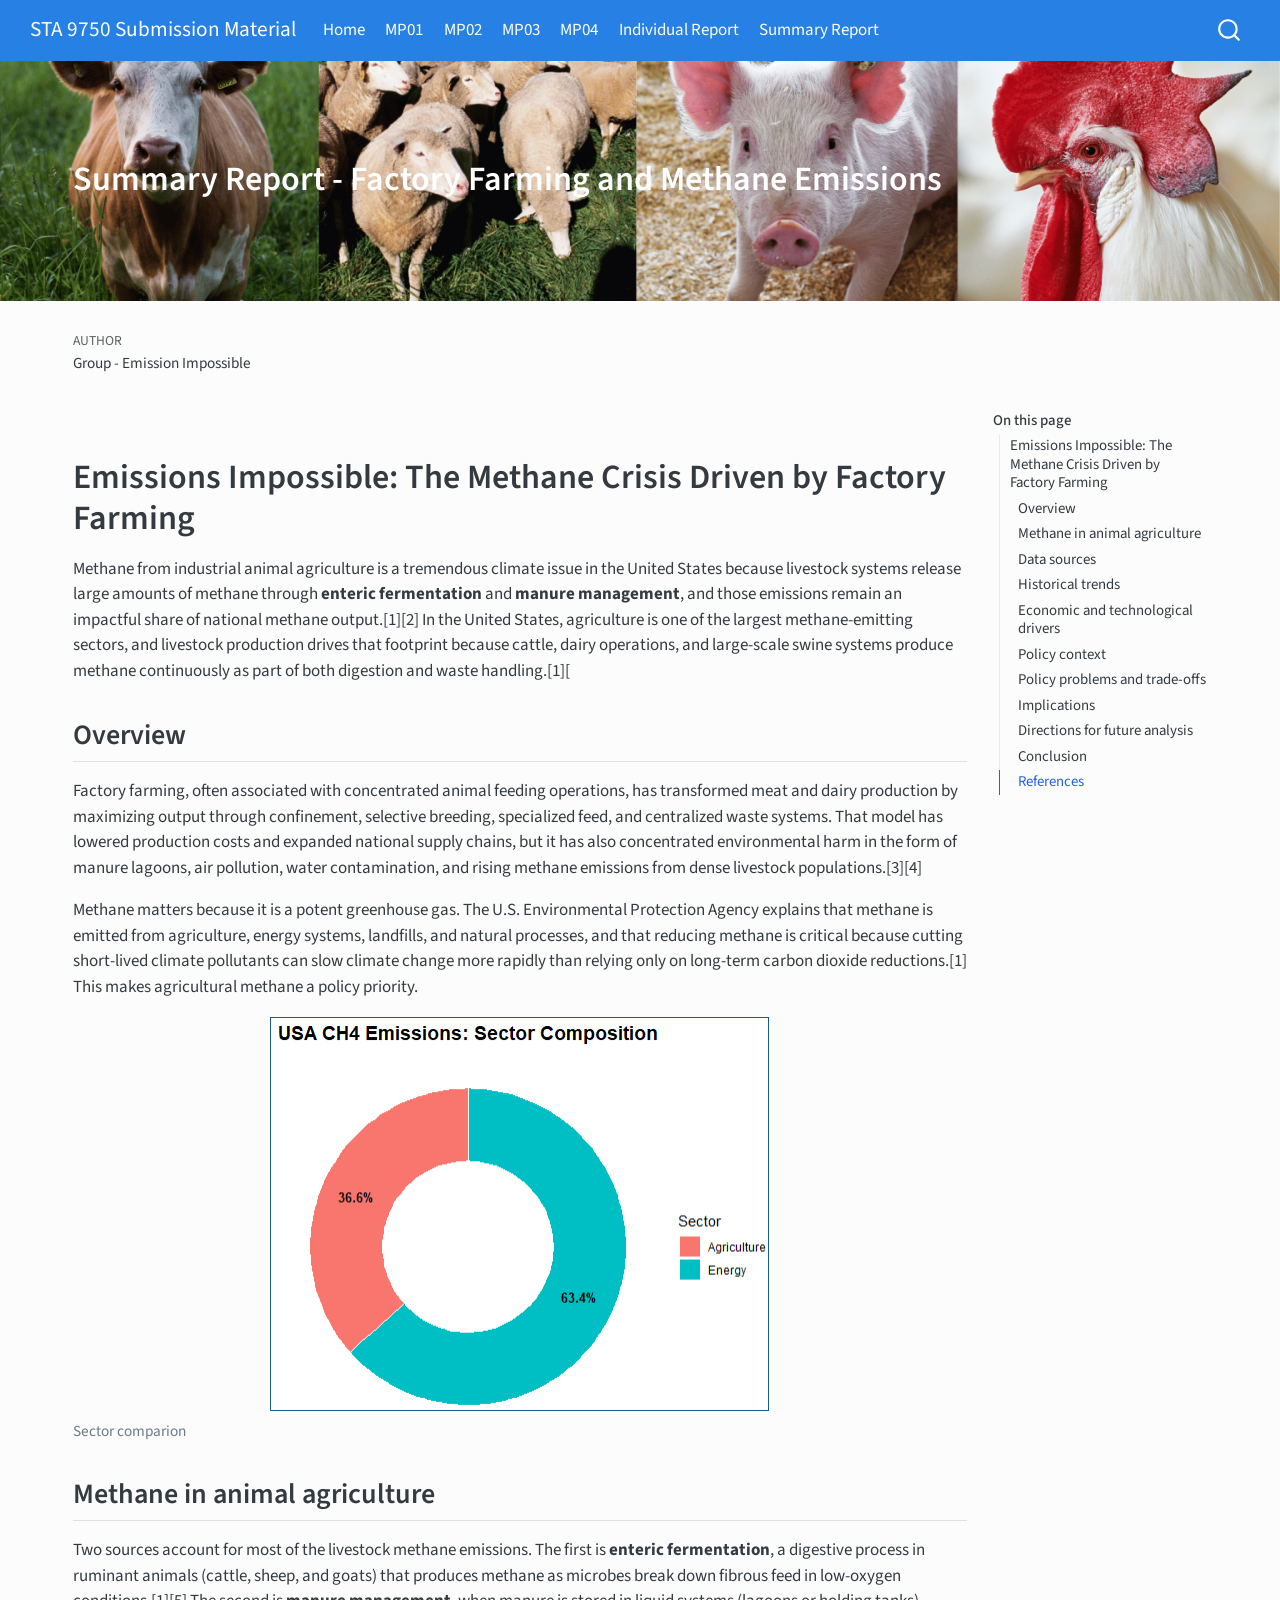
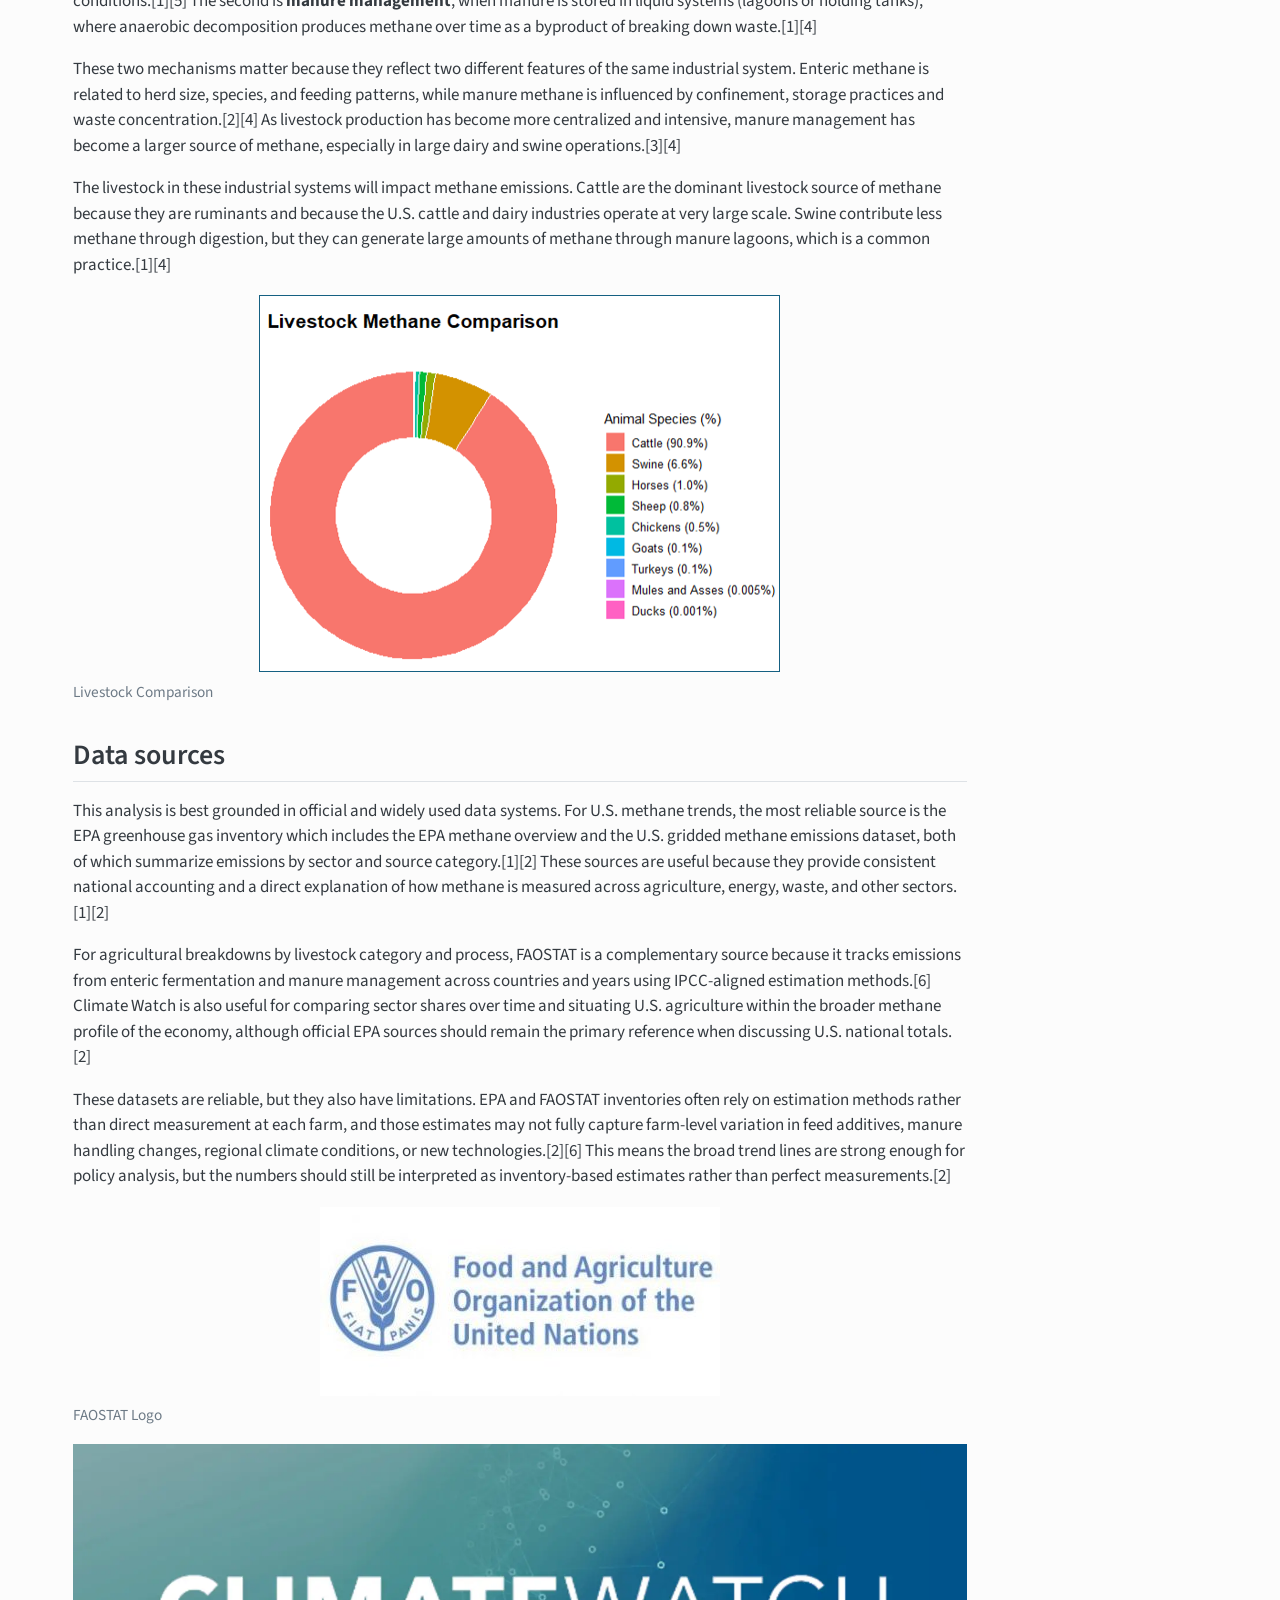
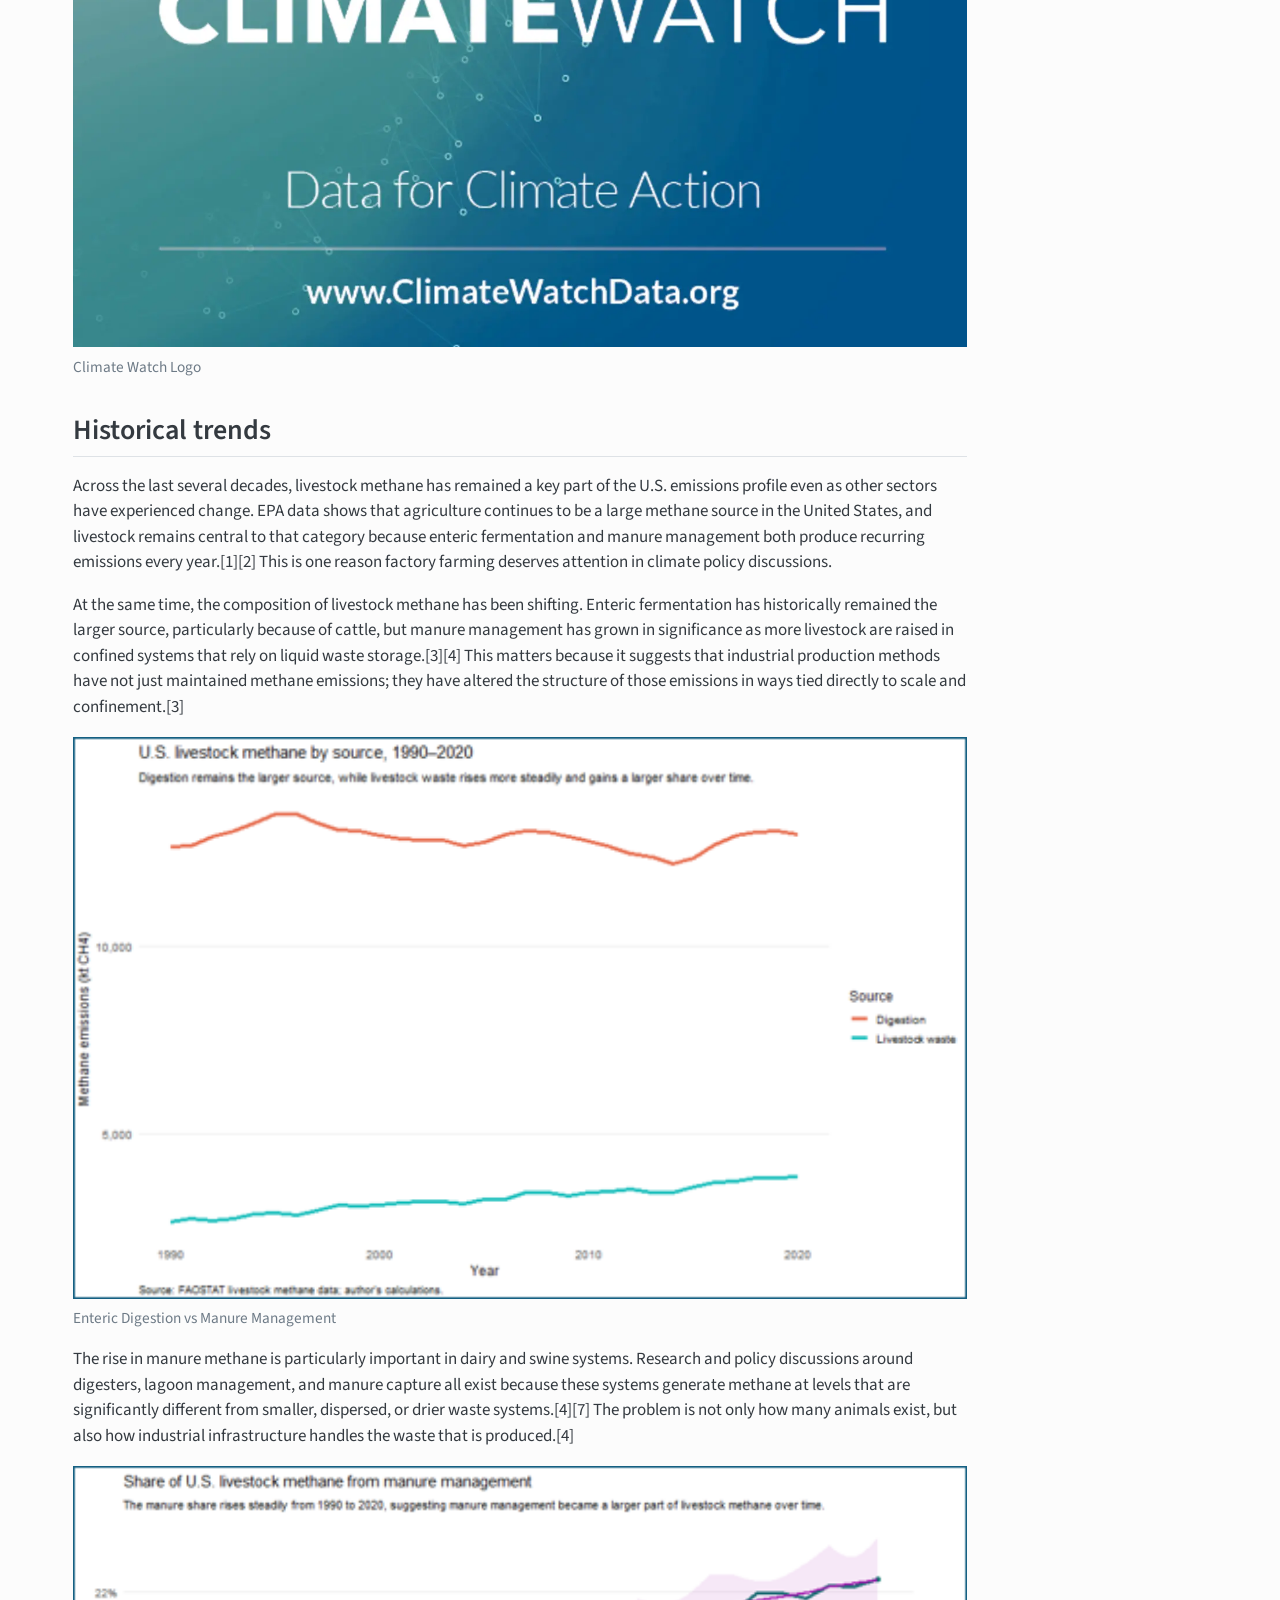
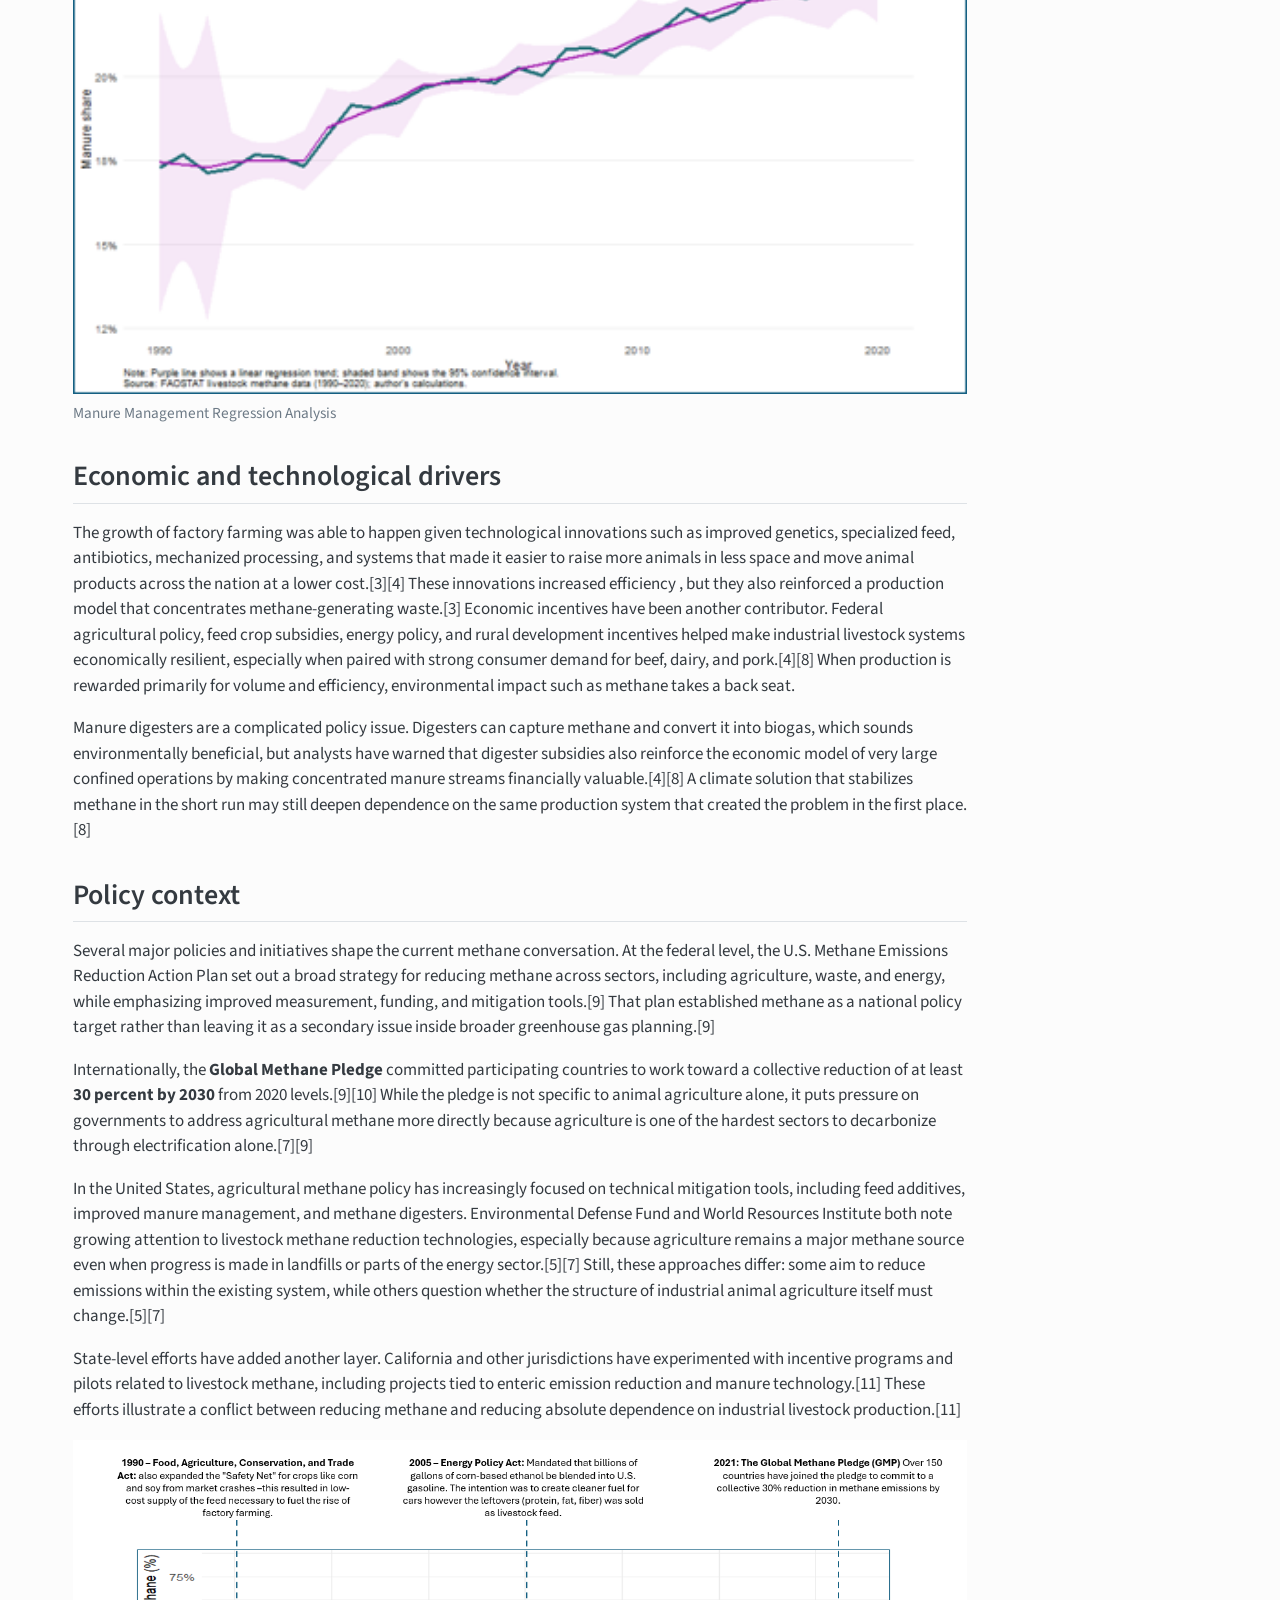
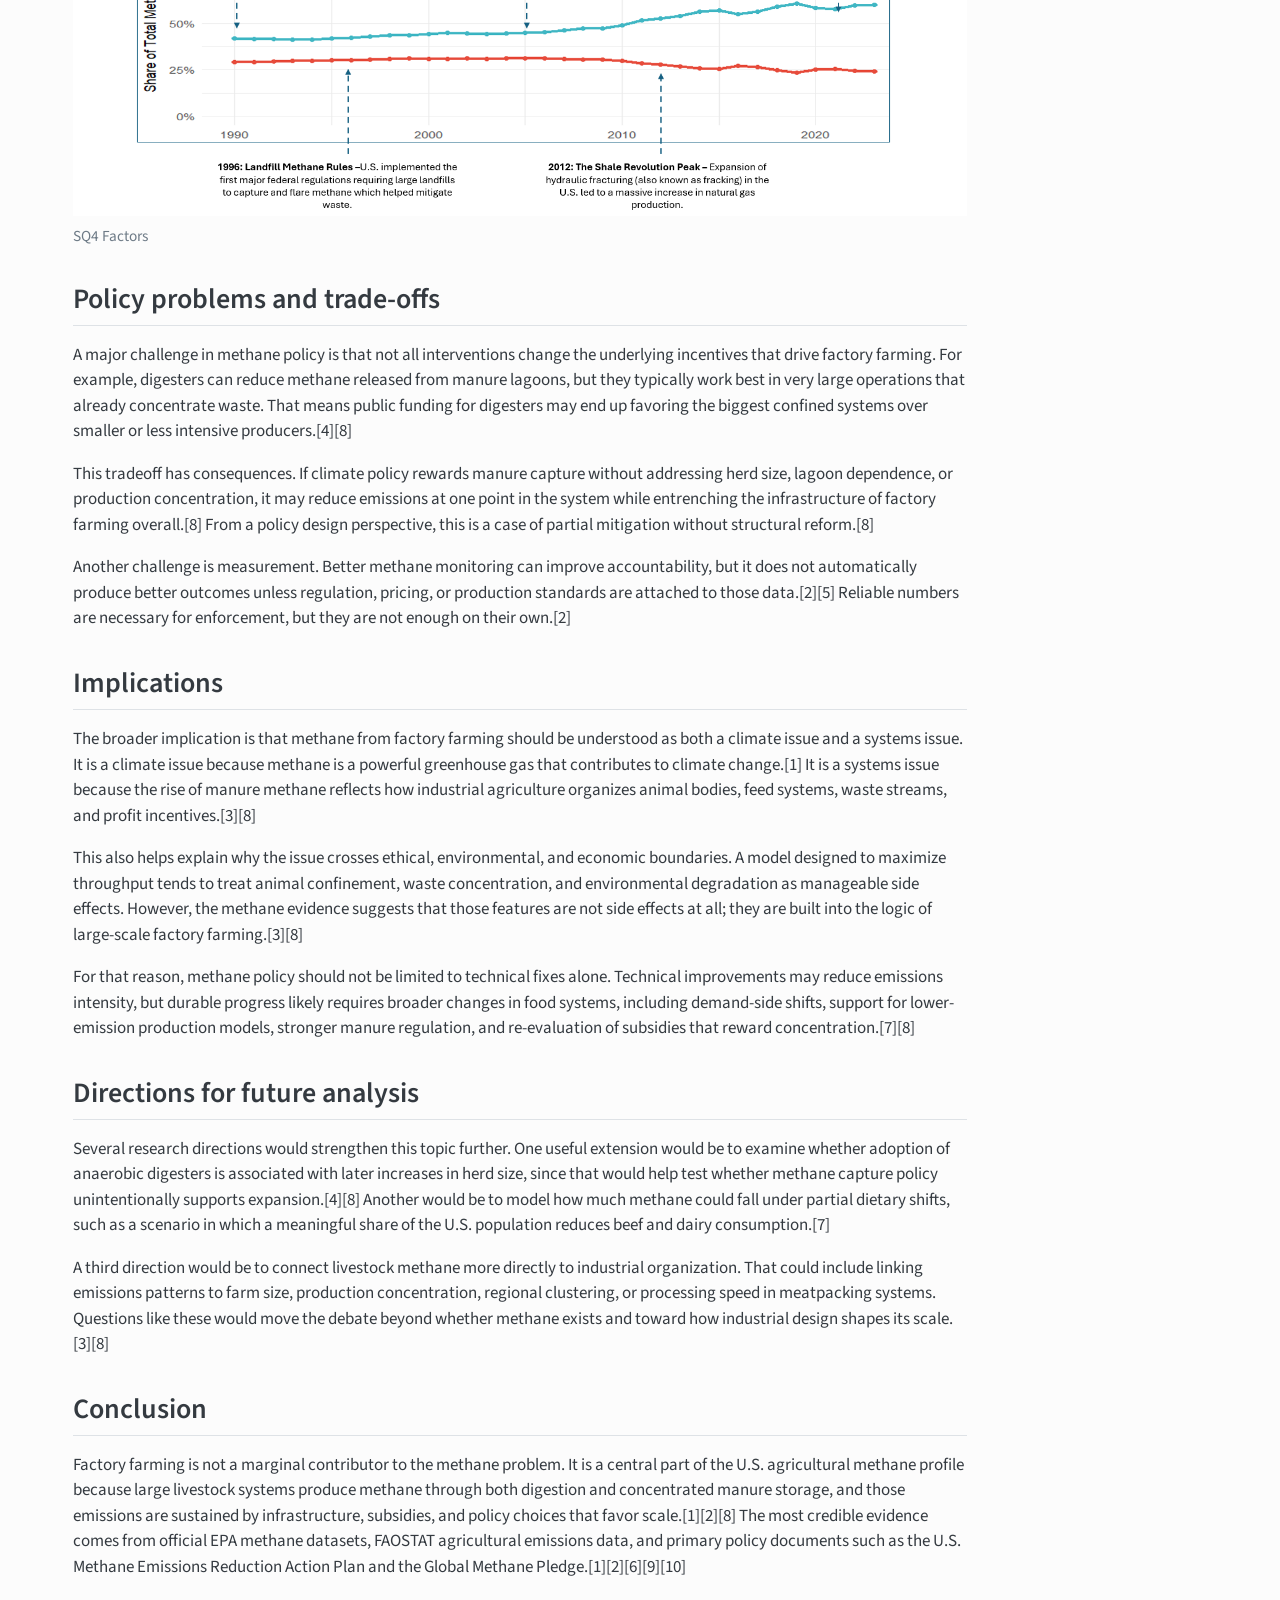
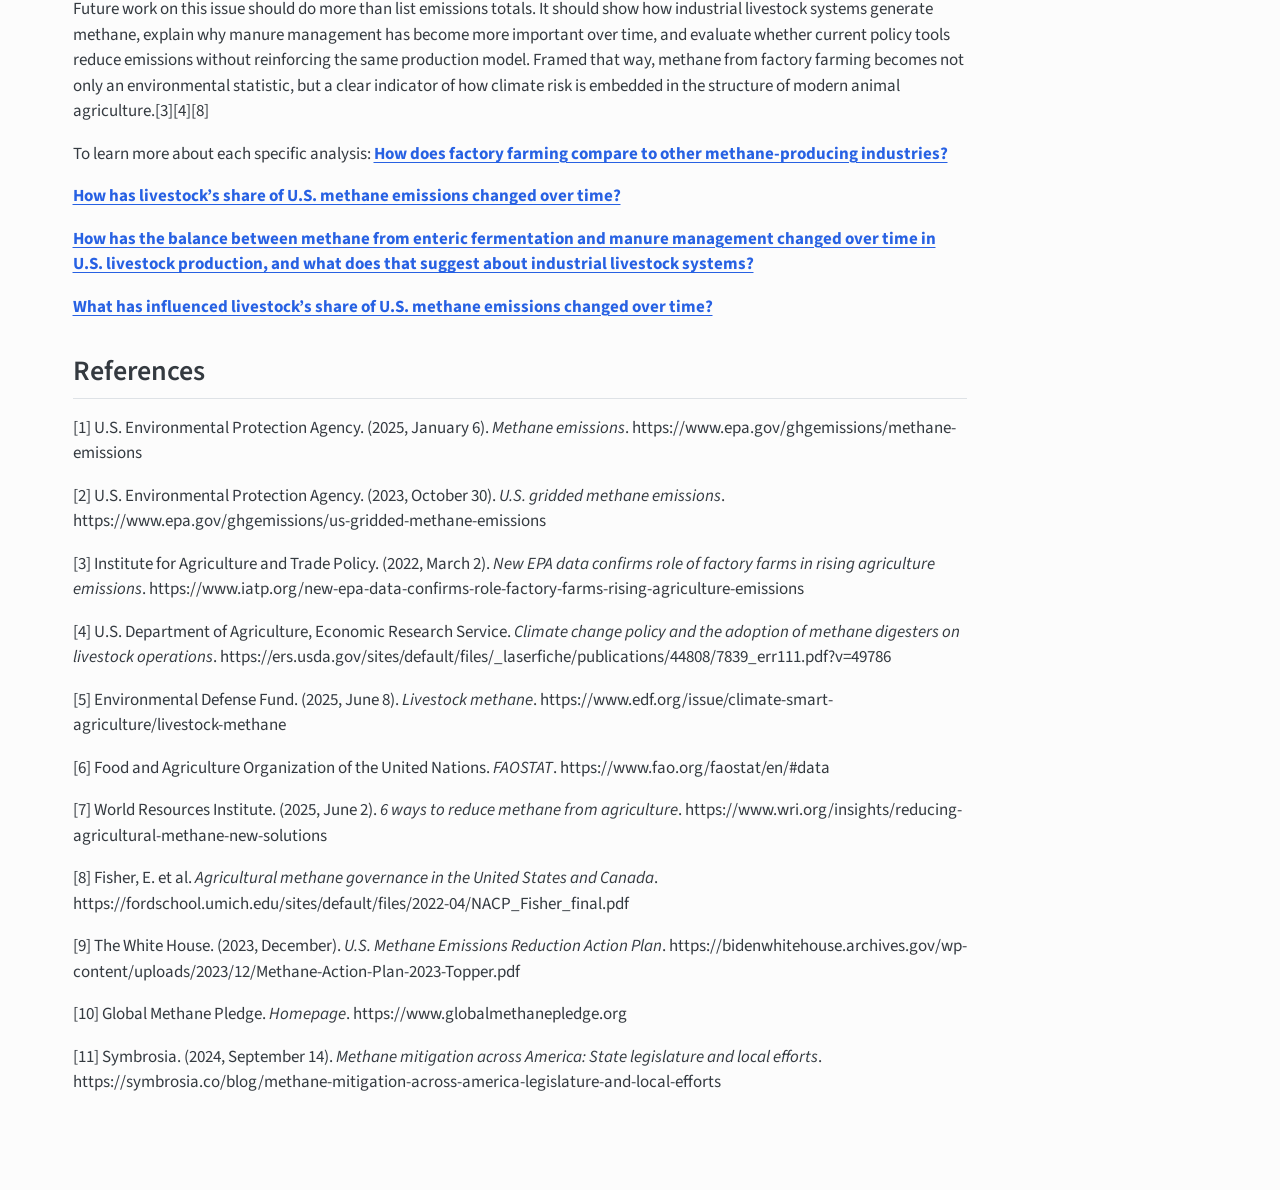
<file: docs/summary_report.html>
<!DOCTYPE html>
<html xmlns="http://www.w3.org/1999/xhtml" lang="en" xml:lang="en"><head>

<meta charset="utf-8">
<meta name="generator" content="quarto-1.8.27">

<meta name="viewport" content="width=device-width, initial-scale=1.0, user-scalable=yes">

<meta name="author" content="Group - Emission Impossible">

<title>Summary Report - Factory Farming and Methane Emissions – STA 9750 Submission Material</title>
<style>
code{white-space: pre-wrap;}
span.smallcaps{font-variant: small-caps;}
div.columns{display: flex; gap: min(4vw, 1.5em);}
div.column{flex: auto; overflow-x: auto;}
div.hanging-indent{margin-left: 1.5em; text-indent: -1.5em;}
ul.task-list{list-style: none;}
ul.task-list li input[type="checkbox"] {
  width: 0.8em;
  margin: 0 0.8em 0.2em -1em; /* quarto-specific, see https://github.com/quarto-dev/quarto-cli/issues/4556 */ 
  vertical-align: middle;
}
</style>


<script src="site_libs/quarto-nav/quarto-nav.js"></script>
<script src="site_libs/quarto-nav/headroom.min.js"></script>
<script src="site_libs/clipboard/clipboard.min.js"></script>
<script src="site_libs/quarto-search/autocomplete.umd.js"></script>
<script src="site_libs/quarto-search/fuse.min.js"></script>
<script src="site_libs/quarto-search/quarto-search.js"></script>
<meta name="quarto:offset" content="./">
<script src="site_libs/quarto-html/quarto.js" type="module"></script>
<script src="site_libs/quarto-html/tabsets/tabsets.js" type="module"></script>
<script src="site_libs/quarto-html/axe/axe-check.js" type="module"></script>
<script src="site_libs/quarto-html/popper.min.js"></script>
<script src="site_libs/quarto-html/tippy.umd.min.js"></script>
<script src="site_libs/quarto-html/anchor.min.js"></script>
<link href="site_libs/quarto-html/tippy.css" rel="stylesheet">
<link href="site_libs/quarto-html/quarto-syntax-highlighting-ed96de9b727972fe78a7b5d16c58bf87.css" rel="stylesheet" id="quarto-text-highlighting-styles">
<script src="site_libs/bootstrap/bootstrap.min.js"></script>
<link href="site_libs/bootstrap/bootstrap-icons.css" rel="stylesheet">
<link href="site_libs/bootstrap/bootstrap-029b10fc0dc652dab2ec1ac156c1a037.min.css" rel="stylesheet" append-hash="true" id="quarto-bootstrap" data-mode="light">
<script id="quarto-search-options" type="application/json">{
  "location": "navbar",
  "copy-button": false,
  "collapse-after": 3,
  "panel-placement": "end",
  "type": "overlay",
  "limit": 50,
  "keyboard-shortcut": [
    "f",
    "/",
    "s"
  ],
  "show-item-context": false,
  "language": {
    "search-no-results-text": "No results",
    "search-matching-documents-text": "matching documents",
    "search-copy-link-title": "Copy link to search",
    "search-hide-matches-text": "Hide additional matches",
    "search-more-match-text": "more match in this document",
    "search-more-matches-text": "more matches in this document",
    "search-clear-button-title": "Clear",
    "search-text-placeholder": "",
    "search-detached-cancel-button-title": "Cancel",
    "search-submit-button-title": "Submit",
    "search-label": "Search"
  }
}</script>
<style>

      .quarto-title-block .quarto-title-banner h1,
      .quarto-title-block .quarto-title-banner h2,
      .quarto-title-block .quarto-title-banner h3,
      .quarto-title-block .quarto-title-banner h4,
      .quarto-title-block .quarto-title-banner h5,
      .quarto-title-block .quarto-title-banner h6
      {
        color: white;
      }

      .quarto-title-block .quarto-title-banner {
        color: white;
background-image: url(livestock.png);
background-size: cover;
      }
</style>
<style>
.quarto-title-block .quarto-title-banner {
    padding-top: 100px;  /* Pushes the title down */
    padding-bottom: 100px; /* Expands the bottom of the banner */
    background-size: cover;
    background-position: center;
}
</style>


<link rel="stylesheet" href="styles.css">
</head>

<body class="nav-fixed quarto-light">

<div id="quarto-search-results"></div>
  <header id="quarto-header" class="headroom fixed-top quarto-banner">
    <nav class="navbar navbar-expand-lg " data-bs-theme="dark">
      <div class="navbar-container container-fluid">
      <div class="navbar-brand-container mx-auto">
    <a class="navbar-brand" href="./index.html">
    <span class="navbar-title">STA 9750 Submission Material</span>
    </a>
  </div>
            <div id="quarto-search" class="" title="Search"></div>
          <button class="navbar-toggler" type="button" data-bs-toggle="collapse" data-bs-target="#navbarCollapse" aria-controls="navbarCollapse" role="menu" aria-expanded="false" aria-label="Toggle navigation" onclick="if (window.quartoToggleHeadroom) { window.quartoToggleHeadroom(); }">
  <span class="navbar-toggler-icon"></span>
</button>
          <div class="collapse navbar-collapse" id="navbarCollapse">
            <ul class="navbar-nav navbar-nav-scroll me-auto">
  <li class="nav-item">
    <a class="nav-link" href="./index.html"> 
<span class="menu-text">Home</span></a>
  </li>  
  <li class="nav-item">
    <a class="nav-link" href="./mp01.html"> 
<span class="menu-text">MP01</span></a>
  </li>  
  <li class="nav-item">
    <a class="nav-link" href="./mp02.html"> 
<span class="menu-text">MP02</span></a>
  </li>  
  <li class="nav-item">
    <a class="nav-link" href="./mp03.html"> 
<span class="menu-text">MP03</span></a>
  </li>  
  <li class="nav-item">
    <a class="nav-link" href="./mp04.html"> 
<span class="menu-text">MP04</span></a>
  </li>  
  <li class="nav-item">
    <a class="nav-link" href="./individual_report.html"> 
<span class="menu-text">Individual Report</span></a>
  </li>  
  <li class="nav-item">
    <a class="nav-link active" href="./summary_report.html" aria-current="page"> 
<span class="menu-text">Summary Report</span></a>
  </li>  
</ul>
          </div> <!-- /navcollapse -->
            <div class="quarto-navbar-tools">
</div>
      </div> <!-- /container-fluid -->
    </nav>
</header>
<!-- content -->
<header id="title-block-header" class="quarto-title-block default page-columns page-full">
  <div class="quarto-title-banner page-columns page-full">
    <div class="quarto-title column-page-left">
      <h1 class="title">Summary Report - Factory Farming and Methane Emissions</h1>
                      </div>
  </div>
    
  
  <div class="quarto-title-meta column-page-left">

      <div>
      <div class="quarto-title-meta-heading">Author</div>
      <div class="quarto-title-meta-contents">
               <p>Group - Emission Impossible </p>
            </div>
    </div>
      
    
      
    </div>
    
  
  </header><div id="quarto-content" class="quarto-container page-columns page-rows-contents page-layout-full page-navbar">
<!-- sidebar -->
<!-- margin-sidebar -->
    <div id="quarto-margin-sidebar" class="sidebar margin-sidebar">
        <nav id="TOC" role="doc-toc" class="toc-active">
    <h2 id="toc-title">On this page</h2>
   
  <ul>
  <li><a href="#emissions-impossible-the-methane-crisis-driven-by-factory-farming" id="toc-emissions-impossible-the-methane-crisis-driven-by-factory-farming" class="nav-link active" data-scroll-target="#emissions-impossible-the-methane-crisis-driven-by-factory-farming">Emissions Impossible: The Methane Crisis Driven by Factory Farming</a>
  <ul class="collapse">
  <li><a href="#overview" id="toc-overview" class="nav-link" data-scroll-target="#overview">Overview</a></li>
  <li><a href="#methane-in-animal-agriculture" id="toc-methane-in-animal-agriculture" class="nav-link" data-scroll-target="#methane-in-animal-agriculture">Methane in animal agriculture</a></li>
  <li><a href="#data-sources" id="toc-data-sources" class="nav-link" data-scroll-target="#data-sources">Data sources</a></li>
  <li><a href="#historical-trends" id="toc-historical-trends" class="nav-link" data-scroll-target="#historical-trends">Historical trends</a></li>
  <li><a href="#economic-and-technological-drivers" id="toc-economic-and-technological-drivers" class="nav-link" data-scroll-target="#economic-and-technological-drivers">Economic and technological drivers</a></li>
  <li><a href="#policy-context" id="toc-policy-context" class="nav-link" data-scroll-target="#policy-context">Policy context</a></li>
  <li><a href="#policy-problems-and-trade-offs" id="toc-policy-problems-and-trade-offs" class="nav-link" data-scroll-target="#policy-problems-and-trade-offs">Policy problems and trade-offs</a></li>
  <li><a href="#implications" id="toc-implications" class="nav-link" data-scroll-target="#implications">Implications</a></li>
  <li><a href="#directions-for-future-analysis" id="toc-directions-for-future-analysis" class="nav-link" data-scroll-target="#directions-for-future-analysis">Directions for future analysis</a></li>
  <li><a href="#conclusion" id="toc-conclusion" class="nav-link" data-scroll-target="#conclusion">Conclusion</a></li>
  <li><a href="#references" id="toc-references" class="nav-link" data-scroll-target="#references">References</a></li>
  </ul></li>
  </ul>
</nav>
    </div>
<!-- main -->
<main class="content quarto-banner-title-block column-page-left" id="quarto-document-content">





<section id="emissions-impossible-the-methane-crisis-driven-by-factory-farming" class="level1">
<h1>Emissions Impossible: The Methane Crisis Driven by Factory Farming</h1>
<p>Methane from industrial animal agriculture is a tremendous climate issue in the United States because livestock systems release large amounts of methane through <strong>enteric fermentation</strong> and <strong>manure management</strong>, and those emissions remain an impactful share of national methane output.[1][2] In the United States, agriculture is one of the largest methane-emitting sectors, and livestock production drives that footprint because cattle, dairy operations, and large-scale swine systems produce methane continuously as part of both digestion and waste handling.[1][</p>
<section id="overview" class="level2">
<h2 class="anchored" data-anchor-id="overview">Overview</h2>
<p>Factory farming, often associated with concentrated animal feeding operations, has transformed meat and dairy production by maximizing output through confinement, selective breeding, specialized feed, and centralized waste systems. That model has lowered production costs and expanded national supply chains, but it has also concentrated environmental harm in the form of manure lagoons, air pollution, water contamination, and rising methane emissions from dense livestock populations.[3][4]</p>
<p>Methane matters because it is a potent greenhouse gas. The U.S. Environmental Protection Agency explains that methane is emitted from agriculture, energy systems, landfills, and natural processes, and that reducing methane is critical because cutting short-lived climate pollutants can slow climate change more rapidly than relying only on long-term carbon dioxide reductions.[1] This makes agricultural methane a policy priority.</p>
<div class="quarto-figure quarto-figure-center">
<figure class="figure">
<p><img src="SQ1_Sectorcomposition.png" class="img-fluid figure-img"></p>
<figcaption>Sector comparion</figcaption>
</figure>
</div>
</section>
<section id="methane-in-animal-agriculture" class="level2">
<h2 class="anchored" data-anchor-id="methane-in-animal-agriculture">Methane in animal agriculture</h2>
<p>Two sources account for most of the livestock methane emissions. The first is <strong>enteric fermentation</strong>, a digestive process in ruminant animals (cattle, sheep, and goats) that produces methane as microbes break down fibrous feed in low-oxygen conditions.[1][5] The second is <strong>manure management</strong>, when manure is stored in liquid systems (lagoons or holding tanks), where anaerobic decomposition produces methane over time as a byproduct of breaking down waste.[1][4]</p>
<p>These two mechanisms matter because they reflect two different features of the same industrial system. Enteric methane is related to herd size, species, and feeding patterns, while manure methane is influenced by confinement, storage practices and waste concentration.[2][4] As livestock production has become more centralized and intensive, manure management has become a larger source of methane, especially in large dairy and swine operations.[3][4]</p>
<p>The livestock in these industrial systems will impact methane emissions. Cattle are the dominant livestock source of methane because they are ruminants and because the U.S. cattle and dairy industries operate at very large scale. Swine contribute less methane through digestion, but they can generate large amounts of methane through manure lagoons, which is a common practice.[1][4]</p>
<div class="quarto-figure quarto-figure-center">
<figure class="figure">
<p><img src="SQ2_Livestockcomparison.png" class="img-fluid figure-img"></p>
<figcaption>Livestock Comparison</figcaption>
</figure>
</div>
</section>
<section id="data-sources" class="level2">
<h2 class="anchored" data-anchor-id="data-sources">Data sources</h2>
<p>This analysis is best grounded in official and widely used data systems. For U.S. methane trends, the most reliable source is the EPA greenhouse gas inventory which includes the EPA methane overview and the U.S. gridded methane emissions dataset, both of which summarize emissions by sector and source category.[1][2] These sources are useful because they provide consistent national accounting and a direct explanation of how methane is measured across agriculture, energy, waste, and other sectors.[1][2]</p>
<p>For agricultural breakdowns by livestock category and process, FAOSTAT is a complementary source because it tracks emissions from enteric fermentation and manure management across countries and years using IPCC-aligned estimation methods.[6] Climate Watch is also useful for comparing sector shares over time and situating U.S. agriculture within the broader methane profile of the economy, although official EPA sources should remain the primary reference when discussing U.S. national totals.[2]</p>
<p>These datasets are reliable, but they also have limitations. EPA and FAOSTAT inventories often rely on estimation methods rather than direct measurement at each farm, and those estimates may not fully capture farm-level variation in feed additives, manure handling changes, regional climate conditions, or new technologies.[2][6] This means the broad trend lines are strong enough for policy analysis, but the numbers should still be interpreted as inventory-based estimates rather than perfect measurements.[2]</p>
<div class="quarto-figure quarto-figure-center">
<figure class="figure">
<p><img src="FAOSTATLOGO.jpg" class="img-fluid figure-img"></p>
<figcaption>FAOSTAT Logo</figcaption>
</figure>
</div>
<div class="quarto-figure quarto-figure-center">
<figure class="figure">
<p><img src="Climatewatchlogo.webp" class="img-fluid figure-img"></p>
<figcaption>Climate Watch Logo</figcaption>
</figure>
</div>
</section>
<section id="historical-trends" class="level2">
<h2 class="anchored" data-anchor-id="historical-trends">Historical trends</h2>
<p>Across the last several decades, livestock methane has remained a key part of the U.S. emissions profile even as other sectors have experienced change. EPA data shows that agriculture continues to be a large methane source in the United States, and livestock remains central to that category because enteric fermentation and manure management both produce recurring emissions every year.[1][2] This is one reason factory farming deserves attention in climate policy discussions.</p>
<p>At the same time, the composition of livestock methane has been shifting. Enteric fermentation has historically remained the larger source, particularly because of cattle, but manure management has grown in significance as more livestock are raised in confined systems that rely on liquid waste storage.[3][4] This matters because it suggests that industrial production methods have not just maintained methane emissions; they have altered the structure of those emissions in ways tied directly to scale and confinement.[3]</p>
<div class="quarto-figure quarto-figure-center">
<figure class="figure">
<p><img src="SQ3_digestionvsmanagement.png" class="img-fluid figure-img" style="width:100.0%"></p>
<figcaption>Enteric Digestion vs Manure Management</figcaption>
</figure>
</div>
<p>The rise in manure methane is particularly important in dairy and swine systems. Research and policy discussions around digesters, lagoon management, and manure capture all exist because these systems generate methane at levels that are significantly different from smaller, dispersed, or drier waste systems.[4][7] The problem is not only how many animals exist, but also how industrial infrastructure handles the waste that is produced.[4]</p>
<div class="quarto-figure quarto-figure-center">
<figure class="figure">
<p><img src="SQ3_manuremanagementregression.png" class="img-fluid figure-img" style="width:100.0%"></p>
<figcaption>Manure Management Regression Analysis</figcaption>
</figure>
</div>
</section>
<section id="economic-and-technological-drivers" class="level2">
<h2 class="anchored" data-anchor-id="economic-and-technological-drivers">Economic and technological drivers</h2>
<p>The growth of factory farming was able to happen given technological innovations such as improved genetics, specialized feed, antibiotics, mechanized processing, and systems that made it easier to raise more animals in less space and move animal products across the nation at a lower cost.[3][4] These innovations increased efficiency , but they also reinforced a production model that concentrates methane-generating waste.[3] Economic incentives have been another contributor. Federal agricultural policy, feed crop subsidies, energy policy, and rural development incentives helped make industrial livestock systems economically resilient, especially when paired with strong consumer demand for beef, dairy, and pork.[4][8] When production is rewarded primarily for volume and efficiency, environmental impact such as methane takes a back seat.</p>
<p>Manure digesters are a complicated policy issue. Digesters can capture methane and convert it into biogas, which sounds environmentally beneficial, but analysts have warned that digester subsidies also reinforce the economic model of very large confined operations by making concentrated manure streams financially valuable.[4][8] A climate solution that stabilizes methane in the short run may still deepen dependence on the same production system that created the problem in the first place.[8]</p>
</section>
<section id="policy-context" class="level2">
<h2 class="anchored" data-anchor-id="policy-context">Policy context</h2>
<p>Several major policies and initiatives shape the current methane conversation. At the federal level, the U.S. Methane Emissions Reduction Action Plan set out a broad strategy for reducing methane across sectors, including agriculture, waste, and energy, while emphasizing improved measurement, funding, and mitigation tools.[9] That plan established methane as a national policy target rather than leaving it as a secondary issue inside broader greenhouse gas planning.[9]</p>
<p>Internationally, the <strong>Global Methane Pledge</strong> committed participating countries to work toward a collective reduction of at least <strong>30 percent by 2030</strong> from 2020 levels.[9][10] While the pledge is not specific to animal agriculture alone, it puts pressure on governments to address agricultural methane more directly because agriculture is one of the hardest sectors to decarbonize through electrification alone.[7][9]</p>
<p>In the United States, agricultural methane policy has increasingly focused on technical mitigation tools, including feed additives, improved manure management, and methane digesters. Environmental Defense Fund and World Resources Institute both note growing attention to livestock methane reduction technologies, especially because agriculture remains a major methane source even when progress is made in landfills or parts of the energy sector.[5][7] Still, these approaches differ: some aim to reduce emissions within the existing system, while others question whether the structure of industrial animal agriculture itself must change.[5][7]</p>
<p>State-level efforts have added another layer. California and other jurisdictions have experimented with incentive programs and pilots related to livestock methane, including projects tied to enteric emission reduction and manure technology.[11] These efforts illustrate a conflict between reducing methane and reducing absolute dependence on industrial livestock production.[11]</p>
<div class="quarto-figure quarto-figure-center">
<figure class="figure">
<p><img src="SQ4_factors.png" class="img-fluid figure-img"></p>
<figcaption>SQ4 Factors</figcaption>
</figure>
</div>
</section>
<section id="policy-problems-and-trade-offs" class="level2">
<h2 class="anchored" data-anchor-id="policy-problems-and-trade-offs">Policy problems and trade-offs</h2>
<p>A major challenge in methane policy is that not all interventions change the underlying incentives that drive factory farming. For example, digesters can reduce methane released from manure lagoons, but they typically work best in very large operations that already concentrate waste. That means public funding for digesters may end up favoring the biggest confined systems over smaller or less intensive producers.[4][8]</p>
<p>This tradeoff has consequences. If climate policy rewards manure capture without addressing herd size, lagoon dependence, or production concentration, it may reduce emissions at one point in the system while entrenching the infrastructure of factory farming overall.[8] From a policy design perspective, this is a case of partial mitigation without structural reform.[8]</p>
<p>Another challenge is measurement. Better methane monitoring can improve accountability, but it does not automatically produce better outcomes unless regulation, pricing, or production standards are attached to those data.[2][5] Reliable numbers are necessary for enforcement, but they are not enough on their own.[2]</p>
</section>
<section id="implications" class="level2">
<h2 class="anchored" data-anchor-id="implications">Implications</h2>
<p>The broader implication is that methane from factory farming should be understood as both a climate issue and a systems issue. It is a climate issue because methane is a powerful greenhouse gas that contributes to climate change.[1] It is a systems issue because the rise of manure methane reflects how industrial agriculture organizes animal bodies, feed systems, waste streams, and profit incentives.[3][8]</p>
<p>This also helps explain why the issue crosses ethical, environmental, and economic boundaries. A model designed to maximize throughput tends to treat animal confinement, waste concentration, and environmental degradation as manageable side effects. However, the methane evidence suggests that those features are not side effects at all; they are built into the logic of large-scale factory farming.[3][8]</p>
<p>For that reason, methane policy should not be limited to technical fixes alone. Technical improvements may reduce emissions intensity, but durable progress likely requires broader changes in food systems, including demand-side shifts, support for lower-emission production models, stronger manure regulation, and re-evaluation of subsidies that reward concentration.[7][8]</p>
</section>
<section id="directions-for-future-analysis" class="level2">
<h2 class="anchored" data-anchor-id="directions-for-future-analysis">Directions for future analysis</h2>
<p>Several research directions would strengthen this topic further. One useful extension would be to examine whether adoption of anaerobic digesters is associated with later increases in herd size, since that would help test whether methane capture policy unintentionally supports expansion.[4][8] Another would be to model how much methane could fall under partial dietary shifts, such as a scenario in which a meaningful share of the U.S. population reduces beef and dairy consumption.[7]</p>
<p>A third direction would be to connect livestock methane more directly to industrial organization. That could include linking emissions patterns to farm size, production concentration, regional clustering, or processing speed in meatpacking systems. Questions like these would move the debate beyond whether methane exists and toward how industrial design shapes its scale.[3][8]</p>
</section>
<section id="conclusion" class="level2">
<h2 class="anchored" data-anchor-id="conclusion">Conclusion</h2>
<p>Factory farming is not a marginal contributor to the methane problem. It is a central part of the U.S. agricultural methane profile because large livestock systems produce methane through both digestion and concentrated manure storage, and those emissions are sustained by infrastructure, subsidies, and policy choices that favor scale.[1][2][8] The most credible evidence comes from official EPA methane datasets, FAOSTAT agricultural emissions data, and primary policy documents such as the U.S. Methane Emissions Reduction Action Plan and the Global Methane Pledge.[1][2][6][9][10]</p>
<p>Future work on this issue should do more than list emissions totals. It should show how industrial livestock systems generate methane, explain why manure management has become more important over time, and evaluate whether current policy tools reduce emissions without reinforcing the same production model. Framed that way, methane from factory farming becomes not only an environmental statistic, but a clear indicator of how climate risk is embedded in the structure of modern animal agriculture.[3][4][8]</p>
<p>To learn more about each specific analysis: <a href="https://laurenrichbetch.github.io/STA9750-2026-SPRING/Individual_Report.html"><strong>How does factory farming compare to other methane-producing industries?</strong></a></p>
<p><a href="https://laurenrichbetch.github.io/STA9750-2026-SPRING/Individual_Report.html"><strong>How has livestock’s share of U.S. methane emissions changed over time?</strong></a></p>
<p><a href="https://miggonzalz.github.io/STA9750-2026-SPRING/individual_report.html"><strong>How has the balance between methane from enteric fermentation and manure management changed over time in U.S. livestock production, and what does that suggest about industrial livestock systems?</strong></a></p>
<p><a href="https://anapau-tapia.github.io/STA9750-2026-SPRING/individual_report.html"><strong>What has influenced livestock’s share of U.S. methane emissions changed over time?</strong></a></p>
</section>
<section id="references" class="level2">
<h2 class="anchored" data-anchor-id="references">References</h2>
<p>[1] U.S. Environmental Protection Agency. (2025, January 6). <em>Methane emissions</em>. https://www.epa.gov/ghgemissions/methane-emissions</p>
<p>[2] U.S. Environmental Protection Agency. (2023, October 30). <em>U.S. gridded methane emissions</em>. https://www.epa.gov/ghgemissions/us-gridded-methane-emissions</p>
<p>[3] Institute for Agriculture and Trade Policy. (2022, March 2). <em>New EPA data confirms role of factory farms in rising agriculture emissions</em>. https://www.iatp.org/new-epa-data-confirms-role-factory-farms-rising-agriculture-emissions</p>
<p>[4] U.S. Department of Agriculture, Economic Research Service. <em>Climate change policy and the adoption of methane digesters on livestock operations</em>. https://ers.usda.gov/sites/default/files/_laserfiche/publications/44808/7839_err111.pdf?v=49786</p>
<p>[5] Environmental Defense Fund. (2025, June 8). <em>Livestock methane</em>. https://www.edf.org/issue/climate-smart-agriculture/livestock-methane</p>
<p>[6] Food and Agriculture Organization of the United Nations. <em>FAOSTAT</em>. https://www.fao.org/faostat/en/#data</p>
<p>[7] World Resources Institute. (2025, June 2). <em>6 ways to reduce methane from agriculture</em>. https://www.wri.org/insights/reducing-agricultural-methane-new-solutions</p>
<p>[8] Fisher, E. et al.&nbsp;<em>Agricultural methane governance in the United States and Canada</em>. https://fordschool.umich.edu/sites/default/files/2022-04/NACP_Fisher_final.pdf</p>
<p>[9] The White House. (2023, December). <em>U.S. Methane Emissions Reduction Action Plan</em>. https://bidenwhitehouse.archives.gov/wp-content/uploads/2023/12/Methane-Action-Plan-2023-Topper.pdf</p>
<p>[10] Global Methane Pledge. <em>Homepage</em>. https://www.globalmethanepledge.org</p>
<p>[11] Symbrosia. (2024, September 14). <em>Methane mitigation across America: State legislature and local efforts</em>. https://symbrosia.co/blog/methane-mitigation-across-america-legislature-and-local-efforts</p>


</section>
</section>

</main> <!-- /main -->
<script id="quarto-html-after-body" type="application/javascript">
  window.document.addEventListener("DOMContentLoaded", function (event) {
    const icon = "";
    const anchorJS = new window.AnchorJS();
    anchorJS.options = {
      placement: 'right',
      icon: icon
    };
    anchorJS.add('.anchored');
    const isCodeAnnotation = (el) => {
      for (const clz of el.classList) {
        if (clz.startsWith('code-annotation-')) {                     
          return true;
        }
      }
      return false;
    }
    const onCopySuccess = function(e) {
      // button target
      const button = e.trigger;
      // don't keep focus
      button.blur();
      // flash "checked"
      button.classList.add('code-copy-button-checked');
      var currentTitle = button.getAttribute("title");
      button.setAttribute("title", "Copied!");
      let tooltip;
      if (window.bootstrap) {
        button.setAttribute("data-bs-toggle", "tooltip");
        button.setAttribute("data-bs-placement", "left");
        button.setAttribute("data-bs-title", "Copied!");
        tooltip = new bootstrap.Tooltip(button, 
          { trigger: "manual", 
            customClass: "code-copy-button-tooltip",
            offset: [0, -8]});
        tooltip.show();    
      }
      setTimeout(function() {
        if (tooltip) {
          tooltip.hide();
          button.removeAttribute("data-bs-title");
          button.removeAttribute("data-bs-toggle");
          button.removeAttribute("data-bs-placement");
        }
        button.setAttribute("title", currentTitle);
        button.classList.remove('code-copy-button-checked');
      }, 1000);
      // clear code selection
      e.clearSelection();
    }
    const getTextToCopy = function(trigger) {
      const outerScaffold = trigger.parentElement.cloneNode(true);
      const codeEl = outerScaffold.querySelector('code');
      for (const childEl of codeEl.children) {
        if (isCodeAnnotation(childEl)) {
          childEl.remove();
        }
      }
      return codeEl.innerText;
    }
    const clipboard = new window.ClipboardJS('.code-copy-button:not([data-in-quarto-modal])', {
      text: getTextToCopy
    });
    clipboard.on('success', onCopySuccess);
    if (window.document.getElementById('quarto-embedded-source-code-modal')) {
      const clipboardModal = new window.ClipboardJS('.code-copy-button[data-in-quarto-modal]', {
        text: getTextToCopy,
        container: window.document.getElementById('quarto-embedded-source-code-modal')
      });
      clipboardModal.on('success', onCopySuccess);
    }
      var localhostRegex = new RegExp(/^(?:http|https):\/\/localhost\:?[0-9]*\//);
      var mailtoRegex = new RegExp(/^mailto:/);
        var filterRegex = new RegExp("https:\/\/miggonzalz\.github\.io\/STA9750-2026-SPRING\/");
      var isInternal = (href) => {
          return filterRegex.test(href) || localhostRegex.test(href) || mailtoRegex.test(href);
      }
      // Inspect non-navigation links and adorn them if external
     var links = window.document.querySelectorAll('a[href]:not(.nav-link):not(.navbar-brand):not(.toc-action):not(.sidebar-link):not(.sidebar-item-toggle):not(.pagination-link):not(.no-external):not([aria-hidden]):not(.dropdown-item):not(.quarto-navigation-tool):not(.about-link)');
      for (var i=0; i<links.length; i++) {
        const link = links[i];
        if (!isInternal(link.href)) {
          // undo the damage that might have been done by quarto-nav.js in the case of
          // links that we want to consider external
          if (link.dataset.originalHref !== undefined) {
            link.href = link.dataset.originalHref;
          }
        }
      }
    function tippyHover(el, contentFn, onTriggerFn, onUntriggerFn) {
      const config = {
        allowHTML: true,
        maxWidth: 500,
        delay: 100,
        arrow: false,
        appendTo: function(el) {
            return el.parentElement;
        },
        interactive: true,
        interactiveBorder: 10,
        theme: 'quarto',
        placement: 'bottom-start',
      };
      if (contentFn) {
        config.content = contentFn;
      }
      if (onTriggerFn) {
        config.onTrigger = onTriggerFn;
      }
      if (onUntriggerFn) {
        config.onUntrigger = onUntriggerFn;
      }
      window.tippy(el, config); 
    }
    const noterefs = window.document.querySelectorAll('a[role="doc-noteref"]');
    for (var i=0; i<noterefs.length; i++) {
      const ref = noterefs[i];
      tippyHover(ref, function() {
        // use id or data attribute instead here
        let href = ref.getAttribute('data-footnote-href') || ref.getAttribute('href');
        try { href = new URL(href).hash; } catch {}
        const id = href.replace(/^#\/?/, "");
        const note = window.document.getElementById(id);
        if (note) {
          return note.innerHTML;
        } else {
          return "";
        }
      });
    }
    const xrefs = window.document.querySelectorAll('a.quarto-xref');
    const processXRef = (id, note) => {
      // Strip column container classes
      const stripColumnClz = (el) => {
        el.classList.remove("page-full", "page-columns");
        if (el.children) {
          for (const child of el.children) {
            stripColumnClz(child);
          }
        }
      }
      stripColumnClz(note)
      if (id === null || id.startsWith('sec-')) {
        // Special case sections, only their first couple elements
        const container = document.createElement("div");
        if (note.children && note.children.length > 2) {
          container.appendChild(note.children[0].cloneNode(true));
          for (let i = 1; i < note.children.length; i++) {
            const child = note.children[i];
            if (child.tagName === "P" && child.innerText === "") {
              continue;
            } else {
              container.appendChild(child.cloneNode(true));
              break;
            }
          }
          if (window.Quarto?.typesetMath) {
            window.Quarto.typesetMath(container);
          }
          return container.innerHTML
        } else {
          if (window.Quarto?.typesetMath) {
            window.Quarto.typesetMath(note);
          }
          return note.innerHTML;
        }
      } else {
        // Remove any anchor links if they are present
        const anchorLink = note.querySelector('a.anchorjs-link');
        if (anchorLink) {
          anchorLink.remove();
        }
        if (window.Quarto?.typesetMath) {
          window.Quarto.typesetMath(note);
        }
        if (note.classList.contains("callout")) {
          return note.outerHTML;
        } else {
          return note.innerHTML;
        }
      }
    }
    for (var i=0; i<xrefs.length; i++) {
      const xref = xrefs[i];
      tippyHover(xref, undefined, function(instance) {
        instance.disable();
        let url = xref.getAttribute('href');
        let hash = undefined; 
        if (url.startsWith('#')) {
          hash = url;
        } else {
          try { hash = new URL(url).hash; } catch {}
        }
        if (hash) {
          const id = hash.replace(/^#\/?/, "");
          const note = window.document.getElementById(id);
          if (note !== null) {
            try {
              const html = processXRef(id, note.cloneNode(true));
              instance.setContent(html);
            } finally {
              instance.enable();
              instance.show();
            }
          } else {
            // See if we can fetch this
            fetch(url.split('#')[0])
            .then(res => res.text())
            .then(html => {
              const parser = new DOMParser();
              const htmlDoc = parser.parseFromString(html, "text/html");
              const note = htmlDoc.getElementById(id);
              if (note !== null) {
                const html = processXRef(id, note);
                instance.setContent(html);
              } 
            }).finally(() => {
              instance.enable();
              instance.show();
            });
          }
        } else {
          // See if we can fetch a full url (with no hash to target)
          // This is a special case and we should probably do some content thinning / targeting
          fetch(url)
          .then(res => res.text())
          .then(html => {
            const parser = new DOMParser();
            const htmlDoc = parser.parseFromString(html, "text/html");
            const note = htmlDoc.querySelector('main.content');
            if (note !== null) {
              // This should only happen for chapter cross references
              // (since there is no id in the URL)
              // remove the first header
              if (note.children.length > 0 && note.children[0].tagName === "HEADER") {
                note.children[0].remove();
              }
              const html = processXRef(null, note);
              instance.setContent(html);
            } 
          }).finally(() => {
            instance.enable();
            instance.show();
          });
        }
      }, function(instance) {
      });
    }
        let selectedAnnoteEl;
        const selectorForAnnotation = ( cell, annotation) => {
          let cellAttr = 'data-code-cell="' + cell + '"';
          let lineAttr = 'data-code-annotation="' +  annotation + '"';
          const selector = 'span[' + cellAttr + '][' + lineAttr + ']';
          return selector;
        }
        const selectCodeLines = (annoteEl) => {
          const doc = window.document;
          const targetCell = annoteEl.getAttribute("data-target-cell");
          const targetAnnotation = annoteEl.getAttribute("data-target-annotation");
          const annoteSpan = window.document.querySelector(selectorForAnnotation(targetCell, targetAnnotation));
          const lines = annoteSpan.getAttribute("data-code-lines").split(",");
          const lineIds = lines.map((line) => {
            return targetCell + "-" + line;
          })
          let top = null;
          let height = null;
          let parent = null;
          if (lineIds.length > 0) {
              //compute the position of the single el (top and bottom and make a div)
              const el = window.document.getElementById(lineIds[0]);
              top = el.offsetTop;
              height = el.offsetHeight;
              parent = el.parentElement.parentElement;
            if (lineIds.length > 1) {
              const lastEl = window.document.getElementById(lineIds[lineIds.length - 1]);
              const bottom = lastEl.offsetTop + lastEl.offsetHeight;
              height = bottom - top;
            }
            if (top !== null && height !== null && parent !== null) {
              // cook up a div (if necessary) and position it 
              let div = window.document.getElementById("code-annotation-line-highlight");
              if (div === null) {
                div = window.document.createElement("div");
                div.setAttribute("id", "code-annotation-line-highlight");
                div.style.position = 'absolute';
                parent.appendChild(div);
              }
              div.style.top = top - 2 + "px";
              div.style.height = height + 4 + "px";
              div.style.left = 0;
              let gutterDiv = window.document.getElementById("code-annotation-line-highlight-gutter");
              if (gutterDiv === null) {
                gutterDiv = window.document.createElement("div");
                gutterDiv.setAttribute("id", "code-annotation-line-highlight-gutter");
                gutterDiv.style.position = 'absolute';
                const codeCell = window.document.getElementById(targetCell);
                const gutter = codeCell.querySelector('.code-annotation-gutter');
                gutter.appendChild(gutterDiv);
              }
              gutterDiv.style.top = top - 2 + "px";
              gutterDiv.style.height = height + 4 + "px";
            }
            selectedAnnoteEl = annoteEl;
          }
        };
        const unselectCodeLines = () => {
          const elementsIds = ["code-annotation-line-highlight", "code-annotation-line-highlight-gutter"];
          elementsIds.forEach((elId) => {
            const div = window.document.getElementById(elId);
            if (div) {
              div.remove();
            }
          });
          selectedAnnoteEl = undefined;
        };
          // Handle positioning of the toggle
      window.addEventListener(
        "resize",
        throttle(() => {
          elRect = undefined;
          if (selectedAnnoteEl) {
            selectCodeLines(selectedAnnoteEl);
          }
        }, 10)
      );
      function throttle(fn, ms) {
      let throttle = false;
      let timer;
        return (...args) => {
          if(!throttle) { // first call gets through
              fn.apply(this, args);
              throttle = true;
          } else { // all the others get throttled
              if(timer) clearTimeout(timer); // cancel #2
              timer = setTimeout(() => {
                fn.apply(this, args);
                timer = throttle = false;
              }, ms);
          }
        };
      }
        // Attach click handler to the DT
        const annoteDls = window.document.querySelectorAll('dt[data-target-cell]');
        for (const annoteDlNode of annoteDls) {
          annoteDlNode.addEventListener('click', (event) => {
            const clickedEl = event.target;
            if (clickedEl !== selectedAnnoteEl) {
              unselectCodeLines();
              const activeEl = window.document.querySelector('dt[data-target-cell].code-annotation-active');
              if (activeEl) {
                activeEl.classList.remove('code-annotation-active');
              }
              selectCodeLines(clickedEl);
              clickedEl.classList.add('code-annotation-active');
            } else {
              // Unselect the line
              unselectCodeLines();
              clickedEl.classList.remove('code-annotation-active');
            }
          });
        }
    const findCites = (el) => {
      const parentEl = el.parentElement;
      if (parentEl) {
        const cites = parentEl.dataset.cites;
        if (cites) {
          return {
            el,
            cites: cites.split(' ')
          };
        } else {
          return findCites(el.parentElement)
        }
      } else {
        return undefined;
      }
    };
    var bibliorefs = window.document.querySelectorAll('a[role="doc-biblioref"]');
    for (var i=0; i<bibliorefs.length; i++) {
      const ref = bibliorefs[i];
      const citeInfo = findCites(ref);
      if (citeInfo) {
        tippyHover(citeInfo.el, function() {
          var popup = window.document.createElement('div');
          citeInfo.cites.forEach(function(cite) {
            var citeDiv = window.document.createElement('div');
            citeDiv.classList.add('hanging-indent');
            citeDiv.classList.add('csl-entry');
            var biblioDiv = window.document.getElementById('ref-' + cite);
            if (biblioDiv) {
              citeDiv.innerHTML = biblioDiv.innerHTML;
            }
            popup.appendChild(citeDiv);
          });
          return popup.innerHTML;
        });
      }
    }
  });
  </script>
</div> <!-- /content -->




</body></html>
</file>
<file: docs/site_libs/quarto-html/tippy.css>
.tippy-box[data-animation=fade][data-state=hidden]{opacity:0}[data-tippy-root]{max-width:calc(100vw - 10px)}.tippy-box{position:relative;background-color:#333;color:#fff;border-radius:4px;font-size:14px;line-height:1.4;white-space:normal;outline:0;transition-property:transform,visibility,opacity}.tippy-box[data-placement^=top]>.tippy-arrow{bottom:0}.tippy-box[data-placement^=top]>.tippy-arrow:before{bottom:-7px;left:0;border-width:8px 8px 0;border-top-color:initial;transform-origin:center top}.tippy-box[data-placement^=bottom]>.tippy-arrow{top:0}.tippy-box[data-placement^=bottom]>.tippy-arrow:before{top:-7px;left:0;border-width:0 8px 8px;border-bottom-color:initial;transform-origin:center bottom}.tippy-box[data-placement^=left]>.tippy-arrow{right:0}.tippy-box[data-placement^=left]>.tippy-arrow:before{border-width:8px 0 8px 8px;border-left-color:initial;right:-7px;transform-origin:center left}.tippy-box[data-placement^=right]>.tippy-arrow{left:0}.tippy-box[data-placement^=right]>.tippy-arrow:before{left:-7px;border-width:8px 8px 8px 0;border-right-color:initial;transform-origin:center right}.tippy-box[data-inertia][data-state=visible]{transition-timing-function:cubic-bezier(.54,1.5,.38,1.11)}.tippy-arrow{width:16px;height:16px;color:#333}.tippy-arrow:before{content:"";position:absolute;border-color:transparent;border-style:solid}.tippy-content{position:relative;padding:5px 9px;z-index:1}
</file>
<file: docs/site_libs/quarto-html/quarto-syntax-highlighting-ed96de9b727972fe78a7b5d16c58bf87.css>
/* quarto syntax highlight colors */
:root {
  --quarto-hl-ot-color: #003B4F;
  --quarto-hl-at-color: #657422;
  --quarto-hl-ss-color: #20794D;
  --quarto-hl-an-color: #5E5E5E;
  --quarto-hl-fu-color: #4758AB;
  --quarto-hl-st-color: #20794D;
  --quarto-hl-cf-color: #003B4F;
  --quarto-hl-op-color: #5E5E5E;
  --quarto-hl-er-color: #AD0000;
  --quarto-hl-bn-color: #AD0000;
  --quarto-hl-al-color: #AD0000;
  --quarto-hl-va-color: #111111;
  --quarto-hl-bu-color: inherit;
  --quarto-hl-ex-color: inherit;
  --quarto-hl-pp-color: #AD0000;
  --quarto-hl-in-color: #5E5E5E;
  --quarto-hl-vs-color: #20794D;
  --quarto-hl-wa-color: #5E5E5E;
  --quarto-hl-do-color: #5E5E5E;
  --quarto-hl-im-color: #00769E;
  --quarto-hl-ch-color: #20794D;
  --quarto-hl-dt-color: #AD0000;
  --quarto-hl-fl-color: #AD0000;
  --quarto-hl-co-color: #5E5E5E;
  --quarto-hl-cv-color: #5E5E5E;
  --quarto-hl-cn-color: #8f5902;
  --quarto-hl-sc-color: #5E5E5E;
  --quarto-hl-dv-color: #AD0000;
  --quarto-hl-kw-color: #003B4F;
}

/* other quarto variables */
:root {
  --quarto-font-monospace: SFMono-Regular, Menlo, Monaco, Consolas, "Liberation Mono", "Courier New", monospace;
}

/* syntax highlight based on Pandoc's rules */
pre > code.sourceCode > span {
  color: #003B4F;
}

code.sourceCode > span {
  color: #003B4F;
}

div.sourceCode,
div.sourceCode pre.sourceCode {
  color: #003B4F;
}

/* Normal */
code span {
  color: #003B4F;
}

/* Alert */
code span.al {
  color: #AD0000;
  font-style: inherit;
}

/* Annotation */
code span.an {
  color: #5E5E5E;
  font-style: inherit;
}

/* Attribute */
code span.at {
  color: #657422;
  font-style: inherit;
}

/* BaseN */
code span.bn {
  color: #AD0000;
  font-style: inherit;
}

/* BuiltIn */
code span.bu {
  font-style: inherit;
}

/* ControlFlow */
code span.cf {
  color: #003B4F;
  font-weight: bold;
  font-style: inherit;
}

/* Char */
code span.ch {
  color: #20794D;
  font-style: inherit;
}

/* Constant */
code span.cn {
  color: #8f5902;
  font-style: inherit;
}

/* Comment */
code span.co {
  color: #5E5E5E;
  font-style: inherit;
}

/* CommentVar */
code span.cv {
  color: #5E5E5E;
  font-style: italic;
}

/* Documentation */
code span.do {
  color: #5E5E5E;
  font-style: italic;
}

/* DataType */
code span.dt {
  color: #AD0000;
  font-style: inherit;
}

/* DecVal */
code span.dv {
  color: #AD0000;
  font-style: inherit;
}

/* Error */
code span.er {
  color: #AD0000;
  font-style: inherit;
}

/* Extension */
code span.ex {
  font-style: inherit;
}

/* Float */
code span.fl {
  color: #AD0000;
  font-style: inherit;
}

/* Function */
code span.fu {
  color: #4758AB;
  font-style: inherit;
}

/* Import */
code span.im {
  color: #00769E;
  font-style: inherit;
}

/* Information */
code span.in {
  color: #5E5E5E;
  font-style: inherit;
}

/* Keyword */
code span.kw {
  color: #003B4F;
  font-weight: bold;
  font-style: inherit;
}

/* Operator */
code span.op {
  color: #5E5E5E;
  font-style: inherit;
}

/* Other */
code span.ot {
  color: #003B4F;
  font-style: inherit;
}

/* Preprocessor */
code span.pp {
  color: #AD0000;
  font-style: inherit;
}

/* SpecialChar */
code span.sc {
  color: #5E5E5E;
  font-style: inherit;
}

/* SpecialString */
code span.ss {
  color: #20794D;
  font-style: inherit;
}

/* String */
code span.st {
  color: #20794D;
  font-style: inherit;
}

/* Variable */
code span.va {
  color: #111111;
  font-style: inherit;
}

/* VerbatimString */
code span.vs {
  color: #20794D;
  font-style: inherit;
}

/* Warning */
code span.wa {
  color: #5E5E5E;
  font-style: italic;
}

.prevent-inlining {
  content: "</";
}

/*# sourceMappingURL=0920dd6d7437995b8cdf7429764427b1.css.map */
</file>
<file: docs/styles.css>
/* This targets the <div> you wrapped around your content */
.custom-style {
  background-color: #ffffff; /* White card */
  color: #444444;           /* Soft dark gray text */
  padding: 40px;
  border: 1px solid #eeeeee; /* Light border like the example */
  border-radius: 15px;      /* Rounded corners for the 'card' */
  box-shadow: 0 4px 6px rgba(0,0,0,0.05); /* Subtle shadow */
  max-width: 800px;
  margin: 40px auto;        /* Centers the card on the page */
}
/* ADD THIS PART HERE: This specifically styles the title at the top of the card */
.custom-style h1 {
  margin-top: 0;        /* Removes extra space above the title */
  margin-bottom: 20px;  /* Adds a clean gap before the photo */
  text-align: center;   /* Keeps it centered */
  font-weight: 700;
  color: #222222;
}
/* Adjust the body background to light gray to make the white card pop */
body {
  background-color: #fcfcfc;
}
/* This ensures the 'Jolla' content (photo + links) stays centered */
.quarto-about-jolla {
  display: flex;
  flex-direction: column;
  align-items: center;
  text-align: center;
}

/* This adds a little space between your headshot and your name */
.about-image {
  margin-bottom: 2rem;
}

/* This styles your 'Last Updated' footer to be smaller and centered */
hr + p {
  text-align: center;
  font-size: 0.85rem;
  color: #888888;
}
</file>
<file: docs/site_libs/htmltools-fill-0.5.9/fill.css>
@layer htmltools {
  .html-fill-container {
    display: flex;
    flex-direction: column;
    /* Prevent the container from expanding vertically or horizontally beyond its
    parent's constraints. */
    min-height: 0;
    min-width: 0;
  }
  .html-fill-container > .html-fill-item {
    /* Fill items can grow and shrink freely within
    available vertical space in fillable container */
    flex: 1 1 auto;
    min-height: 0;
    min-width: 0;
  }
  .html-fill-container > :not(.html-fill-item) {
    /* Prevent shrinking or growing of non-fill items */
    flex: 0 0 auto;
  }
}
</file>
<file: docs/site_libs/DiagrammeR-styles-0.2/styles.css>
.DiagrammeR,.grViz pre {
  white-space: pre-wrap;       /* CSS 3 */
  white-space: -moz-pre-wrap;  /* Mozilla, since 1999 */
  white-space: -pre-wrap;      /* Opera 4-6 */
  white-space: -o-pre-wrap;    /* Opera 7 */
  word-wrap: break-word;       /* Internet Explorer 5.5+ */
}

.DiagrammeR g .label {
  font-family: Helvetica;
  font-size: 14px;
  color: #333333;
}
</file>
